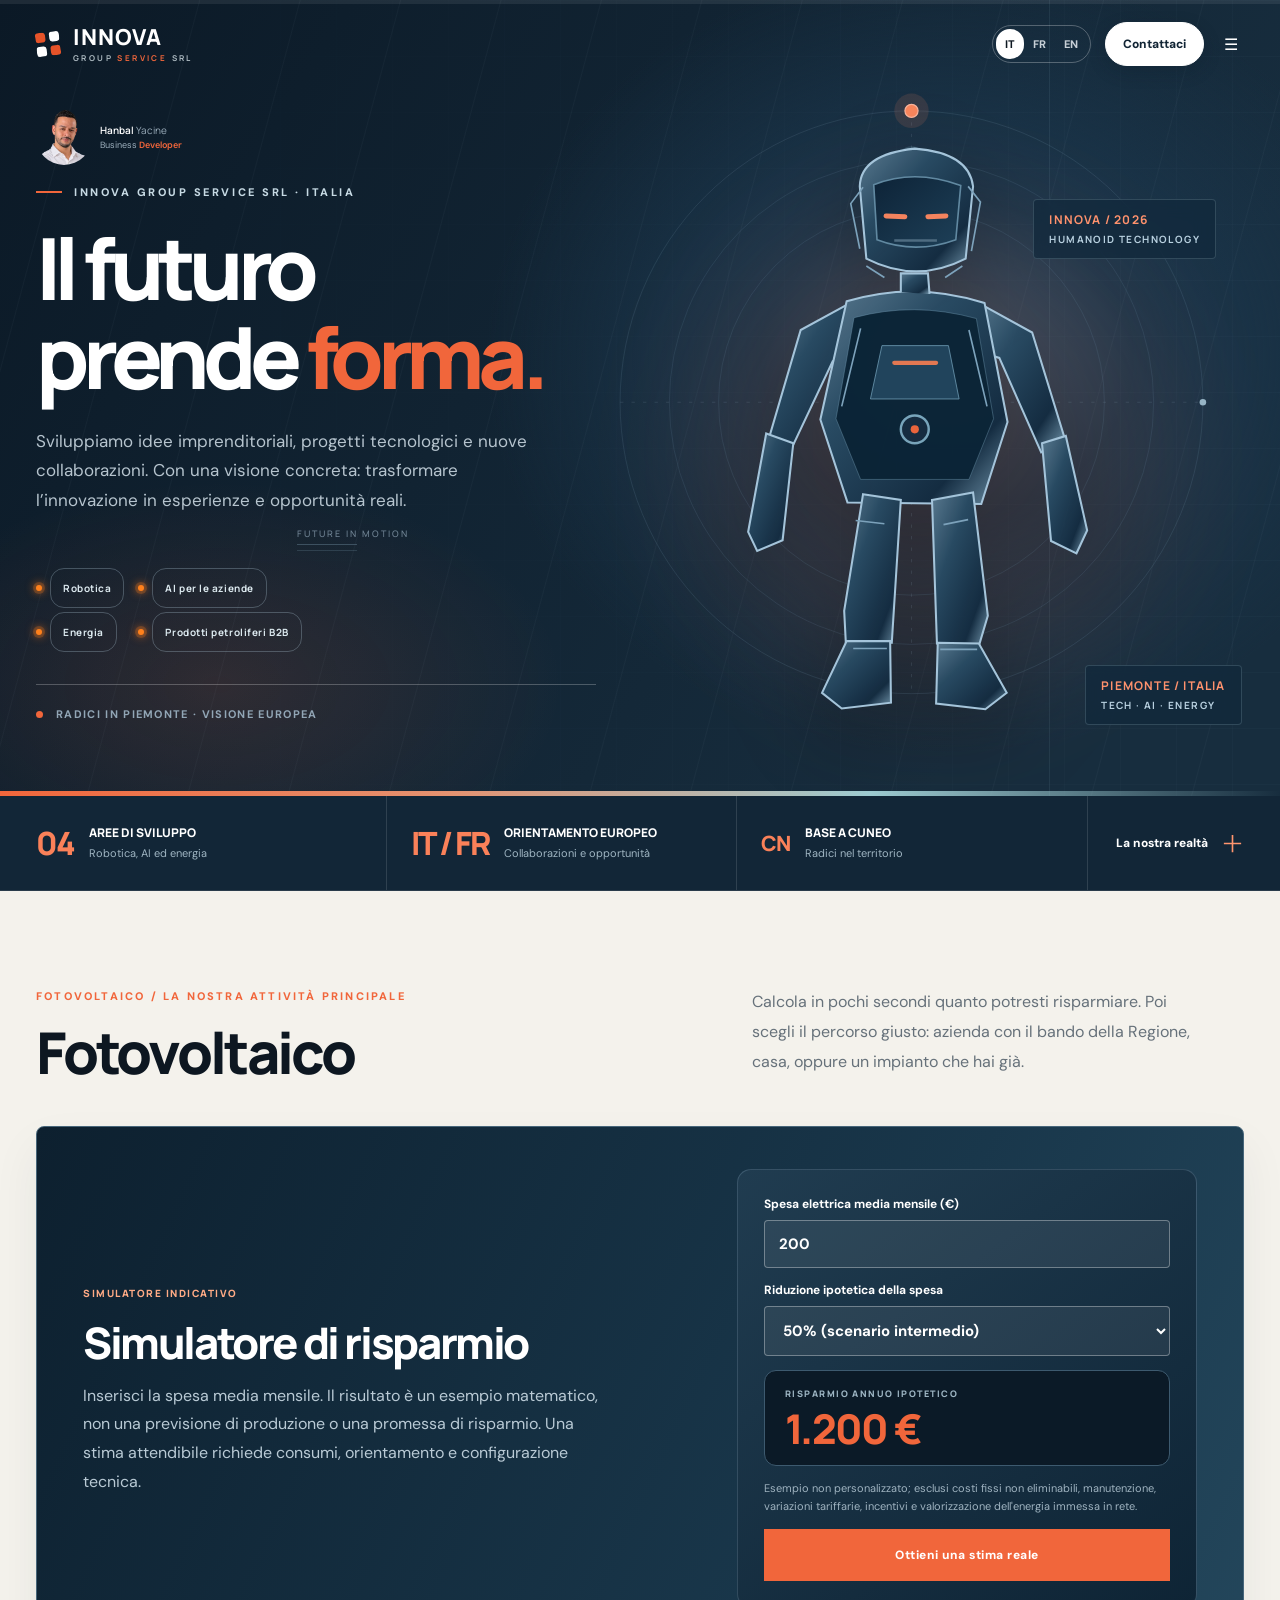
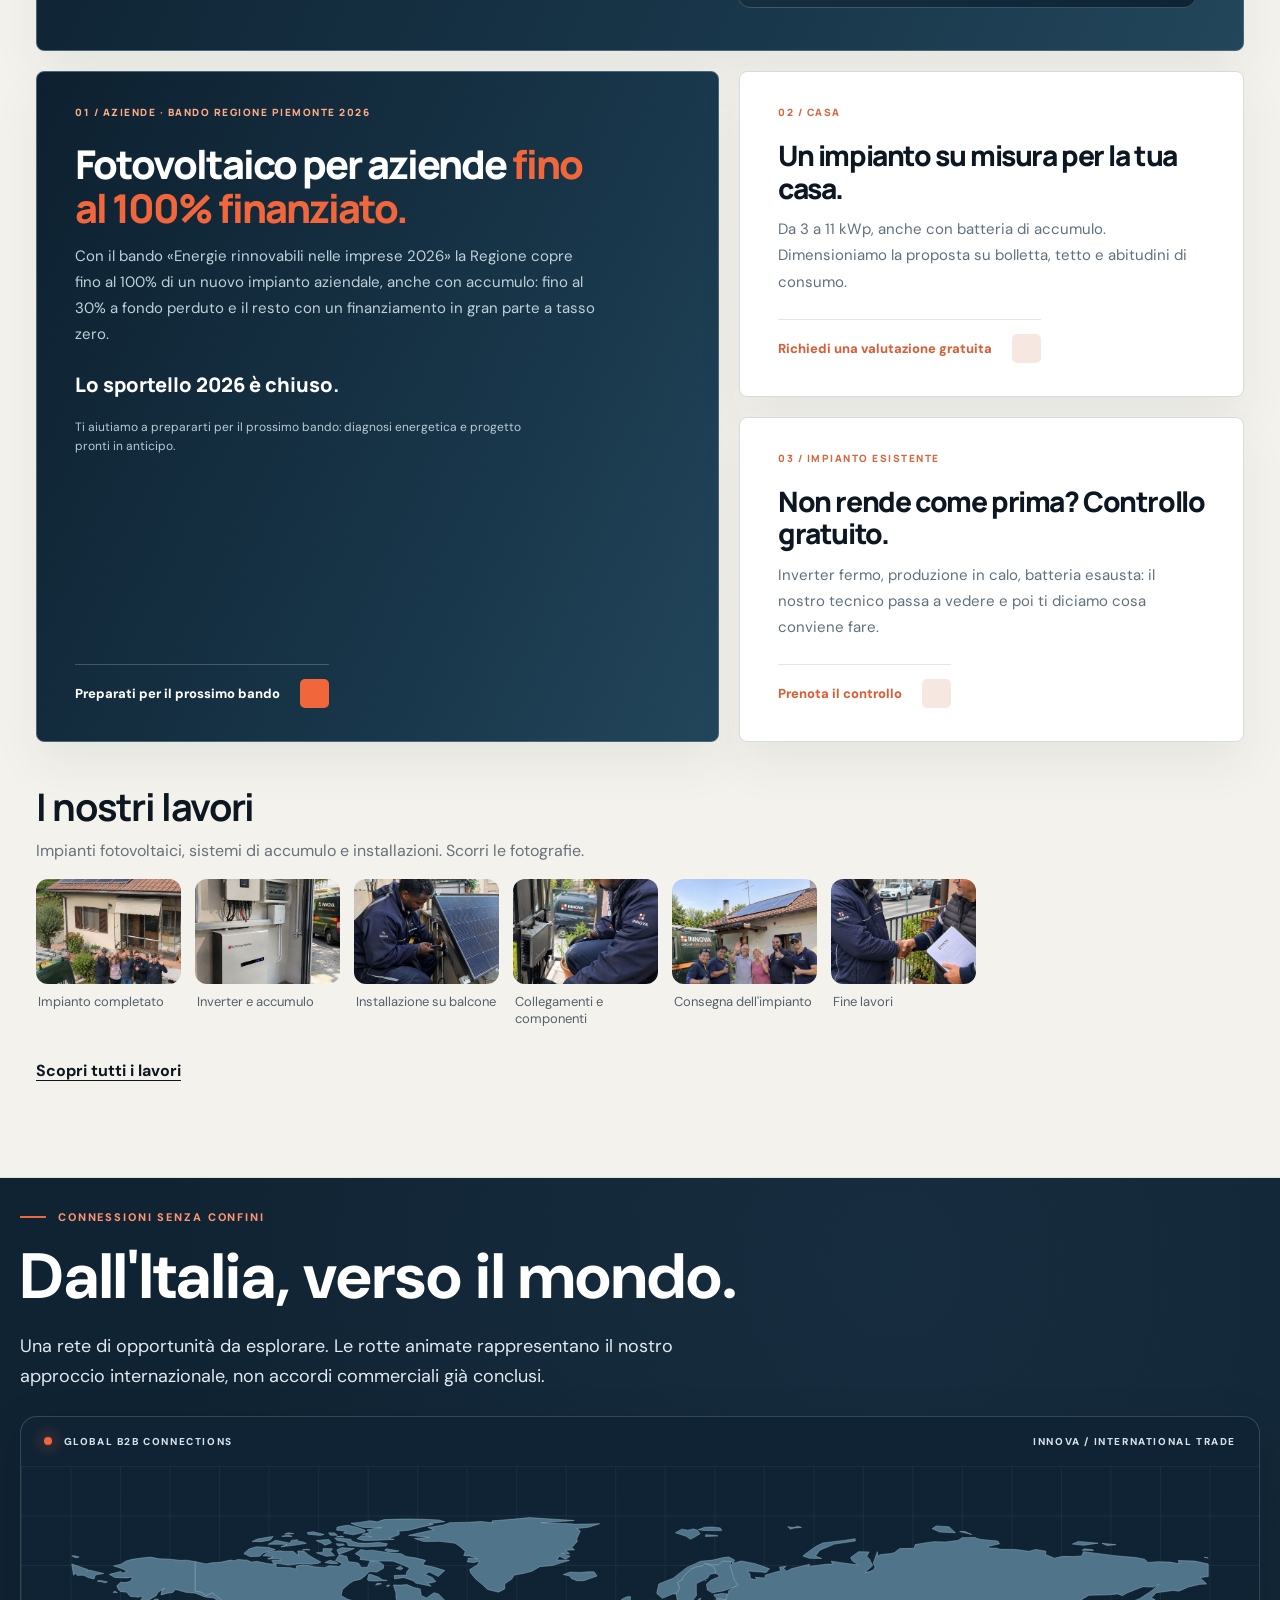
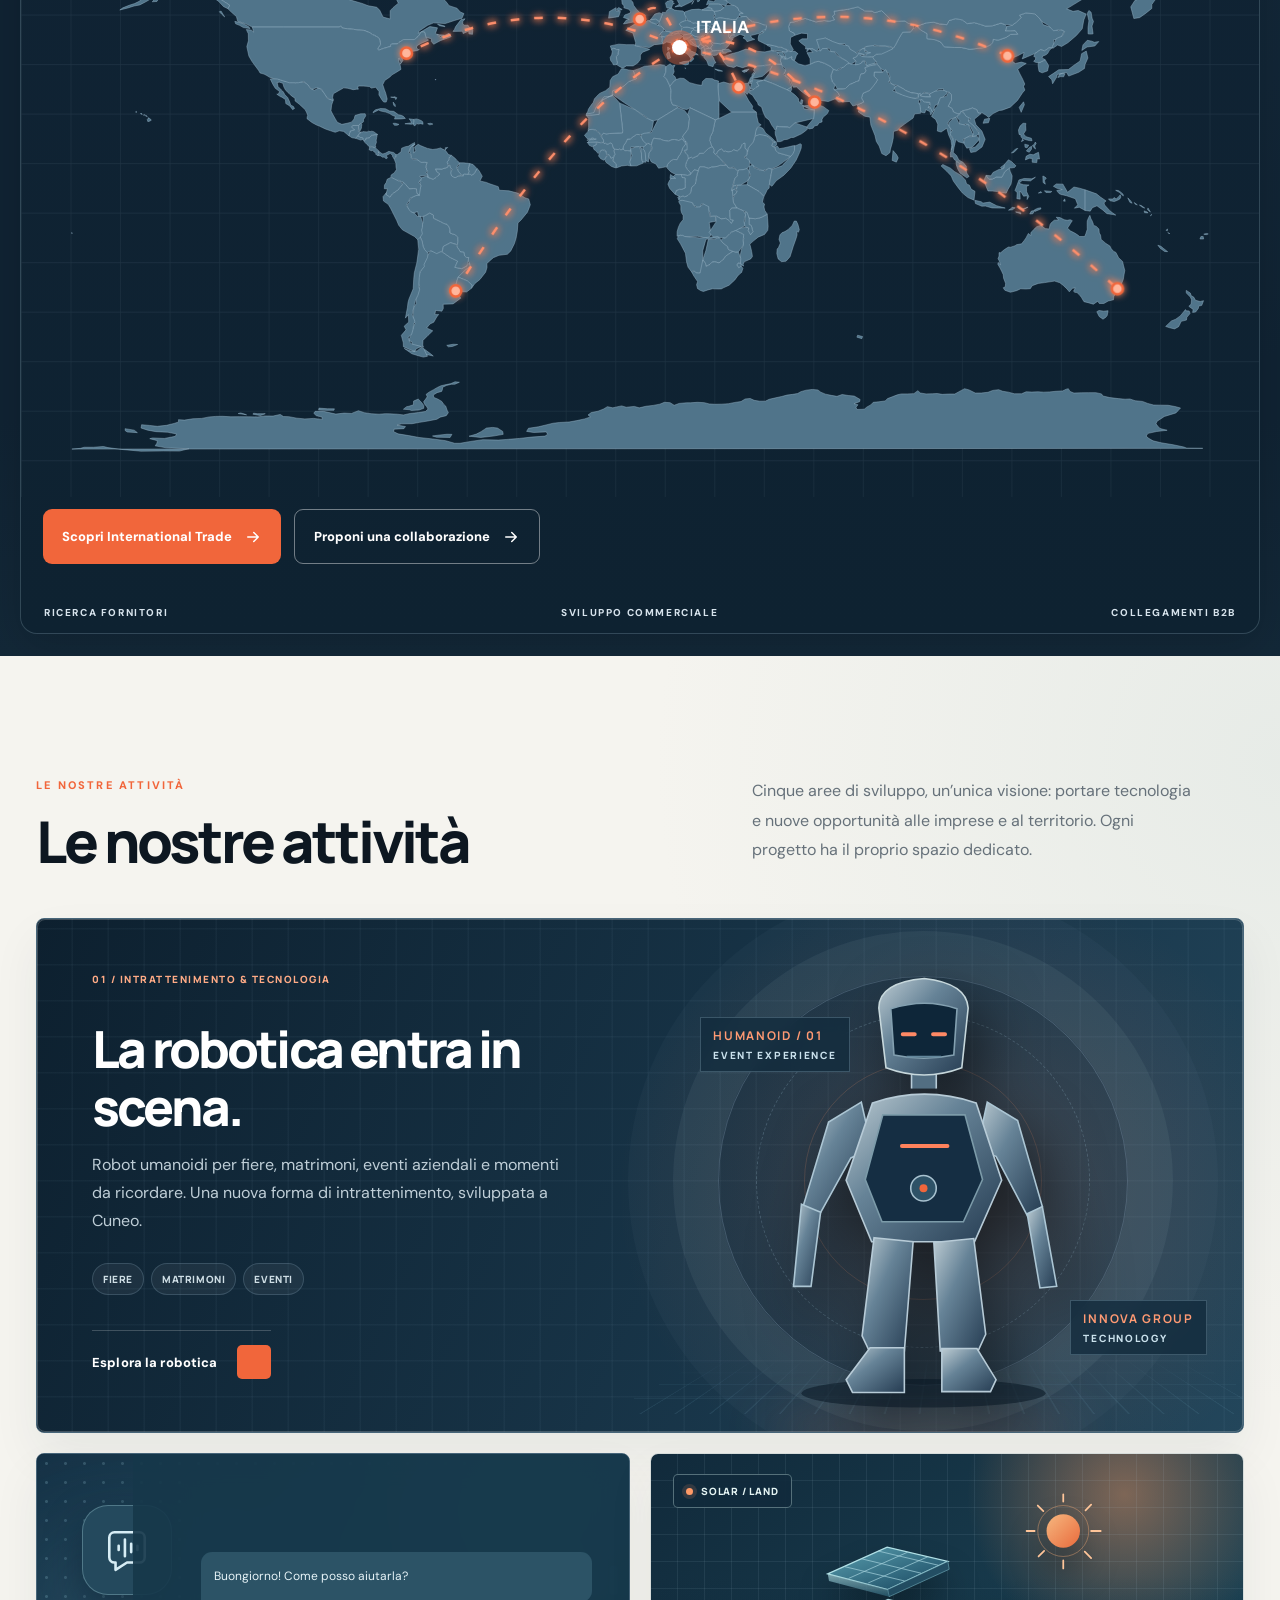
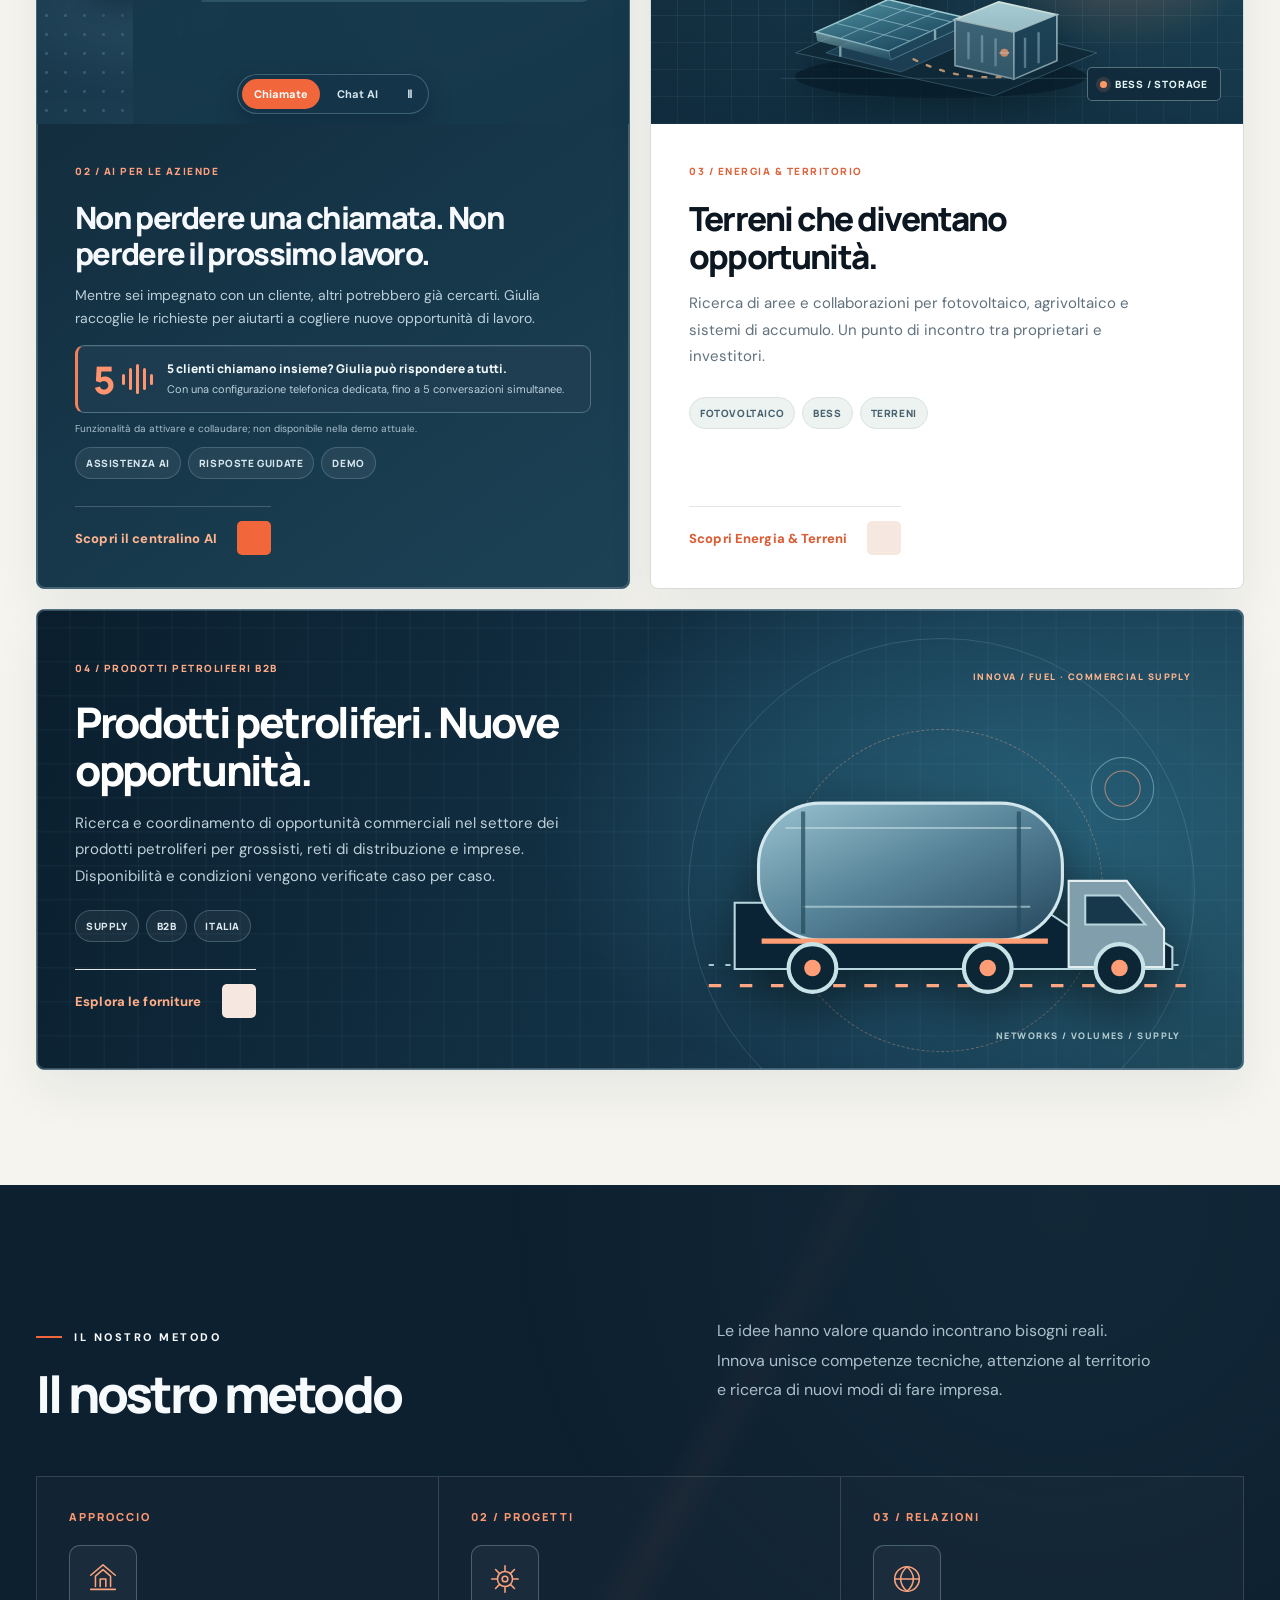
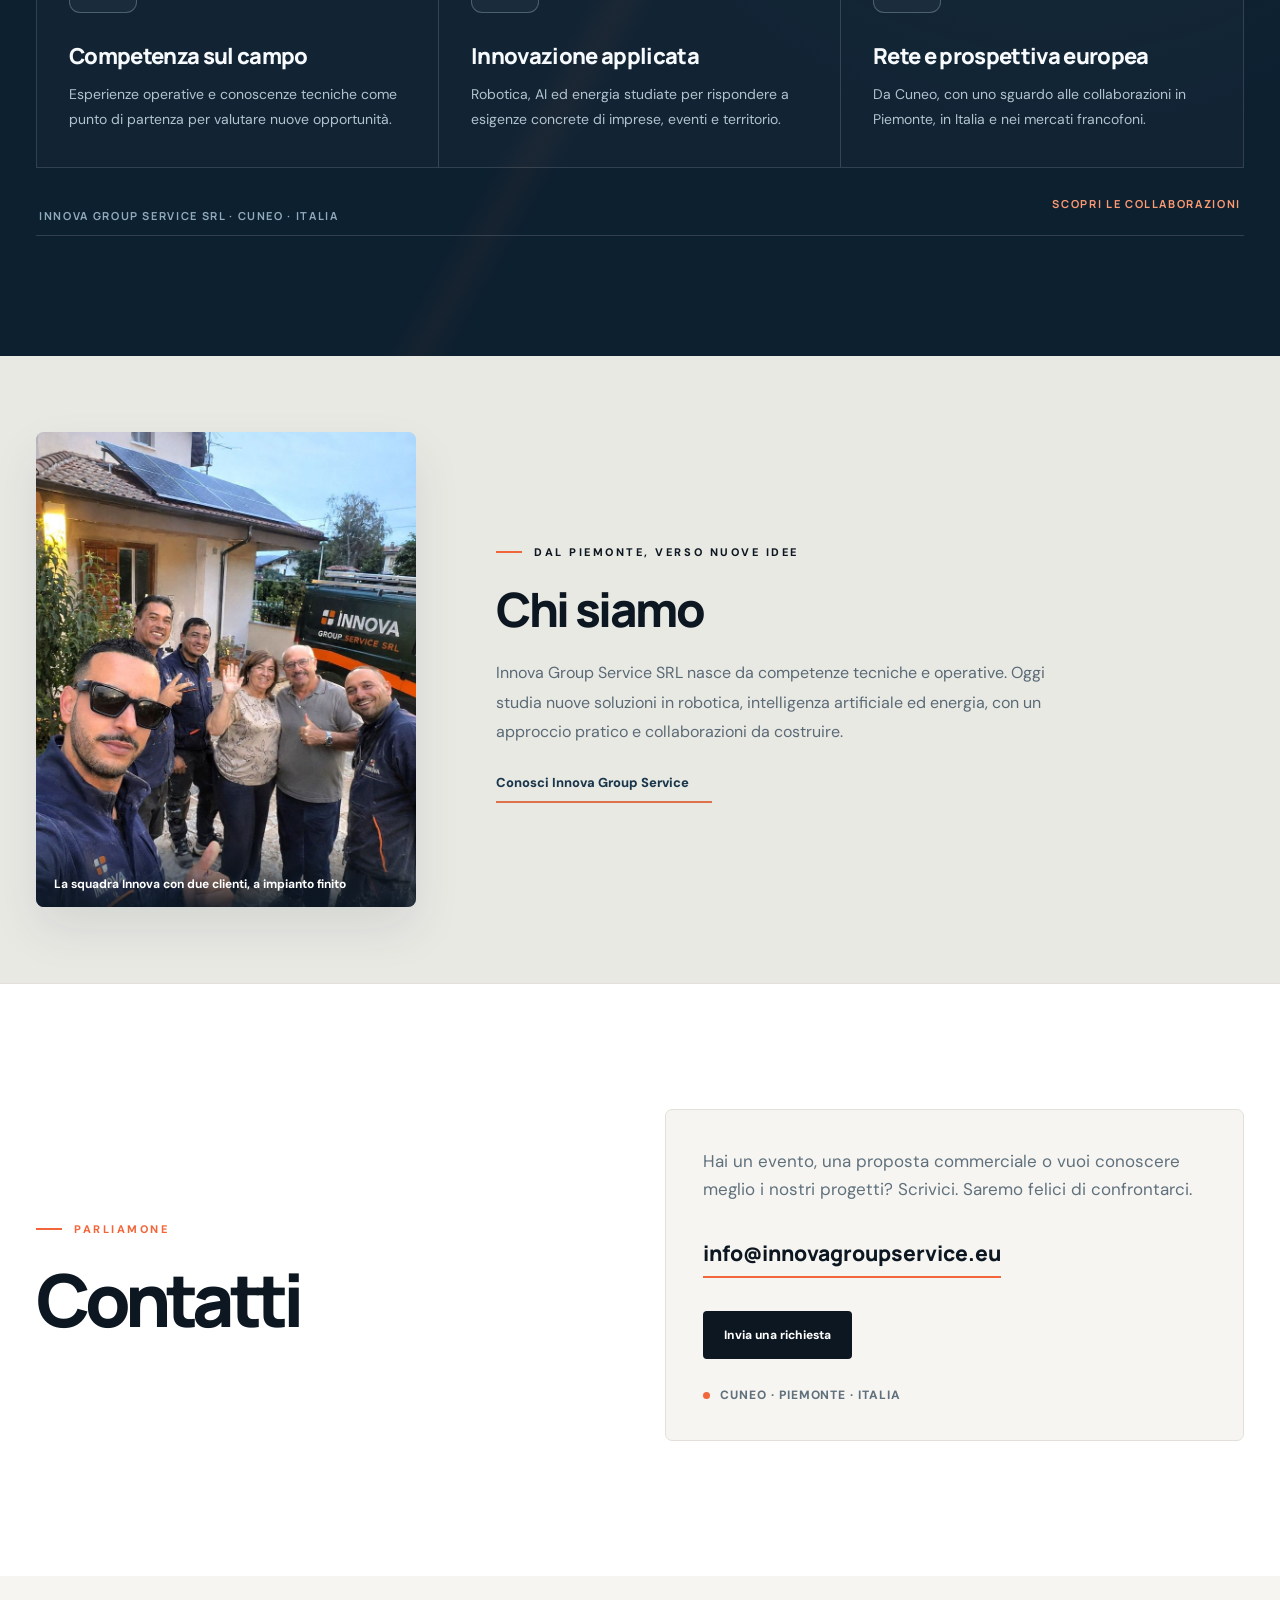
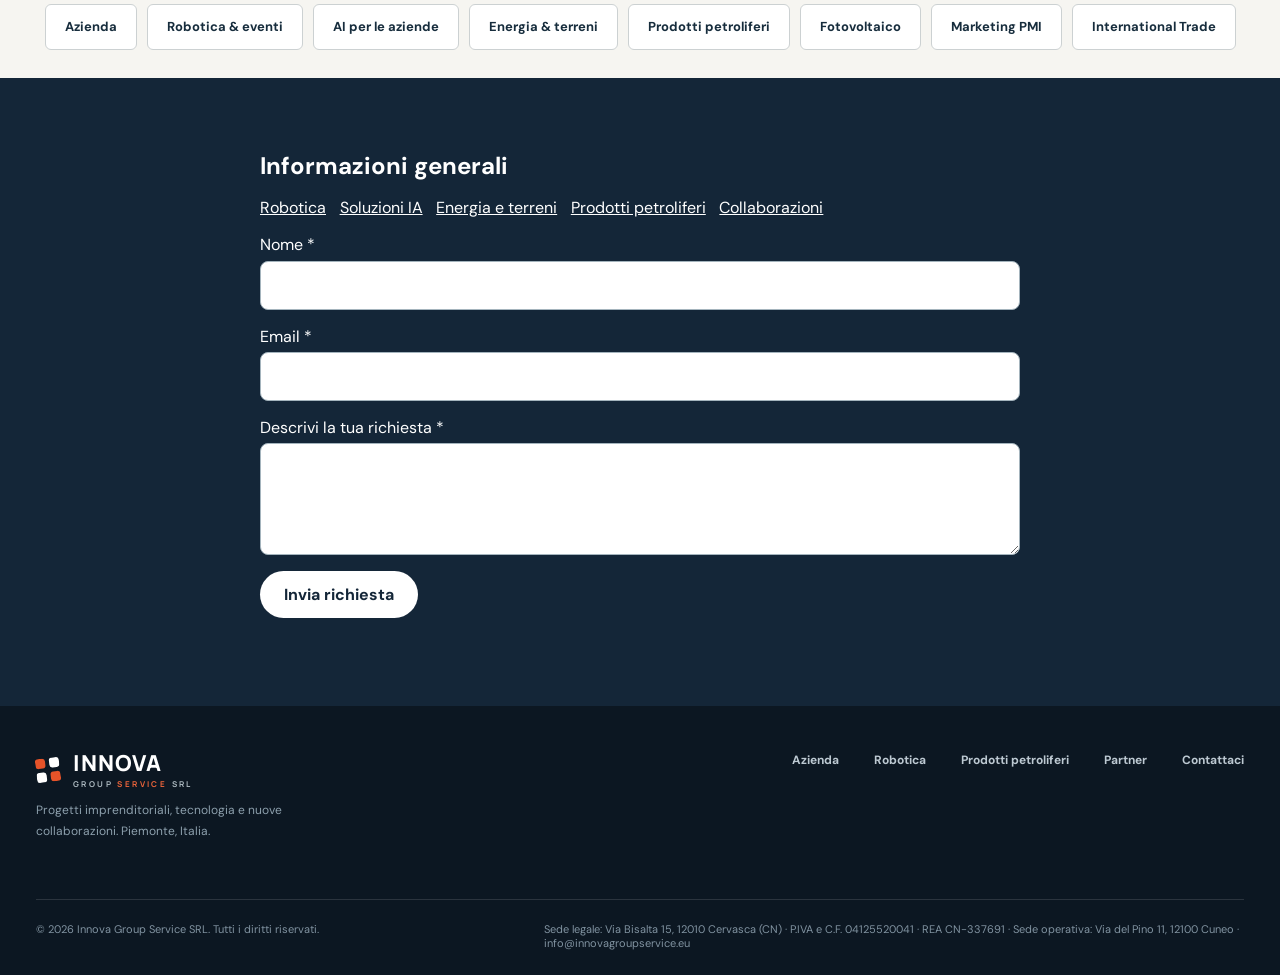
<file: index.html>
<!doctype html>
<html lang="it">
<head>
  <meta charset="utf-8">
  <meta name="viewport" content="width=device-width, initial-scale=1">
  <meta name="theme-color" content="#111a24">
  <meta name="description" content="Innova Group Service SRL a Cuneo: robotica, AI per le aziende, energia e marketing per piccole e medie imprese. Scopri i nostri progetti e servizi.">
  <title>Innova Group Service SRL — Idee, tecnologia, futuro</title>
  <link rel="preconnect" href="https://fonts.googleapis.com">
  <link rel="preconnect" href="https://fonts.gstatic.com" crossorigin>
  <link href="https://fonts.googleapis.com/css2?family=DM+Sans:wght@400;500;600;700&family=Manrope:wght@400;500;600;700;800&display=swap" rel="stylesheet">
  <style>
    :root { --ink:#0d1721;--navy:#111e2b;--navy2:#1b3043;--blue:#6588a9;--orange:#f1663b;--paper:#f6f5f1;--cream:#edeae2;--white:#fff;--muted:#66717b;--border:#deded8; }
    *{box-sizing:border-box}html{scroll-behavior:smooth}body{margin:0;background:var(--paper);color:var(--ink);font-family:'DM Sans',sans-serif;-webkit-font-smoothing:antialiased}a{color:inherit;text-decoration:none}button{font:inherit}::selection{background:#f7b4a0;color:#101820}.container{width:min(1240px,calc(100% - 72px));margin:auto}
    .site-header{height:88px;position:absolute;inset:0 0 auto;z-index:20;color:#fff}.nav-inner{height:100%;display:flex;align-items:center;justify-content:space-between;gap:26px}.brand{display:flex;align-items:center;gap:13px;flex:none}.brand-symbol{display:none!important;width:39px;height:39px;display:grid;grid-template-columns:repeat(2,1fr);gap:3px;transform:rotate(-7deg)}.brand-symbol span{display:block;background:var(--orange);border-radius:2px}.brand-symbol span:nth-child(2){background:#fff;opacity:.9}.brand-symbol span:nth-child(3){background:#fff;opacity:.9}.brand-symbol span:nth-child(4){background:var(--orange)}.brand-text{font:800 22px/1 'Manrope',sans-serif;letter-spacing:.05em}.brand-text small{display:block;margin-top:6px;font:700 8px/1 'Manrope',sans-serif;letter-spacing:.30em}.nav-links{display:flex;align-items:center;gap:32px;margin-left:auto}.nav-links a{font-size:13px;font-weight:700;color:#e2e9ed;transition:color .2s}.nav-links a:hover{color:#fff}.nav-actions{display:flex;align-items:center;gap:14px}.lang-switch{display:flex;align-items:center;border:1px solid #ffffff45;border-radius:100px;padding:3px}.lang-switch button{font-size:11px;font-weight:800;color:#c8d0d7;background:transparent;border:0;border-radius:30px;padding:8px 9px;cursor:pointer}.lang-switch button.active{background:#fff;color:var(--ink)}.header-cta{display:inline-flex;align-items:center;gap:16px;padding:13px 17px;border:1px solid #ffffff55;font-size:12px;font-weight:800;white-space:nowrap}.header-cta:hover{background:#ffffff15}.mobile-menu{display:none;background:transparent;border:0;color:white;cursor:pointer}
    .hero{background:#122232;color:white;min-height:810px;position:relative;overflow:hidden;display:flex;align-items:center}.hero:before{content:"";position:absolute;inset:0;background:radial-gradient(ellipse 65% 70% at 83% 48%,#25435e 0%,#122637 42%,transparent 80%),linear-gradient(125deg,#0d1926 0%,#162838 80%)}.hero:after{content:"";position:absolute;top:0;bottom:0;right:28%;width:1px;background:#ffffff12}.hero-grid{position:absolute;inset:0;opacity:.18;background-image:linear-gradient(#7391a621 1px,transparent 1px),linear-gradient(90deg,#7391a621 1px,transparent 1px);background-size:72px 72px;mask-image:linear-gradient(to right,transparent 25%,black)}.hero-content{position:relative;z-index:3;padding:150px 0 100px;width:100%}.hero-copy{width:54%;max-width:710px}.eyebrow{display:inline-flex;align-items:center;gap:12px;font-size:11px;font-weight:800;letter-spacing:.23em;text-transform:uppercase}.eyebrow:before{content:"";width:26px;height:2px;background:var(--orange)}.hero .eyebrow{color:#c0d2de}.hero h1{margin:32px 0 25px;font:800 clamp(56px,6.7vw,101px)/1.035 'Manrope',sans-serif;letter-spacing:-.077em}.hero h1 em{font-style:normal;color:var(--orange)}.hero-desc{font-size:17px;line-height:1.75;color:#b6c4ce;max-width:530px}.hero-buttons{display:flex;align-items:center;gap:20px;margin-top:38px;flex-wrap:wrap}.btn{display:inline-flex;align-items:center;justify-content:center;gap:24px;min-height:52px;padding:15px 23px;font-size:12px;font-weight:800;letter-spacing:.04em;transition:transform .2s,background .2s}.btn:hover{transform:translateY(-2px)}.btn-primary{background:var(--orange);color:#fff}.btn-primary:hover{background:#e35428}.btn-outline{border:1px solid #ffffff58;color:white}.btn-outline:hover{background:#ffffff12}.btn-ink{background:var(--ink);color:#fff}.arrow-icon{width:20px;height:20px;display:block;flex:none;stroke:currentColor;fill:none;stroke-width:1.75;stroke-linecap:round;stroke-linejoin:round;transition:transform .2s}.arrow-icon-down{stroke-width:1.65}.btn:hover .arrow-icon:not(.arrow-icon-down),.header-cta:hover .arrow-icon,.contact-btn:hover .arrow-icon{transform:translate(2px,-2px)}.btn:hover .arrow-icon-down{transform:translateY(2px)}.hero-note{border-top:1px solid #ffffff3d;margin-top:75px;padding-top:22px;display:flex;align-items:center;gap:13px;font-size:11px;letter-spacing:.12em;color:#92a6b6;text-transform:uppercase;font-weight:700}.hero-note span{width:7px;height:7px;background:var(--orange);border-radius:50%}
    .hero-art{position:absolute;z-index:2;right:-4%;top:3%;width:57%;height:94%;pointer-events:none;opacity:.97}.hero-art svg{width:100%;height:100%;overflow:visible}.hero-art .orbit{transform-origin:455px 405px;transform-box:view-box;animation:orbit 35s linear infinite}.hero-art .planet-orbit{transform-origin:455px 405px;transform-box:view-box}.hero-art .planet-orbit-one{animation:planetOrbitOne 15s linear infinite}.hero-art .planet-orbit-two{animation:planetOrbitTwo 23s linear infinite}.hero-art .planet-orbit-three{animation:planetOrbitThree 31s linear infinite}.hero-art .glow{filter:blur(24px);opacity:.23}.hero-art .contour{stroke:#7ba5c0;stroke-width:1;opacity:.28;fill:none}.hero-art .outline{stroke:#a9c9df;stroke-width:2.5;fill:url(#metal)}.hero-art .detail{stroke:#80a6bf;stroke-width:2;fill:none}.hero-art .orange{fill:var(--orange)}@keyframes orbit{to{transform:rotate(360deg)}}@keyframes planetOrbitOne{from{transform:rotate(35deg)}to{transform:rotate(395deg)}}@keyframes planetOrbitTwo{from{transform:rotate(145deg)}to{transform:rotate(-215deg)}}@keyframes planetOrbitThree{from{transform:rotate(265deg)}to{transform:rotate(625deg)}}
    .ticker{background:#e7e4dc;border-bottom:1px solid #d5d4cd}.ticker-inner{min-height:73px;display:flex;justify-content:space-between;align-items:center;gap:20px}.ticker-label{font-size:10px;color:#656e73;letter-spacing:.2em;font-weight:800;text-transform:uppercase}.ticker-right{display:flex;gap:54px;align-items:center;color:#344352;font-size:12px;font-weight:800;letter-spacing:.08em}.ticker-right b{color:var(--orange);padding-right:7px}
    section{scroll-margin-top:80px}.intro{padding:142px 0 135px}.section-top{display:flex;justify-content:space-between;align-items:start;gap:40px}.section-number{font-size:11px;color:var(--orange);letter-spacing:.2em;font-weight:800}.section-title{font:800 clamp(39px,4.5vw,68px)/1.09 'Manrope',sans-serif;letter-spacing:-.055em;margin:22px 0 0}.section-title span{color:var(--orange)}.section-lead{max-width:430px;color:#5d6870;font-size:16px;line-height:1.8;padding-top:55px}.intro-grid{margin-top:70px;display:grid;grid-template-columns:repeat(3,1fr);border-top:1px solid var(--border);border-bottom:1px solid var(--border)}.intro-stat{padding:40px 38px;border-right:1px solid var(--border)}.intro-stat:first-child{padding-left:0}.intro-stat:last-child{border-right:0}.intro-stat b{display:block;font:800 23px/1.2 'Manrope',sans-serif;margin-bottom:13px;letter-spacing:-.035em}.intro-stat p{font-size:13px;color:#63707a;line-height:1.7;margin:0}
    .project{background:var(--navy);color:white;overflow:hidden}.project-inner{min-height:640px;display:grid;grid-template-columns:1fr 1fr}.project-image{position:relative;background:radial-gradient(ellipse at 50% 35%,#426078 0%,#1a3042 43%,#0d1924 100%);display:flex;align-items:center;justify-content:center;overflow:hidden}.project-image:before{content:"";position:absolute;inset:-10%;background:repeating-linear-gradient(90deg,transparent 0 78px,#ffffff09 79px 80px)}.robot-visual{width:min(75%,465px);position:relative;z-index:2;filter:drop-shadow(8px 20px 35px #06101990)}.image-caption{position:absolute;left:35px;bottom:28px;color:#d4dfe8;font-size:10px;letter-spacing:.15em;text-transform:uppercase;font-weight:800}.image-badge{position:absolute;right:32px;top:32px;border:1px solid #ffffff60;border-radius:30px;padding:10px 15px;color:#e3ebef;font-size:10px;letter-spacing:.12em;text-transform:uppercase;font-weight:800}.image-badge span{color:var(--orange)}.project-copy{padding:96px clamp(38px,6vw,110px);display:flex;flex-direction:column;justify-content:center}.project h2{font:800 clamp(41px,4.5vw,67px)/1.08 'Manrope',sans-serif;letter-spacing:-.06em;margin:30px 0 21px}.project-copy>p{max-width:470px;color:#b1c1ce;line-height:1.75;font-size:16px}.project-points{padding:0;margin:30px 0 38px;list-style:none}.project-points li{display:flex;align-items:center;gap:15px;padding:13px 0;border-bottom:1px solid #ffffff1a;color:#e4edf4;font-size:14px}.project-points li:before{content:"";width:7px;height:7px;background:var(--orange);border-radius:50%;flex:none}.project .btn{align-self:flex-start}
    .occasions{padding:128px 0;background:#f2f0ea}.occasions-head{display:flex;align-items:end;justify-content:space-between;gap:48px;margin-bottom:47px}.occasions-head .section-title{max-width:750px}.occasions-lead{max-width:370px;color:#647079;line-height:1.8;font-size:15px}.occasion-grid{display:grid;grid-template-columns:repeat(3,minmax(0,1fr));gap:14px}.occasion-card{background:#fff;padding:31px;min-height:225px;border:1px solid #e1dfd7;display:flex;flex-direction:column;transition:transform .2s,border-color .2s}.occasion-card:hover{transform:translateY(-4px);border-color:#f1663b77}.occasion-card-top{display:flex;align-items:center;justify-content:space-between;color:var(--orange);font-weight:800;font-size:12px;letter-spacing:.13em}.occasion-card-top .occasion-mark{width:21px;height:21px;display:block;fill:none;stroke:currentColor;stroke-width:1.65;stroke-linecap:round;stroke-linejoin:round}.occasion-card h3{font:800 23px/1.25 'Manrope',sans-serif;letter-spacing:-.04em;margin:26px 0 10px}.occasion-card p{font-size:13px;line-height:1.7;color:#68747c;margin:0}.occasion-bottom{border-top:1px solid #d7d8d3;margin-top:34px;padding-top:28px;display:flex;justify-content:space-between;align-items:center;gap:25px}.occasion-bottom p{max-width:500px;font-size:14px;line-height:1.7;color:#69737b;margin:0}.occasion-bottom .btn{white-space:nowrap}
    .solutions{padding:135px 0}.solutions-head{display:flex;justify-content:space-between;align-items:end;gap:40px;margin-bottom:58px}.solutions-head p{max-width:380px;color:#63707a;line-height:1.7}.cards{display:grid;grid-template-columns:repeat(3,1fr);gap:16px}.service-card{background:#ebe9e3;min-height:370px;padding:35px;display:flex;flex-direction:column;transition:background .2s,transform .2s}.service-card:hover{background:#e4e0d7;transform:translateY(-4px)}.card-icon{width:62px;height:62px;border:1px solid #c8cbc9;display:flex;align-items:center;justify-content:center;color:var(--orange)}.card-icon svg{width:30px;height:30px}.card-index{color:#879099;font-size:11px;letter-spacing:.15em;font-weight:800;margin-top:38px}.service-card h3{font:800 25px/1.25 'Manrope',sans-serif;letter-spacing:-.04em;margin:14px 0}.service-card p{font-size:14px;line-height:1.7;color:#647079;max-width:285px;margin:0}.service-card .card-arrow{margin-top:auto;align-self:flex-end;width:24px;height:24px;color:var(--orange)}
    .geo{background:#e9e6de;padding:115px 0;position:relative;overflow:hidden}.geo:before{content:"";position:absolute;right:-170px;top:-220px;width:770px;height:770px;border:1px solid #cdd3d3;border-radius:50%;box-shadow:0 0 0 80px #d5dcdb30,0 0 0 160px #d5dcdb28,0 0 0 240px #d5dcdb20}.geo-inner{position:relative;display:grid;grid-template-columns:1.05fr 1fr;gap:100px;align-items:center}.geo h2{font:800 clamp(40px,4.5vw,66px)/1.1 'Manrope',sans-serif;letter-spacing:-.06em;margin:25px 0}.geo p{line-height:1.8;color:#62707c;max-width:500px}.geo-locations{display:grid;gap:12px}.location-item{background:#f5f3ee;padding:25px 30px;display:flex;justify-content:space-between;align-items:center;gap:20px;border-left:3px solid transparent}.location-item:first-child{border-left-color:var(--orange)}.location-item b{display:block;font:800 19px 'Manrope',sans-serif;letter-spacing:-.035em}.location-item small{color:#819098;display:block;margin-top:5px}.location-item>span{font:800 12px 'Manrope',sans-serif;color:#d9633d;letter-spacing:.1em}
    .partners{padding:135px 0}.partner-wrap{display:grid;grid-template-columns:1fr 1fr;gap:100px;align-items:start}.partners h2{font:800 clamp(41px,4vw,62px)/1.1 'Manrope',sans-serif;letter-spacing:-.06em;margin:25px 0}.partners p{line-height:1.8;color:#637079;max-width:540px}.partner-steps{counter-reset:steps;border-top:1px solid var(--border)}.partner-step{padding:27px 0;border-bottom:1px solid var(--border);display:grid;grid-template-columns:56px 1fr;gap:15px}.partner-step:before{counter-increment:steps;content:"0" counter(steps);font-size:13px;color:var(--orange);font-weight:800;padding-top:4px}.partner-step b{display:block;font:800 19px 'Manrope',sans-serif;letter-spacing:-.03em;margin-bottom:7px}.partner-step small{font-size:13px;line-height:1.6;color:#77818a}
    .contact{background:var(--orange);color:#fff;padding:115px 0}.contact-content{display:grid;grid-template-columns:1fr 1fr;gap:50px;align-items:end}.contact .eyebrow:before{background:white}.contact h2{font:800 clamp(55px,5.7vw,88px)/1.02 'Manrope',sans-serif;letter-spacing:-.075em;margin:26px 0 0}.contact-right{padding-bottom:7px}.contact-right p{font-size:18px;line-height:1.65;max-width:490px;margin:0 0 35px;color:#fff5ef}.contact-email{display:inline-block;font:800 clamp(16px,1.5vw,22px) 'Manrope',sans-serif;padding-bottom:9px;border-bottom:2px solid #fff;overflow-wrap:anywhere}.contact-email:hover{opacity:.75}.contact-btn{display:inline-flex;align-items:center;gap:14px;margin-top:33px;background:var(--ink);padding:16px 21px;font-weight:800;font-size:12px}
    footer{background:#0c1722;color:#bdc9d2;padding:46px 0 25px}.footer-main{display:flex;justify-content:space-between;gap:36px;align-items:start}.footer-main .brand{color:#fff}.footer-main p{font-size:12px;line-height:1.75;max-width:330px;color:#8da0ad}.footer-links{display:flex;gap:35px;font-size:12px;font-weight:700}.footer-links a:hover{color:white}.footer-bottom{border-top:1px solid #ffffff20;padding-top:22px;margin-top:45px;display:flex;justify-content:space-between;gap:30px;font-size:11px;color:#8193a1}.footer-bottom span{max-width:700px}
    @media(max-width:1100px){.nav-links{gap:18px}.hero-art{right:-13%;width:62%;opacity:.55}.hero-copy{width:70%}.project-copy{padding:65px 48px}.geo-inner{gap:50px}.partner-wrap{gap:50px}}
    @media(max-width:760px){.container{width:calc(100% - 38px)}.site-header{height:76px}.brand-text{font-size:17px}.brand-text small{font-size:7px}.brand-symbol{display:none!important;height:32px;width:32px}.header-cta{display:none}.mobile-menu{display:block;padding:8px;font-size:24px}.nav-links{display:none;position:absolute;top:70px;left:0;right:0;flex-direction:column;align-items:stretch;gap:0;padding:12px 20px 20px;background:#152638;box-shadow:0 20px 40px #0c18268a}.nav-links.open{display:flex}.nav-links a{padding:13px;border-bottom:1px solid #ffffff15}.hero{min-height:760px}.hero-content{padding:155px 0 80px}.hero-copy{width:100%}.hero h1{font-size:clamp(51px,11.5vw,72px);max-width:600px}.hero-desc{font-size:15px;max-width:460px}.hero-art{right:-70%;top:4%;width:145%;opacity:.22}.hero-note{margin-top:76px;font-size:9px}.ticker-inner{padding:18px 0;display:block}.ticker-right{gap:16px;margin-top:12px;flex-wrap:wrap;font-size:10px}.intro,.solutions,.partners{padding:85px 0}.section-top,.solutions-head{display:block}.section-lead{padding:15px 0 0}.intro-grid,.cards{grid-template-columns:1fr}.intro-grid{margin-top:35px}.intro-stat,.intro-stat:first-child{border-right:0;border-bottom:1px solid var(--border);padding:25px 0}.intro-stat:last-child{border-bottom:0}.project-inner{grid-template-columns:1fr}.project-image{min-height:430px}.robot-visual{width:min(67%,315px)}.project-copy{padding:66px 20px 75px}.solutions-head{margin-bottom:35px}.service-card{min-height:295px;padding:27px}.card-index{margin-top:30px}.geo{padding:80px 0}.geo-inner,.partner-wrap,.contact-content{grid-template-columns:1fr;gap:35px}.geo:before{opacity:.5}.partners h2,.geo h2{font-size:43px}.contact{padding:85px 0}.contact h2{font-size:61px}.contact-right p{font-size:16px}.footer-main,.footer-bottom{display:block}.footer-links{margin-top:30px;gap:20px;flex-wrap:wrap}.footer-bottom>*{display:block;margin-top:10px}}
    @media(max-width:900px){.occasions-head{display:block}.occasions-lead{max-width:650px}.occasion-grid{grid-template-columns:repeat(2,minmax(0,1fr))}.occasion-bottom{align-items:flex-start;flex-direction:column}}
    @media(max-width:760px){.occasions{padding:82px 0}.occasions-head{margin-bottom:32px}.occasion-grid{grid-template-columns:1fr}.occasion-card{min-height:190px}.occasion-bottom .btn{white-space:normal}}

    /* Salute to the temple: the original face and body never move. */
    .robot-visual{overflow:visible}
    @media(max-width:760px){
      .project-image{min-height:0;padding:28px 18px 29px;display:flex;flex-direction:column;gap:17px}
      .image-badge{position:relative;top:auto;right:auto;order:0;align-self:center;max-width:100%;padding:9px 13px;font-size:9px;line-height:1.4;letter-spacing:.1em;text-align:center}
      .project-image .robot-visual{order:1;width:min(68vw,286px);height:auto;flex:none}
      .image-caption{position:relative;left:auto;bottom:auto;order:2;max-width:100%;font-size:9px;line-height:1.5;letter-spacing:.10em;text-align:center}
    }
    @media(prefers-reduced-motion:reduce){html{scroll-behavior:auto}.hero-art .orbit,.hero-art .planet-orbit{animation:none}.btn,.service-card{transition:none}}
    /* Keep the hero aligned with the global grid and its note on one line. */
    .hero-content.container{width:min(1240px,calc(100% - 72px))}
    .hero-note span:not(:first-child){width:auto;height:auto;background:none;border-radius:0}
    @media(max-width:760px){.hero-content.container{width:calc(100% - 38px)}}
    .heritage{padding:110px 0;background:#e9e6de}.heritage-grid{display:grid;grid-template-columns:.8fr 1.2fr;gap:100px;align-items:start}.heritage-year{font:800 clamp(92px,12vw,180px)/.9 'Manrope',sans-serif;letter-spacing:-.09em;color:#cfcec6;margin:25px 0}.heritage-copy h2{font:800 clamp(38px,4.5vw,62px)/1.08 'Manrope',sans-serif;letter-spacing:-.055em;margin:20px 0 26px}.heritage-copy h2 span{color:var(--orange)}.heritage-copy>p{color:#53616c;line-height:1.8;font-size:16px;max-width:670px}.heritage-features{display:grid;grid-template-columns:1fr 1fr;gap:18px;margin-top:35px}.heritage-feature{border-top:2px solid #c4c8c8;padding-top:17px}.heritage-feature b{display:block;font:800 19px 'Manrope',sans-serif;margin-bottom:9px}.heritage-feature p{font-size:13px;line-height:1.65;color:#637079;margin:0}
    @media(max-width:760px){.heritage{padding:80px 0}.heritage-grid{grid-template-columns:1fr;gap:8px}.heritage-year{font-size:95px;margin:15px 0}.heritage-features{grid-template-columns:1fr}}
  
    /* Innova Voice: integrated business service */
    .voice-section{padding:106px 0;background:#132638;color:#f7f8f7;position:relative;overflow:hidden}
    .voice-section:before{content:"";position:absolute;inset:0;background:radial-gradient(ellipse at 90% 10%,#2c4e644a,transparent 55%);pointer-events:none}
    .voice-section .container{position:relative}
    .voice-head{display:grid;grid-template-columns:1.1fr .9fr;gap:55px;align-items:end;margin-bottom:34px}
    .voice-section .section-number{color:#afc7d2}
    .voice-head h2{font:800 clamp(38px,4.6vw,70px)/1.05 'Manrope',sans-serif;letter-spacing:-.065em;margin:18px 0 0}
    .voice-head h2 span{color:#ff8560}
    .voice-lead{font-size:16px;line-height:1.8;color:#becdd8;margin:0}
    .voice-tags{display:flex;flex-wrap:wrap;gap:8px;margin:0 0 28px}
    .voice-tags span{display:inline-flex;border:1px solid #ffffff25;border-radius:100px;padding:9px 14px;color:#dbe8ee;font-size:12px;font-weight:700}
    .voice-grid{display:grid;grid-template-columns:.85fr 1.15fr;gap:24px;align-items:stretch}
    .voice-value{padding:30px;border:1px solid #ffffff20;background:#ffffff0a}
    .voice-value h3{font:800 23px/1.2 'Manrope',sans-serif;margin:0 0 19px}
    .voice-steps{display:grid;gap:18px}
    .voice-steps div{display:flex;gap:15px;align-items:start;font-size:14px;color:#c6d3dd;line-height:1.6}
    .voice-steps b{font:800 18px 'Manrope',sans-serif;color:#ff865f}
    .voice-note{margin:24px 0 0;padding-top:22px;border-top:1px solid #ffffff20;font-size:12px;line-height:1.6;color:#a9bcc9}
    .voice-demo{background:#f9faf8;border:1px solid #fff3;color:#182331;overflow:hidden;box-shadow:0 22px 50px #0002}
    .voice-demo-top{background:#e7eee9;padding:22px 24px;display:flex;align-items:center;justify-content:space-between;gap:16px}
    .voice-demo-top h3{font:800 18px 'Manrope',sans-serif;margin:0}
    .voice-demo-top small{font-size:11px;color:#4d626c}
    .voice-demo-led{width:9px;height:9px;border-radius:50%;background:#19a67d;box-shadow:0 0 0 5px #19a67d20;flex:none}
    .voice-tabs{display:flex;gap:6px;overflow:auto;padding:14px 18px;border-bottom:1px solid #dfe7e6}
    .voice-tabs button{white-space:nowrap;border:1px solid #d2dcda;border-radius:30px;padding:9px 12px;background:white;color:#344958;font-size:12px;font-weight:700;cursor:pointer}
    .voice-tabs button[aria-selected="true"]{border-color:#ec6f48;background:#ffe5dc;color:#8f331d}
    .voice-chat{height:205px;overflow:auto;display:flex;flex-direction:column;gap:10px;padding:20px;background:#f9faf8}
    .voice-bubble{max-width:88%;border-radius:14px;padding:11px 14px;font-size:13px;line-height:1.55;white-space:pre-wrap}
    .voice-bubble.bot{align-self:flex-start;border-bottom-left-radius:3px;background:#e3eae8}
    .voice-bubble.client{align-self:flex-end;border-bottom-right-radius:3px;background:#c9e2ed}
    .voice-demo-actions{padding:0 18px 14px;display:flex;flex-wrap:wrap;gap:7px}
    .voice-demo-actions button{border:1px solid #ccdbd9;background:#fff;color:#1a4052;padding:9px 12px;border-radius:18px;font-size:12px;cursor:pointer}
    .voice-demo-form{display:flex;gap:8px;margin:0 18px 12px}
    .voice-demo-form input{flex:1;min-width:0;border:1px solid #cdd9d7;border-radius:4px;background:#fff;color:#122230;padding:11px;font:inherit;font-size:13px}
    .voice-demo-form button,.voice-audio{background:#173246;color:white;border:0;padding:10px 13px;font-size:12px;font-weight:700;cursor:pointer}
    .voice-demo-bottom{padding:12px 18px;background:#edf3f2;color:#536773;font-size:11px;line-height:1.55}
    .voice-audio{margin:0 0 12px 18px;background:transparent;border:1px solid #b4c9d0;color:#173246}
    .voice-demo-status{background:#f9faf8;padding:0 18px 13px;display:flex;align-items:center;gap:7px;color:#476775;font-size:11px;font-weight:700}
    .voice-demo-status-led{display:inline-block;height:7px;width:7px;border-radius:50%;background:#28a37b}
    .voice-chat{height:300px}
    .voice-summary{align-self:stretch;max-width:100%;background:#fff;border:1px solid #b6d3d1;border-left:4px solid #e9794c;border-radius:10px;padding:13px 16px;line-height:1.7;font-size:12px;color:#183645;white-space:pre-line}
    .voice-demo-form #voiceMic{background:#eff5f3;color:#183645;border:1px solid #ccdbd9;border-radius:5px;padding:8px 12px;font-size:16px}
    .voice-demo-form #voiceMic[hidden],.voice-audio[hidden]{display:none}
    .voice-demo-form #voiceMic.listening{color:#fff;background:#b84332;animation:voiceMicPulse 1.2s ease-in-out infinite}
    @keyframes voiceMicPulse{50%{box-shadow:0 0 0 5px #b8433228}}
    .voice-eyebrow{display:block;color:#ff9c7f;letter-spacing:.17em;font-size:10px;font-weight:800;margin-bottom:13px}
    .voice-expand-intro{max-width:795px;margin:75px 0 27px}
    .voice-expand-intro h3,.voice-sector-head h3,.voice-snapshot h3,.voice-setup h3,.voice-faq h3{font:800 clamp(25px,3vw,39px)/1.14 'Manrope',sans-serif;letter-spacing:-.045em;margin:0 0 12px}
    .voice-expand-intro p,.voice-sector-head p,.voice-snapshot-copy p,.voice-faq-head p{color:#b8cbd4;font-size:14px;line-height:1.8;margin:0}
    .voice-feature-grid{display:grid;grid-template-columns:repeat(3,minmax(0,1fr));border-top:1px solid #ffffff2c;border-bottom:1px solid #ffffff2c}
    .voice-feature-item{padding:27px 25px 30px;border-right:1px solid #ffffff24;border-bottom:1px solid #ffffff24}
    .voice-feature-item:nth-child(3n){border-right:none}
    .voice-feature-item:nth-last-child(-n+3){border-bottom:0}
    .voice-feature-item>span{font-size:10px;color:#ff9978;letter-spacing:.12em;font-weight:800}
    .voice-feature-item h4{font:800 18px/1.25 'Manrope',sans-serif;letter-spacing:-.025em;margin:17px 0 9px}
    .voice-feature-item p{font-size:13px;line-height:1.75;color:#b9ccd6;margin:0}
    .voice-sector-head{display:flex;justify-content:space-between;align-items:end;gap:40px;margin:85px 0 25px}
    .voice-sector-head>div{max-width:600px}
    .voice-sector-head p{max-width:380px}
    .voice-sector-grid{display:grid;grid-template-columns:repeat(4,minmax(0,1fr));gap:14px}
    .voice-sector-item{display:flex;flex-direction:column;min-height:268px;background:#1d3548;border:1px solid #ffffff1d;padding:23px 21px;transition:background .2s,border-color .2s}
    .voice-sector-item:hover{background:#24445a;border-color:#ffffff45}
    .voice-sector-code{display:flex;justify-content:space-between;align-items:center;gap:10px;font:800 13px 'Manrope',sans-serif;color:#ff9c7f}
    .voice-sector-code span{font:700 9px 'DM Sans',sans-serif;letter-spacing:.09em;color:#bdcdd6}
    .voice-sector-item h4{font:800 19px/1.3 'Manrope',sans-serif;margin:24px 0 9px;letter-spacing:-.03em}
    .voice-sector-item p{font-size:12px;line-height:1.75;color:#bdd0da;margin:0 0 25px}
    .voice-sector-item button{border:0;border-top:1px solid #ffffff35;background:none;padding:14px 0 0;color:#ffe1d8;font-size:11px;font-weight:800;display:flex;justify-content:space-between;align-items:center;gap:8px;width:100%;margin-top:auto;cursor:pointer;text-align:left}
    .voice-sector-item button:hover,.voice-sector-item button:focus-visible{color:#fff}
    .voice-sector-item button span:last-child{font-size:21px;line-height:1}
    .voice-snapshot{display:grid;grid-template-columns:1fr .95fr;gap:55px;align-items:center;margin:90px 0 0;padding:46px 0;border-top:1px solid #ffffff26;border-bottom:1px solid #ffffff26}
    .voice-snapshot-copy{max-width:525px}
    .voice-snapshot-copy h3{max-width:460px}
    .voice-snapshot-copy p{margin:16px 0 24px}
    .voice-channel-title{font-size:11px;color:#ff9c7f;font-weight:800;margin:20px 0 10px}
    .voice-channel-list{display:flex;flex-wrap:wrap;gap:7px}
    .voice-channel-list span{border:1px solid #ffffff45;border-radius:25px;padding:8px 11px;color:#d7e4eb;font-size:11px;font-weight:700}
    .voice-snapshot-copy small{display:block;line-height:1.6;font-size:11px;color:#9eb2bf;margin-top:12px}
    .voice-snapshot-card{background:#eef3ef;color:#193040;border-radius:9px;padding:27px 31px;box-shadow:0 25px 45px #06152145;max-width:520px;width:100%;justify-self:end}
    .voice-snapshot-top{display:flex;justify-content:space-between;align-items:center;gap:12px;padding-bottom:15px;border-bottom:1px solid #cbd8d4}
    .voice-snapshot-top strong{font-size:10px;letter-spacing:.12em;color:#61747d}
    .voice-snapshot-top>span{background:#fbe1d7;color:#9a3b28;padding:7px 9px;border-radius:4px;font-size:9px;font-weight:900;letter-spacing:.08em}
    .voice-snapshot-card h4{font:800 22px/1.2 'Manrope',sans-serif;letter-spacing:-.035em;margin:22px 0 18px}
    .voice-snapshot-card dl{margin:0}
    .voice-snapshot-card dl>div{display:grid;grid-template-columns:100px 1fr;gap:12px;border-bottom:1px solid #d6e1dd;padding:12px 0;font-size:12px;line-height:1.5}
    .voice-snapshot-card dt{color:#67808a}
    .voice-snapshot-card dd{margin:0;font-weight:700;color:#1b3443}
    .voice-snapshot-foot{font-size:10px;line-height:1.6;color:#6c7e83;margin-top:17px}
    .voice-setup{margin:80px 0 10px}
    .voice-setup-head{max-width:685px;margin-bottom:26px}
    .voice-setup-grid{display:grid;grid-template-columns:repeat(3,minmax(0,1fr));gap:24px}
    .voice-setup-grid>div{border-top:2px solid #ef825e;padding:22px 12px 0 0}
    .voice-setup-grid span{font:800 36px 'Manrope',sans-serif;color:#ff9875}
    .voice-setup-grid h4{font:800 18px 'Manrope',sans-serif;margin:14px 0 9px}
    .voice-setup-grid p{font-size:13px;line-height:1.7;color:#b6c8d3;margin:0}
    .voice-faq{display:grid;grid-template-columns:.78fr 1.22fr;gap:60px;margin:87px 0 12px;padding-top:39px;border-top:1px solid #ffffff2b}
    .voice-faq-head p{margin-top:13px}
    .voice-faq-list details{border-bottom:1px solid #ffffff36}
    .voice-faq-list details:first-child{border-top:1px solid #ffffff36}
    .voice-faq-list summary{list-style:none;display:flex;align-items:center;justify-content:space-between;gap:20px;padding:20px 0;cursor:pointer;font-size:14px;font-weight:800;line-height:1.5}
    .voice-faq-list summary::-webkit-details-marker{display:none}
    .voice-faq-list summary>span:last-child{font:400 24px 'Manrope',sans-serif;color:#ff9c7f;transition:transform .2s}
    .voice-faq-list details[open] summary>span:last-child{transform:rotate(45deg)}
    .voice-faq-list details p{margin:-2px 30px 18px 0;font-size:12px;line-height:1.85;color:#b8cbd4}
    .voice-faq-list summary:focus-visible,.voice-sector-item button:focus-visible{outline:2px solid #ff9c7f;outline-offset:4px}
    .voice-bottom-grid{display:grid;grid-template-columns:1fr 1fr;gap:24px;margin-top:24px}
    .voice-roi,.voice-plans{padding:28px;border:1px solid #ffffff26;background:#ffffff0b}
    .voice-roi h3,.voice-plans h3{font:800 22px 'Manrope',sans-serif;margin:0 0 8px}
    .voice-roi p,.voice-plans p{color:#bfced8;font-size:13px;line-height:1.7;margin:0 0 18px}
    .voice-input{display:block;font-size:12px;font-weight:700;color:#e7edef;margin-top:16px}
    .voice-input strong{float:right;color:#ff9c7f}
    .voice-input input{display:block;width:100%;margin-top:12px;accent-color:#f1663b}
    .voice-result{border-top:1px solid #ffffff25;margin-top:22px;padding-top:17px;color:#b9ced8;font-size:12px}
    .voice-result output{display:block;color:#fff;font:800 34px 'Manrope',sans-serif;margin-top:6px}
    .voice-plan-grid{display:grid;grid-template-columns:1fr 1fr;gap:12px}
    .voice-plan{border:1px solid #ffffff32;padding:16px;background:#0d1d2c}
    .voice-plan b{font-size:15px}
    .voice-plan strong{display:block;font:800 25px 'Manrope',sans-serif;color:#ff9b7a;margin-top:10px}
    .voice-plan small{display:block;line-height:1.55;color:#bed0d9;margin-top:6px;font-size:11px}
    .voice-disclaimer{color:#aebfc9;font-size:11px;line-height:1.6;margin-top:15px}
    .voice-cta{display:flex;align-items:center;justify-content:space-between;gap:18px;margin-top:30px;border-top:1px solid #ffffff2b;padding-top:26px}
    .voice-cta p{font-size:14px;color:#c9d8df;margin:0;line-height:1.65}
    .voice-cta .btn{white-space:nowrap}
    @media(max-width:1080px){.voice-sector-grid{grid-template-columns:repeat(2,minmax(0,1fr))}.voice-sector-item{min-height:235px}}
    @media(max-width:880px){.voice-feature-grid{grid-template-columns:repeat(2,minmax(0,1fr))}.voice-feature-item:nth-child(3n){border-right:1px solid #ffffff24}.voice-feature-item:nth-child(2n){border-right:0}.voice-feature-item:nth-last-child(-n+3){border-bottom:1px solid #ffffff24}.voice-feature-item:nth-last-child(-n+2){border-bottom:0}.voice-sector-head{align-items:start;flex-direction:column;gap:12px}.voice-snapshot{grid-template-columns:1fr;gap:25px}.voice-snapshot-card{justify-self:start;max-width:600px}.voice-faq{grid-template-columns:1fr;gap:24px}}
    @media(max-width:760px){.voice-expand-intro{margin-top:58px}.voice-expand-intro h3,.voice-sector-head h3,.voice-snapshot h3,.voice-setup h3,.voice-faq h3{font-size:28px}.voice-feature-grid,.voice-sector-grid,.voice-setup-grid{grid-template-columns:1fr}.voice-feature-item,.voice-feature-item:nth-child(3n),.voice-feature-item:nth-child(2n){border-right:0;border-bottom:1px solid #ffffff24;padding:23px 10px}.voice-feature-item:nth-last-child(2){border-bottom:1px solid #ffffff24}.voice-feature-item:last-child{border-bottom:0}.voice-sector-head{margin-top:60px}.voice-sector-item{min-height:215px}.voice-snapshot{margin-top:55px;gap:22px}.voice-snapshot-card{padding:21px}.voice-snapshot-card dl>div{grid-template-columns:79px 1fr}.voice-setup{margin-top:55px}.voice-setup-grid{gap:28px}.voice-faq{margin-top:60px}.voice-faq-list summary{font-size:13px}}
    @media(max-width:880px){.voice-head,.voice-grid,.voice-bottom-grid{grid-template-columns:1fr}.voice-head{gap:20px}}
    @media(max-width:760px){.voice-section{padding:78px 0}.voice-value,.voice-roi,.voice-plans{padding:22px}.voice-plan-grid{grid-template-columns:1fr}.voice-cta{align-items:stretch;flex-direction:column}.voice-cta .btn{justify-content:center}.voice-head h2{font-size:40px}.voice-demo-top{padding:17px}}

  
    /* Energy land scouting — Innova */
    .energy-land{background:#f0eee8;padding:112px 0;color:#132434}.energy-land-head{display:grid;grid-template-columns:1.15fr .85fr;gap:60px;align-items:end;margin-bottom:45px}.energy-land h2{font:800 clamp(39px,4.8vw,70px)/1.08 'Manrope',sans-serif;letter-spacing:-.06em;margin:20px 0}.energy-land h2 span{color:var(--orange)}.energy-land-lead{font-size:16px;line-height:1.85;color:#596b75}.energy-land-grid{display:grid;grid-template-columns:repeat(3,minmax(0,1fr));gap:15px}.energy-land-card{background:white;border:1px solid #dfdfd8;padding:32px;min-height:250px}.energy-land-card .number{font:800 13px 'Manrope',sans-serif;color:var(--orange)}.energy-land-card h3{font:800 23px/1.25 'Manrope',sans-serif;letter-spacing:-.035em;margin:28px 0 13px}.energy-land-card p{color:#62727c;font-size:14px;line-height:1.75;margin:0}.energy-land-bottom{display:grid;grid-template-columns:1fr 1fr;gap:40px;align-items:center;margin-top:28px;padding:32px;background:#14283a;color:white}.energy-land-bottom h3{font:800 25px/1.2 'Manrope',sans-serif;margin:0 0 10px}.energy-land-bottom p{color:#c1d0d9;line-height:1.7;font-size:14px;margin:0}.energy-land-actions{display:flex;gap:12px;flex-wrap:wrap;justify-content:flex-end}.energy-land-actions .btn{min-height:48px}.energy-land-actions .btn-outline{border-color:#ffffff70}.energy-land-disclaimer{font-size:12px;color:#72808a;line-height:1.6;margin-top:18px}@media(max-width:760px){.energy-land{padding:78px 0}.energy-land-head,.energy-land-grid,.energy-land-bottom{grid-template-columns:1fr}.energy-land-head{gap:4px}.energy-land-grid{gap:12px}.energy-land-card{min-height:0;padding:26px}.energy-land-bottom{gap:22px;padding:26px}.energy-land-actions{justify-content:flex-start}}
  
.project-hub{padding:110px 0}.hub-intro{max-width:620px;color:#61707b;line-height:1.8;margin:22px 0 36px}.hub-grid{display:grid;grid-template-columns:repeat(3,1fr);gap:16px}.hub-card{background:#fff;border:1px solid #dfded7;padding:30px;min-height:310px;display:flex;flex-direction:column;transition:transform .2s,border-color .2s}.hub-card:hover{transform:translateY(-4px);border-color:#f1663b}.hub-card>span{color:#e2663d;font-size:11px;font-weight:800;letter-spacing:.12em}.hub-card h3{font:800 25px/1.2 'Manrope',sans-serif;letter-spacing:-.04em;margin:35px 0 12px}.hub-card p{font-size:14px;line-height:1.7;color:#63717b}.hub-card b{margin-top:auto;font-size:12px;color:#d55d37}.detail-back{padding:24px 0;background:#eae8e1}.detail-back a{font-size:13px;font-weight:800;color:#1c3546}.detail-page .site-header{position:relative;background:#142638}.detail-page .site-header .nav-inner{min-height:88px}.detail-page .hero,.detail-page .intro,.detail-page .heritage,.detail-page .ticker,.detail-page .occasions,.detail-page .solutions,.detail-page .geo,.detail-page .partners,.detail-page .contact{display:none}.detail-page .project-hub{display:none}.detail-page .project{display:none}.detail-page .voice-section{display:none}.detail-page .energy-land{display:none}.detail-page.robot-detail .project,.detail-page.robot-detail .occasions{display:block}.detail-page.voice-detail .voice-section{display:block}.detail-page.energy-detail .energy-land{display:block}.home-page .project,.home-page .occasions,.home-page .solutions,.home-page .voice-section,.home-page .energy-land{display:none}@media(max-width:760px){.hub-grid{grid-template-columns:1fr}.project-hub{padding:75px 0}.hub-card{min-height:240px}.detail-page .site-header .nav-inner{min-height:76px}}

/* Separate corporate pages and mobile project navigation */
.home-page .intro,.home-page .heritage,.home-page .geo,.home-page .partners{display:none}
.detail-page.company-detail .intro,.detail-page.company-detail .heritage,.detail-page.company-detail .geo{display:block}
.detail-page.partner-detail .partners,.detail-page.partner-detail .contact{display:block}
@media(max-width:1150px){.nav-links{display:none;position:absolute;top:88px;left:0;right:0;flex-direction:column;align-items:stretch;gap:0;padding:12px 20px 20px;background:#152638;box-shadow:0 20px 40px #0c18268a}.nav-links.open{display:flex}.nav-links a{padding:13px;border-bottom:1px solid #ffffff15}.mobile-menu{display:block;padding:8px;font-size:24px}}
@media(max-width:760px){.nav-links{top:76px}}

/* Home project showcase: editorial layouts, graphics and interactive robot. */
.home-page .project-hub{padding:108px 0 90px;background:#f4f2ec}
.home-page .hub-head{display:grid;grid-template-columns:1.05fr .8fr;gap:70px;align-items:end;margin-bottom:45px}
.home-page .hub-head .section-title{margin-top:18px}
.home-page .hub-intro{margin:0;padding-bottom:8px;max-width:440px;font-size:16px;line-height:1.85;color:#66717a}
.home-page .premium-hub{display:grid;grid-template-columns:repeat(2,minmax(0,1fr));gap:18px}
.home-page .premium-hub .hub-card{min-height:400px;position:relative;overflow:hidden;border-radius:4px;border:1px solid #d9ddd9;padding:33px 38px;background:#fff;display:flex;flex-direction:column;align-items:stretch;box-shadow:0 8px 24px #182c3610;transition:transform .25s ease,box-shadow .25s ease}
.home-page .premium-hub .hub-card:hover{transform:translateY(-3px);box-shadow:0 18px 35px #182c3622}
.home-page .premium-hub .hub-card .hub-card-copy{display:flex;flex-direction:column;align-items:start;position:relative;z-index:2;flex:1;min-width:0}
.home-page .premium-hub .hub-index{font:800 11px/1.4 'Manrope',sans-serif;letter-spacing:.16em;color:#da653e}
.home-page .premium-hub .hub-card h3{font:800 clamp(25px,2.6vw,38px)/1.13 'Manrope',sans-serif;letter-spacing:-.055em;margin:22px 0 15px;max-width:500px}
.home-page .premium-hub .hub-card p{font-size:15px;line-height:1.77;color:#60717d;max-width:470px;margin:0 0 28px}
.home-page .premium-hub .hub-card .hub-card-link{margin-top:auto;display:inline-flex;align-items:center;gap:20px;font-weight:800;font-size:13px;color:#d85e36;padding:14px 0 0;border-top:1px solid #e4e6e2}
.home-page .premium-hub .hub-arrow{width:29px;height:29px;border-radius:50%;display:inline-flex;justify-content:center;align-items:center;background:#f6e8e0;color:#a44b2c;font:700 19px/1 'Manrope',sans-serif;transition:transform .2s}
.home-page .premium-hub .hub-card:hover .hub-arrow{transform:translateX(5px)}
.home-page .premium-hub .feature-robot{grid-column:1/-1;min-height:425px;background:linear-gradient(110deg,#102535 0%,#17364b 68%,#29495a 100%);color:white;border:0;padding:53px 55px}
.home-page .premium-hub .feature-robot .hub-card-copy{max-width:52%}
.home-page .premium-hub .feature-robot .hub-index{color:#ffab86}
.home-page .premium-hub .feature-robot h3{font-size:clamp(38px,4vw,62px);margin-top:38px}
.home-page .premium-hub .feature-robot p{color:#bfced7;font-size:16px}
.home-page .premium-hub .feature-robot .hub-card-link{color:#fff;border-color:#ffffff33}
.home-page .premium-hub .feature-robot .hub-arrow{background:#f1663b;color:white}
.home-page .hub-robot-stage{position:absolute;z-index:1;right:5%;top:-15px;width:43%;height:calc(100% + 40px);display:flex;align-items:center;justify-content:center;pointer-events:none}
.home-page .hub-robot-orbit{position:absolute;width:380px;height:380px;max-width:100%;border:1px solid #9cb7cd44;border-radius:50%;box-shadow:0 0 0 45px #a5c1d512,0 0 0 90px #a5c1d509}
.home-page .hub-robot-svg{display:block;width:min(100%,285px);max-height:110%;filter:drop-shadow(15px 18px 25px #0006)}
.home-page .premium-hub .feature-ai,.home-page .premium-hub .feature-energy{padding-top:215px}
.home-page .hub-visual{position:absolute;left:0;right:0;top:0;height:185px;overflow:hidden}
.home-page .hub-voice-art{background:linear-gradient(130deg,#e4eff0,#c6dadf)}
.home-page .voice-art-icon{position:absolute;top:27px;left:45px;width:90px;height:90px;border-radius:26px;display:grid;place-items:center;background:#f8fcfa;color:#2a546b;box-shadow:0 15px 36px #27576726}
.home-page .voice-art-icon svg{width:50px}
.home-page .voice-art-bars{position:absolute;bottom:55px;right:38px;display:flex;align-items:center;gap:7px;height:72px}
.home-page .voice-art-bars i{width:6px;height:24px;background:#517e8d;border-radius:8px;animation:innovaEqualizer 2.6s ease-in-out infinite}
.home-page .voice-art-bars i:nth-child(2n){height:47px;animation-delay:.25s}
.home-page .voice-art-bars i:nth-child(3n){height:62px;animation-delay:.5s}
.home-page .voice-art-bars i:nth-child(4n){height:30px;animation-delay:.85s}
@keyframes innovaEqualizer{50%{transform:scaleY(.45)}}
.home-page .hub-energy-art{background:linear-gradient(140deg,#193b4d,#28566a);display:grid;place-items:center}
.home-page .hub-energy-art:before{content:"";position:absolute;inset:0;background:linear-gradient(transparent 96%,#b6d1dc1a 97%),linear-gradient(90deg,transparent 96%,#b6d1dc1a 97%);background-size:36px 36px}
.home-page .hub-energy-art svg{position:relative;height:150px;width:270px;max-width:82%}
.hub-about{background:#e8e6df;padding:76px 0}
.hub-about-inner{display:grid;grid-template-columns:1fr 1fr;gap:70px;align-items:center}
.hub-about h2{font:800 clamp(33px,3.7vw,55px)/1.15 'Manrope',sans-serif;letter-spacing:-.05em;margin:23px 0 0}
.hub-about h2 span{color:#dc6948}
.hub-about-right p{font-size:16px;line-height:1.85;color:#5a6a76;margin:0 0 24px}
.hub-about-link{display:inline-flex;align-items:center;gap:23px;color:#19364b;font-weight:800;font-size:13px;border-bottom:2px solid #df714d;padding-bottom:10px}
.home-page .hero-buttons a:first-child{background:#f1663b}
@media(max-width:900px){.home-page .hub-head{gap:30px}.home-page .premium-hub .feature-robot .hub-card-copy{max-width:57%}.home-page .hub-robot-stage{right:-1%;width:43%}}
@media(max-width:760px){
 .home-page .project-hub{padding:73px 0 65px}
 .home-page .hub-head{grid-template-columns:1fr;gap:18px;margin-bottom:28px}
 .home-page .hub-intro{font-size:14px}
 .home-page .premium-hub{grid-template-columns:1fr;gap:15px}
 .home-page .premium-hub .hub-card{min-height:0;padding:23px 26px 28px}
 .home-page .premium-hub .hub-card h3{font-size:29px;line-height:1.2;margin:17px 0 12px}
 .home-page .premium-hub .hub-card p{font-size:14px;margin-bottom:22px}
 .home-page .premium-hub .feature-robot{grid-column:1;padding:30px 25px 0;min-height:535px;display:flex;flex-direction:column}
 .home-page .premium-hub .feature-robot .hub-card-copy{max-width:100%;flex:0 0 auto}
 .home-page .premium-hub .feature-robot h3{font-size:38px;margin-top:18px;max-width:300px}
 .home-page .premium-hub .feature-robot p{max-width:300px;font-size:14px}
 .home-page .hub-robot-stage{position:relative;align-self:end;margin-top:-15px;margin-right:4px;height:220px;width:70%;right:auto;top:auto;overflow:visible}
 .home-page .hub-robot-svg{max-height:none;height:310px;width:auto;position:absolute;bottom:-57px;right:8px}
 .home-page .hub-robot-orbit{width:210px;height:210px}
 .home-page .premium-hub .feature-ai,.home-page .premium-hub .feature-energy{padding-top:198px}
 .home-page .hub-visual{height:180px}
 .home-page .voice-art-icon{left:27px}
 .home-page .voice-art-bars{right:27px}
 .hub-about{padding:55px 0}
 .hub-about-inner{grid-template-columns:1fr;gap:20px}
 .hub-about-right p{font-size:14px}
}
@media(prefers-reduced-motion:reduce){.home-page .voice-art-bars i{animation:none}}
.handshake-visual{width:min(94%,620px);height:auto;position:relative;z-index:2;overflow:visible;filter:drop-shadow(0 20px 32px #06101965)}.handshake-motion{transform-origin:320px 275px;animation:handshake 1.8s ease-in-out infinite}.handshake-tagline{position:absolute;z-index:3;top:18px;left:0;right:0;text-align:center;color:#f7f6f2;font:800 clamp(12px,1.5vw,17px)/1 'Manrope',sans-serif;letter-spacing:.22em}.project-image{isolation:isolate}@keyframes handshake{0%,100%{transform:translateY(0)}50%{transform:translateY(-5px)}}@media(prefers-reduced-motion:reduce){.handshake-motion{animation:none}}.brand-symbol{display:none!important}/* Riuso robot home anche nella pagina robotica */</style>
  <link rel="stylesheet" href="/home-showcase.css">
  <link rel="stylesheet" href="/business-ai.css">
<style>
    .home-page .quick-sections{display:flex;flex-wrap:wrap;justify-content:center;gap:10px;padding-top:28px;padding-bottom:28px}
    .home-page .quick-sections a{display:inline-flex;align-items:center;justify-content:center;min-height:46px;padding:12px 19px;border:1px solid #ccd1d2;border-radius:6px;color:#172d3d;background:#fff;font-size:13px;font-weight:700;line-height:1.4;text-align:center}
    .home-page .quick-sections a:hover{border-color:#f1663b;color:#b74422}
    .home-page .quick-sections a:focus-visible{outline:2px solid #f1663b;outline-offset:3px}
    @media(max-width:600px){.home-page .quick-sections{gap:8px}.home-page .quick-sections a{flex:1 1 calc(50% - 8px);padding:11px 10px;font-size:12px}}
  </style>
<style>
    /* Compact introduction after removing the two hero calls to action. */
    .home-page .hero{min-height:740px}
    .home-page .hero-content{padding-top:145px;padding-bottom:75px}
    .home-page .hero .hero-desc{margin-bottom:0}
    .home-page .hero-chiprow{margin-top:28px}
    .home-page .hero .hero-note{margin-top:32px}
    @media(max-width:760px){
      .home-page .hero{min-height:0}
      .home-page .hero-content{padding-top:124px;padding-bottom:42px}
      .home-page .hero-chiprow{margin-top:24px}
      .home-page .hero .hero-note{margin-top:26px;padding-top:18px}
    }
  </style>
<style>
.home-page .hero-motion-caption{width:fit-content;margin:12px 0 -10px 40%;color:#96acbe;font:500 9px/1.4 'Manrope',sans-serif;letter-spacing:2px;opacity:.7;white-space:nowrap}
.home-page .hero-motion-caption span{display:block;width:60px;height:7px;margin-top:4px;border-top:1px solid #8fb1c673;border-bottom:1px solid #8fb1c647}
</style>
<link rel="stylesheet" href="/richieste.css">

<style>
  .home-page .nav-links{gap:17px}
  .marketing-home{display:grid;grid-template-columns:1.2fr .8fr;min-height:360px;margin-top:16px;background:#162c3d;color:#fff;border:1px solid #36566b;overflow:hidden;transition:transform .25s,border-color .25s}
  .marketing-home:hover{transform:translateY(-3px);border-color:#f1663b99}
  .marketing-home-copy{padding:48px 52px;display:flex;flex-direction:column;align-items:flex-start}
  .marketing-home-kicker{color:#f78d6c;font:800 10px 'Manrope',sans-serif;letter-spacing:.18em}
  .marketing-home h3{font:800 clamp(31px,3vw,46px)/1.13 'Manrope',sans-serif;letter-spacing:-.05em;margin:20px 0 12px}
  .marketing-home p{font-size:14px;line-height:1.7;color:#b7c8d3;max-width:590px;margin:0}
  .marketing-home-link{display:inline-flex;gap:18px;align-items:center;margin-top:auto;padding-top:20px;color:#fff;font-size:12px;font-weight:800}
  .marketing-home-link span:last-child{color:#ff9470;font-size:22px}
  .marketing-home-art{position:relative;overflow:hidden;background:radial-gradient(circle at 50% 50%,#33576b 0%,#193649 47%,#102a3d 75%);display:flex;align-items:center;justify-content:center}
  .marketing-home-orbit{position:absolute;width:280px;height:280px;border:1px solid #b1d2e24c;border-radius:50%;box-shadow:0 0 0 52px #a8ccdb16,0 0 0 103px #a8ccdb0a;animation:marketingPulse 5s ease-in-out infinite}
  .marketing-home-tile{position:relative;z-index:1;width:192px;height:192px;border:2px solid #ff9470;border-radius:26px;transform:rotate(-8deg);display:flex;flex-direction:column;align-items:center;justify-content:center;box-shadow:0 15px 32px #081822aa,0 0 0 10px #ff805a18;background:linear-gradient(145deg,#203d50,#0a1c2a)}
  .marketing-home-spark{font-size:34px;color:#ff966f;line-height:1}.marketing-home-tile strong{font:800 55px 'Manrope',sans-serif;letter-spacing:-.07em}.marketing-home-tile small{font-size:7px;letter-spacing:.12em;color:#a9c3d2;text-align:center}
  .marketing-home-art-label{position:absolute;bottom:22px;color:#a9c0ce;font-size:9px;letter-spacing:.14em;font-weight:800}
  @keyframes marketingPulse{50%{box-shadow:0 0 0 75px #a8ccdb12,0 0 0 123px #a8ccdb06}}
  @media(max-width:1280px) and (min-width:761px){.home-page .nav-links{display:none}.home-page .mobile-menu{display:block}.home-page .nav-links.open{display:flex;position:absolute;top:78px;left:0;right:0;flex-direction:column;align-items:stretch;gap:0;padding:16px 26px;background:#152638;box-shadow:0 20px 40px #0c18268a}.home-page .nav-links.open a{padding:13px;border-bottom:1px solid #ffffff15}}
  @media(max-width:760px){.marketing-home{grid-template-columns:1fr}.marketing-home-copy{padding:34px 25px}.marketing-home h3{font-size:34px}.marketing-home-art{min-height:255px}.marketing-home-tile{width:160px;height:160px}.marketing-home-tile strong{font-size:47px}}
  @media(prefers-reduced-motion:reduce){.marketing-home-orbit{animation:none}}
</style>
<style id="trade-home-style">
.trade-home-feature{position:relative;overflow:hidden;background:linear-gradient(125deg,#101f2e,#213b50 75%,#122332);color:#fff;padding:78px 0}.trade-home-feature:before{content:"";position:absolute;width:450px;height:450px;right:-120px;top:-180px;border:1px solid #ffffff28;border-radius:50%;box-shadow:0 0 0 75px #ffffff07,0 0 0 150px #ffffff05;animation:tradeOrbit 12s ease-in-out infinite alternate}.trade-home-layout{position:relative;display:grid;grid-template-columns:1.5fr 1fr;align-items:center;gap:50px}.trade-home-feature .trade-kicker{color:#ff926f;font-size:11px;font-weight:800;letter-spacing:.2em;text-transform:uppercase}.trade-home-feature h2{font:800 clamp(32px,4.2vw,58px)/1.1 'Manrope',sans-serif;letter-spacing:-.055em;margin:20px 0}.trade-home-feature p{color:#c4d2dd;line-height:1.8;max-width:610px}.trade-home-actions{display:flex;flex-wrap:wrap;gap:12px;margin-top:27px}.trade-home-actions a{display:inline-flex;align-items:center;gap:14px;padding:16px 20px;border-radius:9px;background:#f1663b;color:white;font-weight:800;font-size:13px;transition:transform .25s,box-shadow .25s}.trade-home-actions a:hover{transform:translateY(-4px);box-shadow:0 12px 35px #f1663b55}.trade-home-actions a:last-child{background:transparent;border:1px solid #ffffff60}.trade-home-visual{display:grid;grid-template-columns:repeat(2,1fr);gap:12px}.trade-home-visual span{display:flex;align-items:center;justify-content:center;text-align:center;padding:22px 12px;min-height:95px;background:#ffffff0b;border:1px solid #ffffff28;border-radius:15px;font-size:13px;font-weight:800;animation:tradeFloat 5s ease-in-out infinite}.trade-home-visual span:nth-child(2){animation-delay:-1.2s}.trade-home-visual span:nth-child(3){animation-delay:-2.4s}.trade-home-visual span:nth-child(4){animation-delay:-3.6s}@keyframes tradeFloat{50%{transform:translateY(-9px)}}@keyframes tradeOrbit{to{transform:translate(-35px,40px) rotate(12deg)}}@media(max-width:760px){.trade-home-feature{padding:65px 0}.trade-home-layout{grid-template-columns:1fr;gap:25px}.trade-home-visual span{min-height:65px}}@media(prefers-reduced-motion:reduce){.trade-home-feature:before,.trade-home-visual span{animation:none}}
</style><style id="trade-home-connections">.trade-home-visual{position:relative}.trade-home-visual:before{content:"";position:absolute;inset:15% 16%;border:2px dashed #ff916e70;border-radius:50%;transform:rotate(-26deg);animation:tradeConnectRotate 18s linear infinite;pointer-events:none}.trade-home-visual:after{content:"";position:absolute;left:50%;top:50%;width:24px;height:24px;transform:translate(-50%,-50%);background:#f1663b;border:5px solid #142839;border-radius:50%;box-shadow:0 0 0 7px #f1663b33,0 0 32px #f1663b99;pointer-events:none;animation:tradeHubPulse 2.3s ease-in-out infinite}.trade-home-visual span{position:relative;z-index:1;box-shadow:0 8px 25px #0003}.trade-home-visual span:before{content:"";position:absolute;top:50%;width:30px;height:2px;background:#ff906d;box-shadow:0 0 12px #f1663b}.trade-home-visual span:nth-child(odd):before{right:-30px}.trade-home-visual span:nth-child(even):before{left:-30px}.trade-home-visual span:nth-child(1):before,.trade-home-visual span:nth-child(2):before{top:auto;bottom:-17px;width:2px;height:34px;left:50%;right:auto}.trade-home-visual span:nth-child(3):before,.trade-home-visual span:nth-child(4):before{top:-17px;width:2px;height:34px;left:50%;right:auto}@keyframes tradeConnectRotate{to{transform:rotate(334deg)}}@keyframes tradeHubPulse{50%{box-shadow:0 0 0 14px #f1663b16,0 0 40px #f1663baa}}@media(prefers-reduced-motion:reduce){.trade-home-visual:before,.trade-home-visual:after{animation:none}}</style><style id="trade-world-style">.trade-world{padding:95px 0;background:#0c1823;border-top:1px solid #ffffff16}.trade-world h2{margin:18px 0}.trade-world-intro{color:#b9c8d2;max-width:700px;line-height:1.75}.trade-world-frame{margin-top:35px;border:1px solid #ffffff29;border-radius:17px;overflow:hidden;background:radial-gradient(ellipse at 50% 45%,#21394b,#0b1723 75%);box-shadow:0 20px 65px #0005}.trade-world-topline,.trade-world-bottom{display:flex;justify-content:space-between;flex-wrap:wrap;gap:12px;padding:18px 23px;color:#a9bdcc;font-size:10px;font-weight:800;letter-spacing:.16em}.trade-world-topline i{display:inline-block;width:8px;height:8px;border-radius:50%;background:#f1663b;box-shadow:0 0 15px #f1663b;margin-right:8px;animation:twBlink 1.8s infinite}.trade-world-svg{display:block;width:100%;height:auto}.tw-land{opacity:.85}.tw-routes path{stroke-dasharray:7 12;animation:twTravel 5s linear infinite;filter:drop-shadow(0 0 3px #f1663b)}.tw-routes path:nth-child(2n){animation-duration:7s;animation-direction:reverse}.tw-routes path:nth-child(3n){animation-duration:9s}.tw-ring{transform-origin:446px 152px;animation:twPulse 2.5s ease-out infinite}.tw-halo{animation:twGlow 3s ease-in-out infinite alternate}@keyframes twTravel{to{stroke-dashoffset:-190}}@keyframes twPulse{0%{transform:scale(.8);opacity:1}100%{transform:scale(2.9);opacity:0}}@keyframes twGlow{to{opacity:.45}}@keyframes twBlink{50%{opacity:.3}}@media(max-width:700px){.trade-world{padding:65px 0}.trade-world-topline,.trade-world-bottom{font-size:8px;letter-spacing:.07em;padding:12px}.trade-world-svg{min-height:260px;object-fit:cover}}@media(prefers-reduced-motion:reduce){.tw-routes path,.tw-ring,.tw-halo,.trade-world-topline i{animation:none}}</style><style id="trade-home-map-layout">.trade-world-home{padding:80px 0;background:linear-gradient(145deg,#102131,#172e40)}.trade-world-home .wrap{width:min(1240px,calc(100% - 38px));margin:auto}.trade-world-home .trade-world-actions{display:flex;gap:13px;flex-wrap:wrap;padding:12px 22px 24px}.trade-world-home .trade-world-actions a{display:inline-flex;align-items:center;gap:12px;padding:14px 19px;border-radius:9px;background:#f1663b;color:#fff;font-weight:800;font-size:13px;transition:transform .2s,box-shadow .2s}.trade-world-home .trade-world-actions a:last-child{background:transparent;border:1px solid #ffffff6a}.trade-world-home .trade-world-actions a:hover{transform:translateY(-3px);box-shadow:0 8px 24px #0005}.trade-world-home .trade-world-actions svg{transition:transform .2s}.trade-world-home .trade-world-actions a:hover svg{transform:translateX(4px)}@media(max-width:760px){.trade-world-home{padding:65px 0}.trade-world-home .trade-world-actions{padding:10px 14px 20px}.trade-world-home .trade-world-actions a{width:100%;justify-content:space-between}}</style><style id="trade-visibility-fix">.trade-world-home{padding:42px 0 60px!important;background:#102232!important}.trade-world-home .eyebrow{color:#ff9472!important;font-weight:800!important;letter-spacing:.17em}.trade-world-home h2{color:#fff!important;font-size:clamp(34px,5vw,64px)!important;line-height:1.1!important}.trade-world-home .trade-world-intro{color:#e0eaf1!important;font-size:clamp(15px,1.8vw,18px);line-height:1.7}.trade-world-home .trade-world-frame{margin-top:24px;background:#0b1b2a;border-color:#6d87965e}.trade-world-home .trade-world-svg{background:#0b1b2a}.trade-world-home .trade-world-topline,.trade-world-home .trade-world-bottom{color:#d7e3ec!important}.trade-world-home .trade-world-actions a{min-height:55px}.trade-world-home .trade-world-bottom{padding-bottom:22px}.trade-world-home .trade-world-frame svg g[fill="#315269"]{fill:#50748a;stroke:#9cb9ca;stroke-opacity:.65}.trade-world-home .trade-world-svg .tw-routes{filter:drop-shadow(0 0 3px #ff8b60)}@media(max-width:760px){.trade-world-home{padding:35px 0 48px!important}.trade-world-home .trade-world-svg{min-height:0;object-fit:contain}.trade-world-home .trade-world-frame{margin-top:22px}.trade-world-home .trade-world-topline{padding:13px 12px}.trade-world-home .trade-world-bottom{gap:9px;justify-content:center;text-align:center}.trade-world-home .trade-world-bottom span{font-size:9px}}</style><style id="page-scroll-progress-style">#page-scroll-progress{position:fixed;top:0;left:0;width:100%;height:4px;z-index:99999;pointer-events:none;background:rgba(255,255,255,.08)}#page-scroll-progress-fill{height:100%;width:0;background:linear-gradient(90deg,#f1663b,#ffb38e);box-shadow:0 0 13px rgba(241,102,59,.6);transform-origin:left;transition:width .12s linear}@media(prefers-reduced-motion:reduce){#page-scroll-progress-fill{transition:none}}</style><style id="home-world-seamless">.trade-world-home{background:radial-gradient(ellipse at 70% 8%,rgba(48,83,107,.22),transparent 58%),linear-gradient(180deg,#102333 0%,#102333 78%,#132838 100%)!important;padding-top:24px!important;padding-bottom:62px!important;border-top:0!important}.trade-world-home .trade-world-frame{background:linear-gradient(180deg,#102334,#0e2231)!important;box-shadow:0 12px 42px rgba(0,0,0,.15)!important}.trade-world-home .trade-world-svg{background:transparent!important}.trade-world-home:before{display:none!important}.hero + .trade-world-home{margin-top:-1px}.trade-world-home .trade-world-topline{background:transparent!important}@media(max-width:760px){.trade-world-home{padding-top:20px!important;padding-bottom:48px!important}.trade-world-home .trade-world-frame{margin-top:20px!important}}</style><style id="home-section-spacing-fix">.trade-world-home{padding-bottom:22px!important}.trade-world-home .trade-world-bottom{padding-bottom:14px!important}.intro.container{padding-top:48px;padding-bottom:48px}.project-hub{padding-top:54px;padding-bottom:65px}@media(max-width:760px){.trade-world-home{padding-top:12px!important;padding-bottom:20px!important}.trade-world-home .trade-world-frame{margin-bottom:0!important}.intro.container{padding-top:35px!important;padding-bottom:35px!important}.project-hub{padding-top:36px!important;padding-bottom:48px!important}.project-hub .hub-intro{margin-bottom:24px}}</style><style>

#biglietto { display:grid; grid-template-columns:56px max-content; align-items:center; gap:4px 8px; width:max-content; max-width:100%; scroll-margin-top:96px; margin:-36px 0 12px; }
#biglietto .bc-member { display:contents; } #biglietto .bc-signature { display:flex; flex-direction:column; align-items:flex-start; gap:4px; }
#biglietto .bc-signature strong, #biglietto .bc-role { align-self:flex-start; margin-block-start:0; }
#biglietto .bc-role { padding-inline-start:0; }
.bc-portrait { width:56px; height:56px; flex:none; border-radius:50%; background:transparent url('[data-uri]') center / contain no-repeat; }

.bc-signature strong { font:600 10px/1.2 Manrope,sans-serif; white-space:nowrap; color:white; }
.bc-given { color:#98aab8; font-weight:400; }
.bc-role b { color:var(--orange); font-weight:600; }
.bc-role { color:#9dafbd; font-size:9px; line-height:1.2; white-space:nowrap; }
.bc-en,.bc-fr,html:lang(fr) .bc-it,html:lang(en) .bc-it { display:none; }
html:lang(en) .bc-en,html:lang(fr) .bc-fr { display:inline; }
.brand-symbol,.brand-mark,.brand-icon{display:grid!important;width:22px;height:22px;grid-template-columns:repeat(2,1fr);gap:2px;transform:none;flex:none;overflow:hidden}.brand-symbol span,.brand-mark i,.brand-icon span{display:block!important;background:#fff!important;opacity:1!important;border-radius:1px!important}.brand-symbol span:nth-child(1),.brand-symbol span:nth-child(4),.brand-mark i:nth-child(1),.brand-mark i:nth-child(4),.brand-icon span:nth-child(1),.brand-icon span:nth-child(4){background:#e65329!important}.brand-symbol span:nth-child(2),.brand-symbol span:nth-child(3),.brand-mark i:nth-child(2),.brand-mark i:nth-child(3),.brand-icon span:nth-child(2),.brand-icon span:nth-child(3){background:#fff!important}.brand-symbol,.brand-mark,.brand-icon{width:24px;height:24px;gap:4px}.brand-symbol span,.brand-mark i,.brand-icon span{border-radius:3px!important}.brand-symbol,.brand-mark,.brand-icon{transform:rotate(-7deg)}.brand-text,.brand>span:last-child{color:#fff!important}.brand-text small,.brand>span:last-child small{color:#aebbc2!important}.brand>span:last-child>span{color:#aebbc2!important}.robot-visual{width:min(90%,540px);height:auto;position:relative;z-index:2;overflow:visible;filter:drop-shadow(0 20px 32px #06101965)}.robot-visual .orbit{transform-origin:455px 405px;transform-box:view-box;animation:orbit 35s linear infinite}.robot-visual .planet-orbit{transform-origin:455px 405px;transform-box:view-box}.robot-visual .planet-orbit-one{animation:planetOrbitOne 15s linear infinite}.robot-visual .planet-orbit-two{animation:planetOrbitTwo 23s linear infinite}.robot-visual .planet-orbit-three{animation:planetOrbitThree 31s linear infinite}.robot-visual .glow{filter:blur(24px);opacity:.23}.robot-visual .outline{stroke:#a9c9df;stroke-width:2.5;fill:url(#project-metal)}.robot-visual .detail{stroke:#80a6bf;stroke-width:2;fill:none}.robot-tagline{position:absolute;z-index:3;top:18px;left:0;right:0;text-align:center;color:#f7f6f2;font:800 clamp(12px,1.5vw,17px)/1 'Manrope',sans-serif;letter-spacing:.22em}@media(prefers-reduced-motion:reduce){.robot-visual .orbit,.robot-visual .planet-orbit-one,.robot-visual .planet-orbit-two,.robot-visual .planet-orbit-three{animation:none}}</style>
<style id="home-ordine-2026-11">
/* Ordine home, 17/11/2026: menu su una riga, niente elementi sovrapposti, un solo blocco Fotovoltaico */
.home-page .nav-links a{white-space:nowrap}
.home-page .hero-tech-label--bottom{right:3%;bottom:9%}
@media(max-width:760px){.home-page .hero-art{display:none}}

.fvh{background:#f4f2ec;padding:96px 0 90px;border-bottom:1px solid #e2e0d8}
.fvh-head{display:grid;grid-template-columns:1.05fr .8fr;gap:70px;align-items:end;margin-bottom:42px}
.fvh .section-number{color:var(--orange)}
.fvh .section-title{margin-top:18px}
.fvh-intro{margin:0;padding-bottom:8px;max-width:440px;font-size:16px;line-height:1.85;color:#66717a}
.fvh-grid{display:grid;grid-template-columns:1.15fr .85fr;gap:20px}
.fvh-card{position:relative;display:flex;flex-direction:column;align-items:flex-start;background:#fff;border:1px solid #d6dcda;border-radius:8px;padding:33px 38px;box-shadow:0 22px 48px #142b3910;color:var(--ink);transition:transform .25s ease,box-shadow .25s ease}
.fvh-card:hover{transform:translateY(-4px);box-shadow:0 25px 55px #122a3a24}
.fvh-card--bando{grid-row:span 2;background:linear-gradient(115deg,#0d202f 0%,#19374b 66%,#23465b 100%);border-color:#47667a;color:#fff}
.fvh-index{font:800 10px/1.4 'Manrope',sans-serif;letter-spacing:.15em;color:#da653e}
.fvh-card--bando .fvh-index{color:#ffab86}
.fvh-card h3{font:800 clamp(24px,2.2vw,30px)/1.15 'Manrope',sans-serif;letter-spacing:-.05em;margin:20px 0 12px;max-width:520px}
.fvh-card--bando h3{font-size:clamp(30px,3.1vw,44px);line-height:1.1;margin-top:24px}
.fvh-card h3 em{font-style:normal;color:var(--orange)}
.fvh-card p{font-size:15px;line-height:1.75;color:#60717d;max-width:520px;margin:0 0 24px}
.fvh-card--bando p{color:#bed1da}
.fvh-timer-label{font:800 10px 'Manrope',sans-serif;letter-spacing:.18em;color:#9eb6c4;margin-bottom:12px}
.fvh-timer{display:grid;grid-template-columns:repeat(4,minmax(0,1fr));gap:8px;width:100%;max-width:460px}
.fvh-timer div{background:#0b1a27;border:1px solid #3d5a6f;border-radius:10px;padding:14px 4px;text-align:center}
.fvh-timer b{display:block;font:800 clamp(26px,2.6vw,36px)/1 'Manrope',sans-serif;color:#fff}
.fvh-timer span{display:block;margin-top:6px;font:800 9px 'Manrope',sans-serif;letter-spacing:.14em;color:#9eb6c4;text-transform:uppercase}
.fvh-card--bando .fvh-note{font-size:12px;line-height:1.6;color:#b9ccd6;margin:14px 0 26px;max-width:460px}
.fvh-closed{font:800 20px/1.3 'Manrope',sans-serif;color:#fff;margin-bottom:6px}
.fvh-link{margin-top:auto;display:inline-flex;align-items:center;gap:20px;font-weight:800;font-size:13px;color:#d85e36;padding-top:14px;border-top:1px solid #e4e6e2}
.fvh-card--bando .fvh-link{color:#fff;border-color:#ffffff33}
.fvh-square{width:29px;height:29px;flex:none;border-radius:5px;background:#f6e8e0;transition:transform .2s}
.fvh-card--bando .fvh-square{background:#f1663b}
.fvh-card:hover .fvh-square{transform:translateX(5px)}
@media(max-width:1100px){.fvh-head{gap:30px}}
@media(max-width:900px){.fvh-grid{grid-template-columns:1fr}.fvh-card--bando{grid-row:auto}}
@media(max-width:760px){.fvh{padding:56px 0 52px}.fvh-head{grid-template-columns:1fr;gap:16px;margin-bottom:26px}.fvh-intro{font-size:14px}.fvh-card{padding:28px 24px}.fvh-grid{gap:14px}.fvh-timer{gap:6px}.fvh-timer div{padding:12px 2px}.fvh-card p{font-size:14px}}
@media(prefers-reduced-motion:reduce){.fvh-card,.fvh-square{transition:none}}
@media(max-width:760px){.home-page .robot-hud--left{display:none}.home-page .hub-robot-stage{height:290px;margin-top:8px}}
@media(min-width:1281px) and (max-width:1400px){.home-page .nav-links{gap:13px}.home-page .nav-links a{font-size:12px}}

/* 17/11/2026 sera: simulatore del risparmio in home */
.fvh-sim{display:grid;grid-template-columns:1fr minmax(0,460px);gap:50px;align-items:center;margin-bottom:20px;padding:42px 46px;border:1px solid #47667a;border-radius:8px;background:linear-gradient(115deg,#0d202f 0%,#19374b 66%,#23465b 100%);color:#fff;box-shadow:0 22px 48px #142b3910}
.fvh-sim .fvh-index{color:#ffab86}
.fvh-sim h3{font:800 clamp(32px,3.4vw,50px)/1.06 'Manrope',sans-serif;letter-spacing:-.055em;margin:18px 0 16px}
.fvh-sim-copy p{font-size:16px;line-height:1.8;color:#b9cad5;max-width:520px;margin:0}
.fvh-sim-form{display:flex;flex-direction:column;gap:14px;padding:26px;border:1px solid #66859c66;border-radius:14px;background:linear-gradient(145deg,#203c50,#0e2435)}
.fvh-sim-form label{display:flex;flex-direction:column;gap:8px;font-size:12px;font-weight:700;color:#fff}
.fvh-sim-form input,.fvh-sim-form select{font:inherit;font-size:15px;padding:13px 14px;border:1px solid #ffffff55;background:#ffffff12;color:#fff;border-radius:4px}
.fvh-sim-form select option{color:#112434}
.fvh-sim-result{border:1px solid #3d5a6f;background:#0b1a27;border-radius:12px;padding:16px 20px}
.fvh-sim-result span{display:block;font:800 9px 'Manrope',sans-serif;letter-spacing:.16em;color:#9eb6c4;text-transform:uppercase}
.fvh-sim-result strong{display:block;margin-top:8px;font:800 clamp(34px,3.2vw,44px)/1 'Manrope',sans-serif;letter-spacing:-.04em;color:var(--orange)}
.fvh-sim-note{margin:0;font-size:11px;line-height:1.6;color:#9fb3c0}
.fvh-sim-btn{display:flex;align-items:center;justify-content:center;min-height:52px;background:var(--orange);color:#fff;font-size:12px;font-weight:800;letter-spacing:.04em;transition:background .2s}
.fvh-sim-btn:hover{background:#e5572d}
@media(max-width:900px){.fvh-sim{grid-template-columns:1fr;gap:28px;padding:32px 28px}}
@media(max-width:760px){.fvh-sim{padding:28px 22px;margin-bottom:14px}.fvh-sim-form{padding:20px}.fvh-sim-copy p{font-size:14px}}

/* 17/11/2026 sera: fascia contatti bianca, l'arancione resta solo come accento */
.home-page .contact{background:#fff!important;color:var(--ink)!important;border-top:1px solid #e2e0d8}
.home-page .contact:before,.home-page .contact:after{display:none!important}
.home-page .contact .eyebrow{color:var(--orange)!important}
.home-page .contact .eyebrow:before{background:var(--orange)!important}
.home-page .contact h2{color:var(--ink)!important}
.home-page .contact h2 span{color:var(--orange)!important}
.home-page .contact-right{background:#f6f5f1!important;border:1px solid #e2e0d8!important;box-shadow:none!important}
.home-page .contact-right p{color:#60717d!important}
.home-page .contact-email{color:var(--ink)!important;border-bottom-color:var(--orange)!important}
.home-page .contact-btn{background:var(--ink)!important;color:#fff!important}
.home-page .contact-meta{color:#60717d!important}
.home-page .contact-meta i{background:var(--orange)!important}
/* 17/11/2026: foto vera della squadra nella sezione Esperienza sul campo */
.team-photo{position:relative;margin:0;border-radius:8px;overflow:hidden;aspect-ratio:4/5;background:#d9dcd8;box-shadow:0 22px 48px #142b3918}.team-photo img{display:block;width:100%;height:100%;object-fit:cover}.team-photo figcaption{position:absolute;left:0;right:0;bottom:0;padding:44px 18px 14px;background:linear-gradient(transparent,#0b1723e0);color:#fff;font-size:12px;font-weight:700;line-height:1.5}
.home-page .hub-about-inner{grid-template-columns:minmax(0,380px) 1fr;grid-template-rows:auto auto;column-gap:80px;row-gap:22px;align-items:stretch}
.home-page .hub-about .team-photo{grid-row:1/3}
.home-page .hub-about-main{align-self:end}
.home-page .hub-about-right{align-self:start}
@media(max-width:900px){.home-page .hub-about-inner{grid-template-columns:minmax(0,300px) 1fr;column-gap:40px}}
@media(max-width:760px){.home-page .hub-about-inner{grid-template-columns:1fr;row-gap:22px}.home-page .hub-about .team-photo{grid-row:auto;order:2}.home-page .hub-about-main{order:1}.home-page .hub-about-right{order:3}}
</style>
</head>
<body class="home-page"><div id="page-scroll-progress" aria-hidden="true"><div id="page-scroll-progress-fill"></div></div>
  <header class="site-header">
    <div class="container nav-inner">
      <a href="/" class="brand" aria-label="Innova Group Service - Home"><span class="brand-symbol" aria-hidden="true"><span></span><span></span><span></span><span></span></span><span class="brand-text">INNOVA<small>GROUP <span class="brand-service" style="color:var(--orange)">SERVICE</span> SRL</small></span></a>
      <nav class="nav-links" id="navLinks" aria-label="Navigazione principale">
        <a href="/azienda.html" data-i18n="navAbout">Azienda</a><a href="/robotica.html" data-i18n="navRobotics">Robotica</a><a href="/progetti.html" data-i18n="navAreas">Progetti</a><a href="/centralino-ai.html" data-i18n="navVoice">AI per le aziende</a><a href="/#fotovoltaico">Fotovoltaico</a><a href="/energia-terreni.html">Energia &amp; Terreni</a><a href="/carburanti.html" data-i18n="navFuel">Prodotti petroliferi</a><a href="/partner.html" data-i18n="navPartners">Partner</a>
      </nav>
      <div class="nav-actions"><div class="lang-switch" aria-label="Lingua"><button class="active" data-lang="it" aria-pressed="true">IT</button><button data-lang="fr" aria-pressed="false">FR</button><button data-lang="en" aria-pressed="false">EN</button></div><a class="header-cta" href="/#modulo"><span data-i18n="navContact">Contattaci</span></a><button class="mobile-menu" aria-label="Apri menu" aria-expanded="false" aria-controls="navLinks">☰</button></div>
    </div>
  </header>
  <main>
    <section class="hero" id="home">
      <div class="hero-grid"></div><div class="hero-micro-lines" aria-hidden="true"></div>
      <div class="hero-tech-label hero-tech-label--top" aria-hidden="true"><strong>INNOVA / 2026</strong>HUMANOID TECHNOLOGY</div>
      <div class="hero-tech-label hero-tech-label--bottom" aria-hidden="true"><strong>PIEMONTE / ITALIA</strong>TECH · AI · ENERGY</div>
      <div class="hero-art" aria-hidden="true">
        <svg viewBox="0 0 920 820" xmlns="http://www.w3.org/2000/svg"><defs><linearGradient id="metal" x1="0" y1="0" x2="1" y2="1"><stop offset="0" stop-color="#5b7b91"/><stop offset=".35" stop-color="#294b63"/><stop offset=".78" stop-color="#142c41"/><stop offset="1" stop-color="#779bb1"/></linearGradient><linearGradient id="face" x1="0" y1="0" x2="1" y2="1"><stop stop-color="#0d2337"/><stop offset="1" stop-color="#1e4058"/></linearGradient><radialGradient id="halo"><stop stop-color="#e46c47" stop-opacity=".3"/><stop offset="1" stop-color="#e46c47" stop-opacity="0"/></radialGradient></defs>
          <circle cx="455" cy="405" r="355" fill="none" stroke="#7596b0" stroke-opacity=".21"/><circle cx="455" cy="405" r="295" fill="none" stroke="#7596b0" stroke-opacity=".18"/><circle cx="455" cy="405" r="235" fill="none" stroke="#7596b0" stroke-opacity=".18"/><circle cx="455" cy="405" r="190" fill="url(#halo)" class="glow"/><g class="orbit"><path d="M100 405H810M455 50V760" stroke="#8da9ba" stroke-opacity=".20" stroke-dasharray="4 10"/><circle cx="455" cy="50" r="6" fill="#f1663b"/><circle cx="810" cy="405" r="4" fill="#9bb9ca"/></g>
          <g class="planet-orbit planet-orbit-one"><circle cx="455" cy="50" r="21" fill="#fa865f" opacity=".13"/><circle cx="455" cy="50" r="8" fill="#ff875c" stroke="#ffb69d" stroke-width="1.5"/></g>
          <g class="planet-orbit planet-orbit-two"><circle cx="455" cy="110" r="17" fill="#9ad5f0" opacity=".16"/><circle cx="455" cy="110" r="6" fill="#a6d5f1" stroke="#d8f1ff" stroke-opacity=".7" stroke-width="1.5"/></g>
          <g class="planet-orbit planet-orbit-three"><circle cx="455" cy="170" r="16" fill="#ffae82" opacity=".15"/><circle cx="455" cy="170" r="5" fill="#ffc09d" stroke="#ffe0c9" stroke-opacity=".7" stroke-width="1"/></g>
          <g transform="translate(165 24)"><path class="outline" d="M210 263L155 293 116 426 143 439 194 331 232 316Z"/><path class="outline" d="M377 263L437 296 477 426 448 442 397 327 358 315Z"/><path class="outline" d="M113 419L146 431 133 549 102 562 91 539Z"/><path class="outline" d="M449 431L478 422 504 537 491 565 460 550Z"/>
          <path class="outline" d="M211 258Q294 233 379 260L407 405 375 505 212 503 179 402Z"/><path d="M220 278Q293 258 369 279L390 401 360 475 228 475 198 401Z" fill="#0b2436" stroke="#749eb7" stroke-opacity=".5"/><path d="M254 312L335 312 348 377 240 377Z" fill="#21445c" stroke="#6e9bb4"/><path d="M269 333H320" stroke="#e97a52" stroke-width="5" stroke-linecap="round"/><circle cx="294" cy="414" r="17" fill="#162c40" stroke="#7ba8be" stroke-width="3"/><circle cx="294" cy="414" r="5" fill="#f1663b"/>
          <path class="outline" d="M231 493L277 500 266 674 210 674 208 635Z"/><path class="outline" d="M315 500L365 491 383 641 372 678 321 675Z"/><path class="outline" d="M211 672L264 672 265 747 205 754 181 735Z"/><path class="outline" d="M322 674L372 675 406 735 380 755 320 748Z"/>
          <path class="outline" d="M277 247L277 224 310 224 312 249"/><path class="outline" d="M227 118Q228 79 294 72 360 77 365 118L356 206Q296 237 235 206Z"/><path d="M244 116Q294 96 350 117L344 183Q295 201 248 183Z" fill="url(#face)" stroke="#648ca4" stroke-width="2"/><path d="M259 154L282 155M310 155L332 154" stroke="#fa865f" stroke-width="6" stroke-linecap="round"/><path d="M269 184H321" stroke="#506e83" stroke-width="3"/><path class="detail" d="M231 119L216 139 227 194M359 118L374 137 363 197M235 215L257 229M352 215L331 229M228 291L205 386M360 293L382 386M222 525L257 529M329 530L359 524M219 681H260M325 682H370"/></g>
          
        </svg>
      </div>
      <div class="container hero-content"><div class="hero-copy"><div id="biglietto">
  <div class="bc-member">
    <span class="bc-portrait" aria-hidden="true"></span>
    <span class="bc-signature"><strong>Hanbal <span class="bc-given">Yacine</span></strong><span class="bc-role">Business <b>Developer</b></span></span>
  </div>

</div>
<div class="eyebrow" data-i18n="heroEyebrow">INNOVA GROUP SERVICE SRL · ITALIA</div>
<h1 data-i18n-html="heroTitle">Il futuro<br>prende <em>forma.</em></h1><p class="hero-desc" data-i18n="heroDesc">Sviluppiamo idee imprenditoriali, progetti tecnologici e nuove collaborazioni. Con una visione concreta: trasformare l'innovazione in esperienze e opportunità reali.</p>
 <div class="hero-motion-caption" aria-hidden="true">FUTURE IN MOTION<span></span></div>
 <div class="hero-chiprow" aria-label="Esplora le quattro aree di Innova">
  <a href="/robotica.html" class="hero-area-link"><i aria-hidden="true"></i><span data-i18n="heroAreaRobot">Robotica</span></a>
  <a href="/centralino-ai.html" class="hero-area-link"><i aria-hidden="true"></i><span data-i18n="heroAreaAi">AI per le aziende</span></a>
  <a href="/energia-terreni.html" class="hero-area-link"><i aria-hidden="true"></i><span data-i18n="heroAreaEnergy">Energia</span></a>
  <a href="/carburanti.html" class="hero-area-link"><i aria-hidden="true"></i><span data-i18n="heroAreaFuel">Prodotti petroliferi B2B</span></a>
</div>
  <div class="hero-note"><span></span><span data-i18n="heroNote">Radici in Piemonte · Visione europea</span></div></div></div>
      <div class="hero-bottom-edge" aria-hidden="true"></div>
    </section>
    <div class="showcase-ticker" aria-label="Innova in sintesi"><div class="container showcase-ticker-inner">
       <div class="showcase-ticker-item"><span class="showcase-ticker-num">04</span><div><strong data-i18n="tickerFactOne">AREE DI SVILUPPO</strong><small data-i18n="tickerFactOneSub">Robotica, AI, energia e prodotti petroliferi</small></div></div>
       <div class="showcase-ticker-item"><span class="showcase-ticker-num">IT / FR</span><div><strong data-i18n="tickerFactTwo">ORIENTAMENTO EUROPEO</strong><small data-i18n="tickerFactTwoSub">Collaborazioni e opportunità</small></div></div>
       <div class="showcase-ticker-item"><span class="showcase-ticker-num" style="font-size:21px">CN</span><div><strong data-i18n="tickerFactThree">BASE A CUNEO</strong><small data-i18n="tickerFactThreeSub">Radici nel territorio</small></div></div>
       <a class="showcase-ticker-link" href="/azienda.html"><span data-i18n="tickerFactLink">La nostra realtà</span><svg viewBox="0 0 24 24" aria-hidden="true"><path d="M12 3v18M3 12h18"/></svg></a>
    </div></div>
    <div class="ticker"><div class="container ticker-inner"><div class="ticker-label" data-i18n="tickerLabel">Le nostre direttrici</div><div class="ticker-right"><div><b>01</b> <span data-i18n="tickerOne">INNOVAZIONE</span></div><div><b>02</b> <span data-i18n="tickerTwo">ROBOTICA & EVENTI</span></div><div><b>03</b> <span data-i18n="tickerThree">PARTNERSHIP</span></div></div></div></div>

    
    

    
<section class="fvh" id="fotovoltaico" aria-labelledby="fvhTitle">
  <div class="container">
    <div class="fvh-head">
      <div><div class="section-number">FOTOVOLTAICO / LA NOSTRA ATTIVITÀ PRINCIPALE</div><h2 class="section-title" id="fvhTitle">Fotovoltaico</h2></div>
      <p class="fvh-intro">Calcola in pochi secondi quanto potresti risparmiare. Poi scegli il percorso giusto: azienda con il bando della Regione, casa, oppure un impianto che hai già.</p>
    </div>
    <div class="fvh-sim" id="risparmio">
      <div class="fvh-sim-copy">
        <span class="fvh-index">SIMULATORE INDICATIVO</span>
        <h3>Simulatore di risparmio</h3>
        <p>Inserisci la spesa media mensile. Il risultato è un esempio matematico, non una previsione di produzione o una promessa di risparmio. Una stima attendibile richiede consumi, orientamento e configurazione tecnica.</p>
      </div>
      <div class="fvh-sim-form">
        <label>Spesa elettrica media mensile (€)<input id="fvhBill" type="number" min="0" max="10000" value="200" inputmode="numeric"></label>
        <label>Riduzione ipotetica della spesa<select id="fvhPct"><option value="30">30% (scenario prudente)</option><option value="50" selected>50% (scenario intermedio)</option><option value="65">65% (scenario elevato)</option></select></label>
        <div class="fvh-sim-result"><span>Risparmio annuo ipotetico</span><strong id="fvhAnnual">1200 €</strong></div>
        <p class="fvh-sim-note">Esempio non personalizzato; esclusi costi fissi non eliminabili, manutenzione, variazioni tariffarie, incentivi e valorizzazione dell'energia immessa in rete.</p>
        <a class="fvh-sim-btn" href="/fotovoltaico-casa.html#preventivo">Ottieni una stima reale</a>
      </div>
    </div>
    <div class="fvh-grid">
      <a class="fvh-card fvh-card--bando" href="/fotovoltaico-aziende.html">
        <span class="fvh-index">01 / AZIENDE · BANDO REGIONE PIEMONTE 2026</span>
        <h3>Fotovoltaico per aziende <em>fino al 100% finanziato.</em></h3>
        <p>Con il bando «Energie rinnovabili nelle imprese 2026» la Regione copre fino al 100% di un nuovo impianto aziendale, anche con accumulo: fino al 30% a fondo perduto e il resto con un finanziamento in gran parte a tasso zero.</p>
        <div class="fvh-timer-label" id="fvhTimerLabel">LO SPORTELLO CHIUDE TRA</div>
        <div class="fvh-timer" id="fvhTimer" aria-live="polite"><div><b id="fvhD">--</b><span>giorni</span></div><div><b id="fvhH">--</b><span>ore</span></div><div><b id="fvhM">--</b><span>minuti</span></div><div><b id="fvhS">--</b><span>secondi</span></div></div>
        <p class="fvh-note" id="fvhNote">Scadenza 27 novembre 2026, ore 12:00. Le domande sono esaminate in ordine di arrivo e lo sportello può chiudere prima se i fondi finiscono.</p>
        <span class="fvh-link"><span id="fvhLinkText">Scopri se la tua azienda rientra</span><span class="fvh-square" aria-hidden="true"></span></span>
      </a>
      <a class="fvh-card" href="/fotovoltaico-casa.html">
        <span class="fvh-index">02 / CASA</span>
        <h3>Un impianto su misura per la tua casa.</h3>
        <p>Da 3 a 11 kWp, anche con batteria di accumulo. Dimensioniamo la proposta su bolletta, tetto e abitudini di consumo.</p>
        <span class="fvh-link">Richiedi una valutazione gratuita<span class="fvh-square" aria-hidden="true"></span></span>
      </a>
      <a class="fvh-card" href="/controllo-impianto.html">
        <span class="fvh-index">03 / IMPIANTO ESISTENTE</span>
        <h3>Non rende come prima? Controllo gratuito.</h3>
        <p>Inverter fermo, produzione in calo, batteria esausta: il nostro tecnico passa a vedere e poi ti diciamo cosa conviene fare.</p>
        <span class="fvh-link">Prenota il controllo<span class="fvh-square" aria-hidden="true"></span></span>
      </a>
    </div>
<style id="innova-fv-gallery-home">
.fv-home-gallery{margin:38px 0 6px}.fv-home-gallery h3{font-family:Manrope,sans-serif;font-size:clamp(25px,3vw,38px);letter-spacing:-.035em;margin:0 0 8px}.fv-home-gallery p{color:#66717b;margin:0 0 18px}.fv-home-gallery-track{display:flex;gap:14px;overflow-x:auto;scroll-snap-type:x mandatory;-webkit-overflow-scrolling:touch;padding:0 0 14px;scrollbar-width:thin}.fv-home-gallery-track figure{flex:0 0 112px;margin:0;scroll-snap-align:start}.fv-home-gallery-track img{width:100%;height:90px;object-fit:cover;border-radius:12px;display:block}.fv-home-gallery-track figcaption{font-size:13px;color:#52606b;padding:9px 2px}.fv-home-gallery-more{display:inline-block;margin-top:10px;font-weight:700;text-decoration:underline;text-underline-offset:4px}@media(min-width:900px){.fv-home-gallery-track figure{flex-basis:145px}.fv-home-gallery-track img{height:105px}}
</style>
    <section class="fv-home-gallery" aria-labelledby="fvHomeGalleryTitle">
      <h3 id="fvHomeGalleryTitle">I nostri lavori</h3>
      <p>Impianti fotovoltaici, sistemi di accumulo e installazioni. Scorri le fotografie.</p>
      <div class="fv-home-gallery-track" aria-label="Galleria fotografica dei lavori" tabindex="0">
        <figure><img src="/assets/foto/impianto-consegnato-squadra.jpg" alt="Squadra davanti a un impianto fotovoltaico completato" loading="lazy"><figcaption>Impianto completato</figcaption></figure>
        <figure><img src="/assets/foto/garage-inverter-batteria.jpg" alt="Inverter e batteria di accumulo installati in garage" loading="lazy"><figcaption>Inverter e accumulo</figcaption></figure>
        <figure><img src="/assets/foto/balcone-montaggio-pannello.jpg" alt="Montaggio di un pannello fotovoltaico sul balcone" loading="lazy"><figcaption>Installazione su balcone</figcaption></figure>
        <figure><img src="/assets/foto/balcone-microinverter.jpg" alt="Lavoro sul microinverter di un impianto da balcone" loading="lazy"><figcaption>Collegamenti e componenti</figcaption></figure>
        <figure><img src="/assets/foto/squadra-clienti-impianto.jpg" alt="Squadra e clienti davanti a un impianto fotovoltaico" loading="lazy"><figcaption>Consegna dell'impianto</figcaption></figure>
        <figure><img src="/assets/foto/stretta-di-mano-cliente.jpg" alt="Saluto con il cliente al termine del lavoro" loading="lazy"><figcaption>Fine lavori</figcaption></figure>
      </div>
      <a class="fv-home-gallery-more" href="/fotovoltaico-casa.html#gallery-title">Scopri tutti i lavori</a>
    </section>
  </div>
  <script>
    (function(){var b=document.getElementById('fvhBill'),p=document.getElementById('fvhPct'),o=document.getElementById('fvhAnnual');if(!b)return;function c(){var n=Math.max(0,Number(b.value)||0);o.textContent=(n*12*Number(p.value)/100).toLocaleString('it-IT',{style:'currency',currency:'EUR',maximumFractionDigits:0})}b.addEventListener('input',c);p.addEventListener('change',c);c()})();
    (function(){var end=Date.parse('2026-11-27T12:00:00+01:00');var box=document.getElementById('fvhTimer');if(!box)return;function p(n){return String(n).padStart(2,'0')}var iv;function tick(){var ms=end-Date.now();if(ms<=0){box.outerHTML='<div class="fvh-closed">Lo sportello 2026 è chiuso.</div>';var l=document.getElementById('fvhTimerLabel');if(l)l.style.display='none';var n=document.getElementById('fvhNote');if(n)n.textContent='Ti aiutiamo a prepararti per il prossimo bando: diagnosi energetica e progetto pronti in anticipo.';var t=document.getElementById('fvhLinkText');if(t)t.textContent='Preparati per il prossimo bando';if(iv)clearInterval(iv);return}var t=Math.floor(ms/1000);document.getElementById('fvhD').textContent=Math.floor(t/86400);document.getElementById('fvhH').textContent=p(Math.floor(t%86400/3600));document.getElementById('fvhM').textContent=p(Math.floor(t%3600/60));document.getElementById('fvhS').textContent=p(t%60)}tick();iv=setInterval(tick,1000)})();
  </script>
</section>
<section class="trade-world trade-world-home" aria-labelledby="trade-world-title"><div class="wrap"><div class="eyebrow">Connessioni senza confini</div><h2 id="trade-world-title">Dall'Italia, verso il mondo.</h2><p class="trade-world-intro">Una rete di opportunità da esplorare. Le rotte animate rappresentano il nostro approccio internazionale, non accordi commerciali già conclusi.</p><div class="trade-world-frame"><div class="trade-world-topline"><span><i></i> GLOBAL B2B CONNECTIONS</span><span>INNOVA / INTERNATIONAL TRADE</span></div><svg class="trade-world-svg" viewBox="0 0 1000 510" role="img" aria-label="Mappa mondiale geografica con collegamenti commerciali illustrativi dall'Italia"><defs><pattern id="tw-grid" width="40" height="40" patternUnits="userSpaceOnUse"><path d="M40 0H0V40" fill="none" stroke="#9bb3c4" stroke-opacity=".11"/></pattern></defs><rect width="1000" height="510" fill="url(#tw-grid)"/><g fill="#315269" stroke="#7493a5" stroke-width=".55" stroke-opacity=".65"><path d="M656.1,164.1L660.6,164.7L663.2,163.2L665.1,160.4L667.7,159.0L669.6,159.7L673.0,160.3L675.6,159.8L677.3,159.1L679.2,158.8L680.6,156.9L681.7,158.2L682.2,160.5L684.1,160.8L686.8,159.4L691.2,159.6L690.2,160.6L685.9,161.4L681.7,163.0L682.6,165.4L681.4,167.4L678.3,168.2L677.7,170.6L676.8,173.7L674.8,174.1L672.6,175.2L669.3,176.6L665.9,179.8L663.6,180.2L659.5,180.2L657.5,176.6L655.4,174.6L654.4,170.9L654.3,169.1L656.1,164.1Z"/><path d="M541.6,270.0L543.0,273.4L544.6,275.6L547.1,275.0L548.9,274.7L551.1,273.1L552.5,272.7L555.4,273.6L556.0,276.2L555.8,279.3L556.5,283.3L558.2,283.1L561.0,282.9L561.0,284.9L561.0,287.0L555.9,287.9L557.5,298.1L554.5,300.7L546.6,299.1L535.8,299.4L532.7,298.2L529.9,299.1L530.0,295.3L531.0,291.8L532.5,288.5L534.8,285.7L534.9,282.4L533.5,279.9L533.0,277.8L533.0,274.4L531.2,271.1L532.5,270.2L534.1,270.0L541.6,270.0ZM531.7,269.5L530.4,267.8L532.2,266.3L532.2,267.7L531.7,269.5Z"/><path d="M552.5,148.3L552.5,150.2L553.5,151.5L552.6,152.7L550.9,153.8L549.5,152.4L549.5,149.4L549.4,148.2L550.3,146.1L551.2,146.4L552.3,147.3L552.5,148.3Z"/><path d="M631.5,193.2L632.1,193.7L636.2,193.4L639.5,191.8L643.0,188.6L643.8,191.4L642.3,193.1L641.6,194.0L640.8,196.1L640.3,197.6L631.6,193.8L631.5,193.2Z"/><path d="M333.0,395.8L329.3,395.0L325.0,394.9L326.0,390.4L330.6,393.8L333.0,395.8ZM334.3,311.3L336.8,311.1L340.2,311.7L346.9,316.3L352.7,319.2L350.5,324.2L356.0,325.2L360.3,322.9L362.0,320.1L363.2,323.7L359.3,326.1L353.1,332.1L351.7,336.7L351.2,339.8L350.8,342.8L353.7,346.7L355.2,349.1L349.0,353.7L341.0,354.0L341.1,357.4L340.0,359.6L334.9,359.0L334.3,362.2L337.4,362.2L335.8,364.3L333.4,368.5L330.4,369.9L327.7,373.1L332.6,375.5L328.7,379.2L324.7,383.2L324.5,387.0L325.1,388.4L316.6,387.6L315.6,384.2L313.0,383.5L314.7,379.6L315.3,376.7L317.5,371.2L318.4,369.2L316.9,367.7L316.6,365.7L317.0,362.2L317.2,356.5L319.4,353.3L318.6,348.5L320.5,344.7L322.0,339.8L320.1,335.0L321.5,329.9L324.0,325.2L325.1,322.6L325.5,317.5L329.2,313.6L331.0,310.7L334.3,311.3Z"/><path d="M611.1,150.2L615.2,150.5L615.7,151.6L616.3,153.3L618.5,154.4L617.7,156.2L616.6,154.3L614.8,153.7L613.2,153.0L611.6,151.1L611.1,150.2Z"/><path d="M348.1,459.1L346.6,461.6L335.6,461.4L332.4,460.4L336.7,459.8L344.1,459.0L348.1,459.1ZM94.0,457.7L85.8,457.2L84.2,456.1L84.1,454.5L91.4,455.7L94.0,457.7ZM384.9,454.0L389.1,456.7L389.5,459.1L381.4,460.5L371.3,461.6L361.9,460.6L367.8,458.9L371.6,456.9L374.3,455.1L375.9,454.0L381.0,453.5L384.9,454.0ZM190.9,442.4L197.3,442.4L193.4,443.9L187.3,442.8L187.9,442.0L190.9,442.4ZM179.8,442.4L182.2,443.3L175.4,442.3L177.3,441.8L179.8,442.4ZM247.6,438.4L253.2,438.5L252.7,439.7L246.4,439.7L240.4,439.4L240.7,437.9L247.6,438.4ZM325.4,435.9L325.3,438.1L321.6,439.4L315.4,439.8L313.7,439.2L308.9,438.8L311.5,436.7L313.3,436.4L317.0,435.2L317.1,432.2L320.9,430.6L322.8,432.5L324.7,434.8L325.4,435.9ZM350.5,418.6L347.5,418.7L343.7,419.6L340.6,421.0L340.4,422.9L339.8,424.4L336.1,425.4L333.0,427.3L333.5,429.3L336.9,430.7L339.9,432.5L341.2,434.5L343.1,436.3L344.2,439.6L345.2,441.6L343.5,444.0L338.6,445.2L335.9,446.9L328.7,448.3L322.0,449.4L315.9,450.5L307.3,450.6L303.8,451.6L310.6,452.8L309.3,454.5L301.3,454.9L301.0,456.9L304.6,458.7L313.2,460.1L321.5,461.6L332.5,462.8L343.0,464.2L350.3,466.3L354.6,466.3L363.3,464.8L373.1,463.4L385.7,463.7L392.5,463.2L402.5,462.4L412.3,461.3L423.3,460.5L425.4,459.0L424.3,457.1L414.1,457.6L408.4,456.7L409.9,454.2L417.9,453.0L424.1,451.5L429.8,450.1L435.0,449.5L442.7,449.1L449.0,448.0L455.3,446.6L460.0,445.0L458.0,443.4L460.6,441.5L466.1,440.4L470.6,438.6L473.7,436.7L478.0,437.7L481.2,436.9L485.2,436.1L488.9,437.2L495.4,436.5L499.4,437.7L504.8,436.4L510.6,435.7L516.0,434.7L519.7,433.2L524.3,433.5L527.6,435.6L531.6,434.1L537.6,433.6L540.7,433.6L546.4,433.2L552.0,433.5L555.9,434.5L560.3,434.8L566.2,434.7L571.6,434.3L576.6,433.3L581.6,432.6L584.9,430.5L589.0,430.1L592.2,431.6L596.7,432.3L601.2,432.3L604.3,430.8L609.5,429.6L614.5,428.5L618.6,427.4L623.3,426.8L627.3,426.1L629.9,424.6L634.2,423.4L639.1,422.8L643.7,423.2L646.0,425.0L649.8,426.6L654.5,427.6L659.1,428.4L663.3,426.9L668.2,427.7L673.1,428.2L677.8,430.9L677.4,432.7L672.9,434.3L676.1,435.2L674.5,437.2L675.2,439.0L681.1,438.8L683.4,436.9L686.4,435.3L688.4,433.2L692.9,432.8L698.0,432.1L700.0,430.2L704.2,428.6L707.8,427.2L711.1,426.4L715.9,426.4L721.2,426.2L724.4,423.8L726.5,425.7L731.1,426.4L736.2,426.3L740.1,426.1L744.2,426.8L749.3,426.5L754.3,426.5L757.3,424.8L762.2,422.2L765.8,423.2L770.8,425.7L775.6,425.7L781.1,425.1L784.9,423.6L789.7,423.0L793.0,424.3L797.6,425.0L802.4,426.3L808.2,426.3L811.9,424.7L816.5,424.9L821.6,424.7L826.1,425.0L830.7,424.8L836.1,424.3L841.3,424.0L844.3,422.6L846.0,422.2L847.3,424.4L850.5,425.7L856.8,425.5L862.4,425.4L868.2,425.4L872.8,426.4L873.9,428.1L879.5,429.4L886.3,430.2L891.8,430.7L895.7,430.5L899.9,431.9L905.9,432.5L910.1,434.1L914.9,435.4L920.5,435.5L926.6,435.6L932.1,436.6L936.6,437.8L934.9,439.7L932.9,441.8L928.3,443.2L923.5,444.7L920.6,446.6L917.7,448.5L916.8,450.6L918.3,452.5L920.1,454.4L925.8,455.8L917.3,456.8L910.4,458.3L908.8,460.5L910.9,462.3L914.4,464.3L921.0,465.9L930.7,467.5L939.3,469.3L941.7,470.3L954.6,470.4L41.1,471.0L48.0,470.4L51.0,469.5L51.6,469.5L58.6,469.5L66.6,468.9L70.2,469.8L81.3,471.3L96.9,472.7L115.1,472.5L128.0,472.6L135.6,470.7L117.3,470.0L108.4,468.4L109.8,466.2L110.2,464.2L104.0,462.6L106.3,462.0L115.8,462.4L124.6,460.7L125.7,458.8L118.7,457.4L108.9,456.9L102.3,455.7L97.0,454.0L97.4,451.3L103.9,451.9L110.1,452.6L117.5,451.8L123.6,450.3L127.3,449.1L127.2,447.2L132.0,447.6L138.8,446.5L145.9,446.2L152.1,445.0L157.2,444.6L162.7,444.5L169.6,444.9L176.4,444.8L183.8,444.9L191.3,445.0L197.4,444.2L203.6,444.3L209.4,443.0L212.0,444.7L216.3,444.8L222.8,446.0L229.3,446.6L236.4,446.2L243.4,447.0L243.1,445.1L238.5,444.0L236.5,442.1L237.6,440.5L244.2,440.5L249.8,441.7L254.3,442.7L261.1,441.9L266.9,442.2L272.5,440.0L277.5,441.6L282.8,442.4L289.2,442.8L294.2,442.4L297.8,442.5L303.9,442.8L309.0,443.4L314.3,442.2L321.0,441.5L326.7,440.6L328.8,438.7L327.7,436.7L326.0,434.7L325.2,432.8L326.7,430.8L328.1,428.8L327.3,426.7L329.9,424.8L333.3,423.0L336.3,421.2L339.3,419.8L343.4,418.9L347.3,418.1L350.6,416.6L354.1,417.0L350.5,418.6Z"/><path d="M675.8,379.0L679.8,380.1L679.2,381.8L675.2,380.6L675.8,379.0Z"/><path d="M870.8,359.0L874.6,359.6L878.1,359.2L877.4,363.1L876.3,364.5L874.0,366.1L870.9,363.9L869.0,360.0L870.8,359.0ZM866.1,290.1L868.6,291.1L870.7,293.2L871.0,296.5L872.0,298.1L872.5,301.6L876.1,304.7L879.6,307.0L880.7,309.2L882.7,311.4L884.4,312.1L886.6,316.4L889.8,319.4L890.6,322.9L891.6,326.7L891.0,330.1L890.4,333.9L888.7,338.0L885.9,341.2L884.3,344.7L882.7,347.9L882.5,350.4L878.2,351.4L874.7,353.4L871.0,353.4L869.8,351.6L866.2,354.0L862.6,352.9L858.6,351.9L856.5,348.4L854.7,346.1L853.0,344.6L851.2,344.4L850.2,343.5L851.6,340.8L849.3,341.1L846.8,344.0L844.9,341.6L841.9,338.8L839.1,336.6L834.9,335.3L827.0,336.5L821.7,337.2L816.8,339.0L815.3,341.4L811.6,341.7L807.5,341.5L804.2,343.0L802.2,343.6L799.1,344.3L794.7,342.7L793.4,340.7L795.1,339.8L795.3,337.1L793.7,333.0L793.4,330.1L792.3,327.7L790.8,324.7L789.0,321.6L789.3,320.3L791.3,322.1L790.0,318.7L789.2,317.2L790.0,315.1L790.0,312.3L791.3,312.4L794.4,309.8L797.6,307.8L799.5,307.9L803.0,306.7L804.1,305.9L808.2,305.2L810.2,302.7L811.8,300.4L813.7,296.8L815.8,298.5L815.7,296.1L817.2,294.7L819.2,292.4L820.5,291.3L821.7,290.9L824.0,290.2L827.3,292.9L830.5,293.2L831.2,289.7L832.0,288.4L834.6,286.1L838.1,285.9L836.2,283.7L839.2,284.0L842.7,285.7L845.0,286.2L847.5,285.7L849.2,286.5L847.6,288.9L847.0,290.0L845.3,292.5L847.6,294.7L850.8,296.3L853.4,297.9L855.1,299.3L859.2,299.3L860.2,296.8L861.3,293.4L861.2,291.4L861.2,288.0L861.3,286.6L862.4,283.9L863.4,282.2L864.3,285.1L865.1,286.4L866.2,289.2L866.1,290.1Z"/><path d="M543.3,132.3L541.7,133.3L541.3,135.5L538.6,136.0L535.2,136.4L531.0,134.9L528.2,135.8L525.3,135.4L524.6,134.3L525.2,133.7L526.9,133.7L531.0,133.4L533.0,134.0L532.9,131.9L534.7,130.4L538.0,130.1L540.9,130.7L543.2,131.1L543.3,132.3Z"/><path d="M614.8,153.7L616.6,154.3L617.7,156.2L614.6,154.7L614.8,153.7ZM620.8,149.9L622.4,149.4L625.2,149.7L627.7,151.7L626.4,152.6L625.5,155.4L624.7,157.3L622.4,156.1L622.6,154.1L618.6,156.1L617.4,153.9L617.0,152.4L616.2,150.9L614.7,149.8L617.2,150.1L618.9,150.0L618.3,148.3L620.8,149.9Z"/><path d="M574.8,266.5L574.0,262.2L576.3,261.0L577.8,262.2L578.4,263.6L576.8,265.4L574.8,266.5Z"/><path d="M508.5,124.1L512.7,123.7L515.7,125.5L514.7,127.3L512.2,127.5L509.1,126.5L506.8,125.5L508.5,124.1Z"/><path d="M506.9,239.0L504.1,237.6L503.7,231.2L502.7,229.1L502.3,227.0L503.7,225.6L505.5,224.6L507.3,223.8L509.1,226.1L509.2,228.7L508.2,230.9L506.9,233.3L506.9,239.0Z"/><path d="M492.8,230.4L489.8,229.9L487.8,230.0L486.2,228.6L486.7,226.0L488.7,223.0L489.8,220.6L492.1,220.5L494.4,218.7L497.3,216.8L499.3,216.9L500.8,218.2L502.5,221.0L505.6,222.8L504.9,225.3L503.2,226.7L500.1,226.9L498.1,227.1L492.5,227.0L492.8,230.4Z"/><path d="M736.3,198.8L735.4,200.2L734.8,201.0L734.2,198.4L730.8,196.8L730.2,199.3L728.7,199.3L727.0,198.8L725.8,194.7L724.6,192.5L726.8,190.6L725.8,187.6L729.1,188.8L731.7,190.9L735.6,191.3L733.2,193.6L733.9,196.4L735.0,194.7L736.3,198.8Z"/><path d="M557.8,142.2L559.5,143.1L565.2,143.6L569.5,142.4L572.8,143.5L570.6,146.4L569.2,147.5L566.6,149.6L562.5,149.0L558.5,149.6L557.1,147.1L557.2,146.4L558.6,144.8L557.1,142.8L557.8,142.2Z"/><path d="M302.3,194.4L301.0,193.1L300.6,190.7L302.3,192.9L302.3,194.4ZM301.6,187.2L298.6,186.7L301.5,186.6L301.6,187.2ZM303.6,187.2L302.7,188.7L301.6,186.3L303.6,187.2Z"/><path d="M548.5,140.6L548.7,141.7L549.6,143.9L548.5,144.2L547.3,146.2L544.1,144.2L542.0,142.7L540.2,140.7L541.6,140.2L543.4,139.7L547.3,140.0L548.5,140.6Z"/><path d="M559.9,117.5L565.1,116.6L567.8,114.3L569.1,112.8L574.5,112.4L576.2,112.7L579.0,114.5L580.0,116.9L580.9,117.8L583.4,119.0L580.3,119.4L580.4,120.5L578.9,122.3L577.9,124.1L574.6,124.0L573.0,123.9L570.0,123.4L564.6,122.6L561.2,123.4L559.9,122.3L560.7,120.6L560.0,118.7L559.9,117.5Z"/><path d="M272.7,209.6L273.0,209.1L274.4,207.9L274.8,208.2L275.3,208.9L275.1,210.4L275.0,211.6L274.2,213.5L273.2,214.5L272.7,211.6L272.7,209.6Z"/><path d="M334.8,172.6L334.8,172.6L334.7,172.6L334.8,172.7L334.8,172.7L334.7,172.7L334.7,172.7L334.6,172.8L334.6,172.7L334.6,172.7L334.6,172.6L334.6,172.6L334.7,172.6L334.6,172.6L334.6,172.6L334.6,172.7L334.6,172.7L334.6,172.8L334.7,172.8L334.7,172.8L334.7,172.7L334.8,172.7L334.9,172.7L335.0,172.6L335.0,172.6L335.1,172.5L335.1,172.5L335.2,172.5L335.1,172.4L335.0,172.4L335.0,172.5L335.0,172.5L335.0,172.5L335.1,172.5L335.1,172.5L335.1,172.5L335.0,172.5L335.0,172.5L335.0,172.5L334.9,172.5L334.9,172.6L334.9,172.6L334.8,172.6L334.8,172.6Z"/><path d="M339.7,311.2L335.8,313.1L331.0,310.7L327.0,313.3L324.7,307.0L324.1,303.4L322.5,299.8L323.1,294.9L323.2,293.1L324.2,289.7L324.9,287.0L324.6,283.1L326.5,282.3L330.1,280.3L333.1,281.8L333.2,284.5L338.8,287.2L341.6,288.7L344.2,289.4L345.8,291.6L346.4,293.4L346.6,296.5L351.1,298.0L352.8,299.8L352.9,303.4L352.5,305.9L351.6,305.7L346.9,304.3L341.2,307.3L340.2,311.7L339.7,311.2Z"/><path d="M353.1,332.1L359.3,326.1L363.2,323.7L362.0,320.1L361.2,319.2L361.6,316.3L359.7,316.2L358.4,315.1L357.7,312.0L355.0,311.8L352.4,307.9L352.5,305.9L352.9,303.4L352.8,299.8L351.1,298.0L346.6,296.5L346.4,293.4L345.8,291.6L344.2,289.4L341.6,288.7L338.8,287.2L333.2,284.5L333.1,281.8L330.1,280.3L326.5,282.3L324.6,283.1L321.3,283.4L320.3,279.2L315.9,280.6L313.3,279.1L312.4,276.5L312.0,273.7L313.5,271.9L313.9,269.6L317.0,266.7L319.5,265.8L322.9,259.0L322.6,256.4L321.5,253.6L323.4,253.5L322.0,252.2L326.9,250.7L328.5,250.6L329.5,251.8L332.9,253.0L335.2,251.6L336.6,250.1L338.3,248.9L335.8,247.0L334.7,244.7L337.1,244.7L339.8,244.8L344.5,243.4L345.1,241.7L347.0,242.2L347.6,243.7L347.5,245.8L347.7,249.3L349.5,251.6L351.0,251.3L353.0,250.7L355.2,250.2L357.2,250.4L357.0,249.3L358.3,248.8L361.0,249.1L362.9,248.9L363.8,249.8L366.0,248.6L368.3,244.4L369.8,245.7L372.6,250.6L370.7,254.4L376.0,255.6L378.0,256.5L385.5,259.0L386.3,261.9L394.2,262.4L401.8,264.4L407.0,268.0L410.1,268.9L411.4,273.7L409.1,279.6L403.9,286.0L401.4,288.3L400.9,295.0L399.9,300.6L398.6,305.0L395.6,310.9L392.9,313.6L386.1,314.5L381.5,316.4L376.3,321.0L376.4,324.3L375.3,328.1L370.7,334.0L366.7,337.2L363.9,341.1L364.3,338.5L360.8,335.3L357.3,333.8L353.1,332.1Z"/><path d="M791.2,243.5L794.4,241.1L794.1,244.0L792.4,244.8L791.2,243.5Z"/><path d="M733.8,184.2L734.7,186.6L730.5,186.5L726.5,185.9L728.2,183.5L731.4,183.4L733.8,184.2Z"/><path d="M565.4,302.3L566.7,304.2L570.7,307.3L571.5,309.8L575.1,311.3L569.2,315.1L567.5,317.8L565.7,319.2L563.8,320.6L560.5,319.7L558.2,320.0L556.4,322.0L553.3,323.4L552.9,321.0L550.7,318.2L553.2,310.6L555.2,301.5L560.1,301.6L562.5,300.6L564.4,300.2L565.4,302.3Z"/><path d="M539.0,236.1L541.5,235.2L542.6,235.9L546.9,233.9L548.0,232.1L551.2,232.0L555.4,228.1L558.3,226.6L560.1,229.3L559.7,231.4L560.7,232.9L564.0,235.0L565.8,237.2L567.5,239.8L569.8,241.7L567.3,241.9L564.5,241.8L563.3,242.5L559.4,243.2L557.9,243.2L555.2,244.2L551.7,243.0L548.3,243.0L547.1,246.1L543.7,245.5L540.8,249.2L540.4,247.3L538.3,245.2L536.9,242.9L536.9,241.1L537.7,238.7L539.0,236.1Z"/><path d="M337.7,136.3L341.9,136.6L339.7,137.8L335.8,135.8L337.7,136.3ZM342.4,129.8L337.8,129.0L336.4,127.6L342.3,129.3L342.4,129.8ZM185.0,131.3L179.6,130.5L176.5,128.7L173.4,127.5L172.7,125.5L176.9,126.5L180.2,127.6L184.0,129.9L185.0,131.3ZM356.9,125.7L356.8,127.1L357.7,128.6L361.1,128.6L362.8,131.3L365.0,132.2L364.7,136.0L361.8,135.6L361.7,133.2L357.2,135.4L356.6,133.5L348.9,133.6L350.1,132.0L351.1,129.7L355.3,124.2L358.7,123.4L356.9,125.7ZM161.6,117.2L163.3,119.9L164.5,121.9L162.0,119.6L160.2,117.7L161.6,117.2ZM297.9,96.5L295.7,97.6L295.2,96.7L297.2,96.0L297.9,96.5ZM291.2,95.1L286.4,96.4L287.7,94.6L291.2,95.1ZM282.8,87.6L284.6,88.3L288.9,89.8L292.0,91.9L295.7,92.5L289.5,92.7L285.5,92.9L281.0,92.7L279.8,91.7L281.0,87.4L282.8,87.6ZM306.5,83.8L303.0,82.7L306.5,80.9L308.5,82.7L306.5,83.8ZM256.1,78.8L251.1,78.9L245.5,78.0L249.5,76.1L253.8,77.3L256.1,78.8ZM269.1,77.8L272.5,78.4L274.8,81.9L279.9,81.8L281.9,76.8L289.3,77.4L292.9,79.9L292.8,82.6L287.5,85.7L281.3,85.3L278.1,88.7L274.4,91.5L268.7,92.8L265.6,94.8L259.7,99.7L258.6,104.7L263.5,107.5L268.2,108.9L275.5,111.0L280.5,112.9L287.4,114.1L289.8,116.6L292.4,122.0L298.2,123.6L298.2,116.9L300.5,114.4L304.8,110.8L302.9,107.0L302.8,102.4L300.8,96.1L307.0,96.2L311.7,95.8L317.2,98.1L322.5,99.3L323.3,104.7L327.5,106.6L333.6,102.3L337.3,103.4L343.4,109.7L345.8,112.8L352.2,114.9L354.8,117.9L357.8,119.2L356.2,123.0L350.1,124.8L342.6,127.3L333.3,126.7L328.5,128.7L321.6,133.3L320.8,135.2L330.3,129.7L336.4,130.7L334.8,135.2L338.9,138.4L345.7,135.1L347.5,137.9L338.7,141.1L333.3,144.0L331.3,141.6L331.6,139.6L327.1,138.5L326.0,134.2L323.4,134.0L320.7,137.9L318.7,139.5L317.7,140.2L309.1,140.2L305.2,142.6L304.1,143.7L299.3,143.8L298.5,144.7L298.7,145.7L292.7,147.4L289.1,148.7L288.0,148.0L288.6,146.8L290.5,143.9L289.5,139.4L287.2,137.7L286.1,137.4L285.4,136.4L284.3,136.6L283.8,136.1L281.6,134.6L277.0,132.8L272.4,132.5L268.4,131.9L263.8,131.5L259.5,130.9L258.2,129.1L257.3,130.1L243.3,130.1L227.0,130.1L211.9,130.1L201.6,130.1L186.8,130.1L181.5,127.5L175.0,125.4L174.0,121.6L170.3,118.4L167.1,115.3L168.5,112.4L161.5,107.9L157.6,104.9L154.5,102.5L149.5,104.8L145.5,102.0L140.5,101.2L140.5,77.2L149.3,79.1L154.2,78.2L161.0,77.8L169.0,76.0L172.7,76.5L175.0,75.5L182.7,76.1L186.2,77.6L190.2,77.0L200.1,79.0L206.1,79.3L206.0,81.8L217.5,82.1L222.4,83.2L222.5,80.8L227.3,79.8L231.4,80.2L236.8,81.4L245.3,82.1L248.7,80.6L254.9,81.0L256.5,81.4L259.7,78.9L254.0,76.3L257.2,71.6L263.2,73.1L264.4,77.3L269.1,77.8ZM208.9,68.5L213.3,69.0L219.7,68.9L224.1,72.3L223.6,68.6L228.4,68.7L232.8,72.2L237.9,75.2L242.2,77.6L239.7,78.7L234.2,79.3L226.8,78.7L215.6,80.0L209.7,79.0L203.9,78.6L202.5,76.3L210.0,76.0L208.4,75.0L199.3,75.1L203.9,73.2L195.5,72.5L199.4,69.6L208.9,68.5ZM233.5,67.8L227.3,67.7L231.6,67.2L233.5,67.8ZM305.3,68.6L302.8,69.2L297.3,69.5L293.8,68.0L295.1,66.9L305.3,68.6ZM279.3,68.4L283.6,68.0L294.5,69.6L299.1,70.5L307.2,70.8L311.0,73.1L318.4,74.2L326.8,76.2L324.5,79.8L334.6,82.0L342.3,84.5L337.0,89.3L329.9,85.7L326.2,87.5L332.4,90.1L335.1,93.3L331.0,94.5L328.2,94.6L331.3,97.1L318.9,94.6L316.7,92.6L309.2,90.1L301.8,91.2L301.4,88.5L311.4,88.1L311.4,85.9L314.0,82.3L309.1,80.2L305.6,78.7L300.7,76.9L297.3,76.8L283.4,76.6L273.9,75.5L274.4,73.4L270.0,70.8L274.6,67.5L279.3,68.4ZM244.1,66.7L251.7,66.9L250.0,68.9L253.4,72.3L246.7,73.0L238.6,70.1L243.9,69.6L244.1,66.7ZM262.3,69.4L256.7,71.2L255.2,67.7L259.0,66.0L269.2,66.7L262.3,69.4ZM192.8,73.0L184.8,73.1L180.0,70.7L184.0,67.1L190.1,65.2L200.2,65.8L205.4,67.6L196.0,70.1L192.8,73.0ZM261.3,63.8L256.2,64.6L254.5,62.8L260.4,63.0L261.3,63.8ZM248.8,59.4L250.9,61.9L245.5,64.0L242.8,62.1L238.5,60.3L245.0,59.6L248.8,59.4ZM224.1,60.7L227.3,61.2L230.5,62.5L220.3,64.1L210.0,65.3L214.9,63.3L199.8,63.2L205.7,60.0L217.4,62.3L218.2,60.1L223.2,59.5L224.1,60.7ZM258.6,58.4L266.4,59.2L268.0,61.0L272.6,62.2L279.7,62.5L289.0,61.7L295.9,62.9L294.8,64.6L287.8,64.9L275.2,65.3L264.3,64.2L263.1,61.5L255.3,60.1L253.3,58.2L258.6,58.4ZM203.7,57.0L201.4,59.8L194.3,61.1L186.7,60.9L191.0,59.0L200.2,57.4L203.7,57.0ZM260.7,57.3L254.8,57.2L259.2,56.6L260.7,57.3ZM219.0,56.9L210.5,56.8L216.3,55.7L219.0,56.9ZM220.4,54.6L213.0,55.1L215.7,53.9L220.4,54.6ZM255.6,56.0L249.8,55.9L248.5,53.9L253.3,54.1L255.6,56.0ZM244.8,55.3L241.7,56.1L231.8,55.1L231.2,53.8L236.0,53.1L244.8,55.3ZM278.1,51.9L277.7,53.4L268.4,55.6L260.4,54.2L262.5,52.6L255.0,51.8L255.2,49.5L259.5,48.5L264.4,47.8L271.9,49.7L278.1,51.9ZM325.3,43.1L337.6,43.6L342.2,45.0L329.8,46.6L333.0,47.2L322.9,49.4L313.2,51.9L303.9,52.7L305.6,53.5L305.3,55.6L300.2,57.4L297.0,58.7L301.4,59.2L287.9,60.0L276.6,60.1L271.5,58.8L274.9,56.4L283.3,57.3L275.7,55.2L282.3,53.6L279.4,51.7L285.3,50.5L291.3,49.8L276.6,49.7L270.0,47.8L266.5,46.2L273.2,45.6L282.0,44.2L287.9,45.1L293.2,43.3L305.6,42.9L314.3,42.8L325.3,43.1Z"/><path d="M524.5,133.8L524.2,134.9L526.6,135.4L525.3,136.9L522.9,137.6L521.2,137.3L518.5,138.3L516.6,136.6L515.4,135.8L517.2,133.8L519.0,133.6L521.7,133.0L524.5,133.8Z"/><path d="M325.0,389.2L327.7,394.9L328.4,396.0L325.0,396.7L321.6,395.8L315.7,394.0L309.6,389.7L315.3,392.0L320.0,391.7L323.2,388.9L325.0,389.2ZM326.0,309.8L328.9,313.0L328.3,316.3L325.6,321.8L325.8,323.6L322.4,327.6L321.7,332.4L321.3,339.4L322.0,342.2L320.6,346.8L318.6,350.8L317.9,354.2L316.6,359.1L316.0,362.7L317.8,366.7L318.1,368.2L317.3,369.7L316.6,374.6L315.6,378.0L312.8,380.8L313.9,384.4L315.6,386.1L322.8,388.0L322.9,388.3L319.3,389.9L317.9,392.3L312.1,389.7L308.9,388.3L308.8,385.2L307.2,379.1L311.0,374.7L309.5,371.7L313.2,368.4L312.9,362.4L310.5,365.2L312.1,356.9L312.6,352.6L313.4,349.7L316.8,341.5L317.2,333.8L317.7,328.6L319.7,320.6L321.3,309.6L320.5,301.8L322.5,299.8L324.1,303.4L324.7,307.0L326.0,309.8Z"/><path d="M781.4,207.4L777.1,207.8L778.3,204.5L782.5,203.8L782.0,205.9L781.4,207.4ZM825.5,128.1L833.0,130.7L837.9,133.1L844.3,131.4L842.0,134.6L839.4,139.9L834.1,140.3L834.4,145.5L833.1,146.9L830.5,146.8L826.9,149.3L823.5,148.4L819.0,151.5L813.3,153.9L808.7,155.8L809.5,153.6L810.2,150.6L805.1,153.3L801.0,155.0L801.1,157.9L803.2,159.5L808.1,158.4L812.0,159.5L808.8,161.5L805.1,164.2L806.6,167.4L809.1,172.2L810.8,176.1L809.8,178.1L810.9,181.0L808.9,183.3L804.9,189.4L799.1,194.8L792.6,197.2L790.2,197.5L785.2,200.0L781.6,203.1L779.6,201.4L776.7,199.6L773.0,199.4L772.1,196.9L768.6,195.5L763.9,197.1L760.5,197.7L759.6,201.0L758.0,200.3L756.1,200.0L753.1,198.6L752.2,196.0L748.9,194.1L751.6,188.9L751.6,184.9L749.7,182.7L745.4,182.6L745.1,179.9L741.1,180.3L735.9,183.9L732.7,183.5L729.5,182.8L726.5,185.4L724.7,183.9L718.8,183.1L714.8,181.5L712.5,179.9L707.9,177.4L703.3,176.2L700.1,171.8L702.0,170.9L701.2,167.5L694.3,163.5L691.7,160.3L690.8,158.1L689.4,156.6L687.9,154.5L688.2,153.3L692.4,151.6L696.1,150.3L700.3,149.0L704.7,147.0L706.2,144.9L709.0,139.4L712.1,134.3L718.6,134.0L720.8,131.2L723.8,129.3L726.6,132.4L732.0,135.4L731.9,139.5L738.4,140.3L743.0,142.2L745.7,146.0L753.8,146.6L759.7,146.6L766.5,148.1L770.6,147.6L778.6,146.6L783.4,144.3L784.8,142.6L785.3,140.0L789.3,140.7L795.8,138.4L799.4,136.0L805.1,135.9L803.1,133.2L799.1,133.4L795.1,133.3L796.3,129.7L800.6,128.7L804.2,126.0L807.9,122.5L806.5,120.5L811.7,118.7L818.9,119.4L822.7,123.0L824.6,125.6L825.5,128.1Z"/><path d="M492.7,242.3L489.8,241.8L485.1,242.3L480.8,243.9L480.5,241.8L480.7,240.4L478.8,239.2L478.6,237.4L478.5,235.4L479.0,234.3L479.1,233.4L479.4,231.1L479.0,229.2L479.9,228.7L482.5,229.1L483.4,228.5L484.6,229.3L486.2,228.6L487.8,230.0L489.8,229.9L492.8,230.4L492.4,236.2L492.8,241.3L492.7,242.3Z"/><path d="M533.3,249.2L531.5,249.4L528.8,249.2L525.0,247.2L522.8,245.0L521.6,243.5L522.3,241.0L524.3,238.5L526.8,237.0L530.0,237.2L530.8,235.1L532.5,232.8L533.6,230.4L534.6,227.5L536.9,224.6L536.2,223.2L537.0,222.2L538.1,225.5L539.4,229.5L537.3,229.7L535.6,230.6L538.2,232.6L539.4,235.4L537.7,238.7L536.9,241.1L536.9,242.9L538.3,245.2L540.4,247.3L540.8,249.2L538.6,250.0L533.3,249.2Z"/><path d="M578.6,246.1L579.5,249.4L577.7,251.0L576.2,253.5L575.4,256.5L574.7,259.1L574.2,260.8L574.7,263.4L575.3,268.8L575.5,271.6L578.4,276.3L574.0,276.4L572.5,278.4L572.7,282.5L573.0,285.5L575.5,286.1L573.8,288.8L571.8,286.3L569.3,284.6L565.7,285.1L563.2,283.7L561.9,282.9L559.8,282.7L557.1,283.0L556.6,280.2L555.6,277.7L555.5,275.2L552.3,273.6L551.2,272.7L549.5,273.2L548.5,275.4L546.2,275.4L543.6,274.2L542.3,271.9L534.1,270.0L532.5,270.2L531.1,269.8L531.8,268.4L533.1,267.2L534.7,266.5L536.2,267.2L538.7,266.1L540.8,264.0L541.8,259.4L544.7,256.9L545.0,255.1L545.3,252.8L546.1,249.0L547.1,246.1L548.3,243.0L551.7,243.0L555.2,244.2L557.9,243.2L559.4,243.2L563.3,242.5L564.5,241.8L567.3,241.9L569.8,241.7L572.5,244.1L574.4,243.8L576.4,244.4L578.6,246.1Z"/><path d="M533.1,267.2L531.4,266.7L528.3,265.1L529.3,262.1L531.9,261.1L533.4,261.2L536.5,260.1L536.5,256.4L536.4,251.9L533.9,251.6L533.3,249.2L538.6,250.0L540.8,249.2L543.7,245.5L547.1,246.1L546.1,249.0L545.3,252.8L545.0,255.1L544.7,256.9L541.8,259.4L540.8,264.0L538.7,266.1L536.2,267.2L534.7,266.5L533.1,267.2Z"/><path d="M307.8,255.4L305.5,253.9L302.6,254.0L301.5,252.9L298.6,250.7L299.4,249.2L301.3,248.1L303.3,245.2L302.9,243.1L302.8,240.1L301.4,236.6L302.6,235.5L302.4,233.3L304.1,233.0L307.0,230.9L307.5,227.9L310.6,226.7L312.8,226.4L315.8,224.5L317.9,223.4L318.1,225.0L315.8,226.7L314.1,228.4L313.1,231.7L314.7,233.0L315.5,234.6L315.3,236.1L316.5,237.2L321.3,237.3L324.1,239.2L327.4,239.0L327.8,240.8L327.1,243.5L328.3,246.0L327.1,247.8L328.7,249.3L329.0,252.1L327.8,249.8L322.0,250.6L323.5,252.5L322.9,253.2L321.4,255.5L323.0,257.9L321.8,266.0L319.7,264.5L319.4,260.8L317.0,260.5L313.7,260.9L311.0,257.6L308.5,255.1L307.8,255.4Z"/><path d="M288.4,234.0L286.5,232.9L286.7,231.9L285.0,230.8L284.0,229.7L283.5,230.0L282.4,229.9L281.2,229.2L281.6,227.6L281.4,226.7L283.5,227.1L284.9,227.0L286.1,227.6L287.3,228.5L289.5,230.6L288.5,231.9L288.7,232.5L288.6,233.5L288.4,234.0Z"/><path d="M290.2,195.9L294.4,196.1L297.8,197.9L301.1,198.2L304.9,200.9L307.2,201.4L308.9,202.2L310.5,203.9L307.1,204.3L301.7,204.4L302.4,202.3L299.9,201.4L297.8,200.0L294.7,198.8L290.5,197.9L288.9,197.1L286.0,198.5L284.4,199.4L284.7,198.4L286.4,196.9L289.6,196.1L290.2,195.9Z"/><path d="M583.5,165.4L584.0,164.8L588.2,164.0L586.6,165.6L585.9,165.7L585.4,165.7L585.1,165.3L583.9,165.5L583.5,165.4Z"/><path d="M586.6,165.6L584.1,166.8L582.3,165.5L583.9,165.5L585.1,165.3L585.4,165.7L585.9,165.7L586.6,165.6Z"/><path d="M543.2,131.1L540.9,130.7L538.0,130.1L534.7,130.4L531.9,128.7L531.2,126.8L534.0,125.6L536.5,124.7L538.3,124.7L541.4,125.7L542.6,126.9L544.8,126.6L546.9,127.5L547.3,128.8L546.3,129.4L545.7,130.1L544.7,130.6L543.2,131.1Z"/><path d="M525.3,114.8L527.9,116.4L530.5,116.8L534.8,117.1L536.6,119.2L536.8,120.8L537.2,123.0L537.2,124.9L535.8,125.1L533.1,126.3L531.7,127.6L533.2,129.3L533.8,131.5L533.2,133.5L532.2,133.4L529.1,133.8L526.5,134.4L524.5,133.8L521.2,133.6L519.4,131.8L517.0,129.5L515.9,127.7L515.7,125.5L516.8,122.8L518.1,119.5L518.1,118.1L520.7,118.5L521.9,116.3L523.7,115.2L525.3,114.8Z"/><path d="M609.9,222.6L610.4,224.5L610.0,225.8L608.5,226.7L606.5,226.8L606.2,225.3L608.0,223.0L609.9,222.6Z"/><path d="M532.4,113.2L528.2,113.8L531.5,111.9L532.4,113.2ZM527.8,111.0L526.4,111.7L525.3,114.8L521.7,114.8L520.6,110.8L521.8,109.4L524.9,108.5L526.9,109.1L526.4,110.6L527.8,111.0Z"/><path d="M317.1,204.7L319.4,204.3L321.6,204.9L323.5,205.8L324.5,206.6L324.8,208.6L322.5,208.1L321.2,208.5L319.8,208.0L317.9,210.1L317.1,209.0L316.5,207.5L317.4,206.1L317.1,204.7Z"/><path d="M530.6,195.1L514.5,205.0L508.1,206.4L506.8,204.4L504.6,202.4L487.4,191.3L477.9,184.6L477.9,181.5L484.5,179.2L487.6,177.2L490.7,174.3L493.3,173.2L497.1,171.7L495.6,168.5L494.5,165.3L499.7,163.5L503.7,161.7L512.3,161.0L516.0,160.4L519.7,160.9L521.0,162.1L520.8,166.6L519.4,170.0L521.5,172.1L524.2,177.7L525.1,181.2L524.9,184.4L524.8,187.4L525.3,190.3L526.3,192.8L529.5,193.6L530.6,195.1Z"/><path d="M295.2,263.7L296.0,260.7L293.5,260.7L293.6,257.7L295.0,255.7L295.8,253.0L298.9,251.5L301.9,252.9L304.7,254.3L306.7,254.8L308.2,257.3L304.6,261.7L300.0,264.9L298.0,267.6L295.9,266.1L294.8,265.4L295.2,263.7Z"/><path d="M589.1,179.8L587.8,182.7L586.5,184.5L584.5,182.5L582.4,179.1L585.0,184.4L587.9,189.7L591.0,194.0L590.6,196.1L594.0,198.9L574.0,198.9L563.8,189.5L563.0,178.4L563.2,175.7L567.6,174.5L572.5,175.9L575.7,175.5L579.0,174.5L581.5,176.1L584.1,175.9L587.4,175.4L589.1,179.8Z"/><path d="M608.0,223.0L606.1,220.7L604.3,219.0L600.3,217.9L598.2,218.0L595.9,218.8L592.6,217.2L594.0,211.8L596.7,210.6L599.4,212.1L601.5,215.6L606.4,219.5L608.6,221.8L609.1,223.2L608.0,223.0Z"/><path d="M477.0,148.2L476.0,145.3L482.8,143.9L488.9,144.3L495.2,144.3L500.9,146.4L504.7,147.0L507.8,148.2L502.1,150.4L500.3,152.7L500.3,156.2L498.3,159.0L494.5,161.5L488.9,161.5L486.3,163.3L484.1,162.3L481.0,160.4L481.7,158.6L481.2,157.1L480.9,153.9L482.1,152.5L482.5,150.2L483.0,148.2L481.1,148.4L478.9,147.2L477.0,148.2Z"/><path d="M562.0,107.6L561.4,106.4L559.5,104.1L566.0,103.0L571.4,103.3L569.9,105.3L569.6,108.4L565.3,107.5L562.0,107.6Z"/><path d="M596.7,216.9L599.7,217.4L602.1,218.0L604.9,219.9L607.1,222.2L607.1,224.1L606.4,226.0L607.9,226.9L609.1,227.1L609.5,229.4L611.4,231.6L621.9,234.6L611.3,242.4L607.4,244.2L605.0,245.0L601.6,245.2L599.2,246.1L598.0,245.8L594.0,243.7L591.3,242.8L590.0,241.0L587.3,237.6L585.6,235.3L584.9,233.7L586.6,232.9L587.4,227.9L588.8,226.1L591.5,222.9L592.9,218.2L596.7,216.9Z"/><path d="M572.9,78.9L576.4,82.4L577.1,87.2L577.6,91.3L580.4,94.7L577.0,97.5L567.0,100.9L558.3,102.4L554.4,100.2L553.7,95.4L557.2,92.3L564.8,89.0L561.0,86.7L560.0,81.8L552.6,78.8L557.0,79.5L563.1,79.9L566.8,76.9L574.0,77.1L572.9,78.9Z"/><path d="M954.9,299.2L955.3,301.3L952.3,301.3L953.1,299.3L954.9,299.2ZM957.4,297.8L955.4,297.4L957.5,296.8L959.0,297.2L957.4,297.8ZM41.2,297.1L41.0,296.0L41.2,297.1Z"/><path d="M343.9,387.2L349.2,386.3L352.7,386.5L348.5,388.1L345.2,388.4L343.9,387.2Z"/><path d="M524.4,147.5L522.4,149.0L522.3,146.3L524.4,147.5ZM509.1,126.5L512.2,127.5L515.0,128.9L517.0,129.5L519.4,131.8L518.3,134.0L517.3,134.4L515.4,137.0L517.5,137.7L518.1,139.4L517.9,142.2L519.0,143.6L511.6,144.3L507.6,146.7L501.8,145.9L496.2,145.3L496.5,142.7L494.3,135.0L488.5,132.7L491.6,130.3L495.1,128.1L503.4,127.2L506.4,124.6L508.0,125.5L509.1,126.5Z"/><path d="M528.3,265.1L524.0,260.5L522.5,257.0L523.7,254.3L525.1,252.3L528.8,249.2L531.5,249.4L533.3,249.2L533.9,251.6L536.4,251.9L536.5,256.4L536.5,260.1L533.4,261.2L531.9,261.1L529.3,262.1L528.3,265.1Z"/><path d="M485.6,115.9L482.3,117.1L481.2,115.8L482.8,114.3L485.6,115.9ZM492.3,105.5L492.2,107.9L494.3,110.0L494.7,112.4L497.2,115.7L500.5,119.0L504.3,120.5L502.7,122.9L501.4,125.5L493.7,126.2L490.8,126.9L486.6,127.6L489.0,124.4L491.3,123.9L486.6,122.4L487.8,120.3L492.1,118.8L492.5,117.3L490.7,115.7L487.0,114.6L487.1,112.8L485.6,111.5L485.2,107.6L489.3,105.7L492.3,105.5Z"/><path d="M606.0,149.1L605.7,146.3L602.8,145.0L602.2,143.9L608.1,144.8L612.0,146.5L615.9,146.6L618.3,148.3L618.9,150.0L617.2,150.1L614.7,149.8L608.7,149.0L606.0,149.1Z"/><path d="M502.7,239.9L497.3,242.2L492.7,242.3L491.7,239.1L493.5,234.0L492.4,228.5L496.9,226.9L498.9,226.7L499.9,227.7L500.9,230.9L501.8,233.8L501.5,237.4L502.7,239.9Z"/><path d="M478.5,235.4L477.2,236.4L476.0,235.8L475.1,233.2L473.9,233.6L473.2,232.8L472.9,231.4L471.7,229.4L469.0,229.9L467.9,230.5L466.2,232.3L464.1,229.8L462.8,229.0L462.2,227.3L462.6,225.6L464.0,225.2L465.0,224.9L465.0,223.8L466.3,222.9L468.7,223.5L470.3,223.4L470.8,224.2L471.9,223.9L473.0,224.6L474.8,224.2L476.2,223.5L477.3,224.2L478.6,225.9L478.0,227.4L478.9,227.5L479.5,229.0L478.8,230.0L480.0,233.1L478.8,233.8L478.9,235.4L478.5,235.4Z"/><path d="M457.1,221.5L460.2,220.3L461.5,219.6L463.3,220.3L464.7,220.6L462.5,221.1L460.4,221.1L459.4,221.5L457.1,221.5Z"/><path d="M461.4,226.8L459.0,225.6L458.4,224.5L457.5,223.4L459.7,223.1L465.1,222.9L464.7,224.0L464.6,225.2L463.3,225.7L461.4,226.8Z"/><path d="M524.2,252.4L524.6,249.2L528.8,252.3L524.2,252.4Z"/><path d="M560.4,164.0L563.8,164.7L565.6,165.3L566.7,165.7L563.1,165.5L560.4,164.0ZM567.8,149.0L566.4,150.9L563.6,150.6L562.2,152.7L559.5,153.1L557.7,152.3L559.5,155.1L560.0,156.8L561.3,159.0L559.7,159.6L559.0,162.1L555.3,161.0L553.9,157.3L551.6,154.7L552.6,152.7L553.5,151.5L555.3,150.6L557.6,150.1L558.5,149.6L562.5,149.0L566.6,149.6L567.8,149.0Z"/><path d="M380.8,44.3L398.3,42.9L410.5,41.7L446.8,44.0L432.4,45.1L419.9,45.8L436.6,46.4L443.7,46.6L447.4,47.1L467.4,46.6L458.5,49.5L448.9,50.5L451.8,52.5L449.8,57.0L448.9,58.8L449.4,60.9L447.3,63.4L444.9,65.7L447.1,67.7L439.9,68.1L443.1,70.9L436.8,70.6L443.6,72.8L440.0,75.3L434.9,72.9L432.8,75.9L443.0,76.2L429.2,80.4L419.0,81.3L412.8,85.0L405.5,86.9L398.5,88.1L396.3,91.4L390.8,95.2L390.7,99.3L385.8,101.9L376.9,99.8L372.8,95.9L367.0,91.1L363.2,86.4L362.4,83.7L368.7,79.7L370.3,76.7L366.0,78.0L360.6,77.5L361.4,74.4L369.0,75.0L362.3,72.6L357.6,72.3L358.9,69.0L353.8,64.5L350.6,62.4L338.4,60.8L325.3,61.0L317.9,58.6L329.8,57.7L313.1,56.0L323.1,53.8L333.4,51.6L328.8,49.7L341.3,47.6L346.3,45.8L362.0,45.4L371.5,44.8L381.2,45.9L380.4,45.4L380.8,44.3Z"/><path d="M270.3,220.0L267.4,219.5L264.8,217.9L265.2,216.6L266.0,214.0L269.4,213.2L268.7,212.4L266.8,211.0L267.9,209.6L272.7,209.6L272.5,214.5L274.1,214.9L275.0,214.9L272.7,216.6L272.7,217.6L271.6,218.4L271.2,219.0L270.3,220.0Z"/><path d="M366.0,248.6L363.8,249.8L362.9,248.9L361.0,249.1L361.8,246.9L361.3,244.3L362.4,240.3L365.2,241.2L368.3,244.4L366.0,248.6Z"/><path d="M347.6,233.7L350.9,236.3L351.9,237.6L354.3,239.8L352.3,242.7L352.0,244.6L353.9,246.5L355.8,250.2L353.8,250.0L351.8,251.2L350.7,251.8L347.9,250.4L347.1,248.0L348.2,244.9L346.7,243.3L346.5,241.6L343.4,239.8L344.0,237.9L346.2,237.0L345.6,235.2L347.6,233.7Z"/><path d="M277.3,221.9L276.1,220.9L276.0,219.6L274.3,219.7L273.5,218.9L272.1,218.2L272.5,217.1L273.9,215.9L275.3,215.0L276.6,214.5L277.2,214.6L279.6,214.8L280.7,214.2L282.1,214.5L283.3,214.2L284.9,214.6L286.4,215.7L288.0,216.8L286.7,217.1L285.2,217.4L284.1,217.6L283.4,217.3L282.9,217.9L281.9,219.1L281.2,219.7L279.9,219.9L278.8,219.9L278.5,221.2L277.3,221.9Z"/><path d="M548.0,137.9L549.4,139.6L547.3,140.0L543.4,139.7L541.6,140.2L540.2,140.7L542.0,142.7L544.1,144.2L547.3,146.2L544.7,145.7L540.8,144.1L539.2,142.0L538.0,140.1L535.6,140.8L534.9,139.0L536.8,139.1L538.1,139.0L539.1,138.4L540.2,137.1L543.1,136.7L547.1,138.3L548.0,137.9Z"/><path d="M313.4,204.2L317.1,204.7L317.2,207.1L317.2,208.3L315.5,208.6L312.7,208.5L310.1,208.2L312.7,207.8L315.5,207.4L314.4,205.3L313.4,204.2Z"/><path d="M541.3,135.5L541.7,133.3L543.3,132.3L545.5,133.2L547.9,132.4L550.1,131.9L551.6,131.8L553.0,131.0L556.3,131.5L557.9,132.9L555.1,135.2L551.6,137.4L548.0,137.9L545.0,137.8L542.2,136.4L541.3,135.5Z"/><path d="M807.8,281.1L803.4,279.4L807.1,279.6L807.8,281.1ZM817.3,280.9L814.8,281.1L816.1,278.7L818.9,278.2L817.3,280.9ZM800.6,275.6L803.1,276.1L800.8,277.7L797.7,278.0L800.0,276.5L800.6,275.6ZM813.4,275.6L809.2,277.8L805.8,276.5L809.4,276.8L813.4,275.6ZM777.0,272.3L782.4,271.5L788.1,274.4L795.0,276.3L789.3,276.3L784.4,276.2L779.0,274.7L776.1,274.8L771.0,272.7L770.4,270.0L775.6,271.2L777.0,272.3ZM843.5,270.8L842.0,270.7L843.0,268.9L843.5,270.8ZM824.5,263.8L821.8,264.2L823.9,263.0L824.5,263.8ZM832.7,262.9L831.5,263.8L827.9,263.7L826.7,262.3L832.7,262.9ZM842.1,257.9L845.4,263.6L850.5,259.3L854.9,260.2L859.6,261.6L859.6,278.3L854.8,275.6L850.9,276.4L853.6,273.7L851.7,268.8L844.7,266.4L840.1,265.3L838.5,264.6L836.6,262.2L841.1,261.3L837.2,260.6L833.9,258.7L836.3,256.8L841.7,257.0L842.1,257.9ZM819.4,251.4L815.4,254.4L808.7,254.0L806.1,256.3L809.8,257.4L814.3,257.7L812.1,258.9L812.3,263.1L814.1,266.9L812.7,269.4L812.9,266.4L809.8,266.7L808.3,264.2L806.8,262.5L807.1,269.1L804.4,268.7L804.7,263.9L802.9,262.1L804.3,258.5L806.1,253.6L810.3,252.4L816.4,252.7L819.4,251.4ZM828.2,252.1L826.7,254.1L827.4,257.0L825.6,255.7L825.4,250.4L826.4,250.8L828.2,252.1ZM800.6,250.3L800.4,253.0L799.7,257.0L797.2,261.3L795.8,264.3L791.9,263.9L788.8,263.0L784.8,262.6L781.1,262.5L779.4,258.4L777.8,253.9L779.6,249.9L781.8,253.0L785.1,252.7L787.8,251.2L792.3,251.4L794.6,246.9L798.4,244.0L799.1,246.8L800.6,250.3ZM769.8,269.9L764.9,267.8L760.5,264.2L757.3,260.2L753.1,254.5L751.4,250.4L747.8,246.6L743.2,242.3L744.6,241.1L750.8,244.1L754.2,246.9L759.2,249.7L762.8,253.6L763.8,256.8L766.1,257.8L767.5,261.0L770.6,262.8L769.8,269.9Z"/><path d="M698.5,164.5L701.0,169.6L701.9,172.2L700.8,174.6L706.8,178.0L704.2,181.6L709.1,183.8L715.9,185.6L719.4,187.1L724.6,187.6L724.5,185.0L726.3,183.4L726.5,185.9L730.5,186.5L734.7,186.6L733.8,184.2L738.2,182.0L743.3,181.0L746.3,181.5L748.2,182.9L747.5,184.4L745.9,185.5L742.6,188.7L741.1,192.1L738.0,193.6L737.3,197.1L736.3,198.8L734.3,194.8L732.5,195.1L734.4,193.5L734.1,190.9L729.3,190.6L727.9,188.7L724.9,189.3L725.2,191.6L726.2,193.2L726.6,196.7L726.7,199.7L721.8,200.2L720.6,203.6L714.0,208.3L709.6,211.6L708.3,213.4L704.8,214.5L704.6,219.7L703.6,224.3L702.3,228.7L701.9,231.5L698.7,234.0L695.3,232.3L693.2,226.2L690.9,222.5L689.8,217.7L686.5,209.3L685.7,202.9L681.5,202.1L676.4,198.7L676.8,196.7L675.5,192.9L680.7,190.7L678.9,187.4L680.1,183.6L685.7,181.1L689.8,176.0L691.9,172.7L689.0,169.7L689.3,166.4L696.0,166.6L698.5,164.5Z"/><path d="M484.2,117.6L482.7,121.7L474.6,122.9L475.3,117.6L480.7,114.4L480.7,117.1L484.2,117.6Z"/><path d="M637.5,160.1L641.6,158.2L644.4,157.8L649.0,159.3L654.0,161.9L656.1,164.1L654.3,169.1L654.4,170.9L655.4,174.6L657.5,176.6L656.5,180.3L660.0,182.9L661.2,185.6L657.8,188.1L652.0,190.3L646.4,189.4L644.1,185.8L639.5,187.5L633.8,184.7L629.7,181.5L626.4,178.5L623.8,178.7L622.4,176.0L622.0,174.1L617.6,170.8L616.4,166.4L617.5,164.0L614.2,160.2L613.3,157.4L614.2,153.7L615.9,155.9L618.6,156.1L622.6,154.1L622.4,156.1L624.7,157.3L627.9,159.7L633.3,161.4L637.5,160.1Z"/><path d="M615.8,163.3L617.7,165.5L615.8,168.4L620.7,172.2L621.6,176.0L622.4,177.3L622.3,178.6L618.8,180.8L606.8,175.5L599.9,173.0L604.6,167.2L605.3,162.3L608.0,160.1L612.1,160.0L614.2,160.2L615.8,163.3Z"/><path d="M463.0,85.5L465.3,88.9L454.6,92.6L449.1,92.7L444.5,90.8L443.4,89.0L438.0,87.7L443.6,85.7L451.4,86.0L458.8,85.4L463.0,85.5Z"/><path d="M591.1,171.6L589.7,172.0L589.8,174.0L589.1,175.0L590.3,175.7L587.4,175.4L587.9,174.4L589.1,171.3L589.6,170.6L590.7,170.2L591.4,171.2L591.1,171.6Z"/><path d="M539.6,157.5L539.0,160.3L536.6,160.7L531.7,159.1L535.0,158.0L539.6,157.5ZM523.5,149.9L524.7,155.1L522.5,155.8L521.4,152.0L522.2,150.7L523.5,149.9ZM531.6,135.7L534.9,137.7L533.5,138.4L531.6,140.5L532.1,142.6L535.8,146.0L540.6,148.0L540.5,149.1L544.7,150.8L547.1,152.6L545.2,152.3L541.9,153.5L543.5,155.8L541.1,158.1L540.0,157.6L541.1,155.6L539.3,152.9L537.5,151.5L534.8,150.0L530.9,148.7L526.8,145.5L524.7,142.7L521.5,142.2L519.0,143.6L517.9,142.2L518.1,139.4L517.5,137.7L519.8,138.1L521.6,137.7L523.4,136.6L526.4,136.5L528.2,135.8L531.0,134.9L531.6,135.7Z"/><path d="M302.2,207.8L305.3,208.7L303.9,209.4L301.7,209.5L300.5,207.9L302.2,207.8Z"/><path d="M590.6,172.4L593.9,172.6L599.9,173.0L594.4,174.7L596.1,177.6L593.7,178.8L592.0,180.5L589.1,179.8L590.3,174.7L590.6,172.4Z"/><path d="M843.3,167.9L842.2,170.3L839.9,170.1L837.5,170.9L839.0,168.1L841.5,167.4L843.3,167.9ZM859.5,160.3L859.0,163.6L854.4,166.6L846.3,169.7L844.5,166.8L837.0,168.5L836.6,170.5L833.3,175.9L832.6,172.6L830.0,170.1L833.7,167.7L838.2,164.6L846.0,164.4L850.3,161.1L855.5,157.5L856.7,151.6L860.5,149.5L861.8,155.1L859.5,160.3ZM867.0,142.4L870.6,141.8L867.4,145.4L861.1,146.2L856.9,149.0L857.8,144.5L861.3,140.8L865.0,141.5L867.0,142.4Z"/><path d="M681.0,147.2L676.1,149.5L674.1,151.3L670.1,150.0L668.4,147.9L665.5,143.5L658.1,144.1L653.6,140.8L649.2,138.8L642.7,149.7L639.6,147.8L635.0,147.6L633.7,147.8L633.9,145.9L629.8,142.7L628.3,141.2L630.9,139.6L635.3,139.6L635.3,135.5L630.5,135.0L625.2,136.7L624.2,135.0L620.7,133.3L620.0,129.7L621.3,126.3L624.2,126.0L633.4,123.1L642.1,125.9L648.8,124.8L652.8,125.4L657.0,124.3L655.4,121.3L657.3,119.9L656.7,117.3L667.5,115.8L676.1,113.8L681.5,117.0L687.4,117.2L689.7,118.5L695.1,116.8L704.1,125.3L709.0,125.4L714.0,125.2L717.0,127.2L721.4,127.9L720.8,131.2L718.6,134.0L712.1,134.3L709.0,139.4L706.2,144.9L704.7,147.0L701.8,145.7L693.8,145.4L689.2,144.6L687.4,146.6L681.5,146.1L681.0,147.2Z"/><path d="M604.5,257.2L604.3,260.3L602.7,261.6L601.5,264.4L600.0,266.9L596.1,262.9L586.5,257.4L587.2,253.7L589.3,250.1L587.9,245.9L588.3,242.6L591.3,241.4L592.2,243.7L597.2,245.8L598.6,245.8L600.9,246.3L604.0,244.1L606.7,245.0L604.5,257.2Z"/><path d="M681.0,147.2L683.2,145.7L687.8,145.1L692.9,145.7L698.0,145.5L703.1,146.6L704.3,147.6L699.4,150.0L695.1,151.9L690.7,152.1L688.6,153.9L683.1,154.8L677.1,154.2L680.2,153.2L683.0,152.6L683.3,149.4L679.6,149.1L681.0,147.2Z"/><path d="M763.9,227.9L761.6,223.9L762.6,218.7L768.3,218.6L771.6,217.8L774.4,220.5L769.8,225.5L768.3,227.2L763.9,227.9Z"/><path d="M827.3,156.5L830.1,161.2L829.2,165.5L824.8,167.1L822.3,165.9L821.6,161.4L821.7,158.7L823.0,158.6L825.8,157.3L827.3,156.5Z"/><path d="M552.9,147.8L552.5,148.3L551.7,147.1L551.7,145.8L552.6,144.8L553.4,145.0L554.2,145.6L555.2,146.2L555.2,146.8L555.0,147.3L552.9,147.8Z"/><path d="M622.3,178.6L622.6,180.3L621.7,182.3L618.8,180.8L622.3,178.6Z"/><path d="M768.3,218.6L769.3,215.3L767.0,210.6L763.2,208.3L761.2,209.3L757.7,210.3L758.3,205.4L756.4,203.7L755.8,202.0L758.2,200.9L759.2,198.1L762.0,199.7L766.3,202.1L765.7,205.0L768.0,207.4L771.7,212.7L774.3,216.2L771.6,217.8L768.3,218.6Z"/><path d="M591.3,170.1L590.4,170.6L590.5,168.5L591.8,166.7L593.4,167.8L591.3,170.1Z"/><path d="M480.3,243.9L477.0,242.7L472.5,239.3L471.4,236.9L472.7,234.8L474.5,233.5L476.2,234.8L476.5,236.3L477.8,235.3L478.4,236.1L478.1,238.5L479.6,239.4L480.8,241.5L480.3,243.9Z"/><path d="M537.9,196.7L534.6,196.2L529.5,193.6L526.3,192.8L525.3,190.3L524.8,187.4L524.9,184.4L525.1,181.2L524.2,177.7L525.6,176.0L527.1,174.0L529.2,172.5L532.3,171.4L535.5,171.6L540.1,175.0L546.0,176.6L549.9,177.2L550.5,174.0L553.2,171.6L558.4,171.8L560.2,172.9L563.5,173.7L563.2,175.7L563.0,178.4L563.8,189.5L563.8,204.0L560.8,205.1L540.4,195.3L537.9,196.7Z"/><path d="M708.6,235.8L707.1,239.2L703.7,237.8L704.4,229.9L707.3,233.2L708.6,235.8Z"/><path d="M573.9,328.8L574.0,330.8L572.1,332.1L570.8,333.1L570.2,329.6L572.8,328.1L573.9,328.8Z"/><path d="M558.0,116.5L558.0,115.1L554.2,114.3L556.6,111.3L563.4,111.3L565.1,111.9L567.8,114.3L565.1,116.6L559.9,117.5L558.0,116.5Z"/><path d="M515.4,127.2L515.8,128.9L514.5,128.7L515.4,127.2Z"/><path d="M553.7,112.1L555.0,108.6L559.5,109.6L562.0,107.6L565.3,107.5L569.6,108.4L571.0,110.3L569.1,112.8L565.1,111.9L563.4,111.3L556.6,111.3L553.7,112.1Z"/><path d="M486.8,163.8L490.7,164.7L494.5,165.3L495.6,168.5L497.1,171.7L493.3,173.2L490.7,174.3L487.6,177.2L484.5,179.2L477.9,181.5L477.5,184.5L477.6,185.8L475.2,186.5L473.1,186.2L470.1,188.4L468.1,191.8L463.7,198.1L462.4,200.2L456.6,200.4L457.7,198.5L458.4,196.3L460.7,192.9L462.2,191.0L463.2,188.1L466.5,184.5L467.8,183.5L472.2,181.5L475.6,178.7L475.9,173.3L477.9,170.2L482.4,168.0L484.9,163.8L486.8,163.8Z"/><path d="M567.9,132.0L570.2,131.4L573.1,132.3L574.1,133.8L575.4,135.3L576.1,136.4L575.9,136.8L574.1,136.4L573.8,137.0L572.6,138.7L571.5,137.8L571.7,135.6L569.4,133.0L567.9,132.0Z"/><path d="M626.3,286.8L627.6,289.6L628.7,293.8L628.0,295.8L626.7,295.1L626.9,298.0L626.1,300.8L623.8,307.3L621.2,315.6L618.0,319.2L614.3,319.6L611.6,317.4L610.5,313.1L610.8,309.4L611.9,308.1L613.4,304.6L612.3,301.7L613.0,298.0L614.6,296.3L617.0,295.3L619.5,293.8L622.4,290.9L623.1,290.1L624.6,286.8L626.3,286.8Z"/><path d="M252.3,189.0L250.9,193.1L250.4,197.8L251.7,200.4L253.9,204.3L255.5,207.0L259.2,208.7L263.4,207.8L266.9,206.9L269.1,204.3L269.8,201.5L274.2,200.2L278.0,200.1L278.5,201.8L276.6,204.9L276.7,206.4L275.4,207.8L274.4,207.9L273.0,209.1L272.7,209.6L267.9,209.6L266.8,211.0L268.7,212.4L269.4,213.2L266.0,214.0L265.2,216.6L264.8,217.9L260.6,214.4L257.1,213.9L253.8,215.1L250.1,213.9L245.8,212.4L240.8,210.0L238.7,209.2L235.0,207.2L231.0,204.1L231.2,202.6L231.6,201.3L230.7,199.2L229.6,196.9L224.8,192.4L221.4,189.8L221.3,187.6L218.5,185.7L216.5,183.7L213.8,181.2L212.3,178.4L211.5,175.5L208.8,174.6L206.9,174.9L207.6,178.1L210.3,180.9L211.2,181.7L211.9,182.5L213.2,184.8L215.4,187.0L217.0,190.5L217.8,193.0L220.1,194.3L220.9,195.9L219.4,196.8L217.1,193.8L213.9,191.9L213.6,188.7L210.7,186.7L209.7,186.4L206.6,184.3L207.8,184.3L208.9,182.2L205.4,179.6L203.5,176.4L201.3,172.0L207.5,171.6L211.1,173.3L222.0,175.1L224.0,174.0L229.3,174.9L232.2,176.9L233.6,179.6L237.1,181.1L240.8,179.1L243.8,181.8L246.2,184.8L247.5,187.8L251.3,189.1L252.3,189.0Z"/><path d="M552.5,148.3L552.9,147.8L555.0,147.3L557.1,147.1L558.5,149.6L557.6,150.1L555.3,150.6L552.5,150.2L552.5,148.3Z"/><path d="M469.0,217.7L470.3,215.8L472.8,216.4L475.3,216.1L485.9,215.5L486.0,213.4L483.5,191.4L496.0,196.9L505.3,203.6L508.0,204.8L510.9,206.2L509.5,213.7L507.0,215.7L502.6,216.8L499.3,216.9L497.3,216.8L494.4,218.7L492.1,220.5L489.8,220.6L488.7,223.0L486.7,226.0L486.2,228.6L484.6,229.3L483.4,228.5L482.5,229.1L479.9,228.7L478.7,228.2L478.6,227.2L478.1,226.6L477.6,224.9L476.7,223.6L475.6,223.9L474.1,224.8L472.3,223.9L471.2,224.2L470.6,223.3L470.5,221.5L469.1,219.3L469.0,217.7Z"/><path d="M537.1,163.6L536.8,163.7L536.6,163.3L537.1,163.5L537.1,163.6ZM536.5,163.1L536.2,163.1L536.4,163.0L536.5,163.1L536.5,163.1Z"/><path d="M753.8,203.5L750.5,204.7L748.3,208.0L751.2,212.1L751.3,216.0L751.0,217.7L753.0,221.2L753.9,224.7L751.3,229.7L751.8,225.8L751.2,221.5L749.3,217.2L747.8,211.8L743.2,214.9L740.2,214.1L740.5,208.6L738.8,204.7L735.5,202.3L736.3,200.6L737.6,198.2L737.9,196.2L740.0,194.2L741.2,190.8L742.6,187.2L747.7,185.9L748.4,183.9L749.7,182.7L751.6,184.9L751.6,188.9L748.9,194.1L752.2,196.0L753.1,198.6L756.1,200.0L758.0,200.3L755.3,202.9L753.8,203.5Z"/><path d="M550.5,146.6L549.2,147.4L548.9,148.0L547.0,146.7L547.7,144.8L549.0,144.0L550.1,144.8L551.9,145.6L551.2,146.4L550.5,146.6Z"/><path d="M723.8,129.3L731.3,126.7L737.4,126.2L741.8,127.5L748.0,128.2L749.5,124.9L755.0,123.3L760.3,124.3L764.4,127.3L770.0,126.5L775.1,128.0L779.0,129.3L784.5,129.1L791.6,126.9L794.5,128.0L796.3,129.7L795.1,133.3L799.1,133.4L803.1,133.2L805.1,135.9L799.4,136.0L795.8,138.4L789.3,140.7L785.3,140.0L784.8,142.6L783.4,144.3L778.6,146.6L770.6,147.6L766.5,148.1L759.7,146.6L753.8,146.6L745.7,146.0L743.0,142.2L738.4,140.3L731.9,139.5L732.0,135.4L726.6,132.4L723.8,129.3Z"/><path d="M588.1,284.4L593.1,284.9L595.6,284.5L598.0,283.8L602.8,281.3L603.1,285.0L603.5,291.2L603.2,294.3L600.6,297.6L595.4,299.8L591.5,303.0L588.7,305.4L589.7,309.2L590.2,311.5L590.6,313.8L590.8,315.5L589.4,317.4L584.2,319.7L583.3,321.7L583.7,323.2L581.6,322.0L581.0,320.0L580.8,315.3L582.2,308.8L583.3,306.8L583.2,304.5L583.8,300.8L582.4,296.8L580.7,296.0L577.4,295.5L577.0,292.7L586.2,291.9L587.9,292.3L587.5,294.5L589.3,297.8L591.2,295.5L589.9,290.4L588.1,289.6L588.1,284.4Z"/><path d="M469.0,217.7L465.7,214.1L462.8,212.7L460.2,213.3L458.0,213.9L458.5,211.2L458.5,206.3L458.5,203.8L456.5,201.5L467.0,200.6L467.2,195.6L469.5,188.9L477.9,185.1L483.5,191.4L486.0,213.4L485.9,215.5L475.3,216.1L472.8,216.4L470.3,215.8L469.0,217.7Z"/><path d="M588.1,284.4L588.1,289.6L589.9,290.4L591.2,295.5L589.3,297.8L587.5,294.5L587.9,292.3L586.2,291.9L583.4,290.0L584.9,286.7L585.0,282.5L584.7,279.7L586.0,279.0L587.4,280.9L588.1,284.4Z"/><path d="M757.7,239.2L759.6,240.2L761.0,239.4L763.6,242.6L763.5,245.5L763.9,247.9L765.8,250.8L764.0,251.9L758.5,248.0L756.8,245.0L755.5,241.5L755.2,238.5L757.7,239.2ZM802.5,243.6L798.4,244.0L794.6,246.9L792.3,251.4L787.8,251.2L785.1,252.7L781.8,253.0L779.6,249.9L783.5,250.3L785.1,247.6L790.0,245.1L792.4,244.8L794.1,244.0L794.4,241.1L797.6,237.3L800.0,238.6L801.8,240.4L803.7,242.2L802.5,243.6Z"/><path d="M541.7,327.9L538.8,324.1L537.6,319.8L536.7,312.8L535.4,310.3L532.7,305.2L530.1,301.1L531.1,298.6L534.3,298.3L536.2,299.3L548.3,300.4L559.2,299.7L562.9,299.3L564.0,300.0L561.8,300.6L559.2,300.6L553.3,301.5L550.7,310.7L550.7,327.6L547.1,329.1L544.3,328.4L542.9,326.6L541.7,327.9Z"/><path d="M922.7,308.8L926.2,311.5L923.8,311.4L920.3,308.9L918.3,306.3L920.8,307.2L922.7,308.8Z"/><path d="M505.5,224.6L502.6,222.2L501.1,219.3L501.0,216.9L503.5,215.9L509.3,215.3L510.9,212.0L514.5,205.0L530.6,195.1L536.1,197.6L538.5,200.7L539.5,202.1L540.0,204.1L538.9,212.6L534.5,218.4L535.6,220.9L537.0,222.2L536.2,223.2L534.0,220.4L531.4,221.8L528.0,220.9L525.8,221.1L523.0,222.3L518.7,221.6L516.4,220.6L511.1,219.9L510.1,222.0L509.2,225.3L506.3,223.8L505.5,224.6Z"/><path d="M521.7,242.8L518.1,243.6L515.0,244.1L512.8,240.7L509.1,239.0L507.0,234.9L507.4,231.7L509.4,229.3L509.7,227.6L509.2,225.3L510.1,222.0L511.1,219.9L516.4,220.6L518.7,221.6L523.0,222.3L525.8,221.1L528.0,220.9L531.4,221.8L534.0,220.4L536.2,223.2L536.9,224.6L534.6,227.5L533.6,230.4L532.5,232.8L530.8,235.1L530.0,237.2L526.8,237.0L524.3,238.5L522.3,241.0L521.7,242.8Z"/><path d="M281.4,226.7L279.4,224.9L277.7,223.2L276.7,221.7L277.3,221.9L278.5,221.2L278.8,219.9L279.9,219.9L281.2,219.7L281.9,219.1L282.9,217.9L283.4,217.3L284.1,217.6L285.2,217.4L286.7,217.1L288.0,216.8L287.6,217.6L287.3,219.4L286.9,221.5L287.1,223.3L286.5,224.7L286.2,226.0L286.7,227.1L285.3,227.5L284.1,226.7L281.8,226.4L281.4,226.7Z"/><path d="M515.5,118.5L518.1,119.5L516.8,122.8L515.7,125.5L512.7,123.7L508.5,124.1L512.0,119.6L515.5,118.5Z"/><path d="M571.8,73.5L576.5,76.0L575.0,78.6L574.0,77.1L566.8,76.9L563.1,79.9L557.0,79.5L552.6,78.8L550.7,80.6L545.2,81.6L541.1,83.4L534.6,89.8L534.6,91.7L530.4,94.0L532.2,98.7L529.2,103.4L526.4,103.4L518.0,106.9L513.5,102.9L515.1,95.3L526.8,90.6L537.6,82.1L548.9,77.0L558.7,76.0L567.2,74.0L571.8,73.5ZM563.0,56.5L552.9,56.9L553.1,55.5L559.4,55.9L563.0,56.5ZM546.5,51.8L548.5,54.7L544.9,57.0L540.6,59.2L537.4,56.8L528.6,53.9L533.6,51.0L538.6,51.8L543.3,50.9L546.5,51.8ZM564.9,50.0L566.1,52.2L551.2,52.1L547.1,51.4L552.2,49.5L558.4,49.3L564.9,50.0Z"/><path d="M724.7,183.9L724.8,186.6L722.4,187.7L717.4,186.8L712.4,185.2L706.7,182.5L705.2,179.2L707.9,177.4L712.5,179.9L714.8,181.5L718.8,183.1L724.7,183.9Z"/><path d="M941.2,359.3L943.6,359.4L944.3,361.5L941.7,364.6L941.4,366.8L937.2,367.8L935.1,372.1L931.8,373.9L927.8,373.0L924.6,371.9L929.2,367.5L932.7,366.1L936.4,363.4L938.5,360.9L940.6,358.3L941.2,359.3ZM945.3,347.2L947.2,348.1L948.7,350.8L952.5,351.8L955.2,351.1L953.8,354.9L951.2,355.6L951.1,357.2L948.8,360.3L946.4,360.6L946.8,358.2L943.3,355.7L945.2,353.9L945.5,350.3L944.5,348.2L941.3,344.9L941.2,342.8L944.5,344.9L945.3,347.2Z"/><path d="M650.1,201.2L648.0,202.8L647.0,204.7L647.1,206.7L644.4,207.6L643.5,209.4L640.9,210.0L639.7,211.8L636.6,212.4L634.6,210.8L640.2,204.0L640.8,197.1L641.6,195.0L642.8,193.5L642.5,191.5L645.0,193.2L648.2,194.4L650.9,196.4L652.5,197.5L651.6,199.6L650.1,201.2ZM643.8,189.0L643.0,188.6L644.0,187.9L643.8,189.0Z"/><path d="M691.7,160.3L694.3,163.5L696.0,166.6L689.3,166.4L689.0,169.7L691.9,172.7L689.8,176.0L685.7,181.1L680.1,183.6L678.9,187.4L680.7,190.7L675.5,192.9L672.0,193.9L669.3,190.2L660.4,190.7L657.8,188.1L661.2,185.6L660.0,182.9L656.5,180.3L659.5,180.2L663.6,180.2L665.9,179.8L669.3,176.6L672.6,175.2L674.8,174.1L676.8,173.7L677.7,170.6L678.3,168.2L681.4,167.4L682.6,165.4L681.7,163.0L685.9,161.4L690.2,160.6L691.7,160.3Z"/><path d="M301.4,236.6L300.0,234.5L300.0,233.6L298.2,232.1L296.6,233.1L295.0,233.8L296.0,235.8L294.9,236.5L293.3,235.1L292.1,235.3L290.6,234.2L288.8,233.9L288.4,234.0L288.8,233.0L289.1,232.2L288.5,230.8L290.4,231.5L291.4,232.2L292.3,232.6L294.7,231.8L297.1,230.5L298.4,230.9L301.0,231.4L302.7,232.9L303.0,234.8L301.7,235.3L301.4,236.6Z"/><path d="M322.5,299.8L320.5,301.8L317.8,299.3L308.1,293.9L305.1,290.2L303.4,286.2L298.5,276.4L296.6,273.3L292.8,270.6L292.4,267.1L295.2,263.7L294.8,265.4L295.9,266.1L298.0,267.6L300.0,264.9L304.6,261.7L308.2,257.3L308.5,255.1L311.0,257.6L313.7,260.9L317.0,260.5L319.4,260.8L319.7,264.5L321.8,266.0L319.1,266.2L314.1,268.5L313.3,270.5L312.0,272.6L311.3,274.2L313.8,278.0L315.0,279.3L318.2,280.7L320.1,283.1L322.7,282.9L324.4,287.9L324.2,291.9L323.6,294.1L324.2,297.1L322.5,299.8Z"/><path d="M822.3,233.5L822.7,236.7L820.9,236.4L820.5,239.6L816.8,239.3L816.8,236.2L814.4,236.1L811.3,237.4L811.9,234.5L814.9,232.8L817.7,233.3L820.0,232.1L821.9,231.3L822.3,233.5ZM816.2,228.8L814.4,231.2L812.1,230.2L813.2,228.8L814.9,227.1L816.4,226.4L816.2,228.8ZM802.2,231.2L800.0,231.9L803.4,228.5L805.2,228.1L802.2,231.2ZM810.8,224.7L814.0,225.5L812.7,227.6L811.0,227.2L810.8,224.7ZM820.0,224.0L818.8,226.2L819.5,228.6L818.1,227.4L817.0,225.7L818.4,224.9L819.3,223.0L820.0,224.0ZM809.9,221.7L808.1,222.6L809.0,220.8L809.9,221.7ZM809.4,207.8L811.7,207.9L811.5,209.6L811.7,213.5L809.8,216.4L811.8,218.7L816.1,219.9L816.7,221.9L814.4,221.8L812.8,221.4L808.9,220.2L807.7,218.6L807.8,217.4L806.2,216.8L805.7,213.3L807.0,210.1L809.4,207.8Z"/><path d="M897.5,272.4L895.7,271.7L894.0,268.1L894.6,268.6L896.6,270.8L897.5,272.4ZM887.6,269.0L885.8,269.9L883.1,271.1L879.7,270.4L878.4,268.9L882.1,269.0L882.9,267.8L884.6,268.9L886.7,267.1L887.9,265.6L888.4,267.4L887.6,269.0ZM875.3,273.8L879.3,278.2L880.6,279.3L881.8,280.2L884.3,282.0L881.9,281.5L877.2,280.8L873.7,277.8L869.1,274.5L865.4,276.0L863.7,278.8L859.6,278.3L859.6,261.6L868.7,264.8L871.9,267.4L876.5,270.5L874.8,272.1L875.3,273.8ZM890.5,266.5L889.2,265.6L887.5,263.8L884.2,262.0L886.3,262.1L888.2,263.3L890.2,265.1L890.5,266.5Z"/><path d="M538.3,124.7L537.4,122.2L535.9,119.9L536.0,117.9L541.7,116.0L547.5,115.6L550.1,116.2L558.0,116.5L559.9,117.5L560.7,119.6L559.2,121.2L560.0,123.5L561.0,126.4L557.4,128.8L557.5,129.8L553.3,129.2L550.6,129.5L548.2,128.9L546.9,127.5L544.8,126.6L542.6,126.9L541.4,125.7L538.3,124.7Z"/><path d="M331.0,207.8L332.7,208.5L330.2,209.1L328.5,208.1L331.0,207.8Z"/><path d="M833.1,146.9L832.5,147.2L830.7,148.9L829.4,151.3L828.0,152.5L825.2,153.6L824.8,155.0L827.3,156.5L825.8,157.3L823.0,158.6L821.7,158.7L820.2,158.7L819.4,158.5L818.0,157.8L819.3,156.4L819.7,154.6L818.1,153.9L819.0,151.5L823.5,148.4L826.9,149.3L830.5,146.8L833.1,146.9Z"/><path d="M477.0,148.2L478.9,147.2L481.1,148.4L483.0,148.2L482.5,150.2L482.1,152.5L480.9,153.9L481.2,157.1L481.7,158.6L481.0,160.4L478.6,160.7L477.7,159.0L476.3,157.2L475.9,154.6L477.1,152.6L477.6,150.0L477.0,148.2Z"/><path d="M340.2,311.7L341.2,307.3L346.9,304.3L351.6,305.7L352.4,307.9L355.0,311.8L357.7,312.0L358.4,315.1L359.7,316.2L361.6,316.3L361.2,319.2L360.3,322.9L356.0,325.2L350.5,324.2L352.7,319.2L346.9,316.3L340.2,311.7Z"/><path d="M629.6,191.9L630.1,188.7L631.6,189.2L631.0,192.2L629.6,191.9Z"/><path d="M557.9,132.9L560.6,132.6L563.4,133.3L566.2,132.6L567.9,132.0L569.4,133.0L571.7,135.6L571.5,137.8L573.1,139.5L575.5,139.5L574.3,140.7L572.8,143.5L569.5,142.4L565.2,143.6L559.5,143.1L557.8,142.2L557.9,141.3L556.5,141.6L554.8,139.8L552.9,138.4L553.6,136.9L556.4,133.4L557.9,132.9Z"/><path d="M866.3,125.6L865.1,129.3L866.0,135.6L864.0,135.8L861.9,135.6L861.9,130.4L862.6,125.1L861.3,119.1L862.6,116.7L864.4,118.1L865.2,123.0L866.3,125.6ZM558.0,116.5L550.1,116.2L554.2,114.3L558.0,115.1L558.0,116.5ZM53.7,85.2L54.8,84.0L66.8,86.8L60.0,88.1L59.0,91.2L54.6,90.2L50.7,88.3L45.2,88.3L44.4,86.4L42.4,88.2L41.0,79.1L53.9,83.6L53.7,85.2ZM959.0,74.4L955.7,73.7L959.0,74.4ZM44.3,74.2L41.0,72.6L43.5,72.5L47.0,73.6L44.3,74.2ZM866.2,68.3L857.1,68.0L859.1,66.9L865.9,67.6L866.2,68.3ZM884.4,63.5L877.3,64.3L873.2,62.5L884.4,63.5ZM870.0,62.3L858.6,64.1L849.3,63.1L854.0,60.9L870.0,62.3ZM646.7,74.7L636.9,74.6L631.6,72.7L633.8,70.8L638.8,67.2L642.6,64.7L647.6,62.2L664.5,60.1L673.8,58.8L673.9,60.6L657.0,63.1L645.3,68.0L641.8,72.6L646.7,74.7ZM772.8,58.7L775.8,59.4L789.0,60.6L790.4,62.9L780.9,65.1L782.1,66.2L788.2,66.4L790.6,67.3L802.9,67.4L814.2,68.9L819.7,67.4L827.9,68.8L827.6,71.5L834.8,74.5L841.3,73.0L850.6,73.1L856.7,72.7L858.2,69.2L883.4,72.4L900.4,73.9L907.6,75.3L910.4,77.9L918.3,77.3L928.0,77.6L935.6,79.0L934.7,76.3L948.1,76.8L959.0,79.1L959.0,89.3L952.4,90.2L956.2,93.7L957.7,95.4L952.3,95.6L942.9,97.8L935.3,101.1L930.7,100.5L922.9,101.6L917.0,102.3L913.1,106.5L916.1,108.1L913.4,111.9L913.4,115.1L908.1,119.3L903.5,122.5L898.9,123.2L896.4,113.8L899.7,108.7L903.8,107.0L912.8,101.1L919.4,95.5L914.8,97.8L906.2,97.5L893.3,102.6L889.7,104.8L885.9,103.3L878.8,104.1L862.6,104.4L844.6,115.4L849.8,117.4L854.0,116.7L860.4,119.6L858.5,124.3L857.2,131.5L852.5,136.9L845.6,142.8L840.5,145.8L837.3,144.6L833.5,147.3L833.1,145.6L834.8,142.5L836.3,139.4L841.1,137.4L843.0,133.7L840.1,132.1L834.0,133.1L830.0,128.9L824.6,125.6L822.7,123.0L818.9,119.4L811.7,118.7L806.5,120.5L807.9,122.5L804.2,126.0L800.6,128.7L794.5,128.0L791.6,126.9L784.5,129.1L779.0,129.3L775.1,128.0L770.0,126.5L764.4,127.3L760.3,124.3L755.0,123.3L749.5,124.9L748.0,128.2L741.8,127.5L737.4,126.2L731.3,126.7L723.8,129.3L721.4,127.9L717.0,127.2L714.0,125.2L709.0,125.4L704.1,125.3L695.1,116.8L689.7,118.5L687.4,117.2L681.5,117.0L676.1,113.8L667.5,115.8L656.7,117.3L657.3,119.9L655.4,121.3L657.0,124.3L652.8,125.4L648.8,124.8L642.1,125.9L633.4,123.1L624.2,126.0L621.3,126.3L620.0,129.7L620.7,133.3L624.2,135.0L625.2,136.7L621.6,138.6L621.4,143.7L623.9,148.4L621.9,150.1L619.0,148.3L616.7,147.7L613.6,146.1L611.6,146.0L604.4,144.4L601.9,144.2L595.7,141.1L595.4,139.2L596.1,136.1L599.8,134.5L597.6,133.8L601.3,132.9L601.2,130.6L602.2,128.5L596.9,127.7L593.4,126.9L590.2,125.5L587.3,124.3L587.7,123.0L583.4,121.8L582.0,122.2L580.4,120.5L580.3,119.4L583.4,119.0L580.9,117.8L580.0,116.9L579.0,114.5L576.2,112.7L574.5,112.4L571.0,110.3L569.6,108.4L569.9,105.3L571.4,103.3L571.6,100.7L579.4,96.0L576.6,92.9L575.3,89.4L574.1,84.3L572.5,80.7L575.0,78.6L581.9,76.7L593.1,78.9L604.7,83.0L602.0,86.0L586.5,84.8L588.8,87.0L589.1,90.7L594.4,92.2L593.2,89.9L601.0,90.5L601.4,88.0L609.7,85.6L613.6,84.8L612.7,81.7L617.9,81.0L616.2,82.7L618.2,85.0L622.8,82.8L637.0,79.4L636.4,81.1L641.4,80.5L649.9,79.4L655.7,79.2L654.4,76.9L665.5,78.5L676.4,80.0L673.7,78.1L671.5,76.7L670.1,73.9L676.5,69.2L685.1,69.4L683.2,72.9L685.6,75.5L687.9,80.6L681.8,85.9L685.7,85.3L689.2,83.4L689.9,80.8L688.3,78.9L689.7,74.9L691.0,71.1L691.7,69.2L692.0,73.1L693.6,71.7L703.1,70.6L705.6,69.9L709.7,66.7L721.4,66.5L722.3,63.5L730.2,62.1L737.7,61.1L746.5,61.4L756.9,60.1L760.1,57.9L770.5,57.7L772.8,58.7ZM767.9,55.3L758.2,53.0L762.2,52.8L767.9,55.3ZM630.4,49.6L624.7,50.1L621.3,51.0L620.0,49.6L619.3,49.0L623.7,49.7L627.6,48.7L630.4,49.6ZM754.8,53.9L742.2,53.4L736.0,50.6L739.1,48.4L749.6,49.1L754.8,53.9Z"/><path d="M577.6,257.9L578.4,260.8L576.3,261.0L574.0,262.2L574.6,260.6L575.4,258.4L577.6,257.9Z"/><path d="M477.6,185.8L477.9,184.5L477.9,185.1L469.5,188.9L467.2,195.6L467.0,200.6L456.5,201.5L456.6,200.4L462.7,199.3L464.6,194.6L469.3,188.6L470.9,186.4L474.0,186.5L476.0,185.9L477.6,185.8Z"/><path d="M609.1,213.3L608.0,211.5L606.5,209.5L604.4,205.3L601.5,203.1L599.5,198.9L598.2,194.6L595.6,193.1L594.9,191.0L593.4,189.1L590.9,185.2L588.3,183.5L588.8,181.2L592.0,180.5L593.7,178.8L596.1,177.6L594.4,174.7L599.9,173.0L606.8,175.5L618.8,180.8L621.7,182.3L624.5,184.4L626.2,185.9L628.0,188.0L628.1,189.7L629.2,191.3L630.3,192.4L631.5,193.2L632.6,196.3L640.8,197.1L640.2,204.0L625.2,207.5L621.0,211.4L619.2,210.9L615.8,210.8L612.4,210.6L610.6,210.2L610.2,212.5L609.1,213.3Z"/><path d="M586.6,230.9L586.3,229.5L584.7,227.7L584.7,223.9L583.3,224.3L582.4,225.2L581.2,228.1L578.6,230.2L575.5,229.3L574.0,230.5L571.3,231.0L569.1,230.4L567.5,230.6L565.8,228.5L563.2,230.0L561.7,232.7L560.7,232.9L559.7,231.4L560.1,229.3L558.3,226.6L557.4,225.2L556.8,222.8L556.2,222.0L556.6,219.8L556.9,218.5L558.7,215.0L560.8,205.1L563.8,204.0L574.0,198.9L594.0,198.9L594.3,201.9L595.6,207.5L597.9,209.1L594.8,211.0L593.7,213.5L592.9,218.2L591.5,222.9L588.8,226.1L587.4,227.9L586.6,230.9Z"/><path d="M586.6,230.9L586.3,233.6L584.0,235.1L586.9,236.6L588.5,238.2L588.3,242.6L585.1,245.3L581.3,245.9L578.6,246.1L575.8,243.3L573.2,243.6L571.3,243.8L569.4,240.8L566.8,238.3L564.1,235.9L562.6,234.0L561.7,232.7L563.2,230.0L565.8,228.5L567.5,230.6L569.1,230.4L571.3,231.0L574.0,230.5L575.5,229.3L578.6,230.2L581.2,228.1L582.4,225.2L583.3,224.3L584.7,223.9L584.7,227.7L586.3,229.5L586.6,230.9Z"/><path d="M457.4,220.3L455.1,217.4L457.4,215.2L458.9,213.0L461.4,212.7L464.0,213.4L467.3,216.0L469.1,219.3L470.5,221.5L470.6,223.3L468.9,223.2L468.1,223.6L465.1,222.9L459.7,223.1L457.5,223.4L459.4,221.5L460.4,221.1L462.5,221.1L464.7,220.6L463.3,220.3L461.5,219.6L460.2,220.3L457.4,220.3Z"/><path d="M913.4,281.7L912.3,282.6L912.9,281.6L913.4,281.7ZM910.2,280.2L907.6,280.0L907.2,278.6L909.8,279.5L910.2,280.2ZM912.3,279.5L910.0,277.7L910.3,276.2L912.3,279.5ZM907.7,276.3L905.8,275.7L903.4,273.9L905.0,274.3L907.7,276.3ZM901.7,273.7L900.1,273.3L899.2,271.8L901.7,273.7Z"/><path d="M470.8,237.7L468.3,236.5L466.5,234.2L467.6,231.2L468.3,229.9L469.6,229.4L472.4,230.3L472.8,232.1L473.2,233.7L472.7,234.8L471.4,236.9L470.8,237.7Z"/><path d="M276.1,220.9L274.4,221.4L272.4,220.7L270.3,220.0L271.2,219.0L271.6,218.4L272.9,218.4L274.2,219.4L275.4,219.4L276.3,219.8L276.1,220.9Z"/><path d="M624.8,230.9L621.9,234.6L611.4,231.6L609.5,229.4L609.1,227.1L610.9,226.2L612.5,228.4L616.2,227.7L621.2,226.6L623.4,226.0L624.8,225.9L624.8,229.6L624.8,230.9Z"/><path d="M626.8,225.5L629.4,224.3L630.4,225.0L630.2,227.9L628.9,231.5L626.1,237.6L621.7,244.2L616.2,249.8L610.0,254.3L606.6,258.7L604.5,257.2L606.7,245.0L609.1,244.2L614.7,242.2L623.6,232.5L624.8,229.6L624.8,225.9L625.6,225.9L626.8,225.5Z"/><path d="M553.2,139.2L555.0,140.8L557.3,141.0L557.3,141.8L557.1,142.8L558.6,144.8L557.2,146.4L557.1,147.1L555.0,147.3L555.2,146.8L555.2,146.2L554.2,145.6L553.4,145.0L552.6,144.8L551.7,145.8L550.9,145.1L549.7,144.5L549.6,143.9L548.7,141.7L548.5,140.6L548.6,138.9L550.0,137.3L552.9,138.4L553.2,139.2Z"/><path d="M354.3,239.8L357.6,239.8L362.4,240.3L361.3,244.3L361.8,246.9L361.0,249.1L358.3,248.8L357.0,249.3L357.2,250.4L354.3,247.9L353.1,246.5L352.5,243.3L353.9,242.1L354.3,239.8Z"/><path d="M548.1,128.8L549.3,128.6L552.1,128.9L555.1,128.9L556.8,130.5L555.8,131.8L552.2,131.2L550.4,132.1L548.9,132.3L547.7,132.9L544.6,132.9L543.0,131.4L543.6,130.5L545.6,130.3L546.2,129.9L546.9,129.2L548.1,128.8Z"/><path d="M535.2,136.4L538.6,136.0L541.3,135.5L542.2,136.4L540.0,138.1L539.1,139.1L537.2,138.6L535.0,139.0L534.9,137.7L535.2,136.4Z"/><path d="M556.6,87.4L554.5,90.7L545.5,95.0L545.5,100.4L545.6,104.7L541.9,109.5L537.4,111.7L533.0,113.8L530.1,108.5L529.2,103.4L532.2,98.7L530.4,94.0L534.6,91.7L534.6,89.8L541.1,83.4L545.2,81.6L550.7,80.6L552.6,78.8L560.0,81.8L561.0,86.7L556.6,87.4ZM543.5,108.7L541.9,111.7L543.5,108.7ZM549.4,107.2L548.0,108.5L548.3,108.7L547.7,109.1L546.7,109.8L546.4,109.4L546.3,108.6L547.6,107.3L548.7,107.1L549.4,107.2ZM553.2,92.2L553.5,92.5L552.8,92.8L553.0,92.4L553.2,92.2Z"/><path d="M581.8,323.2L579.8,324.6L578.2,322.3L579.2,320.6L581.2,320.9L581.8,323.2Z"/><path d="M598.9,169.9L591.1,171.6L591.4,171.2L592.0,168.7L592.9,166.8L591.6,164.7L592.9,163.1L593.7,161.1L597.3,160.9L600.8,161.4L605.1,160.5L606.7,161.7L605.5,164.1L598.9,169.9Z"/><path d="M537.0,222.2L535.6,220.9L534.5,218.4L538.9,212.6L540.0,204.1L539.5,202.1L538.5,200.7L540.4,195.3L560.8,205.1L558.7,215.0L556.9,218.5L556.6,219.8L556.2,222.0L556.8,222.8L557.4,225.2L558.3,226.6L555.4,228.1L551.2,232.0L548.0,232.1L546.9,233.9L542.6,235.9L541.5,235.2L539.0,236.1L538.6,233.6L537.1,232.1L536.1,229.4L538.0,229.5L538.1,227.2L538.0,223.8L537.0,222.2Z"/><path d="M504.8,239.3L502.1,239.0L501.3,236.1L501.2,232.9L500.9,229.0L500.1,226.9L502.0,228.3L503.6,229.9L504.2,231.7L504.8,239.3Z"/><path d="M761.6,223.9L757.1,222.8L755.2,220.8L753.7,227.3L753.0,231.4L755.7,233.8L757.6,237.5L760.5,239.1L757.9,240.5L755.7,238.1L754.2,237.5L752.4,234.8L750.8,235.1L750.6,232.1L752.5,227.1L753.0,222.3L752.7,219.7L750.4,216.4L752.2,213.7L749.5,210.2L749.4,207.5L752.3,204.6L755.3,202.9L756.5,205.3L757.6,208.1L760.4,208.8L762.6,209.2L765.1,208.5L767.2,213.1L769.1,217.5L765.9,218.2L761.0,220.8L761.6,223.9Z"/><path d="M681.1,152.4L677.4,152.7L679.9,154.0L687.9,154.5L689.4,156.6L690.8,158.1L688.6,159.6L685.2,160.5L683.2,161.3L682.4,158.3L681.9,157.4L679.5,157.7L678.8,159.2L676.5,160.3L673.7,160.6L674.4,157.7L672.0,155.2L674.8,154.2L676.8,151.1L679.7,151.7L681.1,152.4Z"/><path d="M656.1,164.1L654.0,161.9L649.0,159.3L644.4,157.8L641.6,158.2L637.5,160.1L637.4,155.7L636.1,153.1L634.9,150.8L639.6,150.6L637.0,147.6L634.7,150.1L635.0,147.6L639.6,147.8L642.7,149.7L645.2,148.3L649.5,146.0L653.2,149.4L656.9,149.8L659.1,152.9L663.6,155.8L669.7,158.2L668.9,159.6L667.3,159.9L664.6,162.4L661.1,163.6L658.7,165.1L656.1,164.1Z"/><path d="M818.7,277.7L821.2,276.5L823.7,276.1L823.8,277.1L819.0,279.0L818.7,277.7Z"/><path d="M342.7,227.6L344.7,227.3L342.5,229.5L342.8,228.6L342.7,227.6Z"/><path d="M524.2,177.7L521.5,172.1L519.4,170.0L520.8,166.6L521.0,162.1L524.3,159.8L526.0,161.4L528.3,160.9L527.0,163.3L527.6,166.2L526.4,168.8L528.3,170.1L529.2,172.5L527.1,174.0L525.6,176.0L524.2,177.7Z"/><path d="M594.1,149.6L600.8,150.2L606.0,149.1L611.1,150.2L611.3,152.4L614.2,153.7L613.3,157.4L614.2,160.2L612.1,160.0L608.0,160.1L603.7,160.4L598.7,161.4L594.5,161.6L593.5,162.5L592.2,163.7L592.2,161.5L588.5,161.2L582.9,162.9L578.1,161.5L575.7,162.8L570.5,161.5L567.1,157.6L566.7,154.4L573.5,151.8L579.4,150.2L585.5,147.9L594.1,149.6ZM569.3,151.2L566.4,151.4L567.1,150.6L566.6,148.3L571.4,147.9L573.9,149.7L570.4,150.5L569.3,151.2Z"/><path d="M810.5,192.8L807.9,199.0L806.3,194.9L809.8,190.5L810.5,192.8Z"/><path d="M586.5,257.4L596.1,262.9L600.0,266.9L598.9,271.5L600.6,273.1L600.1,275.4L600.8,278.2L602.8,281.3L598.0,283.8L595.6,284.5L593.1,284.9L588.1,284.4L586.5,279.7L583.5,278.5L580.5,277.3L578.4,276.3L575.5,271.6L575.3,268.8L575.9,266.4L577.8,264.1L578.4,262.7L577.7,261.2L578.6,259.3L578.5,257.6L586.5,257.4Z"/><path d="M581.3,257.6L577.6,257.9L575.4,258.4L576.0,255.5L576.7,252.3L578.7,250.3L578.5,249.0L579.7,245.4L583.4,245.3L586.7,244.2L588.2,247.2L588.4,252.0L586.4,254.7L581.3,257.6Z"/><path d="M581.1,122.1L582.7,121.7L586.1,121.5L587.1,123.5L589.3,124.4L590.2,126.0L595.4,126.5L598.4,127.7L602.2,129.3L601.7,132.0L598.9,133.0L597.5,134.9L593.7,135.9L589.2,137.0L590.6,139.2L592.7,140.0L586.4,141.9L585.5,140.2L583.2,138.9L584.9,137.5L580.8,135.9L577.5,137.6L574.3,139.1L572.0,139.0L573.1,137.9L573.6,136.6L574.4,136.7L576.6,136.6L576.3,136.0L575.0,134.3L574.3,133.0L572.1,132.2L568.5,131.7L566.8,132.0L564.3,132.9L562.2,132.6L559.0,132.4L557.7,132.2L556.8,130.5L558.1,130.0L559.7,126.7L561.3,125.7L561.2,123.4L564.6,122.6L570.0,123.4L573.0,123.9L574.6,124.0L577.9,124.1L578.9,122.3L581.1,122.1Z"/><path d="M353.1,332.1L357.3,333.8L360.8,335.3L364.3,338.5L363.9,341.1L359.9,344.1L356.7,343.9L352.6,342.9L351.2,339.8L351.7,336.7L353.1,332.1Z"/><path d="M103.4,206.3L102.4,206.4L102.0,204.8L102.6,204.1L102.6,203.3L103.7,203.8L104.6,204.4L105.2,205.4L103.4,206.3ZM102.0,202.4L100.7,202.0L100.4,201.6L101.5,201.7L102.0,202.4ZM100.3,201.0L98.8,201.2L100.3,201.0ZM98.0,200.6L97.7,200.7L96.5,200.1L97.0,199.6L98.0,200.6ZM93.7,198.9L92.5,198.7L93.0,198.3L93.7,198.9ZM258.2,129.1L259.5,130.9L263.8,131.5L268.4,131.9L272.4,132.5L277.0,132.8L281.6,134.6L283.8,136.1L284.3,136.6L285.4,136.4L286.1,137.4L287.2,137.7L289.5,139.4L290.5,143.9L288.6,146.8L288.0,148.0L289.1,148.7L292.7,147.4L298.7,145.7L298.5,144.7L299.3,143.8L304.1,143.7L305.2,142.6L309.1,140.2L317.7,140.2L318.7,139.5L320.7,137.9L323.4,134.0L326.0,134.2L327.1,138.5L329.2,140.7L323.9,142.9L319.9,145.1L319.4,147.0L321.3,148.5L321.8,148.1L319.9,149.2L316.8,149.6L314.2,149.9L315.8,150.1L313.0,151.4L311.4,151.1L311.4,151.9L309.0,155.7L308.2,154.9L307.9,155.7L308.6,157.1L306.4,160.1L306.9,158.3L305.3,155.2L305.4,157.9L305.4,158.3L306.3,160.9L306.9,164.3L302.6,167.0L299.7,168.7L298.0,170.4L293.8,173.3L292.2,176.6L293.5,180.6L294.6,183.5L295.8,188.2L295.0,190.7L293.0,190.7L291.6,189.0L289.1,184.9L289.2,182.2L286.5,178.7L283.0,179.4L281.3,178.1L276.8,177.8L272.6,177.7L272.0,178.8L272.5,180.3L271.1,180.3L268.3,180.7L264.1,179.6L260.7,179.2L256.2,181.7L252.3,184.0L251.7,186.9L252.3,189.0L249.5,188.5L246.8,186.6L244.7,183.3L242.6,180.1L238.7,179.1L235.0,180.4L233.0,178.2L230.6,175.7L228.4,174.0L224.0,175.1L216.9,175.1L207.2,172.1L204.2,171.8L200.9,170.7L198.1,169.0L196.3,168.1L193.1,167.2L192.1,165.4L187.5,159.2L186.5,157.8L184.1,153.6L183.3,150.1L182.4,145.9L183.7,141.2L183.6,135.5L182.0,132.1L186.0,132.5L188.0,134.2L186.8,130.1L201.6,130.1L211.9,130.1L227.0,130.1L243.3,130.1L257.3,130.1L258.2,129.1ZM109.8,109.4L106.0,109.7L107.9,107.6L111.0,107.4L109.8,109.4ZM77.8,102.2L74.5,102.1L75.5,101.0L77.8,102.2ZM62.1,92.4L65.2,92.6L69.8,93.6L67.7,94.4L64.8,93.4L61.9,93.3L62.1,92.4ZM104.6,73.6L107.6,74.2L111.7,75.0L118.2,75.1L128.5,76.2L133.8,76.1L140.5,77.2L140.5,101.2L145.5,102.0L149.5,104.8L154.5,102.5L157.6,104.9L161.5,107.9L168.5,112.4L167.1,115.3L163.5,113.5L159.5,109.2L155.7,106.6L148.6,105.8L140.9,102.7L132.9,102.0L124.9,99.7L122.6,102.1L118.2,102.8L113.1,104.2L113.9,100.1L115.9,98.7L110.9,101.8L109.1,104.9L104.0,107.8L100.8,109.7L96.0,112.2L91.3,113.1L86.3,114.7L79.8,116.3L82.2,114.6L87.4,112.5L91.8,111.1L95.9,109.1L98.2,106.3L96.6,105.5L94.4,106.0L92.0,105.6L88.5,105.4L86.8,103.9L85.6,102.0L80.1,101.3L78.4,99.3L77.4,96.7L80.4,94.0L84.2,94.2L88.1,93.2L89.6,91.2L90.0,89.8L85.7,90.4L83.0,90.4L75.6,90.0L71.3,87.5L80.6,85.2L82.3,86.5L85.7,84.8L80.7,82.6L74.8,80.7L80.7,79.3L84.5,76.9L89.6,75.4L96.8,74.4L104.6,73.6Z"/><path d="M669.6,159.7L666.3,157.1L662.0,154.6L657.8,150.2L654.2,149.9L652.9,147.3L647.4,147.5L645.6,149.6L642.6,140.3L649.7,139.0L655.7,141.8L661.1,143.7L668.5,145.4L669.6,147.9L673.4,150.1L675.0,151.3L679.5,147.7L681.7,147.5L681.5,150.1L686.3,150.8L681.1,152.4L679.7,151.7L676.8,151.1L674.8,154.2L672.0,155.2L674.4,157.7L671.0,159.7L669.6,159.7Z"/><path d="M318.1,225.0L316.5,225.9L317.3,228.4L317.2,231.9L318.8,229.9L317.9,227.0L320.8,224.8L322.6,225.8L326.0,227.2L328.4,228.1L332.6,229.0L336.0,228.5L339.1,227.7L340.0,228.4L342.9,229.8L345.3,233.1L347.6,233.7L345.4,236.1L345.6,237.5L344.1,239.1L345.1,241.7L344.5,243.4L339.8,244.8L337.1,244.7L334.7,244.7L335.8,247.0L338.3,248.9L336.6,250.1L335.2,251.6L332.9,253.0L329.5,251.8L328.0,248.4L328.4,246.5L327.6,245.2L327.3,241.7L328.3,239.5L325.9,239.3L323.1,239.4L319.8,236.9L315.9,236.3L315.2,235.5L315.3,233.6L314.4,231.8L313.8,230.2L314.8,227.4L316.5,225.4L318.1,225.0Z"/><path d="M775.5,200.0L770.0,204.6L771.4,209.1L776.1,214.0L778.8,220.8L776.3,226.9L771.3,230.7L767.2,231.4L766.1,228.3L770.9,227.0L774.1,223.5L773.8,218.8L773.6,214.4L770.1,210.4L764.9,205.9L767.3,204.3L763.2,202.0L760.5,197.7L763.9,197.1L768.6,195.5L772.1,196.9L773.0,199.4L775.5,200.0Z"/><path d="M928.0,297.0L926.3,296.2L928.0,297.0ZM926.1,293.1L925.9,294.8L925.0,294.3L926.1,293.1Z"/><path d="M590.6,172.4L590.3,174.7L589.2,174.4L589.2,173.7L590.6,172.4Z"/><path d="M635.4,212.5L633.1,214.4L630.5,216.3L624.1,219.3L622.2,219.3L619.1,220.8L616.3,221.1L615.1,222.0L613.5,222.6L610.9,222.8L610.3,219.9L609.4,217.3L609.2,216.1L609.2,214.4L610.2,212.5L610.6,210.2L612.4,210.6L615.8,210.8L619.2,210.9L621.0,211.4L625.2,207.5L634.6,210.8L635.4,212.5Z"/><path d="M580.4,329.6L578.8,331.3L576.6,334.4L572.0,338.6L567.4,340.7L565.7,341.6L562.9,341.7L558.6,341.5L554.9,342.4L551.2,343.7L548.9,342.9L547.0,341.7L546.5,341.4L545.7,338.2L546.5,335.7L543.5,331.2L541.7,327.9L543.9,327.3L545.5,328.6L548.5,328.9L550.7,318.2L552.9,321.0L553.3,323.4L556.4,322.0L558.2,320.0L560.5,319.7L563.8,320.6L565.7,319.2L567.5,317.8L569.2,315.1L575.1,311.3L577.3,311.8L579.5,311.7L581.4,317.1L581.2,320.9L579.2,320.6L578.2,322.3L579.8,324.6L581.8,323.2L583.1,325.0L582.1,328.3L580.4,329.6Z"/><path d="M583.5,278.5L585.4,281.8L584.4,284.6L584.1,287.6L584.7,290.6L577.2,294.5L573.8,295.9L572.6,297.0L569.0,300.7L567.3,300.5L564.0,300.0L562.9,299.3L559.2,299.7L555.8,296.0L561.2,287.9L561.4,286.1L561.2,283.7L561.9,282.9L563.2,283.7L565.7,285.1L569.3,284.6L571.8,286.3L573.8,288.8L575.5,286.1L573.0,285.5L572.7,282.5L572.5,278.4L574.0,276.4L578.4,276.3L580.5,277.3L583.5,278.5Z"/><path d="M579.5,311.7L577.3,311.8L575.1,311.3L571.5,309.8L570.7,307.3L566.7,304.2L565.4,302.3L567.3,300.5L569.0,300.7L572.6,297.0L573.8,295.9L577.2,294.5L579.5,295.4L581.2,296.6L583.8,297.6L583.3,302.6L583.6,305.3L582.9,307.0L579.5,311.7Z"/></g><g class="tw-routes" fill="none" stroke="#ff906d" stroke-width="2"><path d="M531.9,146.6Q421.6,96.3 311.3,151.2" style="stroke-dasharray:7 12;animation:twTravel 5s linear infinite"/><circle cx="311.3" cy="151.2" r="4.5" fill="#ffb69c" stroke="#f1663b" stroke-width="2"/><path d="M531.9,146.6Q441.5,195.4 351.1,343.2" style="stroke-dasharray:7 12;animation:twTravel 7s linear infinite"/><circle cx="351.1" cy="343.2" r="4.5" fill="#ffb69c" stroke="#f1663b" stroke-width="2"/><path d="M531.9,146.6Q515.8,97.6 499.7,123.7" style="stroke-dasharray:7 12;animation:twTravel 9s linear infinite"/><circle cx="499.7" cy="123.7" r="4.5" fill="#ffb69c" stroke="#f1663b" stroke-width="2"/><path d="M531.9,146.6Q555.8,123.7 579.6,178.5" style="stroke-dasharray:7 12;animation:twTravel 5s linear infinite"/><circle cx="579.6" cy="178.5" r="4.5" fill="#ffb69c" stroke="#f1663b" stroke-width="2"/><path d="M531.9,146.6Q586.5,124.9 641.0,190.7" style="stroke-dasharray:7 12;animation:twTravel 7s linear infinite"/><circle cx="641.0" cy="190.7" r="4.5" fill="#ffb69c" stroke="#f1663b" stroke-width="2"/><path d="M531.9,146.6Q664.3,93.8 796.8,153.3" style="stroke-dasharray:7 12;animation:twTravel 9s linear infinite"/><circle cx="796.8" cy="153.3" r="4.5" fill="#ffb69c" stroke="#f1663b" stroke-width="2"/><path d="M531.9,146.6Q708.8,180.7 885.6,341.4" style="stroke-dasharray:7 12;animation:twTravel 5s linear infinite"/><circle cx="885.6" cy="341.4" r="4.5" fill="#ffb69c" stroke="#f1663b" stroke-width="2"/></g><circle cx="531.9" cy="146.6" r="14" fill="#f1663b" opacity=".4"/><circle cx="531.9" cy="146.6" r="6" fill="#fff"/><text x="544.9" y="134.6" fill="#fff" font-size="14" font-weight="700">ITALIA</text></svg><div class="trade-world-actions"><a href="/international-trade.html">Scopri International Trade <svg viewBox="0 0 24 24" width="18" height="18" aria-hidden="true" fill="none" stroke="currentColor" stroke-width="2" stroke-linecap="round" stroke-linejoin="round"><path d="M5 12h14m-6-6 6 6-6 6"/></svg></a><a href="mailto:info@innovagroupservice.eu?subject=Collaborazione%20commerciale%20internazionale">Proponi una collaborazione <svg viewBox="0 0 24 24" width="18" height="18" aria-hidden="true" fill="none" stroke="currentColor" stroke-width="2" stroke-linecap="round" stroke-linejoin="round"><path d="M5 12h14m-6-6 6 6-6 6"/></svg></a></div><div class="trade-world-bottom"><span>RICERCA FORNITORI</span><span>SVILUPPO COMMERCIALE</span><span>COLLEGAMENTI B2B</span></div></div></div></section>
<section class="intro container" id="azienda"><div class="section-top"><div><div class="section-number">01 / <span data-i18n="aboutLabel">LA SOCIETÀ</span></div><h2 class="section-title" data-i18n-html="aboutTitle">Un'impresa.<br><span>Nuove prospettive.</span></h2></div><div class="section-lead" data-i18n="aboutDesc">Innova Group Service SRL è la realtà societaria attraverso cui sviluppiamo nuovi progetti imprenditoriali. Partiamo dal territorio cuneese e guardiamo a mercati, tecnologie e collaborazioni che possono creare valore nel tempo.</div></div><div class="intro-grid"><div class="intro-stat"><b data-i18n="aboutPillarOne">Approccio concreto</b><p data-i18n="aboutPillarOneText">Dall'idea alla fattibilità: progetti, numeri, partner e organizzazione.</p></div><div class="intro-stat"><b data-i18n="aboutPillarTwo">Mentalità internazionale</b><p data-i18n="aboutPillarTwoText">Attenzione alle opportunità tra Italia, Francia e Principato di Monaco.</p></div><div class="intro-stat"><b data-i18n="aboutPillarThree">Innovazione applicata</b><p data-i18n="aboutPillarThreeText">Tecnologie nuove al servizio di esperienze, imprese ed eventi.</p></div></div></section>
    
<section class="project-hub" id="progetti">
  <div class="container">
    <div class="hub-head">
      <div><div class="section-number" data-i18n="hubKicker">LE NOSTRE ATTIVITÀ</div><h2 class="section-title" data-i18n-html="hubHeading">Le nostre attività</h2></div>
      <p class="hub-intro" data-i18n="hubIntro">Quattro aree di sviluppo, un'unica visione: portare tecnologia e nuove opportunità alle imprese e al territorio. Ogni progetto ha il proprio spazio dedicato.</p>
    </div>
    <div class="hub-grid premium-hub">
      <a class="hub-card feature-robot" href="/robotica.html" aria-label="Apri il progetto Robotica per eventi">
        <div class="hub-card-copy"><span class="hub-index" data-i18n="hubRobotTag">01 / INTRATTENIMENTO &amp; TECNOLOGIA</span>
          <h3 data-i18n="hubRobotTitle">La robotica entra in scena.</h3>
          <p data-i18n="hubRobotDesc">Robot umanoidi per fiere, matrimoni, eventi aziendali e momenti da ricordare. Una nuova forma di intrattenimento, sviluppata a Cuneo.</p>
          <div class="hub-details" aria-hidden="true"><span>FIERE</span><span>MATRIMONI</span><span>EVENTI</span></div><span class="hub-card-link"><span data-i18n="hubRobotLink">Esplora la robotica</span><span class="hub-arrow" aria-hidden="true"></span></span>
        </div>
        <div class="hub-robot-floor" aria-hidden="true"></div>
        <div class="robot-hud robot-hud--left" aria-hidden="true"><b>HUMANOID / 01</b>EVENT EXPERIENCE</div>
        <div class="robot-hud robot-hud--right" aria-hidden="true"><b>INNOVA GROUP</b>TECHNOLOGY</div>
        <div class="hub-robot-stage" aria-hidden="true"><div class="hub-robot-orbit"></div><svg class="robot-visual hub-robot-svg" viewBox="0 0 420 600" role="img" aria-label="Illustrazione concettuale di robot umanoide"><defs><linearGradient id="hub-rb" x1="0" y1="0" x2="1" y2="1"><stop stop-color="#bccbd2"/><stop offset=".4" stop-color="#668397"/><stop offset="1" stop-color="#253c52"/></linearGradient></defs><ellipse cx="210" cy="567" rx="153" ry="18" fill="#091724" opacity=".55"/><g class="robot-arm robot-arm-left"><path class="robot-salute-upper" d="M132 202L91 227 59 333 79 344 119 272 145 260Z" fill="url(#hub-rb)" stroke="#acc6d4" stroke-width="2"/><path class="robot-salute-forearm" d="M57 330L81 340 69 433 47 433Z" fill="url(#hub-rb)" stroke="#acc6d4" stroke-width="2"/></g><g class="robot-arm robot-arm-right"><path d="M290 202L328 225 359 333 340 344 301 270 277 262Z" fill="url(#hub-rb)" stroke="#acc6d4" stroke-width="2"/><path d="M340 342L359 333 377 433 356 435Z" fill="url(#hub-rb)" stroke="#acc6d4" stroke-width="2"/></g><path d="M146 203Q211 181 276 203L308 300 274 377 145 377 113 300Z" fill="url(#hub-rb)" stroke="#b7cbd7" stroke-width="2"/><path d="M159 218L262 218 284 299 260 352 158 352 137 299Z" fill="#152e43" stroke="#7c9ba9" stroke-width="2"/><path d="M183 257H240" stroke="#ff825c" stroke-width="5" stroke-linecap="round"/><circle cx="210" cy="310" r="16" fill="#2e5267" stroke="#a8c2d0" stroke-width="2"/><circle cx="210" cy="310" r="5" fill="#f1663b"/><path d="M148 372L197 377 186 514 142 514 133 495Z" fill="url(#hub-rb)" stroke="#b7cbd7" stroke-width="2"/><path d="M223 378L273 373 288 493 277 517 231 514Z" fill="url(#hub-rb)" stroke="#b7cbd7" stroke-width="2"/><path d="M143 510H186L186 566H121L113 550Z" fill="url(#hub-rb)" stroke="#b7cbd7" stroke-width="2"/><path d="M233 511H277L301 550 294 565H233Z" fill="url(#hub-rb)" stroke="#b7cbd7" stroke-width="2"/><g class="robot-head"><path d="M195 185V166H226V185" fill="#526e82" stroke="#b7cbd7" stroke-width="2"/><path d="M154 84Q154 52 211 47 264 53 266 84L258 159Q211 177 163 159Z" fill="url(#hub-rb)" stroke="#c7d8dc" stroke-width="2"/><path d="M169 85Q212 71 252 85L248 143Q210 151 173 143Z" fill="#0e2639" stroke="#83a0b0" stroke-width="2"/><path d="M184 117H199M222 117H237" stroke="#ff8965" stroke-width="5" stroke-linecap="round"/><path d="M189 145H232" stroke="#63879c" stroke-width="2"/></g></svg></div>
      </a>
      <article id="ai-aziende" class="hub-card feature-ai" aria-label="AI per le aziende">
        <div class="hub-visual hub-voice-art" aria-hidden="true">
          <div class="voice-art-icon"><svg viewBox="0 0 48 48" fill="none" stroke="currentColor" stroke-width="2.5" stroke-linecap="round" stroke-linejoin="round"><path d="M12 7h24a5 5 0 015 5v19a5 5 0 01-5 5H24l-11 7v-7h-1a5 5 0 01-5-5V12a5 5 0 015-5z"/><path d="M16 24v-4m6 10V14m6 12v-8m6 6v-4"/></svg></div>
          <div class="voice-art-bars"><i></i><i></i><i></i><i></i><i></i><i></i><i></i><i></i></div>
          <div class="ai-console">
            <div class="ai-console-top"><span>INNOVA / VOICE AI</span><i></i></div>
            <div class="ai-console-name" data-i18n="aiVisualStatus">Assistente virtuale</div>
            <div class="ai-console-bubble" data-i18n="aiVisualSpeech">Buongiorno! Come posso aiutarla?</div>
            <div class="ai-console-wave" aria-hidden="true"><i></i><i></i><i></i><i></i><i></i><i></i><i></i><i></i><i></i><i></i><i></i><i></i></div>
          </div>
        </div>
        <div class="hub-card-copy"><span class="hub-index" data-i18n="hubAiTag">02 / AI PER LE AZIENDE</span>
          <h3 data-i18n="hubAiTitle">Non perdere una chiamata.<br>Non perdere il prossimo lavoro.</h3>
          <p data-i18n="hubAiDesc">Mentre sei impegnato con un cliente, altri potrebbero già cercarti. Giulia raccoglie le richieste per aiutarti a cogliere nuove opportunità di lavoro.</p>
          <div class="ai-parallel" aria-label="Capacità multichiamata configurabile">
            <div class="ai-parallel-visual" aria-hidden="true"><strong>5</strong><span class="ai-parallel-lines"><i></i><i></i><i></i><i></i><i></i></span></div>
            <div class="ai-parallel-copy"><strong data-i18n="hubAiParallelTitle">5 clienti chiamano insieme? Giulia può rispondere a tutti.</strong>
            <small data-i18n="hubAiParallelDesc">Con una configurazione telefonica dedicata, fino a 5 conversazioni simultanee.</small></div>
          </div>
          <p class="ai-parallel-note" data-i18n="hubAiParallelNote">Funzionalità da attivare e collaudare; non disponibile nella demo attuale.</p>
          <div class="hub-details" aria-hidden="true"><span>ASSISTENZA AI</span><span>RISPOSTE GUIDATE</span><span>DEMO</span></div><a class="hub-card-link" href="/centralino-ai.html"><span data-i18n="hubAiLink">Scopri il centralino AI</span><span class="hub-arrow" aria-hidden="true"></span></a>
        </div>
      </article>
      <a class="hub-card feature-energy" href="/energia-terreni.html" aria-label="Apri Energia e Terreni">
        <div class="hub-visual hub-energy-art" aria-hidden="true">
          <div class="energy-art-scene">
            <svg viewBox="0 0 450 270" fill="none" xmlns="http://www.w3.org/2000/svg">
              <defs><linearGradient id="solarTop" x1="0" y1="0" x2="1" y2="1"><stop stop-color="#5ba0b0"/><stop offset="1" stop-color="#17465f"/></linearGradient><linearGradient id="solarEdge" x1="0" y1="0" x2="0" y2="1"><stop stop-color="#a9d7dc"/><stop offset="1" stop-color="#2e667c"/></linearGradient><linearGradient id="energyGlow" x1="0" y1="0" x2="1" y2="1"><stop stop-color="#ffbd82"/><stop offset="1" stop-color="#f16c3b"/></linearGradient></defs>
              <ellipse cx="217" cy="237" rx="183" ry="27" fill="#061623" opacity=".65"/>
              <path d="M35 207 165 147 413 207 284 261Z" fill="#122c3a" stroke="#6d9ca9" stroke-opacity=".68"/>
              <path d="M73 207 166 163 266 187 167 231Z" fill="#23485d" stroke="#7ab0bd" stroke-opacity=".5"/>
              <g transform="translate(0 -9)">
                <path d="M60 190 151 149 244 171 152 214Z" fill="url(#solarTop)" stroke="#b1e0e6" stroke-width="2"/>
                <path d="M152 214 244 171 246 183 154 225Z" fill="#234e63" stroke="#6da8b5"/>
                <path d="M60 190 152 214 154 225 62 201Z" fill="url(#solarEdge)" opacity=".7"/>
                <path d="M86 179 178 201M112 167 203 189M137 155 230 177M92 197 182 157M122 204 213 164" stroke="#a2d0db" stroke-width="1.25" opacity=".8"/>
                <path d="M91 208v13M210 187v13" stroke="#9cc6cb" stroke-width="3"/>
              </g>
              <g transform="translate(26 -48) scale(.82)">
                <path d="M60 190 151 149 244 171 152 214Z" fill="url(#solarTop)" stroke="#b1e0e6" stroke-width="2"/>
                <path d="M152 214 244 171 246 183 154 225Z" fill="#234e63" stroke="#6da8b5"/>
                <path d="M60 190 152 214 154 225 62 201Z" fill="url(#solarEdge)" opacity=".7"/>
                <path d="M86 179 178 201M112 167 203 189M137 155 230 177M92 197 182 157M122 204 213 164" stroke="#a2d0db" stroke-width="1.4" opacity=".8"/>
              </g>
              <g transform="translate(235 105)">
                <path d="M0 60 55 38 128 54 74 76Z" fill="#b4dbe1" stroke="#e5f4ed" stroke-width="2"/>
                <path d="M0 60v58l74 17V76Z" fill="#456f81" stroke="#b2cbd1" stroke-width="2"/>
                <path d="M74 76 128 54v58l-54 23Z" fill="#21485c" stroke="#afced5" stroke-width="2"/>
                <path d="M17 76v34M34 80v34M51 84v35M88 83v38M105 76v39" stroke="#a3ced9" opacity=".6" stroke-width="3"/>
                <circle cx="62" cy="102" r="5" fill="#ffab79"/>
                <path d="M56 102h12" stroke="#ffcfb1" stroke-width="2"/>
              </g>
              <path class="energy-art-beam" d="M183 215C218 232 250 240 298 237"/>
              <circle cx="371" cy="54" r="21" fill="url(#energyGlow)" opacity=".95"/>
              <circle cx="371" cy="54" r="32" stroke="#f9ac75" stroke-opacity=".5"/>
              <path d="M371 8v9M371 91v10M325 54h10M406 54h12M339 22l7 7M398 80l8 8M340 86l7-7M399 28l7-7" stroke="#ffc599" stroke-width="2.2" stroke-linecap="round"/>
              <path d="M16 239h422" stroke="#6693a8" stroke-opacity=".5"/>
            </svg>
          </div>
          <div class="energy-art-chip energy-art-chip--one"><i></i>SOLAR / LAND</div>
          <div class="energy-art-chip energy-art-chip--two"><i></i>BESS / STORAGE</div></div>
        <div class="hub-card-copy"><span class="hub-index" data-i18n="hubEnergyTag">03 / ENERGIA &amp; TERRITORIO</span>
          <h3 data-i18n="hubEnergyTitle">Terreni che diventano opportunità.</h3>
          <p data-i18n="hubEnergyDesc">Ricerca di aree e collaborazioni per fotovoltaico, agrivoltaico e sistemi di accumulo. Un punto di incontro tra proprietari e investitori.</p>
          <div class="hub-details" aria-hidden="true"><span>FOTOVOLTAICO</span><span>BESS</span><span>TERRENI</span></div><span class="hub-card-link"><span data-i18n="hubEnergyLink">Scopri Energia &amp; Terreni</span><span class="hub-arrow" aria-hidden="true"></span></span>
        </div>
      </a>
      <a class="hub-card feature-fuel" href="/carburanti.html" aria-label="Scopri Prodotti petroliferi B2B">
        <div class="hub-card-copy">
          <span class="hub-index" data-i18n="hubFuelTag">04 / PRODOTTI PETROLIFERI B2B</span>
          <h3 data-i18n="hubFuelTitle">Prodotti petroliferi. Nuove opportunità.</h3>
          <p data-i18n="hubFuelDesc">Ricerca e coordinamento di opportunità commerciali nel settore dei prodotti petroliferi per grossisti, reti di distribuzione e imprese. Disponibilità e condizioni vengono verificate caso per caso.</p>
          <div class="hub-details" aria-hidden="true"><span>SUPPLY</span><span>B2B</span><span>ITALIA</span></div>
          <span class="hub-card-link"><span data-i18n="hubFuelLink">Esplora le forniture</span><span class="hub-arrow" aria-hidden="true"></span></span>
        </div>
        <div class="fuel-card-orbit" aria-hidden="true"></div>
        <div class="fuel-card-art" aria-hidden="true">
          <span class="fuel-art-label">INNOVA / FUEL · COMMERCIAL SUPPLY</span>
          <svg viewBox="0 0 500 270" xmlns="http://www.w3.org/2000/svg">
            <defs><linearGradient id="fuelPaint" x1="0" y1="0" x2="1" y2="1"><stop stop-color="#9ac3d0"/><stop offset=".5" stop-color="#568297"/><stop offset="1" stop-color="#24475d"/></linearGradient></defs>
            <path d="M20 240H480" stroke="#a2c8d4" stroke-width="2" stroke-dasharray="5 11"/><path class="fuel-art-flow" d="M20 260H480" stroke="#ffa783" stroke-width="3" stroke-dasharray="12 18"/>
            <path d="M45 180H333L369 204H434L467 223V244H45Z" fill="#0a2335" stroke="#b8d7df" stroke-width="2"/>
            <rect x="68" y="84" width="293" height="132" rx="60" fill="url(#fuelPaint)" stroke="#d2e6ed" stroke-width="3"/>
            <path d="M94 108H331M110 184H330" stroke="#c5dfe5" stroke-width="2" stroke-opacity=".6"/>
            <path d="M111 92V210M319 92V210" stroke="#244b5d" stroke-width="4" stroke-opacity=".7"/>
            <path d="M367 205V159H423L459 205V242H367Z" fill="#819eac" stroke="#e3eef0" stroke-width="2"/>
            <path d="M383 173H416L441 201H383Z" fill="#17384a" stroke="#b8d5dd" stroke-width="2"/>
            <path d="M71 217H347" stroke="#ff9d75" stroke-width="5"/>
            <g fill="#0d2636" stroke="#c8e2e8" stroke-width="4"><circle cx="120" cy="243" r="23"/><circle cx="289" cy="243" r="23"/><circle cx="416" cy="243" r="23"/></g>
            <g fill="#ff9d76"><circle cx="120" cy="243" r="8"/><circle cx="289" cy="243" r="8"/><circle cx="416" cy="243" r="8"/></g>
            <circle cx="419" cy="70" r="30" fill="none" stroke="#a9d2db" stroke-opacity=".5"/><circle cx="419" cy="70" r="17" fill="none" stroke="#ffa782" stroke-opacity=".6"/>
          </svg>
          <span class="fuel-art-bottom">NETWORKS / VOLUMES / SUPPLY</span>
        </div>
      </a>
    </div>

  </div>
</section>




<section class="why-innova" id="perche-innova" aria-labelledby="whyTitle">
<div class="container">
  <div class="why-head">
    <div><div class="eyebrow" data-i18n="whyKicker">IL NOSTRO METODO</div><h2 id="whyTitle" data-i18n-html="whyTitle">Il nostro metodo</h2></div>
    <p data-i18n="whyLead">Le idee hanno valore quando incontrano bisogni reali. Innova unisce competenze tecniche, attenzione al territorio e ricerca di nuovi modi di fare impresa.</p>
  </div>
  <div class="why-grid">
    <article class="why-card"><div class="why-card-num">APPROCCIO</div>
       <div class="why-card-art" aria-hidden="true"><svg viewBox="0 0 36 36"><path d="M5 29h26M10 26V15l8-7 8 7v11M15 26v-8h6v8M5 14l13-11 13 11"/></svg></div>
       <h3 data-i18n="whyOneTitle">Competenza sul campo</h3><p data-i18n="whyOneText">Esperienze operative e conoscenze tecniche come punto di partenza per valutare nuove opportunità.</p>
    </article>
    <article class="why-card"><div class="why-card-num">02 / PROGETTI</div>
       <div class="why-card-art" aria-hidden="true"><svg viewBox="0 0 36 36"><path d="M18 4v5m0 18v5M4 18h5m18 0h5M8 8l4 4m12 12 4 4M8 28l4-4M24 12l4-4"/><circle cx="18" cy="18" r="8"/><circle cx="18" cy="18" r="3"/></svg></div>
       <h3 data-i18n="whyTwoTitle">Innovazione applicata</h3><p data-i18n="whyTwoText">Robotica, AI ed energia studiate per rispondere a esigenze concrete di imprese, eventi e territorio.</p>
    </article>
    <article class="why-card"><div class="why-card-num">03 / RELAZIONI</div>
       <div class="why-card-art" aria-hidden="true"><svg viewBox="0 0 36 36"><circle cx="18" cy="18" r="13"/><path d="M5 18h26M18 5c-9 8-9 18 0 26M18 5c9 8 9 18 0 26"/></svg></div>
       <h3 data-i18n="whyThreeTitle">Rete e prospettiva europea</h3><p data-i18n="whyThreeText">Da Cuneo, con uno sguardo alle collaborazioni in Piemonte, in Italia e nei mercati francofoni.</p>
    </article>
  </div>
  <div class="why-bottom"><span data-i18n="whyFootnote"><strong>INNOVA GROUP SERVICE SRL</strong> · CUNEO · ITALIA</span><a href="/partner.html" data-i18n="whyLink">Scopri le collaborazioni </a></div>
</div>
</section>

<section class="hub-about">
  <div class="container hub-about-inner">
    <figure class="team-photo"><img loading="lazy" src="/assets/foto/squadra-innova-selfie.jpg" alt="La squadra di Innova Group Service con due clienti davanti a un impianto fotovoltaico appena installato" style="object-position:50% 40%"><figcaption>La squadra Innova con due clienti, a impianto finito</figcaption></figure>
    <div class="hub-about-main"><div class="eyebrow" data-i18n="hubAboutKicker">DAL PIEMONTE, VERSO NUOVE IDEE</div><h2 data-i18n-html="hubAboutHeading">Chi siamo</h2></div>
    <div class="hub-about-right"><p data-i18n="hubAboutText">Innova Group Service SRL nasce da competenze tecniche e operative. Oggi studia nuove soluzioni in robotica, intelligenza artificiale ed energia, con un approccio pratico e collaborazioni da costruire.</p><a href="/azienda.html" class="hub-about-link"><span data-i18n="hubAboutLink">Conosci Innova Group Service</span><span aria-hidden="true"></span></a></div>
  </div>
</section>
<section class="project" id="robotica"><div class="project-inner"><div class="project-image"><span class="image-badge"><span>●</span> <span data-i18n="projectStage">PROGETTO IN SVILUPPO</span></span><svg class="robot-visual" role="img" aria-label="Robot umanoide Innova Group Service" viewBox="0 0 920 820" xmlns="http://www.w3.org/2000/svg"><defs><linearGradient id="project-metal" x1="0" y1="0" x2="1" y2="1"><stop offset="0" stop-color="#5b7b91"/><stop offset=".35" stop-color="#294b63"/><stop offset=".78" stop-color="#142c41"/><stop offset="1" stop-color="#779bb1"/></linearGradient><linearGradient id="project-face" x1="0" y1="0" x2="1" y2="1"><stop stop-color="#0d2337"/><stop offset="1" stop-color="#1e4058"/></linearGradient><radialGradient id="project-halo"><stop stop-color="#e46c47" stop-opacity=".3"/><stop offset="1" stop-color="#e46c47" stop-opacity="0"/></radialGradient></defs>
          <circle cx="455" cy="405" r="355" fill="none" stroke="#7596b0" stroke-opacity=".21"/><circle cx="455" cy="405" r="295" fill="none" stroke="#7596b0" stroke-opacity=".18"/><circle cx="455" cy="405" r="235" fill="none" stroke="#7596b0" stroke-opacity=".18"/><circle cx="455" cy="405" r="190" fill="url(#project-halo)" class="glow"/><g class="orbit"><path d="M100 405H810M455 50V760" stroke="#8da9ba" stroke-opacity=".20" stroke-dasharray="4 10"/><circle cx="455" cy="50" r="6" fill="#f1663b"/><circle cx="810" cy="405" r="4" fill="#9bb9ca"/></g>
          <g class="planet-orbit planet-orbit-one"><circle cx="455" cy="50" r="21" fill="#fa865f" opacity=".13"/><circle cx="455" cy="50" r="8" fill="#ff875c" stroke="#ffb69d" stroke-width="1.5"/></g>
          <g class="planet-orbit planet-orbit-two"><circle cx="455" cy="110" r="17" fill="#9ad5f0" opacity=".16"/><circle cx="455" cy="110" r="6" fill="#a6d5f1" stroke="#d8f1ff" stroke-opacity=".7" stroke-width="1.5"/></g>
          <g class="planet-orbit planet-orbit-three"><circle cx="455" cy="170" r="16" fill="#ffae82" opacity=".15"/><circle cx="455" cy="170" r="5" fill="#ffc09d" stroke="#ffe0c9" stroke-opacity=".7" stroke-width="1"/></g>
          <g transform="translate(165 24)"><path class="outline" d="M210 263L155 293 116 426 143 439 194 331 232 316Z"/><path class="outline" d="M377 263L437 296 477 426 448 442 397 327 358 315Z"/><path class="outline" d="M113 419L146 431 133 549 102 562 91 539Z"/><path class="outline" d="M449 431L478 422 504 537 491 565 460 550Z"/>
          <path class="outline" d="M211 258Q294 233 379 260L407 405 375 505 212 503 179 402Z"/><path d="M220 278Q293 258 369 279L390 401 360 475 228 475 198 401Z" fill="#0b2436" stroke="#749eb7" stroke-opacity=".5"/><path d="M254 312L335 312 348 377 240 377Z" fill="#21445c" stroke="#6e9bb4"/><path d="M269 333H320" stroke="#e97a52" stroke-width="5" stroke-linecap="round"/><circle cx="294" cy="414" r="17" fill="#162c40" stroke="#7ba8be" stroke-width="3"/><circle cx="294" cy="414" r="5" fill="#f1663b"/>
          <path class="outline" d="M231 493L277 500 266 674 210 674 208 635Z"/><path class="outline" d="M315 500L365 491 383 641 372 678 321 675Z"/><path class="outline" d="M211 672L264 672 265 747 205 754 181 735Z"/><path class="outline" d="M322 674L372 675 406 735 380 755 320 748Z"/>
          <path class="outline" d="M277 247L277 224 310 224 312 249"/><path class="outline" d="M227 118Q228 79 294 72 360 77 365 118L356 206Q296 237 235 206Z"/><path d="M244 116Q294 96 350 117L344 183Q295 201 248 183Z" fill="url(#project-face)" stroke="#648ca4" stroke-width="2"/><path d="M259 154L282 155M310 155L332 154" stroke="#fa865f" stroke-width="6" stroke-linecap="round"/><path d="M269 184H321" stroke="#506e83" stroke-width="3"/><path class="detail" d="M231 119L216 139 227 194M359 118L374 137 363 197M235 215L257 229M352 215L331 229M228 291L205 386M360 293L382 386M222 525L257 529M329 530L359 524M219 681H260M325 682H370"/></g>
          <path d="M745 236H843M746 247H809" stroke="#8fb1c6" stroke-opacity=".45" stroke-width="2"/><circle cx="748" cy="235" r="5" fill="#f1663b"/><text x="754" y="211" fill="#96acbe" font-size="11" font-family="sans-serif" letter-spacing="3">HUMANOID / 01</text>
        </svg><div class="robot-tagline">IL FUTURO È GIÀ QUI</div><div class="image-caption" data-i18n="projectImageNote">Concept illustrativo · Robotica umanoide</div></div><div class="project-copy"><div class="eyebrow" data-i18n="projectLabel">IL PROGETTO IN EVIDENZA</div><h2 data-i18n-html="projectTitle">Quando la<br>tecnologia<br><span style="color:var(--orange)">diventa evento.</span></h2><p data-i18n="projectDesc">Stiamo sviluppando un servizio dedicato ai robot umanoidi per fiere, eventi aziendali, matrimoni, compleanni, addii al celibato e nubilato e feste private. Un'esperienza dal forte impatto visivo, pensata anche per generare contenuti memorabili sui social.</p><ul class="project-points"><li data-i18n="projectOne">Accoglienza e interazione con il pubblico</li><li data-i18n="projectTwo">Attivazioni per brand, fiere e hospitality</li><li data-i18n="projectThree">Esperienze su misura, anche per feste e cerimonie</li></ul><a href="/robotica.html#modulo" class="btn btn-primary"><span data-i18n="projectCTA">Voglio un robot al mio evento</span></a></div></div></section>
    <section class="occasions" id="occasioni"><div class="container">
      <div class="occasions-head"><div><div class="section-number">02 / <span data-i18n="occasionsLabel">LE OCCASIONI</span></div><h2 class="section-title" data-i18n-html="occasionsTitle">Il tuo evento.<br><span>Fuori dall'ordinario.</span></h2></div><p class="occasions-lead" data-i18n="occasionsDesc">Accoglienza, foto e momenti guidati: il robot può diventare un ospite speciale per i tuoi invitati. Stiamo avviando il servizio e definiamo presenza, durata e interazioni in base alla location e al programma; disponibilità e dettagli vengono confermati dopo una prima valutazione.</p></div>
      <div class="occasion-grid">
        <article class="occasion-card"><div class="occasion-card-top"><span>01 / LOVE</span><svg class="occasion-mark" aria-hidden="true" viewBox="0 0 24 24"><path d="M12 2.5 14.5 9.5 21.5 12l-7 2.5-2.5 7-2.5-7L2.5 12l7-2.5Z"/></svg></div><h3 data-i18n="occasionWedding">Matrimoni</h3><p data-i18n="occasionWeddingDesc">Accoglienza degli ospiti, foto ricordo e piccoli momenti guidati durante la festa.</p></article>
        <article class="occasion-card"><div class="occasion-card-top"><span>02 / PARTY</span><svg class="occasion-mark" aria-hidden="true" viewBox="0 0 24 24"><path d="M12 3v18M3 12h18M5.5 5.5l13 13M18.5 5.5l-13 13"/></svg></div><h3 data-i18n="occasionBirthday">Compleanni</h3><p data-i18n="occasionBirthdayDesc">Un incontro sorprendente per dare il via alla festa e creare foto e video da condividere.</p></article>
        <article class="occasion-card"><div class="occasion-card-top"><span>03 / FUN</span><svg class="occasion-mark" aria-hidden="true" viewBox="0 0 24 24"><path d="M12 3v18M3 12h18"/></svg></div><h3 data-i18n="occasionBachelor">Addii al celibato e nubilato</h3><p data-i18n="occasionBachelorDesc">Un ospite inatteso per giochi, foto di gruppo e un momento fuori programma.</p></article>
        <article class="occasion-card"><div class="occasion-card-top"><span>04 / FRIENDS</span><svg class="occasion-mark" aria-hidden="true" viewBox="0 0 24 24"><path d="M12 2.5 14.5 9.5 21.5 12l-7 2.5-2.5 7-2.5-7L2.5 12l7-2.5Z"/></svg></div><h3 data-i18n="occasionPrivate">Feste private</h3><p data-i18n="occasionPrivateDesc">Una presenza scenografica per dare un ritmo nuovo alla festa e coinvolgere gli ospiti.</p></article>
        <article class="occasion-card"><div class="occasion-card-top"><span>05 / BUSINESS</span><svg class="occasion-mark" aria-hidden="true" viewBox="0 0 24 24"><path d="M12 3v18M3 12h18"/></svg></div><h3 data-i18n="occasionCorporate">Eventi aziendali e fiere</h3><p data-i18n="occasionCorporateDesc">Accoglienza, attivazioni di brand e contenuti social durante fiere e incontri.</p></article>
        <article class="occasion-card"><div class="occasion-card-top"><span>06 / DISCOVER</span><svg class="occasion-mark" aria-hidden="true" viewBox="0 0 24 24"><path d="M12 3v18M3 12h18M5.5 5.5l13 13M18.5 5.5l-13 13"/></svg></div><h3 data-i18n="occasionLaunch">Inaugurazioni e centri commerciali</h3><p data-i18n="occasionLaunchDesc">Un punto di attrazione per accogliere i visitatori, incuriosire e animare lo spazio.</p></article>
      </div>
      <div class="occasion-bottom"><p data-i18n="occasionsFoot">Hai in mente un'occasione speciale? Raccontaci l'idea: possiamo studiare insieme il formato più adatto.</p><a href="/robotica.html#modulo" class="btn btn-primary"><span data-i18n="occasionsCTA">Voglio un robot al mio evento</span></a></div>
    </div></section>
    <section class="solutions container" id="servizi"><div class="solutions-head"><div><div class="section-number">02 / <span data-i18n="areasLabel">AMBITI DI SVILUPPO</span></div><h2 class="section-title" data-i18n-html="areasTitle">Idee che aprono<br><span>nuove strade.</span></h2></div><p data-i18n="areasDesc">Tre direzioni su cui costruire progetti e relazioni. Le attività vengono sviluppate e valutate insieme ai partner coinvolti.</p></div><div class="cards"><article class="service-card"><div class="card-icon"><svg fill="none" stroke="currentColor" stroke-width="1.8" viewBox="0 0 32 32"><rect x="10" y="7" width="12" height="16" rx="4"/><path d="M13 7V4h6v3M6 12l4 3M26 12l-4 3M12 23l-2 5M20 23l2 5M13 13h2M18 13h2"/></svg></div><div class="card-index">01 / TECHNOLOGY</div><h3 data-i18n="cardOneTitle">Robotica per eventi</h3><p data-i18n="cardOneText">Soluzioni in sviluppo per rendere eventi e presentazioni più coinvolgenti e condivisibili.</p></article><article class="service-card"><div class="card-icon"><svg fill="none" stroke="currentColor" stroke-width="1.8" viewBox="0 0 32 32"><path d="M16 3L28 10V22L16 29 4 22V10Z"/><path d="M4 10l12 7 12-7M16 17v12"/></svg></div><div class="card-index">02 / BUSINESS</div><h3 data-i18n="cardTwoTitle">Progetti su misura</h3><p data-i18n="cardTwoText">Studio di formule e collaborazioni per aziende, agenzie e organizzatori di eventi.</p></article><article class="service-card"><div class="card-icon"><svg fill="none" stroke="currentColor" stroke-width="1.8" viewBox="0 0 32 32"><circle cx="16" cy="16" r="12"/><path d="M4 16h24M16 4c8 6 8 18 0 24M16 4c-8 6-8 18 0 24"/></svg></div><div class="card-index">03 / NETWORK</div><h3 data-i18n="cardThreeTitle">Sviluppo internazionale</h3><p data-i18n="cardThreeText">Ricerca di opportunità commerciali e partner con un'attenzione particolare al mercato francofono.</p></article></div></section>

    
    

<section class="geo"><div class="container geo-inner"><div><div class="section-number">03 / <span data-i18n="geoLabel">VISIONE TERRITORIALE</span></div><h2 data-i18n-html="geoTitle">Partiamo da Cuneo.<br><span style="color:var(--orange)">Guardiamo oltre.</span></h2><p data-i18n="geoDesc">Il nostro punto di partenza è il Piemonte. La vicinanza geografica e linguistica alla Francia apre una prospettiva naturale per nuove relazioni commerciali e future collaborazioni.</p></div><div class="geo-locations"><div class="location-item"><div><b>Piemonte · Cuneo</b><small data-i18n="geoOne">Territorio di riferimento</small></div><span>IT</span></div><div class="location-item"><div><b>Côte d'Azur</b><small data-i18n="geoTwo">Mercato di interesse</small></div><span>FR</span></div><div class="location-item"><div><b>Monaco · Monte-Carlo</b><small data-i18n="geoThree">Opportunità da esplorare</small></div><span>MC</span></div></div></div></section>
    <section class="voice-section" id="centralino-ai" aria-labelledby="voice-title">
      <div class="container">
        <div class="voice-head">
          <div><div class="section-number"><span data-i18n="voiceLabel">SERVIZI DIGITALI / INNOVA VOICE</span></div>
            <h2 id="voice-title" data-i18n-html="voiceTitle">Tu lavori.<br><span>Alle chiamate pensa l'AI.</span></h2></div>
          <p class="voice-lead" data-i18n="voiceLead">Il nostro centralino intelligente risponde alle richieste quando sei occupato o fuori orario, raccoglie le informazioni essenziali e le passa al tuo team. Il servizio si configura per ogni attività.</p>
        </div>
        <div class="voice-tags"><span data-i18n="voiceCat6">Idraulici</span><span data-i18n="voiceCat1">Studi dentistici</span><span data-i18n="voiceCat2">Fisioterapia</span><span data-i18n="voiceCat3">Centri estetici</span><span data-i18n="voiceCat4">Agenzie immobiliari</span><span data-i18n="voiceCat5">Officine</span></div>
        <div class="voice-grid">
          <div class="voice-value">
            <h3 data-i18n="voiceHowTitle">Un assistente, tre compiti concreti.</h3>
            <div class="voice-steps">
              <div><b>01</b><span data-i18n="voiceStep1">Risponde e si presenta chiaramente come assistente AI.</span></div>
              <div><b>02</b><span data-i18n="voiceStep2">Fornisce informazioni approvate, raccoglie richieste e può trasferire la chiamata quando disponibile un operatore.</span></div>
              <div><b>03</b><span data-i18n="voiceStep3">Invia un riepilogo. Gli appuntamenti reali richiedono un'integrazione con il calendario.</span></div>
            </div>
            <p class="voice-note" data-i18n="voiceNote">Progetto di Innova Group Service · Cuneo. Italiano e francese configurabili. La demo accanto è una simulazione: nessuna chiamata reale viene effettuata.</p>
          </div>
          <div class="voice-demo" aria-label="Demo Innova Voice">
            <div class="voice-demo-top"><div><h3 data-i18n="voiceDemoTitle">Prova il centralino AI</h3><small data-i18n="voiceDemoSub">Simulazione guidata · nessun dato inviato</small></div><span class="voice-demo-led" aria-hidden="true"></span></div>
            <div class="voice-tabs" role="tablist" aria-label="Settore">
              <button type="button" data-voice-sector="plumber" role="tab" aria-selected="true" data-i18n="voiceCat6">Idraulici</button>
              <button type="button" data-voice-sector="dental" role="tab" aria-selected="false" data-i18n="voiceCat1">Studi dentistici</button>
              <button type="button" data-voice-sector="physio" role="tab" aria-selected="false" data-i18n="voiceCat2">Fisioterapia</button>
              <button type="button" data-voice-sector="beauty" role="tab" aria-selected="false" data-i18n="voiceCat3">Centri estetici</button>
              <button type="button" data-voice-sector="estate" role="tab" aria-selected="false" data-i18n="voiceCat4">Agenzie immobiliari</button>
              <button type="button" data-voice-sector="garage" role="tab" aria-selected="false" data-i18n="voiceCat5">Officine</button>
            </div>
            <div class="voice-chat" id="voiceChat" aria-live="polite"></div>
            <div class="voice-demo-status"><span class="voice-demo-status-led"></span><span data-i18n="voiceLiveSample">Idraulico · chiamata simulata con domande specifiche</span></div>
            <div class="voice-demo-actions" id="voiceActions"></div>
            <form class="voice-demo-form" id="voiceForm"><input id="voiceQuestion" type="text" autocomplete="off" maxlength="150" placeholder="Descrivi il problema (senza dati personali)" aria-label="Risposta per la simulazione"><button id="voiceMic" type="button" hidden aria-label="Rispondi parlando al microfono" title="Usa il riconoscimento vocale del browser">🎙️</button><button type="submit" data-i18n="voiceSend">Invia</button></form>
            <button class="voice-audio" type="button" id="voicePlay" aria-pressed="false">▶ Avvia con voce naturale</button>
            <div class="voice-demo-bottom" data-i18n="voiceDemoFoot">È una simulazione con risposte predefinite, non una vera telefonata. Non inserire dati personali o sanitari.</div>
          </div>
        </div>

        <div class="voice-expand-intro">
          <span class="voice-eyebrow" data-i18n="voiceExpandLabel">OLTRE LA RISPOSTA AUTOMATICA</span>
          <h3 data-i18n="voiceExpandTitle">Ogni chiamata può diventare un lavoro organizzato.</h3>
          <p data-i18n="voiceExpandLead">Un centralino utile non dice soltanto «lasci un messaggio»: capisce perché il cliente chiama, pone le domande giuste e prepara le informazioni che servono per ricontattarlo.</p>
        </div>
        <div class="voice-feature-grid">
          <article class="voice-feature-item"><span>01 / <b data-i18n="voiceFeatTag1">DISPONIBILITÀ</b></span><h4 data-i18n="voiceFeatTitle1">Risposte anche fuori orario</h4><p data-i18n="voiceFeatText1">Le richieste possono essere raccolte la sera, nei festivi e quando tutto il personale è occupato.</p></article>
          <article class="voice-feature-item"><span>02 / <b data-i18n="voiceFeatTag2">PRIORITÀ</b></span><h4 data-i18n="voiceFeatTitle2">Urgenze riconosciute</h4><p data-i18n="voiceFeatText2">Domande diverse per un guasto urgente, una semplice informazione o una richiesta di appuntamento.</p></article>
          <article class="voice-feature-item"><span>03 / <b data-i18n="voiceFeatTag3">INFORMAZIONI</b></span><h4 data-i18n="voiceFeatTitle3">Conosce la tua attività</h4><p data-i18n="voiceFeatText3">Orari, servizi, zone coperte e risposte frequenti vengono configurati sulle informazioni approvate dall'azienda.</p></article>
          <article class="voice-feature-item"><span>04 / <b data-i18n="voiceFeatTag4">PERSONE</b></span><h4 data-i18n="voiceFeatTitle4">Passa la chiamata a te</h4><p data-i18n="voiceFeatText4">Quando necessario, il flusso può prevedere il trasferimento a un operatore disponibile, secondo l'integrazione telefonica.</p></article>
          <article class="voice-feature-item"><span>05 / <b data-i18n="voiceFeatTag5">AGENDA</b></span><h4 data-i18n="voiceFeatTitle5">Appuntamenti senza confusione</h4><p data-i18n="voiceFeatText5">Con un calendario collegato si possono verificare disponibilità e gestire le richieste senza promettere orari inesistenti.</p></article>
          <article class="voice-feature-item"><span>06 / <b data-i18n="voiceFeatTag6">RIEPILOGHI</b></span><h4 data-i18n="voiceFeatTitle6">Tutto scritto, niente appunti persi</h4><p data-i18n="voiceFeatText6">Nome, motivo, urgenza e preferenze possono diventare un riepilogo consultabile dal team, con i canali abilitati.</p></article>
        </div>
        <div class="voice-sector-head">
          <div><span class="voice-eyebrow" data-i18n="voiceSectorLabel">ESEMPI CONCRETI</span><h3 data-i18n="voiceSectorTitle">Una voce, domande diverse per ogni mestiere.</h3></div>
          <p data-i18n="voiceSectorLead">Non si configura allo stesso modo per un idraulico, un'officina o uno studio. Scegli un caso e prova il dialogo.</p>
        </div>
        <div class="voice-sector-grid">
          <article class="voice-sector-item"><div class="voice-sector-code">01 <span data-i18n="voiceSectorStatus1">VOCE FEMMINILE</span></div><h4 data-i18n="voiceSectorName1">Idraulici e artigiani</h4><p data-i18n="voiceSectorBody1">Perdite, guasti, sopralluoghi. Chiede che cosa è successo, quanto è urgente e dove intervenire.</p><button type="button" data-voice-launch="plumber"><span data-i18n="voiceSectorBtn">Prova questo scenario</span><span aria-hidden="true"></span></button></article>
          <article class="voice-sector-item"><div class="voice-sector-code">02 <span data-i18n="voiceSectorStatus2">DEMO TESTUALE</span></div><h4 data-i18n="voiceSectorName2">Officine e gommisti</h4><p data-i18n="voiceSectorBody2">Tagliandi, cambio gomme, richieste di assistenza e fasce orarie per il ricontatto.</p><button type="button" data-voice-launch="garage"><span data-i18n="voiceSectorBtn">Prova questo scenario</span><span aria-hidden="true"></span></button></article>
          <article class="voice-sector-item"><div class="voice-sector-code">03 <span data-i18n="voiceSectorStatus2">DEMO TESTUALE</span></div><h4 data-i18n="voiceSectorName3">Dentisti e studi</h4><p data-i18n="voiceSectorBody3">Richieste di visita, orari, prima disponibilità e passaggio alla segreteria quando serve.</p><button type="button" data-voice-launch="dental"><span data-i18n="voiceSectorBtn">Prova questo scenario</span><span aria-hidden="true"></span></button></article>
          <article class="voice-sector-item"><div class="voice-sector-code">04 <span data-i18n="voiceSectorStatus2">DEMO TESTUALE</span></div><h4 data-i18n="voiceSectorName4">Agenzie immobiliari</h4><p data-i18n="voiceSectorBody4">Visite, riferimento dell'immobile, richieste di valutazione e ricontatto dell'agente.</p><button type="button" data-voice-launch="estate"><span data-i18n="voiceSectorBtn">Prova questo scenario</span><span aria-hidden="true"></span></button></article>
        </div>
        <div class="voice-snapshot">
          <div class="voice-snapshot-copy">
            <span class="voice-eyebrow" data-i18n="voiceSnapshotLabel">DALLA CHIAMATA ALL'AZIONE</span>
            <h3 data-i18n="voiceSnapshotTitle">Il tecnico lavora. Le richieste arrivano già ordinate.</h3>
            <p data-i18n="voiceSnapshotLead">Immagina di essere sotto un lavandino a riparare un tubo: invece di interrompere il lavoro, puoi trovare un riepilogo pronto da valutare alla prima pausa.</p>
            <div class="voice-channel-title" data-i18n="voiceChannelTitle">Canali valutabili in fase di configurazione</div>
            <div class="voice-channel-list"><span>Email</span><span>WhatsApp Business</span><span>CRM</span><span data-i18n="voiceChannelCalendar">Calendario</span></div>
            <small data-i18n="voiceChannelFoot">Invio e integrazioni richiedono collegamenti tecnici e autorizzazioni. La demo sul sito non invia dati.</small>
          </div>
          <div class="voice-snapshot-card">
            <div class="voice-snapshot-top"><strong data-i18n="voiceSnapshotCardTag">ESEMPIO DI RIEPILOGO</strong><span data-i18n="voiceSnapshotPriority">URGENTE</span></div>
            <h4 data-i18n="voiceSnapshotCardTitle">Nuova richiesta di intervento</h4>
            <dl>
              <div><dt data-i18n="voiceSnapshotField1">Attività</dt><dd data-i18n="voiceSnapshotValue1">Idraulica</dd></div>
              <div><dt data-i18n="voiceSnapshotField2">Problema</dt><dd data-i18n="voiceSnapshotValue2">Perdita d'acqua sotto il lavandino</dd></div>
              <div><dt data-i18n="voiceSnapshotField3">Situazione</dt><dd data-i18n="voiceSnapshotValue3">L'acqua continua a uscire</dd></div>
              <div><dt data-i18n="voiceSnapshotField4">Zona</dt><dd>Cuneo</dd></div>
              <div><dt data-i18n="voiceSnapshotField5">Richiesta</dt><dd data-i18n="voiceSnapshotValue5">Richiamo appena possibile</dd></div>
            </dl>
            <div class="voice-snapshot-foot" data-i18n="voiceSnapshotCardFoot">Dati illustrativi. Nessun contatto reale viene raccolto o inviato.</div>
          </div>
        </div>
        <div class="voice-setup">
          <div class="voice-setup-head"><span class="voice-eyebrow" data-i18n="voiceSetupLabel">UN PROGETTO SU MISURA</span><h3 data-i18n="voiceSetupTitle">Come lo mettiamo al lavoro nella tua azienda.</h3></div>
          <div class="voice-setup-grid">
            <div><span>01</span><h4 data-i18n="voiceSetupName1">Ci racconti il lavoro</h4><p data-i18n="voiceSetupDesc1">Capiremo orari, chiamate più frequenti, urgenze, zone servite e quando devi rispondere personalmente.</p></div>
            <div><span>02</span><h4 data-i18n="voiceSetupName2">Lo personalizziamo</h4><p data-i18n="voiceSetupDesc2">Prepariamo voce, domande, regole di passaggio e informazioni approvate. Valutiamo numero e integrazioni.</p></div>
            <div><span>03</span><h4 data-i18n="voiceSetupName3">Proviamo prima di attivare</h4><p data-i18n="voiceSetupDesc3">Simuliamo chiamate reali, correggiamo le risposte e concordiamo le modalità operative e i costi.</p></div>
          </div>
        </div>
        <div class="voice-bottom-grid">
          <div class="voice-roi"><h3 data-i18n="voiceRoiTitle">Quanto può valere una chiamata persa?</h3><p data-i18n="voiceRoiSub">Prova una simulazione: non è una previsione dei tuoi ricavi.</p>
            <label class="voice-input" for="voiceCalls"><span data-i18n="voiceCallsLabel">Chiamate perse a settimana</span><strong id="voiceCallsValue">8</strong><input type="range" id="voiceCalls" min="0" max="40" value="8"></label>
            <label class="voice-input" for="voiceTicket"><span data-i18n="voiceTicketLabel">Valore medio di un appuntamento</span><strong id="voiceTicketValue">80 €</strong><input type="range" id="voiceTicket" min="20" max="300" step="10" value="80"></label>
            <div class="voice-result"><span data-i18n="voiceResultLabel">Opportunità mensile ipotetica (15% di conversione)</span><output id="voiceResult">413 €</output></div>
            <div class="voice-disclaimer" data-i18n="voiceRoiFoot">Calcolo: chiamate/settimana × 4,3 × 15% × valore appuntamento. Non sono considerati costi, margini o probabilità effettive.</div>
          </div>
          <div class="voice-plans"><h3 data-i18n="voicePriceTitle">Soluzioni e prezzi</h3><p data-i18n="voicePriceSub">Due configurazioni da adattare alle esigenze della tua attività.</p>
            <div class="voice-plan-grid">
              <div class="voice-plan"><b>START</b><strong>149 €<small data-i18n="voiceMonth">/mese</small></strong><small data-i18n="voiceStart">Attivazione 249 € una tantum. Risposte, raccolta richieste e riepiloghi.</small></div>
              <div class="voice-plan"><b>PROFESSIONAL</b><strong>299 €<small data-i18n="voiceMonth">/mese</small></strong><small data-i18n="voicePro">Attivazione 399 € una tantum. Con calendario e smistamento, ove compatibili.</small></div>
            </div>
            <div class="voice-disclaimer" data-i18n="voicePriceFoot">Prezzi indicativi IVA esclusa. Minuti, telefonia, integrazioni e consumi sono definiti nel preventivo. Nessun minuto illimitato.</div>
          </div>
        </div>

        <div class="voice-faq">
          <div class="voice-faq-head"><span class="voice-eyebrow" data-i18n="voiceFaqLabel">DOMANDE FREQUENTI</span><h3 data-i18n="voiceFaqTitle">Tutto chiaro, prima di iniziare.</h3><p data-i18n="voiceFaqLead">Ogni impresa ha strumenti e chiamate differenti: ecco cosa valutiamo insieme.</p></div>
          <div class="voice-faq-list">
            <details><summary><span data-i18n="voiceFaqQ1">Devo cambiare il mio numero di telefono?</span><span aria-hidden="true">+</span></summary><p data-i18n="voiceFaqA1">Non necessariamente. Possiamo verificare l'inoltro delle chiamate dal numero esistente oppure l'utilizzo di una linea dedicata, in base all'operatore e alla configurazione.</p></details>
            <details><summary><span data-i18n="voiceFaqQ2">Risponde anche quando sono impegnato o chiuso?</span><span aria-hidden="true">+</span></summary><p data-i18n="voiceFaqA2">Sì, il flusso può essere configurato per gli orari di chiusura, per le chiamate non risposte o per la disponibilità continuativa, secondo le regole concordate.</p></details>
            <details><summary><span data-i18n="voiceFaqQ3">Può prendere appuntamenti nel mio calendario?</span><span aria-hidden="true">+</span></summary><p data-i18n="voiceFaqA3">Se il calendario è compatibile e viene collegato, il sistema può verificare slot e gestire prenotazioni secondo le autorizzazioni ricevute. Senza collegamento raccoglie una preferenza, senza confermare l'appuntamento.</p></details>
            <details><summary><span data-i18n="voiceFaqQ4">E se il cliente vuole parlare con una persona?</span><span aria-hidden="true">+</span></summary><p data-i18n="voiceFaqA4">Possiamo definire quando provare a trasferire la chiamata a un numero indicato e quando raccogliere un messaggio per il ricontatto. La disponibilità dipende dall'integrazione telefonica.</p></details>
            <details><summary><span data-i18n="voiceFaqQ5">Come vengono gestiti i dati dei chiamanti?</span><span aria-hidden="true">+</span></summary><p data-i18n="voiceFaqA5">Prima dell'attivazione definiamo informativa, dati strettamente necessari, accessi, eventuali registrazioni, conservazione e fornitori coinvolti. La demo pubblica non invia richieste reali.</p></details>
            <details><summary><span data-i18n="voiceFaqQ6">Posso ascoltare una demo con il nome della mia attività?</span><span aria-hidden="true">+</span></summary><p data-i18n="voiceFaqA6">Sì, raccontaci il settore e le domande che ricevi più spesso. Possiamo preparare una prova guidata personalizzata prima di definire un'eventuale attivazione.</p></details>
          </div>
        </div>
        <div class="voice-cta"><p data-i18n="voiceCtaText">Siamo di Cuneo e seguiamo le attività in tutto il Piemonte. Facciamo una demo su misura per la tua realtà.</p><a class="btn btn-primary" href="https://wa.me/393295865883?text=Ciao%20Innova%2C%20vorrei%20vedere%20una%20demo%20del%20centralino%20AI%20per%20la%20mia%20attivit%C3%A0." target="_blank" rel="noopener noreferrer"><span data-i18n="voiceCta">Vediamolo su WhatsApp</span></a></div>
      </div>
    </section>
<section class="partners container" id="partner"><div class="partner-wrap"><div><div class="section-number">04 / <span data-i18n="partnersLabel">COLLABORAZIONI</span></div><h2 data-i18n-html="partnersTitle">Costruiamo<br>il prossimo <span style="color:var(--orange)">passo.</span></h2><p data-i18n="partnersDesc">Siamo aperti al confronto con produttori, fornitori, agenzie, aziende e interlocutori finanziari interessati a sviluppare iniziative sostenibili e progetti concreti.</p><a href="/partner.html#modulo" class="btn btn-ink" style="margin-top:20px"><span data-i18n="partnersCTA">Proponi una collaborazione</span></a></div><div class="partner-steps"><div class="partner-step"><div><b data-i18n="stepOne">Primo confronto</b><small data-i18n="stepOneText">Ascoltiamo l'esigenza e valutiamo la possibilità di lavorare insieme.</small></div></div><div class="partner-step"><div><b data-i18n="stepTwo">Progetto e fattibilità</b><small data-i18n="stepTwoText">Definiamo obiettivi, requisiti, risorse e condizioni operative.</small></div></div><div class="partner-step"><div><b data-i18n="stepThree">Accordo e realizzazione</b><small data-i18n="stepThreeText">Solo dopo le verifiche necessarie, passiamo a una proposta condivisa.</small></div></div></div></div></section>
    
    <section class="energy-land" id="energia-terreni" aria-labelledby="energyLandTitle">
      <div class="container">
        <div class="energy-land-head"><div><div class="eyebrow">ENERGIA &amp; TERRITORIO</div><h2 id="energyLandTitle">Diamo valore ai terreni.<br><span>Creiamo opportunità energetiche.</span></h2></div><p class="energy-land-lead">Innova Group Service, con base a Cuneo, ricerca e valuta opportunità territoriali da sottoporre a operatori e investitori del settore energetico. Mettiamo in relazione esigenze tecniche, disponibilità delle aree e potenzialità di sviluppo, con un approccio concreto e preliminare.</p></div>
        <div class="energy-land-grid">
          <article class="energy-land-card"><span class="number">01 / PROPRIETARI</span><h3>Hai un terreno da valorizzare?</h3><p>Valutiamo segnalazioni di terreni industriali, produttivi e agricoli in Piemonte e nelle aree limitrofe, anche per possibili concessioni di lungo periodo. Nessun impegno automatico: ogni opportunità è soggetta a verifica.</p></article>
          <article class="energy-land-card"><span class="number">02 / INVESTITORI</span><h3>Cerchi aree per nuovi progetti?</h3><p>Individuiamo potenziali siti per fotovoltaico, agrivoltaico e sistemi di accumulo BESS. Raccogliamo informazioni preliminari su posizione, superfici, accessibilità e documentazione disponibile.</p></article>
          <article class="energy-land-card"><span class="number">03 / SVILUPPO</span><h3>Dalla ricerca alla valutazione</h3><p>Supportiamo lo scouting territoriale e il coordinamento delle prime verifiche con professionisti qualificati. Eventuali collaborazioni e compensi vengono definiti tramite accordi specifici.</p></article>
        </div>
        <div class="energy-land-bottom"><div><h3>Proponi un terreno o un progetto</h3><p>Scrivici indicando Comune, superficie approssimativa, destinazione d’uso e disponibilità del terreno. Se hai una planimetria o i riferimenti catastali, puoi allegarli al messaggio.</p></div><div class="energy-land-actions"><a class="btn btn-primary" href="/energia-terreni.html#modulo">Segnala un terreno </a><a class="btn btn-outline" href="/energia-terreni.html#modulo">Sei un investitore? </a></div></div>
        <p class="energy-land-disclaimer">La valutazione di un'area non costituisce garanzia di autorizzazione, connessione alla rete o realizzazione dell'impianto. Innova non dichiara di rappresentare proprietari o investitori senza specifico incarico.</p>
      </div>
    </section>
    
<section class="contact" id="contatti"><div class="container contact-content"><div><div class="eyebrow" data-i18n="contactLabel">PARLIAMONE</div><h2 data-i18n-html="contactTitle">Contatti</h2></div><div class="contact-right"><p data-i18n="contactDesc">Hai un evento, una proposta commerciale o vuoi conoscere meglio i nostri progetti? Scrivici. Saremo felici di confrontarci.</p><a class="contact-email" href="mailto:info@innovagroupservice.eu">info@innovagroupservice.eu</a><br><a class="contact-btn" href="/#modulo"><span data-i18n="contactCTA">Invia una richiesta</span></a><div class="contact-meta"><i aria-hidden="true"></i><span data-i18n="contactMeta">CUNEO · PIEMONTE · ITALIA</span></div></div></div></section>
    <nav id="sezioni" class="quick-sections container" aria-label="Sezioni Innova">
      <a href="/azienda.html" data-i18n="quickAbout">Azienda</a>
      <a href="/robotica.html" data-i18n="quickRobot">Robotica &amp; eventi</a>
      <a href="/centralino-ai.html" data-i18n="quickVoice">AI per le aziende</a>
      <a href="/energia-terreni.html" data-i18n="quickEnergy">Energia &amp; terreni</a>
      <a href="/carburanti.html" data-i18n="quickFuel">Prodotti petroliferi</a>
      <a href="/#fotovoltaico">Fotovoltaico</a>
      <a href="/marketing-pmi.html">Marketing PMI</a>
      <a href="/international-trade.html">International Trade</a>
    </nav>
  </main>
  <section class="igs-request" id="modulo"><h2><span lang="it">Informazioni generali</span><span lang="fr">Renseignements généraux</span></h2><nav aria-label="Servizi"><a href="/robotica.html#modulo"><span lang="it">Robotica</span><span lang="fr">Robotique</span></a><a href="/centralino-ai.html#voice-lead-form"><span lang="it">Soluzioni IA</span><span lang="fr">Solutions IA</span></a><a href="/energia-terreni.html#modulo"><span lang="it">Energia e terreni</span><span lang="fr">Énergie et terrains</span></a><a href="/carburanti.html#richiesta"><span lang="it">Prodotti petroliferi</span><span lang="fr">Produits pétroliers</span></a><a href="/partner.html#modulo"><span lang="it">Collaborazioni</span><span lang="fr">Partenariats</span></a></nav><form name="richiesta-generale" method="POST" action="/grazie.html" data-netlify="true" netlify-honeypot="bot-field"><input type="hidden" name="form-name" value="richiesta-generale"><label hidden>Lascia vuoto<input name="bot-field" tabindex="-1" autocomplete="off"></label><label><span lang="it">Nome *</span><span lang="fr">Nom *</span><input name="nome" type="text" autocomplete="name" required></label><label><span lang="it">Email *</span><span lang="fr">E-mail *</span><input name="email" type="email" autocomplete="email" required></label><label><span lang="it">Descrivi la tua richiesta *</span><span lang="fr">Décrivez votre demande *</span><textarea name="messaggio" required rows="4" maxlength="3000"></textarea></label><button type="submit"><span lang="it">Invia richiesta</span><span lang="fr">Envoyer la demande</span></button></form></section>
<footer><div class="container"><div class="footer-main"><div><a href="/" class="brand"><span class="brand-symbol" aria-hidden="true"><span></span><span></span><span></span><span></span></span><span class="brand-text">INNOVA<small>GROUP <span class="brand-service" style="color:var(--orange)">SERVICE</span> SRL</small></span></a><p data-i18n="footerDesc">Progetti imprenditoriali, tecnologia e nuove collaborazioni. Piemonte, Italia.</p></div><nav class="footer-links"><a href="/azienda.html" data-i18n="navAbout">Azienda</a><a href="/robotica.html" data-i18n="navRobotics">Robotica</a><a href="/carburanti.html" data-i18n="navFuel">Prodotti petroliferi</a><a href="/partner.html" data-i18n="navPartners">Partner</a><a href="/#modulo" data-i18n="navContact">Contattaci</a></nav></div><div class="footer-bottom"><span>© <span id="year"></span> Innova Group Service SRL. <span data-i18n="footerRights">Tutti i diritti riservati.</span></span><span data-i18n="footerLegal">Sede legale: Via Bisalta 15, 12010 Cervasca (CN) · P.IVA e C.F. 04125520041 · REA CN-337691 · Sede operativa: Via del Pino 11, 12100 Cuneo · info@innovagroupservice.eu</span></div></div></footer>
  <template id="heritage-template">
    <section class="heritage" id="esperienza"><div class="container heritage-grid">
      <div><div class="section-number" data-i18n="heritageLabel">ESPERIENZA SUL CAMPO</div><div class="heritage-year">2024</div><div class="eyebrow" data-i18n="heritageEyebrow">Dalle competenze ai progetti</div></div>
      <div class="heritage-copy"><h2 data-i18n-html="heritageTitle">Radici tecniche.<br><span>Visione futura.</span></h2>
        <p data-i18n="heritageStory">Il percorso di Innova Group Service prende forma nel 2024, valorizzando competenze operative nel settore tecnico ed elettrico. L'esperienza sul campo, l'attenzione alla qualità e la capacità di coordinare attività e risorse sono la base dei nuovi progetti.</p>
        <p data-i18n="heritageSites">Tra le esperienze dell'azienda rientrano lavori conclusi in cantieri nelle aree di Torino e Cuneo, che hanno richiesto organizzazione, capacità tecniche e attenzione alle esigenze di ogni intervento.</p>
        <div class="heritage-features"><div class="heritage-feature"><b data-i18n="heritageElectricTitle">Impianti e lavori elettrici</b><p data-i18n="heritageElectricText">Competenze nell'hardware elettrico, nell'installazione e nella gestione delle attività tecniche di cantiere.</p></div><div class="heritage-feature"><b data-i18n="heritageSolarTitle">Energia e fotovoltaico</b><p data-i18n="heritageSolarText">Esperienza nell'ambito degli impianti fotovoltaici e interesse per soluzioni energetiche efficienti e sostenibili.</p></div></div>
      </div>
    </div></section>
  </template>
  <script>
    document.querySelector('.intro').after(document.getElementById('heritage-template').content.cloneNode(true));
    const i18n={
      it:{navAbout:'Azienda',navRobotics:'Robotica',navAreas:'Progetti',navPartners:'Partner',navContact:'Contattaci',heroEyebrow:'INNOVA GROUP SERVICE SRL · ITALIA',heroTitle:'Il futuro<br>prende <em>forma.</em>',heroDesc:"Sviluppiamo idee imprenditoriali, progetti tecnologici e nuove collaborazioni. Con una visione concreta: trasformare l’innovazione in esperienze e opportunità reali.",discoverProject:'Scopri i nostri progetti',discoverUs:'Chi siamo',heroNote:'Radici in Piemonte · Visione europea',tickerLabel:'Le nostre direttrici',tickerOne:'INNOVAZIONE',tickerTwo:'ROBOTICA & EVENTI',tickerThree:'PARTNERSHIP',aboutLabel:'LA SOCIETÀ',aboutTitle:"Un'impresa.<br><span>Nuove prospettive.</span>",aboutDesc:'Innova Group Service SRL è la realtà societaria attraverso cui sviluppiamo nuovi progetti imprenditoriali. Partiamo dal territorio cuneese e guardiamo a mercati, tecnologie e collaborazioni che possono creare valore nel tempo.',aboutPillarOne:'Approccio concreto',aboutPillarOneText:"Dall’idea alla fattibilità: progetti, numeri, partner e organizzazione.",aboutPillarTwo:'Mentalità internazionale',aboutPillarTwoText:'Attenzione alle opportunità tra Italia, Francia e Principato di Monaco.',aboutPillarThree:'Innovazione applicata',aboutPillarThreeText:'Tecnologie nuove al servizio di esperienze, imprese ed eventi.',projectStage:'PROGETTO IN SVILUPPO',projectImageNote:'Concept illustrativo · Robotica umanoide',projectLabel:'IL PROGETTO IN EVIDENZA',projectTitle:'Quando la<br>tecnologia<br><span style="color:var(--orange)">diventa evento.</span>',projectDesc:'Stiamo sviluppando un servizio dedicato ai robot umanoidi per fiere, eventi aziendali, matrimoni, compleanni, addii al celibato e nubilato e feste private. Un’esperienza dal forte impatto visivo, pensata anche per generare contenuti memorabili sui social.',projectOne:'Accoglienza e interazione con il pubblico',projectTwo:'Attivazioni per brand, fiere e hospitality',projectThree:'Esperienze su misura, anche per feste e cerimonie',projectCTA:'Voglio un robot al mio evento',areasLabel:'AMBITI DI SVILUPPO',areasTitle:'Idee che aprono<br><span>nuove strade.</span>',areasDesc:'Tre direzioni su cui costruire progetti e relazioni. Le attività vengono sviluppate e valutate insieme ai partner coinvolti.',cardOneTitle:'Robotica per eventi',cardOneText:'Soluzioni in sviluppo per rendere eventi e presentazioni più coinvolgenti e condivisibili.',cardTwoTitle:'Progetti su misura',cardTwoText:'Studio di formule e collaborazioni per aziende, agenzie e organizzatori di eventi.',cardThreeTitle:'Sviluppo internazionale',cardThreeText:'Ricerca di opportunità commerciali e partner con un’attenzione particolare al mercato francofono.',geoLabel:'VISIONE TERRITORIALE',geoTitle:'Partiamo da Cuneo.<br><span style="color:var(--orange)">Guardiamo oltre.</span>',geoDesc:'Il nostro punto di partenza è il Piemonte. La vicinanza geografica e linguistica alla Francia apre una prospettiva naturale per nuove relazioni commerciali e future collaborazioni.',geoOne:'Territorio di riferimento',geoTwo:'Mercato di interesse',geoThree:'Opportunità da esplorare',partnersLabel:'COLLABORAZIONI',partnersTitle:'Costruiamo<br>il prossimo <span style="color:var(--orange)">passo.</span>',partnersDesc:'Siamo aperti al confronto con produttori, fornitori, agenzie, aziende e interlocutori finanziari interessati a sviluppare iniziative sostenibili e progetti concreti.',partnersCTA:'Proponi una collaborazione',stepOne:'Primo confronto',stepOneText:'Ascoltiamo l’esigenza e valutiamo la possibilità di lavorare insieme.',stepTwo:'Progetto e fattibilità',stepTwoText:'Definiamo obiettivi, requisiti, risorse e condizioni operative.',stepThree:'Accordo e realizzazione',stepThreeText:'Solo dopo le verifiche necessarie, passiamo a una proposta condivisa.',contactLabel:'PARLIAMONE',contactTitle:'Contatti',contactDesc:'Hai un evento, una proposta commerciale o vuoi conoscere meglio i nostri progetti? Scrivici. Saremo felici di confrontarci.',contactCTA:'Invia una richiesta',footerDesc:'Progetti imprenditoriali, tecnologia e nuove collaborazioni. Piemonte, Italia.',footerRights:'Tutti i diritti riservati.',footerLegal:'Sede legale: Via Bisalta 15, 12010 Cervasca (CN) · P.IVA e C.F. 04125520041 · REA CN-337691 · Sede operativa: Via del Pino 11, 12100 Cuneo · info@innovagroupservice.eu'},
      fr:{navAbout:'Entreprise',navRobotics:'Robotique',navAreas:'Projets',navPartners:'Partenaires',navContact:'Nous contacter',heroEyebrow:'INNOVA GROUP SERVICE SRL · ITALIE',heroTitle:'Le futur<br>prend <em>forme.</em>',heroDesc:'Nous développons des idées entrepreneuriales, des projets technologiques et de nouvelles collaborations. Une vision concrète : transformer l’innovation en expériences et opportunités réelles.',discoverProject:'Découvrir nos projets',discoverUs:'Qui sommes-nous ?',heroNote:'Nos racines au Piémont · Une vision européenne',tickerLabel:'Nos orientations',tickerOne:'INNOVATION',tickerTwo:'ROBOTIQUE & ÉVÉNEMENTS',tickerThree:'PARTENARIATS',aboutLabel:'LA SOCIÉTÉ',aboutTitle:'Une entreprise.<br><span>De nouvelles perspectives.</span>',aboutDesc:'Innova Group Service SRL est la structure qui porte nos nouveaux projets entrepreneuriaux. Ancrés dans la région de Coni, nous explorons les marchés, les technologies et les partenariats susceptibles de créer de la valeur durable.',aboutPillarOne:'Approche concrète',aboutPillarOneText:'De l’idée à la faisabilité : projet, chiffres, partenaires et organisation.',aboutPillarTwo:'Esprit international',aboutPillarTwoText:'À l’écoute des opportunités entre l’Italie, la France et la Principauté de Monaco.',aboutPillarThree:'Innovation appliquée',aboutPillarThreeText:'De nouvelles technologies au service des expériences, des entreprises et des événements.',projectStage:'PROJET EN DÉVELOPPEMENT',projectImageNote:'Illustration conceptuelle · Robotique humanoïde',projectLabel:'PROJET À LA UNE',projectTitle:'Quand la<br>technologie<br><span style="color:var(--orange)">devient événement.</span>',projectDesc:'Nous développons une offre autour des robots humanoïdes pour les salons, événements d’entreprise, mariages, anniversaires, enterrements de vie de célibataire et fêtes privées. Une expérience à fort impact visuel, pensée aussi pour créer des contenus marquants sur les réseaux sociaux.',projectOne:'Accueil et interaction avec le public',projectTwo:'Animations pour marques, salons et hôtellerie',projectThree:'Des expériences sur mesure, pour les fêtes comme les cérémonies',projectCTA:'Je veux un robot à mon événement',areasLabel:'AXES DE DÉVELOPPEMENT',areasTitle:'Des idées qui ouvrent<br><span>de nouvelles voies.</span>',areasDesc:'Trois orientations pour construire des projets et des relations. Chaque activité est développée et évaluée avec les partenaires concernés.',cardOneTitle:'Robotique événementielle',cardOneText:'Des solutions en développement pour rendre les événements plus immersifs et partageables.',cardTwoTitle:'Projets sur mesure',cardTwoText:'Étude de formats et de collaborations pour entreprises, agences et organisateurs.',cardThreeTitle:'Développement international',cardThreeText:'Recherche d’opportunités commerciales et de partenaires, notamment sur les marchés francophones.',geoLabel:'VISION TERRITORIALE',geoTitle:'De Coni vers<br><span style="color:var(--orange)">de nouveaux horizons.</span>',geoDesc:'Notre point de départ se trouve au Piémont. La proximité géographique et linguistique avec la France offre une perspective naturelle pour de nouvelles relations commerciales et de futures collaborations.',geoOne:'Territoire de référence',geoTwo:'Marché ciblé',geoThree:'Opportunités à explorer',partnersLabel:'COLLABORATIONS',partnersTitle:'Construisons<br>la prochaine <span style="color:var(--orange)">étape.</span>',partnersDesc:'Nous sommes ouverts aux échanges avec fabricants, fournisseurs, agences, entreprises et partenaires financiers souhaitant développer des initiatives viables et des projets concrets.',partnersCTA:'Proposer une collaboration',stepOne:'Premier échange',stepOneText:'Nous écoutons votre besoin et évaluons les possibilités de collaboration.',stepTwo:'Projet et faisabilité',stepTwoText:'Nous définissons les objectifs, les exigences, les ressources et les conditions.',stepThree:'Accord et réalisation',stepThreeText:'Après les vérifications nécessaires, nous avançons vers une proposition commune.',contactLabel:'ÉCHANGEONS',contactTitle:'Les bonnes idées<br>commencent<br>par un <span style="color:#132637">échange.</span>',contactDesc:'Vous avez un événement, une proposition commerciale ou souhaitez en savoir plus ? Écrivez-nous. Nous serons ravis d’en discuter.',contactCTA:'Envoyer une demande',footerDesc:'Projets entrepreneuriaux, technologie et nouvelles collaborations. Piémont, Italie.',footerRights:'Tous droits réservés.',footerLegal:'Siège social : Via Bisalta 15, 12010 Cervasca (CN, Italie) · TVA IT04125520041 · REA CN-337691 · Siège opérationnel : Via del Pino 11, 12100 Cuneo · info@innovagroupservice.eu'}
    };
    function setLanguage(lang){const dict=i18n[lang];if(!dict)return;document.documentElement.lang=lang;document.querySelectorAll('[data-i18n]').forEach(el=>{const value=dict[el.dataset.i18n];if(value)el.textContent=value});document.querySelectorAll('[data-i18n-html]').forEach(el=>{const value=dict[el.dataset.i18nHtml];if(value)el.innerHTML=value});document.querySelectorAll('[data-lang]').forEach(btn=>{const selected=btn.dataset.lang===lang;btn.classList.toggle('active',selected);btn.setAttribute('aria-pressed',String(selected))});document.title=lang==='it'?'Innova Group Service SRL — Idee, tecnologia, futuro':lang==='en'?'Innova Group Service — Ideas, technology, future':'Innova Group Service SRL — Idées, technologie, avenir';try{localStorage.setItem('innova-lang',lang)}catch(e){} }
    Object.assign(i18n.it,{heritageLabel:'ESPERIENZA SUL CAMPO',heritageEyebrow:'Dalle competenze ai progetti',heritageTitle:'Radici tecniche.<br><span>Visione futura.</span>',heritageStory:"Il percorso di Innova Group Service prende forma nel 2024, valorizzando competenze operative nel settore tecnico ed elettrico. L'esperienza sul campo, l'attenzione alla qualità e la capacità di coordinare attività e risorse sono la base dei nuovi progetti.",heritageSites:'Tra le esperienze dell’azienda rientrano lavori conclusi in cantieri nelle aree di Torino e Cuneo, che hanno richiesto organizzazione, capacità tecniche e attenzione alle esigenze di ogni intervento.',heritageElectricTitle:'Impianti e lavori elettrici',heritageElectricText:"Competenze nell'hardware elettrico, nell'installazione e nella gestione delle attività tecniche di cantiere.",heritageSolarTitle:'Energia e fotovoltaico',heritageSolarText:'Esperienza nell’ambito degli impianti fotovoltaici e interesse per soluzioni energetiche efficienti e sostenibili.'});
    Object.assign(i18n.fr,{heritageLabel:'EXPÉRIENCE DE TERRAIN',heritageEyebrow:'Des compétences aux projets',heritageTitle:'Des bases techniques.<br><span>Une vision d’avenir.</span>',heritageStory:'Le parcours d’Innova Group Service prend forme en 2024, en s’appuyant sur des compétences opérationnelles dans les domaines technique et électrique. L’expérience de terrain, la qualité du travail et la coordination des ressources constituent les fondations de nouveaux projets.',heritageSites:'L’entreprise compte parmi ses expériences des travaux achevés sur des chantiers dans les secteurs de Turin et de Coni, demandant organisation, savoir-faire technique et attention aux exigences de chaque intervention.',heritageElectricTitle:'Installations électriques',heritageElectricText:'Compétences en matériel électrique, installation et coordination des travaux techniques sur chantier.',heritageSolarTitle:'Énergie et photovoltaïque',heritageSolarText:'Expérience dans le domaine des installations photovoltaïques et intérêt pour les solutions énergétiques efficaces et durables.'});
    Object.assign(i18n.it,{occasionsLabel:'LE OCCASIONI',occasionsTitle:"Il tuo evento.<br><span>Fuori dall'ordinario.</span>",occasionsDesc:'Accoglienza, foto e momenti guidati: il robot può diventare un ospite speciale per i tuoi invitati. Stiamo avviando il servizio e definiamo presenza, durata e interazioni in base alla location e al programma; disponibilità e dettagli vengono confermati dopo una prima valutazione.',occasionWedding:'Matrimoni',occasionWeddingDesc:"Accoglienza degli ospiti, foto ricordo e piccoli momenti guidati durante la festa.",occasionBirthday:'Compleanni',occasionBirthdayDesc:'Un incontro sorprendente per dare il via alla festa e creare foto e video da condividere.',occasionBachelor:'Addii al celibato e nubilato',occasionBachelorDesc:'Un ospite inatteso per giochi, foto di gruppo e un momento fuori programma.',occasionPrivate:'Feste private',occasionPrivateDesc:"Una presenza scenografica per dare un ritmo nuovo alla festa e coinvolgere gli ospiti.",occasionCorporate:'Eventi aziendali e fiere',occasionCorporateDesc:'Accoglienza, attivazioni di brand e contenuti social durante fiere e incontri.',occasionLaunch:'Inaugurazioni e centri commerciali',occasionLaunchDesc:"Un punto di attrazione per accogliere i visitatori, incuriosire e animare lo spazio.",occasionsFoot:"Hai in mente un'occasione speciale? Raccontaci l'idea: possiamo studiare insieme il formato più adatto.",occasionsCTA:'Voglio un robot al mio evento'});
    Object.assign(i18n.fr,{occasionsLabel:'LES OCCASIONS',occasionsTitle:'Votre événement.<br><span>Hors du commun.</span>',occasionsDesc:'Accueil, photos et moments guidés : le robot peut devenir l’invité spécial de vos convives. Nous lançons le service et définissons la présence, la durée et les interactions selon le lieu et le programme ; disponibilité et détails sont confirmés après une première évaluation.',occasionWedding:'Mariages',occasionWeddingDesc:'Accueil des invités, photos souvenirs et petits moments guidés pendant la réception.',occasionBirthday:'Anniversaires',occasionBirthdayDesc:'Une rencontre surprenante pour lancer la fête et créer des photos et vidéos à partager.',occasionBachelor:'Enterrements de vie de célibataire',occasionBachelorDesc:'Un invité surprise pour célébrer autrement.',occasionPrivate:'Fêtes privées',occasionPrivateDesc:'Musique, amis, photos et une expérience inattendue.',occasionCorporate:'Événements d’entreprise et salons',occasionCorporateDesc:'Une présence technologique pour accueillir, divertir et créer des contenus sociaux.',occasionLaunch:'Inaugurations et centres commerciaux',occasionLaunchDesc:'Une attraction originale pour éveiller la curiosité et donner de la visibilité à l’événement.',occasionsFoot:'Vous imaginez un événement particulier ? Parlons de votre idée et du format le plus adapté.',occasionsCTA:'Je veux un robot à mon événement'});
    Object.assign(i18n.it,{dirKicker:'INNOVA / LE SEZIONI',dirHeading:'Cosa vuoi scoprire?',dirLead:"Sei nel posto giusto. Scegli l'argomento e vai direttamente alla pagina che ti interessa.",dirAboutLabel:'AZIENDA',dirAboutTitle:"Chi c'è dietro Innova.",dirAboutDesc:'La società, le competenze e i progetti che stiamo portando avanti.',dirAboutLink:'Conosci Innova',dirRobotLabel:'ROBOTICA & EVENTI',dirRobotTitle:'Un robot al tuo evento.',dirRobotDesc:'Fiere, matrimoni, feste private: qualcosa che gli ospiti non si aspettano.',dirRobotLink:'Scopri i robot',dirVoiceLabel:'CENTRALINO AI',dirVoiceTitle:'Tu lavori. Giulia risponde.',dirVoiceDesc:'Il centralino che raccoglie le chiamate quando hai le mani occupate.',dirVoiceLink:'Prova la demo',dirEnergyLabel:'ENERGIA & TERRENI',dirEnergyTitle:'Hai un terreno da valorizzare?',dirEnergyDesc:'Cerchiamo aree da valutare per fotovoltaico e nuovi progetti energetici.',dirEnergyLink:'Esplora il progetto',dirFuelLabel:'PRODOTTI PETROLIFERI B2B',dirFuelTitle:'Prodotti petroliferi per le imprese.',dirFuelDesc:'Per grossisti, distributori e imprese che valutano nuovi canali di approvvigionamento.',dirFuelLink:'Scopri le forniture',dirPartnerLabel:'COLLABORAZIONI',dirPartnerTitle:'Hai una proposta? Parliamone.',dirPartnerDesc:'Aziende, fornitori e partner: le buone collaborazioni iniziano da qui.',dirPartnerLink:'Lavora con noi',tickerFactOneSub:'Robotica, AI, energia e prodotti petroliferi',hubFuelTitle:'Prodotti petroliferi. Nuove opportunità.'});
    Object.assign(i18n.fr,{dirKicker:'INNOVA / LES RUBRIQUES',dirHeading:'Que souhaitez-vous découvrir ?',dirLead:'Choisissez un domaine et accédez directement à sa page.',dirAboutLabel:'ENTREPRISE',dirAboutTitle:'Qui se cache derrière Innova ?',dirAboutDesc:'Notre entreprise, nos compétences et nos projets en cours.',dirAboutLink:'Découvrir Innova',dirRobotLabel:'ROBOTIQUE & ÉVÉNEMENTS',dirRobotTitle:'Un robot pour votre événement.',dirRobotDesc:'Salons, mariages, soirées privées : de quoi surprendre les invités.',dirRobotLink:'Découvrir les robots',dirVoiceLabel:'STANDARD IA',dirVoiceTitle:'Vous travaillez. Giulia répond.',dirVoiceDesc:'Un standard qui recueille les appels pendant que vous êtes occupé.',dirVoiceLink:'Essayer la démo',dirEnergyLabel:'ÉNERGIE & TERRAINS',dirEnergyTitle:'Un terrain à valoriser ?',dirEnergyDesc:'Nous recherchons des surfaces à étudier pour le photovoltaïque et de nouveaux projets énergétiques.',dirEnergyLink:'Explorer le projet',dirFuelLabel:'PRODUITS PÉTROLIERS B2B',dirFuelTitle:'Produits pétroliers pour les entreprises.',dirFuelDesc:'Pour les grossistes, distributeurs et entreprises qui étudient de nouvelles sources d’approvisionnement.',dirFuelLink:'Découvrir les offres',dirPartnerLabel:'COLLABORATIONS',dirPartnerTitle:'Une proposition ? Parlons-en.',dirPartnerDesc:'Entreprises, fournisseurs et partenaires : discutons de vos idées.',dirPartnerLink:'Collaborer avec nous',tickerFactOneSub:'Robotique, IA, énergie et produits pétroliers',hubFuelTitle:'Produits pétroliers : nouvelles opportunités.'});
    Object.assign(i18n.it,{navFuel:'Prodotti petroliferi',hubFuelTag:'04 / PRODOTTI PETROLIFERI B2B',hubFuelTitle:'Prodotti petroliferi. Nuove opportunità.',hubFuelDesc:'Ricerca e coordinamento di opportunità commerciali nel settore dei prodotti petroliferi per grossisti, reti di distribuzione e imprese. Disponibilità e condizioni vengono verificate caso per caso.',hubFuelLink:'Esplora le forniture',hubIntro:'Quattro aree di sviluppo, un’unica visione: portare tecnologia e nuove opportunità alle imprese e al territorio. Ogni progetto ha il proprio spazio dedicato.'});
    Object.assign(i18n.fr,{navFuel:'Produits pétroliers',hubFuelTag:'04 / PRODUITS PÉTROLIERS B2B',hubFuelTitle:'Produits pétroliers. De nouvelles opportunités.',hubFuelDesc:'Recherche et coordination d’opportunités commerciales dans le secteur des produits pétroliers pour grossistes, réseaux de distribution et entreprises. Disponibilité et conditions vérifiées au cas par cas.',hubFuelLink:'Découvrir les approvisionnements',hubIntro:'Quatre domaines de développement, une seule vision : apporter technologie et nouvelles opportunités aux entreprises et au territoire. Chaque projet dispose de sa page.'});
    document.querySelectorAll('[data-lang]').forEach(btn=>btn.addEventListener('click',()=>setLanguage(btn.dataset.lang)));
    const menu=document.querySelector('.mobile-menu'),nav=document.querySelector('.nav-links');menu.addEventListener('click',()=>{const open=nav.classList.toggle('open');menu.setAttribute('aria-expanded',String(open));menu.textContent=open?'✕':'☰'});nav.querySelectorAll('a').forEach(a=>a.addEventListener('click',()=>{nav.classList.remove('open');menu.setAttribute('aria-expanded','false');menu.textContent='☰'}));
    document.getElementById('year').textContent=String(new Date().getFullYear());

    // A single military-style salute: hand to temple, then back to rest.
    (() => {
      const stage = document.querySelector('.home-page .hub-robot-stage') || document.querySelector('.project-image');
      const upperArm = document.querySelector('.robot-salute-upper');
      const forearm = document.querySelector('.robot-salute-forearm');
      if (!stage || !upperArm || !forearm || window.matchMedia('(prefers-reduced-motion: reduce)').matches) return;

      const atRest = {
        upper: [[132,202],[91,227],[59,333],[79,344],[119,272],[145,260]],
        forearm: [[57,330],[81,340],[69,433],[69,433],[47,433],[47,433]]
      };
      const atSalute = {
        upper: [[132,202],[104,193],[50,198],[48,225],[104,239],[145,260]],
        forearm: [[48,200],[67,222],[162,116],[176,98],[172,91],[146,99]]
      };
      const clamp = value => Math.max(0,Math.min(1,value));
      const smooth = value => {const x=clamp(value);return x*x*(3-2*x);};
      const shape = (rest,pose,amount) => 'M' + rest.map((point,i) =>
        point.map((value,j) => (value + (pose[i][j]-value)*amount).toFixed(1)).join(' ')).join('L') + 'Z';

      let frame = 0;
      const updateSalute = () => {
        frame = 0;
        const rect = stage.getBoundingClientRect();
        const progress = clamp((window.innerHeight - rect.top)/(window.innerHeight + rect.height));
        const up = smooth((progress - .12)/.22);
        const down = 1 - smooth((progress - .47)/.22);
        const salute = up * down;
        upperArm.setAttribute('d', shape(atRest.upper,atSalute.upper,salute));
        forearm.setAttribute('d', shape(atRest.forearm,atSalute.forearm,salute));
      };
      const scheduleSalute = () => {
        if (!frame) frame=window.requestAnimationFrame(updateSalute);
      };
      window.addEventListener('scroll',scheduleSalute,{passive:true});
      window.addEventListener('resize',scheduleSalute,{passive:true});
      scheduleSalute();
    })();


    Object.assign(i18n.it,{
      navVoice:'AI per le aziende',voiceLabel:'SERVIZI DIGITALI / INNOVA VOICE',voiceTitle:"Tu lavori.<br><span>Alle chiamate pensa l'AI.</span>",
      voiceLead:"Il nostro centralino intelligente risponde alle richieste quando sei occupato o fuori orario, raccoglie le informazioni essenziali e le passa al tuo team. Il servizio si configura per ogni attività.",
      voiceCat1:'Studi dentistici',voiceCat2:'Fisioterapia',voiceCat3:'Centri estetici',voiceCat4:'Agenzie immobiliari',voiceCat5:'Officine',voiceCat6:'Idraulici',voiceLiveSample:'Idraulico · chiamata simulata con domande specifiche',
      voiceHowTitle:'Un assistente, tre compiti concreti.',voiceStep1:'Risponde e si presenta chiaramente come assistente AI.',
      voiceStep2:'Fornisce informazioni approvate, raccoglie richieste e può trasferire la chiamata quando è disponibile un operatore.',
      voiceStep3:"Invia un riepilogo. Gli appuntamenti reali richiedono un'integrazione con il calendario.",
      voiceNote:'Progetto di Innova Group Service · Cuneo. Italiano e francese configurabili. La demo accanto è una simulazione: nessuna chiamata reale viene effettuata.',
      voiceDemoTitle:'Prova il centralino AI',voiceDemoSub:'Prova una chiamata: domande su problema, urgenza e ricontatto',voiceSend:'Invia',voiceListen:'▶ Ascolta la risposta',
      voiceDemoFoot:'Demo interattiva con logica guidata e voce registrata, non una telefonata reale. Nessuna richiesta viene inviata. Non inserire indirizzi completi, telefoni o dati sensibili. Il microfono usa il riconoscimento vocale del browser.',
      voiceRoiTitle:'Quanto può valere una chiamata persa?',voiceRoiSub:'Prova una simulazione: non è una previsione dei tuoi ricavi.',
      voiceCallsLabel:'Chiamate perse a settimana',voiceTicketLabel:'Valore medio di un appuntamento',
      voiceResultLabel:'Opportunità mensile ipotetica (15% di conversione)',
      voiceRoiFoot:'Calcolo: chiamate/settimana × 4,3 × 15% × valore appuntamento. Non sono considerati costi, margini o probabilità effettive.',
      voicePriceTitle:'Soluzioni e prezzi',voicePriceSub:'Due configurazioni da adattare alle esigenze della tua attività.',
      voiceMonth:'/mese',voiceStart:'Attivazione 249 € una tantum. Risposte, raccolta richieste e riepiloghi.',
      voicePro:'Attivazione 399 € una tantum. Con calendario e smistamento, ove compatibili.',
      voicePriceFoot:'Prezzi indicativi IVA esclusa. Minuti, telefonia, integrazioni e consumi sono definiti nel preventivo. Nessun minuto illimitato.',
      voiceCtaText:'Siamo di Cuneo e seguiamo le attività in tutto il Piemonte. Facciamo una demo su misura per la tua realtà.',
      voiceCta:'Vediamolo su WhatsApp'
    });
    Object.assign(i18n.fr,{
      navVoice:'IA pour les entreprises',voiceLabel:'SERVICES NUMÉRIQUES / INNOVA VOICE',voiceTitle:"Vous travaillez.<br><span>L'IA répond aux appels.</span>",
      voiceLead:"Notre standard intelligent répond lorsque vous êtes occupé ou après la fermeture, recueille les demandes et transmet les informations utiles à votre équipe. Le service est configuré pour chaque activité.",
      voiceCat1:'Cabinets dentaires',voiceCat2:'Kinésithérapie',voiceCat3:'Instituts de beauté',voiceCat4:'Agences immobilières',voiceCat5:'Garages',voiceCat6:'Plombiers',voiceLiveSample:'Plombier · simulation guidée avec questions précises',
      voiceHowTitle:'Un assistant, trois missions concrètes.',voiceStep1:"Il répond et s'identifie clairement comme assistant IA.",
      voiceStep2:'Il communique les informations validées, recueille les demandes et peut transférer les appels à une personne disponible.',
      voiceStep3:"Il transmet un résumé. Les véritables rendez-vous nécessitent une connexion à l'agenda.",
      voiceNote:"Un projet d'Innova Group Service · Coni. Italien et français configurables. Il s'agit d'une simulation, sans appel réel.",
      voiceDemoTitle:'Essayez le standard IA',voiceDemoSub:'Simulation d’appel : problème, urgence et rappel',voiceSend:'Envoyer',voiceListen:'▶ Écouter la réponse',
      voiceDemoFoot:"Simulation interactive avec réponses guidées, sans appel réel ni envoi. Ne saisissez pas de coordonnées personnelles ou de données sensibles. Le microphone utilise la reconnaissance vocale du navigateur.",
      voiceRoiTitle:'Que peut représenter un appel manqué ?',voiceRoiSub:"Une simulation indicative, pas une prévision de chiffre d'affaires.",
      voiceCallsLabel:'Appels manqués par semaine',voiceTicketLabel:"Valeur moyenne d'un rendez-vous",
      voiceResultLabel:'Opportunité mensuelle hypothétique (15 % de conversion)',
      voiceRoiFoot:'Calcul : appels/semaine × 4,3 × 15 % × valeur du rendez-vous. Coûts, marges et taux réel non pris en compte.',
      voicePriceTitle:'Offres et tarifs',voicePriceSub:'Deux configurations à adapter à votre entreprise.',
      voiceMonth:'/mois',voiceStart:"Mise en service 249 € une fois. Réponses, demandes et résumés.",
      voicePro:"Mise en service 399 € une fois. Avec agenda et transfert, selon compatibilité.",
      voicePriceFoot:"Tarifs indicatifs hors TVA. Minutes, téléphonie, intégrations et consommations définies dans le devis. Pas de minutes illimitées.",
      voiceCtaText:"Basés à Coni, nous accompagnons les entreprises du Piémont. Demandons une démo adaptée à votre activité.",
      voiceCta:'Discutons sur WhatsApp'
    });


    // Bilingual copy for expanded AI receptionist presentation.
    Object.assign(i18n.it,{
      voiceExpandLabel:"OLTRE LA RISPOSTA AUTOMATICA",
      voiceExpandTitle:"Ogni chiamata può diventare un lavoro organizzato.",
      voiceExpandLead:"Un centralino utile non dice soltanto «lasci un messaggio»: capisce perché il cliente chiama, pone le domande giuste e prepara le informazioni che servono per ricontattarlo.",
      voiceFeatTag1:"DISPONIBILITÀ",voiceFeatTitle1:"Risposte anche fuori orario",
      voiceFeatText1:"Le richieste possono essere raccolte la sera, nei festivi e quando tutto il personale è occupato.",
      voiceFeatTag2:"PRIORITÀ",voiceFeatTitle2:"Urgenze riconosciute",
      voiceFeatText2:"Domande diverse per un guasto urgente, una semplice informazione o una richiesta di appuntamento.",
      voiceFeatTag3:"INFORMAZIONI",voiceFeatTitle3:"Conosce la tua attività",
      voiceFeatText3:"Orari, servizi, zone coperte e risposte frequenti vengono configurati sulle informazioni approvate dall'azienda.",
      voiceFeatTag4:"PERSONE",voiceFeatTitle4:"Passa la chiamata a te",
      voiceFeatText4:"Quando necessario, il flusso può prevedere il trasferimento a un operatore disponibile, secondo l'integrazione telefonica.",
      voiceFeatTag5:"AGENDA",voiceFeatTitle5:"Appuntamenti senza confusione",
      voiceFeatText5:"Con un calendario collegato si possono verificare disponibilità e gestire le richieste senza promettere orari inesistenti.",
      voiceFeatTag6:"RIEPILOGHI",voiceFeatTitle6:"Tutto scritto, niente appunti persi",
      voiceFeatText6:"Nome, motivo, urgenza e preferenze possono diventare un riepilogo consultabile dal team, con i canali abilitati.",
      voiceSectorLabel:"ESEMPI CONCRETI",voiceSectorTitle:"Una voce, domande diverse per ogni mestiere.",
      voiceSectorLead:"Non si configura allo stesso modo per un idraulico, un'officina o uno studio. Scegli un caso e prova il dialogo.",
      voiceSectorStatus1:"VOCE FEMMINILE",voiceSectorStatus2:"DEMO TESTUALE",
      voiceSectorName1:"Idraulici e artigiani",voiceSectorBody1:"Perdite, guasti, sopralluoghi. Chiede che cosa è successo, quanto è urgente e dove intervenire.",
      voiceSectorName2:"Officine e gommisti",voiceSectorBody2:"Tagliandi, cambio gomme, richieste di assistenza e fasce orarie per il ricontatto.",
      voiceSectorName3:"Dentisti e studi",voiceSectorBody3:"Richieste di visita, orari, prima disponibilità e passaggio alla segreteria quando serve.",
      voiceSectorName4:"Agenzie immobiliari",voiceSectorBody4:"Visite, riferimento dell'immobile, richieste di valutazione e ricontatto dell'agente.",
      voiceSectorBtn:"Prova questo scenario",
      voiceSnapshotLabel:"DALLA CHIAMATA ALL'AZIONE",
      voiceSnapshotTitle:"Il tecnico lavora. Le richieste arrivano già ordinate.",
      voiceSnapshotLead:"Immagina di essere sotto un lavandino a riparare un tubo: invece di interrompere il lavoro, puoi trovare un riepilogo pronto da valutare alla prima pausa.",
      voiceChannelTitle:"Canali valutabili in fase di configurazione",voiceChannelCalendar:"Calendario",
      voiceChannelFoot:"Invio e integrazioni richiedono collegamenti tecnici e autorizzazioni. La demo sul sito non invia dati.",
      voiceSnapshotCardTag:"ESEMPIO DI RIEPILOGO",voiceSnapshotPriority:"URGENTE",
      voiceSnapshotCardTitle:"Nuova richiesta di intervento",
      voiceSnapshotField1:"Attività",voiceSnapshotValue1:"Idraulica",
      voiceSnapshotField2:"Problema",voiceSnapshotValue2:"Perdita d'acqua sotto il lavandino",
      voiceSnapshotField3:"Situazione",voiceSnapshotValue3:"L'acqua continua a uscire",
      voiceSnapshotField4:"Zona",voiceSnapshotField5:"Richiesta",voiceSnapshotValue5:"Richiamo appena possibile",
      voiceSnapshotCardFoot:"Dati illustrativi. Nessun contatto reale viene raccolto o inviato.",
      voiceSetupLabel:"UN PROGETTO SU MISURA",voiceSetupTitle:"Come lo mettiamo al lavoro nella tua azienda.",
      voiceSetupName1:"Ci racconti il lavoro",voiceSetupDesc1:"Capiremo orari, chiamate più frequenti, urgenze, zone servite e quando devi rispondere personalmente.",
      voiceSetupName2:"Lo personalizziamo",voiceSetupDesc2:"Prepariamo voce, domande, regole di passaggio e informazioni approvate. Valutiamo numero e integrazioni.",
      voiceSetupName3:"Proviamo prima di attivare",voiceSetupDesc3:"Simuliamo chiamate reali, correggiamo le risposte e concordiamo le modalità operative e i costi.",
      voiceFaqLabel:"DOMANDE FREQUENTI",voiceFaqTitle:"Tutto chiaro, prima di iniziare.",
      voiceFaqLead:"Ogni impresa ha strumenti e chiamate differenti: ecco cosa valutiamo insieme.",
      voiceFaqQ1:"Devo cambiare il mio numero di telefono?",
      voiceFaqA1:"Non necessariamente. Possiamo verificare l'inoltro delle chiamate dal numero esistente oppure l'utilizzo di una linea dedicata, in base all'operatore e alla configurazione.",
      voiceFaqQ2:"Risponde anche quando sono impegnato o chiuso?",
      voiceFaqA2:"Sì, il flusso può essere configurato per gli orari di chiusura, per le chiamate non risposte o per la disponibilità continuativa, secondo le regole concordate.",
      voiceFaqQ3:"Può prendere appuntamenti nel mio calendario?",
      voiceFaqA3:"Se il calendario è compatibile e viene collegato, il sistema può verificare slot e gestire prenotazioni secondo le autorizzazioni ricevute. Senza collegamento raccoglie una preferenza, senza confermare l'appuntamento.",
      voiceFaqQ4:"E se il cliente vuole parlare con una persona?",
      voiceFaqA4:"Possiamo definire quando provare a trasferire la chiamata a un numero indicato e quando raccogliere un messaggio per il ricontatto. La disponibilità dipende dall'integrazione telefonica.",
      voiceFaqQ5:"Come vengono gestiti i dati dei chiamanti?",
      voiceFaqA5:"Prima dell'attivazione definiamo informativa, dati strettamente necessari, accessi, eventuali registrazioni, conservazione e fornitori coinvolti. La demo pubblica non invia richieste reali.",
      voiceFaqQ6:"Posso ascoltare una demo con il nome della mia attività?",
      voiceFaqA6:"Sì, raccontaci il settore e le domande che ricevi più spesso. Possiamo preparare una prova guidata personalizzata prima di definire un'eventuale attivazione."
    });
    Object.assign(i18n.fr,{
      voiceExpandLabel:"AU-DELÀ DU RÉPONDEUR",
      voiceExpandTitle:"Chaque appel peut devenir une demande organisée.",
      voiceExpandLead:"Un standard utile ne se contente pas de prendre un message : il identifie le besoin, pose les bonnes questions et prépare les informations pour rappeler le client.",
      voiceFeatTag1:"DISPONIBILITÉ",voiceFeatTitle1:"Répond aussi hors horaires",
      voiceFeatText1:"Les demandes peuvent être recueillies le soir, les jours fériés et lorsque toute l'équipe est occupée.",
      voiceFeatTag2:"PRIORITÉS",voiceFeatTitle2:"Distingue les urgences",
      voiceFeatText2:"Des questions adaptées à une panne urgente, une demande d'information ou une prise de rendez-vous.",
      voiceFeatTag3:"INFORMATIONS",voiceFeatTitle3:"Connaît votre activité",
      voiceFeatText3:"Horaires, prestations, zones couvertes et réponses fréquentes sont configurés avec les informations validées par l'entreprise.",
      voiceFeatTag4:"ÉQUIPE",voiceFeatTitle4:"Transfert vers une personne",
      voiceFeatText4:"Si nécessaire, un appel peut être transféré à un collaborateur disponible, selon l'intégration téléphonique.",
      voiceFeatTag5:"AGENDA",voiceFeatTitle5:"Rendez-vous bien organisés",
      voiceFeatText5:"Un agenda connecté permet de consulter les disponibilités sans promettre un créneau non vérifié.",
      voiceFeatTag6:"RÉCAPITULATIFS",voiceFeatTitle6:"Des informations qui ne se perdent pas",
      voiceFeatText6:"Motif, urgence et préférences peuvent être résumés pour l'équipe, via les canaux configurés.",
      voiceSectorLabel:"EXEMPLES CONCRETS",voiceSectorTitle:"Une même voix, des questions propres à chaque métier.",
      voiceSectorLead:"Un plombier, un garage et un cabinet ne reçoivent pas les mêmes appels. Choisissez un cas et essayez.",
      voiceSectorStatus1:"VOIX FÉMININE",voiceSectorStatus2:"DÉMO TEXTE",
      voiceSectorName1:"Plombiers et artisans",voiceSectorBody1:"Fuites, pannes, interventions. L'assistante demande ce qui s'est passé, le degré d'urgence et le lieu.",
      voiceSectorName2:"Garages et pneus",voiceSectorBody2:"Entretien, pneus, demandes d'assistance et créneaux pour être rappelé.",
      voiceSectorName3:"Dentistes et cabinets",voiceSectorBody3:"Consultations, horaires, disponibilités et passage au secrétariat si nécessaire.",
      voiceSectorName4:"Agences immobilières",voiceSectorBody4:"Visites, référence du bien, estimations et rappel par un conseiller.",
      voiceSectorBtn:"Essayer ce scénario",
      voiceSnapshotLabel:"DE L'APPEL À L'ACTION",
      voiceSnapshotTitle:"Le professionnel travaille. Les demandes restent organisées.",
      voiceSnapshotLead:"Imaginez réparer une fuite chez un client : au lieu de vous interrompre, vous retrouvez ensuite un récapitulatif clair de l'appel.",
      voiceChannelTitle:"Canaux envisageables lors de la configuration",voiceChannelCalendar:"Calendrier",
      voiceChannelFoot:"Les envois et intégrations nécessitent des connexions techniques et des autorisations. Cette démo n'envoie aucune donnée.",
      voiceSnapshotCardTag:"EXEMPLE DE RÉCAPITULATIF",voiceSnapshotPriority:"URGENT",
      voiceSnapshotCardTitle:"Nouvelle demande d'intervention",
      voiceSnapshotField1:"Activité",voiceSnapshotValue1:"Plomberie",
      voiceSnapshotField2:"Problème",voiceSnapshotValue2:"Fuite d'eau sous l'évier",
      voiceSnapshotField3:"Situation",voiceSnapshotValue3:"L'eau continue de couler",
      voiceSnapshotField4:"Ville",voiceSnapshotField5:"Demande",voiceSnapshotValue5:"Rappel dès que possible",
      voiceSnapshotCardFoot:"Données fictives. Aucune coordonnée réelle n'est recueillie ni transmise.",
      voiceSetupLabel:"UN PROJET SUR MESURE",voiceSetupTitle:"Comment l'adapter à votre entreprise.",
      voiceSetupName1:"Vous décrivez votre activité",voiceSetupDesc1:"Nous examinons horaires, appels fréquents, urgences, zones d'intervention et transferts prioritaires.",
      voiceSetupName2:"Nous le configurons",voiceSetupDesc2:"Nous préparons la voix, les questions, les règles de transfert et les informations validées, puis étudions la ligne et les intégrations.",
      voiceSetupName3:"Nous testons avant la mise en service",voiceSetupDesc3:"Nous simulons les appels, ajustons les réponses et convenons des modalités et des coûts.",
      voiceFaqLabel:"QUESTIONS FRÉQUENTES",voiceFaqTitle:"Des réponses claires avant de commencer.",
      voiceFaqLead:"Chaque entreprise a ses appels et ses outils. Voici ce que nous vérifions ensemble.",
      voiceFaqQ1:"Dois-je changer de numéro de téléphone ?",
      voiceFaqA1:"Pas forcément. Nous pouvons étudier le renvoi depuis votre ligne actuelle ou une ligne dédiée, selon l'opérateur et la configuration.",
      voiceFaqQ2:"Peut-il répondre le soir ou quand je suis occupé ?",
      voiceFaqA2:"Oui, le fonctionnement peut être configuré pour les horaires de fermeture, les appels manqués ou une disponibilité continue, selon vos règles.",
      voiceFaqQ3:"Peut-il réserver dans mon calendrier ?",
      voiceFaqA3:"Avec un agenda compatible connecté, le système peut vérifier les créneaux et gérer les rendez-vous selon les autorisations. Sans connexion, il note simplement les préférences sans confirmation.",
      voiceFaqQ4:"Et si le client veut parler à une personne ?",
      voiceFaqA4:"Nous pouvons définir quand essayer un transfert vers votre équipe et quand recueillir une demande de rappel. Cela dépend de la téléphonie utilisée.",
      voiceFaqQ5:"Comment sont traitées les données des appelants ?",
      voiceFaqA5:"Avant la mise en service, nous définissons l'information des appelants, les données nécessaires, les accès, les éventuels enregistrements, la conservation et les prestataires. La démo n'envoie aucune demande réelle.",
      voiceFaqQ6:"Puis-je écouter une démo avec le nom de mon entreprise ?",
      voiceFaqA6:"Oui. Indiquez-nous votre secteur et les questions que vous recevez le plus souvent. Nous pourrons préparer une simulation personnalisée avant toute mise en service."
    });

    const voiceScenarios={
      it:{
        dental:{hello:'Buongiorno, sono l’assistente AI dello Studio Dentistico Esempio. Posso raccogliere la sua richiesta: come posso aiutarla?',options:[
          ['Vorrei una visita',"Certamente. Posso annotare la sua fascia oraria preferita e chiedere alla segreteria di richiamarla. Non posso confermare un orario senza verificare l'agenda.",'visita|prenot|appunt'],
          ['Quali sono gli orari?','In questa demo lo studio di esempio è aperto dal lunedì al venerdì, 9–18. Gli orari reali si configurano per ogni cliente.','orar|apert'],
          ['Devo parlare con una persona',"Posso provare a trasferire la chiamata quando un operatore è disponibile; in alternativa lascio una richiesta di ricontatto.",'person|operat|segreter'],
          ['Ho un’urgenza','Per urgenze sanitarie non posso fornire diagnosi o indicazioni cliniche. Contatti direttamente un professionista o i servizi di emergenza, se necessario.','urgen|dolor|male']
        ]},
        physio:{hello:'Salve, sono l’assistente AI del Centro Fisioterapia Esempio. Vuole informazioni sui servizi o richiedere un appuntamento?',options:[
          ['Vorrei un appuntamento','Posso raccogliere il giorno e la fascia preferiti per il ricontatto della segreteria.','appunt|prenot'],
          ['Quanto costa una seduta?','Le tariffe effettive devono essere fornite dal centro. Posso chiedere alla segreteria di inviarle informazioni aggiornate.','cost|prezz|tariff'],
          ['Vorrei essere richiamato','Certamente. Nella versione reale inoltrerei la richiesta al team, dopo aver raccolto il recapito.','richiam|telefon']
        ]},
        beauty:{hello:'Benvenuta al Centro Estetico Esempio. Sono l’assistente AI: cerca un trattamento o un appuntamento?',options:[
          ['Vorrei una manicure','Posso chiedere al centro le prossime disponibilità e fare in modo che la richiamino.','manicur|trattament'],
          ['Siete aperti sabato?','In questa demo gli orari sono fittizi. Il centralino reale utilizza gli orari comunicati dal centro.','sabat|orar|apert'],
          ['Quanto costa?','I listini cambiano da centro a centro. Possiamo configurare le risposte con i prezzi approvati.','cost|prezz']
        ]},
        estate:{hello:'Buongiorno, sono l’assistente AI dell’Agenzia Immobiliare Esempio. Chiama per un immobile o per una valutazione?',options:[
          ['Vorrei visitare una casa','Posso prendere il riferimento dell’immobile e la fascia oraria preferita; un agente verificherà la disponibilità.','casa|immobil|visit'],
          ['Vorrei vendere un immobile','Posso raccogliere una richiesta di valutazione e avvisare l’agente incaricato.','vend|valut'],
          ['Parlare con un agente','Se un agente è disponibile posso inoltrare la chiamata; altrimenti organizzo un ricontatto.','agent|person']
        ]},
        garage:{hello:'Salve, sono l’assistente AI dell’Officina Esempio. Ha bisogno di un appuntamento o di informazioni?',options:[
          ['Prenotare un tagliando','Posso annotare il tipo di intervento richiesto e chiedere all’officina di richiamarla per la disponibilità.','tagliand|prenot'],
          ['Mi serve il cambio gomme','Posso raccogliere la richiesta per il cambio gomme e la fascia oraria preferita.','gomm|pneumatic'],
          ['Voglio parlare con il meccanico','Se disponibile, la chiamata può essere trasferita; altrimenti inoltriamo un riepilogo.','meccan|persona|operat']
        ]}
      },
      fr:{
        dental:{hello:"Bonjour, je suis l'assistant IA du Cabinet Dentaire Exemple. Comment puis-je vous aider ?",options:[
          ['Prendre rendez-vous',"Je peux noter votre plage horaire préférée pour être rappelé. Je ne peux pas confirmer un créneau sans consulter l'agenda.",'rendez|visite'],
          ['Quels sont les horaires ?',"Dans cette démo, les horaires sont fictifs : du lundi au vendredi, de 9 h à 18 h.",'horair|ouvert'],
          ['Parler au secrétariat',"Je peux transférer l'appel si quelqu'un est disponible ou demander un rappel.",'secret|person'],
          ['Une urgence médicale',"Je ne peux pas donner de conseil médical. Veuillez contacter directement un professionnel ou les secours si nécessaire.",'urgent|douleur']
        ]},
        physio:{hello:"Bonjour, je suis l'assistant IA du Centre de Kinésithérapie Exemple. Comment puis-je vous aider ?",options:[
          ['Prendre rendez-vous',"Je peux transmettre votre demande et votre disponibilité au secrétariat pour un rappel.",'rendez'],
          ["Quel est le tarif ?", "Les tarifs réels sont indiqués par le centre. Je peux demander qu'on vous recontacte.",'tarif|prix'],
          ['Être rappelé',"Dans le service réel, je transmettrais votre demande à l'équipe après accord.",'rappel|rappelé']
        ]},
        beauty:{hello:"Bienvenue à l'Institut de Beauté Exemple. Je suis son assistant IA. Quel soin recherchez-vous ?",options:[
          ['Une manucure',"Je peux transmettre votre demande à l'équipe qui confirmera les disponibilités.",'manucur|soin'],
          ['Ouvert le samedi ?',"Les horaires ici sont fictifs. Dans le service réel, nous utiliserons ceux de l'institut.",'samed|horair'],
          ['Les prix ?', "Les prix sont configurés à partir du tarif validé par l'établissement.",'prix|tarif']
        ]},
        estate:{hello:"Bonjour, je suis l'assistant IA de l'Agence Immobilière Exemple. Vous appelez pour une visite ou une estimation ?",options:[
          ['Visiter un bien',"Je peux noter le bien souhaité et votre disponibilité. Un agent confirmera ensuite.",'visit|bien'],
          ['Vendre mon bien',"Je peux recueillir votre demande d'estimation et la transmettre à l'agent.",'vend|estim'],
          ['Parler à un agent',"Je peux transférer l'appel si un agent est disponible, ou transmettre une demande de rappel.",'agent']
        ]},
        garage:{hello:"Bonjour, je suis l'assistant IA du Garage Exemple. Que puis-je faire pour vous ?",options:[
          ['Réserver un entretien',"Je peux noter l'intervention souhaitée et demander au garage de vous rappeler.",'entretien|rendez'],
          ['Changer les pneus',"Je peux transmettre la demande de changement de pneus à l'équipe.",'pneu'],
          ['Parler au mécanicien',"Je peux transférer l'appel si une personne est disponible, sinon demander un rappel.",'mécanic|person']
        ]}
      }
    };

    const plumberCopy={
      it:{
        hello:"Buongiorno, ha chiamato Idraulica Esempio. Sono Giulia, l'assistente virtuale. Mi racconta che problema ha in casa? La ascolto.",
        clarifyLeak:"Capisco. Mi dice da dove perde l'acqua? Dal lavandino, dal rubinetto oppure da un tubo? E sta ancora uscendo?",
        clarifyDrain:"Va bene. È uno scarico intasato oppure l'acqua non arriva proprio? Il problema riguarda il bagno o la cucina?",
        clarifyBoiler:"Capisco. La caldaia non si accende, perde acqua, oppure compare un codice di errore sul display?",
        clarifyOther:"Capisco. Mi dice in quale stanza si trova il problema e da quanto tempo succede?",
        urgency:"Grazie, ho capito. È una situazione urgente, per esempio con acqua che continua a uscire, oppure l'intervento può aspettare?",
        location:"Mi dice in quale comune serve l'intervento? Per questa prova basta il comune, senza indicare l'indirizzo completo.",
        callback:"Perfetto. Quando preferirebbe essere richiamato? Appena possibile, questo pomeriggio oppure domani?",
        finish:"Perfetto, ho annotato la richiesta. Un tecnico potrà ricontattarla per verificare la disponibilità. Questa è una dimostrazione, quindi non parte nessuna richiesta reale.",
        gas:"Se sente odore di gas, non tocchi interruttori o apparecchi elettrici. Si allontani subito e chiami i soccorsi da un luogo sicuro. Non aspetti un ricontatto.",
        repeatProblem:"Mi aiuta a capire meglio? Si tratta di una perdita d'acqua, di uno scarico intasato, della caldaia o di un altro problema?",
        chipsProblem:["Perde acqua dal lavandino","Scarico del bagno intasato","La caldaia non si accende","Sento odore di gas"],
        chipsLeak:["Perde sotto il lavandino e gocciola","Esce acqua da un tubo","Perde dal rubinetto"],
        chipsDrain:["Lo scarico della cucina è bloccato","Il WC non scarica","L'acqua non arriva in bagno"],
        chipsBoiler:["La caldaia non parte","Sul display appare un errore","Non arriva acqua calda"],
        chipsOther:["In bagno, da stamattina","In cucina, da ieri","Perde acqua da un tubo"],
        chipsUrgency:["È urgente, esce ancora acqua","Non è urgente, può aspettare"],
        chipsLocation:["Cuneo","Alba","Torino"],
        chipsCallback:["Appena possibile","Oggi pomeriggio","Domani"],
        done:"Ricomincia la chiamata",
        status:"Idraulico · la demo raccoglie problema, urgenza e zona",
        voiceStart:"▶ Avvia con voce femminile naturale",
        voiceOn:"🔊 Voce femminile attiva · disattiva",
        emergency:"La simulazione si interrompe: in caso di possibile fuga di gas, chiami i soccorsi da un luogo sicuro.",
        summaryTitle:"RIEPILOGO DELLA CHIAMATA (SIMULAZIONE)",
        summaryDisclaimer:"Nessuna richiesta inviata e nessun recapito registrato.",
        issue:"Problema",details:"Dettagli",priority:"Urgenza",town:"Comune",reach:"Ricontatto",
        urgentYes:"URGENTE",urgentNo:"Non urgente",urgentUnknown:"Da valutare"
      },
      fr:{
        hello:"Bonjour, vous êtes chez Plomberie Exemple. Je suis Giulia, l'assistante virtuelle. Pouvez-vous m'expliquer le problème ?",
        clarifyLeak:"D'où vient la fuite : sous l'évier, du robinet ou d'un tuyau ? L'eau coule-t-elle encore ?",
        clarifyDrain:"Un évier est-il bouché ou l'eau ne coule-t-elle plus ? Cela concerne la cuisine ou la salle de bain ?",
        clarifyBoiler:"La chaudière ne démarre-t-elle pas, fuit-elle ou affiche-t-elle un code d'erreur ?",
        clarifyOther:"Dans quelle pièce avez-vous ce problème, et depuis quand ?",
        urgency:"Est-ce urgent, avec de l'eau qui coule maintenant, ou l'intervention peut-elle attendre ?",
        location:"Dans quelle commune faut-il intervenir ? Pour la démo, indiquez seulement la commune.",
        callback:"Quand souhaitez-vous être rappelé : au plus vite, cet après-midi ou demain ?",
        finish:"Votre demande est notée. Un professionnel pourra vous rappeler pour vérifier ses disponibilités. C'est une démonstration : aucune demande n'est envoyée.",
        gas:"En cas d'odeur de gaz, ne touchez pas aux interrupteurs. Éloignez-vous et appelez les secours depuis un lieu sûr.",
        repeatProblem:"Pouvez-vous préciser : fuite d'eau, évacuation bouchée, chaudière ou autre problème ?",
        chipsProblem:["Fuite sous l'évier","Évacuation bouchée","Chaudière en panne","Odeur de gaz"],
        chipsLeak:["L'eau coule encore","Fuite sous l'évier","Un tuyau fuit"],
        chipsDrain:["Évier de cuisine bouché","WC bouchés","Plus d'eau dans la salle de bain"],
        chipsBoiler:["La chaudière ne démarre pas","Code d'erreur","Pas d'eau chaude"],
        chipsOther:["Salle de bain depuis ce matin","Cuisine depuis hier","Un tuyau fuit"],
        chipsUrgency:["Urgent, l'eau coule","Non urgent"],
        chipsLocation:["Coni","Turin","Alba"],
        chipsCallback:["Au plus vite","Cet après-midi","Demain"],
        done:"Recommencer l'appel",status:"Plombier · description, urgence et lieu",
        voiceStart:"Voix féminine disponible en italien",
        voiceOn:"Voix féminine disponible en italien",
        emergency:"La simulation s'arrête : si vous suspectez une fuite de gaz, contactez les secours depuis un lieu sûr.",
        summaryTitle:"RÉCAPITULATIF DE L'APPEL (SIMULATION)",summaryDisclaimer:"Aucune demande envoyée, aucune coordonnée enregistrée.",
        issue:"Problème",details:"Précisions",priority:"Urgence",town:"Commune",reach:"Rappel",
        urgentYes:"URGENT",urgentNo:"Non urgent",urgentUnknown:"À confirmer"
      }
    };
    const femaleVoiceGreeting="https://resource2.heygen.ai/text_to_speech/01b6ee8dce684536a36155626c986a28/1776ddbd05374fa480e92f0297bbc67e/id=6b33c29f-f989-46dc-a9f9-66f2368831a7.wav";
    const femaleVoiceSprite="https://resource2.heygen.ai/text_to_speech/01b6ee8dce684536a36155626c986a28/1776ddbd05374fa480e92f0297bbc67e/id=e5d8b005-163f-42d2-9114-2fa8f4f8795e.wav";
    const femaleVoiceSegments={"clarifyLeak":[0.19,8.99],"clarifyDrain":[9.13,17.45],"clarifyBoiler":[17.49,24.91],"clarifyOther":[24.96,30.36],"urgency":[30.4,40.53],"location":[40.57,49.65],"callback":[49.73,57.45],"finish":[57.51,69.11],"gas":[69.15,79.14],"repeatProblem":[79.18,88.08]};
    let activeVoiceSector="plumber",lastVoiceAnswer="",lastVoiceKey="greeting";
    let plumberStage="problem",plumberInfo={},voiceAudioEnabled=false,voiceAudio=null,voiceSegmentEnd=null,voiceSpeechRecognition=null;
    const voicePlayerButton=document.getElementById("voicePlay");
    const voiceMicButton=document.getElementById("voiceMic");
    const VoiceRecognizer=window.SpeechRecognition||window.webkitSpeechRecognition;
    if(VoiceRecognizer){voiceMicButton.hidden=false}
    function voiceLanguage(){return document.documentElement.lang==="fr"?"fr":"it"}
    function normalizedPlumber(s){return s.toLowerCase().normalize("NFD").replace(/[\u0300-\u036f]/g,"")}
    function voiceBubble(role,content){
      const box=document.createElement("div");box.className="voice-bubble "+role;box.textContent=content;
      const chat=document.getElementById("voiceChat");chat.appendChild(box);chat.scrollTop=chat.scrollHeight;
    }
    function voiceChoices(questions){
      const el=document.getElementById("voiceActions");el.replaceChildren();
      questions.forEach(q=>{
        const button=document.createElement("button");button.type="button";button.textContent=q;
        button.addEventListener("click",()=>voiceSubmit(q));el.appendChild(button);
      });
    }
    function stopVoiceAudio(){
      if(voiceAudio){voiceAudio.pause();voiceAudio.removeAttribute("src");voiceAudio.load();voiceAudio=null}
      voiceSegmentEnd=null;
    }
    function playFemaleVoice(key){
      if(!voiceAudioEnabled||activeVoiceSector!=="plumber"||voiceLanguage()!=="it")return;
      stopVoiceAudio();
      const segment=femaleVoiceSegments[key];
      const audio=new Audio(key==="greeting"?femaleVoiceGreeting:femaleVoiceSprite);
      audio.preload="auto";voiceAudio=audio;
      if(segment){
        audio.addEventListener("loadedmetadata",()=>{
          if(voiceAudio!==audio)return;
          audio.currentTime=segment[0];
          audio.play().catch(()=>{voicePlayerButton.title="Avvio audio non riuscito: premi di nuovo il pulsante";});
        },{once:true});
        audio.addEventListener("timeupdate",()=>{
          if(voiceAudio===audio&&audio.currentTime>=voiceSegmentEnd){audio.pause();}
        });
        voiceSegmentEnd=segment[1];
        audio.load();
      }else{
        audio.play().catch(()=>{voicePlayerButton.title="Avvio audio non riuscito: premi di nuovo il pulsante";});
      }
    }
    function setVoiceControls(){
      const enabled=activeVoiceSector==="plumber"&&voiceLanguage()==="it";
      voicePlayerButton.hidden=!enabled;
      voicePlayerButton.textContent=voiceAudioEnabled?plumberCopy.it.voiceOn:plumberCopy.it.voiceStart;
      voicePlayerButton.setAttribute("aria-pressed",String(voiceAudioEnabled&&enabled));
      const status=document.querySelector(".voice-demo-status span:last-child");
      if(status)status.textContent=activeVoiceSector==="plumber"?plumberCopy[voiceLanguage()].status:(voiceLanguage()==="fr"?"Autres secteurs : scénarios textuels":"Altri settori: scenari testuali");
    }
    function plumberSay(text,key){
      voiceBubble("bot",text);lastVoiceAnswer=text;lastVoiceKey=key;
      if(key)playFemaleVoice(key);
    }
    function plumberIssueCategory(raw){
      const s=normalizedPlumber(raw);
      if(/caldaia|scaldabagno|acqua calda|termosifon|radiator|chaudiere/.test(s))return"boiler";
      if(/intas|scaric|otturat|bloccato|sifon|bouch|evacuat|wc/.test(s))return"drain";
      if(/perd|gocci|allag|fuoriusc|perte|fuite|perde|tubo|rubinett|lavandin|evier/.test(s))return"leak";
      return"other";
    }
    function plumberReply(raw){
      const copy=plumberCopy[voiceLanguage()];
      const answer=raw.trim().slice(0,150);if(!answer)return;
      voiceBubble("client",answer);
      const safe=normalizedPlumber(answer);
      if(/(^|\W)(gas|metano|gaz)(\W|$)/.test(safe)){
        plumberStage="emergency";plumberSay(copy.gas,"gas");voiceBubble("bot",copy.emergency);
        voiceChoices([copy.done]);return;
      }
      if(plumberStage==="done"||plumberStage==="emergency"){startPlumberDemo();return;}
      if(plumberStage==="problem"){
        plumberInfo.issue=answer;
        const category=plumberIssueCategory(answer);
        plumberInfo.category=category;
        plumberStage="details";
        const key=category==="leak"?"clarifyLeak":category==="drain"?"clarifyDrain":category==="boiler"?"clarifyBoiler":"clarifyOther";
        plumberSay(copy[key],key);
        voiceChoices(copy[category==="leak"?"chipsLeak":category==="drain"?"chipsDrain":category==="boiler"?"chipsBoiler":"chipsOther"]);
      }else if(plumberStage==="details"){
        plumberInfo.details=answer;
        plumberStage="urgency";plumberSay(copy.urgency,"urgency");voiceChoices(copy.chipsUrgency);
      }else if(plumberStage==="urgency"){
        const negated=/non urgent|non e urgent|puo aspett|nessuna fretta|pas urgent|peut attendre|domani/.test(safe);
        const isUrgent=/urgent|subito|immediat|adesso|esce ancora|allag|sort encore|tout de suite/.test(safe);
        plumberInfo.priority=negated?copy.urgentNo:isUrgent?copy.urgentYes:copy.urgentUnknown;
        plumberStage="location";plumberSay(copy.location,"location");voiceChoices(copy.chipsLocation);
      }else if(plumberStage==="location"){
        plumberInfo.town=answer;
        plumberStage="callback";plumberSay(copy.callback,"callback");voiceChoices(copy.chipsCallback);
      }else if(plumberStage==="callback"){
        plumberInfo.callback=answer;
        plumberStage="done";plumberSay(copy.finish,"finish");
        const lines=[
          copy.summaryTitle,
          copy.issue+": "+(plumberInfo.issue||"-"),
          copy.details+": "+(plumberInfo.details||"-"),
          copy.priority+": "+(plumberInfo.priority||"-"),
          copy.town+": "+(plumberInfo.town||"-"),
          copy.reach+": "+(plumberInfo.callback||"-"),
          "",
          copy.summaryDisclaimer
        ];
        const box=document.createElement("div");box.className="voice-summary";box.textContent=lines.join("\n");
        document.getElementById("voiceChat").appendChild(box);box.scrollIntoView({block:"nearest",behavior:"smooth"});
        voiceChoices([copy.done]);
      }
    }
    function startPlumberDemo(){
      plumberStage="problem";plumberInfo={};
      const copy=plumberCopy[voiceLanguage()];
      document.getElementById("voiceChat").replaceChildren();
      lastVoiceAnswer=copy.hello;lastVoiceKey="greeting";voiceBubble("bot",copy.hello);
      voiceChoices(copy.chipsProblem);
      setVoiceControls();
    }
    function renderVoice(){
      stopVoiceAudio();voiceAudioEnabled=false;
      const lang=voiceLanguage(),data=voiceScenarios[lang][activeVoiceSector];
      document.querySelectorAll("[data-voice-sector]").forEach(btn=>btn.setAttribute("aria-selected",String(btn.dataset.voiceSector===activeVoiceSector)));
      const input=document.getElementById("voiceQuestion");
      input.placeholder=lang==="fr"?"Décrivez le problème (sans données personnelles)":"Descrivi il problema (senza dati personali)";
      input.value="";
      if(activeVoiceSector==="plumber"){startPlumberDemo();return}
      document.getElementById("voiceChat").replaceChildren();
      lastVoiceAnswer=data.hello;lastVoiceKey="";
      voiceBubble("bot",data.hello);
      voiceChoices(data.options.map(opt=>opt[0]));
      setVoiceControls();
    }
    function voiceSubmit(raw){
      const question=raw.trim().slice(0,150);if(!question)return;
      if(activeVoiceSector==="plumber"){
        if((plumberStage==="done"||plumberStage==="emergency")&&question===plumberCopy[voiceLanguage()].done){startPlumberDemo();return}
        plumberReply(question);return;
      }
      const lang=voiceLanguage(),data=voiceScenarios[lang][activeVoiceSector];
      const selected=data.options.find(opt=>opt[0]===question||opt[2].split("|").some(word=>normalizedPlumber(question).includes(normalizedPlumber(word))));
      voiceBubble("client",question);
      const answer=selected?selected[1]:(lang==="fr"?"Dans cette démo, je peux répondre aux questions proposées ci-dessus.":"Questa demo risponde alle richieste suggerite qui sopra.");
      voiceBubble("bot",answer);lastVoiceAnswer=answer;
    }
    document.querySelectorAll("[data-voice-sector]").forEach(btn=>btn.addEventListener("click",()=>{
      activeVoiceSector=btn.dataset.voiceSector;
      renderVoice();
    }));
    document.getElementById("voiceForm").addEventListener("submit",event=>{
      event.preventDefault();const input=document.getElementById("voiceQuestion");
      const question=input.value;input.value="";voiceSubmit(question);
    });
    voicePlayerButton.addEventListener("click",()=>{
      if(activeVoiceSector!=="plumber"||voiceLanguage()!=="it")return;
      voiceAudioEnabled=!voiceAudioEnabled;
      if(voiceAudioEnabled){playFemaleVoice(lastVoiceKey)}else{stopVoiceAudio()}
      setVoiceControls();
    });
    voiceMicButton.addEventListener("click",()=>{
      if(!VoiceRecognizer)return;
      if(voiceSpeechRecognition){voiceSpeechRecognition.stop();return}
      const recognition=new VoiceRecognizer();voiceSpeechRecognition=recognition;
      recognition.lang=voiceLanguage()==="fr"?"fr-FR":"it-IT";recognition.interimResults=false;recognition.maxAlternatives=1;
      recognition.onresult=event=>{
        const heard=event.results&&event.results[0]&&event.results[0][0]?event.results[0][0].transcript:"";
        if(heard)voiceSubmit(heard);
      };
      recognition.onerror=()=>{voiceMicButton.title="Microfono non disponibile: puoi scrivere la risposta."};
      recognition.onend=()=>{voiceSpeechRecognition=null;voiceMicButton.classList.remove("listening")};
      try{recognition.start();voiceMicButton.classList.add("listening")}catch(e){voiceSpeechRecognition=null}
    });
    // Sector examples jump to the existing interactive demo; no separate site.
    document.querySelectorAll("[data-voice-launch]").forEach(button=>{
      button.addEventListener("click",()=>{
        const sector=button.getAttribute("data-voice-launch");
        const tab=document.querySelector('[data-voice-sector="'+sector+'"]');
        if(!tab)return;
        tab.click();
        document.querySelector(".voice-demo").scrollIntoView({behavior:"smooth",block:"center"});
      });
    });
    function updateVoiceRoi(){
      const calls=Number(document.getElementById('voiceCalls').value);
      const ticket=Number(document.getElementById('voiceTicket').value);
      const fmt=new Intl.NumberFormat(voiceLanguage()==='fr'?'fr-FR':'it-IT',{style:'currency',currency:'EUR',maximumFractionDigits:0});
      document.getElementById('voiceCallsValue').textContent=String(calls);
      document.getElementById('voiceTicketValue').textContent=fmt.format(ticket);
      document.getElementById('voiceResult').textContent=fmt.format(calls*4.3*.15*ticket);
    }
    ['voiceCalls','voiceTicket'].forEach(id=>document.getElementById(id).addEventListener('input',updateVoiceRoi));
    document.querySelectorAll('[data-lang]').forEach(btn=>btn.addEventListener('click',()=>{
      renderVoice();updateVoiceRoi();
    }));


    Object.assign(i18n.it,{
      hubKicker:'LE NOSTRE ATTIVITÀ',hubHeading:'Le nostre attività',hubIntro:"Quattro aree di sviluppo, un'unica visione: portare tecnologia e nuove opportunità alle imprese e al territorio. Ogni progetto ha il proprio spazio dedicato.",
      hubRobotTag:'01 / INTRATTENIMENTO & TECNOLOGIA',hubRobotTitle:'La robotica entra in scena.',hubRobotDesc:'Robot umanoidi per fiere, matrimoni, eventi aziendali e momenti da ricordare. Una nuova forma di intrattenimento, sviluppata a Cuneo.',hubRobotLink:'Esplora la robotica',
      hubAiTag:'02 / INTELLIGENZA ARTIFICIALE',hubAiTitle:'Non perdere una chiamata. Non perdere il prossimo lavoro.',hubAiDesc:'Mentre sei impegnato con un cliente, altri potrebbero già cercarti. Giulia raccoglie le richieste per aiutarti a cogliere nuove opportunità di lavoro.',hubAiParallelTitle:'5 clienti chiamano insieme? Giulia può rispondere a tutti.',hubAiParallelDesc:'Con una configurazione telefonica dedicata, fino a 5 conversazioni simultanee.',hubAiParallelNote:'Funzionalità da attivare e collaudare; non disponibile nella demo attuale.',hubAiLink:'Prova la demo',
      hubEnergyTag:'03 / ENERGIA & TERRITORIO',hubEnergyTitle:'Terreni che diventano opportunità.',hubEnergyDesc:'Ricerca di aree e collaborazioni per fotovoltaico, agrivoltaico e sistemi di accumulo. Un punto di incontro tra proprietari e investitori.',hubEnergyLink:'Scopri Energia & Terreni',
      hubAboutKicker:'DAL PIEMONTE, VERSO NUOVE IDEE',hubAboutHeading:'Chi siamo',hubAboutText:'Innova Group Service SRL nasce da competenze tecniche e operative. Oggi studia nuove soluzioni in robotica, intelligenza artificiale ed energia, con un approccio pratico e collaborazioni da costruire.',hubAboutLink:'Conosci Innova Group Service'
    });
    Object.assign(i18n.fr,{
      hubKicker:'01 / NOS INITIATIVES',hubHeading:'Des projets concrets.<br><span>Une vision d’avenir.</span>',hubIntro:"Trois domaines de développement, une même vision : apporter la technologie et de nouvelles opportunités aux entreprises et aux territoires. Chaque projet possède sa propre page.",
      hubRobotTag:'01 / ÉVÉNEMENTIEL & TECHNOLOGIE',hubRobotTitle:'La robotique entre en scène.',hubRobotDesc:"Des robots humanoïdes pour les salons, mariages, événements d’entreprise et moments mémorables. Une nouvelle expérience développée à Cuneo.",hubRobotLink:'Explorer la robotique',
      hubAiTag:'02 / INTELLIGENCE ARTIFICIELLE',hubAiTitle:'Ne manquez aucun appel. Ne manquez pas votre prochain client.',hubAiDesc:"Pendant que vous travaillez avec un client, d’autres peuvent déjà vous chercher. Giulia recueille les demandes pour vous aider à saisir de nouvelles opportunités.",hubAiParallelTitle:'5 clients appellent en même temps ? Giulia peut répondre à chacun.',hubAiParallelDesc:"Jusqu’à 5 conversations simultanées, avec une configuration téléphonique adaptée.",hubAiParallelNote:"Fonction à activer et à tester ; non disponible dans la démo actuelle.",hubAiLink:'Essayer la démo',
      hubEnergyTag:'03 / ÉNERGIE & TERRITOIRES',hubEnergyTitle:'Des terrains, de nouvelles opportunités.',hubEnergyDesc:"Recherche de sites et de collaborations pour le solaire, l’agrivoltaïsme et le stockage d’énergie. Un lien entre propriétaires et investisseurs.",hubEnergyLink:'Découvrir Énergie & Terrains',
      hubAboutKicker:'DU PIÉMONT VERS DE NOUVELLES IDÉES',hubAboutHeading:'Une expérience de terrain.<br><span>Les projets de demain.</span>',hubAboutText:"Innova Group Service SRL s'appuie sur des compétences techniques et opérationnelles. L'entreprise explore aujourd'hui la robotique, l'intelligence artificielle et l'énergie, avec une approche concrète et collaborative.",hubAboutLink:'Découvrir Innova Group Service'
    });


    Object.assign(i18n.it,{
      tickerFactOne:'AREE DI SVILUPPO',tickerFactOneSub:'Robotica, AI ed energia',
      tickerFactTwo:'ORIENTAMENTO EUROPEO',tickerFactTwoSub:'Collaborazioni e opportunità',
      tickerFactThree:'BASE A CUNEO',tickerFactThreeSub:'Radici nel territorio',tickerFactLink:'La nostra realtà',
      aiVisualStatus:'Assistente virtuale',aiVisualSpeech:'Buongiorno! Come posso aiutarla?',
      whyKicker:'IL NOSTRO METODO',whyTitle:'Il nostro metodo',
      whyLead:'Le idee hanno valore quando incontrano bisogni reali. Innova unisce competenze tecniche, attenzione al territorio e ricerca di nuovi modi di fare impresa.',
      whyOneTitle:'Competenza sul campo',whyOneText:'Esperienze operative e conoscenze tecniche come punto di partenza per valutare nuove opportunità.',
      whyTwoTitle:'Innovazione applicata',whyTwoText:'Robotica, AI ed energia studiate per rispondere a esigenze concrete di imprese, eventi e territorio.',
      whyThreeTitle:'Rete e prospettiva europea',whyThreeText:'Da Cuneo, con uno sguardo alle collaborazioni in Piemonte, in Italia e nei mercati francofoni.',
      whyFootnote:'INNOVA GROUP SERVICE SRL · CUNEO · ITALIA',whyLink:'Scopri le collaborazioni ',contactMeta:'CUNEO · PIEMONTE · ITALIA'
    });
    Object.assign(i18n.fr,{
      tickerFactOne:'AXES DE DÉVELOPPEMENT',tickerFactOneSub:'Robotique, IA et énergie',
      tickerFactTwo:'PERSPECTIVE EUROPÉENNE',tickerFactTwoSub:'Collaborations et opportunités',
      tickerFactThree:'BASÉS À CUNEO',tickerFactThreeSub:'Ancrés dans le territoire',tickerFactLink:'Notre entreprise',
      aiVisualStatus:'Assistante virtuelle',aiVisualSpeech:'Bonjour ! Comment puis-je vous aider ?',
      whyKicker:'NOTRE MÉTHODE',whyTitle:'Technologie et vision.<br><em>Mais aussi du concret.</em>',
      whyLead:"Les idées prennent de la valeur lorsqu'elles répondent à des besoins réels. Innova réunit expertise technique, connaissance du territoire et esprit d'entreprise.",
      whyOneTitle:'Expérience de terrain',whyOneText:"Une expérience opérationnelle et des compétences techniques pour évaluer les nouvelles opportunités.",
      whyTwoTitle:'Innovation appliquée',whyTwoText:"Robotique, IA et énergie pensées pour les besoins réels des entreprises, des événements et des territoires.",
      whyThreeTitle:'Réseau et vision européenne',whyThreeText:"Depuis Cuneo, avec une ouverture sur le Piémont, l'Italie et les marchés francophones.",
      whyFootnote:'INNOVA GROUP SERVICE SRL · CUNEO · ITALIE',whyLink:'Découvrir les collaborations ',contactMeta:'CUNEO · PIÉMONT · ITALIE'
    });
    Object.assign(i18n.it,{quickAbout:'Azienda',quickRobot:'Robotica & eventi',quickVoice:'Centralino AI',quickEnergy:'Energia & terreni',quickFuel:'Prodotti petroliferi'});
    Object.assign(i18n.fr,{quickAbout:'Entreprise',quickRobot:'Robotique & événements',quickVoice:'Standard IA',quickEnergy:'Énergie & terrains',quickFuel:'Produits pétroliers'});

    Object.assign(i18n.it,{
      navVoice:'AI per le aziende',quickVoice:'AI per le aziende',
      bizHeroCta1:'Prova una chat AI',bizHeroCta2:'Esplora i nostri progetti',
      bizAiKicker:'INNOVA / SOLUZIONI AI',
      bizAiHeading:'Meno tempo al telefono.<br><em>Più tempo per lavorare.</em>',
      bizAiIntro:"L'AI può rispondere alle domande più frequenti, raccogliere richieste e aiutarti a non perdere opportunità. Partiamo dai problemi reali della tua attività.",
      bizAiShowcaseLabel:'GUARDA COME FUNZIONA',
      bizAiShowcaseTitle:'Il cliente ha una domanda.<br><span>Non deve per forza telefonare.</span>',
      bizAiShowcaseText:"Se le risposte sono già nelle informazioni della tua azienda, un assistente AI configurato può darle in pochi secondi. Guarda tre esempi.",
      bizAiBenefit1:'Risposte immediate',bizAiBenefit2:'Richieste ordinate',bizAiBenefit3:'Meno interruzioni',
      bizAiDisclaimer:'Esempi guidati con dati fittizi. Nessuna conversazione reale, invio di dati o prenotazione.',
      bizAiContact:'Raccontaci cosa vuoi automatizzare',
      bizAiAssistant:'Assistente AI',bizAiDemoBadge:'Demo guidata',
      bizAiTab1:'Orari officina',bizAiTab2:'Richiesta intervento',bizAiTab3:'Info negozio',
      bizAiStatus:'Simulazione, non chat AI reale',bizAiReplay:'Rivedi',
      bizAiSvc1:'Centralino AI',bizAiSvcDesc1:'Raccoglie le richieste telefoniche mentre sei impegnato, con le integrazioni necessarie.',bizAiSvcLink1:'Scopri il centralino',
      bizAiSvc2:'Chat AI per il sito',bizAiSvcDesc2:'Risponde a orari, servizi e FAQ usando informazioni approvate dalla tua attività.',bizAiSvcLink2:'Prova un esempio',
      bizAiSvc3:'Richieste e preventivi',bizAiSvcDesc3:'Un percorso guidato raccoglie le informazioni utili prima di una telefonata.',bizAiSvcLink3:'Guarda il caso',
      bizAiSvc4:'Agenda e automazioni',bizAiSvcDesc4:'Integrazioni su misura con calendari e strumenti aziendali, quando disponibili.',bizAiSvcLink4:'Parliamone',
      hubAiTag:'02 / AI PER LE AZIENDE',hubAiLink:'Scopri il centralino AI'
    });
    Object.assign(i18n.fr,{
      navVoice:'IA pour les entreprises',quickVoice:'IA pour les entreprises',
      bizHeroCta1:'Essayer une conversation IA',bizHeroCta2:'Découvrir nos projets',
      bizAiKicker:'INNOVA / SOLUTIONS IA',
      bizAiHeading:'Moins de temps au téléphone.<br><em>Plus de temps pour travailler.</em>',
      bizAiIntro:"L'IA peut répondre aux questions fréquentes, recueillir les demandes et aider à saisir de nouvelles opportunités pour votre activité.",
      bizAiShowcaseLabel:'DÉCOUVREZ COMMENT',
      bizAiShowcaseTitle:'Le client a une question.<br><span>Il ne doit pas forcément téléphoner.</span>',
      bizAiShowcaseText:"Si la réponse figure dans les informations de l'entreprise, un assistant IA configuré peut y répondre immédiatement. Découvrez trois exemples.",
      bizAiBenefit1:'Réponses immédiates',bizAiBenefit2:'Demandes organisées',bizAiBenefit3:"Moins d'interruptions",
      bizAiDisclaimer:'Exemples fictifs guidés. Aucun échange réel, envoi de données ou rendez-vous.',
      bizAiContact:'Parlons des tâches à automatiser',
      bizAiAssistant:'Assistante IA',bizAiDemoBadge:'Démo guidée',
      bizAiTab1:'Horaires garage',bizAiTab2:'Demande de dépannage',bizAiTab3:'Info boutique',
      bizAiStatus:"Simulation, pas un vrai chat IA",bizAiReplay:'Revoir',
      bizAiSvc1:'Standard téléphonique IA',bizAiSvcDesc1:'Recueille les demandes téléphoniques pendant votre travail grâce aux intégrations prévues.',bizAiSvcLink1:'Découvrir le standard',
      bizAiSvc2:'Chat IA pour le site',bizAiSvcDesc2:'Répond aux horaires, services et questions fréquentes à partir de vos informations approuvées.',bizAiSvcLink2:'Essayer un exemple',
      bizAiSvc3:'Demandes et devis',bizAiSvcDesc3:'Un parcours guidé recueille les informations utiles avant un appel.',bizAiSvcLink3:'Voir le cas',
      bizAiSvc4:'Agenda et automatisations',bizAiSvcDesc4:'Intégrations sur mesure aux calendriers et outils professionnels, selon disponibilité.',bizAiSvcLink4:'Parlons-en',
      hubAiTag:'02 / IA POUR LES ENTREPRISES',hubAiLink:'Découvrir les solutions IA'
    });

    // Homepage: four clear, directly clickable activity areas
    Object.assign(i18n.it,{
      heroAreaRobot:'Robotica',heroAreaAi:'AI per le aziende',
      heroAreaEnergy:'Energia',heroAreaFuel:'Prodotti petroliferi B2B'
    });
    Object.assign(i18n.fr,{
      heroAreaRobot:'Robotique',heroAreaAi:'IA pour les entreprises',
      heroAreaEnergy:'Énergie',heroAreaFuel:'Produits pétroliers B2B'
    });

    Object.assign(i18n.it,{
      navMarketing:'Marketing PMI',
      hubIntro:'Cinque aree di sviluppo, un’unica visione: portare tecnologia e nuove opportunità alle imprese e al territorio. Ogni progetto ha il proprio spazio dedicato.',
      hubMarketingTag:'05 / MARKETING PER LE IMPRESE',
      hubMarketingTitle:'Più chiarezza.<br>Più valore per la tua impresa.',
      hubMarketingDesc:'Strategia, comunicazione e presenza digitale: un approccio al marketing costruito sulle esigenze e sugli obiettivi delle piccole e medie imprese.',
      hubMarketingLink:'Scopri il marketing per PMI'
    });
    Object.assign(i18n.fr,{
      navMarketing:'Marketing PME',
      hubIntro:'Cinq axes de développement, une même vision : apporter technologie et nouvelles opportunités aux entreprises et aux territoires. Chaque projet possède sa propre page.',
      hubMarketingTag:'05 / MARKETING POUR LES ENTREPRISES',
      hubMarketingTitle:'Plus de clarté.<br>Plus de valeur pour votre entreprise.',
      hubMarketingDesc:'Stratégie, communication et présence numérique : une approche marketing adaptée aux besoins et aux objectifs des petites et moyennes entreprises.',
      hubMarketingLink:'Découvrir le marketing pour PME'
    });

    Object.assign(i18n,{en:{"navAbout":"Company","navRobotics":"Robotics","navAreas":"Projects","navVoice":"AI for business","navMarketing":"SME Marketing","navFuel":"Petroleum products","navPartners":"Partners","navContact":"Contact us","heroEyebrow":"INNOVA GROUP SERVICE LTD · ITALY","heroTitle":"The future<br>takes <em>shape.</em>","heroDesc":"We develop business ideas, technology projects and new partnerships, turning innovation into practical experiences and opportunities.","heroAreaRobot":"Robotics","heroAreaAi":"AI for business","heroAreaEnergy":"Energy","heroAreaFuel":"Petroleum products","heroNote":"Rooted in Piedmont · European outlook","tickerLabel":"Our focus","tickerOne":"INNOVATION","tickerTwo":"ROBOTICS & EVENTS","tickerThree":"PARTNERSHIPS","aboutLabel":"THE COMPANY","aboutTitle":"One company.<br><span>New perspectives.</span>","aboutDesc":"Innova Group Service develops entrepreneurial projects, starting from the Cuneo area and exploring new markets, technologies and partnerships.","aboutPillarOne":"Technology","aboutPillarTwo":"Business","aboutPillarThree":"Partnerships","hubKicker":"01 / OUR INITIATIVES","hubHeading":"Real projects.<br><span>Forward thinking.</span>","hubIntro":"Five development areas, one vision: bringing technology and new opportunities to businesses and local communities.","hubRobotTag":"01 / ROBOTICS","hubRobotTitle":"Humanoid robotics.<br>New experiences.","hubRobotLink":"Discover robotics","hubAiTag":"02 / AI FOR BUSINESS","hubAiTitle":"AI that works<br>for your business.","hubAiLink":"Discover AI solutions","hubEnergyTag":"03 / ENERGY","hubEnergyTitle":"Energy and new opportunities.","hubEnergyLink":"Explore energy projects","hubFuelTag":"04 / B2B PETROLEUM PRODUCTS","hubFuelTitle":"Petroleum products. New opportunities.","hubFuelLink":"Explore supply opportunities","whyKicker":"OUR APPROACH","whyTitle":"Technology and vision.<br><em>With practical results.</em>","whyLead":"Ideas create value when they address real needs. Innova combines technical expertise, local knowledge and a drive to find new ways of doing business.","whyOneTitle":"Practical experience","whyTwoTitle":"Entrepreneurial vision","whyThreeTitle":"Strong relationships","hubAboutKicker":"FROM PIEDMONT TO NEW OPPORTUNITIES","hubAboutHeading":"Hands-on experience.<br><span>A forward-looking vision.</span>","hubAboutLink":"Learn about us","geoLabel":"LOCAL ROOTS","geoTitle":"Based in Cuneo.<br><span style='color:var(--orange)'>Looking beyond.</span>","geoDesc":"We start in Piedmont. Geographic and linguistic proximity to France offers opportunities for new commercial relationships.","geoOne":"Our home region","geoTwo":"Market of interest","geoThree":"Opportunities to explore","voiceLabel":"DIGITAL SERVICES / INNOVA VOICE","voiceTitle":"AI for your business.","voiceLead":"AI-powered support to help manage customer calls, requests and business communications.","voiceHowTitle":"How it works","voiceStep1":"Tell us about your business","voiceStep2":"We configure the service","voiceStep3":"Test it before launch","voiceDemoTitle":"Try a demo","voiceSend":"Send","voiceExpandLabel":"MORE POSSIBILITIES","voiceExpandTitle":"One solution, multiple possibilities.","voiceSectorLabel":"USE CASES","voiceSectorTitle":"Designed for real businesses.","voiceSnapshotLabel":"REQUEST MANAGEMENT","voiceSnapshotTitle":"From a conversation to an actionable request.","voiceSetupLabel":"TAILORED TO YOUR BUSINESS","voiceSetupTitle":"How we set it up for you.","voiceSetupName1":"Understand your workflow","voiceSetupName2":"Customize the service","voiceSetupName3":"Test before activation","voiceRoiTitle":"What is a missed call worth?","voiceRoiSub":"Try a simulation: this is not a revenue forecast.","voiceCallsLabel":"Missed calls per week","voiceTicketLabel":"Average appointment value","voiceResultLabel":"Hypothetical monthly opportunity","voicePriceTitle":"Solutions and pricing","voicePriceSub":"Two configurations tailored to your business.","voiceMonth":"/month","voiceFaqLabel":"FREQUENTLY ASKED QUESTIONS","voiceFaqTitle":"Everything you need to know.","voiceCta":"Contact us","partnersLabel":"COLLABORATIONS","partnersTitle":"Let's build something together.","partnersCTA":"Become a partner","stepOne":"Let's talk","stepTwo":"Evaluate opportunities","stepThree":"Build a partnership","contactLabel":"LET'S TALK","contactTitle":"Good ideas<br>start with<br>a <span style='color:#132637'>conversation.</span>","contactDesc":"Have an event, a business proposal or want to know more about our projects? Get in touch.","contactCTA":"Send an enquiry","quickAbout":"Company","quickRobot":"Robotics","quickVoice":"AI for business","quickEnergy":"Energy","quickFuel":"Petroleum products","footerDesc":"Technology, business ideas and new partnerships.","footerRights":"All rights reserved","footerLegal":"Legal information","heritageLabel":"HANDS-ON EXPERIENCE","heritageEyebrow":"From skills to projects","heritageTitle":"Technical roots.<br><span>Future vision.</span>","heritageElectricTitle":"Electrical installations and works","heritageSolarTitle":"Energy and solar power"}});
    // Preserve the original Italian copy for any untranslated content.
    try{const saved=localStorage.getItem('innova-lang');setLanguage(['it','fr','en'].includes(saved)?saved:'it')}catch(e){setLanguage('it')}
    renderVoice();updateVoiceRoi();
  </script>
  <script src="/home-showcase.js" defer></script>
  <script src="/business-ai.js" defer></script>
<script id="page-scroll-progress-script">(function(){var fill=document.getElementById('page-scroll-progress-fill');if(!fill)return;var ticking=false;function render(){var doc=document.documentElement;var max=Math.max(0,doc.scrollHeight-window.innerHeight);var percent=max?Math.min(100,Math.max(0,window.scrollY/max*100)):100;fill.style.width=percent+'%';ticking=false}function schedule(){if(!ticking){ticking=true;requestAnimationFrame(render)}}window.addEventListener('scroll',schedule,{passive:true});window.addEventListener('resize',schedule,{passive:true});window.addEventListener('load',schedule);render()})();</script></body>
</html>
</file>
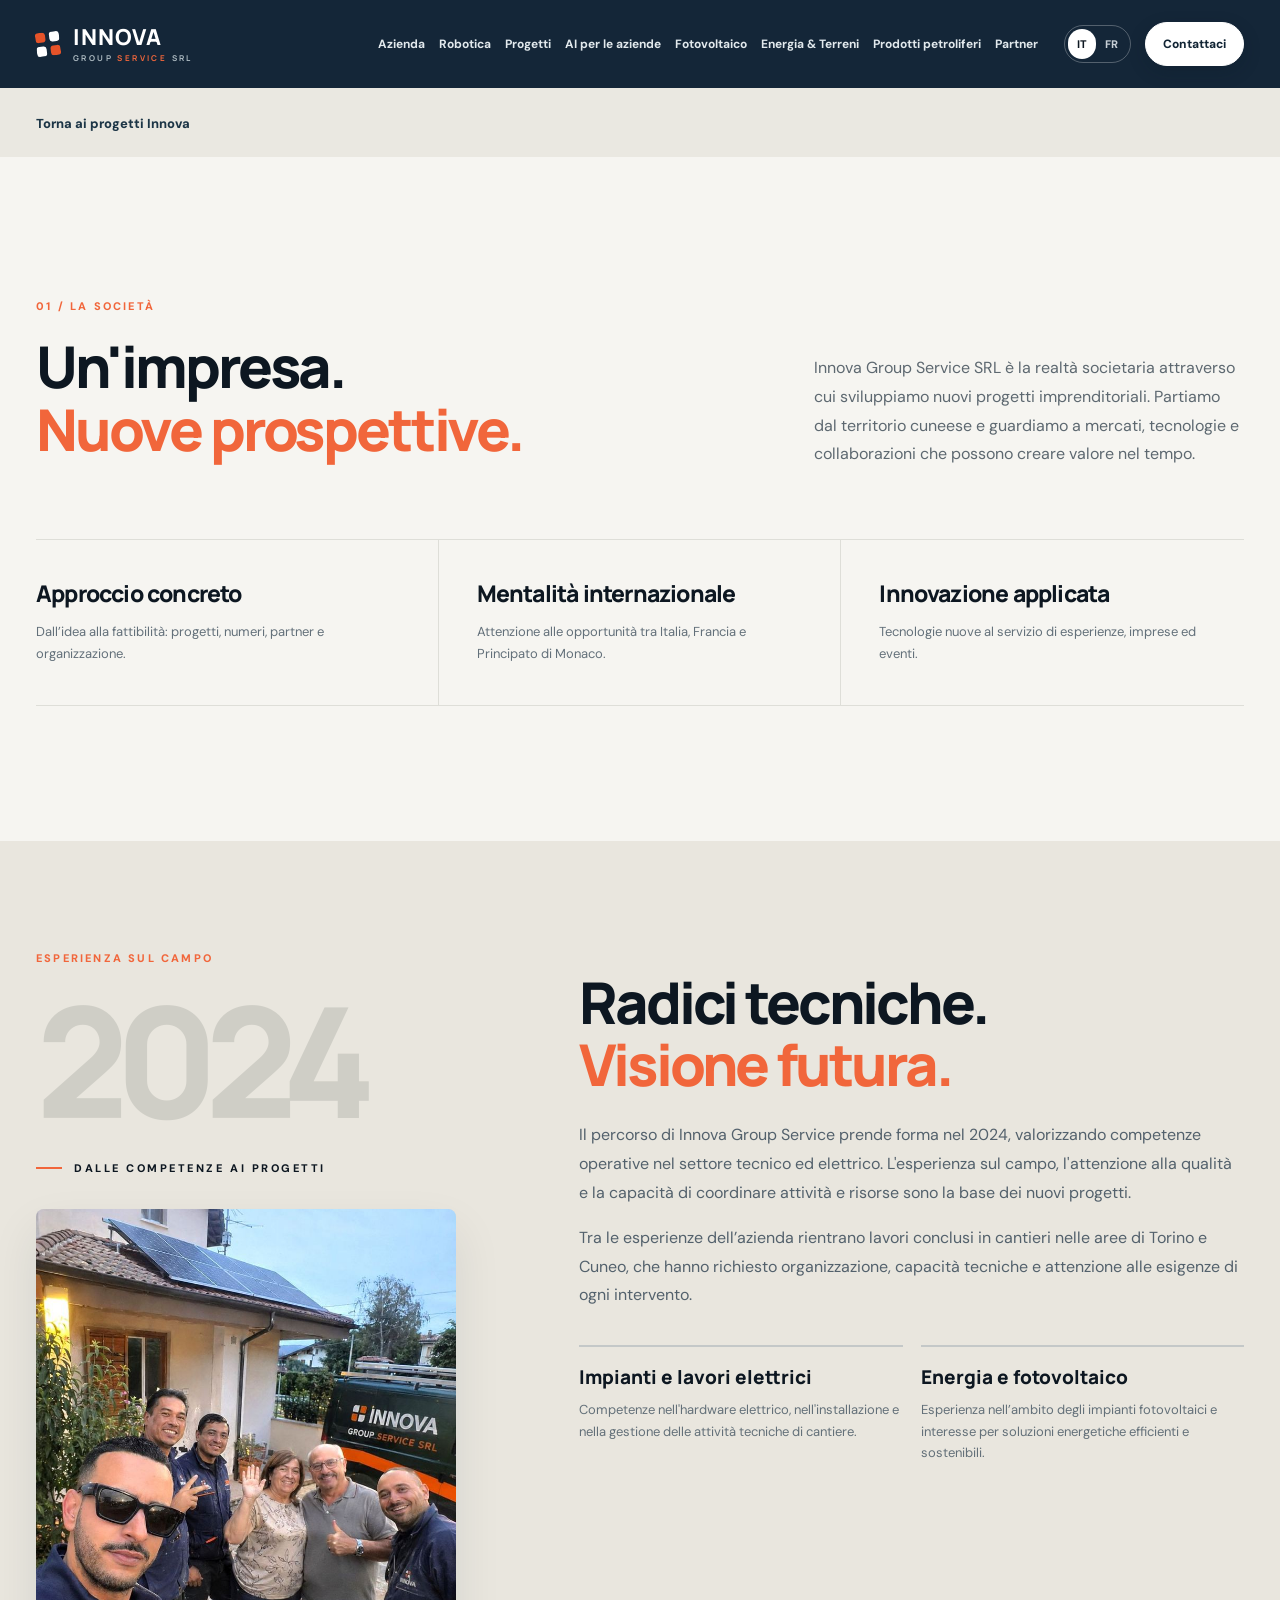
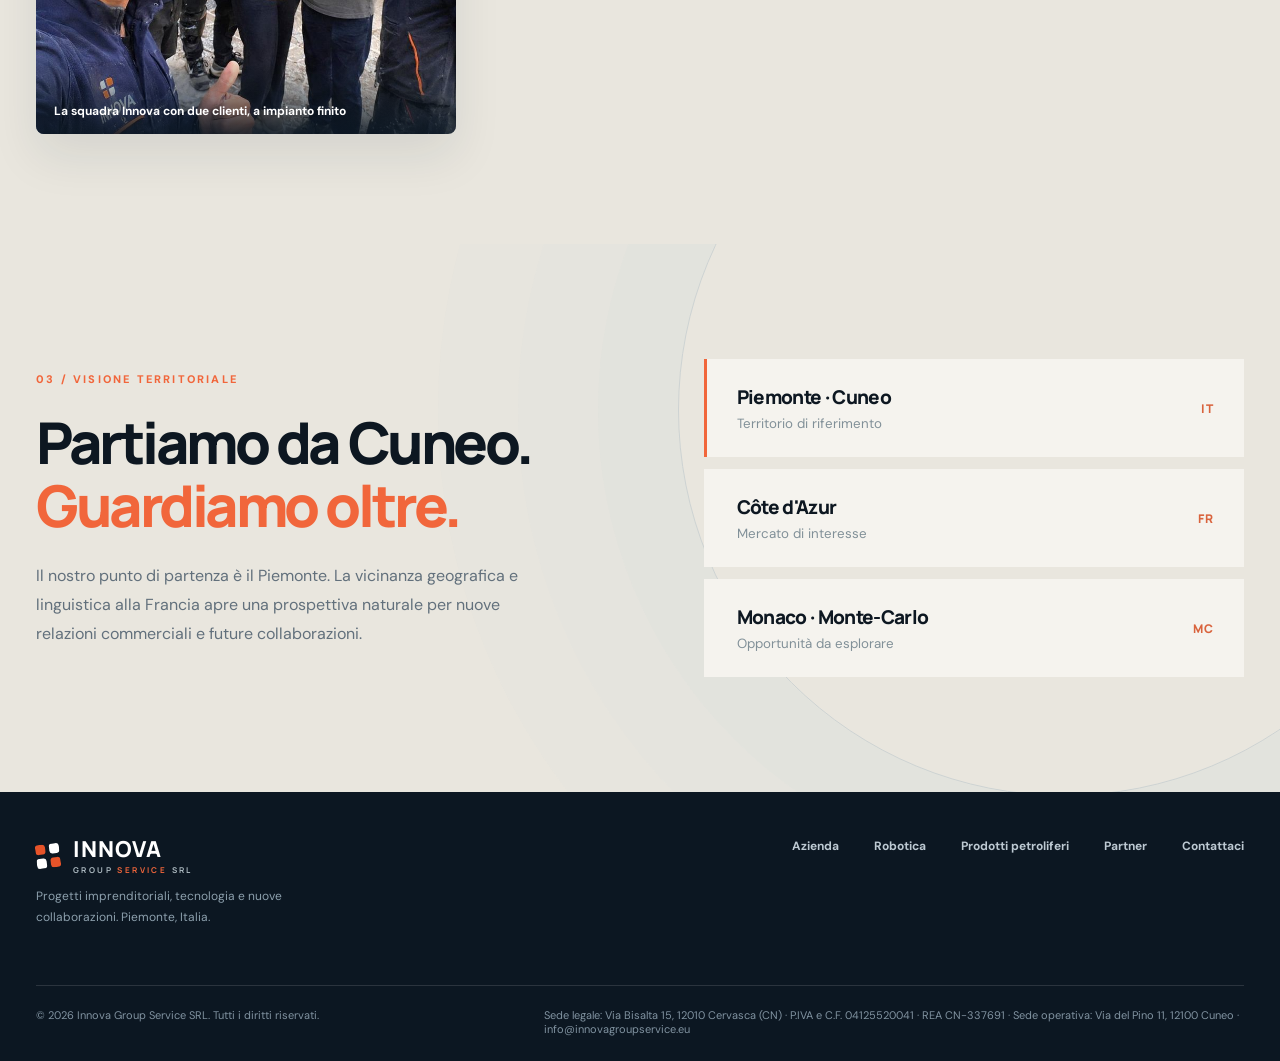
<file: azienda.html>
<!doctype html>
<html lang="it">
<head>
  <meta charset="utf-8">
  <meta name="viewport" content="width=device-width, initial-scale=1">
  <meta name="theme-color" content="#111a24">
  <meta name="description" content="Innova Group Service SRL a Cuneo: progetti innovativi, servizi tecnici e centralino AI per professionisti e imprese in Piemonte. Scopri la demo interattiva.">
  <title>Chi siamo | Innova Group Service SRL</title>
  <link rel="preconnect" href="https://fonts.googleapis.com">
  <link rel="preconnect" href="https://fonts.gstatic.com" crossorigin>
  <link href="https://fonts.googleapis.com/css2?family=DM+Sans:wght@400;500;600;700&family=Manrope:wght@400;500;600;700;800&display=swap" rel="stylesheet">
  <style>
    :root { --ink:#0d1721;--navy:#111e2b;--navy2:#1b3043;--blue:#6588a9;--orange:#f1663b;--paper:#f6f5f1;--cream:#edeae2;--white:#fff;--muted:#66717b;--border:#deded8; }
    *{box-sizing:border-box}html{scroll-behavior:smooth}body{margin:0;background:var(--paper);color:var(--ink);font-family:'DM Sans',sans-serif;-webkit-font-smoothing:antialiased}a{color:inherit;text-decoration:none}button{font:inherit}::selection{background:#f7b4a0;color:#101820}.container{width:min(1240px,calc(100% - 72px));margin:auto}
    .site-header{height:88px;position:absolute;inset:0 0 auto;z-index:20;color:#fff}.nav-inner{height:100%;display:flex;align-items:center;justify-content:space-between;gap:26px}.brand{display:flex;align-items:center;gap:13px;flex:none}.brand-symbol{display:none!important;width:39px;height:39px;display:grid;grid-template-columns:repeat(2,1fr);gap:3px;transform:rotate(-7deg)}.brand-symbol span{display:block;background:var(--orange);border-radius:2px}.brand-symbol span:nth-child(2){background:#fff;opacity:.9}.brand-symbol span:nth-child(3){background:#fff;opacity:.9}.brand-symbol span:nth-child(4){background:var(--orange)}.brand-text{font:800 22px/1 'Manrope',sans-serif;letter-spacing:.05em}.brand-text small{display:block;margin-top:6px;font:700 8px/1 'Manrope',sans-serif;letter-spacing:.30em}.nav-links{display:flex;align-items:center;gap:32px;margin-left:auto}.nav-links a{font-size:13px;font-weight:700;color:#e2e9ed;transition:color .2s}.nav-links a:hover{color:#fff}.nav-actions{display:flex;align-items:center;gap:14px}.lang-switch{display:flex;align-items:center;border:1px solid #ffffff45;border-radius:100px;padding:3px}.lang-switch button{font-size:11px;font-weight:800;color:#c8d0d7;background:transparent;border:0;border-radius:30px;padding:8px 9px;cursor:pointer}.lang-switch button.active{background:#fff;color:var(--ink)}.header-cta{display:inline-flex;align-items:center;gap:16px;padding:13px 17px;border:1px solid #ffffff55;font-size:12px;font-weight:800;white-space:nowrap}.header-cta:hover{background:#ffffff15}.mobile-menu{display:none;background:transparent;border:0;color:white;cursor:pointer}
    .hero{background:#122232;color:white;min-height:810px;position:relative;overflow:hidden;display:flex;align-items:center}.hero:before{content:"";position:absolute;inset:0;background:radial-gradient(ellipse 65% 70% at 83% 48%,#25435e 0%,#122637 42%,transparent 80%),linear-gradient(125deg,#0d1926 0%,#162838 80%)}.hero:after{content:"";position:absolute;top:0;bottom:0;right:28%;width:1px;background:#ffffff12}.hero-grid{position:absolute;inset:0;opacity:.18;background-image:linear-gradient(#7391a621 1px,transparent 1px),linear-gradient(90deg,#7391a621 1px,transparent 1px);background-size:72px 72px;mask-image:linear-gradient(to right,transparent 25%,black)}.hero-content{position:relative;z-index:3;padding:150px 0 100px;width:100%}.hero-copy{width:54%;max-width:710px}.eyebrow{display:inline-flex;align-items:center;gap:12px;font-size:11px;font-weight:800;letter-spacing:.23em;text-transform:uppercase}.eyebrow:before{content:"";width:26px;height:2px;background:var(--orange)}.hero .eyebrow{color:#c0d2de}.hero h1{margin:32px 0 25px;font:800 clamp(56px,6.7vw,101px)/1.035 'Manrope',sans-serif;letter-spacing:-.077em}.hero h1 em{font-style:normal;color:var(--orange)}.hero-desc{font-size:17px;line-height:1.75;color:#b6c4ce;max-width:530px}.hero-buttons{display:flex;align-items:center;gap:20px;margin-top:38px;flex-wrap:wrap}.btn{display:inline-flex;align-items:center;justify-content:center;gap:24px;min-height:52px;padding:15px 23px;font-size:12px;font-weight:800;letter-spacing:.04em;transition:transform .2s,background .2s}.btn:hover{transform:translateY(-2px)}.btn-primary{background:var(--orange);color:#fff}.btn-primary:hover{background:#e35428}.btn-outline{border:1px solid #ffffff58;color:white}.btn-outline:hover{background:#ffffff12}.btn-ink{background:var(--ink);color:#fff}.arrow-icon{width:20px;height:20px;display:block;flex:none;stroke:currentColor;fill:none;stroke-width:1.75;stroke-linecap:round;stroke-linejoin:round;transition:transform .2s}.arrow-icon-down{stroke-width:1.65}.btn:hover .arrow-icon:not(.arrow-icon-down),.header-cta:hover .arrow-icon,.contact-btn:hover .arrow-icon{transform:translate(2px,-2px)}.btn:hover .arrow-icon-down{transform:translateY(2px)}.hero-note{border-top:1px solid #ffffff3d;margin-top:75px;padding-top:22px;display:flex;align-items:center;gap:13px;font-size:11px;letter-spacing:.12em;color:#92a6b6;text-transform:uppercase;font-weight:700}.hero-note span{width:7px;height:7px;background:var(--orange);border-radius:50%}
    .hero-art{position:absolute;z-index:2;right:-4%;top:3%;width:57%;height:94%;pointer-events:none;opacity:.97}.hero-art svg{width:100%;height:100%;overflow:visible}.hero-art .orbit{transform-origin:455px 405px;transform-box:view-box;animation:orbit 35s linear infinite}.hero-art .planet-orbit{transform-origin:455px 405px;transform-box:view-box}.hero-art .planet-orbit-one{animation:planetOrbitOne 15s linear infinite}.hero-art .planet-orbit-two{animation:planetOrbitTwo 23s linear infinite}.hero-art .planet-orbit-three{animation:planetOrbitThree 31s linear infinite}.hero-art .glow{filter:blur(24px);opacity:.23}.hero-art .contour{stroke:#7ba5c0;stroke-width:1;opacity:.28;fill:none}.hero-art .outline{stroke:#a9c9df;stroke-width:2.5;fill:url(#metal)}.hero-art .detail{stroke:#80a6bf;stroke-width:2;fill:none}.hero-art .orange{fill:var(--orange)}@keyframes orbit{to{transform:rotate(360deg)}}@keyframes planetOrbitOne{from{transform:rotate(35deg)}to{transform:rotate(395deg)}}@keyframes planetOrbitTwo{from{transform:rotate(145deg)}to{transform:rotate(-215deg)}}@keyframes planetOrbitThree{from{transform:rotate(265deg)}to{transform:rotate(625deg)}}
    .ticker{background:#e7e4dc;border-bottom:1px solid #d5d4cd}.ticker-inner{min-height:73px;display:flex;justify-content:space-between;align-items:center;gap:20px}.ticker-label{font-size:10px;color:#656e73;letter-spacing:.2em;font-weight:800;text-transform:uppercase}.ticker-right{display:flex;gap:54px;align-items:center;color:#344352;font-size:12px;font-weight:800;letter-spacing:.08em}.ticker-right b{color:var(--orange);padding-right:7px}
    section{scroll-margin-top:80px}.intro{padding:142px 0 135px}.section-top{display:flex;justify-content:space-between;align-items:start;gap:40px}.section-number{font-size:11px;color:var(--orange);letter-spacing:.2em;font-weight:800}.section-title{font:800 clamp(39px,4.5vw,68px)/1.09 'Manrope',sans-serif;letter-spacing:-.055em;margin:22px 0 0}.section-title span{color:var(--orange)}.section-lead{max-width:430px;color:#5d6870;font-size:16px;line-height:1.8;padding-top:55px}.intro-grid{margin-top:70px;display:grid;grid-template-columns:repeat(3,1fr);border-top:1px solid var(--border);border-bottom:1px solid var(--border)}.intro-stat{padding:40px 38px;border-right:1px solid var(--border)}.intro-stat:first-child{padding-left:0}.intro-stat:last-child{border-right:0}.intro-stat b{display:block;font:800 23px/1.2 'Manrope',sans-serif;margin-bottom:13px;letter-spacing:-.035em}.intro-stat p{font-size:13px;color:#63707a;line-height:1.7;margin:0}
    .project{background:var(--navy);color:white;overflow:hidden}.project-inner{min-height:640px;display:grid;grid-template-columns:1fr 1fr}.project-image{position:relative;background:radial-gradient(ellipse at 50% 35%,#426078 0%,#1a3042 43%,#0d1924 100%);display:flex;align-items:center;justify-content:center;overflow:hidden}.project-image:before{content:"";position:absolute;inset:-10%;background:repeating-linear-gradient(90deg,transparent 0 78px,#ffffff09 79px 80px)}.robot-visual{width:min(75%,465px);position:relative;z-index:2;filter:drop-shadow(8px 20px 35px #06101990)}.image-caption{position:absolute;left:35px;bottom:28px;color:#d4dfe8;font-size:10px;letter-spacing:.15em;text-transform:uppercase;font-weight:800}.image-badge{position:absolute;right:32px;top:32px;border:1px solid #ffffff60;border-radius:30px;padding:10px 15px;color:#e3ebef;font-size:10px;letter-spacing:.12em;text-transform:uppercase;font-weight:800}.image-badge span{color:var(--orange)}.project-copy{padding:96px clamp(38px,6vw,110px);display:flex;flex-direction:column;justify-content:center}.project h2{font:800 clamp(41px,4.5vw,67px)/1.08 'Manrope',sans-serif;letter-spacing:-.06em;margin:30px 0 21px}.project-copy>p{max-width:470px;color:#b1c1ce;line-height:1.75;font-size:16px}.project-points{padding:0;margin:30px 0 38px;list-style:none}.project-points li{display:flex;align-items:center;gap:15px;padding:13px 0;border-bottom:1px solid #ffffff1a;color:#e4edf4;font-size:14px}.project-points li:before{content:"";width:7px;height:7px;background:var(--orange);border-radius:50%;flex:none}.project .btn{align-self:flex-start}
    .occasions{padding:128px 0;background:#f2f0ea}.occasions-head{display:flex;align-items:end;justify-content:space-between;gap:48px;margin-bottom:47px}.occasions-head .section-title{max-width:750px}.occasions-lead{max-width:370px;color:#647079;line-height:1.8;font-size:15px}.occasion-grid{display:grid;grid-template-columns:repeat(3,minmax(0,1fr));gap:14px}.occasion-card{background:#fff;padding:31px;min-height:225px;border:1px solid #e1dfd7;display:flex;flex-direction:column;transition:transform .2s,border-color .2s}.occasion-card:hover{transform:translateY(-4px);border-color:#f1663b77}.occasion-card-top{display:flex;align-items:center;justify-content:space-between;color:var(--orange);font-weight:800;font-size:12px;letter-spacing:.13em}.occasion-card-top .occasion-mark{width:21px;height:21px;display:block;fill:none;stroke:currentColor;stroke-width:1.65;stroke-linecap:round;stroke-linejoin:round}.occasion-card h3{font:800 23px/1.25 'Manrope',sans-serif;letter-spacing:-.04em;margin:26px 0 10px}.occasion-card p{font-size:13px;line-height:1.7;color:#68747c;margin:0}.occasion-bottom{border-top:1px solid #d7d8d3;margin-top:34px;padding-top:28px;display:flex;justify-content:space-between;align-items:center;gap:25px}.occasion-bottom p{max-width:500px;font-size:14px;line-height:1.7;color:#69737b;margin:0}.occasion-bottom .btn{white-space:nowrap}
    .solutions{padding:135px 0}.solutions-head{display:flex;justify-content:space-between;align-items:end;gap:40px;margin-bottom:58px}.solutions-head p{max-width:380px;color:#63707a;line-height:1.7}.cards{display:grid;grid-template-columns:repeat(3,1fr);gap:16px}.service-card{background:#ebe9e3;min-height:370px;padding:35px;display:flex;flex-direction:column;transition:background .2s,transform .2s}.service-card:hover{background:#e4e0d7;transform:translateY(-4px)}.card-icon{width:62px;height:62px;border:1px solid #c8cbc9;display:flex;align-items:center;justify-content:center;color:var(--orange)}.card-icon svg{width:30px;height:30px}.card-index{color:#879099;font-size:11px;letter-spacing:.15em;font-weight:800;margin-top:38px}.service-card h3{font:800 25px/1.25 'Manrope',sans-serif;letter-spacing:-.04em;margin:14px 0}.service-card p{font-size:14px;line-height:1.7;color:#647079;max-width:285px;margin:0}.service-card .card-arrow{margin-top:auto;align-self:flex-end;width:24px;height:24px;color:var(--orange)}
    .geo{background:#e9e6de;padding:115px 0;position:relative;overflow:hidden}.geo:before{content:"";position:absolute;right:-170px;top:-220px;width:770px;height:770px;border:1px solid #cdd3d3;border-radius:50%;box-shadow:0 0 0 80px #d5dcdb30,0 0 0 160px #d5dcdb28,0 0 0 240px #d5dcdb20}.geo-inner{position:relative;display:grid;grid-template-columns:1.05fr 1fr;gap:100px;align-items:center}.geo h2{font:800 clamp(40px,4.5vw,66px)/1.1 'Manrope',sans-serif;letter-spacing:-.06em;margin:25px 0}.geo p{line-height:1.8;color:#62707c;max-width:500px}.geo-locations{display:grid;gap:12px}.location-item{background:#f5f3ee;padding:25px 30px;display:flex;justify-content:space-between;align-items:center;gap:20px;border-left:3px solid transparent}.location-item:first-child{border-left-color:var(--orange)}.location-item b{display:block;font:800 19px 'Manrope',sans-serif;letter-spacing:-.035em}.location-item small{color:#819098;display:block;margin-top:5px}.location-item>span{font:800 12px 'Manrope',sans-serif;color:#d9633d;letter-spacing:.1em}
    .partners{padding:135px 0}.partner-wrap{display:grid;grid-template-columns:1fr 1fr;gap:100px;align-items:start}.partners h2{font:800 clamp(41px,4vw,62px)/1.1 'Manrope',sans-serif;letter-spacing:-.06em;margin:25px 0}.partners p{line-height:1.8;color:#637079;max-width:540px}.partner-steps{counter-reset:steps;border-top:1px solid var(--border)}.partner-step{padding:27px 0;border-bottom:1px solid var(--border);display:grid;grid-template-columns:56px 1fr;gap:15px}.partner-step:before{counter-increment:steps;content:"0" counter(steps);font-size:13px;color:var(--orange);font-weight:800;padding-top:4px}.partner-step b{display:block;font:800 19px 'Manrope',sans-serif;letter-spacing:-.03em;margin-bottom:7px}.partner-step small{font-size:13px;line-height:1.6;color:#77818a}
    .contact{background:var(--orange);color:#fff;padding:115px 0}.contact-content{display:grid;grid-template-columns:1fr 1fr;gap:50px;align-items:end}.contact .eyebrow:before{background:white}.contact h2{font:800 clamp(55px,5.7vw,88px)/1.02 'Manrope',sans-serif;letter-spacing:-.075em;margin:26px 0 0}.contact-right{padding-bottom:7px}.contact-right p{font-size:18px;line-height:1.65;max-width:490px;margin:0 0 35px;color:#fff5ef}.contact-email{display:inline-block;font:800 clamp(16px,1.5vw,22px) 'Manrope',sans-serif;padding-bottom:9px;border-bottom:2px solid #fff;overflow-wrap:anywhere}.contact-email:hover{opacity:.75}.contact-btn{display:inline-flex;align-items:center;gap:14px;margin-top:33px;background:var(--ink);padding:16px 21px;font-weight:800;font-size:12px}
    footer{background:#0c1722;color:#bdc9d2;padding:46px 0 25px}.footer-main{display:flex;justify-content:space-between;gap:36px;align-items:start}.footer-main .brand{color:#fff}.footer-main p{font-size:12px;line-height:1.75;max-width:330px;color:#8da0ad}.footer-links{display:flex;gap:35px;font-size:12px;font-weight:700}.footer-links a:hover{color:white}.footer-bottom{border-top:1px solid #ffffff20;padding-top:22px;margin-top:45px;display:flex;justify-content:space-between;gap:30px;font-size:11px;color:#8193a1}.footer-bottom span{max-width:700px}
    @media(max-width:1100px){.nav-links{gap:18px}.hero-art{right:-13%;width:62%;opacity:.55}.hero-copy{width:70%}.project-copy{padding:65px 48px}.geo-inner{gap:50px}.partner-wrap{gap:50px}}
    @media(max-width:760px){.container{width:calc(100% - 38px)}.site-header{height:76px}.brand-text{font-size:17px}.brand-text small{font-size:7px}.brand-symbol{display:none!important;height:32px;width:32px}.header-cta{display:none}.mobile-menu{display:block;padding:8px;font-size:24px}.nav-links{display:none;position:absolute;top:70px;left:0;right:0;flex-direction:column;align-items:stretch;gap:0;padding:12px 20px 20px;background:#152638;box-shadow:0 20px 40px #0c18268a}.nav-links.open{display:flex}.nav-links a{padding:13px;border-bottom:1px solid #ffffff15}.hero{min-height:760px}.hero-content{padding:155px 0 80px}.hero-copy{width:100%}.hero h1{font-size:clamp(51px,11.5vw,72px);max-width:600px}.hero-desc{font-size:15px;max-width:460px}.hero-art{right:-70%;top:4%;width:145%;opacity:.22}.hero-note{margin-top:76px;font-size:9px}.ticker-inner{padding:18px 0;display:block}.ticker-right{gap:16px;margin-top:12px;flex-wrap:wrap;font-size:10px}.intro,.solutions,.partners{padding:85px 0}.section-top,.solutions-head{display:block}.section-lead{padding:15px 0 0}.intro-grid,.cards{grid-template-columns:1fr}.intro-grid{margin-top:35px}.intro-stat,.intro-stat:first-child{border-right:0;border-bottom:1px solid var(--border);padding:25px 0}.intro-stat:last-child{border-bottom:0}.project-inner{grid-template-columns:1fr}.project-image{min-height:430px}.robot-visual{width:min(67%,315px)}.project-copy{padding:66px 20px 75px}.solutions-head{margin-bottom:35px}.service-card{min-height:295px;padding:27px}.card-index{margin-top:30px}.geo{padding:80px 0}.geo-inner,.partner-wrap,.contact-content{grid-template-columns:1fr;gap:35px}.geo:before{opacity:.5}.partners h2,.geo h2{font-size:43px}.contact{padding:85px 0}.contact h2{font-size:61px}.contact-right p{font-size:16px}.footer-main,.footer-bottom{display:block}.footer-links{margin-top:30px;gap:20px;flex-wrap:wrap}.footer-bottom>*{display:block;margin-top:10px}}
    @media(max-width:900px){.occasions-head{display:block}.occasions-lead{max-width:650px}.occasion-grid{grid-template-columns:repeat(2,minmax(0,1fr))}.occasion-bottom{align-items:flex-start;flex-direction:column}}
    @media(max-width:760px){.occasions{padding:82px 0}.occasions-head{margin-bottom:32px}.occasion-grid{grid-template-columns:1fr}.occasion-card{min-height:190px}.occasion-bottom .btn{white-space:normal}}

    /* Salute to the temple: the original face and body never move. */
    .robot-visual{overflow:visible}
    @media(max-width:760px){
      .project-image{min-height:0;padding:28px 18px 29px;display:flex;flex-direction:column;gap:17px}
      .image-badge{position:relative;top:auto;right:auto;order:0;align-self:center;max-width:100%;padding:9px 13px;font-size:9px;line-height:1.4;letter-spacing:.1em;text-align:center}
      .project-image .robot-visual{order:1;width:min(68vw,286px);height:auto;flex:none}
      .image-caption{position:relative;left:auto;bottom:auto;order:2;max-width:100%;font-size:9px;line-height:1.5;letter-spacing:.10em;text-align:center}
    }
    @media(prefers-reduced-motion:reduce){html{scroll-behavior:auto}.hero-art .orbit,.hero-art .planet-orbit{animation:none}.btn,.service-card{transition:none}}
    /* Keep the hero aligned with the global grid and its note on one line. */
    .hero-content.container{width:min(1240px,calc(100% - 72px))}
    .hero-note span:not(:first-child){width:auto;height:auto;background:none;border-radius:0}
    @media(max-width:760px){.hero-content.container{width:calc(100% - 38px)}}
    .heritage{padding:110px 0;background:#e9e6de}.heritage-grid{display:grid;grid-template-columns:.8fr 1.2fr;gap:100px;align-items:start}.heritage-year{font:800 clamp(92px,12vw,180px)/.9 'Manrope',sans-serif;letter-spacing:-.09em;color:#cfcec6;margin:25px 0}.heritage-copy h2{font:800 clamp(38px,4.5vw,62px)/1.08 'Manrope',sans-serif;letter-spacing:-.055em;margin:20px 0 26px}.heritage-copy h2 span{color:var(--orange)}.heritage-copy>p{color:#53616c;line-height:1.8;font-size:16px;max-width:670px}.heritage-features{display:grid;grid-template-columns:1fr 1fr;gap:18px;margin-top:35px}.heritage-feature{border-top:2px solid #c4c8c8;padding-top:17px}.heritage-feature b{display:block;font:800 19px 'Manrope',sans-serif;margin-bottom:9px}.heritage-feature p{font-size:13px;line-height:1.65;color:#637079;margin:0}
    @media(max-width:760px){.heritage{padding:80px 0}.heritage-grid{grid-template-columns:1fr;gap:8px}.heritage-year{font-size:95px;margin:15px 0}.heritage-features{grid-template-columns:1fr}}
  
    /* Innova Voice: integrated business service */
    .voice-section{padding:106px 0;background:#132638;color:#f7f8f7;position:relative;overflow:hidden}
    .voice-section:before{content:"";position:absolute;inset:0;background:radial-gradient(ellipse at 90% 10%,#2c4e644a,transparent 55%);pointer-events:none}
    .voice-section .container{position:relative}
    .voice-head{display:grid;grid-template-columns:1.1fr .9fr;gap:55px;align-items:end;margin-bottom:34px}
    .voice-section .section-number{color:#afc7d2}
    .voice-head h2{font:800 clamp(38px,4.6vw,70px)/1.05 'Manrope',sans-serif;letter-spacing:-.065em;margin:18px 0 0}
    .voice-head h2 span{color:#ff8560}
    .voice-lead{font-size:16px;line-height:1.8;color:#becdd8;margin:0}
    .voice-tags{display:flex;flex-wrap:wrap;gap:8px;margin:0 0 28px}
    .voice-tags span{display:inline-flex;border:1px solid #ffffff25;border-radius:100px;padding:9px 14px;color:#dbe8ee;font-size:12px;font-weight:700}
    .voice-grid{display:grid;grid-template-columns:.85fr 1.15fr;gap:24px;align-items:stretch}
    .voice-value{padding:30px;border:1px solid #ffffff20;background:#ffffff0a}
    .voice-value h3{font:800 23px/1.2 'Manrope',sans-serif;margin:0 0 19px}
    .voice-steps{display:grid;gap:18px}
    .voice-steps div{display:flex;gap:15px;align-items:start;font-size:14px;color:#c6d3dd;line-height:1.6}
    .voice-steps b{font:800 18px 'Manrope',sans-serif;color:#ff865f}
    .voice-note{margin:24px 0 0;padding-top:22px;border-top:1px solid #ffffff20;font-size:12px;line-height:1.6;color:#a9bcc9}
    .voice-demo{background:#f9faf8;border:1px solid #fff3;color:#182331;overflow:hidden;box-shadow:0 22px 50px #0002}
    .voice-demo-top{background:#e7eee9;padding:22px 24px;display:flex;align-items:center;justify-content:space-between;gap:16px}
    .voice-demo-top h3{font:800 18px 'Manrope',sans-serif;margin:0}
    .voice-demo-top small{font-size:11px;color:#4d626c}
    .voice-demo-led{width:9px;height:9px;border-radius:50%;background:#19a67d;box-shadow:0 0 0 5px #19a67d20;flex:none}
    .voice-tabs{display:flex;gap:6px;overflow:auto;padding:14px 18px;border-bottom:1px solid #dfe7e6}
    .voice-tabs button{white-space:nowrap;border:1px solid #d2dcda;border-radius:30px;padding:9px 12px;background:white;color:#344958;font-size:12px;font-weight:700;cursor:pointer}
    .voice-tabs button[aria-selected="true"]{border-color:#ec6f48;background:#ffe5dc;color:#8f331d}
    .voice-chat{height:205px;overflow:auto;display:flex;flex-direction:column;gap:10px;padding:20px;background:#f9faf8}
    .voice-bubble{max-width:88%;border-radius:14px;padding:11px 14px;font-size:13px;line-height:1.55;white-space:pre-wrap}
    .voice-bubble.bot{align-self:flex-start;border-bottom-left-radius:3px;background:#e3eae8}
    .voice-bubble.client{align-self:flex-end;border-bottom-right-radius:3px;background:#c9e2ed}
    .voice-demo-actions{padding:0 18px 14px;display:flex;flex-wrap:wrap;gap:7px}
    .voice-demo-actions button{border:1px solid #ccdbd9;background:#fff;color:#1a4052;padding:9px 12px;border-radius:18px;font-size:12px;cursor:pointer}
    .voice-demo-form{display:flex;gap:8px;margin:0 18px 12px}
    .voice-demo-form input{flex:1;min-width:0;border:1px solid #cdd9d7;border-radius:4px;background:#fff;color:#122230;padding:11px;font:inherit;font-size:13px}
    .voice-demo-form button,.voice-audio{background:#173246;color:white;border:0;padding:10px 13px;font-size:12px;font-weight:700;cursor:pointer}
    .voice-demo-bottom{padding:12px 18px;background:#edf3f2;color:#536773;font-size:11px;line-height:1.55}
    .voice-audio{margin:0 0 12px 18px;background:transparent;border:1px solid #b4c9d0;color:#173246}
    .voice-demo-status{background:#f9faf8;padding:0 18px 13px;display:flex;align-items:center;gap:7px;color:#476775;font-size:11px;font-weight:700}
    .voice-demo-status-led{display:inline-block;height:7px;width:7px;border-radius:50%;background:#28a37b}
    .voice-chat{height:300px}
    .voice-summary{align-self:stretch;max-width:100%;background:#fff;border:1px solid #b6d3d1;border-left:4px solid #e9794c;border-radius:10px;padding:13px 16px;line-height:1.7;font-size:12px;color:#183645;white-space:pre-line}
    .voice-demo-form #voiceMic{background:#eff5f3;color:#183645;border:1px solid #ccdbd9;border-radius:5px;padding:8px 12px;font-size:16px}
    .voice-demo-form #voiceMic[hidden],.voice-audio[hidden]{display:none}
    .voice-demo-form #voiceMic.listening{color:#fff;background:#b84332;animation:voiceMicPulse 1.2s ease-in-out infinite}
    @keyframes voiceMicPulse{50%{box-shadow:0 0 0 5px #b8433228}}
    .voice-eyebrow{display:block;color:#ff9c7f;letter-spacing:.17em;font-size:10px;font-weight:800;margin-bottom:13px}
    .voice-expand-intro{max-width:795px;margin:75px 0 27px}
    .voice-expand-intro h3,.voice-sector-head h3,.voice-snapshot h3,.voice-setup h3,.voice-faq h3{font:800 clamp(25px,3vw,39px)/1.14 'Manrope',sans-serif;letter-spacing:-.045em;margin:0 0 12px}
    .voice-expand-intro p,.voice-sector-head p,.voice-snapshot-copy p,.voice-faq-head p{color:#b8cbd4;font-size:14px;line-height:1.8;margin:0}
    .voice-feature-grid{display:grid;grid-template-columns:repeat(3,minmax(0,1fr));border-top:1px solid #ffffff2c;border-bottom:1px solid #ffffff2c}
    .voice-feature-item{padding:27px 25px 30px;border-right:1px solid #ffffff24;border-bottom:1px solid #ffffff24}
    .voice-feature-item:nth-child(3n){border-right:none}
    .voice-feature-item:nth-last-child(-n+3){border-bottom:0}
    .voice-feature-item>span{font-size:10px;color:#ff9978;letter-spacing:.12em;font-weight:800}
    .voice-feature-item h4{font:800 18px/1.25 'Manrope',sans-serif;letter-spacing:-.025em;margin:17px 0 9px}
    .voice-feature-item p{font-size:13px;line-height:1.75;color:#b9ccd6;margin:0}
    .voice-sector-head{display:flex;justify-content:space-between;align-items:end;gap:40px;margin:85px 0 25px}
    .voice-sector-head>div{max-width:600px}
    .voice-sector-head p{max-width:380px}
    .voice-sector-grid{display:grid;grid-template-columns:repeat(4,minmax(0,1fr));gap:14px}
    .voice-sector-item{display:flex;flex-direction:column;min-height:268px;background:#1d3548;border:1px solid #ffffff1d;padding:23px 21px;transition:background .2s,border-color .2s}
    .voice-sector-item:hover{background:#24445a;border-color:#ffffff45}
    .voice-sector-code{display:flex;justify-content:space-between;align-items:center;gap:10px;font:800 13px 'Manrope',sans-serif;color:#ff9c7f}
    .voice-sector-code span{font:700 9px 'DM Sans',sans-serif;letter-spacing:.09em;color:#bdcdd6}
    .voice-sector-item h4{font:800 19px/1.3 'Manrope',sans-serif;margin:24px 0 9px;letter-spacing:-.03em}
    .voice-sector-item p{font-size:12px;line-height:1.75;color:#bdd0da;margin:0 0 25px}
    .voice-sector-item button{border:0;border-top:1px solid #ffffff35;background:none;padding:14px 0 0;color:#ffe1d8;font-size:11px;font-weight:800;display:flex;justify-content:space-between;align-items:center;gap:8px;width:100%;margin-top:auto;cursor:pointer;text-align:left}
    .voice-sector-item button:hover,.voice-sector-item button:focus-visible{color:#fff}
    .voice-sector-item button span:last-child{font-size:21px;line-height:1}
    .voice-snapshot{display:grid;grid-template-columns:1fr .95fr;gap:55px;align-items:center;margin:90px 0 0;padding:46px 0;border-top:1px solid #ffffff26;border-bottom:1px solid #ffffff26}
    .voice-snapshot-copy{max-width:525px}
    .voice-snapshot-copy h3{max-width:460px}
    .voice-snapshot-copy p{margin:16px 0 24px}
    .voice-channel-title{font-size:11px;color:#ff9c7f;font-weight:800;margin:20px 0 10px}
    .voice-channel-list{display:flex;flex-wrap:wrap;gap:7px}
    .voice-channel-list span{border:1px solid #ffffff45;border-radius:25px;padding:8px 11px;color:#d7e4eb;font-size:11px;font-weight:700}
    .voice-snapshot-copy small{display:block;line-height:1.6;font-size:11px;color:#9eb2bf;margin-top:12px}
    .voice-snapshot-card{background:#eef3ef;color:#193040;border-radius:9px;padding:27px 31px;box-shadow:0 25px 45px #06152145;max-width:520px;width:100%;justify-self:end}
    .voice-snapshot-top{display:flex;justify-content:space-between;align-items:center;gap:12px;padding-bottom:15px;border-bottom:1px solid #cbd8d4}
    .voice-snapshot-top strong{font-size:10px;letter-spacing:.12em;color:#61747d}
    .voice-snapshot-top>span{background:#fbe1d7;color:#9a3b28;padding:7px 9px;border-radius:4px;font-size:9px;font-weight:900;letter-spacing:.08em}
    .voice-snapshot-card h4{font:800 22px/1.2 'Manrope',sans-serif;letter-spacing:-.035em;margin:22px 0 18px}
    .voice-snapshot-card dl{margin:0}
    .voice-snapshot-card dl>div{display:grid;grid-template-columns:100px 1fr;gap:12px;border-bottom:1px solid #d6e1dd;padding:12px 0;font-size:12px;line-height:1.5}
    .voice-snapshot-card dt{color:#67808a}
    .voice-snapshot-card dd{margin:0;font-weight:700;color:#1b3443}
    .voice-snapshot-foot{font-size:10px;line-height:1.6;color:#6c7e83;margin-top:17px}
    .voice-setup{margin:80px 0 10px}
    .voice-setup-head{max-width:685px;margin-bottom:26px}
    .voice-setup-grid{display:grid;grid-template-columns:repeat(3,minmax(0,1fr));gap:24px}
    .voice-setup-grid>div{border-top:2px solid #ef825e;padding:22px 12px 0 0}
    .voice-setup-grid span{font:800 36px 'Manrope',sans-serif;color:#ff9875}
    .voice-setup-grid h4{font:800 18px 'Manrope',sans-serif;margin:14px 0 9px}
    .voice-setup-grid p{font-size:13px;line-height:1.7;color:#b6c8d3;margin:0}
    .voice-faq{display:grid;grid-template-columns:.78fr 1.22fr;gap:60px;margin:87px 0 12px;padding-top:39px;border-top:1px solid #ffffff2b}
    .voice-faq-head p{margin-top:13px}
    .voice-faq-list details{border-bottom:1px solid #ffffff36}
    .voice-faq-list details:first-child{border-top:1px solid #ffffff36}
    .voice-faq-list summary{list-style:none;display:flex;align-items:center;justify-content:space-between;gap:20px;padding:20px 0;cursor:pointer;font-size:14px;font-weight:800;line-height:1.5}
    .voice-faq-list summary::-webkit-details-marker{display:none}
    .voice-faq-list summary>span:last-child{font:400 24px 'Manrope',sans-serif;color:#ff9c7f;transition:transform .2s}
    .voice-faq-list details[open] summary>span:last-child{transform:rotate(45deg)}
    .voice-faq-list details p{margin:-2px 30px 18px 0;font-size:12px;line-height:1.85;color:#b8cbd4}
    .voice-faq-list summary:focus-visible,.voice-sector-item button:focus-visible{outline:2px solid #ff9c7f;outline-offset:4px}
    .voice-bottom-grid{display:grid;grid-template-columns:1fr 1fr;gap:24px;margin-top:24px}
    .voice-roi,.voice-plans{padding:28px;border:1px solid #ffffff26;background:#ffffff0b}
    .voice-roi h3,.voice-plans h3{font:800 22px 'Manrope',sans-serif;margin:0 0 8px}
    .voice-roi p,.voice-plans p{color:#bfced8;font-size:13px;line-height:1.7;margin:0 0 18px}
    .voice-input{display:block;font-size:12px;font-weight:700;color:#e7edef;margin-top:16px}
    .voice-input strong{float:right;color:#ff9c7f}
    .voice-input input{display:block;width:100%;margin-top:12px;accent-color:#f1663b}
    .voice-result{border-top:1px solid #ffffff25;margin-top:22px;padding-top:17px;color:#b9ced8;font-size:12px}
    .voice-result output{display:block;color:#fff;font:800 34px 'Manrope',sans-serif;margin-top:6px}
    .voice-plan-grid{display:grid;grid-template-columns:1fr 1fr;gap:12px}
    .voice-plan{border:1px solid #ffffff32;padding:16px;background:#0d1d2c}
    .voice-plan b{font-size:15px}
    .voice-plan strong{display:block;font:800 25px 'Manrope',sans-serif;color:#ff9b7a;margin-top:10px}
    .voice-plan small{display:block;line-height:1.55;color:#bed0d9;margin-top:6px;font-size:11px}
    .voice-disclaimer{color:#aebfc9;font-size:11px;line-height:1.6;margin-top:15px}
    .voice-cta{display:flex;align-items:center;justify-content:space-between;gap:18px;margin-top:30px;border-top:1px solid #ffffff2b;padding-top:26px}
    .voice-cta p{font-size:14px;color:#c9d8df;margin:0;line-height:1.65}
    .voice-cta .btn{white-space:nowrap}
    @media(max-width:1080px){.voice-sector-grid{grid-template-columns:repeat(2,minmax(0,1fr))}.voice-sector-item{min-height:235px}}
    @media(max-width:880px){.voice-feature-grid{grid-template-columns:repeat(2,minmax(0,1fr))}.voice-feature-item:nth-child(3n){border-right:1px solid #ffffff24}.voice-feature-item:nth-child(2n){border-right:0}.voice-feature-item:nth-last-child(-n+3){border-bottom:1px solid #ffffff24}.voice-feature-item:nth-last-child(-n+2){border-bottom:0}.voice-sector-head{align-items:start;flex-direction:column;gap:12px}.voice-snapshot{grid-template-columns:1fr;gap:25px}.voice-snapshot-card{justify-self:start;max-width:600px}.voice-faq{grid-template-columns:1fr;gap:24px}}
    @media(max-width:760px){.voice-expand-intro{margin-top:58px}.voice-expand-intro h3,.voice-sector-head h3,.voice-snapshot h3,.voice-setup h3,.voice-faq h3{font-size:28px}.voice-feature-grid,.voice-sector-grid,.voice-setup-grid{grid-template-columns:1fr}.voice-feature-item,.voice-feature-item:nth-child(3n),.voice-feature-item:nth-child(2n){border-right:0;border-bottom:1px solid #ffffff24;padding:23px 10px}.voice-feature-item:nth-last-child(2){border-bottom:1px solid #ffffff24}.voice-feature-item:last-child{border-bottom:0}.voice-sector-head{margin-top:60px}.voice-sector-item{min-height:215px}.voice-snapshot{margin-top:55px;gap:22px}.voice-snapshot-card{padding:21px}.voice-snapshot-card dl>div{grid-template-columns:79px 1fr}.voice-setup{margin-top:55px}.voice-setup-grid{gap:28px}.voice-faq{margin-top:60px}.voice-faq-list summary{font-size:13px}}
    @media(max-width:880px){.voice-head,.voice-grid,.voice-bottom-grid{grid-template-columns:1fr}.voice-head{gap:20px}}
    @media(max-width:760px){.voice-section{padding:78px 0}.voice-value,.voice-roi,.voice-plans{padding:22px}.voice-plan-grid{grid-template-columns:1fr}.voice-cta{align-items:stretch;flex-direction:column}.voice-cta .btn{justify-content:center}.voice-head h2{font-size:40px}.voice-demo-top{padding:17px}}

  
    /* Energy land scouting — Innova */
    .energy-land{background:#f0eee8;padding:112px 0;color:#132434}.energy-land-head{display:grid;grid-template-columns:1.15fr .85fr;gap:60px;align-items:end;margin-bottom:45px}.energy-land h2{font:800 clamp(39px,4.8vw,70px)/1.08 'Manrope',sans-serif;letter-spacing:-.06em;margin:20px 0}.energy-land h2 span{color:var(--orange)}.energy-land-lead{font-size:16px;line-height:1.85;color:#596b75}.energy-land-grid{display:grid;grid-template-columns:repeat(3,minmax(0,1fr));gap:15px}.energy-land-card{background:white;border:1px solid #dfdfd8;padding:32px;min-height:250px}.energy-land-card .number{font:800 13px 'Manrope',sans-serif;color:var(--orange)}.energy-land-card h3{font:800 23px/1.25 'Manrope',sans-serif;letter-spacing:-.035em;margin:28px 0 13px}.energy-land-card p{color:#62727c;font-size:14px;line-height:1.75;margin:0}.energy-land-bottom{display:grid;grid-template-columns:1fr 1fr;gap:40px;align-items:center;margin-top:28px;padding:32px;background:#14283a;color:white}.energy-land-bottom h3{font:800 25px/1.2 'Manrope',sans-serif;margin:0 0 10px}.energy-land-bottom p{color:#c1d0d9;line-height:1.7;font-size:14px;margin:0}.energy-land-actions{display:flex;gap:12px;flex-wrap:wrap;justify-content:flex-end}.energy-land-actions .btn{min-height:48px}.energy-land-actions .btn-outline{border-color:#ffffff70}.energy-land-disclaimer{font-size:12px;color:#72808a;line-height:1.6;margin-top:18px}@media(max-width:760px){.energy-land{padding:78px 0}.energy-land-head,.energy-land-grid,.energy-land-bottom{grid-template-columns:1fr}.energy-land-head{gap:4px}.energy-land-grid{gap:12px}.energy-land-card{min-height:0;padding:26px}.energy-land-bottom{gap:22px;padding:26px}.energy-land-actions{justify-content:flex-start}}
  
.project-hub{padding:110px 0}.hub-intro{max-width:620px;color:#61707b;line-height:1.8;margin:22px 0 36px}.hub-grid{display:grid;grid-template-columns:repeat(3,1fr);gap:16px}.hub-card{background:#fff;border:1px solid #dfded7;padding:30px;min-height:310px;display:flex;flex-direction:column;transition:transform .2s,border-color .2s}.hub-card:hover{transform:translateY(-4px);border-color:#f1663b}.hub-card>span{color:#e2663d;font-size:11px;font-weight:800;letter-spacing:.12em}.hub-card h3{font:800 25px/1.2 'Manrope',sans-serif;letter-spacing:-.04em;margin:35px 0 12px}.hub-card p{font-size:14px;line-height:1.7;color:#63717b}.hub-card b{margin-top:auto;font-size:12px;color:#d55d37}.detail-back{padding:24px 0;background:#eae8e1}.detail-back a{font-size:13px;font-weight:800;color:#1c3546}.detail-page .site-header{position:relative;background:#142638}.detail-page .site-header .nav-inner{min-height:88px}.detail-page .hero,.detail-page .intro,.detail-page .heritage,.detail-page .ticker,.detail-page .occasions,.detail-page .solutions,.detail-page .geo,.detail-page .partners,.detail-page .contact{display:none}.detail-page .project-hub{display:none}.detail-page .project{display:none}.detail-page .voice-section{display:none}.detail-page .energy-land{display:none}.detail-page.robot-detail .project,.detail-page.robot-detail .occasions{display:block}.detail-page.voice-detail .voice-section{display:block}.detail-page.energy-detail .energy-land{display:block}.home-page .project,.home-page .occasions,.home-page .solutions,.home-page .voice-section,.home-page .energy-land{display:none}@media(max-width:760px){.hub-grid{grid-template-columns:1fr}.project-hub{padding:75px 0}.hub-card{min-height:240px}.detail-page .site-header .nav-inner{min-height:76px}}

/* Separate corporate pages and mobile project navigation */
.home-page .intro,.home-page .heritage,.home-page .geo,.home-page .partners{display:none}
.detail-page.company-detail .intro,.detail-page.company-detail .heritage,.detail-page.company-detail .geo{display:block}
.detail-page.partner-detail .partners,.detail-page.partner-detail .contact{display:block}
@media(max-width:1150px){.nav-links{display:none;position:absolute;top:88px;left:0;right:0;flex-direction:column;align-items:stretch;gap:0;padding:12px 20px 20px;background:#152638;box-shadow:0 20px 40px #0c18268a}.nav-links.open{display:flex}.nav-links a{padding:13px;border-bottom:1px solid #ffffff15}.mobile-menu{display:block;padding:8px;font-size:24px}}
@media(max-width:760px){.nav-links{top:76px}}
.handshake-visual{width:min(94%,620px);height:auto;position:relative;z-index:2;overflow:visible;filter:drop-shadow(0 20px 32px #06101965)}.handshake-motion{transform-origin:320px 275px;animation:handshake 1.8s ease-in-out infinite}.handshake-tagline{position:absolute;z-index:3;top:18px;left:0;right:0;text-align:center;color:#f7f6f2;font:800 clamp(12px,1.5vw,17px)/1 'Manrope',sans-serif;letter-spacing:.22em}.project-image{isolation:isolate}@keyframes handshake{0%,100%{transform:translateY(0)}50%{transform:translateY(-5px)}}@media(prefers-reduced-motion:reduce){.handshake-motion{animation:none}}.brand-symbol{display:none!important}.brand-symbol,.brand-mark,.brand-icon{display:grid!important;width:22px;height:22px;grid-template-columns:repeat(2,1fr);gap:2px;transform:none;flex:none;overflow:hidden}.brand-symbol span,.brand-mark i,.brand-icon span{display:block!important;background:#fff!important;opacity:1!important;border-radius:1px!important}.brand-symbol span:nth-child(1),.brand-symbol span:nth-child(4),.brand-mark i:nth-child(1),.brand-mark i:nth-child(4),.brand-icon span:nth-child(1),.brand-icon span:nth-child(4){background:#e65329!important}.brand-symbol span:nth-child(2),.brand-symbol span:nth-child(3),.brand-mark i:nth-child(2),.brand-mark i:nth-child(3),.brand-icon span:nth-child(2),.brand-icon span:nth-child(3){background:#fff!important}.brand-symbol,.brand-mark,.brand-icon{width:24px;height:24px;gap:4px}.brand-symbol span,.brand-mark i,.brand-icon span{border-radius:3px!important}.brand-symbol,.brand-mark,.brand-icon{transform:rotate(-7deg)}.brand-text,.brand>span:last-child{color:#fff!important}.brand-text small,.brand>span:last-child small{color:#aebbc2!important}.brand>span:last-child>span{color:#aebbc2!important}.robot-visual{width:min(90%,540px);height:auto;position:relative;z-index:2;overflow:visible;filter:drop-shadow(0 20px 32px #06101965)}.robot-visual .orbit{transform-origin:455px 405px;transform-box:view-box;animation:orbit 35s linear infinite}.robot-visual .planet-orbit{transform-origin:455px 405px;transform-box:view-box}.robot-visual .planet-orbit-one{animation:planetOrbitOne 15s linear infinite}.robot-visual .planet-orbit-two{animation:planetOrbitTwo 23s linear infinite}.robot-visual .planet-orbit-three{animation:planetOrbitThree 31s linear infinite}.robot-visual .glow{filter:blur(24px);opacity:.23}.robot-visual .outline{stroke:#a9c9df;stroke-width:2.5;fill:url(#project-metal)}.robot-visual .detail{stroke:#80a6bf;stroke-width:2;fill:none}.robot-tagline{position:absolute;z-index:3;top:18px;left:0;right:0;text-align:center;color:#f7f6f2;font:800 clamp(12px,1.5vw,17px)/1 'Manrope',sans-serif;letter-spacing:.22em}@media(prefers-reduced-motion:reduce){.robot-visual .orbit,.robot-visual .planet-orbit-one,.robot-visual .planet-orbit-two,.robot-visual .planet-orbit-three{animation:none}}</style>
<link rel="stylesheet" href="/richieste.css">
<style id="menu-una-riga">.nav-links a{white-space:nowrap}@media(min-width:1151px) and (max-width:1440px){.nav-links{gap:14px!important}.nav-links a{font-size:12px!important}}</style>
<style id="foto-squadra">.team-photo{position:relative;margin:0;border-radius:8px;overflow:hidden;aspect-ratio:4/5;background:#d9dcd8;box-shadow:0 22px 48px #142b3918}.team-photo img{display:block;width:100%;height:100%;object-fit:cover}.team-photo figcaption{position:absolute;left:0;right:0;bottom:0;padding:44px 18px 14px;background:linear-gradient(transparent,#0b1723e0);color:#fff;font-size:12px;font-weight:700;line-height:1.5}.heritage-photo{margin-top:34px;max-width:420px}@media(max-width:760px){.heritage-photo{margin:24px 0 10px}}</style>
</head>
<body class="detail-page company-detail">
  <header class="site-header">
    <div class="container nav-inner">
      <a href="/" class="brand" aria-label="Innova Group Service - Home"><span class="brand-symbol" aria-hidden="true"><span></span><span></span><span></span><span></span></span><span class="brand-text">INNOVA<small>GROUP <span class="brand-service" style="color:var(--orange)">SERVICE</span> SRL</small></span></a>
      <nav class="nav-links" id="navLinks" aria-label="Navigazione principale">
        <a href="/azienda.html" data-i18n="navAbout" aria-current="page">Azienda</a><a href="/robotica.html" data-i18n="navRobotics">Robotica</a><a href="/progetti.html" data-i18n="navAreas">Progetti</a><a href="/centralino-ai.html" data-i18n="navVoice">AI per le aziende</a><a href="/#fotovoltaico">Fotovoltaico</a><a href="/energia-terreni.html">Energia &amp; Terreni</a><a href="/carburanti.html" data-i18n="navFuel">Prodotti petroliferi</a><a href="/partner.html" data-i18n="navPartners">Partner</a>
      </nav>
      <div class="nav-actions"><div class="lang-switch" aria-label="Lingua"><button class="active" data-lang="it" aria-pressed="true">IT</button><button data-lang="fr" aria-pressed="false">FR</button></div><a class="header-cta" href="/#modulo"><span data-i18n="navContact">Contattaci</span></a><button class="mobile-menu" aria-label="Apri menu" aria-expanded="false" aria-controls="navLinks">☰</button></div>
    </div>
  </header>
  <main><div class="detail-back"><div class="container"><a href="/progetti.html"> Torna ai progetti Innova</a></div></div>
    <section class="hero" id="home">
      <div class="hero-grid"></div>
      <div class="hero-art" aria-hidden="true">
        <svg viewBox="0 0 920 820" xmlns="http://www.w3.org/2000/svg"><defs><linearGradient id="metal" x1="0" y1="0" x2="1" y2="1"><stop offset="0" stop-color="#5b7b91"/><stop offset=".35" stop-color="#294b63"/><stop offset=".78" stop-color="#142c41"/><stop offset="1" stop-color="#779bb1"/></linearGradient><linearGradient id="face" x1="0" y1="0" x2="1" y2="1"><stop stop-color="#0d2337"/><stop offset="1" stop-color="#1e4058"/></linearGradient><radialGradient id="halo"><stop stop-color="#e46c47" stop-opacity=".3"/><stop offset="1" stop-color="#e46c47" stop-opacity="0"/></radialGradient></defs>
          <circle cx="455" cy="405" r="355" fill="none" stroke="#7596b0" stroke-opacity=".21"/><circle cx="455" cy="405" r="295" fill="none" stroke="#7596b0" stroke-opacity=".18"/><circle cx="455" cy="405" r="235" fill="none" stroke="#7596b0" stroke-opacity=".18"/><circle cx="455" cy="405" r="190" fill="url(#halo)" class="glow"/><g class="orbit"><path d="M100 405H810M455 50V760" stroke="#8da9ba" stroke-opacity=".20" stroke-dasharray="4 10"/><circle cx="455" cy="50" r="6" fill="#f1663b"/><circle cx="810" cy="405" r="4" fill="#9bb9ca"/></g>
          <g class="planet-orbit planet-orbit-one"><circle cx="455" cy="50" r="21" fill="#fa865f" opacity=".13"/><circle cx="455" cy="50" r="8" fill="#ff875c" stroke="#ffb69d" stroke-width="1.5"/></g>
          <g class="planet-orbit planet-orbit-two"><circle cx="455" cy="110" r="17" fill="#9ad5f0" opacity=".16"/><circle cx="455" cy="110" r="6" fill="#a6d5f1" stroke="#d8f1ff" stroke-opacity=".7" stroke-width="1.5"/></g>
          <g class="planet-orbit planet-orbit-three"><circle cx="455" cy="170" r="16" fill="#ffae82" opacity=".15"/><circle cx="455" cy="170" r="5" fill="#ffc09d" stroke="#ffe0c9" stroke-opacity=".7" stroke-width="1"/></g>
          <g transform="translate(165 24)"><path class="outline" d="M210 263L155 293 116 426 143 439 194 331 232 316Z"/><path class="outline" d="M377 263L437 296 477 426 448 442 397 327 358 315Z"/><path class="outline" d="M113 419L146 431 133 549 102 562 91 539Z"/><path class="outline" d="M449 431L478 422 504 537 491 565 460 550Z"/>
          <path class="outline" d="M211 258Q294 233 379 260L407 405 375 505 212 503 179 402Z"/><path d="M220 278Q293 258 369 279L390 401 360 475 228 475 198 401Z" fill="#0b2436" stroke="#749eb7" stroke-opacity=".5"/><path d="M254 312L335 312 348 377 240 377Z" fill="#21445c" stroke="#6e9bb4"/><path d="M269 333H320" stroke="#e97a52" stroke-width="5" stroke-linecap="round"/><circle cx="294" cy="414" r="17" fill="#162c40" stroke="#7ba8be" stroke-width="3"/><circle cx="294" cy="414" r="5" fill="#f1663b"/>
          <path class="outline" d="M231 493L277 500 266 674 210 674 208 635Z"/><path class="outline" d="M315 500L365 491 383 641 372 678 321 675Z"/><path class="outline" d="M211 672L264 672 265 747 205 754 181 735Z"/><path class="outline" d="M322 674L372 675 406 735 380 755 320 748Z"/>
          <path class="outline" d="M277 247L277 224 310 224 312 249"/><path class="outline" d="M227 118Q228 79 294 72 360 77 365 118L356 206Q296 237 235 206Z"/><path d="M244 116Q294 96 350 117L344 183Q295 201 248 183Z" fill="url(#face)" stroke="#648ca4" stroke-width="2"/><path d="M259 154L282 155M310 155L332 154" stroke="#fa865f" stroke-width="6" stroke-linecap="round"/><path d="M269 184H321" stroke="#506e83" stroke-width="3"/><path class="detail" d="M231 119L216 139 227 194M359 118L374 137 363 197M235 215L257 229M352 215L331 229M228 291L205 386M360 293L382 386M222 525L257 529M329 530L359 524M219 681H260M325 682H370"/></g>
          <path d="M745 236H843M746 247H809M80 638H190M106 650H190" stroke="#8fb1c6" stroke-opacity=".45" stroke-width="2"/><circle cx="748" cy="235" r="5" fill="#f1663b"/><text x="754" y="211" fill="#96acbe" font-size="11" font-family="sans-serif" letter-spacing="3">HUMANOID / 01</text><text x="101" y="624" fill="#96acbe" font-size="11" font-family="sans-serif" letter-spacing="3">FUTURE IN MOTION</text>
        </svg>
      </div>
      <div class="container hero-content"><div class="hero-copy"><div class="eyebrow" data-i18n="heroEyebrow">INNOVA GROUP SERVICE SRL · ITALIA</div><h1 data-i18n-html="heroTitle">Il futuro<br>prende <em>forma.</em></h1><p class="hero-desc" data-i18n="heroDesc">Sviluppiamo idee imprenditoriali, progetti tecnologici e nuove collaborazioni. Con una visione concreta: trasformare l'innovazione in esperienze e opportunità reali.</p><div class="hero-buttons"><a href="/robotica.html" class="btn btn-primary"><span data-i18n="discoverProject">Scopri il progetto robotica</span></a><a href="/azienda.html" class="btn btn-outline"><span data-i18n="discoverUs">Chi siamo</span></a></div><div class="hero-note"><span></span><span data-i18n="heroNote">Radici in Piemonte · Visione europea</span></div></div></div>
    </section>
    <div class="ticker"><div class="container ticker-inner"><div class="ticker-label" data-i18n="tickerLabel">Le nostre direttrici</div><div class="ticker-right"><div><b>01</b> <span data-i18n="tickerOne">INNOVAZIONE</span></div><div><b>02</b> <span data-i18n="tickerTwo">ROBOTICA & EVENTI</span></div><div><b>03</b> <span data-i18n="tickerThree">PARTNERSHIP</span></div></div></div></div>
    <section class="intro container" id="azienda"><div class="section-top"><div><div class="section-number">01 / <span data-i18n="aboutLabel">LA SOCIETÀ</span></div><h2 class="section-title" data-i18n-html="aboutTitle">Un'impresa.<br><span>Nuove prospettive.</span></h2></div><div class="section-lead" data-i18n="aboutDesc">Innova Group Service SRL è la realtà societaria attraverso cui sviluppiamo nuovi progetti imprenditoriali. Partiamo dal territorio cuneese e guardiamo a mercati, tecnologie e collaborazioni che possono creare valore nel tempo.</div></div><div class="intro-grid"><div class="intro-stat"><b data-i18n="aboutPillarOne">Approccio concreto</b><p data-i18n="aboutPillarOneText">Dall'idea alla fattibilità: progetti, numeri, partner e organizzazione.</p></div><div class="intro-stat"><b data-i18n="aboutPillarTwo">Mentalità internazionale</b><p data-i18n="aboutPillarTwoText">Attenzione alle opportunità tra Italia, Francia e Principato di Monaco.</p></div><div class="intro-stat"><b data-i18n="aboutPillarThree">Innovazione applicata</b><p data-i18n="aboutPillarThreeText">Tecnologie nuove al servizio di esperienze, imprese ed eventi.</p></div></div></section>
    <section class="project-hub container" id="progetti"><div class="section-number">I NOSTRI PROGETTI</div><h2 class="section-title">Tre direzioni.<br><span>Una visione.</span></h2><p class="hub-intro">Scopri le iniziative di Innova Group Service: ogni progetto ha una pagina dedicata con informazioni e contatti.</p><div class="hub-grid"><a class="hub-card" href="/robotica.html"><span>01 / ROBOTICA</span><h3>Robot umanoidi per eventi</h3><p>Esperienze tecnologiche per aziende, fiere, matrimoni e occasioni speciali.</p><b>Scopri il progetto </b></a><a class="hub-card" href="/centralino-ai.html"><span>02 / INTELLIGENZA ARTIFICIALE</span><h3>Centralino AI</h3><p>Un assistente telefonico virtuale per professionisti e imprese. Prova la demo interattiva.</p><b>Prova la demo </b></a><a class="hub-card" href="/energia-terreni.html"><span>03 / ENERGIA</span><h3>Energia &amp; Terreni</h3><p>Ricerca di aree e opportunità per fotovoltaico, agrivoltaico e accumulo energetico.</p><b>Esplora le opportunità </b></a></div></section><section class="project" id="robotica"><div class="project-inner"><div class="project-image"><span class="image-badge"><span>●</span> <span data-i18n="projectStage">PROGETTO IN SVILUPPO</span></span><svg class="robot-visual" role="img" aria-label="Robot umanoide Innova Group Service" viewBox="0 0 920 820" xmlns="http://www.w3.org/2000/svg"><defs><linearGradient id="project-metal" x1="0" y1="0" x2="1" y2="1"><stop offset="0" stop-color="#5b7b91"/><stop offset=".35" stop-color="#294b63"/><stop offset=".78" stop-color="#142c41"/><stop offset="1" stop-color="#779bb1"/></linearGradient><linearGradient id="project-face" x1="0" y1="0" x2="1" y2="1"><stop stop-color="#0d2337"/><stop offset="1" stop-color="#1e4058"/></linearGradient><radialGradient id="project-halo"><stop stop-color="#e46c47" stop-opacity=".3"/><stop offset="1" stop-color="#e46c47" stop-opacity="0"/></radialGradient></defs>
          <circle cx="455" cy="405" r="355" fill="none" stroke="#7596b0" stroke-opacity=".21"/><circle cx="455" cy="405" r="295" fill="none" stroke="#7596b0" stroke-opacity=".18"/><circle cx="455" cy="405" r="235" fill="none" stroke="#7596b0" stroke-opacity=".18"/><circle cx="455" cy="405" r="190" fill="url(#project-halo)" class="glow"/><g class="orbit"><path d="M100 405H810M455 50V760" stroke="#8da9ba" stroke-opacity=".20" stroke-dasharray="4 10"/><circle cx="455" cy="50" r="6" fill="#f1663b"/><circle cx="810" cy="405" r="4" fill="#9bb9ca"/></g>
          <g class="planet-orbit planet-orbit-one"><circle cx="455" cy="50" r="21" fill="#fa865f" opacity=".13"/><circle cx="455" cy="50" r="8" fill="#ff875c" stroke="#ffb69d" stroke-width="1.5"/></g>
          <g class="planet-orbit planet-orbit-two"><circle cx="455" cy="110" r="17" fill="#9ad5f0" opacity=".16"/><circle cx="455" cy="110" r="6" fill="#a6d5f1" stroke="#d8f1ff" stroke-opacity=".7" stroke-width="1.5"/></g>
          <g class="planet-orbit planet-orbit-three"><circle cx="455" cy="170" r="16" fill="#ffae82" opacity=".15"/><circle cx="455" cy="170" r="5" fill="#ffc09d" stroke="#ffe0c9" stroke-opacity=".7" stroke-width="1"/></g>
          <g transform="translate(165 24)"><path class="outline" d="M210 263L155 293 116 426 143 439 194 331 232 316Z"/><path class="outline" d="M377 263L437 296 477 426 448 442 397 327 358 315Z"/><path class="outline" d="M113 419L146 431 133 549 102 562 91 539Z"/><path class="outline" d="M449 431L478 422 504 537 491 565 460 550Z"/>
          <path class="outline" d="M211 258Q294 233 379 260L407 405 375 505 212 503 179 402Z"/><path d="M220 278Q293 258 369 279L390 401 360 475 228 475 198 401Z" fill="#0b2436" stroke="#749eb7" stroke-opacity=".5"/><path d="M254 312L335 312 348 377 240 377Z" fill="#21445c" stroke="#6e9bb4"/><path d="M269 333H320" stroke="#e97a52" stroke-width="5" stroke-linecap="round"/><circle cx="294" cy="414" r="17" fill="#162c40" stroke="#7ba8be" stroke-width="3"/><circle cx="294" cy="414" r="5" fill="#f1663b"/>
          <path class="outline" d="M231 493L277 500 266 674 210 674 208 635Z"/><path class="outline" d="M315 500L365 491 383 641 372 678 321 675Z"/><path class="outline" d="M211 672L264 672 265 747 205 754 181 735Z"/><path class="outline" d="M322 674L372 675 406 735 380 755 320 748Z"/>
          <path class="outline" d="M277 247L277 224 310 224 312 249"/><path class="outline" d="M227 118Q228 79 294 72 360 77 365 118L356 206Q296 237 235 206Z"/><path d="M244 116Q294 96 350 117L344 183Q295 201 248 183Z" fill="url(#project-face)" stroke="#648ca4" stroke-width="2"/><path d="M259 154L282 155M310 155L332 154" stroke="#fa865f" stroke-width="6" stroke-linecap="round"/><path d="M269 184H321" stroke="#506e83" stroke-width="3"/><path class="detail" d="M231 119L216 139 227 194M359 118L374 137 363 197M235 215L257 229M352 215L331 229M228 291L205 386M360 293L382 386M222 525L257 529M329 530L359 524M219 681H260M325 682H370"/></g>
          <path d="M745 236H843M746 247H809" stroke="#8fb1c6" stroke-opacity=".45" stroke-width="2"/><circle cx="748" cy="235" r="5" fill="#f1663b"/><text x="754" y="211" fill="#96acbe" font-size="11" font-family="sans-serif" letter-spacing="3">HUMANOID / 01</text>
        </svg><div class="robot-tagline">IL FUTURO È GIÀ QUI</div><div class="image-caption" data-i18n="projectImageNote">Concept illustrativo · Robotica umanoide</div></div><div class="project-copy"><div class="eyebrow" data-i18n="projectLabel">IL PROGETTO IN EVIDENZA</div><h2 data-i18n-html="projectTitle">Quando la<br>tecnologia<br><span style="color:var(--orange)">diventa evento.</span></h2><p data-i18n="projectDesc">Stiamo sviluppando un servizio dedicato ai robot umanoidi per fiere, eventi aziendali, matrimoni, compleanni, addii al celibato e nubilato e feste private. Un'esperienza dal forte impatto visivo, pensata anche per generare contenuti memorabili sui social.</p><ul class="project-points"><li data-i18n="projectOne">Accoglienza e interazione con il pubblico</li><li data-i18n="projectTwo">Attivazioni per brand, fiere e hospitality</li><li data-i18n="projectThree">Esperienze su misura, anche per feste e cerimonie</li></ul><a href="/robotica.html#modulo" class="btn btn-primary"><span data-i18n="projectCTA">Voglio un robot al mio evento</span></a></div></div></section>
    <section class="occasions" id="occasioni"><div class="container">
      <div class="occasions-head"><div><div class="section-number">02 / <span data-i18n="occasionsLabel">LE OCCASIONI</span></div><h2 class="section-title" data-i18n-html="occasionsTitle">Il tuo evento.<br><span>Fuori dall'ordinario.</span></h2></div><p class="occasions-lead" data-i18n="occasionsDesc">Accoglienza, foto e momenti guidati: il robot può diventare un ospite speciale per i tuoi invitati. Stiamo avviando il servizio e definiamo presenza, durata e interazioni in base alla location e al programma; disponibilità e dettagli vengono confermati dopo una prima valutazione.</p></div>
      <div class="occasion-grid">
        <article class="occasion-card"><div class="occasion-card-top"><span>01 / LOVE</span><svg class="occasion-mark" aria-hidden="true" viewBox="0 0 24 24"><path d="M12 2.5 14.5 9.5 21.5 12l-7 2.5-2.5 7-2.5-7L2.5 12l7-2.5Z"/></svg></div><h3 data-i18n="occasionWedding">Matrimoni</h3><p data-i18n="occasionWeddingDesc">Accoglienza degli ospiti, foto ricordo e piccoli momenti guidati durante la festa.</p></article>
        <article class="occasion-card"><div class="occasion-card-top"><span>02 / PARTY</span><svg class="occasion-mark" aria-hidden="true" viewBox="0 0 24 24"><path d="M12 3v18M3 12h18M5.5 5.5l13 13M18.5 5.5l-13 13"/></svg></div><h3 data-i18n="occasionBirthday">Compleanni</h3><p data-i18n="occasionBirthdayDesc">Un incontro sorprendente per dare il via alla festa e creare foto e video da condividere.</p></article>
        <article class="occasion-card"><div class="occasion-card-top"><span>03 / FUN</span><svg class="occasion-mark" aria-hidden="true" viewBox="0 0 24 24"><path d="M12 3v18M3 12h18"/></svg></div><h3 data-i18n="occasionBachelor">Addii al celibato e nubilato</h3><p data-i18n="occasionBachelorDesc">Un ospite inatteso per giochi, foto di gruppo e un momento fuori programma.</p></article>
        <article class="occasion-card"><div class="occasion-card-top"><span>04 / FRIENDS</span><svg class="occasion-mark" aria-hidden="true" viewBox="0 0 24 24"><path d="M12 2.5 14.5 9.5 21.5 12l-7 2.5-2.5 7-2.5-7L2.5 12l7-2.5Z"/></svg></div><h3 data-i18n="occasionPrivate">Feste private</h3><p data-i18n="occasionPrivateDesc">Una presenza scenografica per dare un ritmo nuovo alla festa e coinvolgere gli ospiti.</p></article>
        <article class="occasion-card"><div class="occasion-card-top"><span>05 / BUSINESS</span><svg class="occasion-mark" aria-hidden="true" viewBox="0 0 24 24"><path d="M12 3v18M3 12h18"/></svg></div><h3 data-i18n="occasionCorporate">Eventi aziendali e fiere</h3><p data-i18n="occasionCorporateDesc">Accoglienza, attivazioni di brand e contenuti social durante fiere e incontri.</p></article>
        <article class="occasion-card"><div class="occasion-card-top"><span>06 / DISCOVER</span><svg class="occasion-mark" aria-hidden="true" viewBox="0 0 24 24"><path d="M12 3v18M3 12h18M5.5 5.5l13 13M18.5 5.5l-13 13"/></svg></div><h3 data-i18n="occasionLaunch">Inaugurazioni e centri commerciali</h3><p data-i18n="occasionLaunchDesc">Un punto di attrazione per accogliere i visitatori, incuriosire e animare lo spazio.</p></article>
      </div>
      <div class="occasion-bottom"><p data-i18n="occasionsFoot">Hai in mente un'occasione speciale? Raccontaci l'idea: possiamo studiare insieme il formato più adatto.</p><a href="/robotica.html#modulo" class="btn btn-primary"><span data-i18n="occasionsCTA">Voglio un robot al mio evento</span></a></div>
    </div></section>
    <section class="solutions container" id="servizi"><div class="solutions-head"><div><div class="section-number">02 / <span data-i18n="areasLabel">AMBITI DI SVILUPPO</span></div><h2 class="section-title" data-i18n-html="areasTitle">Idee che aprono<br><span>nuove strade.</span></h2></div><p data-i18n="areasDesc">Tre direzioni su cui costruire progetti e relazioni. Le attività vengono sviluppate e valutate insieme ai partner coinvolti.</p></div><div class="cards"><article class="service-card"><div class="card-icon"><svg fill="none" stroke="currentColor" stroke-width="1.8" viewBox="0 0 32 32"><rect x="10" y="7" width="12" height="16" rx="4"/><path d="M13 7V4h6v3M6 12l4 3M26 12l-4 3M12 23l-2 5M20 23l2 5M13 13h2M18 13h2"/></svg></div><div class="card-index">01 / TECHNOLOGY</div><h3 data-i18n="cardOneTitle">Robotica per eventi</h3><p data-i18n="cardOneText">Soluzioni in sviluppo per rendere eventi e presentazioni più coinvolgenti e condivisibili.</p></article><article class="service-card"><div class="card-icon"><svg fill="none" stroke="currentColor" stroke-width="1.8" viewBox="0 0 32 32"><path d="M16 3L28 10V22L16 29 4 22V10Z"/><path d="M4 10l12 7 12-7M16 17v12"/></svg></div><div class="card-index">02 / BUSINESS</div><h3 data-i18n="cardTwoTitle">Progetti su misura</h3><p data-i18n="cardTwoText">Studio di formule e collaborazioni per aziende, agenzie e organizzatori di eventi.</p></article><article class="service-card"><div class="card-icon"><svg fill="none" stroke="currentColor" stroke-width="1.8" viewBox="0 0 32 32"><circle cx="16" cy="16" r="12"/><path d="M4 16h24M16 4c8 6 8 18 0 24M16 4c-8 6-8 18 0 24"/></svg></div><div class="card-index">03 / NETWORK</div><h3 data-i18n="cardThreeTitle">Sviluppo internazionale</h3><p data-i18n="cardThreeText">Ricerca di opportunità commerciali e partner con un'attenzione particolare al mercato francofono.</p></article></div></section>

    <section class="voice-section" id="centralino-ai" aria-labelledby="voice-title">
      <div class="container">
        <div class="voice-head">
          <div><div class="section-number"><span data-i18n="voiceLabel">SERVIZI DIGITALI / INNOVA VOICE</span></div>
            <h2 id="voice-title" data-i18n-html="voiceTitle">Tu lavori.<br><span>Alle chiamate pensa l'AI.</span></h2></div>
          <p class="voice-lead" data-i18n="voiceLead">Il nostro centralino intelligente risponde alle richieste quando sei occupato o fuori orario, raccoglie le informazioni essenziali e le passa al tuo team. Il servizio si configura per ogni attività.</p>
        </div>
        <div class="voice-tags"><span data-i18n="voiceCat6">Idraulici</span><span data-i18n="voiceCat1">Studi dentistici</span><span data-i18n="voiceCat2">Fisioterapia</span><span data-i18n="voiceCat3">Centri estetici</span><span data-i18n="voiceCat4">Agenzie immobiliari</span><span data-i18n="voiceCat5">Officine</span></div>
        <div class="voice-grid">
          <div class="voice-value">
            <h3 data-i18n="voiceHowTitle">Un assistente, tre compiti concreti.</h3>
            <div class="voice-steps">
              <div><b>01</b><span data-i18n="voiceStep1">Risponde e si presenta chiaramente come assistente AI.</span></div>
              <div><b>02</b><span data-i18n="voiceStep2">Fornisce informazioni approvate, raccoglie richieste e può trasferire la chiamata quando disponibile un operatore.</span></div>
              <div><b>03</b><span data-i18n="voiceStep3">Invia un riepilogo. Gli appuntamenti reali richiedono un'integrazione con il calendario.</span></div>
            </div>
            <p class="voice-note" data-i18n="voiceNote">Progetto di Innova Group Service · Cuneo. Italiano e francese configurabili. La demo accanto è una simulazione: nessuna chiamata reale viene effettuata.</p>
          </div>
          <div class="voice-demo" aria-label="Demo Innova Voice">
            <div class="voice-demo-top"><div><h3 data-i18n="voiceDemoTitle">Prova il centralino AI</h3><small data-i18n="voiceDemoSub">Simulazione guidata · nessun dato inviato</small></div><span class="voice-demo-led" aria-hidden="true"></span></div>
            <div class="voice-tabs" role="tablist" aria-label="Settore">
              <button type="button" data-voice-sector="plumber" role="tab" aria-selected="true" data-i18n="voiceCat6">Idraulici</button>
              <button type="button" data-voice-sector="dental" role="tab" aria-selected="false" data-i18n="voiceCat1">Studi dentistici</button>
              <button type="button" data-voice-sector="physio" role="tab" aria-selected="false" data-i18n="voiceCat2">Fisioterapia</button>
              <button type="button" data-voice-sector="beauty" role="tab" aria-selected="false" data-i18n="voiceCat3">Centri estetici</button>
              <button type="button" data-voice-sector="estate" role="tab" aria-selected="false" data-i18n="voiceCat4">Agenzie immobiliari</button>
              <button type="button" data-voice-sector="garage" role="tab" aria-selected="false" data-i18n="voiceCat5">Officine</button>
            </div>
            <div class="voice-chat" id="voiceChat" aria-live="polite"></div>
            <div class="voice-demo-status"><span class="voice-demo-status-led"></span><span data-i18n="voiceLiveSample">Idraulico · chiamata simulata con domande specifiche</span></div>
            <div class="voice-demo-actions" id="voiceActions"></div>
            <form class="voice-demo-form" id="voiceForm"><input id="voiceQuestion" type="text" autocomplete="off" maxlength="150" placeholder="Descrivi il problema (senza dati personali)" aria-label="Risposta per la simulazione"><button id="voiceMic" type="button" hidden aria-label="Rispondi parlando al microfono" title="Usa il riconoscimento vocale del browser">🎙️</button><button type="submit" data-i18n="voiceSend">Invia</button></form>
            <button class="voice-audio" type="button" id="voicePlay" aria-pressed="false">▶ Avvia con voce naturale</button>
            <div class="voice-demo-bottom" data-i18n="voiceDemoFoot">È una simulazione con risposte predefinite, non una vera telefonata. Non inserire dati personali o sanitari.</div>
          </div>
        </div>

        <div class="voice-expand-intro">
          <span class="voice-eyebrow" data-i18n="voiceExpandLabel">OLTRE LA RISPOSTA AUTOMATICA</span>
          <h3 data-i18n="voiceExpandTitle">Ogni chiamata può diventare un lavoro organizzato.</h3>
          <p data-i18n="voiceExpandLead">Un centralino utile non dice soltanto «lasci un messaggio»: capisce perché il cliente chiama, pone le domande giuste e prepara le informazioni che servono per ricontattarlo.</p>
        </div>
        <div class="voice-feature-grid">
          <article class="voice-feature-item"><span>01 / <b data-i18n="voiceFeatTag1">DISPONIBILITÀ</b></span><h4 data-i18n="voiceFeatTitle1">Risposte anche fuori orario</h4><p data-i18n="voiceFeatText1">Le richieste possono essere raccolte la sera, nei festivi e quando tutto il personale è occupato.</p></article>
          <article class="voice-feature-item"><span>02 / <b data-i18n="voiceFeatTag2">PRIORITÀ</b></span><h4 data-i18n="voiceFeatTitle2">Urgenze riconosciute</h4><p data-i18n="voiceFeatText2">Domande diverse per un guasto urgente, una semplice informazione o una richiesta di appuntamento.</p></article>
          <article class="voice-feature-item"><span>03 / <b data-i18n="voiceFeatTag3">INFORMAZIONI</b></span><h4 data-i18n="voiceFeatTitle3">Conosce la tua attività</h4><p data-i18n="voiceFeatText3">Orari, servizi, zone coperte e risposte frequenti vengono configurati sulle informazioni approvate dall'azienda.</p></article>
          <article class="voice-feature-item"><span>04 / <b data-i18n="voiceFeatTag4">PERSONE</b></span><h4 data-i18n="voiceFeatTitle4">Passa la chiamata a te</h4><p data-i18n="voiceFeatText4">Quando necessario, il flusso può prevedere il trasferimento a un operatore disponibile, secondo l'integrazione telefonica.</p></article>
          <article class="voice-feature-item"><span>05 / <b data-i18n="voiceFeatTag5">AGENDA</b></span><h4 data-i18n="voiceFeatTitle5">Appuntamenti senza confusione</h4><p data-i18n="voiceFeatText5">Con un calendario collegato si possono verificare disponibilità e gestire le richieste senza promettere orari inesistenti.</p></article>
          <article class="voice-feature-item"><span>06 / <b data-i18n="voiceFeatTag6">RIEPILOGHI</b></span><h4 data-i18n="voiceFeatTitle6">Tutto scritto, niente appunti persi</h4><p data-i18n="voiceFeatText6">Nome, motivo, urgenza e preferenze possono diventare un riepilogo consultabile dal team, con i canali abilitati.</p></article>
        </div>
        <div class="voice-sector-head">
          <div><span class="voice-eyebrow" data-i18n="voiceSectorLabel">ESEMPI CONCRETI</span><h3 data-i18n="voiceSectorTitle">Una voce, domande diverse per ogni mestiere.</h3></div>
          <p data-i18n="voiceSectorLead">Non si configura allo stesso modo per un idraulico, un'officina o uno studio. Scegli un caso e prova il dialogo.</p>
        </div>
        <div class="voice-sector-grid">
          <article class="voice-sector-item"><div class="voice-sector-code">01 <span data-i18n="voiceSectorStatus1">VOCE FEMMINILE</span></div><h4 data-i18n="voiceSectorName1">Idraulici e artigiani</h4><p data-i18n="voiceSectorBody1">Perdite, guasti, sopralluoghi. Chiede che cosa è successo, quanto è urgente e dove intervenire.</p><button type="button" data-voice-launch="plumber"><span data-i18n="voiceSectorBtn">Prova questo scenario</span><span aria-hidden="true"></span></button></article>
          <article class="voice-sector-item"><div class="voice-sector-code">02 <span data-i18n="voiceSectorStatus2">DEMO TESTUALE</span></div><h4 data-i18n="voiceSectorName2">Officine e gommisti</h4><p data-i18n="voiceSectorBody2">Tagliandi, cambio gomme, richieste di assistenza e fasce orarie per il ricontatto.</p><button type="button" data-voice-launch="garage"><span data-i18n="voiceSectorBtn">Prova questo scenario</span><span aria-hidden="true"></span></button></article>
          <article class="voice-sector-item"><div class="voice-sector-code">03 <span data-i18n="voiceSectorStatus2">DEMO TESTUALE</span></div><h4 data-i18n="voiceSectorName3">Dentisti e studi</h4><p data-i18n="voiceSectorBody3">Richieste di visita, orari, prima disponibilità e passaggio alla segreteria quando serve.</p><button type="button" data-voice-launch="dental"><span data-i18n="voiceSectorBtn">Prova questo scenario</span><span aria-hidden="true"></span></button></article>
          <article class="voice-sector-item"><div class="voice-sector-code">04 <span data-i18n="voiceSectorStatus2">DEMO TESTUALE</span></div><h4 data-i18n="voiceSectorName4">Agenzie immobiliari</h4><p data-i18n="voiceSectorBody4">Visite, riferimento dell'immobile, richieste di valutazione e ricontatto dell'agente.</p><button type="button" data-voice-launch="estate"><span data-i18n="voiceSectorBtn">Prova questo scenario</span><span aria-hidden="true"></span></button></article>
        </div>
        <div class="voice-snapshot">
          <div class="voice-snapshot-copy">
            <span class="voice-eyebrow" data-i18n="voiceSnapshotLabel">DALLA CHIAMATA ALL'AZIONE</span>
            <h3 data-i18n="voiceSnapshotTitle">Il tecnico lavora. Le richieste arrivano già ordinate.</h3>
            <p data-i18n="voiceSnapshotLead">Immagina di essere sotto un lavandino a riparare un tubo: invece di interrompere il lavoro, puoi trovare un riepilogo pronto da valutare alla prima pausa.</p>
            <div class="voice-channel-title" data-i18n="voiceChannelTitle">Canali valutabili in fase di configurazione</div>
            <div class="voice-channel-list"><span>Email</span><span>WhatsApp Business</span><span>CRM</span><span data-i18n="voiceChannelCalendar">Calendario</span></div>
            <small data-i18n="voiceChannelFoot">Invio e integrazioni richiedono collegamenti tecnici e autorizzazioni. La demo sul sito non invia dati.</small>
          </div>
          <div class="voice-snapshot-card">
            <div class="voice-snapshot-top"><strong data-i18n="voiceSnapshotCardTag">ESEMPIO DI RIEPILOGO</strong><span data-i18n="voiceSnapshotPriority">URGENTE</span></div>
            <h4 data-i18n="voiceSnapshotCardTitle">Nuova richiesta di intervento</h4>
            <dl>
              <div><dt data-i18n="voiceSnapshotField1">Attività</dt><dd data-i18n="voiceSnapshotValue1">Idraulica</dd></div>
              <div><dt data-i18n="voiceSnapshotField2">Problema</dt><dd data-i18n="voiceSnapshotValue2">Perdita d'acqua sotto il lavandino</dd></div>
              <div><dt data-i18n="voiceSnapshotField3">Situazione</dt><dd data-i18n="voiceSnapshotValue3">L'acqua continua a uscire</dd></div>
              <div><dt data-i18n="voiceSnapshotField4">Zona</dt><dd>Cuneo</dd></div>
              <div><dt data-i18n="voiceSnapshotField5">Richiesta</dt><dd data-i18n="voiceSnapshotValue5">Richiamo appena possibile</dd></div>
            </dl>
            <div class="voice-snapshot-foot" data-i18n="voiceSnapshotCardFoot">Dati illustrativi. Nessun contatto reale viene raccolto o inviato.</div>
          </div>
        </div>
        <div class="voice-setup">
          <div class="voice-setup-head"><span class="voice-eyebrow" data-i18n="voiceSetupLabel">UN PROGETTO SU MISURA</span><h3 data-i18n="voiceSetupTitle">Come lo mettiamo al lavoro nella tua azienda.</h3></div>
          <div class="voice-setup-grid">
            <div><span>01</span><h4 data-i18n="voiceSetupName1">Ci racconti il lavoro</h4><p data-i18n="voiceSetupDesc1">Capiremo orari, chiamate più frequenti, urgenze, zone servite e quando devi rispondere personalmente.</p></div>
            <div><span>02</span><h4 data-i18n="voiceSetupName2">Lo personalizziamo</h4><p data-i18n="voiceSetupDesc2">Prepariamo voce, domande, regole di passaggio e informazioni approvate. Valutiamo numero e integrazioni.</p></div>
            <div><span>03</span><h4 data-i18n="voiceSetupName3">Proviamo prima di attivare</h4><p data-i18n="voiceSetupDesc3">Simuliamo chiamate reali, correggiamo le risposte e concordiamo le modalità operative e i costi.</p></div>
          </div>
        </div>
        <div class="voice-bottom-grid">
          <div class="voice-roi"><h3 data-i18n="voiceRoiTitle">Quanto può valere una chiamata persa?</h3><p data-i18n="voiceRoiSub">Prova una simulazione: non è una previsione dei tuoi ricavi.</p>
            <label class="voice-input" for="voiceCalls"><span data-i18n="voiceCallsLabel">Chiamate perse a settimana</span><strong id="voiceCallsValue">8</strong><input type="range" id="voiceCalls" min="0" max="40" value="8"></label>
            <label class="voice-input" for="voiceTicket"><span data-i18n="voiceTicketLabel">Valore medio di un appuntamento</span><strong id="voiceTicketValue">80 €</strong><input type="range" id="voiceTicket" min="20" max="300" step="10" value="80"></label>
            <div class="voice-result"><span data-i18n="voiceResultLabel">Opportunità mensile ipotetica (15% di conversione)</span><output id="voiceResult">413 €</output></div>
            <div class="voice-disclaimer" data-i18n="voiceRoiFoot">Calcolo: chiamate/settimana × 4,3 × 15% × valore appuntamento. Non sono considerati costi, margini o probabilità effettive.</div>
          </div>
          <div class="voice-plans"><h3 data-i18n="voicePriceTitle">Soluzioni e prezzi</h3><p data-i18n="voicePriceSub">Due configurazioni da adattare alle esigenze della tua attività.</p>
            <div class="voice-plan-grid">
              <div class="voice-plan"><b>START</b><strong>149 €<small data-i18n="voiceMonth">/mese</small></strong><small data-i18n="voiceStart">Attivazione 249 € una tantum. Risposte, raccolta richieste e riepiloghi.</small></div>
              <div class="voice-plan"><b>PROFESSIONAL</b><strong>299 €<small data-i18n="voiceMonth">/mese</small></strong><small data-i18n="voicePro">Attivazione 399 € una tantum. Con calendario e smistamento, ove compatibili.</small></div>
            </div>
            <div class="voice-disclaimer" data-i18n="voicePriceFoot">Prezzi indicativi IVA esclusa. Minuti, telefonia, integrazioni e consumi sono definiti nel preventivo. Nessun minuto illimitato.</div>
          </div>
        </div>

        <div class="voice-faq">
          <div class="voice-faq-head"><span class="voice-eyebrow" data-i18n="voiceFaqLabel">DOMANDE FREQUENTI</span><h3 data-i18n="voiceFaqTitle">Tutto chiaro, prima di iniziare.</h3><p data-i18n="voiceFaqLead">Ogni impresa ha strumenti e chiamate differenti: ecco cosa valutiamo insieme.</p></div>
          <div class="voice-faq-list">
            <details><summary><span data-i18n="voiceFaqQ1">Devo cambiare il mio numero di telefono?</span><span aria-hidden="true">+</span></summary><p data-i18n="voiceFaqA1">Non necessariamente. Possiamo verificare l'inoltro delle chiamate dal numero esistente oppure l'utilizzo di una linea dedicata, in base all'operatore e alla configurazione.</p></details>
            <details><summary><span data-i18n="voiceFaqQ2">Risponde anche quando sono impegnato o chiuso?</span><span aria-hidden="true">+</span></summary><p data-i18n="voiceFaqA2">Sì, il flusso può essere configurato per gli orari di chiusura, per le chiamate non risposte o per la disponibilità continuativa, secondo le regole concordate.</p></details>
            <details><summary><span data-i18n="voiceFaqQ3">Può prendere appuntamenti nel mio calendario?</span><span aria-hidden="true">+</span></summary><p data-i18n="voiceFaqA3">Se il calendario è compatibile e viene collegato, il sistema può verificare slot e gestire prenotazioni secondo le autorizzazioni ricevute. Senza collegamento raccoglie una preferenza, senza confermare l'appuntamento.</p></details>
            <details><summary><span data-i18n="voiceFaqQ4">E se il cliente vuole parlare con una persona?</span><span aria-hidden="true">+</span></summary><p data-i18n="voiceFaqA4">Possiamo definire quando provare a trasferire la chiamata a un numero indicato e quando raccogliere un messaggio per il ricontatto. La disponibilità dipende dall'integrazione telefonica.</p></details>
            <details><summary><span data-i18n="voiceFaqQ5">Come vengono gestiti i dati dei chiamanti?</span><span aria-hidden="true">+</span></summary><p data-i18n="voiceFaqA5">Prima dell'attivazione definiamo informativa, dati strettamente necessari, accessi, eventuali registrazioni, conservazione e fornitori coinvolti. La demo pubblica non invia richieste reali.</p></details>
            <details><summary><span data-i18n="voiceFaqQ6">Posso ascoltare una demo con il nome della mia attività?</span><span aria-hidden="true">+</span></summary><p data-i18n="voiceFaqA6">Sì, raccontaci il settore e le domande che ricevi più spesso. Possiamo preparare una prova guidata personalizzata prima di definire un'eventuale attivazione.</p></details>
          </div>
        </div>
        <div class="voice-cta"><p data-i18n="voiceCtaText">Siamo di Cuneo e seguiamo le attività in tutto il Piemonte. Facciamo una demo su misura per la tua realtà.</p><a class="btn btn-primary" href="https://wa.me/393295865883?text=Ciao%20Innova%2C%20vorrei%20vedere%20una%20demo%20del%20centralino%20AI%20per%20la%20mia%20attivit%C3%A0." target="_blank" rel="noopener noreferrer"><span data-i18n="voiceCta">Vediamolo su WhatsApp</span></a></div>
      </div>
    </section>
    <section class="geo"><div class="container geo-inner"><div><div class="section-number">03 / <span data-i18n="geoLabel">VISIONE TERRITORIALE</span></div><h2 data-i18n-html="geoTitle">Partiamo da Cuneo.<br><span style="color:var(--orange)">Guardiamo oltre.</span></h2><p data-i18n="geoDesc">Il nostro punto di partenza è il Piemonte. La vicinanza geografica e linguistica alla Francia apre una prospettiva naturale per nuove relazioni commerciali e future collaborazioni.</p></div><div class="geo-locations"><div class="location-item"><div><b>Piemonte · Cuneo</b><small data-i18n="geoOne">Territorio di riferimento</small></div><span>IT</span></div><div class="location-item"><div><b>Côte d'Azur</b><small data-i18n="geoTwo">Mercato di interesse</small></div><span>FR</span></div><div class="location-item"><div><b>Monaco · Monte-Carlo</b><small data-i18n="geoThree">Opportunità da esplorare</small></div><span>MC</span></div></div></div></section>
    <section class="partners container" id="partner"><div class="partner-wrap"><div><div class="section-number">04 / <span data-i18n="partnersLabel">COLLABORAZIONI</span></div><h2 data-i18n-html="partnersTitle">Costruiamo<br>il prossimo <span style="color:var(--orange)">passo.</span></h2><p data-i18n="partnersDesc">Siamo aperti al confronto con produttori, fornitori, agenzie, aziende e interlocutori finanziari interessati a sviluppare iniziative sostenibili e progetti concreti.</p><a href="/partner.html#modulo" class="btn btn-ink" style="margin-top:20px"><span data-i18n="partnersCTA">Proponi una collaborazione</span></a></div><div class="partner-steps"><div class="partner-step"><div><b data-i18n="stepOne">Primo confronto</b><small data-i18n="stepOneText">Ascoltiamo l'esigenza e valutiamo la possibilità di lavorare insieme.</small></div></div><div class="partner-step"><div><b data-i18n="stepTwo">Progetto e fattibilità</b><small data-i18n="stepTwoText">Definiamo obiettivi, requisiti, risorse e condizioni operative.</small></div></div><div class="partner-step"><div><b data-i18n="stepThree">Accordo e realizzazione</b><small data-i18n="stepThreeText">Solo dopo le verifiche necessarie, passiamo a una proposta condivisa.</small></div></div></div></div></section>
    
    <section class="energy-land" id="energia-terreni" aria-labelledby="energyLandTitle">
      <div class="container">
        <div class="energy-land-head"><div><div class="eyebrow">ENERGIA &amp; TERRITORIO</div><h2 id="energyLandTitle">Diamo valore ai terreni.<br><span>Creiamo opportunità energetiche.</span></h2></div><p class="energy-land-lead">Innova Group Service, con base a Cuneo, ricerca e valuta opportunità territoriali da sottoporre a operatori e investitori del settore energetico. Mettiamo in relazione esigenze tecniche, disponibilità delle aree e potenzialità di sviluppo, con un approccio concreto e preliminare.</p></div>
        <div class="energy-land-grid">
          <article class="energy-land-card"><span class="number">01 / PROPRIETARI</span><h3>Hai un terreno da valorizzare?</h3><p>Valutiamo segnalazioni di terreni industriali, produttivi e agricoli in Piemonte e nelle aree limitrofe, anche per possibili concessioni di lungo periodo. Nessun impegno automatico: ogni opportunità è soggetta a verifica.</p></article>
          <article class="energy-land-card"><span class="number">02 / INVESTITORI</span><h3>Cerchi aree per nuovi progetti?</h3><p>Individuiamo potenziali siti per fotovoltaico, agrivoltaico e sistemi di accumulo BESS. Raccogliamo informazioni preliminari su posizione, superfici, accessibilità e documentazione disponibile.</p></article>
          <article class="energy-land-card"><span class="number">03 / SVILUPPO</span><h3>Dalla ricerca alla valutazione</h3><p>Supportiamo lo scouting territoriale e il coordinamento delle prime verifiche con professionisti qualificati. Eventuali collaborazioni e compensi vengono definiti tramite accordi specifici.</p></article>
        </div>
        <div class="energy-land-bottom"><div><h3>Proponi un terreno o un progetto</h3><p>Scrivici indicando Comune, superficie approssimativa, destinazione d’uso e disponibilità del terreno. Se hai una planimetria o i riferimenti catastali, puoi allegarli al messaggio.</p></div><div class="energy-land-actions"><a class="btn btn-primary" href="/energia-terreni.html#modulo">Segnala un terreno </a><a class="btn btn-outline" href="/energia-terreni.html#modulo">Sei un investitore? </a></div></div>
        <p class="energy-land-disclaimer">La valutazione di un'area non costituisce garanzia di autorizzazione, connessione alla rete o realizzazione dell'impianto. Innova non dichiara di rappresentare proprietari o investitori senza specifico incarico.</p>
      </div>
    </section>
    <section class="contact" id="contatti"><div class="container contact-content"><div><div class="eyebrow" data-i18n="contactLabel">PARLIAMONE</div><h2 data-i18n-html="contactTitle">Le buone idee<br>iniziano da<br>un <span style="color:#132637">contatto.</span></h2></div><div class="contact-right"><p data-i18n="contactDesc">Hai un evento, una proposta commerciale o vuoi conoscere meglio i nostri progetti? Scrivici. Saremo felici di confrontarci.</p><a class="contact-email" href="mailto:info@innovagroupservice.eu">info@innovagroupservice.eu</a><br><a class="contact-btn" href="/#modulo"><span data-i18n="contactCTA">Invia una richiesta</span></a></div></div></section>
  </main>
  <footer><div class="container"><div class="footer-main"><div><a href="/" class="brand"><span class="brand-symbol" aria-hidden="true"><span></span><span></span><span></span><span></span></span><span class="brand-text">INNOVA<small>GROUP <span class="brand-service" style="color:var(--orange)">SERVICE</span> SRL</small></span></a><p data-i18n="footerDesc">Progetti imprenditoriali, tecnologia e nuove collaborazioni. Piemonte, Italia.</p></div><nav class="footer-links"><a href="/azienda.html" data-i18n="navAbout">Azienda</a><a href="/robotica.html" data-i18n="navRobotics">Robotica</a><a href="/carburanti.html" data-i18n="navFuel">Prodotti petroliferi</a><a href="/partner.html" data-i18n="navPartners">Partner</a><a href="/#modulo" data-i18n="navContact">Contattaci</a></nav></div><div class="footer-bottom"><span>© <span id="year"></span> Innova Group Service SRL. <span data-i18n="footerRights">Tutti i diritti riservati.</span></span><span data-i18n="footerLegal">Sede legale: Via Bisalta 15, 12010 Cervasca (CN) · P.IVA e C.F. 04125520041 · REA CN-337691 · Sede operativa: Via del Pino 11, 12100 Cuneo · info@innovagroupservice.eu</span></div></div></footer>
  <template id="heritage-template">
    <section class="heritage" id="esperienza"><div class="container heritage-grid">
      <div><div class="section-number" data-i18n="heritageLabel">ESPERIENZA SUL CAMPO</div><div class="heritage-year">2024</div><div class="eyebrow" data-i18n="heritageEyebrow">Dalle competenze ai progetti</div><figure class="team-photo heritage-photo"><img loading="lazy" src="/assets/foto/squadra-innova-selfie.jpg" alt="La squadra di Innova Group Service con due clienti davanti a un impianto fotovoltaico appena installato" style="object-position:50% 40%"><figcaption>La squadra Innova con due clienti, a impianto finito</figcaption></figure></div>
      <div class="heritage-copy"><h2 data-i18n-html="heritageTitle">Radici tecniche.<br><span>Visione futura.</span></h2>
        <p data-i18n="heritageStory">Il percorso di Innova Group Service prende forma nel 2024, valorizzando competenze operative nel settore tecnico ed elettrico. L'esperienza sul campo, l'attenzione alla qualità e la capacità di coordinare attività e risorse sono la base dei nuovi progetti.</p>
        <p data-i18n="heritageSites">Tra le esperienze dell'azienda rientrano lavori conclusi in cantieri nelle aree di Torino e Cuneo, che hanno richiesto organizzazione, capacità tecniche e attenzione alle esigenze di ogni intervento.</p>
        <div class="heritage-features"><div class="heritage-feature"><b data-i18n="heritageElectricTitle">Impianti e lavori elettrici</b><p data-i18n="heritageElectricText">Competenze nell'hardware elettrico, nell'installazione e nella gestione delle attività tecniche di cantiere.</p></div><div class="heritage-feature"><b data-i18n="heritageSolarTitle">Energia e fotovoltaico</b><p data-i18n="heritageSolarText">Esperienza nell'ambito degli impianti fotovoltaici e interesse per soluzioni energetiche efficienti e sostenibili.</p></div></div>
      </div>
    </div></section>
  </template>
  <script>
    document.querySelector('.intro').after(document.getElementById('heritage-template').content.cloneNode(true));
    const i18n={
      it:{navAbout:'Azienda',navRobotics:'Robotica',navAreas:'Progetti',navPartners:'Partner',navContact:'Contattaci',heroEyebrow:'INNOVA GROUP SERVICE SRL · ITALIA',heroTitle:'Il futuro<br>prende <em>forma.</em>',heroDesc:"Sviluppiamo idee imprenditoriali, progetti tecnologici e nuove collaborazioni. Con una visione concreta: trasformare l’innovazione in esperienze e opportunità reali.",discoverProject:'Scopri il progetto robotica',discoverUs:'Chi siamo',heroNote:'Radici in Piemonte · Visione europea',tickerLabel:'Le nostre direttrici',tickerOne:'INNOVAZIONE',tickerTwo:'ROBOTICA & EVENTI',tickerThree:'PARTNERSHIP',aboutLabel:'LA SOCIETÀ',aboutTitle:"Un'impresa.<br><span>Nuove prospettive.</span>",aboutDesc:'Innova Group Service SRL è la realtà societaria attraverso cui sviluppiamo nuovi progetti imprenditoriali. Partiamo dal territorio cuneese e guardiamo a mercati, tecnologie e collaborazioni che possono creare valore nel tempo.',aboutPillarOne:'Approccio concreto',aboutPillarOneText:"Dall’idea alla fattibilità: progetti, numeri, partner e organizzazione.",aboutPillarTwo:'Mentalità internazionale',aboutPillarTwoText:'Attenzione alle opportunità tra Italia, Francia e Principato di Monaco.',aboutPillarThree:'Innovazione applicata',aboutPillarThreeText:'Tecnologie nuove al servizio di esperienze, imprese ed eventi.',projectStage:'PROGETTO IN SVILUPPO',projectImageNote:'Concept illustrativo · Robotica umanoide',projectLabel:'IL PROGETTO IN EVIDENZA',projectTitle:'Quando la<br>tecnologia<br><span style="color:var(--orange)">diventa evento.</span>',projectDesc:'Stiamo sviluppando un servizio dedicato ai robot umanoidi per fiere, eventi aziendali, matrimoni, compleanni, addii al celibato e nubilato e feste private. Un’esperienza dal forte impatto visivo, pensata anche per generare contenuti memorabili sui social.',projectOne:'Accoglienza e interazione con il pubblico',projectTwo:'Attivazioni per brand, fiere e hospitality',projectThree:'Esperienze su misura, anche per feste e cerimonie',projectCTA:'Voglio un robot al mio evento',areasLabel:'AMBITI DI SVILUPPO',areasTitle:'Idee che aprono<br><span>nuove strade.</span>',areasDesc:'Tre direzioni su cui costruire progetti e relazioni. Le attività vengono sviluppate e valutate insieme ai partner coinvolti.',cardOneTitle:'Robotica per eventi',cardOneText:'Soluzioni in sviluppo per rendere eventi e presentazioni più coinvolgenti e condivisibili.',cardTwoTitle:'Progetti su misura',cardTwoText:'Studio di formule e collaborazioni per aziende, agenzie e organizzatori di eventi.',cardThreeTitle:'Sviluppo internazionale',cardThreeText:'Ricerca di opportunità commerciali e partner con un’attenzione particolare al mercato francofono.',geoLabel:'VISIONE TERRITORIALE',geoTitle:'Partiamo da Cuneo.<br><span style="color:var(--orange)">Guardiamo oltre.</span>',geoDesc:'Il nostro punto di partenza è il Piemonte. La vicinanza geografica e linguistica alla Francia apre una prospettiva naturale per nuove relazioni commerciali e future collaborazioni.',geoOne:'Territorio di riferimento',geoTwo:'Mercato di interesse',geoThree:'Opportunità da esplorare',partnersLabel:'COLLABORAZIONI',partnersTitle:'Costruiamo<br>il prossimo <span style="color:var(--orange)">passo.</span>',partnersDesc:'Siamo aperti al confronto con produttori, fornitori, agenzie, aziende e interlocutori finanziari interessati a sviluppare iniziative sostenibili e progetti concreti.',partnersCTA:'Proponi una collaborazione',stepOne:'Primo confronto',stepOneText:'Ascoltiamo l’esigenza e valutiamo la possibilità di lavorare insieme.',stepTwo:'Progetto e fattibilità',stepTwoText:'Definiamo obiettivi, requisiti, risorse e condizioni operative.',stepThree:'Accordo e realizzazione',stepThreeText:'Solo dopo le verifiche necessarie, passiamo a una proposta condivisa.',contactLabel:'PARLIAMONE',contactTitle:'Le buone idee<br>iniziano da<br>un <span style="color:#132637">contatto.</span>',contactDesc:'Hai un evento, una proposta commerciale o vuoi conoscere meglio i nostri progetti? Scrivici. Saremo felici di confrontarci.',contactCTA:'Invia una richiesta',footerDesc:'Progetti imprenditoriali, tecnologia e nuove collaborazioni. Piemonte, Italia.',footerRights:'Tutti i diritti riservati.',footerLegal:'Sede legale: Via Bisalta 15, 12010 Cervasca (CN) · P.IVA e C.F. 04125520041 · REA CN-337691 · Sede operativa: Via del Pino 11, 12100 Cuneo · info@innovagroupservice.eu'},
      fr:{navAbout:'Entreprise',navRobotics:'Robotique',navAreas:'Projets',navPartners:'Partenaires',navContact:'Nous contacter',heroEyebrow:'INNOVA GROUP SERVICE SRL · ITALIE',heroTitle:'Le futur<br>prend <em>forme.</em>',heroDesc:'Nous développons des idées entrepreneuriales, des projets technologiques et de nouvelles collaborations. Une vision concrète : transformer l’innovation en expériences et opportunités réelles.',discoverProject:'Découvrir le projet robotique',discoverUs:'Qui sommes-nous ?',heroNote:'Nos racines au Piémont · Une vision européenne',tickerLabel:'Nos orientations',tickerOne:'INNOVATION',tickerTwo:'ROBOTIQUE & ÉVÉNEMENTS',tickerThree:'PARTENARIATS',aboutLabel:'LA SOCIÉTÉ',aboutTitle:'Une entreprise.<br><span>De nouvelles perspectives.</span>',aboutDesc:'Innova Group Service SRL est la structure qui porte nos nouveaux projets entrepreneuriaux. Ancrés dans la région de Coni, nous explorons les marchés, les technologies et les partenariats susceptibles de créer de la valeur durable.',aboutPillarOne:'Approche concrète',aboutPillarOneText:'De l’idée à la faisabilité : projet, chiffres, partenaires et organisation.',aboutPillarTwo:'Esprit international',aboutPillarTwoText:'À l’écoute des opportunités entre l’Italie, la France et la Principauté de Monaco.',aboutPillarThree:'Innovation appliquée',aboutPillarThreeText:'De nouvelles technologies au service des expériences, des entreprises et des événements.',projectStage:'PROJET EN DÉVELOPPEMENT',projectImageNote:'Illustration conceptuelle · Robotique humanoïde',projectLabel:'PROJET À LA UNE',projectTitle:'Quand la<br>technologie<br><span style="color:var(--orange)">devient événement.</span>',projectDesc:'Nous développons une offre autour des robots humanoïdes pour les salons, événements d’entreprise, mariages, anniversaires, enterrements de vie de célibataire et fêtes privées. Une expérience à fort impact visuel, pensée aussi pour créer des contenus marquants sur les réseaux sociaux.',projectOne:'Accueil et interaction avec le public',projectTwo:'Animations pour marques, salons et hôtellerie',projectThree:'Des expériences sur mesure, pour les fêtes comme les cérémonies',projectCTA:'Je veux un robot à mon événement',areasLabel:'AXES DE DÉVELOPPEMENT',areasTitle:'Des idées qui ouvrent<br><span>de nouvelles voies.</span>',areasDesc:'Trois orientations pour construire des projets et des relations. Chaque activité est développée et évaluée avec les partenaires concernés.',cardOneTitle:'Robotique événementielle',cardOneText:'Des solutions en développement pour rendre les événements plus immersifs et partageables.',cardTwoTitle:'Projets sur mesure',cardTwoText:'Étude de formats et de collaborations pour entreprises, agences et organisateurs.',cardThreeTitle:'Développement international',cardThreeText:'Recherche d’opportunités commerciales et de partenaires, notamment sur les marchés francophones.',geoLabel:'VISION TERRITORIALE',geoTitle:'De Coni vers<br><span style="color:var(--orange)">de nouveaux horizons.</span>',geoDesc:'Notre point de départ se trouve au Piémont. La proximité géographique et linguistique avec la France offre une perspective naturelle pour de nouvelles relations commerciales et de futures collaborations.',geoOne:'Territoire de référence',geoTwo:'Marché ciblé',geoThree:'Opportunités à explorer',partnersLabel:'COLLABORATIONS',partnersTitle:'Construisons<br>la prochaine <span style="color:var(--orange)">étape.</span>',partnersDesc:'Nous sommes ouverts aux échanges avec fabricants, fournisseurs, agences, entreprises et partenaires financiers souhaitant développer des initiatives viables et des projets concrets.',partnersCTA:'Proposer une collaboration',stepOne:'Premier échange',stepOneText:'Nous écoutons votre besoin et évaluons les possibilités de collaboration.',stepTwo:'Projet et faisabilité',stepTwoText:'Nous définissons les objectifs, les exigences, les ressources et les conditions.',stepThree:'Accord et réalisation',stepThreeText:'Après les vérifications nécessaires, nous avançons vers une proposition commune.',contactLabel:'ÉCHANGEONS',contactTitle:'Les bonnes idées<br>commencent<br>par un <span style="color:#132637">échange.</span>',contactDesc:'Vous avez un événement, une proposition commerciale ou souhaitez en savoir plus ? Écrivez-nous. Nous serons ravis d’en discuter.',contactCTA:'Envoyer une demande',footerDesc:'Projets entrepreneuriaux, technologie et nouvelles collaborations. Piémont, Italie.',footerRights:'Tous droits réservés.',footerLegal:'Siège social : Via Bisalta 15, 12010 Cervasca (CN, Italie) · TVA IT04125520041 · REA CN-337691 · Siège opérationnel : Via del Pino 11, 12100 Cuneo · info@innovagroupservice.eu'}
    };
    Object.assign(i18n.it,{navFuel:'Prodotti petroliferi'});Object.assign(i18n.fr,{navFuel:'Produits pétroliers'});
    function setLanguage(lang){const dict=i18n[lang];if(!dict)return;document.documentElement.lang=lang;document.querySelectorAll('[data-i18n]').forEach(el=>{const value=dict[el.dataset.i18n];if(value)el.textContent=value});document.querySelectorAll('[data-i18n-html]').forEach(el=>{const value=dict[el.dataset.i18nHtml];if(value)el.innerHTML=value});document.querySelectorAll('[data-lang]').forEach(btn=>{const selected=btn.dataset.lang===lang;btn.classList.toggle('active',selected);btn.setAttribute('aria-pressed',String(selected))});document.title=lang==='it'?'Innova Group Service SRL — Idee, tecnologia, futuro':'Innova Group Service SRL — Idées, technologie, avenir';try{localStorage.setItem('innova-lang',lang)}catch(e){} }
    Object.assign(i18n.it,{heritageLabel:'ESPERIENZA SUL CAMPO',heritageEyebrow:'Dalle competenze ai progetti',heritageTitle:'Radici tecniche.<br><span>Visione futura.</span>',heritageStory:"Il percorso di Innova Group Service prende forma nel 2024, valorizzando competenze operative nel settore tecnico ed elettrico. L'esperienza sul campo, l'attenzione alla qualità e la capacità di coordinare attività e risorse sono la base dei nuovi progetti.",heritageSites:'Tra le esperienze dell’azienda rientrano lavori conclusi in cantieri nelle aree di Torino e Cuneo, che hanno richiesto organizzazione, capacità tecniche e attenzione alle esigenze di ogni intervento.',heritageElectricTitle:'Impianti e lavori elettrici',heritageElectricText:"Competenze nell'hardware elettrico, nell'installazione e nella gestione delle attività tecniche di cantiere.",heritageSolarTitle:'Energia e fotovoltaico',heritageSolarText:'Esperienza nell’ambito degli impianti fotovoltaici e interesse per soluzioni energetiche efficienti e sostenibili.'});
    Object.assign(i18n.fr,{heritageLabel:'EXPÉRIENCE DE TERRAIN',heritageEyebrow:'Des compétences aux projets',heritageTitle:'Des bases techniques.<br><span>Une vision d’avenir.</span>',heritageStory:'Le parcours d’Innova Group Service prend forme en 2024, en s’appuyant sur des compétences opérationnelles dans les domaines technique et électrique. L’expérience de terrain, la qualité du travail et la coordination des ressources constituent les fondations de nouveaux projets.',heritageSites:'L’entreprise compte parmi ses expériences des travaux achevés sur des chantiers dans les secteurs de Turin et de Coni, demandant organisation, savoir-faire technique et attention aux exigences de chaque intervention.',heritageElectricTitle:'Installations électriques',heritageElectricText:'Compétences en matériel électrique, installation et coordination des travaux techniques sur chantier.',heritageSolarTitle:'Énergie et photovoltaïque',heritageSolarText:'Expérience dans le domaine des installations photovoltaïques et intérêt pour les solutions énergétiques efficaces et durables.'});
    Object.assign(i18n.it,{occasionsLabel:'LE OCCASIONI',occasionsTitle:"Il tuo evento.<br><span>Fuori dall'ordinario.</span>",occasionsDesc:'Accoglienza, foto e momenti guidati: il robot può diventare un ospite speciale per i tuoi invitati. Stiamo avviando il servizio e definiamo presenza, durata e interazioni in base alla location e al programma; disponibilità e dettagli vengono confermati dopo una prima valutazione.',occasionWedding:'Matrimoni',occasionWeddingDesc:"Accoglienza degli ospiti, foto ricordo e piccoli momenti guidati durante la festa.",occasionBirthday:'Compleanni',occasionBirthdayDesc:'Un incontro sorprendente per dare il via alla festa e creare foto e video da condividere.',occasionBachelor:'Addii al celibato e nubilato',occasionBachelorDesc:'Un ospite inatteso per giochi, foto di gruppo e un momento fuori programma.',occasionPrivate:'Feste private',occasionPrivateDesc:"Una presenza scenografica per dare un ritmo nuovo alla festa e coinvolgere gli ospiti.",occasionCorporate:'Eventi aziendali e fiere',occasionCorporateDesc:'Accoglienza, attivazioni di brand e contenuti social durante fiere e incontri.',occasionLaunch:'Inaugurazioni e centri commerciali',occasionLaunchDesc:"Un punto di attrazione per accogliere i visitatori, incuriosire e animare lo spazio.",occasionsFoot:"Hai in mente un'occasione speciale? Raccontaci l'idea: possiamo studiare insieme il formato più adatto.",occasionsCTA:'Voglio un robot al mio evento'});
    Object.assign(i18n.fr,{occasionsLabel:'LES OCCASIONS',occasionsTitle:'Votre événement.<br><span>Hors du commun.</span>',occasionsDesc:'Accueil, photos et moments guidés : le robot peut devenir l’invité spécial de vos convives. Nous lançons le service et définissons la présence, la durée et les interactions selon le lieu et le programme ; disponibilité et détails sont confirmés après une première évaluation.',occasionWedding:'Mariages',occasionWeddingDesc:'Accueil des invités, photos souvenirs et petits moments guidés pendant la réception.',occasionBirthday:'Anniversaires',occasionBirthdayDesc:'Une rencontre surprenante pour lancer la fête et créer des photos et vidéos à partager.',occasionBachelor:'Enterrements de vie de célibataire',occasionBachelorDesc:'Un invité surprise pour célébrer autrement.',occasionPrivate:'Fêtes privées',occasionPrivateDesc:'Musique, amis, photos et une expérience inattendue.',occasionCorporate:'Événements d’entreprise et salons',occasionCorporateDesc:'Une présence technologique pour accueillir, divertir et créer des contenus sociaux.',occasionLaunch:'Inaugurations et centres commerciaux',occasionLaunchDesc:'Une attraction originale pour éveiller la curiosité et donner de la visibilité à l’événement.',occasionsFoot:'Vous imaginez un événement particulier ? Parlons de votre idée et du format le plus adapté.',occasionsCTA:'Je veux un robot à mon événement'});
    document.querySelectorAll('[data-lang]').forEach(btn=>btn.addEventListener('click',()=>setLanguage(btn.dataset.lang)));
    const menu=document.querySelector('.mobile-menu'),nav=document.querySelector('.nav-links');menu.addEventListener('click',()=>{const open=nav.classList.toggle('open');menu.setAttribute('aria-expanded',String(open));menu.textContent=open?'✕':'☰'});nav.querySelectorAll('a').forEach(a=>a.addEventListener('click',()=>{nav.classList.remove('open');menu.setAttribute('aria-expanded','false');menu.textContent='☰'}));
    document.getElementById('year').textContent=String(new Date().getFullYear());

    // A single military-style salute: hand to temple, then back to rest.
    (() => {
      const stage = document.querySelector('.project-image');
      const upperArm = document.querySelector('.robot-salute-upper');
      const forearm = document.querySelector('.robot-salute-forearm');
      if (!stage || !upperArm || !forearm || window.matchMedia('(prefers-reduced-motion: reduce)').matches) return;

      const atRest = {
        upper: [[132,202],[91,227],[59,333],[79,344],[119,272],[145,260]],
        forearm: [[57,330],[81,340],[69,433],[69,433],[47,433],[47,433]]
      };
      const atSalute = {
        upper: [[132,202],[104,193],[50,198],[48,225],[104,239],[145,260]],
        forearm: [[48,200],[67,222],[162,116],[176,98],[172,91],[146,99]]
      };
      const clamp = value => Math.max(0,Math.min(1,value));
      const smooth = value => {const x=clamp(value);return x*x*(3-2*x);};
      const shape = (rest,pose,amount) => 'M' + rest.map((point,i) =>
        point.map((value,j) => (value + (pose[i][j]-value)*amount).toFixed(1)).join(' ')).join('L') + 'Z';

      let frame = 0;
      const updateSalute = () => {
        frame = 0;
        const rect = stage.getBoundingClientRect();
        const progress = clamp((window.innerHeight - rect.top)/(window.innerHeight + rect.height));
        const up = smooth((progress - .12)/.22);
        const down = 1 - smooth((progress - .47)/.22);
        const salute = up * down;
        upperArm.setAttribute('d', shape(atRest.upper,atSalute.upper,salute));
        forearm.setAttribute('d', shape(atRest.forearm,atSalute.forearm,salute));
      };
      const scheduleSalute = () => {
        if (!frame) frame=window.requestAnimationFrame(updateSalute);
      };
      window.addEventListener('scroll',scheduleSalute,{passive:true});
      window.addEventListener('resize',scheduleSalute,{passive:true});
      scheduleSalute();
    })();


    Object.assign(i18n.it,{
      navVoice:'AI per le aziende',voiceLabel:'SERVIZI DIGITALI / INNOVA VOICE',voiceTitle:"Tu lavori.<br><span>Alle chiamate pensa l'AI.</span>",
      voiceLead:"Il nostro centralino intelligente risponde alle richieste quando sei occupato o fuori orario, raccoglie le informazioni essenziali e le passa al tuo team. Il servizio si configura per ogni attività.",
      voiceCat1:'Studi dentistici',voiceCat2:'Fisioterapia',voiceCat3:'Centri estetici',voiceCat4:'Agenzie immobiliari',voiceCat5:'Officine',voiceCat6:'Idraulici',voiceLiveSample:'Idraulico · chiamata simulata con domande specifiche',
      voiceHowTitle:'Un assistente, tre compiti concreti.',voiceStep1:'Risponde e si presenta chiaramente come assistente AI.',
      voiceStep2:'Fornisce informazioni approvate, raccoglie richieste e può trasferire la chiamata quando è disponibile un operatore.',
      voiceStep3:"Invia un riepilogo. Gli appuntamenti reali richiedono un'integrazione con il calendario.",
      voiceNote:'Progetto di Innova Group Service · Cuneo. Italiano e francese configurabili. La demo accanto è una simulazione: nessuna chiamata reale viene effettuata.',
      voiceDemoTitle:'Prova il centralino AI',voiceDemoSub:'Prova una chiamata: domande su problema, urgenza e ricontatto',voiceSend:'Invia',voiceListen:'▶ Ascolta la risposta',
      voiceDemoFoot:'Demo interattiva con logica guidata e voce registrata, non una telefonata reale. Nessuna richiesta viene inviata. Non inserire indirizzi completi, telefoni o dati sensibili. Il microfono usa il riconoscimento vocale del browser.',
      voiceRoiTitle:'Quanto può valere una chiamata persa?',voiceRoiSub:'Prova una simulazione: non è una previsione dei tuoi ricavi.',
      voiceCallsLabel:'Chiamate perse a settimana',voiceTicketLabel:'Valore medio di un appuntamento',
      voiceResultLabel:'Opportunità mensile ipotetica (15% di conversione)',
      voiceRoiFoot:'Calcolo: chiamate/settimana × 4,3 × 15% × valore appuntamento. Non sono considerati costi, margini o probabilità effettive.',
      voicePriceTitle:'Soluzioni e prezzi',voicePriceSub:'Due configurazioni da adattare alle esigenze della tua attività.',
      voiceMonth:'/mese',voiceStart:'Attivazione 249 € una tantum. Risposte, raccolta richieste e riepiloghi.',
      voicePro:'Attivazione 399 € una tantum. Con calendario e smistamento, ove compatibili.',
      voicePriceFoot:'Prezzi indicativi IVA esclusa. Minuti, telefonia, integrazioni e consumi sono definiti nel preventivo. Nessun minuto illimitato.',
      voiceCtaText:'Siamo di Cuneo e seguiamo le attività in tutto il Piemonte. Facciamo una demo su misura per la tua realtà.',
      voiceCta:'Vediamolo su WhatsApp'
    });
    Object.assign(i18n.fr,{
      navVoice:'IA pour les entreprises',voiceLabel:'SERVICES NUMÉRIQUES / INNOVA VOICE',voiceTitle:"Vous travaillez.<br><span>L'IA répond aux appels.</span>",
      voiceLead:"Notre standard intelligent répond lorsque vous êtes occupé ou après la fermeture, recueille les demandes et transmet les informations utiles à votre équipe. Le service est configuré pour chaque activité.",
      voiceCat1:'Cabinets dentaires',voiceCat2:'Kinésithérapie',voiceCat3:'Instituts de beauté',voiceCat4:'Agences immobilières',voiceCat5:'Garages',voiceCat6:'Plombiers',voiceLiveSample:'Plombier · simulation guidée avec questions précises',
      voiceHowTitle:'Un assistant, trois missions concrètes.',voiceStep1:"Il répond et s'identifie clairement comme assistant IA.",
      voiceStep2:'Il communique les informations validées, recueille les demandes et peut transférer les appels à une personne disponible.',
      voiceStep3:"Il transmet un résumé. Les véritables rendez-vous nécessitent une connexion à l'agenda.",
      voiceNote:"Un projet d'Innova Group Service · Coni. Italien et français configurables. Il s'agit d'une simulation, sans appel réel.",
      voiceDemoTitle:'Essayez le standard IA',voiceDemoSub:'Simulation d’appel : problème, urgence et rappel',voiceSend:'Envoyer',voiceListen:'▶ Écouter la réponse',
      voiceDemoFoot:"Simulation interactive avec réponses guidées, sans appel réel ni envoi. Ne saisissez pas de coordonnées personnelles ou de données sensibles. Le microphone utilise la reconnaissance vocale du navigateur.",
      voiceRoiTitle:'Que peut représenter un appel manqué ?',voiceRoiSub:"Une simulation indicative, pas une prévision de chiffre d'affaires.",
      voiceCallsLabel:'Appels manqués par semaine',voiceTicketLabel:"Valeur moyenne d'un rendez-vous",
      voiceResultLabel:'Opportunité mensuelle hypothétique (15 % de conversion)',
      voiceRoiFoot:'Calcul : appels/semaine × 4,3 × 15 % × valeur du rendez-vous. Coûts, marges et taux réel non pris en compte.',
      voicePriceTitle:'Offres et tarifs',voicePriceSub:'Deux configurations à adapter à votre entreprise.',
      voiceMonth:'/mois',voiceStart:"Mise en service 249 € une fois. Réponses, demandes et résumés.",
      voicePro:"Mise en service 399 € une fois. Avec agenda et transfert, selon compatibilité.",
      voicePriceFoot:"Tarifs indicatifs hors TVA. Minutes, téléphonie, intégrations et consommations définies dans le devis. Pas de minutes illimitées.",
      voiceCtaText:"Basés à Coni, nous accompagnons les entreprises du Piémont. Demandons une démo adaptée à votre activité.",
      voiceCta:'Discutons sur WhatsApp'
    });


    // Bilingual copy for expanded AI receptionist presentation.
    Object.assign(i18n.it,{
      voiceExpandLabel:"OLTRE LA RISPOSTA AUTOMATICA",
      voiceExpandTitle:"Ogni chiamata può diventare un lavoro organizzato.",
      voiceExpandLead:"Un centralino utile non dice soltanto «lasci un messaggio»: capisce perché il cliente chiama, pone le domande giuste e prepara le informazioni che servono per ricontattarlo.",
      voiceFeatTag1:"DISPONIBILITÀ",voiceFeatTitle1:"Risposte anche fuori orario",
      voiceFeatText1:"Le richieste possono essere raccolte la sera, nei festivi e quando tutto il personale è occupato.",
      voiceFeatTag2:"PRIORITÀ",voiceFeatTitle2:"Urgenze riconosciute",
      voiceFeatText2:"Domande diverse per un guasto urgente, una semplice informazione o una richiesta di appuntamento.",
      voiceFeatTag3:"INFORMAZIONI",voiceFeatTitle3:"Conosce la tua attività",
      voiceFeatText3:"Orari, servizi, zone coperte e risposte frequenti vengono configurati sulle informazioni approvate dall'azienda.",
      voiceFeatTag4:"PERSONE",voiceFeatTitle4:"Passa la chiamata a te",
      voiceFeatText4:"Quando necessario, il flusso può prevedere il trasferimento a un operatore disponibile, secondo l'integrazione telefonica.",
      voiceFeatTag5:"AGENDA",voiceFeatTitle5:"Appuntamenti senza confusione",
      voiceFeatText5:"Con un calendario collegato si possono verificare disponibilità e gestire le richieste senza promettere orari inesistenti.",
      voiceFeatTag6:"RIEPILOGHI",voiceFeatTitle6:"Tutto scritto, niente appunti persi",
      voiceFeatText6:"Nome, motivo, urgenza e preferenze possono diventare un riepilogo consultabile dal team, con i canali abilitati.",
      voiceSectorLabel:"ESEMPI CONCRETI",voiceSectorTitle:"Una voce, domande diverse per ogni mestiere.",
      voiceSectorLead:"Non si configura allo stesso modo per un idraulico, un'officina o uno studio. Scegli un caso e prova il dialogo.",
      voiceSectorStatus1:"VOCE FEMMINILE",voiceSectorStatus2:"DEMO TESTUALE",
      voiceSectorName1:"Idraulici e artigiani",voiceSectorBody1:"Perdite, guasti, sopralluoghi. Chiede che cosa è successo, quanto è urgente e dove intervenire.",
      voiceSectorName2:"Officine e gommisti",voiceSectorBody2:"Tagliandi, cambio gomme, richieste di assistenza e fasce orarie per il ricontatto.",
      voiceSectorName3:"Dentisti e studi",voiceSectorBody3:"Richieste di visita, orari, prima disponibilità e passaggio alla segreteria quando serve.",
      voiceSectorName4:"Agenzie immobiliari",voiceSectorBody4:"Visite, riferimento dell'immobile, richieste di valutazione e ricontatto dell'agente.",
      voiceSectorBtn:"Prova questo scenario",
      voiceSnapshotLabel:"DALLA CHIAMATA ALL'AZIONE",
      voiceSnapshotTitle:"Il tecnico lavora. Le richieste arrivano già ordinate.",
      voiceSnapshotLead:"Immagina di essere sotto un lavandino a riparare un tubo: invece di interrompere il lavoro, puoi trovare un riepilogo pronto da valutare alla prima pausa.",
      voiceChannelTitle:"Canali valutabili in fase di configurazione",voiceChannelCalendar:"Calendario",
      voiceChannelFoot:"Invio e integrazioni richiedono collegamenti tecnici e autorizzazioni. La demo sul sito non invia dati.",
      voiceSnapshotCardTag:"ESEMPIO DI RIEPILOGO",voiceSnapshotPriority:"URGENTE",
      voiceSnapshotCardTitle:"Nuova richiesta di intervento",
      voiceSnapshotField1:"Attività",voiceSnapshotValue1:"Idraulica",
      voiceSnapshotField2:"Problema",voiceSnapshotValue2:"Perdita d'acqua sotto il lavandino",
      voiceSnapshotField3:"Situazione",voiceSnapshotValue3:"L'acqua continua a uscire",
      voiceSnapshotField4:"Zona",voiceSnapshotField5:"Richiesta",voiceSnapshotValue5:"Richiamo appena possibile",
      voiceSnapshotCardFoot:"Dati illustrativi. Nessun contatto reale viene raccolto o inviato.",
      voiceSetupLabel:"UN PROGETTO SU MISURA",voiceSetupTitle:"Come lo mettiamo al lavoro nella tua azienda.",
      voiceSetupName1:"Ci racconti il lavoro",voiceSetupDesc1:"Capiremo orari, chiamate più frequenti, urgenze, zone servite e quando devi rispondere personalmente.",
      voiceSetupName2:"Lo personalizziamo",voiceSetupDesc2:"Prepariamo voce, domande, regole di passaggio e informazioni approvate. Valutiamo numero e integrazioni.",
      voiceSetupName3:"Proviamo prima di attivare",voiceSetupDesc3:"Simuliamo chiamate reali, correggiamo le risposte e concordiamo le modalità operative e i costi.",
      voiceFaqLabel:"DOMANDE FREQUENTI",voiceFaqTitle:"Tutto chiaro, prima di iniziare.",
      voiceFaqLead:"Ogni impresa ha strumenti e chiamate differenti: ecco cosa valutiamo insieme.",
      voiceFaqQ1:"Devo cambiare il mio numero di telefono?",
      voiceFaqA1:"Non necessariamente. Possiamo verificare l'inoltro delle chiamate dal numero esistente oppure l'utilizzo di una linea dedicata, in base all'operatore e alla configurazione.",
      voiceFaqQ2:"Risponde anche quando sono impegnato o chiuso?",
      voiceFaqA2:"Sì, il flusso può essere configurato per gli orari di chiusura, per le chiamate non risposte o per la disponibilità continuativa, secondo le regole concordate.",
      voiceFaqQ3:"Può prendere appuntamenti nel mio calendario?",
      voiceFaqA3:"Se il calendario è compatibile e viene collegato, il sistema può verificare slot e gestire prenotazioni secondo le autorizzazioni ricevute. Senza collegamento raccoglie una preferenza, senza confermare l'appuntamento.",
      voiceFaqQ4:"E se il cliente vuole parlare con una persona?",
      voiceFaqA4:"Possiamo definire quando provare a trasferire la chiamata a un numero indicato e quando raccogliere un messaggio per il ricontatto. La disponibilità dipende dall'integrazione telefonica.",
      voiceFaqQ5:"Come vengono gestiti i dati dei chiamanti?",
      voiceFaqA5:"Prima dell'attivazione definiamo informativa, dati strettamente necessari, accessi, eventuali registrazioni, conservazione e fornitori coinvolti. La demo pubblica non invia richieste reali.",
      voiceFaqQ6:"Posso ascoltare una demo con il nome della mia attività?",
      voiceFaqA6:"Sì, raccontaci il settore e le domande che ricevi più spesso. Possiamo preparare una prova guidata personalizzata prima di definire un'eventuale attivazione."
    });
    Object.assign(i18n.fr,{
      voiceExpandLabel:"AU-DELÀ DU RÉPONDEUR",
      voiceExpandTitle:"Chaque appel peut devenir une demande organisée.",
      voiceExpandLead:"Un standard utile ne se contente pas de prendre un message : il identifie le besoin, pose les bonnes questions et prépare les informations pour rappeler le client.",
      voiceFeatTag1:"DISPONIBILITÉ",voiceFeatTitle1:"Répond aussi hors horaires",
      voiceFeatText1:"Les demandes peuvent être recueillies le soir, les jours fériés et lorsque toute l'équipe est occupée.",
      voiceFeatTag2:"PRIORITÉS",voiceFeatTitle2:"Distingue les urgences",
      voiceFeatText2:"Des questions adaptées à une panne urgente, une demande d'information ou une prise de rendez-vous.",
      voiceFeatTag3:"INFORMATIONS",voiceFeatTitle3:"Connaît votre activité",
      voiceFeatText3:"Horaires, prestations, zones couvertes et réponses fréquentes sont configurés avec les informations validées par l'entreprise.",
      voiceFeatTag4:"ÉQUIPE",voiceFeatTitle4:"Transfert vers une personne",
      voiceFeatText4:"Si nécessaire, un appel peut être transféré à un collaborateur disponible, selon l'intégration téléphonique.",
      voiceFeatTag5:"AGENDA",voiceFeatTitle5:"Rendez-vous bien organisés",
      voiceFeatText5:"Un agenda connecté permet de consulter les disponibilités sans promettre un créneau non vérifié.",
      voiceFeatTag6:"RÉCAPITULATIFS",voiceFeatTitle6:"Des informations qui ne se perdent pas",
      voiceFeatText6:"Motif, urgence et préférences peuvent être résumés pour l'équipe, via les canaux configurés.",
      voiceSectorLabel:"EXEMPLES CONCRETS",voiceSectorTitle:"Une même voix, des questions propres à chaque métier.",
      voiceSectorLead:"Un plombier, un garage et un cabinet ne reçoivent pas les mêmes appels. Choisissez un cas et essayez.",
      voiceSectorStatus1:"VOIX FÉMININE",voiceSectorStatus2:"DÉMO TEXTE",
      voiceSectorName1:"Plombiers et artisans",voiceSectorBody1:"Fuites, pannes, interventions. L'assistante demande ce qui s'est passé, le degré d'urgence et le lieu.",
      voiceSectorName2:"Garages et pneus",voiceSectorBody2:"Entretien, pneus, demandes d'assistance et créneaux pour être rappelé.",
      voiceSectorName3:"Dentistes et cabinets",voiceSectorBody3:"Consultations, horaires, disponibilités et passage au secrétariat si nécessaire.",
      voiceSectorName4:"Agences immobilières",voiceSectorBody4:"Visites, référence du bien, estimations et rappel par un conseiller.",
      voiceSectorBtn:"Essayer ce scénario",
      voiceSnapshotLabel:"DE L'APPEL À L'ACTION",
      voiceSnapshotTitle:"Le professionnel travaille. Les demandes restent organisées.",
      voiceSnapshotLead:"Imaginez réparer une fuite chez un client : au lieu de vous interrompre, vous retrouvez ensuite un récapitulatif clair de l'appel.",
      voiceChannelTitle:"Canaux envisageables lors de la configuration",voiceChannelCalendar:"Calendrier",
      voiceChannelFoot:"Les envois et intégrations nécessitent des connexions techniques et des autorisations. Cette démo n'envoie aucune donnée.",
      voiceSnapshotCardTag:"EXEMPLE DE RÉCAPITULATIF",voiceSnapshotPriority:"URGENT",
      voiceSnapshotCardTitle:"Nouvelle demande d'intervention",
      voiceSnapshotField1:"Activité",voiceSnapshotValue1:"Plomberie",
      voiceSnapshotField2:"Problème",voiceSnapshotValue2:"Fuite d'eau sous l'évier",
      voiceSnapshotField3:"Situation",voiceSnapshotValue3:"L'eau continue de couler",
      voiceSnapshotField4:"Ville",voiceSnapshotField5:"Demande",voiceSnapshotValue5:"Rappel dès que possible",
      voiceSnapshotCardFoot:"Données fictives. Aucune coordonnée réelle n'est recueillie ni transmise.",
      voiceSetupLabel:"UN PROJET SUR MESURE",voiceSetupTitle:"Comment l'adapter à votre entreprise.",
      voiceSetupName1:"Vous décrivez votre activité",voiceSetupDesc1:"Nous examinons horaires, appels fréquents, urgences, zones d'intervention et transferts prioritaires.",
      voiceSetupName2:"Nous le configurons",voiceSetupDesc2:"Nous préparons la voix, les questions, les règles de transfert et les informations validées, puis étudions la ligne et les intégrations.",
      voiceSetupName3:"Nous testons avant la mise en service",voiceSetupDesc3:"Nous simulons les appels, ajustons les réponses et convenons des modalités et des coûts.",
      voiceFaqLabel:"QUESTIONS FRÉQUENTES",voiceFaqTitle:"Des réponses claires avant de commencer.",
      voiceFaqLead:"Chaque entreprise a ses appels et ses outils. Voici ce que nous vérifions ensemble.",
      voiceFaqQ1:"Dois-je changer de numéro de téléphone ?",
      voiceFaqA1:"Pas forcément. Nous pouvons étudier le renvoi depuis votre ligne actuelle ou une ligne dédiée, selon l'opérateur et la configuration.",
      voiceFaqQ2:"Peut-il répondre le soir ou quand je suis occupé ?",
      voiceFaqA2:"Oui, le fonctionnement peut être configuré pour les horaires de fermeture, les appels manqués ou une disponibilité continue, selon vos règles.",
      voiceFaqQ3:"Peut-il réserver dans mon calendrier ?",
      voiceFaqA3:"Avec un agenda compatible connecté, le système peut vérifier les créneaux et gérer les rendez-vous selon les autorisations. Sans connexion, il note simplement les préférences sans confirmation.",
      voiceFaqQ4:"Et si le client veut parler à une personne ?",
      voiceFaqA4:"Nous pouvons définir quand essayer un transfert vers votre équipe et quand recueillir une demande de rappel. Cela dépend de la téléphonie utilisée.",
      voiceFaqQ5:"Comment sont traitées les données des appelants ?",
      voiceFaqA5:"Avant la mise en service, nous définissons l'information des appelants, les données nécessaires, les accès, les éventuels enregistrements, la conservation et les prestataires. La démo n'envoie aucune demande réelle.",
      voiceFaqQ6:"Puis-je écouter une démo avec le nom de mon entreprise ?",
      voiceFaqA6:"Oui. Indiquez-nous votre secteur et les questions que vous recevez le plus souvent. Nous pourrons préparer une simulation personnalisée avant toute mise en service."
    });

    const voiceScenarios={
      it:{
        dental:{hello:'Buongiorno, sono l’assistente AI dello Studio Dentistico Esempio. Posso raccogliere la sua richiesta: come posso aiutarla?',options:[
          ['Vorrei una visita',"Certamente. Posso annotare la sua fascia oraria preferita e chiedere alla segreteria di richiamarla. Non posso confermare un orario senza verificare l'agenda.",'visita|prenot|appunt'],
          ['Quali sono gli orari?','In questa demo lo studio di esempio è aperto dal lunedì al venerdì, 9–18. Gli orari reali si configurano per ogni cliente.','orar|apert'],
          ['Devo parlare con una persona',"Posso provare a trasferire la chiamata quando un operatore è disponibile; in alternativa lascio una richiesta di ricontatto.",'person|operat|segreter'],
          ['Ho un’urgenza','Per urgenze sanitarie non posso fornire diagnosi o indicazioni cliniche. Contatti direttamente un professionista o i servizi di emergenza, se necessario.','urgen|dolor|male']
        ]},
        physio:{hello:'Salve, sono l’assistente AI del Centro Fisioterapia Esempio. Vuole informazioni sui servizi o richiedere un appuntamento?',options:[
          ['Vorrei un appuntamento','Posso raccogliere il giorno e la fascia preferiti per il ricontatto della segreteria.','appunt|prenot'],
          ['Quanto costa una seduta?','Le tariffe effettive devono essere fornite dal centro. Posso chiedere alla segreteria di inviarle informazioni aggiornate.','cost|prezz|tariff'],
          ['Vorrei essere richiamato','Certamente. Nella versione reale inoltrerei la richiesta al team, dopo aver raccolto il recapito.','richiam|telefon']
        ]},
        beauty:{hello:'Benvenuta al Centro Estetico Esempio. Sono l’assistente AI: cerca un trattamento o un appuntamento?',options:[
          ['Vorrei una manicure','Posso chiedere al centro le prossime disponibilità e fare in modo che la richiamino.','manicur|trattament'],
          ['Siete aperti sabato?','In questa demo gli orari sono fittizi. Il centralino reale utilizza gli orari comunicati dal centro.','sabat|orar|apert'],
          ['Quanto costa?','I listini cambiano da centro a centro. Possiamo configurare le risposte con i prezzi approvati.','cost|prezz']
        ]},
        estate:{hello:'Buongiorno, sono l’assistente AI dell’Agenzia Immobiliare Esempio. Chiama per un immobile o per una valutazione?',options:[
          ['Vorrei visitare una casa','Posso prendere il riferimento dell’immobile e la fascia oraria preferita; un agente verificherà la disponibilità.','casa|immobil|visit'],
          ['Vorrei vendere un immobile','Posso raccogliere una richiesta di valutazione e avvisare l’agente incaricato.','vend|valut'],
          ['Parlare con un agente','Se un agente è disponibile posso inoltrare la chiamata; altrimenti organizzo un ricontatto.','agent|person']
        ]},
        garage:{hello:'Salve, sono l’assistente AI dell’Officina Esempio. Ha bisogno di un appuntamento o di informazioni?',options:[
          ['Prenotare un tagliando','Posso annotare il tipo di intervento richiesto e chiedere all’officina di richiamarla per la disponibilità.','tagliand|prenot'],
          ['Mi serve il cambio gomme','Posso raccogliere la richiesta per il cambio gomme e la fascia oraria preferita.','gomm|pneumatic'],
          ['Voglio parlare con il meccanico','Se disponibile, la chiamata può essere trasferita; altrimenti inoltriamo un riepilogo.','meccan|persona|operat']
        ]}
      },
      fr:{
        dental:{hello:"Bonjour, je suis l'assistant IA du Cabinet Dentaire Exemple. Comment puis-je vous aider ?",options:[
          ['Prendre rendez-vous',"Je peux noter votre plage horaire préférée pour être rappelé. Je ne peux pas confirmer un créneau sans consulter l'agenda.",'rendez|visite'],
          ['Quels sont les horaires ?',"Dans cette démo, les horaires sont fictifs : du lundi au vendredi, de 9 h à 18 h.",'horair|ouvert'],
          ['Parler au secrétariat',"Je peux transférer l'appel si quelqu'un est disponible ou demander un rappel.",'secret|person'],
          ['Une urgence médicale',"Je ne peux pas donner de conseil médical. Veuillez contacter directement un professionnel ou les secours si nécessaire.",'urgent|douleur']
        ]},
        physio:{hello:"Bonjour, je suis l'assistant IA du Centre de Kinésithérapie Exemple. Comment puis-je vous aider ?",options:[
          ['Prendre rendez-vous',"Je peux transmettre votre demande et votre disponibilité au secrétariat pour un rappel.",'rendez'],
          ["Quel est le tarif ?", "Les tarifs réels sont indiqués par le centre. Je peux demander qu'on vous recontacte.",'tarif|prix'],
          ['Être rappelé',"Dans le service réel, je transmettrais votre demande à l'équipe après accord.",'rappel|rappelé']
        ]},
        beauty:{hello:"Bienvenue à l'Institut de Beauté Exemple. Je suis son assistant IA. Quel soin recherchez-vous ?",options:[
          ['Une manucure',"Je peux transmettre votre demande à l'équipe qui confirmera les disponibilités.",'manucur|soin'],
          ['Ouvert le samedi ?',"Les horaires ici sont fictifs. Dans le service réel, nous utiliserons ceux de l'institut.",'samed|horair'],
          ['Les prix ?', "Les prix sont configurés à partir du tarif validé par l'établissement.",'prix|tarif']
        ]},
        estate:{hello:"Bonjour, je suis l'assistant IA de l'Agence Immobilière Exemple. Vous appelez pour une visite ou une estimation ?",options:[
          ['Visiter un bien',"Je peux noter le bien souhaité et votre disponibilité. Un agent confirmera ensuite.",'visit|bien'],
          ['Vendre mon bien',"Je peux recueillir votre demande d'estimation et la transmettre à l'agent.",'vend|estim'],
          ['Parler à un agent',"Je peux transférer l'appel si un agent est disponible, ou transmettre une demande de rappel.",'agent']
        ]},
        garage:{hello:"Bonjour, je suis l'assistant IA du Garage Exemple. Que puis-je faire pour vous ?",options:[
          ['Réserver un entretien',"Je peux noter l'intervention souhaitée et demander au garage de vous rappeler.",'entretien|rendez'],
          ['Changer les pneus',"Je peux transmettre la demande de changement de pneus à l'équipe.",'pneu'],
          ['Parler au mécanicien',"Je peux transférer l'appel si une personne est disponible, sinon demander un rappel.",'mécanic|person']
        ]}
      }
    };

    const plumberCopy={
      it:{
        hello:"Buongiorno, ha chiamato Idraulica Esempio. Sono Giulia, l'assistente virtuale. Mi racconta che problema ha in casa? La ascolto.",
        clarifyLeak:"Capisco. Mi dice da dove perde l'acqua? Dal lavandino, dal rubinetto oppure da un tubo? E sta ancora uscendo?",
        clarifyDrain:"Va bene. È uno scarico intasato oppure l'acqua non arriva proprio? Il problema riguarda il bagno o la cucina?",
        clarifyBoiler:"Capisco. La caldaia non si accende, perde acqua, oppure compare un codice di errore sul display?",
        clarifyOther:"Capisco. Mi dice in quale stanza si trova il problema e da quanto tempo succede?",
        urgency:"Grazie, ho capito. È una situazione urgente, per esempio con acqua che continua a uscire, oppure l'intervento può aspettare?",
        location:"Mi dice in quale comune serve l'intervento? Per questa prova basta il comune, senza indicare l'indirizzo completo.",
        callback:"Perfetto. Quando preferirebbe essere richiamato? Appena possibile, questo pomeriggio oppure domani?",
        finish:"Perfetto, ho annotato la richiesta. Un tecnico potrà ricontattarla per verificare la disponibilità. Questa è una dimostrazione, quindi non parte nessuna richiesta reale.",
        gas:"Se sente odore di gas, non tocchi interruttori o apparecchi elettrici. Si allontani subito e chiami i soccorsi da un luogo sicuro. Non aspetti un ricontatto.",
        repeatProblem:"Mi aiuta a capire meglio? Si tratta di una perdita d'acqua, di uno scarico intasato, della caldaia o di un altro problema?",
        chipsProblem:["Perde acqua dal lavandino","Scarico del bagno intasato","La caldaia non si accende","Sento odore di gas"],
        chipsLeak:["Perde sotto il lavandino e gocciola","Esce acqua da un tubo","Perde dal rubinetto"],
        chipsDrain:["Lo scarico della cucina è bloccato","Il WC non scarica","L'acqua non arriva in bagno"],
        chipsBoiler:["La caldaia non parte","Sul display appare un errore","Non arriva acqua calda"],
        chipsOther:["In bagno, da stamattina","In cucina, da ieri","Perde acqua da un tubo"],
        chipsUrgency:["È urgente, esce ancora acqua","Non è urgente, può aspettare"],
        chipsLocation:["Cuneo","Alba","Torino"],
        chipsCallback:["Appena possibile","Oggi pomeriggio","Domani"],
        done:"Ricomincia la chiamata",
        status:"Idraulico · la demo raccoglie problema, urgenza e zona",
        voiceStart:"▶ Avvia con voce femminile naturale",
        voiceOn:"🔊 Voce femminile attiva · disattiva",
        emergency:"La simulazione si interrompe: in caso di possibile fuga di gas, chiami i soccorsi da un luogo sicuro.",
        summaryTitle:"RIEPILOGO DELLA CHIAMATA (SIMULAZIONE)",
        summaryDisclaimer:"Nessuna richiesta inviata e nessun recapito registrato.",
        issue:"Problema",details:"Dettagli",priority:"Urgenza",town:"Comune",reach:"Ricontatto",
        urgentYes:"URGENTE",urgentNo:"Non urgente",urgentUnknown:"Da valutare"
      },
      fr:{
        hello:"Bonjour, vous êtes chez Plomberie Exemple. Je suis Giulia, l'assistante virtuelle. Pouvez-vous m'expliquer le problème ?",
        clarifyLeak:"D'où vient la fuite : sous l'évier, du robinet ou d'un tuyau ? L'eau coule-t-elle encore ?",
        clarifyDrain:"Un évier est-il bouché ou l'eau ne coule-t-elle plus ? Cela concerne la cuisine ou la salle de bain ?",
        clarifyBoiler:"La chaudière ne démarre-t-elle pas, fuit-elle ou affiche-t-elle un code d'erreur ?",
        clarifyOther:"Dans quelle pièce avez-vous ce problème, et depuis quand ?",
        urgency:"Est-ce urgent, avec de l'eau qui coule maintenant, ou l'intervention peut-elle attendre ?",
        location:"Dans quelle commune faut-il intervenir ? Pour la démo, indiquez seulement la commune.",
        callback:"Quand souhaitez-vous être rappelé : au plus vite, cet après-midi ou demain ?",
        finish:"Votre demande est notée. Un professionnel pourra vous rappeler pour vérifier ses disponibilités. C'est une démonstration : aucune demande n'est envoyée.",
        gas:"En cas d'odeur de gaz, ne touchez pas aux interrupteurs. Éloignez-vous et appelez les secours depuis un lieu sûr.",
        repeatProblem:"Pouvez-vous préciser : fuite d'eau, évacuation bouchée, chaudière ou autre problème ?",
        chipsProblem:["Fuite sous l'évier","Évacuation bouchée","Chaudière en panne","Odeur de gaz"],
        chipsLeak:["L'eau coule encore","Fuite sous l'évier","Un tuyau fuit"],
        chipsDrain:["Évier de cuisine bouché","WC bouchés","Plus d'eau dans la salle de bain"],
        chipsBoiler:["La chaudière ne démarre pas","Code d'erreur","Pas d'eau chaude"],
        chipsOther:["Salle de bain depuis ce matin","Cuisine depuis hier","Un tuyau fuit"],
        chipsUrgency:["Urgent, l'eau coule","Non urgent"],
        chipsLocation:["Coni","Turin","Alba"],
        chipsCallback:["Au plus vite","Cet après-midi","Demain"],
        done:"Recommencer l'appel",status:"Plombier · description, urgence et lieu",
        voiceStart:"Voix féminine disponible en italien",
        voiceOn:"Voix féminine disponible en italien",
        emergency:"La simulation s'arrête : si vous suspectez une fuite de gaz, contactez les secours depuis un lieu sûr.",
        summaryTitle:"RÉCAPITULATIF DE L'APPEL (SIMULATION)",summaryDisclaimer:"Aucune demande envoyée, aucune coordonnée enregistrée.",
        issue:"Problème",details:"Précisions",priority:"Urgence",town:"Commune",reach:"Rappel",
        urgentYes:"URGENT",urgentNo:"Non urgent",urgentUnknown:"À confirmer"
      }
    };
    const femaleVoiceGreeting="https://resource2.heygen.ai/text_to_speech/01b6ee8dce684536a36155626c986a28/1776ddbd05374fa480e92f0297bbc67e/id=6b33c29f-f989-46dc-a9f9-66f2368831a7.wav";
    const femaleVoiceSprite="https://resource2.heygen.ai/text_to_speech/01b6ee8dce684536a36155626c986a28/1776ddbd05374fa480e92f0297bbc67e/id=e5d8b005-163f-42d2-9114-2fa8f4f8795e.wav";
    const femaleVoiceSegments={"clarifyLeak":[0.19,8.99],"clarifyDrain":[9.13,17.45],"clarifyBoiler":[17.49,24.91],"clarifyOther":[24.96,30.36],"urgency":[30.4,40.53],"location":[40.57,49.65],"callback":[49.73,57.45],"finish":[57.51,69.11],"gas":[69.15,79.14],"repeatProblem":[79.18,88.08]};
    let activeVoiceSector="plumber",lastVoiceAnswer="",lastVoiceKey="greeting";
    let plumberStage="problem",plumberInfo={},voiceAudioEnabled=false,voiceAudio=null,voiceSegmentEnd=null,voiceSpeechRecognition=null;
    const voicePlayerButton=document.getElementById("voicePlay");
    const voiceMicButton=document.getElementById("voiceMic");
    const VoiceRecognizer=window.SpeechRecognition||window.webkitSpeechRecognition;
    if(VoiceRecognizer){voiceMicButton.hidden=false}
    function voiceLanguage(){return document.documentElement.lang==="fr"?"fr":"it"}
    function normalizedPlumber(s){return s.toLowerCase().normalize("NFD").replace(/[\u0300-\u036f]/g,"")}
    function voiceBubble(role,content){
      const box=document.createElement("div");box.className="voice-bubble "+role;box.textContent=content;
      const chat=document.getElementById("voiceChat");chat.appendChild(box);chat.scrollTop=chat.scrollHeight;
    }
    function voiceChoices(questions){
      const el=document.getElementById("voiceActions");el.replaceChildren();
      questions.forEach(q=>{
        const button=document.createElement("button");button.type="button";button.textContent=q;
        button.addEventListener("click",()=>voiceSubmit(q));el.appendChild(button);
      });
    }
    function stopVoiceAudio(){
      if(voiceAudio){voiceAudio.pause();voiceAudio.removeAttribute("src");voiceAudio.load();voiceAudio=null}
      voiceSegmentEnd=null;
    }
    function playFemaleVoice(key){
      if(!voiceAudioEnabled||activeVoiceSector!=="plumber"||voiceLanguage()!=="it")return;
      stopVoiceAudio();
      const segment=femaleVoiceSegments[key];
      const audio=new Audio(key==="greeting"?femaleVoiceGreeting:femaleVoiceSprite);
      audio.preload="auto";voiceAudio=audio;
      if(segment){
        audio.addEventListener("loadedmetadata",()=>{
          if(voiceAudio!==audio)return;
          audio.currentTime=segment[0];
          audio.play().catch(()=>{voicePlayerButton.title="Avvio audio non riuscito: premi di nuovo il pulsante";});
        },{once:true});
        audio.addEventListener("timeupdate",()=>{
          if(voiceAudio===audio&&audio.currentTime>=voiceSegmentEnd){audio.pause();}
        });
        voiceSegmentEnd=segment[1];
        audio.load();
      }else{
        audio.play().catch(()=>{voicePlayerButton.title="Avvio audio non riuscito: premi di nuovo il pulsante";});
      }
    }
    function setVoiceControls(){
      const enabled=activeVoiceSector==="plumber"&&voiceLanguage()==="it";
      voicePlayerButton.hidden=!enabled;
      voicePlayerButton.textContent=voiceAudioEnabled?plumberCopy.it.voiceOn:plumberCopy.it.voiceStart;
      voicePlayerButton.setAttribute("aria-pressed",String(voiceAudioEnabled&&enabled));
      const status=document.querySelector(".voice-demo-status span:last-child");
      if(status)status.textContent=activeVoiceSector==="plumber"?plumberCopy[voiceLanguage()].status:(voiceLanguage()==="fr"?"Autres secteurs : scénarios textuels":"Altri settori: scenari testuali");
    }
    function plumberSay(text,key){
      voiceBubble("bot",text);lastVoiceAnswer=text;lastVoiceKey=key;
      if(key)playFemaleVoice(key);
    }
    function plumberIssueCategory(raw){
      const s=normalizedPlumber(raw);
      if(/caldaia|scaldabagno|acqua calda|termosifon|radiator|chaudiere/.test(s))return"boiler";
      if(/intas|scaric|otturat|bloccato|sifon|bouch|evacuat|wc/.test(s))return"drain";
      if(/perd|gocci|allag|fuoriusc|perte|fuite|perde|tubo|rubinett|lavandin|evier/.test(s))return"leak";
      return"other";
    }
    function plumberReply(raw){
      const copy=plumberCopy[voiceLanguage()];
      const answer=raw.trim().slice(0,150);if(!answer)return;
      voiceBubble("client",answer);
      const safe=normalizedPlumber(answer);
      if(/(^|\W)(gas|metano|gaz)(\W|$)/.test(safe)){
        plumberStage="emergency";plumberSay(copy.gas,"gas");voiceBubble("bot",copy.emergency);
        voiceChoices([copy.done]);return;
      }
      if(plumberStage==="done"||plumberStage==="emergency"){startPlumberDemo();return;}
      if(plumberStage==="problem"){
        plumberInfo.issue=answer;
        const category=plumberIssueCategory(answer);
        plumberInfo.category=category;
        plumberStage="details";
        const key=category==="leak"?"clarifyLeak":category==="drain"?"clarifyDrain":category==="boiler"?"clarifyBoiler":"clarifyOther";
        plumberSay(copy[key],key);
        voiceChoices(copy[category==="leak"?"chipsLeak":category==="drain"?"chipsDrain":category==="boiler"?"chipsBoiler":"chipsOther"]);
      }else if(plumberStage==="details"){
        plumberInfo.details=answer;
        plumberStage="urgency";plumberSay(copy.urgency,"urgency");voiceChoices(copy.chipsUrgency);
      }else if(plumberStage==="urgency"){
        const negated=/non urgent|non e urgent|puo aspett|nessuna fretta|pas urgent|peut attendre|domani/.test(safe);
        const isUrgent=/urgent|subito|immediat|adesso|esce ancora|allag|sort encore|tout de suite/.test(safe);
        plumberInfo.priority=negated?copy.urgentNo:isUrgent?copy.urgentYes:copy.urgentUnknown;
        plumberStage="location";plumberSay(copy.location,"location");voiceChoices(copy.chipsLocation);
      }else if(plumberStage==="location"){
        plumberInfo.town=answer;
        plumberStage="callback";plumberSay(copy.callback,"callback");voiceChoices(copy.chipsCallback);
      }else if(plumberStage==="callback"){
        plumberInfo.callback=answer;
        plumberStage="done";plumberSay(copy.finish,"finish");
        const lines=[
          copy.summaryTitle,
          copy.issue+": "+(plumberInfo.issue||"-"),
          copy.details+": "+(plumberInfo.details||"-"),
          copy.priority+": "+(plumberInfo.priority||"-"),
          copy.town+": "+(plumberInfo.town||"-"),
          copy.reach+": "+(plumberInfo.callback||"-"),
          "",
          copy.summaryDisclaimer
        ];
        const box=document.createElement("div");box.className="voice-summary";box.textContent=lines.join("\n");
        document.getElementById("voiceChat").appendChild(box);box.scrollIntoView({block:"nearest",behavior:"smooth"});
        voiceChoices([copy.done]);
      }
    }
    function startPlumberDemo(){
      plumberStage="problem";plumberInfo={};
      const copy=plumberCopy[voiceLanguage()];
      document.getElementById("voiceChat").replaceChildren();
      lastVoiceAnswer=copy.hello;lastVoiceKey="greeting";voiceBubble("bot",copy.hello);
      voiceChoices(copy.chipsProblem);
      setVoiceControls();
    }
    function renderVoice(){
      stopVoiceAudio();voiceAudioEnabled=false;
      const lang=voiceLanguage(),data=voiceScenarios[lang][activeVoiceSector];
      document.querySelectorAll("[data-voice-sector]").forEach(btn=>btn.setAttribute("aria-selected",String(btn.dataset.voiceSector===activeVoiceSector)));
      const input=document.getElementById("voiceQuestion");
      input.placeholder=lang==="fr"?"Décrivez le problème (sans données personnelles)":"Descrivi il problema (senza dati personali)";
      input.value="";
      if(activeVoiceSector==="plumber"){startPlumberDemo();return}
      document.getElementById("voiceChat").replaceChildren();
      lastVoiceAnswer=data.hello;lastVoiceKey="";
      voiceBubble("bot",data.hello);
      voiceChoices(data.options.map(opt=>opt[0]));
      setVoiceControls();
    }
    function voiceSubmit(raw){
      const question=raw.trim().slice(0,150);if(!question)return;
      if(activeVoiceSector==="plumber"){
        if((plumberStage==="done"||plumberStage==="emergency")&&question===plumberCopy[voiceLanguage()].done){startPlumberDemo();return}
        plumberReply(question);return;
      }
      const lang=voiceLanguage(),data=voiceScenarios[lang][activeVoiceSector];
      const selected=data.options.find(opt=>opt[0]===question||opt[2].split("|").some(word=>normalizedPlumber(question).includes(normalizedPlumber(word))));
      voiceBubble("client",question);
      const answer=selected?selected[1]:(lang==="fr"?"Dans cette démo, je peux répondre aux questions proposées ci-dessus.":"Questa demo risponde alle richieste suggerite qui sopra.");
      voiceBubble("bot",answer);lastVoiceAnswer=answer;
    }
    document.querySelectorAll("[data-voice-sector]").forEach(btn=>btn.addEventListener("click",()=>{
      activeVoiceSector=btn.dataset.voiceSector;
      renderVoice();
    }));
    document.getElementById("voiceForm").addEventListener("submit",event=>{
      event.preventDefault();const input=document.getElementById("voiceQuestion");
      const question=input.value;input.value="";voiceSubmit(question);
    });
    voicePlayerButton.addEventListener("click",()=>{
      if(activeVoiceSector!=="plumber"||voiceLanguage()!=="it")return;
      voiceAudioEnabled=!voiceAudioEnabled;
      if(voiceAudioEnabled){playFemaleVoice(lastVoiceKey)}else{stopVoiceAudio()}
      setVoiceControls();
    });
    voiceMicButton.addEventListener("click",()=>{
      if(!VoiceRecognizer)return;
      if(voiceSpeechRecognition){voiceSpeechRecognition.stop();return}
      const recognition=new VoiceRecognizer();voiceSpeechRecognition=recognition;
      recognition.lang=voiceLanguage()==="fr"?"fr-FR":"it-IT";recognition.interimResults=false;recognition.maxAlternatives=1;
      recognition.onresult=event=>{
        const heard=event.results&&event.results[0]&&event.results[0][0]?event.results[0][0].transcript:"";
        if(heard)voiceSubmit(heard);
      };
      recognition.onerror=()=>{voiceMicButton.title="Microfono non disponibile: puoi scrivere la risposta."};
      recognition.onend=()=>{voiceSpeechRecognition=null;voiceMicButton.classList.remove("listening")};
      try{recognition.start();voiceMicButton.classList.add("listening")}catch(e){voiceSpeechRecognition=null}
    });
    // Sector examples jump to the existing interactive demo; no separate site.
    document.querySelectorAll("[data-voice-launch]").forEach(button=>{
      button.addEventListener("click",()=>{
        const sector=button.getAttribute("data-voice-launch");
        const tab=document.querySelector('[data-voice-sector="'+sector+'"]');
        if(!tab)return;
        tab.click();
        document.querySelector(".voice-demo").scrollIntoView({behavior:"smooth",block:"center"});
      });
    });
    function updateVoiceRoi(){
      const calls=Number(document.getElementById('voiceCalls').value);
      const ticket=Number(document.getElementById('voiceTicket').value);
      const fmt=new Intl.NumberFormat(voiceLanguage()==='fr'?'fr-FR':'it-IT',{style:'currency',currency:'EUR',maximumFractionDigits:0});
      document.getElementById('voiceCallsValue').textContent=String(calls);
      document.getElementById('voiceTicketValue').textContent=fmt.format(ticket);
      document.getElementById('voiceResult').textContent=fmt.format(calls*4.3*.15*ticket);
    }
    ['voiceCalls','voiceTicket'].forEach(id=>document.getElementById(id).addEventListener('input',updateVoiceRoi));
    document.querySelectorAll('[data-lang]').forEach(btn=>btn.addEventListener('click',()=>{
      renderVoice();updateVoiceRoi();
    }));

    try{setLanguage(localStorage.getItem('innova-lang')==='fr'?'fr':'it')}catch(e){setLanguage('it')}
    renderVoice();updateVoiceRoi();
  </script>
</body>
</html>
</file>
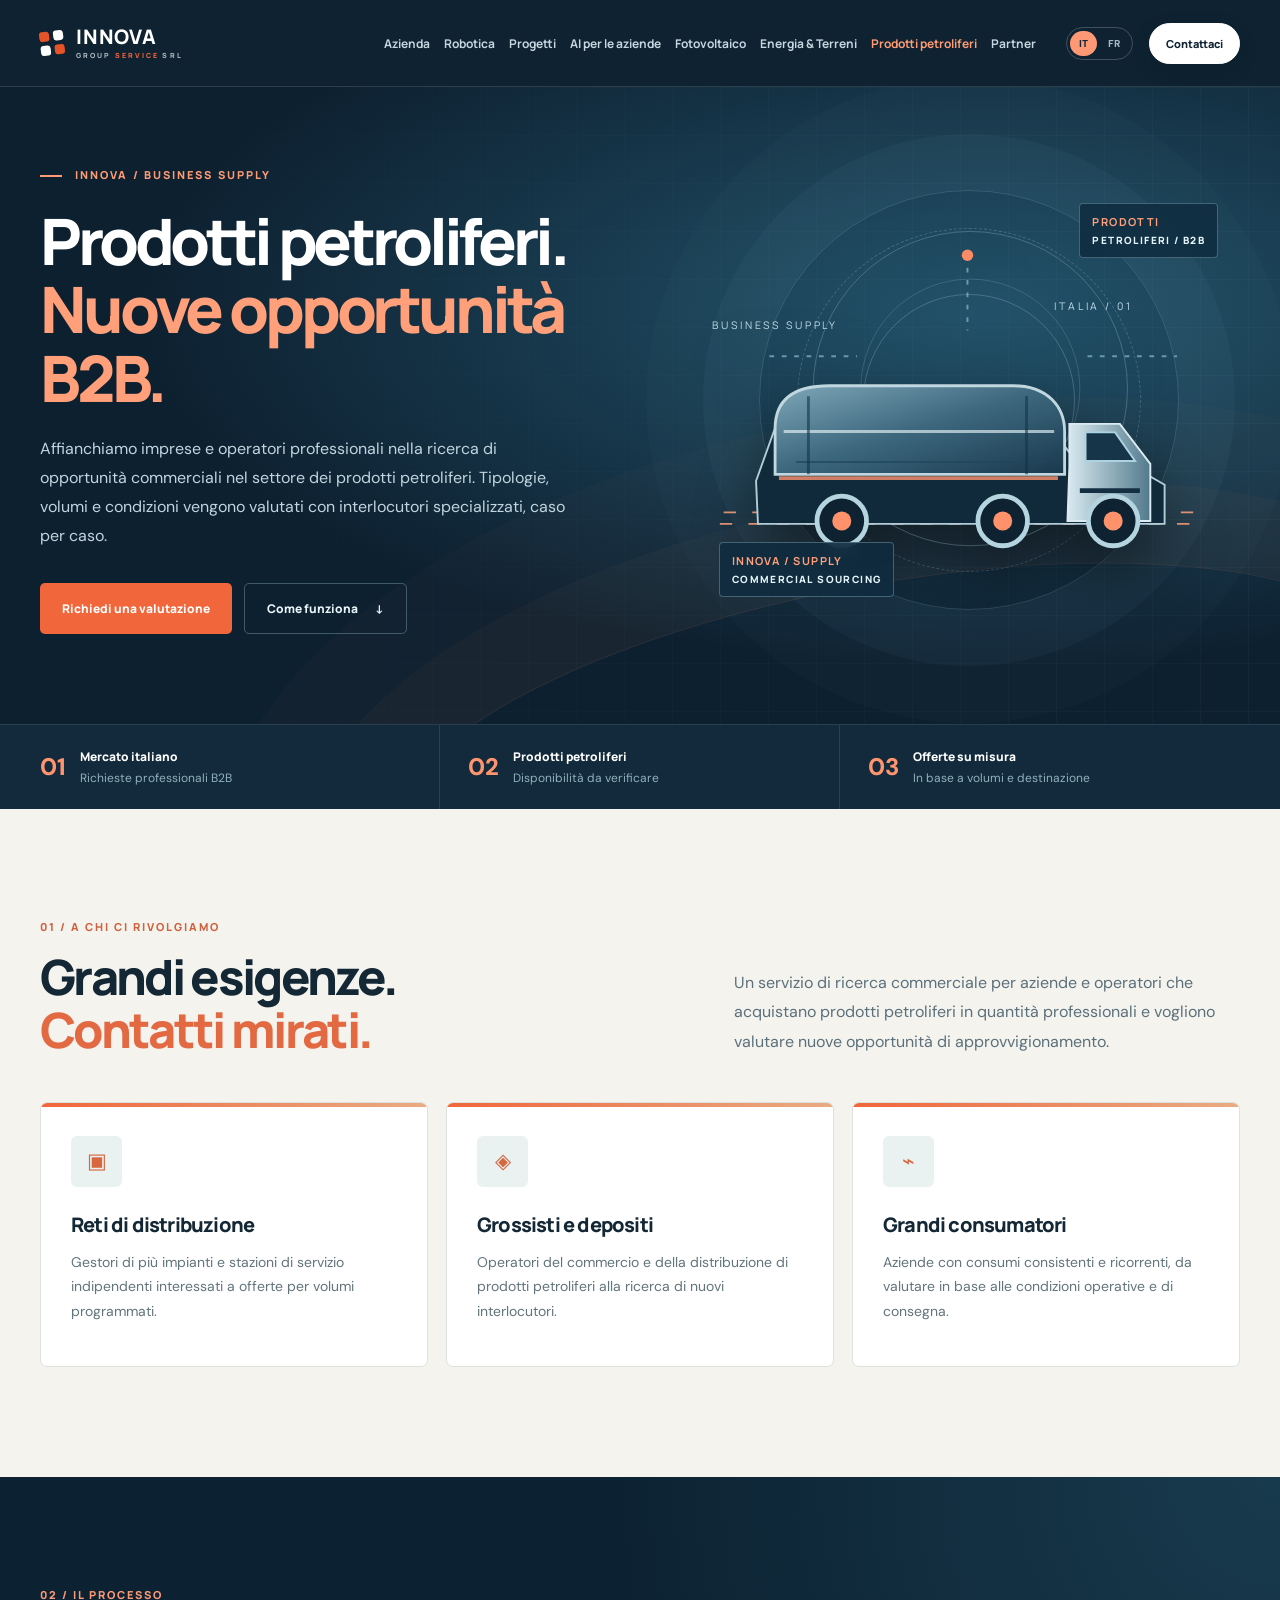
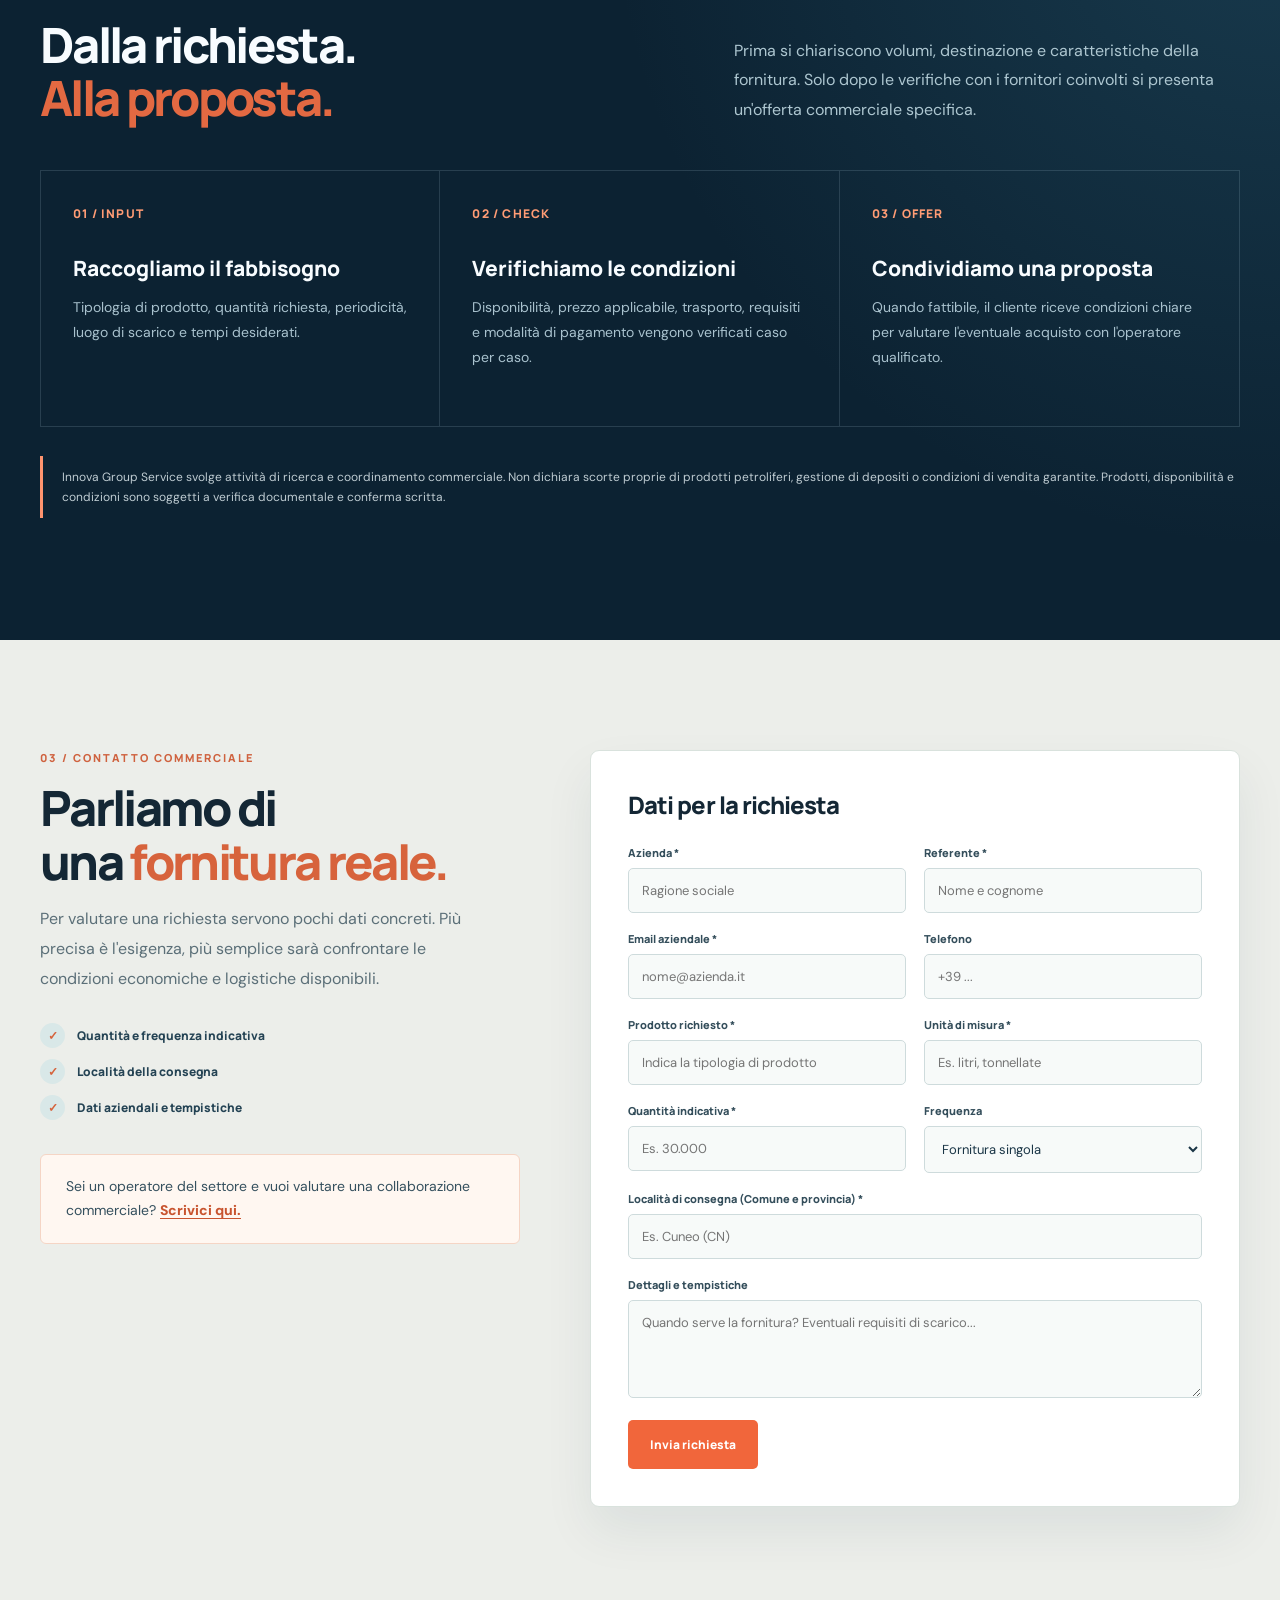
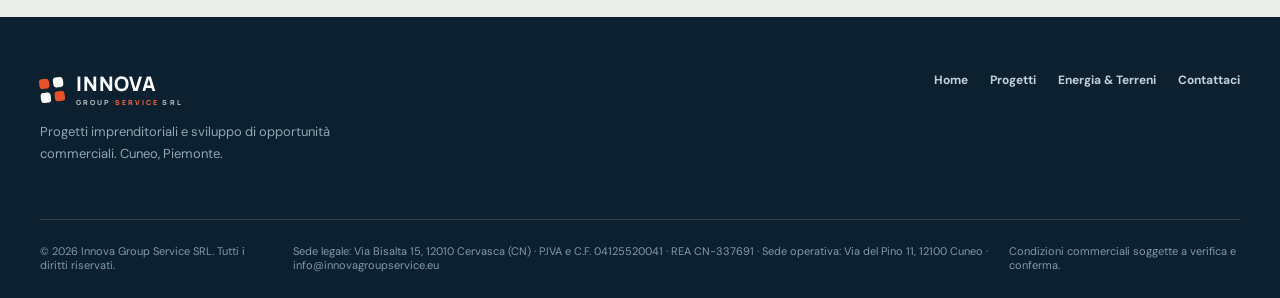
<file: carburanti.html>
<!doctype html>
<html lang="it">
<head>
<meta charset="utf-8">
<meta name="viewport" content="width=device-width, initial-scale=1">
<meta name="theme-color" content="#0d2030">
<meta name="description" content="Innova Group Service: ricerca e coordinamento di opportunità B2B nel settore dei prodotti petroliferi. Richieste professionali, analisi dei volumi e verifica delle condizioni di fornitura.">
<title>Prodotti petroliferi B2B | Innova Group Service SRL</title>
<link rel="preconnect" href="https://fonts.googleapis.com">
<link rel="preconnect" href="https://fonts.gstatic.com" crossorigin>
<link href="https://fonts.googleapis.com/css2?family=DM+Sans:wght@400;500;600;700&family=Manrope:wght@400;500;600;700;800&display=swap" rel="stylesheet">
<style>
:root{--night:#0d2030;--navy:#142d40;--orange:#f1663b;--warm:#ff9f78;--ice:#b8d3db;--paper:#f6f5f0;--muted:#5c6d78}
*{box-sizing:border-box}html{scroll-behavior:smooth}body{margin:0;background:var(--paper);font-family:'DM Sans',sans-serif;color:#142735;-webkit-font-smoothing:antialiased}a{text-decoration:none;color:inherit}button,input,select,textarea{font:inherit}.container{width:min(1200px,calc(100% - 48px));margin:auto}button,a{ -webkit-tap-highlight-color:transparent }
.site-header{position:relative;z-index:100;background:#0e2231;border-bottom:1px solid #ffffff20;min-height:86px;color:#f8fcff}.nav-inner{display:flex;align-items:center;gap:30px;min-height:86px}.brand{display:flex;align-items:center;gap:11px;white-space:nowrap}.brand-icon{width:38px;height:38px;border:2px solid #e87550;border-radius:10px;display:grid;place-items:center;transform:rotate(-12deg)}.brand-icon span{display:block;width:20px;height:20px;border:4px solid #f18a68;border-right-color:transparent;border-radius:50%;transform:rotate(20deg)}.brand-text{font:800 20px/1 'Manrope',sans-serif;letter-spacing:.04em}.brand-text small{display:block;font-size:7px;letter-spacing:.25em;color:#b4c7d1;margin-top:6px}.nav-links{display:flex;gap:20px;margin-left:auto;align-items:center}.nav-links a{font:700 11px 'Manrope',sans-serif;color:#c6d6df;transition:color .2s;white-space:nowrap}.nav-links a:hover,.nav-links a.active{color:#ff9c74}.nav-actions{display:flex;gap:16px;align-items:center}.lang-switch{display:flex;padding:3px;border:1px solid #ffffff35;border-radius:18px;gap:2px}.lang-switch button{border:0;color:#a7bbc5;background:transparent;padding:6px 9px;border-radius:14px;font-size:10px;font-weight:800;cursor:pointer}.lang-switch button.active{color:#102737;background:#ff9975}.header-cta{display:inline-flex;align-items:center;gap:8px;background:var(--orange);border-radius:4px;padding:12px 16px;font:800 11px 'Manrope',sans-serif;white-space:nowrap}.header-cta:hover{background:#fa875e}.mobile-menu{display:none;border:0;background:none;color:#fff;font-size:25px;cursor:pointer}
.hero{position:relative;min-height:635px;overflow:hidden;background:radial-gradient(ellipse at 77% 35%,#23536b 0%,#0d2030 61%);color:#fff}.hero:before{content:"";position:absolute;inset:0;background-image:linear-gradient(#abc8dc0a 1px,transparent 1px),linear-gradient(90deg,#abc8dc0a 1px,transparent 1px);background-size:48px 48px;mask-image:linear-gradient(90deg,transparent,#000)}.hero:after{content:"";position:absolute;inset:auto -10% -200px 30%;height:340px;border:1px solid #ff956a21;border-radius:50%;transform:rotate(-10deg);box-shadow:0 0 0 85px #ff956a08,0 0 0 170px #ff956a05}.hero-grid{position:relative;z-index:2;display:grid;grid-template-columns:1.06fr .94fr;align-items:center;min-height:635px;gap:45px;padding:80px 0 90px}.eyebrow{font:800 11px 'Manrope',sans-serif;letter-spacing:.19em;text-transform:uppercase;color:#ff9b73}.eyebrow:before{content:"";display:inline-block;width:22px;height:2px;background:#ff9b73;vertical-align:middle;margin-right:13px}.hero h1{font:800 clamp(43px,5vw,71px)/1.07 'Manrope',sans-serif;letter-spacing:-.065em;margin:25px 0 23px}.hero h1 em{font-style:normal;color:#ffa07a}.hero p{color:#c1d5de;font-size:16px;line-height:1.8;max-width:540px;margin:0 0 32px}.hero-buttons{display:flex;flex-wrap:wrap;gap:12px}.btn{display:inline-flex;align-items:center;justify-content:center;gap:17px;padding:16px 22px;border-radius:5px;font:800 12px 'Manrope',sans-serif;transition:transform .2s,background .2s}.btn:hover{transform:translateY(-3px)}.btn-primary{background:var(--orange);color:#fff}.btn-outline{border:1px solid #8caebe66;color:#e9f4f8}.btn-outline:hover{background:#ffffff10}.hero-side{position:relative;min-height:410px;display:grid;place-items:center}.visual-rings{position:absolute;width:420px;height:420px;max-width:100%;aspect-ratio:1;border:1px solid #97c0d338;border-radius:50%;box-shadow:0 0 0 56px #a0c3d50a,0 0 0 113px #a0c3d505;animation:halo 8s ease-in-out infinite alternate}.visual-rings:before,.visual-rings:after{content:"";position:absolute;inset:37px;border:1px dashed #9abdd34f;border-radius:50%;animation:rotate 40s linear infinite}.visual-rings:after{inset:103px;border-style:solid;animation-direction:reverse;animation-duration:26s}.hero-schematic{width:min(100%,550px);filter:drop-shadow(0 30px 30px #0007);position:relative;z-index:2}.fuel-stream{stroke-dasharray:13 17;animation:dash 5s linear infinite}.visual-tag{position:absolute;z-index:3;padding:10px 12px;background:#102c40da;border:1px solid #9cc9d55b;backdrop-filter:blur(8px);border-radius:4px;color:#e4f5f9;font:800 10px 'Manrope',sans-serif;letter-spacing:.14em}.visual-tag b{display:block;color:#ffa07a;font-size:11px;margin-bottom:4px}.visual-tag.one{top:5%;right:4%}.visual-tag.two{bottom:5%;left:4%}@keyframes rotate{to{transform:rotate(360deg)}}@keyframes dash{to{stroke-dashoffset:-180}}@keyframes halo{to{transform:scale(1.05);opacity:.7}}
.meta-strip{background:#122a3b;color:#d0dfe6;border-top:1px solid #ffffff19}.meta-inner{display:grid;grid-template-columns:repeat(3,1fr)}.meta-item{padding:23px 28px;border-right:1px solid #ffffff1b;display:flex;align-items:center;gap:14px}.meta-item:first-child{padding-left:0}.meta-item:last-child{border:0}.meta-icon{color:#ff946e;font-size:24px;font-weight:800}.meta-item b{display:block;color:#fff;font:800 12px 'Manrope',sans-serif}.meta-item small{display:block;color:#91b0be;margin-top:5px;font-size:12px}
section{scroll-margin-top:20px}.section-pad{padding:110px 0}.section-head{display:grid;grid-template-columns:1.1fr .85fr;gap:40px;align-items:end;margin-bottom:45px}.section-no{font:800 11px 'Manrope',sans-serif;letter-spacing:.18em;color:#cf623f}.section-head h2,.block-heading{font:800 clamp(32px,3.8vw,52px)/1.1 'Manrope',sans-serif;letter-spacing:-.055em;margin:16px 0 0}.section-head h2 span{color:#e36942}.section-head p{color:#5b707b;line-height:1.85;margin:0}.audiences{background:#f4f3ee}.audience-grid{display:grid;grid-template-columns:repeat(3,1fr);gap:18px}.audience-card{background:#fff;border:1px solid #dce2de;padding:33px 30px;min-height:265px;border-radius:7px;position:relative;overflow:hidden}.audience-card:before{content:"";position:absolute;top:0;left:0;right:0;height:4px;background:linear-gradient(90deg,#f1663b,#e9ab83)}.audience-icon{width:51px;height:51px;background:#eaf1f1;display:grid;place-items:center;border-radius:6px;color:#d86740;margin-bottom:24px;font-size:21px}.audience-card h3{font:800 20px 'Manrope',sans-serif;letter-spacing:-.04em;margin:0 0 12px}.audience-card p{color:#62747c;font-size:14px;line-height:1.75;margin:0}.scope{background:#0c2232;color:#f8fcff;position:relative;overflow:hidden}.scope:before{content:"";position:absolute;inset:0;background:radial-gradient(circle at 100% 0%,#33708a50,transparent 45%)}.scope .container{position:relative}.scope .section-no{color:#ff9973}.scope .section-head p{color:#aec7d1}.scope-rows{display:grid;grid-template-columns:repeat(3,1fr);border:1px solid #9ab5c432}.scope-step{padding:34px 32px;min-height:255px;border-right:1px solid #9ab5c432}.scope-step:last-child{border:0}.scope-step .count{font:800 12px 'Manrope',sans-serif;color:#ff9c75;letter-spacing:.1em}.scope-step h3{font:800 21px/1.2 'Manrope',sans-serif;margin:34px 0 14px}.scope-step p{color:#a9c2ce;font-size:14px;line-height:1.8}.scope-note{border-left:3px solid #ff946f;padding:11px 0 11px 19px;color:#bfccd2;font-size:12px;line-height:1.7;margin-top:29px}
.request{background:#eceeea}.request-wrap{display:grid;grid-template-columns:.85fr 1.15fr;gap:70px}.request-copy p{color:#5b6f78;line-height:1.85;max-width:450px}.request-points{display:grid;gap:11px;margin-top:30px}.request-points span{font:800 12px 'Manrope',sans-serif;color:#244354}.request-points span:before{content:"✓";display:inline-grid;place-items:center;margin-right:12px;width:25px;height:25px;background:#d9e8e8;color:#d5633c;border-radius:50%}.form-card{padding:37px;background:#fff;border:1px solid #d9e2dd;box-shadow:0 24px 50px #14364713;border-radius:9px}.form-card h3{margin:0 0 24px;font:800 24px 'Manrope',sans-serif;letter-spacing:-.04em}.fields{display:grid;grid-template-columns:1fr 1fr;gap:18px}.field{display:flex;flex-direction:column;gap:8px}.field.full{grid-column:1/-1}.field label{font:800 11px 'Manrope',sans-serif;color:#344e5b}.field input,.field textarea,.field select{width:100%;border:1px solid #cedbdc;background:#f7faf9;color:#1a3546;padding:13px;border-radius:5px;font-size:13px;min-height:45px;outline-offset:3px}.field textarea{min-height:98px;resize:vertical}.form-submit{border:0;cursor:pointer;margin-top:22px;min-height:49px}.form-note{color:#778892;font-size:12px;line-height:1.6;margin-top:17px}.sub-cta{margin-top:34px;padding:20px 25px;background:#fff7f1;border:1px solid #f5d5c5;color:#35505e;border-radius:6px;line-height:1.7;font-size:14px}.sub-cta a{color:#c8542f;font-weight:800;text-decoration:underline;text-underline-offset:3px}
footer{background:#0d2030;color:#bfd0d8;padding:55px 0 26px}.footer-grid{display:flex;justify-content:space-between;align-items:start;gap:35px;padding-bottom:40px}.footer-links{display:flex;flex-wrap:wrap;gap:22px;font-size:12px;font-weight:700}.footer-links a:hover{color:#ff9b74}.footer-copy{margin-top:15px;font-size:13px;max-width:350px;line-height:1.7;color:#8da7b4}.footer-bottom{border-top:1px solid #ffffff21;padding-top:24px;display:flex;justify-content:space-between;gap:20px;font-size:11px;color:#809ba9}
@media(max-width:1190px){.nav-links{gap:12px}.nav-links a{font-size:10px}.nav-inner{gap:18px}}
@media(max-width:970px){.site-header .nav-links{display:none;position:absolute;left:0;right:0;top:85px;background:#112c40;flex-direction:column;align-items:stretch;padding:16px 25px 22px;gap:0;box-shadow:0 18px 36px #0007}.site-header .nav-links.open{display:flex}.site-header .nav-links a{padding:13px 0;border-bottom:1px solid #ffffff16;font-size:12px}.nav-actions{margin-left:auto}.mobile-menu{display:block}.hero-grid{grid-template-columns:1fr;gap:0;padding:80px 0 50px}.hero-side{min-height:360px}.hero h1{font-size:clamp(40px,7vw,64px)}.request-wrap{gap:30px}}
@media(max-width:720px){.container{width:calc(100% - 36px)}.site-header,.nav-inner{min-height:74px}.site-header .nav-links{top:73px}.header-cta{display:none}.hero-grid{padding:65px 0 35px}.hero p{font-size:14px}.hero-side{min-height:290px}.visual-rings{width:285px;height:285px}.hero-schematic{width:360px;max-width:100%}.visual-tag.one{right:0;top:1%}.visual-tag.two{bottom:3%;left:0}.meta-inner{grid-template-columns:1fr}.meta-item{padding:16px 0;border-right:0;border-bottom:1px solid #ffffff15}.section-pad{padding:78px 0}.section-head{grid-template-columns:1fr;gap:20px}.audience-grid,.scope-rows,.request-wrap{grid-template-columns:1fr}.scope-step{border-right:0;border-bottom:1px solid #9ab5c432;min-height:auto}.scope-step:last-child{border-bottom:0}.fields{grid-template-columns:1fr}.field.full{grid-column:auto}.form-card{padding:23px}.footer-grid,.footer-bottom{flex-direction:column}}
@media(prefers-reduced-motion:reduce){*,*:before,*:after{animation-duration:.01ms!important;scroll-behavior:auto!important}}
.brand-symbol{display:none!important}.brand-symbol,.brand-mark,.brand-icon{display:grid!important;width:22px;height:22px;grid-template-columns:repeat(2,1fr);gap:2px;transform:none;flex:none;overflow:hidden}.brand-symbol span,.brand-mark i,.brand-icon span{display:block!important;background:#fff!important;opacity:1!important;border-radius:1px!important}.brand-symbol span:nth-child(1),.brand-symbol span:nth-child(4),.brand-mark i:nth-child(1),.brand-mark i:nth-child(4),.brand-icon span:nth-child(1),.brand-icon span:nth-child(4){background:#e65329!important}.brand-symbol span:nth-child(2),.brand-symbol span:nth-child(3),.brand-mark i:nth-child(2),.brand-mark i:nth-child(3),.brand-icon span:nth-child(2),.brand-icon span:nth-child(3){background:#fff!important}.brand-symbol,.brand-mark,.brand-icon{width:24px;height:24px;gap:4px}.brand-symbol span,.brand-mark i,.brand-icon span{border-radius:3px!important}.brand-symbol,.brand-mark,.brand-icon{transform:rotate(-7deg)}.brand-text,.brand>span:last-child{color:#fff!important}.brand-text small,.brand>span:last-child small{color:#aebbc2!important}.brand>span:last-child>span{color:#aebbc2!important}</style>
<link rel="stylesheet" href="/richieste.css">
<style id="menu-una-riga">.nav-links a{white-space:nowrap}@media(min-width:1151px) and (max-width:1440px){.nav-links{gap:14px!important}.nav-links a{font-size:12px!important}}</style>
<style id="logo-innova">.brand{display:inline-flex!important;align-items:center;gap:12px;color:#fff;text-decoration:none;font:800 21px/1 'Manrope',sans-serif;letter-spacing:.06em}.brand .brand-text small{display:block;font-size:7px;letter-spacing:.3em;margin-top:5px;color:#aebbc2}.brand-mark,.brand-symbol,.brand-icon{display:grid!important;grid-template-columns:1fr 1fr;gap:4px;width:24px;height:24px;transform:rotate(-7deg);flex:none;border:0!important;border-radius:0!important;overflow:visible;place-items:stretch!important}.brand-mark i,.brand-symbol span,.brand-icon span{display:block!important;width:auto!important;height:auto!important;border:0!important;border-radius:3px!important;transform:none!important;background:#fff!important}.brand-mark i:nth-child(1),.brand-mark i:nth-child(4),.brand-symbol span:nth-child(1),.brand-symbol span:nth-child(4),.brand-icon span:nth-child(1),.brand-icon span:nth-child(4){background:#e65329!important}@media(max-width:790px){.brand{font-size:18px}}</style>
</head>
<body>
<header class="site-header">
  <div class="container nav-inner">
    <a class="brand" href="/" aria-label="Innova Group Service Home"><span class="brand-icon" aria-hidden="true"><span></span><span></span><span></span><span></span></span><span class="brand-text">INNOVA<small>GROUP <span class="brand-service" style="color:var(--orange)">SERVICE</span> SRL</small></span></a>
    <nav class="nav-links" id="navLinks" aria-label="Navigazione principale">
      <a href="/azienda.html" data-i18n="navAbout">Azienda</a>
      <a href="/robotica.html" data-i18n="navRobotics">Robotica</a>
      <a href="/progetti.html" data-i18n="navAreas">Progetti</a>
      <a href="/centralino-ai.html" data-i18n="navVoice">AI per le aziende</a>
      <a href="/#fotovoltaico">Fotovoltaico</a>
      <a href="/energia-terreni.html" data-i18n="navEnergy">Energia &amp; Terreni</a>
      <a href="/carburanti.html" class="active" aria-current="page" data-i18n="navFuel">Prodotti petroliferi</a>
      <a href="/partner.html" data-i18n="navPartners">Partner</a>
    </nav>
    <div class="nav-actions">
      <div class="lang-switch" aria-label="Lingua"><button class="active" data-lang="it" aria-pressed="true">IT</button><button data-lang="fr" aria-pressed="false">FR</button></div>
      <a class="header-cta" href="#richiesta"><span data-i18n="navContact">Parliamone</span> </a>
      <button class="mobile-menu" aria-controls="navLinks" aria-expanded="false" aria-label="Apri menu">☰</button>
    </div>
  </div>
</header>
<main>
<section class="hero">
  <div class="container hero-grid">
    <div class="hero-copy">
      <div class="eyebrow" data-i18n="heroKicker">INNOVA / BUSINESS SUPPLY</div>
      <h1 data-i18n-html="heroTitle">Prodotti petroliferi.<br><em>Nuove opportunità B2B.</em></h1>
      <p data-i18n="heroDesc">Affianchiamo imprese e operatori professionali nella ricerca di opportunità commerciali nel settore dei prodotti petroliferi. Tipologie, volumi e condizioni vengono valutati con interlocutori specializzati, caso per caso.</p>
      <div class="hero-buttons">
        <a class="btn btn-primary" href="#richiesta"><span data-i18n="heroCTA">Richiedi una valutazione</span> </a>
        <a class="btn btn-outline" href="#come-funziona"><span data-i18n="heroLearn">Come funziona</span> ↓</a>
      </div>
    </div>
    <div class="hero-side" aria-hidden="true">
      <div class="visual-rings"></div>
      <div class="visual-tag one"><b>PRODOTTI</b> PETROLIFERI / B2B</div>
      <svg class="hero-schematic" viewBox="0 0 570 460" xmlns="http://www.w3.org/2000/svg" fill="none">
        <defs><linearGradient id="fuelBody" x1="0" x2="1" y1="0" y2="1"><stop stop-color="#80a7b9"/><stop offset=".48" stop-color="#3d687e"/><stop offset="1" stop-color="#19384d"/></linearGradient><linearGradient id="fuelCab" x1="0" x2="1"><stop stop-color="#d9eaf0"/><stop offset="1" stop-color="#527a8d"/></linearGradient></defs>
        <circle cx="287" cy="218" r="165" stroke="#9bbccc" stroke-opacity=".35"/><circle cx="287" cy="218" r="115" stroke="#9bbccc" stroke-opacity=".23"/>
        <path class="fuel-stream" d="M28 348H530M24 360H523" stroke="#ff9f78" stroke-width="2" stroke-opacity=".85"/>
        <path d="M62 315L85 251H364L403 300H458L491 319V360H64Z" fill="#102a3b" stroke="#b1cdda" stroke-width="2"/>
        <path d="M82 260C82 228 103 215 139 215H332C368 215 386 237 386 263V308H82Z" fill="url(#fuelBody)" stroke="#c0d7df" stroke-width="3"/>
        <path d="M91 263H375" stroke="#e6f4f7" stroke-opacity=".65" stroke-width="3"/>
        <path d="M104 295H367" stroke="#20465c" stroke-opacity=".7" stroke-width="2"/>
        <path d="M117 226V308M346 226V308" stroke="#123448" stroke-opacity=".6" stroke-width="3"/>
        <path d="M391 300V255H444L476 297V357H389Z" fill="url(#fuelCab)" stroke="#dcebf1" stroke-width="2"/>
        <path d="M408 264H439L460 294H408Z" fill="#173549" stroke="#acd4e0" stroke-width="2"/>
        <path d="M402 325H465" stroke="#152f42" stroke-width="5"/>
        <path d="M86 312H379" stroke="#ff9470" stroke-opacity=".8" stroke-width="4"/>
        <g fill="#0e2232" stroke="#b4d5df" stroke-width="5"><circle cx="152" cy="357" r="26"/><circle cx="321" cy="357" r="26"/><circle cx="437" cy="357" r="26"/></g>
        <g fill="#ff926b"><circle cx="152" cy="357" r="10"/><circle cx="321" cy="357" r="10"/><circle cx="437" cy="357" r="10"/></g>
        <path d="M76 184H168M410 184H504M284 78V157" stroke="#95c3d6" stroke-opacity=".65" stroke-width="2" stroke-dasharray="5 8"/>
        <circle cx="284" cy="78" r="6" fill="#fa8c65"/>
        <text x="16" y="155" font-size="11" font-family="Manrope,sans-serif" letter-spacing="3" fill="#c0dce6">BUSINESS SUPPLY</text>
        <text x="375" y="135" font-size="11" font-family="Manrope,sans-serif" letter-spacing="3" fill="#c0dce6">ITALIA / 01</text>
      </svg>
      <div class="visual-tag two"><b>INNOVA / SUPPLY</b> COMMERCIAL SOURCING</div>
    </div>
  </div>
</section>
<div class="meta-strip"><div class="container meta-inner">
  <div class="meta-item"><span class="meta-icon">01</span><div><b data-i18n="metaOne">Mercato italiano</b><small data-i18n="metaOneSub">Richieste professionali B2B</small></div></div>
  <div class="meta-item"><span class="meta-icon">02</span><div><b data-i18n="metaTwo">Prodotti petroliferi</b><small data-i18n="metaTwoSub">Disponibilità da verificare</small></div></div>
  <div class="meta-item"><span class="meta-icon">03</span><div><b data-i18n="metaThree">Offerte su misura</b><small data-i18n="metaThreeSub">In base a volumi e destinazione</small></div></div>
</div></div>
<section class="section-pad audiences" id="destinatari">
  <div class="container">
    <div class="section-head"><div><div class="section-no" data-i18n="audienceKicker">01 / A CHI CI RIVOLGIAMO</div><h2 data-i18n-html="audienceTitle">Grandi esigenze.<br><span>Contatti mirati.</span></h2></div><p data-i18n="audienceDesc">Un servizio di ricerca commerciale per aziende e operatori che acquistano prodotti petroliferi in quantità professionali e vogliono valutare nuove opportunità di approvvigionamento.</p></div>
    <div class="audience-grid">
      <article class="audience-card"><div class="audience-icon" aria-hidden="true">▣</div><h3 data-i18n="aud1Title">Reti di distribuzione</h3><p data-i18n="aud1Desc">Gestori di più impianti e stazioni di servizio indipendenti interessati a offerte per volumi programmati.</p></article>
      <article class="audience-card"><div class="audience-icon" aria-hidden="true">◈</div><h3 data-i18n="aud2Title">Grossisti e depositi</h3><p data-i18n="aud2Desc">Operatori del commercio e della distribuzione di prodotti petroliferi alla ricerca di nuovi interlocutori.</p></article>
      <article class="audience-card"><div class="audience-icon" aria-hidden="true">⌁</div><h3 data-i18n="aud3Title">Grandi consumatori</h3><p data-i18n="aud3Desc">Aziende con consumi consistenti e ricorrenti, da valutare in base alle condizioni operative e di consegna.</p></article>
    </div>
  </div>
</section>
<section class="section-pad scope" id="come-funziona">
  <div class="container">
    <div class="section-head"><div><div class="section-no" data-i18n="processKicker">02 / IL PROCESSO</div><h2 data-i18n-html="processTitle">Dalla richiesta.<br><span>Alla proposta.</span></h2></div><p data-i18n="processDesc">Prima si chiariscono volumi, destinazione e caratteristiche della fornitura. Solo dopo le verifiche con i fornitori coinvolti si presenta un'offerta commerciale specifica.</p></div>
    <div class="scope-rows">
      <article class="scope-step"><div class="count">01 / INPUT</div><h3 data-i18n="stepOneTitle">Raccogliamo il fabbisogno</h3><p data-i18n="stepOneDesc">Tipologia di prodotto, quantità richiesta, periodicità, luogo di scarico e tempi desiderati.</p></article>
      <article class="scope-step"><div class="count">02 / CHECK</div><h3 data-i18n="stepTwoTitle">Verifichiamo le condizioni</h3><p data-i18n="stepTwoDesc">Disponibilità, prezzo applicabile, trasporto, requisiti e modalità di pagamento vengono verificati caso per caso.</p></article>
      <article class="scope-step"><div class="count">03 / OFFER</div><h3 data-i18n="stepThreeTitle">Condividiamo una proposta</h3><p data-i18n="stepThreeDesc">Quando fattibile, il cliente riceve condizioni chiare per valutare l'eventuale acquisto con l'operatore qualificato.</p></article>
    </div>
    <p class="scope-note" data-i18n="scopeNote">Innova Group Service svolge attività di ricerca e coordinamento commerciale. Non dichiara scorte proprie di prodotti petroliferi, gestione di depositi o condizioni di vendita garantite. Prodotti, disponibilità e condizioni sono soggetti a verifica documentale e conferma scritta.</p>
  </div>
</section>
<section class="section-pad request" id="richiesta">
  <div class="container request-wrap">
    <div class="request-copy">
      <div class="section-no" data-i18n="requestKicker">03 / CONTATTO COMMERCIALE</div>
      <h2 class="block-heading" data-i18n-html="requestTitle">Parliamo di<br>una <span style="color:#d7633c">fornitura reale.</span></h2>
      <p data-i18n="requestDesc">Per valutare una richiesta servono pochi dati concreti. Più precisa è l'esigenza, più semplice sarà confrontare le condizioni economiche e logistiche disponibili.</p>
      <div class="request-points"><span data-i18n="pointOne">Quantità e frequenza indicativa</span><span data-i18n="pointTwo">Località della consegna</span><span data-i18n="pointThree">Dati aziendali e tempistiche</span></div>
      <div class="sub-cta"><span data-i18n="partnerText">Sei un operatore del settore e vuoi valutare una collaborazione commerciale?</span> <a href="/partner.html#modulo" data-i18n="partnerLink">Scrivici qui.</a></div>
    </div>
    <div class="form-card">
      <h3 data-i18n="formTitle">Dati per la richiesta</h3>
      <form id="fuelForm" name="prodotti-petroliferi" method="POST" action="/grazie.html" data-netlify="true" netlify-honeypot="bot-field"><input type="hidden" name="form-name" value="prodotti-petroliferi"><input hidden name="bot-field" tabindex="-1">
        <div class="fields">
          <div class="field"><label for="company" data-i18n="companyLabel">Azienda *</label><input id="company" name="company" autocomplete="organization" required maxlength="120" placeholder="Ragione sociale"></div>
          <div class="field"><label for="contact" data-i18n="contactLabel">Referente *</label><input id="contact" name="contact" autocomplete="name" required maxlength="100" placeholder="Nome e cognome"></div>
          <div class="field"><label for="email" data-i18n="emailLabel">Email aziendale *</label><input id="email" name="email" type="email" autocomplete="email" required maxlength="150" placeholder="nome@azienda.it"></div>
          <div class="field"><label for="phone" data-i18n="phoneLabel">Telefono</label><input id="phone" name="phone" type="tel" autocomplete="tel" maxlength="40" placeholder="+39 ..."></div>
          <div class="field"><label for="product" data-i18n="productLabel">Prodotto richiesto *</label><input id="product" name="product" required maxlength="120" placeholder="Indica la tipologia di prodotto"></div>
          <div class="field"><label for="unit" data-i18n="unitLabel">Unità di misura *</label><input id="unit" name="unit" required maxlength="40" placeholder="Es. litri, tonnellate"></div>
          <div class="field"><label for="quantity" data-i18n="quantityLabel">Quantità indicativa *</label><input id="quantity" name="quantity" type="number" min="1" step="1" required placeholder="Es. 30.000"></div>
          <div class="field"><label for="frequency" data-i18n="frequencyLabel">Frequenza</label><select id="frequency" name="frequency"><option value="Singola fornitura" data-i18n="freqOnce">Fornitura singola</option><option value="Mensile" data-i18n="freqMonthly">Mensile</option><option value="Continuativa" data-i18n="freqContinuous">Continuativa</option><option value="Da definire" data-i18n="freqUnknown">Da definire</option></select></div>
          <div class="field full"><label for="destination" data-i18n="destinationLabel">Località di consegna (Comune e provincia) *</label><input id="destination" name="destination" required maxlength="140" placeholder="Es. Cuneo (CN)"></div>
          <div class="field full"><label for="notes" data-i18n="notesLabel">Dettagli e tempistiche</label><textarea id="notes" name="notes" maxlength="1500" placeholder="Quando serve la fornitura? Eventuali requisiti di scarico..."></textarea></div>
        </div>
        <button class="btn btn-primary form-submit" type="submit"><span data-i18n="submitButton">Invia richiesta</span> </button>
        
      </form>
    </div>
  </div>
</section>
</main>
<footer><div class="container">
  <div class="footer-grid">
    <div><a class="brand" href="/"><span class="brand-icon" aria-hidden="true"><span></span><span></span><span></span><span></span></span><span class="brand-text">INNOVA<small>GROUP <span class="brand-service" style="color:var(--orange)">SERVICE</span> SRL</small></span></a><p class="footer-copy" data-i18n="footerDesc">Progetti imprenditoriali e sviluppo di opportunità commerciali. Cuneo, Piemonte.</p></div>
    <nav class="footer-links" aria-label="Link utili"><a href="/" data-i18n="footerHome">Home</a><a href="/progetti.html" data-i18n="footerProjects">Progetti</a><a href="/energia-terreni.html" data-i18n="navEnergy">Energia &amp; Terreni</a><a href="/carburanti.html#richiesta" data-i18n="navContact">Contattaci</a></nav>
  </div>
  <div class="footer-bottom"><span>© <span id="year"></span> Innova Group Service SRL. <span data-i18n="rights">Tutti i diritti riservati.</span></span><span data-i18n="footerLegal">Sede legale: Via Bisalta 15, 12010 Cervasca (CN) · P.IVA e C.F. 04125520041 · REA CN-337691 · Sede operativa: Via del Pino 11, 12100 Cuneo · info@innovagroupservice.eu</span><span data-i18n="legal">Condizioni commerciali soggette a verifica e conferma.</span></div>
</div></footer>
<script>
const t={
it:{
footerLegal:'Sede legale: Via Bisalta 15, 12010 Cervasca (CN) · P.IVA e C.F. 04125520041 · REA CN-337691 · Sede operativa: Via del Pino 11, 12100 Cuneo · info@innovagroupservice.eu',navAbout:'Azienda',navRobotics:'Robotica',navAreas:'Progetti',navVoice:'AI per le aziende',navEnergy:'Energia & Terreni',navFuel:'Prodotti petroliferi',navPartners:'Partner',navContact:'Contattaci',heroKicker:'INNOVA / BUSINESS SUPPLY',heroTitle:'Prodotti petroliferi.<br><em>Nuove opportunità B2B.</em>',heroDesc:'Affianchiamo imprese e operatori professionali nella ricerca di opportunità commerciali nel settore dei prodotti petroliferi. Tipologie, volumi e condizioni vengono valutati con interlocutori specializzati, caso per caso.',heroCTA:'Richiedi una valutazione',heroLearn:'Come funziona',metaOne:'Mercato italiano',metaOneSub:'Richieste professionali B2B',metaTwo:'Prodotti petroliferi',metaTwoSub:'Disponibilità da verificare',metaThree:'Offerte su misura',metaThreeSub:'In base a volumi e destinazione',audienceKicker:'01 / A CHI CI RIVOLGIAMO',audienceTitle:'Grandi esigenze.<br><span>Contatti mirati.</span>',audienceDesc:'Un servizio di ricerca commerciale per aziende e operatori che acquistano prodotti petroliferi in quantità professionali e vogliono valutare nuove opportunità di approvvigionamento.',aud1Title:'Reti di distribuzione',aud1Desc:'Gestori di più impianti e stazioni di servizio indipendenti interessati a offerte per volumi programmati.',aud2Title:'Grossisti e depositi',aud2Desc:'Operatori del commercio e della distribuzione di prodotti petroliferi alla ricerca di nuovi interlocutori.',aud3Title:'Grandi consumatori',aud3Desc:'Aziende con consumi consistenti e ricorrenti, da valutare in base alle condizioni operative e di consegna.',processKicker:'02 / IL PROCESSO',processTitle:'Dalla richiesta.<br><span>Alla proposta.</span>',processDesc:"Prima si chiariscono volumi, destinazione e caratteristiche della fornitura. Solo dopo le verifiche con i fornitori coinvolti si presenta un'offerta commerciale specifica.",stepOneTitle:'Raccogliamo il fabbisogno',stepOneDesc:'Tipologia di prodotto, quantità richiesta, periodicità, luogo di scarico e tempi desiderati.',stepTwoTitle:'Verifichiamo le condizioni',stepTwoDesc:'Disponibilità, prezzo applicabile, trasporto, requisiti e modalità di pagamento vengono verificati caso per caso.',stepThreeTitle:'Condividiamo una proposta',stepThreeDesc:"Quando fattibile, il cliente riceve condizioni chiare per valutare l'eventuale acquisto con l'operatore qualificato.",scopeNote:'Innova Group Service svolge attività di ricerca e coordinamento commerciale. Non dichiara scorte proprie di prodotti petroliferi, gestione di depositi o condizioni di vendita garantite. Prodotti, disponibilità e condizioni sono soggetti a verifica documentale e conferma scritta.',requestKicker:'03 / CONTATTO COMMERCIALE',requestTitle:'Parliamo di<br>una <span style="color:#d7633c">fornitura reale.</span>',requestDesc:"Per valutare una richiesta servono pochi dati concreti. Più precisa è l'esigenza, più semplice sarà confrontare le condizioni economiche e logistiche disponibili.",pointOne:'Quantità e frequenza indicativa',pointTwo:'Località della consegna',pointThree:'Dati aziendali e tempistiche',partnerText:'Sei un operatore del settore e vuoi valutare una collaborazione commerciale?',partnerLink:'Scrivici qui.',formTitle:'Dati per la richiesta',companyLabel:'Azienda *',contactLabel:'Referente *',emailLabel:'Email aziendale *',phoneLabel:'Telefono',productLabel:'Prodotto richiesto *',unitLabel:'Unità di misura *',quantityLabel:'Quantità indicativa *',frequencyLabel:'Frequenza',freqOnce:'Fornitura singola',freqMonthly:'Mensile',freqContinuous:'Continuativa',freqUnknown:'Da definire',destinationLabel:'Località di consegna (Comune e provincia) *',notesLabel:'Dettagli e tempistiche',submitButton:'Invia richiesta',formNote:'Il pulsante apre il programma email con i dati inseriti. Nessuna richiesta viene inviata automaticamente dal sito.',footerDesc:'Progetti imprenditoriali e sviluppo di opportunità commerciali. Cuneo, Piemonte.',footerHome:'Home',footerProjects:'Progetti',rights:'Tutti i diritti riservati.',legal:'Condizioni commerciali soggette a verifica e conferma.'
},
fr:{
footerLegal:'Siège social : Via Bisalta 15, 12010 Cervasca (CN, Italie) · TVA IT04125520041 · REA CN-337691 · Siège opérationnel : Via del Pino 11, 12100 Cuneo · info@innovagroupservice.eu',navAbout:'Entreprise',navRobotics:'Robotique',navAreas:'Projets',navVoice:'IA pour les entreprises',navEnergy:'Énergie & Terrains',navFuel:'Produits pétroliers',navPartners:'Partenaires',navContact:'Contact',heroKicker:'INNOVA / BUSINESS SUPPLY',heroTitle:'Produits pétroliers.<br><em>De nouvelles opportunités B2B.</em>',heroDesc:"Nous accompagnons les entreprises dans la recherche d’opportunités commerciales dans le secteur des produits pétroliers. Produits, volumes et conditions sont étudiés avec des interlocuteurs spécialisés au cas par cas.",heroCTA:'Demander une étude',heroLearn:'Comment ça marche',metaOne:'Marché italien',metaOneSub:'Demandes professionnelles B2B',metaTwo:'Produits pétroliers',metaTwoSub:'Disponibilité à confirmer',metaThree:'Offres personnalisées',metaThreeSub:'Selon volume et destination',audienceKicker:'01 / NOS INTERLOCUTEURS',audienceTitle:'Des besoins importants.<br><span>Des contacts ciblés.</span>',audienceDesc:"Une recherche commerciale pour les entreprises qui achètent des produits pétroliers en volumes professionnels et souhaitent examiner de nouvelles options.",aud1Title:'Réseaux de distribution',aud1Desc:'Gestionnaires de plusieurs stations-service et réseaux indépendants avec des besoins programmés.',aud2Title:'Grossistes et dépôts',aud2Desc:'Professionnels du négoce et de la distribution de produits pétroliers à la recherche de nouveaux partenaires.',aud3Title:'Gros consommateurs',aud3Desc:'Entreprises avec des consommations importantes et récurrentes, sous réserve des conditions logistiques.',processKicker:'02 / NOTRE MÉTHODE',processTitle:'Du besoin.<br><span>À la proposition.</span>',processDesc:"Nous clarifions les volumes, la destination et les caractéristiques. Une proposition précise est formulée après vérification auprès des fournisseurs concernés.",stepOneTitle:'Préciser les besoins',stepOneDesc:'Type de produit, volumes, fréquence, lieu de livraison et délais souhaités.',stepTwoTitle:'Vérifier les conditions',stepTwoDesc:'Disponibilité, prix, transport, exigences et modalités de paiement sont vérifiés individuellement.',stepThreeTitle:'Présenter une proposition',stepThreeDesc:"Si l'opération est réalisable, le client reçoit les conditions lui permettant d'évaluer l'achat auprès de l'opérateur qualifié.",scopeNote:"Innova Group Service exerce une activité de recherche et de coordination commerciale. Elle ne revendique ni stocks propres de produits pétroliers, ni dépôts, ni conditions de vente garanties. Produits, disponibilités et conditions sont soumis à vérification et confirmation écrite.",requestKicker:'03 / CONTACT COMMERCIAL',requestTitle:'Parlons d’un<br><span style="color:#d7633c">besoin concret.</span>',requestDesc:"Quelques informations précises suffisent pour examiner une demande et comparer les conditions commerciales et logistiques disponibles.",pointOne:'Quantité et fréquence estimées',pointTwo:'Lieu de livraison',pointThree:"Coordonnées de l'entreprise et délais",partnerText:'Vous êtes un acteur du secteur intéressé par une collaboration commerciale ?',partnerLink:'Écrivez-nous.',formTitle:'Informations sur la demande',companyLabel:'Entreprise *',contactLabel:'Interlocuteur *',emailLabel:'Email professionnel *',phoneLabel:'Téléphone',productLabel:'Produit recherché *',unitLabel:'Unité de mesure *',quantityLabel:'Quantité estimée *',frequencyLabel:'Fréquence',freqOnce:'Livraison ponctuelle',freqMonthly:'Mensuelle',freqContinuous:'Récurrente',freqUnknown:'À définir',destinationLabel:'Lieu de livraison (ville et province) *',notesLabel:'Détails et délais',submitButton:"Envoyer la demande",formNote:"Le bouton ouvre votre logiciel de messagerie avec les informations saisies. Aucun message n'est envoyé automatiquement.",footerDesc:'Projets entrepreneuriaux et développement commercial. Coni, Piémont.',footerHome:'Accueil',footerProjects:'Projets',rights:'Tous droits réservés.',legal:'Conditions commerciales soumises à vérification et confirmation.'
}};
function setLanguage(lang){if(!t[lang])return;const dict=t[lang];document.documentElement.lang=lang;document.querySelectorAll('[data-i18n]').forEach(el=>{if(dict[el.dataset.i18n])el.textContent=dict[el.dataset.i18n]});document.querySelectorAll('[data-i18n-html]').forEach(el=>{if(dict[el.dataset.i18nHtml])el.innerHTML=dict[el.dataset.i18nHtml]});document.querySelectorAll('[data-lang]').forEach(el=>{const active=el.dataset.lang===lang;el.classList.toggle('active',active);el.setAttribute('aria-pressed',String(active))});document.title=lang==='fr'?'Produits pétroliers B2B | Innova Group Service SRL':'Prodotti petroliferi B2B | Innova Group Service SRL';try{localStorage.setItem('innova-lang',lang)}catch(e){}}
document.querySelectorAll('[data-lang]').forEach(el=>el.addEventListener('click',()=>setLanguage(el.dataset.lang)));
const toggle=document.querySelector('.mobile-menu'),nav=document.getElementById('navLinks');toggle.addEventListener('click',()=>{const open=nav.classList.toggle('open');toggle.setAttribute('aria-expanded',String(open));toggle.textContent=open?'✕':'☰'});nav.querySelectorAll('a').forEach(a=>a.addEventListener('click',()=>{nav.classList.remove('open');toggle.setAttribute('aria-expanded','false');toggle.textContent='☰'}));
document.getElementById('year').textContent=new Date().getFullYear();

let saved='it';try{saved=localStorage.getItem('innova-lang')||'it'}catch(e){}setLanguage(saved==='fr'?'fr':'it');
</script>
</body>
</html>
</file>
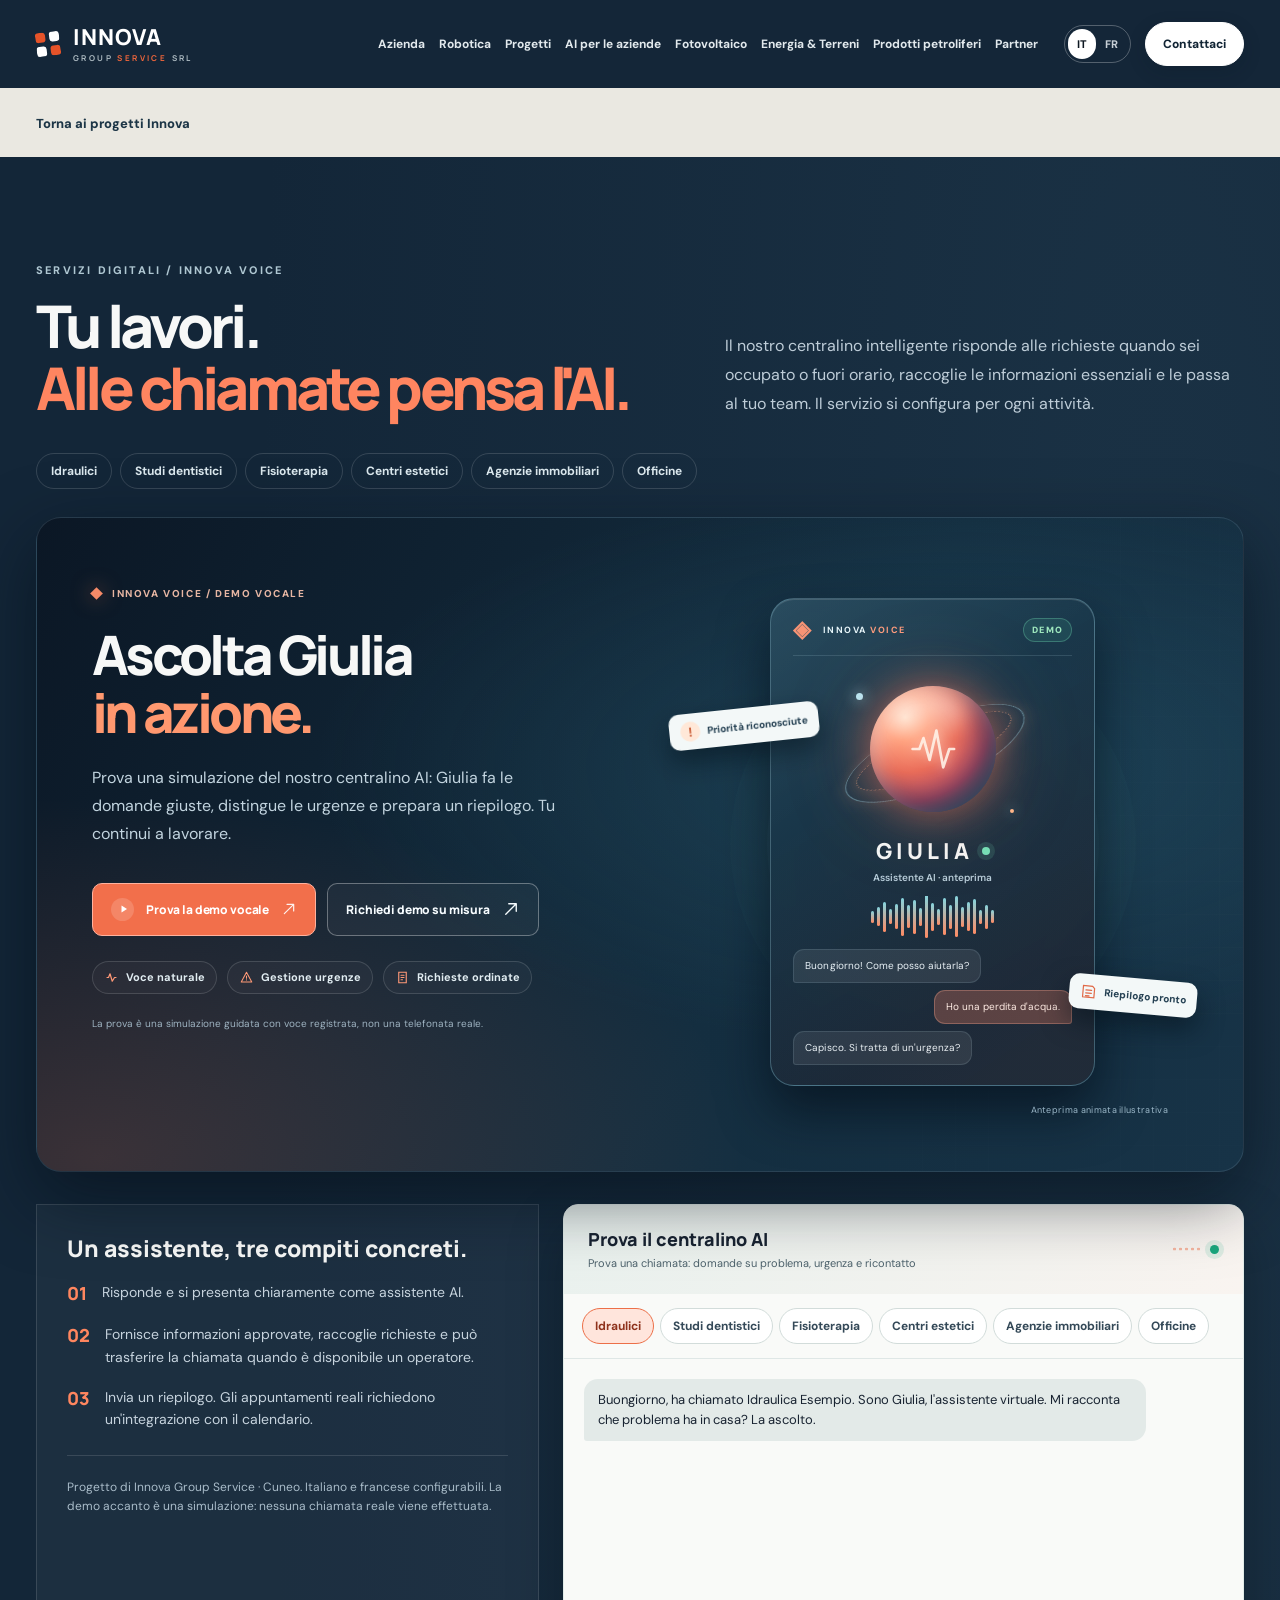
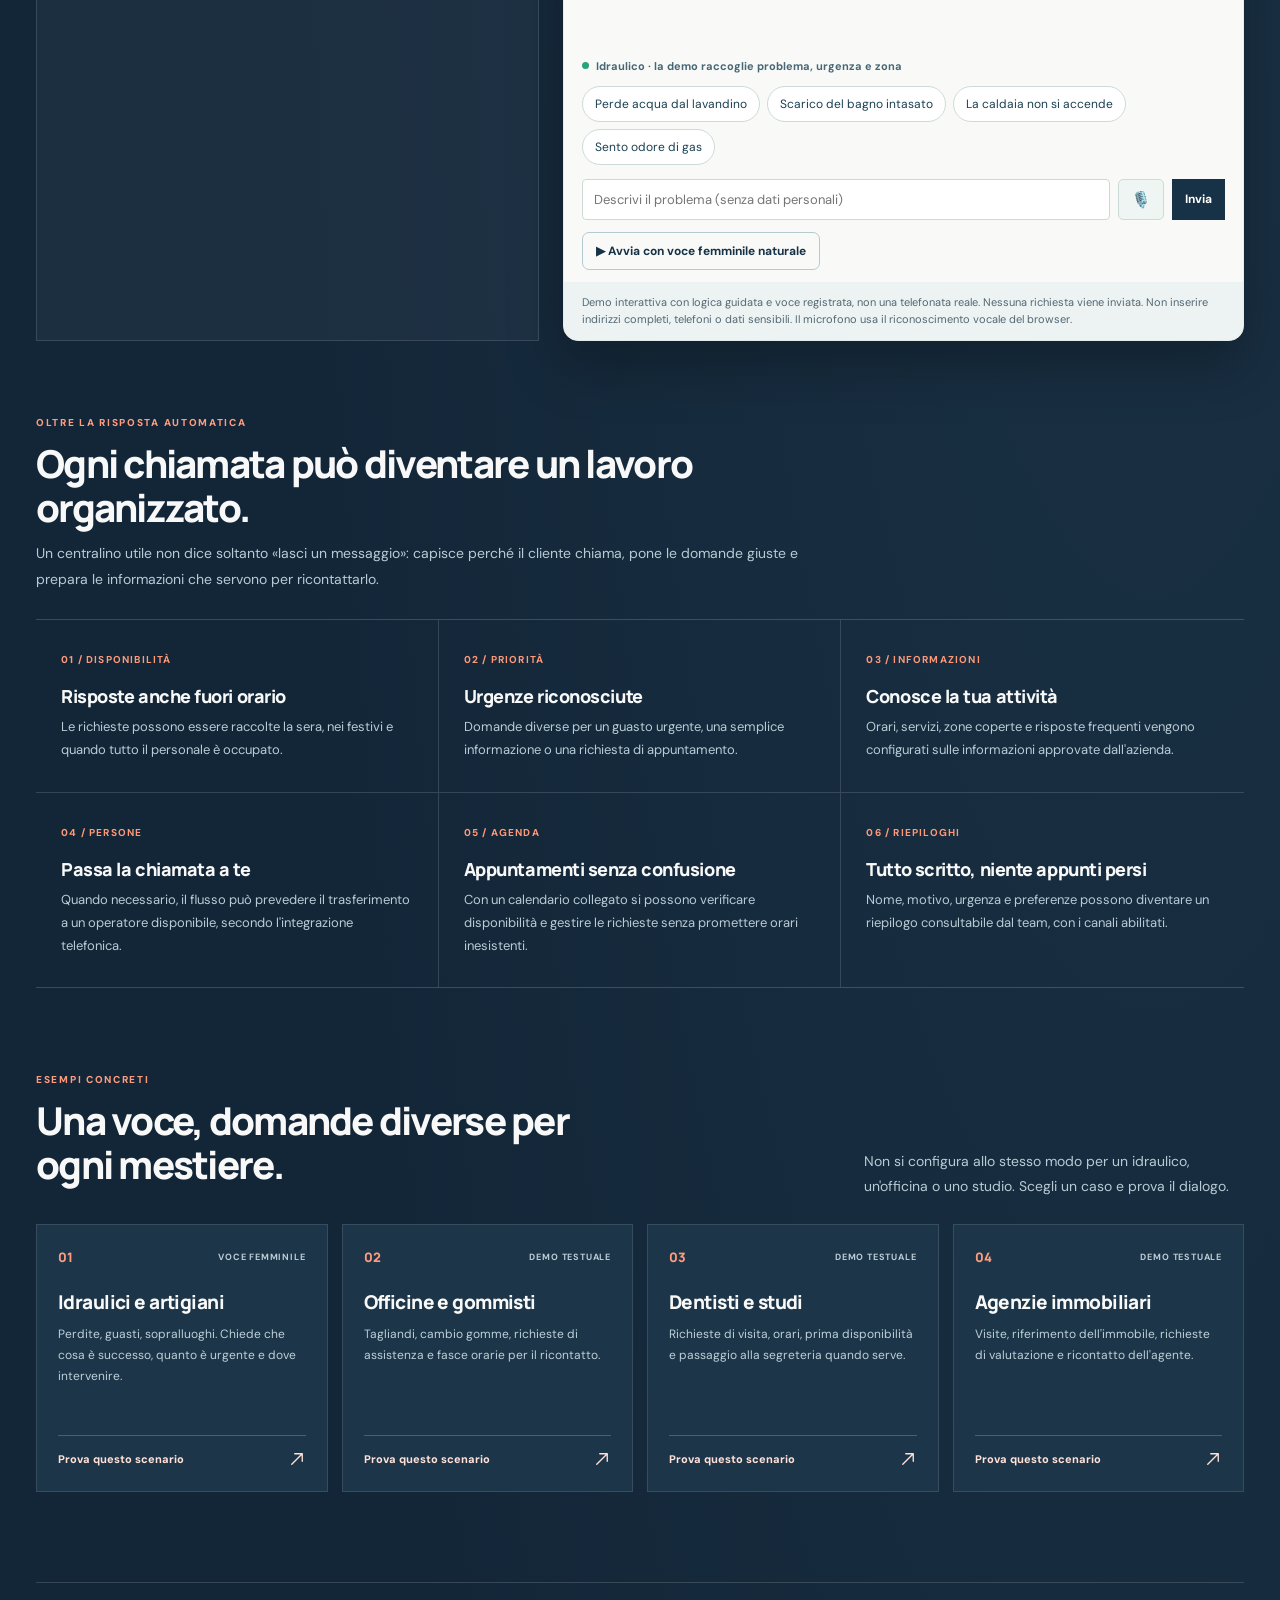
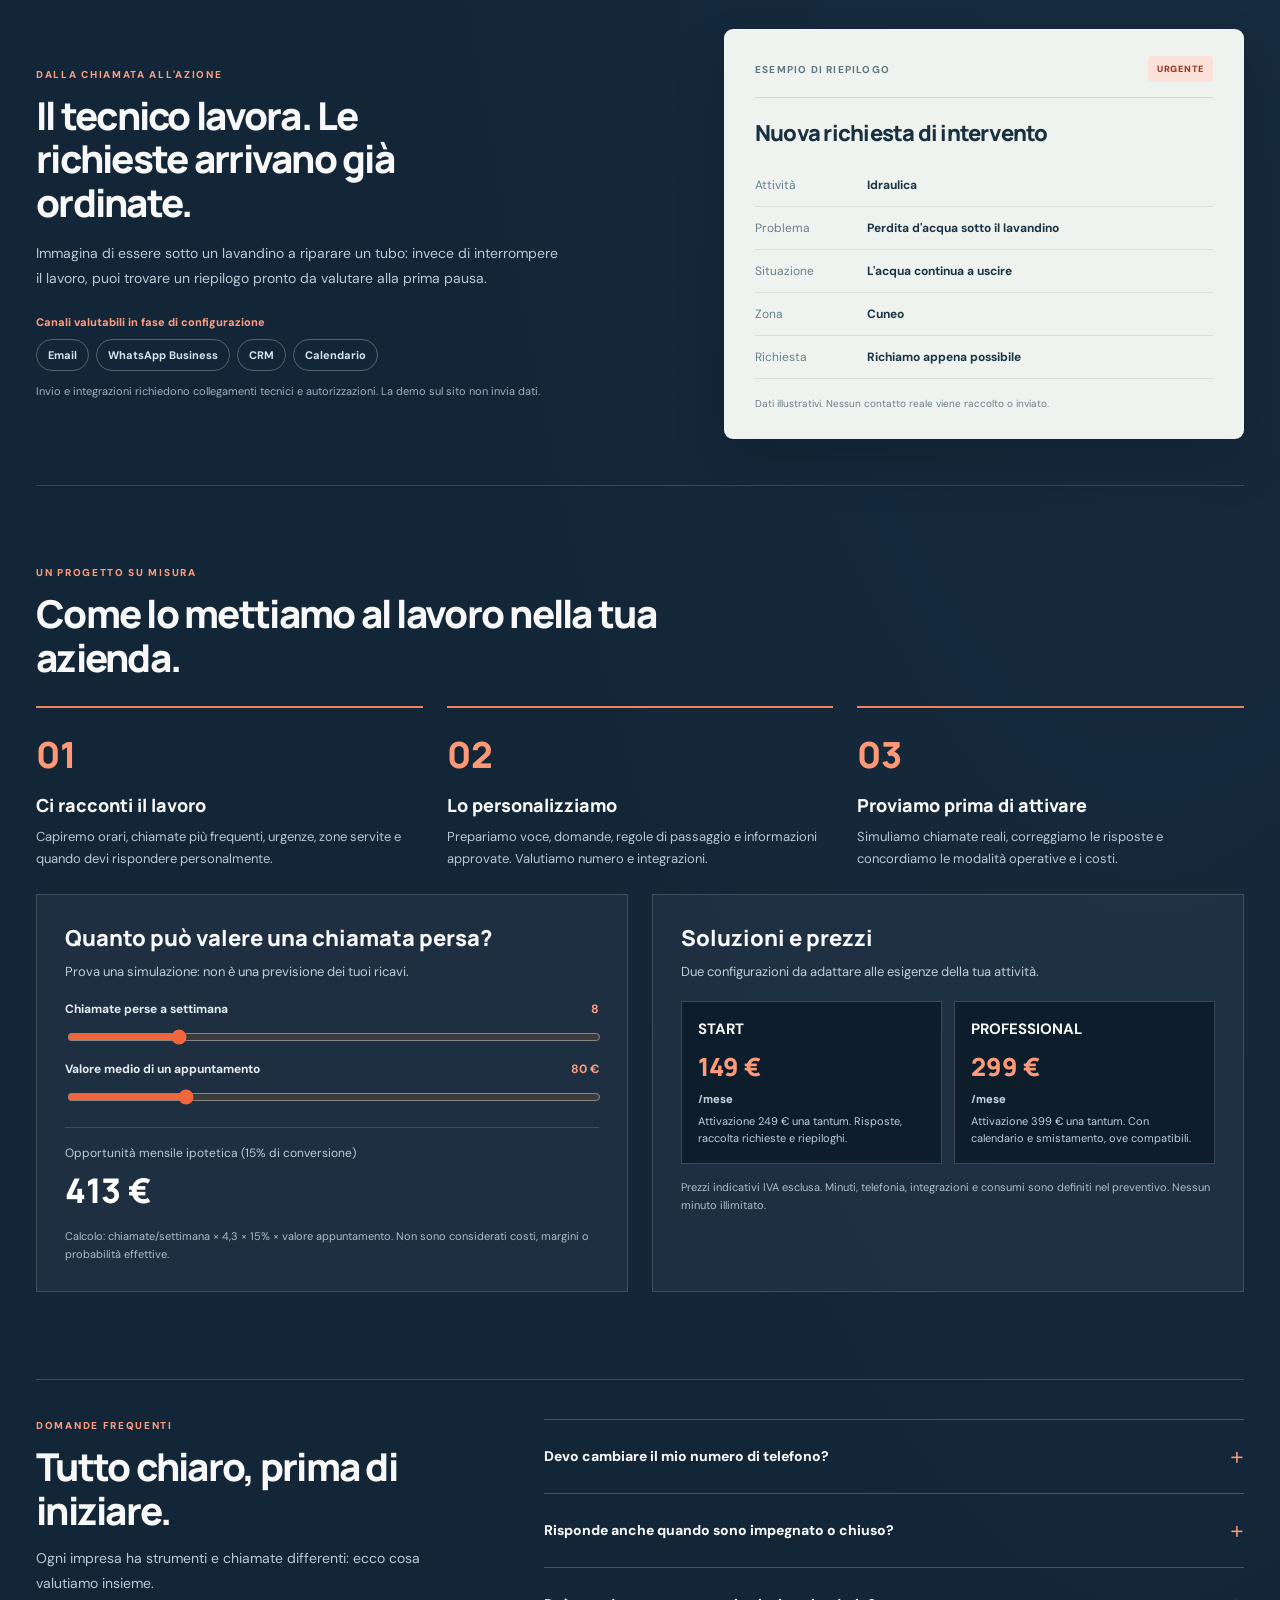
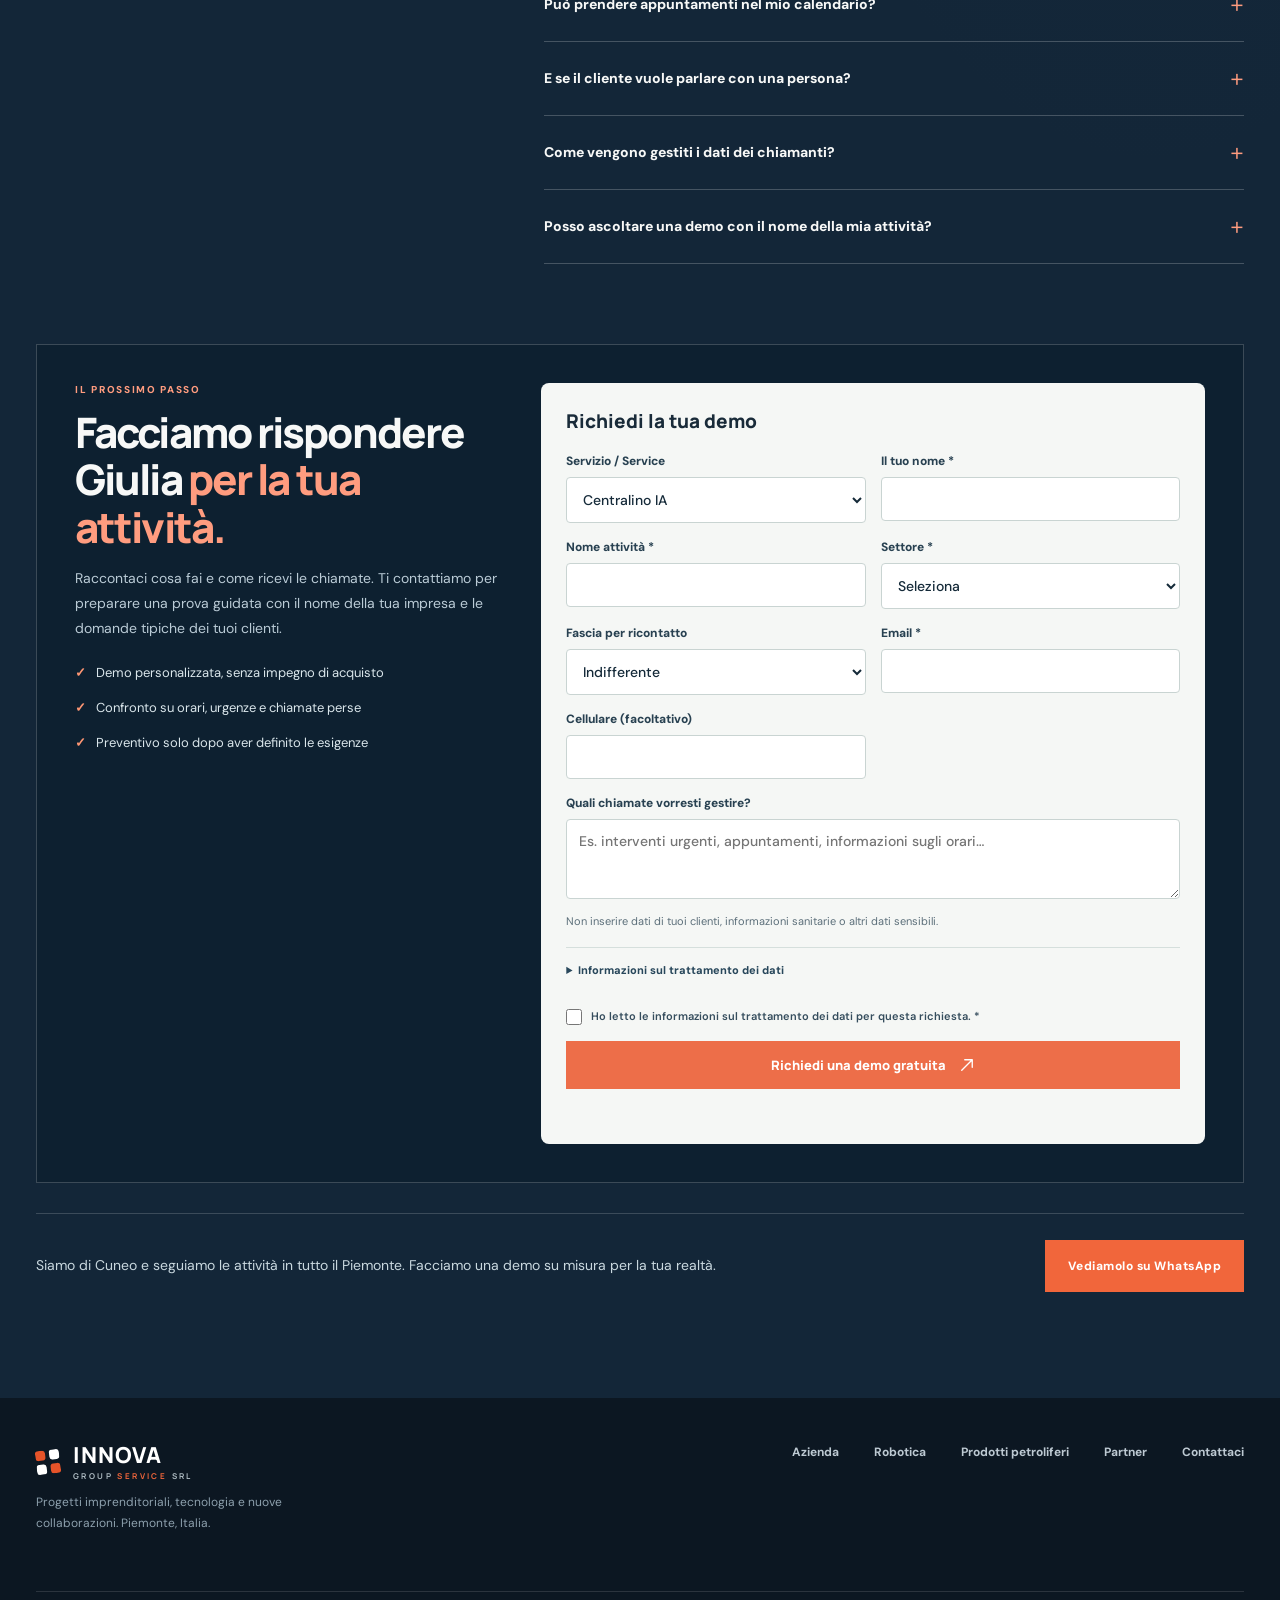
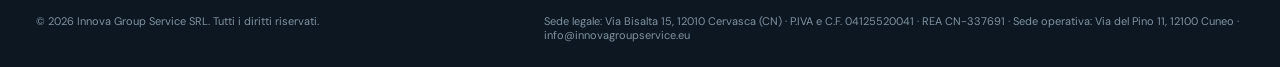
<file: centralino-ai.html>
<!doctype html>
<html lang="it">
<head>
  <meta charset="utf-8">
  <meta name="viewport" content="width=device-width, initial-scale=1">
  <meta name="theme-color" content="#111a24">
  <meta name="description" content="Innova Group Service SRL a Cuneo: progetti innovativi, servizi tecnici e centralino AI per professionisti e imprese in Piemonte. Scopri la demo interattiva.">
  <title>Centralino AI | Innova Group Service SRL</title>
  <link rel="preconnect" href="https://fonts.googleapis.com">
  <link rel="preconnect" href="https://fonts.gstatic.com" crossorigin>
  <link href="https://fonts.googleapis.com/css2?family=DM+Sans:wght@400;500;600;700&family=Manrope:wght@400;500;600;700;800&display=swap" rel="stylesheet">
  <style>
    :root { --ink:#0d1721;--navy:#111e2b;--navy2:#1b3043;--blue:#6588a9;--orange:#f1663b;--paper:#f6f5f1;--cream:#edeae2;--white:#fff;--muted:#66717b;--border:#deded8; }
    *{box-sizing:border-box}html{scroll-behavior:smooth}body{margin:0;background:var(--paper);color:var(--ink);font-family:'DM Sans',sans-serif;-webkit-font-smoothing:antialiased}a{color:inherit;text-decoration:none}button{font:inherit}::selection{background:#f7b4a0;color:#101820}.container{width:min(1240px,calc(100% - 72px));margin:auto}
    .site-header{height:88px;position:absolute;inset:0 0 auto;z-index:20;color:#fff}.nav-inner{height:100%;display:flex;align-items:center;justify-content:space-between;gap:26px}.brand{display:flex;align-items:center;gap:13px;flex:none}.brand-symbol{display:none!important;width:39px;height:39px;display:grid;grid-template-columns:repeat(2,1fr);gap:3px;transform:rotate(-7deg)}.brand-symbol span{display:block;background:var(--orange);border-radius:2px}.brand-symbol span:nth-child(2){background:#fff;opacity:.9}.brand-symbol span:nth-child(3){background:#fff;opacity:.9}.brand-symbol span:nth-child(4){background:var(--orange)}.brand-text{font:800 22px/1 'Manrope',sans-serif;letter-spacing:.05em}.brand-text small{display:block;margin-top:6px;font:700 8px/1 'Manrope',sans-serif;letter-spacing:.30em}.nav-links{display:flex;align-items:center;gap:32px;margin-left:auto}.nav-links a{font-size:13px;font-weight:700;color:#e2e9ed;transition:color .2s}.nav-links a:hover{color:#fff}.nav-actions{display:flex;align-items:center;gap:14px}.lang-switch{display:flex;align-items:center;border:1px solid #ffffff45;border-radius:100px;padding:3px}.lang-switch button{font-size:11px;font-weight:800;color:#c8d0d7;background:transparent;border:0;border-radius:30px;padding:8px 9px;cursor:pointer}.lang-switch button.active{background:#fff;color:var(--ink)}.header-cta{display:inline-flex;align-items:center;gap:16px;padding:13px 17px;border:1px solid #ffffff55;font-size:12px;font-weight:800;white-space:nowrap}.header-cta:hover{background:#ffffff15}.mobile-menu{display:none;background:transparent;border:0;color:white;cursor:pointer}
    .hero{background:#122232;color:white;min-height:810px;position:relative;overflow:hidden;display:flex;align-items:center}.hero:before{content:"";position:absolute;inset:0;background:radial-gradient(ellipse 65% 70% at 83% 48%,#25435e 0%,#122637 42%,transparent 80%),linear-gradient(125deg,#0d1926 0%,#162838 80%)}.hero:after{content:"";position:absolute;top:0;bottom:0;right:28%;width:1px;background:#ffffff12}.hero-grid{position:absolute;inset:0;opacity:.18;background-image:linear-gradient(#7391a621 1px,transparent 1px),linear-gradient(90deg,#7391a621 1px,transparent 1px);background-size:72px 72px;mask-image:linear-gradient(to right,transparent 25%,black)}.hero-content{position:relative;z-index:3;padding:150px 0 100px;width:100%}.hero-copy{width:54%;max-width:710px}.eyebrow{display:inline-flex;align-items:center;gap:12px;font-size:11px;font-weight:800;letter-spacing:.23em;text-transform:uppercase}.eyebrow:before{content:"";width:26px;height:2px;background:var(--orange)}.hero .eyebrow{color:#c0d2de}.hero h1{margin:32px 0 25px;font:800 clamp(56px,6.7vw,101px)/1.035 'Manrope',sans-serif;letter-spacing:-.077em}.hero h1 em{font-style:normal;color:var(--orange)}.hero-desc{font-size:17px;line-height:1.75;color:#b6c4ce;max-width:530px}.hero-buttons{display:flex;align-items:center;gap:20px;margin-top:38px;flex-wrap:wrap}.btn{display:inline-flex;align-items:center;justify-content:center;gap:24px;min-height:52px;padding:15px 23px;font-size:12px;font-weight:800;letter-spacing:.04em;transition:transform .2s,background .2s}.btn:hover{transform:translateY(-2px)}.btn-primary{background:var(--orange);color:#fff}.btn-primary:hover{background:#e35428}.btn-outline{border:1px solid #ffffff58;color:white}.btn-outline:hover{background:#ffffff12}.btn-ink{background:var(--ink);color:#fff}.arrow-icon{width:20px;height:20px;display:block;flex:none;stroke:currentColor;fill:none;stroke-width:1.75;stroke-linecap:round;stroke-linejoin:round;transition:transform .2s}.arrow-icon-down{stroke-width:1.65}.btn:hover .arrow-icon:not(.arrow-icon-down),.header-cta:hover .arrow-icon,.contact-btn:hover .arrow-icon{transform:translate(2px,-2px)}.btn:hover .arrow-icon-down{transform:translateY(2px)}.hero-note{border-top:1px solid #ffffff3d;margin-top:75px;padding-top:22px;display:flex;align-items:center;gap:13px;font-size:11px;letter-spacing:.12em;color:#92a6b6;text-transform:uppercase;font-weight:700}.hero-note span{width:7px;height:7px;background:var(--orange);border-radius:50%}
    .hero-art{position:absolute;z-index:2;right:-4%;top:3%;width:57%;height:94%;pointer-events:none;opacity:.97}.hero-art svg{width:100%;height:100%;overflow:visible}.hero-art .orbit{transform-origin:455px 405px;transform-box:view-box;animation:orbit 35s linear infinite}.hero-art .planet-orbit{transform-origin:455px 405px;transform-box:view-box}.hero-art .planet-orbit-one{animation:planetOrbitOne 15s linear infinite}.hero-art .planet-orbit-two{animation:planetOrbitTwo 23s linear infinite}.hero-art .planet-orbit-three{animation:planetOrbitThree 31s linear infinite}.hero-art .glow{filter:blur(24px);opacity:.23}.hero-art .contour{stroke:#7ba5c0;stroke-width:1;opacity:.28;fill:none}.hero-art .outline{stroke:#a9c9df;stroke-width:2.5;fill:url(#metal)}.hero-art .detail{stroke:#80a6bf;stroke-width:2;fill:none}.hero-art .orange{fill:var(--orange)}@keyframes orbit{to{transform:rotate(360deg)}}@keyframes planetOrbitOne{from{transform:rotate(35deg)}to{transform:rotate(395deg)}}@keyframes planetOrbitTwo{from{transform:rotate(145deg)}to{transform:rotate(-215deg)}}@keyframes planetOrbitThree{from{transform:rotate(265deg)}to{transform:rotate(625deg)}}
    .ticker{background:#e7e4dc;border-bottom:1px solid #d5d4cd}.ticker-inner{min-height:73px;display:flex;justify-content:space-between;align-items:center;gap:20px}.ticker-label{font-size:10px;color:#656e73;letter-spacing:.2em;font-weight:800;text-transform:uppercase}.ticker-right{display:flex;gap:54px;align-items:center;color:#344352;font-size:12px;font-weight:800;letter-spacing:.08em}.ticker-right b{color:var(--orange);padding-right:7px}
    section{scroll-margin-top:80px}.intro{padding:142px 0 135px}.section-top{display:flex;justify-content:space-between;align-items:start;gap:40px}.section-number{font-size:11px;color:var(--orange);letter-spacing:.2em;font-weight:800}.section-title{font:800 clamp(39px,4.5vw,68px)/1.09 'Manrope',sans-serif;letter-spacing:-.055em;margin:22px 0 0}.section-title span{color:var(--orange)}.section-lead{max-width:430px;color:#5d6870;font-size:16px;line-height:1.8;padding-top:55px}.intro-grid{margin-top:70px;display:grid;grid-template-columns:repeat(3,1fr);border-top:1px solid var(--border);border-bottom:1px solid var(--border)}.intro-stat{padding:40px 38px;border-right:1px solid var(--border)}.intro-stat:first-child{padding-left:0}.intro-stat:last-child{border-right:0}.intro-stat b{display:block;font:800 23px/1.2 'Manrope',sans-serif;margin-bottom:13px;letter-spacing:-.035em}.intro-stat p{font-size:13px;color:#63707a;line-height:1.7;margin:0}
    .project{background:var(--navy);color:white;overflow:hidden}.project-inner{min-height:640px;display:grid;grid-template-columns:1fr 1fr}.project-image{position:relative;background:radial-gradient(ellipse at 50% 35%,#426078 0%,#1a3042 43%,#0d1924 100%);display:flex;align-items:center;justify-content:center;overflow:hidden}.project-image:before{content:"";position:absolute;inset:-10%;background:repeating-linear-gradient(90deg,transparent 0 78px,#ffffff09 79px 80px)}.robot-visual{width:min(75%,465px);position:relative;z-index:2;filter:drop-shadow(8px 20px 35px #06101990)}.image-caption{position:absolute;left:35px;bottom:28px;color:#d4dfe8;font-size:10px;letter-spacing:.15em;text-transform:uppercase;font-weight:800}.image-badge{position:absolute;right:32px;top:32px;border:1px solid #ffffff60;border-radius:30px;padding:10px 15px;color:#e3ebef;font-size:10px;letter-spacing:.12em;text-transform:uppercase;font-weight:800}.image-badge span{color:var(--orange)}.project-copy{padding:96px clamp(38px,6vw,110px);display:flex;flex-direction:column;justify-content:center}.project h2{font:800 clamp(41px,4.5vw,67px)/1.08 'Manrope',sans-serif;letter-spacing:-.06em;margin:30px 0 21px}.project-copy>p{max-width:470px;color:#b1c1ce;line-height:1.75;font-size:16px}.project-points{padding:0;margin:30px 0 38px;list-style:none}.project-points li{display:flex;align-items:center;gap:15px;padding:13px 0;border-bottom:1px solid #ffffff1a;color:#e4edf4;font-size:14px}.project-points li:before{content:"";width:7px;height:7px;background:var(--orange);border-radius:50%;flex:none}.project .btn{align-self:flex-start}
    .occasions{padding:128px 0;background:#f2f0ea}.occasions-head{display:flex;align-items:end;justify-content:space-between;gap:48px;margin-bottom:47px}.occasions-head .section-title{max-width:750px}.occasions-lead{max-width:370px;color:#647079;line-height:1.8;font-size:15px}.occasion-grid{display:grid;grid-template-columns:repeat(3,minmax(0,1fr));gap:14px}.occasion-card{background:#fff;padding:31px;min-height:225px;border:1px solid #e1dfd7;display:flex;flex-direction:column;transition:transform .2s,border-color .2s}.occasion-card:hover{transform:translateY(-4px);border-color:#f1663b77}.occasion-card-top{display:flex;align-items:center;justify-content:space-between;color:var(--orange);font-weight:800;font-size:12px;letter-spacing:.13em}.occasion-card-top .occasion-mark{width:21px;height:21px;display:block;fill:none;stroke:currentColor;stroke-width:1.65;stroke-linecap:round;stroke-linejoin:round}.occasion-card h3{font:800 23px/1.25 'Manrope',sans-serif;letter-spacing:-.04em;margin:26px 0 10px}.occasion-card p{font-size:13px;line-height:1.7;color:#68747c;margin:0}.occasion-bottom{border-top:1px solid #d7d8d3;margin-top:34px;padding-top:28px;display:flex;justify-content:space-between;align-items:center;gap:25px}.occasion-bottom p{max-width:500px;font-size:14px;line-height:1.7;color:#69737b;margin:0}.occasion-bottom .btn{white-space:nowrap}
    .solutions{padding:135px 0}.solutions-head{display:flex;justify-content:space-between;align-items:end;gap:40px;margin-bottom:58px}.solutions-head p{max-width:380px;color:#63707a;line-height:1.7}.cards{display:grid;grid-template-columns:repeat(3,1fr);gap:16px}.service-card{background:#ebe9e3;min-height:370px;padding:35px;display:flex;flex-direction:column;transition:background .2s,transform .2s}.service-card:hover{background:#e4e0d7;transform:translateY(-4px)}.card-icon{width:62px;height:62px;border:1px solid #c8cbc9;display:flex;align-items:center;justify-content:center;color:var(--orange)}.card-icon svg{width:30px;height:30px}.card-index{color:#879099;font-size:11px;letter-spacing:.15em;font-weight:800;margin-top:38px}.service-card h3{font:800 25px/1.25 'Manrope',sans-serif;letter-spacing:-.04em;margin:14px 0}.service-card p{font-size:14px;line-height:1.7;color:#647079;max-width:285px;margin:0}.service-card .card-arrow{margin-top:auto;align-self:flex-end;width:24px;height:24px;color:var(--orange)}
    .geo{background:#e9e6de;padding:115px 0;position:relative;overflow:hidden}.geo:before{content:"";position:absolute;right:-170px;top:-220px;width:770px;height:770px;border:1px solid #cdd3d3;border-radius:50%;box-shadow:0 0 0 80px #d5dcdb30,0 0 0 160px #d5dcdb28,0 0 0 240px #d5dcdb20}.geo-inner{position:relative;display:grid;grid-template-columns:1.05fr 1fr;gap:100px;align-items:center}.geo h2{font:800 clamp(40px,4.5vw,66px)/1.1 'Manrope',sans-serif;letter-spacing:-.06em;margin:25px 0}.geo p{line-height:1.8;color:#62707c;max-width:500px}.geo-locations{display:grid;gap:12px}.location-item{background:#f5f3ee;padding:25px 30px;display:flex;justify-content:space-between;align-items:center;gap:20px;border-left:3px solid transparent}.location-item:first-child{border-left-color:var(--orange)}.location-item b{display:block;font:800 19px 'Manrope',sans-serif;letter-spacing:-.035em}.location-item small{color:#819098;display:block;margin-top:5px}.location-item>span{font:800 12px 'Manrope',sans-serif;color:#d9633d;letter-spacing:.1em}
    .partners{padding:135px 0}.partner-wrap{display:grid;grid-template-columns:1fr 1fr;gap:100px;align-items:start}.partners h2{font:800 clamp(41px,4vw,62px)/1.1 'Manrope',sans-serif;letter-spacing:-.06em;margin:25px 0}.partners p{line-height:1.8;color:#637079;max-width:540px}.partner-steps{counter-reset:steps;border-top:1px solid var(--border)}.partner-step{padding:27px 0;border-bottom:1px solid var(--border);display:grid;grid-template-columns:56px 1fr;gap:15px}.partner-step:before{counter-increment:steps;content:"0" counter(steps);font-size:13px;color:var(--orange);font-weight:800;padding-top:4px}.partner-step b{display:block;font:800 19px 'Manrope',sans-serif;letter-spacing:-.03em;margin-bottom:7px}.partner-step small{font-size:13px;line-height:1.6;color:#77818a}
    .contact{background:var(--orange);color:#fff;padding:115px 0}.contact-content{display:grid;grid-template-columns:1fr 1fr;gap:50px;align-items:end}.contact .eyebrow:before{background:white}.contact h2{font:800 clamp(55px,5.7vw,88px)/1.02 'Manrope',sans-serif;letter-spacing:-.075em;margin:26px 0 0}.contact-right{padding-bottom:7px}.contact-right p{font-size:18px;line-height:1.65;max-width:490px;margin:0 0 35px;color:#fff5ef}.contact-email{display:inline-block;font:800 clamp(16px,1.5vw,22px) 'Manrope',sans-serif;padding-bottom:9px;border-bottom:2px solid #fff;overflow-wrap:anywhere}.contact-email:hover{opacity:.75}.contact-btn{display:inline-flex;align-items:center;gap:14px;margin-top:33px;background:var(--ink);padding:16px 21px;font-weight:800;font-size:12px}
    footer{background:#0c1722;color:#bdc9d2;padding:46px 0 25px}.footer-main{display:flex;justify-content:space-between;gap:36px;align-items:start}.footer-main .brand{color:#fff}.footer-main p{font-size:12px;line-height:1.75;max-width:330px;color:#8da0ad}.footer-links{display:flex;gap:35px;font-size:12px;font-weight:700}.footer-links a:hover{color:white}.footer-bottom{border-top:1px solid #ffffff20;padding-top:22px;margin-top:45px;display:flex;justify-content:space-between;gap:30px;font-size:11px;color:#8193a1}.footer-bottom span{max-width:700px}
    @media(max-width:1100px){.nav-links{gap:18px}.hero-art{right:-13%;width:62%;opacity:.55}.hero-copy{width:70%}.project-copy{padding:65px 48px}.geo-inner{gap:50px}.partner-wrap{gap:50px}}
    @media(max-width:760px){.container{width:calc(100% - 38px)}.site-header{height:76px}.brand-text{font-size:17px}.brand-text small{font-size:7px}.brand-symbol{display:none!important;height:32px;width:32px}.header-cta{display:none}.mobile-menu{display:block;padding:8px;font-size:24px}.nav-links{display:none;position:absolute;top:70px;left:0;right:0;flex-direction:column;align-items:stretch;gap:0;padding:12px 20px 20px;background:#152638;box-shadow:0 20px 40px #0c18268a}.nav-links.open{display:flex}.nav-links a{padding:13px;border-bottom:1px solid #ffffff15}.hero{min-height:760px}.hero-content{padding:155px 0 80px}.hero-copy{width:100%}.hero h1{font-size:clamp(51px,11.5vw,72px);max-width:600px}.hero-desc{font-size:15px;max-width:460px}.hero-art{right:-70%;top:4%;width:145%;opacity:.22}.hero-note{margin-top:76px;font-size:9px}.ticker-inner{padding:18px 0;display:block}.ticker-right{gap:16px;margin-top:12px;flex-wrap:wrap;font-size:10px}.intro,.solutions,.partners{padding:85px 0}.section-top,.solutions-head{display:block}.section-lead{padding:15px 0 0}.intro-grid,.cards{grid-template-columns:1fr}.intro-grid{margin-top:35px}.intro-stat,.intro-stat:first-child{border-right:0;border-bottom:1px solid var(--border);padding:25px 0}.intro-stat:last-child{border-bottom:0}.project-inner{grid-template-columns:1fr}.project-image{min-height:430px}.robot-visual{width:min(67%,315px)}.project-copy{padding:66px 20px 75px}.solutions-head{margin-bottom:35px}.service-card{min-height:295px;padding:27px}.card-index{margin-top:30px}.geo{padding:80px 0}.geo-inner,.partner-wrap,.contact-content{grid-template-columns:1fr;gap:35px}.geo:before{opacity:.5}.partners h2,.geo h2{font-size:43px}.contact{padding:85px 0}.contact h2{font-size:61px}.contact-right p{font-size:16px}.footer-main,.footer-bottom{display:block}.footer-links{margin-top:30px;gap:20px;flex-wrap:wrap}.footer-bottom>*{display:block;margin-top:10px}}
    @media(max-width:900px){.occasions-head{display:block}.occasions-lead{max-width:650px}.occasion-grid{grid-template-columns:repeat(2,minmax(0,1fr))}.occasion-bottom{align-items:flex-start;flex-direction:column}}
    @media(max-width:760px){.occasions{padding:82px 0}.occasions-head{margin-bottom:32px}.occasion-grid{grid-template-columns:1fr}.occasion-card{min-height:190px}.occasion-bottom .btn{white-space:normal}}

    /* Salute to the temple: the original face and body never move. */
    .robot-visual{overflow:visible}
    @media(max-width:760px){
      .project-image{min-height:0;padding:28px 18px 29px;display:flex;flex-direction:column;gap:17px}
      .image-badge{position:relative;top:auto;right:auto;order:0;align-self:center;max-width:100%;padding:9px 13px;font-size:9px;line-height:1.4;letter-spacing:.1em;text-align:center}
      .project-image .robot-visual{order:1;width:min(68vw,286px);height:auto;flex:none}
      .image-caption{position:relative;left:auto;bottom:auto;order:2;max-width:100%;font-size:9px;line-height:1.5;letter-spacing:.10em;text-align:center}
    }
    @media(prefers-reduced-motion:reduce){html{scroll-behavior:auto}.hero-art .orbit,.hero-art .planet-orbit{animation:none}.btn,.service-card{transition:none}}
    /* Keep the hero aligned with the global grid and its note on one line. */
    .hero-content.container{width:min(1240px,calc(100% - 72px))}
    .hero-note span:not(:first-child){width:auto;height:auto;background:none;border-radius:0}
    @media(max-width:760px){.hero-content.container{width:calc(100% - 38px)}}
    .heritage{padding:110px 0;background:#e9e6de}.heritage-grid{display:grid;grid-template-columns:.8fr 1.2fr;gap:100px;align-items:start}.heritage-year{font:800 clamp(92px,12vw,180px)/.9 'Manrope',sans-serif;letter-spacing:-.09em;color:#cfcec6;margin:25px 0}.heritage-copy h2{font:800 clamp(38px,4.5vw,62px)/1.08 'Manrope',sans-serif;letter-spacing:-.055em;margin:20px 0 26px}.heritage-copy h2 span{color:var(--orange)}.heritage-copy>p{color:#53616c;line-height:1.8;font-size:16px;max-width:670px}.heritage-features{display:grid;grid-template-columns:1fr 1fr;gap:18px;margin-top:35px}.heritage-feature{border-top:2px solid #c4c8c8;padding-top:17px}.heritage-feature b{display:block;font:800 19px 'Manrope',sans-serif;margin-bottom:9px}.heritage-feature p{font-size:13px;line-height:1.65;color:#637079;margin:0}
    @media(max-width:760px){.heritage{padding:80px 0}.heritage-grid{grid-template-columns:1fr;gap:8px}.heritage-year{font-size:95px;margin:15px 0}.heritage-features{grid-template-columns:1fr}}
  
    /* Innova Voice: integrated business service */
    .voice-section{padding:106px 0;background:#132638;color:#f7f8f7;position:relative;overflow:hidden}
    .voice-section:before{content:"";position:absolute;inset:0;background:radial-gradient(ellipse at 90% 10%,#2c4e644a,transparent 55%);pointer-events:none}
    .voice-section .container{position:relative}
    .voice-head{display:grid;grid-template-columns:1.1fr .9fr;gap:55px;align-items:end;margin-bottom:34px}
    .voice-section .section-number{color:#afc7d2}
    .voice-head h2{font:800 clamp(38px,4.6vw,70px)/1.05 'Manrope',sans-serif;letter-spacing:-.065em;margin:18px 0 0}
    .voice-head h2 span{color:#ff8560}
    .voice-lead{font-size:16px;line-height:1.8;color:#becdd8;margin:0}
    .voice-tags{display:flex;flex-wrap:wrap;gap:8px;margin:0 0 28px}
    .voice-tags span{display:inline-flex;border:1px solid #ffffff25;border-radius:100px;padding:9px 14px;color:#dbe8ee;font-size:12px;font-weight:700}
    .voice-grid{display:grid;grid-template-columns:.85fr 1.15fr;gap:24px;align-items:stretch}
    .voice-value{padding:30px;border:1px solid #ffffff20;background:#ffffff0a}
    .voice-value h3{font:800 23px/1.2 'Manrope',sans-serif;margin:0 0 19px}
    .voice-steps{display:grid;gap:18px}
    .voice-steps div{display:flex;gap:15px;align-items:start;font-size:14px;color:#c6d3dd;line-height:1.6}
    .voice-steps b{font:800 18px 'Manrope',sans-serif;color:#ff865f}
    .voice-note{margin:24px 0 0;padding-top:22px;border-top:1px solid #ffffff20;font-size:12px;line-height:1.6;color:#a9bcc9}
    .voice-demo{background:#f9faf8;border:1px solid #fff3;color:#182331;overflow:hidden;box-shadow:0 22px 50px #0002}
    .voice-demo-top{background:#e7eee9;padding:22px 24px;display:flex;align-items:center;justify-content:space-between;gap:16px}
    .voice-demo-top h3{font:800 18px 'Manrope',sans-serif;margin:0}
    .voice-demo-top small{font-size:11px;color:#4d626c}
    .voice-demo-led{width:9px;height:9px;border-radius:50%;background:#19a67d;box-shadow:0 0 0 5px #19a67d20;flex:none}
    .voice-tabs{display:flex;gap:6px;overflow:auto;padding:14px 18px;border-bottom:1px solid #dfe7e6}
    .voice-tabs button{white-space:nowrap;border:1px solid #d2dcda;border-radius:30px;padding:9px 12px;background:white;color:#344958;font-size:12px;font-weight:700;cursor:pointer}
    .voice-tabs button[aria-selected="true"]{border-color:#ec6f48;background:#ffe5dc;color:#8f331d}
    .voice-chat{height:205px;overflow:auto;display:flex;flex-direction:column;gap:10px;padding:20px;background:#f9faf8}
    .voice-bubble{max-width:88%;border-radius:14px;padding:11px 14px;font-size:13px;line-height:1.55;white-space:pre-wrap}
    .voice-bubble.bot{align-self:flex-start;border-bottom-left-radius:3px;background:#e3eae8}
    .voice-bubble.client{align-self:flex-end;border-bottom-right-radius:3px;background:#c9e2ed}
    .voice-demo-actions{padding:0 18px 14px;display:flex;flex-wrap:wrap;gap:7px}
    .voice-demo-actions button{border:1px solid #ccdbd9;background:#fff;color:#1a4052;padding:9px 12px;border-radius:18px;font-size:12px;cursor:pointer}
    .voice-demo-form{display:flex;gap:8px;margin:0 18px 12px}
    .voice-demo-form input{flex:1;min-width:0;border:1px solid #cdd9d7;border-radius:4px;background:#fff;color:#122230;padding:11px;font:inherit;font-size:13px}
    .voice-demo-form button,.voice-audio{background:#173246;color:white;border:0;padding:10px 13px;font-size:12px;font-weight:700;cursor:pointer}
    .voice-demo-bottom{padding:12px 18px;background:#edf3f2;color:#536773;font-size:11px;line-height:1.55}
    .voice-audio{margin:0 0 12px 18px;background:transparent;border:1px solid #b4c9d0;color:#173246}
    .voice-demo-status{background:#f9faf8;padding:0 18px 13px;display:flex;align-items:center;gap:7px;color:#476775;font-size:11px;font-weight:700}
    .voice-demo-status-led{display:inline-block;height:7px;width:7px;border-radius:50%;background:#28a37b}
    .voice-chat{height:300px}
    .voice-summary{align-self:stretch;max-width:100%;background:#fff;border:1px solid #b6d3d1;border-left:4px solid #e9794c;border-radius:10px;padding:13px 16px;line-height:1.7;font-size:12px;color:#183645;white-space:pre-line}
    .voice-demo-form #voiceMic{background:#eff5f3;color:#183645;border:1px solid #ccdbd9;border-radius:5px;padding:8px 12px;font-size:16px}
    .voice-demo-form #voiceMic[hidden],.voice-audio[hidden]{display:none}
    .voice-demo-form #voiceMic.listening{color:#fff;background:#b84332;animation:voiceMicPulse 1.2s ease-in-out infinite}
    @keyframes voiceMicPulse{50%{box-shadow:0 0 0 5px #b8433228}}
    .voice-eyebrow{display:block;color:#ff9c7f;letter-spacing:.17em;font-size:10px;font-weight:800;margin-bottom:13px}
    .voice-expand-intro{max-width:795px;margin:75px 0 27px}
    .voice-expand-intro h3,.voice-sector-head h3,.voice-snapshot h3,.voice-setup h3,.voice-faq h3{font:800 clamp(25px,3vw,39px)/1.14 'Manrope',sans-serif;letter-spacing:-.045em;margin:0 0 12px}
    .voice-expand-intro p,.voice-sector-head p,.voice-snapshot-copy p,.voice-faq-head p{color:#b8cbd4;font-size:14px;line-height:1.8;margin:0}
    .voice-feature-grid{display:grid;grid-template-columns:repeat(3,minmax(0,1fr));border-top:1px solid #ffffff2c;border-bottom:1px solid #ffffff2c}
    .voice-feature-item{padding:27px 25px 30px;border-right:1px solid #ffffff24;border-bottom:1px solid #ffffff24}
    .voice-feature-item:nth-child(3n){border-right:none}
    .voice-feature-item:nth-last-child(-n+3){border-bottom:0}
    .voice-feature-item>span{font-size:10px;color:#ff9978;letter-spacing:.12em;font-weight:800}
    .voice-feature-item h4{font:800 18px/1.25 'Manrope',sans-serif;letter-spacing:-.025em;margin:17px 0 9px}
    .voice-feature-item p{font-size:13px;line-height:1.75;color:#b9ccd6;margin:0}
    .voice-sector-head{display:flex;justify-content:space-between;align-items:end;gap:40px;margin:85px 0 25px}
    .voice-sector-head>div{max-width:600px}
    .voice-sector-head p{max-width:380px}
    .voice-sector-grid{display:grid;grid-template-columns:repeat(4,minmax(0,1fr));gap:14px}
    .voice-sector-item{display:flex;flex-direction:column;min-height:268px;background:#1d3548;border:1px solid #ffffff1d;padding:23px 21px;transition:background .2s,border-color .2s}
    .voice-sector-item:hover{background:#24445a;border-color:#ffffff45}
    .voice-sector-code{display:flex;justify-content:space-between;align-items:center;gap:10px;font:800 13px 'Manrope',sans-serif;color:#ff9c7f}
    .voice-sector-code span{font:700 9px 'DM Sans',sans-serif;letter-spacing:.09em;color:#bdcdd6}
    .voice-sector-item h4{font:800 19px/1.3 'Manrope',sans-serif;margin:24px 0 9px;letter-spacing:-.03em}
    .voice-sector-item p{font-size:12px;line-height:1.75;color:#bdd0da;margin:0 0 25px}
    .voice-sector-item button{border:0;border-top:1px solid #ffffff35;background:none;padding:14px 0 0;color:#ffe1d8;font-size:11px;font-weight:800;display:flex;justify-content:space-between;align-items:center;gap:8px;width:100%;margin-top:auto;cursor:pointer;text-align:left}
    .voice-sector-item button:hover,.voice-sector-item button:focus-visible{color:#fff}
    .voice-sector-item button span:last-child{font-size:21px;line-height:1}
    .voice-snapshot{display:grid;grid-template-columns:1fr .95fr;gap:55px;align-items:center;margin:90px 0 0;padding:46px 0;border-top:1px solid #ffffff26;border-bottom:1px solid #ffffff26}
    .voice-snapshot-copy{max-width:525px}
    .voice-snapshot-copy h3{max-width:460px}
    .voice-snapshot-copy p{margin:16px 0 24px}
    .voice-channel-title{font-size:11px;color:#ff9c7f;font-weight:800;margin:20px 0 10px}
    .voice-channel-list{display:flex;flex-wrap:wrap;gap:7px}
    .voice-channel-list span{border:1px solid #ffffff45;border-radius:25px;padding:8px 11px;color:#d7e4eb;font-size:11px;font-weight:700}
    .voice-snapshot-copy small{display:block;line-height:1.6;font-size:11px;color:#9eb2bf;margin-top:12px}
    .voice-snapshot-card{background:#eef3ef;color:#193040;border-radius:9px;padding:27px 31px;box-shadow:0 25px 45px #06152145;max-width:520px;width:100%;justify-self:end}
    .voice-snapshot-top{display:flex;justify-content:space-between;align-items:center;gap:12px;padding-bottom:15px;border-bottom:1px solid #cbd8d4}
    .voice-snapshot-top strong{font-size:10px;letter-spacing:.12em;color:#61747d}
    .voice-snapshot-top>span{background:#fbe1d7;color:#9a3b28;padding:7px 9px;border-radius:4px;font-size:9px;font-weight:900;letter-spacing:.08em}
    .voice-snapshot-card h4{font:800 22px/1.2 'Manrope',sans-serif;letter-spacing:-.035em;margin:22px 0 18px}
    .voice-snapshot-card dl{margin:0}
    .voice-snapshot-card dl>div{display:grid;grid-template-columns:100px 1fr;gap:12px;border-bottom:1px solid #d6e1dd;padding:12px 0;font-size:12px;line-height:1.5}
    .voice-snapshot-card dt{color:#67808a}
    .voice-snapshot-card dd{margin:0;font-weight:700;color:#1b3443}
    .voice-snapshot-foot{font-size:10px;line-height:1.6;color:#6c7e83;margin-top:17px}
    .voice-setup{margin:80px 0 10px}
    .voice-setup-head{max-width:685px;margin-bottom:26px}
    .voice-setup-grid{display:grid;grid-template-columns:repeat(3,minmax(0,1fr));gap:24px}
    .voice-setup-grid>div{border-top:2px solid #ef825e;padding:22px 12px 0 0}
    .voice-setup-grid span{font:800 36px 'Manrope',sans-serif;color:#ff9875}
    .voice-setup-grid h4{font:800 18px 'Manrope',sans-serif;margin:14px 0 9px}
    .voice-setup-grid p{font-size:13px;line-height:1.7;color:#b6c8d3;margin:0}
    .voice-faq{display:grid;grid-template-columns:.78fr 1.22fr;gap:60px;margin:87px 0 12px;padding-top:39px;border-top:1px solid #ffffff2b}
    .voice-faq-head p{margin-top:13px}
    .voice-faq-list details{border-bottom:1px solid #ffffff36}
    .voice-faq-list details:first-child{border-top:1px solid #ffffff36}
    .voice-faq-list summary{list-style:none;display:flex;align-items:center;justify-content:space-between;gap:20px;padding:20px 0;cursor:pointer;font-size:14px;font-weight:800;line-height:1.5}
    .voice-faq-list summary::-webkit-details-marker{display:none}
    .voice-faq-list summary>span:last-child{font:400 24px 'Manrope',sans-serif;color:#ff9c7f;transition:transform .2s}
    .voice-faq-list details[open] summary>span:last-child{transform:rotate(45deg)}
    .voice-faq-list details p{margin:-2px 30px 18px 0;font-size:12px;line-height:1.85;color:#b8cbd4}
    .voice-faq-list summary:focus-visible,.voice-sector-item button:focus-visible{outline:2px solid #ff9c7f;outline-offset:4px}
    .voice-bottom-grid{display:grid;grid-template-columns:1fr 1fr;gap:24px;margin-top:24px}
    .voice-roi,.voice-plans{padding:28px;border:1px solid #ffffff26;background:#ffffff0b}
    .voice-roi h3,.voice-plans h3{font:800 22px 'Manrope',sans-serif;margin:0 0 8px}
    .voice-roi p,.voice-plans p{color:#bfced8;font-size:13px;line-height:1.7;margin:0 0 18px}
    .voice-input{display:block;font-size:12px;font-weight:700;color:#e7edef;margin-top:16px}
    .voice-input strong{float:right;color:#ff9c7f}
    .voice-input input{display:block;width:100%;margin-top:12px;accent-color:#f1663b}
    .voice-result{border-top:1px solid #ffffff25;margin-top:22px;padding-top:17px;color:#b9ced8;font-size:12px}
    .voice-result output{display:block;color:#fff;font:800 34px 'Manrope',sans-serif;margin-top:6px}
    .voice-plan-grid{display:grid;grid-template-columns:1fr 1fr;gap:12px}
    .voice-plan{border:1px solid #ffffff32;padding:16px;background:#0d1d2c}
    .voice-plan b{font-size:15px}
    .voice-plan strong{display:block;font:800 25px 'Manrope',sans-serif;color:#ff9b7a;margin-top:10px}
    .voice-plan small{display:block;line-height:1.55;color:#bed0d9;margin-top:6px;font-size:11px}
    .voice-disclaimer{color:#aebfc9;font-size:11px;line-height:1.6;margin-top:15px}
    .voice-cta{display:flex;align-items:center;justify-content:space-between;gap:18px;margin-top:30px;border-top:1px solid #ffffff2b;padding-top:26px}
    .voice-cta p{font-size:14px;color:#c9d8df;margin:0;line-height:1.65}
    .voice-cta .btn{white-space:nowrap}
    @media(max-width:1080px){.voice-sector-grid{grid-template-columns:repeat(2,minmax(0,1fr))}.voice-sector-item{min-height:235px}}
    @media(max-width:880px){.voice-feature-grid{grid-template-columns:repeat(2,minmax(0,1fr))}.voice-feature-item:nth-child(3n){border-right:1px solid #ffffff24}.voice-feature-item:nth-child(2n){border-right:0}.voice-feature-item:nth-last-child(-n+3){border-bottom:1px solid #ffffff24}.voice-feature-item:nth-last-child(-n+2){border-bottom:0}.voice-sector-head{align-items:start;flex-direction:column;gap:12px}.voice-snapshot{grid-template-columns:1fr;gap:25px}.voice-snapshot-card{justify-self:start;max-width:600px}.voice-faq{grid-template-columns:1fr;gap:24px}}
    @media(max-width:760px){.voice-expand-intro{margin-top:58px}.voice-expand-intro h3,.voice-sector-head h3,.voice-snapshot h3,.voice-setup h3,.voice-faq h3{font-size:28px}.voice-feature-grid,.voice-sector-grid,.voice-setup-grid{grid-template-columns:1fr}.voice-feature-item,.voice-feature-item:nth-child(3n),.voice-feature-item:nth-child(2n){border-right:0;border-bottom:1px solid #ffffff24;padding:23px 10px}.voice-feature-item:nth-last-child(2){border-bottom:1px solid #ffffff24}.voice-feature-item:last-child{border-bottom:0}.voice-sector-head{margin-top:60px}.voice-sector-item{min-height:215px}.voice-snapshot{margin-top:55px;gap:22px}.voice-snapshot-card{padding:21px}.voice-snapshot-card dl>div{grid-template-columns:79px 1fr}.voice-setup{margin-top:55px}.voice-setup-grid{gap:28px}.voice-faq{margin-top:60px}.voice-faq-list summary{font-size:13px}}
    @media(max-width:880px){.voice-head,.voice-grid,.voice-bottom-grid{grid-template-columns:1fr}.voice-head{gap:20px}}
    @media(max-width:760px){.voice-section{padding:78px 0}.voice-value,.voice-roi,.voice-plans{padding:22px}.voice-plan-grid{grid-template-columns:1fr}.voice-cta{align-items:stretch;flex-direction:column}.voice-cta .btn{justify-content:center}.voice-head h2{font-size:40px}.voice-demo-top{padding:17px}}

  
    /* Energy land scouting — Innova */
    .energy-land{background:#f0eee8;padding:112px 0;color:#132434}.energy-land-head{display:grid;grid-template-columns:1.15fr .85fr;gap:60px;align-items:end;margin-bottom:45px}.energy-land h2{font:800 clamp(39px,4.8vw,70px)/1.08 'Manrope',sans-serif;letter-spacing:-.06em;margin:20px 0}.energy-land h2 span{color:var(--orange)}.energy-land-lead{font-size:16px;line-height:1.85;color:#596b75}.energy-land-grid{display:grid;grid-template-columns:repeat(3,minmax(0,1fr));gap:15px}.energy-land-card{background:white;border:1px solid #dfdfd8;padding:32px;min-height:250px}.energy-land-card .number{font:800 13px 'Manrope',sans-serif;color:var(--orange)}.energy-land-card h3{font:800 23px/1.25 'Manrope',sans-serif;letter-spacing:-.035em;margin:28px 0 13px}.energy-land-card p{color:#62727c;font-size:14px;line-height:1.75;margin:0}.energy-land-bottom{display:grid;grid-template-columns:1fr 1fr;gap:40px;align-items:center;margin-top:28px;padding:32px;background:#14283a;color:white}.energy-land-bottom h3{font:800 25px/1.2 'Manrope',sans-serif;margin:0 0 10px}.energy-land-bottom p{color:#c1d0d9;line-height:1.7;font-size:14px;margin:0}.energy-land-actions{display:flex;gap:12px;flex-wrap:wrap;justify-content:flex-end}.energy-land-actions .btn{min-height:48px}.energy-land-actions .btn-outline{border-color:#ffffff70}.energy-land-disclaimer{font-size:12px;color:#72808a;line-height:1.6;margin-top:18px}@media(max-width:760px){.energy-land{padding:78px 0}.energy-land-head,.energy-land-grid,.energy-land-bottom{grid-template-columns:1fr}.energy-land-head{gap:4px}.energy-land-grid{gap:12px}.energy-land-card{min-height:0;padding:26px}.energy-land-bottom{gap:22px;padding:26px}.energy-land-actions{justify-content:flex-start}}
  
.project-hub{padding:110px 0}.hub-intro{max-width:620px;color:#61707b;line-height:1.8;margin:22px 0 36px}.hub-grid{display:grid;grid-template-columns:repeat(3,1fr);gap:16px}.hub-card{background:#fff;border:1px solid #dfded7;padding:30px;min-height:310px;display:flex;flex-direction:column;transition:transform .2s,border-color .2s}.hub-card:hover{transform:translateY(-4px);border-color:#f1663b}.hub-card>span{color:#e2663d;font-size:11px;font-weight:800;letter-spacing:.12em}.hub-card h3{font:800 25px/1.2 'Manrope',sans-serif;letter-spacing:-.04em;margin:35px 0 12px}.hub-card p{font-size:14px;line-height:1.7;color:#63717b}.hub-card b{margin-top:auto;font-size:12px;color:#d55d37}.detail-back{padding:24px 0;background:#eae8e1}.detail-back a{font-size:13px;font-weight:800;color:#1c3546}.detail-page .site-header{position:relative;background:#142638}.detail-page .site-header .nav-inner{min-height:88px}.detail-page .hero,.detail-page .intro,.detail-page .heritage,.detail-page .ticker,.detail-page .occasions,.detail-page .solutions,.detail-page .geo,.detail-page .partners,.detail-page .contact{display:none}.detail-page .project-hub{display:none}.detail-page .project{display:none}.detail-page .voice-section{display:none}.detail-page .energy-land{display:none}.detail-page.robot-detail .project,.detail-page.robot-detail .occasions{display:block}.detail-page.voice-detail .voice-section{display:block}.detail-page.energy-detail .energy-land{display:block}.home-page .project,.home-page .occasions,.home-page .solutions,.home-page .voice-section,.home-page .energy-land{display:none}@media(max-width:760px){.hub-grid{grid-template-columns:1fr}.project-hub{padding:75px 0}.hub-card{min-height:240px}.detail-page .site-header .nav-inner{min-height:76px}}

/* Separate corporate pages and mobile project navigation */
.home-page .intro,.home-page .heritage,.home-page .geo,.home-page .partners{display:none}
.detail-page.company-detail .intro,.detail-page.company-detail .heritage,.detail-page.company-detail .geo{display:block}
.detail-page.partner-detail .partners,.detail-page.partner-detail .contact{display:block}
@media(max-width:1150px){.nav-links{display:none;position:absolute;top:88px;left:0;right:0;flex-direction:column;align-items:stretch;gap:0;padding:12px 20px 20px;background:#152638;box-shadow:0 20px 40px #0c18268a}.nav-links.open{display:flex}.nav-links a{padding:13px;border-bottom:1px solid #ffffff15}.mobile-menu{display:block;padding:8px;font-size:24px}}
@media(max-width:760px){.nav-links{top:76px}}

    /* Innova Voice - first-stage lead acquisition, isolated to the service page */
    .iv-lead{display:grid;grid-template-columns:.78fr 1.22fr;gap:42px;margin:80px 0 18px;padding:38px;border:1px solid #ffffff30;background:#0d2030;scroll-margin-top:28px}
    .iv-lead-copy h3{font:800 clamp(27px,3.4vw,42px)/1.12 'Manrope',sans-serif;letter-spacing:-.045em;margin:0 0 15px}
    .iv-lead-copy h3 span{color:#ff9c7f}
    .iv-lead-copy p{color:#bacbd6;line-height:1.8;font-size:14px}
    .iv-lead-points{margin:22px 0 0;padding:0;list-style:none}
    .iv-lead-points li{display:flex;gap:10px;align-items:start;color:#dae6eb;font-size:13px;line-height:1.6;margin-top:14px}
    .iv-lead-points li:before{content:"✓";color:#ff9774;font-weight:900}
    .iv-lead-form{background:#f5f7f5;color:#192b39;padding:25px;border-radius:8px}
    .iv-lead-form>h4{font:800 19px 'Manrope',sans-serif;margin:0 0 18px}
    .iv-fields{display:grid;grid-template-columns:repeat(2,minmax(0,1fr));gap:15px}
    .iv-fields label{font-size:12px;font-weight:800;color:#284151;display:block;line-height:1.5}
    .iv-fields label.iv-wide{grid-column:1/-1}
    .iv-fields input,.iv-fields select,.iv-fields textarea{display:block;width:100%;font:500 14px 'DM Sans',sans-serif;color:#152a39;background:#fff;border:1px solid #c9d4d2;border-radius:4px;padding:12px;margin-top:7px;min-height:44px}
    .iv-fields textarea{min-height:80px;resize:vertical}
    .iv-fields input:focus,.iv-fields select:focus,.iv-fields textarea:focus{outline:2px solid #e88261;outline-offset:1px}
    .iv-form-hint{font-size:11px;color:#5c6f7a;line-height:1.6;margin:14px 0 0}
    .iv-privacy{font-size:11px;line-height:1.65;color:#4f6470;border-top:1px solid #d5dfdc;margin:16px 0;padding:13px 0}
    .iv-privacy summary{cursor:pointer;font-weight:800;color:#28475b}
    .iv-privacy p{margin:10px 0 0}
    .iv-consent{display:flex!important;align-items:start;gap:9px;font-size:11px!important;font-weight:600!important;line-height:1.6!important;color:#354d5d!important;margin:0 0 15px}
    .iv-consent input{width:16px;height:16px;flex:none;accent-color:#e86d47;margin:1px 0 0}
    .iv-lead-submit{display:flex;align-items:center;justify-content:center;gap:12px;background:#ed6e49;border:0;color:#fff;padding:15px 20px;width:100%;font:800 13px 'Manrope',sans-serif;cursor:pointer;min-height:48px}
    .iv-lead-submit:disabled{opacity:.55;cursor:wait}
    .iv-lead-status{font-size:12px;line-height:1.65;margin:12px 0 0;min-height:18px;color:#315868}
    .iv-lead-status[data-state="error"]{color:#a62e1e}
    .iv-lead-status[data-state="success"]{color:#21634c}
    .iv-honeypot{position:absolute!important;left:-10000px!important;width:1px!important;height:1px!important;overflow:hidden!important}
    @media(max-width:920px){.iv-lead{grid-template-columns:1fr;gap:22px}}
    @media(max-width:680px){.iv-lead{margin-top:55px;padding:16px;gap:19px}.iv-lead-form{padding:17px}.iv-fields{grid-template-columns:1fr}.iv-fields label.iv-wide{grid-column:auto}}

    
    /* Innova Voice creative spotlight — focused motion, no global scroll reveal */
    .voice-section .iv-svg-arrow{width:18px;height:18px;flex:none;fill:none;stroke:currentColor;stroke-width:1.8;stroke-linecap:round;stroke-linejoin:round}
    .voice-section .voice-sector-item button:hover .iv-svg-arrow,.voice-section .iv-lead-submit:hover .iv-svg-arrow{transform:translate(2px,-2px)}
    .voice-section .iv-lead-submit .iv-svg-arrow{transition:transform .22s}
    .voice-section .iv-lead-submit{transition:background .25s,box-shadow .25s}
    .voice-section .iv-lead-submit:not(:disabled):hover{background:#d95d38;box-shadow:0 9px 25px #c75e3d43}
    .iv-spotlight{isolation:isolate;position:relative;display:grid;grid-template-columns:minmax(0,1.05fr) minmax(0,.95fr);grid-template-rows:auto 1fr;column-gap:22px;overflow:hidden;margin:7px 0 32px;padding:clamp(27px,4.3vw,56px);border-radius:25px;background:linear-gradient(118deg,#0b1725 0%,#142e40 60%,#173347 100%);box-shadow:0 25px 70px #030c1690;border:1px solid #7e9aae36}
    .iv-spotlight:before{content:"";position:absolute;inset:0;z-index:-1;pointer-events:none;background:radial-gradient(ellipse at 75% 38%,#2e6b8352,transparent 49%),radial-gradient(ellipse at 5% 98%,#f4795630,transparent 40%)}
    .iv-spotlight:after{content:"";position:absolute;right:0;top:0;width:54%;height:100%;pointer-events:none;opacity:.22;background-image:linear-gradient(#ffffff0b 1px,transparent 1px),linear-gradient(90deg,#ffffff0b 1px,transparent 1px);background-size:33px 33px;mask-image:linear-gradient(90deg,transparent,#000)}
    .iv-spotlight-copy{grid-column:1;grid-row:1;position:relative;z-index:2;align-self:end;padding:9px 0 0}
    .iv-spotlight-eyebrow{display:inline-flex;align-items:center;gap:11px;color:#e7b6a3;font-size:10px;font-weight:800;letter-spacing:.16em;margin-bottom:26px}
    .iv-eyebrow-mark{width:9px;height:9px;background:#f68b68;transform:rotate(45deg);box-shadow:0 0 20px #ff885388}
    .iv-spotlight-copy h3{font:800 clamp(36px,4.25vw,62px)/1.065 'Manrope',sans-serif;letter-spacing:-.067em;margin:0 0 22px;max-width:530px}
    .iv-spotlight-copy h3 em{font-style:normal;color:#ff986f}
    .iv-spotlight-copy>p{max-width:470px;font-size:clamp(14px,1.35vw,16px);color:#c2d4df;line-height:1.78;margin:0}
    .iv-spotlight-bottom{grid-column:1;grid-row:2;z-index:2;align-self:start;padding-top:34px}
    .iv-spotlight-actions{display:flex;flex-wrap:wrap;align-items:center;gap:11px}
    .iv-spotlight-actions button,.iv-spotlight-actions a{display:inline-flex;align-items:center;justify-content:center;gap:12px;min-height:53px;border-radius:10px;padding:13px 18px;font:800 12px 'Manrope',sans-serif;letter-spacing:-.012em;text-decoration:none;cursor:pointer;transition:box-shadow .28s,transform .28s,background-color .28s,border-color .28s;white-space:normal;text-align:center}
    .iv-spotlight-primary{background:#f26f4b;color:#fff;border:1px solid #ffb29e}
    .iv-spotlight-primary:hover,.iv-spotlight-primary:focus-visible{background:#fd805d;transform:translateY(-3px);box-shadow:0 11px 30px #f0694870}
    .iv-spotlight-secondary{background:#ffffff09;border:1px solid #ffffff55;color:#f7fcff}
    .iv-spotlight-secondary:hover,.iv-spotlight-secondary:focus-visible{background:#ffffff19;border-color:#ffffffb0;transform:translateY(-2px)}
    .iv-spotlight-play{width:23px;height:23px;display:grid;place-items:center;flex:none;border-radius:50%;background:#ffffff29}
    .iv-spotlight-play svg{width:12px;height:12px}
    .iv-spotlight-primary .iv-svg-arrow{width:16px;height:16px;opacity:.9}
    .iv-spotlight-benefits{display:flex;flex-wrap:wrap;gap:10px;margin-top:25px}
    .iv-spotlight-benefits>span{display:inline-flex;align-items:center;gap:7px;border:1px solid #ffffff24;border-radius:20px;padding:8px 11px;background:#ffffff07;color:#e2edf2;font-size:11px;font-weight:700}
    .iv-spotlight-benefits svg{width:15px;height:15px;color:#ff9977}
    .iv-spotlight-footnote{margin:22px 0 0;font-size:10px;color:#9eb3c1;line-height:1.6}
    .iv-spotlight-stage{grid-column:2;grid-row:1/3;position:relative;align-self:center;display:grid;place-items:center;min-height:440px;z-index:1;padding:25px 7px 30px;pointer-events:none}
    .iv-stage-aura{position:absolute;border-radius:50%;pointer-events:none}
    .iv-stage-aura-one{width:340px;height:340px;max-width:95%;background:radial-gradient(circle,#e9715973 0%,#f1805030 26%,transparent 65%);filter:blur(35px);animation:ivAuraBreathe 6.4s ease-in-out infinite}
    .iv-stage-aura-two{width:290px;height:290px;max-width:90%;border:1px solid #90ccdf26;box-shadow:0 0 0 21px #73b7ce0c,0 0 0 58px #73b7ce06;transform:rotate(19deg)}
    .iv-holo-console{position:relative;width:min(100%,325px);padding:19px 22px 20px;border-radius:24px;background:linear-gradient(150deg,#214559ef,#102536f8 78%);border:1px solid #a8dced52;box-shadow:0 25px 50px #030d18a3,inset 0 1px 0 #ffffff22;backdrop-filter:blur(12px);-webkit-backdrop-filter:blur(12px);animation:ivConsoleFloat 5.8s ease-in-out infinite}
    .iv-holo-console:before{content:"";position:absolute;inset:0;border-radius:inherit;pointer-events:none;background:linear-gradient(145deg,#ffffff0b,transparent 34%,#f4775a13 89%)}
    .iv-console-header{display:flex;justify-content:space-between;align-items:center;gap:10px;border-bottom:1px solid #c3e9ec25;padding-bottom:13px}
    .iv-console-brand{display:flex;align-items:center;gap:4px;font-size:9px;color:#e7f6fa;letter-spacing:.16em;font-weight:700}
    .iv-console-brand b{font-size:9px;color:#ff9b7b}
    .iv-console-brand-symbol{font-size:23px;color:#f79070;margin-right:6px;line-height:1}
    .iv-console-demo{color:#9de6bd;font-size:9px;font-weight:900;letter-spacing:.16em;background:#4cc19c22;border:1px solid #77deb750;padding:5px 8px;border-radius:30px}
    .iv-holo-avatar-area{position:relative;width:200px;height:176px;margin:5px auto -1px;display:grid;place-items:center;perspective:400px}
    .iv-holo-ring{position:absolute;border-radius:50%;width:168px;height:90px;border:1px solid #ffb58d88;transform:rotate(-24deg) rotateX(62deg);box-shadow:0 0 18px #e9a47728}
    .iv-holo-ring-outer{width:192px;height:134px;border-color:#9bddf17a;animation:ivRingOrbit 9s linear infinite}
    .iv-holo-ring-inner{animation:ivRingOrbitReverse 11s linear infinite;border-style:dashed}
    .iv-holo-sphere{position:relative;display:grid;place-items:center;width:126px;height:126px;border-radius:50%;background:radial-gradient(circle at 28% 25%,#ffdac1 0%,#ffa17e 18%,#ea6d5a 42%,#b64c68 65%,#436d86 88%,#13354c 100%);box-shadow:0 0 40px #f176589c,0 0 95px #f176583d,inset -13px -13px 24px #09243a86,inset 9px 11px 19px #ffffff55;animation:ivOrbTurn 6.8s ease-in-out infinite}
    .iv-holo-sphere svg{position:relative;width:68px;height:68px;opacity:.9;filter:drop-shadow(0 0 6px #fff8)}
    .iv-holo-reflection{position:absolute;left:17%;top:9%;width:60%;height:34%;border-radius:70% 50% 55% 42%;background:linear-gradient(180deg,#ffffff80,transparent);filter:blur(8px)}
    .iv-holo-spark{position:absolute;width:7px;height:7px;border-radius:50%;background:#b7edfc;box-shadow:0 0 14px #b8eeff}
    .iv-holo-spark-one{left:23px;top:32px;animation:ivSparkFloat 4s ease-in-out infinite}
    .iv-holo-spark-two{right:19px;bottom:24px;width:4px;height:4px;background:#ffba8c;animation:ivSparkFloat 4.6s ease-in-out -1.8s infinite}
    .iv-holo-persona{display:flex;align-items:center;justify-content:center;gap:9px;font:800 22px 'Manrope',sans-serif;letter-spacing:.18em;color:#f4fafa}
    .iv-persona-pulse{width:8px;height:8px;border-radius:50%;background:#71e5bb;box-shadow:0 0 0 5px #71e5bb23;animation:ivPersonaPulse 2.2s ease-in-out infinite}
    .iv-holo-role{text-align:center;color:#b6d0de;font-size:10px;font-weight:600;margin:5px 0 12px}
    .iv-holo-waves{height:42px;display:flex;align-items:center;justify-content:center;gap:3px;overflow:hidden;margin:0 auto 11px}
    .iv-holo-waves i{display:block;flex:none;width:3px;height:var(--bar-h);background:linear-gradient(180deg,#82d8e4,#ff8c64);border-radius:5px;transform-origin:center;animation:ivWaveflow 1.35s ease-in-out var(--bar-d) infinite}
    .iv-holo-conversation{display:grid;gap:7px;margin-top:3px}
    .iv-holo-line{max-width:90%;padding:9px 11px;border-radius:11px;font-size:10px;line-height:1.4;letter-spacing:.003em;animation:ivChatCycle 12s ease-in-out infinite}
    .iv-holo-line-assistant{color:#e8f6fc;background:#ffffff15;border:1px solid #b9dfed24;border-bottom-left-radius:3px;justify-self:start}
    .iv-holo-line-user{color:#fff3ec;background:#d8735d54;border:1px solid #f6ac9255;border-bottom-right-radius:3px;justify-self:end;animation-delay:-4s}
    .iv-holo-line:last-child{animation-delay:-8s}
    .iv-stage-float{position:absolute;z-index:4;display:inline-flex;align-items:center;gap:7px;min-height:35px;background:#f3f8f8;color:#254153;padding:8px 11px;border-radius:10px;box-shadow:0 12px 26px #03101b88;font-size:10px;font-weight:800;white-space:nowrap}
    .iv-stage-float-urgent{left:-9px;top:25%;transform:rotate(-6deg);animation:ivFloatTag 5.3s ease-in-out infinite}
    .iv-stage-float-summary{right:-9px;bottom:19%;transform:rotate(5deg);animation:ivFloatTag2 6.2s ease-in-out -1s infinite}
    .iv-stage-float-icon{background:#ffe8d8;color:#cc613c;display:grid;place-items:center;width:20px;height:20px;border-radius:50%;font-size:13px}
    .iv-stage-float svg{width:17px;height:17px;color:#e16a48}
    .iv-stage-caption{position:absolute;bottom:0;right:20px;text-align:right;font-size:9px;color:#9bb7c8;letter-spacing:.035em}
    .voice-section .voice-demo{border-radius:15px;border:1px solid #e2ece8;box-shadow:0 25px 55px #0004;transition:box-shadow .25s}
    .voice-section .voice-demo:focus-within{box-shadow:0 25px 55px #0004,0 0 0 2px #ff947377}
    .voice-section .voice-demo-top{background:linear-gradient(120deg,#e9f1ee,#f9f4f0)}
    .voice-section .voice-audio{border-radius:7px}
    .voice-section .voice-bubble:last-child{animation:ivBubbleIn .3s ease-out both}
    .voice-section .iv-demo-indicator{display:inline-flex;gap:10px;align-items:center;flex:none}
    .voice-section .iv-demo-wave{display:flex;align-items:center;gap:3px;height:22px}
    .voice-section .iv-demo-wave i{display:block;width:3px;height:14px;border-radius:5px;background:#e97551;transform:scaleY(.18);opacity:.5}
    .voice-section .voice-demo.iv-audio-on .iv-demo-wave i{animation:ivBars 1.05s ease-in-out infinite;opacity:1}
    .voice-section .iv-demo-wave i:nth-child(2){animation-delay:-.6s}.voice-section .iv-demo-wave i:nth-child(3){animation-delay:-.27s}.voice-section .iv-demo-wave i:nth-child(4){animation-delay:-.8s}.voice-section .iv-demo-wave i:nth-child(5){animation-delay:-.43s}
    .voice-section .voice-demo #voiceMic.listening{animation:ivPersonaPulse 1.5s ease-in-out infinite}
    @keyframes ivConsoleFloat{0%,100%{transform:translateY(0) rotate(-2deg)}50%{transform:translateY(-13px) rotate(1.7deg)}}
    @keyframes ivOrbTurn{0%,100%{transform:rotate(-7deg) scale(.99)}50%{transform:rotate(9deg) scale(1.055)}}
    @keyframes ivRingOrbit{0%{transform:rotate(-24deg) rotateX(63deg) rotateZ(0)}100%{transform:rotate(-24deg) rotateX(63deg) rotateZ(360deg)}}
    @keyframes ivRingOrbitReverse{0%{transform:rotate(25deg) rotateX(65deg) rotateZ(360deg)}100%{transform:rotate(25deg) rotateX(65deg) rotateZ(0)}}
    @keyframes ivAuraBreathe{0%,100%{opacity:.65;transform:scale(.9)}50%{opacity:1;transform:scale(1.1)}}
    @keyframes ivPersonaPulse{0%,100%{box-shadow:0 0 0 3px #71e5bb19}50%{box-shadow:0 0 0 9px #71e5bb10}}
    @keyframes ivSparkFloat{0%,100%{transform:translate(0,0);opacity:.5}50%{transform:translate(8px,-12px);opacity:1}}
    @keyframes ivWaveflow{0%,100%{transform:scaleY(.42)}30%{transform:scaleY(1.1)}60%{transform:scaleY(.62)}}
    @keyframes ivBars{0%,100%{transform:scaleY(.23)}40%{transform:scaleY(.94)}}
    @keyframes ivChatCycle{0%,8%,41%,100%{opacity:.54;transform:translateY(3px)}15%,32%{opacity:1;transform:translateY(0)}}
    @keyframes ivFloatTag{0%,100%{transform:translateY(0) rotate(-6deg)}50%{transform:translateY(-10px) rotate(-4deg)}}
    @keyframes ivFloatTag2{0%,100%{transform:translateY(0) rotate(5deg)}50%{transform:translateY(10px) rotate(3deg)}}
    @keyframes ivBubbleIn{from{opacity:.1;transform:translateY(8px)}to{opacity:1;transform:translateY(0)}}
    @media(max-width:1100px){.iv-spotlight{column-gap:14px;padding:32px 29px}.iv-spotlight-stage{min-height:435px}.iv-spotlight-actions button,.iv-spotlight-actions a{width:100%;min-height:49px}.iv-spotlight-benefits{margin-top:18px}}
    @media(max-width:800px){.iv-spotlight{grid-template-columns:1fr;grid-template-rows:auto auto auto;padding:28px 20px;row-gap:0;border-radius:18px}.iv-spotlight-copy{grid-column:1;grid-row:1;padding:0}.iv-spotlight-copy h3{font-size:clamp(36px,8vw,50px);margin-bottom:15px}.iv-spotlight-copy>p{font-size:14px}.iv-spotlight-eyebrow{margin-bottom:17px}.iv-spotlight-stage{grid-column:1;grid-row:2;min-height:388px;padding:12px 15px 20px;margin-top:6px}.iv-holo-console{max-width:305px;animation-duration:6.7s}.iv-spotlight-bottom{grid-column:1;grid-row:3;padding-top:14px}.iv-spotlight-actions{display:grid;grid-template-columns:1fr;gap:9px}.iv-spotlight-actions button,.iv-spotlight-actions a{min-height:50px;width:100%}.iv-spotlight-benefits{gap:7px;margin-top:18px}.iv-spotlight-benefits>span{font-size:10px}.iv-stage-float-urgent{left:0;top:22%}.iv-stage-float-summary{right:0;bottom:15%}.iv-stage-caption{right:10px}}
    @media(max-width:390px){.iv-spotlight{padding:24px 15px}.iv-spotlight-stage{min-height:378px;padding-left:9px;padding-right:9px}.iv-holo-console{width:min(100%,280px);padding:17px}.iv-holo-avatar-area{height:158px}.iv-holo-sphere{width:108px;height:108px}.iv-stage-float{padding:7px;font-size:9px}.iv-stage-float-urgent{left:-3px}.iv-stage-float-summary{right:-3px}.iv-spotlight-benefits>span{font-size:9px;padding:6px 8px}}
    @media(prefers-reduced-motion:reduce){.iv-spotlight *,.voice-section .voice-bubble:last-child,.voice-section .voice-demo.iv-audio-on .iv-demo-wave i,.voice-section .voice-demo #voiceMic.listening{animation:none!important;transition:none!important}.iv-holo-console{transform:none}.iv-holo-line{opacity:1!important;transform:none!important}}
  .handshake-visual{width:min(94%,620px);height:auto;position:relative;z-index:2;overflow:visible;filter:drop-shadow(0 20px 32px #06101965)}.handshake-motion{transform-origin:320px 275px;animation:handshake 1.8s ease-in-out infinite}.handshake-tagline{position:absolute;z-index:3;top:18px;left:0;right:0;text-align:center;color:#f7f6f2;font:800 clamp(12px,1.5vw,17px)/1 'Manrope',sans-serif;letter-spacing:.22em}.project-image{isolation:isolate}@keyframes handshake{0%,100%{transform:translateY(0)}50%{transform:translateY(-5px)}}@media(prefers-reduced-motion:reduce){.handshake-motion{animation:none}}.brand-symbol{display:none!important}.brand-symbol,.brand-mark,.brand-icon{display:grid!important;width:22px;height:22px;grid-template-columns:repeat(2,1fr);gap:2px;transform:none;flex:none;overflow:hidden}.brand-symbol span,.brand-mark i,.brand-icon span{display:block!important;background:#fff!important;opacity:1!important;border-radius:1px!important}.brand-symbol span:nth-child(1),.brand-symbol span:nth-child(4),.brand-mark i:nth-child(1),.brand-mark i:nth-child(4),.brand-icon span:nth-child(1),.brand-icon span:nth-child(4){background:#e65329!important}.brand-symbol span:nth-child(2),.brand-symbol span:nth-child(3),.brand-mark i:nth-child(2),.brand-mark i:nth-child(3),.brand-icon span:nth-child(2),.brand-icon span:nth-child(3){background:#fff!important}.brand-symbol,.brand-mark,.brand-icon{width:24px;height:24px;gap:4px}.brand-symbol span,.brand-mark i,.brand-icon span{border-radius:3px!important}.brand-symbol,.brand-mark,.brand-icon{transform:rotate(-7deg)}.brand-text,.brand>span:last-child{color:#fff!important}.brand-text small,.brand>span:last-child small{color:#aebbc2!important}.brand>span:last-child>span{color:#aebbc2!important}.robot-visual{width:min(90%,540px);height:auto;position:relative;z-index:2;overflow:visible;filter:drop-shadow(0 20px 32px #06101965)}.robot-visual .orbit{transform-origin:455px 405px;transform-box:view-box;animation:orbit 35s linear infinite}.robot-visual .planet-orbit{transform-origin:455px 405px;transform-box:view-box}.robot-visual .planet-orbit-one{animation:planetOrbitOne 15s linear infinite}.robot-visual .planet-orbit-two{animation:planetOrbitTwo 23s linear infinite}.robot-visual .planet-orbit-three{animation:planetOrbitThree 31s linear infinite}.robot-visual .glow{filter:blur(24px);opacity:.23}.robot-visual .outline{stroke:#a9c9df;stroke-width:2.5;fill:url(#project-metal)}.robot-visual .detail{stroke:#80a6bf;stroke-width:2;fill:none}.robot-tagline{position:absolute;z-index:3;top:18px;left:0;right:0;text-align:center;color:#f7f6f2;font:800 clamp(12px,1.5vw,17px)/1 'Manrope',sans-serif;letter-spacing:.22em}@media(prefers-reduced-motion:reduce){.robot-visual .orbit,.robot-visual .planet-orbit-one,.robot-visual .planet-orbit-two,.robot-visual .planet-orbit-three{animation:none}}</style>
<link rel="stylesheet" href="/richieste.css">
<style id="menu-una-riga">.nav-links a{white-space:nowrap}@media(min-width:1151px) and (max-width:1440px){.nav-links{gap:14px!important}.nav-links a{font-size:12px!important}}</style>
</head>
<body class="detail-page voice-detail">
  <header class="site-header">
    <div class="container nav-inner">
      <a href="/" class="brand" aria-label="Innova Group Service - Home"><span class="brand-symbol" aria-hidden="true"><span></span><span></span><span></span><span></span></span><span class="brand-text">INNOVA<small>GROUP <span class="brand-service" style="color:var(--orange)">SERVICE</span> SRL</small></span></a>
      <nav class="nav-links" id="navLinks" aria-label="Navigazione principale">
        <a href="/azienda.html" data-i18n="navAbout">Azienda</a><a href="/robotica.html" data-i18n="navRobotics">Robotica</a><a href="/progetti.html" data-i18n="navAreas">Progetti</a><a href="/centralino-ai.html" data-i18n="navVoice" aria-current="page">AI per le aziende</a><a href="/#fotovoltaico">Fotovoltaico</a><a href="/energia-terreni.html">Energia &amp; Terreni</a><a href="/carburanti.html" data-i18n="navFuel">Prodotti petroliferi</a><a href="/partner.html" data-i18n="navPartners">Partner</a>
      </nav>
      <div class="nav-actions"><div class="lang-switch" aria-label="Lingua"><button class="active" data-lang="it" aria-pressed="true">IT</button><button data-lang="fr" aria-pressed="false">FR</button></div><a class="header-cta" href="/centralino-ai.html#voice-lead-form"><span data-i18n="navContact">Contattaci</span></a><button class="mobile-menu" aria-label="Apri menu" aria-expanded="false" aria-controls="navLinks">☰</button></div>
    </div>
  </header>
  <main><div class="detail-back"><div class="container"><a href="/progetti.html"> Torna ai progetti Innova</a></div></div>
    <section class="hero" id="home">
      <div class="hero-grid"></div>
      <div class="hero-art" aria-hidden="true">
        <svg viewBox="0 0 920 820" xmlns="http://www.w3.org/2000/svg"><defs><linearGradient id="metal" x1="0" y1="0" x2="1" y2="1"><stop offset="0" stop-color="#5b7b91"/><stop offset=".35" stop-color="#294b63"/><stop offset=".78" stop-color="#142c41"/><stop offset="1" stop-color="#779bb1"/></linearGradient><linearGradient id="face" x1="0" y1="0" x2="1" y2="1"><stop stop-color="#0d2337"/><stop offset="1" stop-color="#1e4058"/></linearGradient><radialGradient id="halo"><stop stop-color="#e46c47" stop-opacity=".3"/><stop offset="1" stop-color="#e46c47" stop-opacity="0"/></radialGradient></defs>
          <circle cx="455" cy="405" r="355" fill="none" stroke="#7596b0" stroke-opacity=".21"/><circle cx="455" cy="405" r="295" fill="none" stroke="#7596b0" stroke-opacity=".18"/><circle cx="455" cy="405" r="235" fill="none" stroke="#7596b0" stroke-opacity=".18"/><circle cx="455" cy="405" r="190" fill="url(#halo)" class="glow"/><g class="orbit"><path d="M100 405H810M455 50V760" stroke="#8da9ba" stroke-opacity=".20" stroke-dasharray="4 10"/><circle cx="455" cy="50" r="6" fill="#f1663b"/><circle cx="810" cy="405" r="4" fill="#9bb9ca"/></g>
          <g class="planet-orbit planet-orbit-one"><circle cx="455" cy="50" r="21" fill="#fa865f" opacity=".13"/><circle cx="455" cy="50" r="8" fill="#ff875c" stroke="#ffb69d" stroke-width="1.5"/></g>
          <g class="planet-orbit planet-orbit-two"><circle cx="455" cy="110" r="17" fill="#9ad5f0" opacity=".16"/><circle cx="455" cy="110" r="6" fill="#a6d5f1" stroke="#d8f1ff" stroke-opacity=".7" stroke-width="1.5"/></g>
          <g class="planet-orbit planet-orbit-three"><circle cx="455" cy="170" r="16" fill="#ffae82" opacity=".15"/><circle cx="455" cy="170" r="5" fill="#ffc09d" stroke="#ffe0c9" stroke-opacity=".7" stroke-width="1"/></g>
          <g transform="translate(165 24)"><path class="outline" d="M210 263L155 293 116 426 143 439 194 331 232 316Z"/><path class="outline" d="M377 263L437 296 477 426 448 442 397 327 358 315Z"/><path class="outline" d="M113 419L146 431 133 549 102 562 91 539Z"/><path class="outline" d="M449 431L478 422 504 537 491 565 460 550Z"/>
          <path class="outline" d="M211 258Q294 233 379 260L407 405 375 505 212 503 179 402Z"/><path d="M220 278Q293 258 369 279L390 401 360 475 228 475 198 401Z" fill="#0b2436" stroke="#749eb7" stroke-opacity=".5"/><path d="M254 312L335 312 348 377 240 377Z" fill="#21445c" stroke="#6e9bb4"/><path d="M269 333H320" stroke="#e97a52" stroke-width="5" stroke-linecap="round"/><circle cx="294" cy="414" r="17" fill="#162c40" stroke="#7ba8be" stroke-width="3"/><circle cx="294" cy="414" r="5" fill="#f1663b"/>
          <path class="outline" d="M231 493L277 500 266 674 210 674 208 635Z"/><path class="outline" d="M315 500L365 491 383 641 372 678 321 675Z"/><path class="outline" d="M211 672L264 672 265 747 205 754 181 735Z"/><path class="outline" d="M322 674L372 675 406 735 380 755 320 748Z"/>
          <path class="outline" d="M277 247L277 224 310 224 312 249"/><path class="outline" d="M227 118Q228 79 294 72 360 77 365 118L356 206Q296 237 235 206Z"/><path d="M244 116Q294 96 350 117L344 183Q295 201 248 183Z" fill="url(#face)" stroke="#648ca4" stroke-width="2"/><path d="M259 154L282 155M310 155L332 154" stroke="#fa865f" stroke-width="6" stroke-linecap="round"/><path d="M269 184H321" stroke="#506e83" stroke-width="3"/><path class="detail" d="M231 119L216 139 227 194M359 118L374 137 363 197M235 215L257 229M352 215L331 229M228 291L205 386M360 293L382 386M222 525L257 529M329 530L359 524M219 681H260M325 682H370"/></g>
          <path d="M745 236H843M746 247H809M80 638H190M106 650H190" stroke="#8fb1c6" stroke-opacity=".45" stroke-width="2"/><circle cx="748" cy="235" r="5" fill="#f1663b"/><text x="754" y="211" fill="#96acbe" font-size="11" font-family="sans-serif" letter-spacing="3">HUMANOID / 01</text><text x="101" y="624" fill="#96acbe" font-size="11" font-family="sans-serif" letter-spacing="3">FUTURE IN MOTION</text>
        </svg>
      </div>
      <div class="container hero-content"><div class="hero-copy"><div class="eyebrow" data-i18n="heroEyebrow">INNOVA GROUP SERVICE SRL · ITALIA</div><h1 data-i18n-html="heroTitle">Il futuro<br>prende <em>forma.</em></h1><p class="hero-desc" data-i18n="heroDesc">Sviluppiamo idee imprenditoriali, progetti tecnologici e nuove collaborazioni. Con una visione concreta: trasformare l'innovazione in esperienze e opportunità reali.</p><div class="hero-buttons"><a href="/robotica.html" class="btn btn-primary"><span data-i18n="discoverProject">Scopri il progetto robotica</span></a><a href="/azienda.html" class="btn btn-outline"><span data-i18n="discoverUs">Chi siamo</span></a></div><div class="hero-note"><span></span><span data-i18n="heroNote">Radici in Piemonte · Visione europea</span></div></div></div>
    </section>
    <div class="ticker"><div class="container ticker-inner"><div class="ticker-label" data-i18n="tickerLabel">Le nostre direttrici</div><div class="ticker-right"><div><b>01</b> <span data-i18n="tickerOne">INNOVAZIONE</span></div><div><b>02</b> <span data-i18n="tickerTwo">ROBOTICA & EVENTI</span></div><div><b>03</b> <span data-i18n="tickerThree">PARTNERSHIP</span></div></div></div></div>
    <section class="intro container" id="azienda"><div class="section-top"><div><div class="section-number">01 / <span data-i18n="aboutLabel">LA SOCIETÀ</span></div><h2 class="section-title" data-i18n-html="aboutTitle">Un'impresa.<br><span>Nuove prospettive.</span></h2></div><div class="section-lead" data-i18n="aboutDesc">Innova Group Service SRL è la realtà societaria attraverso cui sviluppiamo nuovi progetti imprenditoriali. Partiamo dal territorio cuneese e guardiamo a mercati, tecnologie e collaborazioni che possono creare valore nel tempo.</div></div><div class="intro-grid"><div class="intro-stat"><b data-i18n="aboutPillarOne">Approccio concreto</b><p data-i18n="aboutPillarOneText">Dall'idea alla fattibilità: progetti, numeri, partner e organizzazione.</p></div><div class="intro-stat"><b data-i18n="aboutPillarTwo">Mentalità internazionale</b><p data-i18n="aboutPillarTwoText">Attenzione alle opportunità tra Italia, Francia e Principato di Monaco.</p></div><div class="intro-stat"><b data-i18n="aboutPillarThree">Innovazione applicata</b><p data-i18n="aboutPillarThreeText">Tecnologie nuove al servizio di esperienze, imprese ed eventi.</p></div></div></section>
    <section class="project" id="robotica"><div class="project-inner"><div class="project-image"><span class="image-badge"><span>●</span> <span data-i18n="projectStage">PROGETTO IN SVILUPPO</span></span><svg class="robot-visual" role="img" aria-label="Robot umanoide Innova Group Service" viewBox="0 0 920 820" xmlns="http://www.w3.org/2000/svg"><defs><linearGradient id="project-metal" x1="0" y1="0" x2="1" y2="1"><stop offset="0" stop-color="#5b7b91"/><stop offset=".35" stop-color="#294b63"/><stop offset=".78" stop-color="#142c41"/><stop offset="1" stop-color="#779bb1"/></linearGradient><linearGradient id="project-face" x1="0" y1="0" x2="1" y2="1"><stop stop-color="#0d2337"/><stop offset="1" stop-color="#1e4058"/></linearGradient><radialGradient id="project-halo"><stop stop-color="#e46c47" stop-opacity=".3"/><stop offset="1" stop-color="#e46c47" stop-opacity="0"/></radialGradient></defs>
          <circle cx="455" cy="405" r="355" fill="none" stroke="#7596b0" stroke-opacity=".21"/><circle cx="455" cy="405" r="295" fill="none" stroke="#7596b0" stroke-opacity=".18"/><circle cx="455" cy="405" r="235" fill="none" stroke="#7596b0" stroke-opacity=".18"/><circle cx="455" cy="405" r="190" fill="url(#project-halo)" class="glow"/><g class="orbit"><path d="M100 405H810M455 50V760" stroke="#8da9ba" stroke-opacity=".20" stroke-dasharray="4 10"/><circle cx="455" cy="50" r="6" fill="#f1663b"/><circle cx="810" cy="405" r="4" fill="#9bb9ca"/></g>
          <g class="planet-orbit planet-orbit-one"><circle cx="455" cy="50" r="21" fill="#fa865f" opacity=".13"/><circle cx="455" cy="50" r="8" fill="#ff875c" stroke="#ffb69d" stroke-width="1.5"/></g>
          <g class="planet-orbit planet-orbit-two"><circle cx="455" cy="110" r="17" fill="#9ad5f0" opacity=".16"/><circle cx="455" cy="110" r="6" fill="#a6d5f1" stroke="#d8f1ff" stroke-opacity=".7" stroke-width="1.5"/></g>
          <g class="planet-orbit planet-orbit-three"><circle cx="455" cy="170" r="16" fill="#ffae82" opacity=".15"/><circle cx="455" cy="170" r="5" fill="#ffc09d" stroke="#ffe0c9" stroke-opacity=".7" stroke-width="1"/></g>
          <g transform="translate(165 24)"><path class="outline" d="M210 263L155 293 116 426 143 439 194 331 232 316Z"/><path class="outline" d="M377 263L437 296 477 426 448 442 397 327 358 315Z"/><path class="outline" d="M113 419L146 431 133 549 102 562 91 539Z"/><path class="outline" d="M449 431L478 422 504 537 491 565 460 550Z"/>
          <path class="outline" d="M211 258Q294 233 379 260L407 405 375 505 212 503 179 402Z"/><path d="M220 278Q293 258 369 279L390 401 360 475 228 475 198 401Z" fill="#0b2436" stroke="#749eb7" stroke-opacity=".5"/><path d="M254 312L335 312 348 377 240 377Z" fill="#21445c" stroke="#6e9bb4"/><path d="M269 333H320" stroke="#e97a52" stroke-width="5" stroke-linecap="round"/><circle cx="294" cy="414" r="17" fill="#162c40" stroke="#7ba8be" stroke-width="3"/><circle cx="294" cy="414" r="5" fill="#f1663b"/>
          <path class="outline" d="M231 493L277 500 266 674 210 674 208 635Z"/><path class="outline" d="M315 500L365 491 383 641 372 678 321 675Z"/><path class="outline" d="M211 672L264 672 265 747 205 754 181 735Z"/><path class="outline" d="M322 674L372 675 406 735 380 755 320 748Z"/>
          <path class="outline" d="M277 247L277 224 310 224 312 249"/><path class="outline" d="M227 118Q228 79 294 72 360 77 365 118L356 206Q296 237 235 206Z"/><path d="M244 116Q294 96 350 117L344 183Q295 201 248 183Z" fill="url(#project-face)" stroke="#648ca4" stroke-width="2"/><path d="M259 154L282 155M310 155L332 154" stroke="#fa865f" stroke-width="6" stroke-linecap="round"/><path d="M269 184H321" stroke="#506e83" stroke-width="3"/><path class="detail" d="M231 119L216 139 227 194M359 118L374 137 363 197M235 215L257 229M352 215L331 229M228 291L205 386M360 293L382 386M222 525L257 529M329 530L359 524M219 681H260M325 682H370"/></g>
          <path d="M745 236H843M746 247H809" stroke="#8fb1c6" stroke-opacity=".45" stroke-width="2"/><circle cx="748" cy="235" r="5" fill="#f1663b"/><text x="754" y="211" fill="#96acbe" font-size="11" font-family="sans-serif" letter-spacing="3">HUMANOID / 01</text>
        </svg><div class="robot-tagline">IL FUTURO È GIÀ QUI</div><div class="image-caption" data-i18n="projectImageNote">Concept illustrativo · Robotica umanoide</div></div><div class="project-copy"><div class="eyebrow" data-i18n="projectLabel">IL PROGETTO IN EVIDENZA</div><h2 data-i18n-html="projectTitle">Quando la<br>tecnologia<br><span style="color:var(--orange)">diventa evento.</span></h2><p data-i18n="projectDesc">Stiamo sviluppando un servizio dedicato ai robot umanoidi per fiere, eventi aziendali, matrimoni, compleanni, addii al celibato e nubilato e feste private. Un'esperienza dal forte impatto visivo, pensata anche per generare contenuti memorabili sui social.</p><ul class="project-points"><li data-i18n="projectOne">Accoglienza e interazione con il pubblico</li><li data-i18n="projectTwo">Attivazioni per brand, fiere e hospitality</li><li data-i18n="projectThree">Esperienze su misura, anche per feste e cerimonie</li></ul><a href="/robotica.html#modulo" class="btn btn-primary"><span data-i18n="projectCTA">Voglio un robot al mio evento</span></a></div></div></section>
    <section class="occasions" id="occasioni"><div class="container">
      <div class="occasions-head"><div><div class="section-number">02 / <span data-i18n="occasionsLabel">LE OCCASIONI</span></div><h2 class="section-title" data-i18n-html="occasionsTitle">Il tuo evento.<br><span>Fuori dall'ordinario.</span></h2></div><p class="occasions-lead" data-i18n="occasionsDesc">Accoglienza, foto e momenti guidati: il robot può diventare un ospite speciale per i tuoi invitati. Stiamo avviando il servizio e definiamo presenza, durata e interazioni in base alla location e al programma; disponibilità e dettagli vengono confermati dopo una prima valutazione.</p></div>
      <div class="occasion-grid">
        <article class="occasion-card"><div class="occasion-card-top"><span>01 / LOVE</span><svg class="occasion-mark" aria-hidden="true" viewBox="0 0 24 24"><path d="M12 2.5 14.5 9.5 21.5 12l-7 2.5-2.5 7-2.5-7L2.5 12l7-2.5Z"/></svg></div><h3 data-i18n="occasionWedding">Matrimoni</h3><p data-i18n="occasionWeddingDesc">Accoglienza degli ospiti, foto ricordo e piccoli momenti guidati durante la festa.</p></article>
        <article class="occasion-card"><div class="occasion-card-top"><span>02 / PARTY</span><svg class="occasion-mark" aria-hidden="true" viewBox="0 0 24 24"><path d="M12 3v18M3 12h18M5.5 5.5l13 13M18.5 5.5l-13 13"/></svg></div><h3 data-i18n="occasionBirthday">Compleanni</h3><p data-i18n="occasionBirthdayDesc">Un incontro sorprendente per dare il via alla festa e creare foto e video da condividere.</p></article>
        <article class="occasion-card"><div class="occasion-card-top"><span>03 / FUN</span><svg class="occasion-mark" aria-hidden="true" viewBox="0 0 24 24"><path d="M12 3v18M3 12h18"/></svg></div><h3 data-i18n="occasionBachelor">Addii al celibato e nubilato</h3><p data-i18n="occasionBachelorDesc">Un ospite inatteso per giochi, foto di gruppo e un momento fuori programma.</p></article>
        <article class="occasion-card"><div class="occasion-card-top"><span>04 / FRIENDS</span><svg class="occasion-mark" aria-hidden="true" viewBox="0 0 24 24"><path d="M12 2.5 14.5 9.5 21.5 12l-7 2.5-2.5 7-2.5-7L2.5 12l7-2.5Z"/></svg></div><h3 data-i18n="occasionPrivate">Feste private</h3><p data-i18n="occasionPrivateDesc">Una presenza scenografica per dare un ritmo nuovo alla festa e coinvolgere gli ospiti.</p></article>
        <article class="occasion-card"><div class="occasion-card-top"><span>05 / BUSINESS</span><svg class="occasion-mark" aria-hidden="true" viewBox="0 0 24 24"><path d="M12 3v18M3 12h18"/></svg></div><h3 data-i18n="occasionCorporate">Eventi aziendali e fiere</h3><p data-i18n="occasionCorporateDesc">Accoglienza, attivazioni di brand e contenuti social durante fiere e incontri.</p></article>
        <article class="occasion-card"><div class="occasion-card-top"><span>06 / DISCOVER</span><svg class="occasion-mark" aria-hidden="true" viewBox="0 0 24 24"><path d="M12 3v18M3 12h18M5.5 5.5l13 13M18.5 5.5l-13 13"/></svg></div><h3 data-i18n="occasionLaunch">Inaugurazioni e centri commerciali</h3><p data-i18n="occasionLaunchDesc">Un punto di attrazione per accogliere i visitatori, incuriosire e animare lo spazio.</p></article>
      </div>
      <div class="occasion-bottom"><p data-i18n="occasionsFoot">Hai in mente un'occasione speciale? Raccontaci l'idea: possiamo studiare insieme il formato più adatto.</p><a href="/robotica.html#modulo" class="btn btn-primary"><span data-i18n="occasionsCTA">Voglio un robot al mio evento</span></a></div>
    </div></section>
    <section class="solutions container" id="servizi"><div class="solutions-head"><div><div class="section-number">02 / <span data-i18n="areasLabel">AMBITI DI SVILUPPO</span></div><h2 class="section-title" data-i18n-html="areasTitle">Idee che aprono<br><span>nuove strade.</span></h2></div><p data-i18n="areasDesc">Tre direzioni su cui costruire progetti e relazioni. Le attività vengono sviluppate e valutate insieme ai partner coinvolti.</p></div><div class="cards"><article class="service-card"><div class="card-icon"><svg fill="none" stroke="currentColor" stroke-width="1.8" viewBox="0 0 32 32"><rect x="10" y="7" width="12" height="16" rx="4"/><path d="M13 7V4h6v3M6 12l4 3M26 12l-4 3M12 23l-2 5M20 23l2 5M13 13h2M18 13h2"/></svg></div><div class="card-index">01 / TECHNOLOGY</div><h3 data-i18n="cardOneTitle">Robotica per eventi</h3><p data-i18n="cardOneText">Soluzioni in sviluppo per rendere eventi e presentazioni più coinvolgenti e condivisibili.</p></article><article class="service-card"><div class="card-icon"><svg fill="none" stroke="currentColor" stroke-width="1.8" viewBox="0 0 32 32"><path d="M16 3L28 10V22L16 29 4 22V10Z"/><path d="M4 10l12 7 12-7M16 17v12"/></svg></div><div class="card-index">02 / BUSINESS</div><h3 data-i18n="cardTwoTitle">Progetti su misura</h3><p data-i18n="cardTwoText">Studio di formule e collaborazioni per aziende, agenzie e organizzatori di eventi.</p></article><article class="service-card"><div class="card-icon"><svg fill="none" stroke="currentColor" stroke-width="1.8" viewBox="0 0 32 32"><circle cx="16" cy="16" r="12"/><path d="M4 16h24M16 4c8 6 8 18 0 24M16 4c-8 6-8 18 0 24"/></svg></div><div class="card-index">03 / NETWORK</div><h3 data-i18n="cardThreeTitle">Sviluppo internazionale</h3><p data-i18n="cardThreeText">Ricerca di opportunità commerciali e partner con un'attenzione particolare al mercato francofono.</p></article></div></section>

    <section class="voice-section" id="centralino-ai" aria-labelledby="voice-title">
      <div class="container">
        <div class="voice-head">
          <div><div class="section-number"><span data-i18n="voiceLabel">SERVIZI DIGITALI / INNOVA VOICE</span></div>
            <h2 id="voice-title" data-i18n-html="voiceTitle">Tu lavori.<br><span>Alle chiamate pensa l'AI.</span></h2></div>
          <p class="voice-lead" data-i18n="voiceLead">Il nostro centralino intelligente risponde alle richieste quando sei occupato o fuori orario, raccoglie le informazioni essenziali e le passa al tuo team. Il servizio si configura per ogni attività.</p>
        </div>
        <div class="voice-tags"><span data-i18n="voiceCat6">Idraulici</span><span data-i18n="voiceCat1">Studi dentistici</span><span data-i18n="voiceCat2">Fisioterapia</span><span data-i18n="voiceCat3">Centri estetici</span><span data-i18n="voiceCat4">Agenzie immobiliari</span><span data-i18n="voiceCat5">Officine</span></div>

        <div class="iv-spotlight" id="innova-voice-spotlight">
          <div class="iv-spotlight-copy">
            <div class="iv-spotlight-eyebrow"><span class="iv-eyebrow-mark" aria-hidden="true"></span><span data-i18n="ivSpotBadge">INNOVA VOICE / DEMO VOCALE</span></div>
            <h3 data-i18n-html="ivSpotTitle">Ascolta Giulia<br><em>in azione.</em></h3>
            <p data-i18n="ivSpotText">Prova una simulazione del nostro centralino AI: Giulia fa le domande giuste, distingue le urgenze e prepara un riepilogo. Tu continui a lavorare.</p>
          </div>
          <div class="iv-spotlight-stage" aria-hidden="true">
            <span class="iv-stage-aura iv-stage-aura-one"></span><span class="iv-stage-aura iv-stage-aura-two"></span>
            <div class="iv-holo-console">
              <div class="iv-console-header"><span class="iv-console-brand"><span class="iv-console-brand-symbol">◈</span> INNOVA <b>VOICE</b></span><span class="iv-console-demo" data-i18n="ivSpotDemoLabel">DEMO</span></div>
              <div class="iv-holo-avatar-area">
                <span class="iv-holo-ring iv-holo-ring-outer"></span>
                <span class="iv-holo-ring iv-holo-ring-inner"></span>
                <span class="iv-holo-spark iv-holo-spark-one"></span>
                <span class="iv-holo-spark iv-holo-spark-two"></span>
                <div class="iv-holo-sphere"><span class="iv-holo-reflection"></span><svg viewBox="0 0 100 100" focusable="false"><path d="M20 50h10l6-16 9 32 10-43 10 54 9-27h7" fill="none" stroke="#fff3e9" stroke-width="4" stroke-linecap="round" stroke-linejoin="round"/></svg></div>
              </div>
              <div class="iv-holo-persona">GIULIA <span class="iv-persona-pulse"></span></div>
              <div class="iv-holo-role" data-i18n="ivSpotRole">Assistente AI · anteprima</div>
              <div class="iv-holo-waves"><i style="--bar-h:12px;--bar-d:-0.00s"></i><i style="--bar-h:19px;--bar-d:-0.13s"></i><i style="--bar-h:30px;--bar-d:-0.26s"></i><i style="--bar-h:15px;--bar-d:-0.39s"></i><i style="--bar-h:25px;--bar-d:-0.52s"></i><i style="--bar-h:38px;--bar-d:-0.65s"></i><i style="--bar-h:23px;--bar-d:-0.78s"></i><i style="--bar-h:34px;--bar-d:-0.91s"></i><i style="--bar-h:18px;--bar-d:-1.04s"></i><i style="--bar-h:43px;--bar-d:-1.17s"></i><i style="--bar-h:28px;--bar-d:-1.30s"></i><i style="--bar-h:16px;--bar-d:-1.43s"></i><i style="--bar-h:37px;--bar-d:-1.56s"></i><i style="--bar-h:24px;--bar-d:-1.69s"></i><i style="--bar-h:41px;--bar-d:-1.82s"></i><i style="--bar-h:20px;--bar-d:-1.95s"></i><i style="--bar-h:29px;--bar-d:-2.08s"></i><i style="--bar-h:35px;--bar-d:-2.21s"></i><i style="--bar-h:14px;--bar-d:-2.34s"></i><i style="--bar-h:24px;--bar-d:-2.47s"></i><i style="--bar-h:13px;--bar-d:-2.60s"></i></div>
              <div class="iv-holo-conversation">
                <div class="iv-holo-line iv-holo-line-assistant"><span data-i18n="ivSpotLine1">Buongiorno! Come posso aiutarla?</span></div>
                <div class="iv-holo-line iv-holo-line-user"><span data-i18n="ivSpotLine2">Ho una perdita d'acqua.</span></div>
                <div class="iv-holo-line iv-holo-line-assistant"><span data-i18n="ivSpotLine3">Capisco. Si tratta di un'urgenza?</span></div>
              </div>
            </div>
            <div class="iv-stage-float iv-stage-float-urgent"><span class="iv-stage-float-icon">!</span><span data-i18n="ivSpotFloat1">Priorità riconosciute</span></div>
            <div class="iv-stage-float iv-stage-float-summary"><svg viewBox="0 0 24 24" focusable="false"><path d="M7 4h10l3 3v13H4V4h3m1 6h8m-8 4h8m-8 4h5" fill="none" stroke="currentColor" stroke-width="1.7" stroke-linecap="round"/></svg><span data-i18n="ivSpotFloat2">Riepilogo pronto</span></div>
            <span class="iv-stage-caption" data-i18n="ivSpotVisualNote">Anteprima animata illustrativa</span>
          </div>
          <div class="iv-spotlight-bottom">
            <div class="iv-spotlight-actions">
              <button type="button" id="ivTryVoice" class="iv-spotlight-primary"><span class="iv-spotlight-play"><svg aria-hidden="true" viewBox="0 0 24 24" focusable="false"><path fill="currentColor" d="m9 5 11 7-11 7z"/></svg></span><span data-i18n="ivEntryTry">Prova la demo vocale</span><svg class="iv-svg-arrow" aria-hidden="true" viewBox="0 0 24 24" focusable="false"><path d="M5 19 19 5M9 5h10v10"/></svg></button>
              <a href="#voice-lead-form" class="iv-spotlight-secondary"><span data-i18n="ivEntryCustom">Richiedi demo su misura</span><svg class="iv-svg-arrow" aria-hidden="true" viewBox="0 0 24 24" focusable="false"><path d="M5 19 19 5M9 5h10v10"/></svg></a>
            </div>
            <div class="iv-spotlight-benefits">
              <span><svg viewBox="0 0 20 20" aria-hidden="true"><path d="M4 10h2l2-5 3 10 3-5h2" stroke="currentColor" stroke-width="1.6" fill="none" stroke-linecap="round" stroke-linejoin="round"/></svg><span data-i18n="ivSpotBenefit1">Voce naturale</span></span>
              <span><svg viewBox="0 0 20 20" aria-hidden="true"><path d="M10 3 17 16H3Z" stroke="currentColor" stroke-width="1.4" fill="none" stroke-linejoin="round"/><path d="M10 8v3m0 2v.4" stroke="currentColor" stroke-width="1.4" stroke-linecap="round"/></svg><span data-i18n="ivSpotBenefit2">Gestione urgenze</span></span>
              <span><svg viewBox="0 0 20 20" aria-hidden="true"><path d="M5 3h10v14H5zM8 7h4M8 10h4M8 13h2" stroke="currentColor" stroke-width="1.5" stroke-linecap="round" fill="none"/></svg><span data-i18n="ivSpotBenefit3">Richieste ordinate</span></span>
            </div>
            <p class="iv-spotlight-footnote" data-i18n="ivSpotFootnote">La prova è una simulazione guidata con voce registrata, non una telefonata reale.</p>
          </div>
        </div>
                <div class="voice-grid">
          <div class="voice-value">
            <h3 data-i18n="voiceHowTitle">Un assistente, tre compiti concreti.</h3>
            <div class="voice-steps">
              <div><b>01</b><span data-i18n="voiceStep1">Risponde e si presenta chiaramente come assistente AI.</span></div>
              <div><b>02</b><span data-i18n="voiceStep2">Fornisce informazioni approvate, raccoglie richieste e può trasferire la chiamata quando disponibile un operatore.</span></div>
              <div><b>03</b><span data-i18n="voiceStep3">Invia un riepilogo. Gli appuntamenti reali richiedono un'integrazione con il calendario.</span></div>
            </div>
            <p class="voice-note" data-i18n="voiceNote">Progetto di Innova Group Service · Cuneo. Italiano e francese configurabili. La demo accanto è una simulazione: nessuna chiamata reale viene effettuata.</p>
          </div>
          <div class="voice-demo" aria-label="Demo Innova Voice">
            <div class="voice-demo-top"><div><h3 data-i18n="voiceDemoTitle">Prova il centralino AI</h3><small data-i18n="voiceDemoSub">Simulazione guidata · nessun dato inviato</small></div><span class="iv-demo-indicator" aria-hidden="true"><span class="iv-demo-wave"><i></i><i></i><i></i><i></i><i></i></span><span class="voice-demo-led"></span></span></div>
            <div class="voice-tabs" role="tablist" aria-label="Settore">
              <button type="button" data-voice-sector="plumber" role="tab" aria-selected="true" data-i18n="voiceCat6">Idraulici</button>
              <button type="button" data-voice-sector="dental" role="tab" aria-selected="false" data-i18n="voiceCat1">Studi dentistici</button>
              <button type="button" data-voice-sector="physio" role="tab" aria-selected="false" data-i18n="voiceCat2">Fisioterapia</button>
              <button type="button" data-voice-sector="beauty" role="tab" aria-selected="false" data-i18n="voiceCat3">Centri estetici</button>
              <button type="button" data-voice-sector="estate" role="tab" aria-selected="false" data-i18n="voiceCat4">Agenzie immobiliari</button>
              <button type="button" data-voice-sector="garage" role="tab" aria-selected="false" data-i18n="voiceCat5">Officine</button>
            </div>
            <div class="voice-chat" id="voiceChat" aria-live="polite"></div>
            <div class="voice-demo-status"><span class="voice-demo-status-led"></span><span data-i18n="voiceLiveSample">Idraulico · chiamata simulata con domande specifiche</span></div>
            <div class="voice-demo-actions" id="voiceActions"></div>
            <form class="voice-demo-form" id="voiceForm"><input id="voiceQuestion" type="text" autocomplete="off" maxlength="150" placeholder="Descrivi il problema (senza dati personali)" aria-label="Risposta per la simulazione"><button id="voiceMic" type="button" hidden aria-label="Rispondi parlando al microfono" title="Usa il riconoscimento vocale del browser">🎙️</button><button type="submit" data-i18n="voiceSend">Invia</button></form>
            <button class="voice-audio" type="button" id="voicePlay" aria-pressed="false">▶ Avvia con voce naturale</button>
            <div class="voice-demo-bottom" data-i18n="voiceDemoFoot">È una simulazione con risposte predefinite, non una vera telefonata. Non inserire dati personali o sanitari.</div>
          </div>
        </div>

        <div class="voice-expand-intro">
          <span class="voice-eyebrow" data-i18n="voiceExpandLabel">OLTRE LA RISPOSTA AUTOMATICA</span>
          <h3 data-i18n="voiceExpandTitle">Ogni chiamata può diventare un lavoro organizzato.</h3>
          <p data-i18n="voiceExpandLead">Un centralino utile non dice soltanto «lasci un messaggio»: capisce perché il cliente chiama, pone le domande giuste e prepara le informazioni che servono per ricontattarlo.</p>
        </div>
        <div class="voice-feature-grid">
          <article class="voice-feature-item"><span>01 / <b data-i18n="voiceFeatTag1">DISPONIBILITÀ</b></span><h4 data-i18n="voiceFeatTitle1">Risposte anche fuori orario</h4><p data-i18n="voiceFeatText1">Le richieste possono essere raccolte la sera, nei festivi e quando tutto il personale è occupato.</p></article>
          <article class="voice-feature-item"><span>02 / <b data-i18n="voiceFeatTag2">PRIORITÀ</b></span><h4 data-i18n="voiceFeatTitle2">Urgenze riconosciute</h4><p data-i18n="voiceFeatText2">Domande diverse per un guasto urgente, una semplice informazione o una richiesta di appuntamento.</p></article>
          <article class="voice-feature-item"><span>03 / <b data-i18n="voiceFeatTag3">INFORMAZIONI</b></span><h4 data-i18n="voiceFeatTitle3">Conosce la tua attività</h4><p data-i18n="voiceFeatText3">Orari, servizi, zone coperte e risposte frequenti vengono configurati sulle informazioni approvate dall'azienda.</p></article>
          <article class="voice-feature-item"><span>04 / <b data-i18n="voiceFeatTag4">PERSONE</b></span><h4 data-i18n="voiceFeatTitle4">Passa la chiamata a te</h4><p data-i18n="voiceFeatText4">Quando necessario, il flusso può prevedere il trasferimento a un operatore disponibile, secondo l'integrazione telefonica.</p></article>
          <article class="voice-feature-item"><span>05 / <b data-i18n="voiceFeatTag5">AGENDA</b></span><h4 data-i18n="voiceFeatTitle5">Appuntamenti senza confusione</h4><p data-i18n="voiceFeatText5">Con un calendario collegato si possono verificare disponibilità e gestire le richieste senza promettere orari inesistenti.</p></article>
          <article class="voice-feature-item"><span>06 / <b data-i18n="voiceFeatTag6">RIEPILOGHI</b></span><h4 data-i18n="voiceFeatTitle6">Tutto scritto, niente appunti persi</h4><p data-i18n="voiceFeatText6">Nome, motivo, urgenza e preferenze possono diventare un riepilogo consultabile dal team, con i canali abilitati.</p></article>
        </div>
        <div class="voice-sector-head">
          <div><span class="voice-eyebrow" data-i18n="voiceSectorLabel">ESEMPI CONCRETI</span><h3 data-i18n="voiceSectorTitle">Una voce, domande diverse per ogni mestiere.</h3></div>
          <p data-i18n="voiceSectorLead">Non si configura allo stesso modo per un idraulico, un'officina o uno studio. Scegli un caso e prova il dialogo.</p>
        </div>
        <div class="voice-sector-grid">
          <article class="voice-sector-item"><div class="voice-sector-code">01 <span data-i18n="voiceSectorStatus1">VOCE FEMMINILE</span></div><h4 data-i18n="voiceSectorName1">Idraulici e artigiani</h4><p data-i18n="voiceSectorBody1">Perdite, guasti, sopralluoghi. Chiede che cosa è successo, quanto è urgente e dove intervenire.</p><button type="button" data-voice-launch="plumber"><span data-i18n="voiceSectorBtn">Prova questo scenario</span><svg class="iv-svg-arrow" aria-hidden="true" viewBox="0 0 24 24" focusable="false"><path d="M5 19 19 5M9 5h10v10"/></svg></button></article>
          <article class="voice-sector-item"><div class="voice-sector-code">02 <span data-i18n="voiceSectorStatus2">DEMO TESTUALE</span></div><h4 data-i18n="voiceSectorName2">Officine e gommisti</h4><p data-i18n="voiceSectorBody2">Tagliandi, cambio gomme, richieste di assistenza e fasce orarie per il ricontatto.</p><button type="button" data-voice-launch="garage"><span data-i18n="voiceSectorBtn">Prova questo scenario</span><svg class="iv-svg-arrow" aria-hidden="true" viewBox="0 0 24 24" focusable="false"><path d="M5 19 19 5M9 5h10v10"/></svg></button></article>
          <article class="voice-sector-item"><div class="voice-sector-code">03 <span data-i18n="voiceSectorStatus2">DEMO TESTUALE</span></div><h4 data-i18n="voiceSectorName3">Dentisti e studi</h4><p data-i18n="voiceSectorBody3">Richieste di visita, orari, prima disponibilità e passaggio alla segreteria quando serve.</p><button type="button" data-voice-launch="dental"><span data-i18n="voiceSectorBtn">Prova questo scenario</span><svg class="iv-svg-arrow" aria-hidden="true" viewBox="0 0 24 24" focusable="false"><path d="M5 19 19 5M9 5h10v10"/></svg></button></article>
          <article class="voice-sector-item"><div class="voice-sector-code">04 <span data-i18n="voiceSectorStatus2">DEMO TESTUALE</span></div><h4 data-i18n="voiceSectorName4">Agenzie immobiliari</h4><p data-i18n="voiceSectorBody4">Visite, riferimento dell'immobile, richieste di valutazione e ricontatto dell'agente.</p><button type="button" data-voice-launch="estate"><span data-i18n="voiceSectorBtn">Prova questo scenario</span><svg class="iv-svg-arrow" aria-hidden="true" viewBox="0 0 24 24" focusable="false"><path d="M5 19 19 5M9 5h10v10"/></svg></button></article>
        </div>
        <div class="voice-snapshot">
          <div class="voice-snapshot-copy">
            <span class="voice-eyebrow" data-i18n="voiceSnapshotLabel">DALLA CHIAMATA ALL'AZIONE</span>
            <h3 data-i18n="voiceSnapshotTitle">Il tecnico lavora. Le richieste arrivano già ordinate.</h3>
            <p data-i18n="voiceSnapshotLead">Immagina di essere sotto un lavandino a riparare un tubo: invece di interrompere il lavoro, puoi trovare un riepilogo pronto da valutare alla prima pausa.</p>
            <div class="voice-channel-title" data-i18n="voiceChannelTitle">Canali valutabili in fase di configurazione</div>
            <div class="voice-channel-list"><span>Email</span><span>WhatsApp Business</span><span>CRM</span><span data-i18n="voiceChannelCalendar">Calendario</span></div>
            <small data-i18n="voiceChannelFoot">Invio e integrazioni richiedono collegamenti tecnici e autorizzazioni. La demo sul sito non invia dati.</small>
          </div>
          <div class="voice-snapshot-card">
            <div class="voice-snapshot-top"><strong data-i18n="voiceSnapshotCardTag">ESEMPIO DI RIEPILOGO</strong><span data-i18n="voiceSnapshotPriority">URGENTE</span></div>
            <h4 data-i18n="voiceSnapshotCardTitle">Nuova richiesta di intervento</h4>
            <dl>
              <div><dt data-i18n="voiceSnapshotField1">Attività</dt><dd data-i18n="voiceSnapshotValue1">Idraulica</dd></div>
              <div><dt data-i18n="voiceSnapshotField2">Problema</dt><dd data-i18n="voiceSnapshotValue2">Perdita d'acqua sotto il lavandino</dd></div>
              <div><dt data-i18n="voiceSnapshotField3">Situazione</dt><dd data-i18n="voiceSnapshotValue3">L'acqua continua a uscire</dd></div>
              <div><dt data-i18n="voiceSnapshotField4">Zona</dt><dd>Cuneo</dd></div>
              <div><dt data-i18n="voiceSnapshotField5">Richiesta</dt><dd data-i18n="voiceSnapshotValue5">Richiamo appena possibile</dd></div>
            </dl>
            <div class="voice-snapshot-foot" data-i18n="voiceSnapshotCardFoot">Dati illustrativi. Nessun contatto reale viene raccolto o inviato.</div>
          </div>
        </div>
        <div class="voice-setup">
          <div class="voice-setup-head"><span class="voice-eyebrow" data-i18n="voiceSetupLabel">UN PROGETTO SU MISURA</span><h3 data-i18n="voiceSetupTitle">Come lo mettiamo al lavoro nella tua azienda.</h3></div>
          <div class="voice-setup-grid">
            <div><span>01</span><h4 data-i18n="voiceSetupName1">Ci racconti il lavoro</h4><p data-i18n="voiceSetupDesc1">Capiremo orari, chiamate più frequenti, urgenze, zone servite e quando devi rispondere personalmente.</p></div>
            <div><span>02</span><h4 data-i18n="voiceSetupName2">Lo personalizziamo</h4><p data-i18n="voiceSetupDesc2">Prepariamo voce, domande, regole di passaggio e informazioni approvate. Valutiamo numero e integrazioni.</p></div>
            <div><span>03</span><h4 data-i18n="voiceSetupName3">Proviamo prima di attivare</h4><p data-i18n="voiceSetupDesc3">Simuliamo chiamate reali, correggiamo le risposte e concordiamo le modalità operative e i costi.</p></div>
          </div>
        </div>
        <div class="voice-bottom-grid">
          <div class="voice-roi"><h3 data-i18n="voiceRoiTitle">Quanto può valere una chiamata persa?</h3><p data-i18n="voiceRoiSub">Prova una simulazione: non è una previsione dei tuoi ricavi.</p>
            <label class="voice-input" for="voiceCalls"><span data-i18n="voiceCallsLabel">Chiamate perse a settimana</span><strong id="voiceCallsValue">8</strong><input type="range" id="voiceCalls" min="0" max="40" value="8"></label>
            <label class="voice-input" for="voiceTicket"><span data-i18n="voiceTicketLabel">Valore medio di un appuntamento</span><strong id="voiceTicketValue">80 €</strong><input type="range" id="voiceTicket" min="20" max="300" step="10" value="80"></label>
            <div class="voice-result"><span data-i18n="voiceResultLabel">Opportunità mensile ipotetica (15% di conversione)</span><output id="voiceResult">413 €</output></div>
            <div class="voice-disclaimer" data-i18n="voiceRoiFoot">Calcolo: chiamate/settimana × 4,3 × 15% × valore appuntamento. Non sono considerati costi, margini o probabilità effettive.</div>
          </div>
          <div class="voice-plans"><h3 data-i18n="voicePriceTitle">Soluzioni e prezzi</h3><p data-i18n="voicePriceSub">Due configurazioni da adattare alle esigenze della tua attività.</p>
            <div class="voice-plan-grid">
              <div class="voice-plan"><b>START</b><strong>149 €<small data-i18n="voiceMonth">/mese</small></strong><small data-i18n="voiceStart">Attivazione 249 € una tantum. Risposte, raccolta richieste e riepiloghi.</small></div>
              <div class="voice-plan"><b>PROFESSIONAL</b><strong>299 €<small data-i18n="voiceMonth">/mese</small></strong><small data-i18n="voicePro">Attivazione 399 € una tantum. Con calendario e smistamento, ove compatibili.</small></div>
            </div>
            <div class="voice-disclaimer" data-i18n="voicePriceFoot">Prezzi indicativi IVA esclusa. Minuti, telefonia, integrazioni e consumi sono definiti nel preventivo. Nessun minuto illimitato.</div>
          </div>
        </div>

        <div class="voice-faq">
          <div class="voice-faq-head"><span class="voice-eyebrow" data-i18n="voiceFaqLabel">DOMANDE FREQUENTI</span><h3 data-i18n="voiceFaqTitle">Tutto chiaro, prima di iniziare.</h3><p data-i18n="voiceFaqLead">Ogni impresa ha strumenti e chiamate differenti: ecco cosa valutiamo insieme.</p></div>
          <div class="voice-faq-list">
            <details><summary><span data-i18n="voiceFaqQ1">Devo cambiare il mio numero di telefono?</span><span aria-hidden="true">+</span></summary><p data-i18n="voiceFaqA1">Non necessariamente. Possiamo verificare l'inoltro delle chiamate dal numero esistente oppure l'utilizzo di una linea dedicata, in base all'operatore e alla configurazione.</p></details>
            <details><summary><span data-i18n="voiceFaqQ2">Risponde anche quando sono impegnato o chiuso?</span><span aria-hidden="true">+</span></summary><p data-i18n="voiceFaqA2">Sì, il flusso può essere configurato per gli orari di chiusura, per le chiamate non risposte o per la disponibilità continuativa, secondo le regole concordate.</p></details>
            <details><summary><span data-i18n="voiceFaqQ3">Può prendere appuntamenti nel mio calendario?</span><span aria-hidden="true">+</span></summary><p data-i18n="voiceFaqA3">Se il calendario è compatibile e viene collegato, il sistema può verificare slot e gestire prenotazioni secondo le autorizzazioni ricevute. Senza collegamento raccoglie una preferenza, senza confermare l'appuntamento.</p></details>
            <details><summary><span data-i18n="voiceFaqQ4">E se il cliente vuole parlare con una persona?</span><span aria-hidden="true">+</span></summary><p data-i18n="voiceFaqA4">Possiamo definire quando provare a trasferire la chiamata a un numero indicato e quando raccogliere un messaggio per il ricontatto. La disponibilità dipende dall'integrazione telefonica.</p></details>
            <details><summary><span data-i18n="voiceFaqQ5">Come vengono gestiti i dati dei chiamanti?</span><span aria-hidden="true">+</span></summary><p data-i18n="voiceFaqA5">Prima dell'attivazione definiamo informativa, dati strettamente necessari, accessi, eventuali registrazioni, conservazione e fornitori coinvolti. La demo pubblica non invia richieste reali.</p></details>
            <details><summary><span data-i18n="voiceFaqQ6">Posso ascoltare una demo con il nome della mia attività?</span><span aria-hidden="true">+</span></summary><p data-i18n="voiceFaqA6">Sì, raccontaci il settore e le domande che ricevi più spesso. Possiamo preparare una prova guidata personalizzata prima di definire un'eventuale attivazione.</p></details>
          </div>
        </div>

        <div class="iv-lead" id="voice-lead-form">
          <div class="iv-lead-copy">
            <span class="voice-eyebrow" data-i18n="ivLeadKicker">IL PROSSIMO PASSO</span>
            <h3 data-i18n-html="ivLeadTitle">Facciamo rispondere Giulia <span>per la tua attività.</span></h3>
            <p data-i18n="ivLeadDesc">Raccontaci cosa fai e come ricevi le chiamate. Ti contattiamo per preparare una prova guidata con il nome della tua impresa e le domande tipiche dei tuoi clienti.</p>
            <ul class="iv-lead-points">
              <li data-i18n="ivLeadPoint1">Demo personalizzata, senza impegno di acquisto</li>
              <li data-i18n="ivLeadPoint2">Confronto su orari, urgenze e chiamate perse</li>
              <li data-i18n="ivLeadPoint3">Preventivo solo dopo aver definito le esigenze</li>
            </ul>
          </div>
          <form class="iv-lead-form" id="innovaVoiceLeadForm" name="innova-voice-demo" action="/centralino-ai.html" method="POST" data-netlify="true" netlify-honeypot="bot-field">
            <input type="hidden" name="form-name" value="innova-voice-demo">
            <input type="hidden" name="provenienza" value="centralino-ai">
            <div class="iv-honeypot" aria-hidden="true"><label>Non compilare<input type="text" name="bot-field" tabindex="-1" autocomplete="off"></label></div>
            <h4 data-i18n="ivFormTitle">Richiedi la tua demo</h4>
            <div class="iv-fields"><label>Servizio / Service<select name="servizio"><option>Centralino IA</option><option>Chat IA</option><option>Centralino e chat IA</option><option>Automazioni</option></select></label>
              <label><span data-i18n="ivName">Il tuo nome *</span><input type="text" name="nome" maxlength="80" autocomplete="name" required></label>
              <label><span data-i18n="ivCompany">Nome attività *</span><input type="text" name="azienda" maxlength="120" autocomplete="organization" required></label>
              <label><span data-i18n="ivSector">Settore *</span>
                <select name="settore" required>
                  <option value="" data-i18n="ivChoose">Seleziona</option>
                  <option value="artigianato" data-i18n="ivSectorTrade">Idraulica / artigianato</option>
                  <option value="officina" data-i18n="ivSectorGarage">Officina / auto</option>
                  <option value="studio" data-i18n="ivSectorOffice">Studio professionale</option>
                  <option value="immobiliare" data-i18n="ivSectorEstate">Immobiliare</option>
                  <option value="altro" data-i18n="ivSectorOther">Altro</option>
                </select>
              </label>
              <label><span data-i18n="ivTime">Fascia per ricontatto</span>
                <select name="fascia">
                  <option value="indifferente" data-i18n="ivTimeAny">Indifferente</option>
                  <option value="mattina" data-i18n="ivTimeMorning">Mattina</option>
                  <option value="pomeriggio" data-i18n="ivTimeAfternoon">Pomeriggio</option>
                </select>
              </label>
              <label><span data-i18n="ivEmail">Email *</span><input type="email" name="email" maxlength="160" autocomplete="email" required></label>
              <label><span data-i18n="ivPhone">Cellulare (facoltativo)</span><input type="tel" name="telefono" maxlength="35" autocomplete="tel"></label>
              <label class="iv-wide"><span data-i18n="ivNotes">Quali chiamate vorresti gestire?</span><textarea name="richiesta" maxlength="400" rows="3" data-i18n-placeholder="ivNotesPlaceholder" placeholder="Es. interventi urgenti, appuntamenti, informazioni sugli orari…"></textarea></label>
            </div>
            <p class="iv-form-hint" data-i18n="ivNoSensitive">Non inserire dati di tuoi clienti, informazioni sanitarie o altri dati sensibili.</p>
            <details class="iv-privacy">
              <summary data-i18n="ivPrivacyTitle">Informazioni sul trattamento dei dati</summary>
              <p data-i18n="ivPrivacyText">Titolare: Innova Group Service SRL (info@innovagroupservice.eu). Useremo i dati inviati per rispondere alla tua richiesta e organizzare una demo; base giuridica: misure precontrattuali richieste dall'interessato. I dati sono gestiti tramite il servizio moduli di Netlify e saranno conservati per il tempo necessario a gestire la richiesta, nel rispetto degli obblighi applicabili. Non li useremo per inviare marketing senza una base giuridica distinta. Puoi chiedere accesso, rettifica, cancellazione e informazioni sui tuoi diritti scrivendo all'indirizzo indicato. Le informazioni complete su conservazione, fornitori e trasferimenti devono essere finalizzate prima dell'utilizzo commerciale su larga scala.</p>
            </details>
            <label class="iv-consent"><input type="checkbox" name="informativa_letta" value="si" required><span data-i18n="ivConsentText">Ho letto le informazioni sul trattamento dei dati per questa richiesta. *</span></label>
            <button class="iv-lead-submit" type="submit" id="ivLeadSubmit"><span data-i18n="ivSubmitText">Richiedi una demo gratuita</span><svg class="iv-svg-arrow" aria-hidden="true" viewBox="0 0 24 24" focusable="false"><path d="M5 19 19 5M9 5h10v10"/></svg></button>
            <p class="iv-lead-status" id="ivLeadStatus" role="status" aria-live="polite"></p>
          </form>
        </div>
        <div class="voice-cta"><p data-i18n="voiceCtaText">Siamo di Cuneo e seguiamo le attività in tutto il Piemonte. Facciamo una demo su misura per la tua realtà.</p><a class="btn btn-primary" href="https://wa.me/393295865883?text=Ciao%20Innova%2C%20vorrei%20vedere%20una%20demo%20del%20centralino%20AI%20per%20la%20mia%20attivit%C3%A0." target="_blank" rel="noopener noreferrer"><span data-i18n="voiceCta">Vediamolo su WhatsApp</span></a></div>
      </div>
    </section>
    <section class="geo"><div class="container geo-inner"><div><div class="section-number">03 / <span data-i18n="geoLabel">VISIONE TERRITORIALE</span></div><h2 data-i18n-html="geoTitle">Partiamo da Cuneo.<br><span style="color:var(--orange)">Guardiamo oltre.</span></h2><p data-i18n="geoDesc">Il nostro punto di partenza è il Piemonte. La vicinanza geografica e linguistica alla Francia apre una prospettiva naturale per nuove relazioni commerciali e future collaborazioni.</p></div><div class="geo-locations"><div class="location-item"><div><b>Piemonte · Cuneo</b><small data-i18n="geoOne">Territorio di riferimento</small></div><span>IT</span></div><div class="location-item"><div><b>Côte d'Azur</b><small data-i18n="geoTwo">Mercato di interesse</small></div><span>FR</span></div><div class="location-item"><div><b>Monaco · Monte-Carlo</b><small data-i18n="geoThree">Opportunità da esplorare</small></div><span>MC</span></div></div></div></section>
    <section class="partners container" id="partner"><div class="partner-wrap"><div><div class="section-number">04 / <span data-i18n="partnersLabel">COLLABORAZIONI</span></div><h2 data-i18n-html="partnersTitle">Costruiamo<br>il prossimo <span style="color:var(--orange)">passo.</span></h2><p data-i18n="partnersDesc">Siamo aperti al confronto con produttori, fornitori, agenzie, aziende e interlocutori finanziari interessati a sviluppare iniziative sostenibili e progetti concreti.</p><a href="/partner.html#modulo" class="btn btn-ink" style="margin-top:20px"><span data-i18n="partnersCTA">Proponi una collaborazione</span></a></div><div class="partner-steps"><div class="partner-step"><div><b data-i18n="stepOne">Primo confronto</b><small data-i18n="stepOneText">Ascoltiamo l'esigenza e valutiamo la possibilità di lavorare insieme.</small></div></div><div class="partner-step"><div><b data-i18n="stepTwo">Progetto e fattibilità</b><small data-i18n="stepTwoText">Definiamo obiettivi, requisiti, risorse e condizioni operative.</small></div></div><div class="partner-step"><div><b data-i18n="stepThree">Accordo e realizzazione</b><small data-i18n="stepThreeText">Solo dopo le verifiche necessarie, passiamo a una proposta condivisa.</small></div></div></div></div></section>
    
    <section class="energy-land" id="energia-terreni" aria-labelledby="energyLandTitle">
      <div class="container">
        <div class="energy-land-head"><div><div class="eyebrow">ENERGIA &amp; TERRITORIO</div><h2 id="energyLandTitle">Diamo valore ai terreni.<br><span>Creiamo opportunità energetiche.</span></h2></div><p class="energy-land-lead">Innova Group Service, con base a Cuneo, ricerca e valuta opportunità territoriali da sottoporre a operatori e investitori del settore energetico. Mettiamo in relazione esigenze tecniche, disponibilità delle aree e potenzialità di sviluppo, con un approccio concreto e preliminare.</p></div>
        <div class="energy-land-grid">
          <article class="energy-land-card"><span class="number">01 / PROPRIETARI</span><h3>Hai un terreno da valorizzare?</h3><p>Valutiamo segnalazioni di terreni industriali, produttivi e agricoli in Piemonte e nelle aree limitrofe, anche per possibili concessioni di lungo periodo. Nessun impegno automatico: ogni opportunità è soggetta a verifica.</p></article>
          <article class="energy-land-card"><span class="number">02 / INVESTITORI</span><h3>Cerchi aree per nuovi progetti?</h3><p>Individuiamo potenziali siti per fotovoltaico, agrivoltaico e sistemi di accumulo BESS. Raccogliamo informazioni preliminari su posizione, superfici, accessibilità e documentazione disponibile.</p></article>
          <article class="energy-land-card"><span class="number">03 / SVILUPPO</span><h3>Dalla ricerca alla valutazione</h3><p>Supportiamo lo scouting territoriale e il coordinamento delle prime verifiche con professionisti qualificati. Eventuali collaborazioni e compensi vengono definiti tramite accordi specifici.</p></article>
        </div>
        <div class="energy-land-bottom"><div><h3>Proponi un terreno o un progetto</h3><p>Scrivici indicando Comune, superficie approssimativa, destinazione d’uso e disponibilità del terreno. Se hai una planimetria o i riferimenti catastali, puoi allegarli al messaggio.</p></div><div class="energy-land-actions"><a class="btn btn-primary" href="/energia-terreni.html#modulo">Segnala un terreno </a><a class="btn btn-outline" href="/energia-terreni.html#modulo">Sei un investitore? </a></div></div>
        <p class="energy-land-disclaimer">La valutazione di un'area non costituisce garanzia di autorizzazione, connessione alla rete o realizzazione dell'impianto. Innova non dichiara di rappresentare proprietari o investitori senza specifico incarico.</p>
      </div>
    </section>
    <section class="contact" id="contatti"><div class="container contact-content"><div><div class="eyebrow" data-i18n="contactLabel">PARLIAMONE</div><h2 data-i18n-html="contactTitle">Le buone idee<br>iniziano da<br>un <span style="color:#132637">contatto.</span></h2></div><div class="contact-right"><p data-i18n="contactDesc">Hai un evento, una proposta commerciale o vuoi conoscere meglio i nostri progetti? Scrivici. Saremo felici di confrontarci.</p><a class="contact-email" href="mailto:info@innovagroupservice.eu">info@innovagroupservice.eu</a><br><a class="contact-btn" href="/centralino-ai.html#voice-lead-form"><span data-i18n="contactCTA">Invia una richiesta</span></a></div></div></section>
  </main>
  <footer><div class="container"><div class="footer-main"><div><a href="/" class="brand"><span class="brand-symbol" aria-hidden="true"><span></span><span></span><span></span><span></span></span><span class="brand-text">INNOVA<small>GROUP <span class="brand-service" style="color:var(--orange)">SERVICE</span> SRL</small></span></a><p data-i18n="footerDesc">Progetti imprenditoriali, tecnologia e nuove collaborazioni. Piemonte, Italia.</p></div><nav class="footer-links"><a href="/azienda.html" data-i18n="navAbout">Azienda</a><a href="/robotica.html" data-i18n="navRobotics">Robotica</a><a href="/carburanti.html" data-i18n="navFuel">Prodotti petroliferi</a><a href="/partner.html" data-i18n="navPartners">Partner</a><a href="/centralino-ai.html#voice-lead-form" data-i18n="navContact">Contattaci</a></nav></div><div class="footer-bottom"><span>© <span id="year"></span> Innova Group Service SRL. <span data-i18n="footerRights">Tutti i diritti riservati.</span></span><span data-i18n="footerLegal">Sede legale: Via Bisalta 15, 12010 Cervasca (CN) · P.IVA e C.F. 04125520041 · REA CN-337691 · Sede operativa: Via del Pino 11, 12100 Cuneo · info@innovagroupservice.eu</span></div></div></footer>
  <template id="heritage-template">
    <section class="heritage" id="esperienza"><div class="container heritage-grid">
      <div><div class="section-number" data-i18n="heritageLabel">ESPERIENZA SUL CAMPO</div><div class="heritage-year">2024</div><div class="eyebrow" data-i18n="heritageEyebrow">Dalle competenze ai progetti</div></div>
      <div class="heritage-copy"><h2 data-i18n-html="heritageTitle">Radici tecniche.<br><span>Visione futura.</span></h2>
        <p data-i18n="heritageStory">Il percorso di Innova Group Service prende forma nel 2024, valorizzando competenze operative nel settore tecnico ed elettrico. L'esperienza sul campo, l'attenzione alla qualità e la capacità di coordinare attività e risorse sono la base dei nuovi progetti.</p>
        <p data-i18n="heritageSites">Tra le esperienze dell'azienda rientrano lavori conclusi in cantieri nelle aree di Torino e Cuneo, che hanno richiesto organizzazione, capacità tecniche e attenzione alle esigenze di ogni intervento.</p>
        <div class="heritage-features"><div class="heritage-feature"><b data-i18n="heritageElectricTitle">Impianti e lavori elettrici</b><p data-i18n="heritageElectricText">Competenze nell'hardware elettrico, nell'installazione e nella gestione delle attività tecniche di cantiere.</p></div><div class="heritage-feature"><b data-i18n="heritageSolarTitle">Energia e fotovoltaico</b><p data-i18n="heritageSolarText">Esperienza nell'ambito degli impianti fotovoltaici e interesse per soluzioni energetiche efficienti e sostenibili.</p></div></div>
      </div>
    </div></section>
  </template>
  <script>
    document.querySelector('.intro').after(document.getElementById('heritage-template').content.cloneNode(true));
    const i18n={
      it:{navAbout:'Azienda',navRobotics:'Robotica',navAreas:'Progetti',navPartners:'Partner',navContact:'Contattaci',heroEyebrow:'INNOVA GROUP SERVICE SRL · ITALIA',heroTitle:'Il futuro<br>prende <em>forma.</em>',heroDesc:"Sviluppiamo idee imprenditoriali, progetti tecnologici e nuove collaborazioni. Con una visione concreta: trasformare l’innovazione in esperienze e opportunità reali.",discoverProject:'Scopri il progetto robotica',discoverUs:'Chi siamo',heroNote:'Radici in Piemonte · Visione europea',tickerLabel:'Le nostre direttrici',tickerOne:'INNOVAZIONE',tickerTwo:'ROBOTICA & EVENTI',tickerThree:'PARTNERSHIP',aboutLabel:'LA SOCIETÀ',aboutTitle:"Un'impresa.<br><span>Nuove prospettive.</span>",aboutDesc:'Innova Group Service SRL è la realtà societaria attraverso cui sviluppiamo nuovi progetti imprenditoriali. Partiamo dal territorio cuneese e guardiamo a mercati, tecnologie e collaborazioni che possono creare valore nel tempo.',aboutPillarOne:'Approccio concreto',aboutPillarOneText:"Dall’idea alla fattibilità: progetti, numeri, partner e organizzazione.",aboutPillarTwo:'Mentalità internazionale',aboutPillarTwoText:'Attenzione alle opportunità tra Italia, Francia e Principato di Monaco.',aboutPillarThree:'Innovazione applicata',aboutPillarThreeText:'Tecnologie nuove al servizio di esperienze, imprese ed eventi.',projectStage:'PROGETTO IN SVILUPPO',projectImageNote:'Concept illustrativo · Robotica umanoide',projectLabel:'IL PROGETTO IN EVIDENZA',projectTitle:'Quando la<br>tecnologia<br><span style="color:var(--orange)">diventa evento.</span>',projectDesc:'Stiamo sviluppando un servizio dedicato ai robot umanoidi per fiere, eventi aziendali, matrimoni, compleanni, addii al celibato e nubilato e feste private. Un’esperienza dal forte impatto visivo, pensata anche per generare contenuti memorabili sui social.',projectOne:'Accoglienza e interazione con il pubblico',projectTwo:'Attivazioni per brand, fiere e hospitality',projectThree:'Esperienze su misura, anche per feste e cerimonie',projectCTA:'Voglio un robot al mio evento',areasLabel:'AMBITI DI SVILUPPO',areasTitle:'Idee che aprono<br><span>nuove strade.</span>',areasDesc:'Tre direzioni su cui costruire progetti e relazioni. Le attività vengono sviluppate e valutate insieme ai partner coinvolti.',cardOneTitle:'Robotica per eventi',cardOneText:'Soluzioni in sviluppo per rendere eventi e presentazioni più coinvolgenti e condivisibili.',cardTwoTitle:'Progetti su misura',cardTwoText:'Studio di formule e collaborazioni per aziende, agenzie e organizzatori di eventi.',cardThreeTitle:'Sviluppo internazionale',cardThreeText:'Ricerca di opportunità commerciali e partner con un’attenzione particolare al mercato francofono.',geoLabel:'VISIONE TERRITORIALE',geoTitle:'Partiamo da Cuneo.<br><span style="color:var(--orange)">Guardiamo oltre.</span>',geoDesc:'Il nostro punto di partenza è il Piemonte. La vicinanza geografica e linguistica alla Francia apre una prospettiva naturale per nuove relazioni commerciali e future collaborazioni.',geoOne:'Territorio di riferimento',geoTwo:'Mercato di interesse',geoThree:'Opportunità da esplorare',partnersLabel:'COLLABORAZIONI',partnersTitle:'Costruiamo<br>il prossimo <span style="color:var(--orange)">passo.</span>',partnersDesc:'Siamo aperti al confronto con produttori, fornitori, agenzie, aziende e interlocutori finanziari interessati a sviluppare iniziative sostenibili e progetti concreti.',partnersCTA:'Proponi una collaborazione',stepOne:'Primo confronto',stepOneText:'Ascoltiamo l’esigenza e valutiamo la possibilità di lavorare insieme.',stepTwo:'Progetto e fattibilità',stepTwoText:'Definiamo obiettivi, requisiti, risorse e condizioni operative.',stepThree:'Accordo e realizzazione',stepThreeText:'Solo dopo le verifiche necessarie, passiamo a una proposta condivisa.',contactLabel:'PARLIAMONE',contactTitle:'Le buone idee<br>iniziano da<br>un <span style="color:#132637">contatto.</span>',contactDesc:'Hai un evento, una proposta commerciale o vuoi conoscere meglio i nostri progetti? Scrivici. Saremo felici di confrontarci.',contactCTA:'Invia una richiesta',footerDesc:'Progetti imprenditoriali, tecnologia e nuove collaborazioni. Piemonte, Italia.',footerRights:'Tutti i diritti riservati.',footerLegal:'Sede legale: Via Bisalta 15, 12010 Cervasca (CN) · P.IVA e C.F. 04125520041 · REA CN-337691 · Sede operativa: Via del Pino 11, 12100 Cuneo · info@innovagroupservice.eu'},
      fr:{navAbout:'Entreprise',navRobotics:'Robotique',navAreas:'Projets',navPartners:'Partenaires',navContact:'Nous contacter',heroEyebrow:'INNOVA GROUP SERVICE SRL · ITALIE',heroTitle:'Le futur<br>prend <em>forme.</em>',heroDesc:'Nous développons des idées entrepreneuriales, des projets technologiques et de nouvelles collaborations. Une vision concrète : transformer l’innovation en expériences et opportunités réelles.',discoverProject:'Découvrir le projet robotique',discoverUs:'Qui sommes-nous ?',heroNote:'Nos racines au Piémont · Une vision européenne',tickerLabel:'Nos orientations',tickerOne:'INNOVATION',tickerTwo:'ROBOTIQUE & ÉVÉNEMENTS',tickerThree:'PARTENARIATS',aboutLabel:'LA SOCIÉTÉ',aboutTitle:'Une entreprise.<br><span>De nouvelles perspectives.</span>',aboutDesc:'Innova Group Service SRL est la structure qui porte nos nouveaux projets entrepreneuriaux. Ancrés dans la région de Coni, nous explorons les marchés, les technologies et les partenariats susceptibles de créer de la valeur durable.',aboutPillarOne:'Approche concrète',aboutPillarOneText:'De l’idée à la faisabilité : projet, chiffres, partenaires et organisation.',aboutPillarTwo:'Esprit international',aboutPillarTwoText:'À l’écoute des opportunités entre l’Italie, la France et la Principauté de Monaco.',aboutPillarThree:'Innovation appliquée',aboutPillarThreeText:'De nouvelles technologies au service des expériences, des entreprises et des événements.',projectStage:'PROJET EN DÉVELOPPEMENT',projectImageNote:'Illustration conceptuelle · Robotique humanoïde',projectLabel:'PROJET À LA UNE',projectTitle:'Quand la<br>technologie<br><span style="color:var(--orange)">devient événement.</span>',projectDesc:'Nous développons une offre autour des robots humanoïdes pour les salons, événements d’entreprise, mariages, anniversaires, enterrements de vie de célibataire et fêtes privées. Une expérience à fort impact visuel, pensée aussi pour créer des contenus marquants sur les réseaux sociaux.',projectOne:'Accueil et interaction avec le public',projectTwo:'Animations pour marques, salons et hôtellerie',projectThree:'Des expériences sur mesure, pour les fêtes comme les cérémonies',projectCTA:'Je veux un robot à mon événement',areasLabel:'AXES DE DÉVELOPPEMENT',areasTitle:'Des idées qui ouvrent<br><span>de nouvelles voies.</span>',areasDesc:'Trois orientations pour construire des projets et des relations. Chaque activité est développée et évaluée avec les partenaires concernés.',cardOneTitle:'Robotique événementielle',cardOneText:'Des solutions en développement pour rendre les événements plus immersifs et partageables.',cardTwoTitle:'Projets sur mesure',cardTwoText:'Étude de formats et de collaborations pour entreprises, agences et organisateurs.',cardThreeTitle:'Développement international',cardThreeText:'Recherche d’opportunités commerciales et de partenaires, notamment sur les marchés francophones.',geoLabel:'VISION TERRITORIALE',geoTitle:'De Coni vers<br><span style="color:var(--orange)">de nouveaux horizons.</span>',geoDesc:'Notre point de départ se trouve au Piémont. La proximité géographique et linguistique avec la France offre une perspective naturelle pour de nouvelles relations commerciales et de futures collaborations.',geoOne:'Territoire de référence',geoTwo:'Marché ciblé',geoThree:'Opportunités à explorer',partnersLabel:'COLLABORATIONS',partnersTitle:'Construisons<br>la prochaine <span style="color:var(--orange)">étape.</span>',partnersDesc:'Nous sommes ouverts aux échanges avec fabricants, fournisseurs, agences, entreprises et partenaires financiers souhaitant développer des initiatives viables et des projets concrets.',partnersCTA:'Proposer une collaboration',stepOne:'Premier échange',stepOneText:'Nous écoutons votre besoin et évaluons les possibilités de collaboration.',stepTwo:'Projet et faisabilité',stepTwoText:'Nous définissons les objectifs, les exigences, les ressources et les conditions.',stepThree:'Accord et réalisation',stepThreeText:'Après les vérifications nécessaires, nous avançons vers une proposition commune.',contactLabel:'ÉCHANGEONS',contactTitle:'Les bonnes idées<br>commencent<br>par un <span style="color:#132637">échange.</span>',contactDesc:'Vous avez un événement, une proposition commerciale ou souhaitez en savoir plus ? Écrivez-nous. Nous serons ravis d’en discuter.',contactCTA:'Envoyer une demande',footerDesc:'Projets entrepreneuriaux, technologie et nouvelles collaborations. Piémont, Italie.',footerRights:'Tous droits réservés.',footerLegal:'Siège social : Via Bisalta 15, 12010 Cervasca (CN, Italie) · TVA IT04125520041 · REA CN-337691 · Siège opérationnel : Via del Pino 11, 12100 Cuneo · info@innovagroupservice.eu'}
    };
    Object.assign(i18n.it,{navFuel:'Prodotti petroliferi'});Object.assign(i18n.fr,{navFuel:'Produits pétroliers'});
    function setLanguage(lang){const dict=i18n[lang];if(!dict)return;document.documentElement.lang=lang;document.querySelectorAll('[data-i18n]').forEach(el=>{const value=dict[el.dataset.i18n];if(value)el.textContent=value});document.querySelectorAll('[data-i18n-html]').forEach(el=>{const value=dict[el.dataset.i18nHtml];if(value)el.innerHTML=value});document.querySelectorAll('[data-lang]').forEach(btn=>{const selected=btn.dataset.lang===lang;btn.classList.toggle('active',selected);btn.setAttribute('aria-pressed',String(selected))});document.title=lang==='it'?'Innova Group Service SRL — Idee, tecnologia, futuro':'Innova Group Service SRL — Idées, technologie, avenir';try{localStorage.setItem('innova-lang',lang)}catch(e){} }
    Object.assign(i18n.it,{heritageLabel:'ESPERIENZA SUL CAMPO',heritageEyebrow:'Dalle competenze ai progetti',heritageTitle:'Radici tecniche.<br><span>Visione futura.</span>',heritageStory:"Il percorso di Innova Group Service prende forma nel 2024, valorizzando competenze operative nel settore tecnico ed elettrico. L'esperienza sul campo, l'attenzione alla qualità e la capacità di coordinare attività e risorse sono la base dei nuovi progetti.",heritageSites:'Tra le esperienze dell’azienda rientrano lavori conclusi in cantieri nelle aree di Torino e Cuneo, che hanno richiesto organizzazione, capacità tecniche e attenzione alle esigenze di ogni intervento.',heritageElectricTitle:'Impianti e lavori elettrici',heritageElectricText:"Competenze nell'hardware elettrico, nell'installazione e nella gestione delle attività tecniche di cantiere.",heritageSolarTitle:'Energia e fotovoltaico',heritageSolarText:'Esperienza nell’ambito degli impianti fotovoltaici e interesse per soluzioni energetiche efficienti e sostenibili.'});
    Object.assign(i18n.fr,{heritageLabel:'EXPÉRIENCE DE TERRAIN',heritageEyebrow:'Des compétences aux projets',heritageTitle:'Des bases techniques.<br><span>Une vision d’avenir.</span>',heritageStory:'Le parcours d’Innova Group Service prend forme en 2024, en s’appuyant sur des compétences opérationnelles dans les domaines technique et électrique. L’expérience de terrain, la qualité du travail et la coordination des ressources constituent les fondations de nouveaux projets.',heritageSites:'L’entreprise compte parmi ses expériences des travaux achevés sur des chantiers dans les secteurs de Turin et de Coni, demandant organisation, savoir-faire technique et attention aux exigences de chaque intervention.',heritageElectricTitle:'Installations électriques',heritageElectricText:'Compétences en matériel électrique, installation et coordination des travaux techniques sur chantier.',heritageSolarTitle:'Énergie et photovoltaïque',heritageSolarText:'Expérience dans le domaine des installations photovoltaïques et intérêt pour les solutions énergétiques efficaces et durables.'});
    Object.assign(i18n.it,{occasionsLabel:'LE OCCASIONI',occasionsTitle:"Il tuo evento.<br><span>Fuori dall'ordinario.</span>",occasionsDesc:'Accoglienza, foto e momenti guidati: il robot può diventare un ospite speciale per i tuoi invitati. Stiamo avviando il servizio e definiamo presenza, durata e interazioni in base alla location e al programma; disponibilità e dettagli vengono confermati dopo una prima valutazione.',occasionWedding:'Matrimoni',occasionWeddingDesc:"Accoglienza degli ospiti, foto ricordo e piccoli momenti guidati durante la festa.",occasionBirthday:'Compleanni',occasionBirthdayDesc:'Un incontro sorprendente per dare il via alla festa e creare foto e video da condividere.',occasionBachelor:'Addii al celibato e nubilato',occasionBachelorDesc:'Un ospite inatteso per giochi, foto di gruppo e un momento fuori programma.',occasionPrivate:'Feste private',occasionPrivateDesc:"Una presenza scenografica per dare un ritmo nuovo alla festa e coinvolgere gli ospiti.",occasionCorporate:'Eventi aziendali e fiere',occasionCorporateDesc:'Accoglienza, attivazioni di brand e contenuti social durante fiere e incontri.',occasionLaunch:'Inaugurazioni e centri commerciali',occasionLaunchDesc:"Un punto di attrazione per accogliere i visitatori, incuriosire e animare lo spazio.",occasionsFoot:"Hai in mente un'occasione speciale? Raccontaci l'idea: possiamo studiare insieme il formato più adatto.",occasionsCTA:'Voglio un robot al mio evento'});
    Object.assign(i18n.fr,{occasionsLabel:'LES OCCASIONS',occasionsTitle:'Votre événement.<br><span>Hors du commun.</span>',occasionsDesc:'Accueil, photos et moments guidés : le robot peut devenir l’invité spécial de vos convives. Nous lançons le service et définissons la présence, la durée et les interactions selon le lieu et le programme ; disponibilité et détails sont confirmés après une première évaluation.',occasionWedding:'Mariages',occasionWeddingDesc:'Accueil des invités, photos souvenirs et petits moments guidés pendant la réception.',occasionBirthday:'Anniversaires',occasionBirthdayDesc:'Une rencontre surprenante pour lancer la fête et créer des photos et vidéos à partager.',occasionBachelor:'Enterrements de vie de célibataire',occasionBachelorDesc:'Un invité surprise pour célébrer autrement.',occasionPrivate:'Fêtes privées',occasionPrivateDesc:'Musique, amis, photos et une expérience inattendue.',occasionCorporate:'Événements d’entreprise et salons',occasionCorporateDesc:'Une présence technologique pour accueillir, divertir et créer des contenus sociaux.',occasionLaunch:'Inaugurations et centres commerciaux',occasionLaunchDesc:'Une attraction originale pour éveiller la curiosité et donner de la visibilité à l’événement.',occasionsFoot:'Vous imaginez un événement particulier ? Parlons de votre idée et du format le plus adapté.',occasionsCTA:'Je veux un robot à mon événement'});
    document.querySelectorAll('[data-lang]').forEach(btn=>btn.addEventListener('click',()=>setLanguage(btn.dataset.lang)));
    const menu=document.querySelector('.mobile-menu'),nav=document.querySelector('.nav-links');menu.addEventListener('click',()=>{const open=nav.classList.toggle('open');menu.setAttribute('aria-expanded',String(open));menu.textContent=open?'✕':'☰'});nav.querySelectorAll('a').forEach(a=>a.addEventListener('click',()=>{nav.classList.remove('open');menu.setAttribute('aria-expanded','false');menu.textContent='☰'}));
    document.getElementById('year').textContent=String(new Date().getFullYear());

    // A single military-style salute: hand to temple, then back to rest.
    (() => {
      const stage = document.querySelector('.project-image');
      const upperArm = document.querySelector('.robot-salute-upper');
      const forearm = document.querySelector('.robot-salute-forearm');
      if (!stage || !upperArm || !forearm || window.matchMedia('(prefers-reduced-motion: reduce)').matches) return;

      const atRest = {
        upper: [[132,202],[91,227],[59,333],[79,344],[119,272],[145,260]],
        forearm: [[57,330],[81,340],[69,433],[69,433],[47,433],[47,433]]
      };
      const atSalute = {
        upper: [[132,202],[104,193],[50,198],[48,225],[104,239],[145,260]],
        forearm: [[48,200],[67,222],[162,116],[176,98],[172,91],[146,99]]
      };
      const clamp = value => Math.max(0,Math.min(1,value));
      const smooth = value => {const x=clamp(value);return x*x*(3-2*x);};
      const shape = (rest,pose,amount) => 'M' + rest.map((point,i) =>
        point.map((value,j) => (value + (pose[i][j]-value)*amount).toFixed(1)).join(' ')).join('L') + 'Z';

      let frame = 0;
      const updateSalute = () => {
        frame = 0;
        const rect = stage.getBoundingClientRect();
        const progress = clamp((window.innerHeight - rect.top)/(window.innerHeight + rect.height));
        const up = smooth((progress - .12)/.22);
        const down = 1 - smooth((progress - .47)/.22);
        const salute = up * down;
        upperArm.setAttribute('d', shape(atRest.upper,atSalute.upper,salute));
        forearm.setAttribute('d', shape(atRest.forearm,atSalute.forearm,salute));
      };
      const scheduleSalute = () => {
        if (!frame) frame=window.requestAnimationFrame(updateSalute);
      };
      window.addEventListener('scroll',scheduleSalute,{passive:true});
      window.addEventListener('resize',scheduleSalute,{passive:true});
      scheduleSalute();
    })();


    Object.assign(i18n.it,{
      navVoice:'AI per le aziende',voiceLabel:'SERVIZI DIGITALI / INNOVA VOICE',voiceTitle:"Tu lavori.<br><span>Alle chiamate pensa l'AI.</span>",
      voiceLead:"Il nostro centralino intelligente risponde alle richieste quando sei occupato o fuori orario, raccoglie le informazioni essenziali e le passa al tuo team. Il servizio si configura per ogni attività.",
      voiceCat1:'Studi dentistici',voiceCat2:'Fisioterapia',voiceCat3:'Centri estetici',voiceCat4:'Agenzie immobiliari',voiceCat5:'Officine',voiceCat6:'Idraulici',voiceLiveSample:'Idraulico · chiamata simulata con domande specifiche',
      voiceHowTitle:'Un assistente, tre compiti concreti.',voiceStep1:'Risponde e si presenta chiaramente come assistente AI.',
      voiceStep2:'Fornisce informazioni approvate, raccoglie richieste e può trasferire la chiamata quando è disponibile un operatore.',
      voiceStep3:"Invia un riepilogo. Gli appuntamenti reali richiedono un'integrazione con il calendario.",
      voiceNote:'Progetto di Innova Group Service · Cuneo. Italiano e francese configurabili. La demo accanto è una simulazione: nessuna chiamata reale viene effettuata.',
      voiceDemoTitle:'Prova il centralino AI',voiceDemoSub:'Prova una chiamata: domande su problema, urgenza e ricontatto',voiceSend:'Invia',voiceListen:'▶ Ascolta la risposta',
      voiceDemoFoot:'Demo interattiva con logica guidata e voce registrata, non una telefonata reale. Nessuna richiesta viene inviata. Non inserire indirizzi completi, telefoni o dati sensibili. Il microfono usa il riconoscimento vocale del browser.',
      voiceRoiTitle:'Quanto può valere una chiamata persa?',voiceRoiSub:'Prova una simulazione: non è una previsione dei tuoi ricavi.',
      voiceCallsLabel:'Chiamate perse a settimana',voiceTicketLabel:'Valore medio di un appuntamento',
      voiceResultLabel:'Opportunità mensile ipotetica (15% di conversione)',
      voiceRoiFoot:'Calcolo: chiamate/settimana × 4,3 × 15% × valore appuntamento. Non sono considerati costi, margini o probabilità effettive.',
      voicePriceTitle:'Soluzioni e prezzi',voicePriceSub:'Due configurazioni da adattare alle esigenze della tua attività.',
      voiceMonth:'/mese',voiceStart:'Attivazione 249 € una tantum. Risposte, raccolta richieste e riepiloghi.',
      voicePro:'Attivazione 399 € una tantum. Con calendario e smistamento, ove compatibili.',
      voicePriceFoot:'Prezzi indicativi IVA esclusa. Minuti, telefonia, integrazioni e consumi sono definiti nel preventivo. Nessun minuto illimitato.',
      voiceCtaText:'Siamo di Cuneo e seguiamo le attività in tutto il Piemonte. Facciamo una demo su misura per la tua realtà.',
      voiceCta:'Vediamolo su WhatsApp'
    });
    Object.assign(i18n.fr,{
      navVoice:'IA pour les entreprises',voiceLabel:'SERVICES NUMÉRIQUES / INNOVA VOICE',voiceTitle:"Vous travaillez.<br><span>L'IA répond aux appels.</span>",
      voiceLead:"Notre standard intelligent répond lorsque vous êtes occupé ou après la fermeture, recueille les demandes et transmet les informations utiles à votre équipe. Le service est configuré pour chaque activité.",
      voiceCat1:'Cabinets dentaires',voiceCat2:'Kinésithérapie',voiceCat3:'Instituts de beauté',voiceCat4:'Agences immobilières',voiceCat5:'Garages',voiceCat6:'Plombiers',voiceLiveSample:'Plombier · simulation guidée avec questions précises',
      voiceHowTitle:'Un assistant, trois missions concrètes.',voiceStep1:"Il répond et s'identifie clairement comme assistant IA.",
      voiceStep2:'Il communique les informations validées, recueille les demandes et peut transférer les appels à une personne disponible.',
      voiceStep3:"Il transmet un résumé. Les véritables rendez-vous nécessitent une connexion à l'agenda.",
      voiceNote:"Un projet d'Innova Group Service · Coni. Italien et français configurables. Il s'agit d'une simulation, sans appel réel.",
      voiceDemoTitle:'Essayez le standard IA',voiceDemoSub:'Simulation d’appel : problème, urgence et rappel',voiceSend:'Envoyer',voiceListen:'▶ Écouter la réponse',
      voiceDemoFoot:"Simulation interactive avec réponses guidées, sans appel réel ni envoi. Ne saisissez pas de coordonnées personnelles ou de données sensibles. Le microphone utilise la reconnaissance vocale du navigateur.",
      voiceRoiTitle:'Que peut représenter un appel manqué ?',voiceRoiSub:"Une simulation indicative, pas une prévision de chiffre d'affaires.",
      voiceCallsLabel:'Appels manqués par semaine',voiceTicketLabel:"Valeur moyenne d'un rendez-vous",
      voiceResultLabel:'Opportunité mensuelle hypothétique (15 % de conversion)',
      voiceRoiFoot:'Calcul : appels/semaine × 4,3 × 15 % × valeur du rendez-vous. Coûts, marges et taux réel non pris en compte.',
      voicePriceTitle:'Offres et tarifs',voicePriceSub:'Deux configurations à adapter à votre entreprise.',
      voiceMonth:'/mois',voiceStart:"Mise en service 249 € une fois. Réponses, demandes et résumés.",
      voicePro:"Mise en service 399 € une fois. Avec agenda et transfert, selon compatibilité.",
      voicePriceFoot:"Tarifs indicatifs hors TVA. Minutes, téléphonie, intégrations et consommations définies dans le devis. Pas de minutes illimitées.",
      voiceCtaText:"Basés à Coni, nous accompagnons les entreprises du Piémont. Demandons une démo adaptée à votre activité.",
      voiceCta:'Discutons sur WhatsApp'
    });


    // Bilingual copy for expanded AI receptionist presentation.
    Object.assign(i18n.it,{
      voiceExpandLabel:"OLTRE LA RISPOSTA AUTOMATICA",
      voiceExpandTitle:"Ogni chiamata può diventare un lavoro organizzato.",
      voiceExpandLead:"Un centralino utile non dice soltanto «lasci un messaggio»: capisce perché il cliente chiama, pone le domande giuste e prepara le informazioni che servono per ricontattarlo.",
      voiceFeatTag1:"DISPONIBILITÀ",voiceFeatTitle1:"Risposte anche fuori orario",
      voiceFeatText1:"Le richieste possono essere raccolte la sera, nei festivi e quando tutto il personale è occupato.",
      voiceFeatTag2:"PRIORITÀ",voiceFeatTitle2:"Urgenze riconosciute",
      voiceFeatText2:"Domande diverse per un guasto urgente, una semplice informazione o una richiesta di appuntamento.",
      voiceFeatTag3:"INFORMAZIONI",voiceFeatTitle3:"Conosce la tua attività",
      voiceFeatText3:"Orari, servizi, zone coperte e risposte frequenti vengono configurati sulle informazioni approvate dall'azienda.",
      voiceFeatTag4:"PERSONE",voiceFeatTitle4:"Passa la chiamata a te",
      voiceFeatText4:"Quando necessario, il flusso può prevedere il trasferimento a un operatore disponibile, secondo l'integrazione telefonica.",
      voiceFeatTag5:"AGENDA",voiceFeatTitle5:"Appuntamenti senza confusione",
      voiceFeatText5:"Con un calendario collegato si possono verificare disponibilità e gestire le richieste senza promettere orari inesistenti.",
      voiceFeatTag6:"RIEPILOGHI",voiceFeatTitle6:"Tutto scritto, niente appunti persi",
      voiceFeatText6:"Nome, motivo, urgenza e preferenze possono diventare un riepilogo consultabile dal team, con i canali abilitati.",
      voiceSectorLabel:"ESEMPI CONCRETI",voiceSectorTitle:"Una voce, domande diverse per ogni mestiere.",
      voiceSectorLead:"Non si configura allo stesso modo per un idraulico, un'officina o uno studio. Scegli un caso e prova il dialogo.",
      voiceSectorStatus1:"VOCE FEMMINILE",voiceSectorStatus2:"DEMO TESTUALE",
      voiceSectorName1:"Idraulici e artigiani",voiceSectorBody1:"Perdite, guasti, sopralluoghi. Chiede che cosa è successo, quanto è urgente e dove intervenire.",
      voiceSectorName2:"Officine e gommisti",voiceSectorBody2:"Tagliandi, cambio gomme, richieste di assistenza e fasce orarie per il ricontatto.",
      voiceSectorName3:"Dentisti e studi",voiceSectorBody3:"Richieste di visita, orari, prima disponibilità e passaggio alla segreteria quando serve.",
      voiceSectorName4:"Agenzie immobiliari",voiceSectorBody4:"Visite, riferimento dell'immobile, richieste di valutazione e ricontatto dell'agente.",
      voiceSectorBtn:"Prova questo scenario",
      voiceSnapshotLabel:"DALLA CHIAMATA ALL'AZIONE",
      voiceSnapshotTitle:"Il tecnico lavora. Le richieste arrivano già ordinate.",
      voiceSnapshotLead:"Immagina di essere sotto un lavandino a riparare un tubo: invece di interrompere il lavoro, puoi trovare un riepilogo pronto da valutare alla prima pausa.",
      voiceChannelTitle:"Canali valutabili in fase di configurazione",voiceChannelCalendar:"Calendario",
      voiceChannelFoot:"Invio e integrazioni richiedono collegamenti tecnici e autorizzazioni. La demo sul sito non invia dati.",
      voiceSnapshotCardTag:"ESEMPIO DI RIEPILOGO",voiceSnapshotPriority:"URGENTE",
      voiceSnapshotCardTitle:"Nuova richiesta di intervento",
      voiceSnapshotField1:"Attività",voiceSnapshotValue1:"Idraulica",
      voiceSnapshotField2:"Problema",voiceSnapshotValue2:"Perdita d'acqua sotto il lavandino",
      voiceSnapshotField3:"Situazione",voiceSnapshotValue3:"L'acqua continua a uscire",
      voiceSnapshotField4:"Zona",voiceSnapshotField5:"Richiesta",voiceSnapshotValue5:"Richiamo appena possibile",
      voiceSnapshotCardFoot:"Dati illustrativi. Nessun contatto reale viene raccolto o inviato.",
      voiceSetupLabel:"UN PROGETTO SU MISURA",voiceSetupTitle:"Come lo mettiamo al lavoro nella tua azienda.",
      voiceSetupName1:"Ci racconti il lavoro",voiceSetupDesc1:"Capiremo orari, chiamate più frequenti, urgenze, zone servite e quando devi rispondere personalmente.",
      voiceSetupName2:"Lo personalizziamo",voiceSetupDesc2:"Prepariamo voce, domande, regole di passaggio e informazioni approvate. Valutiamo numero e integrazioni.",
      voiceSetupName3:"Proviamo prima di attivare",voiceSetupDesc3:"Simuliamo chiamate reali, correggiamo le risposte e concordiamo le modalità operative e i costi.",
      voiceFaqLabel:"DOMANDE FREQUENTI",voiceFaqTitle:"Tutto chiaro, prima di iniziare.",
      voiceFaqLead:"Ogni impresa ha strumenti e chiamate differenti: ecco cosa valutiamo insieme.",
      voiceFaqQ1:"Devo cambiare il mio numero di telefono?",
      voiceFaqA1:"Non necessariamente. Possiamo verificare l'inoltro delle chiamate dal numero esistente oppure l'utilizzo di una linea dedicata, in base all'operatore e alla configurazione.",
      voiceFaqQ2:"Risponde anche quando sono impegnato o chiuso?",
      voiceFaqA2:"Sì, il flusso può essere configurato per gli orari di chiusura, per le chiamate non risposte o per la disponibilità continuativa, secondo le regole concordate.",
      voiceFaqQ3:"Può prendere appuntamenti nel mio calendario?",
      voiceFaqA3:"Se il calendario è compatibile e viene collegato, il sistema può verificare slot e gestire prenotazioni secondo le autorizzazioni ricevute. Senza collegamento raccoglie una preferenza, senza confermare l'appuntamento.",
      voiceFaqQ4:"E se il cliente vuole parlare con una persona?",
      voiceFaqA4:"Possiamo definire quando provare a trasferire la chiamata a un numero indicato e quando raccogliere un messaggio per il ricontatto. La disponibilità dipende dall'integrazione telefonica.",
      voiceFaqQ5:"Come vengono gestiti i dati dei chiamanti?",
      voiceFaqA5:"Prima dell'attivazione definiamo informativa, dati strettamente necessari, accessi, eventuali registrazioni, conservazione e fornitori coinvolti. La demo pubblica non invia richieste reali.",
      voiceFaqQ6:"Posso ascoltare una demo con il nome della mia attività?",
      voiceFaqA6:"Sì, raccontaci il settore e le domande che ricevi più spesso. Possiamo preparare una prova guidata personalizzata prima di definire un'eventuale attivazione."
    });
    Object.assign(i18n.fr,{
      voiceExpandLabel:"AU-DELÀ DU RÉPONDEUR",
      voiceExpandTitle:"Chaque appel peut devenir une demande organisée.",
      voiceExpandLead:"Un standard utile ne se contente pas de prendre un message : il identifie le besoin, pose les bonnes questions et prépare les informations pour rappeler le client.",
      voiceFeatTag1:"DISPONIBILITÉ",voiceFeatTitle1:"Répond aussi hors horaires",
      voiceFeatText1:"Les demandes peuvent être recueillies le soir, les jours fériés et lorsque toute l'équipe est occupée.",
      voiceFeatTag2:"PRIORITÉS",voiceFeatTitle2:"Distingue les urgences",
      voiceFeatText2:"Des questions adaptées à une panne urgente, une demande d'information ou une prise de rendez-vous.",
      voiceFeatTag3:"INFORMATIONS",voiceFeatTitle3:"Connaît votre activité",
      voiceFeatText3:"Horaires, prestations, zones couvertes et réponses fréquentes sont configurés avec les informations validées par l'entreprise.",
      voiceFeatTag4:"ÉQUIPE",voiceFeatTitle4:"Transfert vers une personne",
      voiceFeatText4:"Si nécessaire, un appel peut être transféré à un collaborateur disponible, selon l'intégration téléphonique.",
      voiceFeatTag5:"AGENDA",voiceFeatTitle5:"Rendez-vous bien organisés",
      voiceFeatText5:"Un agenda connecté permet de consulter les disponibilités sans promettre un créneau non vérifié.",
      voiceFeatTag6:"RÉCAPITULATIFS",voiceFeatTitle6:"Des informations qui ne se perdent pas",
      voiceFeatText6:"Motif, urgence et préférences peuvent être résumés pour l'équipe, via les canaux configurés.",
      voiceSectorLabel:"EXEMPLES CONCRETS",voiceSectorTitle:"Une même voix, des questions propres à chaque métier.",
      voiceSectorLead:"Un plombier, un garage et un cabinet ne reçoivent pas les mêmes appels. Choisissez un cas et essayez.",
      voiceSectorStatus1:"VOIX FÉMININE",voiceSectorStatus2:"DÉMO TEXTE",
      voiceSectorName1:"Plombiers et artisans",voiceSectorBody1:"Fuites, pannes, interventions. L'assistante demande ce qui s'est passé, le degré d'urgence et le lieu.",
      voiceSectorName2:"Garages et pneus",voiceSectorBody2:"Entretien, pneus, demandes d'assistance et créneaux pour être rappelé.",
      voiceSectorName3:"Dentistes et cabinets",voiceSectorBody3:"Consultations, horaires, disponibilités et passage au secrétariat si nécessaire.",
      voiceSectorName4:"Agences immobilières",voiceSectorBody4:"Visites, référence du bien, estimations et rappel par un conseiller.",
      voiceSectorBtn:"Essayer ce scénario",
      voiceSnapshotLabel:"DE L'APPEL À L'ACTION",
      voiceSnapshotTitle:"Le professionnel travaille. Les demandes restent organisées.",
      voiceSnapshotLead:"Imaginez réparer une fuite chez un client : au lieu de vous interrompre, vous retrouvez ensuite un récapitulatif clair de l'appel.",
      voiceChannelTitle:"Canaux envisageables lors de la configuration",voiceChannelCalendar:"Calendrier",
      voiceChannelFoot:"Les envois et intégrations nécessitent des connexions techniques et des autorisations. Cette démo n'envoie aucune donnée.",
      voiceSnapshotCardTag:"EXEMPLE DE RÉCAPITULATIF",voiceSnapshotPriority:"URGENT",
      voiceSnapshotCardTitle:"Nouvelle demande d'intervention",
      voiceSnapshotField1:"Activité",voiceSnapshotValue1:"Plomberie",
      voiceSnapshotField2:"Problème",voiceSnapshotValue2:"Fuite d'eau sous l'évier",
      voiceSnapshotField3:"Situation",voiceSnapshotValue3:"L'eau continue de couler",
      voiceSnapshotField4:"Ville",voiceSnapshotField5:"Demande",voiceSnapshotValue5:"Rappel dès que possible",
      voiceSnapshotCardFoot:"Données fictives. Aucune coordonnée réelle n'est recueillie ni transmise.",
      voiceSetupLabel:"UN PROJET SUR MESURE",voiceSetupTitle:"Comment l'adapter à votre entreprise.",
      voiceSetupName1:"Vous décrivez votre activité",voiceSetupDesc1:"Nous examinons horaires, appels fréquents, urgences, zones d'intervention et transferts prioritaires.",
      voiceSetupName2:"Nous le configurons",voiceSetupDesc2:"Nous préparons la voix, les questions, les règles de transfert et les informations validées, puis étudions la ligne et les intégrations.",
      voiceSetupName3:"Nous testons avant la mise en service",voiceSetupDesc3:"Nous simulons les appels, ajustons les réponses et convenons des modalités et des coûts.",
      voiceFaqLabel:"QUESTIONS FRÉQUENTES",voiceFaqTitle:"Des réponses claires avant de commencer.",
      voiceFaqLead:"Chaque entreprise a ses appels et ses outils. Voici ce que nous vérifions ensemble.",
      voiceFaqQ1:"Dois-je changer de numéro de téléphone ?",
      voiceFaqA1:"Pas forcément. Nous pouvons étudier le renvoi depuis votre ligne actuelle ou une ligne dédiée, selon l'opérateur et la configuration.",
      voiceFaqQ2:"Peut-il répondre le soir ou quand je suis occupé ?",
      voiceFaqA2:"Oui, le fonctionnement peut être configuré pour les horaires de fermeture, les appels manqués ou une disponibilité continue, selon vos règles.",
      voiceFaqQ3:"Peut-il réserver dans mon calendrier ?",
      voiceFaqA3:"Avec un agenda compatible connecté, le système peut vérifier les créneaux et gérer les rendez-vous selon les autorisations. Sans connexion, il note simplement les préférences sans confirmation.",
      voiceFaqQ4:"Et si le client veut parler à une personne ?",
      voiceFaqA4:"Nous pouvons définir quand essayer un transfert vers votre équipe et quand recueillir une demande de rappel. Cela dépend de la téléphonie utilisée.",
      voiceFaqQ5:"Comment sont traitées les données des appelants ?",
      voiceFaqA5:"Avant la mise en service, nous définissons l'information des appelants, les données nécessaires, les accès, les éventuels enregistrements, la conservation et les prestataires. La démo n'envoie aucune demande réelle.",
      voiceFaqQ6:"Puis-je écouter une démo avec le nom de mon entreprise ?",
      voiceFaqA6:"Oui. Indiquez-nous votre secteur et les questions que vous recevez le plus souvent. Nous pourrons préparer une simulation personnalisée avant toute mise en service."
    });

    const voiceScenarios={
      it:{
        dental:{hello:'Buongiorno, sono l’assistente AI dello Studio Dentistico Esempio. Posso raccogliere la sua richiesta: come posso aiutarla?',options:[
          ['Vorrei una visita',"Certamente. Posso annotare la sua fascia oraria preferita e chiedere alla segreteria di richiamarla. Non posso confermare un orario senza verificare l'agenda.",'visita|prenot|appunt'],
          ['Quali sono gli orari?','In questa demo lo studio di esempio è aperto dal lunedì al venerdì, 9–18. Gli orari reali si configurano per ogni cliente.','orar|apert'],
          ['Devo parlare con una persona',"Posso provare a trasferire la chiamata quando un operatore è disponibile; in alternativa lascio una richiesta di ricontatto.",'person|operat|segreter'],
          ['Ho un’urgenza','Per urgenze sanitarie non posso fornire diagnosi o indicazioni cliniche. Contatti direttamente un professionista o i servizi di emergenza, se necessario.','urgen|dolor|male']
        ]},
        physio:{hello:'Salve, sono l’assistente AI del Centro Fisioterapia Esempio. Vuole informazioni sui servizi o richiedere un appuntamento?',options:[
          ['Vorrei un appuntamento','Posso raccogliere il giorno e la fascia preferiti per il ricontatto della segreteria.','appunt|prenot'],
          ['Quanto costa una seduta?','Le tariffe effettive devono essere fornite dal centro. Posso chiedere alla segreteria di inviarle informazioni aggiornate.','cost|prezz|tariff'],
          ['Vorrei essere richiamato','Certamente. Nella versione reale inoltrerei la richiesta al team, dopo aver raccolto il recapito.','richiam|telefon']
        ]},
        beauty:{hello:'Benvenuta al Centro Estetico Esempio. Sono l’assistente AI: cerca un trattamento o un appuntamento?',options:[
          ['Vorrei una manicure','Posso chiedere al centro le prossime disponibilità e fare in modo che la richiamino.','manicur|trattament'],
          ['Siete aperti sabato?','In questa demo gli orari sono fittizi. Il centralino reale utilizza gli orari comunicati dal centro.','sabat|orar|apert'],
          ['Quanto costa?','I listini cambiano da centro a centro. Possiamo configurare le risposte con i prezzi approvati.','cost|prezz']
        ]},
        estate:{hello:'Buongiorno, sono l’assistente AI dell’Agenzia Immobiliare Esempio. Chiama per un immobile o per una valutazione?',options:[
          ['Vorrei visitare una casa','Posso prendere il riferimento dell’immobile e la fascia oraria preferita; un agente verificherà la disponibilità.','casa|immobil|visit'],
          ['Vorrei vendere un immobile','Posso raccogliere una richiesta di valutazione e avvisare l’agente incaricato.','vend|valut'],
          ['Parlare con un agente','Se un agente è disponibile posso inoltrare la chiamata; altrimenti organizzo un ricontatto.','agent|person']
        ]},
        garage:{hello:'Salve, sono l’assistente AI dell’Officina Esempio. Ha bisogno di un appuntamento o di informazioni?',options:[
          ['Prenotare un tagliando','Posso annotare il tipo di intervento richiesto e chiedere all’officina di richiamarla per la disponibilità.','tagliand|prenot'],
          ['Mi serve il cambio gomme','Posso raccogliere la richiesta per il cambio gomme e la fascia oraria preferita.','gomm|pneumatic'],
          ['Voglio parlare con il meccanico','Se disponibile, la chiamata può essere trasferita; altrimenti inoltriamo un riepilogo.','meccan|persona|operat']
        ]}
      },
      fr:{
        dental:{hello:"Bonjour, je suis l'assistant IA du Cabinet Dentaire Exemple. Comment puis-je vous aider ?",options:[
          ['Prendre rendez-vous',"Je peux noter votre plage horaire préférée pour être rappelé. Je ne peux pas confirmer un créneau sans consulter l'agenda.",'rendez|visite'],
          ['Quels sont les horaires ?',"Dans cette démo, les horaires sont fictifs : du lundi au vendredi, de 9 h à 18 h.",'horair|ouvert'],
          ['Parler au secrétariat',"Je peux transférer l'appel si quelqu'un est disponible ou demander un rappel.",'secret|person'],
          ['Une urgence médicale',"Je ne peux pas donner de conseil médical. Veuillez contacter directement un professionnel ou les secours si nécessaire.",'urgent|douleur']
        ]},
        physio:{hello:"Bonjour, je suis l'assistant IA du Centre de Kinésithérapie Exemple. Comment puis-je vous aider ?",options:[
          ['Prendre rendez-vous',"Je peux transmettre votre demande et votre disponibilité au secrétariat pour un rappel.",'rendez'],
          ["Quel est le tarif ?", "Les tarifs réels sont indiqués par le centre. Je peux demander qu'on vous recontacte.",'tarif|prix'],
          ['Être rappelé',"Dans le service réel, je transmettrais votre demande à l'équipe après accord.",'rappel|rappelé']
        ]},
        beauty:{hello:"Bienvenue à l'Institut de Beauté Exemple. Je suis son assistant IA. Quel soin recherchez-vous ?",options:[
          ['Une manucure',"Je peux transmettre votre demande à l'équipe qui confirmera les disponibilités.",'manucur|soin'],
          ['Ouvert le samedi ?',"Les horaires ici sont fictifs. Dans le service réel, nous utiliserons ceux de l'institut.",'samed|horair'],
          ['Les prix ?', "Les prix sont configurés à partir du tarif validé par l'établissement.",'prix|tarif']
        ]},
        estate:{hello:"Bonjour, je suis l'assistant IA de l'Agence Immobilière Exemple. Vous appelez pour une visite ou une estimation ?",options:[
          ['Visiter un bien',"Je peux noter le bien souhaité et votre disponibilité. Un agent confirmera ensuite.",'visit|bien'],
          ['Vendre mon bien',"Je peux recueillir votre demande d'estimation et la transmettre à l'agent.",'vend|estim'],
          ['Parler à un agent',"Je peux transférer l'appel si un agent est disponible, ou transmettre une demande de rappel.",'agent']
        ]},
        garage:{hello:"Bonjour, je suis l'assistant IA du Garage Exemple. Que puis-je faire pour vous ?",options:[
          ['Réserver un entretien',"Je peux noter l'intervention souhaitée et demander au garage de vous rappeler.",'entretien|rendez'],
          ['Changer les pneus',"Je peux transmettre la demande de changement de pneus à l'équipe.",'pneu'],
          ['Parler au mécanicien',"Je peux transférer l'appel si une personne est disponible, sinon demander un rappel.",'mécanic|person']
        ]}
      }
    };

    const plumberCopy={
      it:{
        hello:"Buongiorno, ha chiamato Idraulica Esempio. Sono Giulia, l'assistente virtuale. Mi racconta che problema ha in casa? La ascolto.",
        clarifyLeak:"Capisco. Mi dice da dove perde l'acqua? Dal lavandino, dal rubinetto oppure da un tubo? E sta ancora uscendo?",
        clarifyDrain:"Va bene. È uno scarico intasato oppure l'acqua non arriva proprio? Il problema riguarda il bagno o la cucina?",
        clarifyBoiler:"Capisco. La caldaia non si accende, perde acqua, oppure compare un codice di errore sul display?",
        clarifyOther:"Capisco. Mi dice in quale stanza si trova il problema e da quanto tempo succede?",
        urgency:"Grazie, ho capito. È una situazione urgente, per esempio con acqua che continua a uscire, oppure l'intervento può aspettare?",
        location:"Mi dice in quale comune serve l'intervento? Per questa prova basta il comune, senza indicare l'indirizzo completo.",
        callback:"Perfetto. Quando preferirebbe essere richiamato? Appena possibile, questo pomeriggio oppure domani?",
        finish:"Perfetto, ho annotato la richiesta. Un tecnico potrà ricontattarla per verificare la disponibilità. Questa è una dimostrazione, quindi non parte nessuna richiesta reale.",
        gas:"Se sente odore di gas, non tocchi interruttori o apparecchi elettrici. Si allontani subito e chiami i soccorsi da un luogo sicuro. Non aspetti un ricontatto.",
        repeatProblem:"Mi aiuta a capire meglio? Si tratta di una perdita d'acqua, di uno scarico intasato, della caldaia o di un altro problema?",
        chipsProblem:["Perde acqua dal lavandino","Scarico del bagno intasato","La caldaia non si accende","Sento odore di gas"],
        chipsLeak:["Perde sotto il lavandino e gocciola","Esce acqua da un tubo","Perde dal rubinetto"],
        chipsDrain:["Lo scarico della cucina è bloccato","Il WC non scarica","L'acqua non arriva in bagno"],
        chipsBoiler:["La caldaia non parte","Sul display appare un errore","Non arriva acqua calda"],
        chipsOther:["In bagno, da stamattina","In cucina, da ieri","Perde acqua da un tubo"],
        chipsUrgency:["È urgente, esce ancora acqua","Non è urgente, può aspettare"],
        chipsLocation:["Cuneo","Alba","Torino"],
        chipsCallback:["Appena possibile","Oggi pomeriggio","Domani"],
        done:"Ricomincia la chiamata",
        status:"Idraulico · la demo raccoglie problema, urgenza e zona",
        voiceStart:"▶ Avvia con voce femminile naturale",
        voiceOn:"🔊 Voce femminile attiva · disattiva",
        emergency:"La simulazione si interrompe: in caso di possibile fuga di gas, chiami i soccorsi da un luogo sicuro.",
        summaryTitle:"RIEPILOGO DELLA CHIAMATA (SIMULAZIONE)",
        summaryDisclaimer:"Nessuna richiesta inviata e nessun recapito registrato.",
        issue:"Problema",details:"Dettagli",priority:"Urgenza",town:"Comune",reach:"Ricontatto",
        urgentYes:"URGENTE",urgentNo:"Non urgente",urgentUnknown:"Da valutare"
      },
      fr:{
        hello:"Bonjour, vous êtes chez Plomberie Exemple. Je suis Giulia, l'assistante virtuelle. Pouvez-vous m'expliquer le problème ?",
        clarifyLeak:"D'où vient la fuite : sous l'évier, du robinet ou d'un tuyau ? L'eau coule-t-elle encore ?",
        clarifyDrain:"Un évier est-il bouché ou l'eau ne coule-t-elle plus ? Cela concerne la cuisine ou la salle de bain ?",
        clarifyBoiler:"La chaudière ne démarre-t-elle pas, fuit-elle ou affiche-t-elle un code d'erreur ?",
        clarifyOther:"Dans quelle pièce avez-vous ce problème, et depuis quand ?",
        urgency:"Est-ce urgent, avec de l'eau qui coule maintenant, ou l'intervention peut-elle attendre ?",
        location:"Dans quelle commune faut-il intervenir ? Pour la démo, indiquez seulement la commune.",
        callback:"Quand souhaitez-vous être rappelé : au plus vite, cet après-midi ou demain ?",
        finish:"Votre demande est notée. Un professionnel pourra vous rappeler pour vérifier ses disponibilités. C'est une démonstration : aucune demande n'est envoyée.",
        gas:"En cas d'odeur de gaz, ne touchez pas aux interrupteurs. Éloignez-vous et appelez les secours depuis un lieu sûr.",
        repeatProblem:"Pouvez-vous préciser : fuite d'eau, évacuation bouchée, chaudière ou autre problème ?",
        chipsProblem:["Fuite sous l'évier","Évacuation bouchée","Chaudière en panne","Odeur de gaz"],
        chipsLeak:["L'eau coule encore","Fuite sous l'évier","Un tuyau fuit"],
        chipsDrain:["Évier de cuisine bouché","WC bouchés","Plus d'eau dans la salle de bain"],
        chipsBoiler:["La chaudière ne démarre pas","Code d'erreur","Pas d'eau chaude"],
        chipsOther:["Salle de bain depuis ce matin","Cuisine depuis hier","Un tuyau fuit"],
        chipsUrgency:["Urgent, l'eau coule","Non urgent"],
        chipsLocation:["Coni","Turin","Alba"],
        chipsCallback:["Au plus vite","Cet après-midi","Demain"],
        done:"Recommencer l'appel",status:"Plombier · description, urgence et lieu",
        voiceStart:"Voix féminine disponible en italien",
        voiceOn:"Voix féminine disponible en italien",
        emergency:"La simulation s'arrête : si vous suspectez une fuite de gaz, contactez les secours depuis un lieu sûr.",
        summaryTitle:"RÉCAPITULATIF DE L'APPEL (SIMULATION)",summaryDisclaimer:"Aucune demande envoyée, aucune coordonnée enregistrée.",
        issue:"Problème",details:"Précisions",priority:"Urgence",town:"Commune",reach:"Rappel",
        urgentYes:"URGENT",urgentNo:"Non urgent",urgentUnknown:"À confirmer"
      }
    };
    const femaleVoiceGreeting="https://resource2.heygen.ai/text_to_speech/01b6ee8dce684536a36155626c986a28/1776ddbd05374fa480e92f0297bbc67e/id=6b33c29f-f989-46dc-a9f9-66f2368831a7.wav";
    const femaleVoiceSprite="https://resource2.heygen.ai/text_to_speech/01b6ee8dce684536a36155626c986a28/1776ddbd05374fa480e92f0297bbc67e/id=e5d8b005-163f-42d2-9114-2fa8f4f8795e.wav";
    const femaleVoiceSegments={"clarifyLeak":[0.19,8.99],"clarifyDrain":[9.13,17.45],"clarifyBoiler":[17.49,24.91],"clarifyOther":[24.96,30.36],"urgency":[30.4,40.53],"location":[40.57,49.65],"callback":[49.73,57.45],"finish":[57.51,69.11],"gas":[69.15,79.14],"repeatProblem":[79.18,88.08]};
    let activeVoiceSector="plumber",lastVoiceAnswer="",lastVoiceKey="greeting";
    let plumberStage="problem",plumberInfo={},voiceAudioEnabled=false,voiceAudio=null,voiceSegmentEnd=null,voiceSpeechRecognition=null;
    const voicePlayerButton=document.getElementById("voicePlay");
    const voiceMicButton=document.getElementById("voiceMic");
    const VoiceRecognizer=window.SpeechRecognition||window.webkitSpeechRecognition;
    if(VoiceRecognizer){voiceMicButton.hidden=false}
    function voiceLanguage(){return document.documentElement.lang==="fr"?"fr":"it"}
    function normalizedPlumber(s){return s.toLowerCase().normalize("NFD").replace(/[\u0300-\u036f]/g,"")}
    function voiceBubble(role,content){
      const box=document.createElement("div");box.className="voice-bubble "+role;box.textContent=content;
      const chat=document.getElementById("voiceChat");chat.appendChild(box);chat.scrollTop=chat.scrollHeight;
    }
    function voiceChoices(questions){
      const el=document.getElementById("voiceActions");el.replaceChildren();
      questions.forEach(q=>{
        const button=document.createElement("button");button.type="button";button.textContent=q;
        button.addEventListener("click",()=>voiceSubmit(q));el.appendChild(button);
      });
    }
    function stopVoiceAudio(){
      if(voiceAudio){voiceAudio.pause();voiceAudio.removeAttribute("src");voiceAudio.load();voiceAudio=null}
      voiceSegmentEnd=null;
    }
    function playFemaleVoice(key){
      if(!voiceAudioEnabled||activeVoiceSector!=="plumber"||voiceLanguage()!=="it")return;
      stopVoiceAudio();
      const segment=femaleVoiceSegments[key];
      const audio=new Audio(key==="greeting"?femaleVoiceGreeting:femaleVoiceSprite);
      audio.preload="auto";voiceAudio=audio;
      if(segment){
        audio.addEventListener("loadedmetadata",()=>{
          if(voiceAudio!==audio)return;
          audio.currentTime=segment[0];
          audio.play().catch(()=>{voicePlayerButton.title="Avvio audio non riuscito: premi di nuovo il pulsante";});
        },{once:true});
        audio.addEventListener("timeupdate",()=>{
          if(voiceAudio===audio&&audio.currentTime>=voiceSegmentEnd){audio.pause();}
        });
        voiceSegmentEnd=segment[1];
        audio.load();
      }else{
        audio.play().catch(()=>{voicePlayerButton.title="Avvio audio non riuscito: premi di nuovo il pulsante";});
      }
    }
    function setVoiceControls(){
      const enabled=activeVoiceSector==="plumber"&&voiceLanguage()==="it";
      voicePlayerButton.hidden=!enabled;
      voicePlayerButton.textContent=voiceAudioEnabled?plumberCopy.it.voiceOn:plumberCopy.it.voiceStart;
      voicePlayerButton.setAttribute("aria-pressed",String(voiceAudioEnabled&&enabled));
      document.querySelector(".voice-demo").classList.toggle("iv-audio-on",voiceAudioEnabled&&enabled);
      const status=document.querySelector(".voice-demo-status span:last-child");
      if(status)status.textContent=activeVoiceSector==="plumber"?plumberCopy[voiceLanguage()].status:(voiceLanguage()==="fr"?"Autres secteurs : scénarios textuels":"Altri settori: scenari testuali");
    }
    function plumberSay(text,key){
      voiceBubble("bot",text);lastVoiceAnswer=text;lastVoiceKey=key;
      if(key)playFemaleVoice(key);
    }
    function plumberIssueCategory(raw){
      const s=normalizedPlumber(raw);
      if(/caldaia|scaldabagno|acqua calda|termosifon|radiator|chaudiere/.test(s))return"boiler";
      if(/intas|scaric|otturat|bloccato|sifon|bouch|evacuat|wc/.test(s))return"drain";
      if(/perd|gocci|allag|fuoriusc|perte|fuite|perde|tubo|rubinett|lavandin|evier/.test(s))return"leak";
      return"other";
    }
    function plumberReply(raw){
      const copy=plumberCopy[voiceLanguage()];
      const answer=raw.trim().slice(0,150);if(!answer)return;
      voiceBubble("client",answer);
      const safe=normalizedPlumber(answer);
      if(/(^|\W)(gas|metano|gaz)(\W|$)/.test(safe)){
        plumberStage="emergency";plumberSay(copy.gas,"gas");voiceBubble("bot",copy.emergency);
        voiceChoices([copy.done]);return;
      }
      if(plumberStage==="done"||plumberStage==="emergency"){startPlumberDemo();return;}
      if(plumberStage==="problem"){
        plumberInfo.issue=answer;
        const category=plumberIssueCategory(answer);
        plumberInfo.category=category;
        plumberStage="details";
        const key=category==="leak"?"clarifyLeak":category==="drain"?"clarifyDrain":category==="boiler"?"clarifyBoiler":"clarifyOther";
        plumberSay(copy[key],key);
        voiceChoices(copy[category==="leak"?"chipsLeak":category==="drain"?"chipsDrain":category==="boiler"?"chipsBoiler":"chipsOther"]);
      }else if(plumberStage==="details"){
        plumberInfo.details=answer;
        plumberStage="urgency";plumberSay(copy.urgency,"urgency");voiceChoices(copy.chipsUrgency);
      }else if(plumberStage==="urgency"){
        const negated=/non urgent|non e urgent|puo aspett|nessuna fretta|pas urgent|peut attendre|domani/.test(safe);
        const isUrgent=/urgent|subito|immediat|adesso|esce ancora|allag|sort encore|tout de suite/.test(safe);
        plumberInfo.priority=negated?copy.urgentNo:isUrgent?copy.urgentYes:copy.urgentUnknown;
        plumberStage="location";plumberSay(copy.location,"location");voiceChoices(copy.chipsLocation);
      }else if(plumberStage==="location"){
        plumberInfo.town=answer;
        plumberStage="callback";plumberSay(copy.callback,"callback");voiceChoices(copy.chipsCallback);
      }else if(plumberStage==="callback"){
        plumberInfo.callback=answer;
        plumberStage="done";plumberSay(copy.finish,"finish");
        const lines=[
          copy.summaryTitle,
          copy.issue+": "+(plumberInfo.issue||"-"),
          copy.details+": "+(plumberInfo.details||"-"),
          copy.priority+": "+(plumberInfo.priority||"-"),
          copy.town+": "+(plumberInfo.town||"-"),
          copy.reach+": "+(plumberInfo.callback||"-"),
          "",
          copy.summaryDisclaimer
        ];
        const box=document.createElement("div");box.className="voice-summary";box.textContent=lines.join("\n");
        document.getElementById("voiceChat").appendChild(box);box.scrollIntoView({block:"nearest",behavior:"smooth"});
        voiceChoices([copy.done]);
      }
    }
    function startPlumberDemo(){
      plumberStage="problem";plumberInfo={};
      const copy=plumberCopy[voiceLanguage()];
      document.getElementById("voiceChat").replaceChildren();
      lastVoiceAnswer=copy.hello;lastVoiceKey="greeting";voiceBubble("bot",copy.hello);
      voiceChoices(copy.chipsProblem);
      setVoiceControls();
    }
    function renderVoice(){
      stopVoiceAudio();voiceAudioEnabled=false;
      const lang=voiceLanguage(),data=voiceScenarios[lang][activeVoiceSector];
      document.querySelectorAll("[data-voice-sector]").forEach(btn=>btn.setAttribute("aria-selected",String(btn.dataset.voiceSector===activeVoiceSector)));
      const input=document.getElementById("voiceQuestion");
      input.placeholder=lang==="fr"?"Décrivez le problème (sans données personnelles)":"Descrivi il problema (senza dati personali)";
      input.value="";
      if(activeVoiceSector==="plumber"){startPlumberDemo();return}
      document.getElementById("voiceChat").replaceChildren();
      lastVoiceAnswer=data.hello;lastVoiceKey="";
      voiceBubble("bot",data.hello);
      voiceChoices(data.options.map(opt=>opt[0]));
      setVoiceControls();
    }
    function voiceSubmit(raw){
      const question=raw.trim().slice(0,150);if(!question)return;
      if(activeVoiceSector==="plumber"){
        if((plumberStage==="done"||plumberStage==="emergency")&&question===plumberCopy[voiceLanguage()].done){startPlumberDemo();return}
        plumberReply(question);return;
      }
      const lang=voiceLanguage(),data=voiceScenarios[lang][activeVoiceSector];
      const selected=data.options.find(opt=>opt[0]===question||opt[2].split("|").some(word=>normalizedPlumber(question).includes(normalizedPlumber(word))));
      voiceBubble("client",question);
      const answer=selected?selected[1]:(lang==="fr"?"Dans cette démo, je peux répondre aux questions proposées ci-dessus.":"Questa demo risponde alle richieste suggerite qui sopra.");
      voiceBubble("bot",answer);lastVoiceAnswer=answer;
    }
    document.querySelectorAll("[data-voice-sector]").forEach(btn=>btn.addEventListener("click",()=>{
      activeVoiceSector=btn.dataset.voiceSector;
      renderVoice();
    }));
    document.getElementById("voiceForm").addEventListener("submit",event=>{
      event.preventDefault();const input=document.getElementById("voiceQuestion");
      const question=input.value;input.value="";voiceSubmit(question);
    });
    voicePlayerButton.addEventListener("click",()=>{
      if(activeVoiceSector!=="plumber"||voiceLanguage()!=="it")return;
      voiceAudioEnabled=!voiceAudioEnabled;
      if(voiceAudioEnabled){playFemaleVoice(lastVoiceKey)}else{stopVoiceAudio()}
      setVoiceControls();
    });
    voiceMicButton.addEventListener("click",()=>{
      if(!VoiceRecognizer)return;
      if(voiceSpeechRecognition){voiceSpeechRecognition.stop();return}
      const recognition=new VoiceRecognizer();voiceSpeechRecognition=recognition;
      recognition.lang=voiceLanguage()==="fr"?"fr-FR":"it-IT";recognition.interimResults=false;recognition.maxAlternatives=1;
      recognition.onresult=event=>{
        const heard=event.results&&event.results[0]&&event.results[0][0]?event.results[0][0].transcript:"";
        if(heard)voiceSubmit(heard);
      };
      recognition.onerror=()=>{voiceMicButton.title="Microfono non disponibile: puoi scrivere la risposta."};
      recognition.onend=()=>{voiceSpeechRecognition=null;voiceMicButton.classList.remove("listening")};
      try{recognition.start();voiceMicButton.classList.add("listening")}catch(e){voiceSpeechRecognition=null}
    });
    // Sector examples jump to the existing interactive demo; no separate site.
    document.querySelectorAll("[data-voice-launch]").forEach(button=>{
      button.addEventListener("click",()=>{
        const sector=button.getAttribute("data-voice-launch");
        const tab=document.querySelector('[data-voice-sector="'+sector+'"]');
        if(!tab)return;
        tab.click();
        document.querySelector(".voice-demo").scrollIntoView({behavior:"smooth",block:"center"});
      });
    });
    function updateVoiceRoi(){
      const calls=Number(document.getElementById('voiceCalls').value);
      const ticket=Number(document.getElementById('voiceTicket').value);
      const fmt=new Intl.NumberFormat(voiceLanguage()==='fr'?'fr-FR':'it-IT',{style:'currency',currency:'EUR',maximumFractionDigits:0});
      document.getElementById('voiceCallsValue').textContent=String(calls);
      document.getElementById('voiceTicketValue').textContent=fmt.format(ticket);
      document.getElementById('voiceResult').textContent=fmt.format(calls*4.3*.15*ticket);
    }
    ['voiceCalls','voiceTicket'].forEach(id=>document.getElementById(id).addEventListener('input',updateVoiceRoi));
    document.querySelectorAll('[data-lang]').forEach(btn=>btn.addEventListener('click',()=>{
      renderVoice();updateVoiceRoi();
    }));


    // Intro voice demo: use the existing, explicitly guided recorded-voice scenario.
    document.getElementById('ivTryVoice').addEventListener('click',()=>{
      const tab=document.querySelector('[data-voice-sector="plumber"]');
      if(tab && activeVoiceSector!=='plumber')tab.click();
      const demo=document.querySelector('.voice-demo');
      if(demo)demo.scrollIntoView({behavior:'smooth',block:'center'});
      if(voiceLanguage()==='it' && !voiceAudioEnabled)voicePlayerButton.click();
    });
    // Netlify Forms: static HTML detection with URL-encoded submission and honeypot.
    const ivLeadForm=document.getElementById('innovaVoiceLeadForm');
    const ivLeadStatus=document.getElementById('ivLeadStatus');
    const ivLeadSubmit=document.getElementById('ivLeadSubmit');
    ivLeadForm.addEventListener('submit',async event=>{
      event.preventDefault();
      if(!ivLeadForm.reportValidity())return;
      ivLeadSubmit.disabled=true;
      ivLeadStatus.removeAttribute('data-state');
      ivLeadStatus.textContent=voiceLanguage()==='fr'?'Envoi de votre demande…':'Invio della richiesta…';
      try{
        const data=new URLSearchParams(new FormData(ivLeadForm));
        const response=await fetch(ivLeadForm.action,{
          method:'POST',
          body:data.toString(),
          headers:{'Content-Type':'application/x-www-form-urlencoded'},
          redirect:'follow',
          credentials:'same-origin'
        });
        if(!response.ok)throw new Error('HTTP '+response.status);
        ivLeadForm.reset();
        ivLeadStatus.dataset.state='success';
        ivLeadStatus.textContent=voiceLanguage()==='fr'?
          "Merci ! Votre demande a été envoyée. Nous vous contacterons pour organiser la démonstration.":
          "Richiesta inviata. Grazie! Ti contatteremo per organizzare la demo personalizzata.";
      }catch(error){
        ivLeadStatus.dataset.state='error';
        ivLeadStatus.textContent=voiceLanguage()==='fr'?
          "L'envoi n'a pas abouti. Écrivez à info@innovagroupservice.eu ou contactez-nous sur WhatsApp.":
          "Non siamo riusciti a inviare la richiesta. Scrivici a info@innovagroupservice.eu oppure contattaci su WhatsApp.";
      }finally{ivLeadSubmit.disabled=false;}
    });
    Object.assign(i18n.it,{
      ivEntryTry:'Prova la demo vocale',ivEntryCustom:'Richiedi demo su misura',
      ivSpotBadge:'INNOVA VOICE / DEMO VOCALE',
      ivSpotTitle:'Ascolta Giulia<br><em>in azione.</em>',
      ivSpotText:'Prova una simulazione del nostro centralino AI: Giulia fa le domande giuste, distingue le urgenze e prepara un riepilogo. Tu continui a lavorare.',
      ivSpotDemoLabel:'DEMO',
      ivSpotRole:'Assistente AI · anteprima',
      ivSpotLine1:'Buongiorno! Come posso aiutarla?',
      ivSpotLine2:"Ho una perdita d'acqua.",
      ivSpotLine3:"Capisco. Si tratta di un'urgenza?",
      ivSpotFloat1:'Priorità riconosciute',ivSpotFloat2:'Riepilogo pronto',
      ivSpotVisualNote:'Anteprima animata illustrativa',
      ivSpotBenefit1:'Voce naturale',ivSpotBenefit2:'Gestione urgenze',ivSpotBenefit3:'Richieste ordinate',
      ivSpotFootnote:'La prova è una simulazione guidata con voce registrata, non una telefonata reale.',
      ivLeadKicker:'IL PROSSIMO PASSO',ivLeadTitle:'Facciamo rispondere Giulia <span>per la tua attività.</span>',
      ivLeadDesc:'Raccontaci cosa fai e come ricevi le chiamate. Ti contattiamo per preparare una prova guidata con il nome della tua impresa e le domande tipiche dei tuoi clienti.',
      ivLeadPoint1:'Demo personalizzata, senza impegno di acquisto',ivLeadPoint2:'Confronto su orari, urgenze e chiamate perse',
      ivLeadPoint3:'Preventivo solo dopo aver definito le esigenze',
      ivFormTitle:'Richiedi la tua demo',ivName:'Il tuo nome *',ivCompany:'Nome attività *',ivSector:'Settore *',
      ivChoose:'Seleziona',ivSectorTrade:'Idraulica / artigianato',ivSectorGarage:'Officina / auto',ivSectorOffice:'Studio professionale',
      ivSectorEstate:'Immobiliare',ivSectorOther:'Altro',ivTime:'Fascia per ricontatto',ivTimeAny:'Indifferente',
      ivTimeMorning:'Mattina',ivTimeAfternoon:'Pomeriggio',ivEmail:'Email *',ivPhone:'Cellulare (facoltativo)',
      ivNotes:'Quali chiamate vorresti gestire?',ivNotesPlaceholder:'Es. interventi urgenti, appuntamenti, informazioni sugli orari…',
      ivNoSensitive:'Non inserire dati di tuoi clienti, informazioni sanitarie o altri dati sensibili.',
      ivPrivacyTitle:'Informazioni sul trattamento dei dati',
      ivPrivacyText:"Titolare: Innova Group Service SRL (info@innovagroupservice.eu). Useremo i dati inviati per rispondere alla tua richiesta e organizzare una demo; base giuridica: misure precontrattuali richieste dall'interessato. I dati sono gestiti tramite il servizio moduli di Netlify e saranno conservati per il tempo necessario a gestire la richiesta, nel rispetto degli obblighi applicabili. Non li useremo per inviare marketing senza una base giuridica distinta. Puoi chiedere accesso, rettifica, cancellazione e informazioni sui tuoi diritti scrivendo all'indirizzo indicato. Le informazioni complete su conservazione, fornitori e trasferimenti devono essere finalizzate prima dell'utilizzo commerciale su larga scala.",
      ivConsentText:'Ho letto le informazioni sul trattamento dei dati per questa richiesta. *',
      ivSubmitText:'Richiedi una demo gratuita'
    });
    Object.assign(i18n.fr,{
      ivEntryTry:'Écouter la démo vocale (italien)',ivEntryCustom:'Demander une démo sur mesure',
      ivSpotBadge:'INNOVA VOICE / DÉMO VOCALE',
      ivSpotTitle:'Écoutez Giulia<br><em>en action.</em>',
      ivSpotText:"Essayez une simulation de notre standard IA : Giulia pose des questions, identifie les urgences et prépare un compte rendu. Vous restez concentré sur votre travail.",
      ivSpotDemoLabel:'DÉMO',
      ivSpotRole:'Assistante IA · aperçu',
      ivSpotLine1:'Bonjour ! Comment puis-je vous aider ?',
      ivSpotLine2:"J'ai une fuite d'eau.",
      ivSpotLine3:"Je comprends. Est-ce urgent ?",
      ivSpotFloat1:'Priorités identifiées',ivSpotFloat2:'Compte rendu prêt',
      ivSpotVisualNote:'Aperçu animé illustratif',
      ivSpotBenefit1:'Voix naturelle',ivSpotBenefit2:'Gestion des urgences',ivSpotBenefit3:'Demandes organisées',
      ivSpotFootnote:"Le test est une simulation guidée avec voix préenregistrée en italien, pas un vrai appel.",
      ivLeadKicker:'LA PROCHAINE ÉTAPE',ivLeadTitle:'Configurons Giulia <span>pour votre activité.</span>',
      ivLeadDesc:"Expliquez-nous votre activité et vos appels les plus fréquents. Nous vous contacterons pour organiser une simulation personnalisée.",
      ivLeadPoint1:"Démo personnalisée, sans obligation d'achat",ivLeadPoint2:'Échange sur les horaires, les urgences et les appels manqués',
      ivLeadPoint3:'Devis après définition du besoin',
      ivFormTitle:'Demander votre démo',ivName:'Votre nom *',ivCompany:'Nom de votre entreprise *',ivSector:'Secteur *',
      ivChoose:'Sélectionnez',ivSectorTrade:'Plomberie / artisanat',ivSectorGarage:'Garage / automobile',ivSectorOffice:'Cabinet professionnel',
      ivSectorEstate:'Immobilier',ivSectorOther:'Autre',ivTime:'Moment pour vous rappeler',ivTimeAny:'Peu importe',
      ivTimeMorning:'Matin',ivTimeAfternoon:'Après-midi',ivEmail:'Email *',ivPhone:'Mobile (facultatif)',
      ivNotes:'Quels appels souhaitez-vous gérer ?',ivNotesPlaceholder:'Ex. urgences, rendez-vous, horaires…',
      ivNoSensitive:"Ne saisissez pas d'informations sur vos clients ni de données médicales ou sensibles.",
      ivPrivacyTitle:'Informations sur les données personnelles',
      ivPrivacyText:"Responsable : Innova Group Service SRL (info@innovagroupservice.eu). Les données servent à répondre à votre demande et à organiser une démonstration ; base juridique : mesures précontractuelles demandées par vous. Elles sont traitées via Netlify Forms, conservées le temps nécessaire au traitement de la demande conformément aux obligations applicables, et ne sont pas utilisées à des fins de prospection sans base distincte. Vous pouvez demander accès, rectification, suppression et des informations sur vos droits par email. La notice détaillée sur la conservation, les prestataires et les transferts doit être finalisée avant une utilisation commerciale à grande échelle.",
      ivConsentText:"J'ai lu les informations sur le traitement des données pour cette demande. *",
      ivSubmitText:'Demander une démo gratuite'
    });
    // Translate the textarea placeholder too, as it is not a text node.
    document.querySelectorAll('[data-lang]').forEach(button=>button.addEventListener('click',()=>{
      const area=ivLeadForm.querySelector('[name="richiesta"]');
      if(area)area.placeholder=i18n[voiceLanguage()].ivNotesPlaceholder;
    }));


    try{setLanguage(localStorage.getItem('innova-lang')==='fr'?'fr':'it')}catch(e){setLanguage('it')}
    renderVoice();updateVoiceRoi();
  </script>
</body>
</html>
</file>
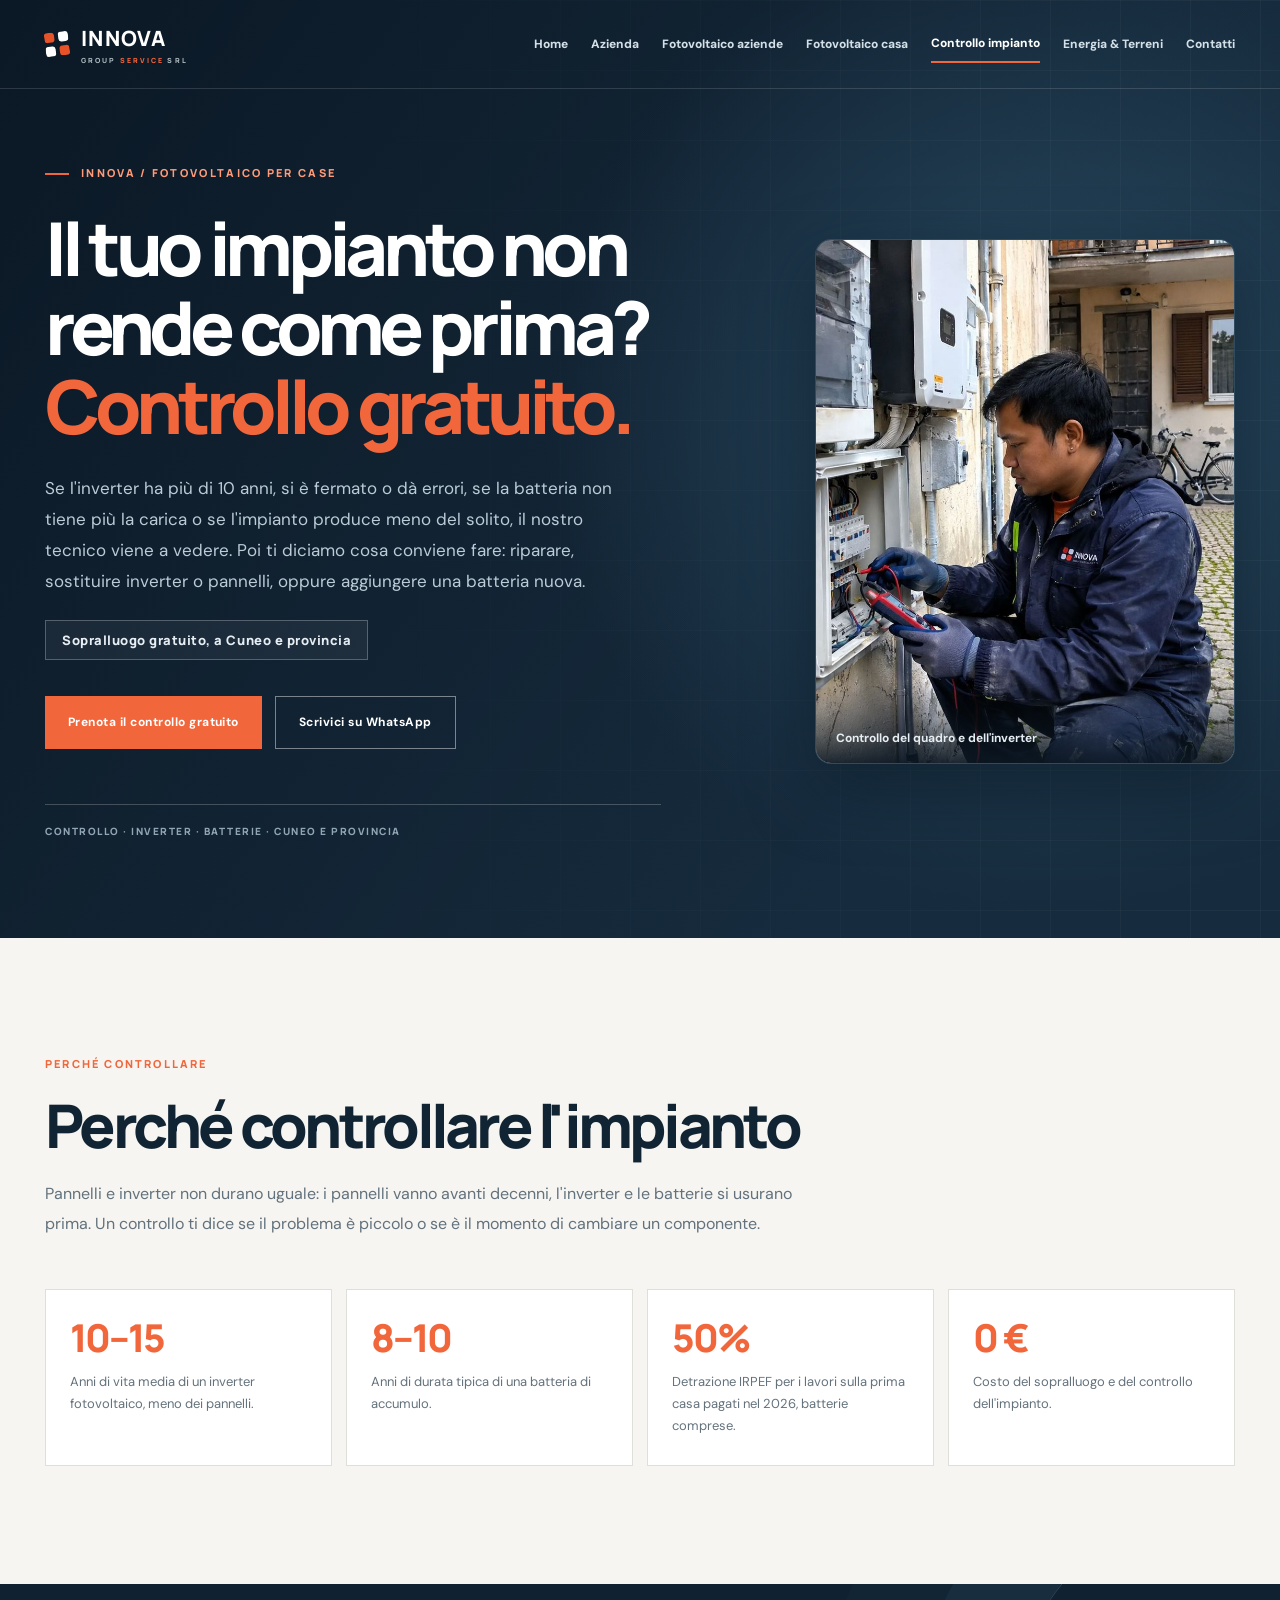
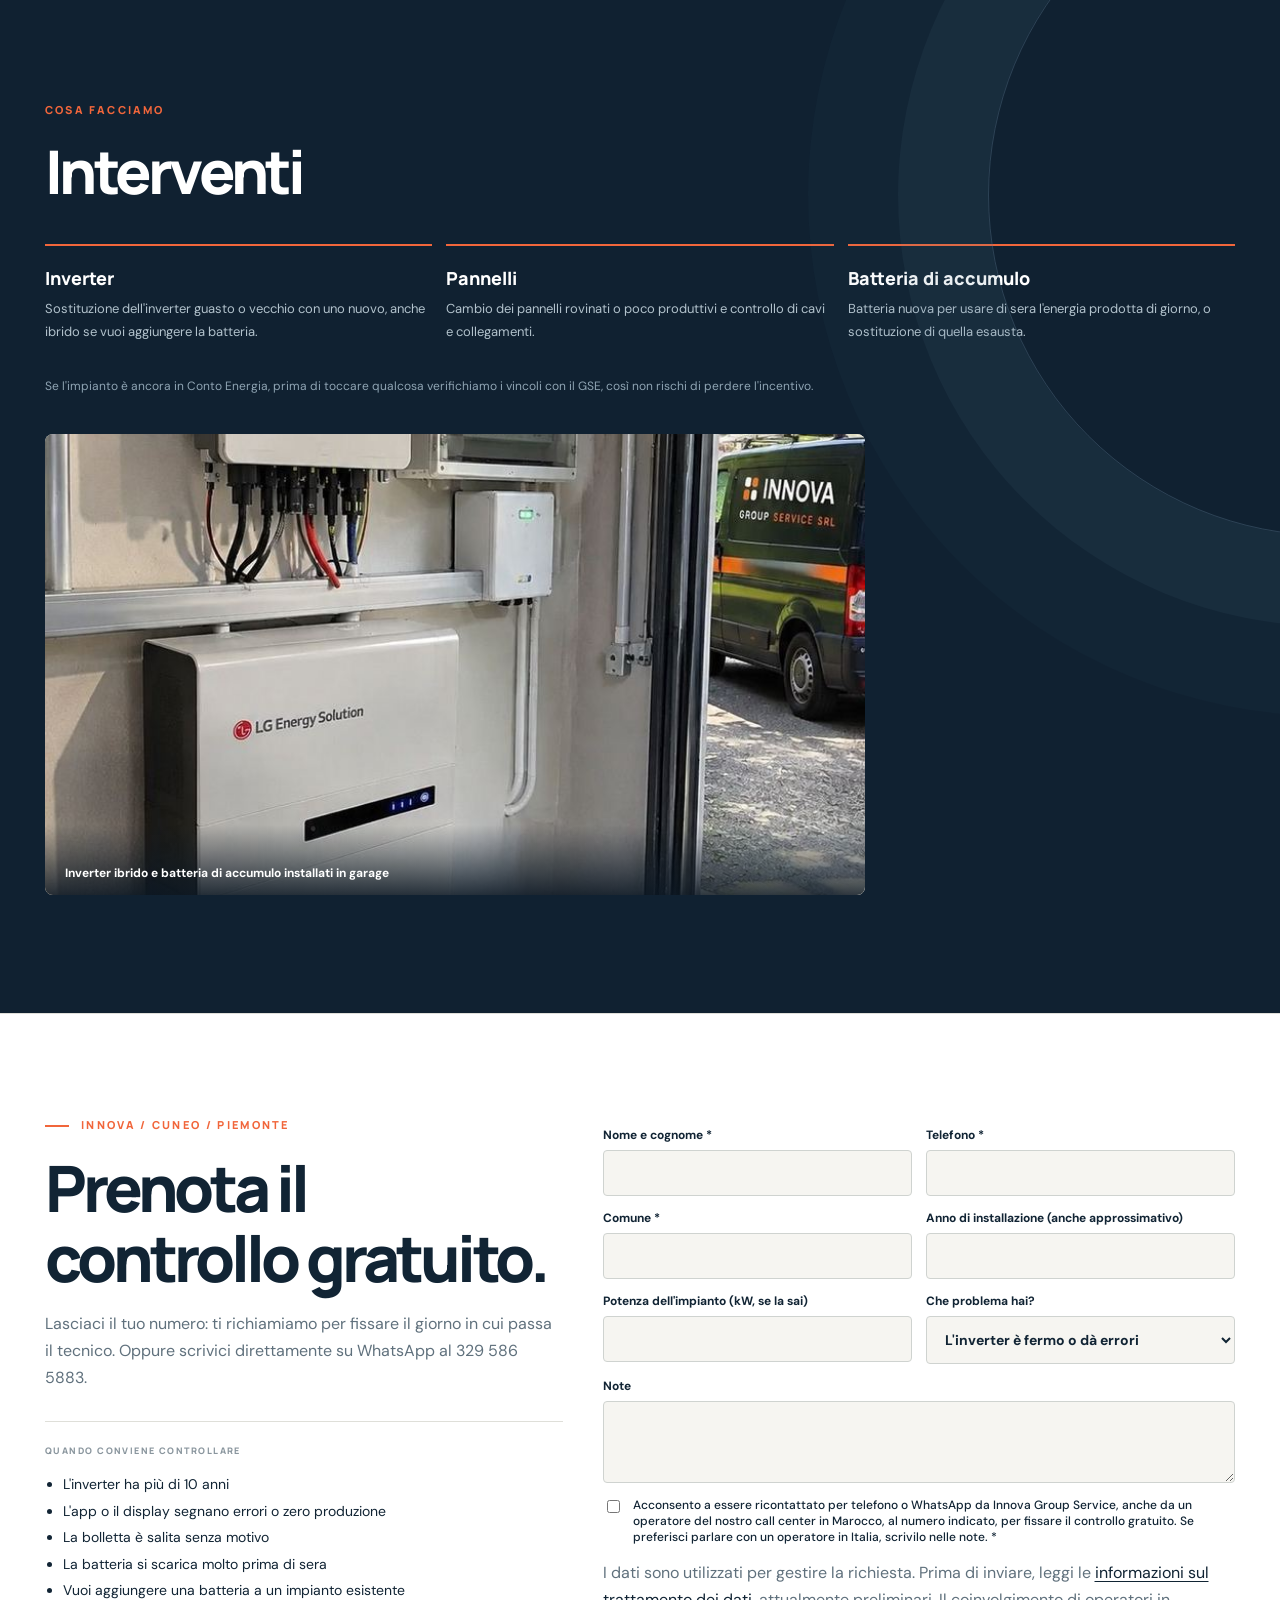
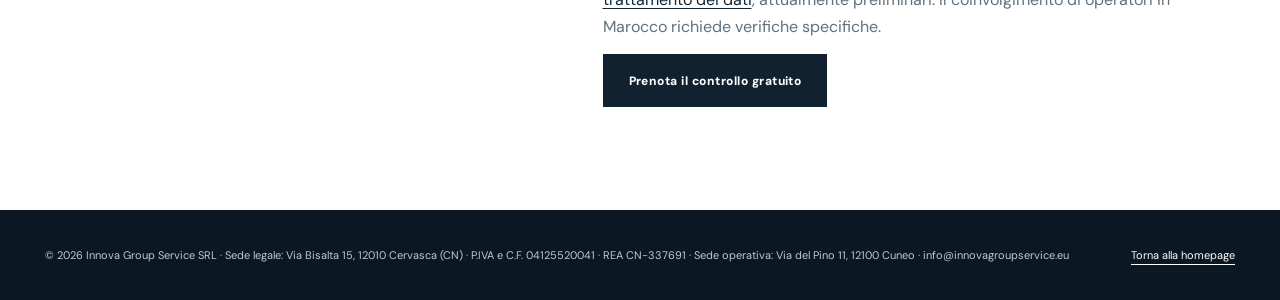
<file: controllo-impianto.html>
<!doctype html>
<html lang="it">
<head>
<meta charset="utf-8">
<meta name="viewport" content="width=device-width, initial-scale=1">
<meta name="theme-color" content="#111e2b">
<meta name="description" content="Il tuo impianto fotovoltaico non rende come prima? Controllo gratuito a Cuneo e provincia: inverter, pannelli e batterie. Innova Group Service.">
<title>Controllo gratuito impianto fotovoltaico | Innova Group Service</title>
<link rel="preconnect" href="https://fonts.googleapis.com">
<link rel="preconnect" href="https://fonts.gstatic.com" crossorigin>
<link href="https://fonts.googleapis.com/css2?family=DM+Sans:wght@400;500;600;700&family=Manrope:wght@400;500;600;700;800&display=swap" rel="stylesheet">
<style>
:root{--night:#0b1723;--navy:#111e2b;--navy2:#1a3042;--orange:#f1663b;--cream:#f6f5f1;--ink:#112434;--muted:#63727e;--line:#dfdfd9;--white:#fff}
*{box-sizing:border-box}html{scroll-behavior:smooth}body{margin:0;background:var(--cream);font-family:'DM Sans',sans-serif;color:var(--ink);-webkit-font-smoothing:antialiased}a{text-decoration:none;color:inherit}button{font:inherit} .container{width:min(1190px,calc(100% - 56px));margin:0 auto}
[data-fr]{display:none}html[lang=fr] [data-it]{display:none}html[lang=fr] [data-fr]{display:initial}
 .menu-toggle{display:none;background:transparent;border:0;color:#fff;font-size:24px;cursor:pointer}
header{position:absolute;z-index:10;top:0;left:0;right:0;color:#fff;border-bottom:1px solid #ffffff22}.nav{display:flex;align-items:center;justify-content:space-between;gap:24px;min-height:88px}.brand{display:flex;align-items:center;gap:12px;flex:none;white-space:nowrap;font:800 21px 'Manrope',sans-serif;letter-spacing:.06em}.brand-mark{display:grid;grid-template-columns:1fr 1fr;gap:3px;width:33px;height:33px;transform:rotate(-7deg)}.brand-mark i{background:var(--orange);border-radius:2px}.brand-mark i:nth-child(2),.brand-mark i:nth-child(3){background:#fff}.brand small{display:block;font-size:7px;letter-spacing:.3em;margin-top:4px}.nav-list{display:flex;align-items:center;gap:23px;font-size:12px;font-weight:800;color:#d4e0e8}.nav-list a:hover{color:#fff}.nav-list .active{color:#fff;border-bottom:2px solid var(--orange);padding:10px 0}.langs{display:flex;align-items:center;gap:2px;border:1px solid #ffffff55;border-radius:30px;padding:3px}.langs button{background:none;border:0;color:#d8e3e9;padding:7px 9px;border-radius:20px;font-size:11px;font-weight:800;cursor:pointer}.langs button[aria-pressed=true]{background:#fff;color:var(--night)}
.hero{min-height:770px;position:relative;background:radial-gradient(circle at 82% 44%,#294960 0%,transparent 43%),linear-gradient(125deg,#0b1825 0%,#162b3d 75%);color:#fff;overflow:hidden}.hero:before{content:"";position:absolute;inset:0;background-image:linear-gradient(#c1dbe70c 1px,transparent 1px),linear-gradient(90deg,#c1dbe70c 1px,transparent 1px);background-size:70px 70px;mask-image:linear-gradient(90deg,transparent 20%,#000)}.hero-inner{position:relative;min-height:770px;display:grid;grid-template-columns:1.08fr .92fr;gap:50px;align-items:center;padding:165px 0 100px}.eyebrow{font:800 11px 'Manrope',sans-serif;color:#ff9b79;letter-spacing:.21em;text-transform:uppercase}.eyebrow:before{content:"";display:inline-block;width:24px;height:2px;background:var(--orange);vertical-align:middle;margin-right:12px}.hero h1{font:800 clamp(49px,5.8vw,81px)/1.065 'Manrope',sans-serif;letter-spacing:-.072em;margin:28px 0;max-width:780px}.hero h1 em{font-style:normal;color:var(--orange)}.hero-lead{font-size:17px;line-height:1.82;color:#bbccd7;max-width:590px}.hero-actions{display:flex;gap:13px;margin-top:36px;flex-wrap:wrap}.btn{display:inline-flex;align-items:center;justify-content:center;min-height:53px;padding:16px 23px;background:var(--orange);color:#fff;font-family:'DM Sans',sans-serif;font-size:12px;font-weight:700;letter-spacing:.04em;transition:transform .22s,background .22s}.btn:hover{transform:translateY(-3px);background:#e5572d}.btn-outline{background:transparent;border:1px solid #ffffff70}.btn-outline:hover{background:#ffffff18}.hero-base{border-top:1px solid #ffffff36;padding-top:19px;margin-top:55px;font:800 10px 'Manrope',sans-serif;letter-spacing:.15em;color:#91a6b5}
.abstract{position:relative;min-height:485px;display:flex;align-items:center;justify-content:center;isolation:isolate}.abstract:before{content:"";position:absolute;width:390px;height:390px;border-radius:50%;border:1px solid #95b3c54c;box-shadow:0 0 0 45px #7facc110,0 0 0 90px #7facc10a;animation:orbit 8s ease-in-out infinite}.visual-card{position:absolute;background:#13283a;border:1px solid #66859c66;box-shadow:0 25px 65px #08152080;border-radius:16px;padding:23px;transform:rotate(-6deg)}.visual-card.main{z-index:3;width:310px;left:14%;top:20%;background:linear-gradient(145deg,#203c50,#0e2435)}.visual-card.secondary{z-index:2;width:228px;right:1%;top:8%;transform:rotate(10deg);background:#274557}.visual-card.tertiary{z-index:4;width:240px;right:0;bottom:11%;transform:rotate(6deg);background:#10293d}.v-label{font:800 9px 'Manrope',sans-serif;letter-spacing:.16em;color:#9eb6c4}.v-line{height:8px;background:#63849c55;border-radius:6px;margin-top:11px}.v-line.short{width:55%}.v-line.mid{width:75%}.v-title{font:800 24px 'Manrope',sans-serif;letter-spacing:-.06em;margin:18px 0 14px}.v-title em{font-style:normal;color:#f99572}.v-dots{display:flex;gap:6px;margin-top:20px}.v-dots i{width:25px;height:7px;border-radius:5px;background:#f1663b}.v-dots i:nth-child(2){background:#7390a2}.v-dots i:nth-child(3){background:#38556a}.progress{height:11px;border-radius:8px;background:#425e7288;margin-top:19px;overflow:hidden}.progress:before{content:"";display:block;width:68%;height:100%;background:var(--orange);border-radius:8px}.signal{display:flex;align-items:center;gap:9px;margin-top:18px}.signal i{height:9px;width:9px;background:#f1663b;border-radius:50%;box-shadow:0 0 0 6px #f1663b26}.signal span{font:700 9px 'Manrope',sans-serif;letter-spacing:.1em;color:#b9ccd6}.visual-orbit-label{position:absolute;bottom:10px;left:22px;color:#8aabbd;font-size:9px;letter-spacing:.16em;font-weight:800}@keyframes orbit{50%{box-shadow:0 0 0 65px #7facc10d,0 0 0 115px #7facc106}}
.section{padding:118px 0}.kicker{font:800 11px 'Manrope',sans-serif;letter-spacing:.2em;color:var(--orange);text-transform:uppercase}.title{font:800 clamp(40px,4.7vw,64px)/1.1 'Manrope',sans-serif;letter-spacing:-.062em;margin:21px 0}.intro{max-width:780px;color:#62717c;font-size:16px;line-height:1.85}.offer-grid{display:grid;grid-template-columns:repeat(4,1fr);gap:14px;margin-top:51px}.offer{min-height:270px;background:white;border:1px solid var(--line);padding:31px 24px;display:flex;flex-direction:column;transition:transform .22s,border-color .22s}.offer:hover{transform:translateY(-5px);border-color:#f1663b80}.offer-index{font:800 12px 'Manrope',sans-serif;color:var(--orange)}.offer h3{font:800 21px/1.25 'Manrope',sans-serif;letter-spacing:-.04em;margin:42px 0 13px}.offer p{font-size:13px;color:#64727c;line-height:1.75;margin:0}
.manifesto{background:#102131;color:#fff;position:relative;overflow:hidden}.manifesto:before{content:"";position:absolute;width:680px;height:680px;border:1px solid #57778c66;border-radius:50%;right:-390px;top:-130px;box-shadow:0 0 0 90px #57778c17,0 0 0 180px #57778c0a}.manifesto-grid{position:relative;display:grid;grid-template-columns:1fr .9fr;gap:100px;align-items:center}.manifesto .intro{color:#b0c2cf}.principles{border-top:1px solid #ffffff2f}.principle{display:grid;grid-template-columns:35px 1fr;gap:16px;padding:22px 0;border-bottom:1px solid #ffffff29}.principle b{color:#f78865;font:800 12px 'Manrope',sans-serif}.principle h3{font:800 18px 'Manrope',sans-serif;margin:0 0 7px}.principle p{color:#b2c2cc;font-size:13px;line-height:1.75;margin:0}
.method-head{display:grid;grid-template-columns:1.2fr .8fr;gap:45px;align-items:end}.method-grid{display:grid;grid-template-columns:repeat(3,1fr);gap:22px;margin-top:58px}.method{border-top:2px solid #d8dbd9;padding-top:28px}.method .num{font:800 37px 'Manrope',sans-serif;letter-spacing:-.06em;color:var(--orange)}.method h3{font:800 20px 'Manrope',sans-serif;margin:24px 0 12px}.method p{font-size:14px;line-height:1.75;color:#62717c}
.cta{padding:103px 0;background:var(--orange);color:white}.cta-inner{display:grid;grid-template-columns:1.4fr .6fr;align-items:end;gap:40px}.cta .title{font-size:clamp(41px,5vw,69px);margin-bottom:14px}.cta p{font-size:16px;line-height:1.7;max-width:660px}.cta .btn{background:#112130;justify-self:end;white-space:nowrap}.cta .btn:hover{background:#1d3445}
footer{padding:38px 0;background:#0b1722;color:#becbd4;font-size:11px}.footer-row{display:flex;justify-content:space-between;gap:30px}.footer-row a{text-decoration:underline;text-underline-offset:5px;color:white}
@media(max-width:1100px){.nav-list{gap:13px;font-size:11px}.hero-inner{gap:15px}.offer-grid{grid-template-columns:repeat(2,1fr)}.manifesto-grid{gap:35px}.visual-card.main{left:4%}}
@media(max-width:790px){.container{width:calc(100% - 38px)}.nav{min-height:76px}.brand{font-size:18px}.brand-mark{width:29px;height:29px}.nav-list{display:none}.menu-toggle{display:block;margin-left:auto}.nav-list.open{display:flex;position:absolute;top:76px;left:0;right:0;z-index:20;flex-direction:column;align-items:stretch;gap:0;padding:14px 20px 20px;background:#13283a;box-shadow:0 16px 40px #0006}.nav-list.open a{padding:13px 8px;border-bottom:1px solid #ffffff20}.hero,.hero-inner{min-height:0}.hero-inner{display:block;padding:135px 0 75px}.hero h1{font-size:clamp(49px,9.5vw,77px)}.hero-lead{font-size:15px}.abstract{min-height:440px;margin-top:30px}.section{padding:78px 0}.manifesto-grid,.method-head{grid-template-columns:1fr}.method-grid{grid-template-columns:1fr;gap:17px;margin-top:40px}.cta-inner{grid-template-columns:1fr}.cta .btn{justify-self:start}}
@media(max-width:540px){.hero h1{font-size:47px}.hero-base{margin-top:37px}.abstract{transform:scale(.82);margin:-35px -18px -42px}.offer-grid{grid-template-columns:1fr}.offer{min-height:220px}.offer h3{margin-top:25px}.title{font-size:38px}.footer-row{display:block}.footer-row a{display:block;margin-top:13px}.cta .btn{white-space:normal}}
@media(prefers-reduced-motion:reduce){*,*:before,*:after{animation:none!important;scroll-behavior:auto!important}}
.brand-symbol{display:none!important}.brand-symbol,.brand-mark,.brand-icon{display:grid!important;width:22px;height:22px;grid-template-columns:repeat(2,1fr);gap:2px;transform:none;flex:none;overflow:hidden}.brand-symbol span,.brand-mark i,.brand-icon span{display:block!important;background:#fff!important;opacity:1!important;border-radius:1px!important}.brand-symbol span:nth-child(1),.brand-symbol span:nth-child(4),.brand-mark i:nth-child(1),.brand-mark i:nth-child(4),.brand-icon span:nth-child(1),.brand-icon span:nth-child(4){background:#e65329!important}.brand-symbol span:nth-child(2),.brand-symbol span:nth-child(3),.brand-mark i:nth-child(2),.brand-mark i:nth-child(3),.brand-icon span:nth-child(2),.brand-icon span:nth-child(3){background:#fff!important}.brand-symbol,.brand-mark,.brand-icon{width:24px;height:24px;gap:4px}.brand-symbol span,.brand-mark i,.brand-icon span{border-radius:3px!important}.brand-symbol,.brand-mark,.brand-icon{transform:rotate(-7deg)}.brand-text,.brand>span:last-child{color:#fff!important}.brand-text small,.brand>span:last-child small{color:#aebbc2!important}.brand>span:last-child>span{color:#aebbc2!important}
.timer-card{position:relative;z-index:2;width:min(440px,100%);margin-left:auto;background:linear-gradient(145deg,#203c50,#0e2435);border:1px solid #66859c66;box-shadow:0 25px 65px #08152080;border-radius:18px;padding:30px}
.timer-card .v-label{margin-bottom:18px}
.timer{display:grid;grid-template-columns:repeat(4,1fr);gap:10px}
.timer div{background:#0b1a27;border:1px solid #3d5a6f;border-radius:12px;padding:16px 6px;text-align:center}
.timer b{display:block;font:800 clamp(30px,3.2vw,42px)/1 'Manrope',sans-serif;letter-spacing:-.04em;color:#fff}
.timer span{display:block;margin-top:8px;font:800 9px 'Manrope',sans-serif;letter-spacing:.16em;color:#9eb6c4;text-transform:uppercase}
.timer-note{margin:18px 0 0;font-size:12px;line-height:1.6;color:#b9ccd6}
.timer-deadline{margin-top:16px;font:800 13px 'Manrope',sans-serif;color:#ff9b79}
.timer-closed{font:800 22px/1.3 'Manrope',sans-serif;color:#fff}
.slogan{display:inline-block;margin-top:6px;padding:10px 16px;background:#f1663b22;border:1px solid #f1663b88;color:#ffb59c;font:800 13px 'Manrope',sans-serif;letter-spacing:.04em}
.facts{display:grid;grid-template-columns:repeat(4,1fr);gap:14px;margin-top:51px}
.fact{background:#fff;border:1px solid var(--line);padding:28px 24px}
.fact b{display:block;font:800 clamp(30px,3vw,40px)/1.05 'Manrope',sans-serif;letter-spacing:-.05em;color:var(--orange)}
.fact p{font-size:13px;line-height:1.7;color:#64727c;margin:12px 0 0}
.need{display:grid;grid-template-columns:repeat(3,1fr);gap:14px;margin-top:40px}
.need div{border-top:2px solid #f1663b;padding-top:20px}
.need h3{font:800 18px 'Manrope',sans-serif;margin:0 0 8px;color:#fff}
.need p{font-size:13px;line-height:1.75;color:#b2c2cc;margin:0}
.source{margin-top:34px;font-size:12px;color:#8fa4b3}.source a{color:#fff;text-decoration:underline;text-underline-offset:4px}
.lead-form{display:grid;grid-template-columns:1fr 1fr;gap:14px;margin-top:10px}
.lead-form label{display:flex;flex-direction:column;gap:7px;font-size:12px;font-weight:700;color:#fff}
.lead-form input,.lead-form select,.lead-form textarea{font:inherit;font-size:14px;padding:13px 14px;border:1px solid #ffffff66;background:#ffffff14;color:#fff;border-radius:4px}
.lead-form select option{color:#112434}
.lead-form .full{grid-column:1/-1}
.lead-form label[hidden]{display:none}
.lead-form button{grid-column:1/-1;justify-self:start;min-height:53px;padding:16px 26px;border:0;background:#112130;color:#fff;font-size:12px;font-weight:800;letter-spacing:.04em;cursor:pointer}
.lead-form button:hover{background:#1d3445}
.form-note{grid-column:1/-1;font-size:12px;color:#ffe3d9;margin:0}
.cta .cta-inner.form-wrap{grid-template-columns:.9fr 1.1fr;align-items:start}
@media(max-width:1100px){.facts{grid-template-columns:repeat(2,1fr)}}
@media(max-width:790px){.timer-card{margin:40px 0 0}.need{grid-template-columns:1fr}.cta .cta-inner.form-wrap{grid-template-columns:1fr}}
@media(max-width:540px){.facts{grid-template-columns:1fr}.lead-form{grid-template-columns:1fr}.timer{gap:6px}.timer div{padding:12px 4px}}
/* 17/11/2026: moduli su fondo bianco, arancione solo come accento */
.cta{background:#fff;color:var(--ink);border-top:1px solid var(--line)}
.cta .eyebrow{color:var(--orange)}.cta .eyebrow:before{background:var(--orange)}
.cta p{color:#60717d}
.cta .cta-link{color:var(--ink);text-decoration-color:var(--orange)}
.lead-form label{color:var(--ink)}
.lead-form input,.lead-form select,.lead-form textarea{border:1px solid #cfd3d0;background:#f6f5f1;color:var(--ink)}
.lead-form input:focus,.lead-form select:focus,.lead-form textarea:focus{outline:2px solid #f1663b40;border-color:var(--orange)}
.form-note{color:#6b777f}.form-note a,.lead-form label.consent a,.lead-form label a{color:var(--ink);text-decoration:underline;text-underline-offset:3px}
.slogan{background:#ffffff0d;border-color:#ffffff40;color:#e6eef3}
/* Foto dei lavori Innova (assets/foto) */
.hero-photo{position:relative;z-index:2;width:min(420px,100%);margin:0 0 0 auto;aspect-ratio:4/5;border-radius:16px;overflow:hidden;border:1px solid #66859c66;box-shadow:0 25px 65px #08152080;background:#0e2435}
.hero-photo img{display:block;width:100%;height:100%;object-fit:cover}
.hero-photo figcaption{position:absolute;left:0;right:0;bottom:0;padding:46px 20px 16px;background:linear-gradient(transparent,#0b1723e8);font-size:12px;font-weight:700;line-height:1.5;color:#e6eef3}
.work-photo{margin:40px 0 0;border-radius:8px;overflow:hidden;background:#dfe3e2;position:relative}
.work-photo img{display:block;width:100%;height:100%;object-fit:cover}
.work-photo figcaption{position:absolute;left:0;right:0;bottom:0;padding:40px 20px 14px;background:linear-gradient(transparent,#0b1723d9);font-size:12px;font-weight:700;color:#fff}
.side-box{margin-top:30px;padding-top:22px;border-top:1px solid var(--line)}
.side-box .v-label{color:#8a969e;margin-bottom:14px}
.side-box ul{margin:0;padding-left:18px;font-size:14px;line-height:1.9;color:var(--ink)}
.cta .steps li{color:var(--ink);border-bottom-color:var(--line)}
@media(max-width:790px){.hero-photo{width:100%;margin:40px 0 0}.work-photo{margin-top:28px}}
</style>
</head>
<body>
<header><div class="container nav"><a class="brand" href="/" aria-label="Innova Group Service Home"><span class="brand-mark" aria-hidden="true"><i></i><i></i><i></i><i></i></span><span>INNOVA<small>GROUP <span class="brand-service" style="color:var(--orange)">SERVICE</span> SRL</small></span></a><nav class="nav-list" id="pageNav" aria-label="Navigazione principale"><a href="/">Home</a><a href="/azienda.html">Azienda</a><a href="/fotovoltaico-aziende.html">Fotovoltaico aziende</a><a href="/fotovoltaico-casa.html">Fotovoltaico casa</a><a class="active" aria-current="page" href="/controllo-impianto.html">Controllo impianto</a><a href="/energia-terreni.html">Energia &amp; Terreni</a><a href="#richiesta">Contatti</a></nav><button class="menu-toggle" type="button" aria-label="Apri menu" aria-expanded="false" aria-controls="pageNav">☰</button></div></header>
<main>
<section class="hero"><div class="container hero-inner"><div><div class="eyebrow">INNOVA / FOTOVOLTAICO PER CASE</div><h1>Il tuo impianto non rende come prima? <em>Controllo gratuito.</em></h1><p class="hero-lead">Se l'inverter ha più di 10 anni, si è fermato o dà errori, se la batteria non tiene più la carica o se l'impianto produce meno del solito, il nostro tecnico viene a vedere. Poi ti diciamo cosa conviene fare: riparare, sostituire inverter o pannelli, oppure aggiungere una batteria nuova.</p><div class="slogan">Sopralluogo gratuito, a Cuneo e provincia</div><div class="hero-actions"><a class="btn" href="#richiesta">Prenota il controllo gratuito</a><a class="btn btn-outline" href="https://wa.me/393295865883">Scrivici su WhatsApp</a></div><div class="hero-base">CONTROLLO · INVERTER · BATTERIE · CUNEO E PROVINCIA</div></div>
<figure class="hero-photo"><img src="/assets/foto/controllo-quadro-inverter.jpg" alt="Tecnico Innova misura con il tester il quadro elettrico accanto all'inverter" style="object-position:40% 45%"><figcaption>Controllo del quadro e dell'inverter</figcaption></figure>
</div></section>

<section class="section"><div class="container"><div class="kicker">PERCHÉ CONTROLLARE</div><h2 class="title">Perché controllare l'impianto</h2><p class="intro">Pannelli e inverter non durano uguale: i pannelli vanno avanti decenni, l'inverter e le batterie si usurano prima. Un controllo ti dice se il problema è piccolo o se è il momento di cambiare un componente.</p>
<div class="facts"><div class="fact"><b>10–15</b><p>Anni di vita media di un inverter fotovoltaico, meno dei pannelli.</p></div><div class="fact"><b>8–10</b><p>Anni di durata tipica di una batteria di accumulo.</p></div><div class="fact"><b>50%</b><p>Detrazione IRPEF per i lavori sulla prima casa pagati nel 2026, batterie comprese.</p></div><div class="fact"><b>0 €</b><p>Costo del sopralluogo e del controllo dell'impianto.</p></div></div></div></section>

<section class="section manifesto"><div class="container"><div class="kicker">COSA FACCIAMO</div><h2 class="title">Interventi</h2><div class="need"><div><h3>Inverter</h3><p>Sostituzione dell'inverter guasto o vecchio con uno nuovo, anche ibrido se vuoi aggiungere la batteria.</p></div><div><h3>Pannelli</h3><p>Cambio dei pannelli rovinati o poco produttivi e controllo di cavi e collegamenti.</p></div><div><h3>Batteria di accumulo</h3><p>Batteria nuova per usare di sera l'energia prodotta di giorno, o sostituzione di quella esausta.</p></div></div><p class="source">Se l'impianto è ancora in Conto Energia, prima di toccare qualcosa verifichiamo i vincoli con il GSE, così non rischi di perdere l'incentivo.</p><figure class="work-photo" style="aspect-ratio:16/9;max-width:820px"><img loading="lazy" src="/assets/foto/garage-inverter-batteria.jpg" alt="Inverter ibrido e batteria di accumulo installati in un garage" style="object-position:50% 52%"><figcaption>Inverter ibrido e batteria di accumulo installati in garage</figcaption></figure></div></section>

<section class="cta" id="richiesta"><div class="container cta-inner form-wrap"><div><div class="eyebrow">INNOVA / CUNEO / PIEMONTE</div><h2 class="title">Prenota il controllo gratuito.</h2><p>Lasciaci il tuo numero: ti richiamiamo per fissare il giorno in cui passa il tecnico. Oppure scrivici direttamente su WhatsApp al 329 586 5883.</p><div class="side-box"><div class="v-label">QUANDO CONVIENE CONTROLLARE</div><ul><li>L'inverter ha più di 10 anni</li><li>L'app o il display segnano errori o zero produzione</li><li>La bolletta è salita senza motivo</li><li>La batteria si scarica molto prima di sera</li><li>Vuoi aggiungere una batteria a un impianto esistente</li></ul></div></div>
<form class="lead-form" name="controllo-impianto" method="POST" action="/grazie.html" data-netlify="true" netlify-honeypot="bot-field"><input type="hidden" name="form-name" value="controllo-impianto"><label hidden>Lascia vuoto<input name="bot-field" tabindex="-1" autocomplete="off"></label><label>Nome e cognome *<input name="nome" type="text" autocomplete="name" required></label><label>Telefono *<input name="telefono" type="tel" autocomplete="tel" required></label><label>Comune *<input name="comune" type="text" required></label><label>Anno di installazione (anche approssimativo)<input name="anno" type="text" inputmode="numeric"></label><label>Potenza dell'impianto (kW, se la sai)<input name="potenza" type="text"></label><label>Che problema hai?<select name="problema"><option>L'inverter è fermo o dà errori</option><option>L'impianto produce meno di prima</option><option>La batteria non tiene più la carica</option><option>Voglio aggiungere una batteria</option><option>Voglio solo un controllo</option><option>Altro</option></select></label><label class="full">Note<textarea name="messaggio" rows="3" maxlength="3000"></textarea></label><label class="full" style="flex-direction:row;align-items:flex-start;gap:10px;font-weight:500"><input type="checkbox" name="consenso" value="si" required style="width:auto;margin-top:3px"><span>Acconsento a essere ricontattato per telefono o WhatsApp da Innova Group Service, anche da un operatore del nostro call center in Marocco, al numero indicato, per fissare il controllo gratuito. Se preferisci parlare con un operatore in Italia, scrivilo nelle note. *</span></label><p class="form-note">I dati sono utilizzati per gestire la richiesta. Prima di inviare, leggi le <a href="/privacy-fotovoltaico.html" target="_blank" rel="noopener">informazioni sul trattamento dei dati</a>, attualmente preliminari. Il coinvolgimento di operatori in Marocco richiede verifiche specifiche.</p><button type="submit">Prenota il controllo gratuito</button></form></div></section>
</main>
<footer><div class="container footer-row"><span>© 2026 Innova Group Service SRL · Sede legale: Via Bisalta 15, 12010 Cervasca (CN) · P.IVA e C.F. 04125520041 · REA CN-337691 · Sede operativa: Via del Pino 11, 12100 Cuneo · info@innovagroupservice.eu</span><a href="/">Torna alla homepage</a></div></footer>
<script>
const menuButton=document.querySelector('.menu-toggle'),pageNav=document.getElementById('pageNav');menuButton.addEventListener('click',()=>{const open=pageNav.classList.toggle('open');menuButton.setAttribute('aria-expanded',String(open));menuButton.textContent=open?'×':'☰'});pageNav.querySelectorAll('a').forEach(a=>a.addEventListener('click',()=>{pageNav.classList.remove('open');menuButton.setAttribute('aria-expanded','false');menuButton.textContent='☰'}));
</script>
</body>
</html>
</file>
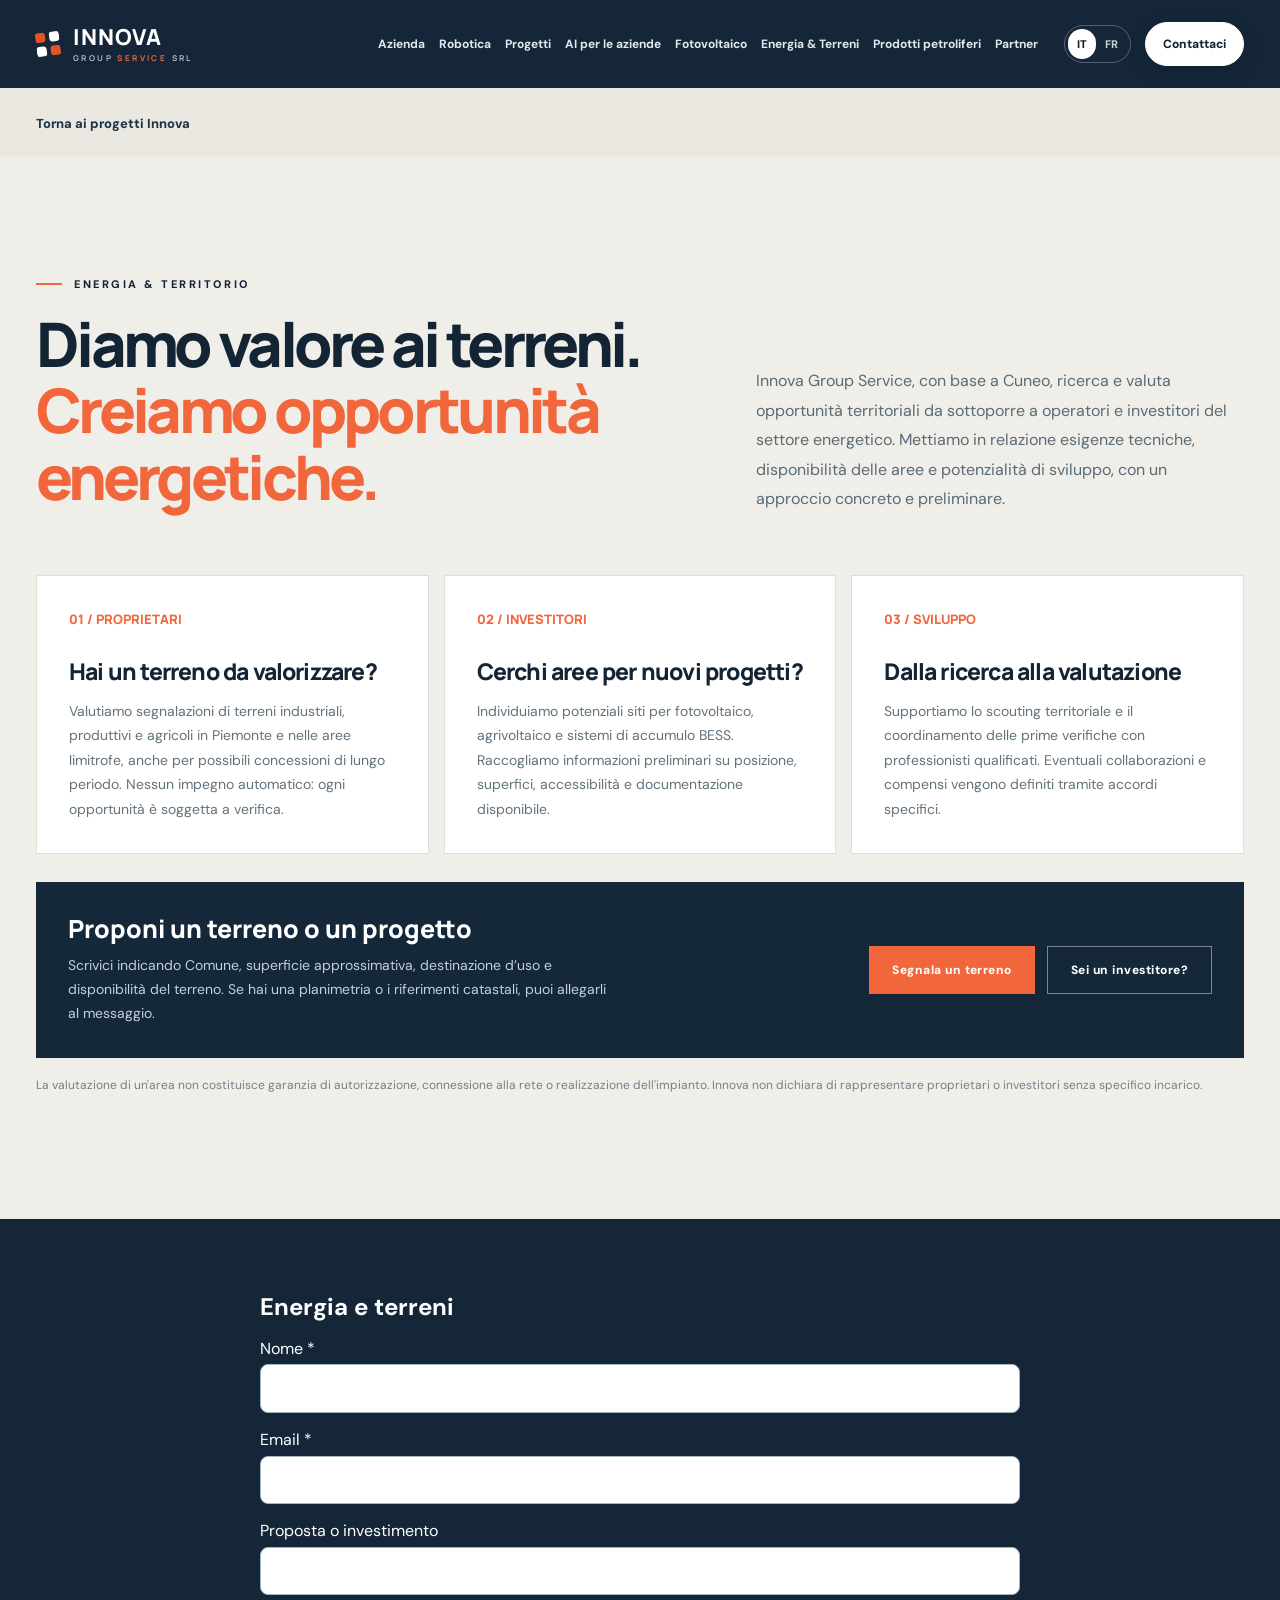
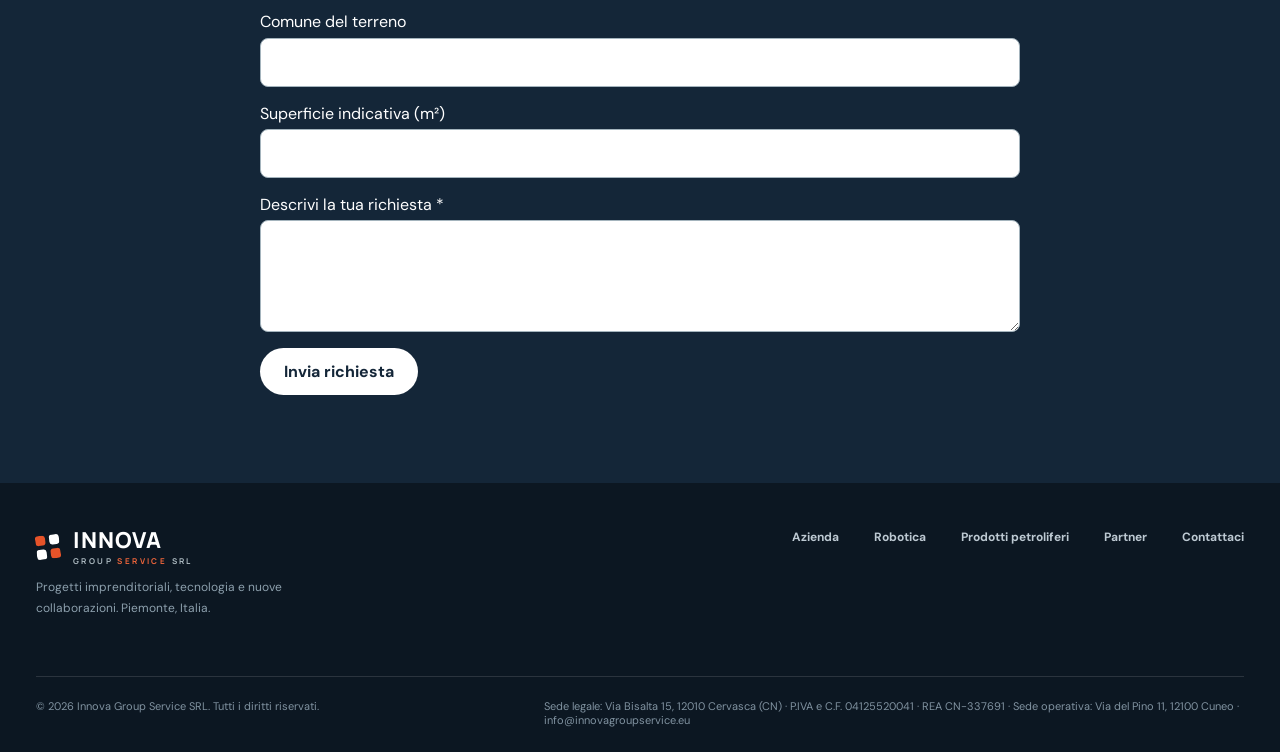
<file: energia-terreni.html>
<!doctype html>
<html lang="it">
<head>
  <meta charset="utf-8">
  <meta name="viewport" content="width=device-width, initial-scale=1">
  <meta name="theme-color" content="#111a24">
  <meta name="description" content="Innova Group Service SRL a Cuneo: progetti innovativi, servizi tecnici e centralino AI per professionisti e imprese in Piemonte. Scopri la demo interattiva.">
  <title>Energia e Terreni | Innova Group Service SRL</title>
  <link rel="preconnect" href="https://fonts.googleapis.com">
  <link rel="preconnect" href="https://fonts.gstatic.com" crossorigin>
  <link href="https://fonts.googleapis.com/css2?family=DM+Sans:wght@400;500;600;700&family=Manrope:wght@400;500;600;700;800&display=swap" rel="stylesheet">
  <style>
    :root { --ink:#0d1721;--navy:#111e2b;--navy2:#1b3043;--blue:#6588a9;--orange:#f1663b;--paper:#f6f5f1;--cream:#edeae2;--white:#fff;--muted:#66717b;--border:#deded8; }
    *{box-sizing:border-box}html{scroll-behavior:smooth}body{margin:0;background:var(--paper);color:var(--ink);font-family:'DM Sans',sans-serif;-webkit-font-smoothing:antialiased}a{color:inherit;text-decoration:none}button{font:inherit}::selection{background:#f7b4a0;color:#101820}.container{width:min(1240px,calc(100% - 72px));margin:auto}
    .site-header{height:88px;position:absolute;inset:0 0 auto;z-index:20;color:#fff}.nav-inner{height:100%;display:flex;align-items:center;justify-content:space-between;gap:26px}.brand{display:flex;align-items:center;gap:13px;flex:none}.brand-symbol{display:none!important;width:39px;height:39px;display:grid;grid-template-columns:repeat(2,1fr);gap:3px;transform:rotate(-7deg)}.brand-symbol span{display:block;background:var(--orange);border-radius:2px}.brand-symbol span:nth-child(2){background:#fff;opacity:.9}.brand-symbol span:nth-child(3){background:#fff;opacity:.9}.brand-symbol span:nth-child(4){background:var(--orange)}.brand-text{font:800 22px/1 'Manrope',sans-serif;letter-spacing:.05em}.brand-text small{display:block;margin-top:6px;font:700 8px/1 'Manrope',sans-serif;letter-spacing:.30em}.nav-links{display:flex;align-items:center;gap:32px;margin-left:auto}.nav-links a{font-size:13px;font-weight:700;color:#e2e9ed;transition:color .2s}.nav-links a:hover{color:#fff}.nav-actions{display:flex;align-items:center;gap:14px}.lang-switch{display:flex;align-items:center;border:1px solid #ffffff45;border-radius:100px;padding:3px}.lang-switch button{font-size:11px;font-weight:800;color:#c8d0d7;background:transparent;border:0;border-radius:30px;padding:8px 9px;cursor:pointer}.lang-switch button.active{background:#fff;color:var(--ink)}.header-cta{display:inline-flex;align-items:center;gap:16px;padding:13px 17px;border:1px solid #ffffff55;font-size:12px;font-weight:800;white-space:nowrap}.header-cta:hover{background:#ffffff15}.mobile-menu{display:none;background:transparent;border:0;color:white;cursor:pointer}
    .hero{background:#122232;color:white;min-height:810px;position:relative;overflow:hidden;display:flex;align-items:center}.hero:before{content:"";position:absolute;inset:0;background:radial-gradient(ellipse 65% 70% at 83% 48%,#25435e 0%,#122637 42%,transparent 80%),linear-gradient(125deg,#0d1926 0%,#162838 80%)}.hero:after{content:"";position:absolute;top:0;bottom:0;right:28%;width:1px;background:#ffffff12}.hero-grid{position:absolute;inset:0;opacity:.18;background-image:linear-gradient(#7391a621 1px,transparent 1px),linear-gradient(90deg,#7391a621 1px,transparent 1px);background-size:72px 72px;mask-image:linear-gradient(to right,transparent 25%,black)}.hero-content{position:relative;z-index:3;padding:150px 0 100px;width:100%}.hero-copy{width:54%;max-width:710px}.eyebrow{display:inline-flex;align-items:center;gap:12px;font-size:11px;font-weight:800;letter-spacing:.23em;text-transform:uppercase}.eyebrow:before{content:"";width:26px;height:2px;background:var(--orange)}.hero .eyebrow{color:#c0d2de}.hero h1{margin:32px 0 25px;font:800 clamp(56px,6.7vw,101px)/1.035 'Manrope',sans-serif;letter-spacing:-.077em}.hero h1 em{font-style:normal;color:var(--orange)}.hero-desc{font-size:17px;line-height:1.75;color:#b6c4ce;max-width:530px}.hero-buttons{display:flex;align-items:center;gap:20px;margin-top:38px;flex-wrap:wrap}.btn{display:inline-flex;align-items:center;justify-content:center;gap:24px;min-height:52px;padding:15px 23px;font-size:12px;font-weight:800;letter-spacing:.04em;transition:transform .2s,background .2s}.btn:hover{transform:translateY(-2px)}.btn-primary{background:var(--orange);color:#fff}.btn-primary:hover{background:#e35428}.btn-outline{border:1px solid #ffffff58;color:white}.btn-outline:hover{background:#ffffff12}.btn-ink{background:var(--ink);color:#fff}.arrow-icon{width:20px;height:20px;display:block;flex:none;stroke:currentColor;fill:none;stroke-width:1.75;stroke-linecap:round;stroke-linejoin:round;transition:transform .2s}.arrow-icon-down{stroke-width:1.65}.btn:hover .arrow-icon:not(.arrow-icon-down),.header-cta:hover .arrow-icon,.contact-btn:hover .arrow-icon{transform:translate(2px,-2px)}.btn:hover .arrow-icon-down{transform:translateY(2px)}.hero-note{border-top:1px solid #ffffff3d;margin-top:75px;padding-top:22px;display:flex;align-items:center;gap:13px;font-size:11px;letter-spacing:.12em;color:#92a6b6;text-transform:uppercase;font-weight:700}.hero-note span{width:7px;height:7px;background:var(--orange);border-radius:50%}
    .hero-art{position:absolute;z-index:2;right:-4%;top:3%;width:57%;height:94%;pointer-events:none;opacity:.97}.hero-art svg{width:100%;height:100%;overflow:visible}.hero-art .orbit{transform-origin:455px 405px;transform-box:view-box;animation:orbit 35s linear infinite}.hero-art .planet-orbit{transform-origin:455px 405px;transform-box:view-box}.hero-art .planet-orbit-one{animation:planetOrbitOne 15s linear infinite}.hero-art .planet-orbit-two{animation:planetOrbitTwo 23s linear infinite}.hero-art .planet-orbit-three{animation:planetOrbitThree 31s linear infinite}.hero-art .glow{filter:blur(24px);opacity:.23}.hero-art .contour{stroke:#7ba5c0;stroke-width:1;opacity:.28;fill:none}.hero-art .outline{stroke:#a9c9df;stroke-width:2.5;fill:url(#metal)}.hero-art .detail{stroke:#80a6bf;stroke-width:2;fill:none}.hero-art .orange{fill:var(--orange)}@keyframes orbit{to{transform:rotate(360deg)}}@keyframes planetOrbitOne{from{transform:rotate(35deg)}to{transform:rotate(395deg)}}@keyframes planetOrbitTwo{from{transform:rotate(145deg)}to{transform:rotate(-215deg)}}@keyframes planetOrbitThree{from{transform:rotate(265deg)}to{transform:rotate(625deg)}}
    .ticker{background:#e7e4dc;border-bottom:1px solid #d5d4cd}.ticker-inner{min-height:73px;display:flex;justify-content:space-between;align-items:center;gap:20px}.ticker-label{font-size:10px;color:#656e73;letter-spacing:.2em;font-weight:800;text-transform:uppercase}.ticker-right{display:flex;gap:54px;align-items:center;color:#344352;font-size:12px;font-weight:800;letter-spacing:.08em}.ticker-right b{color:var(--orange);padding-right:7px}
    section{scroll-margin-top:80px}.intro{padding:142px 0 135px}.section-top{display:flex;justify-content:space-between;align-items:start;gap:40px}.section-number{font-size:11px;color:var(--orange);letter-spacing:.2em;font-weight:800}.section-title{font:800 clamp(39px,4.5vw,68px)/1.09 'Manrope',sans-serif;letter-spacing:-.055em;margin:22px 0 0}.section-title span{color:var(--orange)}.section-lead{max-width:430px;color:#5d6870;font-size:16px;line-height:1.8;padding-top:55px}.intro-grid{margin-top:70px;display:grid;grid-template-columns:repeat(3,1fr);border-top:1px solid var(--border);border-bottom:1px solid var(--border)}.intro-stat{padding:40px 38px;border-right:1px solid var(--border)}.intro-stat:first-child{padding-left:0}.intro-stat:last-child{border-right:0}.intro-stat b{display:block;font:800 23px/1.2 'Manrope',sans-serif;margin-bottom:13px;letter-spacing:-.035em}.intro-stat p{font-size:13px;color:#63707a;line-height:1.7;margin:0}
    .project{background:var(--navy);color:white;overflow:hidden}.project-inner{min-height:640px;display:grid;grid-template-columns:1fr 1fr}.project-image{position:relative;background:radial-gradient(ellipse at 50% 35%,#426078 0%,#1a3042 43%,#0d1924 100%);display:flex;align-items:center;justify-content:center;overflow:hidden}.project-image:before{content:"";position:absolute;inset:-10%;background:repeating-linear-gradient(90deg,transparent 0 78px,#ffffff09 79px 80px)}.robot-visual{width:min(75%,465px);position:relative;z-index:2;filter:drop-shadow(8px 20px 35px #06101990)}.image-caption{position:absolute;left:35px;bottom:28px;color:#d4dfe8;font-size:10px;letter-spacing:.15em;text-transform:uppercase;font-weight:800}.image-badge{position:absolute;right:32px;top:32px;border:1px solid #ffffff60;border-radius:30px;padding:10px 15px;color:#e3ebef;font-size:10px;letter-spacing:.12em;text-transform:uppercase;font-weight:800}.image-badge span{color:var(--orange)}.project-copy{padding:96px clamp(38px,6vw,110px);display:flex;flex-direction:column;justify-content:center}.project h2{font:800 clamp(41px,4.5vw,67px)/1.08 'Manrope',sans-serif;letter-spacing:-.06em;margin:30px 0 21px}.project-copy>p{max-width:470px;color:#b1c1ce;line-height:1.75;font-size:16px}.project-points{padding:0;margin:30px 0 38px;list-style:none}.project-points li{display:flex;align-items:center;gap:15px;padding:13px 0;border-bottom:1px solid #ffffff1a;color:#e4edf4;font-size:14px}.project-points li:before{content:"";width:7px;height:7px;background:var(--orange);border-radius:50%;flex:none}.project .btn{align-self:flex-start}
    .occasions{padding:128px 0;background:#f2f0ea}.occasions-head{display:flex;align-items:end;justify-content:space-between;gap:48px;margin-bottom:47px}.occasions-head .section-title{max-width:750px}.occasions-lead{max-width:370px;color:#647079;line-height:1.8;font-size:15px}.occasion-grid{display:grid;grid-template-columns:repeat(3,minmax(0,1fr));gap:14px}.occasion-card{background:#fff;padding:31px;min-height:225px;border:1px solid #e1dfd7;display:flex;flex-direction:column;transition:transform .2s,border-color .2s}.occasion-card:hover{transform:translateY(-4px);border-color:#f1663b77}.occasion-card-top{display:flex;align-items:center;justify-content:space-between;color:var(--orange);font-weight:800;font-size:12px;letter-spacing:.13em}.occasion-card-top .occasion-mark{width:21px;height:21px;display:block;fill:none;stroke:currentColor;stroke-width:1.65;stroke-linecap:round;stroke-linejoin:round}.occasion-card h3{font:800 23px/1.25 'Manrope',sans-serif;letter-spacing:-.04em;margin:26px 0 10px}.occasion-card p{font-size:13px;line-height:1.7;color:#68747c;margin:0}.occasion-bottom{border-top:1px solid #d7d8d3;margin-top:34px;padding-top:28px;display:flex;justify-content:space-between;align-items:center;gap:25px}.occasion-bottom p{max-width:500px;font-size:14px;line-height:1.7;color:#69737b;margin:0}.occasion-bottom .btn{white-space:nowrap}
    .solutions{padding:135px 0}.solutions-head{display:flex;justify-content:space-between;align-items:end;gap:40px;margin-bottom:58px}.solutions-head p{max-width:380px;color:#63707a;line-height:1.7}.cards{display:grid;grid-template-columns:repeat(3,1fr);gap:16px}.service-card{background:#ebe9e3;min-height:370px;padding:35px;display:flex;flex-direction:column;transition:background .2s,transform .2s}.service-card:hover{background:#e4e0d7;transform:translateY(-4px)}.card-icon{width:62px;height:62px;border:1px solid #c8cbc9;display:flex;align-items:center;justify-content:center;color:var(--orange)}.card-icon svg{width:30px;height:30px}.card-index{color:#879099;font-size:11px;letter-spacing:.15em;font-weight:800;margin-top:38px}.service-card h3{font:800 25px/1.25 'Manrope',sans-serif;letter-spacing:-.04em;margin:14px 0}.service-card p{font-size:14px;line-height:1.7;color:#647079;max-width:285px;margin:0}.service-card .card-arrow{margin-top:auto;align-self:flex-end;width:24px;height:24px;color:var(--orange)}
    .geo{background:#e9e6de;padding:115px 0;position:relative;overflow:hidden}.geo:before{content:"";position:absolute;right:-170px;top:-220px;width:770px;height:770px;border:1px solid #cdd3d3;border-radius:50%;box-shadow:0 0 0 80px #d5dcdb30,0 0 0 160px #d5dcdb28,0 0 0 240px #d5dcdb20}.geo-inner{position:relative;display:grid;grid-template-columns:1.05fr 1fr;gap:100px;align-items:center}.geo h2{font:800 clamp(40px,4.5vw,66px)/1.1 'Manrope',sans-serif;letter-spacing:-.06em;margin:25px 0}.geo p{line-height:1.8;color:#62707c;max-width:500px}.geo-locations{display:grid;gap:12px}.location-item{background:#f5f3ee;padding:25px 30px;display:flex;justify-content:space-between;align-items:center;gap:20px;border-left:3px solid transparent}.location-item:first-child{border-left-color:var(--orange)}.location-item b{display:block;font:800 19px 'Manrope',sans-serif;letter-spacing:-.035em}.location-item small{color:#819098;display:block;margin-top:5px}.location-item>span{font:800 12px 'Manrope',sans-serif;color:#d9633d;letter-spacing:.1em}
    .partners{padding:135px 0}.partner-wrap{display:grid;grid-template-columns:1fr 1fr;gap:100px;align-items:start}.partners h2{font:800 clamp(41px,4vw,62px)/1.1 'Manrope',sans-serif;letter-spacing:-.06em;margin:25px 0}.partners p{line-height:1.8;color:#637079;max-width:540px}.partner-steps{counter-reset:steps;border-top:1px solid var(--border)}.partner-step{padding:27px 0;border-bottom:1px solid var(--border);display:grid;grid-template-columns:56px 1fr;gap:15px}.partner-step:before{counter-increment:steps;content:"0" counter(steps);font-size:13px;color:var(--orange);font-weight:800;padding-top:4px}.partner-step b{display:block;font:800 19px 'Manrope',sans-serif;letter-spacing:-.03em;margin-bottom:7px}.partner-step small{font-size:13px;line-height:1.6;color:#77818a}
    .contact{background:var(--orange);color:#fff;padding:115px 0}.contact-content{display:grid;grid-template-columns:1fr 1fr;gap:50px;align-items:end}.contact .eyebrow:before{background:white}.contact h2{font:800 clamp(55px,5.7vw,88px)/1.02 'Manrope',sans-serif;letter-spacing:-.075em;margin:26px 0 0}.contact-right{padding-bottom:7px}.contact-right p{font-size:18px;line-height:1.65;max-width:490px;margin:0 0 35px;color:#fff5ef}.contact-email{display:inline-block;font:800 clamp(16px,1.5vw,22px) 'Manrope',sans-serif;padding-bottom:9px;border-bottom:2px solid #fff;overflow-wrap:anywhere}.contact-email:hover{opacity:.75}.contact-btn{display:inline-flex;align-items:center;gap:14px;margin-top:33px;background:var(--ink);padding:16px 21px;font-weight:800;font-size:12px}
    footer{background:#0c1722;color:#bdc9d2;padding:46px 0 25px}.footer-main{display:flex;justify-content:space-between;gap:36px;align-items:start}.footer-main .brand{color:#fff}.footer-main p{font-size:12px;line-height:1.75;max-width:330px;color:#8da0ad}.footer-links{display:flex;gap:35px;font-size:12px;font-weight:700}.footer-links a:hover{color:white}.footer-bottom{border-top:1px solid #ffffff20;padding-top:22px;margin-top:45px;display:flex;justify-content:space-between;gap:30px;font-size:11px;color:#8193a1}.footer-bottom span{max-width:700px}
    @media(max-width:1100px){.nav-links{gap:18px}.hero-art{right:-13%;width:62%;opacity:.55}.hero-copy{width:70%}.project-copy{padding:65px 48px}.geo-inner{gap:50px}.partner-wrap{gap:50px}}
    @media(max-width:760px){.container{width:calc(100% - 38px)}.site-header{height:76px}.brand-text{font-size:17px}.brand-text small{font-size:7px}.brand-symbol{display:none!important;height:32px;width:32px}.header-cta{display:none}.mobile-menu{display:block;padding:8px;font-size:24px}.nav-links{display:none;position:absolute;top:70px;left:0;right:0;flex-direction:column;align-items:stretch;gap:0;padding:12px 20px 20px;background:#152638;box-shadow:0 20px 40px #0c18268a}.nav-links.open{display:flex}.nav-links a{padding:13px;border-bottom:1px solid #ffffff15}.hero{min-height:760px}.hero-content{padding:155px 0 80px}.hero-copy{width:100%}.hero h1{font-size:clamp(51px,11.5vw,72px);max-width:600px}.hero-desc{font-size:15px;max-width:460px}.hero-art{right:-70%;top:4%;width:145%;opacity:.22}.hero-note{margin-top:76px;font-size:9px}.ticker-inner{padding:18px 0;display:block}.ticker-right{gap:16px;margin-top:12px;flex-wrap:wrap;font-size:10px}.intro,.solutions,.partners{padding:85px 0}.section-top,.solutions-head{display:block}.section-lead{padding:15px 0 0}.intro-grid,.cards{grid-template-columns:1fr}.intro-grid{margin-top:35px}.intro-stat,.intro-stat:first-child{border-right:0;border-bottom:1px solid var(--border);padding:25px 0}.intro-stat:last-child{border-bottom:0}.project-inner{grid-template-columns:1fr}.project-image{min-height:430px}.robot-visual{width:min(67%,315px)}.project-copy{padding:66px 20px 75px}.solutions-head{margin-bottom:35px}.service-card{min-height:295px;padding:27px}.card-index{margin-top:30px}.geo{padding:80px 0}.geo-inner,.partner-wrap,.contact-content{grid-template-columns:1fr;gap:35px}.geo:before{opacity:.5}.partners h2,.geo h2{font-size:43px}.contact{padding:85px 0}.contact h2{font-size:61px}.contact-right p{font-size:16px}.footer-main,.footer-bottom{display:block}.footer-links{margin-top:30px;gap:20px;flex-wrap:wrap}.footer-bottom>*{display:block;margin-top:10px}}
    @media(max-width:900px){.occasions-head{display:block}.occasions-lead{max-width:650px}.occasion-grid{grid-template-columns:repeat(2,minmax(0,1fr))}.occasion-bottom{align-items:flex-start;flex-direction:column}}
    @media(max-width:760px){.occasions{padding:82px 0}.occasions-head{margin-bottom:32px}.occasion-grid{grid-template-columns:1fr}.occasion-card{min-height:190px}.occasion-bottom .btn{white-space:normal}}

    /* Salute to the temple: the original face and body never move. */
    .robot-visual{overflow:visible}
    @media(max-width:760px){
      .project-image{min-height:0;padding:28px 18px 29px;display:flex;flex-direction:column;gap:17px}
      .image-badge{position:relative;top:auto;right:auto;order:0;align-self:center;max-width:100%;padding:9px 13px;font-size:9px;line-height:1.4;letter-spacing:.1em;text-align:center}
      .project-image .robot-visual{order:1;width:min(68vw,286px);height:auto;flex:none}
      .image-caption{position:relative;left:auto;bottom:auto;order:2;max-width:100%;font-size:9px;line-height:1.5;letter-spacing:.10em;text-align:center}
    }
    @media(prefers-reduced-motion:reduce){html{scroll-behavior:auto}.hero-art .orbit,.hero-art .planet-orbit{animation:none}.btn,.service-card{transition:none}}
    /* Keep the hero aligned with the global grid and its note on one line. */
    .hero-content.container{width:min(1240px,calc(100% - 72px))}
    .hero-note span:not(:first-child){width:auto;height:auto;background:none;border-radius:0}
    @media(max-width:760px){.hero-content.container{width:calc(100% - 38px)}}
    .heritage{padding:110px 0;background:#e9e6de}.heritage-grid{display:grid;grid-template-columns:.8fr 1.2fr;gap:100px;align-items:start}.heritage-year{font:800 clamp(92px,12vw,180px)/.9 'Manrope',sans-serif;letter-spacing:-.09em;color:#cfcec6;margin:25px 0}.heritage-copy h2{font:800 clamp(38px,4.5vw,62px)/1.08 'Manrope',sans-serif;letter-spacing:-.055em;margin:20px 0 26px}.heritage-copy h2 span{color:var(--orange)}.heritage-copy>p{color:#53616c;line-height:1.8;font-size:16px;max-width:670px}.heritage-features{display:grid;grid-template-columns:1fr 1fr;gap:18px;margin-top:35px}.heritage-feature{border-top:2px solid #c4c8c8;padding-top:17px}.heritage-feature b{display:block;font:800 19px 'Manrope',sans-serif;margin-bottom:9px}.heritage-feature p{font-size:13px;line-height:1.65;color:#637079;margin:0}
    @media(max-width:760px){.heritage{padding:80px 0}.heritage-grid{grid-template-columns:1fr;gap:8px}.heritage-year{font-size:95px;margin:15px 0}.heritage-features{grid-template-columns:1fr}}
  
    /* Innova Voice: integrated business service */
    .voice-section{padding:106px 0;background:#132638;color:#f7f8f7;position:relative;overflow:hidden}
    .voice-section:before{content:"";position:absolute;inset:0;background:radial-gradient(ellipse at 90% 10%,#2c4e644a,transparent 55%);pointer-events:none}
    .voice-section .container{position:relative}
    .voice-head{display:grid;grid-template-columns:1.1fr .9fr;gap:55px;align-items:end;margin-bottom:34px}
    .voice-section .section-number{color:#afc7d2}
    .voice-head h2{font:800 clamp(38px,4.6vw,70px)/1.05 'Manrope',sans-serif;letter-spacing:-.065em;margin:18px 0 0}
    .voice-head h2 span{color:#ff8560}
    .voice-lead{font-size:16px;line-height:1.8;color:#becdd8;margin:0}
    .voice-tags{display:flex;flex-wrap:wrap;gap:8px;margin:0 0 28px}
    .voice-tags span{display:inline-flex;border:1px solid #ffffff25;border-radius:100px;padding:9px 14px;color:#dbe8ee;font-size:12px;font-weight:700}
    .voice-grid{display:grid;grid-template-columns:.85fr 1.15fr;gap:24px;align-items:stretch}
    .voice-value{padding:30px;border:1px solid #ffffff20;background:#ffffff0a}
    .voice-value h3{font:800 23px/1.2 'Manrope',sans-serif;margin:0 0 19px}
    .voice-steps{display:grid;gap:18px}
    .voice-steps div{display:flex;gap:15px;align-items:start;font-size:14px;color:#c6d3dd;line-height:1.6}
    .voice-steps b{font:800 18px 'Manrope',sans-serif;color:#ff865f}
    .voice-note{margin:24px 0 0;padding-top:22px;border-top:1px solid #ffffff20;font-size:12px;line-height:1.6;color:#a9bcc9}
    .voice-demo{background:#f9faf8;border:1px solid #fff3;color:#182331;overflow:hidden;box-shadow:0 22px 50px #0002}
    .voice-demo-top{background:#e7eee9;padding:22px 24px;display:flex;align-items:center;justify-content:space-between;gap:16px}
    .voice-demo-top h3{font:800 18px 'Manrope',sans-serif;margin:0}
    .voice-demo-top small{font-size:11px;color:#4d626c}
    .voice-demo-led{width:9px;height:9px;border-radius:50%;background:#19a67d;box-shadow:0 0 0 5px #19a67d20;flex:none}
    .voice-tabs{display:flex;gap:6px;overflow:auto;padding:14px 18px;border-bottom:1px solid #dfe7e6}
    .voice-tabs button{white-space:nowrap;border:1px solid #d2dcda;border-radius:30px;padding:9px 12px;background:white;color:#344958;font-size:12px;font-weight:700;cursor:pointer}
    .voice-tabs button[aria-selected="true"]{border-color:#ec6f48;background:#ffe5dc;color:#8f331d}
    .voice-chat{height:205px;overflow:auto;display:flex;flex-direction:column;gap:10px;padding:20px;background:#f9faf8}
    .voice-bubble{max-width:88%;border-radius:14px;padding:11px 14px;font-size:13px;line-height:1.55;white-space:pre-wrap}
    .voice-bubble.bot{align-self:flex-start;border-bottom-left-radius:3px;background:#e3eae8}
    .voice-bubble.client{align-self:flex-end;border-bottom-right-radius:3px;background:#c9e2ed}
    .voice-demo-actions{padding:0 18px 14px;display:flex;flex-wrap:wrap;gap:7px}
    .voice-demo-actions button{border:1px solid #ccdbd9;background:#fff;color:#1a4052;padding:9px 12px;border-radius:18px;font-size:12px;cursor:pointer}
    .voice-demo-form{display:flex;gap:8px;margin:0 18px 12px}
    .voice-demo-form input{flex:1;min-width:0;border:1px solid #cdd9d7;border-radius:4px;background:#fff;color:#122230;padding:11px;font:inherit;font-size:13px}
    .voice-demo-form button,.voice-audio{background:#173246;color:white;border:0;padding:10px 13px;font-size:12px;font-weight:700;cursor:pointer}
    .voice-demo-bottom{padding:12px 18px;background:#edf3f2;color:#536773;font-size:11px;line-height:1.55}
    .voice-audio{margin:0 0 12px 18px;background:transparent;border:1px solid #b4c9d0;color:#173246}
    .voice-demo-status{background:#f9faf8;padding:0 18px 13px;display:flex;align-items:center;gap:7px;color:#476775;font-size:11px;font-weight:700}
    .voice-demo-status-led{display:inline-block;height:7px;width:7px;border-radius:50%;background:#28a37b}
    .voice-chat{height:300px}
    .voice-summary{align-self:stretch;max-width:100%;background:#fff;border:1px solid #b6d3d1;border-left:4px solid #e9794c;border-radius:10px;padding:13px 16px;line-height:1.7;font-size:12px;color:#183645;white-space:pre-line}
    .voice-demo-form #voiceMic{background:#eff5f3;color:#183645;border:1px solid #ccdbd9;border-radius:5px;padding:8px 12px;font-size:16px}
    .voice-demo-form #voiceMic[hidden],.voice-audio[hidden]{display:none}
    .voice-demo-form #voiceMic.listening{color:#fff;background:#b84332;animation:voiceMicPulse 1.2s ease-in-out infinite}
    @keyframes voiceMicPulse{50%{box-shadow:0 0 0 5px #b8433228}}
    .voice-eyebrow{display:block;color:#ff9c7f;letter-spacing:.17em;font-size:10px;font-weight:800;margin-bottom:13px}
    .voice-expand-intro{max-width:795px;margin:75px 0 27px}
    .voice-expand-intro h3,.voice-sector-head h3,.voice-snapshot h3,.voice-setup h3,.voice-faq h3{font:800 clamp(25px,3vw,39px)/1.14 'Manrope',sans-serif;letter-spacing:-.045em;margin:0 0 12px}
    .voice-expand-intro p,.voice-sector-head p,.voice-snapshot-copy p,.voice-faq-head p{color:#b8cbd4;font-size:14px;line-height:1.8;margin:0}
    .voice-feature-grid{display:grid;grid-template-columns:repeat(3,minmax(0,1fr));border-top:1px solid #ffffff2c;border-bottom:1px solid #ffffff2c}
    .voice-feature-item{padding:27px 25px 30px;border-right:1px solid #ffffff24;border-bottom:1px solid #ffffff24}
    .voice-feature-item:nth-child(3n){border-right:none}
    .voice-feature-item:nth-last-child(-n+3){border-bottom:0}
    .voice-feature-item>span{font-size:10px;color:#ff9978;letter-spacing:.12em;font-weight:800}
    .voice-feature-item h4{font:800 18px/1.25 'Manrope',sans-serif;letter-spacing:-.025em;margin:17px 0 9px}
    .voice-feature-item p{font-size:13px;line-height:1.75;color:#b9ccd6;margin:0}
    .voice-sector-head{display:flex;justify-content:space-between;align-items:end;gap:40px;margin:85px 0 25px}
    .voice-sector-head>div{max-width:600px}
    .voice-sector-head p{max-width:380px}
    .voice-sector-grid{display:grid;grid-template-columns:repeat(4,minmax(0,1fr));gap:14px}
    .voice-sector-item{display:flex;flex-direction:column;min-height:268px;background:#1d3548;border:1px solid #ffffff1d;padding:23px 21px;transition:background .2s,border-color .2s}
    .voice-sector-item:hover{background:#24445a;border-color:#ffffff45}
    .voice-sector-code{display:flex;justify-content:space-between;align-items:center;gap:10px;font:800 13px 'Manrope',sans-serif;color:#ff9c7f}
    .voice-sector-code span{font:700 9px 'DM Sans',sans-serif;letter-spacing:.09em;color:#bdcdd6}
    .voice-sector-item h4{font:800 19px/1.3 'Manrope',sans-serif;margin:24px 0 9px;letter-spacing:-.03em}
    .voice-sector-item p{font-size:12px;line-height:1.75;color:#bdd0da;margin:0 0 25px}
    .voice-sector-item button{border:0;border-top:1px solid #ffffff35;background:none;padding:14px 0 0;color:#ffe1d8;font-size:11px;font-weight:800;display:flex;justify-content:space-between;align-items:center;gap:8px;width:100%;margin-top:auto;cursor:pointer;text-align:left}
    .voice-sector-item button:hover,.voice-sector-item button:focus-visible{color:#fff}
    .voice-sector-item button span:last-child{font-size:21px;line-height:1}
    .voice-snapshot{display:grid;grid-template-columns:1fr .95fr;gap:55px;align-items:center;margin:90px 0 0;padding:46px 0;border-top:1px solid #ffffff26;border-bottom:1px solid #ffffff26}
    .voice-snapshot-copy{max-width:525px}
    .voice-snapshot-copy h3{max-width:460px}
    .voice-snapshot-copy p{margin:16px 0 24px}
    .voice-channel-title{font-size:11px;color:#ff9c7f;font-weight:800;margin:20px 0 10px}
    .voice-channel-list{display:flex;flex-wrap:wrap;gap:7px}
    .voice-channel-list span{border:1px solid #ffffff45;border-radius:25px;padding:8px 11px;color:#d7e4eb;font-size:11px;font-weight:700}
    .voice-snapshot-copy small{display:block;line-height:1.6;font-size:11px;color:#9eb2bf;margin-top:12px}
    .voice-snapshot-card{background:#eef3ef;color:#193040;border-radius:9px;padding:27px 31px;box-shadow:0 25px 45px #06152145;max-width:520px;width:100%;justify-self:end}
    .voice-snapshot-top{display:flex;justify-content:space-between;align-items:center;gap:12px;padding-bottom:15px;border-bottom:1px solid #cbd8d4}
    .voice-snapshot-top strong{font-size:10px;letter-spacing:.12em;color:#61747d}
    .voice-snapshot-top>span{background:#fbe1d7;color:#9a3b28;padding:7px 9px;border-radius:4px;font-size:9px;font-weight:900;letter-spacing:.08em}
    .voice-snapshot-card h4{font:800 22px/1.2 'Manrope',sans-serif;letter-spacing:-.035em;margin:22px 0 18px}
    .voice-snapshot-card dl{margin:0}
    .voice-snapshot-card dl>div{display:grid;grid-template-columns:100px 1fr;gap:12px;border-bottom:1px solid #d6e1dd;padding:12px 0;font-size:12px;line-height:1.5}
    .voice-snapshot-card dt{color:#67808a}
    .voice-snapshot-card dd{margin:0;font-weight:700;color:#1b3443}
    .voice-snapshot-foot{font-size:10px;line-height:1.6;color:#6c7e83;margin-top:17px}
    .voice-setup{margin:80px 0 10px}
    .voice-setup-head{max-width:685px;margin-bottom:26px}
    .voice-setup-grid{display:grid;grid-template-columns:repeat(3,minmax(0,1fr));gap:24px}
    .voice-setup-grid>div{border-top:2px solid #ef825e;padding:22px 12px 0 0}
    .voice-setup-grid span{font:800 36px 'Manrope',sans-serif;color:#ff9875}
    .voice-setup-grid h4{font:800 18px 'Manrope',sans-serif;margin:14px 0 9px}
    .voice-setup-grid p{font-size:13px;line-height:1.7;color:#b6c8d3;margin:0}
    .voice-faq{display:grid;grid-template-columns:.78fr 1.22fr;gap:60px;margin:87px 0 12px;padding-top:39px;border-top:1px solid #ffffff2b}
    .voice-faq-head p{margin-top:13px}
    .voice-faq-list details{border-bottom:1px solid #ffffff36}
    .voice-faq-list details:first-child{border-top:1px solid #ffffff36}
    .voice-faq-list summary{list-style:none;display:flex;align-items:center;justify-content:space-between;gap:20px;padding:20px 0;cursor:pointer;font-size:14px;font-weight:800;line-height:1.5}
    .voice-faq-list summary::-webkit-details-marker{display:none}
    .voice-faq-list summary>span:last-child{font:400 24px 'Manrope',sans-serif;color:#ff9c7f;transition:transform .2s}
    .voice-faq-list details[open] summary>span:last-child{transform:rotate(45deg)}
    .voice-faq-list details p{margin:-2px 30px 18px 0;font-size:12px;line-height:1.85;color:#b8cbd4}
    .voice-faq-list summary:focus-visible,.voice-sector-item button:focus-visible{outline:2px solid #ff9c7f;outline-offset:4px}
    .voice-bottom-grid{display:grid;grid-template-columns:1fr 1fr;gap:24px;margin-top:24px}
    .voice-roi,.voice-plans{padding:28px;border:1px solid #ffffff26;background:#ffffff0b}
    .voice-roi h3,.voice-plans h3{font:800 22px 'Manrope',sans-serif;margin:0 0 8px}
    .voice-roi p,.voice-plans p{color:#bfced8;font-size:13px;line-height:1.7;margin:0 0 18px}
    .voice-input{display:block;font-size:12px;font-weight:700;color:#e7edef;margin-top:16px}
    .voice-input strong{float:right;color:#ff9c7f}
    .voice-input input{display:block;width:100%;margin-top:12px;accent-color:#f1663b}
    .voice-result{border-top:1px solid #ffffff25;margin-top:22px;padding-top:17px;color:#b9ced8;font-size:12px}
    .voice-result output{display:block;color:#fff;font:800 34px 'Manrope',sans-serif;margin-top:6px}
    .voice-plan-grid{display:grid;grid-template-columns:1fr 1fr;gap:12px}
    .voice-plan{border:1px solid #ffffff32;padding:16px;background:#0d1d2c}
    .voice-plan b{font-size:15px}
    .voice-plan strong{display:block;font:800 25px 'Manrope',sans-serif;color:#ff9b7a;margin-top:10px}
    .voice-plan small{display:block;line-height:1.55;color:#bed0d9;margin-top:6px;font-size:11px}
    .voice-disclaimer{color:#aebfc9;font-size:11px;line-height:1.6;margin-top:15px}
    .voice-cta{display:flex;align-items:center;justify-content:space-between;gap:18px;margin-top:30px;border-top:1px solid #ffffff2b;padding-top:26px}
    .voice-cta p{font-size:14px;color:#c9d8df;margin:0;line-height:1.65}
    .voice-cta .btn{white-space:nowrap}
    @media(max-width:1080px){.voice-sector-grid{grid-template-columns:repeat(2,minmax(0,1fr))}.voice-sector-item{min-height:235px}}
    @media(max-width:880px){.voice-feature-grid{grid-template-columns:repeat(2,minmax(0,1fr))}.voice-feature-item:nth-child(3n){border-right:1px solid #ffffff24}.voice-feature-item:nth-child(2n){border-right:0}.voice-feature-item:nth-last-child(-n+3){border-bottom:1px solid #ffffff24}.voice-feature-item:nth-last-child(-n+2){border-bottom:0}.voice-sector-head{align-items:start;flex-direction:column;gap:12px}.voice-snapshot{grid-template-columns:1fr;gap:25px}.voice-snapshot-card{justify-self:start;max-width:600px}.voice-faq{grid-template-columns:1fr;gap:24px}}
    @media(max-width:760px){.voice-expand-intro{margin-top:58px}.voice-expand-intro h3,.voice-sector-head h3,.voice-snapshot h3,.voice-setup h3,.voice-faq h3{font-size:28px}.voice-feature-grid,.voice-sector-grid,.voice-setup-grid{grid-template-columns:1fr}.voice-feature-item,.voice-feature-item:nth-child(3n),.voice-feature-item:nth-child(2n){border-right:0;border-bottom:1px solid #ffffff24;padding:23px 10px}.voice-feature-item:nth-last-child(2){border-bottom:1px solid #ffffff24}.voice-feature-item:last-child{border-bottom:0}.voice-sector-head{margin-top:60px}.voice-sector-item{min-height:215px}.voice-snapshot{margin-top:55px;gap:22px}.voice-snapshot-card{padding:21px}.voice-snapshot-card dl>div{grid-template-columns:79px 1fr}.voice-setup{margin-top:55px}.voice-setup-grid{gap:28px}.voice-faq{margin-top:60px}.voice-faq-list summary{font-size:13px}}
    @media(max-width:880px){.voice-head,.voice-grid,.voice-bottom-grid{grid-template-columns:1fr}.voice-head{gap:20px}}
    @media(max-width:760px){.voice-section{padding:78px 0}.voice-value,.voice-roi,.voice-plans{padding:22px}.voice-plan-grid{grid-template-columns:1fr}.voice-cta{align-items:stretch;flex-direction:column}.voice-cta .btn{justify-content:center}.voice-head h2{font-size:40px}.voice-demo-top{padding:17px}}

  
    /* Energy land scouting — Innova */
    .energy-land{background:#f0eee8;padding:112px 0;color:#132434}.energy-land-head{display:grid;grid-template-columns:1.15fr .85fr;gap:60px;align-items:end;margin-bottom:45px}.energy-land h2{font:800 clamp(39px,4.8vw,70px)/1.08 'Manrope',sans-serif;letter-spacing:-.06em;margin:20px 0}.energy-land h2 span{color:var(--orange)}.energy-land-lead{font-size:16px;line-height:1.85;color:#596b75}.energy-land-grid{display:grid;grid-template-columns:repeat(3,minmax(0,1fr));gap:15px}.energy-land-card{background:white;border:1px solid #dfdfd8;padding:32px;min-height:250px}.energy-land-card .number{font:800 13px 'Manrope',sans-serif;color:var(--orange)}.energy-land-card h3{font:800 23px/1.25 'Manrope',sans-serif;letter-spacing:-.035em;margin:28px 0 13px}.energy-land-card p{color:#62727c;font-size:14px;line-height:1.75;margin:0}.energy-land-bottom{display:grid;grid-template-columns:1fr 1fr;gap:40px;align-items:center;margin-top:28px;padding:32px;background:#14283a;color:white}.energy-land-bottom h3{font:800 25px/1.2 'Manrope',sans-serif;margin:0 0 10px}.energy-land-bottom p{color:#c1d0d9;line-height:1.7;font-size:14px;margin:0}.energy-land-actions{display:flex;gap:12px;flex-wrap:wrap;justify-content:flex-end}.energy-land-actions .btn{min-height:48px}.energy-land-actions .btn-outline{border-color:#ffffff70}.energy-land-disclaimer{font-size:12px;color:#72808a;line-height:1.6;margin-top:18px}@media(max-width:760px){.energy-land{padding:78px 0}.energy-land-head,.energy-land-grid,.energy-land-bottom{grid-template-columns:1fr}.energy-land-head{gap:4px}.energy-land-grid{gap:12px}.energy-land-card{min-height:0;padding:26px}.energy-land-bottom{gap:22px;padding:26px}.energy-land-actions{justify-content:flex-start}}
  
.project-hub{padding:110px 0}.hub-intro{max-width:620px;color:#61707b;line-height:1.8;margin:22px 0 36px}.hub-grid{display:grid;grid-template-columns:repeat(3,1fr);gap:16px}.hub-card{background:#fff;border:1px solid #dfded7;padding:30px;min-height:310px;display:flex;flex-direction:column;transition:transform .2s,border-color .2s}.hub-card:hover{transform:translateY(-4px);border-color:#f1663b}.hub-card>span{color:#e2663d;font-size:11px;font-weight:800;letter-spacing:.12em}.hub-card h3{font:800 25px/1.2 'Manrope',sans-serif;letter-spacing:-.04em;margin:35px 0 12px}.hub-card p{font-size:14px;line-height:1.7;color:#63717b}.hub-card b{margin-top:auto;font-size:12px;color:#d55d37}.detail-back{padding:24px 0;background:#eae8e1}.detail-back a{font-size:13px;font-weight:800;color:#1c3546}.detail-page .site-header{position:relative;background:#142638}.detail-page .site-header .nav-inner{min-height:88px}.detail-page .hero,.detail-page .intro,.detail-page .heritage,.detail-page .ticker,.detail-page .occasions,.detail-page .solutions,.detail-page .geo,.detail-page .partners,.detail-page .contact{display:none}.detail-page .project-hub{display:none}.detail-page .project{display:none}.detail-page .voice-section{display:none}.detail-page .energy-land{display:none}.detail-page.robot-detail .project,.detail-page.robot-detail .occasions{display:block}.detail-page.voice-detail .voice-section{display:block}.detail-page.energy-detail .energy-land{display:block}.home-page .project,.home-page .occasions,.home-page .solutions,.home-page .voice-section,.home-page .energy-land{display:none}@media(max-width:760px){.hub-grid{grid-template-columns:1fr}.project-hub{padding:75px 0}.hub-card{min-height:240px}.detail-page .site-header .nav-inner{min-height:76px}}

/* Separate corporate pages and mobile project navigation */
.home-page .intro,.home-page .heritage,.home-page .geo,.home-page .partners{display:none}
.detail-page.company-detail .intro,.detail-page.company-detail .heritage,.detail-page.company-detail .geo{display:block}
.detail-page.partner-detail .partners,.detail-page.partner-detail .contact{display:block}
@media(max-width:1150px){.nav-links{display:none;position:absolute;top:88px;left:0;right:0;flex-direction:column;align-items:stretch;gap:0;padding:12px 20px 20px;background:#152638;box-shadow:0 20px 40px #0c18268a}.nav-links.open{display:flex}.nav-links a{padding:13px;border-bottom:1px solid #ffffff15}.mobile-menu{display:block;padding:8px;font-size:24px}}
@media(max-width:760px){.nav-links{top:76px}}
.handshake-visual{width:min(94%,620px);height:auto;position:relative;z-index:2;overflow:visible;filter:drop-shadow(0 20px 32px #06101965)}.handshake-motion{transform-origin:320px 275px;animation:handshake 1.8s ease-in-out infinite}.handshake-tagline{position:absolute;z-index:3;top:18px;left:0;right:0;text-align:center;color:#f7f6f2;font:800 clamp(12px,1.5vw,17px)/1 'Manrope',sans-serif;letter-spacing:.22em}.project-image{isolation:isolate}@keyframes handshake{0%,100%{transform:translateY(0)}50%{transform:translateY(-5px)}}@media(prefers-reduced-motion:reduce){.handshake-motion{animation:none}}.brand-symbol{display:none!important}.brand-symbol,.brand-mark,.brand-icon{display:grid!important;width:22px;height:22px;grid-template-columns:repeat(2,1fr);gap:2px;transform:none;flex:none;overflow:hidden}.brand-symbol span,.brand-mark i,.brand-icon span{display:block!important;background:#fff!important;opacity:1!important;border-radius:1px!important}.brand-symbol span:nth-child(1),.brand-symbol span:nth-child(4),.brand-mark i:nth-child(1),.brand-mark i:nth-child(4),.brand-icon span:nth-child(1),.brand-icon span:nth-child(4){background:#e65329!important}.brand-symbol span:nth-child(2),.brand-symbol span:nth-child(3),.brand-mark i:nth-child(2),.brand-mark i:nth-child(3),.brand-icon span:nth-child(2),.brand-icon span:nth-child(3){background:#fff!important}.brand-symbol,.brand-mark,.brand-icon{width:24px;height:24px;gap:4px}.brand-symbol span,.brand-mark i,.brand-icon span{border-radius:3px!important}.brand-symbol,.brand-mark,.brand-icon{transform:rotate(-7deg)}.brand-text,.brand>span:last-child{color:#fff!important}.brand-text small,.brand>span:last-child small{color:#aebbc2!important}.brand>span:last-child>span{color:#aebbc2!important}.robot-visual{width:min(90%,540px);height:auto;position:relative;z-index:2;overflow:visible;filter:drop-shadow(0 20px 32px #06101965)}.robot-visual .orbit{transform-origin:455px 405px;transform-box:view-box;animation:orbit 35s linear infinite}.robot-visual .planet-orbit{transform-origin:455px 405px;transform-box:view-box}.robot-visual .planet-orbit-one{animation:planetOrbitOne 15s linear infinite}.robot-visual .planet-orbit-two{animation:planetOrbitTwo 23s linear infinite}.robot-visual .planet-orbit-three{animation:planetOrbitThree 31s linear infinite}.robot-visual .glow{filter:blur(24px);opacity:.23}.robot-visual .outline{stroke:#a9c9df;stroke-width:2.5;fill:url(#project-metal)}.robot-visual .detail{stroke:#80a6bf;stroke-width:2;fill:none}.robot-tagline{position:absolute;z-index:3;top:18px;left:0;right:0;text-align:center;color:#f7f6f2;font:800 clamp(12px,1.5vw,17px)/1 'Manrope',sans-serif;letter-spacing:.22em}@media(prefers-reduced-motion:reduce){.robot-visual .orbit,.robot-visual .planet-orbit-one,.robot-visual .planet-orbit-two,.robot-visual .planet-orbit-three{animation:none}}</style>
<link rel="stylesheet" href="/richieste.css">
<style id="menu-una-riga">.nav-links a{white-space:nowrap}@media(min-width:1151px) and (max-width:1440px){.nav-links{gap:14px!important}.nav-links a{font-size:12px!important}}</style>
</head>
<body class="detail-page energy-detail">
  <header class="site-header">
    <div class="container nav-inner">
      <a href="/" class="brand" aria-label="Innova Group Service - Home"><span class="brand-symbol" aria-hidden="true"><span></span><span></span><span></span><span></span></span><span class="brand-text">INNOVA<small>GROUP <span class="brand-service" style="color:var(--orange)">SERVICE</span> SRL</small></span></a>
      <nav class="nav-links" id="navLinks" aria-label="Navigazione principale">
        <a href="/azienda.html" data-i18n="navAbout">Azienda</a><a href="/robotica.html" data-i18n="navRobotics">Robotica</a><a href="/progetti.html" data-i18n="navAreas">Progetti</a><a href="/centralino-ai.html" data-i18n="navVoice">AI per le aziende</a><a href="/#fotovoltaico">Fotovoltaico</a><a href="/energia-terreni.html" aria-current="page">Energia &amp; Terreni</a><a href="/carburanti.html" data-i18n="navFuel">Prodotti petroliferi</a><a href="/partner.html" data-i18n="navPartners">Partner</a>
      </nav>
      <div class="nav-actions"><div class="lang-switch" aria-label="Lingua"><button class="active" data-lang="it" aria-pressed="true">IT</button><button data-lang="fr" aria-pressed="false">FR</button></div><a class="header-cta" href="/energia-terreni.html#modulo"><span data-i18n="navContact">Contattaci</span></a><button class="mobile-menu" aria-label="Apri menu" aria-expanded="false" aria-controls="navLinks">☰</button></div>
    </div>
  </header>
  <main><div class="detail-back"><div class="container"><a href="/progetti.html"> Torna ai progetti Innova</a></div></div>
    <section class="hero" id="home">
      <div class="hero-grid"></div>
      <div class="hero-art" aria-hidden="true">
        <svg viewBox="0 0 920 820" xmlns="http://www.w3.org/2000/svg"><defs><linearGradient id="metal" x1="0" y1="0" x2="1" y2="1"><stop offset="0" stop-color="#5b7b91"/><stop offset=".35" stop-color="#294b63"/><stop offset=".78" stop-color="#142c41"/><stop offset="1" stop-color="#779bb1"/></linearGradient><linearGradient id="face" x1="0" y1="0" x2="1" y2="1"><stop stop-color="#0d2337"/><stop offset="1" stop-color="#1e4058"/></linearGradient><radialGradient id="halo"><stop stop-color="#e46c47" stop-opacity=".3"/><stop offset="1" stop-color="#e46c47" stop-opacity="0"/></radialGradient></defs>
          <circle cx="455" cy="405" r="355" fill="none" stroke="#7596b0" stroke-opacity=".21"/><circle cx="455" cy="405" r="295" fill="none" stroke="#7596b0" stroke-opacity=".18"/><circle cx="455" cy="405" r="235" fill="none" stroke="#7596b0" stroke-opacity=".18"/><circle cx="455" cy="405" r="190" fill="url(#halo)" class="glow"/><g class="orbit"><path d="M100 405H810M455 50V760" stroke="#8da9ba" stroke-opacity=".20" stroke-dasharray="4 10"/><circle cx="455" cy="50" r="6" fill="#f1663b"/><circle cx="810" cy="405" r="4" fill="#9bb9ca"/></g>
          <g class="planet-orbit planet-orbit-one"><circle cx="455" cy="50" r="21" fill="#fa865f" opacity=".13"/><circle cx="455" cy="50" r="8" fill="#ff875c" stroke="#ffb69d" stroke-width="1.5"/></g>
          <g class="planet-orbit planet-orbit-two"><circle cx="455" cy="110" r="17" fill="#9ad5f0" opacity=".16"/><circle cx="455" cy="110" r="6" fill="#a6d5f1" stroke="#d8f1ff" stroke-opacity=".7" stroke-width="1.5"/></g>
          <g class="planet-orbit planet-orbit-three"><circle cx="455" cy="170" r="16" fill="#ffae82" opacity=".15"/><circle cx="455" cy="170" r="5" fill="#ffc09d" stroke="#ffe0c9" stroke-opacity=".7" stroke-width="1"/></g>
          <g transform="translate(165 24)"><path class="outline" d="M210 263L155 293 116 426 143 439 194 331 232 316Z"/><path class="outline" d="M377 263L437 296 477 426 448 442 397 327 358 315Z"/><path class="outline" d="M113 419L146 431 133 549 102 562 91 539Z"/><path class="outline" d="M449 431L478 422 504 537 491 565 460 550Z"/>
          <path class="outline" d="M211 258Q294 233 379 260L407 405 375 505 212 503 179 402Z"/><path d="M220 278Q293 258 369 279L390 401 360 475 228 475 198 401Z" fill="#0b2436" stroke="#749eb7" stroke-opacity=".5"/><path d="M254 312L335 312 348 377 240 377Z" fill="#21445c" stroke="#6e9bb4"/><path d="M269 333H320" stroke="#e97a52" stroke-width="5" stroke-linecap="round"/><circle cx="294" cy="414" r="17" fill="#162c40" stroke="#7ba8be" stroke-width="3"/><circle cx="294" cy="414" r="5" fill="#f1663b"/>
          <path class="outline" d="M231 493L277 500 266 674 210 674 208 635Z"/><path class="outline" d="M315 500L365 491 383 641 372 678 321 675Z"/><path class="outline" d="M211 672L264 672 265 747 205 754 181 735Z"/><path class="outline" d="M322 674L372 675 406 735 380 755 320 748Z"/>
          <path class="outline" d="M277 247L277 224 310 224 312 249"/><path class="outline" d="M227 118Q228 79 294 72 360 77 365 118L356 206Q296 237 235 206Z"/><path d="M244 116Q294 96 350 117L344 183Q295 201 248 183Z" fill="url(#face)" stroke="#648ca4" stroke-width="2"/><path d="M259 154L282 155M310 155L332 154" stroke="#fa865f" stroke-width="6" stroke-linecap="round"/><path d="M269 184H321" stroke="#506e83" stroke-width="3"/><path class="detail" d="M231 119L216 139 227 194M359 118L374 137 363 197M235 215L257 229M352 215L331 229M228 291L205 386M360 293L382 386M222 525L257 529M329 530L359 524M219 681H260M325 682H370"/></g>
          <path d="M745 236H843M746 247H809M80 638H190M106 650H190" stroke="#8fb1c6" stroke-opacity=".45" stroke-width="2"/><circle cx="748" cy="235" r="5" fill="#f1663b"/><text x="754" y="211" fill="#96acbe" font-size="11" font-family="sans-serif" letter-spacing="3">HUMANOID / 01</text><text x="101" y="624" fill="#96acbe" font-size="11" font-family="sans-serif" letter-spacing="3">FUTURE IN MOTION</text>
        </svg>
      </div>
      <div class="container hero-content"><div class="hero-copy"><div class="eyebrow" data-i18n="heroEyebrow">INNOVA GROUP SERVICE SRL · ITALIA</div><h1 data-i18n-html="heroTitle">Il futuro<br>prende <em>forma.</em></h1><p class="hero-desc" data-i18n="heroDesc">Sviluppiamo idee imprenditoriali, progetti tecnologici e nuove collaborazioni. Con una visione concreta: trasformare l'innovazione in esperienze e opportunità reali.</p><div class="hero-buttons"><a href="/robotica.html" class="btn btn-primary"><span data-i18n="discoverProject">Scopri il progetto robotica</span></a><a href="/azienda.html" class="btn btn-outline"><span data-i18n="discoverUs">Chi siamo</span></a></div><div class="hero-note"><span></span><span data-i18n="heroNote">Radici in Piemonte · Visione europea</span></div></div></div>
    </section>
    <div class="ticker"><div class="container ticker-inner"><div class="ticker-label" data-i18n="tickerLabel">Le nostre direttrici</div><div class="ticker-right"><div><b>01</b> <span data-i18n="tickerOne">INNOVAZIONE</span></div><div><b>02</b> <span data-i18n="tickerTwo">ROBOTICA & EVENTI</span></div><div><b>03</b> <span data-i18n="tickerThree">PARTNERSHIP</span></div></div></div></div>
    <section class="intro container" id="azienda"><div class="section-top"><div><div class="section-number">01 / <span data-i18n="aboutLabel">LA SOCIETÀ</span></div><h2 class="section-title" data-i18n-html="aboutTitle">Un'impresa.<br><span>Nuove prospettive.</span></h2></div><div class="section-lead" data-i18n="aboutDesc">Innova Group Service SRL è la realtà societaria attraverso cui sviluppiamo nuovi progetti imprenditoriali. Partiamo dal territorio cuneese e guardiamo a mercati, tecnologie e collaborazioni che possono creare valore nel tempo.</div></div><div class="intro-grid"><div class="intro-stat"><b data-i18n="aboutPillarOne">Approccio concreto</b><p data-i18n="aboutPillarOneText">Dall'idea alla fattibilità: progetti, numeri, partner e organizzazione.</p></div><div class="intro-stat"><b data-i18n="aboutPillarTwo">Mentalità internazionale</b><p data-i18n="aboutPillarTwoText">Attenzione alle opportunità tra Italia, Francia e Principato di Monaco.</p></div><div class="intro-stat"><b data-i18n="aboutPillarThree">Innovazione applicata</b><p data-i18n="aboutPillarThreeText">Tecnologie nuove al servizio di esperienze, imprese ed eventi.</p></div></div></section>
    <section class="project" id="robotica"><div class="project-inner"><div class="project-image"><span class="image-badge"><span>●</span> <span data-i18n="projectStage">PROGETTO IN SVILUPPO</span></span><svg class="robot-visual" role="img" aria-label="Robot umanoide Innova Group Service" viewBox="0 0 920 820" xmlns="http://www.w3.org/2000/svg"><defs><linearGradient id="project-metal" x1="0" y1="0" x2="1" y2="1"><stop offset="0" stop-color="#5b7b91"/><stop offset=".35" stop-color="#294b63"/><stop offset=".78" stop-color="#142c41"/><stop offset="1" stop-color="#779bb1"/></linearGradient><linearGradient id="project-face" x1="0" y1="0" x2="1" y2="1"><stop stop-color="#0d2337"/><stop offset="1" stop-color="#1e4058"/></linearGradient><radialGradient id="project-halo"><stop stop-color="#e46c47" stop-opacity=".3"/><stop offset="1" stop-color="#e46c47" stop-opacity="0"/></radialGradient></defs>
          <circle cx="455" cy="405" r="355" fill="none" stroke="#7596b0" stroke-opacity=".21"/><circle cx="455" cy="405" r="295" fill="none" stroke="#7596b0" stroke-opacity=".18"/><circle cx="455" cy="405" r="235" fill="none" stroke="#7596b0" stroke-opacity=".18"/><circle cx="455" cy="405" r="190" fill="url(#project-halo)" class="glow"/><g class="orbit"><path d="M100 405H810M455 50V760" stroke="#8da9ba" stroke-opacity=".20" stroke-dasharray="4 10"/><circle cx="455" cy="50" r="6" fill="#f1663b"/><circle cx="810" cy="405" r="4" fill="#9bb9ca"/></g>
          <g class="planet-orbit planet-orbit-one"><circle cx="455" cy="50" r="21" fill="#fa865f" opacity=".13"/><circle cx="455" cy="50" r="8" fill="#ff875c" stroke="#ffb69d" stroke-width="1.5"/></g>
          <g class="planet-orbit planet-orbit-two"><circle cx="455" cy="110" r="17" fill="#9ad5f0" opacity=".16"/><circle cx="455" cy="110" r="6" fill="#a6d5f1" stroke="#d8f1ff" stroke-opacity=".7" stroke-width="1.5"/></g>
          <g class="planet-orbit planet-orbit-three"><circle cx="455" cy="170" r="16" fill="#ffae82" opacity=".15"/><circle cx="455" cy="170" r="5" fill="#ffc09d" stroke="#ffe0c9" stroke-opacity=".7" stroke-width="1"/></g>
          <g transform="translate(165 24)"><path class="outline" d="M210 263L155 293 116 426 143 439 194 331 232 316Z"/><path class="outline" d="M377 263L437 296 477 426 448 442 397 327 358 315Z"/><path class="outline" d="M113 419L146 431 133 549 102 562 91 539Z"/><path class="outline" d="M449 431L478 422 504 537 491 565 460 550Z"/>
          <path class="outline" d="M211 258Q294 233 379 260L407 405 375 505 212 503 179 402Z"/><path d="M220 278Q293 258 369 279L390 401 360 475 228 475 198 401Z" fill="#0b2436" stroke="#749eb7" stroke-opacity=".5"/><path d="M254 312L335 312 348 377 240 377Z" fill="#21445c" stroke="#6e9bb4"/><path d="M269 333H320" stroke="#e97a52" stroke-width="5" stroke-linecap="round"/><circle cx="294" cy="414" r="17" fill="#162c40" stroke="#7ba8be" stroke-width="3"/><circle cx="294" cy="414" r="5" fill="#f1663b"/>
          <path class="outline" d="M231 493L277 500 266 674 210 674 208 635Z"/><path class="outline" d="M315 500L365 491 383 641 372 678 321 675Z"/><path class="outline" d="M211 672L264 672 265 747 205 754 181 735Z"/><path class="outline" d="M322 674L372 675 406 735 380 755 320 748Z"/>
          <path class="outline" d="M277 247L277 224 310 224 312 249"/><path class="outline" d="M227 118Q228 79 294 72 360 77 365 118L356 206Q296 237 235 206Z"/><path d="M244 116Q294 96 350 117L344 183Q295 201 248 183Z" fill="url(#project-face)" stroke="#648ca4" stroke-width="2"/><path d="M259 154L282 155M310 155L332 154" stroke="#fa865f" stroke-width="6" stroke-linecap="round"/><path d="M269 184H321" stroke="#506e83" stroke-width="3"/><path class="detail" d="M231 119L216 139 227 194M359 118L374 137 363 197M235 215L257 229M352 215L331 229M228 291L205 386M360 293L382 386M222 525L257 529M329 530L359 524M219 681H260M325 682H370"/></g>
          <path d="M745 236H843M746 247H809" stroke="#8fb1c6" stroke-opacity=".45" stroke-width="2"/><circle cx="748" cy="235" r="5" fill="#f1663b"/><text x="754" y="211" fill="#96acbe" font-size="11" font-family="sans-serif" letter-spacing="3">HUMANOID / 01</text>
        </svg><div class="robot-tagline">IL FUTURO È GIÀ QUI</div><div class="image-caption" data-i18n="projectImageNote">Concept illustrativo · Robotica umanoide</div></div><div class="project-copy"><div class="eyebrow" data-i18n="projectLabel">IL PROGETTO IN EVIDENZA</div><h2 data-i18n-html="projectTitle">Quando la<br>tecnologia<br><span style="color:var(--orange)">diventa evento.</span></h2><p data-i18n="projectDesc">Stiamo sviluppando un servizio dedicato ai robot umanoidi per fiere, eventi aziendali, matrimoni, compleanni, addii al celibato e nubilato e feste private. Un'esperienza dal forte impatto visivo, pensata anche per generare contenuti memorabili sui social.</p><ul class="project-points"><li data-i18n="projectOne">Accoglienza e interazione con il pubblico</li><li data-i18n="projectTwo">Attivazioni per brand, fiere e hospitality</li><li data-i18n="projectThree">Esperienze su misura, anche per feste e cerimonie</li></ul><a href="/robotica.html#modulo" class="btn btn-primary"><span data-i18n="projectCTA">Voglio un robot al mio evento</span></a></div></div></section>
    <section class="occasions" id="occasioni"><div class="container">
      <div class="occasions-head"><div><div class="section-number">02 / <span data-i18n="occasionsLabel">LE OCCASIONI</span></div><h2 class="section-title" data-i18n-html="occasionsTitle">Il tuo evento.<br><span>Fuori dall'ordinario.</span></h2></div><p class="occasions-lead" data-i18n="occasionsDesc">Accoglienza, foto e momenti guidati: il robot può diventare un ospite speciale per i tuoi invitati. Stiamo avviando il servizio e definiamo presenza, durata e interazioni in base alla location e al programma; disponibilità e dettagli vengono confermati dopo una prima valutazione.</p></div>
      <div class="occasion-grid">
        <article class="occasion-card"><div class="occasion-card-top"><span>01 / LOVE</span><svg class="occasion-mark" aria-hidden="true" viewBox="0 0 24 24"><path d="M12 2.5 14.5 9.5 21.5 12l-7 2.5-2.5 7-2.5-7L2.5 12l7-2.5Z"/></svg></div><h3 data-i18n="occasionWedding">Matrimoni</h3><p data-i18n="occasionWeddingDesc">Accoglienza degli ospiti, foto ricordo e piccoli momenti guidati durante la festa.</p></article>
        <article class="occasion-card"><div class="occasion-card-top"><span>02 / PARTY</span><svg class="occasion-mark" aria-hidden="true" viewBox="0 0 24 24"><path d="M12 3v18M3 12h18M5.5 5.5l13 13M18.5 5.5l-13 13"/></svg></div><h3 data-i18n="occasionBirthday">Compleanni</h3><p data-i18n="occasionBirthdayDesc">Un incontro sorprendente per dare il via alla festa e creare foto e video da condividere.</p></article>
        <article class="occasion-card"><div class="occasion-card-top"><span>03 / FUN</span><svg class="occasion-mark" aria-hidden="true" viewBox="0 0 24 24"><path d="M12 3v18M3 12h18"/></svg></div><h3 data-i18n="occasionBachelor">Addii al celibato e nubilato</h3><p data-i18n="occasionBachelorDesc">Un ospite inatteso per giochi, foto di gruppo e un momento fuori programma.</p></article>
        <article class="occasion-card"><div class="occasion-card-top"><span>04 / FRIENDS</span><svg class="occasion-mark" aria-hidden="true" viewBox="0 0 24 24"><path d="M12 2.5 14.5 9.5 21.5 12l-7 2.5-2.5 7-2.5-7L2.5 12l7-2.5Z"/></svg></div><h3 data-i18n="occasionPrivate">Feste private</h3><p data-i18n="occasionPrivateDesc">Una presenza scenografica per dare un ritmo nuovo alla festa e coinvolgere gli ospiti.</p></article>
        <article class="occasion-card"><div class="occasion-card-top"><span>05 / BUSINESS</span><svg class="occasion-mark" aria-hidden="true" viewBox="0 0 24 24"><path d="M12 3v18M3 12h18"/></svg></div><h3 data-i18n="occasionCorporate">Eventi aziendali e fiere</h3><p data-i18n="occasionCorporateDesc">Accoglienza, attivazioni di brand e contenuti social durante fiere e incontri.</p></article>
        <article class="occasion-card"><div class="occasion-card-top"><span>06 / DISCOVER</span><svg class="occasion-mark" aria-hidden="true" viewBox="0 0 24 24"><path d="M12 3v18M3 12h18M5.5 5.5l13 13M18.5 5.5l-13 13"/></svg></div><h3 data-i18n="occasionLaunch">Inaugurazioni e centri commerciali</h3><p data-i18n="occasionLaunchDesc">Un punto di attrazione per accogliere i visitatori, incuriosire e animare lo spazio.</p></article>
      </div>
      <div class="occasion-bottom"><p data-i18n="occasionsFoot">Hai in mente un'occasione speciale? Raccontaci l'idea: possiamo studiare insieme il formato più adatto.</p><a href="/robotica.html#modulo" class="btn btn-primary"><span data-i18n="occasionsCTA">Voglio un robot al mio evento</span></a></div>
    </div></section>
    <section class="solutions container" id="servizi"><div class="solutions-head"><div><div class="section-number">02 / <span data-i18n="areasLabel">AMBITI DI SVILUPPO</span></div><h2 class="section-title" data-i18n-html="areasTitle">Idee che aprono<br><span>nuove strade.</span></h2></div><p data-i18n="areasDesc">Tre direzioni su cui costruire progetti e relazioni. Le attività vengono sviluppate e valutate insieme ai partner coinvolti.</p></div><div class="cards"><article class="service-card"><div class="card-icon"><svg fill="none" stroke="currentColor" stroke-width="1.8" viewBox="0 0 32 32"><rect x="10" y="7" width="12" height="16" rx="4"/><path d="M13 7V4h6v3M6 12l4 3M26 12l-4 3M12 23l-2 5M20 23l2 5M13 13h2M18 13h2"/></svg></div><div class="card-index">01 / TECHNOLOGY</div><h3 data-i18n="cardOneTitle">Robotica per eventi</h3><p data-i18n="cardOneText">Soluzioni in sviluppo per rendere eventi e presentazioni più coinvolgenti e condivisibili.</p></article><article class="service-card"><div class="card-icon"><svg fill="none" stroke="currentColor" stroke-width="1.8" viewBox="0 0 32 32"><path d="M16 3L28 10V22L16 29 4 22V10Z"/><path d="M4 10l12 7 12-7M16 17v12"/></svg></div><div class="card-index">02 / BUSINESS</div><h3 data-i18n="cardTwoTitle">Progetti su misura</h3><p data-i18n="cardTwoText">Studio di formule e collaborazioni per aziende, agenzie e organizzatori di eventi.</p></article><article class="service-card"><div class="card-icon"><svg fill="none" stroke="currentColor" stroke-width="1.8" viewBox="0 0 32 32"><circle cx="16" cy="16" r="12"/><path d="M4 16h24M16 4c8 6 8 18 0 24M16 4c-8 6-8 18 0 24"/></svg></div><div class="card-index">03 / NETWORK</div><h3 data-i18n="cardThreeTitle">Sviluppo internazionale</h3><p data-i18n="cardThreeText">Ricerca di opportunità commerciali e partner con un'attenzione particolare al mercato francofono.</p></article></div></section>

    <section class="voice-section" id="centralino-ai" aria-labelledby="voice-title">
      <div class="container">
        <div class="voice-head">
          <div><div class="section-number"><span data-i18n="voiceLabel">SERVIZI DIGITALI / INNOVA VOICE</span></div>
            <h2 id="voice-title" data-i18n-html="voiceTitle">Tu lavori.<br><span>Alle chiamate pensa l'AI.</span></h2></div>
          <p class="voice-lead" data-i18n="voiceLead">Il nostro centralino intelligente risponde alle richieste quando sei occupato o fuori orario, raccoglie le informazioni essenziali e le passa al tuo team. Il servizio si configura per ogni attività.</p>
        </div>
        <div class="voice-tags"><span data-i18n="voiceCat6">Idraulici</span><span data-i18n="voiceCat1">Studi dentistici</span><span data-i18n="voiceCat2">Fisioterapia</span><span data-i18n="voiceCat3">Centri estetici</span><span data-i18n="voiceCat4">Agenzie immobiliari</span><span data-i18n="voiceCat5">Officine</span></div>
        <div class="voice-grid">
          <div class="voice-value">
            <h3 data-i18n="voiceHowTitle">Un assistente, tre compiti concreti.</h3>
            <div class="voice-steps">
              <div><b>01</b><span data-i18n="voiceStep1">Risponde e si presenta chiaramente come assistente AI.</span></div>
              <div><b>02</b><span data-i18n="voiceStep2">Fornisce informazioni approvate, raccoglie richieste e può trasferire la chiamata quando disponibile un operatore.</span></div>
              <div><b>03</b><span data-i18n="voiceStep3">Invia un riepilogo. Gli appuntamenti reali richiedono un'integrazione con il calendario.</span></div>
            </div>
            <p class="voice-note" data-i18n="voiceNote">Progetto di Innova Group Service · Cuneo. Italiano e francese configurabili. La demo accanto è una simulazione: nessuna chiamata reale viene effettuata.</p>
          </div>
          <div class="voice-demo" aria-label="Demo Innova Voice">
            <div class="voice-demo-top"><div><h3 data-i18n="voiceDemoTitle">Prova il centralino AI</h3><small data-i18n="voiceDemoSub">Simulazione guidata · nessun dato inviato</small></div><span class="voice-demo-led" aria-hidden="true"></span></div>
            <div class="voice-tabs" role="tablist" aria-label="Settore">
              <button type="button" data-voice-sector="plumber" role="tab" aria-selected="true" data-i18n="voiceCat6">Idraulici</button>
              <button type="button" data-voice-sector="dental" role="tab" aria-selected="false" data-i18n="voiceCat1">Studi dentistici</button>
              <button type="button" data-voice-sector="physio" role="tab" aria-selected="false" data-i18n="voiceCat2">Fisioterapia</button>
              <button type="button" data-voice-sector="beauty" role="tab" aria-selected="false" data-i18n="voiceCat3">Centri estetici</button>
              <button type="button" data-voice-sector="estate" role="tab" aria-selected="false" data-i18n="voiceCat4">Agenzie immobiliari</button>
              <button type="button" data-voice-sector="garage" role="tab" aria-selected="false" data-i18n="voiceCat5">Officine</button>
            </div>
            <div class="voice-chat" id="voiceChat" aria-live="polite"></div>
            <div class="voice-demo-status"><span class="voice-demo-status-led"></span><span data-i18n="voiceLiveSample">Idraulico · chiamata simulata con domande specifiche</span></div>
            <div class="voice-demo-actions" id="voiceActions"></div>
            <form class="voice-demo-form" id="voiceForm"><input id="voiceQuestion" type="text" autocomplete="off" maxlength="150" placeholder="Descrivi il problema (senza dati personali)" aria-label="Risposta per la simulazione"><button id="voiceMic" type="button" hidden aria-label="Rispondi parlando al microfono" title="Usa il riconoscimento vocale del browser">🎙️</button><button type="submit" data-i18n="voiceSend">Invia</button></form>
            <button class="voice-audio" type="button" id="voicePlay" aria-pressed="false">▶ Avvia con voce naturale</button>
            <div class="voice-demo-bottom" data-i18n="voiceDemoFoot">È una simulazione con risposte predefinite, non una vera telefonata. Non inserire dati personali o sanitari.</div>
          </div>
        </div>

        <div class="voice-expand-intro">
          <span class="voice-eyebrow" data-i18n="voiceExpandLabel">OLTRE LA RISPOSTA AUTOMATICA</span>
          <h3 data-i18n="voiceExpandTitle">Ogni chiamata può diventare un lavoro organizzato.</h3>
          <p data-i18n="voiceExpandLead">Un centralino utile non dice soltanto «lasci un messaggio»: capisce perché il cliente chiama, pone le domande giuste e prepara le informazioni che servono per ricontattarlo.</p>
        </div>
        <div class="voice-feature-grid">
          <article class="voice-feature-item"><span>01 / <b data-i18n="voiceFeatTag1">DISPONIBILITÀ</b></span><h4 data-i18n="voiceFeatTitle1">Risposte anche fuori orario</h4><p data-i18n="voiceFeatText1">Le richieste possono essere raccolte la sera, nei festivi e quando tutto il personale è occupato.</p></article>
          <article class="voice-feature-item"><span>02 / <b data-i18n="voiceFeatTag2">PRIORITÀ</b></span><h4 data-i18n="voiceFeatTitle2">Urgenze riconosciute</h4><p data-i18n="voiceFeatText2">Domande diverse per un guasto urgente, una semplice informazione o una richiesta di appuntamento.</p></article>
          <article class="voice-feature-item"><span>03 / <b data-i18n="voiceFeatTag3">INFORMAZIONI</b></span><h4 data-i18n="voiceFeatTitle3">Conosce la tua attività</h4><p data-i18n="voiceFeatText3">Orari, servizi, zone coperte e risposte frequenti vengono configurati sulle informazioni approvate dall'azienda.</p></article>
          <article class="voice-feature-item"><span>04 / <b data-i18n="voiceFeatTag4">PERSONE</b></span><h4 data-i18n="voiceFeatTitle4">Passa la chiamata a te</h4><p data-i18n="voiceFeatText4">Quando necessario, il flusso può prevedere il trasferimento a un operatore disponibile, secondo l'integrazione telefonica.</p></article>
          <article class="voice-feature-item"><span>05 / <b data-i18n="voiceFeatTag5">AGENDA</b></span><h4 data-i18n="voiceFeatTitle5">Appuntamenti senza confusione</h4><p data-i18n="voiceFeatText5">Con un calendario collegato si possono verificare disponibilità e gestire le richieste senza promettere orari inesistenti.</p></article>
          <article class="voice-feature-item"><span>06 / <b data-i18n="voiceFeatTag6">RIEPILOGHI</b></span><h4 data-i18n="voiceFeatTitle6">Tutto scritto, niente appunti persi</h4><p data-i18n="voiceFeatText6">Nome, motivo, urgenza e preferenze possono diventare un riepilogo consultabile dal team, con i canali abilitati.</p></article>
        </div>
        <div class="voice-sector-head">
          <div><span class="voice-eyebrow" data-i18n="voiceSectorLabel">ESEMPI CONCRETI</span><h3 data-i18n="voiceSectorTitle">Una voce, domande diverse per ogni mestiere.</h3></div>
          <p data-i18n="voiceSectorLead">Non si configura allo stesso modo per un idraulico, un'officina o uno studio. Scegli un caso e prova il dialogo.</p>
        </div>
        <div class="voice-sector-grid">
          <article class="voice-sector-item"><div class="voice-sector-code">01 <span data-i18n="voiceSectorStatus1">VOCE FEMMINILE</span></div><h4 data-i18n="voiceSectorName1">Idraulici e artigiani</h4><p data-i18n="voiceSectorBody1">Perdite, guasti, sopralluoghi. Chiede che cosa è successo, quanto è urgente e dove intervenire.</p><button type="button" data-voice-launch="plumber"><span data-i18n="voiceSectorBtn">Prova questo scenario</span><span aria-hidden="true"></span></button></article>
          <article class="voice-sector-item"><div class="voice-sector-code">02 <span data-i18n="voiceSectorStatus2">DEMO TESTUALE</span></div><h4 data-i18n="voiceSectorName2">Officine e gommisti</h4><p data-i18n="voiceSectorBody2">Tagliandi, cambio gomme, richieste di assistenza e fasce orarie per il ricontatto.</p><button type="button" data-voice-launch="garage"><span data-i18n="voiceSectorBtn">Prova questo scenario</span><span aria-hidden="true"></span></button></article>
          <article class="voice-sector-item"><div class="voice-sector-code">03 <span data-i18n="voiceSectorStatus2">DEMO TESTUALE</span></div><h4 data-i18n="voiceSectorName3">Dentisti e studi</h4><p data-i18n="voiceSectorBody3">Richieste di visita, orari, prima disponibilità e passaggio alla segreteria quando serve.</p><button type="button" data-voice-launch="dental"><span data-i18n="voiceSectorBtn">Prova questo scenario</span><span aria-hidden="true"></span></button></article>
          <article class="voice-sector-item"><div class="voice-sector-code">04 <span data-i18n="voiceSectorStatus2">DEMO TESTUALE</span></div><h4 data-i18n="voiceSectorName4">Agenzie immobiliari</h4><p data-i18n="voiceSectorBody4">Visite, riferimento dell'immobile, richieste di valutazione e ricontatto dell'agente.</p><button type="button" data-voice-launch="estate"><span data-i18n="voiceSectorBtn">Prova questo scenario</span><span aria-hidden="true"></span></button></article>
        </div>
        <div class="voice-snapshot">
          <div class="voice-snapshot-copy">
            <span class="voice-eyebrow" data-i18n="voiceSnapshotLabel">DALLA CHIAMATA ALL'AZIONE</span>
            <h3 data-i18n="voiceSnapshotTitle">Il tecnico lavora. Le richieste arrivano già ordinate.</h3>
            <p data-i18n="voiceSnapshotLead">Immagina di essere sotto un lavandino a riparare un tubo: invece di interrompere il lavoro, puoi trovare un riepilogo pronto da valutare alla prima pausa.</p>
            <div class="voice-channel-title" data-i18n="voiceChannelTitle">Canali valutabili in fase di configurazione</div>
            <div class="voice-channel-list"><span>Email</span><span>WhatsApp Business</span><span>CRM</span><span data-i18n="voiceChannelCalendar">Calendario</span></div>
            <small data-i18n="voiceChannelFoot">Invio e integrazioni richiedono collegamenti tecnici e autorizzazioni. La demo sul sito non invia dati.</small>
          </div>
          <div class="voice-snapshot-card">
            <div class="voice-snapshot-top"><strong data-i18n="voiceSnapshotCardTag">ESEMPIO DI RIEPILOGO</strong><span data-i18n="voiceSnapshotPriority">URGENTE</span></div>
            <h4 data-i18n="voiceSnapshotCardTitle">Nuova richiesta di intervento</h4>
            <dl>
              <div><dt data-i18n="voiceSnapshotField1">Attività</dt><dd data-i18n="voiceSnapshotValue1">Idraulica</dd></div>
              <div><dt data-i18n="voiceSnapshotField2">Problema</dt><dd data-i18n="voiceSnapshotValue2">Perdita d'acqua sotto il lavandino</dd></div>
              <div><dt data-i18n="voiceSnapshotField3">Situazione</dt><dd data-i18n="voiceSnapshotValue3">L'acqua continua a uscire</dd></div>
              <div><dt data-i18n="voiceSnapshotField4">Zona</dt><dd>Cuneo</dd></div>
              <div><dt data-i18n="voiceSnapshotField5">Richiesta</dt><dd data-i18n="voiceSnapshotValue5">Richiamo appena possibile</dd></div>
            </dl>
            <div class="voice-snapshot-foot" data-i18n="voiceSnapshotCardFoot">Dati illustrativi. Nessun contatto reale viene raccolto o inviato.</div>
          </div>
        </div>
        <div class="voice-setup">
          <div class="voice-setup-head"><span class="voice-eyebrow" data-i18n="voiceSetupLabel">UN PROGETTO SU MISURA</span><h3 data-i18n="voiceSetupTitle">Come lo mettiamo al lavoro nella tua azienda.</h3></div>
          <div class="voice-setup-grid">
            <div><span>01</span><h4 data-i18n="voiceSetupName1">Ci racconti il lavoro</h4><p data-i18n="voiceSetupDesc1">Capiremo orari, chiamate più frequenti, urgenze, zone servite e quando devi rispondere personalmente.</p></div>
            <div><span>02</span><h4 data-i18n="voiceSetupName2">Lo personalizziamo</h4><p data-i18n="voiceSetupDesc2">Prepariamo voce, domande, regole di passaggio e informazioni approvate. Valutiamo numero e integrazioni.</p></div>
            <div><span>03</span><h4 data-i18n="voiceSetupName3">Proviamo prima di attivare</h4><p data-i18n="voiceSetupDesc3">Simuliamo chiamate reali, correggiamo le risposte e concordiamo le modalità operative e i costi.</p></div>
          </div>
        </div>
        <div class="voice-bottom-grid">
          <div class="voice-roi"><h3 data-i18n="voiceRoiTitle">Quanto può valere una chiamata persa?</h3><p data-i18n="voiceRoiSub">Prova una simulazione: non è una previsione dei tuoi ricavi.</p>
            <label class="voice-input" for="voiceCalls"><span data-i18n="voiceCallsLabel">Chiamate perse a settimana</span><strong id="voiceCallsValue">8</strong><input type="range" id="voiceCalls" min="0" max="40" value="8"></label>
            <label class="voice-input" for="voiceTicket"><span data-i18n="voiceTicketLabel">Valore medio di un appuntamento</span><strong id="voiceTicketValue">80 €</strong><input type="range" id="voiceTicket" min="20" max="300" step="10" value="80"></label>
            <div class="voice-result"><span data-i18n="voiceResultLabel">Opportunità mensile ipotetica (15% di conversione)</span><output id="voiceResult">413 €</output></div>
            <div class="voice-disclaimer" data-i18n="voiceRoiFoot">Calcolo: chiamate/settimana × 4,3 × 15% × valore appuntamento. Non sono considerati costi, margini o probabilità effettive.</div>
          </div>
          <div class="voice-plans"><h3 data-i18n="voicePriceTitle">Soluzioni e prezzi</h3><p data-i18n="voicePriceSub">Due configurazioni da adattare alle esigenze della tua attività.</p>
            <div class="voice-plan-grid">
              <div class="voice-plan"><b>START</b><strong>149 €<small data-i18n="voiceMonth">/mese</small></strong><small data-i18n="voiceStart">Attivazione 249 € una tantum. Risposte, raccolta richieste e riepiloghi.</small></div>
              <div class="voice-plan"><b>PROFESSIONAL</b><strong>299 €<small data-i18n="voiceMonth">/mese</small></strong><small data-i18n="voicePro">Attivazione 399 € una tantum. Con calendario e smistamento, ove compatibili.</small></div>
            </div>
            <div class="voice-disclaimer" data-i18n="voicePriceFoot">Prezzi indicativi IVA esclusa. Minuti, telefonia, integrazioni e consumi sono definiti nel preventivo. Nessun minuto illimitato.</div>
          </div>
        </div>

        <div class="voice-faq">
          <div class="voice-faq-head"><span class="voice-eyebrow" data-i18n="voiceFaqLabel">DOMANDE FREQUENTI</span><h3 data-i18n="voiceFaqTitle">Tutto chiaro, prima di iniziare.</h3><p data-i18n="voiceFaqLead">Ogni impresa ha strumenti e chiamate differenti: ecco cosa valutiamo insieme.</p></div>
          <div class="voice-faq-list">
            <details><summary><span data-i18n="voiceFaqQ1">Devo cambiare il mio numero di telefono?</span><span aria-hidden="true">+</span></summary><p data-i18n="voiceFaqA1">Non necessariamente. Possiamo verificare l'inoltro delle chiamate dal numero esistente oppure l'utilizzo di una linea dedicata, in base all'operatore e alla configurazione.</p></details>
            <details><summary><span data-i18n="voiceFaqQ2">Risponde anche quando sono impegnato o chiuso?</span><span aria-hidden="true">+</span></summary><p data-i18n="voiceFaqA2">Sì, il flusso può essere configurato per gli orari di chiusura, per le chiamate non risposte o per la disponibilità continuativa, secondo le regole concordate.</p></details>
            <details><summary><span data-i18n="voiceFaqQ3">Può prendere appuntamenti nel mio calendario?</span><span aria-hidden="true">+</span></summary><p data-i18n="voiceFaqA3">Se il calendario è compatibile e viene collegato, il sistema può verificare slot e gestire prenotazioni secondo le autorizzazioni ricevute. Senza collegamento raccoglie una preferenza, senza confermare l'appuntamento.</p></details>
            <details><summary><span data-i18n="voiceFaqQ4">E se il cliente vuole parlare con una persona?</span><span aria-hidden="true">+</span></summary><p data-i18n="voiceFaqA4">Possiamo definire quando provare a trasferire la chiamata a un numero indicato e quando raccogliere un messaggio per il ricontatto. La disponibilità dipende dall'integrazione telefonica.</p></details>
            <details><summary><span data-i18n="voiceFaqQ5">Come vengono gestiti i dati dei chiamanti?</span><span aria-hidden="true">+</span></summary><p data-i18n="voiceFaqA5">Prima dell'attivazione definiamo informativa, dati strettamente necessari, accessi, eventuali registrazioni, conservazione e fornitori coinvolti. La demo pubblica non invia richieste reali.</p></details>
            <details><summary><span data-i18n="voiceFaqQ6">Posso ascoltare una demo con il nome della mia attività?</span><span aria-hidden="true">+</span></summary><p data-i18n="voiceFaqA6">Sì, raccontaci il settore e le domande che ricevi più spesso. Possiamo preparare una prova guidata personalizzata prima di definire un'eventuale attivazione.</p></details>
          </div>
        </div>
        <div class="voice-cta"><p data-i18n="voiceCtaText">Siamo di Cuneo e seguiamo le attività in tutto il Piemonte. Facciamo una demo su misura per la tua realtà.</p><a class="btn btn-primary" href="https://wa.me/393295865883?text=Ciao%20Innova%2C%20vorrei%20vedere%20una%20demo%20del%20centralino%20AI%20per%20la%20mia%20attivit%C3%A0." target="_blank" rel="noopener noreferrer"><span data-i18n="voiceCta">Vediamolo su WhatsApp</span></a></div>
      </div>
    </section>
    <section class="geo"><div class="container geo-inner"><div><div class="section-number">03 / <span data-i18n="geoLabel">VISIONE TERRITORIALE</span></div><h2 data-i18n-html="geoTitle">Partiamo da Cuneo.<br><span style="color:var(--orange)">Guardiamo oltre.</span></h2><p data-i18n="geoDesc">Il nostro punto di partenza è il Piemonte. La vicinanza geografica e linguistica alla Francia apre una prospettiva naturale per nuove relazioni commerciali e future collaborazioni.</p></div><div class="geo-locations"><div class="location-item"><div><b>Piemonte · Cuneo</b><small data-i18n="geoOne">Territorio di riferimento</small></div><span>IT</span></div><div class="location-item"><div><b>Côte d'Azur</b><small data-i18n="geoTwo">Mercato di interesse</small></div><span>FR</span></div><div class="location-item"><div><b>Monaco · Monte-Carlo</b><small data-i18n="geoThree">Opportunità da esplorare</small></div><span>MC</span></div></div></div></section>
    <section class="partners container" id="partner"><div class="partner-wrap"><div><div class="section-number">04 / <span data-i18n="partnersLabel">COLLABORAZIONI</span></div><h2 data-i18n-html="partnersTitle">Costruiamo<br>il prossimo <span style="color:var(--orange)">passo.</span></h2><p data-i18n="partnersDesc">Siamo aperti al confronto con produttori, fornitori, agenzie, aziende e interlocutori finanziari interessati a sviluppare iniziative sostenibili e progetti concreti.</p><a href="/partner.html#modulo" class="btn btn-ink" style="margin-top:20px"><span data-i18n="partnersCTA">Proponi una collaborazione</span></a></div><div class="partner-steps"><div class="partner-step"><div><b data-i18n="stepOne">Primo confronto</b><small data-i18n="stepOneText">Ascoltiamo l'esigenza e valutiamo la possibilità di lavorare insieme.</small></div></div><div class="partner-step"><div><b data-i18n="stepTwo">Progetto e fattibilità</b><small data-i18n="stepTwoText">Definiamo obiettivi, requisiti, risorse e condizioni operative.</small></div></div><div class="partner-step"><div><b data-i18n="stepThree">Accordo e realizzazione</b><small data-i18n="stepThreeText">Solo dopo le verifiche necessarie, passiamo a una proposta condivisa.</small></div></div></div></div></section>
    
    <section class="energy-land" id="energia-terreni" aria-labelledby="energyLandTitle">
      <div class="container">
        <div class="energy-land-head"><div><div class="eyebrow">ENERGIA &amp; TERRITORIO</div><h2 id="energyLandTitle">Diamo valore ai terreni.<br><span>Creiamo opportunità energetiche.</span></h2></div><p class="energy-land-lead">Innova Group Service, con base a Cuneo, ricerca e valuta opportunità territoriali da sottoporre a operatori e investitori del settore energetico. Mettiamo in relazione esigenze tecniche, disponibilità delle aree e potenzialità di sviluppo, con un approccio concreto e preliminare.</p></div>
        <div class="energy-land-grid">
          <article class="energy-land-card"><span class="number">01 / PROPRIETARI</span><h3>Hai un terreno da valorizzare?</h3><p>Valutiamo segnalazioni di terreni industriali, produttivi e agricoli in Piemonte e nelle aree limitrofe, anche per possibili concessioni di lungo periodo. Nessun impegno automatico: ogni opportunità è soggetta a verifica.</p></article>
          <article class="energy-land-card"><span class="number">02 / INVESTITORI</span><h3>Cerchi aree per nuovi progetti?</h3><p>Individuiamo potenziali siti per fotovoltaico, agrivoltaico e sistemi di accumulo BESS. Raccogliamo informazioni preliminari su posizione, superfici, accessibilità e documentazione disponibile.</p></article>
          <article class="energy-land-card"><span class="number">03 / SVILUPPO</span><h3>Dalla ricerca alla valutazione</h3><p>Supportiamo lo scouting territoriale e il coordinamento delle prime verifiche con professionisti qualificati. Eventuali collaborazioni e compensi vengono definiti tramite accordi specifici.</p></article>
        </div>
        <div class="energy-land-bottom"><div><h3>Proponi un terreno o un progetto</h3><p>Scrivici indicando Comune, superficie approssimativa, destinazione d’uso e disponibilità del terreno. Se hai una planimetria o i riferimenti catastali, puoi allegarli al messaggio.</p></div><div class="energy-land-actions"><a class="btn btn-primary" href="/energia-terreni.html#modulo">Segnala un terreno </a><a class="btn btn-outline" href="/energia-terreni.html#modulo">Sei un investitore? </a></div></div>
        <p class="energy-land-disclaimer">La valutazione di un'area non costituisce garanzia di autorizzazione, connessione alla rete o realizzazione dell'impianto. Innova non dichiara di rappresentare proprietari o investitori senza specifico incarico.</p>
      </div>
    </section>
    <section class="contact" id="contatti"><div class="container contact-content"><div><div class="eyebrow" data-i18n="contactLabel">PARLIAMONE</div><h2 data-i18n-html="contactTitle">Le buone idee<br>iniziano da<br>un <span style="color:#132637">contatto.</span></h2></div><div class="contact-right"><p data-i18n="contactDesc">Hai un evento, una proposta commerciale o vuoi conoscere meglio i nostri progetti? Scrivici. Saremo felici di confrontarci.</p><a class="contact-email" href="mailto:info@innovagroupservice.eu">info@innovagroupservice.eu</a><br><a class="contact-btn" href="/energia-terreni.html#modulo"><span data-i18n="contactCTA">Invia una richiesta</span></a></div></div></section>
  </main>
  <section class="igs-request" id="modulo"><h2><span lang="it">Energia e terreni</span><span lang="fr">Énergie et terrains</span></h2><form name="richiesta-energia-terreni" method="POST" action="/grazie.html" data-netlify="true" netlify-honeypot="bot-field"><input type="hidden" name="form-name" value="richiesta-energia-terreni"><label hidden>Lascia vuoto<input name="bot-field" tabindex="-1" autocomplete="off"></label><label><span lang="it">Nome *</span><span lang="fr">Nom *</span><input name="nome" type="text" autocomplete="name" required></label><label><span lang="it">Email *</span><span lang="fr">E-mail *</span><input name="email" type="email" autocomplete="email" required></label><label><span lang="it">Proposta o investimento</span><span lang="fr">Proposition ou investissement</span><input name="interesse" type="text" ></label><label><span lang="it">Comune del terreno</span><span lang="fr">Commune du terrain</span><input name="comune" type="text" ></label><label><span lang="it">Superficie indicativa (m²)</span><span lang="fr">Surface indicative (m²)</span><input name="superficie" type="text" ></label><label><span lang="it">Descrivi la tua richiesta *</span><span lang="fr">Décrivez votre demande *</span><textarea name="messaggio" required rows="4" maxlength="3000"></textarea></label><button type="submit"><span lang="it">Invia richiesta</span><span lang="fr">Envoyer la demande</span></button></form></section>
<footer><div class="container"><div class="footer-main"><div><a href="/" class="brand"><span class="brand-symbol" aria-hidden="true"><span></span><span></span><span></span><span></span></span><span class="brand-text">INNOVA<small>GROUP <span class="brand-service" style="color:var(--orange)">SERVICE</span> SRL</small></span></a><p data-i18n="footerDesc">Progetti imprenditoriali, tecnologia e nuove collaborazioni. Piemonte, Italia.</p></div><nav class="footer-links"><a href="/azienda.html" data-i18n="navAbout">Azienda</a><a href="/robotica.html" data-i18n="navRobotics">Robotica</a><a href="/carburanti.html" data-i18n="navFuel">Prodotti petroliferi</a><a href="/partner.html" data-i18n="navPartners">Partner</a><a href="/energia-terreni.html#modulo" data-i18n="navContact">Contattaci</a></nav></div><div class="footer-bottom"><span>© <span id="year"></span> Innova Group Service SRL. <span data-i18n="footerRights">Tutti i diritti riservati.</span></span><span data-i18n="footerLegal">Sede legale: Via Bisalta 15, 12010 Cervasca (CN) · P.IVA e C.F. 04125520041 · REA CN-337691 · Sede operativa: Via del Pino 11, 12100 Cuneo · info@innovagroupservice.eu</span></div></div></footer>
  <template id="heritage-template">
    <section class="heritage" id="esperienza"><div class="container heritage-grid">
      <div><div class="section-number" data-i18n="heritageLabel">ESPERIENZA SUL CAMPO</div><div class="heritage-year">2024</div><div class="eyebrow" data-i18n="heritageEyebrow">Dalle competenze ai progetti</div></div>
      <div class="heritage-copy"><h2 data-i18n-html="heritageTitle">Radici tecniche.<br><span>Visione futura.</span></h2>
        <p data-i18n="heritageStory">Il percorso di Innova Group Service prende forma nel 2024, valorizzando competenze operative nel settore tecnico ed elettrico. L'esperienza sul campo, l'attenzione alla qualità e la capacità di coordinare attività e risorse sono la base dei nuovi progetti.</p>
        <p data-i18n="heritageSites">Tra le esperienze dell'azienda rientrano lavori conclusi in cantieri nelle aree di Torino e Cuneo, che hanno richiesto organizzazione, capacità tecniche e attenzione alle esigenze di ogni intervento.</p>
        <div class="heritage-features"><div class="heritage-feature"><b data-i18n="heritageElectricTitle">Impianti e lavori elettrici</b><p data-i18n="heritageElectricText">Competenze nell'hardware elettrico, nell'installazione e nella gestione delle attività tecniche di cantiere.</p></div><div class="heritage-feature"><b data-i18n="heritageSolarTitle">Energia e fotovoltaico</b><p data-i18n="heritageSolarText">Esperienza nell'ambito degli impianti fotovoltaici e interesse per soluzioni energetiche efficienti e sostenibili.</p></div></div>
      </div>
    </div></section>
  </template>
  <script>
    document.querySelector('.intro').after(document.getElementById('heritage-template').content.cloneNode(true));
    const i18n={
      it:{navAbout:'Azienda',navRobotics:'Robotica',navAreas:'Progetti',navPartners:'Partner',navContact:'Contattaci',heroEyebrow:'INNOVA GROUP SERVICE SRL · ITALIA',heroTitle:'Il futuro<br>prende <em>forma.</em>',heroDesc:"Sviluppiamo idee imprenditoriali, progetti tecnologici e nuove collaborazioni. Con una visione concreta: trasformare l’innovazione in esperienze e opportunità reali.",discoverProject:'Scopri il progetto robotica',discoverUs:'Chi siamo',heroNote:'Radici in Piemonte · Visione europea',tickerLabel:'Le nostre direttrici',tickerOne:'INNOVAZIONE',tickerTwo:'ROBOTICA & EVENTI',tickerThree:'PARTNERSHIP',aboutLabel:'LA SOCIETÀ',aboutTitle:"Un'impresa.<br><span>Nuove prospettive.</span>",aboutDesc:'Innova Group Service SRL è la realtà societaria attraverso cui sviluppiamo nuovi progetti imprenditoriali. Partiamo dal territorio cuneese e guardiamo a mercati, tecnologie e collaborazioni che possono creare valore nel tempo.',aboutPillarOne:'Approccio concreto',aboutPillarOneText:"Dall’idea alla fattibilità: progetti, numeri, partner e organizzazione.",aboutPillarTwo:'Mentalità internazionale',aboutPillarTwoText:'Attenzione alle opportunità tra Italia, Francia e Principato di Monaco.',aboutPillarThree:'Innovazione applicata',aboutPillarThreeText:'Tecnologie nuove al servizio di esperienze, imprese ed eventi.',projectStage:'PROGETTO IN SVILUPPO',projectImageNote:'Concept illustrativo · Robotica umanoide',projectLabel:'IL PROGETTO IN EVIDENZA',projectTitle:'Quando la<br>tecnologia<br><span style="color:var(--orange)">diventa evento.</span>',projectDesc:'Stiamo sviluppando un servizio dedicato ai robot umanoidi per fiere, eventi aziendali, matrimoni, compleanni, addii al celibato e nubilato e feste private. Un’esperienza dal forte impatto visivo, pensata anche per generare contenuti memorabili sui social.',projectOne:'Accoglienza e interazione con il pubblico',projectTwo:'Attivazioni per brand, fiere e hospitality',projectThree:'Esperienze su misura, anche per feste e cerimonie',projectCTA:'Voglio un robot al mio evento',areasLabel:'AMBITI DI SVILUPPO',areasTitle:'Idee che aprono<br><span>nuove strade.</span>',areasDesc:'Tre direzioni su cui costruire progetti e relazioni. Le attività vengono sviluppate e valutate insieme ai partner coinvolti.',cardOneTitle:'Robotica per eventi',cardOneText:'Soluzioni in sviluppo per rendere eventi e presentazioni più coinvolgenti e condivisibili.',cardTwoTitle:'Progetti su misura',cardTwoText:'Studio di formule e collaborazioni per aziende, agenzie e organizzatori di eventi.',cardThreeTitle:'Sviluppo internazionale',cardThreeText:'Ricerca di opportunità commerciali e partner con un’attenzione particolare al mercato francofono.',geoLabel:'VISIONE TERRITORIALE',geoTitle:'Partiamo da Cuneo.<br><span style="color:var(--orange)">Guardiamo oltre.</span>',geoDesc:'Il nostro punto di partenza è il Piemonte. La vicinanza geografica e linguistica alla Francia apre una prospettiva naturale per nuove relazioni commerciali e future collaborazioni.',geoOne:'Territorio di riferimento',geoTwo:'Mercato di interesse',geoThree:'Opportunità da esplorare',partnersLabel:'COLLABORAZIONI',partnersTitle:'Costruiamo<br>il prossimo <span style="color:var(--orange)">passo.</span>',partnersDesc:'Siamo aperti al confronto con produttori, fornitori, agenzie, aziende e interlocutori finanziari interessati a sviluppare iniziative sostenibili e progetti concreti.',partnersCTA:'Proponi una collaborazione',stepOne:'Primo confronto',stepOneText:'Ascoltiamo l’esigenza e valutiamo la possibilità di lavorare insieme.',stepTwo:'Progetto e fattibilità',stepTwoText:'Definiamo obiettivi, requisiti, risorse e condizioni operative.',stepThree:'Accordo e realizzazione',stepThreeText:'Solo dopo le verifiche necessarie, passiamo a una proposta condivisa.',contactLabel:'PARLIAMONE',contactTitle:'Le buone idee<br>iniziano da<br>un <span style="color:#132637">contatto.</span>',contactDesc:'Hai un evento, una proposta commerciale o vuoi conoscere meglio i nostri progetti? Scrivici. Saremo felici di confrontarci.',contactCTA:'Invia una richiesta',footerDesc:'Progetti imprenditoriali, tecnologia e nuove collaborazioni. Piemonte, Italia.',footerRights:'Tutti i diritti riservati.',footerLegal:'Sede legale: Via Bisalta 15, 12010 Cervasca (CN) · P.IVA e C.F. 04125520041 · REA CN-337691 · Sede operativa: Via del Pino 11, 12100 Cuneo · info@innovagroupservice.eu'},
      fr:{navAbout:'Entreprise',navRobotics:'Robotique',navAreas:'Projets',navPartners:'Partenaires',navContact:'Nous contacter',heroEyebrow:'INNOVA GROUP SERVICE SRL · ITALIE',heroTitle:'Le futur<br>prend <em>forme.</em>',heroDesc:'Nous développons des idées entrepreneuriales, des projets technologiques et de nouvelles collaborations. Une vision concrète : transformer l’innovation en expériences et opportunités réelles.',discoverProject:'Découvrir le projet robotique',discoverUs:'Qui sommes-nous ?',heroNote:'Nos racines au Piémont · Une vision européenne',tickerLabel:'Nos orientations',tickerOne:'INNOVATION',tickerTwo:'ROBOTIQUE & ÉVÉNEMENTS',tickerThree:'PARTENARIATS',aboutLabel:'LA SOCIÉTÉ',aboutTitle:'Une entreprise.<br><span>De nouvelles perspectives.</span>',aboutDesc:'Innova Group Service SRL est la structure qui porte nos nouveaux projets entrepreneuriaux. Ancrés dans la région de Coni, nous explorons les marchés, les technologies et les partenariats susceptibles de créer de la valeur durable.',aboutPillarOne:'Approche concrète',aboutPillarOneText:'De l’idée à la faisabilité : projet, chiffres, partenaires et organisation.',aboutPillarTwo:'Esprit international',aboutPillarTwoText:'À l’écoute des opportunités entre l’Italie, la France et la Principauté de Monaco.',aboutPillarThree:'Innovation appliquée',aboutPillarThreeText:'De nouvelles technologies au service des expériences, des entreprises et des événements.',projectStage:'PROJET EN DÉVELOPPEMENT',projectImageNote:'Illustration conceptuelle · Robotique humanoïde',projectLabel:'PROJET À LA UNE',projectTitle:'Quand la<br>technologie<br><span style="color:var(--orange)">devient événement.</span>',projectDesc:'Nous développons une offre autour des robots humanoïdes pour les salons, événements d’entreprise, mariages, anniversaires, enterrements de vie de célibataire et fêtes privées. Une expérience à fort impact visuel, pensée aussi pour créer des contenus marquants sur les réseaux sociaux.',projectOne:'Accueil et interaction avec le public',projectTwo:'Animations pour marques, salons et hôtellerie',projectThree:'Des expériences sur mesure, pour les fêtes comme les cérémonies',projectCTA:'Je veux un robot à mon événement',areasLabel:'AXES DE DÉVELOPPEMENT',areasTitle:'Des idées qui ouvrent<br><span>de nouvelles voies.</span>',areasDesc:'Trois orientations pour construire des projets et des relations. Chaque activité est développée et évaluée avec les partenaires concernés.',cardOneTitle:'Robotique événementielle',cardOneText:'Des solutions en développement pour rendre les événements plus immersifs et partageables.',cardTwoTitle:'Projets sur mesure',cardTwoText:'Étude de formats et de collaborations pour entreprises, agences et organisateurs.',cardThreeTitle:'Développement international',cardThreeText:'Recherche d’opportunités commerciales et de partenaires, notamment sur les marchés francophones.',geoLabel:'VISION TERRITORIALE',geoTitle:'De Coni vers<br><span style="color:var(--orange)">de nouveaux horizons.</span>',geoDesc:'Notre point de départ se trouve au Piémont. La proximité géographique et linguistique avec la France offre une perspective naturelle pour de nouvelles relations commerciales et de futures collaborations.',geoOne:'Territoire de référence',geoTwo:'Marché ciblé',geoThree:'Opportunités à explorer',partnersLabel:'COLLABORATIONS',partnersTitle:'Construisons<br>la prochaine <span style="color:var(--orange)">étape.</span>',partnersDesc:'Nous sommes ouverts aux échanges avec fabricants, fournisseurs, agences, entreprises et partenaires financiers souhaitant développer des initiatives viables et des projets concrets.',partnersCTA:'Proposer une collaboration',stepOne:'Premier échange',stepOneText:'Nous écoutons votre besoin et évaluons les possibilités de collaboration.',stepTwo:'Projet et faisabilité',stepTwoText:'Nous définissons les objectifs, les exigences, les ressources et les conditions.',stepThree:'Accord et réalisation',stepThreeText:'Après les vérifications nécessaires, nous avançons vers une proposition commune.',contactLabel:'ÉCHANGEONS',contactTitle:'Les bonnes idées<br>commencent<br>par un <span style="color:#132637">échange.</span>',contactDesc:'Vous avez un événement, une proposition commerciale ou souhaitez en savoir plus ? Écrivez-nous. Nous serons ravis d’en discuter.',contactCTA:'Envoyer une demande',footerDesc:'Projets entrepreneuriaux, technologie et nouvelles collaborations. Piémont, Italie.',footerRights:'Tous droits réservés.',footerLegal:'Siège social : Via Bisalta 15, 12010 Cervasca (CN, Italie) · TVA IT04125520041 · REA CN-337691 · Siège opérationnel : Via del Pino 11, 12100 Cuneo · info@innovagroupservice.eu'}
    };
    Object.assign(i18n.it,{navFuel:'Prodotti petroliferi'});Object.assign(i18n.fr,{navFuel:'Produits pétroliers'});
    function setLanguage(lang){const dict=i18n[lang];if(!dict)return;document.documentElement.lang=lang;document.querySelectorAll('[data-i18n]').forEach(el=>{const value=dict[el.dataset.i18n];if(value)el.textContent=value});document.querySelectorAll('[data-i18n-html]').forEach(el=>{const value=dict[el.dataset.i18nHtml];if(value)el.innerHTML=value});document.querySelectorAll('[data-lang]').forEach(btn=>{const selected=btn.dataset.lang===lang;btn.classList.toggle('active',selected);btn.setAttribute('aria-pressed',String(selected))});document.title=lang==='it'?'Innova Group Service SRL — Idee, tecnologia, futuro':'Innova Group Service SRL — Idées, technologie, avenir';try{localStorage.setItem('innova-lang',lang)}catch(e){} }
    Object.assign(i18n.it,{heritageLabel:'ESPERIENZA SUL CAMPO',heritageEyebrow:'Dalle competenze ai progetti',heritageTitle:'Radici tecniche.<br><span>Visione futura.</span>',heritageStory:"Il percorso di Innova Group Service prende forma nel 2024, valorizzando competenze operative nel settore tecnico ed elettrico. L'esperienza sul campo, l'attenzione alla qualità e la capacità di coordinare attività e risorse sono la base dei nuovi progetti.",heritageSites:'Tra le esperienze dell’azienda rientrano lavori conclusi in cantieri nelle aree di Torino e Cuneo, che hanno richiesto organizzazione, capacità tecniche e attenzione alle esigenze di ogni intervento.',heritageElectricTitle:'Impianti e lavori elettrici',heritageElectricText:"Competenze nell'hardware elettrico, nell'installazione e nella gestione delle attività tecniche di cantiere.",heritageSolarTitle:'Energia e fotovoltaico',heritageSolarText:'Esperienza nell’ambito degli impianti fotovoltaici e interesse per soluzioni energetiche efficienti e sostenibili.'});
    Object.assign(i18n.fr,{heritageLabel:'EXPÉRIENCE DE TERRAIN',heritageEyebrow:'Des compétences aux projets',heritageTitle:'Des bases techniques.<br><span>Une vision d’avenir.</span>',heritageStory:'Le parcours d’Innova Group Service prend forme en 2024, en s’appuyant sur des compétences opérationnelles dans les domaines technique et électrique. L’expérience de terrain, la qualité du travail et la coordination des ressources constituent les fondations de nouveaux projets.',heritageSites:'L’entreprise compte parmi ses expériences des travaux achevés sur des chantiers dans les secteurs de Turin et de Coni, demandant organisation, savoir-faire technique et attention aux exigences de chaque intervention.',heritageElectricTitle:'Installations électriques',heritageElectricText:'Compétences en matériel électrique, installation et coordination des travaux techniques sur chantier.',heritageSolarTitle:'Énergie et photovoltaïque',heritageSolarText:'Expérience dans le domaine des installations photovoltaïques et intérêt pour les solutions énergétiques efficaces et durables.'});
    Object.assign(i18n.it,{occasionsLabel:'LE OCCASIONI',occasionsTitle:"Il tuo evento.<br><span>Fuori dall'ordinario.</span>",occasionsDesc:'Accoglienza, foto e momenti guidati: il robot può diventare un ospite speciale per i tuoi invitati. Stiamo avviando il servizio e definiamo presenza, durata e interazioni in base alla location e al programma; disponibilità e dettagli vengono confermati dopo una prima valutazione.',occasionWedding:'Matrimoni',occasionWeddingDesc:"Accoglienza degli ospiti, foto ricordo e piccoli momenti guidati durante la festa.",occasionBirthday:'Compleanni',occasionBirthdayDesc:'Un incontro sorprendente per dare il via alla festa e creare foto e video da condividere.',occasionBachelor:'Addii al celibato e nubilato',occasionBachelorDesc:'Un ospite inatteso per giochi, foto di gruppo e un momento fuori programma.',occasionPrivate:'Feste private',occasionPrivateDesc:"Una presenza scenografica per dare un ritmo nuovo alla festa e coinvolgere gli ospiti.",occasionCorporate:'Eventi aziendali e fiere',occasionCorporateDesc:'Accoglienza, attivazioni di brand e contenuti social durante fiere e incontri.',occasionLaunch:'Inaugurazioni e centri commerciali',occasionLaunchDesc:"Un punto di attrazione per accogliere i visitatori, incuriosire e animare lo spazio.",occasionsFoot:"Hai in mente un'occasione speciale? Raccontaci l'idea: possiamo studiare insieme il formato più adatto.",occasionsCTA:'Voglio un robot al mio evento'});
    Object.assign(i18n.fr,{occasionsLabel:'LES OCCASIONS',occasionsTitle:'Votre événement.<br><span>Hors du commun.</span>',occasionsDesc:'Accueil, photos et moments guidés : le robot peut devenir l’invité spécial de vos convives. Nous lançons le service et définissons la présence, la durée et les interactions selon le lieu et le programme ; disponibilité et détails sont confirmés après une première évaluation.',occasionWedding:'Mariages',occasionWeddingDesc:'Accueil des invités, photos souvenirs et petits moments guidés pendant la réception.',occasionBirthday:'Anniversaires',occasionBirthdayDesc:'Une rencontre surprenante pour lancer la fête et créer des photos et vidéos à partager.',occasionBachelor:'Enterrements de vie de célibataire',occasionBachelorDesc:'Un invité surprise pour célébrer autrement.',occasionPrivate:'Fêtes privées',occasionPrivateDesc:'Musique, amis, photos et une expérience inattendue.',occasionCorporate:'Événements d’entreprise et salons',occasionCorporateDesc:'Une présence technologique pour accueillir, divertir et créer des contenus sociaux.',occasionLaunch:'Inaugurations et centres commerciaux',occasionLaunchDesc:'Une attraction originale pour éveiller la curiosité et donner de la visibilité à l’événement.',occasionsFoot:'Vous imaginez un événement particulier ? Parlons de votre idée et du format le plus adapté.',occasionsCTA:'Je veux un robot à mon événement'});
    document.querySelectorAll('[data-lang]').forEach(btn=>btn.addEventListener('click',()=>setLanguage(btn.dataset.lang)));
    const menu=document.querySelector('.mobile-menu'),nav=document.querySelector('.nav-links');menu.addEventListener('click',()=>{const open=nav.classList.toggle('open');menu.setAttribute('aria-expanded',String(open));menu.textContent=open?'✕':'☰'});nav.querySelectorAll('a').forEach(a=>a.addEventListener('click',()=>{nav.classList.remove('open');menu.setAttribute('aria-expanded','false');menu.textContent='☰'}));
    document.getElementById('year').textContent=String(new Date().getFullYear());

    // A single military-style salute: hand to temple, then back to rest.
    (() => {
      const stage = document.querySelector('.project-image');
      const upperArm = document.querySelector('.robot-salute-upper');
      const forearm = document.querySelector('.robot-salute-forearm');
      if (!stage || !upperArm || !forearm || window.matchMedia('(prefers-reduced-motion: reduce)').matches) return;

      const atRest = {
        upper: [[132,202],[91,227],[59,333],[79,344],[119,272],[145,260]],
        forearm: [[57,330],[81,340],[69,433],[69,433],[47,433],[47,433]]
      };
      const atSalute = {
        upper: [[132,202],[104,193],[50,198],[48,225],[104,239],[145,260]],
        forearm: [[48,200],[67,222],[162,116],[176,98],[172,91],[146,99]]
      };
      const clamp = value => Math.max(0,Math.min(1,value));
      const smooth = value => {const x=clamp(value);return x*x*(3-2*x);};
      const shape = (rest,pose,amount) => 'M' + rest.map((point,i) =>
        point.map((value,j) => (value + (pose[i][j]-value)*amount).toFixed(1)).join(' ')).join('L') + 'Z';

      let frame = 0;
      const updateSalute = () => {
        frame = 0;
        const rect = stage.getBoundingClientRect();
        const progress = clamp((window.innerHeight - rect.top)/(window.innerHeight + rect.height));
        const up = smooth((progress - .12)/.22);
        const down = 1 - smooth((progress - .47)/.22);
        const salute = up * down;
        upperArm.setAttribute('d', shape(atRest.upper,atSalute.upper,salute));
        forearm.setAttribute('d', shape(atRest.forearm,atSalute.forearm,salute));
      };
      const scheduleSalute = () => {
        if (!frame) frame=window.requestAnimationFrame(updateSalute);
      };
      window.addEventListener('scroll',scheduleSalute,{passive:true});
      window.addEventListener('resize',scheduleSalute,{passive:true});
      scheduleSalute();
    })();


    Object.assign(i18n.it,{
      navVoice:'AI per le aziende',voiceLabel:'SERVIZI DIGITALI / INNOVA VOICE',voiceTitle:"Tu lavori.<br><span>Alle chiamate pensa l'AI.</span>",
      voiceLead:"Il nostro centralino intelligente risponde alle richieste quando sei occupato o fuori orario, raccoglie le informazioni essenziali e le passa al tuo team. Il servizio si configura per ogni attività.",
      voiceCat1:'Studi dentistici',voiceCat2:'Fisioterapia',voiceCat3:'Centri estetici',voiceCat4:'Agenzie immobiliari',voiceCat5:'Officine',voiceCat6:'Idraulici',voiceLiveSample:'Idraulico · chiamata simulata con domande specifiche',
      voiceHowTitle:'Un assistente, tre compiti concreti.',voiceStep1:'Risponde e si presenta chiaramente come assistente AI.',
      voiceStep2:'Fornisce informazioni approvate, raccoglie richieste e può trasferire la chiamata quando è disponibile un operatore.',
      voiceStep3:"Invia un riepilogo. Gli appuntamenti reali richiedono un'integrazione con il calendario.",
      voiceNote:'Progetto di Innova Group Service · Cuneo. Italiano e francese configurabili. La demo accanto è una simulazione: nessuna chiamata reale viene effettuata.',
      voiceDemoTitle:'Prova il centralino AI',voiceDemoSub:'Prova una chiamata: domande su problema, urgenza e ricontatto',voiceSend:'Invia',voiceListen:'▶ Ascolta la risposta',
      voiceDemoFoot:'Demo interattiva con logica guidata e voce registrata, non una telefonata reale. Nessuna richiesta viene inviata. Non inserire indirizzi completi, telefoni o dati sensibili. Il microfono usa il riconoscimento vocale del browser.',
      voiceRoiTitle:'Quanto può valere una chiamata persa?',voiceRoiSub:'Prova una simulazione: non è una previsione dei tuoi ricavi.',
      voiceCallsLabel:'Chiamate perse a settimana',voiceTicketLabel:'Valore medio di un appuntamento',
      voiceResultLabel:'Opportunità mensile ipotetica (15% di conversione)',
      voiceRoiFoot:'Calcolo: chiamate/settimana × 4,3 × 15% × valore appuntamento. Non sono considerati costi, margini o probabilità effettive.',
      voicePriceTitle:'Soluzioni e prezzi',voicePriceSub:'Due configurazioni da adattare alle esigenze della tua attività.',
      voiceMonth:'/mese',voiceStart:'Attivazione 249 € una tantum. Risposte, raccolta richieste e riepiloghi.',
      voicePro:'Attivazione 399 € una tantum. Con calendario e smistamento, ove compatibili.',
      voicePriceFoot:'Prezzi indicativi IVA esclusa. Minuti, telefonia, integrazioni e consumi sono definiti nel preventivo. Nessun minuto illimitato.',
      voiceCtaText:'Siamo di Cuneo e seguiamo le attività in tutto il Piemonte. Facciamo una demo su misura per la tua realtà.',
      voiceCta:'Vediamolo su WhatsApp'
    });
    Object.assign(i18n.fr,{
      navVoice:'IA pour les entreprises',voiceLabel:'SERVICES NUMÉRIQUES / INNOVA VOICE',voiceTitle:"Vous travaillez.<br><span>L'IA répond aux appels.</span>",
      voiceLead:"Notre standard intelligent répond lorsque vous êtes occupé ou après la fermeture, recueille les demandes et transmet les informations utiles à votre équipe. Le service est configuré pour chaque activité.",
      voiceCat1:'Cabinets dentaires',voiceCat2:'Kinésithérapie',voiceCat3:'Instituts de beauté',voiceCat4:'Agences immobilières',voiceCat5:'Garages',voiceCat6:'Plombiers',voiceLiveSample:'Plombier · simulation guidée avec questions précises',
      voiceHowTitle:'Un assistant, trois missions concrètes.',voiceStep1:"Il répond et s'identifie clairement comme assistant IA.",
      voiceStep2:'Il communique les informations validées, recueille les demandes et peut transférer les appels à une personne disponible.',
      voiceStep3:"Il transmet un résumé. Les véritables rendez-vous nécessitent une connexion à l'agenda.",
      voiceNote:"Un projet d'Innova Group Service · Coni. Italien et français configurables. Il s'agit d'une simulation, sans appel réel.",
      voiceDemoTitle:'Essayez le standard IA',voiceDemoSub:'Simulation d’appel : problème, urgence et rappel',voiceSend:'Envoyer',voiceListen:'▶ Écouter la réponse',
      voiceDemoFoot:"Simulation interactive avec réponses guidées, sans appel réel ni envoi. Ne saisissez pas de coordonnées personnelles ou de données sensibles. Le microphone utilise la reconnaissance vocale du navigateur.",
      voiceRoiTitle:'Que peut représenter un appel manqué ?',voiceRoiSub:"Une simulation indicative, pas une prévision de chiffre d'affaires.",
      voiceCallsLabel:'Appels manqués par semaine',voiceTicketLabel:"Valeur moyenne d'un rendez-vous",
      voiceResultLabel:'Opportunité mensuelle hypothétique (15 % de conversion)',
      voiceRoiFoot:'Calcul : appels/semaine × 4,3 × 15 % × valeur du rendez-vous. Coûts, marges et taux réel non pris en compte.',
      voicePriceTitle:'Offres et tarifs',voicePriceSub:'Deux configurations à adapter à votre entreprise.',
      voiceMonth:'/mois',voiceStart:"Mise en service 249 € une fois. Réponses, demandes et résumés.",
      voicePro:"Mise en service 399 € une fois. Avec agenda et transfert, selon compatibilité.",
      voicePriceFoot:"Tarifs indicatifs hors TVA. Minutes, téléphonie, intégrations et consommations définies dans le devis. Pas de minutes illimitées.",
      voiceCtaText:"Basés à Coni, nous accompagnons les entreprises du Piémont. Demandons une démo adaptée à votre activité.",
      voiceCta:'Discutons sur WhatsApp'
    });


    // Bilingual copy for expanded AI receptionist presentation.
    Object.assign(i18n.it,{
      voiceExpandLabel:"OLTRE LA RISPOSTA AUTOMATICA",
      voiceExpandTitle:"Ogni chiamata può diventare un lavoro organizzato.",
      voiceExpandLead:"Un centralino utile non dice soltanto «lasci un messaggio»: capisce perché il cliente chiama, pone le domande giuste e prepara le informazioni che servono per ricontattarlo.",
      voiceFeatTag1:"DISPONIBILITÀ",voiceFeatTitle1:"Risposte anche fuori orario",
      voiceFeatText1:"Le richieste possono essere raccolte la sera, nei festivi e quando tutto il personale è occupato.",
      voiceFeatTag2:"PRIORITÀ",voiceFeatTitle2:"Urgenze riconosciute",
      voiceFeatText2:"Domande diverse per un guasto urgente, una semplice informazione o una richiesta di appuntamento.",
      voiceFeatTag3:"INFORMAZIONI",voiceFeatTitle3:"Conosce la tua attività",
      voiceFeatText3:"Orari, servizi, zone coperte e risposte frequenti vengono configurati sulle informazioni approvate dall'azienda.",
      voiceFeatTag4:"PERSONE",voiceFeatTitle4:"Passa la chiamata a te",
      voiceFeatText4:"Quando necessario, il flusso può prevedere il trasferimento a un operatore disponibile, secondo l'integrazione telefonica.",
      voiceFeatTag5:"AGENDA",voiceFeatTitle5:"Appuntamenti senza confusione",
      voiceFeatText5:"Con un calendario collegato si possono verificare disponibilità e gestire le richieste senza promettere orari inesistenti.",
      voiceFeatTag6:"RIEPILOGHI",voiceFeatTitle6:"Tutto scritto, niente appunti persi",
      voiceFeatText6:"Nome, motivo, urgenza e preferenze possono diventare un riepilogo consultabile dal team, con i canali abilitati.",
      voiceSectorLabel:"ESEMPI CONCRETI",voiceSectorTitle:"Una voce, domande diverse per ogni mestiere.",
      voiceSectorLead:"Non si configura allo stesso modo per un idraulico, un'officina o uno studio. Scegli un caso e prova il dialogo.",
      voiceSectorStatus1:"VOCE FEMMINILE",voiceSectorStatus2:"DEMO TESTUALE",
      voiceSectorName1:"Idraulici e artigiani",voiceSectorBody1:"Perdite, guasti, sopralluoghi. Chiede che cosa è successo, quanto è urgente e dove intervenire.",
      voiceSectorName2:"Officine e gommisti",voiceSectorBody2:"Tagliandi, cambio gomme, richieste di assistenza e fasce orarie per il ricontatto.",
      voiceSectorName3:"Dentisti e studi",voiceSectorBody3:"Richieste di visita, orari, prima disponibilità e passaggio alla segreteria quando serve.",
      voiceSectorName4:"Agenzie immobiliari",voiceSectorBody4:"Visite, riferimento dell'immobile, richieste di valutazione e ricontatto dell'agente.",
      voiceSectorBtn:"Prova questo scenario",
      voiceSnapshotLabel:"DALLA CHIAMATA ALL'AZIONE",
      voiceSnapshotTitle:"Il tecnico lavora. Le richieste arrivano già ordinate.",
      voiceSnapshotLead:"Immagina di essere sotto un lavandino a riparare un tubo: invece di interrompere il lavoro, puoi trovare un riepilogo pronto da valutare alla prima pausa.",
      voiceChannelTitle:"Canali valutabili in fase di configurazione",voiceChannelCalendar:"Calendario",
      voiceChannelFoot:"Invio e integrazioni richiedono collegamenti tecnici e autorizzazioni. La demo sul sito non invia dati.",
      voiceSnapshotCardTag:"ESEMPIO DI RIEPILOGO",voiceSnapshotPriority:"URGENTE",
      voiceSnapshotCardTitle:"Nuova richiesta di intervento",
      voiceSnapshotField1:"Attività",voiceSnapshotValue1:"Idraulica",
      voiceSnapshotField2:"Problema",voiceSnapshotValue2:"Perdita d'acqua sotto il lavandino",
      voiceSnapshotField3:"Situazione",voiceSnapshotValue3:"L'acqua continua a uscire",
      voiceSnapshotField4:"Zona",voiceSnapshotField5:"Richiesta",voiceSnapshotValue5:"Richiamo appena possibile",
      voiceSnapshotCardFoot:"Dati illustrativi. Nessun contatto reale viene raccolto o inviato.",
      voiceSetupLabel:"UN PROGETTO SU MISURA",voiceSetupTitle:"Come lo mettiamo al lavoro nella tua azienda.",
      voiceSetupName1:"Ci racconti il lavoro",voiceSetupDesc1:"Capiremo orari, chiamate più frequenti, urgenze, zone servite e quando devi rispondere personalmente.",
      voiceSetupName2:"Lo personalizziamo",voiceSetupDesc2:"Prepariamo voce, domande, regole di passaggio e informazioni approvate. Valutiamo numero e integrazioni.",
      voiceSetupName3:"Proviamo prima di attivare",voiceSetupDesc3:"Simuliamo chiamate reali, correggiamo le risposte e concordiamo le modalità operative e i costi.",
      voiceFaqLabel:"DOMANDE FREQUENTI",voiceFaqTitle:"Tutto chiaro, prima di iniziare.",
      voiceFaqLead:"Ogni impresa ha strumenti e chiamate differenti: ecco cosa valutiamo insieme.",
      voiceFaqQ1:"Devo cambiare il mio numero di telefono?",
      voiceFaqA1:"Non necessariamente. Possiamo verificare l'inoltro delle chiamate dal numero esistente oppure l'utilizzo di una linea dedicata, in base all'operatore e alla configurazione.",
      voiceFaqQ2:"Risponde anche quando sono impegnato o chiuso?",
      voiceFaqA2:"Sì, il flusso può essere configurato per gli orari di chiusura, per le chiamate non risposte o per la disponibilità continuativa, secondo le regole concordate.",
      voiceFaqQ3:"Può prendere appuntamenti nel mio calendario?",
      voiceFaqA3:"Se il calendario è compatibile e viene collegato, il sistema può verificare slot e gestire prenotazioni secondo le autorizzazioni ricevute. Senza collegamento raccoglie una preferenza, senza confermare l'appuntamento.",
      voiceFaqQ4:"E se il cliente vuole parlare con una persona?",
      voiceFaqA4:"Possiamo definire quando provare a trasferire la chiamata a un numero indicato e quando raccogliere un messaggio per il ricontatto. La disponibilità dipende dall'integrazione telefonica.",
      voiceFaqQ5:"Come vengono gestiti i dati dei chiamanti?",
      voiceFaqA5:"Prima dell'attivazione definiamo informativa, dati strettamente necessari, accessi, eventuali registrazioni, conservazione e fornitori coinvolti. La demo pubblica non invia richieste reali.",
      voiceFaqQ6:"Posso ascoltare una demo con il nome della mia attività?",
      voiceFaqA6:"Sì, raccontaci il settore e le domande che ricevi più spesso. Possiamo preparare una prova guidata personalizzata prima di definire un'eventuale attivazione."
    });
    Object.assign(i18n.fr,{
      voiceExpandLabel:"AU-DELÀ DU RÉPONDEUR",
      voiceExpandTitle:"Chaque appel peut devenir une demande organisée.",
      voiceExpandLead:"Un standard utile ne se contente pas de prendre un message : il identifie le besoin, pose les bonnes questions et prépare les informations pour rappeler le client.",
      voiceFeatTag1:"DISPONIBILITÉ",voiceFeatTitle1:"Répond aussi hors horaires",
      voiceFeatText1:"Les demandes peuvent être recueillies le soir, les jours fériés et lorsque toute l'équipe est occupée.",
      voiceFeatTag2:"PRIORITÉS",voiceFeatTitle2:"Distingue les urgences",
      voiceFeatText2:"Des questions adaptées à une panne urgente, une demande d'information ou une prise de rendez-vous.",
      voiceFeatTag3:"INFORMATIONS",voiceFeatTitle3:"Connaît votre activité",
      voiceFeatText3:"Horaires, prestations, zones couvertes et réponses fréquentes sont configurés avec les informations validées par l'entreprise.",
      voiceFeatTag4:"ÉQUIPE",voiceFeatTitle4:"Transfert vers une personne",
      voiceFeatText4:"Si nécessaire, un appel peut être transféré à un collaborateur disponible, selon l'intégration téléphonique.",
      voiceFeatTag5:"AGENDA",voiceFeatTitle5:"Rendez-vous bien organisés",
      voiceFeatText5:"Un agenda connecté permet de consulter les disponibilités sans promettre un créneau non vérifié.",
      voiceFeatTag6:"RÉCAPITULATIFS",voiceFeatTitle6:"Des informations qui ne se perdent pas",
      voiceFeatText6:"Motif, urgence et préférences peuvent être résumés pour l'équipe, via les canaux configurés.",
      voiceSectorLabel:"EXEMPLES CONCRETS",voiceSectorTitle:"Une même voix, des questions propres à chaque métier.",
      voiceSectorLead:"Un plombier, un garage et un cabinet ne reçoivent pas les mêmes appels. Choisissez un cas et essayez.",
      voiceSectorStatus1:"VOIX FÉMININE",voiceSectorStatus2:"DÉMO TEXTE",
      voiceSectorName1:"Plombiers et artisans",voiceSectorBody1:"Fuites, pannes, interventions. L'assistante demande ce qui s'est passé, le degré d'urgence et le lieu.",
      voiceSectorName2:"Garages et pneus",voiceSectorBody2:"Entretien, pneus, demandes d'assistance et créneaux pour être rappelé.",
      voiceSectorName3:"Dentistes et cabinets",voiceSectorBody3:"Consultations, horaires, disponibilités et passage au secrétariat si nécessaire.",
      voiceSectorName4:"Agences immobilières",voiceSectorBody4:"Visites, référence du bien, estimations et rappel par un conseiller.",
      voiceSectorBtn:"Essayer ce scénario",
      voiceSnapshotLabel:"DE L'APPEL À L'ACTION",
      voiceSnapshotTitle:"Le professionnel travaille. Les demandes restent organisées.",
      voiceSnapshotLead:"Imaginez réparer une fuite chez un client : au lieu de vous interrompre, vous retrouvez ensuite un récapitulatif clair de l'appel.",
      voiceChannelTitle:"Canaux envisageables lors de la configuration",voiceChannelCalendar:"Calendrier",
      voiceChannelFoot:"Les envois et intégrations nécessitent des connexions techniques et des autorisations. Cette démo n'envoie aucune donnée.",
      voiceSnapshotCardTag:"EXEMPLE DE RÉCAPITULATIF",voiceSnapshotPriority:"URGENT",
      voiceSnapshotCardTitle:"Nouvelle demande d'intervention",
      voiceSnapshotField1:"Activité",voiceSnapshotValue1:"Plomberie",
      voiceSnapshotField2:"Problème",voiceSnapshotValue2:"Fuite d'eau sous l'évier",
      voiceSnapshotField3:"Situation",voiceSnapshotValue3:"L'eau continue de couler",
      voiceSnapshotField4:"Ville",voiceSnapshotField5:"Demande",voiceSnapshotValue5:"Rappel dès que possible",
      voiceSnapshotCardFoot:"Données fictives. Aucune coordonnée réelle n'est recueillie ni transmise.",
      voiceSetupLabel:"UN PROJET SUR MESURE",voiceSetupTitle:"Comment l'adapter à votre entreprise.",
      voiceSetupName1:"Vous décrivez votre activité",voiceSetupDesc1:"Nous examinons horaires, appels fréquents, urgences, zones d'intervention et transferts prioritaires.",
      voiceSetupName2:"Nous le configurons",voiceSetupDesc2:"Nous préparons la voix, les questions, les règles de transfert et les informations validées, puis étudions la ligne et les intégrations.",
      voiceSetupName3:"Nous testons avant la mise en service",voiceSetupDesc3:"Nous simulons les appels, ajustons les réponses et convenons des modalités et des coûts.",
      voiceFaqLabel:"QUESTIONS FRÉQUENTES",voiceFaqTitle:"Des réponses claires avant de commencer.",
      voiceFaqLead:"Chaque entreprise a ses appels et ses outils. Voici ce que nous vérifions ensemble.",
      voiceFaqQ1:"Dois-je changer de numéro de téléphone ?",
      voiceFaqA1:"Pas forcément. Nous pouvons étudier le renvoi depuis votre ligne actuelle ou une ligne dédiée, selon l'opérateur et la configuration.",
      voiceFaqQ2:"Peut-il répondre le soir ou quand je suis occupé ?",
      voiceFaqA2:"Oui, le fonctionnement peut être configuré pour les horaires de fermeture, les appels manqués ou une disponibilité continue, selon vos règles.",
      voiceFaqQ3:"Peut-il réserver dans mon calendrier ?",
      voiceFaqA3:"Avec un agenda compatible connecté, le système peut vérifier les créneaux et gérer les rendez-vous selon les autorisations. Sans connexion, il note simplement les préférences sans confirmation.",
      voiceFaqQ4:"Et si le client veut parler à une personne ?",
      voiceFaqA4:"Nous pouvons définir quand essayer un transfert vers votre équipe et quand recueillir une demande de rappel. Cela dépend de la téléphonie utilisée.",
      voiceFaqQ5:"Comment sont traitées les données des appelants ?",
      voiceFaqA5:"Avant la mise en service, nous définissons l'information des appelants, les données nécessaires, les accès, les éventuels enregistrements, la conservation et les prestataires. La démo n'envoie aucune demande réelle.",
      voiceFaqQ6:"Puis-je écouter une démo avec le nom de mon entreprise ?",
      voiceFaqA6:"Oui. Indiquez-nous votre secteur et les questions que vous recevez le plus souvent. Nous pourrons préparer une simulation personnalisée avant toute mise en service."
    });

    const voiceScenarios={
      it:{
        dental:{hello:'Buongiorno, sono l’assistente AI dello Studio Dentistico Esempio. Posso raccogliere la sua richiesta: come posso aiutarla?',options:[
          ['Vorrei una visita',"Certamente. Posso annotare la sua fascia oraria preferita e chiedere alla segreteria di richiamarla. Non posso confermare un orario senza verificare l'agenda.",'visita|prenot|appunt'],
          ['Quali sono gli orari?','In questa demo lo studio di esempio è aperto dal lunedì al venerdì, 9–18. Gli orari reali si configurano per ogni cliente.','orar|apert'],
          ['Devo parlare con una persona',"Posso provare a trasferire la chiamata quando un operatore è disponibile; in alternativa lascio una richiesta di ricontatto.",'person|operat|segreter'],
          ['Ho un’urgenza','Per urgenze sanitarie non posso fornire diagnosi o indicazioni cliniche. Contatti direttamente un professionista o i servizi di emergenza, se necessario.','urgen|dolor|male']
        ]},
        physio:{hello:'Salve, sono l’assistente AI del Centro Fisioterapia Esempio. Vuole informazioni sui servizi o richiedere un appuntamento?',options:[
          ['Vorrei un appuntamento','Posso raccogliere il giorno e la fascia preferiti per il ricontatto della segreteria.','appunt|prenot'],
          ['Quanto costa una seduta?','Le tariffe effettive devono essere fornite dal centro. Posso chiedere alla segreteria di inviarle informazioni aggiornate.','cost|prezz|tariff'],
          ['Vorrei essere richiamato','Certamente. Nella versione reale inoltrerei la richiesta al team, dopo aver raccolto il recapito.','richiam|telefon']
        ]},
        beauty:{hello:'Benvenuta al Centro Estetico Esempio. Sono l’assistente AI: cerca un trattamento o un appuntamento?',options:[
          ['Vorrei una manicure','Posso chiedere al centro le prossime disponibilità e fare in modo che la richiamino.','manicur|trattament'],
          ['Siete aperti sabato?','In questa demo gli orari sono fittizi. Il centralino reale utilizza gli orari comunicati dal centro.','sabat|orar|apert'],
          ['Quanto costa?','I listini cambiano da centro a centro. Possiamo configurare le risposte con i prezzi approvati.','cost|prezz']
        ]},
        estate:{hello:'Buongiorno, sono l’assistente AI dell’Agenzia Immobiliare Esempio. Chiama per un immobile o per una valutazione?',options:[
          ['Vorrei visitare una casa','Posso prendere il riferimento dell’immobile e la fascia oraria preferita; un agente verificherà la disponibilità.','casa|immobil|visit'],
          ['Vorrei vendere un immobile','Posso raccogliere una richiesta di valutazione e avvisare l’agente incaricato.','vend|valut'],
          ['Parlare con un agente','Se un agente è disponibile posso inoltrare la chiamata; altrimenti organizzo un ricontatto.','agent|person']
        ]},
        garage:{hello:'Salve, sono l’assistente AI dell’Officina Esempio. Ha bisogno di un appuntamento o di informazioni?',options:[
          ['Prenotare un tagliando','Posso annotare il tipo di intervento richiesto e chiedere all’officina di richiamarla per la disponibilità.','tagliand|prenot'],
          ['Mi serve il cambio gomme','Posso raccogliere la richiesta per il cambio gomme e la fascia oraria preferita.','gomm|pneumatic'],
          ['Voglio parlare con il meccanico','Se disponibile, la chiamata può essere trasferita; altrimenti inoltriamo un riepilogo.','meccan|persona|operat']
        ]}
      },
      fr:{
        dental:{hello:"Bonjour, je suis l'assistant IA du Cabinet Dentaire Exemple. Comment puis-je vous aider ?",options:[
          ['Prendre rendez-vous',"Je peux noter votre plage horaire préférée pour être rappelé. Je ne peux pas confirmer un créneau sans consulter l'agenda.",'rendez|visite'],
          ['Quels sont les horaires ?',"Dans cette démo, les horaires sont fictifs : du lundi au vendredi, de 9 h à 18 h.",'horair|ouvert'],
          ['Parler au secrétariat',"Je peux transférer l'appel si quelqu'un est disponible ou demander un rappel.",'secret|person'],
          ['Une urgence médicale',"Je ne peux pas donner de conseil médical. Veuillez contacter directement un professionnel ou les secours si nécessaire.",'urgent|douleur']
        ]},
        physio:{hello:"Bonjour, je suis l'assistant IA du Centre de Kinésithérapie Exemple. Comment puis-je vous aider ?",options:[
          ['Prendre rendez-vous',"Je peux transmettre votre demande et votre disponibilité au secrétariat pour un rappel.",'rendez'],
          ["Quel est le tarif ?", "Les tarifs réels sont indiqués par le centre. Je peux demander qu'on vous recontacte.",'tarif|prix'],
          ['Être rappelé',"Dans le service réel, je transmettrais votre demande à l'équipe après accord.",'rappel|rappelé']
        ]},
        beauty:{hello:"Bienvenue à l'Institut de Beauté Exemple. Je suis son assistant IA. Quel soin recherchez-vous ?",options:[
          ['Une manucure',"Je peux transmettre votre demande à l'équipe qui confirmera les disponibilités.",'manucur|soin'],
          ['Ouvert le samedi ?',"Les horaires ici sont fictifs. Dans le service réel, nous utiliserons ceux de l'institut.",'samed|horair'],
          ['Les prix ?', "Les prix sont configurés à partir du tarif validé par l'établissement.",'prix|tarif']
        ]},
        estate:{hello:"Bonjour, je suis l'assistant IA de l'Agence Immobilière Exemple. Vous appelez pour une visite ou une estimation ?",options:[
          ['Visiter un bien',"Je peux noter le bien souhaité et votre disponibilité. Un agent confirmera ensuite.",'visit|bien'],
          ['Vendre mon bien',"Je peux recueillir votre demande d'estimation et la transmettre à l'agent.",'vend|estim'],
          ['Parler à un agent',"Je peux transférer l'appel si un agent est disponible, ou transmettre une demande de rappel.",'agent']
        ]},
        garage:{hello:"Bonjour, je suis l'assistant IA du Garage Exemple. Que puis-je faire pour vous ?",options:[
          ['Réserver un entretien',"Je peux noter l'intervention souhaitée et demander au garage de vous rappeler.",'entretien|rendez'],
          ['Changer les pneus',"Je peux transmettre la demande de changement de pneus à l'équipe.",'pneu'],
          ['Parler au mécanicien',"Je peux transférer l'appel si une personne est disponible, sinon demander un rappel.",'mécanic|person']
        ]}
      }
    };

    const plumberCopy={
      it:{
        hello:"Buongiorno, ha chiamato Idraulica Esempio. Sono Giulia, l'assistente virtuale. Mi racconta che problema ha in casa? La ascolto.",
        clarifyLeak:"Capisco. Mi dice da dove perde l'acqua? Dal lavandino, dal rubinetto oppure da un tubo? E sta ancora uscendo?",
        clarifyDrain:"Va bene. È uno scarico intasato oppure l'acqua non arriva proprio? Il problema riguarda il bagno o la cucina?",
        clarifyBoiler:"Capisco. La caldaia non si accende, perde acqua, oppure compare un codice di errore sul display?",
        clarifyOther:"Capisco. Mi dice in quale stanza si trova il problema e da quanto tempo succede?",
        urgency:"Grazie, ho capito. È una situazione urgente, per esempio con acqua che continua a uscire, oppure l'intervento può aspettare?",
        location:"Mi dice in quale comune serve l'intervento? Per questa prova basta il comune, senza indicare l'indirizzo completo.",
        callback:"Perfetto. Quando preferirebbe essere richiamato? Appena possibile, questo pomeriggio oppure domani?",
        finish:"Perfetto, ho annotato la richiesta. Un tecnico potrà ricontattarla per verificare la disponibilità. Questa è una dimostrazione, quindi non parte nessuna richiesta reale.",
        gas:"Se sente odore di gas, non tocchi interruttori o apparecchi elettrici. Si allontani subito e chiami i soccorsi da un luogo sicuro. Non aspetti un ricontatto.",
        repeatProblem:"Mi aiuta a capire meglio? Si tratta di una perdita d'acqua, di uno scarico intasato, della caldaia o di un altro problema?",
        chipsProblem:["Perde acqua dal lavandino","Scarico del bagno intasato","La caldaia non si accende","Sento odore di gas"],
        chipsLeak:["Perde sotto il lavandino e gocciola","Esce acqua da un tubo","Perde dal rubinetto"],
        chipsDrain:["Lo scarico della cucina è bloccato","Il WC non scarica","L'acqua non arriva in bagno"],
        chipsBoiler:["La caldaia non parte","Sul display appare un errore","Non arriva acqua calda"],
        chipsOther:["In bagno, da stamattina","In cucina, da ieri","Perde acqua da un tubo"],
        chipsUrgency:["È urgente, esce ancora acqua","Non è urgente, può aspettare"],
        chipsLocation:["Cuneo","Alba","Torino"],
        chipsCallback:["Appena possibile","Oggi pomeriggio","Domani"],
        done:"Ricomincia la chiamata",
        status:"Idraulico · la demo raccoglie problema, urgenza e zona",
        voiceStart:"▶ Avvia con voce femminile naturale",
        voiceOn:"🔊 Voce femminile attiva · disattiva",
        emergency:"La simulazione si interrompe: in caso di possibile fuga di gas, chiami i soccorsi da un luogo sicuro.",
        summaryTitle:"RIEPILOGO DELLA CHIAMATA (SIMULAZIONE)",
        summaryDisclaimer:"Nessuna richiesta inviata e nessun recapito registrato.",
        issue:"Problema",details:"Dettagli",priority:"Urgenza",town:"Comune",reach:"Ricontatto",
        urgentYes:"URGENTE",urgentNo:"Non urgente",urgentUnknown:"Da valutare"
      },
      fr:{
        hello:"Bonjour, vous êtes chez Plomberie Exemple. Je suis Giulia, l'assistante virtuelle. Pouvez-vous m'expliquer le problème ?",
        clarifyLeak:"D'où vient la fuite : sous l'évier, du robinet ou d'un tuyau ? L'eau coule-t-elle encore ?",
        clarifyDrain:"Un évier est-il bouché ou l'eau ne coule-t-elle plus ? Cela concerne la cuisine ou la salle de bain ?",
        clarifyBoiler:"La chaudière ne démarre-t-elle pas, fuit-elle ou affiche-t-elle un code d'erreur ?",
        clarifyOther:"Dans quelle pièce avez-vous ce problème, et depuis quand ?",
        urgency:"Est-ce urgent, avec de l'eau qui coule maintenant, ou l'intervention peut-elle attendre ?",
        location:"Dans quelle commune faut-il intervenir ? Pour la démo, indiquez seulement la commune.",
        callback:"Quand souhaitez-vous être rappelé : au plus vite, cet après-midi ou demain ?",
        finish:"Votre demande est notée. Un professionnel pourra vous rappeler pour vérifier ses disponibilités. C'est une démonstration : aucune demande n'est envoyée.",
        gas:"En cas d'odeur de gaz, ne touchez pas aux interrupteurs. Éloignez-vous et appelez les secours depuis un lieu sûr.",
        repeatProblem:"Pouvez-vous préciser : fuite d'eau, évacuation bouchée, chaudière ou autre problème ?",
        chipsProblem:["Fuite sous l'évier","Évacuation bouchée","Chaudière en panne","Odeur de gaz"],
        chipsLeak:["L'eau coule encore","Fuite sous l'évier","Un tuyau fuit"],
        chipsDrain:["Évier de cuisine bouché","WC bouchés","Plus d'eau dans la salle de bain"],
        chipsBoiler:["La chaudière ne démarre pas","Code d'erreur","Pas d'eau chaude"],
        chipsOther:["Salle de bain depuis ce matin","Cuisine depuis hier","Un tuyau fuit"],
        chipsUrgency:["Urgent, l'eau coule","Non urgent"],
        chipsLocation:["Coni","Turin","Alba"],
        chipsCallback:["Au plus vite","Cet après-midi","Demain"],
        done:"Recommencer l'appel",status:"Plombier · description, urgence et lieu",
        voiceStart:"Voix féminine disponible en italien",
        voiceOn:"Voix féminine disponible en italien",
        emergency:"La simulation s'arrête : si vous suspectez une fuite de gaz, contactez les secours depuis un lieu sûr.",
        summaryTitle:"RÉCAPITULATIF DE L'APPEL (SIMULATION)",summaryDisclaimer:"Aucune demande envoyée, aucune coordonnée enregistrée.",
        issue:"Problème",details:"Précisions",priority:"Urgence",town:"Commune",reach:"Rappel",
        urgentYes:"URGENT",urgentNo:"Non urgent",urgentUnknown:"À confirmer"
      }
    };
    const femaleVoiceGreeting="https://resource2.heygen.ai/text_to_speech/01b6ee8dce684536a36155626c986a28/1776ddbd05374fa480e92f0297bbc67e/id=6b33c29f-f989-46dc-a9f9-66f2368831a7.wav";
    const femaleVoiceSprite="https://resource2.heygen.ai/text_to_speech/01b6ee8dce684536a36155626c986a28/1776ddbd05374fa480e92f0297bbc67e/id=e5d8b005-163f-42d2-9114-2fa8f4f8795e.wav";
    const femaleVoiceSegments={"clarifyLeak":[0.19,8.99],"clarifyDrain":[9.13,17.45],"clarifyBoiler":[17.49,24.91],"clarifyOther":[24.96,30.36],"urgency":[30.4,40.53],"location":[40.57,49.65],"callback":[49.73,57.45],"finish":[57.51,69.11],"gas":[69.15,79.14],"repeatProblem":[79.18,88.08]};
    let activeVoiceSector="plumber",lastVoiceAnswer="",lastVoiceKey="greeting";
    let plumberStage="problem",plumberInfo={},voiceAudioEnabled=false,voiceAudio=null,voiceSegmentEnd=null,voiceSpeechRecognition=null;
    const voicePlayerButton=document.getElementById("voicePlay");
    const voiceMicButton=document.getElementById("voiceMic");
    const VoiceRecognizer=window.SpeechRecognition||window.webkitSpeechRecognition;
    if(VoiceRecognizer){voiceMicButton.hidden=false}
    function voiceLanguage(){return document.documentElement.lang==="fr"?"fr":"it"}
    function normalizedPlumber(s){return s.toLowerCase().normalize("NFD").replace(/[\u0300-\u036f]/g,"")}
    function voiceBubble(role,content){
      const box=document.createElement("div");box.className="voice-bubble "+role;box.textContent=content;
      const chat=document.getElementById("voiceChat");chat.appendChild(box);chat.scrollTop=chat.scrollHeight;
    }
    function voiceChoices(questions){
      const el=document.getElementById("voiceActions");el.replaceChildren();
      questions.forEach(q=>{
        const button=document.createElement("button");button.type="button";button.textContent=q;
        button.addEventListener("click",()=>voiceSubmit(q));el.appendChild(button);
      });
    }
    function stopVoiceAudio(){
      if(voiceAudio){voiceAudio.pause();voiceAudio.removeAttribute("src");voiceAudio.load();voiceAudio=null}
      voiceSegmentEnd=null;
    }
    function playFemaleVoice(key){
      if(!voiceAudioEnabled||activeVoiceSector!=="plumber"||voiceLanguage()!=="it")return;
      stopVoiceAudio();
      const segment=femaleVoiceSegments[key];
      const audio=new Audio(key==="greeting"?femaleVoiceGreeting:femaleVoiceSprite);
      audio.preload="auto";voiceAudio=audio;
      if(segment){
        audio.addEventListener("loadedmetadata",()=>{
          if(voiceAudio!==audio)return;
          audio.currentTime=segment[0];
          audio.play().catch(()=>{voicePlayerButton.title="Avvio audio non riuscito: premi di nuovo il pulsante";});
        },{once:true});
        audio.addEventListener("timeupdate",()=>{
          if(voiceAudio===audio&&audio.currentTime>=voiceSegmentEnd){audio.pause();}
        });
        voiceSegmentEnd=segment[1];
        audio.load();
      }else{
        audio.play().catch(()=>{voicePlayerButton.title="Avvio audio non riuscito: premi di nuovo il pulsante";});
      }
    }
    function setVoiceControls(){
      const enabled=activeVoiceSector==="plumber"&&voiceLanguage()==="it";
      voicePlayerButton.hidden=!enabled;
      voicePlayerButton.textContent=voiceAudioEnabled?plumberCopy.it.voiceOn:plumberCopy.it.voiceStart;
      voicePlayerButton.setAttribute("aria-pressed",String(voiceAudioEnabled&&enabled));
      const status=document.querySelector(".voice-demo-status span:last-child");
      if(status)status.textContent=activeVoiceSector==="plumber"?plumberCopy[voiceLanguage()].status:(voiceLanguage()==="fr"?"Autres secteurs : scénarios textuels":"Altri settori: scenari testuali");
    }
    function plumberSay(text,key){
      voiceBubble("bot",text);lastVoiceAnswer=text;lastVoiceKey=key;
      if(key)playFemaleVoice(key);
    }
    function plumberIssueCategory(raw){
      const s=normalizedPlumber(raw);
      if(/caldaia|scaldabagno|acqua calda|termosifon|radiator|chaudiere/.test(s))return"boiler";
      if(/intas|scaric|otturat|bloccato|sifon|bouch|evacuat|wc/.test(s))return"drain";
      if(/perd|gocci|allag|fuoriusc|perte|fuite|perde|tubo|rubinett|lavandin|evier/.test(s))return"leak";
      return"other";
    }
    function plumberReply(raw){
      const copy=plumberCopy[voiceLanguage()];
      const answer=raw.trim().slice(0,150);if(!answer)return;
      voiceBubble("client",answer);
      const safe=normalizedPlumber(answer);
      if(/(^|\W)(gas|metano|gaz)(\W|$)/.test(safe)){
        plumberStage="emergency";plumberSay(copy.gas,"gas");voiceBubble("bot",copy.emergency);
        voiceChoices([copy.done]);return;
      }
      if(plumberStage==="done"||plumberStage==="emergency"){startPlumberDemo();return;}
      if(plumberStage==="problem"){
        plumberInfo.issue=answer;
        const category=plumberIssueCategory(answer);
        plumberInfo.category=category;
        plumberStage="details";
        const key=category==="leak"?"clarifyLeak":category==="drain"?"clarifyDrain":category==="boiler"?"clarifyBoiler":"clarifyOther";
        plumberSay(copy[key],key);
        voiceChoices(copy[category==="leak"?"chipsLeak":category==="drain"?"chipsDrain":category==="boiler"?"chipsBoiler":"chipsOther"]);
      }else if(plumberStage==="details"){
        plumberInfo.details=answer;
        plumberStage="urgency";plumberSay(copy.urgency,"urgency");voiceChoices(copy.chipsUrgency);
      }else if(plumberStage==="urgency"){
        const negated=/non urgent|non e urgent|puo aspett|nessuna fretta|pas urgent|peut attendre|domani/.test(safe);
        const isUrgent=/urgent|subito|immediat|adesso|esce ancora|allag|sort encore|tout de suite/.test(safe);
        plumberInfo.priority=negated?copy.urgentNo:isUrgent?copy.urgentYes:copy.urgentUnknown;
        plumberStage="location";plumberSay(copy.location,"location");voiceChoices(copy.chipsLocation);
      }else if(plumberStage==="location"){
        plumberInfo.town=answer;
        plumberStage="callback";plumberSay(copy.callback,"callback");voiceChoices(copy.chipsCallback);
      }else if(plumberStage==="callback"){
        plumberInfo.callback=answer;
        plumberStage="done";plumberSay(copy.finish,"finish");
        const lines=[
          copy.summaryTitle,
          copy.issue+": "+(plumberInfo.issue||"-"),
          copy.details+": "+(plumberInfo.details||"-"),
          copy.priority+": "+(plumberInfo.priority||"-"),
          copy.town+": "+(plumberInfo.town||"-"),
          copy.reach+": "+(plumberInfo.callback||"-"),
          "",
          copy.summaryDisclaimer
        ];
        const box=document.createElement("div");box.className="voice-summary";box.textContent=lines.join("\n");
        document.getElementById("voiceChat").appendChild(box);box.scrollIntoView({block:"nearest",behavior:"smooth"});
        voiceChoices([copy.done]);
      }
    }
    function startPlumberDemo(){
      plumberStage="problem";plumberInfo={};
      const copy=plumberCopy[voiceLanguage()];
      document.getElementById("voiceChat").replaceChildren();
      lastVoiceAnswer=copy.hello;lastVoiceKey="greeting";voiceBubble("bot",copy.hello);
      voiceChoices(copy.chipsProblem);
      setVoiceControls();
    }
    function renderVoice(){
      stopVoiceAudio();voiceAudioEnabled=false;
      const lang=voiceLanguage(),data=voiceScenarios[lang][activeVoiceSector];
      document.querySelectorAll("[data-voice-sector]").forEach(btn=>btn.setAttribute("aria-selected",String(btn.dataset.voiceSector===activeVoiceSector)));
      const input=document.getElementById("voiceQuestion");
      input.placeholder=lang==="fr"?"Décrivez le problème (sans données personnelles)":"Descrivi il problema (senza dati personali)";
      input.value="";
      if(activeVoiceSector==="plumber"){startPlumberDemo();return}
      document.getElementById("voiceChat").replaceChildren();
      lastVoiceAnswer=data.hello;lastVoiceKey="";
      voiceBubble("bot",data.hello);
      voiceChoices(data.options.map(opt=>opt[0]));
      setVoiceControls();
    }
    function voiceSubmit(raw){
      const question=raw.trim().slice(0,150);if(!question)return;
      if(activeVoiceSector==="plumber"){
        if((plumberStage==="done"||plumberStage==="emergency")&&question===plumberCopy[voiceLanguage()].done){startPlumberDemo();return}
        plumberReply(question);return;
      }
      const lang=voiceLanguage(),data=voiceScenarios[lang][activeVoiceSector];
      const selected=data.options.find(opt=>opt[0]===question||opt[2].split("|").some(word=>normalizedPlumber(question).includes(normalizedPlumber(word))));
      voiceBubble("client",question);
      const answer=selected?selected[1]:(lang==="fr"?"Dans cette démo, je peux répondre aux questions proposées ci-dessus.":"Questa demo risponde alle richieste suggerite qui sopra.");
      voiceBubble("bot",answer);lastVoiceAnswer=answer;
    }
    document.querySelectorAll("[data-voice-sector]").forEach(btn=>btn.addEventListener("click",()=>{
      activeVoiceSector=btn.dataset.voiceSector;
      renderVoice();
    }));
    document.getElementById("voiceForm").addEventListener("submit",event=>{
      event.preventDefault();const input=document.getElementById("voiceQuestion");
      const question=input.value;input.value="";voiceSubmit(question);
    });
    voicePlayerButton.addEventListener("click",()=>{
      if(activeVoiceSector!=="plumber"||voiceLanguage()!=="it")return;
      voiceAudioEnabled=!voiceAudioEnabled;
      if(voiceAudioEnabled){playFemaleVoice(lastVoiceKey)}else{stopVoiceAudio()}
      setVoiceControls();
    });
    voiceMicButton.addEventListener("click",()=>{
      if(!VoiceRecognizer)return;
      if(voiceSpeechRecognition){voiceSpeechRecognition.stop();return}
      const recognition=new VoiceRecognizer();voiceSpeechRecognition=recognition;
      recognition.lang=voiceLanguage()==="fr"?"fr-FR":"it-IT";recognition.interimResults=false;recognition.maxAlternatives=1;
      recognition.onresult=event=>{
        const heard=event.results&&event.results[0]&&event.results[0][0]?event.results[0][0].transcript:"";
        if(heard)voiceSubmit(heard);
      };
      recognition.onerror=()=>{voiceMicButton.title="Microfono non disponibile: puoi scrivere la risposta."};
      recognition.onend=()=>{voiceSpeechRecognition=null;voiceMicButton.classList.remove("listening")};
      try{recognition.start();voiceMicButton.classList.add("listening")}catch(e){voiceSpeechRecognition=null}
    });
    // Sector examples jump to the existing interactive demo; no separate site.
    document.querySelectorAll("[data-voice-launch]").forEach(button=>{
      button.addEventListener("click",()=>{
        const sector=button.getAttribute("data-voice-launch");
        const tab=document.querySelector('[data-voice-sector="'+sector+'"]');
        if(!tab)return;
        tab.click();
        document.querySelector(".voice-demo").scrollIntoView({behavior:"smooth",block:"center"});
      });
    });
    function updateVoiceRoi(){
      const calls=Number(document.getElementById('voiceCalls').value);
      const ticket=Number(document.getElementById('voiceTicket').value);
      const fmt=new Intl.NumberFormat(voiceLanguage()==='fr'?'fr-FR':'it-IT',{style:'currency',currency:'EUR',maximumFractionDigits:0});
      document.getElementById('voiceCallsValue').textContent=String(calls);
      document.getElementById('voiceTicketValue').textContent=fmt.format(ticket);
      document.getElementById('voiceResult').textContent=fmt.format(calls*4.3*.15*ticket);
    }
    ['voiceCalls','voiceTicket'].forEach(id=>document.getElementById(id).addEventListener('input',updateVoiceRoi));
    document.querySelectorAll('[data-lang]').forEach(btn=>btn.addEventListener('click',()=>{
      renderVoice();updateVoiceRoi();
    }));

    try{setLanguage(localStorage.getItem('innova-lang')==='fr'?'fr':'it')}catch(e){setLanguage('it')}
    renderVoice();updateVoiceRoi();
  </script>
</body>
</html>
</file>
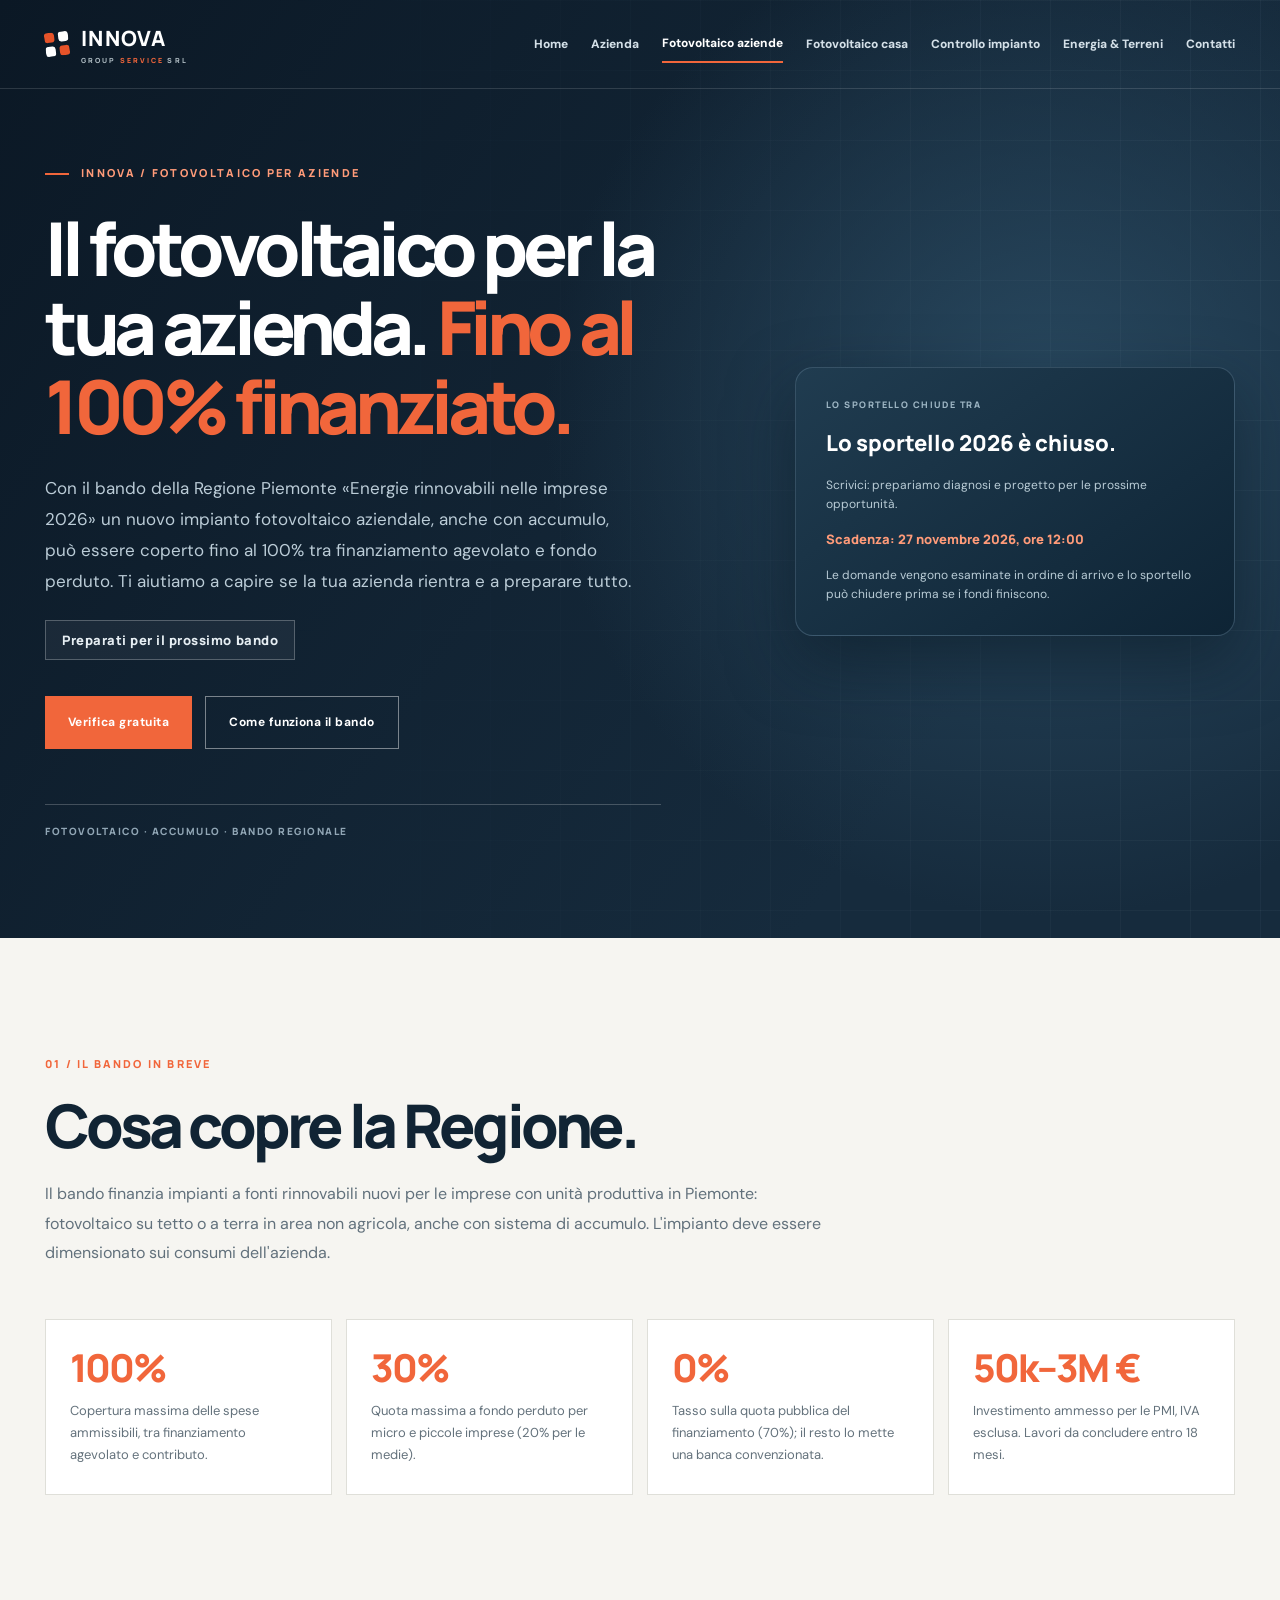
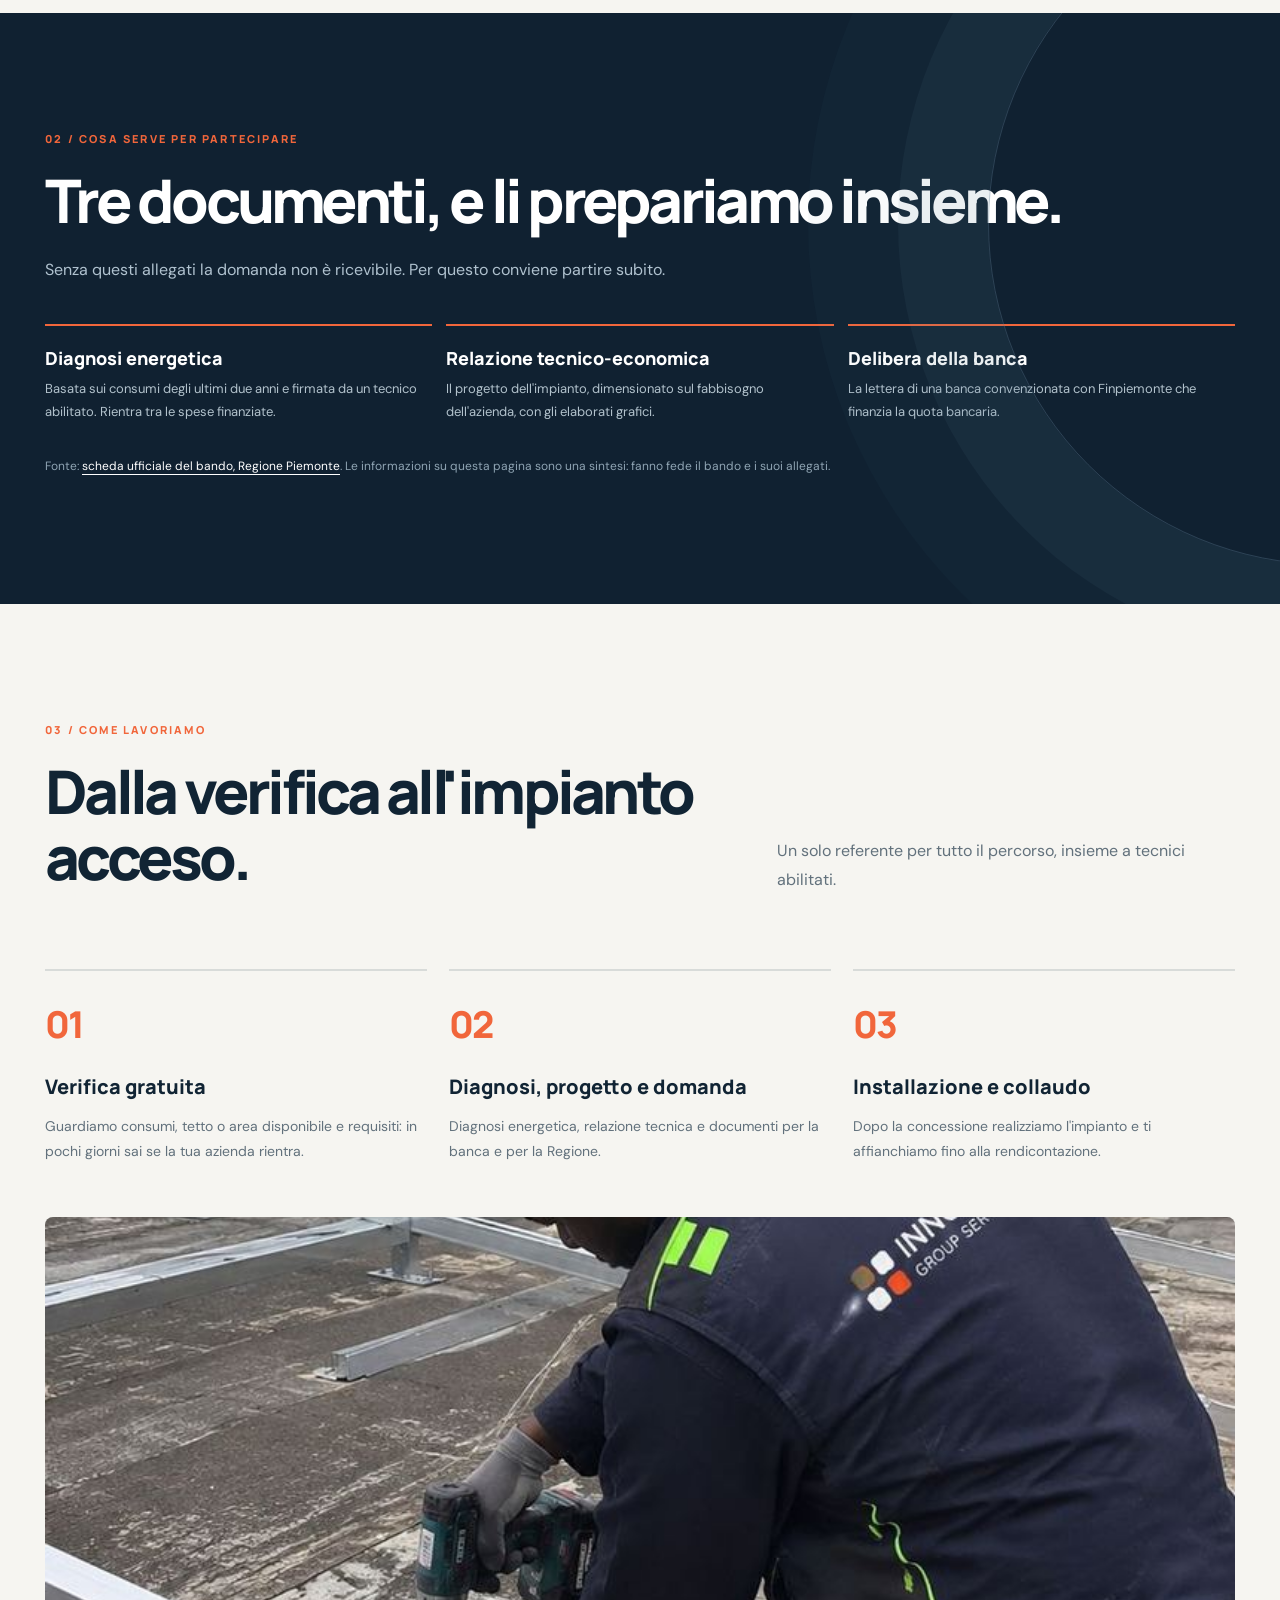
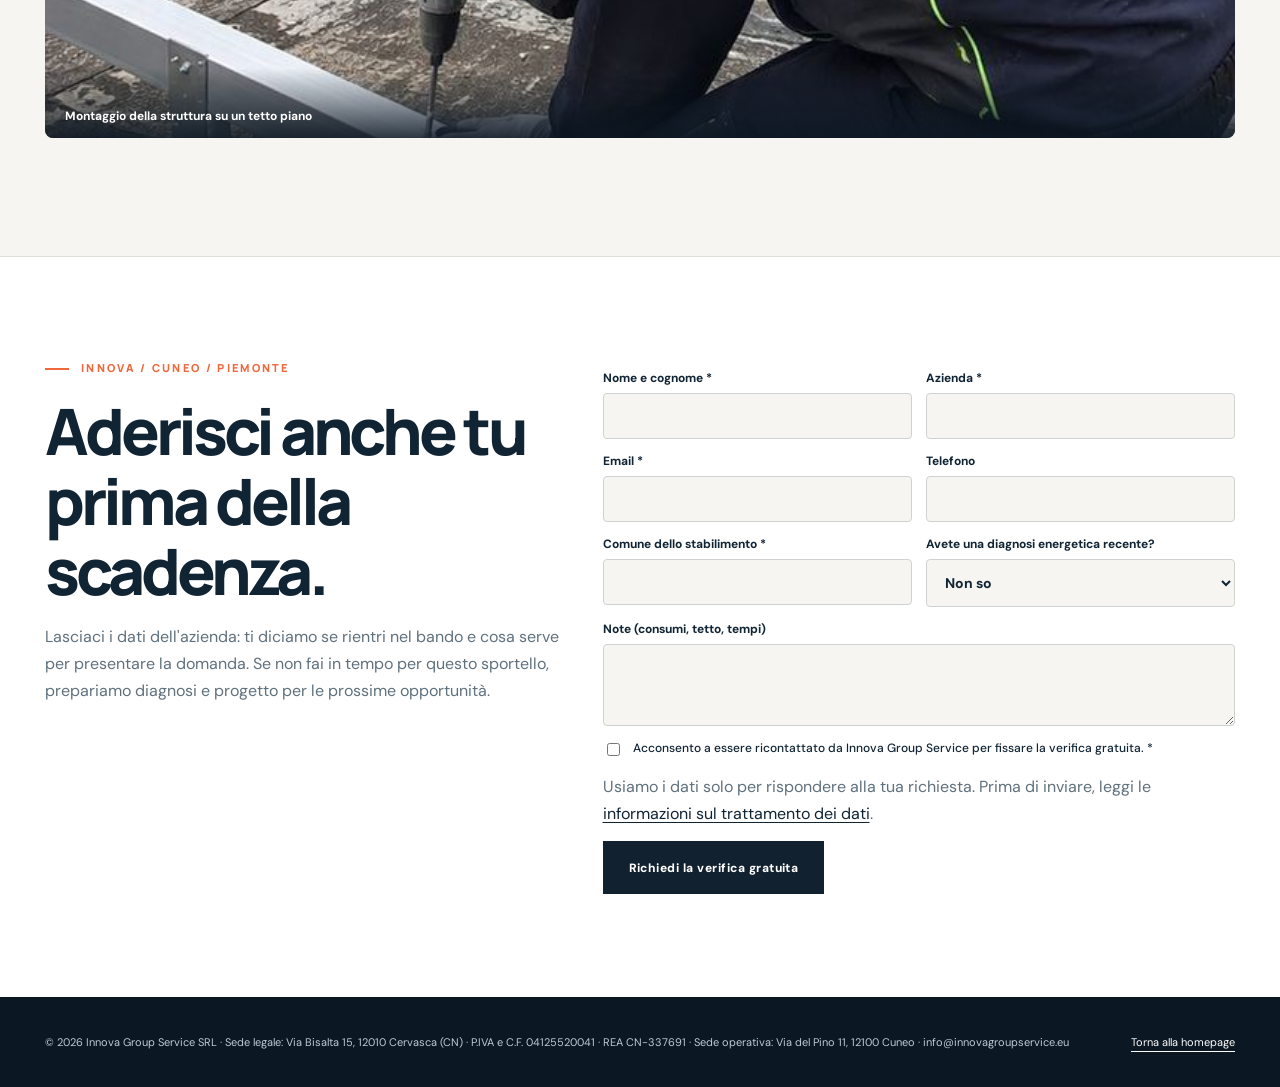
<file: fotovoltaico-aziende.html>
<!doctype html>
<html lang="it">
<head>
<meta charset="utf-8">
<meta name="viewport" content="width=device-width, initial-scale=1">
<meta name="theme-color" content="#111e2b">
<meta name="description" content="Fotovoltaico per aziende in Piemonte con il bando regionale Energie rinnovabili nelle imprese 2026: fino al 100% finanziato. Innova Group Service, Cuneo.">
<title>Fotovoltaico per aziende | Innova Group Service</title>
<link rel="preconnect" href="https://fonts.googleapis.com">
<link rel="preconnect" href="https://fonts.gstatic.com" crossorigin>
<link href="https://fonts.googleapis.com/css2?family=DM+Sans:wght@400;500;600;700&family=Manrope:wght@400;500;600;700;800&display=swap" rel="stylesheet">
<style>
:root{--night:#0b1723;--navy:#111e2b;--navy2:#1a3042;--orange:#f1663b;--cream:#f6f5f1;--ink:#112434;--muted:#63727e;--line:#dfdfd9;--white:#fff}
*{box-sizing:border-box}html{scroll-behavior:smooth}body{margin:0;background:var(--cream);font-family:'DM Sans',sans-serif;color:var(--ink);-webkit-font-smoothing:antialiased}a{text-decoration:none;color:inherit}button{font:inherit} .container{width:min(1190px,calc(100% - 56px));margin:0 auto}
[data-fr]{display:none}html[lang=fr] [data-it]{display:none}html[lang=fr] [data-fr]{display:initial}
 .menu-toggle{display:none;background:transparent;border:0;color:#fff;font-size:24px;cursor:pointer}
header{position:absolute;z-index:10;top:0;left:0;right:0;color:#fff;border-bottom:1px solid #ffffff22}.nav{display:flex;align-items:center;justify-content:space-between;gap:24px;min-height:88px}.brand{display:flex;align-items:center;gap:12px;flex:none;white-space:nowrap;font:800 21px 'Manrope',sans-serif;letter-spacing:.06em}.brand-mark{display:grid;grid-template-columns:1fr 1fr;gap:3px;width:33px;height:33px;transform:rotate(-7deg)}.brand-mark i{background:var(--orange);border-radius:2px}.brand-mark i:nth-child(2),.brand-mark i:nth-child(3){background:#fff}.brand small{display:block;font-size:7px;letter-spacing:.3em;margin-top:4px}.nav-list{display:flex;align-items:center;gap:23px;font-size:12px;font-weight:800;color:#d4e0e8}.nav-list a:hover{color:#fff}.nav-list .active{color:#fff;border-bottom:2px solid var(--orange);padding:10px 0}.langs{display:flex;align-items:center;gap:2px;border:1px solid #ffffff55;border-radius:30px;padding:3px}.langs button{background:none;border:0;color:#d8e3e9;padding:7px 9px;border-radius:20px;font-size:11px;font-weight:800;cursor:pointer}.langs button[aria-pressed=true]{background:#fff;color:var(--night)}
.hero{min-height:770px;position:relative;background:radial-gradient(circle at 82% 44%,#294960 0%,transparent 43%),linear-gradient(125deg,#0b1825 0%,#162b3d 75%);color:#fff;overflow:hidden}.hero:before{content:"";position:absolute;inset:0;background-image:linear-gradient(#c1dbe70c 1px,transparent 1px),linear-gradient(90deg,#c1dbe70c 1px,transparent 1px);background-size:70px 70px;mask-image:linear-gradient(90deg,transparent 20%,#000)}.hero-inner{position:relative;min-height:770px;display:grid;grid-template-columns:1.08fr .92fr;gap:50px;align-items:center;padding:165px 0 100px}.eyebrow{font:800 11px 'Manrope',sans-serif;color:#ff9b79;letter-spacing:.21em;text-transform:uppercase}.eyebrow:before{content:"";display:inline-block;width:24px;height:2px;background:var(--orange);vertical-align:middle;margin-right:12px}.hero h1{font:800 clamp(49px,5.8vw,81px)/1.065 'Manrope',sans-serif;letter-spacing:-.072em;margin:28px 0;max-width:780px}.hero h1 em{font-style:normal;color:var(--orange)}.hero-lead{font-size:17px;line-height:1.82;color:#bbccd7;max-width:590px}.hero-actions{display:flex;gap:13px;margin-top:36px;flex-wrap:wrap}.btn{display:inline-flex;align-items:center;justify-content:center;min-height:53px;padding:16px 23px;background:var(--orange);color:#fff;font-family:'DM Sans',sans-serif;font-size:12px;font-weight:700;letter-spacing:.04em;transition:transform .22s,background .22s}.btn:hover{transform:translateY(-3px);background:#e5572d}.btn-outline{background:transparent;border:1px solid #ffffff70}.btn-outline:hover{background:#ffffff18}.hero-base{border-top:1px solid #ffffff36;padding-top:19px;margin-top:55px;font:800 10px 'Manrope',sans-serif;letter-spacing:.15em;color:#91a6b5}
.abstract{position:relative;min-height:485px;display:flex;align-items:center;justify-content:center;isolation:isolate}.abstract:before{content:"";position:absolute;width:390px;height:390px;border-radius:50%;border:1px solid #95b3c54c;box-shadow:0 0 0 45px #7facc110,0 0 0 90px #7facc10a;animation:orbit 8s ease-in-out infinite}.visual-card{position:absolute;background:#13283a;border:1px solid #66859c66;box-shadow:0 25px 65px #08152080;border-radius:16px;padding:23px;transform:rotate(-6deg)}.visual-card.main{z-index:3;width:310px;left:14%;top:20%;background:linear-gradient(145deg,#203c50,#0e2435)}.visual-card.secondary{z-index:2;width:228px;right:1%;top:8%;transform:rotate(10deg);background:#274557}.visual-card.tertiary{z-index:4;width:240px;right:0;bottom:11%;transform:rotate(6deg);background:#10293d}.v-label{font:800 9px 'Manrope',sans-serif;letter-spacing:.16em;color:#9eb6c4}.v-line{height:8px;background:#63849c55;border-radius:6px;margin-top:11px}.v-line.short{width:55%}.v-line.mid{width:75%}.v-title{font:800 24px 'Manrope',sans-serif;letter-spacing:-.06em;margin:18px 0 14px}.v-title em{font-style:normal;color:#f99572}.v-dots{display:flex;gap:6px;margin-top:20px}.v-dots i{width:25px;height:7px;border-radius:5px;background:#f1663b}.v-dots i:nth-child(2){background:#7390a2}.v-dots i:nth-child(3){background:#38556a}.progress{height:11px;border-radius:8px;background:#425e7288;margin-top:19px;overflow:hidden}.progress:before{content:"";display:block;width:68%;height:100%;background:var(--orange);border-radius:8px}.signal{display:flex;align-items:center;gap:9px;margin-top:18px}.signal i{height:9px;width:9px;background:#f1663b;border-radius:50%;box-shadow:0 0 0 6px #f1663b26}.signal span{font:700 9px 'Manrope',sans-serif;letter-spacing:.1em;color:#b9ccd6}.visual-orbit-label{position:absolute;bottom:10px;left:22px;color:#8aabbd;font-size:9px;letter-spacing:.16em;font-weight:800}@keyframes orbit{50%{box-shadow:0 0 0 65px #7facc10d,0 0 0 115px #7facc106}}
.section{padding:118px 0}.kicker{font:800 11px 'Manrope',sans-serif;letter-spacing:.2em;color:var(--orange);text-transform:uppercase}.title{font:800 clamp(40px,4.7vw,64px)/1.1 'Manrope',sans-serif;letter-spacing:-.062em;margin:21px 0}.intro{max-width:780px;color:#62717c;font-size:16px;line-height:1.85}.offer-grid{display:grid;grid-template-columns:repeat(4,1fr);gap:14px;margin-top:51px}.offer{min-height:270px;background:white;border:1px solid var(--line);padding:31px 24px;display:flex;flex-direction:column;transition:transform .22s,border-color .22s}.offer:hover{transform:translateY(-5px);border-color:#f1663b80}.offer-index{font:800 12px 'Manrope',sans-serif;color:var(--orange)}.offer h3{font:800 21px/1.25 'Manrope',sans-serif;letter-spacing:-.04em;margin:42px 0 13px}.offer p{font-size:13px;color:#64727c;line-height:1.75;margin:0}
.manifesto{background:#102131;color:#fff;position:relative;overflow:hidden}.manifesto:before{content:"";position:absolute;width:680px;height:680px;border:1px solid #57778c66;border-radius:50%;right:-390px;top:-130px;box-shadow:0 0 0 90px #57778c17,0 0 0 180px #57778c0a}.manifesto-grid{position:relative;display:grid;grid-template-columns:1fr .9fr;gap:100px;align-items:center}.manifesto .intro{color:#b0c2cf}.principles{border-top:1px solid #ffffff2f}.principle{display:grid;grid-template-columns:35px 1fr;gap:16px;padding:22px 0;border-bottom:1px solid #ffffff29}.principle b{color:#f78865;font:800 12px 'Manrope',sans-serif}.principle h3{font:800 18px 'Manrope',sans-serif;margin:0 0 7px}.principle p{color:#b2c2cc;font-size:13px;line-height:1.75;margin:0}
.method-head{display:grid;grid-template-columns:1.2fr .8fr;gap:45px;align-items:end}.method-grid{display:grid;grid-template-columns:repeat(3,1fr);gap:22px;margin-top:58px}.method{border-top:2px solid #d8dbd9;padding-top:28px}.method .num{font:800 37px 'Manrope',sans-serif;letter-spacing:-.06em;color:var(--orange)}.method h3{font:800 20px 'Manrope',sans-serif;margin:24px 0 12px}.method p{font-size:14px;line-height:1.75;color:#62717c}
.cta{padding:103px 0;background:var(--orange);color:white}.cta-inner{display:grid;grid-template-columns:1.4fr .6fr;align-items:end;gap:40px}.cta .title{font-size:clamp(41px,5vw,69px);margin-bottom:14px}.cta p{font-size:16px;line-height:1.7;max-width:660px}.cta .btn{background:#112130;justify-self:end;white-space:nowrap}.cta .btn:hover{background:#1d3445}
footer{padding:38px 0;background:#0b1722;color:#becbd4;font-size:11px}.footer-row{display:flex;justify-content:space-between;gap:30px}.footer-row a{text-decoration:underline;text-underline-offset:5px;color:white}
@media(max-width:1100px){.nav-list{gap:13px;font-size:11px}.hero-inner{gap:15px}.offer-grid{grid-template-columns:repeat(2,1fr)}.manifesto-grid{gap:35px}.visual-card.main{left:4%}}
@media(max-width:790px){.container{width:calc(100% - 38px)}.nav{min-height:76px}.brand{font-size:18px}.brand-mark{width:29px;height:29px}.nav-list{display:none}.menu-toggle{display:block;margin-left:auto}.nav-list.open{display:flex;position:absolute;top:76px;left:0;right:0;z-index:20;flex-direction:column;align-items:stretch;gap:0;padding:14px 20px 20px;background:#13283a;box-shadow:0 16px 40px #0006}.nav-list.open a{padding:13px 8px;border-bottom:1px solid #ffffff20}.hero,.hero-inner{min-height:0}.hero-inner{display:block;padding:135px 0 75px}.hero h1{font-size:clamp(49px,9.5vw,77px)}.hero-lead{font-size:15px}.abstract{min-height:440px;margin-top:30px}.section{padding:78px 0}.manifesto-grid,.method-head{grid-template-columns:1fr}.method-grid{grid-template-columns:1fr;gap:17px;margin-top:40px}.cta-inner{grid-template-columns:1fr}.cta .btn{justify-self:start}}
@media(max-width:540px){.hero h1{font-size:47px}.hero-base{margin-top:37px}.abstract{transform:scale(.82);margin:-35px -18px -42px}.offer-grid{grid-template-columns:1fr}.offer{min-height:220px}.offer h3{margin-top:25px}.title{font-size:38px}.footer-row{display:block}.footer-row a{display:block;margin-top:13px}.cta .btn{white-space:normal}}
@media(prefers-reduced-motion:reduce){*,*:before,*:after{animation:none!important;scroll-behavior:auto!important}}
.brand-symbol{display:none!important}.brand-symbol,.brand-mark,.brand-icon{display:grid!important;width:22px;height:22px;grid-template-columns:repeat(2,1fr);gap:2px;transform:none;flex:none;overflow:hidden}.brand-symbol span,.brand-mark i,.brand-icon span{display:block!important;background:#fff!important;opacity:1!important;border-radius:1px!important}.brand-symbol span:nth-child(1),.brand-symbol span:nth-child(4),.brand-mark i:nth-child(1),.brand-mark i:nth-child(4),.brand-icon span:nth-child(1),.brand-icon span:nth-child(4){background:#e65329!important}.brand-symbol span:nth-child(2),.brand-symbol span:nth-child(3),.brand-mark i:nth-child(2),.brand-mark i:nth-child(3),.brand-icon span:nth-child(2),.brand-icon span:nth-child(3){background:#fff!important}.brand-symbol,.brand-mark,.brand-icon{width:24px;height:24px;gap:4px}.brand-symbol span,.brand-mark i,.brand-icon span{border-radius:3px!important}.brand-symbol,.brand-mark,.brand-icon{transform:rotate(-7deg)}.brand-text,.brand>span:last-child{color:#fff!important}.brand-text small,.brand>span:last-child small{color:#aebbc2!important}.brand>span:last-child>span{color:#aebbc2!important}
.timer-card{position:relative;z-index:2;width:min(440px,100%);margin-left:auto;background:linear-gradient(145deg,#203c50,#0e2435);border:1px solid #66859c66;box-shadow:0 25px 65px #08152080;border-radius:18px;padding:30px}
.timer-card .v-label{margin-bottom:18px}
.timer{display:grid;grid-template-columns:repeat(4,1fr);gap:10px}
.timer div{background:#0b1a27;border:1px solid #3d5a6f;border-radius:12px;padding:16px 6px;text-align:center}
.timer b{display:block;font:800 clamp(30px,3.2vw,42px)/1 'Manrope',sans-serif;letter-spacing:-.04em;color:#fff}
.timer span{display:block;margin-top:8px;font:800 9px 'Manrope',sans-serif;letter-spacing:.16em;color:#9eb6c4;text-transform:uppercase}
.timer-note{margin:18px 0 0;font-size:12px;line-height:1.6;color:#b9ccd6}
.timer-deadline{margin-top:16px;font:800 13px 'Manrope',sans-serif;color:#ff9b79}
.timer-closed{font:800 22px/1.3 'Manrope',sans-serif;color:#fff}
.slogan{display:inline-block;margin-top:6px;padding:10px 16px;background:#f1663b22;border:1px solid #f1663b88;color:#ffb59c;font:800 13px 'Manrope',sans-serif;letter-spacing:.04em}
.facts{display:grid;grid-template-columns:repeat(4,1fr);gap:14px;margin-top:51px}
.fact{background:#fff;border:1px solid var(--line);padding:28px 24px}
.fact b{display:block;font:800 clamp(30px,3vw,40px)/1.05 'Manrope',sans-serif;letter-spacing:-.05em;color:var(--orange)}
.fact p{font-size:13px;line-height:1.7;color:#64727c;margin:12px 0 0}
.need{display:grid;grid-template-columns:repeat(3,1fr);gap:14px;margin-top:40px}
.need div{border-top:2px solid #f1663b;padding-top:20px}
.need h3{font:800 18px 'Manrope',sans-serif;margin:0 0 8px;color:#fff}
.need p{font-size:13px;line-height:1.75;color:#b2c2cc;margin:0}
.source{margin-top:34px;font-size:12px;color:#8fa4b3}.source a{color:#fff;text-decoration:underline;text-underline-offset:4px}
.lead-form{display:grid;grid-template-columns:1fr 1fr;gap:14px;margin-top:10px}
.lead-form label{display:flex;flex-direction:column;gap:7px;font-size:12px;font-weight:700;color:#fff}
.lead-form input,.lead-form select,.lead-form textarea{font:inherit;font-size:14px;padding:13px 14px;border:1px solid #ffffff66;background:#ffffff14;color:#fff;border-radius:4px}
.lead-form select option{color:#112434}
.lead-form .full{grid-column:1/-1}
.lead-form label[hidden]{display:none}
.lead-form button{grid-column:1/-1;justify-self:start;min-height:53px;padding:16px 26px;border:0;background:#112130;color:#fff;font-size:12px;font-weight:800;letter-spacing:.04em;cursor:pointer}
.lead-form button:hover{background:#1d3445}
.form-note{grid-column:1/-1;font-size:12px;color:#ffe3d9;margin:0}
.cta .cta-inner.form-wrap{grid-template-columns:.9fr 1.1fr;align-items:start}
@media(max-width:1100px){.facts{grid-template-columns:repeat(2,1fr)}}
@media(max-width:790px){.timer-card{margin:40px 0 0}.need{grid-template-columns:1fr}.cta .cta-inner.form-wrap{grid-template-columns:1fr}}
@media(max-width:540px){.facts{grid-template-columns:1fr}.lead-form{grid-template-columns:1fr}.timer{gap:6px}.timer div{padding:12px 4px}}
/* 17/11/2026: moduli su fondo bianco, arancione solo come accento */
.cta{background:#fff;color:var(--ink);border-top:1px solid var(--line)}
.cta .eyebrow{color:var(--orange)}.cta .eyebrow:before{background:var(--orange)}
.cta p{color:#60717d}
.cta .cta-link{color:var(--ink);text-decoration-color:var(--orange)}
.lead-form label{color:var(--ink)}
.lead-form input,.lead-form select,.lead-form textarea{border:1px solid #cfd3d0;background:#f6f5f1;color:var(--ink)}
.lead-form input:focus,.lead-form select:focus,.lead-form textarea:focus{outline:2px solid #f1663b40;border-color:var(--orange)}
.form-note{color:#6b777f}.form-note a,.lead-form label.consent a,.lead-form label a{color:var(--ink);text-decoration:underline;text-underline-offset:3px}
.slogan{background:#ffffff0d;border-color:#ffffff40;color:#e6eef3}
/* Foto dei lavori Innova (assets/foto) */
.hero-photo{position:relative;z-index:2;width:min(420px,100%);margin:0 0 0 auto;aspect-ratio:4/5;border-radius:16px;overflow:hidden;border:1px solid #66859c66;box-shadow:0 25px 65px #08152080;background:#0e2435}
.hero-photo img{display:block;width:100%;height:100%;object-fit:cover}
.hero-photo figcaption{position:absolute;left:0;right:0;bottom:0;padding:46px 20px 16px;background:linear-gradient(transparent,#0b1723e8);font-size:12px;font-weight:700;line-height:1.5;color:#e6eef3}
.work-photo{margin:40px 0 0;border-radius:8px;overflow:hidden;background:#dfe3e2;position:relative}
.work-photo img{display:block;width:100%;height:100%;object-fit:cover}
.work-photo figcaption{position:absolute;left:0;right:0;bottom:0;padding:40px 20px 14px;background:linear-gradient(transparent,#0b1723d9);font-size:12px;font-weight:700;color:#fff}
.side-box{margin-top:30px;padding-top:22px;border-top:1px solid var(--line)}
.side-box .v-label{color:#8a969e;margin-bottom:14px}
.side-box ul{margin:0;padding-left:18px;font-size:14px;line-height:1.9;color:var(--ink)}
.cta .steps li{color:var(--ink);border-bottom-color:var(--line)}
@media(max-width:790px){.hero-photo{width:100%;margin:40px 0 0}.work-photo{margin-top:28px}}
</style>
</head>
<body>
<header><div class="container nav"><a class="brand" href="/" aria-label="Innova Group Service Home"><span class="brand-mark" aria-hidden="true"><i></i><i></i><i></i><i></i></span><span>INNOVA<small>GROUP <span class="brand-service" style="color:var(--orange)">SERVICE</span> SRL</small></span></a><nav class="nav-list" id="pageNav" aria-label="Navigazione principale"><a href="/">Home</a><a href="/azienda.html">Azienda</a><a class="active" aria-current="page" href="/fotovoltaico-aziende.html">Fotovoltaico aziende</a><a href="/fotovoltaico-casa.html">Fotovoltaico casa</a><a href="/controllo-impianto.html">Controllo impianto</a><a href="/energia-terreni.html">Energia &amp; Terreni</a><a href="#richiesta">Contatti</a></nav><button class="menu-toggle" type="button" aria-label="Apri menu" aria-expanded="false" aria-controls="pageNav">☰</button></div></header>
<main>
<section class="hero"><div class="container hero-inner"><div><div class="eyebrow">INNOVA / FOTOVOLTAICO PER AZIENDE</div><h1>Il fotovoltaico per la tua azienda. <em>Fino al 100% finanziato.</em></h1><p class="hero-lead">Con il bando della Regione Piemonte «Energie rinnovabili nelle imprese 2026» un nuovo impianto fotovoltaico aziendale, anche con accumulo, può essere coperto fino al 100% tra finanziamento agevolato e fondo perduto. Ti aiutiamo a capire se la tua azienda rientra e a preparare tutto.</p><div class="slogan">Aderisci anche tu prima della scadenza</div><div class="hero-actions"><a class="btn" href="#richiesta">Verifica gratuita</a><a class="btn btn-outline" href="#bando">Come funziona il bando</a></div><div class="hero-base">FOTOVOLTAICO · ACCUMULO · BANDO REGIONALE</div></div>
<div class="timer-card" aria-live="polite"><div class="v-label">LO SPORTELLO CHIUDE TRA</div><div id="timerBox"><div class="timer"><div><b id="tDays">--</b><span>giorni</span></div><div><b id="tHours">--</b><span>ore</span></div><div><b id="tMins">--</b><span>minuti</span></div><div><b id="tSecs">--</b><span>secondi</span></div></div></div><div class="timer-deadline">Scadenza: 27 novembre 2026, ore 12:00</div><p class="timer-note">Le domande vengono esaminate in ordine di arrivo e lo sportello può chiudere prima se i fondi finiscono.</p></div>
</div></section>

<section class="section" id="bando"><div class="container"><div class="kicker">01 / IL BANDO IN BREVE</div><h2 class="title">Cosa copre la Regione.</h2><p class="intro">Il bando finanzia impianti a fonti rinnovabili nuovi per le imprese con unità produttiva in Piemonte: fotovoltaico su tetto o a terra in area non agricola, anche con sistema di accumulo. L'impianto deve essere dimensionato sui consumi dell'azienda.</p>
<div class="facts"><div class="fact"><b>100%</b><p>Copertura massima delle spese ammissibili, tra finanziamento agevolato e contributo.</p></div><div class="fact"><b>30%</b><p>Quota massima a fondo perduto per micro e piccole imprese (20% per le medie).</p></div><div class="fact"><b>0%</b><p>Tasso sulla quota pubblica del finanziamento (70%); il resto lo mette una banca convenzionata.</p></div><div class="fact"><b>50k–3M €</b><p>Investimento ammesso per le PMI, IVA esclusa. Lavori da concludere entro 18 mesi.</p></div></div></div></section>

<section class="section manifesto"><div class="container"><div class="kicker">02 / COSA SERVE PER PARTECIPARE</div><h2 class="title">Tre documenti, e li prepariamo insieme.</h2><p class="intro">Senza questi allegati la domanda non è ricevibile. Per questo conviene partire subito.</p><div class="need"><div><h3>Diagnosi energetica</h3><p>Basata sui consumi degli ultimi due anni e firmata da un tecnico abilitato. Rientra tra le spese finanziate.</p></div><div><h3>Relazione tecnico-economica</h3><p>Il progetto dell'impianto, dimensionato sul fabbisogno dell'azienda, con gli elaborati grafici.</p></div><div><h3>Delibera della banca</h3><p>La lettera di una banca convenzionata con Finpiemonte che finanzia la quota bancaria.</p></div></div><p class="source">Fonte: <a href="https://bandi.regione.piemonte.it/contributi-finanziamenti/energie-rinnovabili-nelle-imprese-2026" target="_blank" rel="noopener">scheda ufficiale del bando, Regione Piemonte</a>. Le informazioni su questa pagina sono una sintesi: fanno fede il bando e i suoi allegati.</p></div></section>

<section class="section"><div class="container"><div class="method-head"><div><div class="kicker">03 / COME LAVORIAMO</div><h2 class="title">Dalla verifica all'impianto acceso.</h2></div><p class="intro">Un solo referente per tutto il percorso, insieme a tecnici abilitati.</p></div><div class="method-grid"><div class="method"><span class="num">01</span><h3>Verifica gratuita</h3><p>Guardiamo consumi, tetto o area disponibile e requisiti: in pochi giorni sai se la tua azienda rientra.</p></div><div class="method"><span class="num">02</span><h3>Diagnosi, progetto e domanda</h3><p>Diagnosi energetica, relazione tecnica e documenti per la banca e per la Regione.</p></div><div class="method"><span class="num">03</span><h3>Installazione e collaudo</h3><p>Dopo la concessione realizziamo l'impianto e ti affianchiamo fino alla rendicontazione.</p></div></div><figure class="work-photo" style="aspect-ratio:16/7"><img loading="lazy" src="/assets/foto/tetto-piano-struttura.jpg" alt="Tecnico Innova monta la struttura in alluminio per i pannelli su un tetto piano" style="object-position:50% 66%"><figcaption>Montaggio della struttura su un tetto piano</figcaption></figure></div></section>

<section class="cta" id="richiesta"><div class="container cta-inner form-wrap"><div><div class="eyebrow">INNOVA / CUNEO / PIEMONTE</div><h2 class="title">Aderisci anche tu prima della scadenza.</h2><p>Lasciaci i dati dell'azienda: ti diciamo se rientri nel bando e cosa serve per presentare la domanda. Se non fai in tempo per questo sportello, prepariamo diagnosi e progetto per le prossime opportunità.</p></div>
<form class="lead-form" name="richiesta-fotovoltaico-aziende" method="POST" action="/grazie.html" data-netlify="true" netlify-honeypot="bot-field"><input type="hidden" name="form-name" value="richiesta-fotovoltaico-aziende"><label hidden>Lascia vuoto<input name="bot-field" tabindex="-1" autocomplete="off"></label><label>Nome e cognome *<input name="nome" type="text" autocomplete="name" required></label><label>Azienda *<input name="azienda" type="text" autocomplete="organization" required></label><label>Email *<input name="email" type="email" autocomplete="email" required></label><label>Telefono<input name="telefono" type="tel" autocomplete="tel"></label><label>Comune dello stabilimento *<input name="comune" type="text" required></label><label>Avete una diagnosi energetica recente?<select name="diagnosi"><option>Non so</option><option>Sì</option><option>No</option></select></label><label class="full">Note (consumi, tetto, tempi)<textarea name="messaggio" rows="3" maxlength="3000"></textarea></label><label class="full" style="flex-direction:row;align-items:flex-start;gap:10px;font-weight:500"><input type="checkbox" name="consenso" value="si" required style="width:auto;margin-top:3px"><span>Acconsento a essere ricontattato da Innova Group Service per fissare la verifica gratuita. *</span></label><p class="form-note">Usiamo i dati solo per rispondere alla tua richiesta. Prima di inviare, leggi le <a href="/privacy-fotovoltaico.html" target="_blank" rel="noopener">informazioni sul trattamento dei dati</a>.</p><button type="submit">Richiedi la verifica gratuita</button></form></div></section>
</main>
<footer><div class="container footer-row"><span>© 2026 Innova Group Service SRL · Sede legale: Via Bisalta 15, 12010 Cervasca (CN) · P.IVA e C.F. 04125520041 · REA CN-337691 · Sede operativa: Via del Pino 11, 12100 Cuneo · info@innovagroupservice.eu</span><a href="/">Torna alla homepage</a></div></footer>
<script>
const menuButton=document.querySelector('.menu-toggle'),pageNav=document.getElementById('pageNav');menuButton.addEventListener('click',()=>{const open=pageNav.classList.toggle('open');menuButton.setAttribute('aria-expanded',String(open));menuButton.textContent=open?'×':'☰'});pageNav.querySelectorAll('a').forEach(a=>a.addEventListener('click',()=>{pageNav.classList.remove('open');menuButton.setAttribute('aria-expanded','false');menuButton.textContent='☰'}));
(function(){var end=Date.parse('2026-11-27T12:00:00+01:00');var box=document.getElementById('timerBox');function pad(n){return String(n).padStart(2,'0')}function tick(){var ms=end-Date.now();if(ms<=0){box.innerHTML='<div class="timer-closed">Lo sportello 2026 è chiuso.</div><p class="timer-note">Scrivici: prepariamo diagnosi e progetto per le prossime opportunità.</p>';document.querySelectorAll('.slogan').forEach(function(e){e.textContent='Preparati per il prossimo bando'});clearInterval(iv);return}var s=Math.floor(ms/1000);document.getElementById('tDays').textContent=Math.floor(s/86400);document.getElementById('tHours').textContent=pad(Math.floor(s%86400/3600));document.getElementById('tMins').textContent=pad(Math.floor(s%3600/60));document.getElementById('tSecs').textContent=pad(s%60)}var iv=setInterval(tick,1000);tick()})();
</script>
</body>
</html>
</file>
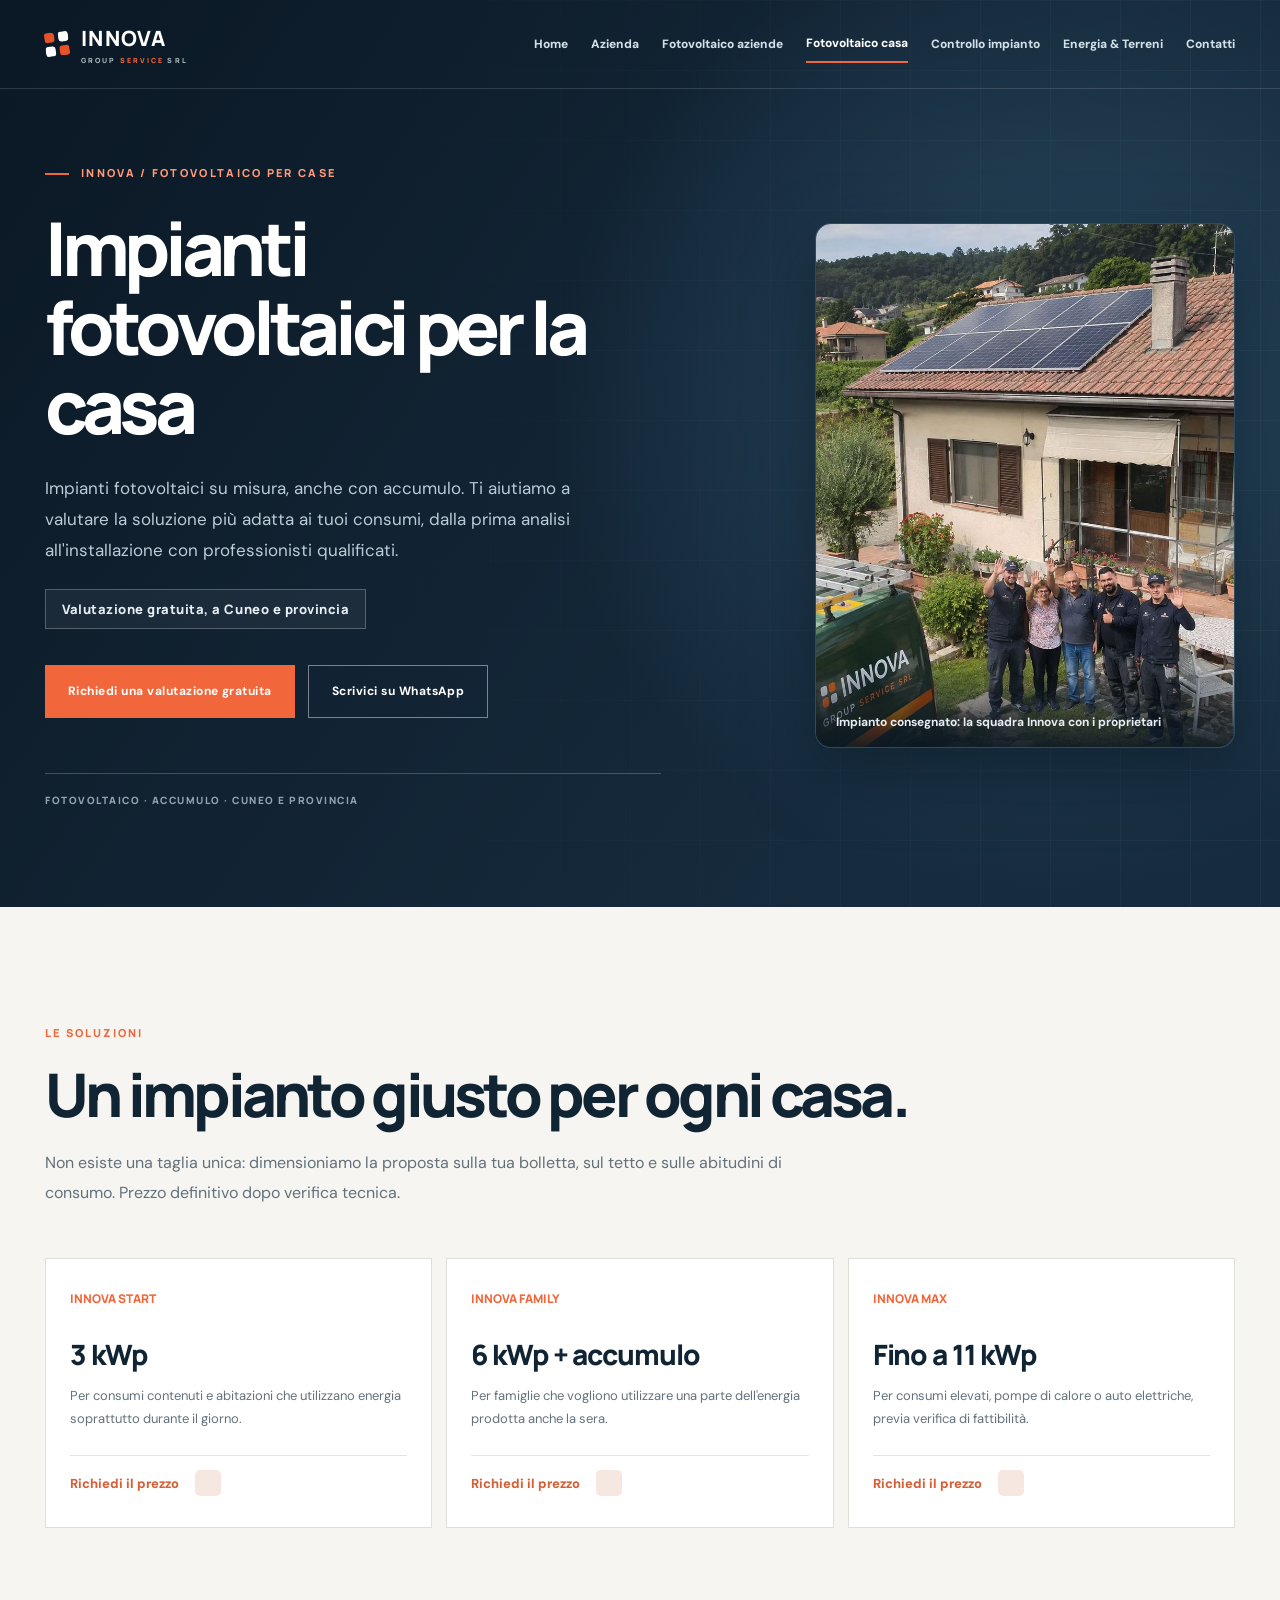
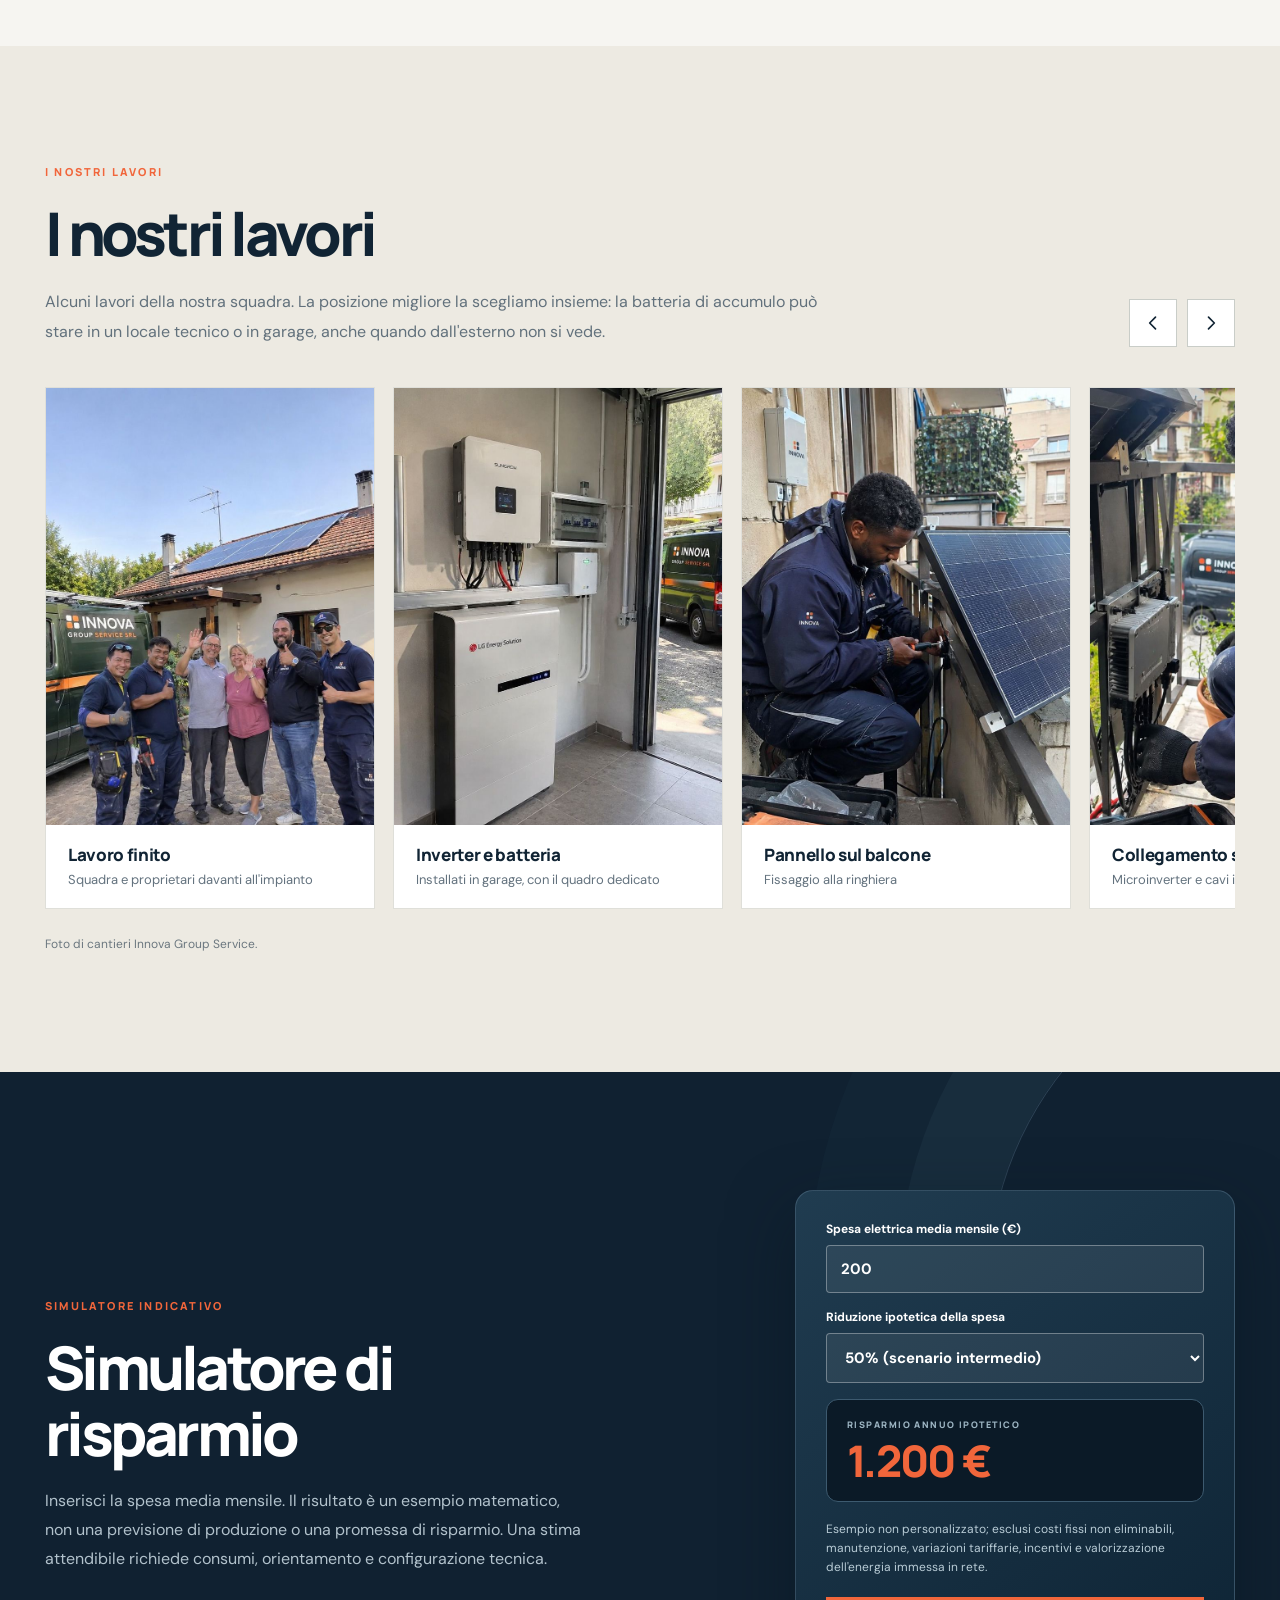
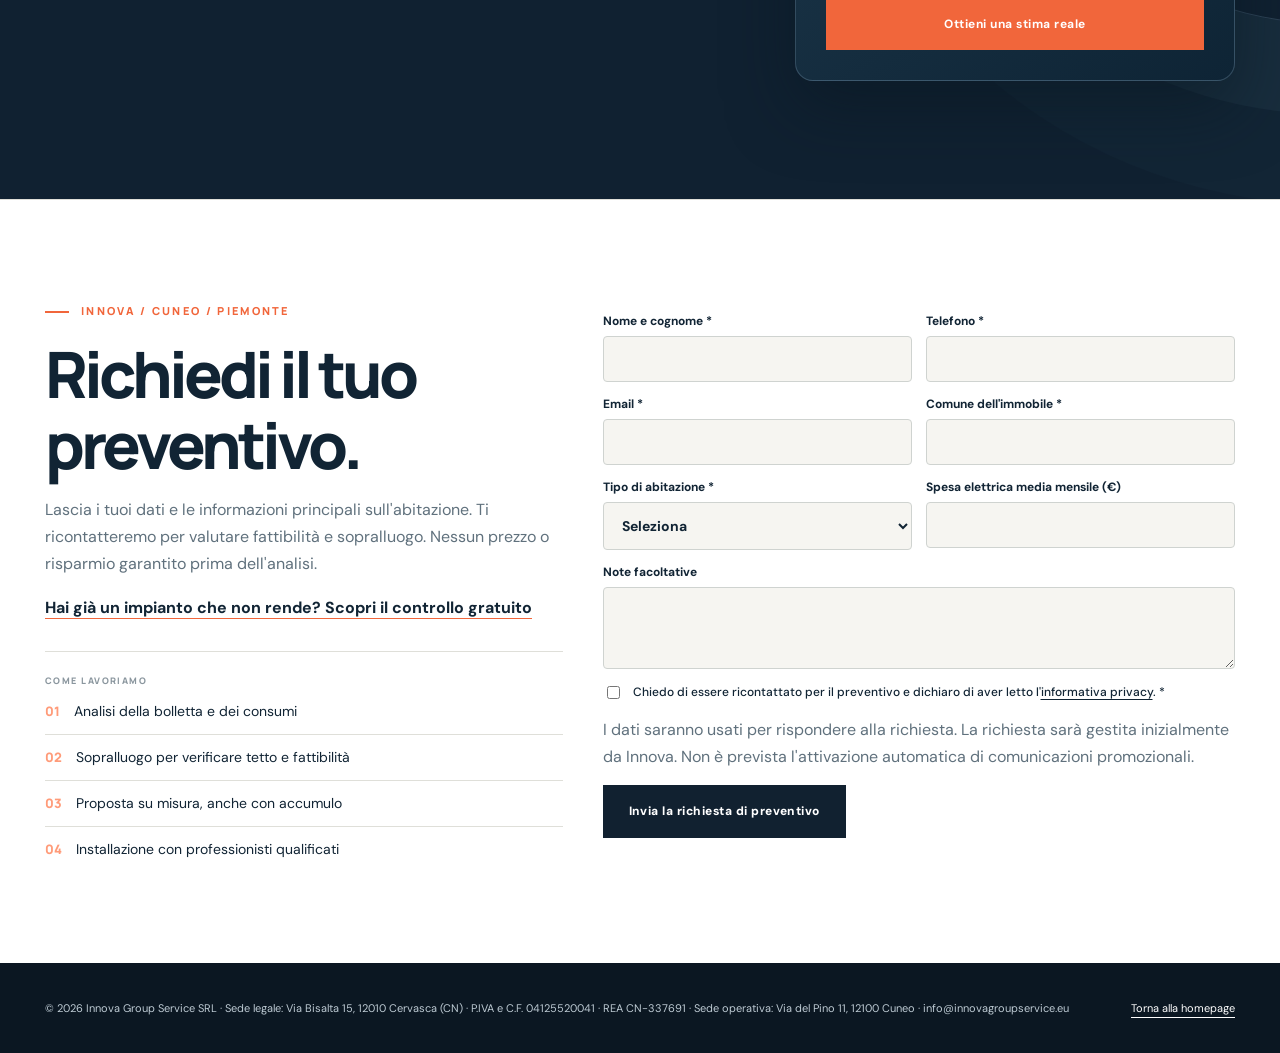
<file: fotovoltaico-casa.html>
<!doctype html>
<html lang="it">
<head>
<meta charset="utf-8">
<meta name="viewport" content="width=device-width, initial-scale=1">
<meta name="theme-color" content="#111e2b">
<meta name="description" content="Impianti fotovoltaici e accumulo per la casa a Cuneo e provincia: da 3 a 11 kWp, valutazione gratuita. Innova Group Service.">
<title>Fotovoltaico per la casa | Innova Group Service</title>
<link rel="preconnect" href="https://fonts.googleapis.com">
<link rel="preconnect" href="https://fonts.gstatic.com" crossorigin>
<link href="https://fonts.googleapis.com/css2?family=DM+Sans:wght@400;500;600;700&family=Manrope:wght@400;500;600;700;800&display=swap" rel="stylesheet">
<style>
:root{--night:#0b1723;--navy:#111e2b;--navy2:#1a3042;--orange:#f1663b;--cream:#f6f5f1;--ink:#112434;--muted:#63727e;--line:#dfdfd9;--white:#fff}
*{box-sizing:border-box}html{scroll-behavior:smooth}body{margin:0;background:var(--cream);font-family:'DM Sans',sans-serif;color:var(--ink);-webkit-font-smoothing:antialiased}a{text-decoration:none;color:inherit}button{font:inherit} .container{width:min(1190px,calc(100% - 56px));margin:0 auto}
[data-fr]{display:none}html[lang=fr] [data-it]{display:none}html[lang=fr] [data-fr]{display:initial}
 .menu-toggle{display:none;background:transparent;border:0;color:#fff;font-size:24px;cursor:pointer}
header{position:absolute;z-index:10;top:0;left:0;right:0;color:#fff;border-bottom:1px solid #ffffff22}.nav{display:flex;align-items:center;justify-content:space-between;gap:24px;min-height:88px}.brand{display:flex;align-items:center;gap:12px;flex:none;white-space:nowrap;font:800 21px 'Manrope',sans-serif;letter-spacing:.06em}.brand-mark{display:grid;grid-template-columns:1fr 1fr;gap:3px;width:33px;height:33px;transform:rotate(-7deg)}.brand-mark i{background:var(--orange);border-radius:2px}.brand-mark i:nth-child(2),.brand-mark i:nth-child(3){background:#fff}.brand small{display:block;font-size:7px;letter-spacing:.3em;margin-top:4px}.nav-list{display:flex;align-items:center;gap:23px;font-size:12px;font-weight:800;color:#d4e0e8}.nav-list a:hover{color:#fff}.nav-list .active{color:#fff;border-bottom:2px solid var(--orange);padding:10px 0}.langs{display:flex;align-items:center;gap:2px;border:1px solid #ffffff55;border-radius:30px;padding:3px}.langs button{background:none;border:0;color:#d8e3e9;padding:7px 9px;border-radius:20px;font-size:11px;font-weight:800;cursor:pointer}.langs button[aria-pressed=true]{background:#fff;color:var(--night)}
.hero{min-height:770px;position:relative;background:radial-gradient(circle at 82% 44%,#294960 0%,transparent 43%),linear-gradient(125deg,#0b1825 0%,#162b3d 75%);color:#fff;overflow:hidden}.hero:before{content:"";position:absolute;inset:0;background-image:linear-gradient(#c1dbe70c 1px,transparent 1px),linear-gradient(90deg,#c1dbe70c 1px,transparent 1px);background-size:70px 70px;mask-image:linear-gradient(90deg,transparent 20%,#000)}.hero-inner{position:relative;min-height:770px;display:grid;grid-template-columns:1.08fr .92fr;gap:50px;align-items:center;padding:165px 0 100px}.eyebrow{font:800 11px 'Manrope',sans-serif;color:#ff9b79;letter-spacing:.21em;text-transform:uppercase}.eyebrow:before{content:"";display:inline-block;width:24px;height:2px;background:var(--orange);vertical-align:middle;margin-right:12px}.hero h1{font:800 clamp(49px,5.8vw,81px)/1.065 'Manrope',sans-serif;letter-spacing:-.072em;margin:28px 0;max-width:780px}.hero h1 em{font-style:normal;color:var(--orange)}.hero-lead{font-size:17px;line-height:1.82;color:#bbccd7;max-width:590px}.hero-actions{display:flex;gap:13px;margin-top:36px;flex-wrap:wrap}.btn{display:inline-flex;align-items:center;justify-content:center;min-height:53px;padding:16px 23px;background:var(--orange);color:#fff;font-family:'DM Sans',sans-serif;font-size:12px;font-weight:700;letter-spacing:.04em;transition:transform .22s,background .22s}.btn:hover{transform:translateY(-3px);background:#e5572d}.btn-outline{background:transparent;border:1px solid #ffffff70}.btn-outline:hover{background:#ffffff18}.hero-base{border-top:1px solid #ffffff36;padding-top:19px;margin-top:55px;font:800 10px 'Manrope',sans-serif;letter-spacing:.15em;color:#91a6b5}
.abstract{position:relative;min-height:485px;display:flex;align-items:center;justify-content:center;isolation:isolate}.abstract:before{content:"";position:absolute;width:390px;height:390px;border-radius:50%;border:1px solid #95b3c54c;box-shadow:0 0 0 45px #7facc110,0 0 0 90px #7facc10a;animation:orbit 8s ease-in-out infinite}.visual-card{position:absolute;background:#13283a;border:1px solid #66859c66;box-shadow:0 25px 65px #08152080;border-radius:16px;padding:23px;transform:rotate(-6deg)}.visual-card.main{z-index:3;width:310px;left:14%;top:20%;background:linear-gradient(145deg,#203c50,#0e2435)}.visual-card.secondary{z-index:2;width:228px;right:1%;top:8%;transform:rotate(10deg);background:#274557}.visual-card.tertiary{z-index:4;width:240px;right:0;bottom:11%;transform:rotate(6deg);background:#10293d}.v-label{font:800 9px 'Manrope',sans-serif;letter-spacing:.16em;color:#9eb6c4}.v-line{height:8px;background:#63849c55;border-radius:6px;margin-top:11px}.v-line.short{width:55%}.v-line.mid{width:75%}.v-title{font:800 24px 'Manrope',sans-serif;letter-spacing:-.06em;margin:18px 0 14px}.v-title em{font-style:normal;color:#f99572}.v-dots{display:flex;gap:6px;margin-top:20px}.v-dots i{width:25px;height:7px;border-radius:5px;background:#f1663b}.v-dots i:nth-child(2){background:#7390a2}.v-dots i:nth-child(3){background:#38556a}.progress{height:11px;border-radius:8px;background:#425e7288;margin-top:19px;overflow:hidden}.progress:before{content:"";display:block;width:68%;height:100%;background:var(--orange);border-radius:8px}.signal{display:flex;align-items:center;gap:9px;margin-top:18px}.signal i{height:9px;width:9px;background:#f1663b;border-radius:50%;box-shadow:0 0 0 6px #f1663b26}.signal span{font:700 9px 'Manrope',sans-serif;letter-spacing:.1em;color:#b9ccd6}.visual-orbit-label{position:absolute;bottom:10px;left:22px;color:#8aabbd;font-size:9px;letter-spacing:.16em;font-weight:800}@keyframes orbit{50%{box-shadow:0 0 0 65px #7facc10d,0 0 0 115px #7facc106}}
.section{padding:118px 0}.kicker{font:800 11px 'Manrope',sans-serif;letter-spacing:.2em;color:var(--orange);text-transform:uppercase}.title{font:800 clamp(40px,4.7vw,64px)/1.1 'Manrope',sans-serif;letter-spacing:-.062em;margin:21px 0}.intro{max-width:780px;color:#62717c;font-size:16px;line-height:1.85}.offer-grid{display:grid;grid-template-columns:repeat(4,1fr);gap:14px;margin-top:51px}.offer{min-height:270px;background:white;border:1px solid var(--line);padding:31px 24px;display:flex;flex-direction:column;transition:transform .22s,border-color .22s}.offer:hover{transform:translateY(-5px);border-color:#f1663b80}.offer-index{font:800 12px 'Manrope',sans-serif;color:var(--orange)}.offer h3{font:800 21px/1.25 'Manrope',sans-serif;letter-spacing:-.04em;margin:42px 0 13px}.offer p{font-size:13px;color:#64727c;line-height:1.75;margin:0}
.manifesto{background:#102131;color:#fff;position:relative;overflow:hidden}.manifesto:before{content:"";position:absolute;width:680px;height:680px;border:1px solid #57778c66;border-radius:50%;right:-390px;top:-130px;box-shadow:0 0 0 90px #57778c17,0 0 0 180px #57778c0a}.manifesto-grid{position:relative;display:grid;grid-template-columns:1fr .9fr;gap:100px;align-items:center}.manifesto .intro{color:#b0c2cf}.principles{border-top:1px solid #ffffff2f}.principle{display:grid;grid-template-columns:35px 1fr;gap:16px;padding:22px 0;border-bottom:1px solid #ffffff29}.principle b{color:#f78865;font:800 12px 'Manrope',sans-serif}.principle h3{font:800 18px 'Manrope',sans-serif;margin:0 0 7px}.principle p{color:#b2c2cc;font-size:13px;line-height:1.75;margin:0}
.method-head{display:grid;grid-template-columns:1.2fr .8fr;gap:45px;align-items:end}.method-grid{display:grid;grid-template-columns:repeat(3,1fr);gap:22px;margin-top:58px}.method{border-top:2px solid #d8dbd9;padding-top:28px}.method .num{font:800 37px 'Manrope',sans-serif;letter-spacing:-.06em;color:var(--orange)}.method h3{font:800 20px 'Manrope',sans-serif;margin:24px 0 12px}.method p{font-size:14px;line-height:1.75;color:#62717c}
.cta{padding:103px 0;background:var(--orange);color:white}.cta-inner{display:grid;grid-template-columns:1.4fr .6fr;align-items:end;gap:40px}.cta .title{font-size:clamp(41px,5vw,69px);margin-bottom:14px}.cta p{font-size:16px;line-height:1.7;max-width:660px}.cta .btn{background:#112130;justify-self:end;white-space:nowrap}.cta .btn:hover{background:#1d3445}
footer{padding:38px 0;background:#0b1722;color:#becbd4;font-size:11px}.footer-row{display:flex;justify-content:space-between;gap:30px}.footer-row a{text-decoration:underline;text-underline-offset:5px;color:white}
@media(max-width:1100px){.nav-list{gap:13px;font-size:11px}.hero-inner{gap:15px}.offer-grid{grid-template-columns:repeat(2,1fr)}.manifesto-grid{gap:35px}.visual-card.main{left:4%}}
@media(max-width:790px){.container{width:calc(100% - 38px)}.nav{min-height:76px}.brand{font-size:18px}.brand-mark{width:29px;height:29px}.nav-list{display:none}.menu-toggle{display:block;margin-left:auto}.nav-list.open{display:flex;position:absolute;top:76px;left:0;right:0;z-index:20;flex-direction:column;align-items:stretch;gap:0;padding:14px 20px 20px;background:#13283a;box-shadow:0 16px 40px #0006}.nav-list.open a{padding:13px 8px;border-bottom:1px solid #ffffff20}.hero,.hero-inner{min-height:0}.hero-inner{display:block;padding:135px 0 75px}.hero h1{font-size:clamp(49px,9.5vw,77px)}.hero-lead{font-size:15px}.abstract{min-height:440px;margin-top:30px}.section{padding:78px 0}.manifesto-grid,.method-head{grid-template-columns:1fr}.method-grid{grid-template-columns:1fr;gap:17px;margin-top:40px}.cta-inner{grid-template-columns:1fr}.cta .btn{justify-self:start}}
@media(max-width:540px){.hero h1{font-size:47px}.hero-base{margin-top:37px}.abstract{transform:scale(.82);margin:-35px -18px -42px}.offer-grid{grid-template-columns:1fr}.offer{min-height:220px}.offer h3{margin-top:25px}.title{font-size:38px}.footer-row{display:block}.footer-row a{display:block;margin-top:13px}.cta .btn{white-space:normal}}
@media(prefers-reduced-motion:reduce){*,*:before,*:after{animation:none!important;scroll-behavior:auto!important}}
.brand-symbol{display:none!important}.brand-symbol,.brand-mark,.brand-icon{display:grid!important;width:22px;height:22px;grid-template-columns:repeat(2,1fr);gap:2px;transform:none;flex:none;overflow:hidden}.brand-symbol span,.brand-mark i,.brand-icon span{display:block!important;background:#fff!important;opacity:1!important;border-radius:1px!important}.brand-symbol span:nth-child(1),.brand-symbol span:nth-child(4),.brand-mark i:nth-child(1),.brand-mark i:nth-child(4),.brand-icon span:nth-child(1),.brand-icon span:nth-child(4){background:#e65329!important}.brand-symbol span:nth-child(2),.brand-symbol span:nth-child(3),.brand-mark i:nth-child(2),.brand-mark i:nth-child(3),.brand-icon span:nth-child(2),.brand-icon span:nth-child(3){background:#fff!important}.brand-symbol,.brand-mark,.brand-icon{width:24px;height:24px;gap:4px}.brand-symbol span,.brand-mark i,.brand-icon span{border-radius:3px!important}.brand-symbol,.brand-mark,.brand-icon{transform:rotate(-7deg)}.brand-text,.brand>span:last-child{color:#fff!important}.brand-text small,.brand>span:last-child small{color:#aebbc2!important}.brand>span:last-child>span{color:#aebbc2!important}
.timer-card{position:relative;z-index:2;width:min(440px,100%);margin-left:auto;background:linear-gradient(145deg,#203c50,#0e2435);border:1px solid #66859c66;box-shadow:0 25px 65px #08152080;border-radius:18px;padding:30px}
.timer-card .v-label{margin-bottom:18px}
.timer{display:grid;grid-template-columns:repeat(4,1fr);gap:10px}
.timer div{background:#0b1a27;border:1px solid #3d5a6f;border-radius:12px;padding:16px 6px;text-align:center}
.timer b{display:block;font:800 clamp(30px,3.2vw,42px)/1 'Manrope',sans-serif;letter-spacing:-.04em;color:#fff}
.timer span{display:block;margin-top:8px;font:800 9px 'Manrope',sans-serif;letter-spacing:.16em;color:#9eb6c4;text-transform:uppercase}
.timer-note{margin:18px 0 0;font-size:12px;line-height:1.6;color:#b9ccd6}
.timer-deadline{margin-top:16px;font:800 13px 'Manrope',sans-serif;color:#ff9b79}
.timer-closed{font:800 22px/1.3 'Manrope',sans-serif;color:#fff}
.slogan{display:inline-block;margin-top:6px;padding:10px 16px;background:#f1663b22;border:1px solid #f1663b88;color:#ffb59c;font:800 13px 'Manrope',sans-serif;letter-spacing:.04em}
.facts{display:grid;grid-template-columns:repeat(4,1fr);gap:14px;margin-top:51px}
.fact{background:#fff;border:1px solid var(--line);padding:28px 24px}
.fact b{display:block;font:800 clamp(30px,3vw,40px)/1.05 'Manrope',sans-serif;letter-spacing:-.05em;color:var(--orange)}
.fact p{font-size:13px;line-height:1.7;color:#64727c;margin:12px 0 0}
.need{display:grid;grid-template-columns:repeat(3,1fr);gap:14px;margin-top:40px}
.need div{border-top:2px solid #f1663b;padding-top:20px}
.need h3{font:800 18px 'Manrope',sans-serif;margin:0 0 8px;color:#fff}
.need p{font-size:13px;line-height:1.75;color:#b2c2cc;margin:0}
.source{margin-top:34px;font-size:12px;color:#8fa4b3}.source a{color:#fff;text-decoration:underline;text-underline-offset:4px}
.lead-form{display:grid;grid-template-columns:1fr 1fr;gap:14px;margin-top:10px}
.lead-form label{display:flex;flex-direction:column;gap:7px;font-size:12px;font-weight:700;color:#fff}
.lead-form input,.lead-form select,.lead-form textarea{font:inherit;font-size:14px;padding:13px 14px;border:1px solid #ffffff66;background:#ffffff14;color:#fff;border-radius:4px}
.lead-form select option{color:#112434}
.lead-form .full{grid-column:1/-1}
.lead-form label[hidden]{display:none}
.lead-form button{grid-column:1/-1;justify-self:start;min-height:53px;padding:16px 26px;border:0;background:#112130;color:#fff;font-size:12px;font-weight:800;letter-spacing:.04em;cursor:pointer}
.lead-form button:hover{background:#1d3445}
.form-note{grid-column:1/-1;font-size:12px;color:#ffe3d9;margin:0}
.cta .cta-inner.form-wrap{grid-template-columns:.9fr 1.1fr;align-items:start}
@media(max-width:1100px){.facts{grid-template-columns:repeat(2,1fr)}}
@media(max-width:790px){.timer-card{margin:40px 0 0}.need{grid-template-columns:1fr}.cta .cta-inner.form-wrap{grid-template-columns:1fr}}
@media(max-width:540px){.facts{grid-template-columns:1fr}.lead-form{grid-template-columns:1fr}.timer{gap:6px}.timer div{padding:12px 4px}}
/* Pagina casa: componenti aggiuntivi, stessi colori e caratteri del modello */
.steps{list-style:none;margin:0;padding:0;display:grid;gap:12px}
.steps li{display:flex;gap:14px;align-items:baseline;padding-bottom:12px;border-bottom:1px solid #ffffff1c;font-size:14px;line-height:1.5;color:#dbe7ee}
.steps li:last-child{border-bottom:0;padding-bottom:0}
.steps b{font:800 13px 'Manrope',sans-serif;color:#ff9b79;flex:none}
.offer-grid.three{grid-template-columns:repeat(3,1fr)}
.offer h3{margin-top:30px;font-size:28px}
.offer p{margin-bottom:22px}
.offer-link{margin-top:auto;display:inline-flex;align-items:center;gap:16px;padding-top:14px;border-top:1px solid #e4e6e2;font-size:13px;font-weight:800;color:#d85e36}
.offer-link i{width:26px;height:26px;border-radius:5px;background:#f6e8e0;transition:transform .2s}
.offer:hover .offer-link i{transform:translateX(5px)}
.gallery{background:#edeae2}
.gallery-head{display:flex;align-items:flex-end;justify-content:space-between;gap:30px}
.gallery-head .intro{margin-bottom:0}
.gallery-controls{display:flex;gap:10px;flex:none}
.gallery-controls button{width:48px;height:48px;display:grid;place-items:center;border:1px solid #c9cdc8;background:#fff;color:var(--ink);cursor:pointer;transition:border-color .2s}
.gallery-controls button:hover{border-color:var(--orange)}
.gallery-controls svg{width:20px;height:20px;fill:none;stroke:currentColor;stroke-width:2;stroke-linecap:round;stroke-linejoin:round}
.gallery-track{display:flex;gap:18px;overflow-x:auto;scroll-snap-type:x mandatory;scroll-behavior:smooth;padding:40px 0 12px;scrollbar-width:thin}
.gallery-item{flex:0 0 min(72vw,330px);scroll-snap-align:start;margin:0;background:#fff;border:1px solid var(--line)}
.gallery-item img{display:block;width:100%;aspect-ratio:3/4;height:auto;object-fit:cover;background:#dfe3e2}
.gallery-item figcaption{padding:18px 22px 20px}
.gallery-item strong{display:block;font:800 17px 'Manrope',sans-serif;letter-spacing:-.02em}
.gallery-item span{display:block;margin-top:5px;font-size:13px;color:var(--muted)}
.gallery-note{margin:14px 0 0;font-size:12px;line-height:1.6;color:#6b777f}.gallery-note a{color:inherit;text-decoration:underline;text-underline-offset:3px}
.sim-wrap{position:relative;z-index:1;display:grid;grid-template-columns:1fr 1fr;gap:50px;align-items:center}
.sim-lead{font-size:16px;line-height:1.8;color:#b2c2cc;max-width:540px;margin:0}
.sim-card{margin-left:auto}
.sim-field{display:flex;flex-direction:column;gap:8px;margin-bottom:16px;font-size:12px;font-weight:700;color:#fff}
.sim-field input,.sim-field select{font:inherit;font-size:15px;padding:13px 14px;border:1px solid #ffffff55;background:#ffffff12;color:#fff;border-radius:4px}
.sim-field select option{color:#112434}
.sim-result{border:1px solid #3d5a6f;background:#0b1a27;border-radius:12px;padding:18px 20px}
.sim-result span{display:block;font:800 9px 'Manrope',sans-serif;letter-spacing:.16em;color:#9eb6c4;text-transform:uppercase}
.sim-result strong{display:block;margin-top:8px;font:800 clamp(34px,3.4vw,46px)/1 'Manrope',sans-serif;letter-spacing:-.04em;color:var(--orange)}
.sim-card .btn{margin-top:20px;width:100%}
.cta-link{color:#fff;text-decoration:underline;text-underline-offset:5px;font-weight:700}
.lead-form label.consent{flex-direction:row;align-items:flex-start;gap:10px;font-weight:500;line-height:1.5}
.lead-form label.consent input{width:auto;margin-top:3px}
.lead-form label.consent a{text-decoration:underline;text-underline-offset:3px}
@media(max-width:1100px){.offer-grid.three{grid-template-columns:repeat(3,1fr)}}
@media(max-width:900px){.offer-grid.three{grid-template-columns:1fr}.offer{min-height:0}.sim-wrap{grid-template-columns:1fr;gap:30px}.sim-card{margin:0}}
@media(max-width:790px){.gallery-head{display:block}.gallery-controls{margin-top:22px}}
/* 17/11/2026: moduli su fondo bianco, arancione solo come accento */
.cta{background:#fff;color:var(--ink);border-top:1px solid var(--line)}
.cta .eyebrow{color:var(--orange)}.cta .eyebrow:before{background:var(--orange)}
.cta p{color:#60717d}
.cta .cta-link{color:var(--ink);text-decoration-color:var(--orange)}
.lead-form label{color:var(--ink)}
.lead-form input,.lead-form select,.lead-form textarea{border:1px solid #cfd3d0;background:#f6f5f1;color:var(--ink)}
.lead-form input:focus,.lead-form select:focus,.lead-form textarea:focus{outline:2px solid #f1663b40;border-color:var(--orange)}
.form-note{color:#6b777f}.form-note a,.lead-form label.consent a,.lead-form label a{color:var(--ink);text-decoration:underline;text-underline-offset:3px}
.slogan{background:#ffffff0d;border-color:#ffffff40;color:#e6eef3}
/* Foto dei lavori Innova (assets/foto) */
.hero-photo{position:relative;z-index:2;width:min(420px,100%);margin:0 0 0 auto;aspect-ratio:4/5;border-radius:16px;overflow:hidden;border:1px solid #66859c66;box-shadow:0 25px 65px #08152080;background:#0e2435}
.hero-photo img{display:block;width:100%;height:100%;object-fit:cover}
.hero-photo figcaption{position:absolute;left:0;right:0;bottom:0;padding:46px 20px 16px;background:linear-gradient(transparent,#0b1723e8);font-size:12px;font-weight:700;line-height:1.5;color:#e6eef3}
.work-photo{margin:40px 0 0;border-radius:8px;overflow:hidden;background:#dfe3e2;position:relative}
.work-photo img{display:block;width:100%;height:100%;object-fit:cover}
.work-photo figcaption{position:absolute;left:0;right:0;bottom:0;padding:40px 20px 14px;background:linear-gradient(transparent,#0b1723d9);font-size:12px;font-weight:700;color:#fff}
.side-box{margin-top:30px;padding-top:22px;border-top:1px solid var(--line)}
.side-box .v-label{color:#8a969e;margin-bottom:14px}
.side-box ul{margin:0;padding-left:18px;font-size:14px;line-height:1.9;color:var(--ink)}
.cta .steps li{color:var(--ink);border-bottom-color:var(--line)}
@media(max-width:790px){.hero-photo{width:100%;margin:40px 0 0}.work-photo{margin-top:28px}}
</style>
</head>
<body>
<header><div class="container nav"><a class="brand" href="/" aria-label="Innova Group Service Home"><span class="brand-mark" aria-hidden="true"><i></i><i></i><i></i><i></i></span><span>INNOVA<small>GROUP <span class="brand-service" style="color:var(--orange)">SERVICE</span> SRL</small></span></a><nav class="nav-list" id="pageNav" aria-label="Navigazione principale"><a href="/">Home</a><a href="/azienda.html">Azienda</a><a href="/fotovoltaico-aziende.html">Fotovoltaico aziende</a><a class="active" aria-current="page" href="/fotovoltaico-casa.html">Fotovoltaico casa</a><a href="/controllo-impianto.html">Controllo impianto</a><a href="/energia-terreni.html">Energia &amp; Terreni</a><a href="#preventivo">Contatti</a></nav><button class="menu-toggle" type="button" aria-label="Apri menu" aria-expanded="false" aria-controls="pageNav">☰</button></div></header>
<main>
<section class="hero"><div class="container hero-inner"><div><div class="eyebrow">INNOVA / FOTOVOLTAICO PER CASE</div><h1>Impianti fotovoltaici per la casa</h1><p class="hero-lead">Impianti fotovoltaici su misura, anche con accumulo. Ti aiutiamo a valutare la soluzione più adatta ai tuoi consumi, dalla prima analisi all'installazione con professionisti qualificati.</p><div class="slogan">Valutazione gratuita, a Cuneo e provincia</div><div class="hero-actions"><a class="btn" href="#preventivo">Richiedi una valutazione gratuita</a><a class="btn btn-outline" href="https://wa.me/393295865883">Scrivici su WhatsApp</a></div><div class="hero-base">FOTOVOLTAICO · ACCUMULO · CUNEO E PROVINCIA</div></div>
<figure class="hero-photo"><img src="/assets/foto/impianto-consegnato-squadra.jpg" alt="Impianto fotovoltaico Innova sul tetto di una casa, con la squadra e i proprietari davanti" style="object-position:50% 38%"><figcaption>Impianto consegnato: la squadra Innova con i proprietari</figcaption></figure>
</div></section>

<section class="section"><div class="container"><div class="kicker">LE SOLUZIONI</div><h2 class="title">Un impianto giusto per ogni casa.</h2><p class="intro">Non esiste una taglia unica: dimensioniamo la proposta sulla tua bolletta, sul tetto e sulle abitudini di consumo. Prezzo definitivo dopo verifica tecnica.</p>
<div class="offer-grid three"><a class="offer" href="#preventivo"><span class="offer-index">INNOVA START</span><h3>3 kWp</h3><p>Per consumi contenuti e abitazioni che utilizzano energia soprattutto durante il giorno.</p><span class="offer-link">Richiedi il prezzo<i aria-hidden="true"></i></span></a><a class="offer" href="#preventivo"><span class="offer-index">INNOVA FAMILY</span><h3>6 kWp + accumulo</h3><p>Per famiglie che vogliono utilizzare una parte dell'energia prodotta anche la sera.</p><span class="offer-link">Richiedi il prezzo<i aria-hidden="true"></i></span></a><a class="offer" href="#preventivo"><span class="offer-index">INNOVA MAX</span><h3>Fino a 11 kWp</h3><p>Per consumi elevati, pompe di calore o auto elettriche, previa verifica di fattibilità.</p><span class="offer-link">Richiedi il prezzo<i aria-hidden="true"></i></span></a></div></div></section>

<section class="section gallery" aria-labelledby="gallery-title"><div class="container"><div class="gallery-head"><div><div class="kicker">I NOSTRI LAVORI</div><h2 class="title" id="gallery-title">I nostri lavori</h2><p class="intro">Alcuni lavori della nostra squadra. La posizione migliore la scegliamo insieme: la batteria di accumulo può stare in un locale tecnico o in garage, anche quando dall'esterno non si vede.</p></div><div class="gallery-controls"><button type="button" id="galleryPrev" aria-label="Foto precedente"><svg viewBox="0 0 24 24" aria-hidden="true"><path d="M15 5l-7 7 7 7"/></svg></button><button type="button" id="galleryNext" aria-label="Foto successiva"><svg viewBox="0 0 24 24" aria-hidden="true"><path d="M9 5l7 7-7 7"/></svg></button></div></div>
<div class="gallery-track" id="galleryTrack" tabindex="0" aria-label="Galleria fotografica scorrevole"><figure class="gallery-item"><img loading="lazy" src="/assets/foto/squadra-clienti-impianto.jpg" alt="La squadra Innova con i proprietari davanti a un impianto appena installato" style="object-position:50% 50%"><figcaption><strong>Lavoro finito</strong><span>Squadra e proprietari davanti all'impianto</span></figcaption></figure><figure class="gallery-item"><img loading="lazy" src="/assets/foto/garage-inverter-batteria.jpg" alt="Inverter ibrido Sungrow e batteria LG Energy Solution installati in un garage" style="object-position:50% 45%"><figcaption><strong>Inverter e batteria</strong><span>Installati in garage, con il quadro dedicato</span></figcaption></figure><figure class="gallery-item"><img loading="lazy" src="/assets/foto/balcone-montaggio-pannello.jpg" alt="Tecnico Innova fissa un pannello fotovoltaico alla ringhiera di un balcone" style="object-position:50% 45%"><figcaption><strong>Pannello sul balcone</strong><span>Fissaggio alla ringhiera</span></figcaption></figure><figure class="gallery-item"><img loading="lazy" src="/assets/foto/balcone-microinverter.jpg" alt="Tecnico Innova collega il microinverter di un impianto da balcone" style="object-position:50% 40%"><figcaption><strong>Collegamento sul balcone</strong><span>Microinverter e cavi in ordine</span></figcaption></figure><figure class="gallery-item"><img loading="lazy" src="/assets/foto/stretta-di-mano-cliente.jpg" alt="Tecnico Innova stringe la mano a un cliente" style="object-position:50% 40%"><figcaption><strong>Incontro con il cliente</strong><span>Ogni lavoro parte da un sopralluogo</span></figcaption></figure></div>
<p class="gallery-note">Foto di cantieri Innova Group Service.</p></div></section>

<section class="section manifesto"><div class="container sim-wrap"><div><div class="kicker">SIMULATORE INDICATIVO</div><h2 class="title">Simulatore di risparmio</h2><p class="sim-lead">Inserisci la spesa media mensile. Il risultato è un esempio matematico, non una previsione di produzione o una promessa di risparmio. Una stima attendibile richiede consumi, orientamento e configurazione tecnica.</p></div>
<div class="timer-card sim-card"><label class="sim-field">Spesa elettrica media mensile (€)<input id="bill" type="number" min="0" max="10000" value="200" inputmode="numeric"></label><label class="sim-field">Riduzione ipotetica della spesa<select id="pct"><option value="30">30% (scenario prudente)</option><option value="50" selected>50% (scenario intermedio)</option><option value="65">65% (scenario elevato)</option></select></label><div class="sim-result"><span>Risparmio annuo ipotetico</span><strong id="annual">1.200 €</strong></div><p class="timer-note">Esempio non personalizzato; esclusi costi fissi non eliminabili, manutenzione, variazioni tariffarie, incentivi e valorizzazione dell'energia immessa in rete.</p><a class="btn" href="#preventivo">Ottieni una stima reale</a></div></div></section>

<section class="cta" id="preventivo"><div class="container cta-inner form-wrap"><div><div class="eyebrow">INNOVA / CUNEO / PIEMONTE</div><h2 class="title">Richiedi il tuo preventivo.</h2><p>Lascia i tuoi dati e le informazioni principali sull'abitazione. Ti ricontatteremo per valutare fattibilità e sopralluogo. Nessun prezzo o risparmio garantito prima dell'analisi.</p><p><a class="cta-link" href="/controllo-impianto.html">Hai già un impianto che non rende? Scopri il controllo gratuito</a></p><div class="side-box"><div class="v-label">COME LAVORIAMO</div><ol class="steps"><li><b>01</b><span>Analisi della bolletta e dei consumi</span></li><li><b>02</b><span>Sopralluogo per verificare tetto e fattibilità</span></li><li><b>03</b><span>Proposta su misura, anche con accumulo</span></li><li><b>04</b><span>Installazione con professionisti qualificati</span></li></ol></div></div>
<form class="lead-form" name="preventivo-fotovoltaico" method="POST" action="/grazie.html" data-netlify="true" netlify-honeypot="bot-field"><input type="hidden" name="form-name" value="preventivo-fotovoltaico"><label hidden>Non compilare<input name="bot-field" tabindex="-1" autocomplete="off"></label><label>Nome e cognome *<input name="nome" type="text" autocomplete="name" required></label><label>Telefono *<input name="telefono" type="tel" autocomplete="tel" required></label><label>Email *<input name="email" type="email" autocomplete="email" required></label><label>Comune dell'immobile *<input name="comune" type="text" required></label><label>Tipo di abitazione *<select name="abitazione" required><option value="">Seleziona</option><option>Casa indipendente</option><option>Villetta a schiera</option><option>Condominio</option><option>Altro</option></select></label><label>Spesa elettrica media mensile (€)<input name="bolletta" type="number" min="0" inputmode="numeric"></label><label class="full">Note facoltative<textarea name="messaggio" rows="3" maxlength="3000"></textarea></label><label class="full consent"><input type="checkbox" name="consenso" value="si" required><span>Chiedo di essere ricontattato per il preventivo e dichiaro di aver letto l'<a href="/privacy-fotovoltaico.html" target="_blank" rel="noopener">informativa privacy</a>. *</span></label><p class="form-note">I dati saranno usati per rispondere alla richiesta. La richiesta sarà gestita inizialmente da Innova. Non è prevista l'attivazione automatica di comunicazioni promozionali.</p><button type="submit">Invia la richiesta di preventivo</button></form></div></section>
</main>
<footer><div class="container footer-row"><span>© 2026 Innova Group Service SRL · Sede legale: Via Bisalta 15, 12010 Cervasca (CN) · P.IVA e C.F. 04125520041 · REA CN-337691 · Sede operativa: Via del Pino 11, 12100 Cuneo · info@innovagroupservice.eu</span><a href="/">Torna alla homepage</a></div></footer>
<script>
const menuButton=document.querySelector('.menu-toggle'),pageNav=document.getElementById('pageNav');menuButton.addEventListener('click',()=>{const open=pageNav.classList.toggle('open');menuButton.setAttribute('aria-expanded',String(open));menuButton.textContent=open?'×':'☰'});pageNav.querySelectorAll('a').forEach(a=>a.addEventListener('click',()=>{pageNav.classList.remove('open');menuButton.setAttribute('aria-expanded','false');menuButton.textContent='☰'}));
const bill=document.getElementById('bill'),pct=document.getElementById('pct'),annual=document.getElementById('annual');function calc(){const n=Math.max(0,Number(bill.value)||0);annual.textContent=(n*12*Number(pct.value)/100).toLocaleString('it-IT',{style:'currency',currency:'EUR',maximumFractionDigits:0})}bill.addEventListener('input',calc);pct.addEventListener('change',calc);calc();
const track=document.getElementById('galleryTrack');function slide(dir){const item=track.querySelector('.gallery-item');track.scrollBy({left:dir*(item.getBoundingClientRect().width+18),behavior:'smooth'})}document.getElementById('galleryPrev').addEventListener('click',()=>slide(-1));document.getElementById('galleryNext').addEventListener('click',()=>slide(1));
</script>
</body>
</html>
</file>
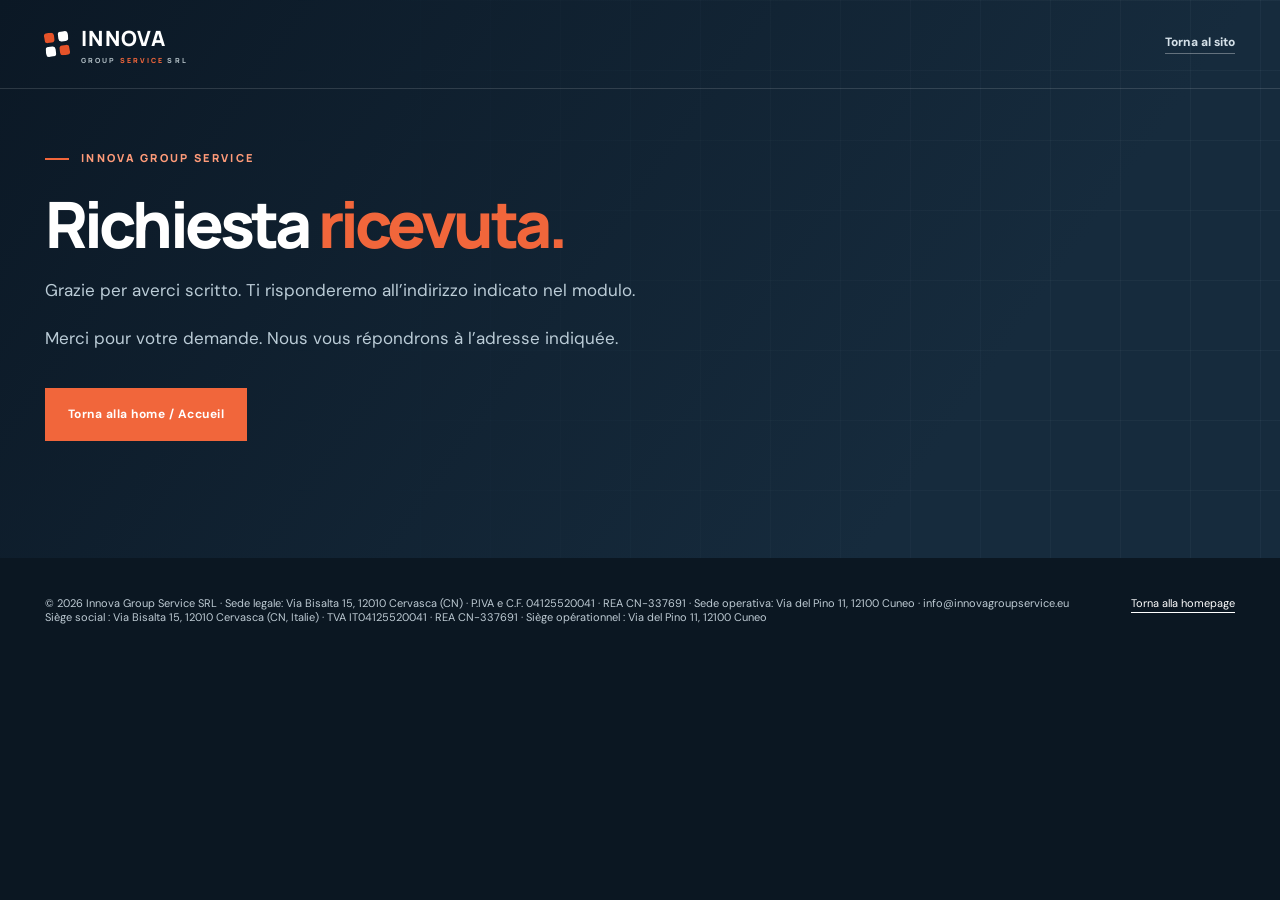
<file: grazie.html>
<!doctype html>
<html lang="it">
<head>
<meta charset="utf-8">
<meta name="viewport" content="width=device-width, initial-scale=1">
<meta name="theme-color" content="#111e2b">
<meta name="description" content="Richiesta ricevuta da Innova Group Service SRL.">
<meta name="robots" content="noindex">
<title>Richiesta ricevuta · Innova Group Service</title>
<link rel="preconnect" href="https://fonts.googleapis.com">
<link rel="preconnect" href="https://fonts.gstatic.com" crossorigin>
<link href="https://fonts.googleapis.com/css2?family=DM+Sans:wght@400;500;600;700&family=Manrope:wght@400;500;600;700;800&display=swap" rel="stylesheet">
<style>
:root{--night:#0b1723;--navy:#111e2b;--navy2:#1a3042;--orange:#f1663b;--cream:#f6f5f1;--ink:#112434;--muted:#63727e;--line:#dfdfd9;--white:#fff}
*{box-sizing:border-box}html{scroll-behavior:smooth}body{margin:0;background:var(--cream);font-family:'DM Sans',sans-serif;color:var(--ink);-webkit-font-smoothing:antialiased}a{text-decoration:none;color:inherit}button{font:inherit} .container{width:min(1190px,calc(100% - 56px));margin:0 auto}
[data-fr]{display:none}html[lang=fr] [data-it]{display:none}html[lang=fr] [data-fr]{display:initial}
 .menu-toggle{display:none;background:transparent;border:0;color:#fff;font-size:24px;cursor:pointer}
header{position:absolute;z-index:10;top:0;left:0;right:0;color:#fff;border-bottom:1px solid #ffffff22}.nav{display:flex;align-items:center;justify-content:space-between;gap:24px;min-height:88px}.brand{display:flex;align-items:center;gap:12px;flex:none;white-space:nowrap;font:800 21px 'Manrope',sans-serif;letter-spacing:.06em}.brand-mark{display:grid;grid-template-columns:1fr 1fr;gap:3px;width:33px;height:33px;transform:rotate(-7deg)}.brand-mark i{background:var(--orange);border-radius:2px}.brand-mark i:nth-child(2),.brand-mark i:nth-child(3){background:#fff}.brand small{display:block;font-size:7px;letter-spacing:.3em;margin-top:4px}.nav-list{display:flex;align-items:center;gap:23px;font-size:12px;font-weight:800;color:#d4e0e8}.nav-list a:hover{color:#fff}.nav-list .active{color:#fff;border-bottom:2px solid var(--orange);padding:10px 0}.langs{display:flex;align-items:center;gap:2px;border:1px solid #ffffff55;border-radius:30px;padding:3px}.langs button{background:none;border:0;color:#d8e3e9;padding:7px 9px;border-radius:20px;font-size:11px;font-weight:800;cursor:pointer}.langs button[aria-pressed=true]{background:#fff;color:var(--night)}
.hero{min-height:770px;position:relative;background:radial-gradient(circle at 82% 44%,#294960 0%,transparent 43%),linear-gradient(125deg,#0b1825 0%,#162b3d 75%);color:#fff;overflow:hidden}.hero:before{content:"";position:absolute;inset:0;background-image:linear-gradient(#c1dbe70c 1px,transparent 1px),linear-gradient(90deg,#c1dbe70c 1px,transparent 1px);background-size:70px 70px;mask-image:linear-gradient(90deg,transparent 20%,#000)}.hero-inner{position:relative;min-height:770px;display:grid;grid-template-columns:1.08fr .92fr;gap:50px;align-items:center;padding:165px 0 100px}.eyebrow{font:800 11px 'Manrope',sans-serif;color:#ff9b79;letter-spacing:.21em;text-transform:uppercase}.eyebrow:before{content:"";display:inline-block;width:24px;height:2px;background:var(--orange);vertical-align:middle;margin-right:12px}.hero h1{font:800 clamp(49px,5.8vw,81px)/1.065 'Manrope',sans-serif;letter-spacing:-.072em;margin:28px 0;max-width:780px}.hero h1 em{font-style:normal;color:var(--orange)}.hero-lead{font-size:17px;line-height:1.82;color:#bbccd7;max-width:590px}.hero-actions{display:flex;gap:13px;margin-top:36px;flex-wrap:wrap}.btn{display:inline-flex;align-items:center;justify-content:center;min-height:53px;padding:16px 23px;background:var(--orange);color:#fff;font-family:'DM Sans',sans-serif;font-size:12px;font-weight:700;letter-spacing:.04em;transition:transform .22s,background .22s}.btn:hover{transform:translateY(-3px);background:#e5572d}.btn-outline{background:transparent;border:1px solid #ffffff70}.btn-outline:hover{background:#ffffff18}.hero-base{border-top:1px solid #ffffff36;padding-top:19px;margin-top:55px;font:800 10px 'Manrope',sans-serif;letter-spacing:.15em;color:#91a6b5}
.abstract{position:relative;min-height:485px;display:flex;align-items:center;justify-content:center;isolation:isolate}.abstract:before{content:"";position:absolute;width:390px;height:390px;border-radius:50%;border:1px solid #95b3c54c;box-shadow:0 0 0 45px #7facc110,0 0 0 90px #7facc10a;animation:orbit 8s ease-in-out infinite}.visual-card{position:absolute;background:#13283a;border:1px solid #66859c66;box-shadow:0 25px 65px #08152080;border-radius:16px;padding:23px;transform:rotate(-6deg)}.visual-card.main{z-index:3;width:310px;left:14%;top:20%;background:linear-gradient(145deg,#203c50,#0e2435)}.visual-card.secondary{z-index:2;width:228px;right:1%;top:8%;transform:rotate(10deg);background:#274557}.visual-card.tertiary{z-index:4;width:240px;right:0;bottom:11%;transform:rotate(6deg);background:#10293d}.v-label{font:800 9px 'Manrope',sans-serif;letter-spacing:.16em;color:#9eb6c4}.v-line{height:8px;background:#63849c55;border-radius:6px;margin-top:11px}.v-line.short{width:55%}.v-line.mid{width:75%}.v-title{font:800 24px 'Manrope',sans-serif;letter-spacing:-.06em;margin:18px 0 14px}.v-title em{font-style:normal;color:#f99572}.v-dots{display:flex;gap:6px;margin-top:20px}.v-dots i{width:25px;height:7px;border-radius:5px;background:#f1663b}.v-dots i:nth-child(2){background:#7390a2}.v-dots i:nth-child(3){background:#38556a}.progress{height:11px;border-radius:8px;background:#425e7288;margin-top:19px;overflow:hidden}.progress:before{content:"";display:block;width:68%;height:100%;background:var(--orange);border-radius:8px}.signal{display:flex;align-items:center;gap:9px;margin-top:18px}.signal i{height:9px;width:9px;background:#f1663b;border-radius:50%;box-shadow:0 0 0 6px #f1663b26}.signal span{font:700 9px 'Manrope',sans-serif;letter-spacing:.1em;color:#b9ccd6}.visual-orbit-label{position:absolute;bottom:10px;left:22px;color:#8aabbd;font-size:9px;letter-spacing:.16em;font-weight:800}@keyframes orbit{50%{box-shadow:0 0 0 65px #7facc10d,0 0 0 115px #7facc106}}
.section{padding:118px 0}.kicker{font:800 11px 'Manrope',sans-serif;letter-spacing:.2em;color:var(--orange);text-transform:uppercase}.title{font:800 clamp(40px,4.7vw,64px)/1.1 'Manrope',sans-serif;letter-spacing:-.062em;margin:21px 0}.intro{max-width:780px;color:#62717c;font-size:16px;line-height:1.85}.offer-grid{display:grid;grid-template-columns:repeat(4,1fr);gap:14px;margin-top:51px}.offer{min-height:270px;background:white;border:1px solid var(--line);padding:31px 24px;display:flex;flex-direction:column;transition:transform .22s,border-color .22s}.offer:hover{transform:translateY(-5px);border-color:#f1663b80}.offer-index{font:800 12px 'Manrope',sans-serif;color:var(--orange)}.offer h3{font:800 21px/1.25 'Manrope',sans-serif;letter-spacing:-.04em;margin:42px 0 13px}.offer p{font-size:13px;color:#64727c;line-height:1.75;margin:0}
.manifesto{background:#102131;color:#fff;position:relative;overflow:hidden}.manifesto:before{content:"";position:absolute;width:680px;height:680px;border:1px solid #57778c66;border-radius:50%;right:-390px;top:-130px;box-shadow:0 0 0 90px #57778c17,0 0 0 180px #57778c0a}.manifesto-grid{position:relative;display:grid;grid-template-columns:1fr .9fr;gap:100px;align-items:center}.manifesto .intro{color:#b0c2cf}.principles{border-top:1px solid #ffffff2f}.principle{display:grid;grid-template-columns:35px 1fr;gap:16px;padding:22px 0;border-bottom:1px solid #ffffff29}.principle b{color:#f78865;font:800 12px 'Manrope',sans-serif}.principle h3{font:800 18px 'Manrope',sans-serif;margin:0 0 7px}.principle p{color:#b2c2cc;font-size:13px;line-height:1.75;margin:0}
.method-head{display:grid;grid-template-columns:1.2fr .8fr;gap:45px;align-items:end}.method-grid{display:grid;grid-template-columns:repeat(3,1fr);gap:22px;margin-top:58px}.method{border-top:2px solid #d8dbd9;padding-top:28px}.method .num{font:800 37px 'Manrope',sans-serif;letter-spacing:-.06em;color:var(--orange)}.method h3{font:800 20px 'Manrope',sans-serif;margin:24px 0 12px}.method p{font-size:14px;line-height:1.75;color:#62717c}
.cta{padding:103px 0;background:var(--orange);color:white}.cta-inner{display:grid;grid-template-columns:1.4fr .6fr;align-items:end;gap:40px}.cta .title{font-size:clamp(41px,5vw,69px);margin-bottom:14px}.cta p{font-size:16px;line-height:1.7;max-width:660px}.cta .btn{background:#112130;justify-self:end;white-space:nowrap}.cta .btn:hover{background:#1d3445}
footer{padding:38px 0;background:#0b1722;color:#becbd4;font-size:11px}.footer-row{display:flex;justify-content:space-between;gap:30px}.footer-row a{text-decoration:underline;text-underline-offset:5px;color:white}
@media(max-width:1100px){.nav-list{gap:13px;font-size:11px}.hero-inner{gap:15px}.offer-grid{grid-template-columns:repeat(2,1fr)}.manifesto-grid{gap:35px}.visual-card.main{left:4%}}
@media(max-width:790px){.container{width:calc(100% - 38px)}.nav{min-height:76px}.brand{font-size:18px}.brand-mark{width:29px;height:29px}.nav-list{display:none}.menu-toggle{display:block;margin-left:auto}.nav-list.open{display:flex;position:absolute;top:76px;left:0;right:0;z-index:20;flex-direction:column;align-items:stretch;gap:0;padding:14px 20px 20px;background:#13283a;box-shadow:0 16px 40px #0006}.nav-list.open a{padding:13px 8px;border-bottom:1px solid #ffffff20}.hero,.hero-inner{min-height:0}.hero-inner{display:block;padding:135px 0 75px}.hero h1{font-size:clamp(49px,9.5vw,77px)}.hero-lead{font-size:15px}.abstract{min-height:440px;margin-top:30px}.section{padding:78px 0}.manifesto-grid,.method-head{grid-template-columns:1fr}.method-grid{grid-template-columns:1fr;gap:17px;margin-top:40px}.cta-inner{grid-template-columns:1fr}.cta .btn{justify-self:start}}
@media(max-width:540px){.hero h1{font-size:47px}.hero-base{margin-top:37px}.abstract{transform:scale(.82);margin:-35px -18px -42px}.offer-grid{grid-template-columns:1fr}.offer{min-height:220px}.offer h3{margin-top:25px}.title{font-size:38px}.footer-row{display:block}.footer-row a{display:block;margin-top:13px}.cta .btn{white-space:normal}}
@media(prefers-reduced-motion:reduce){*,*:before,*:after{animation:none!important;scroll-behavior:auto!important}}
.brand-symbol{display:none!important}.brand-symbol,.brand-mark,.brand-icon{display:grid!important;width:22px;height:22px;grid-template-columns:repeat(2,1fr);gap:2px;transform:none;flex:none;overflow:hidden}.brand-symbol span,.brand-mark i,.brand-icon span{display:block!important;background:#fff!important;opacity:1!important;border-radius:1px!important}.brand-symbol span:nth-child(1),.brand-symbol span:nth-child(4),.brand-mark i:nth-child(1),.brand-mark i:nth-child(4),.brand-icon span:nth-child(1),.brand-icon span:nth-child(4){background:#e65329!important}.brand-symbol span:nth-child(2),.brand-symbol span:nth-child(3),.brand-mark i:nth-child(2),.brand-mark i:nth-child(3),.brand-icon span:nth-child(2),.brand-icon span:nth-child(3){background:#fff!important}.brand-symbol,.brand-mark,.brand-icon{width:24px;height:24px;gap:4px}.brand-symbol span,.brand-mark i,.brand-icon span{border-radius:3px!important}.brand-symbol,.brand-mark,.brand-icon{transform:rotate(-7deg)}.brand-text,.brand>span:last-child{color:#fff!important}.brand-text small,.brand>span:last-child small{color:#aebbc2!important}.brand>span:last-child>span{color:#aebbc2!important}
.timer-card{position:relative;z-index:2;width:min(440px,100%);margin-left:auto;background:linear-gradient(145deg,#203c50,#0e2435);border:1px solid #66859c66;box-shadow:0 25px 65px #08152080;border-radius:18px;padding:30px}
.timer-card .v-label{margin-bottom:18px}
.timer{display:grid;grid-template-columns:repeat(4,1fr);gap:10px}
.timer div{background:#0b1a27;border:1px solid #3d5a6f;border-radius:12px;padding:16px 6px;text-align:center}
.timer b{display:block;font:800 clamp(30px,3.2vw,42px)/1 'Manrope',sans-serif;letter-spacing:-.04em;color:#fff}
.timer span{display:block;margin-top:8px;font:800 9px 'Manrope',sans-serif;letter-spacing:.16em;color:#9eb6c4;text-transform:uppercase}
.timer-note{margin:18px 0 0;font-size:12px;line-height:1.6;color:#b9ccd6}
.timer-deadline{margin-top:16px;font:800 13px 'Manrope',sans-serif;color:#ff9b79}
.timer-closed{font:800 22px/1.3 'Manrope',sans-serif;color:#fff}
.slogan{display:inline-block;margin-top:6px;padding:10px 16px;background:#f1663b22;border:1px solid #f1663b88;color:#ffb59c;font:800 13px 'Manrope',sans-serif;letter-spacing:.04em}
.facts{display:grid;grid-template-columns:repeat(4,1fr);gap:14px;margin-top:51px}
.fact{background:#fff;border:1px solid var(--line);padding:28px 24px}
.fact b{display:block;font:800 clamp(30px,3vw,40px)/1.05 'Manrope',sans-serif;letter-spacing:-.05em;color:var(--orange)}
.fact p{font-size:13px;line-height:1.7;color:#64727c;margin:12px 0 0}
.need{display:grid;grid-template-columns:repeat(3,1fr);gap:14px;margin-top:40px}
.need div{border-top:2px solid #f1663b;padding-top:20px}
.need h3{font:800 18px 'Manrope',sans-serif;margin:0 0 8px;color:#fff}
.need p{font-size:13px;line-height:1.75;color:#b2c2cc;margin:0}
.source{margin-top:34px;font-size:12px;color:#8fa4b3}.source a{color:#fff;text-decoration:underline;text-underline-offset:4px}
.lead-form{display:grid;grid-template-columns:1fr 1fr;gap:14px;margin-top:10px}
.lead-form label{display:flex;flex-direction:column;gap:7px;font-size:12px;font-weight:700;color:#fff}
.lead-form input,.lead-form select,.lead-form textarea{font:inherit;font-size:14px;padding:13px 14px;border:1px solid #ffffff66;background:#ffffff14;color:#fff;border-radius:4px}
.lead-form select option{color:#112434}
.lead-form .full{grid-column:1/-1}
.lead-form label[hidden]{display:none}
.lead-form button{grid-column:1/-1;justify-self:start;min-height:53px;padding:16px 26px;border:0;background:#112130;color:#fff;font-size:12px;font-weight:800;letter-spacing:.04em;cursor:pointer}
.lead-form button:hover{background:#1d3445}
.form-note{grid-column:1/-1;font-size:12px;color:#ffe3d9;margin:0}
.cta .cta-inner.form-wrap{grid-template-columns:.9fr 1.1fr;align-items:start}
@media(max-width:1100px){.facts{grid-template-columns:repeat(2,1fr)}}
@media(max-width:790px){.timer-card{margin:40px 0 0}.need{grid-template-columns:1fr}.cta .cta-inner.form-wrap{grid-template-columns:1fr}}
@media(max-width:540px){.facts{grid-template-columns:1fr}.lead-form{grid-template-columns:1fr}.timer{gap:6px}.timer div{padding:12px 4px}}
.back-link{font-size:12px;font-weight:800;color:#d4e0e8;border-bottom:1px solid #ffffff55;padding-bottom:3px}.back-link:hover{color:#fff}
.page-top{background:linear-gradient(125deg,#0b1825 0%,#162b3d 75%);color:#fff;padding:150px 0 70px;position:relative;overflow:hidden}.page-top:before{content:"";position:absolute;inset:0;background-image:linear-gradient(#c1dbe70c 1px,transparent 1px),linear-gradient(90deg,#c1dbe70c 1px,transparent 1px);background-size:70px 70px;mask-image:linear-gradient(90deg,transparent 20%,#000)}.page-top .container{position:relative}.page-top h1{font:800 clamp(38px,5vw,64px)/1.08 'Manrope',sans-serif;letter-spacing:-.06em;margin:24px 0 0;max-width:820px}.page-top h1 em{font-style:normal;color:var(--orange)}
@media(max-width:790px){.page-top{padding:120px 0 50px}}
.thanks{min-height:62vh;padding-bottom:90px}body{background:#0b1722}.thanks p{font-size:17px;line-height:1.75;color:#bbccd7;max-width:640px;margin:18px 0 0}.thanks .btn{margin-top:34px}
</style>
</head>
<body>
<header><div class="container nav"><a class="brand" href="/" aria-label="Innova Group Service Home"><span class="brand-mark" aria-hidden="true"><i></i><i></i><i></i><i></i></span><span>INNOVA<small>GROUP <span class="brand-service" style="color:var(--orange)">SERVICE</span> SRL</small></span></a><a class="back-link" href="/">Torna al sito</a></div></header>
<main>
<section class="page-top thanks"><div class="container"><div class="eyebrow">INNOVA GROUP SERVICE</div><h1>Richiesta <em>ricevuta.</em></h1><p>Grazie per averci scritto. Ti risponderemo all’indirizzo indicato nel modulo.</p><p lang="fr">Merci pour votre demande. Nous vous répondrons à l’adresse indiquée.</p><a class="btn" href="/">Torna alla home / Accueil</a></div></section>
</main>
<footer><div class="container footer-row"><span>© 2026 Innova Group Service SRL · Sede legale: Via Bisalta 15, 12010 Cervasca (CN) · P.IVA e C.F. 04125520041 · REA CN-337691 · Sede operativa: Via del Pino 11, 12100 Cuneo · info@innovagroupservice.eu<br><span lang="fr">Siège social : Via Bisalta 15, 12010 Cervasca (CN, Italie) · TVA IT04125520041 · REA CN-337691 · Siège opérationnel : Via del Pino 11, 12100 Cuneo</span></span><a href="/">Torna alla homepage</a></div></footer>
</body>
</html>
</file>
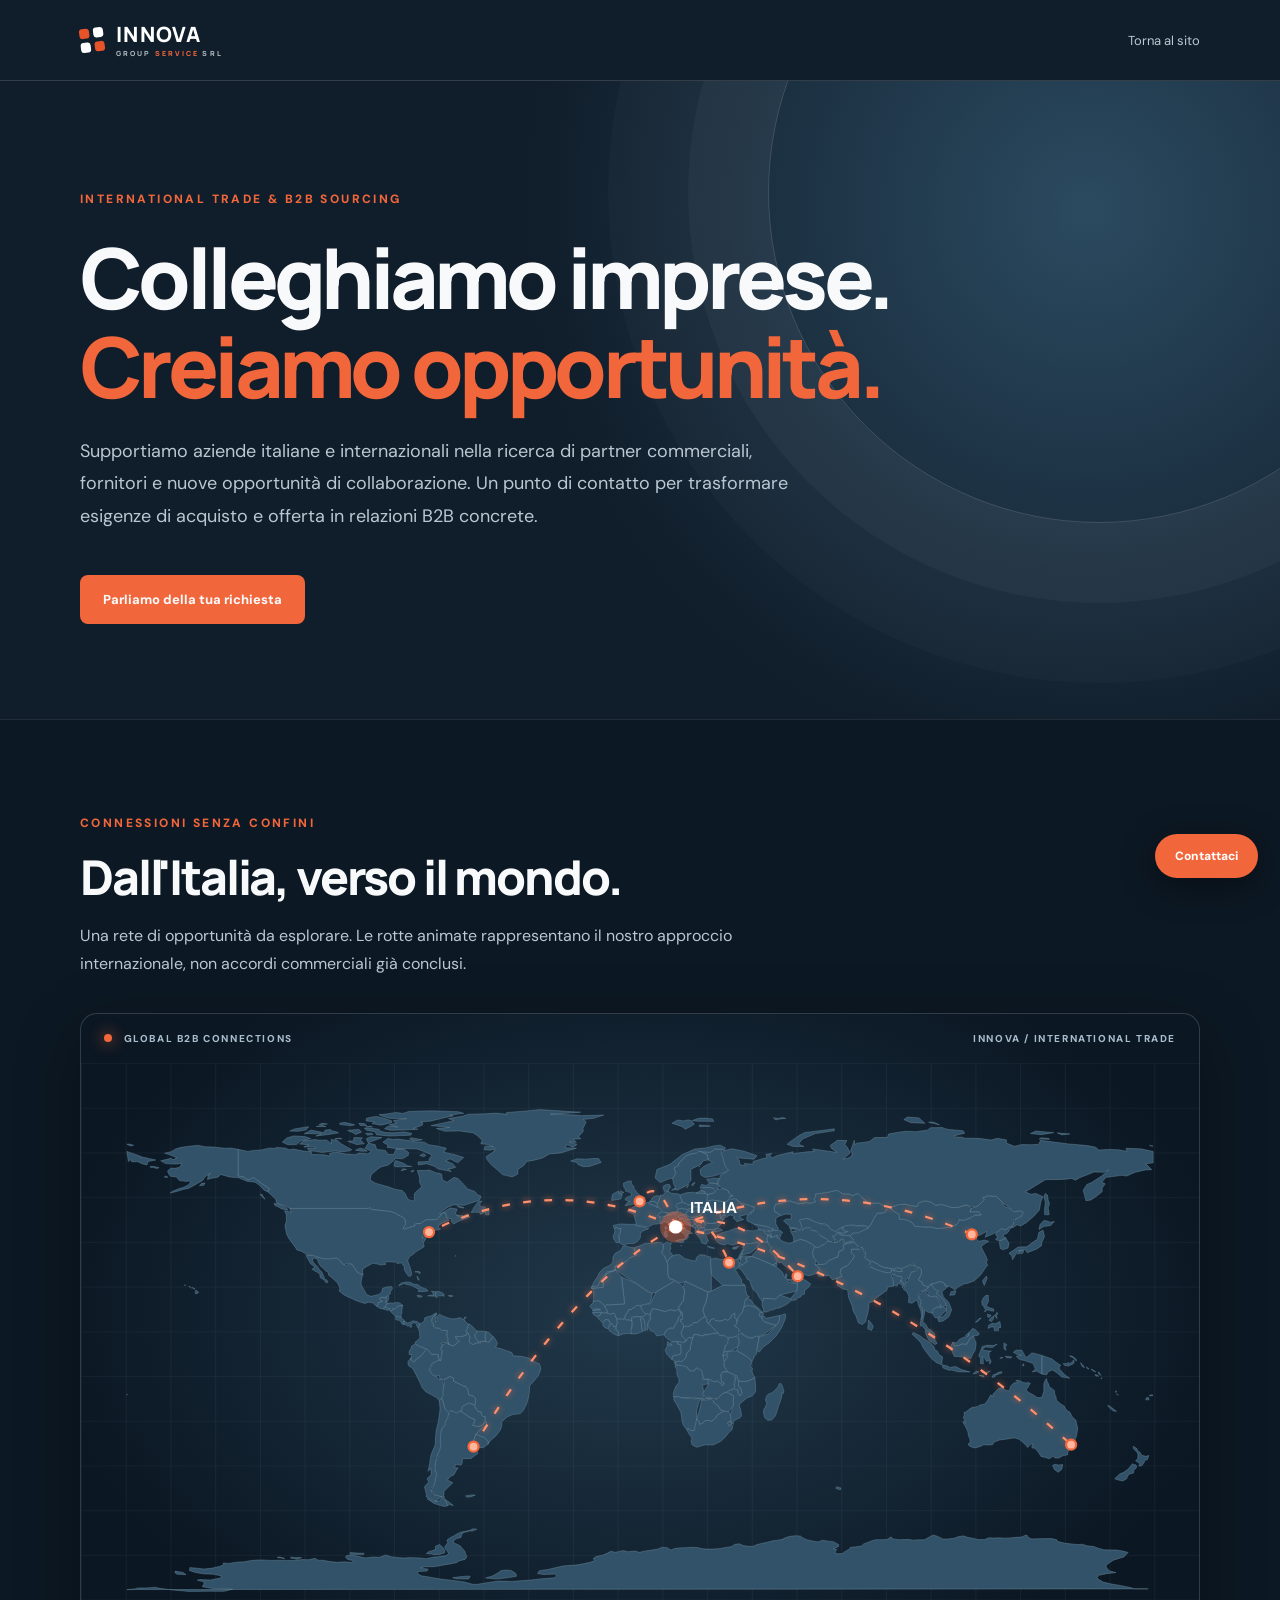
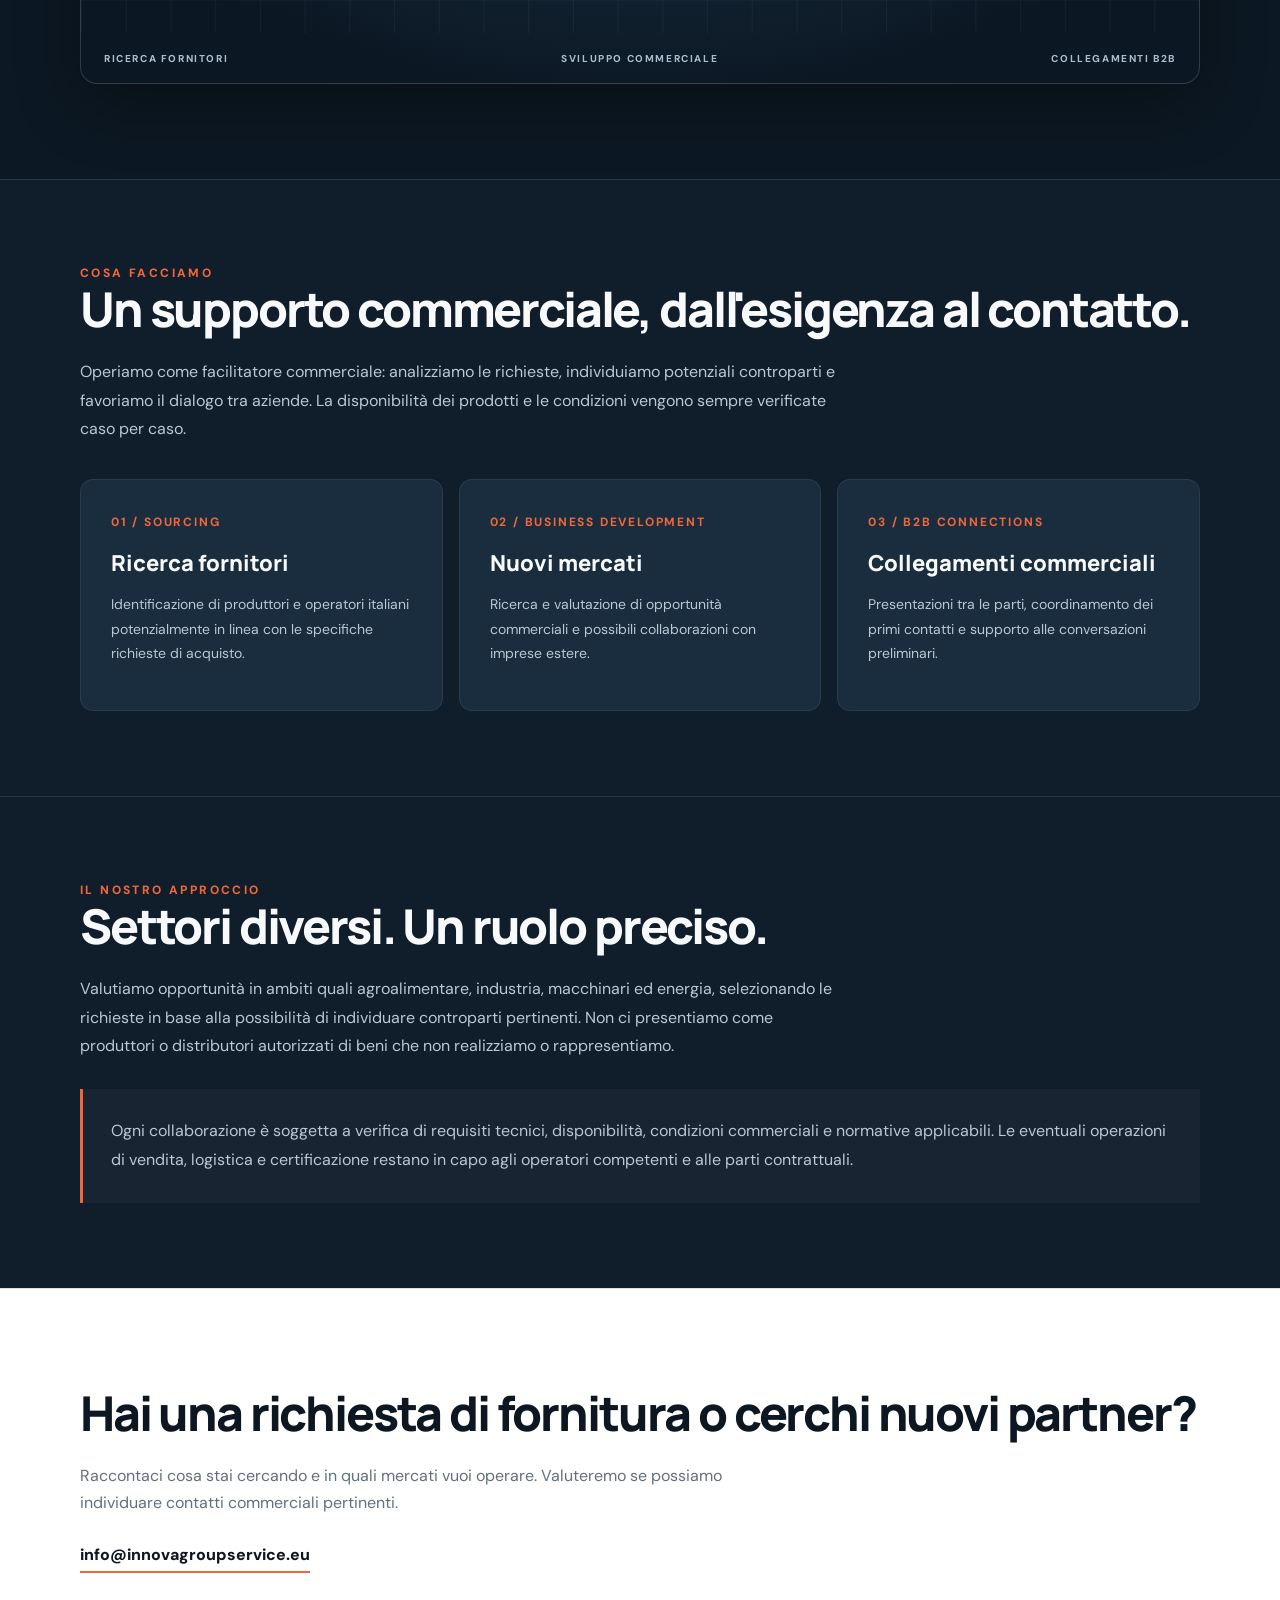
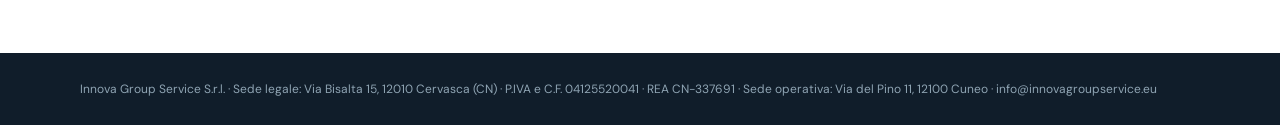
<file: international-trade.html>
<!doctype html>
<html lang="it"><head><meta charset="utf-8"><meta name="viewport" content="width=device-width, initial-scale=1">
<meta name="description" content="Innova Group Service: ricerca fornitori, sviluppo commerciale internazionale e collegamenti B2B tra imprese italiane ed estere.">
<title>International Trade & B2B Sourcing | Innova Group Service</title>
<link href="https://fonts.googleapis.com/css2?family=DM+Sans:wght@400;500;600;700&family=Manrope:wght@400;600;700;800&display=swap" rel="stylesheet">
<style>
:root{--bg:#101d2a;--panel:#192d3e;--accent:#f1663b;--white:#f8f9fa;--muted:#b9c8d2}*{box-sizing:border-box}html{scroll-behavior:smooth}body{margin:0;background:var(--bg);color:var(--white);font-family:'DM Sans',sans-serif}a{color:inherit;text-decoration:none}.wrap{width:min(1120px,calc(100% - 40px));margin:auto}header{border-bottom:1px solid #ffffff25}.nav{min-height:80px;display:flex;justify-content:space-between;align-items:center;gap:20px}.brand{font:800 19px 'Manrope',sans-serif;letter-spacing:.05em}.brand span{color:#d6e0e6}.brand .service-word{color:var(--accent)}.back{font-size:13px;color:var(--muted)}.back:hover{color:#fff}.hero{padding:110px 0 95px;background:radial-gradient(circle at 85% 20%,#2b4a60 0,transparent 47%)}.eyebrow{font-size:12px;font-weight:800;letter-spacing:.2em;text-transform:uppercase;color:var(--accent)}h1{font:800 clamp(42px,6.8vw,84px)/1.06 'Manrope',sans-serif;letter-spacing:-.055em;max-width:940px;margin:25px 0}h1 em{font-style:normal;color:var(--accent)}.lead{font-size:18px;line-height:1.8;color:var(--muted);max-width:740px}.cta{display:inline-flex;background:var(--accent);padding:16px 23px;margin-top:25px;font-weight:800;font-size:13px}.section{padding:85px 0;border-top:1px solid #ffffff1c}h2{font:800 clamp(30px,4vw,48px)/1.15 'Manrope',sans-serif;letter-spacing:-.045em;margin:0 0 22px}.section>div>p{color:var(--muted);line-height:1.8;max-width:770px}.grid{display:grid;grid-template-columns:repeat(3,1fr);gap:16px;margin-top:35px}.tile{background:var(--panel);padding:30px;border:1px solid #ffffff12}.tile b{display:block;color:var(--accent);font-size:12px;letter-spacing:.15em;margin-bottom:18px}.tile h3{font:800 22px 'Manrope',sans-serif;margin:0 0 12px}.tile p{color:var(--muted);font-size:14px;line-height:1.75}.note{padding:28px;border-left:3px solid var(--accent);background:#ffffff08;color:var(--muted);line-height:1.8;margin-top:28px}.contact{background:#e65e36;padding:80px 0}.contact p{line-height:1.7;max-width:700px}.contact a{display:inline-block;margin-top:12px;padding-bottom:6px;border-bottom:2px solid white;font-weight:800;overflow-wrap:anywhere}footer{padding:28px 0;color:#8fa4b3;font-size:12px}@media(max-width:720px){.hero{padding:75px 0}.grid{grid-template-columns:1fr}.section{padding:65px 0}.brand{font-size:15px}}
.brand-symbol{display:none!important}</style><style id="trade-motion">.hero{position:relative;overflow:hidden}.hero:before{content:"";position:absolute;right:-150px;top:-220px;width:660px;height:660px;border:1px solid #ffffff28;border-radius:50%;box-shadow:0 0 0 80px #ffffff08,0 0 0 160px #ffffff05;animation:tradeSpin 22s ease-in-out infinite alternate;pointer-events:none}.hero .wrap{position:relative;z-index:1}.hero h1{animation:tradeEnter .8s both}.hero .lead{animation:tradeEnter .8s .15s both}.hero .cta{animation:tradeEnter .8s .3s both;transition:transform .25s,box-shadow .25s;border-radius:8px}.hero .cta:hover{transform:translateY(-5px);box-shadow:0 14px 32px #f1663b55}.tile{border-radius:13px;transition:transform .3s,background .3s,border-color .3s}.tile:hover{transform:translateY(-9px);background:#20394e;border-color:#f1663b88}.tile b{display:inline-block}.tile:hover b{animation:tradePulse 1.1s ease-in-out infinite alternate}.trade-reveal{opacity:0;transform:translateY(35px);transition:opacity .7s ease,transform .7s ease}.trade-reveal.trade-visible{opacity:1;transform:none}.trade-progress{position:fixed;z-index:100;top:0;left:0;height:3px;width:0;background:#f1663b;transition:width .1s linear}.trade-floating{position:fixed;z-index:30;bottom:22px;right:22px;padding:14px 20px;border-radius:50px;background:#f1663b;color:white;font-size:12px;font-weight:800;box-shadow:0 8px 35px #0006;transition:transform .2s}.trade-floating:hover{transform:translateY(-4px)}@keyframes tradeEnter{from{opacity:0;transform:translateY(28px)}to{opacity:1;transform:none}}@keyframes tradeSpin{to{transform:translate(-90px,90px) rotate(25deg)}}@keyframes tradePulse{to{opacity:.6}}@media(prefers-reduced-motion:reduce){.hero:before,.hero h1,.hero .lead,.hero .cta,.tile:hover b{animation:none}.trade-reveal{opacity:1;transform:none;transition:none}}
</style><style id="trade-world-style">.trade-world{padding:95px 0;background:#0c1823;border-top:1px solid #ffffff16}.trade-world h2{margin:18px 0}.trade-world-intro{color:#b9c8d2;max-width:700px;line-height:1.75}.trade-world-frame{margin-top:35px;border:1px solid #ffffff29;border-radius:17px;overflow:hidden;background:radial-gradient(ellipse at 50% 45%,#21394b,#0b1723 75%);box-shadow:0 20px 65px #0005}.trade-world-topline,.trade-world-bottom{display:flex;justify-content:space-between;flex-wrap:wrap;gap:12px;padding:18px 23px;color:#a9bdcc;font-size:10px;font-weight:800;letter-spacing:.16em}.trade-world-topline i{display:inline-block;width:8px;height:8px;border-radius:50%;background:#f1663b;box-shadow:0 0 15px #f1663b;margin-right:8px;animation:twBlink 1.8s infinite}.trade-world-svg{display:block;width:100%;height:auto}.tw-land{opacity:.85}.tw-routes path{stroke-dasharray:7 12;animation:twTravel 5s linear infinite;filter:drop-shadow(0 0 3px #f1663b)}.tw-routes path:nth-child(2n){animation-duration:7s;animation-direction:reverse}.tw-routes path:nth-child(3n){animation-duration:9s}.tw-ring{transform-origin:446px 152px;animation:twPulse 2.5s ease-out infinite}.tw-halo{animation:twGlow 3s ease-in-out infinite alternate}@keyframes twTravel{to{stroke-dashoffset:-190}}@keyframes twPulse{0%{transform:scale(.8);opacity:1}100%{transform:scale(2.9);opacity:0}}@keyframes twGlow{to{opacity:.45}}@keyframes twBlink{50%{opacity:.3}}@media(max-width:700px){.trade-world{padding:65px 0}.trade-world-topline,.trade-world-bottom{font-size:8px;letter-spacing:.07em;padding:12px}.trade-world-svg{min-height:260px;object-fit:cover}}@media(prefers-reduced-motion:reduce){.tw-routes path,.tw-ring,.tw-halo,.trade-world-topline i{animation:none}}.brand-symbol,.brand-mark,.brand-icon{display:grid!important;width:22px;height:22px;grid-template-columns:repeat(2,1fr);gap:2px;transform:none;flex:none;overflow:hidden}.brand-symbol span,.brand-mark i,.brand-icon span{display:block!important;background:#fff!important;opacity:1!important;border-radius:1px!important}.brand-symbol span:nth-child(1),.brand-symbol span:nth-child(4),.brand-mark i:nth-child(1),.brand-mark i:nth-child(4),.brand-icon span:nth-child(1),.brand-icon span:nth-child(4){background:#e65329!important}.brand-symbol span:nth-child(2),.brand-symbol span:nth-child(3),.brand-mark i:nth-child(2),.brand-mark i:nth-child(3),.brand-icon span:nth-child(2),.brand-icon span:nth-child(3){background:#fff!important}.brand-symbol,.brand-mark,.brand-icon{width:24px;height:24px;gap:4px}.brand-symbol span,.brand-mark i,.brand-icon span{border-radius:3px!important}.brand-symbol,.brand-mark,.brand-icon{transform:rotate(-7deg)}.brand-text,.brand>span:last-child{color:#fff!important}.brand-text small,.brand>span:last-child small{color:#aebbc2!important}.brand>span:last-child>span{color:#aebbc2!important}</style><style id="logo-innova">.brand{display:inline-flex!important;align-items:center;gap:12px;color:#fff;text-decoration:none;font:800 21px/1 'Manrope',sans-serif;letter-spacing:.06em}.brand .brand-text small{display:block;font-size:7px;letter-spacing:.3em;margin-top:5px;color:#aebbc2}.brand-mark,.brand-symbol,.brand-icon{display:grid!important;grid-template-columns:1fr 1fr;gap:4px;width:24px;height:24px;transform:rotate(-7deg);flex:none;border:0!important;border-radius:0!important;overflow:visible;place-items:stretch!important}.brand-mark i,.brand-symbol span,.brand-icon span{display:block!important;width:auto!important;height:auto!important;border:0!important;border-radius:3px!important;transform:none!important;background:#fff!important}.brand-mark i:nth-child(1),.brand-mark i:nth-child(4),.brand-symbol span:nth-child(1),.brand-symbol span:nth-child(4),.brand-icon span:nth-child(1),.brand-icon span:nth-child(4){background:#e65329!important}@media(max-width:790px){.brand{font-size:18px}}</style>
<style id="contatti-bianco">.contact{background:#fff!important;color:#0d1721!important;border-top:1px solid #e2e0d8}.contact h2,.contact p{color:#0d1721!important}.contact p{color:#60717d!important}.contact a{color:#0d1721!important;border-bottom-color:#f1663b!important}</style>
</head><body>
<header><div class="wrap nav"><a class="brand" href="/" aria-label="Innova Group Service Home"><span class="brand-symbol" aria-hidden="true"><span></span><span></span><span></span><span></span></span><span class="brand-text">INNOVA<small>GROUP <span class="brand-service" style="color:var(--orange,#f1663b)">SERVICE</span> SRL</small></span></a><a class="back" href="/"> Torna al sito</a></div></header>
<main><section class="hero"><div class="wrap"><div class="eyebrow">International Trade & B2B Sourcing</div><h1>Colleghiamo imprese.<br><em>Creiamo opportunità.</em></h1><p class="lead">Supportiamo aziende italiane e internazionali nella ricerca di partner commerciali, fornitori e nuove opportunità di collaborazione. Un punto di contatto per trasformare esigenze di acquisto e offerta in relazioni B2B concrete.</p><a class="cta" href="mailto:info@innovagroupservice.eu?subject=Collaborazione%20B2B%20internazionale">Parliamo della tua richiesta </a></div></section>
<section class="trade-world" aria-labelledby="trade-world-title"><div class="wrap"><div class="eyebrow">Connessioni senza confini</div><h2 id="trade-world-title">Dall'Italia, verso il mondo.</h2><p class="trade-world-intro">Una rete di opportunità da esplorare. Le rotte animate rappresentano il nostro approccio internazionale, non accordi commerciali già conclusi.</p><div class="trade-world-frame"><div class="trade-world-topline"><span><i></i> GLOBAL B2B CONNECTIONS</span><span>INNOVA / INTERNATIONAL TRADE</span></div><svg class="trade-world-svg" viewBox="0 0 1000 510" role="img" aria-label="Mappa mondiale geografica con collegamenti commerciali illustrativi dall'Italia"><defs><pattern id="tw-grid" width="40" height="40" patternUnits="userSpaceOnUse"><path d="M40 0H0V40" fill="none" stroke="#9bb3c4" stroke-opacity=".11"/></pattern></defs><rect width="1000" height="510" fill="url(#tw-grid)"/><g fill="#315269" stroke="#7493a5" stroke-width=".55" stroke-opacity=".65"><path d="M656.1,164.1L660.6,164.7L663.2,163.2L665.1,160.4L667.7,159.0L669.6,159.7L673.0,160.3L675.6,159.8L677.3,159.1L679.2,158.8L680.6,156.9L681.7,158.2L682.2,160.5L684.1,160.8L686.8,159.4L691.2,159.6L690.2,160.6L685.9,161.4L681.7,163.0L682.6,165.4L681.4,167.4L678.3,168.2L677.7,170.6L676.8,173.7L674.8,174.1L672.6,175.2L669.3,176.6L665.9,179.8L663.6,180.2L659.5,180.2L657.5,176.6L655.4,174.6L654.4,170.9L654.3,169.1L656.1,164.1Z"/><path d="M541.6,270.0L543.0,273.4L544.6,275.6L547.1,275.0L548.9,274.7L551.1,273.1L552.5,272.7L555.4,273.6L556.0,276.2L555.8,279.3L556.5,283.3L558.2,283.1L561.0,282.9L561.0,284.9L561.0,287.0L555.9,287.9L557.5,298.1L554.5,300.7L546.6,299.1L535.8,299.4L532.7,298.2L529.9,299.1L530.0,295.3L531.0,291.8L532.5,288.5L534.8,285.7L534.9,282.4L533.5,279.9L533.0,277.8L533.0,274.4L531.2,271.1L532.5,270.2L534.1,270.0L541.6,270.0ZM531.7,269.5L530.4,267.8L532.2,266.3L532.2,267.7L531.7,269.5Z"/><path d="M552.5,148.3L552.5,150.2L553.5,151.5L552.6,152.7L550.9,153.8L549.5,152.4L549.5,149.4L549.4,148.2L550.3,146.1L551.2,146.4L552.3,147.3L552.5,148.3Z"/><path d="M631.5,193.2L632.1,193.7L636.2,193.4L639.5,191.8L643.0,188.6L643.8,191.4L642.3,193.1L641.6,194.0L640.8,196.1L640.3,197.6L631.6,193.8L631.5,193.2Z"/><path d="M333.0,395.8L329.3,395.0L325.0,394.9L326.0,390.4L330.6,393.8L333.0,395.8ZM334.3,311.3L336.8,311.1L340.2,311.7L346.9,316.3L352.7,319.2L350.5,324.2L356.0,325.2L360.3,322.9L362.0,320.1L363.2,323.7L359.3,326.1L353.1,332.1L351.7,336.7L351.2,339.8L350.8,342.8L353.7,346.7L355.2,349.1L349.0,353.7L341.0,354.0L341.1,357.4L340.0,359.6L334.9,359.0L334.3,362.2L337.4,362.2L335.8,364.3L333.4,368.5L330.4,369.9L327.7,373.1L332.6,375.5L328.7,379.2L324.7,383.2L324.5,387.0L325.1,388.4L316.6,387.6L315.6,384.2L313.0,383.5L314.7,379.6L315.3,376.7L317.5,371.2L318.4,369.2L316.9,367.7L316.6,365.7L317.0,362.2L317.2,356.5L319.4,353.3L318.6,348.5L320.5,344.7L322.0,339.8L320.1,335.0L321.5,329.9L324.0,325.2L325.1,322.6L325.5,317.5L329.2,313.6L331.0,310.7L334.3,311.3Z"/><path d="M611.1,150.2L615.2,150.5L615.7,151.6L616.3,153.3L618.5,154.4L617.7,156.2L616.6,154.3L614.8,153.7L613.2,153.0L611.6,151.1L611.1,150.2Z"/><path d="M348.1,459.1L346.6,461.6L335.6,461.4L332.4,460.4L336.7,459.8L344.1,459.0L348.1,459.1ZM94.0,457.7L85.8,457.2L84.2,456.1L84.1,454.5L91.4,455.7L94.0,457.7ZM384.9,454.0L389.1,456.7L389.5,459.1L381.4,460.5L371.3,461.6L361.9,460.6L367.8,458.9L371.6,456.9L374.3,455.1L375.9,454.0L381.0,453.5L384.9,454.0ZM190.9,442.4L197.3,442.4L193.4,443.9L187.3,442.8L187.9,442.0L190.9,442.4ZM179.8,442.4L182.2,443.3L175.4,442.3L177.3,441.8L179.8,442.4ZM247.6,438.4L253.2,438.5L252.7,439.7L246.4,439.7L240.4,439.4L240.7,437.9L247.6,438.4ZM325.4,435.9L325.3,438.1L321.6,439.4L315.4,439.8L313.7,439.2L308.9,438.8L311.5,436.7L313.3,436.4L317.0,435.2L317.1,432.2L320.9,430.6L322.8,432.5L324.7,434.8L325.4,435.9ZM350.5,418.6L347.5,418.7L343.7,419.6L340.6,421.0L340.4,422.9L339.8,424.4L336.1,425.4L333.0,427.3L333.5,429.3L336.9,430.7L339.9,432.5L341.2,434.5L343.1,436.3L344.2,439.6L345.2,441.6L343.5,444.0L338.6,445.2L335.9,446.9L328.7,448.3L322.0,449.4L315.9,450.5L307.3,450.6L303.8,451.6L310.6,452.8L309.3,454.5L301.3,454.9L301.0,456.9L304.6,458.7L313.2,460.1L321.5,461.6L332.5,462.8L343.0,464.2L350.3,466.3L354.6,466.3L363.3,464.8L373.1,463.4L385.7,463.7L392.5,463.2L402.5,462.4L412.3,461.3L423.3,460.5L425.4,459.0L424.3,457.1L414.1,457.6L408.4,456.7L409.9,454.2L417.9,453.0L424.1,451.5L429.8,450.1L435.0,449.5L442.7,449.1L449.0,448.0L455.3,446.6L460.0,445.0L458.0,443.4L460.6,441.5L466.1,440.4L470.6,438.6L473.7,436.7L478.0,437.7L481.2,436.9L485.2,436.1L488.9,437.2L495.4,436.5L499.4,437.7L504.8,436.4L510.6,435.7L516.0,434.7L519.7,433.2L524.3,433.5L527.6,435.6L531.6,434.1L537.6,433.6L540.7,433.6L546.4,433.2L552.0,433.5L555.9,434.5L560.3,434.8L566.2,434.7L571.6,434.3L576.6,433.3L581.6,432.6L584.9,430.5L589.0,430.1L592.2,431.6L596.7,432.3L601.2,432.3L604.3,430.8L609.5,429.6L614.5,428.5L618.6,427.4L623.3,426.8L627.3,426.1L629.9,424.6L634.2,423.4L639.1,422.8L643.7,423.2L646.0,425.0L649.8,426.6L654.5,427.6L659.1,428.4L663.3,426.9L668.2,427.7L673.1,428.2L677.8,430.9L677.4,432.7L672.9,434.3L676.1,435.2L674.5,437.2L675.2,439.0L681.1,438.8L683.4,436.9L686.4,435.3L688.4,433.2L692.9,432.8L698.0,432.1L700.0,430.2L704.2,428.6L707.8,427.2L711.1,426.4L715.9,426.4L721.2,426.2L724.4,423.8L726.5,425.7L731.1,426.4L736.2,426.3L740.1,426.1L744.2,426.8L749.3,426.5L754.3,426.5L757.3,424.8L762.2,422.2L765.8,423.2L770.8,425.7L775.6,425.7L781.1,425.1L784.9,423.6L789.7,423.0L793.0,424.3L797.6,425.0L802.4,426.3L808.2,426.3L811.9,424.7L816.5,424.9L821.6,424.7L826.1,425.0L830.7,424.8L836.1,424.3L841.3,424.0L844.3,422.6L846.0,422.2L847.3,424.4L850.5,425.7L856.8,425.5L862.4,425.4L868.2,425.4L872.8,426.4L873.9,428.1L879.5,429.4L886.3,430.2L891.8,430.7L895.7,430.5L899.9,431.9L905.9,432.5L910.1,434.1L914.9,435.4L920.5,435.5L926.6,435.6L932.1,436.6L936.6,437.8L934.9,439.7L932.9,441.8L928.3,443.2L923.5,444.7L920.6,446.6L917.7,448.5L916.8,450.6L918.3,452.5L920.1,454.4L925.8,455.8L917.3,456.8L910.4,458.3L908.8,460.5L910.9,462.3L914.4,464.3L921.0,465.9L930.7,467.5L939.3,469.3L941.7,470.3L954.6,470.4L41.1,471.0L48.0,470.4L51.0,469.5L51.6,469.5L58.6,469.5L66.6,468.9L70.2,469.8L81.3,471.3L96.9,472.7L115.1,472.5L128.0,472.6L135.6,470.7L117.3,470.0L108.4,468.4L109.8,466.2L110.2,464.2L104.0,462.6L106.3,462.0L115.8,462.4L124.6,460.7L125.7,458.8L118.7,457.4L108.9,456.9L102.3,455.7L97.0,454.0L97.4,451.3L103.9,451.9L110.1,452.6L117.5,451.8L123.6,450.3L127.3,449.1L127.2,447.2L132.0,447.6L138.8,446.5L145.9,446.2L152.1,445.0L157.2,444.6L162.7,444.5L169.6,444.9L176.4,444.8L183.8,444.9L191.3,445.0L197.4,444.2L203.6,444.3L209.4,443.0L212.0,444.7L216.3,444.8L222.8,446.0L229.3,446.6L236.4,446.2L243.4,447.0L243.1,445.1L238.5,444.0L236.5,442.1L237.6,440.5L244.2,440.5L249.8,441.7L254.3,442.7L261.1,441.9L266.9,442.2L272.5,440.0L277.5,441.6L282.8,442.4L289.2,442.8L294.2,442.4L297.8,442.5L303.9,442.8L309.0,443.4L314.3,442.2L321.0,441.5L326.7,440.6L328.8,438.7L327.7,436.7L326.0,434.7L325.2,432.8L326.7,430.8L328.1,428.8L327.3,426.7L329.9,424.8L333.3,423.0L336.3,421.2L339.3,419.8L343.4,418.9L347.3,418.1L350.6,416.6L354.1,417.0L350.5,418.6Z"/><path d="M675.8,379.0L679.8,380.1L679.2,381.8L675.2,380.6L675.8,379.0Z"/><path d="M870.8,359.0L874.6,359.6L878.1,359.2L877.4,363.1L876.3,364.5L874.0,366.1L870.9,363.9L869.0,360.0L870.8,359.0ZM866.1,290.1L868.6,291.1L870.7,293.2L871.0,296.5L872.0,298.1L872.5,301.6L876.1,304.7L879.6,307.0L880.7,309.2L882.7,311.4L884.4,312.1L886.6,316.4L889.8,319.4L890.6,322.9L891.6,326.7L891.0,330.1L890.4,333.9L888.7,338.0L885.9,341.2L884.3,344.7L882.7,347.9L882.5,350.4L878.2,351.4L874.7,353.4L871.0,353.4L869.8,351.6L866.2,354.0L862.6,352.9L858.6,351.9L856.5,348.4L854.7,346.1L853.0,344.6L851.2,344.4L850.2,343.5L851.6,340.8L849.3,341.1L846.8,344.0L844.9,341.6L841.9,338.8L839.1,336.6L834.9,335.3L827.0,336.5L821.7,337.2L816.8,339.0L815.3,341.4L811.6,341.7L807.5,341.5L804.2,343.0L802.2,343.6L799.1,344.3L794.7,342.7L793.4,340.7L795.1,339.8L795.3,337.1L793.7,333.0L793.4,330.1L792.3,327.7L790.8,324.7L789.0,321.6L789.3,320.3L791.3,322.1L790.0,318.7L789.2,317.2L790.0,315.1L790.0,312.3L791.3,312.4L794.4,309.8L797.6,307.8L799.5,307.9L803.0,306.7L804.1,305.9L808.2,305.2L810.2,302.7L811.8,300.4L813.7,296.8L815.8,298.5L815.7,296.1L817.2,294.7L819.2,292.4L820.5,291.3L821.7,290.9L824.0,290.2L827.3,292.9L830.5,293.2L831.2,289.7L832.0,288.4L834.6,286.1L838.1,285.9L836.2,283.7L839.2,284.0L842.7,285.7L845.0,286.2L847.5,285.7L849.2,286.5L847.6,288.9L847.0,290.0L845.3,292.5L847.6,294.7L850.8,296.3L853.4,297.9L855.1,299.3L859.2,299.3L860.2,296.8L861.3,293.4L861.2,291.4L861.2,288.0L861.3,286.6L862.4,283.9L863.4,282.2L864.3,285.1L865.1,286.4L866.2,289.2L866.1,290.1Z"/><path d="M543.3,132.3L541.7,133.3L541.3,135.5L538.6,136.0L535.2,136.4L531.0,134.9L528.2,135.8L525.3,135.4L524.6,134.3L525.2,133.7L526.9,133.7L531.0,133.4L533.0,134.0L532.9,131.9L534.7,130.4L538.0,130.1L540.9,130.7L543.2,131.1L543.3,132.3Z"/><path d="M614.8,153.7L616.6,154.3L617.7,156.2L614.6,154.7L614.8,153.7ZM620.8,149.9L622.4,149.4L625.2,149.7L627.7,151.7L626.4,152.6L625.5,155.4L624.7,157.3L622.4,156.1L622.6,154.1L618.6,156.1L617.4,153.9L617.0,152.4L616.2,150.9L614.7,149.8L617.2,150.1L618.9,150.0L618.3,148.3L620.8,149.9Z"/><path d="M574.8,266.5L574.0,262.2L576.3,261.0L577.8,262.2L578.4,263.6L576.8,265.4L574.8,266.5Z"/><path d="M508.5,124.1L512.7,123.7L515.7,125.5L514.7,127.3L512.2,127.5L509.1,126.5L506.8,125.5L508.5,124.1Z"/><path d="M506.9,239.0L504.1,237.6L503.7,231.2L502.7,229.1L502.3,227.0L503.7,225.6L505.5,224.6L507.3,223.8L509.1,226.1L509.2,228.7L508.2,230.9L506.9,233.3L506.9,239.0Z"/><path d="M492.8,230.4L489.8,229.9L487.8,230.0L486.2,228.6L486.7,226.0L488.7,223.0L489.8,220.6L492.1,220.5L494.4,218.7L497.3,216.8L499.3,216.9L500.8,218.2L502.5,221.0L505.6,222.8L504.9,225.3L503.2,226.7L500.1,226.9L498.1,227.1L492.5,227.0L492.8,230.4Z"/><path d="M736.3,198.8L735.4,200.2L734.8,201.0L734.2,198.4L730.8,196.8L730.2,199.3L728.7,199.3L727.0,198.8L725.8,194.7L724.6,192.5L726.8,190.6L725.8,187.6L729.1,188.8L731.7,190.9L735.6,191.3L733.2,193.6L733.9,196.4L735.0,194.7L736.3,198.8Z"/><path d="M557.8,142.2L559.5,143.1L565.2,143.6L569.5,142.4L572.8,143.5L570.6,146.4L569.2,147.5L566.6,149.6L562.5,149.0L558.5,149.6L557.1,147.1L557.2,146.4L558.6,144.8L557.1,142.8L557.8,142.2Z"/><path d="M302.3,194.4L301.0,193.1L300.6,190.7L302.3,192.9L302.3,194.4ZM301.6,187.2L298.6,186.7L301.5,186.6L301.6,187.2ZM303.6,187.2L302.7,188.7L301.6,186.3L303.6,187.2Z"/><path d="M548.5,140.6L548.7,141.7L549.6,143.9L548.5,144.2L547.3,146.2L544.1,144.2L542.0,142.7L540.2,140.7L541.6,140.2L543.4,139.7L547.3,140.0L548.5,140.6Z"/><path d="M559.9,117.5L565.1,116.6L567.8,114.3L569.1,112.8L574.5,112.4L576.2,112.7L579.0,114.5L580.0,116.9L580.9,117.8L583.4,119.0L580.3,119.4L580.4,120.5L578.9,122.3L577.9,124.1L574.6,124.0L573.0,123.9L570.0,123.4L564.6,122.6L561.2,123.4L559.9,122.3L560.7,120.6L560.0,118.7L559.9,117.5Z"/><path d="M272.7,209.6L273.0,209.1L274.4,207.9L274.8,208.2L275.3,208.9L275.1,210.4L275.0,211.6L274.2,213.5L273.2,214.5L272.7,211.6L272.7,209.6Z"/><path d="M334.8,172.6L334.8,172.6L334.7,172.6L334.8,172.7L334.8,172.7L334.7,172.7L334.7,172.7L334.6,172.8L334.6,172.7L334.6,172.7L334.6,172.6L334.6,172.6L334.7,172.6L334.6,172.6L334.6,172.6L334.6,172.7L334.6,172.7L334.6,172.8L334.7,172.8L334.7,172.8L334.7,172.7L334.8,172.7L334.9,172.7L335.0,172.6L335.0,172.6L335.1,172.5L335.1,172.5L335.2,172.5L335.1,172.4L335.0,172.4L335.0,172.5L335.0,172.5L335.0,172.5L335.1,172.5L335.1,172.5L335.1,172.5L335.0,172.5L335.0,172.5L335.0,172.5L334.9,172.5L334.9,172.6L334.9,172.6L334.8,172.6L334.8,172.6Z"/><path d="M339.7,311.2L335.8,313.1L331.0,310.7L327.0,313.3L324.7,307.0L324.1,303.4L322.5,299.8L323.1,294.9L323.2,293.1L324.2,289.7L324.9,287.0L324.6,283.1L326.5,282.3L330.1,280.3L333.1,281.8L333.2,284.5L338.8,287.2L341.6,288.7L344.2,289.4L345.8,291.6L346.4,293.4L346.6,296.5L351.1,298.0L352.8,299.8L352.9,303.4L352.5,305.9L351.6,305.7L346.9,304.3L341.2,307.3L340.2,311.7L339.7,311.2Z"/><path d="M353.1,332.1L359.3,326.1L363.2,323.7L362.0,320.1L361.2,319.2L361.6,316.3L359.7,316.2L358.4,315.1L357.7,312.0L355.0,311.8L352.4,307.9L352.5,305.9L352.9,303.4L352.8,299.8L351.1,298.0L346.6,296.5L346.4,293.4L345.8,291.6L344.2,289.4L341.6,288.7L338.8,287.2L333.2,284.5L333.1,281.8L330.1,280.3L326.5,282.3L324.6,283.1L321.3,283.4L320.3,279.2L315.9,280.6L313.3,279.1L312.4,276.5L312.0,273.7L313.5,271.9L313.9,269.6L317.0,266.7L319.5,265.8L322.9,259.0L322.6,256.4L321.5,253.6L323.4,253.5L322.0,252.2L326.9,250.7L328.5,250.6L329.5,251.8L332.9,253.0L335.2,251.6L336.6,250.1L338.3,248.9L335.8,247.0L334.7,244.7L337.1,244.7L339.8,244.8L344.5,243.4L345.1,241.7L347.0,242.2L347.6,243.7L347.5,245.8L347.7,249.3L349.5,251.6L351.0,251.3L353.0,250.7L355.2,250.2L357.2,250.4L357.0,249.3L358.3,248.8L361.0,249.1L362.9,248.9L363.8,249.8L366.0,248.6L368.3,244.4L369.8,245.7L372.6,250.6L370.7,254.4L376.0,255.6L378.0,256.5L385.5,259.0L386.3,261.9L394.2,262.4L401.8,264.4L407.0,268.0L410.1,268.9L411.4,273.7L409.1,279.6L403.9,286.0L401.4,288.3L400.9,295.0L399.9,300.6L398.6,305.0L395.6,310.9L392.9,313.6L386.1,314.5L381.5,316.4L376.3,321.0L376.4,324.3L375.3,328.1L370.7,334.0L366.7,337.2L363.9,341.1L364.3,338.5L360.8,335.3L357.3,333.8L353.1,332.1Z"/><path d="M791.2,243.5L794.4,241.1L794.1,244.0L792.4,244.8L791.2,243.5Z"/><path d="M733.8,184.2L734.7,186.6L730.5,186.5L726.5,185.9L728.2,183.5L731.4,183.4L733.8,184.2Z"/><path d="M565.4,302.3L566.7,304.2L570.7,307.3L571.5,309.8L575.1,311.3L569.2,315.1L567.5,317.8L565.7,319.2L563.8,320.6L560.5,319.7L558.2,320.0L556.4,322.0L553.3,323.4L552.9,321.0L550.7,318.2L553.2,310.6L555.2,301.5L560.1,301.6L562.5,300.6L564.4,300.2L565.4,302.3Z"/><path d="M539.0,236.1L541.5,235.2L542.6,235.9L546.9,233.9L548.0,232.1L551.2,232.0L555.4,228.1L558.3,226.6L560.1,229.3L559.7,231.4L560.7,232.9L564.0,235.0L565.8,237.2L567.5,239.8L569.8,241.7L567.3,241.9L564.5,241.8L563.3,242.5L559.4,243.2L557.9,243.2L555.2,244.2L551.7,243.0L548.3,243.0L547.1,246.1L543.7,245.5L540.8,249.2L540.4,247.3L538.3,245.2L536.9,242.9L536.9,241.1L537.7,238.7L539.0,236.1Z"/><path d="M337.7,136.3L341.9,136.6L339.7,137.8L335.8,135.8L337.7,136.3ZM342.4,129.8L337.8,129.0L336.4,127.6L342.3,129.3L342.4,129.8ZM185.0,131.3L179.6,130.5L176.5,128.7L173.4,127.5L172.7,125.5L176.9,126.5L180.2,127.6L184.0,129.9L185.0,131.3ZM356.9,125.7L356.8,127.1L357.7,128.6L361.1,128.6L362.8,131.3L365.0,132.2L364.7,136.0L361.8,135.6L361.7,133.2L357.2,135.4L356.6,133.5L348.9,133.6L350.1,132.0L351.1,129.7L355.3,124.2L358.7,123.4L356.9,125.7ZM161.6,117.2L163.3,119.9L164.5,121.9L162.0,119.6L160.2,117.7L161.6,117.2ZM297.9,96.5L295.7,97.6L295.2,96.7L297.2,96.0L297.9,96.5ZM291.2,95.1L286.4,96.4L287.7,94.6L291.2,95.1ZM282.8,87.6L284.6,88.3L288.9,89.8L292.0,91.9L295.7,92.5L289.5,92.7L285.5,92.9L281.0,92.7L279.8,91.7L281.0,87.4L282.8,87.6ZM306.5,83.8L303.0,82.7L306.5,80.9L308.5,82.7L306.5,83.8ZM256.1,78.8L251.1,78.9L245.5,78.0L249.5,76.1L253.8,77.3L256.1,78.8ZM269.1,77.8L272.5,78.4L274.8,81.9L279.9,81.8L281.9,76.8L289.3,77.4L292.9,79.9L292.8,82.6L287.5,85.7L281.3,85.3L278.1,88.7L274.4,91.5L268.7,92.8L265.6,94.8L259.7,99.7L258.6,104.7L263.5,107.5L268.2,108.9L275.5,111.0L280.5,112.9L287.4,114.1L289.8,116.6L292.4,122.0L298.2,123.6L298.2,116.9L300.5,114.4L304.8,110.8L302.9,107.0L302.8,102.4L300.8,96.1L307.0,96.2L311.7,95.8L317.2,98.1L322.5,99.3L323.3,104.7L327.5,106.6L333.6,102.3L337.3,103.4L343.4,109.7L345.8,112.8L352.2,114.9L354.8,117.9L357.8,119.2L356.2,123.0L350.1,124.8L342.6,127.3L333.3,126.7L328.5,128.7L321.6,133.3L320.8,135.2L330.3,129.7L336.4,130.7L334.8,135.2L338.9,138.4L345.7,135.1L347.5,137.9L338.7,141.1L333.3,144.0L331.3,141.6L331.6,139.6L327.1,138.5L326.0,134.2L323.4,134.0L320.7,137.9L318.7,139.5L317.7,140.2L309.1,140.2L305.2,142.6L304.1,143.7L299.3,143.8L298.5,144.7L298.7,145.7L292.7,147.4L289.1,148.7L288.0,148.0L288.6,146.8L290.5,143.9L289.5,139.4L287.2,137.7L286.1,137.4L285.4,136.4L284.3,136.6L283.8,136.1L281.6,134.6L277.0,132.8L272.4,132.5L268.4,131.9L263.8,131.5L259.5,130.9L258.2,129.1L257.3,130.1L243.3,130.1L227.0,130.1L211.9,130.1L201.6,130.1L186.8,130.1L181.5,127.5L175.0,125.4L174.0,121.6L170.3,118.4L167.1,115.3L168.5,112.4L161.5,107.9L157.6,104.9L154.5,102.5L149.5,104.8L145.5,102.0L140.5,101.2L140.5,77.2L149.3,79.1L154.2,78.2L161.0,77.8L169.0,76.0L172.7,76.5L175.0,75.5L182.7,76.1L186.2,77.6L190.2,77.0L200.1,79.0L206.1,79.3L206.0,81.8L217.5,82.1L222.4,83.2L222.5,80.8L227.3,79.8L231.4,80.2L236.8,81.4L245.3,82.1L248.7,80.6L254.9,81.0L256.5,81.4L259.7,78.9L254.0,76.3L257.2,71.6L263.2,73.1L264.4,77.3L269.1,77.8ZM208.9,68.5L213.3,69.0L219.7,68.9L224.1,72.3L223.6,68.6L228.4,68.7L232.8,72.2L237.9,75.2L242.2,77.6L239.7,78.7L234.2,79.3L226.8,78.7L215.6,80.0L209.7,79.0L203.9,78.6L202.5,76.3L210.0,76.0L208.4,75.0L199.3,75.1L203.9,73.2L195.5,72.5L199.4,69.6L208.9,68.5ZM233.5,67.8L227.3,67.7L231.6,67.2L233.5,67.8ZM305.3,68.6L302.8,69.2L297.3,69.5L293.8,68.0L295.1,66.9L305.3,68.6ZM279.3,68.4L283.6,68.0L294.5,69.6L299.1,70.5L307.2,70.8L311.0,73.1L318.4,74.2L326.8,76.2L324.5,79.8L334.6,82.0L342.3,84.5L337.0,89.3L329.9,85.7L326.2,87.5L332.4,90.1L335.1,93.3L331.0,94.5L328.2,94.6L331.3,97.1L318.9,94.6L316.7,92.6L309.2,90.1L301.8,91.2L301.4,88.5L311.4,88.1L311.4,85.9L314.0,82.3L309.1,80.2L305.6,78.7L300.7,76.9L297.3,76.8L283.4,76.6L273.9,75.5L274.4,73.4L270.0,70.8L274.6,67.5L279.3,68.4ZM244.1,66.7L251.7,66.9L250.0,68.9L253.4,72.3L246.7,73.0L238.6,70.1L243.9,69.6L244.1,66.7ZM262.3,69.4L256.7,71.2L255.2,67.7L259.0,66.0L269.2,66.7L262.3,69.4ZM192.8,73.0L184.8,73.1L180.0,70.7L184.0,67.1L190.1,65.2L200.2,65.8L205.4,67.6L196.0,70.1L192.8,73.0ZM261.3,63.8L256.2,64.6L254.5,62.8L260.4,63.0L261.3,63.8ZM248.8,59.4L250.9,61.9L245.5,64.0L242.8,62.1L238.5,60.3L245.0,59.6L248.8,59.4ZM224.1,60.7L227.3,61.2L230.5,62.5L220.3,64.1L210.0,65.3L214.9,63.3L199.8,63.2L205.7,60.0L217.4,62.3L218.2,60.1L223.2,59.5L224.1,60.7ZM258.6,58.4L266.4,59.2L268.0,61.0L272.6,62.2L279.7,62.5L289.0,61.7L295.9,62.9L294.8,64.6L287.8,64.9L275.2,65.3L264.3,64.2L263.1,61.5L255.3,60.1L253.3,58.2L258.6,58.4ZM203.7,57.0L201.4,59.8L194.3,61.1L186.7,60.9L191.0,59.0L200.2,57.4L203.7,57.0ZM260.7,57.3L254.8,57.2L259.2,56.6L260.7,57.3ZM219.0,56.9L210.5,56.8L216.3,55.7L219.0,56.9ZM220.4,54.6L213.0,55.1L215.7,53.9L220.4,54.6ZM255.6,56.0L249.8,55.9L248.5,53.9L253.3,54.1L255.6,56.0ZM244.8,55.3L241.7,56.1L231.8,55.1L231.2,53.8L236.0,53.1L244.8,55.3ZM278.1,51.9L277.7,53.4L268.4,55.6L260.4,54.2L262.5,52.6L255.0,51.8L255.2,49.5L259.5,48.5L264.4,47.8L271.9,49.7L278.1,51.9ZM325.3,43.1L337.6,43.6L342.2,45.0L329.8,46.6L333.0,47.2L322.9,49.4L313.2,51.9L303.9,52.7L305.6,53.5L305.3,55.6L300.2,57.4L297.0,58.7L301.4,59.2L287.9,60.0L276.6,60.1L271.5,58.8L274.9,56.4L283.3,57.3L275.7,55.2L282.3,53.6L279.4,51.7L285.3,50.5L291.3,49.8L276.6,49.7L270.0,47.8L266.5,46.2L273.2,45.6L282.0,44.2L287.9,45.1L293.2,43.3L305.6,42.9L314.3,42.8L325.3,43.1Z"/><path d="M524.5,133.8L524.2,134.9L526.6,135.4L525.3,136.9L522.9,137.6L521.2,137.3L518.5,138.3L516.6,136.6L515.4,135.8L517.2,133.8L519.0,133.6L521.7,133.0L524.5,133.8Z"/><path d="M325.0,389.2L327.7,394.9L328.4,396.0L325.0,396.7L321.6,395.8L315.7,394.0L309.6,389.7L315.3,392.0L320.0,391.7L323.2,388.9L325.0,389.2ZM326.0,309.8L328.9,313.0L328.3,316.3L325.6,321.8L325.8,323.6L322.4,327.6L321.7,332.4L321.3,339.4L322.0,342.2L320.6,346.8L318.6,350.8L317.9,354.2L316.6,359.1L316.0,362.7L317.8,366.7L318.1,368.2L317.3,369.7L316.6,374.6L315.6,378.0L312.8,380.8L313.9,384.4L315.6,386.1L322.8,388.0L322.9,388.3L319.3,389.9L317.9,392.3L312.1,389.7L308.9,388.3L308.8,385.2L307.2,379.1L311.0,374.7L309.5,371.7L313.2,368.4L312.9,362.4L310.5,365.2L312.1,356.9L312.6,352.6L313.4,349.7L316.8,341.5L317.2,333.8L317.7,328.6L319.7,320.6L321.3,309.6L320.5,301.8L322.5,299.8L324.1,303.4L324.7,307.0L326.0,309.8Z"/><path d="M781.4,207.4L777.1,207.8L778.3,204.5L782.5,203.8L782.0,205.9L781.4,207.4ZM825.5,128.1L833.0,130.7L837.9,133.1L844.3,131.4L842.0,134.6L839.4,139.9L834.1,140.3L834.4,145.5L833.1,146.9L830.5,146.8L826.9,149.3L823.5,148.4L819.0,151.5L813.3,153.9L808.7,155.8L809.5,153.6L810.2,150.6L805.1,153.3L801.0,155.0L801.1,157.9L803.2,159.5L808.1,158.4L812.0,159.5L808.8,161.5L805.1,164.2L806.6,167.4L809.1,172.2L810.8,176.1L809.8,178.1L810.9,181.0L808.9,183.3L804.9,189.4L799.1,194.8L792.6,197.2L790.2,197.5L785.2,200.0L781.6,203.1L779.6,201.4L776.7,199.6L773.0,199.4L772.1,196.9L768.6,195.5L763.9,197.1L760.5,197.7L759.6,201.0L758.0,200.3L756.1,200.0L753.1,198.6L752.2,196.0L748.9,194.1L751.6,188.9L751.6,184.9L749.7,182.7L745.4,182.6L745.1,179.9L741.1,180.3L735.9,183.9L732.7,183.5L729.5,182.8L726.5,185.4L724.7,183.9L718.8,183.1L714.8,181.5L712.5,179.9L707.9,177.4L703.3,176.2L700.1,171.8L702.0,170.9L701.2,167.5L694.3,163.5L691.7,160.3L690.8,158.1L689.4,156.6L687.9,154.5L688.2,153.3L692.4,151.6L696.1,150.3L700.3,149.0L704.7,147.0L706.2,144.9L709.0,139.4L712.1,134.3L718.6,134.0L720.8,131.2L723.8,129.3L726.6,132.4L732.0,135.4L731.9,139.5L738.4,140.3L743.0,142.2L745.7,146.0L753.8,146.6L759.7,146.6L766.5,148.1L770.6,147.6L778.6,146.6L783.4,144.3L784.8,142.6L785.3,140.0L789.3,140.7L795.8,138.4L799.4,136.0L805.1,135.9L803.1,133.2L799.1,133.4L795.1,133.3L796.3,129.7L800.6,128.7L804.2,126.0L807.9,122.5L806.5,120.5L811.7,118.7L818.9,119.4L822.7,123.0L824.6,125.6L825.5,128.1Z"/><path d="M492.7,242.3L489.8,241.8L485.1,242.3L480.8,243.9L480.5,241.8L480.7,240.4L478.8,239.2L478.6,237.4L478.5,235.4L479.0,234.3L479.1,233.4L479.4,231.1L479.0,229.2L479.9,228.7L482.5,229.1L483.4,228.5L484.6,229.3L486.2,228.6L487.8,230.0L489.8,229.9L492.8,230.4L492.4,236.2L492.8,241.3L492.7,242.3Z"/><path d="M533.3,249.2L531.5,249.4L528.8,249.2L525.0,247.2L522.8,245.0L521.6,243.5L522.3,241.0L524.3,238.5L526.8,237.0L530.0,237.2L530.8,235.1L532.5,232.8L533.6,230.4L534.6,227.5L536.9,224.6L536.2,223.2L537.0,222.2L538.1,225.5L539.4,229.5L537.3,229.7L535.6,230.6L538.2,232.6L539.4,235.4L537.7,238.7L536.9,241.1L536.9,242.9L538.3,245.2L540.4,247.3L540.8,249.2L538.6,250.0L533.3,249.2Z"/><path d="M578.6,246.1L579.5,249.4L577.7,251.0L576.2,253.5L575.4,256.5L574.7,259.1L574.2,260.8L574.7,263.4L575.3,268.8L575.5,271.6L578.4,276.3L574.0,276.4L572.5,278.4L572.7,282.5L573.0,285.5L575.5,286.1L573.8,288.8L571.8,286.3L569.3,284.6L565.7,285.1L563.2,283.7L561.9,282.9L559.8,282.7L557.1,283.0L556.6,280.2L555.6,277.7L555.5,275.2L552.3,273.6L551.2,272.7L549.5,273.2L548.5,275.4L546.2,275.4L543.6,274.2L542.3,271.9L534.1,270.0L532.5,270.2L531.1,269.8L531.8,268.4L533.1,267.2L534.7,266.5L536.2,267.2L538.7,266.1L540.8,264.0L541.8,259.4L544.7,256.9L545.0,255.1L545.3,252.8L546.1,249.0L547.1,246.1L548.3,243.0L551.7,243.0L555.2,244.2L557.9,243.2L559.4,243.2L563.3,242.5L564.5,241.8L567.3,241.9L569.8,241.7L572.5,244.1L574.4,243.8L576.4,244.4L578.6,246.1Z"/><path d="M533.1,267.2L531.4,266.7L528.3,265.1L529.3,262.1L531.9,261.1L533.4,261.2L536.5,260.1L536.5,256.4L536.4,251.9L533.9,251.6L533.3,249.2L538.6,250.0L540.8,249.2L543.7,245.5L547.1,246.1L546.1,249.0L545.3,252.8L545.0,255.1L544.7,256.9L541.8,259.4L540.8,264.0L538.7,266.1L536.2,267.2L534.7,266.5L533.1,267.2Z"/><path d="M307.8,255.4L305.5,253.9L302.6,254.0L301.5,252.9L298.6,250.7L299.4,249.2L301.3,248.1L303.3,245.2L302.9,243.1L302.8,240.1L301.4,236.6L302.6,235.5L302.4,233.3L304.1,233.0L307.0,230.9L307.5,227.9L310.6,226.7L312.8,226.4L315.8,224.5L317.9,223.4L318.1,225.0L315.8,226.7L314.1,228.4L313.1,231.7L314.7,233.0L315.5,234.6L315.3,236.1L316.5,237.2L321.3,237.3L324.1,239.2L327.4,239.0L327.8,240.8L327.1,243.5L328.3,246.0L327.1,247.8L328.7,249.3L329.0,252.1L327.8,249.8L322.0,250.6L323.5,252.5L322.9,253.2L321.4,255.5L323.0,257.9L321.8,266.0L319.7,264.5L319.4,260.8L317.0,260.5L313.7,260.9L311.0,257.6L308.5,255.1L307.8,255.4Z"/><path d="M288.4,234.0L286.5,232.9L286.7,231.9L285.0,230.8L284.0,229.7L283.5,230.0L282.4,229.9L281.2,229.2L281.6,227.6L281.4,226.7L283.5,227.1L284.9,227.0L286.1,227.6L287.3,228.5L289.5,230.6L288.5,231.9L288.7,232.5L288.6,233.5L288.4,234.0Z"/><path d="M290.2,195.9L294.4,196.1L297.8,197.9L301.1,198.2L304.9,200.9L307.2,201.4L308.9,202.2L310.5,203.9L307.1,204.3L301.7,204.4L302.4,202.3L299.9,201.4L297.8,200.0L294.7,198.8L290.5,197.9L288.9,197.1L286.0,198.5L284.4,199.4L284.7,198.4L286.4,196.9L289.6,196.1L290.2,195.9Z"/><path d="M583.5,165.4L584.0,164.8L588.2,164.0L586.6,165.6L585.9,165.7L585.4,165.7L585.1,165.3L583.9,165.5L583.5,165.4Z"/><path d="M586.6,165.6L584.1,166.8L582.3,165.5L583.9,165.5L585.1,165.3L585.4,165.7L585.9,165.7L586.6,165.6Z"/><path d="M543.2,131.1L540.9,130.7L538.0,130.1L534.7,130.4L531.9,128.7L531.2,126.8L534.0,125.6L536.5,124.7L538.3,124.7L541.4,125.7L542.6,126.9L544.8,126.6L546.9,127.5L547.3,128.8L546.3,129.4L545.7,130.1L544.7,130.6L543.2,131.1Z"/><path d="M525.3,114.8L527.9,116.4L530.5,116.8L534.8,117.1L536.6,119.2L536.8,120.8L537.2,123.0L537.2,124.9L535.8,125.1L533.1,126.3L531.7,127.6L533.2,129.3L533.8,131.5L533.2,133.5L532.2,133.4L529.1,133.8L526.5,134.4L524.5,133.8L521.2,133.6L519.4,131.8L517.0,129.5L515.9,127.7L515.7,125.5L516.8,122.8L518.1,119.5L518.1,118.1L520.7,118.5L521.9,116.3L523.7,115.2L525.3,114.8Z"/><path d="M609.9,222.6L610.4,224.5L610.0,225.8L608.5,226.7L606.5,226.8L606.2,225.3L608.0,223.0L609.9,222.6Z"/><path d="M532.4,113.2L528.2,113.8L531.5,111.9L532.4,113.2ZM527.8,111.0L526.4,111.7L525.3,114.8L521.7,114.8L520.6,110.8L521.8,109.4L524.9,108.5L526.9,109.1L526.4,110.6L527.8,111.0Z"/><path d="M317.1,204.7L319.4,204.3L321.6,204.9L323.5,205.8L324.5,206.6L324.8,208.6L322.5,208.1L321.2,208.5L319.8,208.0L317.9,210.1L317.1,209.0L316.5,207.5L317.4,206.1L317.1,204.7Z"/><path d="M530.6,195.1L514.5,205.0L508.1,206.4L506.8,204.4L504.6,202.4L487.4,191.3L477.9,184.6L477.9,181.5L484.5,179.2L487.6,177.2L490.7,174.3L493.3,173.2L497.1,171.7L495.6,168.5L494.5,165.3L499.7,163.5L503.7,161.7L512.3,161.0L516.0,160.4L519.7,160.9L521.0,162.1L520.8,166.6L519.4,170.0L521.5,172.1L524.2,177.7L525.1,181.2L524.9,184.4L524.8,187.4L525.3,190.3L526.3,192.8L529.5,193.6L530.6,195.1Z"/><path d="M295.2,263.7L296.0,260.7L293.5,260.7L293.6,257.7L295.0,255.7L295.8,253.0L298.9,251.5L301.9,252.9L304.7,254.3L306.7,254.8L308.2,257.3L304.6,261.7L300.0,264.9L298.0,267.6L295.9,266.1L294.8,265.4L295.2,263.7Z"/><path d="M589.1,179.8L587.8,182.7L586.5,184.5L584.5,182.5L582.4,179.1L585.0,184.4L587.9,189.7L591.0,194.0L590.6,196.1L594.0,198.9L574.0,198.9L563.8,189.5L563.0,178.4L563.2,175.7L567.6,174.5L572.5,175.9L575.7,175.5L579.0,174.5L581.5,176.1L584.1,175.9L587.4,175.4L589.1,179.8Z"/><path d="M608.0,223.0L606.1,220.7L604.3,219.0L600.3,217.9L598.2,218.0L595.9,218.8L592.6,217.2L594.0,211.8L596.7,210.6L599.4,212.1L601.5,215.6L606.4,219.5L608.6,221.8L609.1,223.2L608.0,223.0Z"/><path d="M477.0,148.2L476.0,145.3L482.8,143.9L488.9,144.3L495.2,144.3L500.9,146.4L504.7,147.0L507.8,148.2L502.1,150.4L500.3,152.7L500.3,156.2L498.3,159.0L494.5,161.5L488.9,161.5L486.3,163.3L484.1,162.3L481.0,160.4L481.7,158.6L481.2,157.1L480.9,153.9L482.1,152.5L482.5,150.2L483.0,148.2L481.1,148.4L478.9,147.2L477.0,148.2Z"/><path d="M562.0,107.6L561.4,106.4L559.5,104.1L566.0,103.0L571.4,103.3L569.9,105.3L569.6,108.4L565.3,107.5L562.0,107.6Z"/><path d="M596.7,216.9L599.7,217.4L602.1,218.0L604.9,219.9L607.1,222.2L607.1,224.1L606.4,226.0L607.9,226.9L609.1,227.1L609.5,229.4L611.4,231.6L621.9,234.6L611.3,242.4L607.4,244.2L605.0,245.0L601.6,245.2L599.2,246.1L598.0,245.8L594.0,243.7L591.3,242.8L590.0,241.0L587.3,237.6L585.6,235.3L584.9,233.7L586.6,232.9L587.4,227.9L588.8,226.1L591.5,222.9L592.9,218.2L596.7,216.9Z"/><path d="M572.9,78.9L576.4,82.4L577.1,87.2L577.6,91.3L580.4,94.7L577.0,97.5L567.0,100.9L558.3,102.4L554.4,100.2L553.7,95.4L557.2,92.3L564.8,89.0L561.0,86.7L560.0,81.8L552.6,78.8L557.0,79.5L563.1,79.9L566.8,76.9L574.0,77.1L572.9,78.9Z"/><path d="M954.9,299.2L955.3,301.3L952.3,301.3L953.1,299.3L954.9,299.2ZM957.4,297.8L955.4,297.4L957.5,296.8L959.0,297.2L957.4,297.8ZM41.2,297.1L41.0,296.0L41.2,297.1Z"/><path d="M343.9,387.2L349.2,386.3L352.7,386.5L348.5,388.1L345.2,388.4L343.9,387.2Z"/><path d="M524.4,147.5L522.4,149.0L522.3,146.3L524.4,147.5ZM509.1,126.5L512.2,127.5L515.0,128.9L517.0,129.5L519.4,131.8L518.3,134.0L517.3,134.4L515.4,137.0L517.5,137.7L518.1,139.4L517.9,142.2L519.0,143.6L511.6,144.3L507.6,146.7L501.8,145.9L496.2,145.3L496.5,142.7L494.3,135.0L488.5,132.7L491.6,130.3L495.1,128.1L503.4,127.2L506.4,124.6L508.0,125.5L509.1,126.5Z"/><path d="M528.3,265.1L524.0,260.5L522.5,257.0L523.7,254.3L525.1,252.3L528.8,249.2L531.5,249.4L533.3,249.2L533.9,251.6L536.4,251.9L536.5,256.4L536.5,260.1L533.4,261.2L531.9,261.1L529.3,262.1L528.3,265.1Z"/><path d="M485.6,115.9L482.3,117.1L481.2,115.8L482.8,114.3L485.6,115.9ZM492.3,105.5L492.2,107.9L494.3,110.0L494.7,112.4L497.2,115.7L500.5,119.0L504.3,120.5L502.7,122.9L501.4,125.5L493.7,126.2L490.8,126.9L486.6,127.6L489.0,124.4L491.3,123.9L486.6,122.4L487.8,120.3L492.1,118.8L492.5,117.3L490.7,115.7L487.0,114.6L487.1,112.8L485.6,111.5L485.2,107.6L489.3,105.7L492.3,105.5Z"/><path d="M606.0,149.1L605.7,146.3L602.8,145.0L602.2,143.9L608.1,144.8L612.0,146.5L615.9,146.6L618.3,148.3L618.9,150.0L617.2,150.1L614.7,149.8L608.7,149.0L606.0,149.1Z"/><path d="M502.7,239.9L497.3,242.2L492.7,242.3L491.7,239.1L493.5,234.0L492.4,228.5L496.9,226.9L498.9,226.7L499.9,227.7L500.9,230.9L501.8,233.8L501.5,237.4L502.7,239.9Z"/><path d="M478.5,235.4L477.2,236.4L476.0,235.8L475.1,233.2L473.9,233.6L473.2,232.8L472.9,231.4L471.7,229.4L469.0,229.9L467.9,230.5L466.2,232.3L464.1,229.8L462.8,229.0L462.2,227.3L462.6,225.6L464.0,225.2L465.0,224.9L465.0,223.8L466.3,222.9L468.7,223.5L470.3,223.4L470.8,224.2L471.9,223.9L473.0,224.6L474.8,224.2L476.2,223.5L477.3,224.2L478.6,225.9L478.0,227.4L478.9,227.5L479.5,229.0L478.8,230.0L480.0,233.1L478.8,233.8L478.9,235.4L478.5,235.4Z"/><path d="M457.1,221.5L460.2,220.3L461.5,219.6L463.3,220.3L464.7,220.6L462.5,221.1L460.4,221.1L459.4,221.5L457.1,221.5Z"/><path d="M461.4,226.8L459.0,225.6L458.4,224.5L457.5,223.4L459.7,223.1L465.1,222.9L464.7,224.0L464.6,225.2L463.3,225.7L461.4,226.8Z"/><path d="M524.2,252.4L524.6,249.2L528.8,252.3L524.2,252.4Z"/><path d="M560.4,164.0L563.8,164.7L565.6,165.3L566.7,165.7L563.1,165.5L560.4,164.0ZM567.8,149.0L566.4,150.9L563.6,150.6L562.2,152.7L559.5,153.1L557.7,152.3L559.5,155.1L560.0,156.8L561.3,159.0L559.7,159.6L559.0,162.1L555.3,161.0L553.9,157.3L551.6,154.7L552.6,152.7L553.5,151.5L555.3,150.6L557.6,150.1L558.5,149.6L562.5,149.0L566.6,149.6L567.8,149.0Z"/><path d="M380.8,44.3L398.3,42.9L410.5,41.7L446.8,44.0L432.4,45.1L419.9,45.8L436.6,46.4L443.7,46.6L447.4,47.1L467.4,46.6L458.5,49.5L448.9,50.5L451.8,52.5L449.8,57.0L448.9,58.8L449.4,60.9L447.3,63.4L444.9,65.7L447.1,67.7L439.9,68.1L443.1,70.9L436.8,70.6L443.6,72.8L440.0,75.3L434.9,72.9L432.8,75.9L443.0,76.2L429.2,80.4L419.0,81.3L412.8,85.0L405.5,86.9L398.5,88.1L396.3,91.4L390.8,95.2L390.7,99.3L385.8,101.9L376.9,99.8L372.8,95.9L367.0,91.1L363.2,86.4L362.4,83.7L368.7,79.7L370.3,76.7L366.0,78.0L360.6,77.5L361.4,74.4L369.0,75.0L362.3,72.6L357.6,72.3L358.9,69.0L353.8,64.5L350.6,62.4L338.4,60.8L325.3,61.0L317.9,58.6L329.8,57.7L313.1,56.0L323.1,53.8L333.4,51.6L328.8,49.7L341.3,47.6L346.3,45.8L362.0,45.4L371.5,44.8L381.2,45.9L380.4,45.4L380.8,44.3Z"/><path d="M270.3,220.0L267.4,219.5L264.8,217.9L265.2,216.6L266.0,214.0L269.4,213.2L268.7,212.4L266.8,211.0L267.9,209.6L272.7,209.6L272.5,214.5L274.1,214.9L275.0,214.9L272.7,216.6L272.7,217.6L271.6,218.4L271.2,219.0L270.3,220.0Z"/><path d="M366.0,248.6L363.8,249.8L362.9,248.9L361.0,249.1L361.8,246.9L361.3,244.3L362.4,240.3L365.2,241.2L368.3,244.4L366.0,248.6Z"/><path d="M347.6,233.7L350.9,236.3L351.9,237.6L354.3,239.8L352.3,242.7L352.0,244.6L353.9,246.5L355.8,250.2L353.8,250.0L351.8,251.2L350.7,251.8L347.9,250.4L347.1,248.0L348.2,244.9L346.7,243.3L346.5,241.6L343.4,239.8L344.0,237.9L346.2,237.0L345.6,235.2L347.6,233.7Z"/><path d="M277.3,221.9L276.1,220.9L276.0,219.6L274.3,219.7L273.5,218.9L272.1,218.2L272.5,217.1L273.9,215.9L275.3,215.0L276.6,214.5L277.2,214.6L279.6,214.8L280.7,214.2L282.1,214.5L283.3,214.2L284.9,214.6L286.4,215.7L288.0,216.8L286.7,217.1L285.2,217.4L284.1,217.6L283.4,217.3L282.9,217.9L281.9,219.1L281.2,219.7L279.9,219.9L278.8,219.9L278.5,221.2L277.3,221.9Z"/><path d="M548.0,137.9L549.4,139.6L547.3,140.0L543.4,139.7L541.6,140.2L540.2,140.7L542.0,142.7L544.1,144.2L547.3,146.2L544.7,145.7L540.8,144.1L539.2,142.0L538.0,140.1L535.6,140.8L534.9,139.0L536.8,139.1L538.1,139.0L539.1,138.4L540.2,137.1L543.1,136.7L547.1,138.3L548.0,137.9Z"/><path d="M313.4,204.2L317.1,204.7L317.2,207.1L317.2,208.3L315.5,208.6L312.7,208.5L310.1,208.2L312.7,207.8L315.5,207.4L314.4,205.3L313.4,204.2Z"/><path d="M541.3,135.5L541.7,133.3L543.3,132.3L545.5,133.2L547.9,132.4L550.1,131.9L551.6,131.8L553.0,131.0L556.3,131.5L557.9,132.9L555.1,135.2L551.6,137.4L548.0,137.9L545.0,137.8L542.2,136.4L541.3,135.5Z"/><path d="M807.8,281.1L803.4,279.4L807.1,279.6L807.8,281.1ZM817.3,280.9L814.8,281.1L816.1,278.7L818.9,278.2L817.3,280.9ZM800.6,275.6L803.1,276.1L800.8,277.7L797.7,278.0L800.0,276.5L800.6,275.6ZM813.4,275.6L809.2,277.8L805.8,276.5L809.4,276.8L813.4,275.6ZM777.0,272.3L782.4,271.5L788.1,274.4L795.0,276.3L789.3,276.3L784.4,276.2L779.0,274.7L776.1,274.8L771.0,272.7L770.4,270.0L775.6,271.2L777.0,272.3ZM843.5,270.8L842.0,270.7L843.0,268.9L843.5,270.8ZM824.5,263.8L821.8,264.2L823.9,263.0L824.5,263.8ZM832.7,262.9L831.5,263.8L827.9,263.7L826.7,262.3L832.7,262.9ZM842.1,257.9L845.4,263.6L850.5,259.3L854.9,260.2L859.6,261.6L859.6,278.3L854.8,275.6L850.9,276.4L853.6,273.7L851.7,268.8L844.7,266.4L840.1,265.3L838.5,264.6L836.6,262.2L841.1,261.3L837.2,260.6L833.9,258.7L836.3,256.8L841.7,257.0L842.1,257.9ZM819.4,251.4L815.4,254.4L808.7,254.0L806.1,256.3L809.8,257.4L814.3,257.7L812.1,258.9L812.3,263.1L814.1,266.9L812.7,269.4L812.9,266.4L809.8,266.7L808.3,264.2L806.8,262.5L807.1,269.1L804.4,268.7L804.7,263.9L802.9,262.1L804.3,258.5L806.1,253.6L810.3,252.4L816.4,252.7L819.4,251.4ZM828.2,252.1L826.7,254.1L827.4,257.0L825.6,255.7L825.4,250.4L826.4,250.8L828.2,252.1ZM800.6,250.3L800.4,253.0L799.7,257.0L797.2,261.3L795.8,264.3L791.9,263.9L788.8,263.0L784.8,262.6L781.1,262.5L779.4,258.4L777.8,253.9L779.6,249.9L781.8,253.0L785.1,252.7L787.8,251.2L792.3,251.4L794.6,246.9L798.4,244.0L799.1,246.8L800.6,250.3ZM769.8,269.9L764.9,267.8L760.5,264.2L757.3,260.2L753.1,254.5L751.4,250.4L747.8,246.6L743.2,242.3L744.6,241.1L750.8,244.1L754.2,246.9L759.2,249.7L762.8,253.6L763.8,256.8L766.1,257.8L767.5,261.0L770.6,262.8L769.8,269.9Z"/><path d="M698.5,164.5L701.0,169.6L701.9,172.2L700.8,174.6L706.8,178.0L704.2,181.6L709.1,183.8L715.9,185.6L719.4,187.1L724.6,187.6L724.5,185.0L726.3,183.4L726.5,185.9L730.5,186.5L734.7,186.6L733.8,184.2L738.2,182.0L743.3,181.0L746.3,181.5L748.2,182.9L747.5,184.4L745.9,185.5L742.6,188.7L741.1,192.1L738.0,193.6L737.3,197.1L736.3,198.8L734.3,194.8L732.5,195.1L734.4,193.5L734.1,190.9L729.3,190.6L727.9,188.7L724.9,189.3L725.2,191.6L726.2,193.2L726.6,196.7L726.7,199.7L721.8,200.2L720.6,203.6L714.0,208.3L709.6,211.6L708.3,213.4L704.8,214.5L704.6,219.7L703.6,224.3L702.3,228.7L701.9,231.5L698.7,234.0L695.3,232.3L693.2,226.2L690.9,222.5L689.8,217.7L686.5,209.3L685.7,202.9L681.5,202.1L676.4,198.7L676.8,196.7L675.5,192.9L680.7,190.7L678.9,187.4L680.1,183.6L685.7,181.1L689.8,176.0L691.9,172.7L689.0,169.7L689.3,166.4L696.0,166.6L698.5,164.5Z"/><path d="M484.2,117.6L482.7,121.7L474.6,122.9L475.3,117.6L480.7,114.4L480.7,117.1L484.2,117.6Z"/><path d="M637.5,160.1L641.6,158.2L644.4,157.8L649.0,159.3L654.0,161.9L656.1,164.1L654.3,169.1L654.4,170.9L655.4,174.6L657.5,176.6L656.5,180.3L660.0,182.9L661.2,185.6L657.8,188.1L652.0,190.3L646.4,189.4L644.1,185.8L639.5,187.5L633.8,184.7L629.7,181.5L626.4,178.5L623.8,178.7L622.4,176.0L622.0,174.1L617.6,170.8L616.4,166.4L617.5,164.0L614.2,160.2L613.3,157.4L614.2,153.7L615.9,155.9L618.6,156.1L622.6,154.1L622.4,156.1L624.7,157.3L627.9,159.7L633.3,161.4L637.5,160.1Z"/><path d="M615.8,163.3L617.7,165.5L615.8,168.4L620.7,172.2L621.6,176.0L622.4,177.3L622.3,178.6L618.8,180.8L606.8,175.5L599.9,173.0L604.6,167.2L605.3,162.3L608.0,160.1L612.1,160.0L614.2,160.2L615.8,163.3Z"/><path d="M463.0,85.5L465.3,88.9L454.6,92.6L449.1,92.7L444.5,90.8L443.4,89.0L438.0,87.7L443.6,85.7L451.4,86.0L458.8,85.4L463.0,85.5Z"/><path d="M591.1,171.6L589.7,172.0L589.8,174.0L589.1,175.0L590.3,175.7L587.4,175.4L587.9,174.4L589.1,171.3L589.6,170.6L590.7,170.2L591.4,171.2L591.1,171.6Z"/><path d="M539.6,157.5L539.0,160.3L536.6,160.7L531.7,159.1L535.0,158.0L539.6,157.5ZM523.5,149.9L524.7,155.1L522.5,155.8L521.4,152.0L522.2,150.7L523.5,149.9ZM531.6,135.7L534.9,137.7L533.5,138.4L531.6,140.5L532.1,142.6L535.8,146.0L540.6,148.0L540.5,149.1L544.7,150.8L547.1,152.6L545.2,152.3L541.9,153.5L543.5,155.8L541.1,158.1L540.0,157.6L541.1,155.6L539.3,152.9L537.5,151.5L534.8,150.0L530.9,148.7L526.8,145.5L524.7,142.7L521.5,142.2L519.0,143.6L517.9,142.2L518.1,139.4L517.5,137.7L519.8,138.1L521.6,137.7L523.4,136.6L526.4,136.5L528.2,135.8L531.0,134.9L531.6,135.7Z"/><path d="M302.2,207.8L305.3,208.7L303.9,209.4L301.7,209.5L300.5,207.9L302.2,207.8Z"/><path d="M590.6,172.4L593.9,172.6L599.9,173.0L594.4,174.7L596.1,177.6L593.7,178.8L592.0,180.5L589.1,179.8L590.3,174.7L590.6,172.4Z"/><path d="M843.3,167.9L842.2,170.3L839.9,170.1L837.5,170.9L839.0,168.1L841.5,167.4L843.3,167.9ZM859.5,160.3L859.0,163.6L854.4,166.6L846.3,169.7L844.5,166.8L837.0,168.5L836.6,170.5L833.3,175.9L832.6,172.6L830.0,170.1L833.7,167.7L838.2,164.6L846.0,164.4L850.3,161.1L855.5,157.5L856.7,151.6L860.5,149.5L861.8,155.1L859.5,160.3ZM867.0,142.4L870.6,141.8L867.4,145.4L861.1,146.2L856.9,149.0L857.8,144.5L861.3,140.8L865.0,141.5L867.0,142.4Z"/><path d="M681.0,147.2L676.1,149.5L674.1,151.3L670.1,150.0L668.4,147.9L665.5,143.5L658.1,144.1L653.6,140.8L649.2,138.8L642.7,149.7L639.6,147.8L635.0,147.6L633.7,147.8L633.9,145.9L629.8,142.7L628.3,141.2L630.9,139.6L635.3,139.6L635.3,135.5L630.5,135.0L625.2,136.7L624.2,135.0L620.7,133.3L620.0,129.7L621.3,126.3L624.2,126.0L633.4,123.1L642.1,125.9L648.8,124.8L652.8,125.4L657.0,124.3L655.4,121.3L657.3,119.9L656.7,117.3L667.5,115.8L676.1,113.8L681.5,117.0L687.4,117.2L689.7,118.5L695.1,116.8L704.1,125.3L709.0,125.4L714.0,125.2L717.0,127.2L721.4,127.9L720.8,131.2L718.6,134.0L712.1,134.3L709.0,139.4L706.2,144.9L704.7,147.0L701.8,145.7L693.8,145.4L689.2,144.6L687.4,146.6L681.5,146.1L681.0,147.2Z"/><path d="M604.5,257.2L604.3,260.3L602.7,261.6L601.5,264.4L600.0,266.9L596.1,262.9L586.5,257.4L587.2,253.7L589.3,250.1L587.9,245.9L588.3,242.6L591.3,241.4L592.2,243.7L597.2,245.8L598.6,245.8L600.9,246.3L604.0,244.1L606.7,245.0L604.5,257.2Z"/><path d="M681.0,147.2L683.2,145.7L687.8,145.1L692.9,145.7L698.0,145.5L703.1,146.6L704.3,147.6L699.4,150.0L695.1,151.9L690.7,152.1L688.6,153.9L683.1,154.8L677.1,154.2L680.2,153.2L683.0,152.6L683.3,149.4L679.6,149.1L681.0,147.2Z"/><path d="M763.9,227.9L761.6,223.9L762.6,218.7L768.3,218.6L771.6,217.8L774.4,220.5L769.8,225.5L768.3,227.2L763.9,227.9Z"/><path d="M827.3,156.5L830.1,161.2L829.2,165.5L824.8,167.1L822.3,165.9L821.6,161.4L821.7,158.7L823.0,158.6L825.8,157.3L827.3,156.5Z"/><path d="M552.9,147.8L552.5,148.3L551.7,147.1L551.7,145.8L552.6,144.8L553.4,145.0L554.2,145.6L555.2,146.2L555.2,146.8L555.0,147.3L552.9,147.8Z"/><path d="M622.3,178.6L622.6,180.3L621.7,182.3L618.8,180.8L622.3,178.6Z"/><path d="M768.3,218.6L769.3,215.3L767.0,210.6L763.2,208.3L761.2,209.3L757.7,210.3L758.3,205.4L756.4,203.7L755.8,202.0L758.2,200.9L759.2,198.1L762.0,199.7L766.3,202.1L765.7,205.0L768.0,207.4L771.7,212.7L774.3,216.2L771.6,217.8L768.3,218.6Z"/><path d="M591.3,170.1L590.4,170.6L590.5,168.5L591.8,166.7L593.4,167.8L591.3,170.1Z"/><path d="M480.3,243.9L477.0,242.7L472.5,239.3L471.4,236.9L472.7,234.8L474.5,233.5L476.2,234.8L476.5,236.3L477.8,235.3L478.4,236.1L478.1,238.5L479.6,239.4L480.8,241.5L480.3,243.9Z"/><path d="M537.9,196.7L534.6,196.2L529.5,193.6L526.3,192.8L525.3,190.3L524.8,187.4L524.9,184.4L525.1,181.2L524.2,177.7L525.6,176.0L527.1,174.0L529.2,172.5L532.3,171.4L535.5,171.6L540.1,175.0L546.0,176.6L549.9,177.2L550.5,174.0L553.2,171.6L558.4,171.8L560.2,172.9L563.5,173.7L563.2,175.7L563.0,178.4L563.8,189.5L563.8,204.0L560.8,205.1L540.4,195.3L537.9,196.7Z"/><path d="M708.6,235.8L707.1,239.2L703.7,237.8L704.4,229.9L707.3,233.2L708.6,235.8Z"/><path d="M573.9,328.8L574.0,330.8L572.1,332.1L570.8,333.1L570.2,329.6L572.8,328.1L573.9,328.8Z"/><path d="M558.0,116.5L558.0,115.1L554.2,114.3L556.6,111.3L563.4,111.3L565.1,111.9L567.8,114.3L565.1,116.6L559.9,117.5L558.0,116.5Z"/><path d="M515.4,127.2L515.8,128.9L514.5,128.7L515.4,127.2Z"/><path d="M553.7,112.1L555.0,108.6L559.5,109.6L562.0,107.6L565.3,107.5L569.6,108.4L571.0,110.3L569.1,112.8L565.1,111.9L563.4,111.3L556.6,111.3L553.7,112.1Z"/><path d="M486.8,163.8L490.7,164.7L494.5,165.3L495.6,168.5L497.1,171.7L493.3,173.2L490.7,174.3L487.6,177.2L484.5,179.2L477.9,181.5L477.5,184.5L477.6,185.8L475.2,186.5L473.1,186.2L470.1,188.4L468.1,191.8L463.7,198.1L462.4,200.2L456.6,200.4L457.7,198.5L458.4,196.3L460.7,192.9L462.2,191.0L463.2,188.1L466.5,184.5L467.8,183.5L472.2,181.5L475.6,178.7L475.9,173.3L477.9,170.2L482.4,168.0L484.9,163.8L486.8,163.8Z"/><path d="M567.9,132.0L570.2,131.4L573.1,132.3L574.1,133.8L575.4,135.3L576.1,136.4L575.9,136.8L574.1,136.4L573.8,137.0L572.6,138.7L571.5,137.8L571.7,135.6L569.4,133.0L567.9,132.0Z"/><path d="M626.3,286.8L627.6,289.6L628.7,293.8L628.0,295.8L626.7,295.1L626.9,298.0L626.1,300.8L623.8,307.3L621.2,315.6L618.0,319.2L614.3,319.6L611.6,317.4L610.5,313.1L610.8,309.4L611.9,308.1L613.4,304.6L612.3,301.7L613.0,298.0L614.6,296.3L617.0,295.3L619.5,293.8L622.4,290.9L623.1,290.1L624.6,286.8L626.3,286.8Z"/><path d="M252.3,189.0L250.9,193.1L250.4,197.8L251.7,200.4L253.9,204.3L255.5,207.0L259.2,208.7L263.4,207.8L266.9,206.9L269.1,204.3L269.8,201.5L274.2,200.2L278.0,200.1L278.5,201.8L276.6,204.9L276.7,206.4L275.4,207.8L274.4,207.9L273.0,209.1L272.7,209.6L267.9,209.6L266.8,211.0L268.7,212.4L269.4,213.2L266.0,214.0L265.2,216.6L264.8,217.9L260.6,214.4L257.1,213.9L253.8,215.1L250.1,213.9L245.8,212.4L240.8,210.0L238.7,209.2L235.0,207.2L231.0,204.1L231.2,202.6L231.6,201.3L230.7,199.2L229.6,196.9L224.8,192.4L221.4,189.8L221.3,187.6L218.5,185.7L216.5,183.7L213.8,181.2L212.3,178.4L211.5,175.5L208.8,174.6L206.9,174.9L207.6,178.1L210.3,180.9L211.2,181.7L211.9,182.5L213.2,184.8L215.4,187.0L217.0,190.5L217.8,193.0L220.1,194.3L220.9,195.9L219.4,196.8L217.1,193.8L213.9,191.9L213.6,188.7L210.7,186.7L209.7,186.4L206.6,184.3L207.8,184.3L208.9,182.2L205.4,179.6L203.5,176.4L201.3,172.0L207.5,171.6L211.1,173.3L222.0,175.1L224.0,174.0L229.3,174.9L232.2,176.9L233.6,179.6L237.1,181.1L240.8,179.1L243.8,181.8L246.2,184.8L247.5,187.8L251.3,189.1L252.3,189.0Z"/><path d="M552.5,148.3L552.9,147.8L555.0,147.3L557.1,147.1L558.5,149.6L557.6,150.1L555.3,150.6L552.5,150.2L552.5,148.3Z"/><path d="M469.0,217.7L470.3,215.8L472.8,216.4L475.3,216.1L485.9,215.5L486.0,213.4L483.5,191.4L496.0,196.9L505.3,203.6L508.0,204.8L510.9,206.2L509.5,213.7L507.0,215.7L502.6,216.8L499.3,216.9L497.3,216.8L494.4,218.7L492.1,220.5L489.8,220.6L488.7,223.0L486.7,226.0L486.2,228.6L484.6,229.3L483.4,228.5L482.5,229.1L479.9,228.7L478.7,228.2L478.6,227.2L478.1,226.6L477.6,224.9L476.7,223.6L475.6,223.9L474.1,224.8L472.3,223.9L471.2,224.2L470.6,223.3L470.5,221.5L469.1,219.3L469.0,217.7Z"/><path d="M537.1,163.6L536.8,163.7L536.6,163.3L537.1,163.5L537.1,163.6ZM536.5,163.1L536.2,163.1L536.4,163.0L536.5,163.1L536.5,163.1Z"/><path d="M753.8,203.5L750.5,204.7L748.3,208.0L751.2,212.1L751.3,216.0L751.0,217.7L753.0,221.2L753.9,224.7L751.3,229.7L751.8,225.8L751.2,221.5L749.3,217.2L747.8,211.8L743.2,214.9L740.2,214.1L740.5,208.6L738.8,204.7L735.5,202.3L736.3,200.6L737.6,198.2L737.9,196.2L740.0,194.2L741.2,190.8L742.6,187.2L747.7,185.9L748.4,183.9L749.7,182.7L751.6,184.9L751.6,188.9L748.9,194.1L752.2,196.0L753.1,198.6L756.1,200.0L758.0,200.3L755.3,202.9L753.8,203.5Z"/><path d="M550.5,146.6L549.2,147.4L548.9,148.0L547.0,146.7L547.7,144.8L549.0,144.0L550.1,144.8L551.9,145.6L551.2,146.4L550.5,146.6Z"/><path d="M723.8,129.3L731.3,126.7L737.4,126.2L741.8,127.5L748.0,128.2L749.5,124.9L755.0,123.3L760.3,124.3L764.4,127.3L770.0,126.5L775.1,128.0L779.0,129.3L784.5,129.1L791.6,126.9L794.5,128.0L796.3,129.7L795.1,133.3L799.1,133.4L803.1,133.2L805.1,135.9L799.4,136.0L795.8,138.4L789.3,140.7L785.3,140.0L784.8,142.6L783.4,144.3L778.6,146.6L770.6,147.6L766.5,148.1L759.7,146.6L753.8,146.6L745.7,146.0L743.0,142.2L738.4,140.3L731.9,139.5L732.0,135.4L726.6,132.4L723.8,129.3Z"/><path d="M588.1,284.4L593.1,284.9L595.6,284.5L598.0,283.8L602.8,281.3L603.1,285.0L603.5,291.2L603.2,294.3L600.6,297.6L595.4,299.8L591.5,303.0L588.7,305.4L589.7,309.2L590.2,311.5L590.6,313.8L590.8,315.5L589.4,317.4L584.2,319.7L583.3,321.7L583.7,323.2L581.6,322.0L581.0,320.0L580.8,315.3L582.2,308.8L583.3,306.8L583.2,304.5L583.8,300.8L582.4,296.8L580.7,296.0L577.4,295.5L577.0,292.7L586.2,291.9L587.9,292.3L587.5,294.5L589.3,297.8L591.2,295.5L589.9,290.4L588.1,289.6L588.1,284.4Z"/><path d="M469.0,217.7L465.7,214.1L462.8,212.7L460.2,213.3L458.0,213.9L458.5,211.2L458.5,206.3L458.5,203.8L456.5,201.5L467.0,200.6L467.2,195.6L469.5,188.9L477.9,185.1L483.5,191.4L486.0,213.4L485.9,215.5L475.3,216.1L472.8,216.4L470.3,215.8L469.0,217.7Z"/><path d="M588.1,284.4L588.1,289.6L589.9,290.4L591.2,295.5L589.3,297.8L587.5,294.5L587.9,292.3L586.2,291.9L583.4,290.0L584.9,286.7L585.0,282.5L584.7,279.7L586.0,279.0L587.4,280.9L588.1,284.4Z"/><path d="M757.7,239.2L759.6,240.2L761.0,239.4L763.6,242.6L763.5,245.5L763.9,247.9L765.8,250.8L764.0,251.9L758.5,248.0L756.8,245.0L755.5,241.5L755.2,238.5L757.7,239.2ZM802.5,243.6L798.4,244.0L794.6,246.9L792.3,251.4L787.8,251.2L785.1,252.7L781.8,253.0L779.6,249.9L783.5,250.3L785.1,247.6L790.0,245.1L792.4,244.8L794.1,244.0L794.4,241.1L797.6,237.3L800.0,238.6L801.8,240.4L803.7,242.2L802.5,243.6Z"/><path d="M541.7,327.9L538.8,324.1L537.6,319.8L536.7,312.8L535.4,310.3L532.7,305.2L530.1,301.1L531.1,298.6L534.3,298.3L536.2,299.3L548.3,300.4L559.2,299.7L562.9,299.3L564.0,300.0L561.8,300.6L559.2,300.6L553.3,301.5L550.7,310.7L550.7,327.6L547.1,329.1L544.3,328.4L542.9,326.6L541.7,327.9Z"/><path d="M922.7,308.8L926.2,311.5L923.8,311.4L920.3,308.9L918.3,306.3L920.8,307.2L922.7,308.8Z"/><path d="M505.5,224.6L502.6,222.2L501.1,219.3L501.0,216.9L503.5,215.9L509.3,215.3L510.9,212.0L514.5,205.0L530.6,195.1L536.1,197.6L538.5,200.7L539.5,202.1L540.0,204.1L538.9,212.6L534.5,218.4L535.6,220.9L537.0,222.2L536.2,223.2L534.0,220.4L531.4,221.8L528.0,220.9L525.8,221.1L523.0,222.3L518.7,221.6L516.4,220.6L511.1,219.9L510.1,222.0L509.2,225.3L506.3,223.8L505.5,224.6Z"/><path d="M521.7,242.8L518.1,243.6L515.0,244.1L512.8,240.7L509.1,239.0L507.0,234.9L507.4,231.7L509.4,229.3L509.7,227.6L509.2,225.3L510.1,222.0L511.1,219.9L516.4,220.6L518.7,221.6L523.0,222.3L525.8,221.1L528.0,220.9L531.4,221.8L534.0,220.4L536.2,223.2L536.9,224.6L534.6,227.5L533.6,230.4L532.5,232.8L530.8,235.1L530.0,237.2L526.8,237.0L524.3,238.5L522.3,241.0L521.7,242.8Z"/><path d="M281.4,226.7L279.4,224.9L277.7,223.2L276.7,221.7L277.3,221.9L278.5,221.2L278.8,219.9L279.9,219.9L281.2,219.7L281.9,219.1L282.9,217.9L283.4,217.3L284.1,217.6L285.2,217.4L286.7,217.1L288.0,216.8L287.6,217.6L287.3,219.4L286.9,221.5L287.1,223.3L286.5,224.7L286.2,226.0L286.7,227.1L285.3,227.5L284.1,226.7L281.8,226.4L281.4,226.7Z"/><path d="M515.5,118.5L518.1,119.5L516.8,122.8L515.7,125.5L512.7,123.7L508.5,124.1L512.0,119.6L515.5,118.5Z"/><path d="M571.8,73.5L576.5,76.0L575.0,78.6L574.0,77.1L566.8,76.9L563.1,79.9L557.0,79.5L552.6,78.8L550.7,80.6L545.2,81.6L541.1,83.4L534.6,89.8L534.6,91.7L530.4,94.0L532.2,98.7L529.2,103.4L526.4,103.4L518.0,106.9L513.5,102.9L515.1,95.3L526.8,90.6L537.6,82.1L548.9,77.0L558.7,76.0L567.2,74.0L571.8,73.5ZM563.0,56.5L552.9,56.9L553.1,55.5L559.4,55.9L563.0,56.5ZM546.5,51.8L548.5,54.7L544.9,57.0L540.6,59.2L537.4,56.8L528.6,53.9L533.6,51.0L538.6,51.8L543.3,50.9L546.5,51.8ZM564.9,50.0L566.1,52.2L551.2,52.1L547.1,51.4L552.2,49.5L558.4,49.3L564.9,50.0Z"/><path d="M724.7,183.9L724.8,186.6L722.4,187.7L717.4,186.8L712.4,185.2L706.7,182.5L705.2,179.2L707.9,177.4L712.5,179.9L714.8,181.5L718.8,183.1L724.7,183.9Z"/><path d="M941.2,359.3L943.6,359.4L944.3,361.5L941.7,364.6L941.4,366.8L937.2,367.8L935.1,372.1L931.8,373.9L927.8,373.0L924.6,371.9L929.2,367.5L932.7,366.1L936.4,363.4L938.5,360.9L940.6,358.3L941.2,359.3ZM945.3,347.2L947.2,348.1L948.7,350.8L952.5,351.8L955.2,351.1L953.8,354.9L951.2,355.6L951.1,357.2L948.8,360.3L946.4,360.6L946.8,358.2L943.3,355.7L945.2,353.9L945.5,350.3L944.5,348.2L941.3,344.9L941.2,342.8L944.5,344.9L945.3,347.2Z"/><path d="M650.1,201.2L648.0,202.8L647.0,204.7L647.1,206.7L644.4,207.6L643.5,209.4L640.9,210.0L639.7,211.8L636.6,212.4L634.6,210.8L640.2,204.0L640.8,197.1L641.6,195.0L642.8,193.5L642.5,191.5L645.0,193.2L648.2,194.4L650.9,196.4L652.5,197.5L651.6,199.6L650.1,201.2ZM643.8,189.0L643.0,188.6L644.0,187.9L643.8,189.0Z"/><path d="M691.7,160.3L694.3,163.5L696.0,166.6L689.3,166.4L689.0,169.7L691.9,172.7L689.8,176.0L685.7,181.1L680.1,183.6L678.9,187.4L680.7,190.7L675.5,192.9L672.0,193.9L669.3,190.2L660.4,190.7L657.8,188.1L661.2,185.6L660.0,182.9L656.5,180.3L659.5,180.2L663.6,180.2L665.9,179.8L669.3,176.6L672.6,175.2L674.8,174.1L676.8,173.7L677.7,170.6L678.3,168.2L681.4,167.4L682.6,165.4L681.7,163.0L685.9,161.4L690.2,160.6L691.7,160.3Z"/><path d="M301.4,236.6L300.0,234.5L300.0,233.6L298.2,232.1L296.6,233.1L295.0,233.8L296.0,235.8L294.9,236.5L293.3,235.1L292.1,235.3L290.6,234.2L288.8,233.9L288.4,234.0L288.8,233.0L289.1,232.2L288.5,230.8L290.4,231.5L291.4,232.2L292.3,232.6L294.7,231.8L297.1,230.5L298.4,230.9L301.0,231.4L302.7,232.9L303.0,234.8L301.7,235.3L301.4,236.6Z"/><path d="M322.5,299.8L320.5,301.8L317.8,299.3L308.1,293.9L305.1,290.2L303.4,286.2L298.5,276.4L296.6,273.3L292.8,270.6L292.4,267.1L295.2,263.7L294.8,265.4L295.9,266.1L298.0,267.6L300.0,264.9L304.6,261.7L308.2,257.3L308.5,255.1L311.0,257.6L313.7,260.9L317.0,260.5L319.4,260.8L319.7,264.5L321.8,266.0L319.1,266.2L314.1,268.5L313.3,270.5L312.0,272.6L311.3,274.2L313.8,278.0L315.0,279.3L318.2,280.7L320.1,283.1L322.7,282.9L324.4,287.9L324.2,291.9L323.6,294.1L324.2,297.1L322.5,299.8Z"/><path d="M822.3,233.5L822.7,236.7L820.9,236.4L820.5,239.6L816.8,239.3L816.8,236.2L814.4,236.1L811.3,237.4L811.9,234.5L814.9,232.8L817.7,233.3L820.0,232.1L821.9,231.3L822.3,233.5ZM816.2,228.8L814.4,231.2L812.1,230.2L813.2,228.8L814.9,227.1L816.4,226.4L816.2,228.8ZM802.2,231.2L800.0,231.9L803.4,228.5L805.2,228.1L802.2,231.2ZM810.8,224.7L814.0,225.5L812.7,227.6L811.0,227.2L810.8,224.7ZM820.0,224.0L818.8,226.2L819.5,228.6L818.1,227.4L817.0,225.7L818.4,224.9L819.3,223.0L820.0,224.0ZM809.9,221.7L808.1,222.6L809.0,220.8L809.9,221.7ZM809.4,207.8L811.7,207.9L811.5,209.6L811.7,213.5L809.8,216.4L811.8,218.7L816.1,219.9L816.7,221.9L814.4,221.8L812.8,221.4L808.9,220.2L807.7,218.6L807.8,217.4L806.2,216.8L805.7,213.3L807.0,210.1L809.4,207.8Z"/><path d="M897.5,272.4L895.7,271.7L894.0,268.1L894.6,268.6L896.6,270.8L897.5,272.4ZM887.6,269.0L885.8,269.9L883.1,271.1L879.7,270.4L878.4,268.9L882.1,269.0L882.9,267.8L884.6,268.9L886.7,267.1L887.9,265.6L888.4,267.4L887.6,269.0ZM875.3,273.8L879.3,278.2L880.6,279.3L881.8,280.2L884.3,282.0L881.9,281.5L877.2,280.8L873.7,277.8L869.1,274.5L865.4,276.0L863.7,278.8L859.6,278.3L859.6,261.6L868.7,264.8L871.9,267.4L876.5,270.5L874.8,272.1L875.3,273.8ZM890.5,266.5L889.2,265.6L887.5,263.8L884.2,262.0L886.3,262.1L888.2,263.3L890.2,265.1L890.5,266.5Z"/><path d="M538.3,124.7L537.4,122.2L535.9,119.9L536.0,117.9L541.7,116.0L547.5,115.6L550.1,116.2L558.0,116.5L559.9,117.5L560.7,119.6L559.2,121.2L560.0,123.5L561.0,126.4L557.4,128.8L557.5,129.8L553.3,129.2L550.6,129.5L548.2,128.9L546.9,127.5L544.8,126.6L542.6,126.9L541.4,125.7L538.3,124.7Z"/><path d="M331.0,207.8L332.7,208.5L330.2,209.1L328.5,208.1L331.0,207.8Z"/><path d="M833.1,146.9L832.5,147.2L830.7,148.9L829.4,151.3L828.0,152.5L825.2,153.6L824.8,155.0L827.3,156.5L825.8,157.3L823.0,158.6L821.7,158.7L820.2,158.7L819.4,158.5L818.0,157.8L819.3,156.4L819.7,154.6L818.1,153.9L819.0,151.5L823.5,148.4L826.9,149.3L830.5,146.8L833.1,146.9Z"/><path d="M477.0,148.2L478.9,147.2L481.1,148.4L483.0,148.2L482.5,150.2L482.1,152.5L480.9,153.9L481.2,157.1L481.7,158.6L481.0,160.4L478.6,160.7L477.7,159.0L476.3,157.2L475.9,154.6L477.1,152.6L477.6,150.0L477.0,148.2Z"/><path d="M340.2,311.7L341.2,307.3L346.9,304.3L351.6,305.7L352.4,307.9L355.0,311.8L357.7,312.0L358.4,315.1L359.7,316.2L361.6,316.3L361.2,319.2L360.3,322.9L356.0,325.2L350.5,324.2L352.7,319.2L346.9,316.3L340.2,311.7Z"/><path d="M629.6,191.9L630.1,188.7L631.6,189.2L631.0,192.2L629.6,191.9Z"/><path d="M557.9,132.9L560.6,132.6L563.4,133.3L566.2,132.6L567.9,132.0L569.4,133.0L571.7,135.6L571.5,137.8L573.1,139.5L575.5,139.5L574.3,140.7L572.8,143.5L569.5,142.4L565.2,143.6L559.5,143.1L557.8,142.2L557.9,141.3L556.5,141.6L554.8,139.8L552.9,138.4L553.6,136.9L556.4,133.4L557.9,132.9Z"/><path d="M866.3,125.6L865.1,129.3L866.0,135.6L864.0,135.8L861.9,135.6L861.9,130.4L862.6,125.1L861.3,119.1L862.6,116.7L864.4,118.1L865.2,123.0L866.3,125.6ZM558.0,116.5L550.1,116.2L554.2,114.3L558.0,115.1L558.0,116.5ZM53.7,85.2L54.8,84.0L66.8,86.8L60.0,88.1L59.0,91.2L54.6,90.2L50.7,88.3L45.2,88.3L44.4,86.4L42.4,88.2L41.0,79.1L53.9,83.6L53.7,85.2ZM959.0,74.4L955.7,73.7L959.0,74.4ZM44.3,74.2L41.0,72.6L43.5,72.5L47.0,73.6L44.3,74.2ZM866.2,68.3L857.1,68.0L859.1,66.9L865.9,67.6L866.2,68.3ZM884.4,63.5L877.3,64.3L873.2,62.5L884.4,63.5ZM870.0,62.3L858.6,64.1L849.3,63.1L854.0,60.9L870.0,62.3ZM646.7,74.7L636.9,74.6L631.6,72.7L633.8,70.8L638.8,67.2L642.6,64.7L647.6,62.2L664.5,60.1L673.8,58.8L673.9,60.6L657.0,63.1L645.3,68.0L641.8,72.6L646.7,74.7ZM772.8,58.7L775.8,59.4L789.0,60.6L790.4,62.9L780.9,65.1L782.1,66.2L788.2,66.4L790.6,67.3L802.9,67.4L814.2,68.9L819.7,67.4L827.9,68.8L827.6,71.5L834.8,74.5L841.3,73.0L850.6,73.1L856.7,72.7L858.2,69.2L883.4,72.4L900.4,73.9L907.6,75.3L910.4,77.9L918.3,77.3L928.0,77.6L935.6,79.0L934.7,76.3L948.1,76.8L959.0,79.1L959.0,89.3L952.4,90.2L956.2,93.7L957.7,95.4L952.3,95.6L942.9,97.8L935.3,101.1L930.7,100.5L922.9,101.6L917.0,102.3L913.1,106.5L916.1,108.1L913.4,111.9L913.4,115.1L908.1,119.3L903.5,122.5L898.9,123.2L896.4,113.8L899.7,108.7L903.8,107.0L912.8,101.1L919.4,95.5L914.8,97.8L906.2,97.5L893.3,102.6L889.7,104.8L885.9,103.3L878.8,104.1L862.6,104.4L844.6,115.4L849.8,117.4L854.0,116.7L860.4,119.6L858.5,124.3L857.2,131.5L852.5,136.9L845.6,142.8L840.5,145.8L837.3,144.6L833.5,147.3L833.1,145.6L834.8,142.5L836.3,139.4L841.1,137.4L843.0,133.7L840.1,132.1L834.0,133.1L830.0,128.9L824.6,125.6L822.7,123.0L818.9,119.4L811.7,118.7L806.5,120.5L807.9,122.5L804.2,126.0L800.6,128.7L794.5,128.0L791.6,126.9L784.5,129.1L779.0,129.3L775.1,128.0L770.0,126.5L764.4,127.3L760.3,124.3L755.0,123.3L749.5,124.9L748.0,128.2L741.8,127.5L737.4,126.2L731.3,126.7L723.8,129.3L721.4,127.9L717.0,127.2L714.0,125.2L709.0,125.4L704.1,125.3L695.1,116.8L689.7,118.5L687.4,117.2L681.5,117.0L676.1,113.8L667.5,115.8L656.7,117.3L657.3,119.9L655.4,121.3L657.0,124.3L652.8,125.4L648.8,124.8L642.1,125.9L633.4,123.1L624.2,126.0L621.3,126.3L620.0,129.7L620.7,133.3L624.2,135.0L625.2,136.7L621.6,138.6L621.4,143.7L623.9,148.4L621.9,150.1L619.0,148.3L616.7,147.7L613.6,146.1L611.6,146.0L604.4,144.4L601.9,144.2L595.7,141.1L595.4,139.2L596.1,136.1L599.8,134.5L597.6,133.8L601.3,132.9L601.2,130.6L602.2,128.5L596.9,127.7L593.4,126.9L590.2,125.5L587.3,124.3L587.7,123.0L583.4,121.8L582.0,122.2L580.4,120.5L580.3,119.4L583.4,119.0L580.9,117.8L580.0,116.9L579.0,114.5L576.2,112.7L574.5,112.4L571.0,110.3L569.6,108.4L569.9,105.3L571.4,103.3L571.6,100.7L579.4,96.0L576.6,92.9L575.3,89.4L574.1,84.3L572.5,80.7L575.0,78.6L581.9,76.7L593.1,78.9L604.7,83.0L602.0,86.0L586.5,84.8L588.8,87.0L589.1,90.7L594.4,92.2L593.2,89.9L601.0,90.5L601.4,88.0L609.7,85.6L613.6,84.8L612.7,81.7L617.9,81.0L616.2,82.7L618.2,85.0L622.8,82.8L637.0,79.4L636.4,81.1L641.4,80.5L649.9,79.4L655.7,79.2L654.4,76.9L665.5,78.5L676.4,80.0L673.7,78.1L671.5,76.7L670.1,73.9L676.5,69.2L685.1,69.4L683.2,72.9L685.6,75.5L687.9,80.6L681.8,85.9L685.7,85.3L689.2,83.4L689.9,80.8L688.3,78.9L689.7,74.9L691.0,71.1L691.7,69.2L692.0,73.1L693.6,71.7L703.1,70.6L705.6,69.9L709.7,66.7L721.4,66.5L722.3,63.5L730.2,62.1L737.7,61.1L746.5,61.4L756.9,60.1L760.1,57.9L770.5,57.7L772.8,58.7ZM767.9,55.3L758.2,53.0L762.2,52.8L767.9,55.3ZM630.4,49.6L624.7,50.1L621.3,51.0L620.0,49.6L619.3,49.0L623.7,49.7L627.6,48.7L630.4,49.6ZM754.8,53.9L742.2,53.4L736.0,50.6L739.1,48.4L749.6,49.1L754.8,53.9Z"/><path d="M577.6,257.9L578.4,260.8L576.3,261.0L574.0,262.2L574.6,260.6L575.4,258.4L577.6,257.9Z"/><path d="M477.6,185.8L477.9,184.5L477.9,185.1L469.5,188.9L467.2,195.6L467.0,200.6L456.5,201.5L456.6,200.4L462.7,199.3L464.6,194.6L469.3,188.6L470.9,186.4L474.0,186.5L476.0,185.9L477.6,185.8Z"/><path d="M609.1,213.3L608.0,211.5L606.5,209.5L604.4,205.3L601.5,203.1L599.5,198.9L598.2,194.6L595.6,193.1L594.9,191.0L593.4,189.1L590.9,185.2L588.3,183.5L588.8,181.2L592.0,180.5L593.7,178.8L596.1,177.6L594.4,174.7L599.9,173.0L606.8,175.5L618.8,180.8L621.7,182.3L624.5,184.4L626.2,185.9L628.0,188.0L628.1,189.7L629.2,191.3L630.3,192.4L631.5,193.2L632.6,196.3L640.8,197.1L640.2,204.0L625.2,207.5L621.0,211.4L619.2,210.9L615.8,210.8L612.4,210.6L610.6,210.2L610.2,212.5L609.1,213.3Z"/><path d="M586.6,230.9L586.3,229.5L584.7,227.7L584.7,223.9L583.3,224.3L582.4,225.2L581.2,228.1L578.6,230.2L575.5,229.3L574.0,230.5L571.3,231.0L569.1,230.4L567.5,230.6L565.8,228.5L563.2,230.0L561.7,232.7L560.7,232.9L559.7,231.4L560.1,229.3L558.3,226.6L557.4,225.2L556.8,222.8L556.2,222.0L556.6,219.8L556.9,218.5L558.7,215.0L560.8,205.1L563.8,204.0L574.0,198.9L594.0,198.9L594.3,201.9L595.6,207.5L597.9,209.1L594.8,211.0L593.7,213.5L592.9,218.2L591.5,222.9L588.8,226.1L587.4,227.9L586.6,230.9Z"/><path d="M586.6,230.9L586.3,233.6L584.0,235.1L586.9,236.6L588.5,238.2L588.3,242.6L585.1,245.3L581.3,245.9L578.6,246.1L575.8,243.3L573.2,243.6L571.3,243.8L569.4,240.8L566.8,238.3L564.1,235.9L562.6,234.0L561.7,232.7L563.2,230.0L565.8,228.5L567.5,230.6L569.1,230.4L571.3,231.0L574.0,230.5L575.5,229.3L578.6,230.2L581.2,228.1L582.4,225.2L583.3,224.3L584.7,223.9L584.7,227.7L586.3,229.5L586.6,230.9Z"/><path d="M457.4,220.3L455.1,217.4L457.4,215.2L458.9,213.0L461.4,212.7L464.0,213.4L467.3,216.0L469.1,219.3L470.5,221.5L470.6,223.3L468.9,223.2L468.1,223.6L465.1,222.9L459.7,223.1L457.5,223.4L459.4,221.5L460.4,221.1L462.5,221.1L464.7,220.6L463.3,220.3L461.5,219.6L460.2,220.3L457.4,220.3Z"/><path d="M913.4,281.7L912.3,282.6L912.9,281.6L913.4,281.7ZM910.2,280.2L907.6,280.0L907.2,278.6L909.8,279.5L910.2,280.2ZM912.3,279.5L910.0,277.7L910.3,276.2L912.3,279.5ZM907.7,276.3L905.8,275.7L903.4,273.9L905.0,274.3L907.7,276.3ZM901.7,273.7L900.1,273.3L899.2,271.8L901.7,273.7Z"/><path d="M470.8,237.7L468.3,236.5L466.5,234.2L467.6,231.2L468.3,229.9L469.6,229.4L472.4,230.3L472.8,232.1L473.2,233.7L472.7,234.8L471.4,236.9L470.8,237.7Z"/><path d="M276.1,220.9L274.4,221.4L272.4,220.7L270.3,220.0L271.2,219.0L271.6,218.4L272.9,218.4L274.2,219.4L275.4,219.4L276.3,219.8L276.1,220.9Z"/><path d="M624.8,230.9L621.9,234.6L611.4,231.6L609.5,229.4L609.1,227.1L610.9,226.2L612.5,228.4L616.2,227.7L621.2,226.6L623.4,226.0L624.8,225.9L624.8,229.6L624.8,230.9Z"/><path d="M626.8,225.5L629.4,224.3L630.4,225.0L630.2,227.9L628.9,231.5L626.1,237.6L621.7,244.2L616.2,249.8L610.0,254.3L606.6,258.7L604.5,257.2L606.7,245.0L609.1,244.2L614.7,242.2L623.6,232.5L624.8,229.6L624.8,225.9L625.6,225.9L626.8,225.5Z"/><path d="M553.2,139.2L555.0,140.8L557.3,141.0L557.3,141.8L557.1,142.8L558.6,144.8L557.2,146.4L557.1,147.1L555.0,147.3L555.2,146.8L555.2,146.2L554.2,145.6L553.4,145.0L552.6,144.8L551.7,145.8L550.9,145.1L549.7,144.5L549.6,143.9L548.7,141.7L548.5,140.6L548.6,138.9L550.0,137.3L552.9,138.4L553.2,139.2Z"/><path d="M354.3,239.8L357.6,239.8L362.4,240.3L361.3,244.3L361.8,246.9L361.0,249.1L358.3,248.8L357.0,249.3L357.2,250.4L354.3,247.9L353.1,246.5L352.5,243.3L353.9,242.1L354.3,239.8Z"/><path d="M548.1,128.8L549.3,128.6L552.1,128.9L555.1,128.9L556.8,130.5L555.8,131.8L552.2,131.2L550.4,132.1L548.9,132.3L547.7,132.9L544.6,132.9L543.0,131.4L543.6,130.5L545.6,130.3L546.2,129.9L546.9,129.2L548.1,128.8Z"/><path d="M535.2,136.4L538.6,136.0L541.3,135.5L542.2,136.4L540.0,138.1L539.1,139.1L537.2,138.6L535.0,139.0L534.9,137.7L535.2,136.4Z"/><path d="M556.6,87.4L554.5,90.7L545.5,95.0L545.5,100.4L545.6,104.7L541.9,109.5L537.4,111.7L533.0,113.8L530.1,108.5L529.2,103.4L532.2,98.7L530.4,94.0L534.6,91.7L534.6,89.8L541.1,83.4L545.2,81.6L550.7,80.6L552.6,78.8L560.0,81.8L561.0,86.7L556.6,87.4ZM543.5,108.7L541.9,111.7L543.5,108.7ZM549.4,107.2L548.0,108.5L548.3,108.7L547.7,109.1L546.7,109.8L546.4,109.4L546.3,108.6L547.6,107.3L548.7,107.1L549.4,107.2ZM553.2,92.2L553.5,92.5L552.8,92.8L553.0,92.4L553.2,92.2Z"/><path d="M581.8,323.2L579.8,324.6L578.2,322.3L579.2,320.6L581.2,320.9L581.8,323.2Z"/><path d="M598.9,169.9L591.1,171.6L591.4,171.2L592.0,168.7L592.9,166.8L591.6,164.7L592.9,163.1L593.7,161.1L597.3,160.9L600.8,161.4L605.1,160.5L606.7,161.7L605.5,164.1L598.9,169.9Z"/><path d="M537.0,222.2L535.6,220.9L534.5,218.4L538.9,212.6L540.0,204.1L539.5,202.1L538.5,200.7L540.4,195.3L560.8,205.1L558.7,215.0L556.9,218.5L556.6,219.8L556.2,222.0L556.8,222.8L557.4,225.2L558.3,226.6L555.4,228.1L551.2,232.0L548.0,232.1L546.9,233.9L542.6,235.9L541.5,235.2L539.0,236.1L538.6,233.6L537.1,232.1L536.1,229.4L538.0,229.5L538.1,227.2L538.0,223.8L537.0,222.2Z"/><path d="M504.8,239.3L502.1,239.0L501.3,236.1L501.2,232.9L500.9,229.0L500.1,226.9L502.0,228.3L503.6,229.9L504.2,231.7L504.8,239.3Z"/><path d="M761.6,223.9L757.1,222.8L755.2,220.8L753.7,227.3L753.0,231.4L755.7,233.8L757.6,237.5L760.5,239.1L757.9,240.5L755.7,238.1L754.2,237.5L752.4,234.8L750.8,235.1L750.6,232.1L752.5,227.1L753.0,222.3L752.7,219.7L750.4,216.4L752.2,213.7L749.5,210.2L749.4,207.5L752.3,204.6L755.3,202.9L756.5,205.3L757.6,208.1L760.4,208.8L762.6,209.2L765.1,208.5L767.2,213.1L769.1,217.5L765.9,218.2L761.0,220.8L761.6,223.9Z"/><path d="M681.1,152.4L677.4,152.7L679.9,154.0L687.9,154.5L689.4,156.6L690.8,158.1L688.6,159.6L685.2,160.5L683.2,161.3L682.4,158.3L681.9,157.4L679.5,157.7L678.8,159.2L676.5,160.3L673.7,160.6L674.4,157.7L672.0,155.2L674.8,154.2L676.8,151.1L679.7,151.7L681.1,152.4Z"/><path d="M656.1,164.1L654.0,161.9L649.0,159.3L644.4,157.8L641.6,158.2L637.5,160.1L637.4,155.7L636.1,153.1L634.9,150.8L639.6,150.6L637.0,147.6L634.7,150.1L635.0,147.6L639.6,147.8L642.7,149.7L645.2,148.3L649.5,146.0L653.2,149.4L656.9,149.8L659.1,152.9L663.6,155.8L669.7,158.2L668.9,159.6L667.3,159.9L664.6,162.4L661.1,163.6L658.7,165.1L656.1,164.1Z"/><path d="M818.7,277.7L821.2,276.5L823.7,276.1L823.8,277.1L819.0,279.0L818.7,277.7Z"/><path d="M342.7,227.6L344.7,227.3L342.5,229.5L342.8,228.6L342.7,227.6Z"/><path d="M524.2,177.7L521.5,172.1L519.4,170.0L520.8,166.6L521.0,162.1L524.3,159.8L526.0,161.4L528.3,160.9L527.0,163.3L527.6,166.2L526.4,168.8L528.3,170.1L529.2,172.5L527.1,174.0L525.6,176.0L524.2,177.7Z"/><path d="M594.1,149.6L600.8,150.2L606.0,149.1L611.1,150.2L611.3,152.4L614.2,153.7L613.3,157.4L614.2,160.2L612.1,160.0L608.0,160.1L603.7,160.4L598.7,161.4L594.5,161.6L593.5,162.5L592.2,163.7L592.2,161.5L588.5,161.2L582.9,162.9L578.1,161.5L575.7,162.8L570.5,161.5L567.1,157.6L566.7,154.4L573.5,151.8L579.4,150.2L585.5,147.9L594.1,149.6ZM569.3,151.2L566.4,151.4L567.1,150.6L566.6,148.3L571.4,147.9L573.9,149.7L570.4,150.5L569.3,151.2Z"/><path d="M810.5,192.8L807.9,199.0L806.3,194.9L809.8,190.5L810.5,192.8Z"/><path d="M586.5,257.4L596.1,262.9L600.0,266.9L598.9,271.5L600.6,273.1L600.1,275.4L600.8,278.2L602.8,281.3L598.0,283.8L595.6,284.5L593.1,284.9L588.1,284.4L586.5,279.7L583.5,278.5L580.5,277.3L578.4,276.3L575.5,271.6L575.3,268.8L575.9,266.4L577.8,264.1L578.4,262.7L577.7,261.2L578.6,259.3L578.5,257.6L586.5,257.4Z"/><path d="M581.3,257.6L577.6,257.9L575.4,258.4L576.0,255.5L576.7,252.3L578.7,250.3L578.5,249.0L579.7,245.4L583.4,245.3L586.7,244.2L588.2,247.2L588.4,252.0L586.4,254.7L581.3,257.6Z"/><path d="M581.1,122.1L582.7,121.7L586.1,121.5L587.1,123.5L589.3,124.4L590.2,126.0L595.4,126.5L598.4,127.7L602.2,129.3L601.7,132.0L598.9,133.0L597.5,134.9L593.7,135.9L589.2,137.0L590.6,139.2L592.7,140.0L586.4,141.9L585.5,140.2L583.2,138.9L584.9,137.5L580.8,135.9L577.5,137.6L574.3,139.1L572.0,139.0L573.1,137.9L573.6,136.6L574.4,136.7L576.6,136.6L576.3,136.0L575.0,134.3L574.3,133.0L572.1,132.2L568.5,131.7L566.8,132.0L564.3,132.9L562.2,132.6L559.0,132.4L557.7,132.2L556.8,130.5L558.1,130.0L559.7,126.7L561.3,125.7L561.2,123.4L564.6,122.6L570.0,123.4L573.0,123.9L574.6,124.0L577.9,124.1L578.9,122.3L581.1,122.1Z"/><path d="M353.1,332.1L357.3,333.8L360.8,335.3L364.3,338.5L363.9,341.1L359.9,344.1L356.7,343.9L352.6,342.9L351.2,339.8L351.7,336.7L353.1,332.1Z"/><path d="M103.4,206.3L102.4,206.4L102.0,204.8L102.6,204.1L102.6,203.3L103.7,203.8L104.6,204.4L105.2,205.4L103.4,206.3ZM102.0,202.4L100.7,202.0L100.4,201.6L101.5,201.7L102.0,202.4ZM100.3,201.0L98.8,201.2L100.3,201.0ZM98.0,200.6L97.7,200.7L96.5,200.1L97.0,199.6L98.0,200.6ZM93.7,198.9L92.5,198.7L93.0,198.3L93.7,198.9ZM258.2,129.1L259.5,130.9L263.8,131.5L268.4,131.9L272.4,132.5L277.0,132.8L281.6,134.6L283.8,136.1L284.3,136.6L285.4,136.4L286.1,137.4L287.2,137.7L289.5,139.4L290.5,143.9L288.6,146.8L288.0,148.0L289.1,148.7L292.7,147.4L298.7,145.7L298.5,144.7L299.3,143.8L304.1,143.7L305.2,142.6L309.1,140.2L317.7,140.2L318.7,139.5L320.7,137.9L323.4,134.0L326.0,134.2L327.1,138.5L329.2,140.7L323.9,142.9L319.9,145.1L319.4,147.0L321.3,148.5L321.8,148.1L319.9,149.2L316.8,149.6L314.2,149.9L315.8,150.1L313.0,151.4L311.4,151.1L311.4,151.9L309.0,155.7L308.2,154.9L307.9,155.7L308.6,157.1L306.4,160.1L306.9,158.3L305.3,155.2L305.4,157.9L305.4,158.3L306.3,160.9L306.9,164.3L302.6,167.0L299.7,168.7L298.0,170.4L293.8,173.3L292.2,176.6L293.5,180.6L294.6,183.5L295.8,188.2L295.0,190.7L293.0,190.7L291.6,189.0L289.1,184.9L289.2,182.2L286.5,178.7L283.0,179.4L281.3,178.1L276.8,177.8L272.6,177.7L272.0,178.8L272.5,180.3L271.1,180.3L268.3,180.7L264.1,179.6L260.7,179.2L256.2,181.7L252.3,184.0L251.7,186.9L252.3,189.0L249.5,188.5L246.8,186.6L244.7,183.3L242.6,180.1L238.7,179.1L235.0,180.4L233.0,178.2L230.6,175.7L228.4,174.0L224.0,175.1L216.9,175.1L207.2,172.1L204.2,171.8L200.9,170.7L198.1,169.0L196.3,168.1L193.1,167.2L192.1,165.4L187.5,159.2L186.5,157.8L184.1,153.6L183.3,150.1L182.4,145.9L183.7,141.2L183.6,135.5L182.0,132.1L186.0,132.5L188.0,134.2L186.8,130.1L201.6,130.1L211.9,130.1L227.0,130.1L243.3,130.1L257.3,130.1L258.2,129.1ZM109.8,109.4L106.0,109.7L107.9,107.6L111.0,107.4L109.8,109.4ZM77.8,102.2L74.5,102.1L75.5,101.0L77.8,102.2ZM62.1,92.4L65.2,92.6L69.8,93.6L67.7,94.4L64.8,93.4L61.9,93.3L62.1,92.4ZM104.6,73.6L107.6,74.2L111.7,75.0L118.2,75.1L128.5,76.2L133.8,76.1L140.5,77.2L140.5,101.2L145.5,102.0L149.5,104.8L154.5,102.5L157.6,104.9L161.5,107.9L168.5,112.4L167.1,115.3L163.5,113.5L159.5,109.2L155.7,106.6L148.6,105.8L140.9,102.7L132.9,102.0L124.9,99.7L122.6,102.1L118.2,102.8L113.1,104.2L113.9,100.1L115.9,98.7L110.9,101.8L109.1,104.9L104.0,107.8L100.8,109.7L96.0,112.2L91.3,113.1L86.3,114.7L79.8,116.3L82.2,114.6L87.4,112.5L91.8,111.1L95.9,109.1L98.2,106.3L96.6,105.5L94.4,106.0L92.0,105.6L88.5,105.4L86.8,103.9L85.6,102.0L80.1,101.3L78.4,99.3L77.4,96.7L80.4,94.0L84.2,94.2L88.1,93.2L89.6,91.2L90.0,89.8L85.7,90.4L83.0,90.4L75.6,90.0L71.3,87.5L80.6,85.2L82.3,86.5L85.7,84.8L80.7,82.6L74.8,80.7L80.7,79.3L84.5,76.9L89.6,75.4L96.8,74.4L104.6,73.6Z"/><path d="M669.6,159.7L666.3,157.1L662.0,154.6L657.8,150.2L654.2,149.9L652.9,147.3L647.4,147.5L645.6,149.6L642.6,140.3L649.7,139.0L655.7,141.8L661.1,143.7L668.5,145.4L669.6,147.9L673.4,150.1L675.0,151.3L679.5,147.7L681.7,147.5L681.5,150.1L686.3,150.8L681.1,152.4L679.7,151.7L676.8,151.1L674.8,154.2L672.0,155.2L674.4,157.7L671.0,159.7L669.6,159.7Z"/><path d="M318.1,225.0L316.5,225.9L317.3,228.4L317.2,231.9L318.8,229.9L317.9,227.0L320.8,224.8L322.6,225.8L326.0,227.2L328.4,228.1L332.6,229.0L336.0,228.5L339.1,227.7L340.0,228.4L342.9,229.8L345.3,233.1L347.6,233.7L345.4,236.1L345.6,237.5L344.1,239.1L345.1,241.7L344.5,243.4L339.8,244.8L337.1,244.7L334.7,244.7L335.8,247.0L338.3,248.9L336.6,250.1L335.2,251.6L332.9,253.0L329.5,251.8L328.0,248.4L328.4,246.5L327.6,245.2L327.3,241.7L328.3,239.5L325.9,239.3L323.1,239.4L319.8,236.9L315.9,236.3L315.2,235.5L315.3,233.6L314.4,231.8L313.8,230.2L314.8,227.4L316.5,225.4L318.1,225.0Z"/><path d="M775.5,200.0L770.0,204.6L771.4,209.1L776.1,214.0L778.8,220.8L776.3,226.9L771.3,230.7L767.2,231.4L766.1,228.3L770.9,227.0L774.1,223.5L773.8,218.8L773.6,214.4L770.1,210.4L764.9,205.9L767.3,204.3L763.2,202.0L760.5,197.7L763.9,197.1L768.6,195.5L772.1,196.9L773.0,199.4L775.5,200.0Z"/><path d="M928.0,297.0L926.3,296.2L928.0,297.0ZM926.1,293.1L925.9,294.8L925.0,294.3L926.1,293.1Z"/><path d="M590.6,172.4L590.3,174.7L589.2,174.4L589.2,173.7L590.6,172.4Z"/><path d="M635.4,212.5L633.1,214.4L630.5,216.3L624.1,219.3L622.2,219.3L619.1,220.8L616.3,221.1L615.1,222.0L613.5,222.6L610.9,222.8L610.3,219.9L609.4,217.3L609.2,216.1L609.2,214.4L610.2,212.5L610.6,210.2L612.4,210.6L615.8,210.8L619.2,210.9L621.0,211.4L625.2,207.5L634.6,210.8L635.4,212.5Z"/><path d="M580.4,329.6L578.8,331.3L576.6,334.4L572.0,338.6L567.4,340.7L565.7,341.6L562.9,341.7L558.6,341.5L554.9,342.4L551.2,343.7L548.9,342.9L547.0,341.7L546.5,341.4L545.7,338.2L546.5,335.7L543.5,331.2L541.7,327.9L543.9,327.3L545.5,328.6L548.5,328.9L550.7,318.2L552.9,321.0L553.3,323.4L556.4,322.0L558.2,320.0L560.5,319.7L563.8,320.6L565.7,319.2L567.5,317.8L569.2,315.1L575.1,311.3L577.3,311.8L579.5,311.7L581.4,317.1L581.2,320.9L579.2,320.6L578.2,322.3L579.8,324.6L581.8,323.2L583.1,325.0L582.1,328.3L580.4,329.6Z"/><path d="M583.5,278.5L585.4,281.8L584.4,284.6L584.1,287.6L584.7,290.6L577.2,294.5L573.8,295.9L572.6,297.0L569.0,300.7L567.3,300.5L564.0,300.0L562.9,299.3L559.2,299.7L555.8,296.0L561.2,287.9L561.4,286.1L561.2,283.7L561.9,282.9L563.2,283.7L565.7,285.1L569.3,284.6L571.8,286.3L573.8,288.8L575.5,286.1L573.0,285.5L572.7,282.5L572.5,278.4L574.0,276.4L578.4,276.3L580.5,277.3L583.5,278.5Z"/><path d="M579.5,311.7L577.3,311.8L575.1,311.3L571.5,309.8L570.7,307.3L566.7,304.2L565.4,302.3L567.3,300.5L569.0,300.7L572.6,297.0L573.8,295.9L577.2,294.5L579.5,295.4L581.2,296.6L583.8,297.6L583.3,302.6L583.6,305.3L582.9,307.0L579.5,311.7Z"/></g><g class="tw-routes" fill="none" stroke="#ff906d" stroke-width="2"><path d="M531.9,146.6Q421.6,96.3 311.3,151.2" style="stroke-dasharray:7 12;animation:twTravel 5s linear infinite"/><circle cx="311.3" cy="151.2" r="4.5" fill="#ffb69c" stroke="#f1663b" stroke-width="2"/><path d="M531.9,146.6Q441.5,195.4 351.1,343.2" style="stroke-dasharray:7 12;animation:twTravel 7s linear infinite"/><circle cx="351.1" cy="343.2" r="4.5" fill="#ffb69c" stroke="#f1663b" stroke-width="2"/><path d="M531.9,146.6Q515.8,97.6 499.7,123.7" style="stroke-dasharray:7 12;animation:twTravel 9s linear infinite"/><circle cx="499.7" cy="123.7" r="4.5" fill="#ffb69c" stroke="#f1663b" stroke-width="2"/><path d="M531.9,146.6Q555.8,123.7 579.6,178.5" style="stroke-dasharray:7 12;animation:twTravel 5s linear infinite"/><circle cx="579.6" cy="178.5" r="4.5" fill="#ffb69c" stroke="#f1663b" stroke-width="2"/><path d="M531.9,146.6Q586.5,124.9 641.0,190.7" style="stroke-dasharray:7 12;animation:twTravel 7s linear infinite"/><circle cx="641.0" cy="190.7" r="4.5" fill="#ffb69c" stroke="#f1663b" stroke-width="2"/><path d="M531.9,146.6Q664.3,93.8 796.8,153.3" style="stroke-dasharray:7 12;animation:twTravel 9s linear infinite"/><circle cx="796.8" cy="153.3" r="4.5" fill="#ffb69c" stroke="#f1663b" stroke-width="2"/><path d="M531.9,146.6Q708.8,180.7 885.6,341.4" style="stroke-dasharray:7 12;animation:twTravel 5s linear infinite"/><circle cx="885.6" cy="341.4" r="4.5" fill="#ffb69c" stroke="#f1663b" stroke-width="2"/></g><circle cx="531.9" cy="146.6" r="14" fill="#f1663b" opacity=".4"/><circle cx="531.9" cy="146.6" r="6" fill="#fff"/><text x="544.9" y="134.6" fill="#fff" font-size="14" font-weight="700">ITALIA</text></svg><div class="trade-world-bottom"><span>RICERCA FORNITORI</span><span>SVILUPPO COMMERCIALE</span><span>COLLEGAMENTI B2B</span></div></div></div></section><section class="section"><div class="wrap"><div class="eyebrow">Cosa facciamo</div><h2>Un supporto commerciale, dall'esigenza al contatto.</h2><p>Operiamo come facilitatore commerciale: analizziamo le richieste, individuiamo potenziali controparti e favoriamo il dialogo tra aziende. La disponibilità dei prodotti e le condizioni vengono sempre verificate caso per caso.</p><div class="grid"><div class="tile"><b>01 / SOURCING</b><h3>Ricerca fornitori</h3><p>Identificazione di produttori e operatori italiani potenzialmente in linea con le specifiche richieste di acquisto.</p></div><div class="tile"><b>02 / BUSINESS DEVELOPMENT</b><h3>Nuovi mercati</h3><p>Ricerca e valutazione di opportunità commerciali e possibili collaborazioni con imprese estere.</p></div><div class="tile"><b>03 / B2B CONNECTIONS</b><h3>Collegamenti commerciali</h3><p>Presentazioni tra le parti, coordinamento dei primi contatti e supporto alle conversazioni preliminari.</p></div></div></div></section>
<section class="section"><div class="wrap"><div class="eyebrow">Il nostro approccio</div><h2>Settori diversi. Un ruolo preciso.</h2><p>Valutiamo opportunità in ambiti quali agroalimentare, industria, macchinari ed energia, selezionando le richieste in base alla possibilità di individuare controparti pertinenti. Non ci presentiamo come produttori o distributori autorizzati di beni che non realizziamo o rappresentiamo.</p><div class="note">Ogni collaborazione è soggetta a verifica di requisiti tecnici, disponibilità, condizioni commerciali e normative applicabili. Le eventuali operazioni di vendita, logistica e certificazione restano in capo agli operatori competenti e alle parti contrattuali.</div></div></section>
<section class="contact"><div class="wrap"><div class="eyebrow" style="color:white">Lavoriamo insieme</div><h2>Hai una richiesta di fornitura o cerchi nuovi partner?</h2><p>Raccontaci cosa stai cercando e in quali mercati vuoi operare. Valuteremo se possiamo individuare contatti commerciali pertinenti.</p><a href="mailto:info@innovagroupservice.eu">info@innovagroupservice.eu </a></div></section></main><footer><div class="wrap">Innova Group Service S.r.l. · Sede legale: Via Bisalta 15, 12010 Cervasca (CN) · P.IVA e C.F. 04125520041 · REA CN-337691 · Sede operativa: Via del Pino 11, 12100 Cuneo · info@innovagroupservice.eu</div></footer><div class="trade-progress" id="trade-progress" aria-hidden="true"></div><a class="trade-floating" href="mailto:info@innovagroupservice.eu?subject=Richiesta%20B2B%20internazionale">Contattaci </a><script>
(function(){var items=document.querySelectorAll('.section .wrap, .tile, .contact .wrap');if('IntersectionObserver' in window){var observer=new IntersectionObserver(function(entries){entries.forEach(function(entry){if(entry.isIntersecting){entry.target.classList.add('trade-visible');observer.unobserve(entry.target)}})},{threshold:.12});items.forEach(function(el){el.classList.add('trade-reveal');observer.observe(el)})}var bar=document.getElementById('trade-progress');function update(){var max=document.documentElement.scrollHeight-innerHeight;bar.style.width=(max>0?scrollY/max*100:0)+'%'}addEventListener('scroll',update,{passive:true});update()})();
</script></body></html>
</file>
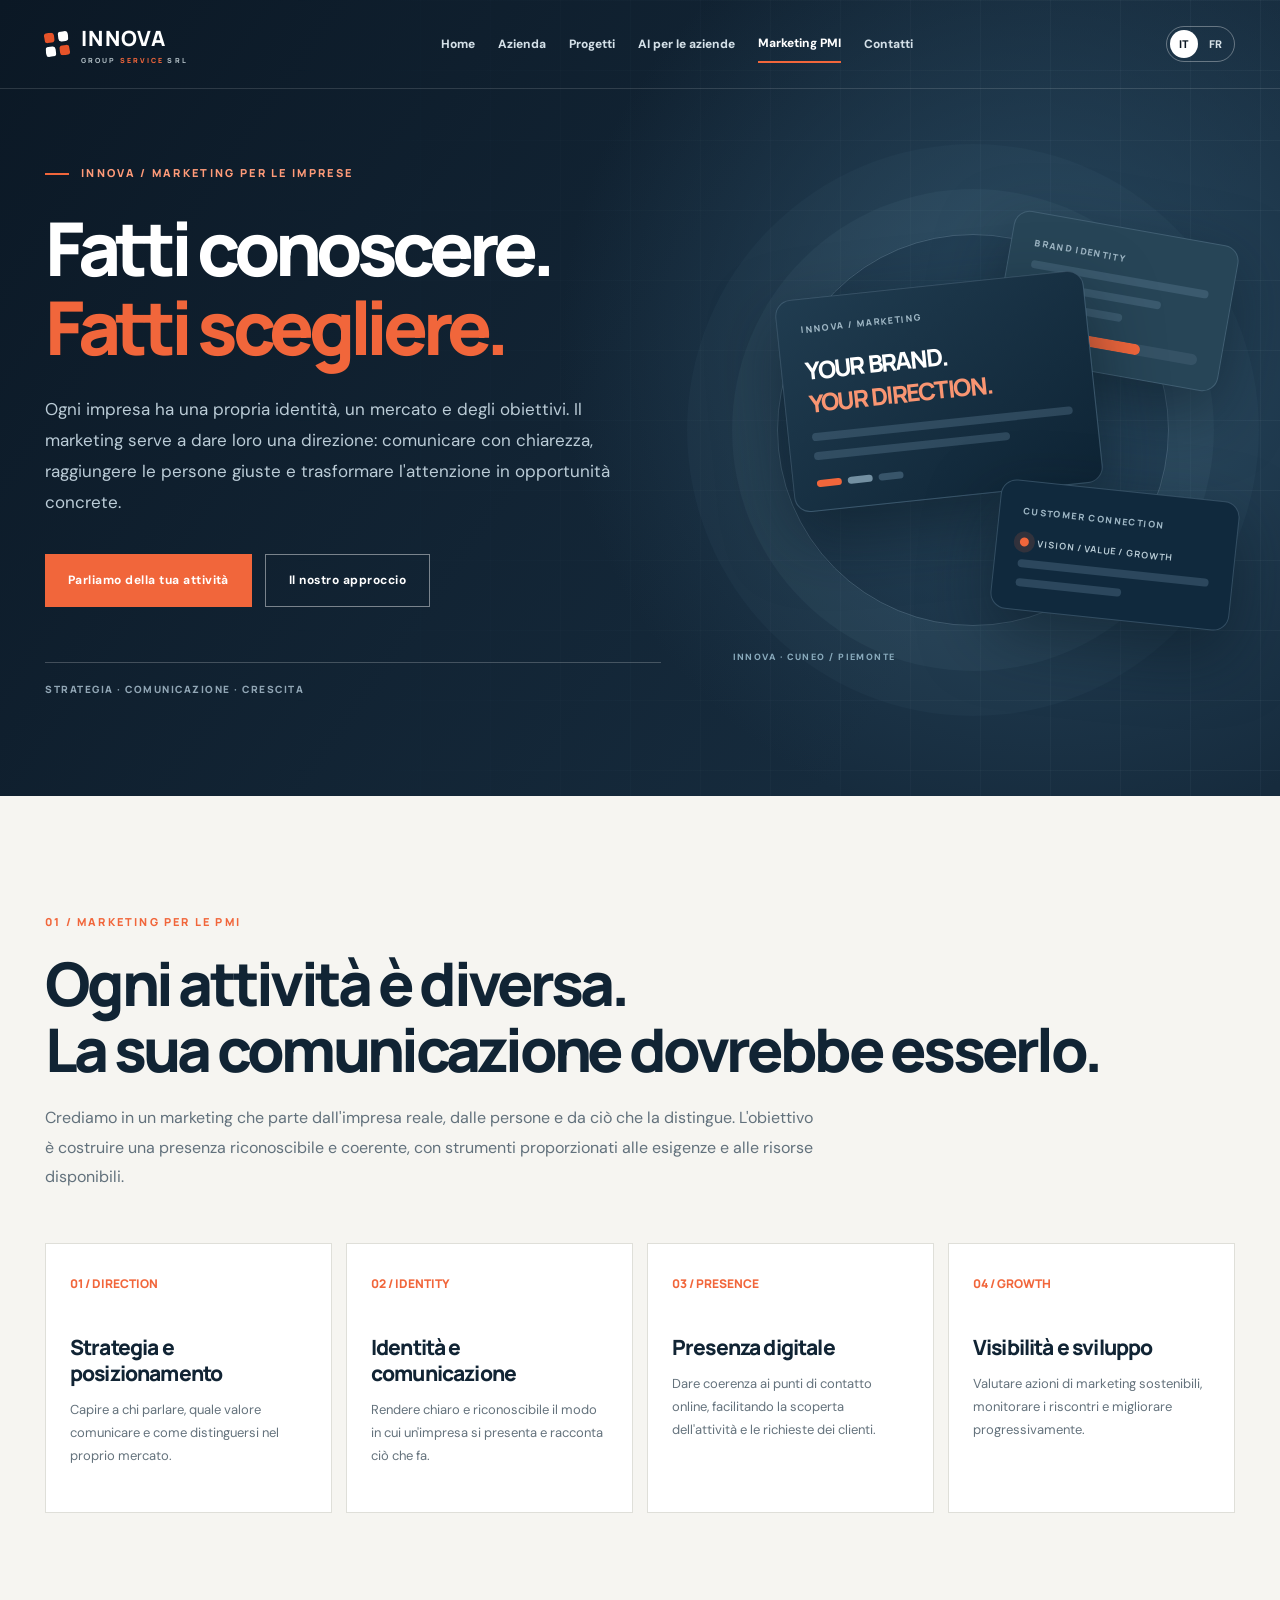
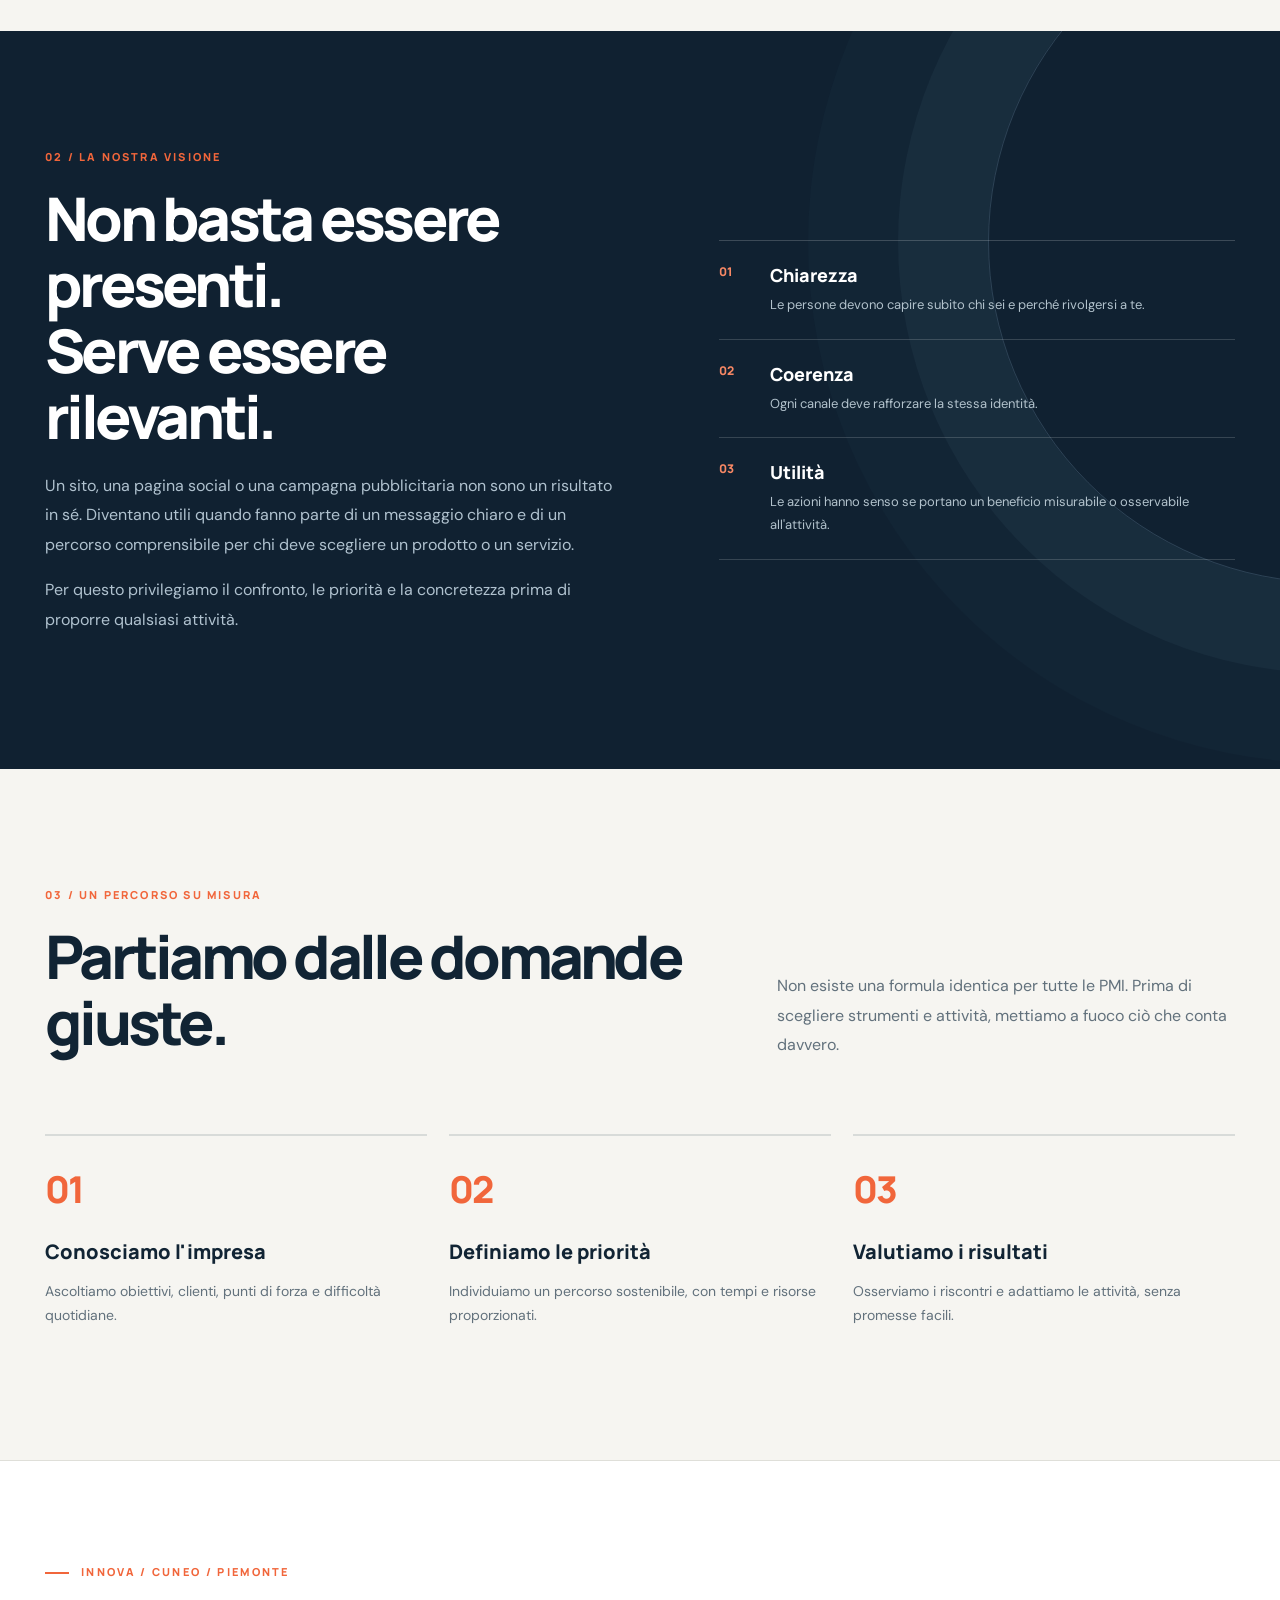
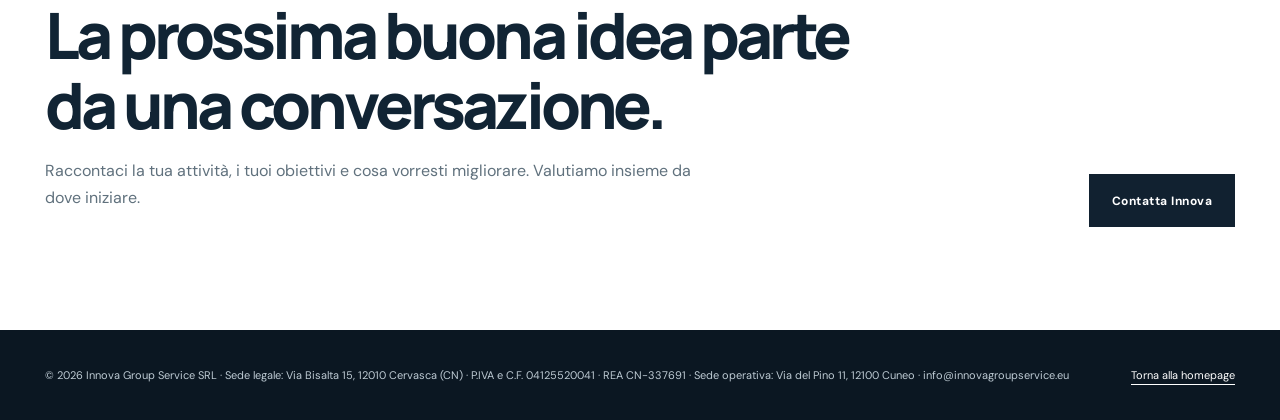
<file: marketing-pmi.html>
<!doctype html>
<html lang="it">
<head>
<meta charset="utf-8">
<meta name="viewport" content="width=device-width, initial-scale=1">
<meta name="theme-color" content="#111e2b">
<meta name="description" content="Marketing per piccole e medie imprese a Cuneo. Innova Group Service affianca le aziende nella strategia di comunicazione, nel posizionamento e nella presenza digitale.">
<title>Marketing per PMI | Innova Group Service</title>
<link rel="preconnect" href="https://fonts.googleapis.com">
<link rel="preconnect" href="https://fonts.gstatic.com" crossorigin>
<link href="https://fonts.googleapis.com/css2?family=DM+Sans:wght@400;500;600;700&family=Manrope:wght@400;500;600;700;800&display=swap" rel="stylesheet">
<style>
:root{--night:#0b1723;--navy:#111e2b;--navy2:#1a3042;--orange:#f1663b;--cream:#f6f5f1;--ink:#112434;--muted:#63727e;--line:#dfdfd9;--white:#fff}
*{box-sizing:border-box}html{scroll-behavior:smooth}body{margin:0;background:var(--cream);font-family:'DM Sans',sans-serif;color:var(--ink);-webkit-font-smoothing:antialiased}a{text-decoration:none;color:inherit}button{font:inherit} .container{width:min(1190px,calc(100% - 56px));margin:0 auto}
[data-fr]{display:none}html[lang=fr] [data-it]{display:none}html[lang=fr] [data-fr]{display:initial}
 .menu-toggle{display:none;background:transparent;border:0;color:#fff;font-size:24px;cursor:pointer}
header{position:absolute;z-index:10;top:0;left:0;right:0;color:#fff;border-bottom:1px solid #ffffff22}.nav{display:flex;align-items:center;justify-content:space-between;gap:24px;min-height:88px}.brand{display:flex;align-items:center;gap:12px;flex:none;white-space:nowrap;font:800 21px 'Manrope',sans-serif;letter-spacing:.06em}.brand-mark{display:grid;grid-template-columns:1fr 1fr;gap:3px;width:33px;height:33px;transform:rotate(-7deg)}.brand-mark i{background:var(--orange);border-radius:2px}.brand-mark i:nth-child(2),.brand-mark i:nth-child(3){background:#fff}.brand small{display:block;font-size:7px;letter-spacing:.3em;margin-top:4px}.nav-list{display:flex;align-items:center;gap:23px;font-size:12px;font-weight:800;color:#d4e0e8}.nav-list a:hover{color:#fff}.nav-list .active{color:#fff;border-bottom:2px solid var(--orange);padding:10px 0}.langs{display:flex;align-items:center;gap:2px;border:1px solid #ffffff55;border-radius:30px;padding:3px}.langs button{background:none;border:0;color:#d8e3e9;padding:7px 9px;border-radius:20px;font-size:11px;font-weight:800;cursor:pointer}.langs button[aria-pressed=true]{background:#fff;color:var(--night)}
.hero{min-height:770px;position:relative;background:radial-gradient(circle at 82% 44%,#294960 0%,transparent 43%),linear-gradient(125deg,#0b1825 0%,#162b3d 75%);color:#fff;overflow:hidden}.hero:before{content:"";position:absolute;inset:0;background-image:linear-gradient(#c1dbe70c 1px,transparent 1px),linear-gradient(90deg,#c1dbe70c 1px,transparent 1px);background-size:70px 70px;mask-image:linear-gradient(90deg,transparent 20%,#000)}.hero-inner{position:relative;min-height:770px;display:grid;grid-template-columns:1.08fr .92fr;gap:50px;align-items:center;padding:165px 0 100px}.eyebrow{font:800 11px 'Manrope',sans-serif;color:#ff9b79;letter-spacing:.21em;text-transform:uppercase}.eyebrow:before{content:"";display:inline-block;width:24px;height:2px;background:var(--orange);vertical-align:middle;margin-right:12px}.hero h1{font:800 clamp(49px,5.8vw,81px)/1.065 'Manrope',sans-serif;letter-spacing:-.072em;margin:28px 0;max-width:780px}.hero h1 em{font-style:normal;color:var(--orange)}.hero-lead{font-size:17px;line-height:1.82;color:#bbccd7;max-width:590px}.hero-actions{display:flex;gap:13px;margin-top:36px;flex-wrap:wrap}.btn{display:inline-flex;align-items:center;justify-content:center;min-height:53px;padding:16px 23px;background:var(--orange);color:#fff;font-family:'DM Sans',sans-serif;font-size:12px;font-weight:700;letter-spacing:.04em;transition:transform .22s,background .22s}.btn:hover{transform:translateY(-3px);background:#e5572d}.btn-outline{background:transparent;border:1px solid #ffffff70}.btn-outline:hover{background:#ffffff18}.hero-base{border-top:1px solid #ffffff36;padding-top:19px;margin-top:55px;font:800 10px 'Manrope',sans-serif;letter-spacing:.15em;color:#91a6b5}
.abstract{position:relative;min-height:485px;display:flex;align-items:center;justify-content:center;isolation:isolate}.abstract:before{content:"";position:absolute;width:390px;height:390px;border-radius:50%;border:1px solid #95b3c54c;box-shadow:0 0 0 45px #7facc110,0 0 0 90px #7facc10a;animation:orbit 8s ease-in-out infinite}.visual-card{position:absolute;background:#13283a;border:1px solid #66859c66;box-shadow:0 25px 65px #08152080;border-radius:16px;padding:23px;transform:rotate(-6deg)}.visual-card.main{z-index:3;width:310px;left:14%;top:20%;background:linear-gradient(145deg,#203c50,#0e2435)}.visual-card.secondary{z-index:2;width:228px;right:1%;top:8%;transform:rotate(10deg);background:#274557}.visual-card.tertiary{z-index:4;width:240px;right:0;bottom:11%;transform:rotate(6deg);background:#10293d}.v-label{font:800 9px 'Manrope',sans-serif;letter-spacing:.16em;color:#9eb6c4}.v-line{height:8px;background:#63849c55;border-radius:6px;margin-top:11px}.v-line.short{width:55%}.v-line.mid{width:75%}.v-title{font:800 24px 'Manrope',sans-serif;letter-spacing:-.06em;margin:18px 0 14px}.v-title em{font-style:normal;color:#f99572}.v-dots{display:flex;gap:6px;margin-top:20px}.v-dots i{width:25px;height:7px;border-radius:5px;background:#f1663b}.v-dots i:nth-child(2){background:#7390a2}.v-dots i:nth-child(3){background:#38556a}.progress{height:11px;border-radius:8px;background:#425e7288;margin-top:19px;overflow:hidden}.progress:before{content:"";display:block;width:68%;height:100%;background:var(--orange);border-radius:8px}.signal{display:flex;align-items:center;gap:9px;margin-top:18px}.signal i{height:9px;width:9px;background:#f1663b;border-radius:50%;box-shadow:0 0 0 6px #f1663b26}.signal span{font:700 9px 'Manrope',sans-serif;letter-spacing:.1em;color:#b9ccd6}.visual-orbit-label{position:absolute;bottom:10px;left:22px;color:#8aabbd;font-size:9px;letter-spacing:.16em;font-weight:800}@keyframes orbit{50%{box-shadow:0 0 0 65px #7facc10d,0 0 0 115px #7facc106}}
.section{padding:118px 0}.kicker{font:800 11px 'Manrope',sans-serif;letter-spacing:.2em;color:var(--orange);text-transform:uppercase}.title{font:800 clamp(40px,4.7vw,64px)/1.1 'Manrope',sans-serif;letter-spacing:-.062em;margin:21px 0}.intro{max-width:780px;color:#62717c;font-size:16px;line-height:1.85}.offer-grid{display:grid;grid-template-columns:repeat(4,1fr);gap:14px;margin-top:51px}.offer{min-height:270px;background:white;border:1px solid var(--line);padding:31px 24px;display:flex;flex-direction:column;transition:transform .22s,border-color .22s}.offer:hover{transform:translateY(-5px);border-color:#f1663b80}.offer-index{font:800 12px 'Manrope',sans-serif;color:var(--orange)}.offer h3{font:800 21px/1.25 'Manrope',sans-serif;letter-spacing:-.04em;margin:42px 0 13px}.offer p{font-size:13px;color:#64727c;line-height:1.75;margin:0}
.manifesto{background:#102131;color:#fff;position:relative;overflow:hidden}.manifesto:before{content:"";position:absolute;width:680px;height:680px;border:1px solid #57778c66;border-radius:50%;right:-390px;top:-130px;box-shadow:0 0 0 90px #57778c17,0 0 0 180px #57778c0a}.manifesto-grid{position:relative;display:grid;grid-template-columns:1fr .9fr;gap:100px;align-items:center}.manifesto .intro{color:#b0c2cf}.principles{border-top:1px solid #ffffff2f}.principle{display:grid;grid-template-columns:35px 1fr;gap:16px;padding:22px 0;border-bottom:1px solid #ffffff29}.principle b{color:#f78865;font:800 12px 'Manrope',sans-serif}.principle h3{font:800 18px 'Manrope',sans-serif;margin:0 0 7px}.principle p{color:#b2c2cc;font-size:13px;line-height:1.75;margin:0}
.method-head{display:grid;grid-template-columns:1.2fr .8fr;gap:45px;align-items:end}.method-grid{display:grid;grid-template-columns:repeat(3,1fr);gap:22px;margin-top:58px}.method{border-top:2px solid #d8dbd9;padding-top:28px}.method .num{font:800 37px 'Manrope',sans-serif;letter-spacing:-.06em;color:var(--orange)}.method h3{font:800 20px 'Manrope',sans-serif;margin:24px 0 12px}.method p{font-size:14px;line-height:1.75;color:#62717c}
.cta{padding:103px 0;background:var(--orange);color:white}.cta-inner{display:grid;grid-template-columns:1.4fr .6fr;align-items:end;gap:40px}.cta .title{font-size:clamp(41px,5vw,69px);margin-bottom:14px}.cta p{font-size:16px;line-height:1.7;max-width:660px}.cta .btn{background:#112130;justify-self:end;white-space:nowrap}.cta .btn:hover{background:#1d3445}
footer{padding:38px 0;background:#0b1722;color:#becbd4;font-size:11px}.footer-row{display:flex;justify-content:space-between;gap:30px}.footer-row a{text-decoration:underline;text-underline-offset:5px;color:white}
@media(max-width:1100px){.nav-list{gap:13px;font-size:11px}.hero-inner{gap:15px}.offer-grid{grid-template-columns:repeat(2,1fr)}.manifesto-grid{gap:35px}.visual-card.main{left:4%}}
@media(max-width:790px){.container{width:calc(100% - 38px)}.nav{min-height:76px}.brand{font-size:18px}.brand-mark{width:29px;height:29px}.nav-list{display:none}.menu-toggle{display:block;margin-left:auto}.nav-list.open{display:flex;position:absolute;top:76px;left:0;right:0;z-index:20;flex-direction:column;align-items:stretch;gap:0;padding:14px 20px 20px;background:#13283a;box-shadow:0 16px 40px #0006}.nav-list.open a{padding:13px 8px;border-bottom:1px solid #ffffff20}.hero,.hero-inner{min-height:0}.hero-inner{display:block;padding:135px 0 75px}.hero h1{font-size:clamp(49px,9.5vw,77px)}.hero-lead{font-size:15px}.abstract{min-height:440px;margin-top:30px}.section{padding:78px 0}.manifesto-grid,.method-head{grid-template-columns:1fr}.method-grid{grid-template-columns:1fr;gap:17px;margin-top:40px}.cta-inner{grid-template-columns:1fr}.cta .btn{justify-self:start}}
@media(max-width:540px){.hero h1{font-size:47px}.hero-base{margin-top:37px}.abstract{transform:scale(.82);margin:-35px -18px -42px}.offer-grid{grid-template-columns:1fr}.offer{min-height:220px}.offer h3{margin-top:25px}.title{font-size:38px}.footer-row{display:block}.footer-row a{display:block;margin-top:13px}.cta .btn{white-space:normal}}
@media(prefers-reduced-motion:reduce){*,*:before,*:after{animation:none!important;scroll-behavior:auto!important}}
.brand-symbol{display:none!important}.brand-symbol,.brand-mark,.brand-icon{display:grid!important;width:22px;height:22px;grid-template-columns:repeat(2,1fr);gap:2px;transform:none;flex:none;overflow:hidden}.brand-symbol span,.brand-mark i,.brand-icon span{display:block!important;background:#fff!important;opacity:1!important;border-radius:1px!important}.brand-symbol span:nth-child(1),.brand-symbol span:nth-child(4),.brand-mark i:nth-child(1),.brand-mark i:nth-child(4),.brand-icon span:nth-child(1),.brand-icon span:nth-child(4){background:#e65329!important}.brand-symbol span:nth-child(2),.brand-symbol span:nth-child(3),.brand-mark i:nth-child(2),.brand-mark i:nth-child(3),.brand-icon span:nth-child(2),.brand-icon span:nth-child(3){background:#fff!important}.brand-symbol,.brand-mark,.brand-icon{width:24px;height:24px;gap:4px}.brand-symbol span,.brand-mark i,.brand-icon span{border-radius:3px!important}.brand-symbol,.brand-mark,.brand-icon{transform:rotate(-7deg)}.brand-text,.brand>span:last-child{color:#fff!important}.brand-text small,.brand>span:last-child small{color:#aebbc2!important}.brand>span:last-child>span{color:#aebbc2!important}
/* 17/11/2026: fascia finale su fondo bianco */
.cta{background:#fff;color:var(--ink,#112434);border-top:1px solid #dfdfd9}.cta p{color:#60717d}.cta .eyebrow,.cta .kicker{color:#f1663b!important}.cta .eyebrow:before{background:#f1663b}
</style>
</head>
<body>
<header><div class="container nav"><a class="brand" href="/" aria-label="Innova Group Service Home"><span class="brand-mark" aria-hidden="true"><i></i><i></i><i></i><i></i></span><span>INNOVA<small>GROUP <span class="brand-service" style="color:var(--orange)">SERVICE</span> SRL</small></span></a><nav class="nav-list" id="pageNav" aria-label="Navigazione principale"><a href="/"><span data-it>Home</span><span data-fr>Accueil</span></a><a href="/azienda.html"><span data-it>Azienda</span><span data-fr>Entreprise</span></a><a href="/progetti.html"><span data-it>Progetti</span><span data-fr>Projets</span></a><a href="/centralino-ai.html"><span data-it>AI per le aziende</span><span data-fr>IA pour les entreprises</span></a><a class="active" href="/marketing-pmi.html"><span data-it>Marketing PMI</span><span data-fr>Marketing PME</span></a><a href="/#modulo"><span data-it>Contatti</span><span data-fr>Contact</span></a></nav><button class="menu-toggle" type="button" aria-label="Apri menu" aria-expanded="false" aria-controls="pageNav">☰</button><div class="langs" aria-label="Lingua"><button data-lang="it" aria-pressed="true">IT</button><button data-lang="fr" aria-pressed="false">FR</button></div></div></header>
<main>
<section class="hero"><div class="container hero-inner"><div><div class="eyebrow">INNOVA / MARKETING PER LE IMPRESE</div><h1><span data-it>Fatti conoscere.<br><em>Fatti scegliere.</em></span><span data-fr>Faites-vous connaître.<br><em>Faites-vous choisir.</em></span></h1><p class="hero-lead"><span data-it>Ogni impresa ha una propria identità, un mercato e degli obiettivi. Il marketing serve a dare loro una direzione: comunicare con chiarezza, raggiungere le persone giuste e trasformare l'attenzione in opportunità concrete.</span><span data-fr>Chaque entreprise a son identité, son marché et ses objectifs. Le marketing donne une direction : communiquer clairement, atteindre les bonnes personnes et transformer l'attention en opportunités concrètes.</span></p><div class="hero-actions"><a class="btn" href="/#modulo"><span data-it>Parliamo della tua attività</span><span data-fr>Parlons de votre activité</span></a><a class="btn btn-outline" href="#approccio"><span data-it>Il nostro approccio</span><span data-fr>Notre approche</span></a></div><div class="hero-base">STRATEGIA · COMUNICAZIONE · CRESCITA</div></div><div class="abstract" role="img" aria-label="Visualizzazione astratta di strategia, contenuti e relazioni"><div class="visual-card main"><div class="v-label">INNOVA / MARKETING</div><div class="v-title">YOUR BRAND.<br><em>YOUR DIRECTION.</em></div><div class="v-line"></div><div class="v-line mid"></div><div class="v-dots"><i></i><i></i><i></i></div></div><div class="visual-card secondary"><div class="v-label">BRAND IDENTITY</div><div class="v-line"></div><div class="v-line mid"></div><div class="v-line short"></div><div class="progress"></div></div><div class="visual-card tertiary"><div class="v-label">CUSTOMER CONNECTION</div><div class="signal"><i></i><span>VISION / VALUE / GROWTH</span></div><div class="v-line"></div><div class="v-line short"></div></div><span class="visual-orbit-label">INNOVA · CUNEO / PIEMONTE</span></div></div></section>
<section class="section" id="approccio"><div class="container"><div class="kicker">01 / MARKETING PER LE PMI</div><h2 class="title"><span data-it>Ogni attività è diversa.<br>La sua comunicazione dovrebbe esserlo.</span><span data-fr>Chaque entreprise est différente.<br>Sa communication devrait l'être aussi.</span></h2><p class="intro"><span data-it>Crediamo in un marketing che parte dall'impresa reale, dalle persone e da ciò che la distingue. L'obiettivo è costruire una presenza riconoscibile e coerente, con strumenti proporzionati alle esigenze e alle risorse disponibili.</span><span data-fr>Nous croyons à un marketing qui part de l'entreprise réelle, de ses équipes et de ce qui la distingue. Notre objectif est de construire une présence claire et cohérente, avec des outils adaptés aux besoins et aux ressources disponibles.</span></p><div class="offer-grid"><article class="offer"><div class="offer-index">01 / DIRECTION</div><h3><span data-it>Strategia e posizionamento</span><span data-fr>Stratégie et positionnement</span></h3><p><span data-it>Capire a chi parlare, quale valore comunicare e come distinguersi nel proprio mercato.</span><span data-fr>Comprendre à qui s'adresser, quelle valeur transmettre et comment se distinguer sur son marché.</span></p></article><article class="offer"><div class="offer-index">02 / IDENTITY</div><h3><span data-it>Identità e comunicazione</span><span data-fr>Identité et communication</span></h3><p><span data-it>Rendere chiaro e riconoscibile il modo in cui un'impresa si presenta e racconta ciò che fa.</span><span data-fr>Rendre claire et reconnaissable la manière dont une entreprise se présente et parle de son activité.</span></p></article><article class="offer"><div class="offer-index">03 / PRESENCE</div><h3><span data-it>Presenza digitale</span><span data-fr>Présence numérique</span></h3><p><span data-it>Dare coerenza ai punti di contatto online, facilitando la scoperta dell'attività e le richieste dei clienti.</span><span data-fr>Harmoniser les points de contact en ligne et faciliter la découverte de l'entreprise et les demandes des clients.</span></p></article><article class="offer"><div class="offer-index">04 / GROWTH</div><h3><span data-it>Visibilità e sviluppo</span><span data-fr>Visibilité et développement</span></h3><p><span data-it>Valutare azioni di marketing sostenibili, monitorare i riscontri e migliorare progressivamente.</span><span data-fr>Étudier des actions marketing durables, observer les retours et progresser dans le temps.</span></p></article></div></div></section>
<section class="section manifesto"><div class="container manifesto-grid"><div><div class="kicker">02 / LA NOSTRA VISIONE</div><h2 class="title"><span data-it>Non basta essere presenti.<br>Serve essere rilevanti.</span><span data-fr>Être présent ne suffit pas.<br>Il faut être pertinent.</span></h2><p class="intro"><span data-it>Un sito, una pagina social o una campagna pubblicitaria non sono un risultato in sé. Diventano utili quando fanno parte di un messaggio chiaro e di un percorso comprensibile per chi deve scegliere un prodotto o un servizio.</span><span data-fr>Un site, une page sociale ou une campagne ne sont pas une fin en soi. Ils prennent de la valeur lorsqu'ils servent un message clair et un parcours simple pour la personne qui choisit un produit ou un service.</span></p><p class="intro"><span data-it>Per questo privilegiamo il confronto, le priorità e la concretezza prima di proporre qualsiasi attività.</span><span data-fr>Nous privilégions donc l'échange, les priorités et le concret avant de proposer la moindre action.</span></p></div><div class="principles"><div class="principle"><b>01</b><div><h3><span data-it>Chiarezza</span><span data-fr>Clarté</span></h3><p><span data-it>Le persone devono capire subito chi sei e perché rivolgersi a te.</span><span data-fr>Les personnes doivent comprendre qui vous êtes et pourquoi vous choisir.</span></p></div></div><div class="principle"><b>02</b><div><h3><span data-it>Coerenza</span><span data-fr>Cohérence</span></h3><p><span data-it>Ogni canale deve rafforzare la stessa identità.</span><span data-fr>Chaque canal doit renforcer la même identité.</span></p></div></div><div class="principle"><b>03</b><div><h3><span data-it>Utilità</span><span data-fr>Utilité</span></h3><p><span data-it>Le azioni hanno senso se portano un beneficio misurabile o osservabile all'attività.</span><span data-fr>Les actions doivent apporter un bénéfice mesurable ou observable à l'entreprise.</span></p></div></div></div></div></section>
<section class="section"><div class="container"><div class="method-head"><div><div class="kicker">03 / UN PERCORSO SU MISURA</div><h2 class="title"><span data-it>Partiamo dalle domande giuste.</span><span data-fr>Commençons par les bonnes questions.</span></h2></div><p class="intro"><span data-it>Non esiste una formula identica per tutte le PMI. Prima di scegliere strumenti e attività, mettiamo a fuoco ciò che conta davvero.</span><span data-fr>Il n'existe pas de formule identique pour toutes les PME. Avant de choisir les outils, nous clarifions l'essentiel.</span></p></div><div class="method-grid"><div class="method"><span class="num">01</span><h3><span data-it>Conosciamo l'impresa</span><span data-fr>Comprendre l'entreprise</span></h3><p><span data-it>Ascoltiamo obiettivi, clienti, punti di forza e difficoltà quotidiane.</span><span data-fr>Écouter les objectifs, les clients, les forces et les difficultés du quotidien.</span></p></div><div class="method"><span class="num">02</span><h3><span data-it>Definiamo le priorità</span><span data-fr>Définir les priorités</span></h3><p><span data-it>Individuiamo un percorso sostenibile, con tempi e risorse proporzionati.</span><span data-fr>Identifier une démarche réaliste, avec des délais et moyens adaptés.</span></p></div><div class="method"><span class="num">03</span><h3><span data-it>Valutiamo i risultati</span><span data-fr>Évaluer les résultats</span></h3><p><span data-it>Osserviamo i riscontri e adattiamo le attività, senza promesse facili.</span><span data-fr>Observer les retours et ajuster les actions, sans promesses irréalistes.</span></p></div></div></div></section>
<section class="cta"><div class="container cta-inner"><div><div class="eyebrow" style="color:white"><span data-it>INNOVA / CUNEO / PIEMONTE</span><span data-fr>INNOVA / CONI / PIÉMONT</span></div><h2 class="title"><span data-it>La prossima buona idea parte da una conversazione.</span><span data-fr>Les bonnes idées commencent par une conversation.</span></h2><p><span data-it>Raccontaci la tua attività, i tuoi obiettivi e cosa vorresti migliorare. Valutiamo insieme da dove iniziare.</span><span data-fr>Parlez-nous de votre activité, de vos objectifs et de ce que vous souhaitez améliorer. Voyons ensemble par où commencer.</span></p></div><a class="btn" href="/#modulo"><span data-it>Contatta Innova</span><span data-fr>Contacter Innova</span></a></div></section>
</main>
<footer><div class="container footer-row"><span>© 2026 Innova Group Service SRL · <span data-it>Sede legale: Via Bisalta 15, 12010 Cervasca (CN) · P.IVA e C.F. 04125520041 · REA CN-337691 · Sede operativa: Via del Pino 11, 12100 Cuneo · info@innovagroupservice.eu</span><span data-fr>Siège social : Via Bisalta 15, 12010 Cervasca (CN, Italie) · TVA IT04125520041 · REA CN-337691 · Siège opérationnel : Via del Pino 11, 12100 Cuneo · info@innovagroupservice.eu</span></span><a href="/"><span data-it>Torna alla homepage</span><span data-fr>Retour à l'accueil</span></a></div></footer>
<script>
function setLang(lang){if(lang!=='fr')lang='it';document.documentElement.lang=lang;document.querySelectorAll('[data-lang]').forEach(btn=>btn.setAttribute('aria-pressed',String(btn.dataset.lang===lang)));try{localStorage.setItem('innova-lang',lang)}catch(e){}}
document.querySelectorAll('[data-lang]').forEach(btn=>btn.addEventListener('click',()=>setLang(btn.dataset.lang)));
const menuButton=document.querySelector('.menu-toggle'),pageNav=document.getElementById('pageNav');menuButton.addEventListener('click',()=>{const open=pageNav.classList.toggle('open');menuButton.setAttribute('aria-expanded',String(open));menuButton.textContent=open?'×':'☰'});pageNav.querySelectorAll('a').forEach(a=>a.addEventListener('click',()=>{pageNav.classList.remove('open');menuButton.setAttribute('aria-expanded','false');menuButton.textContent='☰'}));
try{setLang(localStorage.getItem('innova-lang')||'it')}catch(e){setLang('it')}
</script>
</body>
</html>
</file>
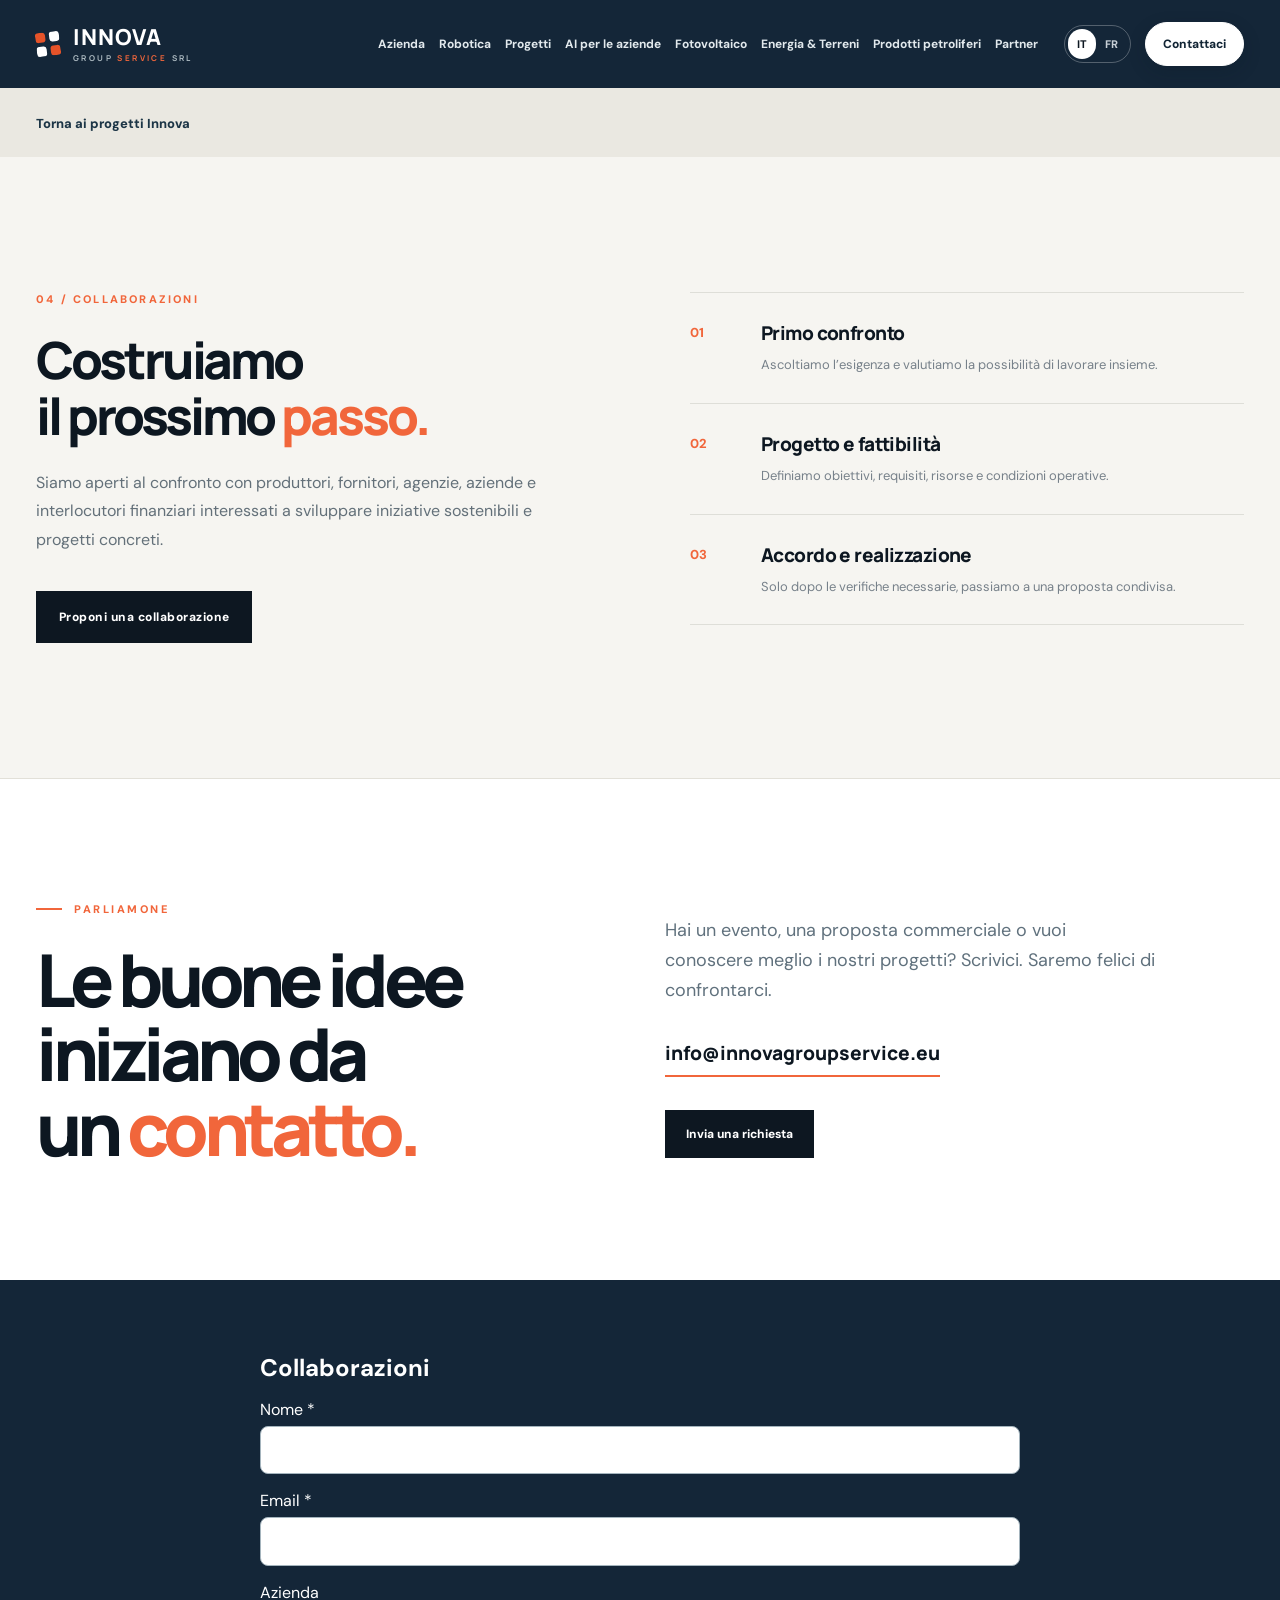
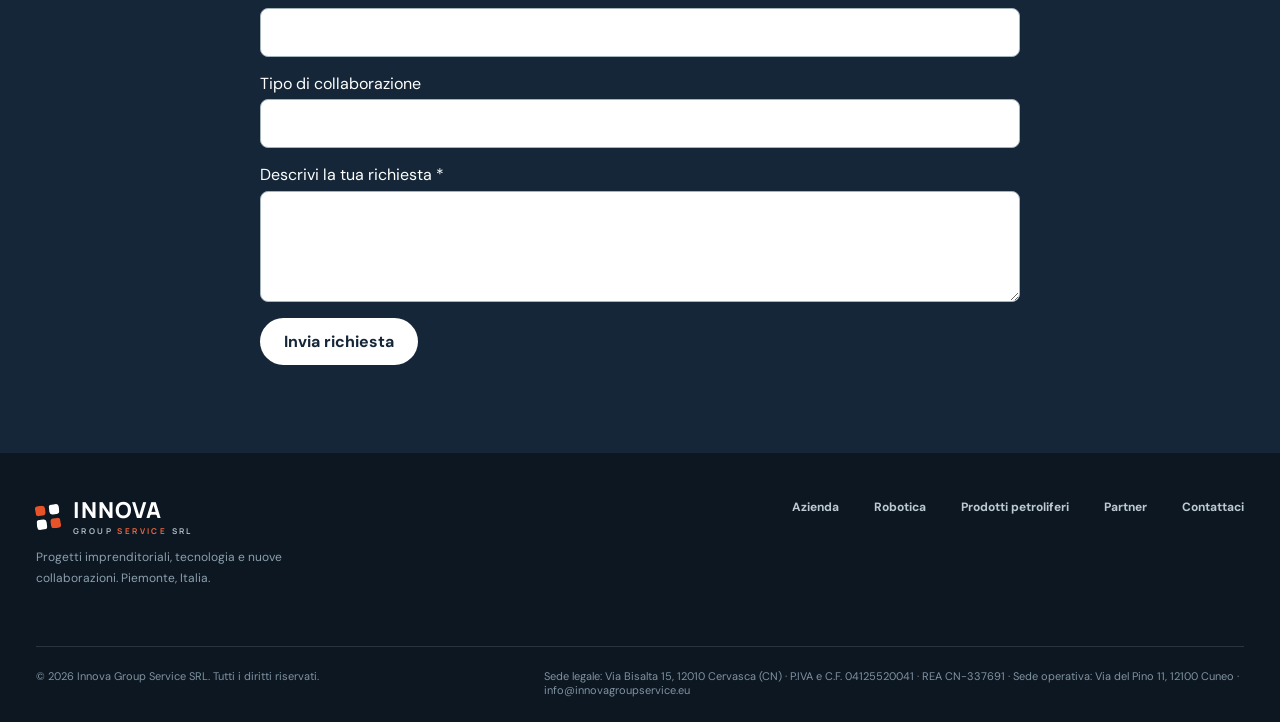
<file: partner.html>
<!doctype html>
<html lang="it">
<head>
  <meta charset="utf-8">
  <meta name="viewport" content="width=device-width, initial-scale=1">
  <meta name="theme-color" content="#111a24">
  <meta name="description" content="Innova Group Service SRL a Cuneo: progetti innovativi, servizi tecnici e centralino AI per professionisti e imprese in Piemonte. Scopri la demo interattiva.">
  <title>Collaborazioni | Innova Group Service SRL</title>
  <link rel="preconnect" href="https://fonts.googleapis.com">
  <link rel="preconnect" href="https://fonts.gstatic.com" crossorigin>
  <link href="https://fonts.googleapis.com/css2?family=DM+Sans:wght@400;500;600;700&family=Manrope:wght@400;500;600;700;800&display=swap" rel="stylesheet">
  <style>
    :root { --ink:#0d1721;--navy:#111e2b;--navy2:#1b3043;--blue:#6588a9;--orange:#f1663b;--paper:#f6f5f1;--cream:#edeae2;--white:#fff;--muted:#66717b;--border:#deded8; }
    *{box-sizing:border-box}html{scroll-behavior:smooth}body{margin:0;background:var(--paper);color:var(--ink);font-family:'DM Sans',sans-serif;-webkit-font-smoothing:antialiased}a{color:inherit;text-decoration:none}button{font:inherit}::selection{background:#f7b4a0;color:#101820}.container{width:min(1240px,calc(100% - 72px));margin:auto}
    .site-header{height:88px;position:absolute;inset:0 0 auto;z-index:20;color:#fff}.nav-inner{height:100%;display:flex;align-items:center;justify-content:space-between;gap:26px}.brand{display:flex;align-items:center;gap:13px;flex:none}.brand-symbol{display:none!important;width:39px;height:39px;display:grid;grid-template-columns:repeat(2,1fr);gap:3px;transform:rotate(-7deg)}.brand-symbol span{display:block;background:var(--orange);border-radius:2px}.brand-symbol span:nth-child(2){background:#fff;opacity:.9}.brand-symbol span:nth-child(3){background:#fff;opacity:.9}.brand-symbol span:nth-child(4){background:var(--orange)}.brand-text{font:800 22px/1 'Manrope',sans-serif;letter-spacing:.05em}.brand-text small{display:block;margin-top:6px;font:700 8px/1 'Manrope',sans-serif;letter-spacing:.30em}.nav-links{display:flex;align-items:center;gap:32px;margin-left:auto}.nav-links a{font-size:13px;font-weight:700;color:#e2e9ed;transition:color .2s}.nav-links a:hover{color:#fff}.nav-actions{display:flex;align-items:center;gap:14px}.lang-switch{display:flex;align-items:center;border:1px solid #ffffff45;border-radius:100px;padding:3px}.lang-switch button{font-size:11px;font-weight:800;color:#c8d0d7;background:transparent;border:0;border-radius:30px;padding:8px 9px;cursor:pointer}.lang-switch button.active{background:#fff;color:var(--ink)}.header-cta{display:inline-flex;align-items:center;gap:16px;padding:13px 17px;border:1px solid #ffffff55;font-size:12px;font-weight:800;white-space:nowrap}.header-cta:hover{background:#ffffff15}.mobile-menu{display:none;background:transparent;border:0;color:white;cursor:pointer}
    .hero{background:#122232;color:white;min-height:810px;position:relative;overflow:hidden;display:flex;align-items:center}.hero:before{content:"";position:absolute;inset:0;background:radial-gradient(ellipse 65% 70% at 83% 48%,#25435e 0%,#122637 42%,transparent 80%),linear-gradient(125deg,#0d1926 0%,#162838 80%)}.hero:after{content:"";position:absolute;top:0;bottom:0;right:28%;width:1px;background:#ffffff12}.hero-grid{position:absolute;inset:0;opacity:.18;background-image:linear-gradient(#7391a621 1px,transparent 1px),linear-gradient(90deg,#7391a621 1px,transparent 1px);background-size:72px 72px;mask-image:linear-gradient(to right,transparent 25%,black)}.hero-content{position:relative;z-index:3;padding:150px 0 100px;width:100%}.hero-copy{width:54%;max-width:710px}.eyebrow{display:inline-flex;align-items:center;gap:12px;font-size:11px;font-weight:800;letter-spacing:.23em;text-transform:uppercase}.eyebrow:before{content:"";width:26px;height:2px;background:var(--orange)}.hero .eyebrow{color:#c0d2de}.hero h1{margin:32px 0 25px;font:800 clamp(56px,6.7vw,101px)/1.035 'Manrope',sans-serif;letter-spacing:-.077em}.hero h1 em{font-style:normal;color:var(--orange)}.hero-desc{font-size:17px;line-height:1.75;color:#b6c4ce;max-width:530px}.hero-buttons{display:flex;align-items:center;gap:20px;margin-top:38px;flex-wrap:wrap}.btn{display:inline-flex;align-items:center;justify-content:center;gap:24px;min-height:52px;padding:15px 23px;font-size:12px;font-weight:800;letter-spacing:.04em;transition:transform .2s,background .2s}.btn:hover{transform:translateY(-2px)}.btn-primary{background:var(--orange);color:#fff}.btn-primary:hover{background:#e35428}.btn-outline{border:1px solid #ffffff58;color:white}.btn-outline:hover{background:#ffffff12}.btn-ink{background:var(--ink);color:#fff}.arrow-icon{width:20px;height:20px;display:block;flex:none;stroke:currentColor;fill:none;stroke-width:1.75;stroke-linecap:round;stroke-linejoin:round;transition:transform .2s}.arrow-icon-down{stroke-width:1.65}.btn:hover .arrow-icon:not(.arrow-icon-down),.header-cta:hover .arrow-icon,.contact-btn:hover .arrow-icon{transform:translate(2px,-2px)}.btn:hover .arrow-icon-down{transform:translateY(2px)}.hero-note{border-top:1px solid #ffffff3d;margin-top:75px;padding-top:22px;display:flex;align-items:center;gap:13px;font-size:11px;letter-spacing:.12em;color:#92a6b6;text-transform:uppercase;font-weight:700}.hero-note span{width:7px;height:7px;background:var(--orange);border-radius:50%}
    .hero-art{position:absolute;z-index:2;right:-4%;top:3%;width:57%;height:94%;pointer-events:none;opacity:.97}.hero-art svg{width:100%;height:100%;overflow:visible}.hero-art .orbit{transform-origin:455px 405px;transform-box:view-box;animation:orbit 35s linear infinite}.hero-art .planet-orbit{transform-origin:455px 405px;transform-box:view-box}.hero-art .planet-orbit-one{animation:planetOrbitOne 15s linear infinite}.hero-art .planet-orbit-two{animation:planetOrbitTwo 23s linear infinite}.hero-art .planet-orbit-three{animation:planetOrbitThree 31s linear infinite}.hero-art .glow{filter:blur(24px);opacity:.23}.hero-art .contour{stroke:#7ba5c0;stroke-width:1;opacity:.28;fill:none}.hero-art .outline{stroke:#a9c9df;stroke-width:2.5;fill:url(#metal)}.hero-art .detail{stroke:#80a6bf;stroke-width:2;fill:none}.hero-art .orange{fill:var(--orange)}@keyframes orbit{to{transform:rotate(360deg)}}@keyframes planetOrbitOne{from{transform:rotate(35deg)}to{transform:rotate(395deg)}}@keyframes planetOrbitTwo{from{transform:rotate(145deg)}to{transform:rotate(-215deg)}}@keyframes planetOrbitThree{from{transform:rotate(265deg)}to{transform:rotate(625deg)}}
    .ticker{background:#e7e4dc;border-bottom:1px solid #d5d4cd}.ticker-inner{min-height:73px;display:flex;justify-content:space-between;align-items:center;gap:20px}.ticker-label{font-size:10px;color:#656e73;letter-spacing:.2em;font-weight:800;text-transform:uppercase}.ticker-right{display:flex;gap:54px;align-items:center;color:#344352;font-size:12px;font-weight:800;letter-spacing:.08em}.ticker-right b{color:var(--orange);padding-right:7px}
    section{scroll-margin-top:80px}.intro{padding:142px 0 135px}.section-top{display:flex;justify-content:space-between;align-items:start;gap:40px}.section-number{font-size:11px;color:var(--orange);letter-spacing:.2em;font-weight:800}.section-title{font:800 clamp(39px,4.5vw,68px)/1.09 'Manrope',sans-serif;letter-spacing:-.055em;margin:22px 0 0}.section-title span{color:var(--orange)}.section-lead{max-width:430px;color:#5d6870;font-size:16px;line-height:1.8;padding-top:55px}.intro-grid{margin-top:70px;display:grid;grid-template-columns:repeat(3,1fr);border-top:1px solid var(--border);border-bottom:1px solid var(--border)}.intro-stat{padding:40px 38px;border-right:1px solid var(--border)}.intro-stat:first-child{padding-left:0}.intro-stat:last-child{border-right:0}.intro-stat b{display:block;font:800 23px/1.2 'Manrope',sans-serif;margin-bottom:13px;letter-spacing:-.035em}.intro-stat p{font-size:13px;color:#63707a;line-height:1.7;margin:0}
    .project{background:var(--navy);color:white;overflow:hidden}.project-inner{min-height:640px;display:grid;grid-template-columns:1fr 1fr}.project-image{position:relative;background:radial-gradient(ellipse at 50% 35%,#426078 0%,#1a3042 43%,#0d1924 100%);display:flex;align-items:center;justify-content:center;overflow:hidden}.project-image:before{content:"";position:absolute;inset:-10%;background:repeating-linear-gradient(90deg,transparent 0 78px,#ffffff09 79px 80px)}.robot-visual{width:min(75%,465px);position:relative;z-index:2;filter:drop-shadow(8px 20px 35px #06101990)}.image-caption{position:absolute;left:35px;bottom:28px;color:#d4dfe8;font-size:10px;letter-spacing:.15em;text-transform:uppercase;font-weight:800}.image-badge{position:absolute;right:32px;top:32px;border:1px solid #ffffff60;border-radius:30px;padding:10px 15px;color:#e3ebef;font-size:10px;letter-spacing:.12em;text-transform:uppercase;font-weight:800}.image-badge span{color:var(--orange)}.project-copy{padding:96px clamp(38px,6vw,110px);display:flex;flex-direction:column;justify-content:center}.project h2{font:800 clamp(41px,4.5vw,67px)/1.08 'Manrope',sans-serif;letter-spacing:-.06em;margin:30px 0 21px}.project-copy>p{max-width:470px;color:#b1c1ce;line-height:1.75;font-size:16px}.project-points{padding:0;margin:30px 0 38px;list-style:none}.project-points li{display:flex;align-items:center;gap:15px;padding:13px 0;border-bottom:1px solid #ffffff1a;color:#e4edf4;font-size:14px}.project-points li:before{content:"";width:7px;height:7px;background:var(--orange);border-radius:50%;flex:none}.project .btn{align-self:flex-start}
    .occasions{padding:128px 0;background:#f2f0ea}.occasions-head{display:flex;align-items:end;justify-content:space-between;gap:48px;margin-bottom:47px}.occasions-head .section-title{max-width:750px}.occasions-lead{max-width:370px;color:#647079;line-height:1.8;font-size:15px}.occasion-grid{display:grid;grid-template-columns:repeat(3,minmax(0,1fr));gap:14px}.occasion-card{background:#fff;padding:31px;min-height:225px;border:1px solid #e1dfd7;display:flex;flex-direction:column;transition:transform .2s,border-color .2s}.occasion-card:hover{transform:translateY(-4px);border-color:#f1663b77}.occasion-card-top{display:flex;align-items:center;justify-content:space-between;color:var(--orange);font-weight:800;font-size:12px;letter-spacing:.13em}.occasion-card-top .occasion-mark{width:21px;height:21px;display:block;fill:none;stroke:currentColor;stroke-width:1.65;stroke-linecap:round;stroke-linejoin:round}.occasion-card h3{font:800 23px/1.25 'Manrope',sans-serif;letter-spacing:-.04em;margin:26px 0 10px}.occasion-card p{font-size:13px;line-height:1.7;color:#68747c;margin:0}.occasion-bottom{border-top:1px solid #d7d8d3;margin-top:34px;padding-top:28px;display:flex;justify-content:space-between;align-items:center;gap:25px}.occasion-bottom p{max-width:500px;font-size:14px;line-height:1.7;color:#69737b;margin:0}.occasion-bottom .btn{white-space:nowrap}
    .solutions{padding:135px 0}.solutions-head{display:flex;justify-content:space-between;align-items:end;gap:40px;margin-bottom:58px}.solutions-head p{max-width:380px;color:#63707a;line-height:1.7}.cards{display:grid;grid-template-columns:repeat(3,1fr);gap:16px}.service-card{background:#ebe9e3;min-height:370px;padding:35px;display:flex;flex-direction:column;transition:background .2s,transform .2s}.service-card:hover{background:#e4e0d7;transform:translateY(-4px)}.card-icon{width:62px;height:62px;border:1px solid #c8cbc9;display:flex;align-items:center;justify-content:center;color:var(--orange)}.card-icon svg{width:30px;height:30px}.card-index{color:#879099;font-size:11px;letter-spacing:.15em;font-weight:800;margin-top:38px}.service-card h3{font:800 25px/1.25 'Manrope',sans-serif;letter-spacing:-.04em;margin:14px 0}.service-card p{font-size:14px;line-height:1.7;color:#647079;max-width:285px;margin:0}.service-card .card-arrow{margin-top:auto;align-self:flex-end;width:24px;height:24px;color:var(--orange)}
    .geo{background:#e9e6de;padding:115px 0;position:relative;overflow:hidden}.geo:before{content:"";position:absolute;right:-170px;top:-220px;width:770px;height:770px;border:1px solid #cdd3d3;border-radius:50%;box-shadow:0 0 0 80px #d5dcdb30,0 0 0 160px #d5dcdb28,0 0 0 240px #d5dcdb20}.geo-inner{position:relative;display:grid;grid-template-columns:1.05fr 1fr;gap:100px;align-items:center}.geo h2{font:800 clamp(40px,4.5vw,66px)/1.1 'Manrope',sans-serif;letter-spacing:-.06em;margin:25px 0}.geo p{line-height:1.8;color:#62707c;max-width:500px}.geo-locations{display:grid;gap:12px}.location-item{background:#f5f3ee;padding:25px 30px;display:flex;justify-content:space-between;align-items:center;gap:20px;border-left:3px solid transparent}.location-item:first-child{border-left-color:var(--orange)}.location-item b{display:block;font:800 19px 'Manrope',sans-serif;letter-spacing:-.035em}.location-item small{color:#819098;display:block;margin-top:5px}.location-item>span{font:800 12px 'Manrope',sans-serif;color:#d9633d;letter-spacing:.1em}
    .partners{padding:135px 0}.partner-wrap{display:grid;grid-template-columns:1fr 1fr;gap:100px;align-items:start}.partners h2{font:800 clamp(41px,4vw,62px)/1.1 'Manrope',sans-serif;letter-spacing:-.06em;margin:25px 0}.partners p{line-height:1.8;color:#637079;max-width:540px}.partner-steps{counter-reset:steps;border-top:1px solid var(--border)}.partner-step{padding:27px 0;border-bottom:1px solid var(--border);display:grid;grid-template-columns:56px 1fr;gap:15px}.partner-step:before{counter-increment:steps;content:"0" counter(steps);font-size:13px;color:var(--orange);font-weight:800;padding-top:4px}.partner-step b{display:block;font:800 19px 'Manrope',sans-serif;letter-spacing:-.03em;margin-bottom:7px}.partner-step small{font-size:13px;line-height:1.6;color:#77818a}
    .contact{background:var(--orange);color:#fff;padding:115px 0}.contact-content{display:grid;grid-template-columns:1fr 1fr;gap:50px;align-items:end}.contact .eyebrow:before{background:white}.contact h2{font:800 clamp(55px,5.7vw,88px)/1.02 'Manrope',sans-serif;letter-spacing:-.075em;margin:26px 0 0}.contact-right{padding-bottom:7px}.contact-right p{font-size:18px;line-height:1.65;max-width:490px;margin:0 0 35px;color:#fff5ef}.contact-email{display:inline-block;font:800 clamp(16px,1.5vw,22px) 'Manrope',sans-serif;padding-bottom:9px;border-bottom:2px solid #fff;overflow-wrap:anywhere}.contact-email:hover{opacity:.75}.contact-btn{display:inline-flex;align-items:center;gap:14px;margin-top:33px;background:var(--ink);padding:16px 21px;font-weight:800;font-size:12px}
    footer{background:#0c1722;color:#bdc9d2;padding:46px 0 25px}.footer-main{display:flex;justify-content:space-between;gap:36px;align-items:start}.footer-main .brand{color:#fff}.footer-main p{font-size:12px;line-height:1.75;max-width:330px;color:#8da0ad}.footer-links{display:flex;gap:35px;font-size:12px;font-weight:700}.footer-links a:hover{color:white}.footer-bottom{border-top:1px solid #ffffff20;padding-top:22px;margin-top:45px;display:flex;justify-content:space-between;gap:30px;font-size:11px;color:#8193a1}.footer-bottom span{max-width:700px}
    @media(max-width:1100px){.nav-links{gap:18px}.hero-art{right:-13%;width:62%;opacity:.55}.hero-copy{width:70%}.project-copy{padding:65px 48px}.geo-inner{gap:50px}.partner-wrap{gap:50px}}
    @media(max-width:760px){.container{width:calc(100% - 38px)}.site-header{height:76px}.brand-text{font-size:17px}.brand-text small{font-size:7px}.brand-symbol{display:none!important;height:32px;width:32px}.header-cta{display:none}.mobile-menu{display:block;padding:8px;font-size:24px}.nav-links{display:none;position:absolute;top:70px;left:0;right:0;flex-direction:column;align-items:stretch;gap:0;padding:12px 20px 20px;background:#152638;box-shadow:0 20px 40px #0c18268a}.nav-links.open{display:flex}.nav-links a{padding:13px;border-bottom:1px solid #ffffff15}.hero{min-height:760px}.hero-content{padding:155px 0 80px}.hero-copy{width:100%}.hero h1{font-size:clamp(51px,11.5vw,72px);max-width:600px}.hero-desc{font-size:15px;max-width:460px}.hero-art{right:-70%;top:4%;width:145%;opacity:.22}.hero-note{margin-top:76px;font-size:9px}.ticker-inner{padding:18px 0;display:block}.ticker-right{gap:16px;margin-top:12px;flex-wrap:wrap;font-size:10px}.intro,.solutions,.partners{padding:85px 0}.section-top,.solutions-head{display:block}.section-lead{padding:15px 0 0}.intro-grid,.cards{grid-template-columns:1fr}.intro-grid{margin-top:35px}.intro-stat,.intro-stat:first-child{border-right:0;border-bottom:1px solid var(--border);padding:25px 0}.intro-stat:last-child{border-bottom:0}.project-inner{grid-template-columns:1fr}.project-image{min-height:430px}.robot-visual{width:min(67%,315px)}.project-copy{padding:66px 20px 75px}.solutions-head{margin-bottom:35px}.service-card{min-height:295px;padding:27px}.card-index{margin-top:30px}.geo{padding:80px 0}.geo-inner,.partner-wrap,.contact-content{grid-template-columns:1fr;gap:35px}.geo:before{opacity:.5}.partners h2,.geo h2{font-size:43px}.contact{padding:85px 0}.contact h2{font-size:61px}.contact-right p{font-size:16px}.footer-main,.footer-bottom{display:block}.footer-links{margin-top:30px;gap:20px;flex-wrap:wrap}.footer-bottom>*{display:block;margin-top:10px}}
    @media(max-width:900px){.occasions-head{display:block}.occasions-lead{max-width:650px}.occasion-grid{grid-template-columns:repeat(2,minmax(0,1fr))}.occasion-bottom{align-items:flex-start;flex-direction:column}}
    @media(max-width:760px){.occasions{padding:82px 0}.occasions-head{margin-bottom:32px}.occasion-grid{grid-template-columns:1fr}.occasion-card{min-height:190px}.occasion-bottom .btn{white-space:normal}}

    /* Salute to the temple: the original face and body never move. */
    .robot-visual{overflow:visible}
    @media(max-width:760px){
      .project-image{min-height:0;padding:28px 18px 29px;display:flex;flex-direction:column;gap:17px}
      .image-badge{position:relative;top:auto;right:auto;order:0;align-self:center;max-width:100%;padding:9px 13px;font-size:9px;line-height:1.4;letter-spacing:.1em;text-align:center}
      .project-image .robot-visual{order:1;width:min(68vw,286px);height:auto;flex:none}
      .image-caption{position:relative;left:auto;bottom:auto;order:2;max-width:100%;font-size:9px;line-height:1.5;letter-spacing:.10em;text-align:center}
    }
    @media(prefers-reduced-motion:reduce){html{scroll-behavior:auto}.hero-art .orbit,.hero-art .planet-orbit{animation:none}.btn,.service-card{transition:none}}
    /* Keep the hero aligned with the global grid and its note on one line. */
    .hero-content.container{width:min(1240px,calc(100% - 72px))}
    .hero-note span:not(:first-child){width:auto;height:auto;background:none;border-radius:0}
    @media(max-width:760px){.hero-content.container{width:calc(100% - 38px)}}
    .heritage{padding:110px 0;background:#e9e6de}.heritage-grid{display:grid;grid-template-columns:.8fr 1.2fr;gap:100px;align-items:start}.heritage-year{font:800 clamp(92px,12vw,180px)/.9 'Manrope',sans-serif;letter-spacing:-.09em;color:#cfcec6;margin:25px 0}.heritage-copy h2{font:800 clamp(38px,4.5vw,62px)/1.08 'Manrope',sans-serif;letter-spacing:-.055em;margin:20px 0 26px}.heritage-copy h2 span{color:var(--orange)}.heritage-copy>p{color:#53616c;line-height:1.8;font-size:16px;max-width:670px}.heritage-features{display:grid;grid-template-columns:1fr 1fr;gap:18px;margin-top:35px}.heritage-feature{border-top:2px solid #c4c8c8;padding-top:17px}.heritage-feature b{display:block;font:800 19px 'Manrope',sans-serif;margin-bottom:9px}.heritage-feature p{font-size:13px;line-height:1.65;color:#637079;margin:0}
    @media(max-width:760px){.heritage{padding:80px 0}.heritage-grid{grid-template-columns:1fr;gap:8px}.heritage-year{font-size:95px;margin:15px 0}.heritage-features{grid-template-columns:1fr}}
  
    /* Innova Voice: integrated business service */
    .voice-section{padding:106px 0;background:#132638;color:#f7f8f7;position:relative;overflow:hidden}
    .voice-section:before{content:"";position:absolute;inset:0;background:radial-gradient(ellipse at 90% 10%,#2c4e644a,transparent 55%);pointer-events:none}
    .voice-section .container{position:relative}
    .voice-head{display:grid;grid-template-columns:1.1fr .9fr;gap:55px;align-items:end;margin-bottom:34px}
    .voice-section .section-number{color:#afc7d2}
    .voice-head h2{font:800 clamp(38px,4.6vw,70px)/1.05 'Manrope',sans-serif;letter-spacing:-.065em;margin:18px 0 0}
    .voice-head h2 span{color:#ff8560}
    .voice-lead{font-size:16px;line-height:1.8;color:#becdd8;margin:0}
    .voice-tags{display:flex;flex-wrap:wrap;gap:8px;margin:0 0 28px}
    .voice-tags span{display:inline-flex;border:1px solid #ffffff25;border-radius:100px;padding:9px 14px;color:#dbe8ee;font-size:12px;font-weight:700}
    .voice-grid{display:grid;grid-template-columns:.85fr 1.15fr;gap:24px;align-items:stretch}
    .voice-value{padding:30px;border:1px solid #ffffff20;background:#ffffff0a}
    .voice-value h3{font:800 23px/1.2 'Manrope',sans-serif;margin:0 0 19px}
    .voice-steps{display:grid;gap:18px}
    .voice-steps div{display:flex;gap:15px;align-items:start;font-size:14px;color:#c6d3dd;line-height:1.6}
    .voice-steps b{font:800 18px 'Manrope',sans-serif;color:#ff865f}
    .voice-note{margin:24px 0 0;padding-top:22px;border-top:1px solid #ffffff20;font-size:12px;line-height:1.6;color:#a9bcc9}
    .voice-demo{background:#f9faf8;border:1px solid #fff3;color:#182331;overflow:hidden;box-shadow:0 22px 50px #0002}
    .voice-demo-top{background:#e7eee9;padding:22px 24px;display:flex;align-items:center;justify-content:space-between;gap:16px}
    .voice-demo-top h3{font:800 18px 'Manrope',sans-serif;margin:0}
    .voice-demo-top small{font-size:11px;color:#4d626c}
    .voice-demo-led{width:9px;height:9px;border-radius:50%;background:#19a67d;box-shadow:0 0 0 5px #19a67d20;flex:none}
    .voice-tabs{display:flex;gap:6px;overflow:auto;padding:14px 18px;border-bottom:1px solid #dfe7e6}
    .voice-tabs button{white-space:nowrap;border:1px solid #d2dcda;border-radius:30px;padding:9px 12px;background:white;color:#344958;font-size:12px;font-weight:700;cursor:pointer}
    .voice-tabs button[aria-selected="true"]{border-color:#ec6f48;background:#ffe5dc;color:#8f331d}
    .voice-chat{height:205px;overflow:auto;display:flex;flex-direction:column;gap:10px;padding:20px;background:#f9faf8}
    .voice-bubble{max-width:88%;border-radius:14px;padding:11px 14px;font-size:13px;line-height:1.55;white-space:pre-wrap}
    .voice-bubble.bot{align-self:flex-start;border-bottom-left-radius:3px;background:#e3eae8}
    .voice-bubble.client{align-self:flex-end;border-bottom-right-radius:3px;background:#c9e2ed}
    .voice-demo-actions{padding:0 18px 14px;display:flex;flex-wrap:wrap;gap:7px}
    .voice-demo-actions button{border:1px solid #ccdbd9;background:#fff;color:#1a4052;padding:9px 12px;border-radius:18px;font-size:12px;cursor:pointer}
    .voice-demo-form{display:flex;gap:8px;margin:0 18px 12px}
    .voice-demo-form input{flex:1;min-width:0;border:1px solid #cdd9d7;border-radius:4px;background:#fff;color:#122230;padding:11px;font:inherit;font-size:13px}
    .voice-demo-form button,.voice-audio{background:#173246;color:white;border:0;padding:10px 13px;font-size:12px;font-weight:700;cursor:pointer}
    .voice-demo-bottom{padding:12px 18px;background:#edf3f2;color:#536773;font-size:11px;line-height:1.55}
    .voice-audio{margin:0 0 12px 18px;background:transparent;border:1px solid #b4c9d0;color:#173246}
    .voice-demo-status{background:#f9faf8;padding:0 18px 13px;display:flex;align-items:center;gap:7px;color:#476775;font-size:11px;font-weight:700}
    .voice-demo-status-led{display:inline-block;height:7px;width:7px;border-radius:50%;background:#28a37b}
    .voice-chat{height:300px}
    .voice-summary{align-self:stretch;max-width:100%;background:#fff;border:1px solid #b6d3d1;border-left:4px solid #e9794c;border-radius:10px;padding:13px 16px;line-height:1.7;font-size:12px;color:#183645;white-space:pre-line}
    .voice-demo-form #voiceMic{background:#eff5f3;color:#183645;border:1px solid #ccdbd9;border-radius:5px;padding:8px 12px;font-size:16px}
    .voice-demo-form #voiceMic[hidden],.voice-audio[hidden]{display:none}
    .voice-demo-form #voiceMic.listening{color:#fff;background:#b84332;animation:voiceMicPulse 1.2s ease-in-out infinite}
    @keyframes voiceMicPulse{50%{box-shadow:0 0 0 5px #b8433228}}
    .voice-eyebrow{display:block;color:#ff9c7f;letter-spacing:.17em;font-size:10px;font-weight:800;margin-bottom:13px}
    .voice-expand-intro{max-width:795px;margin:75px 0 27px}
    .voice-expand-intro h3,.voice-sector-head h3,.voice-snapshot h3,.voice-setup h3,.voice-faq h3{font:800 clamp(25px,3vw,39px)/1.14 'Manrope',sans-serif;letter-spacing:-.045em;margin:0 0 12px}
    .voice-expand-intro p,.voice-sector-head p,.voice-snapshot-copy p,.voice-faq-head p{color:#b8cbd4;font-size:14px;line-height:1.8;margin:0}
    .voice-feature-grid{display:grid;grid-template-columns:repeat(3,minmax(0,1fr));border-top:1px solid #ffffff2c;border-bottom:1px solid #ffffff2c}
    .voice-feature-item{padding:27px 25px 30px;border-right:1px solid #ffffff24;border-bottom:1px solid #ffffff24}
    .voice-feature-item:nth-child(3n){border-right:none}
    .voice-feature-item:nth-last-child(-n+3){border-bottom:0}
    .voice-feature-item>span{font-size:10px;color:#ff9978;letter-spacing:.12em;font-weight:800}
    .voice-feature-item h4{font:800 18px/1.25 'Manrope',sans-serif;letter-spacing:-.025em;margin:17px 0 9px}
    .voice-feature-item p{font-size:13px;line-height:1.75;color:#b9ccd6;margin:0}
    .voice-sector-head{display:flex;justify-content:space-between;align-items:end;gap:40px;margin:85px 0 25px}
    .voice-sector-head>div{max-width:600px}
    .voice-sector-head p{max-width:380px}
    .voice-sector-grid{display:grid;grid-template-columns:repeat(4,minmax(0,1fr));gap:14px}
    .voice-sector-item{display:flex;flex-direction:column;min-height:268px;background:#1d3548;border:1px solid #ffffff1d;padding:23px 21px;transition:background .2s,border-color .2s}
    .voice-sector-item:hover{background:#24445a;border-color:#ffffff45}
    .voice-sector-code{display:flex;justify-content:space-between;align-items:center;gap:10px;font:800 13px 'Manrope',sans-serif;color:#ff9c7f}
    .voice-sector-code span{font:700 9px 'DM Sans',sans-serif;letter-spacing:.09em;color:#bdcdd6}
    .voice-sector-item h4{font:800 19px/1.3 'Manrope',sans-serif;margin:24px 0 9px;letter-spacing:-.03em}
    .voice-sector-item p{font-size:12px;line-height:1.75;color:#bdd0da;margin:0 0 25px}
    .voice-sector-item button{border:0;border-top:1px solid #ffffff35;background:none;padding:14px 0 0;color:#ffe1d8;font-size:11px;font-weight:800;display:flex;justify-content:space-between;align-items:center;gap:8px;width:100%;margin-top:auto;cursor:pointer;text-align:left}
    .voice-sector-item button:hover,.voice-sector-item button:focus-visible{color:#fff}
    .voice-sector-item button span:last-child{font-size:21px;line-height:1}
    .voice-snapshot{display:grid;grid-template-columns:1fr .95fr;gap:55px;align-items:center;margin:90px 0 0;padding:46px 0;border-top:1px solid #ffffff26;border-bottom:1px solid #ffffff26}
    .voice-snapshot-copy{max-width:525px}
    .voice-snapshot-copy h3{max-width:460px}
    .voice-snapshot-copy p{margin:16px 0 24px}
    .voice-channel-title{font-size:11px;color:#ff9c7f;font-weight:800;margin:20px 0 10px}
    .voice-channel-list{display:flex;flex-wrap:wrap;gap:7px}
    .voice-channel-list span{border:1px solid #ffffff45;border-radius:25px;padding:8px 11px;color:#d7e4eb;font-size:11px;font-weight:700}
    .voice-snapshot-copy small{display:block;line-height:1.6;font-size:11px;color:#9eb2bf;margin-top:12px}
    .voice-snapshot-card{background:#eef3ef;color:#193040;border-radius:9px;padding:27px 31px;box-shadow:0 25px 45px #06152145;max-width:520px;width:100%;justify-self:end}
    .voice-snapshot-top{display:flex;justify-content:space-between;align-items:center;gap:12px;padding-bottom:15px;border-bottom:1px solid #cbd8d4}
    .voice-snapshot-top strong{font-size:10px;letter-spacing:.12em;color:#61747d}
    .voice-snapshot-top>span{background:#fbe1d7;color:#9a3b28;padding:7px 9px;border-radius:4px;font-size:9px;font-weight:900;letter-spacing:.08em}
    .voice-snapshot-card h4{font:800 22px/1.2 'Manrope',sans-serif;letter-spacing:-.035em;margin:22px 0 18px}
    .voice-snapshot-card dl{margin:0}
    .voice-snapshot-card dl>div{display:grid;grid-template-columns:100px 1fr;gap:12px;border-bottom:1px solid #d6e1dd;padding:12px 0;font-size:12px;line-height:1.5}
    .voice-snapshot-card dt{color:#67808a}
    .voice-snapshot-card dd{margin:0;font-weight:700;color:#1b3443}
    .voice-snapshot-foot{font-size:10px;line-height:1.6;color:#6c7e83;margin-top:17px}
    .voice-setup{margin:80px 0 10px}
    .voice-setup-head{max-width:685px;margin-bottom:26px}
    .voice-setup-grid{display:grid;grid-template-columns:repeat(3,minmax(0,1fr));gap:24px}
    .voice-setup-grid>div{border-top:2px solid #ef825e;padding:22px 12px 0 0}
    .voice-setup-grid span{font:800 36px 'Manrope',sans-serif;color:#ff9875}
    .voice-setup-grid h4{font:800 18px 'Manrope',sans-serif;margin:14px 0 9px}
    .voice-setup-grid p{font-size:13px;line-height:1.7;color:#b6c8d3;margin:0}
    .voice-faq{display:grid;grid-template-columns:.78fr 1.22fr;gap:60px;margin:87px 0 12px;padding-top:39px;border-top:1px solid #ffffff2b}
    .voice-faq-head p{margin-top:13px}
    .voice-faq-list details{border-bottom:1px solid #ffffff36}
    .voice-faq-list details:first-child{border-top:1px solid #ffffff36}
    .voice-faq-list summary{list-style:none;display:flex;align-items:center;justify-content:space-between;gap:20px;padding:20px 0;cursor:pointer;font-size:14px;font-weight:800;line-height:1.5}
    .voice-faq-list summary::-webkit-details-marker{display:none}
    .voice-faq-list summary>span:last-child{font:400 24px 'Manrope',sans-serif;color:#ff9c7f;transition:transform .2s}
    .voice-faq-list details[open] summary>span:last-child{transform:rotate(45deg)}
    .voice-faq-list details p{margin:-2px 30px 18px 0;font-size:12px;line-height:1.85;color:#b8cbd4}
    .voice-faq-list summary:focus-visible,.voice-sector-item button:focus-visible{outline:2px solid #ff9c7f;outline-offset:4px}
    .voice-bottom-grid{display:grid;grid-template-columns:1fr 1fr;gap:24px;margin-top:24px}
    .voice-roi,.voice-plans{padding:28px;border:1px solid #ffffff26;background:#ffffff0b}
    .voice-roi h3,.voice-plans h3{font:800 22px 'Manrope',sans-serif;margin:0 0 8px}
    .voice-roi p,.voice-plans p{color:#bfced8;font-size:13px;line-height:1.7;margin:0 0 18px}
    .voice-input{display:block;font-size:12px;font-weight:700;color:#e7edef;margin-top:16px}
    .voice-input strong{float:right;color:#ff9c7f}
    .voice-input input{display:block;width:100%;margin-top:12px;accent-color:#f1663b}
    .voice-result{border-top:1px solid #ffffff25;margin-top:22px;padding-top:17px;color:#b9ced8;font-size:12px}
    .voice-result output{display:block;color:#fff;font:800 34px 'Manrope',sans-serif;margin-top:6px}
    .voice-plan-grid{display:grid;grid-template-columns:1fr 1fr;gap:12px}
    .voice-plan{border:1px solid #ffffff32;padding:16px;background:#0d1d2c}
    .voice-plan b{font-size:15px}
    .voice-plan strong{display:block;font:800 25px 'Manrope',sans-serif;color:#ff9b7a;margin-top:10px}
    .voice-plan small{display:block;line-height:1.55;color:#bed0d9;margin-top:6px;font-size:11px}
    .voice-disclaimer{color:#aebfc9;font-size:11px;line-height:1.6;margin-top:15px}
    .voice-cta{display:flex;align-items:center;justify-content:space-between;gap:18px;margin-top:30px;border-top:1px solid #ffffff2b;padding-top:26px}
    .voice-cta p{font-size:14px;color:#c9d8df;margin:0;line-height:1.65}
    .voice-cta .btn{white-space:nowrap}
    @media(max-width:1080px){.voice-sector-grid{grid-template-columns:repeat(2,minmax(0,1fr))}.voice-sector-item{min-height:235px}}
    @media(max-width:880px){.voice-feature-grid{grid-template-columns:repeat(2,minmax(0,1fr))}.voice-feature-item:nth-child(3n){border-right:1px solid #ffffff24}.voice-feature-item:nth-child(2n){border-right:0}.voice-feature-item:nth-last-child(-n+3){border-bottom:1px solid #ffffff24}.voice-feature-item:nth-last-child(-n+2){border-bottom:0}.voice-sector-head{align-items:start;flex-direction:column;gap:12px}.voice-snapshot{grid-template-columns:1fr;gap:25px}.voice-snapshot-card{justify-self:start;max-width:600px}.voice-faq{grid-template-columns:1fr;gap:24px}}
    @media(max-width:760px){.voice-expand-intro{margin-top:58px}.voice-expand-intro h3,.voice-sector-head h3,.voice-snapshot h3,.voice-setup h3,.voice-faq h3{font-size:28px}.voice-feature-grid,.voice-sector-grid,.voice-setup-grid{grid-template-columns:1fr}.voice-feature-item,.voice-feature-item:nth-child(3n),.voice-feature-item:nth-child(2n){border-right:0;border-bottom:1px solid #ffffff24;padding:23px 10px}.voice-feature-item:nth-last-child(2){border-bottom:1px solid #ffffff24}.voice-feature-item:last-child{border-bottom:0}.voice-sector-head{margin-top:60px}.voice-sector-item{min-height:215px}.voice-snapshot{margin-top:55px;gap:22px}.voice-snapshot-card{padding:21px}.voice-snapshot-card dl>div{grid-template-columns:79px 1fr}.voice-setup{margin-top:55px}.voice-setup-grid{gap:28px}.voice-faq{margin-top:60px}.voice-faq-list summary{font-size:13px}}
    @media(max-width:880px){.voice-head,.voice-grid,.voice-bottom-grid{grid-template-columns:1fr}.voice-head{gap:20px}}
    @media(max-width:760px){.voice-section{padding:78px 0}.voice-value,.voice-roi,.voice-plans{padding:22px}.voice-plan-grid{grid-template-columns:1fr}.voice-cta{align-items:stretch;flex-direction:column}.voice-cta .btn{justify-content:center}.voice-head h2{font-size:40px}.voice-demo-top{padding:17px}}

  
    /* Energy land scouting — Innova */
    .energy-land{background:#f0eee8;padding:112px 0;color:#132434}.energy-land-head{display:grid;grid-template-columns:1.15fr .85fr;gap:60px;align-items:end;margin-bottom:45px}.energy-land h2{font:800 clamp(39px,4.8vw,70px)/1.08 'Manrope',sans-serif;letter-spacing:-.06em;margin:20px 0}.energy-land h2 span{color:var(--orange)}.energy-land-lead{font-size:16px;line-height:1.85;color:#596b75}.energy-land-grid{display:grid;grid-template-columns:repeat(3,minmax(0,1fr));gap:15px}.energy-land-card{background:white;border:1px solid #dfdfd8;padding:32px;min-height:250px}.energy-land-card .number{font:800 13px 'Manrope',sans-serif;color:var(--orange)}.energy-land-card h3{font:800 23px/1.25 'Manrope',sans-serif;letter-spacing:-.035em;margin:28px 0 13px}.energy-land-card p{color:#62727c;font-size:14px;line-height:1.75;margin:0}.energy-land-bottom{display:grid;grid-template-columns:1fr 1fr;gap:40px;align-items:center;margin-top:28px;padding:32px;background:#14283a;color:white}.energy-land-bottom h3{font:800 25px/1.2 'Manrope',sans-serif;margin:0 0 10px}.energy-land-bottom p{color:#c1d0d9;line-height:1.7;font-size:14px;margin:0}.energy-land-actions{display:flex;gap:12px;flex-wrap:wrap;justify-content:flex-end}.energy-land-actions .btn{min-height:48px}.energy-land-actions .btn-outline{border-color:#ffffff70}.energy-land-disclaimer{font-size:12px;color:#72808a;line-height:1.6;margin-top:18px}@media(max-width:760px){.energy-land{padding:78px 0}.energy-land-head,.energy-land-grid,.energy-land-bottom{grid-template-columns:1fr}.energy-land-head{gap:4px}.energy-land-grid{gap:12px}.energy-land-card{min-height:0;padding:26px}.energy-land-bottom{gap:22px;padding:26px}.energy-land-actions{justify-content:flex-start}}
  
.project-hub{padding:110px 0}.hub-intro{max-width:620px;color:#61707b;line-height:1.8;margin:22px 0 36px}.hub-grid{display:grid;grid-template-columns:repeat(3,1fr);gap:16px}.hub-card{background:#fff;border:1px solid #dfded7;padding:30px;min-height:310px;display:flex;flex-direction:column;transition:transform .2s,border-color .2s}.hub-card:hover{transform:translateY(-4px);border-color:#f1663b}.hub-card>span{color:#e2663d;font-size:11px;font-weight:800;letter-spacing:.12em}.hub-card h3{font:800 25px/1.2 'Manrope',sans-serif;letter-spacing:-.04em;margin:35px 0 12px}.hub-card p{font-size:14px;line-height:1.7;color:#63717b}.hub-card b{margin-top:auto;font-size:12px;color:#d55d37}.detail-back{padding:24px 0;background:#eae8e1}.detail-back a{font-size:13px;font-weight:800;color:#1c3546}.detail-page .site-header{position:relative;background:#142638}.detail-page .site-header .nav-inner{min-height:88px}.detail-page .hero,.detail-page .intro,.detail-page .heritage,.detail-page .ticker,.detail-page .occasions,.detail-page .solutions,.detail-page .geo,.detail-page .partners,.detail-page .contact{display:none}.detail-page .project-hub{display:none}.detail-page .project{display:none}.detail-page .voice-section{display:none}.detail-page .energy-land{display:none}.detail-page.robot-detail .project,.detail-page.robot-detail .occasions{display:block}.detail-page.voice-detail .voice-section{display:block}.detail-page.energy-detail .energy-land{display:block}.home-page .project,.home-page .occasions,.home-page .solutions,.home-page .voice-section,.home-page .energy-land{display:none}@media(max-width:760px){.hub-grid{grid-template-columns:1fr}.project-hub{padding:75px 0}.hub-card{min-height:240px}.detail-page .site-header .nav-inner{min-height:76px}}

/* Separate corporate pages and mobile project navigation */
.home-page .intro,.home-page .heritage,.home-page .geo,.home-page .partners{display:none}
.detail-page.company-detail .intro,.detail-page.company-detail .heritage,.detail-page.company-detail .geo{display:block}
.detail-page.partner-detail .partners,.detail-page.partner-detail .contact{display:block}
@media(max-width:1150px){.nav-links{display:none;position:absolute;top:88px;left:0;right:0;flex-direction:column;align-items:stretch;gap:0;padding:12px 20px 20px;background:#152638;box-shadow:0 20px 40px #0c18268a}.nav-links.open{display:flex}.nav-links a{padding:13px;border-bottom:1px solid #ffffff15}.mobile-menu{display:block;padding:8px;font-size:24px}}
@media(max-width:760px){.nav-links{top:76px}}
.handshake-visual{width:min(94%,620px);height:auto;position:relative;z-index:2;overflow:visible;filter:drop-shadow(0 20px 32px #06101965)}.handshake-motion{transform-origin:320px 275px;animation:handshake 1.8s ease-in-out infinite}.handshake-tagline{position:absolute;z-index:3;top:18px;left:0;right:0;text-align:center;color:#f7f6f2;font:800 clamp(12px,1.5vw,17px)/1 'Manrope',sans-serif;letter-spacing:.22em}.project-image{isolation:isolate}@keyframes handshake{0%,100%{transform:translateY(0)}50%{transform:translateY(-5px)}}@media(prefers-reduced-motion:reduce){.handshake-motion{animation:none}}.brand-symbol{display:none!important}.brand-symbol,.brand-mark,.brand-icon{display:grid!important;width:22px;height:22px;grid-template-columns:repeat(2,1fr);gap:2px;transform:none;flex:none;overflow:hidden}.brand-symbol span,.brand-mark i,.brand-icon span{display:block!important;background:#fff!important;opacity:1!important;border-radius:1px!important}.brand-symbol span:nth-child(1),.brand-symbol span:nth-child(4),.brand-mark i:nth-child(1),.brand-mark i:nth-child(4),.brand-icon span:nth-child(1),.brand-icon span:nth-child(4){background:#e65329!important}.brand-symbol span:nth-child(2),.brand-symbol span:nth-child(3),.brand-mark i:nth-child(2),.brand-mark i:nth-child(3),.brand-icon span:nth-child(2),.brand-icon span:nth-child(3){background:#fff!important}.brand-symbol,.brand-mark,.brand-icon{width:24px;height:24px;gap:4px}.brand-symbol span,.brand-mark i,.brand-icon span{border-radius:3px!important}.brand-symbol,.brand-mark,.brand-icon{transform:rotate(-7deg)}.brand-text,.brand>span:last-child{color:#fff!important}.brand-text small,.brand>span:last-child small{color:#aebbc2!important}.brand>span:last-child>span{color:#aebbc2!important}.robot-visual{width:min(90%,540px);height:auto;position:relative;z-index:2;overflow:visible;filter:drop-shadow(0 20px 32px #06101965)}.robot-visual .orbit{transform-origin:455px 405px;transform-box:view-box;animation:orbit 35s linear infinite}.robot-visual .planet-orbit{transform-origin:455px 405px;transform-box:view-box}.robot-visual .planet-orbit-one{animation:planetOrbitOne 15s linear infinite}.robot-visual .planet-orbit-two{animation:planetOrbitTwo 23s linear infinite}.robot-visual .planet-orbit-three{animation:planetOrbitThree 31s linear infinite}.robot-visual .glow{filter:blur(24px);opacity:.23}.robot-visual .outline{stroke:#a9c9df;stroke-width:2.5;fill:url(#project-metal)}.robot-visual .detail{stroke:#80a6bf;stroke-width:2;fill:none}.robot-tagline{position:absolute;z-index:3;top:18px;left:0;right:0;text-align:center;color:#f7f6f2;font:800 clamp(12px,1.5vw,17px)/1 'Manrope',sans-serif;letter-spacing:.22em}@media(prefers-reduced-motion:reduce){.robot-visual .orbit,.robot-visual .planet-orbit-one,.robot-visual .planet-orbit-two,.robot-visual .planet-orbit-three{animation:none}}</style>
<link rel="stylesheet" href="/richieste.css">
<style id="menu-una-riga">.nav-links a{white-space:nowrap}@media(min-width:1151px) and (max-width:1440px){.nav-links{gap:14px!important}.nav-links a{font-size:12px!important}}</style>
</head>
<body class="detail-page partner-detail">
  <header class="site-header">
    <div class="container nav-inner">
      <a href="/" class="brand" aria-label="Innova Group Service - Home"><span class="brand-symbol" aria-hidden="true"><span></span><span></span><span></span><span></span></span><span class="brand-text">INNOVA<small>GROUP <span class="brand-service" style="color:var(--orange)">SERVICE</span> SRL</small></span></a>
      <nav class="nav-links" id="navLinks" aria-label="Navigazione principale">
        <a href="/azienda.html" data-i18n="navAbout">Azienda</a><a href="/robotica.html" data-i18n="navRobotics">Robotica</a><a href="/progetti.html" data-i18n="navAreas">Progetti</a><a href="/centralino-ai.html" data-i18n="navVoice">AI per le aziende</a><a href="/#fotovoltaico">Fotovoltaico</a><a href="/energia-terreni.html">Energia &amp; Terreni</a><a href="/carburanti.html" data-i18n="navFuel">Prodotti petroliferi</a><a href="/partner.html" data-i18n="navPartners" aria-current="page">Partner</a>
      </nav>
      <div class="nav-actions"><div class="lang-switch" aria-label="Lingua"><button class="active" data-lang="it" aria-pressed="true">IT</button><button data-lang="fr" aria-pressed="false">FR</button></div><a class="header-cta" href="/partner.html#modulo"><span data-i18n="navContact">Contattaci</span></a><button class="mobile-menu" aria-label="Apri menu" aria-expanded="false" aria-controls="navLinks">☰</button></div>
    </div>
  </header>
  <main><div class="detail-back"><div class="container"><a href="/progetti.html"> Torna ai progetti Innova</a></div></div>
    <section class="hero" id="home">
      <div class="hero-grid"></div>
      <div class="hero-art" aria-hidden="true">
        <svg viewBox="0 0 920 820" xmlns="http://www.w3.org/2000/svg"><defs><linearGradient id="metal" x1="0" y1="0" x2="1" y2="1"><stop offset="0" stop-color="#5b7b91"/><stop offset=".35" stop-color="#294b63"/><stop offset=".78" stop-color="#142c41"/><stop offset="1" stop-color="#779bb1"/></linearGradient><linearGradient id="face" x1="0" y1="0" x2="1" y2="1"><stop stop-color="#0d2337"/><stop offset="1" stop-color="#1e4058"/></linearGradient><radialGradient id="halo"><stop stop-color="#e46c47" stop-opacity=".3"/><stop offset="1" stop-color="#e46c47" stop-opacity="0"/></radialGradient></defs>
          <circle cx="455" cy="405" r="355" fill="none" stroke="#7596b0" stroke-opacity=".21"/><circle cx="455" cy="405" r="295" fill="none" stroke="#7596b0" stroke-opacity=".18"/><circle cx="455" cy="405" r="235" fill="none" stroke="#7596b0" stroke-opacity=".18"/><circle cx="455" cy="405" r="190" fill="url(#halo)" class="glow"/><g class="orbit"><path d="M100 405H810M455 50V760" stroke="#8da9ba" stroke-opacity=".20" stroke-dasharray="4 10"/><circle cx="455" cy="50" r="6" fill="#f1663b"/><circle cx="810" cy="405" r="4" fill="#9bb9ca"/></g>
          <g class="planet-orbit planet-orbit-one"><circle cx="455" cy="50" r="21" fill="#fa865f" opacity=".13"/><circle cx="455" cy="50" r="8" fill="#ff875c" stroke="#ffb69d" stroke-width="1.5"/></g>
          <g class="planet-orbit planet-orbit-two"><circle cx="455" cy="110" r="17" fill="#9ad5f0" opacity=".16"/><circle cx="455" cy="110" r="6" fill="#a6d5f1" stroke="#d8f1ff" stroke-opacity=".7" stroke-width="1.5"/></g>
          <g class="planet-orbit planet-orbit-three"><circle cx="455" cy="170" r="16" fill="#ffae82" opacity=".15"/><circle cx="455" cy="170" r="5" fill="#ffc09d" stroke="#ffe0c9" stroke-opacity=".7" stroke-width="1"/></g>
          <g transform="translate(165 24)"><path class="outline" d="M210 263L155 293 116 426 143 439 194 331 232 316Z"/><path class="outline" d="M377 263L437 296 477 426 448 442 397 327 358 315Z"/><path class="outline" d="M113 419L146 431 133 549 102 562 91 539Z"/><path class="outline" d="M449 431L478 422 504 537 491 565 460 550Z"/>
          <path class="outline" d="M211 258Q294 233 379 260L407 405 375 505 212 503 179 402Z"/><path d="M220 278Q293 258 369 279L390 401 360 475 228 475 198 401Z" fill="#0b2436" stroke="#749eb7" stroke-opacity=".5"/><path d="M254 312L335 312 348 377 240 377Z" fill="#21445c" stroke="#6e9bb4"/><path d="M269 333H320" stroke="#e97a52" stroke-width="5" stroke-linecap="round"/><circle cx="294" cy="414" r="17" fill="#162c40" stroke="#7ba8be" stroke-width="3"/><circle cx="294" cy="414" r="5" fill="#f1663b"/>
          <path class="outline" d="M231 493L277 500 266 674 210 674 208 635Z"/><path class="outline" d="M315 500L365 491 383 641 372 678 321 675Z"/><path class="outline" d="M211 672L264 672 265 747 205 754 181 735Z"/><path class="outline" d="M322 674L372 675 406 735 380 755 320 748Z"/>
          <path class="outline" d="M277 247L277 224 310 224 312 249"/><path class="outline" d="M227 118Q228 79 294 72 360 77 365 118L356 206Q296 237 235 206Z"/><path d="M244 116Q294 96 350 117L344 183Q295 201 248 183Z" fill="url(#face)" stroke="#648ca4" stroke-width="2"/><path d="M259 154L282 155M310 155L332 154" stroke="#fa865f" stroke-width="6" stroke-linecap="round"/><path d="M269 184H321" stroke="#506e83" stroke-width="3"/><path class="detail" d="M231 119L216 139 227 194M359 118L374 137 363 197M235 215L257 229M352 215L331 229M228 291L205 386M360 293L382 386M222 525L257 529M329 530L359 524M219 681H260M325 682H370"/></g>
          <path d="M745 236H843M746 247H809M80 638H190M106 650H190" stroke="#8fb1c6" stroke-opacity=".45" stroke-width="2"/><circle cx="748" cy="235" r="5" fill="#f1663b"/><text x="754" y="211" fill="#96acbe" font-size="11" font-family="sans-serif" letter-spacing="3">HUMANOID / 01</text><text x="101" y="624" fill="#96acbe" font-size="11" font-family="sans-serif" letter-spacing="3">FUTURE IN MOTION</text>
        </svg>
      </div>
      <div class="container hero-content"><div class="hero-copy"><div class="eyebrow" data-i18n="heroEyebrow">INNOVA GROUP SERVICE SRL · ITALIA</div><h1 data-i18n-html="heroTitle">Il futuro<br>prende <em>forma.</em></h1><p class="hero-desc" data-i18n="heroDesc">Sviluppiamo idee imprenditoriali, progetti tecnologici e nuove collaborazioni. Con una visione concreta: trasformare l'innovazione in esperienze e opportunità reali.</p><div class="hero-buttons"><a href="/robotica.html" class="btn btn-primary"><span data-i18n="discoverProject">Scopri il progetto robotica</span></a><a href="/azienda.html" class="btn btn-outline"><span data-i18n="discoverUs">Chi siamo</span></a></div><div class="hero-note"><span></span><span data-i18n="heroNote">Radici in Piemonte · Visione europea</span></div></div></div>
    </section>
    <div class="ticker"><div class="container ticker-inner"><div class="ticker-label" data-i18n="tickerLabel">Le nostre direttrici</div><div class="ticker-right"><div><b>01</b> <span data-i18n="tickerOne">INNOVAZIONE</span></div><div><b>02</b> <span data-i18n="tickerTwo">ROBOTICA & EVENTI</span></div><div><b>03</b> <span data-i18n="tickerThree">PARTNERSHIP</span></div></div></div></div>
    <section class="intro container" id="azienda"><div class="section-top"><div><div class="section-number">01 / <span data-i18n="aboutLabel">LA SOCIETÀ</span></div><h2 class="section-title" data-i18n-html="aboutTitle">Un'impresa.<br><span>Nuove prospettive.</span></h2></div><div class="section-lead" data-i18n="aboutDesc">Innova Group Service SRL è la realtà societaria attraverso cui sviluppiamo nuovi progetti imprenditoriali. Partiamo dal territorio cuneese e guardiamo a mercati, tecnologie e collaborazioni che possono creare valore nel tempo.</div></div><div class="intro-grid"><div class="intro-stat"><b data-i18n="aboutPillarOne">Approccio concreto</b><p data-i18n="aboutPillarOneText">Dall'idea alla fattibilità: progetti, numeri, partner e organizzazione.</p></div><div class="intro-stat"><b data-i18n="aboutPillarTwo">Mentalità internazionale</b><p data-i18n="aboutPillarTwoText">Attenzione alle opportunità tra Italia, Francia e Principato di Monaco.</p></div><div class="intro-stat"><b data-i18n="aboutPillarThree">Innovazione applicata</b><p data-i18n="aboutPillarThreeText">Tecnologie nuove al servizio di esperienze, imprese ed eventi.</p></div></div></section>
    <section class="project-hub container" id="progetti"><div class="section-number">I NOSTRI PROGETTI</div><h2 class="section-title">Tre direzioni.<br><span>Una visione.</span></h2><p class="hub-intro">Scopri le iniziative di Innova Group Service: ogni progetto ha una pagina dedicata con informazioni e contatti.</p><div class="hub-grid"><a class="hub-card" href="/robotica.html"><span>01 / ROBOTICA</span><h3>Robot umanoidi per eventi</h3><p>Esperienze tecnologiche per aziende, fiere, matrimoni e occasioni speciali.</p><b>Scopri il progetto </b></a><a class="hub-card" href="/centralino-ai.html"><span>02 / INTELLIGENZA ARTIFICIALE</span><h3>Centralino AI</h3><p>Un assistente telefonico virtuale per professionisti e imprese. Prova la demo interattiva.</p><b>Prova la demo </b></a><a class="hub-card" href="/energia-terreni.html"><span>03 / ENERGIA</span><h3>Energia &amp; Terreni</h3><p>Ricerca di aree e opportunità per fotovoltaico, agrivoltaico e accumulo energetico.</p><b>Esplora le opportunità </b></a></div></section><section class="project" id="robotica"><div class="project-inner"><div class="project-image"><span class="image-badge"><span>●</span> <span data-i18n="projectStage">PROGETTO IN SVILUPPO</span></span><svg class="robot-visual" role="img" aria-label="Robot umanoide Innova Group Service" viewBox="0 0 920 820" xmlns="http://www.w3.org/2000/svg"><defs><linearGradient id="project-metal" x1="0" y1="0" x2="1" y2="1"><stop offset="0" stop-color="#5b7b91"/><stop offset=".35" stop-color="#294b63"/><stop offset=".78" stop-color="#142c41"/><stop offset="1" stop-color="#779bb1"/></linearGradient><linearGradient id="project-face" x1="0" y1="0" x2="1" y2="1"><stop stop-color="#0d2337"/><stop offset="1" stop-color="#1e4058"/></linearGradient><radialGradient id="project-halo"><stop stop-color="#e46c47" stop-opacity=".3"/><stop offset="1" stop-color="#e46c47" stop-opacity="0"/></radialGradient></defs>
          <circle cx="455" cy="405" r="355" fill="none" stroke="#7596b0" stroke-opacity=".21"/><circle cx="455" cy="405" r="295" fill="none" stroke="#7596b0" stroke-opacity=".18"/><circle cx="455" cy="405" r="235" fill="none" stroke="#7596b0" stroke-opacity=".18"/><circle cx="455" cy="405" r="190" fill="url(#project-halo)" class="glow"/><g class="orbit"><path d="M100 405H810M455 50V760" stroke="#8da9ba" stroke-opacity=".20" stroke-dasharray="4 10"/><circle cx="455" cy="50" r="6" fill="#f1663b"/><circle cx="810" cy="405" r="4" fill="#9bb9ca"/></g>
          <g class="planet-orbit planet-orbit-one"><circle cx="455" cy="50" r="21" fill="#fa865f" opacity=".13"/><circle cx="455" cy="50" r="8" fill="#ff875c" stroke="#ffb69d" stroke-width="1.5"/></g>
          <g class="planet-orbit planet-orbit-two"><circle cx="455" cy="110" r="17" fill="#9ad5f0" opacity=".16"/><circle cx="455" cy="110" r="6" fill="#a6d5f1" stroke="#d8f1ff" stroke-opacity=".7" stroke-width="1.5"/></g>
          <g class="planet-orbit planet-orbit-three"><circle cx="455" cy="170" r="16" fill="#ffae82" opacity=".15"/><circle cx="455" cy="170" r="5" fill="#ffc09d" stroke="#ffe0c9" stroke-opacity=".7" stroke-width="1"/></g>
          <g transform="translate(165 24)"><path class="outline" d="M210 263L155 293 116 426 143 439 194 331 232 316Z"/><path class="outline" d="M377 263L437 296 477 426 448 442 397 327 358 315Z"/><path class="outline" d="M113 419L146 431 133 549 102 562 91 539Z"/><path class="outline" d="M449 431L478 422 504 537 491 565 460 550Z"/>
          <path class="outline" d="M211 258Q294 233 379 260L407 405 375 505 212 503 179 402Z"/><path d="M220 278Q293 258 369 279L390 401 360 475 228 475 198 401Z" fill="#0b2436" stroke="#749eb7" stroke-opacity=".5"/><path d="M254 312L335 312 348 377 240 377Z" fill="#21445c" stroke="#6e9bb4"/><path d="M269 333H320" stroke="#e97a52" stroke-width="5" stroke-linecap="round"/><circle cx="294" cy="414" r="17" fill="#162c40" stroke="#7ba8be" stroke-width="3"/><circle cx="294" cy="414" r="5" fill="#f1663b"/>
          <path class="outline" d="M231 493L277 500 266 674 210 674 208 635Z"/><path class="outline" d="M315 500L365 491 383 641 372 678 321 675Z"/><path class="outline" d="M211 672L264 672 265 747 205 754 181 735Z"/><path class="outline" d="M322 674L372 675 406 735 380 755 320 748Z"/>
          <path class="outline" d="M277 247L277 224 310 224 312 249"/><path class="outline" d="M227 118Q228 79 294 72 360 77 365 118L356 206Q296 237 235 206Z"/><path d="M244 116Q294 96 350 117L344 183Q295 201 248 183Z" fill="url(#project-face)" stroke="#648ca4" stroke-width="2"/><path d="M259 154L282 155M310 155L332 154" stroke="#fa865f" stroke-width="6" stroke-linecap="round"/><path d="M269 184H321" stroke="#506e83" stroke-width="3"/><path class="detail" d="M231 119L216 139 227 194M359 118L374 137 363 197M235 215L257 229M352 215L331 229M228 291L205 386M360 293L382 386M222 525L257 529M329 530L359 524M219 681H260M325 682H370"/></g>
          <path d="M745 236H843M746 247H809" stroke="#8fb1c6" stroke-opacity=".45" stroke-width="2"/><circle cx="748" cy="235" r="5" fill="#f1663b"/><text x="754" y="211" fill="#96acbe" font-size="11" font-family="sans-serif" letter-spacing="3">HUMANOID / 01</text>
        </svg><div class="robot-tagline">IL FUTURO È GIÀ QUI</div><div class="image-caption" data-i18n="projectImageNote">Concept illustrativo · Robotica umanoide</div></div><div class="project-copy"><div class="eyebrow" data-i18n="projectLabel">IL PROGETTO IN EVIDENZA</div><h2 data-i18n-html="projectTitle">Quando la<br>tecnologia<br><span style="color:var(--orange)">diventa evento.</span></h2><p data-i18n="projectDesc">Stiamo sviluppando un servizio dedicato ai robot umanoidi per fiere, eventi aziendali, matrimoni, compleanni, addii al celibato e nubilato e feste private. Un'esperienza dal forte impatto visivo, pensata anche per generare contenuti memorabili sui social.</p><ul class="project-points"><li data-i18n="projectOne">Accoglienza e interazione con il pubblico</li><li data-i18n="projectTwo">Attivazioni per brand, fiere e hospitality</li><li data-i18n="projectThree">Esperienze su misura, anche per feste e cerimonie</li></ul><a href="/robotica.html#modulo" class="btn btn-primary"><span data-i18n="projectCTA">Voglio un robot al mio evento</span></a></div></div></section>
    <section class="occasions" id="occasioni"><div class="container">
      <div class="occasions-head"><div><div class="section-number">02 / <span data-i18n="occasionsLabel">LE OCCASIONI</span></div><h2 class="section-title" data-i18n-html="occasionsTitle">Il tuo evento.<br><span>Fuori dall'ordinario.</span></h2></div><p class="occasions-lead" data-i18n="occasionsDesc">Accoglienza, foto e momenti guidati: il robot può diventare un ospite speciale per i tuoi invitati. Stiamo avviando il servizio e definiamo presenza, durata e interazioni in base alla location e al programma; disponibilità e dettagli vengono confermati dopo una prima valutazione.</p></div>
      <div class="occasion-grid">
        <article class="occasion-card"><div class="occasion-card-top"><span>01 / LOVE</span><svg class="occasion-mark" aria-hidden="true" viewBox="0 0 24 24"><path d="M12 2.5 14.5 9.5 21.5 12l-7 2.5-2.5 7-2.5-7L2.5 12l7-2.5Z"/></svg></div><h3 data-i18n="occasionWedding">Matrimoni</h3><p data-i18n="occasionWeddingDesc">Accoglienza degli ospiti, foto ricordo e piccoli momenti guidati durante la festa.</p></article>
        <article class="occasion-card"><div class="occasion-card-top"><span>02 / PARTY</span><svg class="occasion-mark" aria-hidden="true" viewBox="0 0 24 24"><path d="M12 3v18M3 12h18M5.5 5.5l13 13M18.5 5.5l-13 13"/></svg></div><h3 data-i18n="occasionBirthday">Compleanni</h3><p data-i18n="occasionBirthdayDesc">Un incontro sorprendente per dare il via alla festa e creare foto e video da condividere.</p></article>
        <article class="occasion-card"><div class="occasion-card-top"><span>03 / FUN</span><svg class="occasion-mark" aria-hidden="true" viewBox="0 0 24 24"><path d="M12 3v18M3 12h18"/></svg></div><h3 data-i18n="occasionBachelor">Addii al celibato e nubilato</h3><p data-i18n="occasionBachelorDesc">Un ospite inatteso per giochi, foto di gruppo e un momento fuori programma.</p></article>
        <article class="occasion-card"><div class="occasion-card-top"><span>04 / FRIENDS</span><svg class="occasion-mark" aria-hidden="true" viewBox="0 0 24 24"><path d="M12 2.5 14.5 9.5 21.5 12l-7 2.5-2.5 7-2.5-7L2.5 12l7-2.5Z"/></svg></div><h3 data-i18n="occasionPrivate">Feste private</h3><p data-i18n="occasionPrivateDesc">Una presenza scenografica per dare un ritmo nuovo alla festa e coinvolgere gli ospiti.</p></article>
        <article class="occasion-card"><div class="occasion-card-top"><span>05 / BUSINESS</span><svg class="occasion-mark" aria-hidden="true" viewBox="0 0 24 24"><path d="M12 3v18M3 12h18"/></svg></div><h3 data-i18n="occasionCorporate">Eventi aziendali e fiere</h3><p data-i18n="occasionCorporateDesc">Accoglienza, attivazioni di brand e contenuti social durante fiere e incontri.</p></article>
        <article class="occasion-card"><div class="occasion-card-top"><span>06 / DISCOVER</span><svg class="occasion-mark" aria-hidden="true" viewBox="0 0 24 24"><path d="M12 3v18M3 12h18M5.5 5.5l13 13M18.5 5.5l-13 13"/></svg></div><h3 data-i18n="occasionLaunch">Inaugurazioni e centri commerciali</h3><p data-i18n="occasionLaunchDesc">Un punto di attrazione per accogliere i visitatori, incuriosire e animare lo spazio.</p></article>
      </div>
      <div class="occasion-bottom"><p data-i18n="occasionsFoot">Hai in mente un'occasione speciale? Raccontaci l'idea: possiamo studiare insieme il formato più adatto.</p><a href="/robotica.html#modulo" class="btn btn-primary"><span data-i18n="occasionsCTA">Voglio un robot al mio evento</span></a></div>
    </div></section>
    <section class="solutions container" id="servizi"><div class="solutions-head"><div><div class="section-number">02 / <span data-i18n="areasLabel">AMBITI DI SVILUPPO</span></div><h2 class="section-title" data-i18n-html="areasTitle">Idee che aprono<br><span>nuove strade.</span></h2></div><p data-i18n="areasDesc">Tre direzioni su cui costruire progetti e relazioni. Le attività vengono sviluppate e valutate insieme ai partner coinvolti.</p></div><div class="cards"><article class="service-card"><div class="card-icon"><svg fill="none" stroke="currentColor" stroke-width="1.8" viewBox="0 0 32 32"><rect x="10" y="7" width="12" height="16" rx="4"/><path d="M13 7V4h6v3M6 12l4 3M26 12l-4 3M12 23l-2 5M20 23l2 5M13 13h2M18 13h2"/></svg></div><div class="card-index">01 / TECHNOLOGY</div><h3 data-i18n="cardOneTitle">Robotica per eventi</h3><p data-i18n="cardOneText">Soluzioni in sviluppo per rendere eventi e presentazioni più coinvolgenti e condivisibili.</p></article><article class="service-card"><div class="card-icon"><svg fill="none" stroke="currentColor" stroke-width="1.8" viewBox="0 0 32 32"><path d="M16 3L28 10V22L16 29 4 22V10Z"/><path d="M4 10l12 7 12-7M16 17v12"/></svg></div><div class="card-index">02 / BUSINESS</div><h3 data-i18n="cardTwoTitle">Progetti su misura</h3><p data-i18n="cardTwoText">Studio di formule e collaborazioni per aziende, agenzie e organizzatori di eventi.</p></article><article class="service-card"><div class="card-icon"><svg fill="none" stroke="currentColor" stroke-width="1.8" viewBox="0 0 32 32"><circle cx="16" cy="16" r="12"/><path d="M4 16h24M16 4c8 6 8 18 0 24M16 4c-8 6-8 18 0 24"/></svg></div><div class="card-index">03 / NETWORK</div><h3 data-i18n="cardThreeTitle">Sviluppo internazionale</h3><p data-i18n="cardThreeText">Ricerca di opportunità commerciali e partner con un'attenzione particolare al mercato francofono.</p></article></div></section>

    <section class="voice-section" id="centralino-ai" aria-labelledby="voice-title">
      <div class="container">
        <div class="voice-head">
          <div><div class="section-number"><span data-i18n="voiceLabel">SERVIZI DIGITALI / INNOVA VOICE</span></div>
            <h2 id="voice-title" data-i18n-html="voiceTitle">Tu lavori.<br><span>Alle chiamate pensa l'AI.</span></h2></div>
          <p class="voice-lead" data-i18n="voiceLead">Il nostro centralino intelligente risponde alle richieste quando sei occupato o fuori orario, raccoglie le informazioni essenziali e le passa al tuo team. Il servizio si configura per ogni attività.</p>
        </div>
        <div class="voice-tags"><span data-i18n="voiceCat6">Idraulici</span><span data-i18n="voiceCat1">Studi dentistici</span><span data-i18n="voiceCat2">Fisioterapia</span><span data-i18n="voiceCat3">Centri estetici</span><span data-i18n="voiceCat4">Agenzie immobiliari</span><span data-i18n="voiceCat5">Officine</span></div>
        <div class="voice-grid">
          <div class="voice-value">
            <h3 data-i18n="voiceHowTitle">Un assistente, tre compiti concreti.</h3>
            <div class="voice-steps">
              <div><b>01</b><span data-i18n="voiceStep1">Risponde e si presenta chiaramente come assistente AI.</span></div>
              <div><b>02</b><span data-i18n="voiceStep2">Fornisce informazioni approvate, raccoglie richieste e può trasferire la chiamata quando disponibile un operatore.</span></div>
              <div><b>03</b><span data-i18n="voiceStep3">Invia un riepilogo. Gli appuntamenti reali richiedono un'integrazione con il calendario.</span></div>
            </div>
            <p class="voice-note" data-i18n="voiceNote">Progetto di Innova Group Service · Cuneo. Italiano e francese configurabili. La demo accanto è una simulazione: nessuna chiamata reale viene effettuata.</p>
          </div>
          <div class="voice-demo" aria-label="Demo Innova Voice">
            <div class="voice-demo-top"><div><h3 data-i18n="voiceDemoTitle">Prova il centralino AI</h3><small data-i18n="voiceDemoSub">Simulazione guidata · nessun dato inviato</small></div><span class="voice-demo-led" aria-hidden="true"></span></div>
            <div class="voice-tabs" role="tablist" aria-label="Settore">
              <button type="button" data-voice-sector="plumber" role="tab" aria-selected="true" data-i18n="voiceCat6">Idraulici</button>
              <button type="button" data-voice-sector="dental" role="tab" aria-selected="false" data-i18n="voiceCat1">Studi dentistici</button>
              <button type="button" data-voice-sector="physio" role="tab" aria-selected="false" data-i18n="voiceCat2">Fisioterapia</button>
              <button type="button" data-voice-sector="beauty" role="tab" aria-selected="false" data-i18n="voiceCat3">Centri estetici</button>
              <button type="button" data-voice-sector="estate" role="tab" aria-selected="false" data-i18n="voiceCat4">Agenzie immobiliari</button>
              <button type="button" data-voice-sector="garage" role="tab" aria-selected="false" data-i18n="voiceCat5">Officine</button>
            </div>
            <div class="voice-chat" id="voiceChat" aria-live="polite"></div>
            <div class="voice-demo-status"><span class="voice-demo-status-led"></span><span data-i18n="voiceLiveSample">Idraulico · chiamata simulata con domande specifiche</span></div>
            <div class="voice-demo-actions" id="voiceActions"></div>
            <form class="voice-demo-form" id="voiceForm"><input id="voiceQuestion" type="text" autocomplete="off" maxlength="150" placeholder="Descrivi il problema (senza dati personali)" aria-label="Risposta per la simulazione"><button id="voiceMic" type="button" hidden aria-label="Rispondi parlando al microfono" title="Usa il riconoscimento vocale del browser">🎙️</button><button type="submit" data-i18n="voiceSend">Invia</button></form>
            <button class="voice-audio" type="button" id="voicePlay" aria-pressed="false">▶ Avvia con voce naturale</button>
            <div class="voice-demo-bottom" data-i18n="voiceDemoFoot">È una simulazione con risposte predefinite, non una vera telefonata. Non inserire dati personali o sanitari.</div>
          </div>
        </div>

        <div class="voice-expand-intro">
          <span class="voice-eyebrow" data-i18n="voiceExpandLabel">OLTRE LA RISPOSTA AUTOMATICA</span>
          <h3 data-i18n="voiceExpandTitle">Ogni chiamata può diventare un lavoro organizzato.</h3>
          <p data-i18n="voiceExpandLead">Un centralino utile non dice soltanto «lasci un messaggio»: capisce perché il cliente chiama, pone le domande giuste e prepara le informazioni che servono per ricontattarlo.</p>
        </div>
        <div class="voice-feature-grid">
          <article class="voice-feature-item"><span>01 / <b data-i18n="voiceFeatTag1">DISPONIBILITÀ</b></span><h4 data-i18n="voiceFeatTitle1">Risposte anche fuori orario</h4><p data-i18n="voiceFeatText1">Le richieste possono essere raccolte la sera, nei festivi e quando tutto il personale è occupato.</p></article>
          <article class="voice-feature-item"><span>02 / <b data-i18n="voiceFeatTag2">PRIORITÀ</b></span><h4 data-i18n="voiceFeatTitle2">Urgenze riconosciute</h4><p data-i18n="voiceFeatText2">Domande diverse per un guasto urgente, una semplice informazione o una richiesta di appuntamento.</p></article>
          <article class="voice-feature-item"><span>03 / <b data-i18n="voiceFeatTag3">INFORMAZIONI</b></span><h4 data-i18n="voiceFeatTitle3">Conosce la tua attività</h4><p data-i18n="voiceFeatText3">Orari, servizi, zone coperte e risposte frequenti vengono configurati sulle informazioni approvate dall'azienda.</p></article>
          <article class="voice-feature-item"><span>04 / <b data-i18n="voiceFeatTag4">PERSONE</b></span><h4 data-i18n="voiceFeatTitle4">Passa la chiamata a te</h4><p data-i18n="voiceFeatText4">Quando necessario, il flusso può prevedere il trasferimento a un operatore disponibile, secondo l'integrazione telefonica.</p></article>
          <article class="voice-feature-item"><span>05 / <b data-i18n="voiceFeatTag5">AGENDA</b></span><h4 data-i18n="voiceFeatTitle5">Appuntamenti senza confusione</h4><p data-i18n="voiceFeatText5">Con un calendario collegato si possono verificare disponibilità e gestire le richieste senza promettere orari inesistenti.</p></article>
          <article class="voice-feature-item"><span>06 / <b data-i18n="voiceFeatTag6">RIEPILOGHI</b></span><h4 data-i18n="voiceFeatTitle6">Tutto scritto, niente appunti persi</h4><p data-i18n="voiceFeatText6">Nome, motivo, urgenza e preferenze possono diventare un riepilogo consultabile dal team, con i canali abilitati.</p></article>
        </div>
        <div class="voice-sector-head">
          <div><span class="voice-eyebrow" data-i18n="voiceSectorLabel">ESEMPI CONCRETI</span><h3 data-i18n="voiceSectorTitle">Una voce, domande diverse per ogni mestiere.</h3></div>
          <p data-i18n="voiceSectorLead">Non si configura allo stesso modo per un idraulico, un'officina o uno studio. Scegli un caso e prova il dialogo.</p>
        </div>
        <div class="voice-sector-grid">
          <article class="voice-sector-item"><div class="voice-sector-code">01 <span data-i18n="voiceSectorStatus1">VOCE FEMMINILE</span></div><h4 data-i18n="voiceSectorName1">Idraulici e artigiani</h4><p data-i18n="voiceSectorBody1">Perdite, guasti, sopralluoghi. Chiede che cosa è successo, quanto è urgente e dove intervenire.</p><button type="button" data-voice-launch="plumber"><span data-i18n="voiceSectorBtn">Prova questo scenario</span><span aria-hidden="true"></span></button></article>
          <article class="voice-sector-item"><div class="voice-sector-code">02 <span data-i18n="voiceSectorStatus2">DEMO TESTUALE</span></div><h4 data-i18n="voiceSectorName2">Officine e gommisti</h4><p data-i18n="voiceSectorBody2">Tagliandi, cambio gomme, richieste di assistenza e fasce orarie per il ricontatto.</p><button type="button" data-voice-launch="garage"><span data-i18n="voiceSectorBtn">Prova questo scenario</span><span aria-hidden="true"></span></button></article>
          <article class="voice-sector-item"><div class="voice-sector-code">03 <span data-i18n="voiceSectorStatus2">DEMO TESTUALE</span></div><h4 data-i18n="voiceSectorName3">Dentisti e studi</h4><p data-i18n="voiceSectorBody3">Richieste di visita, orari, prima disponibilità e passaggio alla segreteria quando serve.</p><button type="button" data-voice-launch="dental"><span data-i18n="voiceSectorBtn">Prova questo scenario</span><span aria-hidden="true"></span></button></article>
          <article class="voice-sector-item"><div class="voice-sector-code">04 <span data-i18n="voiceSectorStatus2">DEMO TESTUALE</span></div><h4 data-i18n="voiceSectorName4">Agenzie immobiliari</h4><p data-i18n="voiceSectorBody4">Visite, riferimento dell'immobile, richieste di valutazione e ricontatto dell'agente.</p><button type="button" data-voice-launch="estate"><span data-i18n="voiceSectorBtn">Prova questo scenario</span><span aria-hidden="true"></span></button></article>
        </div>
        <div class="voice-snapshot">
          <div class="voice-snapshot-copy">
            <span class="voice-eyebrow" data-i18n="voiceSnapshotLabel">DALLA CHIAMATA ALL'AZIONE</span>
            <h3 data-i18n="voiceSnapshotTitle">Il tecnico lavora. Le richieste arrivano già ordinate.</h3>
            <p data-i18n="voiceSnapshotLead">Immagina di essere sotto un lavandino a riparare un tubo: invece di interrompere il lavoro, puoi trovare un riepilogo pronto da valutare alla prima pausa.</p>
            <div class="voice-channel-title" data-i18n="voiceChannelTitle">Canali valutabili in fase di configurazione</div>
            <div class="voice-channel-list"><span>Email</span><span>WhatsApp Business</span><span>CRM</span><span data-i18n="voiceChannelCalendar">Calendario</span></div>
            <small data-i18n="voiceChannelFoot">Invio e integrazioni richiedono collegamenti tecnici e autorizzazioni. La demo sul sito non invia dati.</small>
          </div>
          <div class="voice-snapshot-card">
            <div class="voice-snapshot-top"><strong data-i18n="voiceSnapshotCardTag">ESEMPIO DI RIEPILOGO</strong><span data-i18n="voiceSnapshotPriority">URGENTE</span></div>
            <h4 data-i18n="voiceSnapshotCardTitle">Nuova richiesta di intervento</h4>
            <dl>
              <div><dt data-i18n="voiceSnapshotField1">Attività</dt><dd data-i18n="voiceSnapshotValue1">Idraulica</dd></div>
              <div><dt data-i18n="voiceSnapshotField2">Problema</dt><dd data-i18n="voiceSnapshotValue2">Perdita d'acqua sotto il lavandino</dd></div>
              <div><dt data-i18n="voiceSnapshotField3">Situazione</dt><dd data-i18n="voiceSnapshotValue3">L'acqua continua a uscire</dd></div>
              <div><dt data-i18n="voiceSnapshotField4">Zona</dt><dd>Cuneo</dd></div>
              <div><dt data-i18n="voiceSnapshotField5">Richiesta</dt><dd data-i18n="voiceSnapshotValue5">Richiamo appena possibile</dd></div>
            </dl>
            <div class="voice-snapshot-foot" data-i18n="voiceSnapshotCardFoot">Dati illustrativi. Nessun contatto reale viene raccolto o inviato.</div>
          </div>
        </div>
        <div class="voice-setup">
          <div class="voice-setup-head"><span class="voice-eyebrow" data-i18n="voiceSetupLabel">UN PROGETTO SU MISURA</span><h3 data-i18n="voiceSetupTitle">Come lo mettiamo al lavoro nella tua azienda.</h3></div>
          <div class="voice-setup-grid">
            <div><span>01</span><h4 data-i18n="voiceSetupName1">Ci racconti il lavoro</h4><p data-i18n="voiceSetupDesc1">Capiremo orari, chiamate più frequenti, urgenze, zone servite e quando devi rispondere personalmente.</p></div>
            <div><span>02</span><h4 data-i18n="voiceSetupName2">Lo personalizziamo</h4><p data-i18n="voiceSetupDesc2">Prepariamo voce, domande, regole di passaggio e informazioni approvate. Valutiamo numero e integrazioni.</p></div>
            <div><span>03</span><h4 data-i18n="voiceSetupName3">Proviamo prima di attivare</h4><p data-i18n="voiceSetupDesc3">Simuliamo chiamate reali, correggiamo le risposte e concordiamo le modalità operative e i costi.</p></div>
          </div>
        </div>
        <div class="voice-bottom-grid">
          <div class="voice-roi"><h3 data-i18n="voiceRoiTitle">Quanto può valere una chiamata persa?</h3><p data-i18n="voiceRoiSub">Prova una simulazione: non è una previsione dei tuoi ricavi.</p>
            <label class="voice-input" for="voiceCalls"><span data-i18n="voiceCallsLabel">Chiamate perse a settimana</span><strong id="voiceCallsValue">8</strong><input type="range" id="voiceCalls" min="0" max="40" value="8"></label>
            <label class="voice-input" for="voiceTicket"><span data-i18n="voiceTicketLabel">Valore medio di un appuntamento</span><strong id="voiceTicketValue">80 €</strong><input type="range" id="voiceTicket" min="20" max="300" step="10" value="80"></label>
            <div class="voice-result"><span data-i18n="voiceResultLabel">Opportunità mensile ipotetica (15% di conversione)</span><output id="voiceResult">413 €</output></div>
            <div class="voice-disclaimer" data-i18n="voiceRoiFoot">Calcolo: chiamate/settimana × 4,3 × 15% × valore appuntamento. Non sono considerati costi, margini o probabilità effettive.</div>
          </div>
          <div class="voice-plans"><h3 data-i18n="voicePriceTitle">Soluzioni e prezzi</h3><p data-i18n="voicePriceSub">Due configurazioni da adattare alle esigenze della tua attività.</p>
            <div class="voice-plan-grid">
              <div class="voice-plan"><b>START</b><strong>149 €<small data-i18n="voiceMonth">/mese</small></strong><small data-i18n="voiceStart">Attivazione 249 € una tantum. Risposte, raccolta richieste e riepiloghi.</small></div>
              <div class="voice-plan"><b>PROFESSIONAL</b><strong>299 €<small data-i18n="voiceMonth">/mese</small></strong><small data-i18n="voicePro">Attivazione 399 € una tantum. Con calendario e smistamento, ove compatibili.</small></div>
            </div>
            <div class="voice-disclaimer" data-i18n="voicePriceFoot">Prezzi indicativi IVA esclusa. Minuti, telefonia, integrazioni e consumi sono definiti nel preventivo. Nessun minuto illimitato.</div>
          </div>
        </div>

        <div class="voice-faq">
          <div class="voice-faq-head"><span class="voice-eyebrow" data-i18n="voiceFaqLabel">DOMANDE FREQUENTI</span><h3 data-i18n="voiceFaqTitle">Tutto chiaro, prima di iniziare.</h3><p data-i18n="voiceFaqLead">Ogni impresa ha strumenti e chiamate differenti: ecco cosa valutiamo insieme.</p></div>
          <div class="voice-faq-list">
            <details><summary><span data-i18n="voiceFaqQ1">Devo cambiare il mio numero di telefono?</span><span aria-hidden="true">+</span></summary><p data-i18n="voiceFaqA1">Non necessariamente. Possiamo verificare l'inoltro delle chiamate dal numero esistente oppure l'utilizzo di una linea dedicata, in base all'operatore e alla configurazione.</p></details>
            <details><summary><span data-i18n="voiceFaqQ2">Risponde anche quando sono impegnato o chiuso?</span><span aria-hidden="true">+</span></summary><p data-i18n="voiceFaqA2">Sì, il flusso può essere configurato per gli orari di chiusura, per le chiamate non risposte o per la disponibilità continuativa, secondo le regole concordate.</p></details>
            <details><summary><span data-i18n="voiceFaqQ3">Può prendere appuntamenti nel mio calendario?</span><span aria-hidden="true">+</span></summary><p data-i18n="voiceFaqA3">Se il calendario è compatibile e viene collegato, il sistema può verificare slot e gestire prenotazioni secondo le autorizzazioni ricevute. Senza collegamento raccoglie una preferenza, senza confermare l'appuntamento.</p></details>
            <details><summary><span data-i18n="voiceFaqQ4">E se il cliente vuole parlare con una persona?</span><span aria-hidden="true">+</span></summary><p data-i18n="voiceFaqA4">Possiamo definire quando provare a trasferire la chiamata a un numero indicato e quando raccogliere un messaggio per il ricontatto. La disponibilità dipende dall'integrazione telefonica.</p></details>
            <details><summary><span data-i18n="voiceFaqQ5">Come vengono gestiti i dati dei chiamanti?</span><span aria-hidden="true">+</span></summary><p data-i18n="voiceFaqA5">Prima dell'attivazione definiamo informativa, dati strettamente necessari, accessi, eventuali registrazioni, conservazione e fornitori coinvolti. La demo pubblica non invia richieste reali.</p></details>
            <details><summary><span data-i18n="voiceFaqQ6">Posso ascoltare una demo con il nome della mia attività?</span><span aria-hidden="true">+</span></summary><p data-i18n="voiceFaqA6">Sì, raccontaci il settore e le domande che ricevi più spesso. Possiamo preparare una prova guidata personalizzata prima di definire un'eventuale attivazione.</p></details>
          </div>
        </div>
        <div class="voice-cta"><p data-i18n="voiceCtaText">Siamo di Cuneo e seguiamo le attività in tutto il Piemonte. Facciamo una demo su misura per la tua realtà.</p><a class="btn btn-primary" href="https://wa.me/393295865883?text=Ciao%20Innova%2C%20vorrei%20vedere%20una%20demo%20del%20centralino%20AI%20per%20la%20mia%20attivit%C3%A0." target="_blank" rel="noopener noreferrer"><span data-i18n="voiceCta">Vediamolo su WhatsApp</span></a></div>
      </div>
    </section>
    <section class="geo"><div class="container geo-inner"><div><div class="section-number">03 / <span data-i18n="geoLabel">VISIONE TERRITORIALE</span></div><h2 data-i18n-html="geoTitle">Partiamo da Cuneo.<br><span style="color:var(--orange)">Guardiamo oltre.</span></h2><p data-i18n="geoDesc">Il nostro punto di partenza è il Piemonte. La vicinanza geografica e linguistica alla Francia apre una prospettiva naturale per nuove relazioni commerciali e future collaborazioni.</p></div><div class="geo-locations"><div class="location-item"><div><b>Piemonte · Cuneo</b><small data-i18n="geoOne">Territorio di riferimento</small></div><span>IT</span></div><div class="location-item"><div><b>Côte d'Azur</b><small data-i18n="geoTwo">Mercato di interesse</small></div><span>FR</span></div><div class="location-item"><div><b>Monaco · Monte-Carlo</b><small data-i18n="geoThree">Opportunità da esplorare</small></div><span>MC</span></div></div></div></section>
    <section class="partners container" id="partner"><div class="partner-wrap"><div><div class="section-number">04 / <span data-i18n="partnersLabel">COLLABORAZIONI</span></div><h2 data-i18n-html="partnersTitle">Costruiamo<br>il prossimo <span style="color:var(--orange)">passo.</span></h2><p data-i18n="partnersDesc">Siamo aperti al confronto con produttori, fornitori, agenzie, aziende e interlocutori finanziari interessati a sviluppare iniziative sostenibili e progetti concreti.</p><a href="/partner.html#modulo" class="btn btn-ink" style="margin-top:20px"><span data-i18n="partnersCTA">Proponi una collaborazione</span></a></div><div class="partner-steps"><div class="partner-step"><div><b data-i18n="stepOne">Primo confronto</b><small data-i18n="stepOneText">Ascoltiamo l'esigenza e valutiamo la possibilità di lavorare insieme.</small></div></div><div class="partner-step"><div><b data-i18n="stepTwo">Progetto e fattibilità</b><small data-i18n="stepTwoText">Definiamo obiettivi, requisiti, risorse e condizioni operative.</small></div></div><div class="partner-step"><div><b data-i18n="stepThree">Accordo e realizzazione</b><small data-i18n="stepThreeText">Solo dopo le verifiche necessarie, passiamo a una proposta condivisa.</small></div></div></div></div></section>
    
    <section class="energy-land" id="energia-terreni" aria-labelledby="energyLandTitle">
      <div class="container">
        <div class="energy-land-head"><div><div class="eyebrow">ENERGIA &amp; TERRITORIO</div><h2 id="energyLandTitle">Diamo valore ai terreni.<br><span>Creiamo opportunità energetiche.</span></h2></div><p class="energy-land-lead">Innova Group Service, con base a Cuneo, ricerca e valuta opportunità territoriali da sottoporre a operatori e investitori del settore energetico. Mettiamo in relazione esigenze tecniche, disponibilità delle aree e potenzialità di sviluppo, con un approccio concreto e preliminare.</p></div>
        <div class="energy-land-grid">
          <article class="energy-land-card"><span class="number">01 / PROPRIETARI</span><h3>Hai un terreno da valorizzare?</h3><p>Valutiamo segnalazioni di terreni industriali, produttivi e agricoli in Piemonte e nelle aree limitrofe, anche per possibili concessioni di lungo periodo. Nessun impegno automatico: ogni opportunità è soggetta a verifica.</p></article>
          <article class="energy-land-card"><span class="number">02 / INVESTITORI</span><h3>Cerchi aree per nuovi progetti?</h3><p>Individuiamo potenziali siti per fotovoltaico, agrivoltaico e sistemi di accumulo BESS. Raccogliamo informazioni preliminari su posizione, superfici, accessibilità e documentazione disponibile.</p></article>
          <article class="energy-land-card"><span class="number">03 / SVILUPPO</span><h3>Dalla ricerca alla valutazione</h3><p>Supportiamo lo scouting territoriale e il coordinamento delle prime verifiche con professionisti qualificati. Eventuali collaborazioni e compensi vengono definiti tramite accordi specifici.</p></article>
        </div>
        <div class="energy-land-bottom"><div><h3>Proponi un terreno o un progetto</h3><p>Scrivici indicando Comune, superficie approssimativa, destinazione d’uso e disponibilità del terreno. Se hai una planimetria o i riferimenti catastali, puoi allegarli al messaggio.</p></div><div class="energy-land-actions"><a class="btn btn-primary" href="/energia-terreni.html#modulo">Segnala un terreno </a><a class="btn btn-outline" href="/energia-terreni.html#modulo">Sei un investitore? </a></div></div>
        <p class="energy-land-disclaimer">La valutazione di un'area non costituisce garanzia di autorizzazione, connessione alla rete o realizzazione dell'impianto. Innova non dichiara di rappresentare proprietari o investitori senza specifico incarico.</p>
      </div>
    </section>
    <section class="contact" id="contatti"><div class="container contact-content"><div><div class="eyebrow" data-i18n="contactLabel">PARLIAMONE</div><h2 data-i18n-html="contactTitle">Le buone idee<br>iniziano da<br>un <span style="color:#132637">contatto.</span></h2></div><div class="contact-right"><p data-i18n="contactDesc">Hai un evento, una proposta commerciale o vuoi conoscere meglio i nostri progetti? Scrivici. Saremo felici di confrontarci.</p><a class="contact-email" href="mailto:info@innovagroupservice.eu">info@innovagroupservice.eu</a><br><a class="contact-btn" href="/partner.html#modulo"><span data-i18n="contactCTA">Invia una richiesta</span></a></div></div></section>
  </main>
  <section class="igs-request" id="modulo"><h2><span lang="it">Collaborazioni</span><span lang="fr">Partenariats</span></h2><form name="richiesta-partner" method="POST" action="/grazie.html" data-netlify="true" netlify-honeypot="bot-field"><input type="hidden" name="form-name" value="richiesta-partner"><label hidden>Lascia vuoto<input name="bot-field" tabindex="-1" autocomplete="off"></label><label><span lang="it">Nome *</span><span lang="fr">Nom *</span><input name="nome" type="text" autocomplete="name" required></label><label><span lang="it">Email *</span><span lang="fr">E-mail *</span><input name="email" type="email" autocomplete="email" required></label><label><span lang="it">Azienda</span><span lang="fr">Entreprise</span><input name="azienda" type="text" ></label><label><span lang="it">Tipo di collaborazione</span><span lang="fr">Type de partenariat</span><input name="proposta" type="text" ></label><label><span lang="it">Descrivi la tua richiesta *</span><span lang="fr">Décrivez votre demande *</span><textarea name="messaggio" required rows="4" maxlength="3000"></textarea></label><button type="submit"><span lang="it">Invia richiesta</span><span lang="fr">Envoyer la demande</span></button></form></section>
<footer><div class="container"><div class="footer-main"><div><a href="/" class="brand"><span class="brand-symbol" aria-hidden="true"><span></span><span></span><span></span><span></span></span><span class="brand-text">INNOVA<small>GROUP <span class="brand-service" style="color:var(--orange)">SERVICE</span> SRL</small></span></a><p data-i18n="footerDesc">Progetti imprenditoriali, tecnologia e nuove collaborazioni. Piemonte, Italia.</p></div><nav class="footer-links"><a href="/azienda.html" data-i18n="navAbout">Azienda</a><a href="/robotica.html" data-i18n="navRobotics">Robotica</a><a href="/carburanti.html" data-i18n="navFuel">Prodotti petroliferi</a><a href="/partner.html" data-i18n="navPartners">Partner</a><a href="/partner.html#modulo" data-i18n="navContact">Contattaci</a></nav></div><div class="footer-bottom"><span>© <span id="year"></span> Innova Group Service SRL. <span data-i18n="footerRights">Tutti i diritti riservati.</span></span><span data-i18n="footerLegal">Sede legale: Via Bisalta 15, 12010 Cervasca (CN) · P.IVA e C.F. 04125520041 · REA CN-337691 · Sede operativa: Via del Pino 11, 12100 Cuneo · info@innovagroupservice.eu</span></div></div></footer>
  <template id="heritage-template">
    <section class="heritage" id="esperienza"><div class="container heritage-grid">
      <div><div class="section-number" data-i18n="heritageLabel">ESPERIENZA SUL CAMPO</div><div class="heritage-year">2024</div><div class="eyebrow" data-i18n="heritageEyebrow">Dalle competenze ai progetti</div></div>
      <div class="heritage-copy"><h2 data-i18n-html="heritageTitle">Radici tecniche.<br><span>Visione futura.</span></h2>
        <p data-i18n="heritageStory">Il percorso di Innova Group Service prende forma nel 2024, valorizzando competenze operative nel settore tecnico ed elettrico. L'esperienza sul campo, l'attenzione alla qualità e la capacità di coordinare attività e risorse sono la base dei nuovi progetti.</p>
        <p data-i18n="heritageSites">Tra le esperienze dell'azienda rientrano lavori conclusi in cantieri nelle aree di Torino e Cuneo, che hanno richiesto organizzazione, capacità tecniche e attenzione alle esigenze di ogni intervento.</p>
        <div class="heritage-features"><div class="heritage-feature"><b data-i18n="heritageElectricTitle">Impianti e lavori elettrici</b><p data-i18n="heritageElectricText">Competenze nell'hardware elettrico, nell'installazione e nella gestione delle attività tecniche di cantiere.</p></div><div class="heritage-feature"><b data-i18n="heritageSolarTitle">Energia e fotovoltaico</b><p data-i18n="heritageSolarText">Esperienza nell'ambito degli impianti fotovoltaici e interesse per soluzioni energetiche efficienti e sostenibili.</p></div></div>
      </div>
    </div></section>
  </template>
  <script>
    document.querySelector('.intro').after(document.getElementById('heritage-template').content.cloneNode(true));
    const i18n={
      it:{navAbout:'Azienda',navRobotics:'Robotica',navAreas:'Progetti',navPartners:'Partner',navContact:'Contattaci',heroEyebrow:'INNOVA GROUP SERVICE SRL · ITALIA',heroTitle:'Il futuro<br>prende <em>forma.</em>',heroDesc:"Sviluppiamo idee imprenditoriali, progetti tecnologici e nuove collaborazioni. Con una visione concreta: trasformare l’innovazione in esperienze e opportunità reali.",discoverProject:'Scopri il progetto robotica',discoverUs:'Chi siamo',heroNote:'Radici in Piemonte · Visione europea',tickerLabel:'Le nostre direttrici',tickerOne:'INNOVAZIONE',tickerTwo:'ROBOTICA & EVENTI',tickerThree:'PARTNERSHIP',aboutLabel:'LA SOCIETÀ',aboutTitle:"Un'impresa.<br><span>Nuove prospettive.</span>",aboutDesc:'Innova Group Service SRL è la realtà societaria attraverso cui sviluppiamo nuovi progetti imprenditoriali. Partiamo dal territorio cuneese e guardiamo a mercati, tecnologie e collaborazioni che possono creare valore nel tempo.',aboutPillarOne:'Approccio concreto',aboutPillarOneText:"Dall’idea alla fattibilità: progetti, numeri, partner e organizzazione.",aboutPillarTwo:'Mentalità internazionale',aboutPillarTwoText:'Attenzione alle opportunità tra Italia, Francia e Principato di Monaco.',aboutPillarThree:'Innovazione applicata',aboutPillarThreeText:'Tecnologie nuove al servizio di esperienze, imprese ed eventi.',projectStage:'PROGETTO IN SVILUPPO',projectImageNote:'Concept illustrativo · Robotica umanoide',projectLabel:'IL PROGETTO IN EVIDENZA',projectTitle:'Quando la<br>tecnologia<br><span style="color:var(--orange)">diventa evento.</span>',projectDesc:'Stiamo sviluppando un servizio dedicato ai robot umanoidi per fiere, eventi aziendali, matrimoni, compleanni, addii al celibato e nubilato e feste private. Un’esperienza dal forte impatto visivo, pensata anche per generare contenuti memorabili sui social.',projectOne:'Accoglienza e interazione con il pubblico',projectTwo:'Attivazioni per brand, fiere e hospitality',projectThree:'Esperienze su misura, anche per feste e cerimonie',projectCTA:'Voglio un robot al mio evento',areasLabel:'AMBITI DI SVILUPPO',areasTitle:'Idee che aprono<br><span>nuove strade.</span>',areasDesc:'Tre direzioni su cui costruire progetti e relazioni. Le attività vengono sviluppate e valutate insieme ai partner coinvolti.',cardOneTitle:'Robotica per eventi',cardOneText:'Soluzioni in sviluppo per rendere eventi e presentazioni più coinvolgenti e condivisibili.',cardTwoTitle:'Progetti su misura',cardTwoText:'Studio di formule e collaborazioni per aziende, agenzie e organizzatori di eventi.',cardThreeTitle:'Sviluppo internazionale',cardThreeText:'Ricerca di opportunità commerciali e partner con un’attenzione particolare al mercato francofono.',geoLabel:'VISIONE TERRITORIALE',geoTitle:'Partiamo da Cuneo.<br><span style="color:var(--orange)">Guardiamo oltre.</span>',geoDesc:'Il nostro punto di partenza è il Piemonte. La vicinanza geografica e linguistica alla Francia apre una prospettiva naturale per nuove relazioni commerciali e future collaborazioni.',geoOne:'Territorio di riferimento',geoTwo:'Mercato di interesse',geoThree:'Opportunità da esplorare',partnersLabel:'COLLABORAZIONI',partnersTitle:'Costruiamo<br>il prossimo <span style="color:var(--orange)">passo.</span>',partnersDesc:'Siamo aperti al confronto con produttori, fornitori, agenzie, aziende e interlocutori finanziari interessati a sviluppare iniziative sostenibili e progetti concreti.',partnersCTA:'Proponi una collaborazione',stepOne:'Primo confronto',stepOneText:'Ascoltiamo l’esigenza e valutiamo la possibilità di lavorare insieme.',stepTwo:'Progetto e fattibilità',stepTwoText:'Definiamo obiettivi, requisiti, risorse e condizioni operative.',stepThree:'Accordo e realizzazione',stepThreeText:'Solo dopo le verifiche necessarie, passiamo a una proposta condivisa.',contactLabel:'PARLIAMONE',contactTitle:'Le buone idee<br>iniziano da<br>un <span style="color:#132637">contatto.</span>',contactDesc:'Hai un evento, una proposta commerciale o vuoi conoscere meglio i nostri progetti? Scrivici. Saremo felici di confrontarci.',contactCTA:'Invia una richiesta',footerDesc:'Progetti imprenditoriali, tecnologia e nuove collaborazioni. Piemonte, Italia.',footerRights:'Tutti i diritti riservati.',footerLegal:'Sede legale: Via Bisalta 15, 12010 Cervasca (CN) · P.IVA e C.F. 04125520041 · REA CN-337691 · Sede operativa: Via del Pino 11, 12100 Cuneo · info@innovagroupservice.eu'},
      fr:{navAbout:'Entreprise',navRobotics:'Robotique',navAreas:'Projets',navPartners:'Partenaires',navContact:'Nous contacter',heroEyebrow:'INNOVA GROUP SERVICE SRL · ITALIE',heroTitle:'Le futur<br>prend <em>forme.</em>',heroDesc:'Nous développons des idées entrepreneuriales, des projets technologiques et de nouvelles collaborations. Une vision concrète : transformer l’innovation en expériences et opportunités réelles.',discoverProject:'Découvrir le projet robotique',discoverUs:'Qui sommes-nous ?',heroNote:'Nos racines au Piémont · Une vision européenne',tickerLabel:'Nos orientations',tickerOne:'INNOVATION',tickerTwo:'ROBOTIQUE & ÉVÉNEMENTS',tickerThree:'PARTENARIATS',aboutLabel:'LA SOCIÉTÉ',aboutTitle:'Une entreprise.<br><span>De nouvelles perspectives.</span>',aboutDesc:'Innova Group Service SRL est la structure qui porte nos nouveaux projets entrepreneuriaux. Ancrés dans la région de Coni, nous explorons les marchés, les technologies et les partenariats susceptibles de créer de la valeur durable.',aboutPillarOne:'Approche concrète',aboutPillarOneText:'De l’idée à la faisabilité : projet, chiffres, partenaires et organisation.',aboutPillarTwo:'Esprit international',aboutPillarTwoText:'À l’écoute des opportunités entre l’Italie, la France et la Principauté de Monaco.',aboutPillarThree:'Innovation appliquée',aboutPillarThreeText:'De nouvelles technologies au service des expériences, des entreprises et des événements.',projectStage:'PROJET EN DÉVELOPPEMENT',projectImageNote:'Illustration conceptuelle · Robotique humanoïde',projectLabel:'PROJET À LA UNE',projectTitle:'Quand la<br>technologie<br><span style="color:var(--orange)">devient événement.</span>',projectDesc:'Nous développons une offre autour des robots humanoïdes pour les salons, événements d’entreprise, mariages, anniversaires, enterrements de vie de célibataire et fêtes privées. Une expérience à fort impact visuel, pensée aussi pour créer des contenus marquants sur les réseaux sociaux.',projectOne:'Accueil et interaction avec le public',projectTwo:'Animations pour marques, salons et hôtellerie',projectThree:'Des expériences sur mesure, pour les fêtes comme les cérémonies',projectCTA:'Je veux un robot à mon événement',areasLabel:'AXES DE DÉVELOPPEMENT',areasTitle:'Des idées qui ouvrent<br><span>de nouvelles voies.</span>',areasDesc:'Trois orientations pour construire des projets et des relations. Chaque activité est développée et évaluée avec les partenaires concernés.',cardOneTitle:'Robotique événementielle',cardOneText:'Des solutions en développement pour rendre les événements plus immersifs et partageables.',cardTwoTitle:'Projets sur mesure',cardTwoText:'Étude de formats et de collaborations pour entreprises, agences et organisateurs.',cardThreeTitle:'Développement international',cardThreeText:'Recherche d’opportunités commerciales et de partenaires, notamment sur les marchés francophones.',geoLabel:'VISION TERRITORIALE',geoTitle:'De Coni vers<br><span style="color:var(--orange)">de nouveaux horizons.</span>',geoDesc:'Notre point de départ se trouve au Piémont. La proximité géographique et linguistique avec la France offre une perspective naturelle pour de nouvelles relations commerciales et de futures collaborations.',geoOne:'Territoire de référence',geoTwo:'Marché ciblé',geoThree:'Opportunités à explorer',partnersLabel:'COLLABORATIONS',partnersTitle:'Construisons<br>la prochaine <span style="color:var(--orange)">étape.</span>',partnersDesc:'Nous sommes ouverts aux échanges avec fabricants, fournisseurs, agences, entreprises et partenaires financiers souhaitant développer des initiatives viables et des projets concrets.',partnersCTA:'Proposer une collaboration',stepOne:'Premier échange',stepOneText:'Nous écoutons votre besoin et évaluons les possibilités de collaboration.',stepTwo:'Projet et faisabilité',stepTwoText:'Nous définissons les objectifs, les exigences, les ressources et les conditions.',stepThree:'Accord et réalisation',stepThreeText:'Après les vérifications nécessaires, nous avançons vers une proposition commune.',contactLabel:'ÉCHANGEONS',contactTitle:'Les bonnes idées<br>commencent<br>par un <span style="color:#132637">échange.</span>',contactDesc:'Vous avez un événement, une proposition commerciale ou souhaitez en savoir plus ? Écrivez-nous. Nous serons ravis d’en discuter.',contactCTA:'Envoyer une demande',footerDesc:'Projets entrepreneuriaux, technologie et nouvelles collaborations. Piémont, Italie.',footerRights:'Tous droits réservés.',footerLegal:'Siège social : Via Bisalta 15, 12010 Cervasca (CN, Italie) · TVA IT04125520041 · REA CN-337691 · Siège opérationnel : Via del Pino 11, 12100 Cuneo · info@innovagroupservice.eu'}
    };
    Object.assign(i18n.it,{navFuel:'Prodotti petroliferi'});Object.assign(i18n.fr,{navFuel:'Produits pétroliers'});
    function setLanguage(lang){const dict=i18n[lang];if(!dict)return;document.documentElement.lang=lang;document.querySelectorAll('[data-i18n]').forEach(el=>{const value=dict[el.dataset.i18n];if(value)el.textContent=value});document.querySelectorAll('[data-i18n-html]').forEach(el=>{const value=dict[el.dataset.i18nHtml];if(value)el.innerHTML=value});document.querySelectorAll('[data-lang]').forEach(btn=>{const selected=btn.dataset.lang===lang;btn.classList.toggle('active',selected);btn.setAttribute('aria-pressed',String(selected))});document.title=lang==='it'?'Innova Group Service SRL — Idee, tecnologia, futuro':'Innova Group Service SRL — Idées, technologie, avenir';try{localStorage.setItem('innova-lang',lang)}catch(e){} }
    Object.assign(i18n.it,{heritageLabel:'ESPERIENZA SUL CAMPO',heritageEyebrow:'Dalle competenze ai progetti',heritageTitle:'Radici tecniche.<br><span>Visione futura.</span>',heritageStory:"Il percorso di Innova Group Service prende forma nel 2024, valorizzando competenze operative nel settore tecnico ed elettrico. L'esperienza sul campo, l'attenzione alla qualità e la capacità di coordinare attività e risorse sono la base dei nuovi progetti.",heritageSites:'Tra le esperienze dell’azienda rientrano lavori conclusi in cantieri nelle aree di Torino e Cuneo, che hanno richiesto organizzazione, capacità tecniche e attenzione alle esigenze di ogni intervento.',heritageElectricTitle:'Impianti e lavori elettrici',heritageElectricText:"Competenze nell'hardware elettrico, nell'installazione e nella gestione delle attività tecniche di cantiere.",heritageSolarTitle:'Energia e fotovoltaico',heritageSolarText:'Esperienza nell’ambito degli impianti fotovoltaici e interesse per soluzioni energetiche efficienti e sostenibili.'});
    Object.assign(i18n.fr,{heritageLabel:'EXPÉRIENCE DE TERRAIN',heritageEyebrow:'Des compétences aux projets',heritageTitle:'Des bases techniques.<br><span>Une vision d’avenir.</span>',heritageStory:'Le parcours d’Innova Group Service prend forme en 2024, en s’appuyant sur des compétences opérationnelles dans les domaines technique et électrique. L’expérience de terrain, la qualité du travail et la coordination des ressources constituent les fondations de nouveaux projets.',heritageSites:'L’entreprise compte parmi ses expériences des travaux achevés sur des chantiers dans les secteurs de Turin et de Coni, demandant organisation, savoir-faire technique et attention aux exigences de chaque intervention.',heritageElectricTitle:'Installations électriques',heritageElectricText:'Compétences en matériel électrique, installation et coordination des travaux techniques sur chantier.',heritageSolarTitle:'Énergie et photovoltaïque',heritageSolarText:'Expérience dans le domaine des installations photovoltaïques et intérêt pour les solutions énergétiques efficaces et durables.'});
    Object.assign(i18n.it,{occasionsLabel:'LE OCCASIONI',occasionsTitle:"Il tuo evento.<br><span>Fuori dall'ordinario.</span>",occasionsDesc:'Accoglienza, foto e momenti guidati: il robot può diventare un ospite speciale per i tuoi invitati. Stiamo avviando il servizio e definiamo presenza, durata e interazioni in base alla location e al programma; disponibilità e dettagli vengono confermati dopo una prima valutazione.',occasionWedding:'Matrimoni',occasionWeddingDesc:"Accoglienza degli ospiti, foto ricordo e piccoli momenti guidati durante la festa.",occasionBirthday:'Compleanni',occasionBirthdayDesc:'Un incontro sorprendente per dare il via alla festa e creare foto e video da condividere.',occasionBachelor:'Addii al celibato e nubilato',occasionBachelorDesc:'Un ospite inatteso per giochi, foto di gruppo e un momento fuori programma.',occasionPrivate:'Feste private',occasionPrivateDesc:"Una presenza scenografica per dare un ritmo nuovo alla festa e coinvolgere gli ospiti.",occasionCorporate:'Eventi aziendali e fiere',occasionCorporateDesc:'Accoglienza, attivazioni di brand e contenuti social durante fiere e incontri.',occasionLaunch:'Inaugurazioni e centri commerciali',occasionLaunchDesc:"Un punto di attrazione per accogliere i visitatori, incuriosire e animare lo spazio.",occasionsFoot:"Hai in mente un'occasione speciale? Raccontaci l'idea: possiamo studiare insieme il formato più adatto.",occasionsCTA:'Voglio un robot al mio evento'});
    Object.assign(i18n.fr,{occasionsLabel:'LES OCCASIONS',occasionsTitle:'Votre événement.<br><span>Hors du commun.</span>',occasionsDesc:'Accueil, photos et moments guidés : le robot peut devenir l’invité spécial de vos convives. Nous lançons le service et définissons la présence, la durée et les interactions selon le lieu et le programme ; disponibilité et détails sont confirmés après une première évaluation.',occasionWedding:'Mariages',occasionWeddingDesc:'Accueil des invités, photos souvenirs et petits moments guidés pendant la réception.',occasionBirthday:'Anniversaires',occasionBirthdayDesc:'Une rencontre surprenante pour lancer la fête et créer des photos et vidéos à partager.',occasionBachelor:'Enterrements de vie de célibataire',occasionBachelorDesc:'Un invité surprise pour célébrer autrement.',occasionPrivate:'Fêtes privées',occasionPrivateDesc:'Musique, amis, photos et une expérience inattendue.',occasionCorporate:'Événements d’entreprise et salons',occasionCorporateDesc:'Une présence technologique pour accueillir, divertir et créer des contenus sociaux.',occasionLaunch:'Inaugurations et centres commerciaux',occasionLaunchDesc:'Une attraction originale pour éveiller la curiosité et donner de la visibilité à l’événement.',occasionsFoot:'Vous imaginez un événement particulier ? Parlons de votre idée et du format le plus adapté.',occasionsCTA:'Je veux un robot à mon événement'});
    document.querySelectorAll('[data-lang]').forEach(btn=>btn.addEventListener('click',()=>setLanguage(btn.dataset.lang)));
    const menu=document.querySelector('.mobile-menu'),nav=document.querySelector('.nav-links');menu.addEventListener('click',()=>{const open=nav.classList.toggle('open');menu.setAttribute('aria-expanded',String(open));menu.textContent=open?'✕':'☰'});nav.querySelectorAll('a').forEach(a=>a.addEventListener('click',()=>{nav.classList.remove('open');menu.setAttribute('aria-expanded','false');menu.textContent='☰'}));
    document.getElementById('year').textContent=String(new Date().getFullYear());

    // A single military-style salute: hand to temple, then back to rest.
    (() => {
      const stage = document.querySelector('.project-image');
      const upperArm = document.querySelector('.robot-salute-upper');
      const forearm = document.querySelector('.robot-salute-forearm');
      if (!stage || !upperArm || !forearm || window.matchMedia('(prefers-reduced-motion: reduce)').matches) return;

      const atRest = {
        upper: [[132,202],[91,227],[59,333],[79,344],[119,272],[145,260]],
        forearm: [[57,330],[81,340],[69,433],[69,433],[47,433],[47,433]]
      };
      const atSalute = {
        upper: [[132,202],[104,193],[50,198],[48,225],[104,239],[145,260]],
        forearm: [[48,200],[67,222],[162,116],[176,98],[172,91],[146,99]]
      };
      const clamp = value => Math.max(0,Math.min(1,value));
      const smooth = value => {const x=clamp(value);return x*x*(3-2*x);};
      const shape = (rest,pose,amount) => 'M' + rest.map((point,i) =>
        point.map((value,j) => (value + (pose[i][j]-value)*amount).toFixed(1)).join(' ')).join('L') + 'Z';

      let frame = 0;
      const updateSalute = () => {
        frame = 0;
        const rect = stage.getBoundingClientRect();
        const progress = clamp((window.innerHeight - rect.top)/(window.innerHeight + rect.height));
        const up = smooth((progress - .12)/.22);
        const down = 1 - smooth((progress - .47)/.22);
        const salute = up * down;
        upperArm.setAttribute('d', shape(atRest.upper,atSalute.upper,salute));
        forearm.setAttribute('d', shape(atRest.forearm,atSalute.forearm,salute));
      };
      const scheduleSalute = () => {
        if (!frame) frame=window.requestAnimationFrame(updateSalute);
      };
      window.addEventListener('scroll',scheduleSalute,{passive:true});
      window.addEventListener('resize',scheduleSalute,{passive:true});
      scheduleSalute();
    })();


    Object.assign(i18n.it,{
      navVoice:'AI per le aziende',voiceLabel:'SERVIZI DIGITALI / INNOVA VOICE',voiceTitle:"Tu lavori.<br><span>Alle chiamate pensa l'AI.</span>",
      voiceLead:"Il nostro centralino intelligente risponde alle richieste quando sei occupato o fuori orario, raccoglie le informazioni essenziali e le passa al tuo team. Il servizio si configura per ogni attività.",
      voiceCat1:'Studi dentistici',voiceCat2:'Fisioterapia',voiceCat3:'Centri estetici',voiceCat4:'Agenzie immobiliari',voiceCat5:'Officine',voiceCat6:'Idraulici',voiceLiveSample:'Idraulico · chiamata simulata con domande specifiche',
      voiceHowTitle:'Un assistente, tre compiti concreti.',voiceStep1:'Risponde e si presenta chiaramente come assistente AI.',
      voiceStep2:'Fornisce informazioni approvate, raccoglie richieste e può trasferire la chiamata quando è disponibile un operatore.',
      voiceStep3:"Invia un riepilogo. Gli appuntamenti reali richiedono un'integrazione con il calendario.",
      voiceNote:'Progetto di Innova Group Service · Cuneo. Italiano e francese configurabili. La demo accanto è una simulazione: nessuna chiamata reale viene effettuata.',
      voiceDemoTitle:'Prova il centralino AI',voiceDemoSub:'Prova una chiamata: domande su problema, urgenza e ricontatto',voiceSend:'Invia',voiceListen:'▶ Ascolta la risposta',
      voiceDemoFoot:'Demo interattiva con logica guidata e voce registrata, non una telefonata reale. Nessuna richiesta viene inviata. Non inserire indirizzi completi, telefoni o dati sensibili. Il microfono usa il riconoscimento vocale del browser.',
      voiceRoiTitle:'Quanto può valere una chiamata persa?',voiceRoiSub:'Prova una simulazione: non è una previsione dei tuoi ricavi.',
      voiceCallsLabel:'Chiamate perse a settimana',voiceTicketLabel:'Valore medio di un appuntamento',
      voiceResultLabel:'Opportunità mensile ipotetica (15% di conversione)',
      voiceRoiFoot:'Calcolo: chiamate/settimana × 4,3 × 15% × valore appuntamento. Non sono considerati costi, margini o probabilità effettive.',
      voicePriceTitle:'Soluzioni e prezzi',voicePriceSub:'Due configurazioni da adattare alle esigenze della tua attività.',
      voiceMonth:'/mese',voiceStart:'Attivazione 249 € una tantum. Risposte, raccolta richieste e riepiloghi.',
      voicePro:'Attivazione 399 € una tantum. Con calendario e smistamento, ove compatibili.',
      voicePriceFoot:'Prezzi indicativi IVA esclusa. Minuti, telefonia, integrazioni e consumi sono definiti nel preventivo. Nessun minuto illimitato.',
      voiceCtaText:'Siamo di Cuneo e seguiamo le attività in tutto il Piemonte. Facciamo una demo su misura per la tua realtà.',
      voiceCta:'Vediamolo su WhatsApp'
    });
    Object.assign(i18n.fr,{
      navVoice:'IA pour les entreprises',voiceLabel:'SERVICES NUMÉRIQUES / INNOVA VOICE',voiceTitle:"Vous travaillez.<br><span>L'IA répond aux appels.</span>",
      voiceLead:"Notre standard intelligent répond lorsque vous êtes occupé ou après la fermeture, recueille les demandes et transmet les informations utiles à votre équipe. Le service est configuré pour chaque activité.",
      voiceCat1:'Cabinets dentaires',voiceCat2:'Kinésithérapie',voiceCat3:'Instituts de beauté',voiceCat4:'Agences immobilières',voiceCat5:'Garages',voiceCat6:'Plombiers',voiceLiveSample:'Plombier · simulation guidée avec questions précises',
      voiceHowTitle:'Un assistant, trois missions concrètes.',voiceStep1:"Il répond et s'identifie clairement comme assistant IA.",
      voiceStep2:'Il communique les informations validées, recueille les demandes et peut transférer les appels à une personne disponible.',
      voiceStep3:"Il transmet un résumé. Les véritables rendez-vous nécessitent une connexion à l'agenda.",
      voiceNote:"Un projet d'Innova Group Service · Coni. Italien et français configurables. Il s'agit d'une simulation, sans appel réel.",
      voiceDemoTitle:'Essayez le standard IA',voiceDemoSub:'Simulation d’appel : problème, urgence et rappel',voiceSend:'Envoyer',voiceListen:'▶ Écouter la réponse',
      voiceDemoFoot:"Simulation interactive avec réponses guidées, sans appel réel ni envoi. Ne saisissez pas de coordonnées personnelles ou de données sensibles. Le microphone utilise la reconnaissance vocale du navigateur.",
      voiceRoiTitle:'Que peut représenter un appel manqué ?',voiceRoiSub:"Une simulation indicative, pas une prévision de chiffre d'affaires.",
      voiceCallsLabel:'Appels manqués par semaine',voiceTicketLabel:"Valeur moyenne d'un rendez-vous",
      voiceResultLabel:'Opportunité mensuelle hypothétique (15 % de conversion)',
      voiceRoiFoot:'Calcul : appels/semaine × 4,3 × 15 % × valeur du rendez-vous. Coûts, marges et taux réel non pris en compte.',
      voicePriceTitle:'Offres et tarifs',voicePriceSub:'Deux configurations à adapter à votre entreprise.',
      voiceMonth:'/mois',voiceStart:"Mise en service 249 € une fois. Réponses, demandes et résumés.",
      voicePro:"Mise en service 399 € une fois. Avec agenda et transfert, selon compatibilité.",
      voicePriceFoot:"Tarifs indicatifs hors TVA. Minutes, téléphonie, intégrations et consommations définies dans le devis. Pas de minutes illimitées.",
      voiceCtaText:"Basés à Coni, nous accompagnons les entreprises du Piémont. Demandons une démo adaptée à votre activité.",
      voiceCta:'Discutons sur WhatsApp'
    });


    // Bilingual copy for expanded AI receptionist presentation.
    Object.assign(i18n.it,{
      voiceExpandLabel:"OLTRE LA RISPOSTA AUTOMATICA",
      voiceExpandTitle:"Ogni chiamata può diventare un lavoro organizzato.",
      voiceExpandLead:"Un centralino utile non dice soltanto «lasci un messaggio»: capisce perché il cliente chiama, pone le domande giuste e prepara le informazioni che servono per ricontattarlo.",
      voiceFeatTag1:"DISPONIBILITÀ",voiceFeatTitle1:"Risposte anche fuori orario",
      voiceFeatText1:"Le richieste possono essere raccolte la sera, nei festivi e quando tutto il personale è occupato.",
      voiceFeatTag2:"PRIORITÀ",voiceFeatTitle2:"Urgenze riconosciute",
      voiceFeatText2:"Domande diverse per un guasto urgente, una semplice informazione o una richiesta di appuntamento.",
      voiceFeatTag3:"INFORMAZIONI",voiceFeatTitle3:"Conosce la tua attività",
      voiceFeatText3:"Orari, servizi, zone coperte e risposte frequenti vengono configurati sulle informazioni approvate dall'azienda.",
      voiceFeatTag4:"PERSONE",voiceFeatTitle4:"Passa la chiamata a te",
      voiceFeatText4:"Quando necessario, il flusso può prevedere il trasferimento a un operatore disponibile, secondo l'integrazione telefonica.",
      voiceFeatTag5:"AGENDA",voiceFeatTitle5:"Appuntamenti senza confusione",
      voiceFeatText5:"Con un calendario collegato si possono verificare disponibilità e gestire le richieste senza promettere orari inesistenti.",
      voiceFeatTag6:"RIEPILOGHI",voiceFeatTitle6:"Tutto scritto, niente appunti persi",
      voiceFeatText6:"Nome, motivo, urgenza e preferenze possono diventare un riepilogo consultabile dal team, con i canali abilitati.",
      voiceSectorLabel:"ESEMPI CONCRETI",voiceSectorTitle:"Una voce, domande diverse per ogni mestiere.",
      voiceSectorLead:"Non si configura allo stesso modo per un idraulico, un'officina o uno studio. Scegli un caso e prova il dialogo.",
      voiceSectorStatus1:"VOCE FEMMINILE",voiceSectorStatus2:"DEMO TESTUALE",
      voiceSectorName1:"Idraulici e artigiani",voiceSectorBody1:"Perdite, guasti, sopralluoghi. Chiede che cosa è successo, quanto è urgente e dove intervenire.",
      voiceSectorName2:"Officine e gommisti",voiceSectorBody2:"Tagliandi, cambio gomme, richieste di assistenza e fasce orarie per il ricontatto.",
      voiceSectorName3:"Dentisti e studi",voiceSectorBody3:"Richieste di visita, orari, prima disponibilità e passaggio alla segreteria quando serve.",
      voiceSectorName4:"Agenzie immobiliari",voiceSectorBody4:"Visite, riferimento dell'immobile, richieste di valutazione e ricontatto dell'agente.",
      voiceSectorBtn:"Prova questo scenario",
      voiceSnapshotLabel:"DALLA CHIAMATA ALL'AZIONE",
      voiceSnapshotTitle:"Il tecnico lavora. Le richieste arrivano già ordinate.",
      voiceSnapshotLead:"Immagina di essere sotto un lavandino a riparare un tubo: invece di interrompere il lavoro, puoi trovare un riepilogo pronto da valutare alla prima pausa.",
      voiceChannelTitle:"Canali valutabili in fase di configurazione",voiceChannelCalendar:"Calendario",
      voiceChannelFoot:"Invio e integrazioni richiedono collegamenti tecnici e autorizzazioni. La demo sul sito non invia dati.",
      voiceSnapshotCardTag:"ESEMPIO DI RIEPILOGO",voiceSnapshotPriority:"URGENTE",
      voiceSnapshotCardTitle:"Nuova richiesta di intervento",
      voiceSnapshotField1:"Attività",voiceSnapshotValue1:"Idraulica",
      voiceSnapshotField2:"Problema",voiceSnapshotValue2:"Perdita d'acqua sotto il lavandino",
      voiceSnapshotField3:"Situazione",voiceSnapshotValue3:"L'acqua continua a uscire",
      voiceSnapshotField4:"Zona",voiceSnapshotField5:"Richiesta",voiceSnapshotValue5:"Richiamo appena possibile",
      voiceSnapshotCardFoot:"Dati illustrativi. Nessun contatto reale viene raccolto o inviato.",
      voiceSetupLabel:"UN PROGETTO SU MISURA",voiceSetupTitle:"Come lo mettiamo al lavoro nella tua azienda.",
      voiceSetupName1:"Ci racconti il lavoro",voiceSetupDesc1:"Capiremo orari, chiamate più frequenti, urgenze, zone servite e quando devi rispondere personalmente.",
      voiceSetupName2:"Lo personalizziamo",voiceSetupDesc2:"Prepariamo voce, domande, regole di passaggio e informazioni approvate. Valutiamo numero e integrazioni.",
      voiceSetupName3:"Proviamo prima di attivare",voiceSetupDesc3:"Simuliamo chiamate reali, correggiamo le risposte e concordiamo le modalità operative e i costi.",
      voiceFaqLabel:"DOMANDE FREQUENTI",voiceFaqTitle:"Tutto chiaro, prima di iniziare.",
      voiceFaqLead:"Ogni impresa ha strumenti e chiamate differenti: ecco cosa valutiamo insieme.",
      voiceFaqQ1:"Devo cambiare il mio numero di telefono?",
      voiceFaqA1:"Non necessariamente. Possiamo verificare l'inoltro delle chiamate dal numero esistente oppure l'utilizzo di una linea dedicata, in base all'operatore e alla configurazione.",
      voiceFaqQ2:"Risponde anche quando sono impegnato o chiuso?",
      voiceFaqA2:"Sì, il flusso può essere configurato per gli orari di chiusura, per le chiamate non risposte o per la disponibilità continuativa, secondo le regole concordate.",
      voiceFaqQ3:"Può prendere appuntamenti nel mio calendario?",
      voiceFaqA3:"Se il calendario è compatibile e viene collegato, il sistema può verificare slot e gestire prenotazioni secondo le autorizzazioni ricevute. Senza collegamento raccoglie una preferenza, senza confermare l'appuntamento.",
      voiceFaqQ4:"E se il cliente vuole parlare con una persona?",
      voiceFaqA4:"Possiamo definire quando provare a trasferire la chiamata a un numero indicato e quando raccogliere un messaggio per il ricontatto. La disponibilità dipende dall'integrazione telefonica.",
      voiceFaqQ5:"Come vengono gestiti i dati dei chiamanti?",
      voiceFaqA5:"Prima dell'attivazione definiamo informativa, dati strettamente necessari, accessi, eventuali registrazioni, conservazione e fornitori coinvolti. La demo pubblica non invia richieste reali.",
      voiceFaqQ6:"Posso ascoltare una demo con il nome della mia attività?",
      voiceFaqA6:"Sì, raccontaci il settore e le domande che ricevi più spesso. Possiamo preparare una prova guidata personalizzata prima di definire un'eventuale attivazione."
    });
    Object.assign(i18n.fr,{
      voiceExpandLabel:"AU-DELÀ DU RÉPONDEUR",
      voiceExpandTitle:"Chaque appel peut devenir une demande organisée.",
      voiceExpandLead:"Un standard utile ne se contente pas de prendre un message : il identifie le besoin, pose les bonnes questions et prépare les informations pour rappeler le client.",
      voiceFeatTag1:"DISPONIBILITÉ",voiceFeatTitle1:"Répond aussi hors horaires",
      voiceFeatText1:"Les demandes peuvent être recueillies le soir, les jours fériés et lorsque toute l'équipe est occupée.",
      voiceFeatTag2:"PRIORITÉS",voiceFeatTitle2:"Distingue les urgences",
      voiceFeatText2:"Des questions adaptées à une panne urgente, une demande d'information ou une prise de rendez-vous.",
      voiceFeatTag3:"INFORMATIONS",voiceFeatTitle3:"Connaît votre activité",
      voiceFeatText3:"Horaires, prestations, zones couvertes et réponses fréquentes sont configurés avec les informations validées par l'entreprise.",
      voiceFeatTag4:"ÉQUIPE",voiceFeatTitle4:"Transfert vers une personne",
      voiceFeatText4:"Si nécessaire, un appel peut être transféré à un collaborateur disponible, selon l'intégration téléphonique.",
      voiceFeatTag5:"AGENDA",voiceFeatTitle5:"Rendez-vous bien organisés",
      voiceFeatText5:"Un agenda connecté permet de consulter les disponibilités sans promettre un créneau non vérifié.",
      voiceFeatTag6:"RÉCAPITULATIFS",voiceFeatTitle6:"Des informations qui ne se perdent pas",
      voiceFeatText6:"Motif, urgence et préférences peuvent être résumés pour l'équipe, via les canaux configurés.",
      voiceSectorLabel:"EXEMPLES CONCRETS",voiceSectorTitle:"Une même voix, des questions propres à chaque métier.",
      voiceSectorLead:"Un plombier, un garage et un cabinet ne reçoivent pas les mêmes appels. Choisissez un cas et essayez.",
      voiceSectorStatus1:"VOIX FÉMININE",voiceSectorStatus2:"DÉMO TEXTE",
      voiceSectorName1:"Plombiers et artisans",voiceSectorBody1:"Fuites, pannes, interventions. L'assistante demande ce qui s'est passé, le degré d'urgence et le lieu.",
      voiceSectorName2:"Garages et pneus",voiceSectorBody2:"Entretien, pneus, demandes d'assistance et créneaux pour être rappelé.",
      voiceSectorName3:"Dentistes et cabinets",voiceSectorBody3:"Consultations, horaires, disponibilités et passage au secrétariat si nécessaire.",
      voiceSectorName4:"Agences immobilières",voiceSectorBody4:"Visites, référence du bien, estimations et rappel par un conseiller.",
      voiceSectorBtn:"Essayer ce scénario",
      voiceSnapshotLabel:"DE L'APPEL À L'ACTION",
      voiceSnapshotTitle:"Le professionnel travaille. Les demandes restent organisées.",
      voiceSnapshotLead:"Imaginez réparer une fuite chez un client : au lieu de vous interrompre, vous retrouvez ensuite un récapitulatif clair de l'appel.",
      voiceChannelTitle:"Canaux envisageables lors de la configuration",voiceChannelCalendar:"Calendrier",
      voiceChannelFoot:"Les envois et intégrations nécessitent des connexions techniques et des autorisations. Cette démo n'envoie aucune donnée.",
      voiceSnapshotCardTag:"EXEMPLE DE RÉCAPITULATIF",voiceSnapshotPriority:"URGENT",
      voiceSnapshotCardTitle:"Nouvelle demande d'intervention",
      voiceSnapshotField1:"Activité",voiceSnapshotValue1:"Plomberie",
      voiceSnapshotField2:"Problème",voiceSnapshotValue2:"Fuite d'eau sous l'évier",
      voiceSnapshotField3:"Situation",voiceSnapshotValue3:"L'eau continue de couler",
      voiceSnapshotField4:"Ville",voiceSnapshotField5:"Demande",voiceSnapshotValue5:"Rappel dès que possible",
      voiceSnapshotCardFoot:"Données fictives. Aucune coordonnée réelle n'est recueillie ni transmise.",
      voiceSetupLabel:"UN PROJET SUR MESURE",voiceSetupTitle:"Comment l'adapter à votre entreprise.",
      voiceSetupName1:"Vous décrivez votre activité",voiceSetupDesc1:"Nous examinons horaires, appels fréquents, urgences, zones d'intervention et transferts prioritaires.",
      voiceSetupName2:"Nous le configurons",voiceSetupDesc2:"Nous préparons la voix, les questions, les règles de transfert et les informations validées, puis étudions la ligne et les intégrations.",
      voiceSetupName3:"Nous testons avant la mise en service",voiceSetupDesc3:"Nous simulons les appels, ajustons les réponses et convenons des modalités et des coûts.",
      voiceFaqLabel:"QUESTIONS FRÉQUENTES",voiceFaqTitle:"Des réponses claires avant de commencer.",
      voiceFaqLead:"Chaque entreprise a ses appels et ses outils. Voici ce que nous vérifions ensemble.",
      voiceFaqQ1:"Dois-je changer de numéro de téléphone ?",
      voiceFaqA1:"Pas forcément. Nous pouvons étudier le renvoi depuis votre ligne actuelle ou une ligne dédiée, selon l'opérateur et la configuration.",
      voiceFaqQ2:"Peut-il répondre le soir ou quand je suis occupé ?",
      voiceFaqA2:"Oui, le fonctionnement peut être configuré pour les horaires de fermeture, les appels manqués ou une disponibilité continue, selon vos règles.",
      voiceFaqQ3:"Peut-il réserver dans mon calendrier ?",
      voiceFaqA3:"Avec un agenda compatible connecté, le système peut vérifier les créneaux et gérer les rendez-vous selon les autorisations. Sans connexion, il note simplement les préférences sans confirmation.",
      voiceFaqQ4:"Et si le client veut parler à une personne ?",
      voiceFaqA4:"Nous pouvons définir quand essayer un transfert vers votre équipe et quand recueillir une demande de rappel. Cela dépend de la téléphonie utilisée.",
      voiceFaqQ5:"Comment sont traitées les données des appelants ?",
      voiceFaqA5:"Avant la mise en service, nous définissons l'information des appelants, les données nécessaires, les accès, les éventuels enregistrements, la conservation et les prestataires. La démo n'envoie aucune demande réelle.",
      voiceFaqQ6:"Puis-je écouter une démo avec le nom de mon entreprise ?",
      voiceFaqA6:"Oui. Indiquez-nous votre secteur et les questions que vous recevez le plus souvent. Nous pourrons préparer une simulation personnalisée avant toute mise en service."
    });

    const voiceScenarios={
      it:{
        dental:{hello:'Buongiorno, sono l’assistente AI dello Studio Dentistico Esempio. Posso raccogliere la sua richiesta: come posso aiutarla?',options:[
          ['Vorrei una visita',"Certamente. Posso annotare la sua fascia oraria preferita e chiedere alla segreteria di richiamarla. Non posso confermare un orario senza verificare l'agenda.",'visita|prenot|appunt'],
          ['Quali sono gli orari?','In questa demo lo studio di esempio è aperto dal lunedì al venerdì, 9–18. Gli orari reali si configurano per ogni cliente.','orar|apert'],
          ['Devo parlare con una persona',"Posso provare a trasferire la chiamata quando un operatore è disponibile; in alternativa lascio una richiesta di ricontatto.",'person|operat|segreter'],
          ['Ho un’urgenza','Per urgenze sanitarie non posso fornire diagnosi o indicazioni cliniche. Contatti direttamente un professionista o i servizi di emergenza, se necessario.','urgen|dolor|male']
        ]},
        physio:{hello:'Salve, sono l’assistente AI del Centro Fisioterapia Esempio. Vuole informazioni sui servizi o richiedere un appuntamento?',options:[
          ['Vorrei un appuntamento','Posso raccogliere il giorno e la fascia preferiti per il ricontatto della segreteria.','appunt|prenot'],
          ['Quanto costa una seduta?','Le tariffe effettive devono essere fornite dal centro. Posso chiedere alla segreteria di inviarle informazioni aggiornate.','cost|prezz|tariff'],
          ['Vorrei essere richiamato','Certamente. Nella versione reale inoltrerei la richiesta al team, dopo aver raccolto il recapito.','richiam|telefon']
        ]},
        beauty:{hello:'Benvenuta al Centro Estetico Esempio. Sono l’assistente AI: cerca un trattamento o un appuntamento?',options:[
          ['Vorrei una manicure','Posso chiedere al centro le prossime disponibilità e fare in modo che la richiamino.','manicur|trattament'],
          ['Siete aperti sabato?','In questa demo gli orari sono fittizi. Il centralino reale utilizza gli orari comunicati dal centro.','sabat|orar|apert'],
          ['Quanto costa?','I listini cambiano da centro a centro. Possiamo configurare le risposte con i prezzi approvati.','cost|prezz']
        ]},
        estate:{hello:'Buongiorno, sono l’assistente AI dell’Agenzia Immobiliare Esempio. Chiama per un immobile o per una valutazione?',options:[
          ['Vorrei visitare una casa','Posso prendere il riferimento dell’immobile e la fascia oraria preferita; un agente verificherà la disponibilità.','casa|immobil|visit'],
          ['Vorrei vendere un immobile','Posso raccogliere una richiesta di valutazione e avvisare l’agente incaricato.','vend|valut'],
          ['Parlare con un agente','Se un agente è disponibile posso inoltrare la chiamata; altrimenti organizzo un ricontatto.','agent|person']
        ]},
        garage:{hello:'Salve, sono l’assistente AI dell’Officina Esempio. Ha bisogno di un appuntamento o di informazioni?',options:[
          ['Prenotare un tagliando','Posso annotare il tipo di intervento richiesto e chiedere all’officina di richiamarla per la disponibilità.','tagliand|prenot'],
          ['Mi serve il cambio gomme','Posso raccogliere la richiesta per il cambio gomme e la fascia oraria preferita.','gomm|pneumatic'],
          ['Voglio parlare con il meccanico','Se disponibile, la chiamata può essere trasferita; altrimenti inoltriamo un riepilogo.','meccan|persona|operat']
        ]}
      },
      fr:{
        dental:{hello:"Bonjour, je suis l'assistant IA du Cabinet Dentaire Exemple. Comment puis-je vous aider ?",options:[
          ['Prendre rendez-vous',"Je peux noter votre plage horaire préférée pour être rappelé. Je ne peux pas confirmer un créneau sans consulter l'agenda.",'rendez|visite'],
          ['Quels sont les horaires ?',"Dans cette démo, les horaires sont fictifs : du lundi au vendredi, de 9 h à 18 h.",'horair|ouvert'],
          ['Parler au secrétariat',"Je peux transférer l'appel si quelqu'un est disponible ou demander un rappel.",'secret|person'],
          ['Une urgence médicale',"Je ne peux pas donner de conseil médical. Veuillez contacter directement un professionnel ou les secours si nécessaire.",'urgent|douleur']
        ]},
        physio:{hello:"Bonjour, je suis l'assistant IA du Centre de Kinésithérapie Exemple. Comment puis-je vous aider ?",options:[
          ['Prendre rendez-vous',"Je peux transmettre votre demande et votre disponibilité au secrétariat pour un rappel.",'rendez'],
          ["Quel est le tarif ?", "Les tarifs réels sont indiqués par le centre. Je peux demander qu'on vous recontacte.",'tarif|prix'],
          ['Être rappelé',"Dans le service réel, je transmettrais votre demande à l'équipe après accord.",'rappel|rappelé']
        ]},
        beauty:{hello:"Bienvenue à l'Institut de Beauté Exemple. Je suis son assistant IA. Quel soin recherchez-vous ?",options:[
          ['Une manucure',"Je peux transmettre votre demande à l'équipe qui confirmera les disponibilités.",'manucur|soin'],
          ['Ouvert le samedi ?',"Les horaires ici sont fictifs. Dans le service réel, nous utiliserons ceux de l'institut.",'samed|horair'],
          ['Les prix ?', "Les prix sont configurés à partir du tarif validé par l'établissement.",'prix|tarif']
        ]},
        estate:{hello:"Bonjour, je suis l'assistant IA de l'Agence Immobilière Exemple. Vous appelez pour une visite ou une estimation ?",options:[
          ['Visiter un bien',"Je peux noter le bien souhaité et votre disponibilité. Un agent confirmera ensuite.",'visit|bien'],
          ['Vendre mon bien',"Je peux recueillir votre demande d'estimation et la transmettre à l'agent.",'vend|estim'],
          ['Parler à un agent',"Je peux transférer l'appel si un agent est disponible, ou transmettre une demande de rappel.",'agent']
        ]},
        garage:{hello:"Bonjour, je suis l'assistant IA du Garage Exemple. Que puis-je faire pour vous ?",options:[
          ['Réserver un entretien',"Je peux noter l'intervention souhaitée et demander au garage de vous rappeler.",'entretien|rendez'],
          ['Changer les pneus',"Je peux transmettre la demande de changement de pneus à l'équipe.",'pneu'],
          ['Parler au mécanicien',"Je peux transférer l'appel si une personne est disponible, sinon demander un rappel.",'mécanic|person']
        ]}
      }
    };

    const plumberCopy={
      it:{
        hello:"Buongiorno, ha chiamato Idraulica Esempio. Sono Giulia, l'assistente virtuale. Mi racconta che problema ha in casa? La ascolto.",
        clarifyLeak:"Capisco. Mi dice da dove perde l'acqua? Dal lavandino, dal rubinetto oppure da un tubo? E sta ancora uscendo?",
        clarifyDrain:"Va bene. È uno scarico intasato oppure l'acqua non arriva proprio? Il problema riguarda il bagno o la cucina?",
        clarifyBoiler:"Capisco. La caldaia non si accende, perde acqua, oppure compare un codice di errore sul display?",
        clarifyOther:"Capisco. Mi dice in quale stanza si trova il problema e da quanto tempo succede?",
        urgency:"Grazie, ho capito. È una situazione urgente, per esempio con acqua che continua a uscire, oppure l'intervento può aspettare?",
        location:"Mi dice in quale comune serve l'intervento? Per questa prova basta il comune, senza indicare l'indirizzo completo.",
        callback:"Perfetto. Quando preferirebbe essere richiamato? Appena possibile, questo pomeriggio oppure domani?",
        finish:"Perfetto, ho annotato la richiesta. Un tecnico potrà ricontattarla per verificare la disponibilità. Questa è una dimostrazione, quindi non parte nessuna richiesta reale.",
        gas:"Se sente odore di gas, non tocchi interruttori o apparecchi elettrici. Si allontani subito e chiami i soccorsi da un luogo sicuro. Non aspetti un ricontatto.",
        repeatProblem:"Mi aiuta a capire meglio? Si tratta di una perdita d'acqua, di uno scarico intasato, della caldaia o di un altro problema?",
        chipsProblem:["Perde acqua dal lavandino","Scarico del bagno intasato","La caldaia non si accende","Sento odore di gas"],
        chipsLeak:["Perde sotto il lavandino e gocciola","Esce acqua da un tubo","Perde dal rubinetto"],
        chipsDrain:["Lo scarico della cucina è bloccato","Il WC non scarica","L'acqua non arriva in bagno"],
        chipsBoiler:["La caldaia non parte","Sul display appare un errore","Non arriva acqua calda"],
        chipsOther:["In bagno, da stamattina","In cucina, da ieri","Perde acqua da un tubo"],
        chipsUrgency:["È urgente, esce ancora acqua","Non è urgente, può aspettare"],
        chipsLocation:["Cuneo","Alba","Torino"],
        chipsCallback:["Appena possibile","Oggi pomeriggio","Domani"],
        done:"Ricomincia la chiamata",
        status:"Idraulico · la demo raccoglie problema, urgenza e zona",
        voiceStart:"▶ Avvia con voce femminile naturale",
        voiceOn:"🔊 Voce femminile attiva · disattiva",
        emergency:"La simulazione si interrompe: in caso di possibile fuga di gas, chiami i soccorsi da un luogo sicuro.",
        summaryTitle:"RIEPILOGO DELLA CHIAMATA (SIMULAZIONE)",
        summaryDisclaimer:"Nessuna richiesta inviata e nessun recapito registrato.",
        issue:"Problema",details:"Dettagli",priority:"Urgenza",town:"Comune",reach:"Ricontatto",
        urgentYes:"URGENTE",urgentNo:"Non urgente",urgentUnknown:"Da valutare"
      },
      fr:{
        hello:"Bonjour, vous êtes chez Plomberie Exemple. Je suis Giulia, l'assistante virtuelle. Pouvez-vous m'expliquer le problème ?",
        clarifyLeak:"D'où vient la fuite : sous l'évier, du robinet ou d'un tuyau ? L'eau coule-t-elle encore ?",
        clarifyDrain:"Un évier est-il bouché ou l'eau ne coule-t-elle plus ? Cela concerne la cuisine ou la salle de bain ?",
        clarifyBoiler:"La chaudière ne démarre-t-elle pas, fuit-elle ou affiche-t-elle un code d'erreur ?",
        clarifyOther:"Dans quelle pièce avez-vous ce problème, et depuis quand ?",
        urgency:"Est-ce urgent, avec de l'eau qui coule maintenant, ou l'intervention peut-elle attendre ?",
        location:"Dans quelle commune faut-il intervenir ? Pour la démo, indiquez seulement la commune.",
        callback:"Quand souhaitez-vous être rappelé : au plus vite, cet après-midi ou demain ?",
        finish:"Votre demande est notée. Un professionnel pourra vous rappeler pour vérifier ses disponibilités. C'est une démonstration : aucune demande n'est envoyée.",
        gas:"En cas d'odeur de gaz, ne touchez pas aux interrupteurs. Éloignez-vous et appelez les secours depuis un lieu sûr.",
        repeatProblem:"Pouvez-vous préciser : fuite d'eau, évacuation bouchée, chaudière ou autre problème ?",
        chipsProblem:["Fuite sous l'évier","Évacuation bouchée","Chaudière en panne","Odeur de gaz"],
        chipsLeak:["L'eau coule encore","Fuite sous l'évier","Un tuyau fuit"],
        chipsDrain:["Évier de cuisine bouché","WC bouchés","Plus d'eau dans la salle de bain"],
        chipsBoiler:["La chaudière ne démarre pas","Code d'erreur","Pas d'eau chaude"],
        chipsOther:["Salle de bain depuis ce matin","Cuisine depuis hier","Un tuyau fuit"],
        chipsUrgency:["Urgent, l'eau coule","Non urgent"],
        chipsLocation:["Coni","Turin","Alba"],
        chipsCallback:["Au plus vite","Cet après-midi","Demain"],
        done:"Recommencer l'appel",status:"Plombier · description, urgence et lieu",
        voiceStart:"Voix féminine disponible en italien",
        voiceOn:"Voix féminine disponible en italien",
        emergency:"La simulation s'arrête : si vous suspectez une fuite de gaz, contactez les secours depuis un lieu sûr.",
        summaryTitle:"RÉCAPITULATIF DE L'APPEL (SIMULATION)",summaryDisclaimer:"Aucune demande envoyée, aucune coordonnée enregistrée.",
        issue:"Problème",details:"Précisions",priority:"Urgence",town:"Commune",reach:"Rappel",
        urgentYes:"URGENT",urgentNo:"Non urgent",urgentUnknown:"À confirmer"
      }
    };
    const femaleVoiceGreeting="https://resource2.heygen.ai/text_to_speech/01b6ee8dce684536a36155626c986a28/1776ddbd05374fa480e92f0297bbc67e/id=6b33c29f-f989-46dc-a9f9-66f2368831a7.wav";
    const femaleVoiceSprite="https://resource2.heygen.ai/text_to_speech/01b6ee8dce684536a36155626c986a28/1776ddbd05374fa480e92f0297bbc67e/id=e5d8b005-163f-42d2-9114-2fa8f4f8795e.wav";
    const femaleVoiceSegments={"clarifyLeak":[0.19,8.99],"clarifyDrain":[9.13,17.45],"clarifyBoiler":[17.49,24.91],"clarifyOther":[24.96,30.36],"urgency":[30.4,40.53],"location":[40.57,49.65],"callback":[49.73,57.45],"finish":[57.51,69.11],"gas":[69.15,79.14],"repeatProblem":[79.18,88.08]};
    let activeVoiceSector="plumber",lastVoiceAnswer="",lastVoiceKey="greeting";
    let plumberStage="problem",plumberInfo={},voiceAudioEnabled=false,voiceAudio=null,voiceSegmentEnd=null,voiceSpeechRecognition=null;
    const voicePlayerButton=document.getElementById("voicePlay");
    const voiceMicButton=document.getElementById("voiceMic");
    const VoiceRecognizer=window.SpeechRecognition||window.webkitSpeechRecognition;
    if(VoiceRecognizer){voiceMicButton.hidden=false}
    function voiceLanguage(){return document.documentElement.lang==="fr"?"fr":"it"}
    function normalizedPlumber(s){return s.toLowerCase().normalize("NFD").replace(/[\u0300-\u036f]/g,"")}
    function voiceBubble(role,content){
      const box=document.createElement("div");box.className="voice-bubble "+role;box.textContent=content;
      const chat=document.getElementById("voiceChat");chat.appendChild(box);chat.scrollTop=chat.scrollHeight;
    }
    function voiceChoices(questions){
      const el=document.getElementById("voiceActions");el.replaceChildren();
      questions.forEach(q=>{
        const button=document.createElement("button");button.type="button";button.textContent=q;
        button.addEventListener("click",()=>voiceSubmit(q));el.appendChild(button);
      });
    }
    function stopVoiceAudio(){
      if(voiceAudio){voiceAudio.pause();voiceAudio.removeAttribute("src");voiceAudio.load();voiceAudio=null}
      voiceSegmentEnd=null;
    }
    function playFemaleVoice(key){
      if(!voiceAudioEnabled||activeVoiceSector!=="plumber"||voiceLanguage()!=="it")return;
      stopVoiceAudio();
      const segment=femaleVoiceSegments[key];
      const audio=new Audio(key==="greeting"?femaleVoiceGreeting:femaleVoiceSprite);
      audio.preload="auto";voiceAudio=audio;
      if(segment){
        audio.addEventListener("loadedmetadata",()=>{
          if(voiceAudio!==audio)return;
          audio.currentTime=segment[0];
          audio.play().catch(()=>{voicePlayerButton.title="Avvio audio non riuscito: premi di nuovo il pulsante";});
        },{once:true});
        audio.addEventListener("timeupdate",()=>{
          if(voiceAudio===audio&&audio.currentTime>=voiceSegmentEnd){audio.pause();}
        });
        voiceSegmentEnd=segment[1];
        audio.load();
      }else{
        audio.play().catch(()=>{voicePlayerButton.title="Avvio audio non riuscito: premi di nuovo il pulsante";});
      }
    }
    function setVoiceControls(){
      const enabled=activeVoiceSector==="plumber"&&voiceLanguage()==="it";
      voicePlayerButton.hidden=!enabled;
      voicePlayerButton.textContent=voiceAudioEnabled?plumberCopy.it.voiceOn:plumberCopy.it.voiceStart;
      voicePlayerButton.setAttribute("aria-pressed",String(voiceAudioEnabled&&enabled));
      const status=document.querySelector(".voice-demo-status span:last-child");
      if(status)status.textContent=activeVoiceSector==="plumber"?plumberCopy[voiceLanguage()].status:(voiceLanguage()==="fr"?"Autres secteurs : scénarios textuels":"Altri settori: scenari testuali");
    }
    function plumberSay(text,key){
      voiceBubble("bot",text);lastVoiceAnswer=text;lastVoiceKey=key;
      if(key)playFemaleVoice(key);
    }
    function plumberIssueCategory(raw){
      const s=normalizedPlumber(raw);
      if(/caldaia|scaldabagno|acqua calda|termosifon|radiator|chaudiere/.test(s))return"boiler";
      if(/intas|scaric|otturat|bloccato|sifon|bouch|evacuat|wc/.test(s))return"drain";
      if(/perd|gocci|allag|fuoriusc|perte|fuite|perde|tubo|rubinett|lavandin|evier/.test(s))return"leak";
      return"other";
    }
    function plumberReply(raw){
      const copy=plumberCopy[voiceLanguage()];
      const answer=raw.trim().slice(0,150);if(!answer)return;
      voiceBubble("client",answer);
      const safe=normalizedPlumber(answer);
      if(/(^|\W)(gas|metano|gaz)(\W|$)/.test(safe)){
        plumberStage="emergency";plumberSay(copy.gas,"gas");voiceBubble("bot",copy.emergency);
        voiceChoices([copy.done]);return;
      }
      if(plumberStage==="done"||plumberStage==="emergency"){startPlumberDemo();return;}
      if(plumberStage==="problem"){
        plumberInfo.issue=answer;
        const category=plumberIssueCategory(answer);
        plumberInfo.category=category;
        plumberStage="details";
        const key=category==="leak"?"clarifyLeak":category==="drain"?"clarifyDrain":category==="boiler"?"clarifyBoiler":"clarifyOther";
        plumberSay(copy[key],key);
        voiceChoices(copy[category==="leak"?"chipsLeak":category==="drain"?"chipsDrain":category==="boiler"?"chipsBoiler":"chipsOther"]);
      }else if(plumberStage==="details"){
        plumberInfo.details=answer;
        plumberStage="urgency";plumberSay(copy.urgency,"urgency");voiceChoices(copy.chipsUrgency);
      }else if(plumberStage==="urgency"){
        const negated=/non urgent|non e urgent|puo aspett|nessuna fretta|pas urgent|peut attendre|domani/.test(safe);
        const isUrgent=/urgent|subito|immediat|adesso|esce ancora|allag|sort encore|tout de suite/.test(safe);
        plumberInfo.priority=negated?copy.urgentNo:isUrgent?copy.urgentYes:copy.urgentUnknown;
        plumberStage="location";plumberSay(copy.location,"location");voiceChoices(copy.chipsLocation);
      }else if(plumberStage==="location"){
        plumberInfo.town=answer;
        plumberStage="callback";plumberSay(copy.callback,"callback");voiceChoices(copy.chipsCallback);
      }else if(plumberStage==="callback"){
        plumberInfo.callback=answer;
        plumberStage="done";plumberSay(copy.finish,"finish");
        const lines=[
          copy.summaryTitle,
          copy.issue+": "+(plumberInfo.issue||"-"),
          copy.details+": "+(plumberInfo.details||"-"),
          copy.priority+": "+(plumberInfo.priority||"-"),
          copy.town+": "+(plumberInfo.town||"-"),
          copy.reach+": "+(plumberInfo.callback||"-"),
          "",
          copy.summaryDisclaimer
        ];
        const box=document.createElement("div");box.className="voice-summary";box.textContent=lines.join("\n");
        document.getElementById("voiceChat").appendChild(box);box.scrollIntoView({block:"nearest",behavior:"smooth"});
        voiceChoices([copy.done]);
      }
    }
    function startPlumberDemo(){
      plumberStage="problem";plumberInfo={};
      const copy=plumberCopy[voiceLanguage()];
      document.getElementById("voiceChat").replaceChildren();
      lastVoiceAnswer=copy.hello;lastVoiceKey="greeting";voiceBubble("bot",copy.hello);
      voiceChoices(copy.chipsProblem);
      setVoiceControls();
    }
    function renderVoice(){
      stopVoiceAudio();voiceAudioEnabled=false;
      const lang=voiceLanguage(),data=voiceScenarios[lang][activeVoiceSector];
      document.querySelectorAll("[data-voice-sector]").forEach(btn=>btn.setAttribute("aria-selected",String(btn.dataset.voiceSector===activeVoiceSector)));
      const input=document.getElementById("voiceQuestion");
      input.placeholder=lang==="fr"?"Décrivez le problème (sans données personnelles)":"Descrivi il problema (senza dati personali)";
      input.value="";
      if(activeVoiceSector==="plumber"){startPlumberDemo();return}
      document.getElementById("voiceChat").replaceChildren();
      lastVoiceAnswer=data.hello;lastVoiceKey="";
      voiceBubble("bot",data.hello);
      voiceChoices(data.options.map(opt=>opt[0]));
      setVoiceControls();
    }
    function voiceSubmit(raw){
      const question=raw.trim().slice(0,150);if(!question)return;
      if(activeVoiceSector==="plumber"){
        if((plumberStage==="done"||plumberStage==="emergency")&&question===plumberCopy[voiceLanguage()].done){startPlumberDemo();return}
        plumberReply(question);return;
      }
      const lang=voiceLanguage(),data=voiceScenarios[lang][activeVoiceSector];
      const selected=data.options.find(opt=>opt[0]===question||opt[2].split("|").some(word=>normalizedPlumber(question).includes(normalizedPlumber(word))));
      voiceBubble("client",question);
      const answer=selected?selected[1]:(lang==="fr"?"Dans cette démo, je peux répondre aux questions proposées ci-dessus.":"Questa demo risponde alle richieste suggerite qui sopra.");
      voiceBubble("bot",answer);lastVoiceAnswer=answer;
    }
    document.querySelectorAll("[data-voice-sector]").forEach(btn=>btn.addEventListener("click",()=>{
      activeVoiceSector=btn.dataset.voiceSector;
      renderVoice();
    }));
    document.getElementById("voiceForm").addEventListener("submit",event=>{
      event.preventDefault();const input=document.getElementById("voiceQuestion");
      const question=input.value;input.value="";voiceSubmit(question);
    });
    voicePlayerButton.addEventListener("click",()=>{
      if(activeVoiceSector!=="plumber"||voiceLanguage()!=="it")return;
      voiceAudioEnabled=!voiceAudioEnabled;
      if(voiceAudioEnabled){playFemaleVoice(lastVoiceKey)}else{stopVoiceAudio()}
      setVoiceControls();
    });
    voiceMicButton.addEventListener("click",()=>{
      if(!VoiceRecognizer)return;
      if(voiceSpeechRecognition){voiceSpeechRecognition.stop();return}
      const recognition=new VoiceRecognizer();voiceSpeechRecognition=recognition;
      recognition.lang=voiceLanguage()==="fr"?"fr-FR":"it-IT";recognition.interimResults=false;recognition.maxAlternatives=1;
      recognition.onresult=event=>{
        const heard=event.results&&event.results[0]&&event.results[0][0]?event.results[0][0].transcript:"";
        if(heard)voiceSubmit(heard);
      };
      recognition.onerror=()=>{voiceMicButton.title="Microfono non disponibile: puoi scrivere la risposta."};
      recognition.onend=()=>{voiceSpeechRecognition=null;voiceMicButton.classList.remove("listening")};
      try{recognition.start();voiceMicButton.classList.add("listening")}catch(e){voiceSpeechRecognition=null}
    });
    // Sector examples jump to the existing interactive demo; no separate site.
    document.querySelectorAll("[data-voice-launch]").forEach(button=>{
      button.addEventListener("click",()=>{
        const sector=button.getAttribute("data-voice-launch");
        const tab=document.querySelector('[data-voice-sector="'+sector+'"]');
        if(!tab)return;
        tab.click();
        document.querySelector(".voice-demo").scrollIntoView({behavior:"smooth",block:"center"});
      });
    });
    function updateVoiceRoi(){
      const calls=Number(document.getElementById('voiceCalls').value);
      const ticket=Number(document.getElementById('voiceTicket').value);
      const fmt=new Intl.NumberFormat(voiceLanguage()==='fr'?'fr-FR':'it-IT',{style:'currency',currency:'EUR',maximumFractionDigits:0});
      document.getElementById('voiceCallsValue').textContent=String(calls);
      document.getElementById('voiceTicketValue').textContent=fmt.format(ticket);
      document.getElementById('voiceResult').textContent=fmt.format(calls*4.3*.15*ticket);
    }
    ['voiceCalls','voiceTicket'].forEach(id=>document.getElementById(id).addEventListener('input',updateVoiceRoi));
    document.querySelectorAll('[data-lang]').forEach(btn=>btn.addEventListener('click',()=>{
      renderVoice();updateVoiceRoi();
    }));

    try{setLanguage(localStorage.getItem('innova-lang')==='fr'?'fr':'it')}catch(e){setLanguage('it')}
    renderVoice();updateVoiceRoi();
  </script>
</body>
</html>
</file>
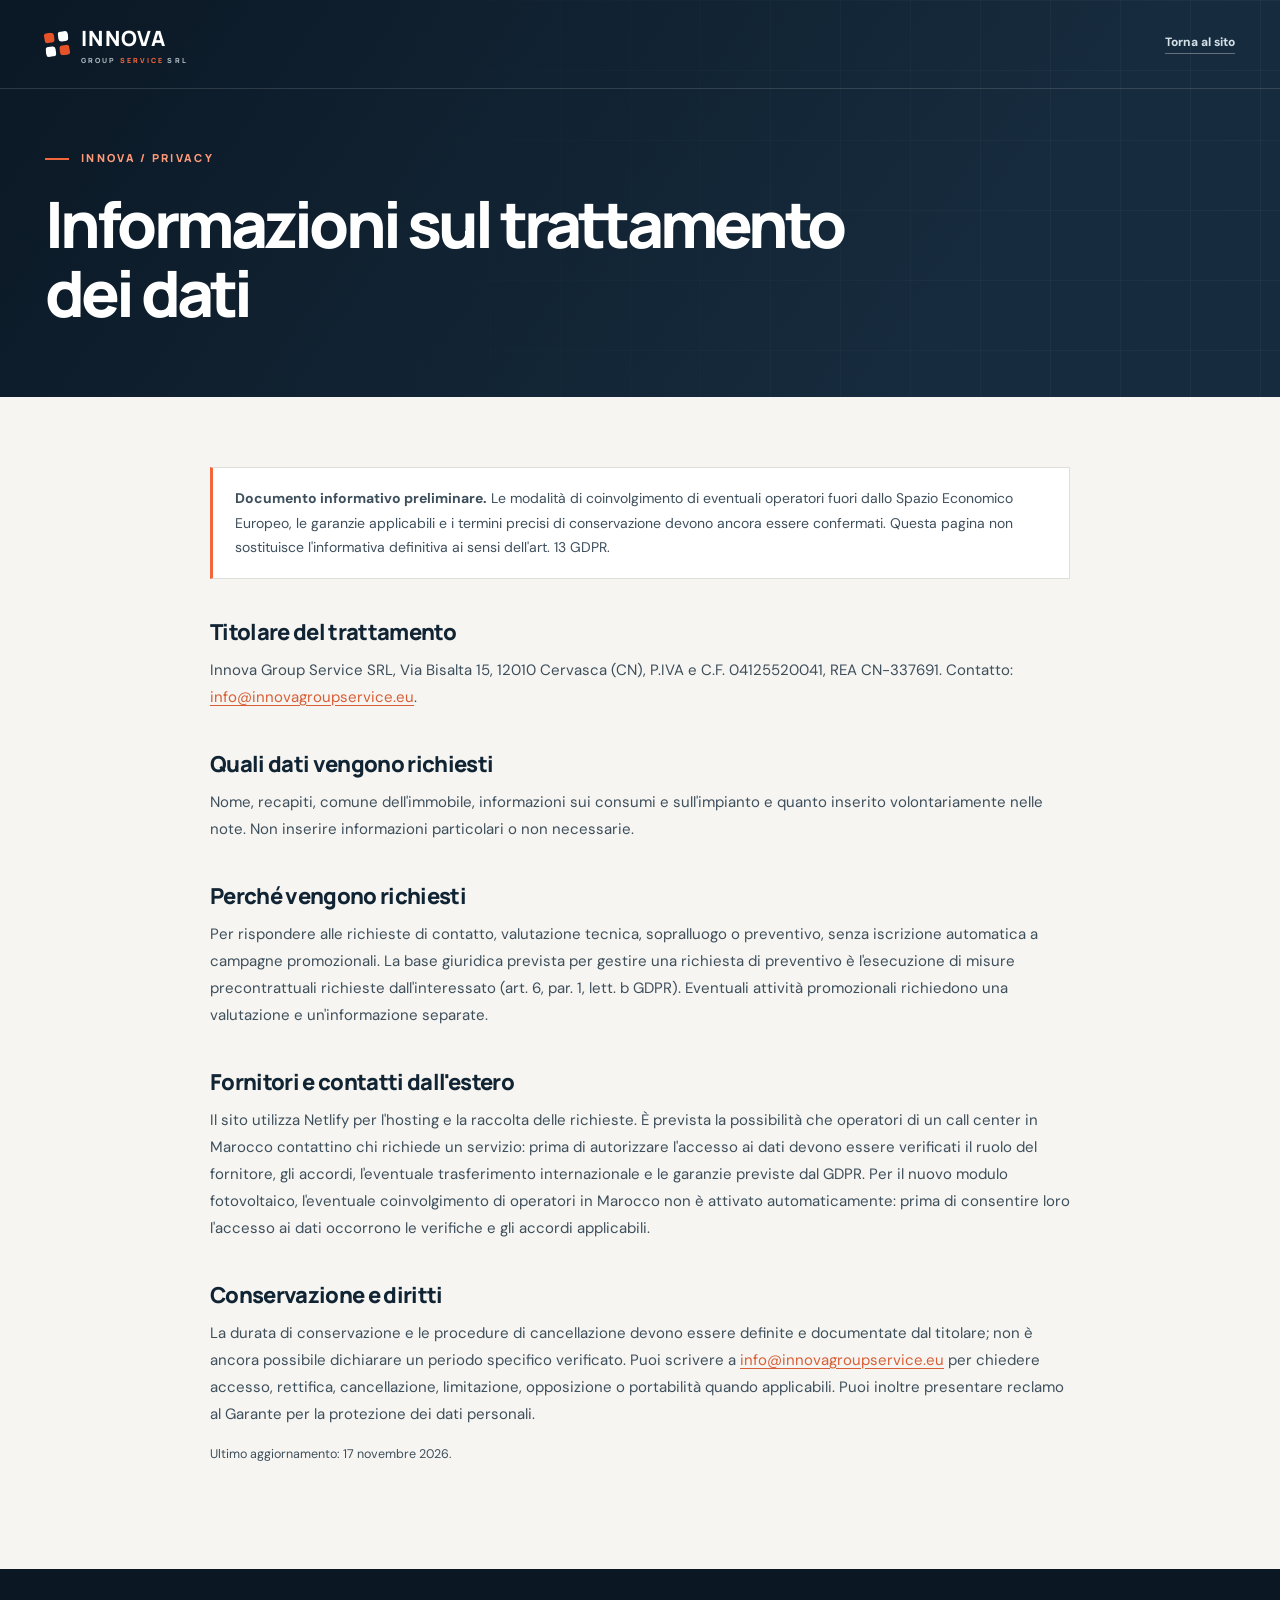
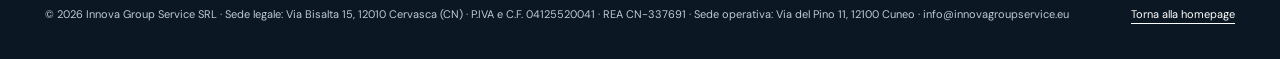
<file: privacy-fotovoltaico.html>
<!doctype html>
<html lang="it">
<head>
<meta charset="utf-8">
<meta name="viewport" content="width=device-width, initial-scale=1">
<meta name="theme-color" content="#111e2b">
<meta name="description" content="Informazioni sul trattamento dei dati raccolti con i moduli fotovoltaico di Innova Group Service SRL.">
<meta name="robots" content="noindex">
<title>Informativa sul trattamento dei dati | Innova Group Service</title>
<link rel="preconnect" href="https://fonts.googleapis.com">
<link rel="preconnect" href="https://fonts.gstatic.com" crossorigin>
<link href="https://fonts.googleapis.com/css2?family=DM+Sans:wght@400;500;600;700&family=Manrope:wght@400;500;600;700;800&display=swap" rel="stylesheet">
<style>
:root{--night:#0b1723;--navy:#111e2b;--navy2:#1a3042;--orange:#f1663b;--cream:#f6f5f1;--ink:#112434;--muted:#63727e;--line:#dfdfd9;--white:#fff}
*{box-sizing:border-box}html{scroll-behavior:smooth}body{margin:0;background:var(--cream);font-family:'DM Sans',sans-serif;color:var(--ink);-webkit-font-smoothing:antialiased}a{text-decoration:none;color:inherit}button{font:inherit} .container{width:min(1190px,calc(100% - 56px));margin:0 auto}
[data-fr]{display:none}html[lang=fr] [data-it]{display:none}html[lang=fr] [data-fr]{display:initial}
 .menu-toggle{display:none;background:transparent;border:0;color:#fff;font-size:24px;cursor:pointer}
header{position:absolute;z-index:10;top:0;left:0;right:0;color:#fff;border-bottom:1px solid #ffffff22}.nav{display:flex;align-items:center;justify-content:space-between;gap:24px;min-height:88px}.brand{display:flex;align-items:center;gap:12px;flex:none;white-space:nowrap;font:800 21px 'Manrope',sans-serif;letter-spacing:.06em}.brand-mark{display:grid;grid-template-columns:1fr 1fr;gap:3px;width:33px;height:33px;transform:rotate(-7deg)}.brand-mark i{background:var(--orange);border-radius:2px}.brand-mark i:nth-child(2),.brand-mark i:nth-child(3){background:#fff}.brand small{display:block;font-size:7px;letter-spacing:.3em;margin-top:4px}.nav-list{display:flex;align-items:center;gap:23px;font-size:12px;font-weight:800;color:#d4e0e8}.nav-list a:hover{color:#fff}.nav-list .active{color:#fff;border-bottom:2px solid var(--orange);padding:10px 0}.langs{display:flex;align-items:center;gap:2px;border:1px solid #ffffff55;border-radius:30px;padding:3px}.langs button{background:none;border:0;color:#d8e3e9;padding:7px 9px;border-radius:20px;font-size:11px;font-weight:800;cursor:pointer}.langs button[aria-pressed=true]{background:#fff;color:var(--night)}
.hero{min-height:770px;position:relative;background:radial-gradient(circle at 82% 44%,#294960 0%,transparent 43%),linear-gradient(125deg,#0b1825 0%,#162b3d 75%);color:#fff;overflow:hidden}.hero:before{content:"";position:absolute;inset:0;background-image:linear-gradient(#c1dbe70c 1px,transparent 1px),linear-gradient(90deg,#c1dbe70c 1px,transparent 1px);background-size:70px 70px;mask-image:linear-gradient(90deg,transparent 20%,#000)}.hero-inner{position:relative;min-height:770px;display:grid;grid-template-columns:1.08fr .92fr;gap:50px;align-items:center;padding:165px 0 100px}.eyebrow{font:800 11px 'Manrope',sans-serif;color:#ff9b79;letter-spacing:.21em;text-transform:uppercase}.eyebrow:before{content:"";display:inline-block;width:24px;height:2px;background:var(--orange);vertical-align:middle;margin-right:12px}.hero h1{font:800 clamp(49px,5.8vw,81px)/1.065 'Manrope',sans-serif;letter-spacing:-.072em;margin:28px 0;max-width:780px}.hero h1 em{font-style:normal;color:var(--orange)}.hero-lead{font-size:17px;line-height:1.82;color:#bbccd7;max-width:590px}.hero-actions{display:flex;gap:13px;margin-top:36px;flex-wrap:wrap}.btn{display:inline-flex;align-items:center;justify-content:center;min-height:53px;padding:16px 23px;background:var(--orange);color:#fff;font-family:'DM Sans',sans-serif;font-size:12px;font-weight:700;letter-spacing:.04em;transition:transform .22s,background .22s}.btn:hover{transform:translateY(-3px);background:#e5572d}.btn-outline{background:transparent;border:1px solid #ffffff70}.btn-outline:hover{background:#ffffff18}.hero-base{border-top:1px solid #ffffff36;padding-top:19px;margin-top:55px;font:800 10px 'Manrope',sans-serif;letter-spacing:.15em;color:#91a6b5}
.abstract{position:relative;min-height:485px;display:flex;align-items:center;justify-content:center;isolation:isolate}.abstract:before{content:"";position:absolute;width:390px;height:390px;border-radius:50%;border:1px solid #95b3c54c;box-shadow:0 0 0 45px #7facc110,0 0 0 90px #7facc10a;animation:orbit 8s ease-in-out infinite}.visual-card{position:absolute;background:#13283a;border:1px solid #66859c66;box-shadow:0 25px 65px #08152080;border-radius:16px;padding:23px;transform:rotate(-6deg)}.visual-card.main{z-index:3;width:310px;left:14%;top:20%;background:linear-gradient(145deg,#203c50,#0e2435)}.visual-card.secondary{z-index:2;width:228px;right:1%;top:8%;transform:rotate(10deg);background:#274557}.visual-card.tertiary{z-index:4;width:240px;right:0;bottom:11%;transform:rotate(6deg);background:#10293d}.v-label{font:800 9px 'Manrope',sans-serif;letter-spacing:.16em;color:#9eb6c4}.v-line{height:8px;background:#63849c55;border-radius:6px;margin-top:11px}.v-line.short{width:55%}.v-line.mid{width:75%}.v-title{font:800 24px 'Manrope',sans-serif;letter-spacing:-.06em;margin:18px 0 14px}.v-title em{font-style:normal;color:#f99572}.v-dots{display:flex;gap:6px;margin-top:20px}.v-dots i{width:25px;height:7px;border-radius:5px;background:#f1663b}.v-dots i:nth-child(2){background:#7390a2}.v-dots i:nth-child(3){background:#38556a}.progress{height:11px;border-radius:8px;background:#425e7288;margin-top:19px;overflow:hidden}.progress:before{content:"";display:block;width:68%;height:100%;background:var(--orange);border-radius:8px}.signal{display:flex;align-items:center;gap:9px;margin-top:18px}.signal i{height:9px;width:9px;background:#f1663b;border-radius:50%;box-shadow:0 0 0 6px #f1663b26}.signal span{font:700 9px 'Manrope',sans-serif;letter-spacing:.1em;color:#b9ccd6}.visual-orbit-label{position:absolute;bottom:10px;left:22px;color:#8aabbd;font-size:9px;letter-spacing:.16em;font-weight:800}@keyframes orbit{50%{box-shadow:0 0 0 65px #7facc10d,0 0 0 115px #7facc106}}
.section{padding:118px 0}.kicker{font:800 11px 'Manrope',sans-serif;letter-spacing:.2em;color:var(--orange);text-transform:uppercase}.title{font:800 clamp(40px,4.7vw,64px)/1.1 'Manrope',sans-serif;letter-spacing:-.062em;margin:21px 0}.intro{max-width:780px;color:#62717c;font-size:16px;line-height:1.85}.offer-grid{display:grid;grid-template-columns:repeat(4,1fr);gap:14px;margin-top:51px}.offer{min-height:270px;background:white;border:1px solid var(--line);padding:31px 24px;display:flex;flex-direction:column;transition:transform .22s,border-color .22s}.offer:hover{transform:translateY(-5px);border-color:#f1663b80}.offer-index{font:800 12px 'Manrope',sans-serif;color:var(--orange)}.offer h3{font:800 21px/1.25 'Manrope',sans-serif;letter-spacing:-.04em;margin:42px 0 13px}.offer p{font-size:13px;color:#64727c;line-height:1.75;margin:0}
.manifesto{background:#102131;color:#fff;position:relative;overflow:hidden}.manifesto:before{content:"";position:absolute;width:680px;height:680px;border:1px solid #57778c66;border-radius:50%;right:-390px;top:-130px;box-shadow:0 0 0 90px #57778c17,0 0 0 180px #57778c0a}.manifesto-grid{position:relative;display:grid;grid-template-columns:1fr .9fr;gap:100px;align-items:center}.manifesto .intro{color:#b0c2cf}.principles{border-top:1px solid #ffffff2f}.principle{display:grid;grid-template-columns:35px 1fr;gap:16px;padding:22px 0;border-bottom:1px solid #ffffff29}.principle b{color:#f78865;font:800 12px 'Manrope',sans-serif}.principle h3{font:800 18px 'Manrope',sans-serif;margin:0 0 7px}.principle p{color:#b2c2cc;font-size:13px;line-height:1.75;margin:0}
.method-head{display:grid;grid-template-columns:1.2fr .8fr;gap:45px;align-items:end}.method-grid{display:grid;grid-template-columns:repeat(3,1fr);gap:22px;margin-top:58px}.method{border-top:2px solid #d8dbd9;padding-top:28px}.method .num{font:800 37px 'Manrope',sans-serif;letter-spacing:-.06em;color:var(--orange)}.method h3{font:800 20px 'Manrope',sans-serif;margin:24px 0 12px}.method p{font-size:14px;line-height:1.75;color:#62717c}
.cta{padding:103px 0;background:var(--orange);color:white}.cta-inner{display:grid;grid-template-columns:1.4fr .6fr;align-items:end;gap:40px}.cta .title{font-size:clamp(41px,5vw,69px);margin-bottom:14px}.cta p{font-size:16px;line-height:1.7;max-width:660px}.cta .btn{background:#112130;justify-self:end;white-space:nowrap}.cta .btn:hover{background:#1d3445}
footer{padding:38px 0;background:#0b1722;color:#becbd4;font-size:11px}.footer-row{display:flex;justify-content:space-between;gap:30px}.footer-row a{text-decoration:underline;text-underline-offset:5px;color:white}
@media(max-width:1100px){.nav-list{gap:13px;font-size:11px}.hero-inner{gap:15px}.offer-grid{grid-template-columns:repeat(2,1fr)}.manifesto-grid{gap:35px}.visual-card.main{left:4%}}
@media(max-width:790px){.container{width:calc(100% - 38px)}.nav{min-height:76px}.brand{font-size:18px}.brand-mark{width:29px;height:29px}.nav-list{display:none}.menu-toggle{display:block;margin-left:auto}.nav-list.open{display:flex;position:absolute;top:76px;left:0;right:0;z-index:20;flex-direction:column;align-items:stretch;gap:0;padding:14px 20px 20px;background:#13283a;box-shadow:0 16px 40px #0006}.nav-list.open a{padding:13px 8px;border-bottom:1px solid #ffffff20}.hero,.hero-inner{min-height:0}.hero-inner{display:block;padding:135px 0 75px}.hero h1{font-size:clamp(49px,9.5vw,77px)}.hero-lead{font-size:15px}.abstract{min-height:440px;margin-top:30px}.section{padding:78px 0}.manifesto-grid,.method-head{grid-template-columns:1fr}.method-grid{grid-template-columns:1fr;gap:17px;margin-top:40px}.cta-inner{grid-template-columns:1fr}.cta .btn{justify-self:start}}
@media(max-width:540px){.hero h1{font-size:47px}.hero-base{margin-top:37px}.abstract{transform:scale(.82);margin:-35px -18px -42px}.offer-grid{grid-template-columns:1fr}.offer{min-height:220px}.offer h3{margin-top:25px}.title{font-size:38px}.footer-row{display:block}.footer-row a{display:block;margin-top:13px}.cta .btn{white-space:normal}}
@media(prefers-reduced-motion:reduce){*,*:before,*:after{animation:none!important;scroll-behavior:auto!important}}
.brand-symbol{display:none!important}.brand-symbol,.brand-mark,.brand-icon{display:grid!important;width:22px;height:22px;grid-template-columns:repeat(2,1fr);gap:2px;transform:none;flex:none;overflow:hidden}.brand-symbol span,.brand-mark i,.brand-icon span{display:block!important;background:#fff!important;opacity:1!important;border-radius:1px!important}.brand-symbol span:nth-child(1),.brand-symbol span:nth-child(4),.brand-mark i:nth-child(1),.brand-mark i:nth-child(4),.brand-icon span:nth-child(1),.brand-icon span:nth-child(4){background:#e65329!important}.brand-symbol span:nth-child(2),.brand-symbol span:nth-child(3),.brand-mark i:nth-child(2),.brand-mark i:nth-child(3),.brand-icon span:nth-child(2),.brand-icon span:nth-child(3){background:#fff!important}.brand-symbol,.brand-mark,.brand-icon{width:24px;height:24px;gap:4px}.brand-symbol span,.brand-mark i,.brand-icon span{border-radius:3px!important}.brand-symbol,.brand-mark,.brand-icon{transform:rotate(-7deg)}.brand-text,.brand>span:last-child{color:#fff!important}.brand-text small,.brand>span:last-child small{color:#aebbc2!important}.brand>span:last-child>span{color:#aebbc2!important}
.timer-card{position:relative;z-index:2;width:min(440px,100%);margin-left:auto;background:linear-gradient(145deg,#203c50,#0e2435);border:1px solid #66859c66;box-shadow:0 25px 65px #08152080;border-radius:18px;padding:30px}
.timer-card .v-label{margin-bottom:18px}
.timer{display:grid;grid-template-columns:repeat(4,1fr);gap:10px}
.timer div{background:#0b1a27;border:1px solid #3d5a6f;border-radius:12px;padding:16px 6px;text-align:center}
.timer b{display:block;font:800 clamp(30px,3.2vw,42px)/1 'Manrope',sans-serif;letter-spacing:-.04em;color:#fff}
.timer span{display:block;margin-top:8px;font:800 9px 'Manrope',sans-serif;letter-spacing:.16em;color:#9eb6c4;text-transform:uppercase}
.timer-note{margin:18px 0 0;font-size:12px;line-height:1.6;color:#b9ccd6}
.timer-deadline{margin-top:16px;font:800 13px 'Manrope',sans-serif;color:#ff9b79}
.timer-closed{font:800 22px/1.3 'Manrope',sans-serif;color:#fff}
.slogan{display:inline-block;margin-top:6px;padding:10px 16px;background:#f1663b22;border:1px solid #f1663b88;color:#ffb59c;font:800 13px 'Manrope',sans-serif;letter-spacing:.04em}
.facts{display:grid;grid-template-columns:repeat(4,1fr);gap:14px;margin-top:51px}
.fact{background:#fff;border:1px solid var(--line);padding:28px 24px}
.fact b{display:block;font:800 clamp(30px,3vw,40px)/1.05 'Manrope',sans-serif;letter-spacing:-.05em;color:var(--orange)}
.fact p{font-size:13px;line-height:1.7;color:#64727c;margin:12px 0 0}
.need{display:grid;grid-template-columns:repeat(3,1fr);gap:14px;margin-top:40px}
.need div{border-top:2px solid #f1663b;padding-top:20px}
.need h3{font:800 18px 'Manrope',sans-serif;margin:0 0 8px;color:#fff}
.need p{font-size:13px;line-height:1.75;color:#b2c2cc;margin:0}
.source{margin-top:34px;font-size:12px;color:#8fa4b3}.source a{color:#fff;text-decoration:underline;text-underline-offset:4px}
.lead-form{display:grid;grid-template-columns:1fr 1fr;gap:14px;margin-top:10px}
.lead-form label{display:flex;flex-direction:column;gap:7px;font-size:12px;font-weight:700;color:#fff}
.lead-form input,.lead-form select,.lead-form textarea{font:inherit;font-size:14px;padding:13px 14px;border:1px solid #ffffff66;background:#ffffff14;color:#fff;border-radius:4px}
.lead-form select option{color:#112434}
.lead-form .full{grid-column:1/-1}
.lead-form label[hidden]{display:none}
.lead-form button{grid-column:1/-1;justify-self:start;min-height:53px;padding:16px 26px;border:0;background:#112130;color:#fff;font-size:12px;font-weight:800;letter-spacing:.04em;cursor:pointer}
.lead-form button:hover{background:#1d3445}
.form-note{grid-column:1/-1;font-size:12px;color:#ffe3d9;margin:0}
.cta .cta-inner.form-wrap{grid-template-columns:.9fr 1.1fr;align-items:start}
@media(max-width:1100px){.facts{grid-template-columns:repeat(2,1fr)}}
@media(max-width:790px){.timer-card{margin:40px 0 0}.need{grid-template-columns:1fr}.cta .cta-inner.form-wrap{grid-template-columns:1fr}}
@media(max-width:540px){.facts{grid-template-columns:1fr}.lead-form{grid-template-columns:1fr}.timer{gap:6px}.timer div{padding:12px 4px}}
.back-link{font-size:12px;font-weight:800;color:#d4e0e8;border-bottom:1px solid #ffffff55;padding-bottom:3px}.back-link:hover{color:#fff}
.page-top{background:linear-gradient(125deg,#0b1825 0%,#162b3d 75%);color:#fff;padding:150px 0 70px;position:relative;overflow:hidden}.page-top:before{content:"";position:absolute;inset:0;background-image:linear-gradient(#c1dbe70c 1px,transparent 1px),linear-gradient(90deg,#c1dbe70c 1px,transparent 1px);background-size:70px 70px;mask-image:linear-gradient(90deg,transparent 20%,#000)}.page-top .container{position:relative}.page-top h1{font:800 clamp(38px,5vw,64px)/1.08 'Manrope',sans-serif;letter-spacing:-.06em;margin:24px 0 0;max-width:820px}.page-top h1 em{font-style:normal;color:var(--orange)}
@media(max-width:790px){.page-top{padding:120px 0 50px}}
.legal{padding:70px 0 90px}.legal .container{max-width:860px}.legal h2{font:800 22px 'Manrope',sans-serif;letter-spacing:-.03em;margin:38px 0 10px}.legal p{font-size:15px;line-height:1.8;color:#3e4f5c;margin:0 0 12px}.legal a{color:#d85e36;text-decoration:underline;text-underline-offset:3px}.notice{border-left:3px solid var(--orange);padding:18px 22px;background:#fff;border-top:1px solid var(--line);border-right:1px solid var(--line);border-bottom:1px solid var(--line);font-size:14px;line-height:1.75;color:#3e4f5c}
</style>
</head>
<body>
<header><div class="container nav"><a class="brand" href="/" aria-label="Innova Group Service Home"><span class="brand-mark" aria-hidden="true"><i></i><i></i><i></i><i></i></span><span>INNOVA<small>GROUP <span class="brand-service" style="color:var(--orange)">SERVICE</span> SRL</small></span></a><a class="back-link" href="/">Torna al sito</a></div></header>
<main>
<section class="page-top"><div class="container"><div class="eyebrow">INNOVA / PRIVACY</div><h1>Informazioni sul trattamento dei dati</h1></div></section>
<section class="legal"><div class="container"><div class="notice"><strong>Documento informativo preliminare.</strong> Le modalità di coinvolgimento di eventuali operatori fuori dallo Spazio Economico Europeo, le garanzie applicabili e i termini precisi di conservazione devono ancora essere confermati. Questa pagina non sostituisce l'informativa definitiva ai sensi dell'art. 13 GDPR.</div><h2>Titolare del trattamento</h2><p>Innova Group Service SRL, Via Bisalta 15, 12010 Cervasca (CN), P.IVA e C.F. 04125520041, REA CN-337691. Contatto: <a href="mailto:info@innovagroupservice.eu">info@innovagroupservice.eu</a>.</p><h2>Quali dati vengono richiesti</h2><p>Nome, recapiti, comune dell'immobile, informazioni sui consumi e sull'impianto e quanto inserito volontariamente nelle note. Non inserire informazioni particolari o non necessarie.</p><h2>Perché vengono richiesti</h2><p>Per rispondere alle richieste di contatto, valutazione tecnica, sopralluogo o preventivo, senza iscrizione automatica a campagne promozionali. La base giuridica prevista per gestire una richiesta di preventivo è l'esecuzione di misure precontrattuali richieste dall'interessato (art. 6, par. 1, lett. b GDPR). Eventuali attività promozionali richiedono una valutazione e un'informazione separate.</p><h2>Fornitori e contatti dall'estero</h2><p>Il sito utilizza Netlify per l'hosting e la raccolta delle richieste. È prevista la possibilità che operatori di un call center in Marocco contattino chi richiede un servizio: prima di autorizzare l'accesso ai dati devono essere verificati il ruolo del fornitore, gli accordi, l'eventuale trasferimento internazionale e le garanzie previste dal GDPR. Per il nuovo modulo fotovoltaico, l'eventuale coinvolgimento di operatori in Marocco non è attivato automaticamente: prima di consentire loro l'accesso ai dati occorrono le verifiche e gli accordi applicabili.</p><h2>Conservazione e diritti</h2><p>La durata di conservazione e le procedure di cancellazione devono essere definite e documentate dal titolare; non è ancora possibile dichiarare un periodo specifico verificato. Puoi scrivere a <a href="mailto:info@innovagroupservice.eu">info@innovagroupservice.eu</a> per chiedere accesso, rettifica, cancellazione, limitazione, opposizione o portabilità quando applicabili. Puoi inoltre presentare reclamo al Garante per la protezione dei dati personali.</p><p><small>Ultimo aggiornamento: 17 novembre 2026.</small></p></div></section>
</main>
<footer><div class="container footer-row"><span>© 2026 Innova Group Service SRL · Sede legale: Via Bisalta 15, 12010 Cervasca (CN) · P.IVA e C.F. 04125520041 · REA CN-337691 · Sede operativa: Via del Pino 11, 12100 Cuneo · info@innovagroupservice.eu</span><a href="/">Torna alla homepage</a></div></footer>
</body>
</html>
</file>
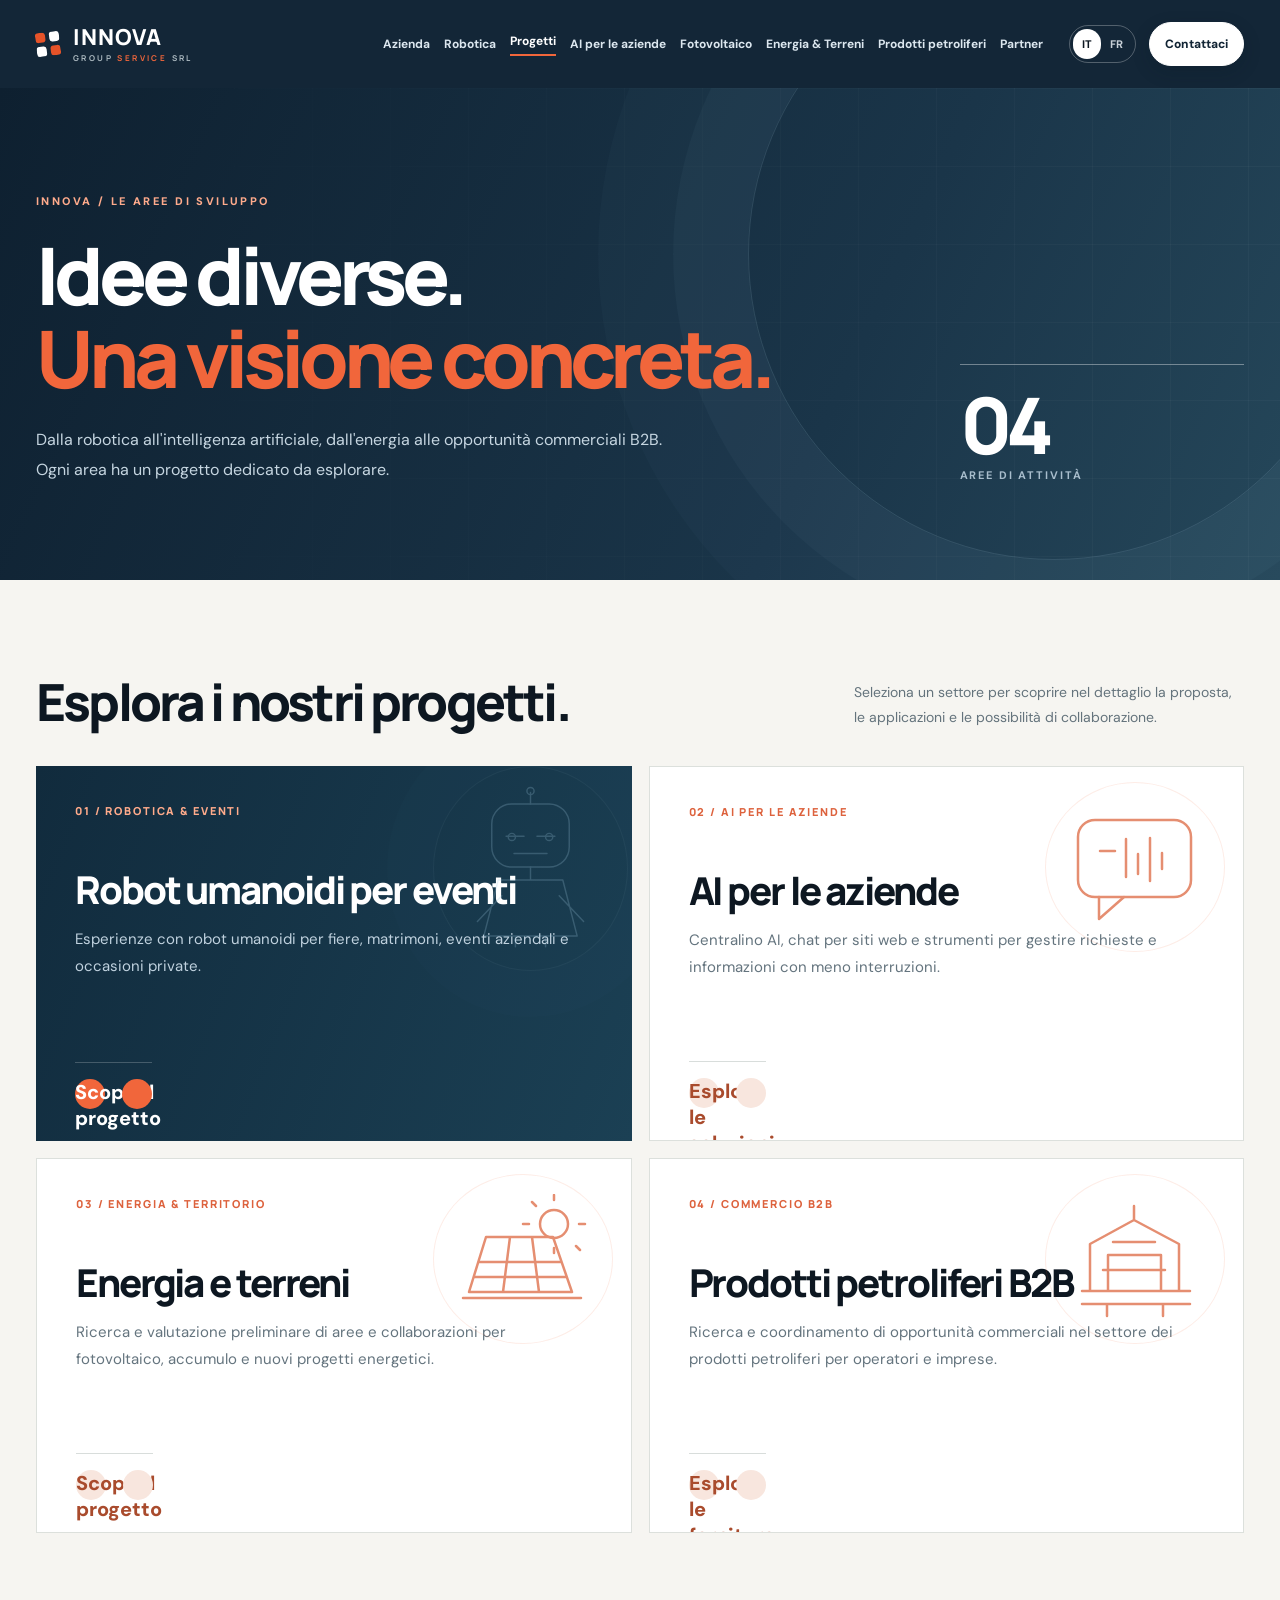
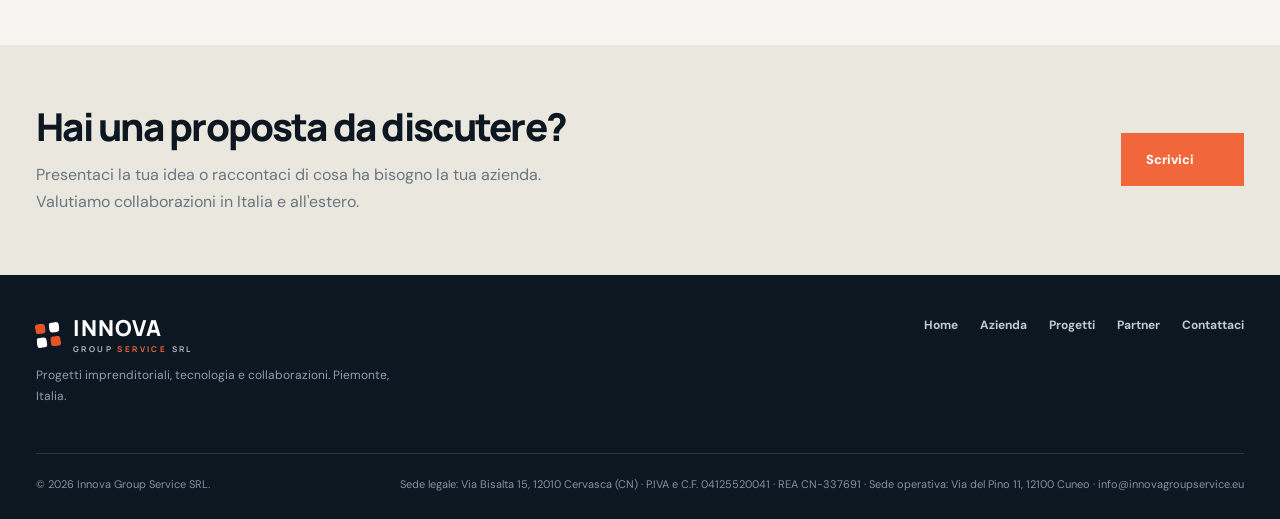
<file: progetti.html>
<!doctype html>
<html lang="it">
<head>
  <meta charset="utf-8">
  <meta name="viewport" content="width=device-width, initial-scale=1">
  <meta name="theme-color" content="#112434">
  <meta name="description" content="Esplora i progetti di Innova Group Service SRL: robotica per eventi, AI per le aziende, energia e terreni, prodotti petroliferi B2B.">
  <title>Progetti — Innova Group Service SRL</title>
  <link rel="preconnect" href="https://fonts.googleapis.com">
  <link rel="preconnect" href="https://fonts.gstatic.com" crossorigin>
  <link href="https://fonts.googleapis.com/css2?family=DM+Sans:wght@400;500;600;700&family=Manrope:wght@400;500;600;700;800&display=swap" rel="stylesheet">
  <style>
    :root{--ink:#0d1721;--navy:#112434;--navy2:#20384c;--orange:#f1663b;--paper:#f6f5f1;--muted:#63717b;--line:#dddcd5}
    *{box-sizing:border-box}
    body{margin:0;background:var(--paper);color:var(--ink);font-family:'DM Sans',sans-serif;-webkit-font-smoothing:antialiased}
    a{color:inherit;text-decoration:none}button{font:inherit}
    .container{width:min(1240px,calc(100% - 72px));margin:auto}
    .site-header{position:relative;z-index:20;height:88px;background:#132637;color:#fff}
    .nav-inner{height:100%;display:flex;align-items:center;justify-content:space-between;gap:26px}
    .brand{display:flex;align-items:center;gap:13px;flex:none}
    .brand-symbol{display:none!important;width:39px;height:39px;display:grid;grid-template-columns:repeat(2,1fr);gap:3px;transform:rotate(-7deg)}
    .brand-symbol span{display:block;background:var(--orange);border-radius:2px}
    .brand-symbol span:nth-child(2),.brand-symbol span:nth-child(3){background:#fff;opacity:.9}
    .brand-text{font:800 22px/1 'Manrope',sans-serif;letter-spacing:.05em}
    .brand-text small{display:block;margin-top:6px;font:700 8px/1 'Manrope',sans-serif;letter-spacing:.3em}
    .nav-links{display:flex;align-items:center;gap:25px;margin-left:auto}
    .nav-links a{font-size:12px;font-weight:700;color:#dce7ef;white-space:nowrap;transition:color .2s}
    .nav-links a:hover,.nav-links a[aria-current="page"]{color:#fff}
    .nav-links a[aria-current="page"]{border-bottom:2px solid var(--orange);padding-bottom:5px}
    .nav-actions{display:flex;align-items:center;gap:13px}
    .lang-switch{display:flex;align-items:center;border:1px solid #ffffff45;border-radius:40px;padding:3px}
    .lang-switch button{border:0;background:transparent;color:#c8d0d7;padding:8px 9px;border-radius:25px;font-size:11px;font-weight:800;cursor:pointer}
    .lang-switch button.active{background:#fff;color:var(--ink)}
    .header-cta{border:1px solid #ffffff55;padding:13px 15px;font-size:12px;font-weight:800;white-space:nowrap}
    .header-cta:hover{background:#ffffff17}
    .mobile-menu{display:none;background:transparent;color:white;border:0;font-size:24px;cursor:pointer}
    .hero{position:relative;overflow:hidden;background:linear-gradient(115deg,#0e2030,#1a3549 65%,#25475a);color:#fff;padding:106px 0 96px}
    .hero:before{content:"";position:absolute;top:-140px;right:-80px;width:610px;height:610px;border:1px solid #86a8bd35;border-radius:50%;box-shadow:0 0 0 75px #86a8bd0c,0 0 0 150px #86a8bd08}
    .hero:after{content:"";position:absolute;inset:0;background-image:linear-gradient(#ffffff08 1px,transparent 1px),linear-gradient(90deg,#ffffff08 1px,transparent 1px);background-size:78px 78px;mask-image:linear-gradient(to right,transparent,black)}
    .hero-inner{position:relative;z-index:1;display:grid;grid-template-columns:1.5fr .5fr;align-items:end;gap:70px}
    .eyebrow{color:#ffab8c;font-size:11px;font-weight:800;letter-spacing:.22em}
    .hero h1{font:800 clamp(49px,6.2vw,92px)/1.04 'Manrope',sans-serif;letter-spacing:-.065em;margin:26px 0 26px;max-width:880px}
    .hero h1 em{color:var(--orange);font-style:normal}
    .hero p{font-size:16px;line-height:1.85;color:#c6d6e1;max-width:660px;margin:0}
    .hero-count{border-top:1px solid #ffffff60;padding-top:20px;align-self:end}
    .hero-count strong{display:block;font:800 78px/1 'Manrope',sans-serif;color:#fff;letter-spacing:-.08em}
    .hero-count span{font-size:11px;letter-spacing:.17em;color:#a8bdcc;font-weight:700}
    .project-section{padding:93px 0 112px}
    .section-head{display:flex;justify-content:space-between;align-items:end;gap:32px;margin-bottom:35px}
    .section-head h2{font:800 clamp(32px,4vw,56px)/1.12 'Manrope',sans-serif;letter-spacing:-.055em;margin:0}
    .section-head p{max-width:390px;color:#64737c;line-height:1.8;font-size:14px;margin:0}
    .projects{display:grid;grid-template-columns:1fr 1fr;gap:17px}
    .project-card{background:#fff;border:1px solid #dce0dc;min-height:375px;position:relative;overflow:hidden;display:flex;flex-direction:column;align-items:start;padding:37px 39px 32px;isolation:isolate;transition:transform .25s,box-shadow .25s,border-color .25s}
    .project-card:hover{transform:translateY(-4px);box-shadow:0 20px 35px #1734461a;border-color:#f1663b}
    .project-card:focus-visible{outline:3px solid var(--orange);outline-offset:3px}
    .project-card.feature{grid-column:auto;min-height:375px;background:linear-gradient(112deg,#112b3d,#1b4054);color:#fff;border:0}
    .project-card.feature .card-content{max-width:100%}
    .project-index{font:800 11px 'Manrope',sans-serif;letter-spacing:.17em;color:#dd623d;position:relative;z-index:1}
    .feature .project-index{color:#ffab8b}
    .project-card h3{font:800 clamp(27px,3vw,44px)/1.13 'Manrope',sans-serif;letter-spacing:-.055em;max-width:570px;margin:50px 0 15px}
    .project-card p{font-size:15px;line-height:1.8;color:#64747e;max-width:500px;margin:0 0 25px}
    .feature p{color:#c0d2df}
    .card-link{display:inline-flex;gap:17px;align-items:center;border-top:1px solid #d8dddb;padding-top:16px;font-size:13px;font-weight:800;color:#d45b33;margin-top:auto;position:relative;z-index:1}
    .card-link span{display:grid;place-items:center;width:30px;height:30px;border-radius:50%;background:#f8e6de;color:#a94b2d;font-size:20px;transition:transform .2s}
    .project-card:hover .card-link span{transform:translateX(5px)}
    .feature .card-link{border-color:#ffffff35;color:#fff}
    .feature .card-link span{background:var(--orange);color:#fff}
    .art{position:absolute;right:38px;top:35px;width:140px;height:130px;opacity:.86;pointer-events:none}
    .art svg{width:100%;height:100%;stroke:#e17c5a;stroke-width:2.5;fill:none;stroke-linecap:round;stroke-linejoin:round}
    .feature .art{width:155px;height:165px;right:4%;top:20px;opacity:.24}
    .feature .art svg{stroke:#9fc8df;stroke-width:2}
    .art:before{content:"";position:absolute;inset:-20px;border:1px solid #f1663b25;border-radius:50%;z-index:-1}
    .feature .art:before{border-color:#a7c6db44;box-shadow:0 0 0 46px #a7c6db0c}
    .contact-strip{background:#eae7de;padding:60px 0}
    .contact-inner{display:flex;align-items:center;justify-content:space-between;gap:35px}
    .contact-strip h2{font:800 clamp(28px,3vw,40px)/1.15 'Manrope',sans-serif;letter-spacing:-.045em;margin:0 0 12px}
    .contact-strip p{color:#687781;line-height:1.7;margin:0;max-width:550px}
    .contact-button{display:inline-flex;align-items:center;gap:25px;background:var(--orange);color:#fff;padding:18px 25px;font-size:13px;font-weight:800;white-space:nowrap}
    .contact-button:hover{background:#d9532e}
    footer{background:#0c1722;color:#bdc9d2;padding:42px 0 28px}
    .footer-main{display:flex;justify-content:space-between;gap:35px}
    .footer-main p{font-size:12px;line-height:1.75;max-width:360px;color:#8da0ad}
    .footer-links{display:flex;gap:22px;font-size:12px;font-weight:700;flex-wrap:wrap}
    .footer-links a:hover{color:white}
    .footer-bottom{border-top:1px solid #ffffff23;padding-top:23px;margin-top:34px;font-size:11px;color:#8193a1;display:flex;justify-content:space-between;gap:30px}
    @media(max-width:1150px){.nav-links{display:none;position:absolute;top:88px;left:0;right:0;flex-direction:column;align-items:stretch;gap:0;padding:12px 20px 20px;background:#152638;box-shadow:0 20px 40px #0c18268a}.nav-links.open{display:flex}.nav-links a{padding:13px;border-bottom:1px solid #ffffff15}.nav-links a[aria-current="page"]{border-bottom:1px solid var(--orange)}.mobile-menu{display:block;padding:8px}}
    @media(max-width:760px){.container{width:calc(100% - 38px)}.site-header{height:76px}.nav-links{top:76px}.brand-symbol{display:none!important;width:32px;height:32px}.brand-text{font-size:17px}.brand-text small{font-size:7px}.header-cta{display:none}.hero{padding:75px 0 70px}.hero-inner{grid-template-columns:1fr;gap:34px}.hero h1{font-size:clamp(46px,11vw,67px)}.hero-count{display:flex;align-items:center;gap:18px}.hero-count strong{font-size:48px}.hero-count span{max-width:170px}.project-section{padding:66px 0 75px}.section-head{display:block}.section-head p{margin-top:15px}.projects{grid-template-columns:1fr}.project-card,.project-card.feature{grid-column:auto;min-height:320px;padding:30px 26px}.project-card.feature .card-content{max-width:100%}.project-card h3{margin-top:67px;font-size:31px}.art{width:95px;height:95px;right:22px;top:28px}.feature .art{width:130px;height:145px;right:10px;top:50px;opacity:.28}.contact-inner{display:block}.contact-button{margin-top:25px}.footer-main,.footer-bottom{display:block}.footer-links{margin-top:22px}.footer-bottom span{display:block;margin-top:12px}}
    @media(prefers-reduced-motion:reduce){*{scroll-behavior:auto!important;transition:none!important}}
  .brand-symbol{display:none!important}.brand-symbol,.brand-mark,.brand-icon{display:grid!important;width:22px;height:22px;grid-template-columns:repeat(2,1fr);gap:2px;transform:none;flex:none;overflow:hidden}.brand-symbol span,.brand-mark i,.brand-icon span{display:block!important;background:#fff!important;opacity:1!important;border-radius:1px!important}.brand-symbol span:nth-child(1),.brand-symbol span:nth-child(4),.brand-mark i:nth-child(1),.brand-mark i:nth-child(4),.brand-icon span:nth-child(1),.brand-icon span:nth-child(4){background:#e65329!important}.brand-symbol span:nth-child(2),.brand-symbol span:nth-child(3),.brand-mark i:nth-child(2),.brand-mark i:nth-child(3),.brand-icon span:nth-child(2),.brand-icon span:nth-child(3){background:#fff!important}.brand-symbol,.brand-mark,.brand-icon{width:24px;height:24px;gap:4px}.brand-symbol span,.brand-mark i,.brand-icon span{border-radius:3px!important}.brand-symbol,.brand-mark,.brand-icon{transform:rotate(-7deg)}.brand-text,.brand>span:last-child{color:#fff!important}.brand-text small,.brand>span:last-child small{color:#aebbc2!important}.brand>span:last-child>span{color:#aebbc2!important}</style>
<link rel="stylesheet" href="/richieste.css">
<style id="menu-una-riga">.nav-links a{white-space:nowrap}@media(min-width:1151px) and (max-width:1440px){.nav-links{gap:14px!important}.nav-links a{font-size:12px!important}}</style>
</head>
<body>
  <header class="site-header">
    <div class="container nav-inner">
      <a href="/" class="brand" aria-label="Innova Group Service - Home"><span class="brand-symbol" aria-hidden="true"><span></span><span></span><span></span><span></span></span><span class="brand-text">INNOVA<small>GROUP <span class="brand-service" style="color:var(--orange)">SERVICE</span> SRL</small></span></a>
      <nav class="nav-links" id="navLinks" aria-label="Navigazione principale">
        <a href="/azienda.html" data-i18n="navAbout">Azienda</a>
        <a href="/robotica.html" data-i18n="navRobotics">Robotica</a>
        <a href="/progetti.html" aria-current="page" data-i18n="navAreas">Progetti</a>
        <a href="/centralino-ai.html" data-i18n="navVoice">AI per le aziende</a>
        <a href="/#fotovoltaico">Fotovoltaico</a>
        <a href="/energia-terreni.html" data-i18n="navEnergy">Energia &amp; Terreni</a>
        <a href="/carburanti.html" data-i18n="navFuel">Prodotti petroliferi</a>
        <a href="/partner.html" data-i18n="navPartners">Partner</a>
      </nav>
      <div class="nav-actions"><div class="lang-switch" aria-label="Lingua"><button class="active" data-lang="it" aria-pressed="true">IT</button><button data-lang="fr" aria-pressed="false">FR</button></div><a class="header-cta" href="/#modulo" data-i18n="navContact">Contattaci</a><button class="mobile-menu" aria-label="Apri menu" aria-expanded="false" aria-controls="navLinks">☰</button></div>
    </div>
  </header>
  <section class="hero">
    <div class="container hero-inner">
      <div><div class="eyebrow" data-i18n="heroEyebrow">INNOVA / LE AREE DI SVILUPPO</div><h1 data-i18n-html="heroTitle">Idee diverse.<br><em>Una visione concreta.</em></h1><p data-i18n="heroText">Dalla robotica all'intelligenza artificiale, dall'energia alle opportunità commerciali B2B. Ogni area ha un progetto dedicato da esplorare.</p></div>
      <div class="hero-count"><strong>04</strong><span data-i18n="heroCount">AREE DI ATTIVITÀ</span></div>
    </div>
  </section>
  <main class="container project-section">
    <div class="section-head"><h2 data-i18n="sectionTitle">Esplora i nostri progetti.</h2><p data-i18n="sectionLead">Seleziona un settore per scoprire nel dettaglio la proposta, le applicazioni e le possibilità di collaborazione.</p></div>
    <div class="projects">
      <a class="project-card feature" href="/robotica.html">
        <span class="project-index" data-i18n="robotTag">01 / ROBOTICA &amp; EVENTI</span>
        <div class="art" aria-hidden="true"><svg viewBox="0 0 200 230"><rect x="46" y="25" width="108" height="88" rx="28"/><path d="M100 25V9M66 70h25m18 0h25M77 94h46M100 113v18M55 131h90l20 78H35zM60 153l-34 36m114-36 34 36M79 209v15m42-15v15"/><circle cx="100" cy="7" r="5"/><circle cx="74" cy="71" r="5"/><circle cx="126" cy="71" r="5"/></svg></div>
        <div class="card-content"><h3 data-i18n="robotTitle">Robot umanoidi per eventi</h3><p data-i18n="robotDesc">Esperienze con robot umanoidi per fiere, matrimoni, eventi aziendali e occasioni private.</p></div>
        <span class="card-link"><span data-i18n="viewProject">Scopri il progetto</span><span aria-hidden="true"></span></span>
      </a>
      <a class="project-card" href="/centralino-ai.html">
        <span class="project-index" data-i18n="aiTag">02 / AI PER LE AZIENDE</span>
        <div class="art" aria-hidden="true"><svg viewBox="0 0 140 130"><rect x="13" y="18" width="113" height="77" rx="17"/><path d="M34 95v22l25-22M35 49h15m11-12v38m12-23v20m12-36v43m12-28v16"/></svg></div>
        <h3 data-i18n="aiTitle">AI per le aziende</h3><p data-i18n="aiDesc">Centralino AI, chat per siti web e strumenti per gestire richieste e informazioni con meno interruzioni.</p>
        <span class="card-link"><span data-i18n="viewAi">Esplora le soluzioni</span><span aria-hidden="true"></span></span>
      </a>
      <a class="project-card" href="/energia-terreni.html">
        <span class="project-index" data-i18n="energyTag">03 / ENERGIA &amp; TERRITORIO</span>
        <div class="art" aria-hidden="true"><svg viewBox="0 0 140 130"><circle cx="101" cy="30" r="14"/><path d="M101 6v-5M101 54v5M76 30h-6m56 0h6M83 12l-4-4m44 44 4 4M16 98l17-55h67l19 55zM27 68h80M21 83h91M57 43l-7 55M79 43l7 55M10 104h118"/></svg></div>
        <h3 data-i18n="energyTitle">Energia e terreni</h3><p data-i18n="energyDesc">Ricerca e valutazione preliminare di aree e collaborazioni per fotovoltaico, accumulo e nuovi progetti energetici.</p>
        <span class="card-link"><span data-i18n="viewProject">Scopri il progetto</span><span aria-hidden="true"></span></span>
      </a>
      <a class="project-card" href="/carburanti.html">
        <span class="project-index" data-i18n="fuelTag">04 / COMMERCIO B2B</span>
        <div class="art" aria-hidden="true"><svg viewBox="0 0 140 130"><path d="M17 97h108M25 97V50l44-24 45 24v47M43 97V61h53v36M17 110h108M69 26V12M38 76h62M48 48h42M42 111v11m56-11v11"/></svg></div>
        <h3 data-i18n="fuelTitle">Prodotti petroliferi B2B</h3><p data-i18n="fuelDesc">Ricerca e coordinamento di opportunità commerciali nel settore dei prodotti petroliferi per operatori e imprese.</p>
        <span class="card-link"><span data-i18n="viewOffer">Esplora le forniture</span><span aria-hidden="true"></span></span>
      </a>
    </div>
  </main>
  <section class="contact-strip"><div class="container contact-inner"><div><h2 data-i18n="contactTitle">Hai una proposta da discutere?</h2><p data-i18n="contactText">Presentaci la tua idea o raccontaci di cosa ha bisogno la tua azienda. Valutiamo collaborazioni in Italia e all'estero.</p></div><a class="contact-button" href="/#modulo"><span data-i18n="contactButton">Scrivici</span><span aria-hidden="true"></span></a></div></section>
  <footer><div class="container"><div class="footer-main"><div><a href="/" class="brand"><span class="brand-symbol" aria-hidden="true"><span></span><span></span><span></span><span></span></span><span class="brand-text">INNOVA<small>GROUP <span class="brand-service" style="color:var(--orange)">SERVICE</span> SRL</small></span></a><p data-i18n="footerText">Progetti imprenditoriali, tecnologia e collaborazioni. Piemonte, Italia.</p></div><nav class="footer-links"><a href="/" data-i18n="home">Home</a><a href="/azienda.html" data-i18n="navAbout">Azienda</a><a href="/progetti.html" aria-current="page" data-i18n="navAreas">Progetti</a><a href="/partner.html" data-i18n="navPartners">Partner</a><a href="/#modulo" data-i18n="navContact">Contattaci</a></nav></div><div class="footer-bottom"><span>© <span id="year">2026</span> Innova Group Service SRL.</span><span data-i18n="footerLegal">Sede legale: Via Bisalta 15, 12010 Cervasca (CN) · P.IVA e C.F. 04125520041 · REA CN-337691 · Sede operativa: Via del Pino 11, 12100 Cuneo · info@innovagroupservice.eu</span></div></div></footer>
  <script>
    const translations={
      it:{navAbout:'Azienda',navRobotics:'Robotica',navAreas:'Progetti',navVoice:'AI per le aziende',navEnergy:'Energia & Terreni',navFuel:'Prodotti petroliferi',navPartners:'Partner',navContact:'Contattaci',home:'Home',heroEyebrow:'INNOVA / LE AREE DI SVILUPPO',heroTitle:'Idee diverse.<br><em>Una visione concreta.</em>',heroText:"Dalla robotica all'intelligenza artificiale, dall'energia alle opportunità commerciali B2B. Ogni area ha un progetto dedicato da esplorare.",heroCount:'AREE DI ATTIVITÀ',sectionTitle:'Esplora i nostri progetti.',sectionLead:'Seleziona un settore per scoprire nel dettaglio la proposta, le applicazioni e le possibilità di collaborazione.',robotTag:'01 / ROBOTICA & EVENTI',robotTitle:'Robot umanoidi per eventi',robotDesc:'Esperienze con robot umanoidi per fiere, matrimoni, eventi aziendali e occasioni private.',aiTag:'02 / AI PER LE AZIENDE',aiTitle:'AI per le aziende',aiDesc:'Centralino AI, chat per siti web e strumenti per gestire richieste e informazioni con meno interruzioni.',energyTag:'03 / ENERGIA & TERRITORIO',energyTitle:'Energia e terreni',energyDesc:'Ricerca e valutazione preliminare di aree e collaborazioni per fotovoltaico, accumulo e nuovi progetti energetici.',fuelTag:'04 / COMMERCIO B2B',fuelTitle:'Prodotti petroliferi B2B',fuelDesc:'Ricerca e coordinamento di opportunità commerciali nel settore dei prodotti petroliferi per operatori e imprese.',viewProject:'Scopri il progetto',viewAi:'Esplora le soluzioni',viewOffer:'Esplora le forniture',contactTitle:'Hai una proposta da discutere?',contactText:"Presentaci la tua idea o raccontaci di cosa ha bisogno la tua azienda. Valutiamo collaborazioni in Italia e all'estero.",contactButton:'Scrivici',footerText:'Progetti imprenditoriali, tecnologia e collaborazioni. Piemonte, Italia.',footerLegal:'Sede legale: Via Bisalta 15, 12010 Cervasca (CN) · P.IVA e C.F. 04125520041 · REA CN-337691 · Sede operativa: Via del Pino 11, 12100 Cuneo · info@innovagroupservice.eu'},
      fr:{navAbout:'Entreprise',navRobotics:'Robotique',navAreas:'Projets',navVoice:'IA pour les entreprises',navEnergy:'Énergie & Terrains',navFuel:'Produits pétroliers',navPartners:'Partenaires',navContact:'Nous contacter',home:'Accueil',heroEyebrow:'INNOVA / NOS DOMAINES',heroTitle:'Des idées diverses.<br><em>Une vision concrète.</em>',heroText:"De la robotique à l'intelligence artificielle, de l'énergie aux opportunités commerciales B2B. Découvrez chaque projet et ses perspectives.",heroCount:"DOMAINES D'ACTIVITÉ",sectionTitle:'Explorez nos projets.',sectionLead:'Choisissez un secteur pour découvrir notre proposition, les applications et les possibilités de collaboration.',robotTag:'01 / ROBOTIQUE & ÉVÉNEMENTS',robotTitle:'Robots humanoïdes pour événements',robotDesc:'Des expériences avec des robots humanoïdes pour salons, mariages, événements professionnels et privés.',aiTag:'02 / IA POUR LES ENTREPRISES',aiTitle:'IA pour les entreprises',aiDesc:'Standard téléphonique IA, chat pour sites web et outils pour gérer les demandes avec moins d’interruptions.',energyTag:'03 / ÉNERGIE & TERRITOIRE',energyTitle:'Énergie et terrains',energyDesc:'Recherche et étude préliminaire de terrains et de collaborations pour le photovoltaïque, le stockage et de nouveaux projets énergétiques.',fuelTag:'04 / COMMERCE B2B',fuelTitle:'Produits pétroliers B2B',fuelDesc:'Recherche et coordination d’opportunités commerciales dans les produits pétroliers pour professionnels et entreprises.',viewProject:'Découvrir le projet',viewAi:'Explorer les solutions',viewOffer:'Découvrir les approvisionnements',contactTitle:'Une proposition à discuter ?',contactText:'Présentez-nous votre idée ou les besoins de votre entreprise. Nous étudions des collaborations en Italie et à l’international.',contactButton:'Nous écrire',footerText:'Projets entrepreneuriaux, technologie et collaborations. Piémont, Italie.',footerLegal:'Siège social : Via Bisalta 15, 12010 Cervasca (CN, Italie) · TVA IT04125520041 · REA CN-337691 · Siège opérationnel : Via del Pino 11, 12100 Cuneo · info@innovagroupservice.eu'}
    };
    function setLanguage(lang){const dict=translations[lang]||translations.it;document.documentElement.lang=lang;document.querySelectorAll('[data-i18n]').forEach(el=>{if(dict[el.dataset.i18n])el.textContent=dict[el.dataset.i18n]});document.querySelectorAll('[data-i18n-html]').forEach(el=>{if(dict[el.dataset.i18nHtml])el.innerHTML=dict[el.dataset.i18nHtml]});document.querySelectorAll('[data-lang]').forEach(btn=>{const active=btn.dataset.lang===lang;btn.classList.toggle('active',active);btn.setAttribute('aria-pressed',String(active))});document.title=lang==='fr'?'Projets — Innova Group Service SRL':'Progetti — Innova Group Service SRL';try{localStorage.setItem('innova-lang',lang)}catch(e){}}
    document.querySelectorAll('[data-lang]').forEach(btn=>btn.addEventListener('click',()=>setLanguage(btn.dataset.lang)));
    const menu=document.querySelector('.mobile-menu'),nav=document.querySelector('.nav-links');menu.addEventListener('click',()=>{const open=nav.classList.toggle('open');menu.setAttribute('aria-expanded',String(open));menu.textContent=open?'✕':'☰'});nav.querySelectorAll('a').forEach(a=>a.addEventListener('click',()=>{nav.classList.remove('open');menu.setAttribute('aria-expanded','false');menu.textContent='☰'}));
    document.getElementById('year').textContent=new Date().getFullYear();
    try{setLanguage(localStorage.getItem('innova-lang')==='fr'?'fr':'it')}catch(e){setLanguage('it')}
  </script>
</body>
</html>
</file>
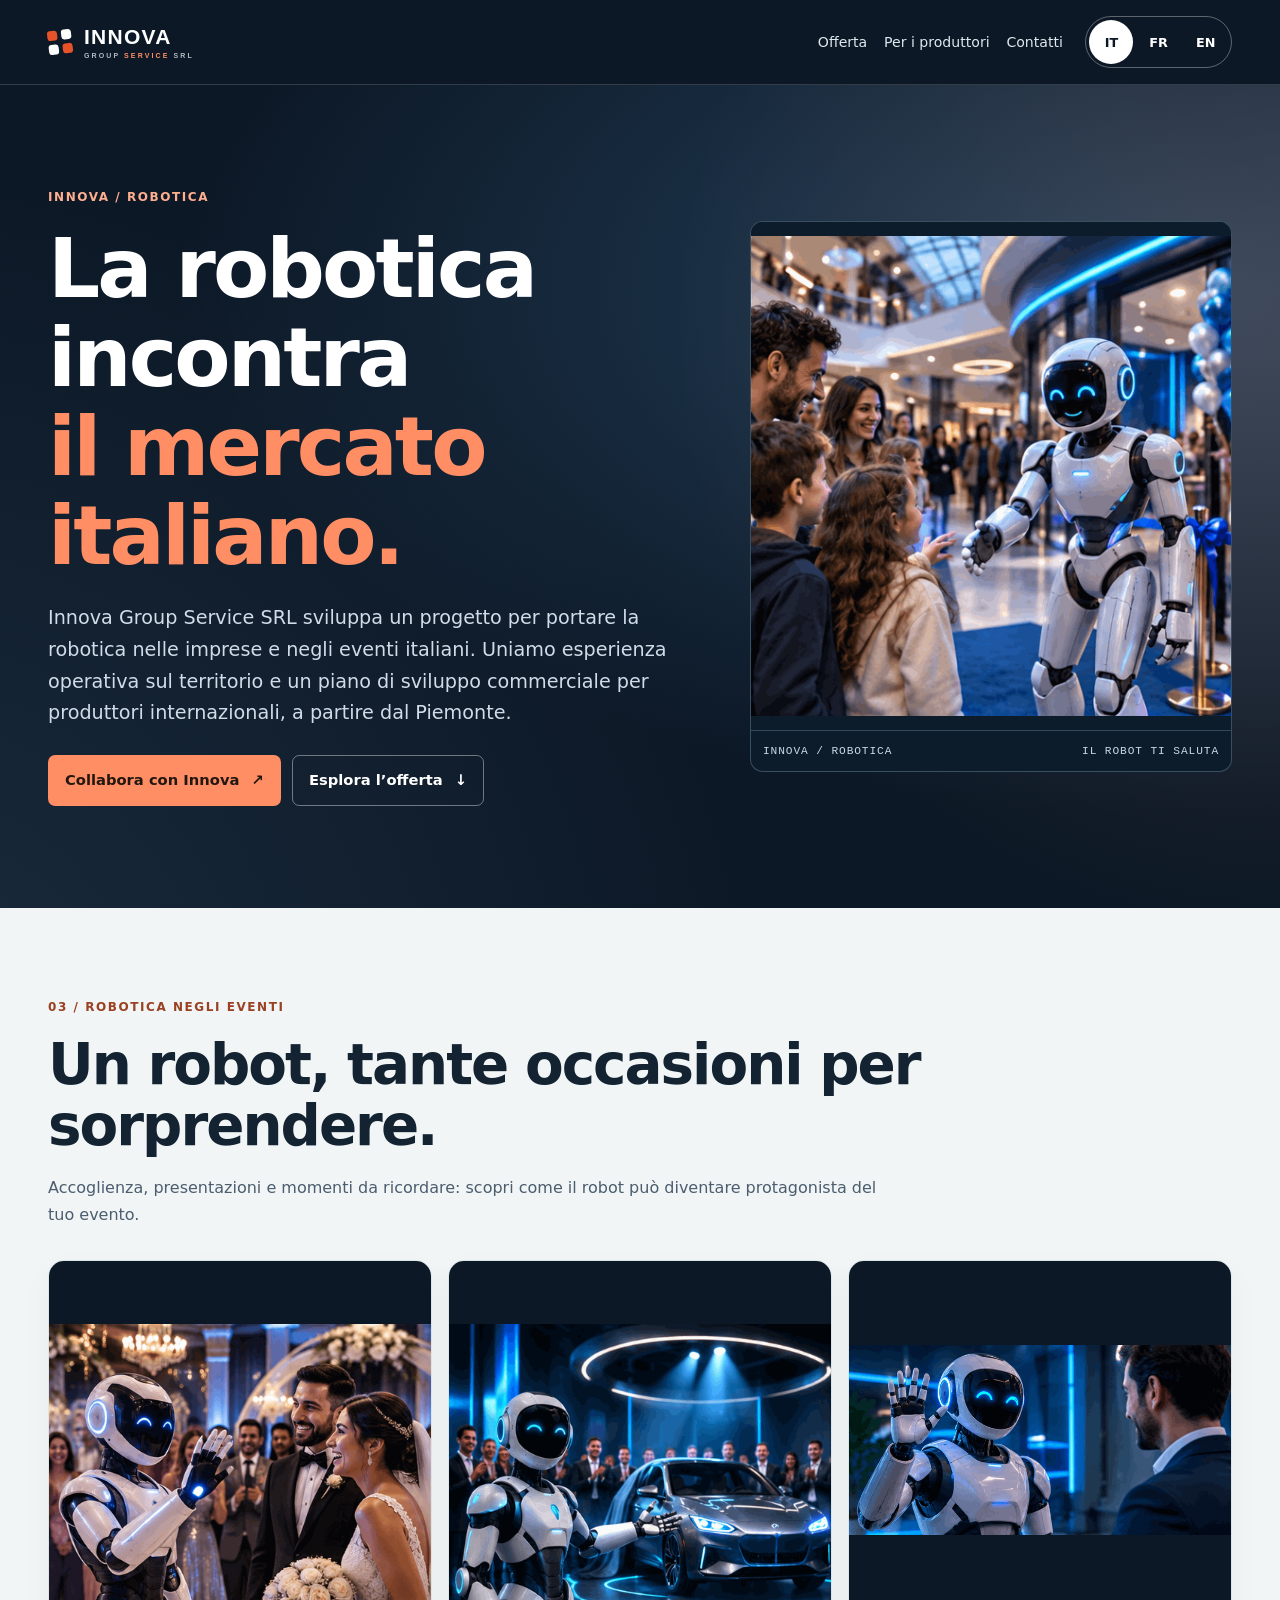
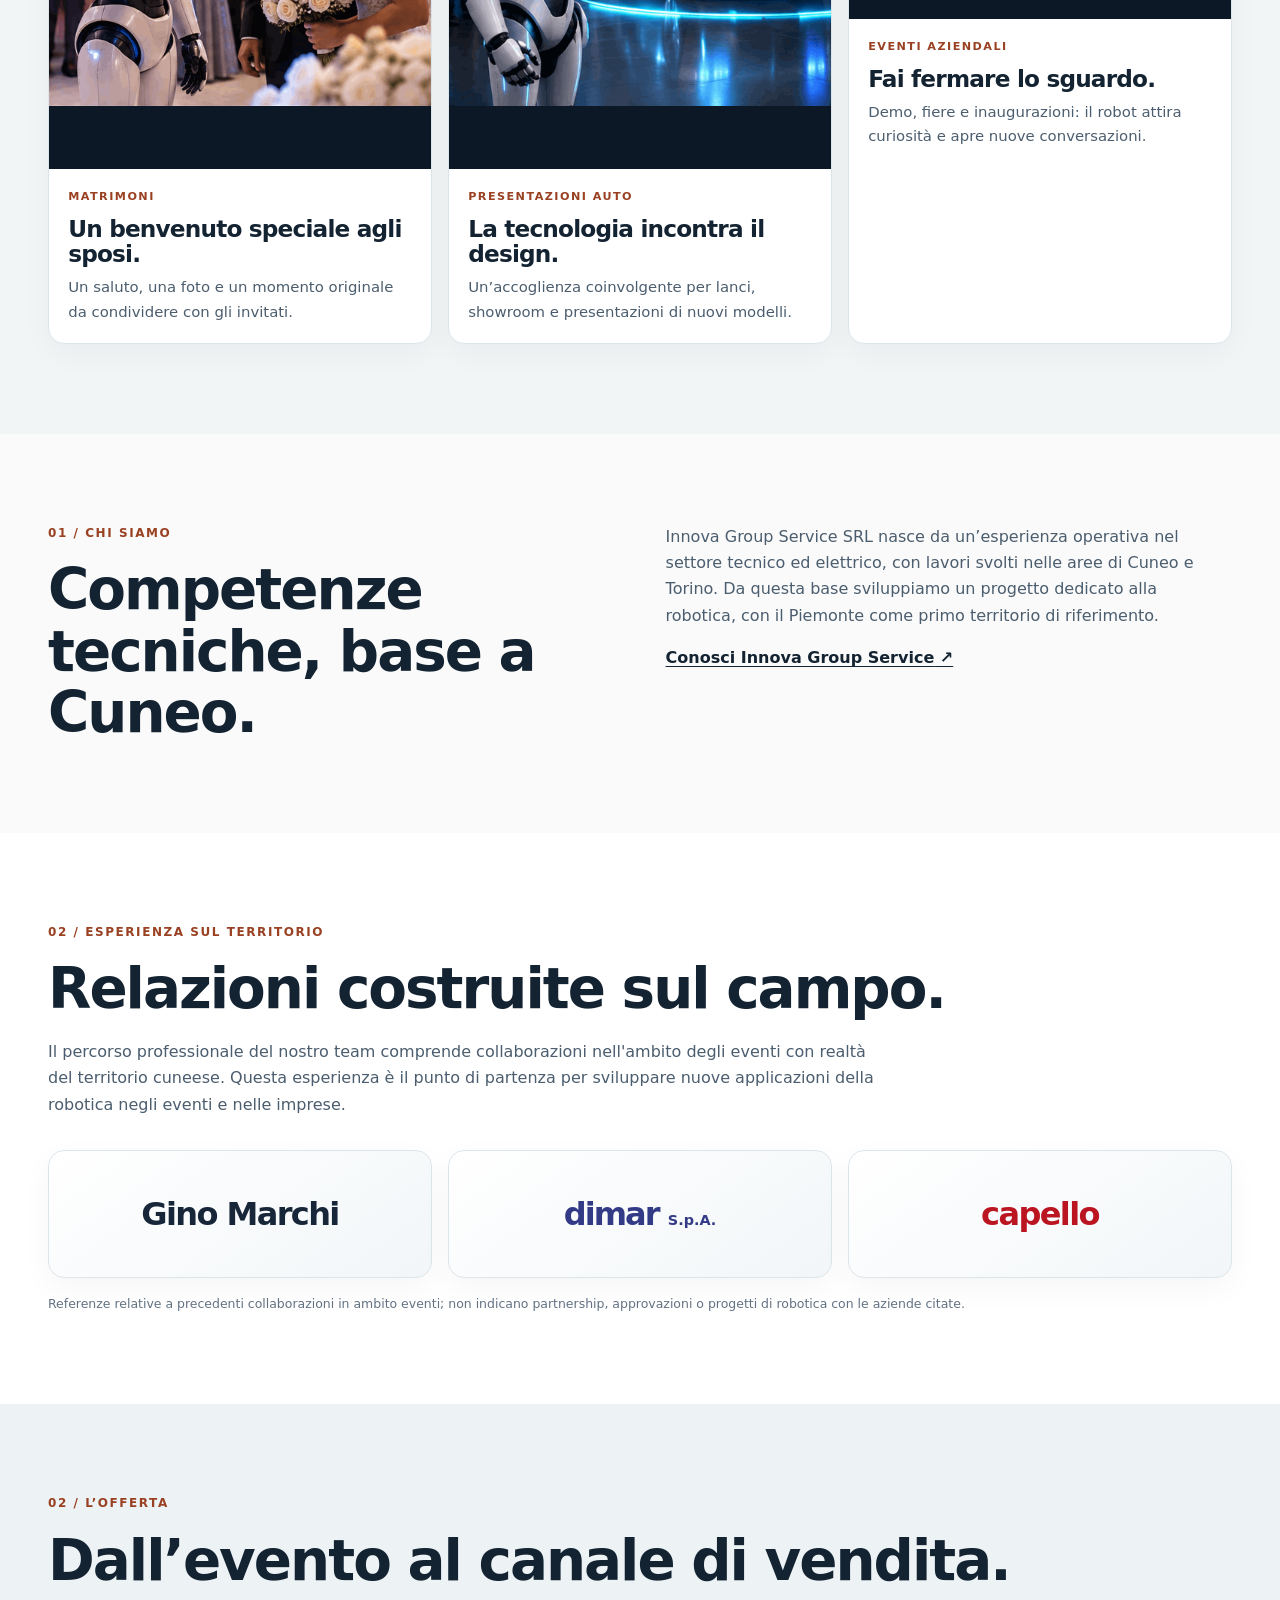
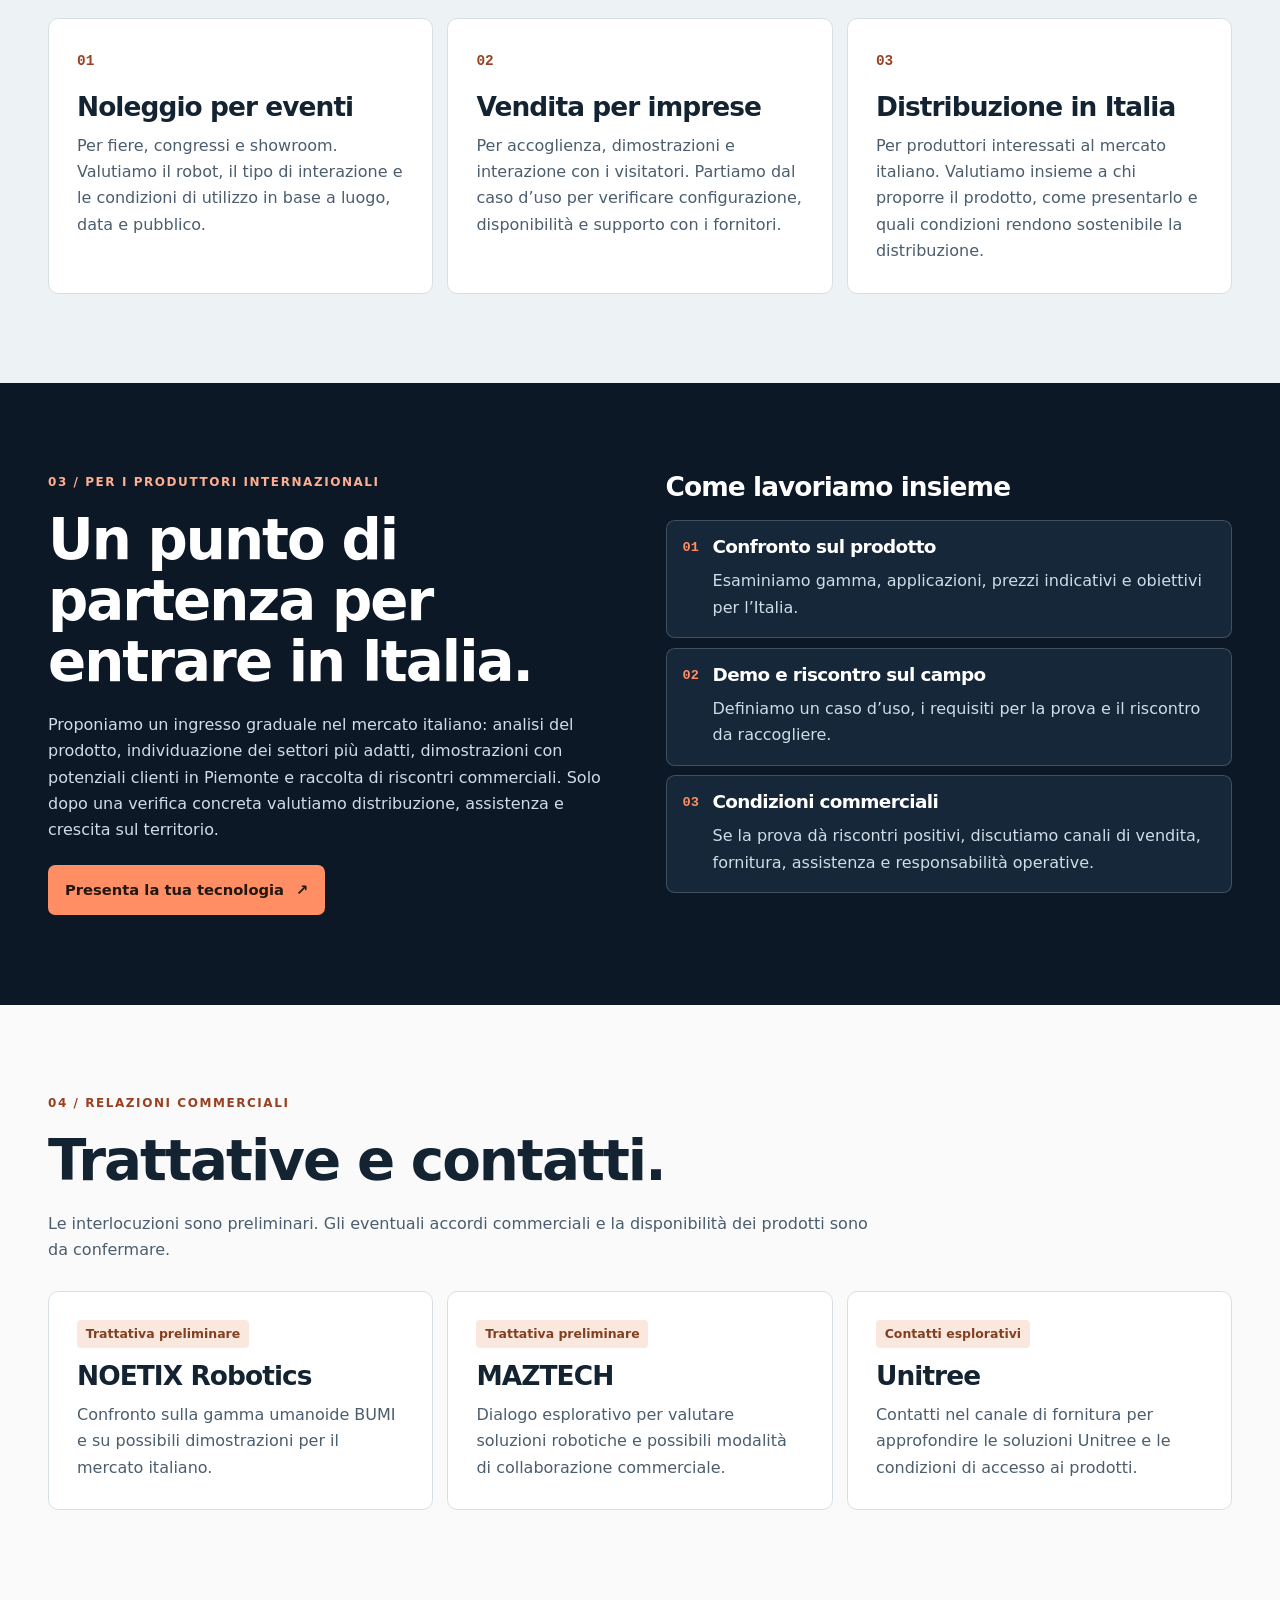
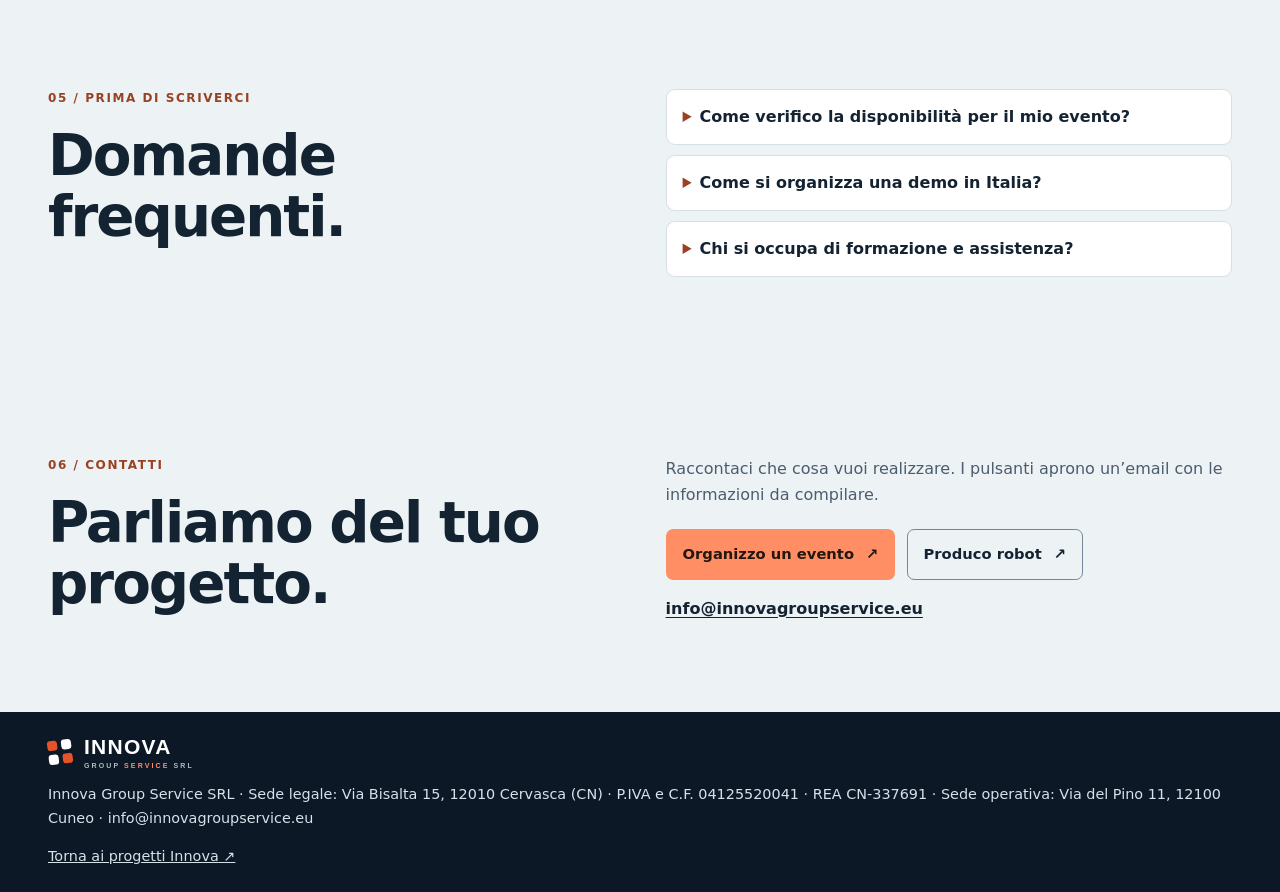
<file: robotica.html>
<!doctype html>
<html lang="it">
<head>
  <meta charset="utf-8">
  <meta name="viewport" content="width=device-width, initial-scale=1">
  <meta name="theme-color" content="#0c1826">
  <meta name="description" content="Innova Group Service SRL, Cuneo. Robotica per eventi e imprese, con progetti di noleggio, vendita e distribuzione in Italia.">
  <title>Robotica per eventi, imprese e produttori | Innova Group Service SRL</title>
  <link rel="canonical" href="https://innovagroupservice.eu/robotica.html">
  <link rel="stylesheet" href="robotica.css">
  <script src="robotica.js" defer></script>
<style id="logo-innova">.brand{display:inline-flex!important;align-items:center;gap:12px;color:#fff;text-decoration:none;font:800 21px/1 'Manrope',sans-serif;letter-spacing:.06em}.brand .brand-text small{display:block;font-size:7px;letter-spacing:.3em;margin-top:5px;color:#aebbc2}.brand-mark,.brand-symbol,.brand-icon{display:grid!important;grid-template-columns:1fr 1fr;gap:4px;width:24px;height:24px;transform:rotate(-7deg);flex:none;border:0!important;border-radius:0!important;overflow:visible;place-items:stretch!important}.brand-mark i,.brand-symbol span,.brand-icon span{display:block!important;width:auto!important;height:auto!important;border:0!important;border-radius:3px!important;transform:none!important;background:#fff!important}.brand-mark i:nth-child(1),.brand-mark i:nth-child(4),.brand-symbol span:nth-child(1),.brand-symbol span:nth-child(4),.brand-icon span:nth-child(1),.brand-icon span:nth-child(4){background:#e65329!important}@media(max-width:790px){.brand{font-size:18px}}</style>
</head>
<body>
  <a class="skip" href="#contenuto"><span data-i18n="skip">Vai al contenuto</span></a>
  <header class="site-header">
    <div class="shell topbar">
      <a class="brand" href="/" aria-label="Innova Group Service SRL"><span class="brand-mark" aria-hidden="true"><i></i><i></i><i></i><i></i></span><span class="brand-text">INNOVA<small>GROUP <span class="brand-service" style="color:var(--orange,#f1663b)">SERVICE</span> SRL</small></span></a>
      <div class="languages" role="group" aria-label="Lingua">
        <button type="button" lang="it" aria-label="Italiano" aria-pressed="true" data-lang="it">IT</button>
        <button type="button" lang="fr" aria-label="Français" aria-pressed="false" data-lang="fr">FR</button>
        <button type="button" lang="en" aria-label="English" aria-pressed="false" data-lang="en">EN</button>
      </div>
      <nav class="nav" aria-label="Robotica">
        <a href="#robot-business"><span data-i18n="navOffer">Offerta</span></a>
        <a href="#partner"><span data-i18n="navPartner">Per i produttori</span></a>
        <a href="#modulo"><span data-i18n="navContact">Contatti</span></a>
      </nav>
    </div>
  </header>
  <main id="contenuto">
    <section class="hero" id="robotica">
      <div class="shell hero-grid">
        <div class="hero-copy">
          <p class="eyebrow">INNOVA / ROBOTICA</p>
          <h1><span data-i18n="heroA">La robotica incontra</span> <em><span data-i18n="heroB">il mercato italiano.</span></em></h1>
          <p class="lead"><span data-i18n="heroLead">Innova Group Service SRL sviluppa un progetto per portare la robotica nelle imprese e negli eventi italiani. Uniamo esperienza operativa sul territorio e un piano di sviluppo commerciale per produttori internazionali, a partire dal Piemonte.</span></p>
          <div class="actions">
            <a class="button primary" href="#partner"><span data-i18n="heroPartner">Collabora con Innova</span> <span aria-hidden="true">↗</span></a>
            <a class="button outline" href="#robot-business"><span data-i18n="heroOffer">Esplora l’offerta</span> <span aria-hidden="true">↓</span></a>
          </div>
        </div>
        <figure class="hero-figure" aria-hidden="true">
          <img class="hero-robot" src="assets/robotica/robot-inaugurazione.gif" alt="" width="508" height="508" fetchpriority="high">
          <figcaption><span>INNOVA / ROBOTICA</span><span>IL ROBOT TI SALUTA</span></figcaption>
        </figure>
      </div>
    </section>
    <section class="section events-section" id="eventi">
      <div class="shell">
        <div class="section-heading"><p class="eyebrow">03 / <span data-i18n="eventsLabel">ROBOTICA NEGLI EVENTI</span></p><h2><span data-i18n="eventsTitle">Un robot, tante occasioni per sorprendere.</span></h2></div>
        <p class="intro" data-i18n="eventsIntro">Accoglienza, presentazioni e momenti da ricordare: scopri come il robot può diventare protagonista del tuo evento.</p>
        <div class="event-grid">
          <article class="event-card" data-reveal>
            <img src="assets/robotica/robot-matrimonio.gif" alt="" width="508" height="508" loading="lazy" decoding="async">
            <div class="event-copy"><p class="event-kicker" data-i18n="eventWeddingLabel">MATRIMONI</p><h3 data-i18n="eventWeddingTitle">Un benvenuto speciale agli sposi.</h3><p data-i18n="eventWeddingDesc">Un saluto, una foto e un momento originale da condividere con gli invitati.</p></div>
          </article>
          <article class="event-card" data-reveal>
            <img src="assets/robotica/robot-auto.gif" alt="" width="508" height="508" loading="lazy" decoding="async">
            <div class="event-copy"><p class="event-kicker" data-i18n="eventAutoLabel">PRESENTAZIONI AUTO</p><h3 data-i18n="eventAutoTitle">La tecnologia incontra il design.</h3><p data-i18n="eventAutoDesc">Un’accoglienza coinvolgente per lanci, showroom e presentazioni di nuovi modelli.</p></div>
          </article>
          <article class="event-card" data-reveal>
            <img src="assets/robotica/robot-business.gif" alt="" width="720" height="358" loading="lazy" decoding="async">
            <div class="event-copy"><p class="event-kicker" data-i18n="eventBusinessLabel">EVENTI AZIENDALI</p><h3 data-i18n="eventBusinessTitle">Fai fermare lo sguardo.</h3><p data-i18n="eventBusinessDesc">Demo, fiere e inaugurazioni: il robot attira curiosità e apre nuove conversazioni.</p></div>
          </article>
        </div>
      </div>
    </section>
    <section class="section shell split" id="azienda">
      <div class="section-heading"><p class="eyebrow">01 / <span data-i18n="about">CHI SIAMO</span></p><h2><span data-i18n="aboutTitle">Competenze tecniche, base a Cuneo.</span></h2></div>
      <div class="section-copy" data-reveal>
        <p><span data-i18n="aboutDesc">Innova Group Service SRL nasce da un’esperienza operativa nel settore tecnico ed elettrico, con lavori svolti nelle aree di Cuneo e Torino. Da questa base sviluppiamo un progetto dedicato alla robotica, con il Piemonte come primo territorio di riferimento.</span></p>
        <a class="text-link" href="azienda.html"><span data-i18n="aboutLink">Conosci Innova Group Service</span> ↗</a>
      </div>
    </section>
    <section class="section references-section" id="esperienza">
      <div class="shell">
        <div class="section-heading"><p class="eyebrow">02 / <span data-i18n="referencesLabel">ESPERIENZA SUL TERRITORIO</span></p><h2><span data-i18n="referencesTitle">Relazioni costruite sul campo.</span></h2></div>
        <p class="intro"><span data-i18n="referencesDesc">Il percorso professionale del nostro team comprende collaborazioni nell'ambito degli eventi con realtà del territorio cuneese. Questa esperienza è il punto di partenza per sviluppare nuove applicazioni della robotica negli eventi e nelle imprese.</span></p>
        <div class="reference-grid" aria-label="Esperienze in ambito eventi">
          <div class="reference-name" data-reveal><strong>Gino Marchi</strong></div>
          <div class="reference-name" data-reveal><strong>dimar <small>S.p.A.</small></strong></div>
          <div class="reference-name" data-reveal><strong>capello</strong></div>
        </div>
        <p class="reference-note"><span data-i18n="referencesNote">Referenze relative a precedenti collaborazioni in ambito eventi; non indicano partnership, approvazioni o progetti di robotica con le aziende citate.</span></p>
      </div>
    </section>
    <section class="section tinted" id="robot-business">
      <div class="shell">
        <div class="section-heading"><p class="eyebrow">02 / <span data-i18n="offer">L’OFFERTA</span></p><h2><span data-i18n="offerTitle">Dall’evento al canale di vendita.</span></h2></div>
        <div class="cards">
          <article class="card" data-reveal><span class="number">01</span><h3><span data-i18n="rent">Noleggio per eventi</span></h3><p><span data-i18n="rentDesc">Per fiere, congressi e showroom. Valutiamo il robot, il tipo di interazione e le condizioni di utilizzo in base a luogo, data e pubblico.</span></p></article>
          <article class="card" data-reveal><span class="number">02</span><h3><span data-i18n="sales">Vendita per imprese</span></h3><p><span data-i18n="salesDesc">Per accoglienza, dimostrazioni e interazione con i visitatori. Partiamo dal caso d’uso per verificare configurazione, disponibilità e supporto con i fornitori.</span></p></article>
          <article class="card" data-reveal><span class="number">03</span><h3><span data-i18n="distribution">Distribuzione in Italia</span></h3><p><span data-i18n="distributionDesc">Per produttori interessati al mercato italiano. Valutiamo insieme a chi proporre il prodotto, come presentarlo e quali condizioni rendono sostenibile la distribuzione.</span></p></article>
        </div>
      </div>
    </section>
    <section class="section dark" id="partner">
      <div class="shell split">
        <div>
          <div class="section-heading"><p class="eyebrow">03 / <span data-i18n="maker">PER I PRODUTTORI INTERNAZIONALI</span></p><h2><span data-i18n="makerTitle">Un punto di partenza per entrare in Italia.</span></h2></div>
          <p><span data-i18n="makerLead">Proponiamo un ingresso graduale nel mercato italiano: analisi del prodotto, individuazione dei settori più adatti, dimostrazioni con potenziali clienti in Piemonte e raccolta di riscontri commerciali. Solo dopo una verifica concreta valutiamo distribuzione, assistenza e crescita sul territorio.</span></p>
          <a class="button primary" data-subject="partner" href="mailto:info@innovagroupservice.eu?subject=Proposta%20di%20collaborazione%20robotica&amp;body=Buongiorno%2C%0D%0Avorrei%20presentarvi%20la%20nostra%20tecnologia.%0D%0A%0D%0AAzienda%20e%20sito%20web%3A%0D%0AProdotto%20o%20scheda%20tecnica%3A%0D%0AApplicazioni%20principali%3A%0D%0AObiettivi%20per%20il%20mercato%20italiano%3A%0D%0A"><span data-i18n="makerCta">Presenta la tua tecnologia</span> ↗</a>
        </div>
        <div>
          <h3 class="process-title"><span data-i18n="process">Come lavoriamo insieme</span></h3>
          <ol class="steps">
            <li data-reveal><div><h3><span data-i18n="step1">Confronto sul prodotto</span></h3><p><span data-i18n="step1Desc">Esaminiamo gamma, applicazioni, prezzi indicativi e obiettivi per l’Italia.</span></p></div></li>
            <li data-reveal><div><h3><span data-i18n="step2">Demo e riscontro sul campo</span></h3><p><span data-i18n="step2Desc">Definiamo un caso d’uso, i requisiti per la prova e il riscontro da raccogliere.</span></p></div></li>
            <li data-reveal><div><h3><span data-i18n="step3">Condizioni commerciali</span></h3><p><span data-i18n="step3Desc">Se la prova dà riscontri positivi, discutiamo canali di vendita, fornitura, assistenza e responsabilità operative.</span></p></div></li>
          </ol>
        </div>
      </div>
    </section>
    <section class="section shell" id="interlocuzioni">
      <div class="section-heading"><p class="eyebrow">04 / <span data-i18n="dialogues">RELAZIONI COMMERCIALI</span></p><h2><span data-i18n="dialoguesTitle">Trattative e contatti.</span></h2></div>
      <p class="intro"><span data-i18n="dialoguesIntro">Le interlocuzioni sono preliminari. Gli eventuali accordi commerciali e la disponibilità dei prodotti sono da confermare.</span></p>
      <div class="cards">
        <article class="dialogue" data-reveal><p class="status"><span data-i18n="noetix">Trattativa preliminare</span></p><h3>NOETIX Robotics</h3><p><span data-i18n="noetixDesc">Confronto sulla gamma umanoide BUMI e su possibili dimostrazioni per il mercato italiano.</span></p></article>
        <article class="dialogue" data-reveal><p class="status"><span data-i18n="maztech">Trattativa preliminare</span></p><h3>MAZTECH</h3><p><span data-i18n="maztechDesc">Dialogo esplorativo per valutare soluzioni robotiche e possibili modalità di collaborazione commerciale.</span></p></article>
        <article class="dialogue" data-reveal><p class="status"><span data-i18n="unitree">Contatti esplorativi</span></p><h3>Unitree</h3><p><span data-i18n="unitreeDesc">Contatti nel canale di fornitura per approfondire le soluzioni Unitree e le condizioni di accesso ai prodotti.</span></p></article>
      </div>
    </section>
    <section class="section tinted" id="faq">
      <div class="shell split">
        <div class="section-heading"><p class="eyebrow">05 / <span data-i18n="faqLabel">PRIMA DI SCRIVERCI</span></p><h2><span data-i18n="faqTitle">Domande frequenti.</span></h2></div>
        <div class="faq">
          <details><summary><span data-i18n="faqEvent">Come verifico la disponibilità per il mio evento?</span></summary><p><span data-i18n="faqEventAnswer">Mandaci data, sede e tipo di pubblico. Verifichiamo con i fornitori quali modelli sono adatti, la disponibilità e i costi prima di formulare una proposta.</span></p></details>
          <details><summary><span data-i18n="faqDemo">Come si organizza una demo in Italia?</span></summary><p><span data-i18n="faqDemoAnswer">Partiamo da un caso d’uso e definiamo con il produttore il luogo, chi gestisce la prova e quali riscontri raccogliere. La data si concorda dopo aver verificato la fattibilità.</span></p></details>
          <details><summary><span data-i18n="faqSupport">Chi si occupa di formazione e assistenza?</span></summary><p><span data-i18n="faqSupportAnswer">Per una vendita o una distribuzione, verifichiamo con il produttore chi può fornire formazione, ricambi e assistenza e con quali tempi. Le responsabilità si definiscono nella proposta.</span></p></details>
        </div>
      </div>
    </section>
    <section class="section contact-section" id="contatti">
      <div class="shell split" id="modulo">
        <div class="section-heading"><p class="eyebrow">06 / <span data-i18n="contact">CONTATTI</span></p><h2><span data-i18n="contactTitle">Parliamo del tuo progetto.</span></h2></div>
        <div>
          <p><span data-i18n="contactDesc">Raccontaci che cosa vuoi realizzare. I pulsanti aprono un’email con le informazioni da compilare.</span></p>
          <div class="actions contact-actions">
            <a class="button primary" data-subject="project" href="mailto:info@innovagroupservice.eu?subject=Robotica%20per%20un%20evento&amp;body=Buongiorno%2C%0D%0Avorrei%20valutare%20un%20robot%20per%20il%20nostro%20evento.%0D%0A%0D%0ACitt%C3%A0%20e%20sede%3A%0D%0AData%20e%20durata%3A%0D%0APubblico%20previsto%3A%0D%0ATipo%20di%20interazione%20desiderata%3A%0D%0A"><span data-i18n="eventCta">Organizzo un evento</span> <span aria-hidden="true">↗</span></a>
            <a class="button secondary" data-subject="partner" href="mailto:info@innovagroupservice.eu?subject=Proposta%20di%20collaborazione%20robotica&amp;body=Buongiorno%2C%0D%0Avorrei%20presentarvi%20la%20nostra%20tecnologia.%0D%0A%0D%0AAzienda%20e%20sito%20web%3A%0D%0AProdotto%20o%20scheda%20tecnica%3A%0D%0AApplicazioni%20principali%3A%0D%0AObiettivi%20per%20il%20mercato%20italiano%3A%0D%0A"><span data-i18n="producerCta">Produco robot</span> <span aria-hidden="true">↗</span></a>
          </div>
          <a class="email" href="mailto:info@innovagroupservice.eu">info@innovagroupservice.eu</a>
        </div>
      </div>
    </section>
  </main>
  <footer class="site-footer">
    <div class="shell footer-inner">
      <a class="brand" href="/" aria-label="Innova Group Service SRL"><span class="brand-mark" aria-hidden="true"><i></i><i></i><i></i><i></i></span><span class="brand-text">INNOVA<small>GROUP <span class="brand-service" style="color:var(--orange,#f1663b)">SERVICE</span> SRL</small></span></a>
      <span>Innova Group Service SRL · <span data-i18n="footerLegal">Sede legale: Via Bisalta 15, 12010 Cervasca (CN) · P.IVA e C.F. 04125520041 · REA CN-337691 · Sede operativa: Via del Pino 11, 12100 Cuneo · info@innovagroupservice.eu</span></span>
      <a href="progetti.html"><span data-i18n="back">Torna ai progetti Innova</span> ↗</a>
    </div>
  </footer>
</body>
</html>
</file>
<file: home-showcase.css>
/* Innova Group Service — homepage visual edition, 2026-10-29 */
.home-page{--electric:#ff7951;--night:#0c1c2b}
.home-page .hero{min-height:min(850px,100svh);background:#0c1c2b;isolation:isolate}
.home-page .hero:before{background:
  radial-gradient(ellipse 45% 62% at 74% 45%,#36546d 0%,#1b364c 32%,transparent 80%),
  radial-gradient(ellipse 36% 34% at 17% 86%,#f1663b23 0%,transparent 75%),
  linear-gradient(121deg,#0b1926 0%,#172d3e 80%)}
.home-page .hero-grid{opacity:.32;background-size:56px 56px;mask-image:linear-gradient(to right,transparent 4%,#000 100%)}
.home-page .hero:after{right:18%;background:#92b1c71b}
.home-page .hero-art{right:-1%;width:59%;top:6%;height:90%;filter:drop-shadow(0 32px 42px #0005)}
.home-page .hero-art:before{content:"";position:absolute;top:22%;left:20%;width:65%;aspect-ratio:1;border-radius:50%;background:#f1663b1c;filter:blur(62px);animation:innovaAura 6s ease-in-out infinite alternate}
.home-page .hero-art svg{position:relative}
.home-page .hero-content{padding-top:165px;padding-bottom:105px}
.home-page .hero h1{margin:25px 0 25px}
.home-page .hero .eyebrow{color:#c7dae4}
.home-page .hero-desc{max-width:520px}
.home-page .hero .hero-note{max-width:560px;margin-top:55px}
.home-page .hero-tech-label{position:absolute;z-index:4;color:#b9d1e0;pointer-events:none;padding:11px 15px;border:1px solid #9cb5c539;border-radius:4px;background:#11283bba;backdrop-filter:blur(10px);font:700 10px/1.5 'Manrope',sans-serif;letter-spacing:.14em;text-transform:uppercase}
.home-page .hero-tech-label strong{display:block;color:#ff926d;font-size:12px;margin-bottom:3px;letter-spacing:.1em}
.home-page .hero-tech-label--top{top:25%;right:5%}
.home-page .hero-tech-label--bottom{bottom:14%;right:33%}
.home-page .hero-micro-lines{position:absolute;inset:0;z-index:1;pointer-events:none;background-image:repeating-linear-gradient(105deg,transparent 0,transparent 95px,#c3dbea09 96px,transparent 97px)}
.home-page .hero-chiprow{display:flex;flex-wrap:wrap;gap:8px;margin-top:32px;max-width:570px}
.home-page .hero-chiprow span{display:inline-flex;align-items:center;gap:9px;border:1px solid #a1baca42;color:#d7e5eb;padding:8px 12px;border-radius:3px;font:700 10px/1.5 'Manrope',sans-serif;letter-spacing:.09em}
.home-page .hero-chiprow i{width:5px;height:5px;border-radius:50%;background:#ff855c;box-shadow:0 0 0 4px #f1663b22}
.home-page .hero-bottom-edge{position:absolute;bottom:0;width:100%;left:0;height:5px;background:linear-gradient(90deg,#f1663b,#e59270 35%,#9dcbd1 68%,transparent);z-index:5}
@keyframes innovaAura{to{opacity:.45;transform:scale(1.2)}}

/* Compact branded orientation strip */
.home-page .showcase-ticker{background:#122637;color:#cad8df;border-bottom:1px solid #ffffff1a}
.home-page .showcase-ticker-inner{display:grid;grid-template-columns:1fr 1fr 1fr auto;gap:0;min-height:94px;align-items:stretch}
.home-page .showcase-ticker-item{display:flex;gap:15px;align-items:center;padding:22px 24px;border-right:1px solid #ffffff20}
.home-page .showcase-ticker-item:first-child{padding-left:0}
.home-page .showcase-ticker-num{font:800 32px/1 'Manrope',sans-serif;color:#fa8159;letter-spacing:-.06em}
.home-page .showcase-ticker-item strong{display:block;color:white;font:800 12px/1.3 'Manrope',sans-serif}
.home-page .showcase-ticker-item small{display:block;color:#9fb5c2;font-size:11px;line-height:1.5;margin-top:4px}
.home-page .showcase-ticker-link{align-self:center;color:white;font-size:12px;font-weight:800;white-space:nowrap;display:flex;align-items:center;gap:13px;padding-left:28px}
.home-page .showcase-ticker-link svg{width:23px;height:23px;stroke:#ff956e;stroke-width:1.7;fill:none}
.home-page .ticker{display:none}

/* Project cards, upgraded art direction */
.home-page .project-hub{padding:120px 0 115px;background:#f5f4ef;position:relative}
.home-page .project-hub:before{content:"";position:absolute;inset:0;background:radial-gradient(ellipse 65% 40% at 100% 5%,#d1dedb64 0%,transparent 75%);pointer-events:none}
.home-page .project-hub>.container{position:relative}
.home-page .premium-hub{gap:20px}
.home-page .premium-hub .hub-card{border-radius:8px;box-shadow:0 22px 48px #142b3910;border:1px solid #d6dcda;isolation:isolate}
.home-page .premium-hub .hub-card:after{content:"";position:absolute;inset:0;z-index:-1;border-radius:inherit;pointer-events:none;box-shadow:inset 0 0 0 1px #ffffff35}
.home-page .premium-hub .feature-robot{border:1px solid #47667a;min-height:515px;background:linear-gradient(115deg,#0d202f 0%,#19374b 66%,#23465b 100%)}
.home-page .premium-hub .feature-robot:before{content:"";position:absolute;inset:0;background:
 radial-gradient(ellipse 34% 72% at 77% 54%,#e7775030,transparent 85%),
 repeating-linear-gradient(0deg,transparent 0 34px,#a8cde50b 35px 36px),
 repeating-linear-gradient(90deg,transparent 0 34px,#a8cde50b 35px 36px);z-index:-1}
.home-page .premium-hub .feature-robot h3{margin-top:34px}
.home-page .premium-hub .feature-robot .hub-card-copy{justify-content:center}
.home-page .hub-robot-stage{right:8%;width:37%}
.home-page .hub-robot-stage:after{content:"";position:absolute;bottom:3%;left:14%;right:14%;height:18px;background:#ff875e55;border-radius:50%;filter:blur(24px)}
.home-page .hub-robot-orbit{width:410px;height:410px;animation:innovaSpin 48s linear infinite}
.home-page .hub-robot-orbit:before,.home-page .hub-robot-orbit:after{content:"";position:absolute;border:1px dashed #9fc2d543;border-radius:50%;inset:37px}
.home-page .hub-robot-orbit:after{inset:85px;border-style:solid;border-color:#ed936a32}
.home-page .hub-robot-svg{width:min(100%,335px);filter:drop-shadow(15px 24px 29px #0008)}
.home-page .robot-hud{position:absolute;z-index:3;pointer-events:none;color:#cae1ec;padding:9px 12px;font:800 10px 'Manrope',sans-serif;letter-spacing:.17em;border:1px solid #a5c6d844;background:#122b3dca;backdrop-filter:blur(7px)}
.home-page .robot-hud b{color:#ff9a73;display:block;margin-bottom:4px}
.home-page .robot-hud--left{left:55%;top:19%}
.home-page .robot-hud--right{right:3%;bottom:15%}
.home-page .hub-robot-floor{position:absolute;bottom:0;right:1%;width:47%;height:100px;pointer-events:none;transform:perspective(250px) rotateX(58deg);background:repeating-linear-gradient(0deg,transparent 0 21px,#5c92aa2a 22px 23px),repeating-linear-gradient(90deg,transparent 0 27px,#5c92aa2a 28px 29px);mask-image:linear-gradient(to bottom,transparent,#000)}
@keyframes innovaSpin{to{transform:rotate(360deg)}}
.home-page .premium-hub .feature-ai,.home-page .premium-hub .feature-energy{padding-top:310px;min-height:600px}
.home-page .hub-visual{height:270px}
.home-page .hub-voice-art{background:
 radial-gradient(circle at 82% 18%,#8cd7db54 0%,transparent 40%),
 linear-gradient(130deg,#d2e6e9,#bad6dd 60%,#d6eceb)}
.home-page .hub-voice-art:before{content:"";position:absolute;inset:0;background:radial-gradient(#4b7e8e35 1px,transparent 2px);background-size:19px 19px;mask-image:linear-gradient(90deg,#000,transparent 90%)}
.home-page .voice-art-icon{top:51px;left:45px}
.home-page .voice-art-bars{bottom:108px;right:26px;opacity:.25;transform:scale(1.3)}
.home-page .ai-console{position:absolute;top:22px;right:20px;left:147px;min-height:198px;border:1px solid #fff9;border-radius:13px;background:#f8fdf8e8;box-shadow:0 14px 30px #224d5d33;backdrop-filter:blur(8px);padding:16px;display:flex;flex-direction:column;gap:14px}
.home-page .ai-console-top{display:flex;align-items:center;justify-content:space-between;gap:8px;color:#315267;font:800 9px 'Manrope',sans-serif;letter-spacing:.11em}
.home-page .ai-console-top i{height:8px;width:8px;background:#25b393;border-radius:50%;box-shadow:0 0 0 5px #25b39320;flex-shrink:0}
.home-page .ai-console-name{font:800 18px 'Manrope',sans-serif;color:#1b3645;letter-spacing:-.04em}
.home-page .ai-console-bubble{padding:11px 13px;background:#e2eff1;border-radius:11px 11px 11px 2px;color:#31586a;font-size:12px;line-height:1.45;max-width:100%}
.home-page .ai-console-wave{height:21px;display:flex;align-items:center;justify-content:flex-start;gap:4px}
.home-page .ai-console-wave i{width:3px;background:#f1663b;border-radius:5px;height:7px;animation:innovaVoice 1.7s ease-in-out infinite alternate}
.home-page .ai-console-wave i:nth-child(2n){height:16px;animation-delay:.15s}
.home-page .ai-console-wave i:nth-child(3n){height:22px;animation-delay:.3s}
.home-page .ai-console-wave i:nth-child(4n){height:11px;animation-delay:.52s}
@keyframes innovaVoice{to{transform:scaleY(.45)}}
.home-page .hub-energy-art{background:radial-gradient(circle at 80% 15%,#ff9e6471,transparent 30%),linear-gradient(140deg,#112a3b,#1c4557)}
.home-page .hub-energy-art:before{opacity:.7;background:linear-gradient(transparent 97%,#c3e4ef1f 98%),linear-gradient(90deg,transparent 97%,#c3e4ef1f 98%);background-size:27px 27px}
.home-page .hub-energy-art:after{content:"";position:absolute;inset:0;background:linear-gradient(0deg,#09213374,transparent 55%);pointer-events:none}
.home-page .energy-art-scene{position:absolute;inset:0;display:grid;place-items:center;perspective:500px}
.home-page .energy-art-scene>svg{height:215px;width:370px;max-width:85%;filter:drop-shadow(0 20px 16px #0005);transform:translateY(6px)}
.home-page .energy-art-chip{position:absolute;z-index:3;border:1px solid #b4d1d16b;background:#112a3bcc;backdrop-filter:blur(8px);padding:9px 12px;display:flex;align-items:center;gap:8px;color:#e5f5f4;font:800 10px 'Manrope',sans-serif;letter-spacing:.08em;border-radius:5px}
.home-page .energy-art-chip i{width:7px;height:7px;background:#ff9a67;border-radius:50%;box-shadow:0 0 0 4px #ff9a6725}
.home-page .energy-art-chip--one{left:22px;top:20px}
.home-page .energy-art-chip--two{right:22px;bottom:23px}
.home-page .energy-art-beam{stroke:#ffc08a;stroke-width:3;stroke-linecap:round;stroke-dasharray:5 13;animation:innovaFlow 6s linear infinite}
@keyframes innovaFlow{to{stroke-dashoffset:-180}}
.home-page .premium-hub .hub-card:hover .hub-visual svg{filter:drop-shadow(0 12px 18px #0002)}
.home-page .premium-hub .hub-card .hub-card-link{font-size:13px;letter-spacing:.01em}
.home-page .premium-hub .hub-card .hub-arrow{width:34px;height:34px;border-radius:5px;font-size:20px}
.home-page .premium-hub .hub-card .hub-index{font-size:10px;letter-spacing:.15em}
.home-page .hub-details{display:flex;flex-wrap:wrap;gap:7px;margin:-1px 0 27px}
.home-page .hub-details>span{font:800 10px 'Manrope',sans-serif;letter-spacing:.06em;border:1px solid #dbe3e1;color:#496270;background:#edf3f1;padding:8px 10px;border-radius:20px}
.home-page .feature-robot .hub-details>span{border-color:#839db547;background:#ffffff0e;color:#cfdee5}

/* Strong credibility / process section, no invented sales figures */
.home-page .why-innova{padding:115px 0 120px;background:#0d2030;color:#f7fafc;position:relative;overflow:hidden}
.home-page .why-innova:before{content:"";position:absolute;inset:0;opacity:.6;background:radial-gradient(circle at 83% 3%,#2c536447,transparent 43%),linear-gradient(120deg,transparent 48%,#f1663b13 50%,transparent 52%)}
.home-page .why-innova>.container{position:relative}
.home-page .why-head{display:grid;grid-template-columns:1fr .85fr;gap:60px;align-items:end;margin-bottom:55px}
.home-page .why-head h2{font:800 clamp(38px,4vw,59px)/1.1 'Manrope',sans-serif;letter-spacing:-.055em;margin:21px 0 0}
.home-page .why-head h2 em{font-style:normal;color:#ff8a63}
.home-page .why-head p{color:#abc0cb;font-size:16px;line-height:1.85;max-width:440px}
.home-page .why-grid{display:grid;grid-template-columns:repeat(3,1fr);border:1px solid #ffffff26}
.home-page .why-card{min-height:290px;padding:32px 32px 36px;position:relative;border-right:1px solid #ffffff26;background:#ffffff05}
.home-page .why-card:last-child{border-right:0}
.home-page .why-card-num{font:800 11px 'Manrope',sans-serif;color:#ff9871;letter-spacing:.18em}
.home-page .why-card-art{display:flex;align-items:center;justify-content:center;width:68px;height:68px;margin:21px 0 30px;border:1px solid #a7c8d455;background:#ffffff09;border-radius:11px;color:#fba37d;transition:transform .3s}
.home-page .why-card:hover .why-card-art{transform:translateY(-5px) rotate(-3deg)}
.home-page .why-card-art svg{width:34px;height:34px;stroke:currentColor;fill:none;stroke-width:1.65;stroke-linecap:round;stroke-linejoin:round}
.home-page .why-card h3{font:800 22px/1.2 'Manrope',sans-serif;letter-spacing:-.03em;margin:0 0 13px}
.home-page .why-card p{color:#b0c3ce;font-size:14px;line-height:1.75;margin:0}
.home-page .why-bottom{display:flex;align-items:center;justify-content:space-between;gap:35px;border-bottom:1px solid #ffffff25;padding:28px 3px 0;color:#90abbc;font:700 11px 'Manrope',sans-serif;letter-spacing:.15em;text-transform:uppercase}
.home-page .why-bottom strong{color:white}
.home-page .why-bottom a{color:#ff9a71;padding-bottom:24px}

/* Keep teaser about-company compact, but substantial */
.home-page .hub-about{background:#e9e9e4}
.home-page .hub-about-inner{gap:90px}
.home-page .hub-about-right p{max-width:550px}

/* Premium closing section: keep the actual email CTA functional */
.home-page .contact{padding:125px 0 135px;background:radial-gradient(circle at 87% 5%,#ff9b6860,transparent 38%),linear-gradient(135deg,#e65c35,#f07847);position:relative;overflow:hidden}
.home-page .contact:after{content:"";position:absolute;pointer-events:none;right:-100px;top:-180px;width:520px;height:520px;border:1px solid #ffffff65;border-radius:50%;box-shadow:0 0 0 65px #ffffff10,0 0 0 130px #ffffff09}
.home-page .contact-content{position:relative;z-index:2;align-items:center}
.home-page .contact h2{max-width:650px}
.home-page .contact-right{padding:37px;border:1px solid #ffffff63;background:#ffffff14;backdrop-filter:blur(6px);border-radius:7px}
.home-page .contact-right p{font-size:17px}
.home-page .contact-btn{background:#13283a;border-radius:4px}
.home-page .contact-email{font-size:clamp(17px,1.65vw,23px)}
.home-page .contact-meta{display:flex;gap:10px;align-items:center;margin-top:28px;color:#fff7ef;font-size:12px;font-weight:800;letter-spacing:.08em}
.home-page .contact-meta i{height:7px;width:7px;background:#fff;border-radius:50%}

/* Motion is secondary to readable content */
.home-page .innova-reveal{transition:opacity .55s ease,transform .65s cubic-bezier(.2,.75,.18,1);opacity:0;transform:translateY(22px)}
.home-page .innova-reveal.is-visible{opacity:1;transform:none}
@media(hover:hover){.home-page .premium-hub .hub-card:hover{box-shadow:0 25px 55px #122a3a24}.home-page .hub-about-link:hover,.home-page .showcase-ticker-link:hover{color:#f1663b}}
@media(max-width:1100px){
 .home-page .hero-tech-label--top{right:1%}
 .home-page .hero-tech-label--bottom{right:25%}
 .home-page .showcase-ticker-inner{grid-template-columns:repeat(3,1fr)}
 .home-page .showcase-ticker-link{display:none}
 .home-page .showcase-ticker-item{padding:20px 15px}
 .home-page .hub-robot-stage{width:42%;right:3%}
 .home-page .robot-hud--left{left:60%}
 .home-page .ai-console{left:127px;right:12px}
}
@media(max-width:760px){
 .home-page .hero{min-height:790px}
 .home-page .hero-content{padding:143px 0 60px}
 .home-page .hero h1{font-size:clamp(49px,11vw,69px);position:relative}
 .home-page .hero-desc{max-width:520px}
 .home-page .hero-art{right:-61%;top:12%;width:120%;opacity:.28;height:86%;filter:none}
 .home-page .hero-tech-label{display:none}
 .home-page .hero .hero-note{margin-top:30px}
 .home-page .hero-chiprow{gap:6px;margin-top:22px}
 .home-page .hero-chiprow span{font-size:9px;padding:8px 9px}
 .home-page .showcase-ticker-inner{min-height:0;grid-template-columns:1fr 1fr;gap:0}
 .home-page .showcase-ticker-item{gap:9px;padding:18px 9px}
 .home-page .showcase-ticker-item:first-child{padding-left:0}
 .home-page .showcase-ticker-item:nth-child(3){grid-column:1/-1;border-top:1px solid #ffffff20}
 .home-page .showcase-ticker-num{font-size:25px}
 .home-page .showcase-ticker-item small{font-size:10px}
 .home-page .showcase-ticker-item strong{font-size:11px}
 .home-page .project-hub{padding:76px 0}
 .home-page .premium-hub .feature-robot{min-height:550px}
 .home-page .hub-robot-stage{position:relative;align-self:end;width:72%;margin-top:-16px;right:auto}
 .home-page .hub-robot-floor{height:90px;width:90%;right:0}
 .home-page .robot-hud{font-size:9px;padding:6px 8px}
 .home-page .robot-hud--left{left:auto;right:13px;top:57%}
 .home-page .robot-hud--right{right:auto;left:15px;bottom:22px}
 .home-page .premium-hub .feature-ai,.home-page .premium-hub .feature-energy{padding-top:293px;min-height:545px}
 .home-page .hub-visual{height:265px}
 .home-page .ai-console{top:21px;left:120px;right:14px;min-height:199px;padding:12px;gap:10px}
 .home-page .ai-console-name{font-size:15px}
 .home-page .ai-console-bubble{font-size:11px;padding:10px}
 .home-page .voice-art-icon{left:16px;top:43px;width:82px;height:82px}
 .home-page .voice-art-bars{right:15px;bottom:60px}
 .home-page .energy-art-scene>svg{height:205px;width:310px}
 .home-page .energy-art-chip--one{left:14px;top:13px}
 .home-page .energy-art-chip--two{right:14px;bottom:16px}
 .home-page .why-innova{padding:80px 0}
 .home-page .why-head{grid-template-columns:1fr;gap:12px;margin-bottom:28px}
 .home-page .why-head h2{font-size:39px}
 .home-page .why-head p{font-size:14px}
 .home-page .why-grid{grid-template-columns:1fr}
 .home-page .why-card{min-height:0;border-right:0;border-bottom:1px solid #ffffff26;padding:26px}
 .home-page .why-card:last-child{border-bottom:0}
 .home-page .why-card-art{margin:15px 0 16px}
 .home-page .why-bottom{align-items:flex-start;flex-direction:column;gap:15px}
 .home-page .why-bottom a{padding-bottom:18px}
 .home-page .contact{padding:80px 0}
 .home-page .contact-content{gap:28px}
 .home-page .contact-right{padding:25px}
}
@media(max-width:385px){
 .home-page .premium-hub .feature-robot{min-height:590px}
 .home-page .hub-robot-stage{margin-top:0}
 .home-page .ai-console{left:106px;right:10px}
 .home-page .premium-hub .hub-card h3{font-size:26px}
 .home-page .hub-energy-art .energy-art-chip{font-size:8px}
}
@media(prefers-reduced-motion:reduce){
 .home-page .hub-robot-orbit,.home-page .hero-art:before,.home-page .ai-console-wave i,.home-page .energy-art-beam{animation:none!important}
 .home-page .innova-reveal{opacity:1;transform:none;transition:none}
}


/* Homepage AI assistant — animated, view-aware, original styling retained.
   Animations run only while the card is on screen. */
.home-page .feature-ai .hub-voice-art{isolation:isolate}
.home-page .feature-ai .hub-voice-art::after{
 content:"";position:absolute;z-index:0;left:-18%;top:-27%;width:90%;height:150%;
 pointer-events:none;background:radial-gradient(ellipse,#efffff95 0%,#b7eef05e 32%,transparent 71%);
 filter:blur(25px);opacity:.45;transform:translate3d(-12%,5%,0)
}
.home-page .feature-ai .hub-voice-art::before{background-size:19px 19px;background-position:0 0}
.home-page .feature-ai .voice-art-icon,
.home-page .feature-ai .ai-console{z-index:2;will-change:auto}
.home-page .feature-ai .voice-art-icon{
 transform-origin:50% 50%;box-shadow:0 15px 36px #27576726;
 transition:box-shadow .35s ease
}
.home-page .feature-ai .voice-art-icon::after{
 content:"";position:absolute;inset:-8px;border:1.5px solid #78b3bf70;
 border-radius:30px;opacity:0;transform:scale(.94);pointer-events:none
}
.home-page .feature-ai .ai-console{
 transform:translate3d(0,0,0);
 border-color:#ffffffed;box-shadow:0 14px 30px #224d5d33,0 0 0 1px #fff4;
 transition:box-shadow .35s ease
}
.home-page .feature-ai .ai-console::before{
 content:"";height:2px;position:absolute;left:16%;right:16%;top:-1px;border-radius:15px;
 background:linear-gradient(90deg,transparent,#f4976ee3,transparent);
 opacity:.5;pointer-events:none
}
.home-page .feature-ai .ai-console-top i{position:relative;z-index:2}
.home-page .feature-ai .ai-console-top i::after{
 content:"";position:absolute;inset:-4px;border:1px solid #25b3939c;
 border-radius:50%;opacity:0;transform:scale(.65)
}
.home-page .feature-ai .ai-console-bubble{
 min-height:50px;display:flex;align-items:center;transition:opacity .2s ease,transform .2s ease;
 will-change:opacity,transform
}
.home-page .feature-ai .ai-console-bubble.is-changing{opacity:.05;transform:translateY(6px)}
.home-page .feature-ai .ai-console-wave i{animation:none;transform-origin:center;transform:scaleY(.62)}
.home-page .feature-ai .voice-art-bars i{animation:none;transform:scaleY(.75)}
.home-page .feature-ai .hub-card-link .hub-arrow{
 transition:transform .25s ease,background-color .25s ease,box-shadow .25s ease
}
.home-page .feature-ai:hover .hub-card-link .hub-arrow{
 background:#f2d7cb;box-shadow:0 4px 12px #ce764245
}
@keyframes innovaAiFloat{
 0%,100%{transform:translate3d(0,0,0) rotate(-.35deg)}
 50%{transform:translate3d(0,-7px,0) rotate(.35deg)}
}
@keyframes innovaAiIcon{
 0%,100%{transform:translate3d(0,0,0) scale(1)}
 50%{transform:translate3d(0,-4px,0) scale(1.025)}
}
@keyframes innovaAiRipple{
 0%{opacity:0;transform:scale(.91)}
 30%{opacity:.62}
 100%{opacity:0;transform:scale(1.15)}
}
@keyframes innovaAiOnline{
 0%,100%{opacity:0;transform:scale(.72)}
 42%{opacity:.8;transform:scale(1.42)}
 78%{opacity:0;transform:scale(1.8)}
}
@keyframes innovaAiBars{
 0%,100%{transform:scaleY(.32)}
 30%{transform:scaleY(1.13)}
 62%{transform:scaleY(.62)}
}
@keyframes innovaAiAura{
 0%,100%{opacity:.35;transform:translate3d(-12%,5%,0)}
 50%{opacity:.8;transform:translate3d(26%,-5%,0)}
}
@keyframes innovaAiDots{
 from{background-position:0 0}
 to{background-position:19px 19px}
}
@media(prefers-reduced-motion:no-preference){
 .home-page .feature-ai.ai-is-visible .ai-console{animation:innovaAiFloat 5.8s ease-in-out infinite}
 .home-page .feature-ai.ai-is-visible .voice-art-icon{animation:innovaAiIcon 5.2s ease-in-out infinite}
 .home-page .feature-ai.ai-is-visible .voice-art-icon::after{animation:innovaAiRipple 4.6s ease-out infinite}
 .home-page .feature-ai.ai-is-visible .ai-console-top i::after{animation:innovaAiOnline 2.65s ease-out infinite}
 .home-page .feature-ai.ai-is-visible .hub-voice-art::after{animation:innovaAiAura 11s ease-in-out infinite}
 .home-page .feature-ai.ai-is-visible .hub-voice-art::before{animation:innovaAiDots 24s linear infinite}
 .home-page .feature-ai.ai-is-visible .ai-console-wave i{animation:innovaAiBars 1.22s ease-in-out infinite}
 .home-page .feature-ai.ai-is-visible .ai-console-wave i:nth-child(2n){animation-delay:-.44s;animation-duration:1.6s}
 .home-page .feature-ai.ai-is-visible .ai-console-wave i:nth-child(3n){animation-delay:-.9s;animation-duration:1.05s}
 .home-page .feature-ai.ai-is-visible .ai-console-wave i:nth-child(4n){animation-delay:-.25s;animation-duration:1.42s}
 .home-page .feature-ai.ai-is-visible .voice-art-bars i{animation:innovaAiBars 2.1s ease-in-out infinite}
 .home-page .feature-ai.ai-is-visible .voice-art-bars i:nth-child(2n){animation-delay:-.4s}
 .home-page .feature-ai.ai-is-visible .voice-art-bars i:nth-child(3n){animation-delay:-1.1s}
}
@media(max-width:760px){
 .home-page .feature-ai .ai-console-bubble{min-height:46px}
 .home-page .feature-ai .ai-console::before{left:18%;right:18%}
}
@media(prefers-reduced-motion:reduce){
 .home-page .feature-ai .hub-voice-art::after,
 .home-page .feature-ai .hub-voice-art::before,
 .home-page .feature-ai .ai-console,
 .home-page .feature-ai .voice-art-icon,
 .home-page .feature-ai .ai-console-top i::after,
 .home-page .feature-ai .ai-console-wave i,
 .home-page .feature-ai .voice-art-bars i{animation:none!important}
 .home-page .feature-ai .ai-console-bubble{transition:none!important}
}

/* Innova Voice: commercially focused parallel-call spotlight */
.home-page .premium-hub .feature-ai{min-height:665px}
.home-page .feature-ai .hub-card-copy>h3{font-size:clamp(26px,2.4vw,35px);line-height:1.17;margin-bottom:12px}
.home-page .feature-ai .hub-card-copy>p[data-i18n="hubAiDesc"]{margin-bottom:15px;line-height:1.65;font-size:14px}
.home-page .ai-parallel{width:100%;display:flex;align-items:center;gap:14px;margin:0 0 5px;padding:14px 15px;background:linear-gradient(105deg,#edf5f4,#f7f7f3);border:1px solid #d5e5e1;border-left:3px solid #ed7451;border-radius:9px}
.home-page .ai-parallel-visual{display:flex;flex:none;align-items:center;gap:10px;color:#e46a44}
.home-page .ai-parallel-visual strong{font:800 38px/1 'Manrope',sans-serif;letter-spacing:-.075em}
.home-page .ai-parallel-lines{display:flex;gap:4px;height:31px;align-items:center}
.home-page .ai-parallel-lines i{display:block;width:3px;height:11px;background:#ea7c56;border-radius:4px;transform-origin:center}
.home-page .ai-parallel-lines i:nth-child(2),.home-page .ai-parallel-lines i:nth-child(4){height:22px}
.home-page .ai-parallel-lines i:nth-child(3){height:30px}
.home-page .ai-parallel-copy{min-width:0}
.home-page .ai-parallel-copy strong{display:block;font:800 12px/1.37 'Manrope',sans-serif;color:#183d4b}
.home-page .ai-parallel-copy small{display:block;margin-top:5px;color:#496b76;font-size:11px;line-height:1.4}
.home-page .premium-hub .feature-ai p.ai-parallel-note{max-width:100%;font-size:10px;line-height:1.4;color:#74838a;margin:4px 0 12px}
@media(prefers-reduced-motion:no-preference){
.home-page .feature-ai.ai-is-visible .ai-parallel-lines i{animation:innovaAiBars 1.45s ease-in-out infinite}
.home-page .feature-ai.ai-is-visible .ai-parallel-lines i:nth-child(2n){animation-delay:-.45s}
.home-page .feature-ai.ai-is-visible .ai-parallel-lines i:nth-child(3n){animation-delay:-.95s}
}
@media(max-width:760px){
.home-page .premium-hub .feature-ai{min-height:645px}
.home-page .feature-ai .hub-card-copy>h3{font-size:clamp(25px,6.4vw,33px)}
.home-page .feature-ai .hub-card-copy>p[data-i18n="hubAiDesc"]{font-size:13px;margin-bottom:13px}
.home-page .ai-parallel{gap:10px;padding:12px}
.home-page .ai-parallel-visual{gap:7px}
.home-page .ai-parallel-visual strong{font-size:34px}
.home-page .ai-parallel-copy strong{font-size:11px}
.home-page .ai-parallel-copy small{font-size:10px}
}
@media(max-width:385px){
.home-page .premium-hub .feature-ai{min-height:700px}
.home-page .ai-parallel-lines{gap:2px}
.home-page .ai-parallel-visual strong{font-size:31px}
}
@media(prefers-reduced-motion:reduce){.home-page .ai-parallel-lines i{animation:none!important}}

/* Innova / Fuel — fourth project showcase, 2026-10-30 */
.home-page .premium-hub .feature-fuel{grid-column:1/-1;min-height:410px;flex-direction:row;align-items:stretch;background:radial-gradient(ellipse 52% 82% at 83% 48%,#28627a 0%,transparent 80%),linear-gradient(112deg,#0a1e2d,#173a50 77%,#1e4657);border-color:#527689;color:#f5fbfe}
.home-page .premium-hub .feature-fuel:before{content:"";position:absolute;inset:0;pointer-events:none;background:repeating-linear-gradient(0deg,transparent 0 32px,#9dcee60a 33px 34px),repeating-linear-gradient(90deg,transparent 0 32px,#9dcee60a 33px 34px);z-index:-1}
.home-page .premium-hub .feature-fuel .hub-card-copy{flex:0 1 54%;justify-content:center;padding:18px 0}
.home-page .premium-hub .feature-fuel .hub-index{color:#ffaa85}
.home-page .premium-hub .feature-fuel h3{font-size:clamp(28px,3.3vw,45px);max-width:570px;color:#fff;margin:24px 0 15px}
.home-page .premium-hub .feature-fuel p{color:#bed1da;max-width:525px;margin-bottom:22px}
.home-page .premium-hub .feature-fuel .hub-card-link{color:#ffad86}
.home-page .premium-hub .feature-fuel .hub-arrow{border-color:#ffad8670;color:#ffb38e}
.home-page .premium-hub .feature-fuel .hub-details>span{background:#ffffff0e;border-color:#a5cbd245;color:#dce9ee}
.home-page .fuel-card-orbit{position:absolute;right:4%;top:6%;width:42%;aspect-ratio:1;border:1px solid #97b8c034;border-radius:50%;pointer-events:none;animation:innovaSpin 55s linear infinite}
.home-page .fuel-card-orbit:after{content:"";position:absolute;inset:18%;border:1px dashed #ffaf8b60;border-radius:50%}
.home-page .fuel-card-art{position:absolute;right:3%;top:16%;width:43%;height:75%;display:flex;align-items:center;justify-content:center;pointer-events:none}
.home-page .fuel-card-art svg{position:relative;z-index:1;width:100%;max-height:100%;filter:drop-shadow(0 18px 27px #0008);transition:transform .6s ease}
.home-page .feature-fuel:hover .fuel-card-art svg{transform:translateY(-7px)}
.home-page .fuel-art-label,.home-page .fuel-art-bottom{position:absolute;color:#bbd4db;font:800 9px 'Manrope',sans-serif;letter-spacing:.16em}
.home-page .fuel-art-label{top:-4%;right:3%;color:#ffb68f}
.home-page .fuel-art-bottom{bottom:-4%;right:5%}
.home-page .fuel-art-flow{animation:innovaFlow 6s linear infinite}
@media(max-width:860px){
 .home-page .premium-hub .feature-fuel{min-height:650px;display:flex;flex-direction:column}
 .home-page .premium-hub .feature-fuel .hub-card-copy{flex:1;justify-content:flex-end;padding:280px 0 14px;max-width:100%}
 .home-page .fuel-card-art{top:25px;left:5%;right:5%;width:90%;height:245px}
 .home-page .fuel-card-orbit{top:0;right:26%;width:48%}
 .home-page .fuel-art-label{top:1%}
 .home-page .fuel-art-bottom{bottom:-1%}
}
@media(max-width:480px){
 .home-page .premium-hub .feature-fuel{min-height:680px}
 .home-page .premium-hub .feature-fuel .hub-card-copy{padding-top:260px}
 .home-page .fuel-card-art{height:210px}
 .home-page .premium-hub .feature-fuel h3{font-size:31px}
 .home-page .premium-hub .feature-fuel p{font-size:13px}
}
@media(prefers-reduced-motion:reduce){.home-page .fuel-card-orbit,.home-page .fuel-art-flow{animation:none!important}}

/* Clear six-section directory on the homepage */
.home-page .section-directory{padding:86px 0 94px;background:linear-gradient(135deg,#ecefea 0%,#f7f6f1 65%,#e9eeee 100%);position:relative;overflow:hidden;scroll-margin-top:20px}
.home-page .section-directory:before{content:"";position:absolute;width:360px;height:360px;border:1px solid #b9cfd257;border-radius:50%;right:-150px;top:-190px;box-shadow:0 0 0 70px #c6d5d417,0 0 0 140px #c6d5d40b;pointer-events:none}
.home-page .section-directory .container{position:relative}
.home-page .directory-head{display:grid;grid-template-columns:1fr .66fr;gap:30px;align-items:end;margin-bottom:29px}
.home-page .directory-eyebrow{font:800 10px/1.3 'Manrope',sans-serif;letter-spacing:.2em;color:#d66945;text-transform:uppercase}
.home-page .directory-head h2{font:800 clamp(36px,4.2vw,55px)/1.06 'Manrope',sans-serif;letter-spacing:-.055em;margin:16px 0 0;color:#132d3d}
.home-page .directory-head p{font-size:14px;line-height:1.7;color:#5c7078;max-width:360px;margin:0 0 3px}
.home-page .directory-grid{display:grid;grid-template-columns:repeat(3,minmax(0,1fr));gap:13px}
.home-page .directory-card{position:relative;isolation:isolate;min-height:228px;padding:24px 25px 22px;border:1px solid #d5deda;background:#fff;border-radius:7px;box-shadow:0 7px 23px #0e2e3c09;display:flex;flex-direction:column;overflow:hidden;transition:transform .3s ease,box-shadow .3s ease,border-color .3s ease}
.home-page .directory-card:before{content:"";position:absolute;inset:0 auto auto 0;width:100%;height:3px;background:linear-gradient(90deg,var(--dir-accent,#f1663b),transparent 80%)}
.home-page .directory-card:after{content:"";position:absolute;inset:auto -55px -99px auto;width:175px;height:175px;background:radial-gradient(circle,var(--dir-glow,#ebf0ef),transparent 67%);border-radius:50%;z-index:-1;transition:transform .35s}
.home-page .directory-card:hover,.home-page .directory-card:focus-visible{transform:translateY(-5px);box-shadow:0 21px 34px #153c4a1a;border-color:#b6c9c8}
.home-page .directory-card:hover:after{transform:scale(1.25)}
.home-page .directory-card:focus-visible{outline:3px solid #f18c67;outline-offset:3px}
.home-page .directory-card-top{display:flex;align-items:center;gap:12px;min-height:29px}
.home-page .directory-number{display:inline-flex;align-items:center;justify-content:center;width:30px;height:30px;border:1px solid #d4e0e0;border-radius:5px;font:800 10px 'Manrope',sans-serif;color:var(--dir-accent,#d56340);background:#f7f9f8}
.home-page .directory-label{font:800 9px/1.4 'Manrope',sans-serif;letter-spacing:.12em;color:#758c98;white-space:nowrap}
.home-page .directory-arrow{display:grid;place-items:center;margin-left:auto;width:29px;height:29px;background:#eaf0ef;border-radius:50%;font:800 19px/1 'Manrope',sans-serif;color:#294e5f;transition:transform .2s,background .2s,color .2s}
.home-page .directory-card:hover .directory-arrow{transform:translate(2px,-2px);background:#15374a;color:white}
.home-page .directory-card h3{color:#163244;font:800 clamp(18px,1.9vw,24px)/1.17 'Manrope',sans-serif;letter-spacing:-.043em;margin:24px 0 11px;max-width:290px}
.home-page .directory-card p{font-size:12px;line-height:1.62;color:#617782;margin:0 0 21px;max-width:300px}
.home-page .directory-action{font:800 10px/1.4 'Manrope',sans-serif;color:var(--dir-accent,#cf6040);margin-top:auto;letter-spacing:.025em}
.home-page .dir-about{--dir-accent:#d96d49;--dir-glow:#faeee4}
.home-page .dir-robot{--dir-accent:#467997;--dir-glow:#e0ecf4}
.home-page .dir-voice{--dir-accent:#348789;--dir-glow:#daefed}
.home-page .dir-energy{--dir-accent:#6b9273;--dir-glow:#e2eee2}
.home-page .dir-fuel{--dir-accent:#c96a3d;--dir-glow:#f7eadc}
.home-page .dir-partner{--dir-accent:#817497;--dir-glow:#eae7f3}
@media(max-width:960px){
 .home-page .directory-grid{grid-template-columns:repeat(2,minmax(0,1fr))}
 .home-page .directory-card h3{font-size:22px}
}
@media(max-width:640px){
 .home-page .section-directory{padding:63px 0 72px}
 .home-page .directory-head{grid-template-columns:1fr;gap:13px;margin-bottom:24px}
 .home-page .directory-head h2{font-size:37px}
 .home-page .directory-head p{font-size:13px}
 .home-page .directory-grid{grid-template-columns:1fr;gap:10px}
 .home-page .directory-card{min-height:190px;padding:20px 22px}
 .home-page .directory-card h3{font-size:22px;margin:17px 0 8px}
 .home-page .directory-card p{font-size:12px;margin-bottom:13px}
}
@media(prefers-reduced-motion:reduce){.home-page .directory-card,.home-page .directory-card:after,.home-page .directory-arrow{transition:none!important}}
</file>
<file: business-ai.css>
/* INNOVA — AI per le aziende / homepage experience */
.home-page .hero .innova-hero-actions{display:flex;gap:12px;flex-wrap:wrap;margin-top:34px;align-items:center;position:relative;z-index:8}
.home-page .innova-hero-actions a{min-height:52px;padding:14px 18px;display:inline-flex;align-items:center;justify-content:center;gap:11px;font:800 12px/1.35 'Manrope',sans-serif;border-radius:5px;transition:transform .2s,box-shadow .2s,background-color .2s;text-decoration:none}
.home-page .innova-hero-actions svg{width:17px;height:17px;stroke:currentColor;fill:none;stroke-width:1.8;stroke-linecap:round;stroke-linejoin:round}
.home-page .innova-hero-primary{background:#f4754d;color:#fff;border:1px solid #ff9c77;box-shadow:0 10px 28px #e75c3a35}
.home-page .innova-hero-secondary{background:#ffffff0c;color:#f5f8fa;border:1px solid #ffffff6b}
.home-page .innova-hero-actions a:hover,.home-page .innova-hero-actions a:focus-visible{transform:translateY(-3px);box-shadow:0 14px 28px #06111a80}
.home-page .innova-hero-secondary:hover{background:#ffffff20}
.home-page .innova-hero-primary .innova-hero-cta-light{width:9px;height:9px;border-radius:50%;background:#c4ffe6;box-shadow:0 0 0 5px #baf7e428;animation:innovaBusinessPulse 2.5s ease-in-out infinite}
.home-page .hero .hero-chiprow a{display:inline-flex;align-items:center;gap:9px;border:1px solid #a1baca42;color:#d7e5eb;padding:8px 12px;border-radius:3px;font:700 10px/1.5 'Manrope',sans-serif;letter-spacing:.09em;text-decoration:none;transition:color .2s,border-color .2s,background-color .2s}
.home-page .hero .hero-chiprow a:hover,.home-page .hero .hero-chiprow a:focus-visible{border-color:#ff9876;color:#fff;background:#ffffff15}
.home-page .hero .hero-chiprow a i{width:5px;height:5px;border-radius:50%;background:#ff855c;box-shadow:0 0 0 4px #f1663b22}
.home-page .innova-business-ai{padding:96px 0 105px;background:#0e2232;color:#f5f9fb;position:relative;overflow:hidden;isolation:isolate;scroll-margin-top:0}
.home-page .innova-business-ai:before{content:"";position:absolute;inset:0;z-index:-1;pointer-events:none;background:radial-gradient(ellipse at 85% 20%,#2b59664a,transparent 48%),radial-gradient(ellipse at 6% 85%,#e8774717,transparent 46%)}
.home-page .innova-business-ai .container{position:relative}
.home-page .business-ai-head{display:grid;grid-template-columns:1.15fr .85fr;gap:40px;align-items:end;margin-bottom:37px}
.home-page .business-ai-eyebrow{display:flex;gap:12px;align-items:center;color:#fca27f;letter-spacing:.17em;font:800 10px 'Manrope',sans-serif}
.home-page .business-ai-eyebrow i{width:8px;height:8px;background:#fd8c63;transform:rotate(45deg);box-shadow:0 0 15px #fd8c6399}
.home-page .business-ai-head h2{font:800 clamp(37px,4vw,61px)/1.1 'Manrope',sans-serif;letter-spacing:-.065em;margin:17px 0 0}
.home-page .business-ai-head h2 em{font-style:normal;color:#ff906a}
.home-page .business-ai-head p{max-width:455px;line-height:1.8;font-size:15px;color:#b8c9d3;margin:0}
.home-page .business-ai-showcase{display:grid;grid-template-columns:.86fr 1.14fr;gap:20px;align-items:stretch}
.home-page .business-ai-copy{border:1px solid #ffffff22;border-radius:13px;padding:clamp(25px,3vw,42px);background:linear-gradient(145deg,#1a364a,#142b3e);display:flex;flex-direction:column;align-items:flex-start;position:relative;overflow:hidden}
.home-page .business-ai-copy:before{content:"";position:absolute;width:250px;height:250px;right:-160px;top:-150px;border:1px solid #97c7d546;border-radius:50%;box-shadow:0 0 0 55px #97c7d50c,0 0 0 105px #97c7d509;pointer-events:none}
.home-page .business-ai-label{display:inline-flex;align-items:center;gap:9px;font:800 10px 'Manrope',sans-serif;letter-spacing:.15em;color:#ffb192}
.home-page .business-ai-label:before{content:"";width:20px;height:1px;background:#ffa982}
.home-page .business-ai-copy h3{max-width:450px;font:800 clamp(26px,3vw,39px)/1.15 'Manrope',sans-serif;letter-spacing:-.052em;margin:24px 0 16px;position:relative}
.home-page .business-ai-copy h3 span{color:#ffa180}
.home-page .business-ai-copy>p{color:#b8cbd5;font-size:14px;line-height:1.85;margin:0 0 23px;position:relative}
.home-page .business-ai-benefits{display:flex;flex-wrap:wrap;gap:8px;margin:0 0 29px}
.home-page .business-ai-benefits span{padding:9px 11px;border:1px solid #ffffff2e;border-radius:30px;background:#ffffff09;color:#e1edf1;font-size:11px;font-weight:700}
.home-page .business-ai-disclaimer{font-size:10px;line-height:1.6;color:#9eb5c1;margin-top:auto}
.home-page .business-ai-contact{margin-top:25px;display:inline-flex;gap:13px;align-items:center;min-height:51px;border:1px solid #ff957b;border-radius:5px;background:#f4754d;color:white;padding:13px 17px;text-align:left;font:800 12px 'Manrope',sans-serif;text-decoration:none;transition:transform .2s,background .2s}
.home-page .business-ai-contact:hover{background:#ff8866;transform:translateY(-2px)}
.home-page .business-ai-contact svg{width:18px;height:18px;fill:none;stroke:currentColor;stroke-width:1.8;stroke-linecap:round;stroke-linejoin:round}
.home-page .business-ai-chat{background:#f7faf9;color:#183345;border-radius:13px;border:1px solid #d8e8e7;overflow:hidden;box-shadow:0 25px 60px #03121e6b;display:flex;flex-direction:column;min-width:0;scroll-margin-top:20px}
.home-page .business-ai-chat-header{background:linear-gradient(125deg,#e9f1ee,#f9f7f4);border-bottom:1px solid #dce5e4;padding:19px 23px;display:flex;align-items:center;justify-content:space-between;gap:12px}
.home-page .business-ai-profile{display:flex;align-items:center;gap:12px}
.home-page .business-ai-avatar{height:43px;width:43px;flex:none;display:grid;place-items:center;border-radius:12px;background:#173b4e;color:#fff;font:800 17px 'Manrope',sans-serif;box-shadow:inset 0 0 0 1px #ffffff25}
.home-page .business-ai-profile strong{display:block;font:800 15px 'Manrope',sans-serif}
.home-page .business-ai-profile small{display:flex;gap:6px;align-items:center;margin-top:3px;color:#54707c;font-size:11px}
.home-page .business-ai-profile small i{height:7px;width:7px;border-radius:50%;background:#23ac7f;box-shadow:0 0 0 4px #23ac7f1f}
.home-page .business-ai-signal{height:25px;display:flex;align-items:center;gap:3px}
.home-page .business-ai-signal i{width:3px;height:13px;border-radius:4px;background:#f07551;animation:innovaBusinessBars 1.2s ease-in-out infinite}
.home-page .business-ai-signal i:nth-child(2){height:23px;animation-delay:-.35s}
.home-page .business-ai-signal i:nth-child(3){height:10px;animation-delay:-.6s}
.home-page .business-ai-signal i:nth-child(4){height:19px;animation-delay:-.82s}
.home-page .business-ai-signal i:nth-child(5){height:8px;animation-delay:-.23s}
.home-page .business-ai-cases{display:flex;flex-wrap:wrap;gap:7px;padding:16px 18px;background:#f7faf9;border-bottom:1px solid #e0ebe9}
.home-page .business-ai-cases button{min-height:39px;padding:8px 13px;border-radius:22px;background:#fff;border:1px solid #cadbdc;color:#416173;cursor:pointer;font:800 11px 'Manrope',sans-serif;transition:background .2s,color .2s,border-color .2s}
.home-page .business-ai-cases button[aria-pressed="true"],.home-page .business-ai-cases button:hover,.home-page .business-ai-cases button:focus-visible{background:#183f53;border-color:#183f53;color:#fff}
.home-page .business-ai-messages{height:320px;overflow-y:auto;overscroll-behavior:contain;padding:21px;display:flex;flex-direction:column;align-items:stretch;gap:13px;scrollbar-width:thin}
.home-page .business-ai-message{max-width:83%;display:flex;flex-direction:column;gap:5px;padding:12px 15px;border-radius:13px;font-size:13px;line-height:1.6;white-space:pre-wrap;animation:innovaBusinessBubble .32s cubic-bezier(.2,.7,.1,1) both}
.home-page .business-ai-message strong{font:800 10px 'Manrope',sans-serif;color:inherit;opacity:.7;letter-spacing:.025em}
.home-page .business-ai-message--customer{background:#dbeaf1;color:#1b485e;border-bottom-right-radius:3px;align-self:flex-end}
.home-page .business-ai-message--assistant{background:#e8efed;color:#284857;border-bottom-left-radius:3px;align-self:flex-start}
.home-page .business-ai-message--result{display:flex;flex-direction:row;gap:11px;align-items:center;background:#e8f7ef;color:#256144;border:1px solid #cae9d9;max-width:100%;font-weight:800;font-size:12px;align-self:stretch}
.home-page .business-ai-result-check{display:grid;place-items:center;flex:none;width:22px;height:22px;border-radius:50%;background:#2b986c;color:#fff;font-weight:900}
.home-page .business-ai-typing{display:inline-flex;gap:4px;align-self:flex-start;padding:14px 17px;background:#e8efed;border-radius:12px}
.home-page .business-ai-typing i{width:6px;height:6px;background:#8098a0;border-radius:50%;animation:innovaBusinessTyping 1s ease-in-out infinite}
.home-page .business-ai-typing i:nth-child(2){animation-delay:.15s}
.home-page .business-ai-typing i:nth-child(3){animation-delay:.3s}
.home-page .business-ai-chat-footer{margin-top:auto;display:flex;align-items:center;justify-content:space-between;gap:12px;padding:15px 18px;border-top:1px solid #dfebea;background:#f0f5f3}
.home-page .business-ai-chat-footer>span{color:#647a83;font-size:10px;font-weight:700;display:flex;align-items:center;gap:6px}
.home-page .business-ai-chat-footer>span i{width:6px;height:6px;border-radius:50%;background:#ed8356}
.home-page .business-ai-chat-footer button{display:inline-flex;align-items:center;gap:7px;white-space:nowrap;padding:8px 12px;border:1px solid #bed0d1;border-radius:5px;color:#225168;background:#fff;font-size:11px;font-weight:800;cursor:pointer}
.home-page .business-ai-chat-footer button:hover{background:#e0efed}
.home-page .business-ai-chat-footer svg{height:16px;width:16px;fill:none;stroke:currentColor;stroke-width:1.7;stroke-linecap:round;stroke-linejoin:round}
.home-page .business-ai-services{display:grid;grid-template-columns:repeat(4,minmax(0,1fr));gap:14px;margin-top:20px}
.home-page .business-ai-services article{display:flex;flex-direction:column;min-height:250px;background:#ffffff08;border:1px solid #ffffff23;border-radius:9px;padding:23px 21px;transition:background .25s,border-color .25s,transform .25s}
.home-page .business-ai-services article:hover{background:#ffffff11;border-color:#d4edff62;transform:translateY(-4px)}
.home-page .business-ai-service-number{font:800 10px 'Manrope',sans-serif;color:#fa9a7c;letter-spacing:.11em}
.home-page .business-ai-services h3{font:800 18px/1.23 'Manrope',sans-serif;margin:18px 0 10px;color:#f8fbfd;letter-spacing:-.03em}
.home-page .business-ai-services p{font-size:12px;line-height:1.7;color:#aec4d0;margin:0 0 22px}
.home-page .business-ai-services a{font:800 11px 'Manrope',sans-serif;color:#ffa37f;margin-top:auto;border-bottom:1px solid #ffffff29;padding-bottom:10px;width:fit-content}
.home-page .business-ai-services a:hover{color:#fff}
@keyframes innovaBusinessBubble{from{opacity:0;transform:translateY(9px)}to{opacity:1;transform:translateY(0)}}
@keyframes innovaBusinessTyping{0%,75%,100%{opacity:.35;transform:translateY(0)}37%{opacity:1;transform:translateY(-5px)}}
@keyframes innovaBusinessBars{0%,100%{transform:scaleY(.45)}45%{transform:scaleY(1.07)}}
@keyframes innovaBusinessPulse{50%{box-shadow:0 0 0 9px #baf7e411}}
@media(max-width:1120px){.home-page .business-ai-services{grid-template-columns:repeat(2,minmax(0,1fr))}}
@media(max-width:850px){.home-page .business-ai-head{grid-template-columns:1fr;gap:14px}.home-page .business-ai-showcase{grid-template-columns:1fr}.home-page .business-ai-copy{padding:29px}.home-page .business-ai-head p{max-width:650px}.home-page .business-ai-services article{min-height:208px}}
@media(max-width:760px){
 .home-page .hero .innova-hero-actions{margin-top:25px;gap:9px}
 .home-page .innova-hero-actions a{min-height:48px;padding:12px 13px;font-size:11px;flex:1 1 100%}
 .home-page .hero .hero-chiprow a{font-size:9px;padding:8px 9px}
 .home-page .hero-art{opacity:.43;right:-46%;width:115%}
 .home-page .innova-business-ai{padding:70px 0 75px}
 .home-page .business-ai-head{margin-bottom:23px}
 .home-page .business-ai-head h2{font-size:clamp(36px,9vw,45px)}
 .home-page .business-ai-head p{font-size:13px}
 .home-page .business-ai-copy h3{font-size:31px}
 .home-page .business-ai-services{grid-template-columns:1fr 1fr;gap:9px}
 .home-page .business-ai-services article{padding:19px 14px;min-height:215px}
 .home-page .business-ai-services h3{font-size:15px}
 .home-page .business-ai-services p{font-size:11px}
 .home-page .business-ai-cases{padding:12px;gap:6px}
 .home-page .business-ai-cases button{font-size:10px;padding:8px 10px;flex:1 1 auto}
 .home-page .business-ai-messages{height:275px;padding:14px;gap:10px}
 .home-page .business-ai-message{font-size:12px;padding:11px 12px}
 .home-page .business-ai-chat-header{padding:16px}
 .home-page .business-ai-chat-footer{padding:12px}
}
@media(max-width:390px){.home-page .business-ai-services{grid-template-columns:1fr}.home-page .business-ai-services article{min-height:0}.home-page .business-ai-service-number{font-size:10px}}
@media(prefers-reduced-motion:reduce){.home-page .innova-hero-cta-light,.home-page .business-ai-signal i,.home-page .business-ai-message,.home-page .business-ai-typing i{animation:none!important}.home-page .innova-hero-actions a,.home-page .business-ai-services article{transition:none!important}}


/* Homepage service chips: neatly aligned, compact, vivid orange dots. */
.home-page .hero .hero-chiprow{
 display:grid;
 grid-template-columns:repeat(2,minmax(0,1fr));
 gap:7px;
 width:100%;
 max-width:436px;
 margin-top:27px;
 margin-bottom:0;
 align-items:stretch;
}
.home-page .hero .hero-chiprow a.hero-area-link{
 display:flex;
 align-items:center;
 justify-content:flex-start;
 gap:10px;
 min-height:38px;
 min-width:0;
 width:100%;
 padding:8px 12px;
 border:1px solid #a1baca55;
 border-radius:3px;
 background:#ffffff05;
 color:#dbe8ee;
 font:700 10px/1.4 'Manrope',sans-serif;
 letter-spacing:.055em;
 text-align:left;
 text-decoration:none;
 white-space:normal;
 box-shadow:none;
 backdrop-filter:none;
 transition:background-color .18s,border-color .18s,color .18s;
}
.home-page .hero .hero-chiprow a.hero-area-link i{
 display:block;flex:none;
 width:6px;height:6px;
 border-radius:50%;
 background:#ff811c;
 box-shadow:0 0 0 3px #ff811c38,0 0 9px 2px #ff781a9c;
}
.home-page .hero .hero-chiprow a.hero-area-link:hover,
.home-page .hero .hero-chiprow a.hero-area-link:focus-visible{
 border-color:#ff9b53;
 background:#ffffff14;
 color:#fff;
}
.home-page .hero .hero-chiprow a.hero-area-link:focus-visible{
 outline:2px solid #ff9b53;outline-offset:3px;
}
@media(max-width:760px){
 .home-page .hero .hero-chiprow{
  grid-template-columns:repeat(2,minmax(0,1fr));
  gap:7px;
  max-width:436px;
  margin-top:23px;
 }
 .home-page .hero .hero-chiprow a.hero-area-link{
  min-height:38px;
  padding:8px 10px;
  gap:8px;
  font-size:10px;
 }
}
@media(max-width:390px){
 .home-page .hero .hero-chiprow{gap:6px}
 .home-page .hero .hero-chiprow a.hero-area-link{
  padding:7px 9px;
  gap:7px;
  min-height:38px;
  font-size:9.5px;
 }
}
@media(prefers-reduced-motion:reduce){
 .home-page .hero .hero-chiprow a.hero-area-link{transition:none}
}

/* Four compact labels: no outer frames, rounded inner buttons. */
.home-page .hero .hero-chiprow a.hero-area-link{
 border:0;background:transparent;padding:0;min-height:44px;
}
.home-page .hero .hero-chiprow a.hero-area-link > span{
 border:1px solid #a1baca55;border-radius:14px;
 padding:10px 12px;min-height:40px;max-width:100%;
 color:inherit;font:inherit;letter-spacing:inherit;
}
.home-page .hero .hero-chiprow a.hero-area-link:hover,
.home-page .hero .hero-chiprow a.hero-area-link:focus-visible{
 background:transparent;border:0;outline:none;
}
.home-page .hero .hero-chiprow a.hero-area-link:hover > span{
 border-color:#ff9b53;background:#ffffff14;
}
.home-page .hero .hero-chiprow a.hero-area-link:focus-visible > span{
 outline:2px solid #ff9b53;outline-offset:3px;
}

/* Keep the two columns close to their labels instead of stretching them. */
.home-page .hero .hero-chiprow{
 grid-template-columns:max-content minmax(0,max-content);
 width:fit-content;max-width:100%;gap:4px 14px;
}
.home-page .hero .hero-chiprow a.hero-area-link{
 width:auto;min-height:40px;gap:8px;
}

/* Swipeable call/chat preview in the AI project card. */
.home-page .ai-preview-carousel{background:#c5e1e5;touch-action:pan-y}
.home-page .ai-preview-track{display:flex;width:200%;height:100%;transition:transform .65s ease}
.home-page .ai-preview-track .ai-preview-slide{position:relative;flex:0 0 50%;width:50%;height:100%;min-width:0;overflow:hidden}
.home-page .ai-preview-chat{padding:16px 18px 52px;background:linear-gradient(130deg,#dfefee,#bfdce2);color:#173949}
.home-page .ai-mini-head{display:flex;justify-content:space-between;align-items:center;font-size:10px;letter-spacing:.08em;margin-bottom:8px}
.home-page .ai-mini-head>span{font-size:9px;background:#ffffffaa;padding:4px 8px;border-radius:20px}
.home-page .ai-mini-feed{height:calc(100% - 29px);overflow:auto;display:flex;flex-direction:column;gap:6px;scrollbar-width:thin}
.home-page .ai-mini-message{flex:none;max-width:88%;padding:7px 10px;border-radius:12px;font-size:11px;line-height:1.4;background:#fff}
.home-page .ai-mini-message.customer{align-self:flex-end;background:#21485b;color:white;border-bottom-right-radius:3px}
.home-page .ai-mini-message.assistant{align-self:flex-start;border-bottom-left-radius:3px}
.home-page .ai-mini-message.result{background:#d6eee1;color:#285940;align-self:center;font-size:10px}
.home-page .ai-preview-controls{position:absolute;bottom:10px;left:50%;transform:translateX(-50%);display:flex;gap:5px;background:#f5faf4ed;padding:4px;border-radius:22px;z-index:5;white-space:nowrap}
.home-page .ai-preview-controls button{min-height:30px;border:0;background:transparent;border-radius:18px;padding:6px 12px;font-size:11px;font-weight:700;color:#315267;cursor:pointer}
.home-page .ai-preview-controls button[aria-pressed="true"]{background:#21485b;color:#fff}
.home-page .ai-preview-controls button:focus-visible{outline:2px solid #f1663b;outline-offset:2px}
.home-page .ai-preview-track .ai-console{top:16px;min-height:180px}
@media(prefers-reduced-motion:reduce){.home-page .ai-preview-track{transition:none}}


/* Dark visual system for the homepage AI-for-business project card.
   Keep the animated call/chat preview and controls readable on navy. */
.home-page .premium-hub .feature-ai{
  background:linear-gradient(145deg,#102635 0%,#16374a 58%,#1d4255 100%);
  border-color:#476579;
  color:#f6f9fc;
}
.home-page .premium-hub .feature-ai .hub-index{color:#ff9f7d}
.home-page .premium-hub .feature-ai .hub-card-copy>h3{color:#f5f9fd}
.home-page .premium-hub .feature-ai .hub-card-copy>p[data-i18n="hubAiDesc"]{color:#bbcfdb}
.home-page .premium-hub .feature-ai p.ai-parallel-note{color:#a8c0cd}
.home-page .feature-ai .hub-details>span{
  color:#d6e6ee;background:#ffffff10;border-color:#9bbccc44;
}
.home-page .premium-hub .feature-ai .hub-card-link{
  color:#ffb38f;border-color:#ffffff32;
}
.home-page .premium-hub .feature-ai .hub-arrow{
  background:#f1663b;color:#fff;
}
.home-page .premium-hub .feature-ai:hover .hub-card-link .hub-arrow{
  background:#ff845f;box-shadow:0 5px 14px #0004;
}
.home-page .feature-ai .ai-parallel{
  background:linear-gradient(110deg,#1c3b4f,#203e51);
  border-color:#4e7182;border-left-color:#f5815b;
  box-shadow:inset 0 1px 0 #ffffff12;
}
.home-page .feature-ai .ai-parallel-copy strong{color:#f0f7fb}
.home-page .feature-ai .ai-parallel-copy small{color:#bad0db}
.home-page .feature-ai .ai-parallel-visual{color:#ff946e}
.home-page .feature-ai .ai-parallel-lines i{background:#ff946e}
.home-page .feature-ai .hub-voice-art{
  background:radial-gradient(circle at 80% 15%,#3c73836b 0%,transparent 47%),
    linear-gradient(135deg,#142f43 0%,#204659 70%,#173447 100%);
}
.home-page .feature-ai .hub-voice-art::before{
  background-image:radial-gradient(#9bc9da3f 1px,transparent 2px);
}
.home-page .feature-ai .hub-voice-art::after{
  background:radial-gradient(ellipse,#7fb9d24b 0%,#3f839c26 35%,transparent 72%);
  opacity:.6;
}
.home-page .feature-ai .voice-art-icon{
  background:#24495d;color:#d7edf5;
  border:1px solid #8eb9c46b;
  box-shadow:0 15px 35px #081c2e82;
}
.home-page .feature-ai .voice-art-icon::after{border-color:#a6d6e276}
.home-page .feature-ai .ai-console{
  background:#16384bea;
  border-color:#7fa6b986;
  box-shadow:0 18px 34px #051a2c88,inset 0 1px 0 #ffffff17;
}
.home-page .feature-ai .ai-console-top{color:#bad5e2}
.home-page .feature-ai .ai-console-name{color:#f5fafc}
.home-page .feature-ai .ai-console-bubble{
  background:#2c5366;color:#e7f4f8;
}
.home-page .feature-ai .ai-preview-carousel{background:#102a3b}
.home-page .feature-ai .ai-preview-chat{
  color:#f0f7fa;
  background:linear-gradient(135deg,#143145,#1d4255);
}
.home-page .feature-ai .ai-mini-head>span{
  background:#ffffff17;color:#d9edf6;border:1px solid #91b8c233;
}
.home-page .feature-ai .ai-mini-message{
  background:#294d61;color:#ecf6f9;
}
.home-page .feature-ai .ai-mini-message.customer{
  background:#42667a;color:#fff;
}
.home-page .feature-ai .ai-mini-message.assistant{
  background:#294d61;color:#ecf6f9;
}
.home-page .feature-ai .ai-mini-message.result{
  background:#21584f;color:#dbf6e9;
}
.home-page .feature-ai .ai-preview-controls{
  background:#15364aeF;border:1px solid #7399ab74;
  box-shadow:0 9px 22px #061d2c5c;
}
.home-page .feature-ai .ai-preview-controls button{color:#d5e6ee}
.home-page .feature-ai .ai-preview-controls button[aria-pressed="true"]{
  background:#f1663b;color:#fff;
}
</file>
<file: richieste.css>
svg.arrow-icon{width:1em;height:1em;flex:none;fill:none;stroke:currentColor;stroke-width:1.7;stroke-linecap:round;stroke-linejoin:round;vertical-align:middle}article:not(:has(a,button))>.card-arrow{display:none}.igs-request{background:#142638;color:white;padding:clamp(28px,6vw,72px) 6%;scroll-margin-top:6rem}.igs-request form,.igs-request nav,.igs-request h2{max-width:760px;margin:0 auto 1rem}.igs-request nav{display:flex;gap:.85rem;flex-wrap:wrap}.igs-request a{color:white;text-decoration:underline}.igs-request form{display:grid;gap:1rem}.igs-request label{display:grid;gap:.35rem}.igs-request input,.igs-request textarea{padding:.8rem;border:1px solid #a4b4bd;border-radius:.5rem;font:inherit;color:#142638;background:white;width:100%;box-sizing:border-box}.igs-request button{justify-self:start;padding:.8rem 1.5rem;background:white;color:#142638;border:0;border-radius:2rem;font:inherit;font-weight:700;cursor:pointer}html:not([lang^=fr]) .igs-request [lang=fr],html[lang^=fr] .igs-request [lang=it],.igs-request [hidden]{display:none}


/* Innova motion system — clear calls to action, accessible by design */
.site-header .header-cta{
  position:relative;isolation:isolate;display:inline-flex;align-items:center;justify-content:center;
  background:linear-gradient(115deg,#ff815b,#e85b34);color:#fff;
  border:1px solid #ffb28f;border-radius:999px;
  box-shadow:0 0 0 1px #ffffff17,0 8px 24px #e85b3440;
  transform-origin:center;transition:background .25s ease,box-shadow .25s ease,transform .25s ease;
}
.site-header .header-cta::after{
  content:"";position:absolute;inset:-5px;border:1px solid #ffb18b;
  border-radius:inherit;opacity:0;pointer-events:none;
}
.site-header .header-cta:hover,.site-header .header-cta:focus-visible{
  background:linear-gradient(115deg,#ff9875,#f1663b);
  box-shadow:0 0 0 1px #ffffff30,0 10px 30px #f1663b80;
  transform:translateY(-2px);
}
.site-header .header-cta:focus-visible,
.nav-links a:focus-visible,
.btn-primary:focus-visible,
.contact-btn:focus-visible{
  outline:2px solid #ffb28f;outline-offset:4px;
}
@keyframes innovaContactVibrate{
  0%,71%,81%,100%{transform:translateX(0) rotate(0)}
  73%{transform:translateX(-3px) rotate(-1deg)}
  75%{transform:translateX(3px) rotate(1deg)}
  77%{transform:translateX(-2px) rotate(-.7deg)}
  79%{transform:translateX(2px) rotate(.7deg)}
}
@keyframes innovaContactRing{
  0%,70%,81%,100%{opacity:0;transform:scale(.97)}
  73%{opacity:.75;transform:scale(1.015)}
  80%{opacity:0;transform:scale(1.15)}
}

/* Main navigation: a short underline shows where the link leads. */
.site-header .nav-links a{position:relative;transition:color .2s ease}
.site-header .nav-links a::after{
  content:"";position:absolute;bottom:-7px;left:0;width:100%;height:2px;
  border-radius:2px;background:#ff9a6e;transform:scaleX(0);
  transform-origin:left;transition:transform .26s ease;
}
.site-header .nav-links a:hover::after,
.site-header .nav-links a:focus-visible::after{transform:scaleX(1)}
.site-header .nav-links a:hover{color:#ffb18b}

/* Service tiles and project links react clearly to interaction. */
.home-page .quick-sections a,
.home-page .premium-hub .hub-card-link,
.home-page .directory-card .directory-arrow,
.igs-request nav a,
.btn-primary,.contact-btn{
  transition:transform .25s ease,box-shadow .25s ease,border-color .25s ease,background-color .25s ease,color .25s ease;
}
.home-page .quick-sections a:hover,
.home-page .quick-sections a:focus-visible{
  transform:translateY(-3px);border-color:#ec754f;
  box-shadow:0 8px 18px #142e3d22;
}
.home-page .premium-hub a.hub-card:hover,
.home-page .premium-hub a.hub-card:focus-visible{
  transform:translateY(-5px);
  box-shadow:0 26px 52px #142b3930;
}
.home-page .premium-hub .hub-card:hover .hub-arrow,
.home-page .premium-hub .hub-card:focus-within .hub-arrow{
  transform:translate(3px,-2px);
  box-shadow:0 5px 15px #f1663b45;
}
.home-page .directory-card:hover .directory-arrow,
.home-page .directory-card:focus-visible .directory-arrow{transform:translate(3px,-2px) scale(1.07)}
.btn-primary:hover,.btn-primary:focus-visible,
.contact-btn:hover,.contact-btn:focus-visible{
  transform:translateY(-3px);box-shadow:0 12px 28px #f1663b55;
}
.igs-request nav a:hover,.igs-request nav a:focus-visible{color:#ffb18b}
.contact-email:hover,.contact-email:focus-visible{text-decoration:underline;text-underline-offset:5px}

/* On phones the header CTA used to disappear: keep contact available at all times. */
@media(max-width:760px){
  body .site-header .header-cta{
    display:inline-flex;position:fixed;right:16px;
    bottom:calc(16px + env(safe-area-inset-bottom,0px));
    z-index:100;min-height:47px;padding:12px 17px;
    background:linear-gradient(115deg,#ff865f,#e85b34);
    color:#fff;border-color:#ffc3a7;
    box-shadow:0 8px 24px #11263775,0 0 0 2px #ffffff3d;
  }
  .site-header .nav-links a::after{bottom:4px}
}
@media(prefers-reduced-motion:no-preference){
  .site-header .header-cta{animation:innovaContactVibrate 7s ease-in-out infinite}
  .site-header .header-cta::after{animation:innovaContactRing 7s ease-out infinite}
  .site-header .header-cta:hover,
  .site-header .header-cta:focus-visible{animation:none}
}
@media(prefers-reduced-motion:reduce){
  .site-header .header-cta,.site-header .header-cta::after,
  .home-page .quick-sections a,.home-page .premium-hub .hub-card-link,
  .home-page .directory-card .directory-arrow,
  .btn-primary,.contact-btn,.site-header .nav-links a::after{
    animation:none!important;transition:none!important;
  }
  .site-header .header-cta:hover,.site-header .header-cta:focus-visible,
  .home-page .quick-sections a:hover,.home-page .premium-hub a.hub-card:hover,
  .btn-primary:hover,.contact-btn:hover{transform:none}
}

/* 17/11/2026: fasce contatti bianche e bottone Contattaci bianco; l'arancione resta solo come accento */
body .contact{background:#fff;color:#0d1721;border-top:1px solid #e2e0d8}
body .contact .eyebrow{color:#f1663b}
body .contact .eyebrow:before{background:#f1663b}
body .contact h2 span{color:#f1663b!important}
body .contact-right p{color:#60717d}
body .contact-email{color:#0d1721;border-bottom-color:#f1663b}
body .contact-btn{background:#0d1721;color:#fff}
.site-header .header-cta{background:#fff;color:#112434;border-color:#fff;box-shadow:0 6px 18px #0b172333}
.site-header .header-cta *{color:inherit}
.site-header .header-cta::after{border-color:#ffffffaa}
.site-header .header-cta:hover,.site-header .header-cta:focus-visible{background:#f4f2ec;color:#112434;box-shadow:0 8px 22px #0b172344}
@media(max-width:760px){body .site-header .header-cta{background:#112434;color:#fff;border-color:#ffffff55;box-shadow:0 8px 24px #0b172366}}
</file>
<file: robotica.css>
:root {
  color-scheme: light;
  --navy: #0c1826;
  --panel: #152739;
  --orange: #ff8e65;
  --ink: #142332;
  --muted: #4b5d6e;
  --line: #d6dfe4;
  --paper: #f9faf9;
  font: 100%/1.65 system-ui, sans-serif;
}
* { box-sizing: border-box; }
body { margin: 0; color: var(--ink); background: var(--paper); }
a { color: inherit; }
button { font: inherit; }
:focus-visible { outline: 3px solid #c55029; outline-offset: 4px; }
.dark :focus-visible, .hero :focus-visible, .site-header :focus-visible, .site-footer :focus-visible { outline-color: var(--orange); }
h1, h2, h3, p, figure { margin: 0; }
h1, h2, h3 { line-height: 1.09; letter-spacing: -.035em; overflow-wrap: anywhere; }
h1 { font-size: clamp(2.65rem, 6.4vw, 5.9rem); }
h2 { font-size: clamp(2.05rem, 4.4vw, 3.9rem); }
h3 { font-size: clamp(1.2rem, 2.2vw, 1.65rem); }
p { overflow-wrap: break-word; }
.shell { width: min(74rem, calc(100% - 2.5rem)); margin-inline: auto; }
.skip { position: absolute; z-index: 2; left: 1rem; top: 1rem; padding: .6rem 1rem; color: var(--navy); background: white; transform: translateY(-180%); }
.skip:focus { transform: none; }
.site-header, .site-footer { color: white; background: var(--navy); }
.site-header { border-bottom: 1px solid #ffffff29; }
.topbar, .footer-inner { display: flex; align-items: center; justify-content: space-between; gap: .9rem 1.4rem; flex-wrap: wrap; padding-block: 1rem; }
.brand { display: inline-block; text-decoration: none; font-weight: 850; font-size: 1.45rem; line-height: 1; letter-spacing: .055em; }
.brand small { display: block; margin-top: .35rem; font-size: .48rem; letter-spacing: .23em; }
.brand b { color: var(--orange); }
.languages { display: flex; gap: .2rem; border: 1px solid #ffffff55; border-radius: 99px; padding: .2rem; }
.languages button { border: 0; background: transparent; color: white; border-radius: 99px; padding: .25rem .55rem; min-width: 2.75rem; min-height: 2.75rem; cursor: pointer; font-weight: 750; font-size: .8rem; }
.languages button[aria-pressed="true"] { background: white; color: var(--navy); }
.nav { width: 100%; display: flex; gap: .25rem 1.05rem; flex-wrap: wrap; }
.nav a { display: inline-flex; align-items: center; min-height: 2.75rem; font-size: .88rem; text-decoration: none; color: #e0e8ef; }
.nav a:hover, .footer-inner a:hover { text-decoration: underline; text-underline-offset: .25em; }
.hero { color: white; background: radial-gradient(ellipse at 93% 25%, #25425d, transparent 60%), var(--navy); padding-block: clamp(3rem, 8vw, 7rem); }
.hero-grid, .split { display: grid; gap: clamp(1.5rem, 4vw, 4.5rem); }
.hero-grid { align-items: center; }
.eyebrow { color: #994122; font-size: .75rem; letter-spacing: .13em; font-weight: 800; margin-bottom: 1rem; }
.hero .eyebrow, .dark .eyebrow { color: #ffae90; }
.hero h1 em { display: block; color: var(--orange); font-style: normal; }
.lead { margin-top: 1.35rem; color: #d0dce7; font-size: clamp(1rem, 1.7vw, 1.2rem); max-width: 39rem; }
.actions { display: flex; flex-wrap: wrap; gap: .7rem; margin-top: 1.65rem; }
.button { display: inline-flex; align-items: center; justify-content: space-between; gap: .75rem; max-width: 100%; min-height: 3.15rem; padding: .65rem 1rem; border: 1px solid transparent; border-radius: .45rem; font-weight: 750; font-size: .92rem; text-decoration: none; }
.primary { color: #23170f; background: var(--orange); }
.primary:hover { background: #ffac8c; }
.outline { border-color: #ffffff66; }
.outline:hover { background: #ffffff15; }
.hero-figure { background: #0d1c2b; border: 1px solid #65829a80; border-radius: .8rem; overflow: hidden; }
.hero-figure svg { display: block; width: 100%; height: auto; }
.hero-figure figcaption { display: flex; flex-wrap: wrap; justify-content: space-between; gap: .25rem .75rem; padding: .75rem; border-top: 1px solid #65829a70; color: #cbd9e4; font: .7rem/1.45 ui-monospace, monospace; letter-spacing: .08em; }
.section { padding-block: clamp(3.2rem, 7vw, 6rem); }
.section-copy p, .intro, .contact-section p:not(.eyebrow) { color: var(--muted); }
.intro { margin-top: 1.2rem; max-width: 52rem; }
.text-link, .email { display: inline-block; margin-top: 1rem; font-weight: 700; text-underline-offset: .2em; overflow-wrap: anywhere; }
.tinted, .contact-section { background: #edf2f4; }
.cards { display: grid; gap: .9rem; margin-top: 1.7rem; }
.card, .dialogue { padding: clamp(1.15rem, 2.5vw, 1.75rem); background: white; border: 1px solid var(--line); border-radius: .65rem; }
.card p, .dialogue p:last-child, .steps p { margin-top: .7rem; color: var(--muted); }
.number { display: inline-block; margin-bottom: 1.5rem; font: 700 .9rem/1 ui-monospace, monospace; color: #994122; }
.dark { background: var(--navy); color: white; }
.dark p:not(.eyebrow) { color: #d0dce7; }
.dark .section-heading + p { margin-top: 1.2rem; }
.dark .button, .contact-section .button { margin-top: 1.3rem; }
.process-title { margin-bottom: 1.15rem; }
.steps { counter-reset: steps; list-style: none; padding: 0; margin: 0; display: grid; gap: .6rem; }
.steps li { counter-increment: steps; display: grid; grid-template-columns: auto minmax(0, 1fr); gap: .85rem; padding: 1rem; border-radius: .55rem; border: 1px solid #ffffff30; background: var(--panel); }
.steps li::before { content: counter(steps, decimal-leading-zero); color: var(--orange); font: 700 .85rem/1.6 ui-monospace, monospace; }
.steps h3 { font-size: 1.15rem; }
.status { color: #824021; background: #fae8df; border-radius: .25rem; display: inline-block; padding: .25rem .55rem; font-size: .78rem; font-weight: 750; margin-bottom: .85rem; }
.contact-section .email { display: block; width: fit-content; max-width: 100%; }
.footer-inner { padding-block: 1.5rem; color: #d6e1ea; font-size: .9rem; }
.footer-inner .brand { color: white; }
@media (min-width: 42rem) {
  .cards { grid-template-columns: repeat(3, minmax(0, 1fr)); }
  .nav { width: auto; order: 0; margin-left: auto; }
  .languages { order: 1; }
}
@media (min-width: 55rem) {
  .hero-grid { grid-template-columns: minmax(0, 1.35fr) minmax(0, 1fr); }
  .split { grid-template-columns: repeat(2, minmax(0, 1fr)); align-items: start; }
}
@media (prefers-reduced-motion: no-preference) {
  html { scroll-behavior: smooth; }
  .button { transition: background-color .18s ease, transform .18s ease; }
  .button:hover { transform: translateY(-2px); }
  .hero-figure { animation: enter .8s ease-out both; }
  .orbit { transform-origin: 200px 150px; animation: orbit 2s ease-out both; }
  .reveal { animation: enter .55s ease-out both; }
  @keyframes enter { from { opacity: .72; transform: translateY(.75rem); } }
  @keyframes orbit { from { transform: rotate(-105deg); } to { transform: rotate(25deg); } }
}

.faq { display: grid; gap: .65rem; }
.faq details { background: white; border: 1px solid var(--line); border-radius: .55rem; }
.faq summary { cursor: pointer; padding: .85rem 1rem; font-weight: 750; overflow-wrap: anywhere; }
.faq summary::marker { color: #994122; }
.faq summary:hover { color: #994122; }
.faq details p { padding: 0 1rem 1rem; color: var(--muted); }
.contact-actions { margin-top: 1.3rem; }
.contact-section .contact-actions .button { margin-top: 0; }
.secondary { border-color: #758797; }
.secondary:hover { background: #dfe7ec; }


/* Partner-facing experience and restrained motion */
.references-section { background: #fff; }
.reference-grid { display:grid; grid-template-columns:repeat(3,minmax(0,1fr)); gap:1rem; margin-top:2rem; }
.reference-name { display:flex; align-items:center; justify-content:center; min-height:8rem; padding:1.25rem; border:1px solid #dce5ea; border-radius:1rem; background:linear-gradient(145deg,#fff,#f2f6f8); box-shadow:0 10px 30px #1423320a; text-align:center; }
.reference-name strong { font-size:clamp(1.15rem,2.8vw,2rem); letter-spacing:-.05em; color:#172638; overflow-wrap:anywhere; }
.reference-name:nth-child(2) strong { color:#333b87; font-weight:850; letter-spacing:-.06em; }
.reference-name:nth-child(2) small { font-size:.45em; letter-spacing:0; }
.reference-name:nth-child(3) strong { color:#ba1520; font-weight:900; }
.reference-note { margin-top:1rem; max-width:65rem; font-size:.78rem; color:#637384; }
@media(max-width:38rem){.reference-grid{grid-template-columns:1fr;gap:.65rem}.reference-name{min-height:5.5rem}.reference-name strong{font-size:1.65rem}}
@media(prefers-reduced-motion:no-preference){
 .hero { position:relative; isolation:isolate; overflow:hidden; }
 .hero:before { content:""; position:absolute; z-index:-1; inset:-35%; pointer-events:none; background:radial-gradient(circle at 80% 38%,#ff8e6522,transparent 32%),radial-gradient(circle at 15% 90%,#6d9cc026,transparent 40%); animation:ambient-drift 12s ease-in-out infinite alternate; }
 .hero-copy h1 { animation:hero-rise .85s cubic-bezier(.2,.7,.2,1) both; }
 .hero-copy .lead { animation:hero-rise .85s .15s cubic-bezier(.2,.7,.2,1) both; }
 .hero-copy .actions { animation:hero-rise .85s .27s cubic-bezier(.2,.7,.2,1) both; }
 .hero-figure { animation:hero-rise 1s .18s ease-out both; }
 .hero-figure svg { animation:subtle-float 7s ease-in-out infinite; }
 .card,.dialogue,.reference-name { transition:transform .3s ease,box-shadow .3s ease,border-color .3s ease; }
 .card:hover,.dialogue:hover,.reference-name:hover { transform:translateY(-5px);box-shadow:0 18px 36px #12233418;border-color:#f29d77; }
 @keyframes hero-rise { from {opacity:0;transform:translateY(22px)}to{opacity:1;transform:translateY(0)} }
 @keyframes ambient-drift { from{transform:translate(-2%,1%) scale(1)}to{transform:translate(3%,-2%) scale(1.07)} }
 @keyframes subtle-float { 0%,100%{transform:translateY(0)}50%{transform:translateY(-8px)} }
}

/* Robot greeting and event gallery */
.hero-robot { display:block; width:100%; aspect-ratio:1; object-fit:contain; background:#0d1c2b; }
.events-section { background:#f1f5f6; }
.event-grid { display:grid; grid-template-columns:repeat(3,minmax(0,1fr)); gap:1rem; margin-top:2rem; }
.event-card { min-width:0; overflow:hidden; border:1px solid #dce5ea; border-radius:1rem; background:#fff; box-shadow:0 10px 30px #1423320a; }
.event-card img { display:block; width:100%; aspect-ratio:4/3; object-fit:contain; background:#0c1826; }
.event-copy { padding:1.2rem; }
.event-kicker { margin-bottom:.55rem; color:#994122; font-size:.7rem; font-weight:850; letter-spacing:.13em; }
.event-copy h3 { font-size:clamp(1.15rem,2vw,1.45rem); }
.event-copy > p:last-child { margin-top:.55rem; color:var(--muted); font-size:.93rem; }
@media(max-width:48rem) {
  .event-grid { grid-template-columns:1fr; gap:.85rem; }
  .event-card { display:grid; grid-template-columns:minmax(0, .88fr) minmax(0,1fr); align-items:center; }
  .event-card img { height:100%; min-height:11rem; aspect-ratio:auto; }
  .event-copy { padding:1rem; }
}
@media(max-width:34rem) {
  .hero-robot { aspect-ratio:1; }
  .event-card { grid-template-columns:1fr; }
  .event-card img { width:100%; height:auto; min-height:0; aspect-ratio:1; }
  .event-copy { padding:1.1rem; }
}
</file>
